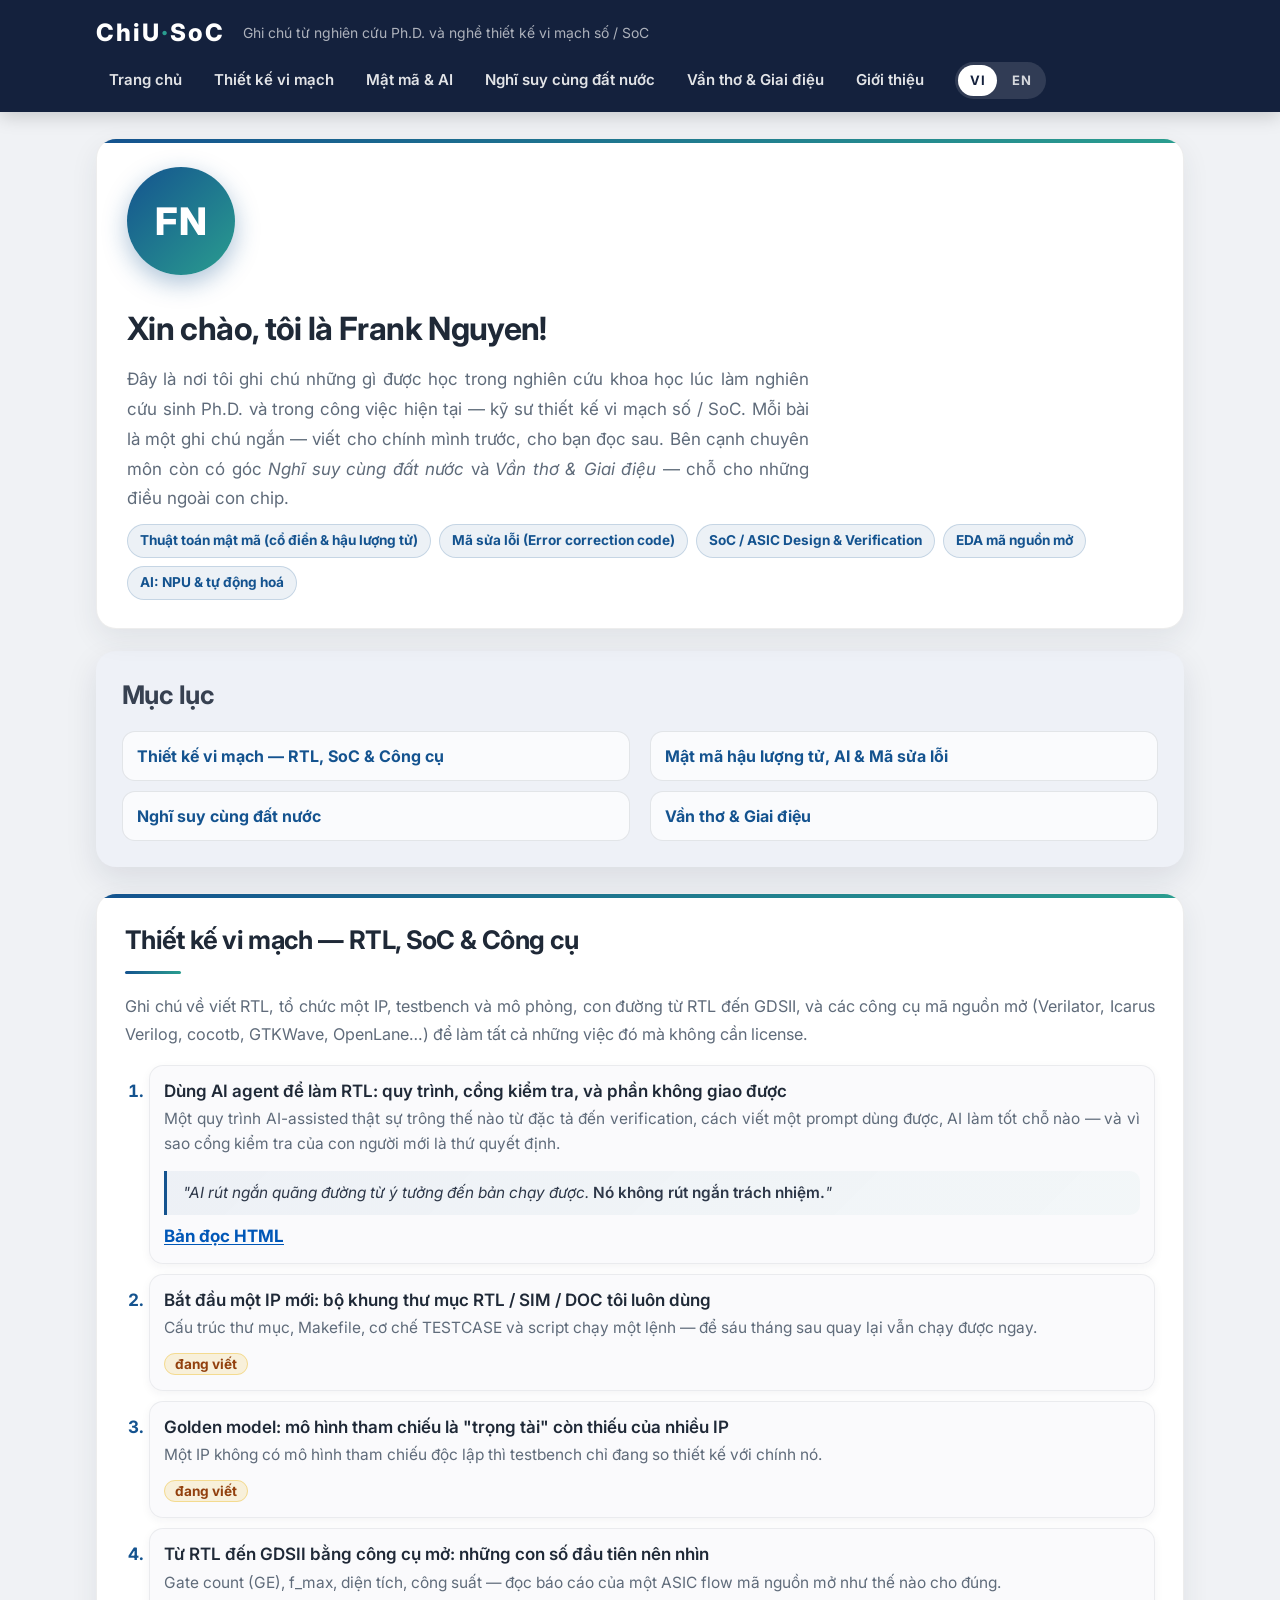
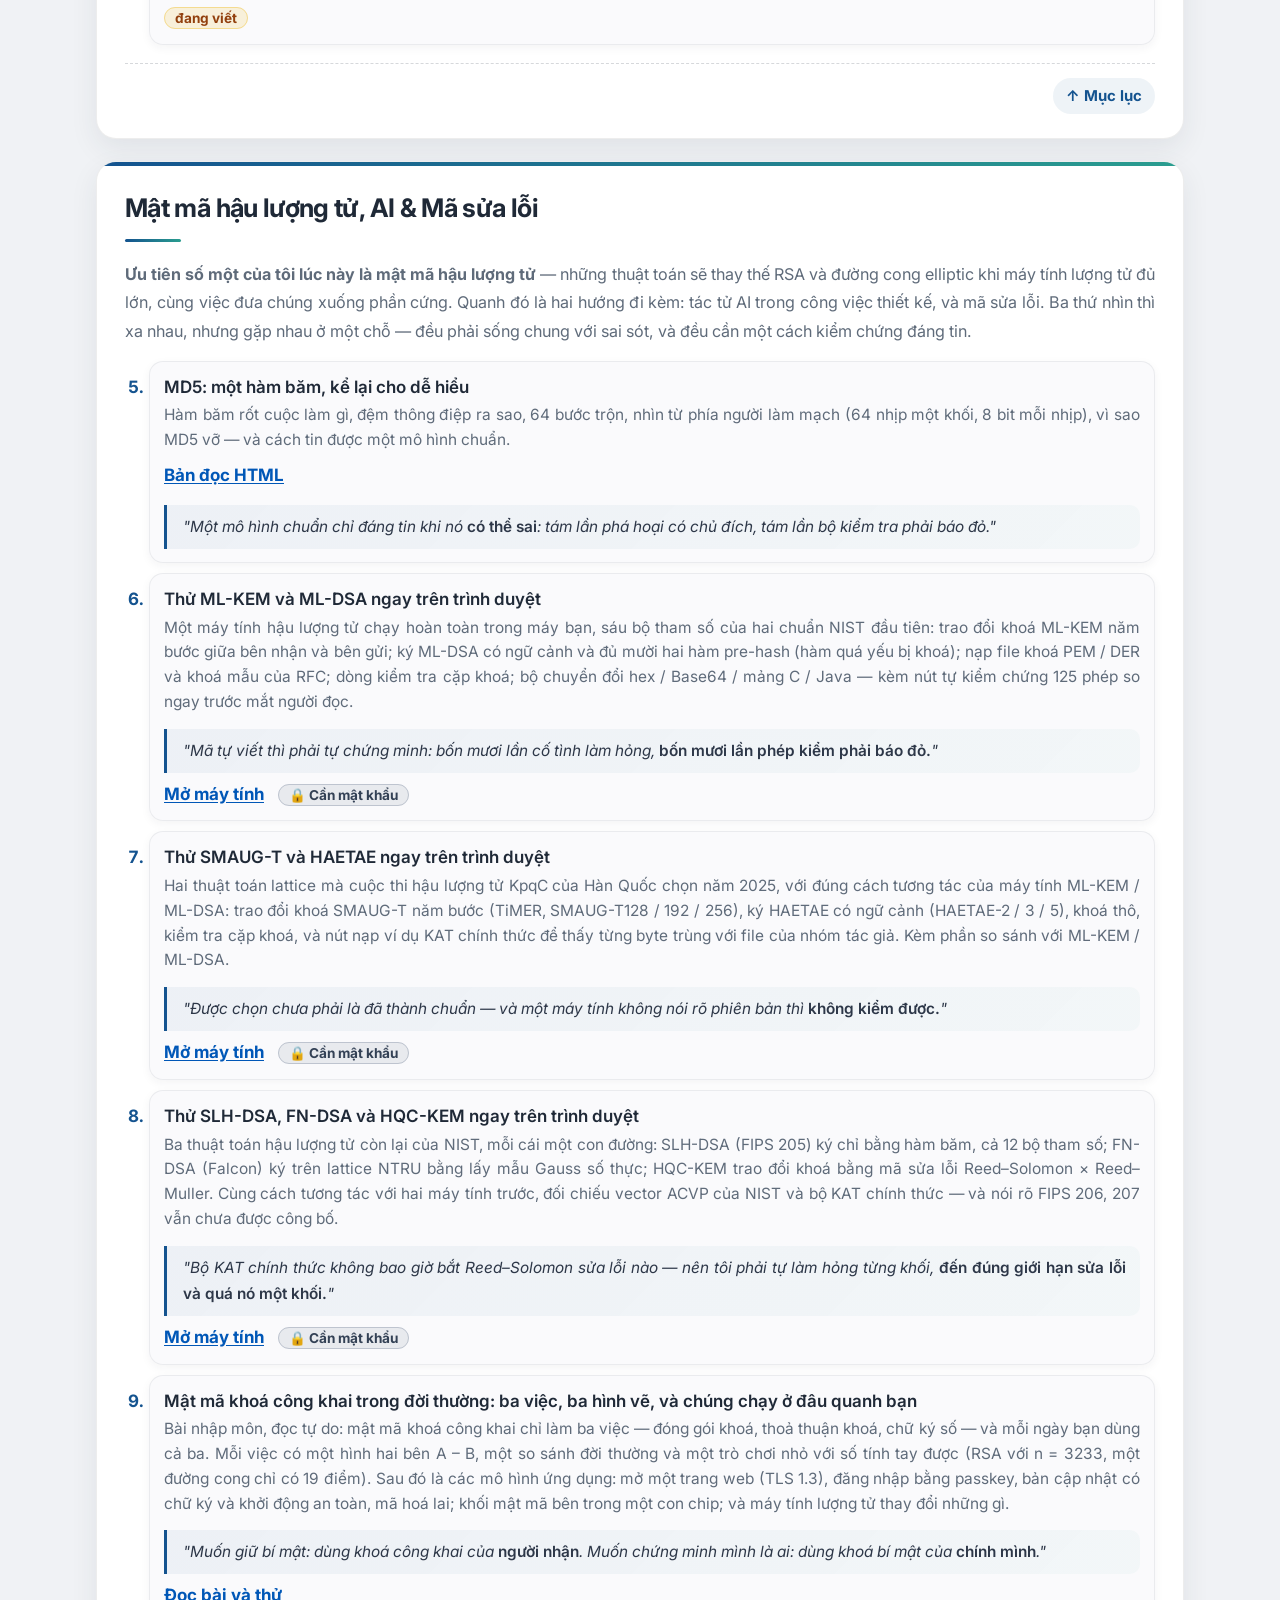
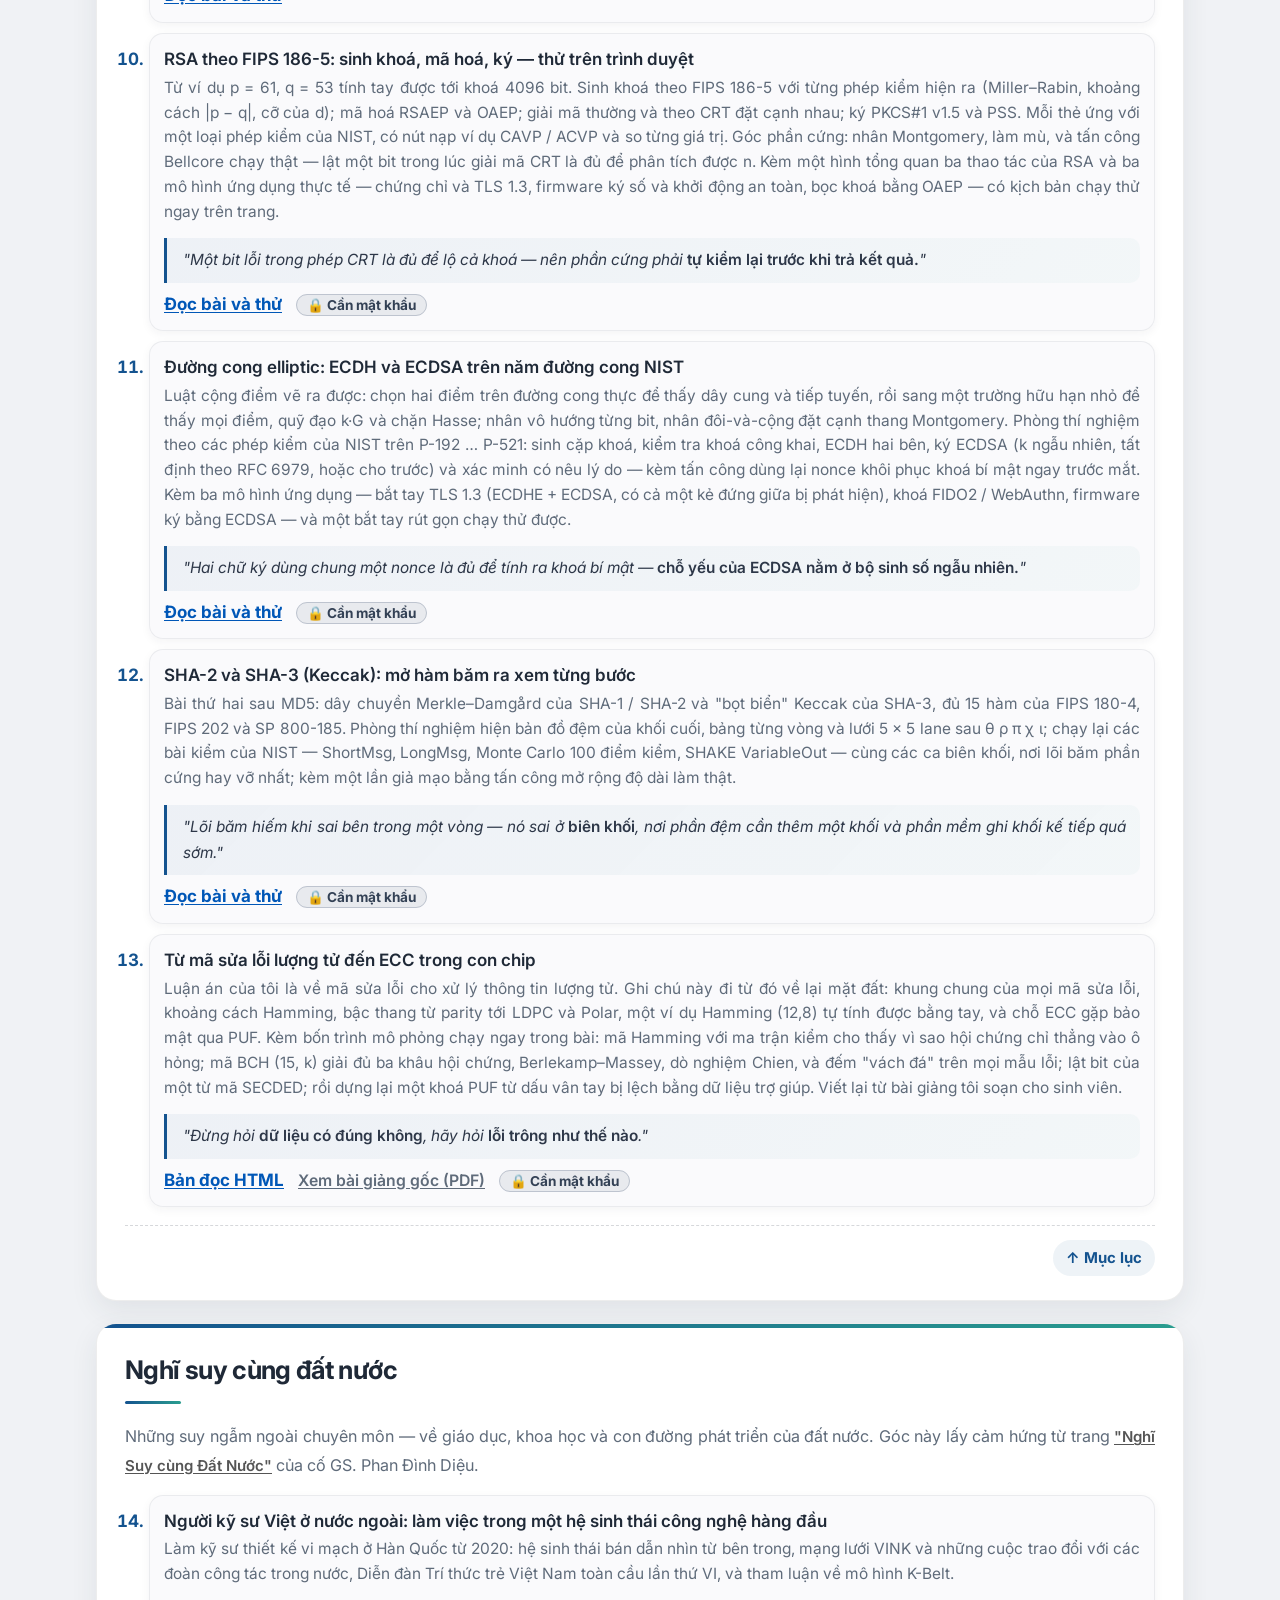
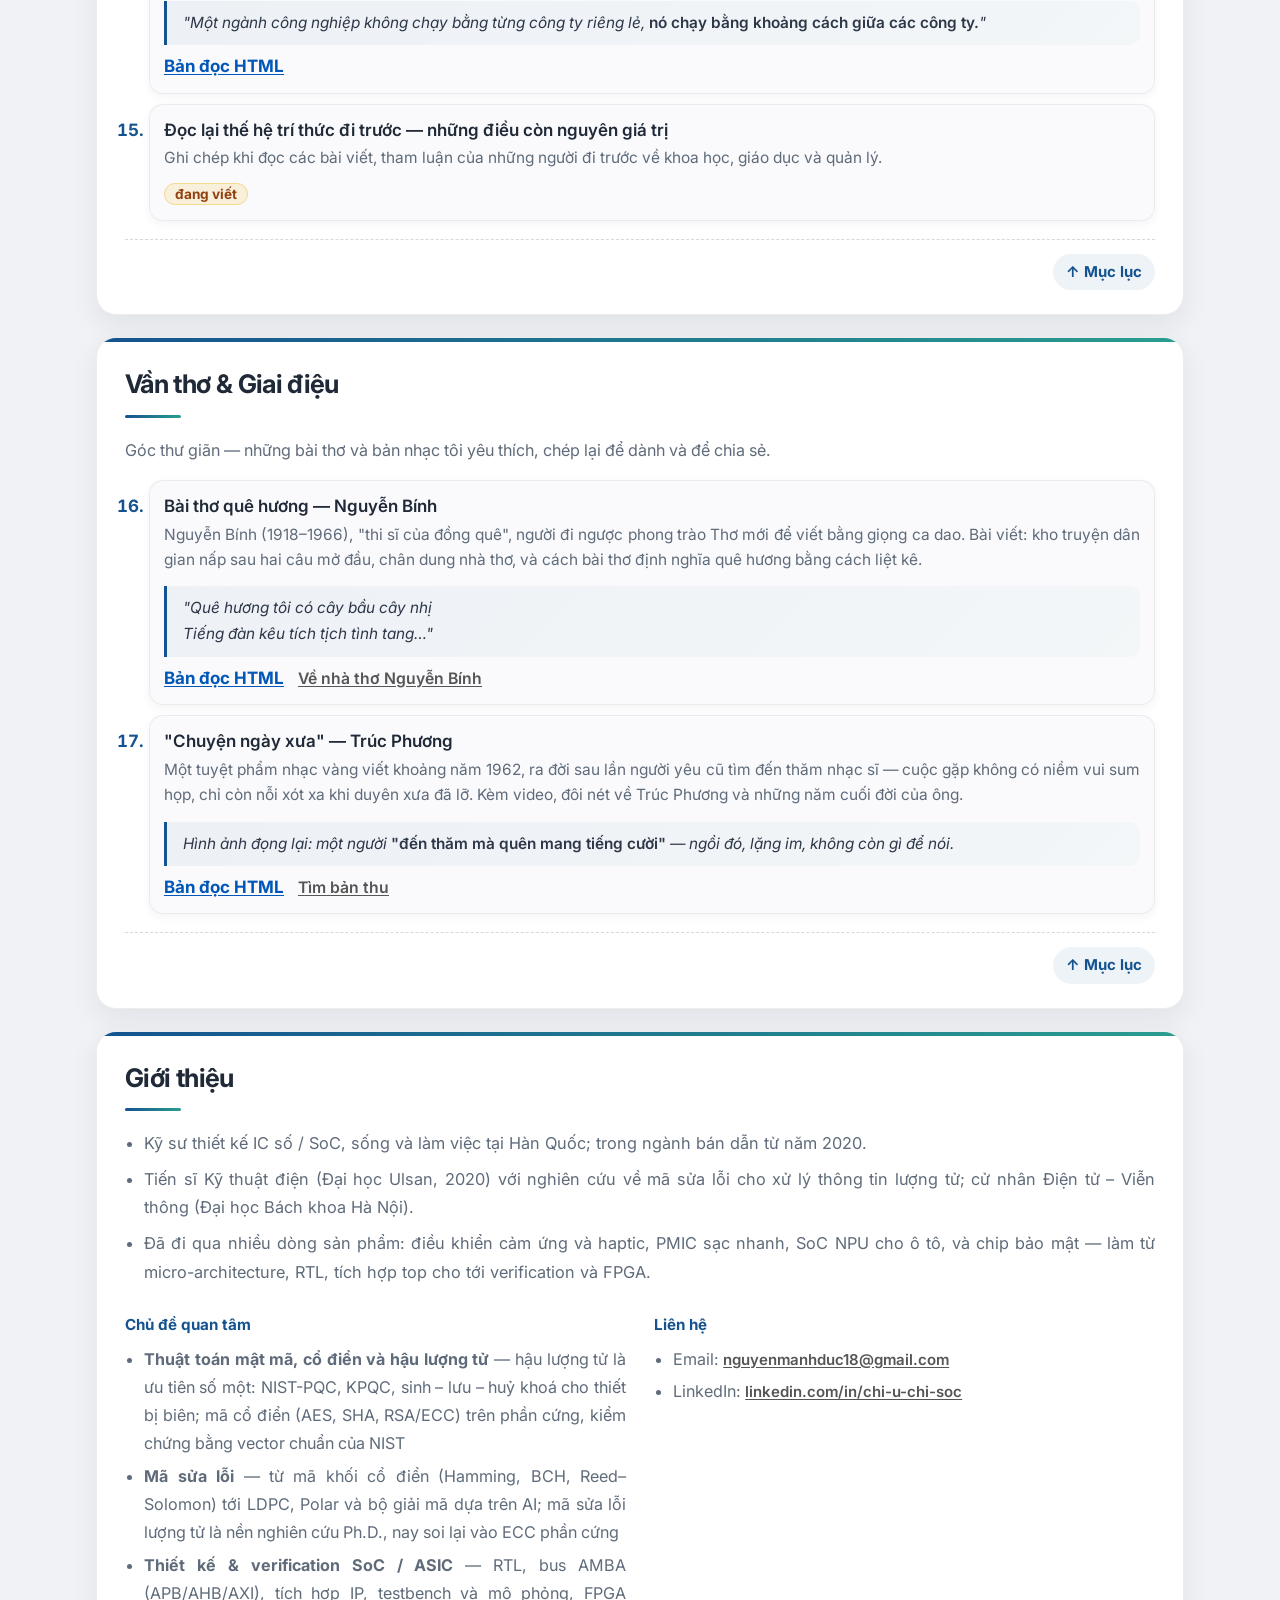
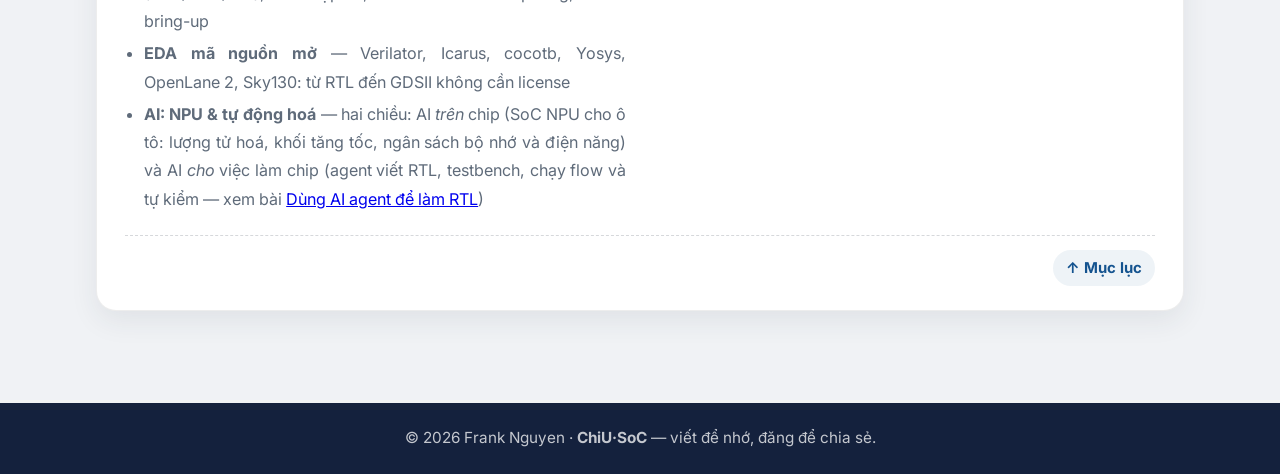
<file: index.html>
<!DOCTYPE html>
<html lang="vi" data-lang="vi"
      data-title-vi="ChiU-SoC — Ghi chú từ nghiên cứu Ph.D. và nghề thiết kế vi mạch số / SoC"
      data-title-en="ChiU-SoC — Notes from Ph.D. research and digital IC / SoC design">
<head>
<meta charset="utf-8"/>
<meta name="viewport" content="width=device-width, initial-scale=1.0"/>
<title>ChiU-SoC — Ghi chú từ nghiên cứu Ph.D. và nghề thiết kế vi mạch số / SoC</title>
<meta name="description" content="Trang cá nhân của Frank Nguyen — ghi chú những gì học được khi làm nghiên cứu sinh Ph.D. và trong công việc kỹ sư thiết kế vi mạch số / SoC: thuật toán mật mã (cổ điển và hậu lượng tử), mã sửa lỗi, thiết kế và verification SoC / ASIC, EDA mã nguồn mở, AI (NPU và tự động hoá). Personal notes from Ph.D. research and digital IC / SoC design work: cryptographic algorithms (classical and post-quantum), error correction, SoC / ASIC design and verification, open-source EDA, AI (NPU and automation)."/>
<link rel="preconnect" href="https://fonts.googleapis.com"/>
<link rel="preconnect" href="https://fonts.gstatic.com" crossorigin/>
<link href="https://fonts.googleapis.com/css2?family=Inter:ital,wght@0,400;0,600;0,700;0,800;1,400&amp;display=swap" rel="stylesheet"/>
<style>
:root{
  --accent:  #14538f;   /* xanh chip */
  --accent2: #2a9d8f;   /* xanh ngọc */
  --text:    #1f2937;
  --muted:   #5f6b7a;
  --border:  #e6e6e6;
  --shadow:  0 10px 28px rgba(36,49,66,.08);
  --radius:  20px;
  --max-w:   min(1100px, calc(100vw - 44px));
}
*{ box-sizing:border-box; }
html{ scroll-behavior:smooth; scroll-padding-top:92px; }
body{
  margin:0;
  background:#f0f2f5;
  font-family:"Inter",Arial,sans-serif;
  font-size:17px; line-height:1.75;
  color:var(--text); -webkit-font-smoothing:antialiased;
  counter-reset: artnum;
}

/* ===== Song ngữ / bilingual: chỉ hiện ngôn ngữ đang chọn ===== */
html[data-lang="vi"] [lang="en"]{ display:none; }
html[data-lang="en"] [lang="vi"]{ display:none; }

/* ===== Header ===== */
header{
  position:sticky; top:0; z-index:100;
  background:#14213d; color:#fff;
  box-shadow:0 4px 18px rgba(0,0,0,.18);
}
.header-inner{
  max-width:var(--max-w); margin:0 auto; padding:12px 6px;
  display:flex; flex-wrap:wrap; align-items:center; gap:6px 18px;
}
.site-title{ font-size:24px; font-weight:800; letter-spacing:2px; }
.site-title a{ color:#fff; text-decoration:none; }
.site-title .dot{ color:var(--accent2); }
.site-tag{ font-size:.82em; color:rgba(255,255,255,.65); font-weight:400; margin-right:auto; }
nav ul{ list-style:none; display:flex; flex-wrap:wrap; gap:2px 6px; margin:0; padding:0; }
nav a{
  display:block; color:rgba(255,255,255,.88); text-decoration:none;
  font-size:15px; font-weight:600; padding:7px 13px; border-radius:999px;
  transition:background .15s;
}
nav a:hover{ background:rgba(255,255,255,.12); }
.lang-switch{
  display:flex; gap:3px; background:rgba(255,255,255,.12);
  padding:3px; border-radius:999px; flex:0 0 auto;
}
.lang-btn{
  border:0; background:transparent; color:rgba(255,255,255,.8);
  font:inherit; font-size:13px; font-weight:700; letter-spacing:.04em;
  padding:4px 12px; border-radius:999px; cursor:pointer;
  transition:background .15s,color .15s;
}
.lang-btn:hover{ color:#fff; }
.lang-btn[aria-pressed="true"]{ background:#fff; color:#14213d; }
@media(max-width:640px){
  .site-title{ font-size:19px; letter-spacing:1px; }
  .site-tag{ display:none; }
  nav a{ font-size:14px; padding:6px 10px; }
}

/* ===== Page container ===== */
main{ max-width:var(--max-w); margin:0 auto; padding:0 6px 40px; }

/* ===== Hero / intro ===== */
.hero{
  background:#fff; border-radius:var(--radius);
  margin:26px auto 22px; padding:28px 30px;
  box-shadow:var(--shadow); border:1px solid rgba(230,230,230,.7);
  display:flex; gap:26px; align-items:center; flex-wrap:wrap;
  position:relative; overflow:hidden;
}
.hero::before{
  content:""; position:absolute; inset:0 0 auto 0; height:4px;
  background:linear-gradient(90deg,var(--accent),var(--accent2));
}
.avatar{
  flex:0 0 auto; width:108px; height:108px; border-radius:50%;
  background:linear-gradient(135deg,var(--accent),var(--accent2));
  color:#fff; display:flex; align-items:center; justify-content:center;
  font-size:38px; font-weight:800; letter-spacing:1px;
  box-shadow:0 8px 24px rgba(20,83,143,.35);
}
.hero h1{ font-size:clamp(1.4rem,3vw,2rem); margin:0 0 8px; letter-spacing:-.02em; }
.hero p{ margin:0 0 10px; color:var(--muted); max-width:62ch; }
.hero-chips{ display:flex; flex-wrap:wrap; gap:8px; margin-top:4px; }
.chip{
  font-size:.8em; font-weight:700; color:var(--accent);
  background:rgba(20,83,143,.08); border:1px solid rgba(20,83,143,.18);
  padding:4px 12px; border-radius:999px;
}

/* ===== TOC ===== */
.toc-wrap{
  background:#eef1f7; border-radius:var(--radius);
  padding:22px 26px 26px; margin:20px auto 26px;
  box-shadow:0 12px 32px rgba(20,33,61,.10);
}
.toc-wrap h2{
  font-size:clamp(1.3rem,2vw,1.6rem); color:#374151;
  margin:0 0 14px; letter-spacing:-.02em;
}
.toc-wrap ul{
  display:grid; grid-template-columns:repeat(2,1fr);
  gap:10px 20px; list-style:none; padding:0; margin:0;
}
@media(max-width:640px){ .toc-wrap ul{ grid-template-columns:1fr; } }
.toc-wrap a{
  display:block; color:var(--accent);
  text-decoration:none; padding:10px 14px;
  border-radius:13px; background:rgba(255,255,255,.70);
  border:1px solid rgba(55,65,81,.12); font-size:1rem; font-weight:700;
  transition:transform .15s,background .15s;
}
.toc-wrap a:hover{ transform:translateY(-2px); background:rgba(255,255,255,.95); }

/* ===== Section cards ===== */
.entry{
  background:#fff; border-radius:var(--radius); padding:24px 28px;
  margin:22px auto; box-shadow:var(--shadow);
  border:1px solid rgba(230,230,230,.7);
  position:relative; overflow:hidden;
}
.entry::before{
  content:""; position:absolute; inset:0 0 auto 0; height:4px;
  background:linear-gradient(90deg,var(--accent),var(--accent2));
}
.entry h2{
  font-size:clamp(1.2rem,2vw,1.6rem); color:var(--text);
  margin:0 0 18px; letter-spacing:-.025em;
}
.entry h2::after{
  content:""; display:block; width:56px; height:3px;
  margin-top:8px; border-radius:999px;
  background:linear-gradient(90deg,var(--accent),var(--accent2));
}
.entry > p{ color:var(--muted); font-size:.95em; margin:0 0 16px; }

/* ===== Article list — numbered continuously across sections ===== */
.art-list{ list-style:none; padding-left:1.5rem; margin:0; }
.art-item{
  counter-increment: artnum;
  padding:11px 14px; margin-bottom:10px;
  background:rgba(250,250,252,.9);
  border:1px solid rgba(31,41,55,.07); border-radius:14px;
  box-shadow:0 3px 10px rgba(36,49,66,.05);
}
.art-item::marker{ content: counter(artnum) ". "; color:var(--accent); font-weight:700; }
.art-item:last-child{ margin-bottom:0; }
.art-title{ font-weight:600; color:var(--text); line-height:1.45; margin-bottom:4px; }
.art-desc{ font-size:.91em; color:var(--muted); margin:4px 0 8px; line-height:1.6; }
.art-links{
  list-style:none; padding:0; margin:7px 0 0;
  display:flex; flex-wrap:wrap; gap:6px 14px; align-items:center;
}
.art-links li{ display:inline; }
.link-html{ color:#0057b7; font-weight:700; text-decoration:underline; text-underline-offset:2px; }
.link-html:hover{ color:#003d8f; }
.link-pdf{ color:var(--muted); font-weight:600; text-decoration:underline; text-underline-offset:2px; font-size:.93em; }
.link-pdf:hover{ color:var(--text); }
.link-ext{ color:#555; font-size:.93em; font-weight:600; text-decoration:underline; text-underline-offset:2px; }
.wip{
  font-size:.8em; font-weight:700; color:#92400e;
  background:rgba(234,179,8,.14); border:1px solid rgba(234,179,8,.35);
  padding:2px 10px; border-radius:999px;
}
.locked{
  font-size:.8em; font-weight:700; color:#334155;
  background:rgba(100,116,139,.12); border:1px solid rgba(100,116,139,.32);
  padding:2px 10px; border-radius:999px; white-space:nowrap;
}

/* ===== Pull-quotes ===== */
.art-quotes{ margin:14px 0 2px; display:flex; flex-direction:column; gap:9px; }
.art-quote{
  border-left:3px solid var(--accent);
  padding:9px 14px 9px 16px;
  background:linear-gradient(135deg, rgba(20,83,143,.055), rgba(42,157,143,.035));
  border-radius:0 10px 10px 0;
  font-size:.905em; line-height:1.7; color:#2d3748; font-style:italic;
}
.art-quote em{ font-style:normal; font-weight:600; }

/* ===== Note callout ===== */
.note{
  background:rgba(234,179,8,.1); border:1px solid rgba(234,179,8,.3);
  padding:13px 16px; border-radius:12px; margin:12px 0; font-size:.93em; line-height:1.65;
}
.note h3{ margin:0 0 6px; font-size:.78rem; text-transform:uppercase; letter-spacing:.1em; color:var(--muted); }

/* ===== Back to TOC ===== */
.back-to-toc{
  margin-top:1.1rem; padding-top:.9rem;
  border-top:1px dashed rgba(31,41,55,.18); text-align:right;
}
.back-to-toc a{
  display:inline-block; color:var(--accent);
  font-weight:700; font-size:.88em; text-decoration:none;
  padding:5px 13px; background:rgba(20,83,143,.07);
  border-radius:999px; transition:background .15s;
}
.back-to-toc a:hover{ background:rgba(20,83,143,.14); }

/* ===== About ===== */
.bio{ margin:0 0 18px; padding-left:1.2rem; color:var(--muted); font-size:.96em; }
.bio li{ margin-bottom:7px; }
.bio em{ font-style:normal; font-weight:600; color:var(--text); }
.about-grid{ display:grid; grid-template-columns:1fr 1fr; gap:10px 28px; }
@media(max-width:640px){ .about-grid{ grid-template-columns:1fr; } }
.about-grid h3{ font-size:.95rem; margin:8px 0 6px; color:var(--accent); }
.about-grid ul{ margin:0; padding-left:1.2rem; font-size:.95em; color:var(--muted); }
.about-grid li{ margin-bottom:4px; }

/* ===== Footer ===== */
footer{
  background:#14213d; color:rgba(255,255,255,.75);
  text-align:center; padding:22px 16px; font-size:.9em; margin-top:30px;
}
footer a{ color:#8fd3cb; text-decoration:none; font-weight:600; }
footer a:hover{ text-decoration:underline; }
/* ==== house-format v1 — bilingual-personal-site skill, scripts/house-format.css. Prose is justified on every page.
     Do not edit this block in a page: edit the skill's copy, re-run apply_format.py; check_site.py fails a page whose
     block differs. ==== */
main p, main li, main blockquote, main dd, main .art-desc, main .art-quote{ text-align:justify; text-justify:inter-word; hyphens:auto; }
main .refs li, main .art-links li, main .songlist li, main .toc-wrap li, main .listen p, main .pair li, main .result li, main table p, main table li{ text-align:left; hyphens:manual; }
main .poem-credit, main .video-cap, main figcaption p, main figcaption li{ text-align:center; hyphens:manual; }
main code, main pre, main kbd, main samp, main a{ hyphens:manual; }
/* ==== /house-format ==== */
</style>
</head>
<body>

<header>
  <div class="header-inner">
    <div class="site-title"><a href="index.html">ChiU<span class="dot">·</span>SoC</a></div>
    <div class="site-tag">
      <span lang="vi">Ghi chú từ nghiên cứu Ph.D. và nghề thiết kế vi mạch số / SoC</span>
      <span lang="en">Notes from Ph.D. research and digital IC / SoC design</span>
    </div>
    <nav>
      <ul>
        <li><a href="index.html"><span lang="vi">Trang chủ</span><span lang="en">Home</span></a></li>
        <li><a href="#s1"><span lang="vi">Thiết kế vi mạch</span><span lang="en">Chip design</span></a></li>
        <li><a href="#s2"><span lang="vi">Mật mã &amp; AI</span><span lang="en">Cryptography &amp; AI</span></a></li>
        <li><a href="#s3"><span lang="vi">Nghĩ suy cùng đất nước</span><span lang="en">Thoughts on our country</span></a></li>
        <li><a href="#s4"><span lang="vi">Vần thơ &amp; Giai điệu</span><span lang="en">Poetry &amp; Melody</span></a></li>
        <li><a href="#about"><span lang="vi">Giới thiệu</span><span lang="en">About</span></a></li>
      </ul>
    </nav>
    <div class="lang-switch" role="group" aria-label="Language / Ngôn ngữ">
      <button type="button" class="lang-btn" data-lang="vi" aria-pressed="true">VI</button>
      <button type="button" class="lang-btn" data-lang="en" aria-pressed="false">EN</button>
    </div>
  </div>
</header>

<main>

<!-- ===== Hero ===== -->
<section class="hero">
  <div class="avatar">FN</div>
  <div>
    <h1><span lang="vi">Xin chào, tôi là Frank Nguyen!</span><span lang="en">Hello, I am Frank Nguyen!</span></h1>
    <p lang="vi">Đây là nơi tôi ghi chú những gì được học trong nghiên cứu khoa học lúc làm nghiên cứu
       sinh Ph.D. và trong công việc hiện tại — kỹ sư thiết kế vi mạch số / SoC.
       Mỗi bài là một ghi chú ngắn — viết cho chính mình trước, cho bạn đọc sau.
       Bên cạnh chuyên môn còn có góc <em>Nghĩ suy cùng đất nước</em> và
       <em>Vần thơ &amp; Giai điệu</em> — chỗ cho những điều ngoài con chip.</p>
    <p lang="en">This is where I keep notes on what I learned doing research as a Ph.D. student
       and what I learn now in my work as a digital IC / SoC design engineer.
       Each entry is a short note — written for myself first, for the reader second.
       Beyond the technical work there is also <em>Thoughts on our country</em> and
       <em>Poetry &amp; Melody</em> — room for the things outside the chip.</p>
    <div class="hero-chips">
      <span class="chip"><span lang="vi">Thuật toán mật mã (cổ điển &amp; hậu lượng tử)</span><span lang="en">Cryptographic algorithms (classical &amp; post-quantum)</span></span>
      <span class="chip"><span lang="vi">Mã sửa lỗi (Error correction code)</span><span lang="en">Error correction code</span></span>
      <span class="chip">SoC / ASIC Design &amp; Verification</span>
      <span class="chip"><span lang="vi">EDA mã nguồn mở</span><span lang="en">Open-source EDA</span></span>
      <span class="chip"><span lang="vi">AI: NPU &amp; tự động hoá</span><span lang="en">AI: NPU &amp; automation</span></span>
    </div>
  </div>
</section>

<!-- ===== TOC ===== -->
<div class="toc-wrap" id="toc">
  <h2><span lang="vi">Mục lục</span><span lang="en">Contents</span></h2>
  <ul>
    <li><a href="#s1"><span lang="vi">Thiết kế vi mạch — RTL, SoC &amp; Công cụ</span><span lang="en">Chip design — RTL, SoC &amp; tools</span></a></li>
    <li><a href="#s2"><span lang="vi">Mật mã hậu lượng tử, AI &amp; Mã sửa lỗi</span><span lang="en">Post-Quantum Cryptography, AI &amp; Error-Correcting Codes</span></a></li>
    <li><a href="#s3"><span lang="vi">Nghĩ suy cùng đất nước</span><span lang="en">Thoughts on our country</span></a></li>
    <li><a href="#s4"><span lang="vi">Vần thơ &amp; Giai điệu</span><span lang="en">Poetry &amp; Melody</span></a></li>
  </ul>
</div>


<!-- ===== Section 1 ===== -->
<section class="entry" id="s1">
<h2><span lang="vi">Thiết kế vi mạch — RTL, SoC &amp; Công cụ</span><span lang="en">Chip design — RTL, SoC &amp; tools</span></h2>
<p lang="vi">Ghi chú về viết RTL, tổ chức một IP, testbench và mô phỏng, con đường từ RTL đến GDSII,
   và các công cụ mã nguồn mở (Verilator, Icarus Verilog, cocotb, GTKWave, OpenLane…)
   để làm tất cả những việc đó mà không cần license.</p>
<p lang="en">Notes on writing RTL, organising an IP, testbenches and simulation, the road from
   RTL to GDSII, and the open-source tools (Verilator, Icarus Verilog, cocotb, GTKWave,
   OpenLane…) that do all of it without a licence.</p>
<ol class="art-list">
<li class="art-item">
    <div class="art-title">
      <span lang="vi">Dùng AI agent để làm RTL: quy trình, cổng kiểm tra, và phần không giao được</span>
      <span lang="en">Using AI agents for RTL: the flow, the gates, and the part you cannot delegate</span>
    </div>
    <div class="art-desc" lang="vi">Một quy trình AI-assisted thật sự trông thế nào từ đặc tả đến
      verification, cách viết một prompt dùng được, AI làm tốt chỗ nào — và vì sao cổng kiểm tra
      của con người mới là thứ quyết định.</div>
    <div class="art-desc" lang="en">What an AI-assisted flow really looks like from specification to
      verification, how to write a prompt that works, where the agent is genuinely good — and why the
      human review gates are what decide the outcome.</div>
    <div class="art-quotes">
      <div class="art-quote" lang="vi">"AI rút ngắn quãng đường từ ý tưởng đến bản chạy được.
        <em>Nó không rút ngắn trách nhiệm.</em>"</div>
      <div class="art-quote" lang="en">"An agent shortens the road from idea to something that runs.
        <em>It does not shorten responsibility.</em>"</div>
    </div>
    <ul class="art-links">
      <li><a class="link-html" href="posts/ai-agent-lam-rtl.html"><span lang="vi">Bản đọc HTML</span><span lang="en">Read in HTML</span></a></li>
    </ul>
  </li>
    <li class="art-item">
    <div class="art-title">
      <span lang="vi">Bắt đầu một IP mới: bộ khung thư mục RTL / SIM / DOC tôi luôn dùng</span>
      <span lang="en">Starting a new IP: the RTL / SIM / DOC skeleton I always use</span>
    </div>
    <div class="art-desc" lang="vi">Cấu trúc thư mục, Makefile, cơ chế TESTCASE và script chạy một lệnh —
      để sáu tháng sau quay lại vẫn chạy được ngay.</div>
    <div class="art-desc" lang="en">Directory layout, Makefile, the TESTCASE mechanism and a
      one-command run script — so that it still runs when you come back six months later.</div>
    <ul class="art-links">
      <li><span class="wip"><span lang="vi">đang viết</span><span lang="en">in progress</span></span></li>
    </ul>
  </li>
  <li class="art-item">
    <div class="art-title">
      <span lang="vi">Golden model: mô hình tham chiếu là "trọng tài" còn thiếu của nhiều IP</span>
      <span lang="en">Golden model: the reference model is the missing referee of many IPs</span>
    </div>
    <div class="art-desc" lang="vi">Một IP không có mô hình tham chiếu độc lập thì testbench
      chỉ đang so thiết kế với chính nó.</div>
    <div class="art-desc" lang="en">Without an independent reference model, a testbench is only
      comparing the design against itself.</div>
    <ul class="art-links">
      <li><span class="wip"><span lang="vi">đang viết</span><span lang="en">in progress</span></span></li>
    </ul>
  </li>
  <li class="art-item">
    <div class="art-title">
      <span lang="vi">Từ RTL đến GDSII bằng công cụ mở: những con số đầu tiên nên nhìn</span>
      <span lang="en">From RTL to GDSII with open tools: the first numbers worth reading</span>
    </div>
    <div class="art-desc" lang="vi">Gate count (GE), f_max, diện tích, công suất — đọc báo cáo của một
      ASIC flow mã nguồn mở như thế nào cho đúng.</div>
    <div class="art-desc" lang="en">Gate count (GE), f_max, area, power — how to read the reports of
      an open-source ASIC flow correctly.</div>
    <ul class="art-links">
      <li><span class="wip"><span lang="vi">đang viết</span><span lang="en">in progress</span></span></li>
    </ul>
  </li>
</ol>
<div class="back-to-toc"><a href="#toc"><span lang="vi">↑ Mục lục</span><span lang="en">↑ Contents</span></a></div>
</section>

<!-- ===== Section 2 ===== -->
<section class="entry" id="s2">
<h2><span lang="vi">Mật mã hậu lượng tử, AI &amp; Mã sửa lỗi</span><span lang="en">Post-Quantum Cryptography, AI &amp; Error-Correcting Codes</span></h2>
<p lang="vi"><strong>Ưu tiên số một của tôi lúc này là mật mã hậu lượng tử</strong> — những thuật
   toán sẽ thay thế RSA và đường cong elliptic khi máy tính lượng tử đủ lớn, cùng việc đưa chúng
   xuống phần cứng. Quanh đó là hai hướng đi kèm: tác tử AI trong công việc thiết kế, và mã sửa lỗi.
   Ba thứ nhìn thì xa nhau, nhưng gặp nhau ở một chỗ — đều phải sống chung với sai sót, và đều cần
   một cách kiểm chứng đáng tin.</p>
<p lang="en"><strong>My first priority right now is post-quantum cryptography</strong> — the
   algorithms that will replace RSA and elliptic curves once quantum computers grow large enough,
   and the work of getting them into hardware. Around it sit two companion directions: AI agents in
   design work, and error-correcting codes. The three look unrelated, but they meet at the same
   place — each must live with errors, and each needs a way of checking that can be trusted.</p>
<ol class="art-list">
<li class="art-item">
    <div class="art-title">
      <span lang="vi">MD5: một hàm băm, kể lại cho dễ hiểu</span>
      <span lang="en">MD5: a hash function, explained the easy way</span>
    </div>
    <div class="art-desc" lang="vi">Hàm băm rốt cuộc làm gì, đệm thông điệp ra sao, 64 bước trộn,
      nhìn từ phía người làm mạch (64 nhịp một khối, 8 bit mỗi nhịp), vì sao MD5 vỡ — và cách
      tin được một mô hình chuẩn.</div>
    <div class="art-desc" lang="en">What a hash really does, how a message gets padded, the 64 mixing
      steps, the view from the hardware side (64 cycles a block, 8 bits a cycle), why MD5 broke —
      and how to trust a golden model.</div>
    <ul class="art-links">
      <li><a class="link-html" href="posts/md5-rfc1321.html"><span lang="vi">Bản đọc HTML</span><span lang="en">Read in HTML</span></a></li>
    </ul>
    <div class="art-quotes">
      <div class="art-quote" lang="vi">"Một mô hình chuẩn chỉ đáng tin khi nó <em>có thể sai</em>:
        tám lần phá hoại có chủ đích, tám lần bộ kiểm tra phải báo đỏ."</div>
      <div class="art-quote" lang="en">"A golden model earns trust only when it <em>can fail</em>:
        eight deliberate acts of sabotage, eight red test runs."</div>
    </div>
  </li>
    <li class="art-item">
    <div class="art-title">
      <span lang="vi">Thử ML-KEM và ML-DSA ngay trên trình duyệt</span>
      <span lang="en">Try ML-KEM and ML-DSA in your browser</span>
    </div>
    <div class="art-desc" lang="vi">Một máy tính hậu lượng tử chạy hoàn toàn trong máy bạn, sáu bộ
      tham số của hai chuẩn NIST đầu tiên: trao đổi khoá ML-KEM năm bước giữa bên nhận và bên gửi; ký
      ML-DSA có ngữ cảnh và đủ mười hai hàm pre-hash (hàm quá yếu bị khoá); nạp file khoá PEM / DER và
      khoá mẫu của RFC; dòng kiểm tra cặp khoá; bộ chuyển đổi hex / Base64 / mảng C / Java — kèm nút tự
      kiểm chứng 125 phép so ngay trước mắt người đọc.</div>
    <div class="art-desc" lang="en">A post-quantum calculator running entirely on your own machine,
      with all six parameter sets of the first two NIST standards: a five-step ML-KEM exchange between
      receiver and sender; ML-DSA signing with a context and all twelve pre-hash functions (weak ones
      locked); PEM / DER key files and the RFC example keys; a key-pair check; a hex / Base64 / C / Java
      converter — with a self-test that runs 125 comparisons in front of the reader.</div>
    <div class="art-quotes">
      <div class="art-quote" lang="vi">"Mã tự viết thì phải tự chứng minh: bốn mươi lần cố tình làm hỏng,
        <em>bốn mươi lần phép kiểm phải báo đỏ.</em>"</div>
      <div class="art-quote" lang="en">"Hand-written code has to prove itself: forty deliberate breakages,
        <em>forty red test runs.</em>"</div>
    </div>
    <ul class="art-links">
      <li><a class="link-html" href="posts/pqc-calculator.html"><span lang="vi">Mở máy tính</span><span lang="en">Open the calculator</span></a></li>
    
      <li><span class="locked" title="Trang này cần mật khẩu"><span lang="vi">🔒 Cần mật khẩu</span><span lang="en">🔒 Password required</span></span></li>
    </ul>
  </li>
  <li class="art-item">
    <div class="art-title">
      <span lang="vi">Thử SMAUG-T và HAETAE ngay trên trình duyệt</span>
      <span lang="en">Try SMAUG-T and HAETAE in your browser</span>
    </div>
    <div class="art-desc" lang="vi">Hai thuật toán lattice mà cuộc thi hậu lượng tử KpqC của Hàn Quốc chọn năm 2025,
      với đúng cách tương tác của máy tính ML-KEM / ML-DSA: trao đổi khoá SMAUG-T năm bước (TiMER, SMAUG-T128 / 192 /
      256), ký HAETAE có ngữ cảnh (HAETAE-2 / 3 / 5), khoá thô, kiểm tra cặp khoá, và nút nạp ví dụ KAT chính thức
      để thấy từng byte trùng với file của nhóm tác giả. Kèm phần so sánh với ML-KEM / ML-DSA.</div>
    <div class="art-desc" lang="en">The two lattice algorithms South Korea's KpqC post-quantum competition selected in
      2025, with the same interaction as the ML-KEM / ML-DSA calculator: a five-step SMAUG-T key exchange (TiMER,
      SMAUG-T128 / 192 / 256), HAETAE signing with a context (HAETAE-2 / 3 / 5), raw keys, a key-pair check, and a
      button that loads the official KAT example so you can watch every byte match the authors' file. With a
      comparison against ML-KEM / ML-DSA.</div>
    <div class="art-quotes">
      <div class="art-quote" lang="vi">"Được chọn chưa phải là đã thành chuẩn — và một máy tính không nói rõ phiên bản
        thì <em>không kiểm được.</em>"</div>
      <div class="art-quote" lang="en">"Selected is not yet standardised — and a calculator that does not state its
        version <em>cannot be checked.</em>"</div>
    </div>
    <ul class="art-links">
      <li><a class="link-html" href="posts/kpqc-calculator.html"><span lang="vi">Mở máy tính</span><span lang="en">Open the calculator</span></a></li>
    
      <li><span class="locked" title="Trang này cần mật khẩu"><span lang="vi">🔒 Cần mật khẩu</span><span lang="en">🔒 Password required</span></span></li>
    </ul>
  </li>
  <li class="art-item">
    <div class="art-title">
      <span lang="vi">Thử SLH-DSA, FN-DSA và HQC-KEM ngay trên trình duyệt</span>
      <span lang="en">Try SLH-DSA, FN-DSA and HQC-KEM in your browser</span>
    </div>
    <div class="art-desc" lang="vi">Ba thuật toán hậu lượng tử còn lại của NIST, mỗi cái một con đường: SLH-DSA (FIPS 205)
      ký chỉ bằng hàm băm, cả 12 bộ tham số; FN-DSA (Falcon) ký trên lattice NTRU bằng lấy mẫu Gauss số thực; HQC-KEM trao đổi
      khoá bằng mã sửa lỗi Reed–Solomon × Reed–Muller. Cùng cách tương tác với hai máy tính trước, đối chiếu vector ACVP của
      NIST và bộ KAT chính thức — và nói rõ FIPS 206, 207 vẫn chưa được công bố.</div>
    <div class="art-desc" lang="en">NIST's three other post-quantum algorithms, each taking its own road: SLH-DSA (FIPS 205)
      signs with hash functions alone, all 12 parameter sets; FN-DSA (Falcon) signs on NTRU lattices with floating-point
      Gaussian sampling; HQC-KEM exchanges keys with a Reed–Solomon × Reed–Muller error-correcting code. Same interaction as the
      two earlier calculators, checked against NIST's ACVP vectors and the official KATs — and plain that FIPS 206 and 207
      have not been published yet.</div>
    <div class="art-quotes">
      <div class="art-quote" lang="vi">"Bộ KAT chính thức không bao giờ bắt Reed–Solomon sửa lỗi nào — nên tôi phải tự làm hỏng
        từng khối, <em>đến đúng giới hạn sửa lỗi và quá nó một khối.</em>"</div>
      <div class="art-quote" lang="en">"The official KAT never makes Reed–Solomon correct a thing — so I had to break the blocks
        myself, <em>up to the correction limit and one block past it.</em>"</div>
    </div>
    <ul class="art-links">
      <li><a class="link-html" href="posts/nist-205-206-207-calculator.html"><span lang="vi">Mở máy tính</span><span lang="en">Open the calculator</span></a></li>
    
      <li><span class="locked" title="Trang này cần mật khẩu"><span lang="vi">🔒 Cần mật khẩu</span><span lang="en">🔒 Password required</span></span></li>
    </ul>
  </li>
  <li class="art-item">
    <div class="art-title">
      <span lang="vi">Mật mã khoá công khai trong đời thường: ba việc, ba hình vẽ, và chúng chạy ở đâu quanh bạn</span>
      <span lang="en">Public-key cryptography in everyday life: three jobs, three pictures, and where they run around you</span>
    </div>
    <div class="art-desc" lang="vi">Bài nhập môn, đọc tự do: mật mã khoá công khai chỉ làm ba việc — đóng gói khoá, thoả
      thuận khoá, chữ ký số — và mỗi ngày bạn dùng cả ba. Mỗi việc có một hình hai bên A – B, một so sánh đời thường và
      một trò chơi nhỏ với số tính tay được (RSA với n = 3233, một đường cong chỉ có 19 điểm). Sau đó là các mô hình ứng
      dụng: mở một trang web (TLS 1.3), đăng nhập bằng passkey, bản cập nhật có chữ ký và khởi động an toàn, mã hoá lai;
      khối mật mã bên trong một con chip; và máy tính lượng tử thay đổi những gì.</div>
    <div class="art-desc" lang="en">A free-to-read primer: public-key cryptography does only three jobs — key
      encapsulation, key agreement, digital signatures — and you use all three every day. Each job gets an A – B
      picture, an everyday comparison and a small toy with numbers you can check by hand (RSA with n = 3233, a curve with
      only 19 points). Then the application models: opening a website (TLS 1.3), signing in with a passkey, signed
      updates and secure boot, hybrid encryption; the crypto block inside a chip; and what quantum computers change.</div>
    <div class="art-quotes">
      <div class="art-quote" lang="vi">"Muốn giữ bí mật: dùng khoá công khai của <em>người nhận</em>. Muốn chứng minh
        mình là ai: dùng khoá bí mật của <em>chính mình</em>."</div>
      <div class="art-quote" lang="en">"To keep a secret, use the <em>receiver's</em> public key. To prove who you are,
        use <em>your own</em> secret key."</div>
    </div>
    <ul class="art-links">
      <li><a class="link-html" href="posts/mat-ma-khoa-cong-khai-ba-viec.html"><span lang="vi">Đọc bài và thử</span><span lang="en">Read and try it</span></a></li>
    </ul>
  </li>
  <li class="art-item">
    <div class="art-title">
      <span lang="vi">RSA theo FIPS 186-5: sinh khoá, mã hoá, ký — thử trên trình duyệt</span>
      <span lang="en">RSA under FIPS 186-5: key generation, encryption, signatures — in your browser</span>
    </div>
    <div class="art-desc" lang="vi">Từ ví dụ p = 61, q = 53 tính tay được tới khoá 4096 bit. Sinh khoá theo FIPS 186-5 với
      từng phép kiểm hiện ra (Miller–Rabin, khoảng cách |p − q|, cỡ của d); mã hoá RSAEP và OAEP; giải mã thường và theo
      CRT đặt cạnh nhau; ký PKCS#1 v1.5 và PSS. Mỗi thẻ ứng với một loại phép kiểm của NIST, có nút nạp ví dụ CAVP / ACVP
      và so từng giá trị. Góc phần cứng: nhân Montgomery, làm mù, và tấn công Bellcore chạy thật — lật một bit trong lúc
      giải mã CRT là đủ để phân tích được n. Kèm một hình tổng quan ba thao tác của RSA và ba mô hình ứng dụng thực
      tế — chứng chỉ và TLS 1.3, firmware ký số và khởi động an toàn, bọc khoá bằng OAEP — có kịch bản chạy thử ngay trên
      trang.</div>
    <div class="art-desc" lang="en">From the hand-sized p = 61, q = 53 example up to 4096-bit keys. FIPS 186-5 key
      generation with every check on screen (Miller–Rabin, the |p − q| distance, the size of d); RSAEP and OAEP
      encryption; plain and CRT decryption side by side; PKCS#1 v1.5 and PSS signatures. Each tab is one kind of NIST test,
      with buttons that load CAVP / ACVP examples and compare every value. The hardware angle: Montgomery multiplication,
      blinding, and a live Bellcore attack — flipping one bit during CRT decryption is enough to factor n. Plus an overview of RSA's three operations in one figure and three
      real application models — certificates and TLS 1.3, signed firmware and secure boot, OAEP key wrapping — with
      scenarios you can run on the page.</div>
    <div class="art-quotes">
      <div class="art-quote" lang="vi">"Một bit lỗi trong phép CRT là đủ để lộ cả khoá — nên phần cứng phải
        <em>tự kiểm lại trước khi trả kết quả.</em>"</div>
      <div class="art-quote" lang="en">"One faulty bit in the CRT step is enough to give the whole key away — so hardware
        must <em>check its answer before releasing it.</em>"</div>
    </div>
    <ul class="art-links">
      <li><a class="link-html" href="posts/rsa-fips-186-5.html"><span lang="vi">Đọc bài và thử</span><span lang="en">Read and try it</span></a></li>
    
      <li><span class="locked" title="Trang này cần mật khẩu"><span lang="vi">🔒 Cần mật khẩu</span><span lang="en">🔒 Password required</span></span></li>
    </ul>
  </li>
  <li class="art-item">
    <div class="art-title">
      <span lang="vi">Đường cong elliptic: ECDH và ECDSA trên năm đường cong NIST</span>
      <span lang="en">Elliptic curves: ECDH and ECDSA on the five NIST curves</span>
    </div>
    <div class="art-desc" lang="vi">Luật cộng điểm vẽ ra được: chọn hai điểm trên đường cong thực để thấy dây cung và tiếp
      tuyến, rồi sang một trường hữu hạn nhỏ để thấy mọi điểm, quỹ đạo k·G và chặn Hasse; nhân vô hướng từng bit, nhân
      đôi-và-cộng đặt cạnh thang Montgomery. Phòng thí nghiệm theo các phép kiểm của NIST trên P-192 … P-521: sinh cặp
      khoá, kiểm tra khoá công khai, ECDH hai bên, ký ECDSA (k ngẫu nhiên, tất định theo RFC 6979, hoặc cho trước) và xác
      minh có nêu lý do — kèm tấn công dùng lại nonce khôi phục khoá bí mật ngay trước mắt. Kèm ba mô hình ứng dụng — bắt tay TLS 1.3 (ECDHE + ECDSA, có cả một kẻ
      đứng giữa bị phát hiện), khoá FIDO2 / WebAuthn, firmware ký bằng ECDSA — và một bắt tay rút gọn chạy thử được.</div>
    <div class="art-desc" lang="en">The point-addition law, drawn: pick two points on a real curve to see the chord and the
      tangent, then move to a small finite field to see every point, the k·G orbit and the Hasse bound; scalar
      multiplication bit by bit, double-and-add beside the Montgomery ladder. A lab built on NIST's tests over P-192 …
      P-521: key-pair generation, public-key validation, two-party ECDH, ECDSA signing (random k, deterministic per
      RFC 6979, or given) and verification with the reason — plus a nonce-reuse attack that recovers the private key in
      front of you. Plus three application models — the TLS 1.3 handshake (ECDHE + ECDSA, including a man-in-the-middle
      who gets caught), FIDO2 / WebAuthn keys, ECDSA-signed firmware — and a reduced handshake you can run.</div>
    <div class="art-quotes">
      <div class="art-quote" lang="vi">"Hai chữ ký dùng chung một nonce là đủ để tính ra khoá bí mật — <em>chỗ yếu của
        ECDSA nằm ở bộ sinh số ngẫu nhiên.</em>"</div>
      <div class="art-quote" lang="en">"Two signatures sharing one nonce are enough to compute the private key —
        <em>ECDSA's weak spot is its random number generator.</em>"</div>
    </div>
    <ul class="art-links">
      <li><a class="link-html" href="posts/ecdh-ecdsa-nist-curves.html"><span lang="vi">Đọc bài và thử</span><span lang="en">Read and try it</span></a></li>
    
      <li><span class="locked" title="Trang này cần mật khẩu"><span lang="vi">🔒 Cần mật khẩu</span><span lang="en">🔒 Password required</span></span></li>
    </ul>
  </li>
  <li class="art-item">
    <div class="art-title">
      <span lang="vi">SHA-2 và SHA-3 (Keccak): mở hàm băm ra xem từng bước</span>
      <span lang="en">SHA-2 and SHA-3 (Keccak): a hash function, opened up step by step</span>
    </div>
    <div class="art-desc" lang="vi">Bài thứ hai sau MD5: dây chuyền Merkle–Damgård của SHA-1 / SHA-2 và "bọt biển" Keccak
      của SHA-3, đủ 15 hàm của FIPS 180-4, FIPS 202 và SP 800-185. Phòng thí nghiệm hiện bản đồ đệm của khối cuối, bảng
      từng vòng và lưới 5 × 5 lane sau θ ρ π χ ι; chạy lại các bài kiểm của NIST — ShortMsg, LongMsg, Monte Carlo 100 điểm
      kiểm, SHAKE VariableOut — cùng các ca biên khối, nơi lõi băm phần cứng hay vỡ nhất; kèm một lần giả mạo bằng tấn
      công mở rộng độ dài làm thật.</div>
    <div class="art-desc" lang="en">Part two after MD5: the Merkle–Damgård chain of SHA-1 / SHA-2 and the Keccak "sponge"
      of SHA-3, all 15 functions of FIPS 180-4, FIPS 202 and SP 800-185. The lab shows the padding map of the last block,
      round-by-round tables and the 5 × 5 lane grid after θ ρ π χ ι; it re-runs NIST's tests — ShortMsg, LongMsg, the
      100-checkpoint Monte Carlo, SHAKE VariableOut — and the block-boundary cases where hardware hash cores break most
      often; plus a working length-extension forgery.</div>
    <div class="art-quotes">
      <div class="art-quote" lang="vi">"Lõi băm hiếm khi sai bên trong một vòng — nó sai ở <em>biên khối</em>, nơi phần
        đệm cần thêm một khối và phần mềm ghi khối kế tiếp quá sớm."</div>
      <div class="art-quote" lang="en">"A hash core rarely goes wrong inside a round — it goes wrong at <em>the block
        boundary</em>, where padding needs one more block and software writes the next block too early."</div>
    </div>
    <ul class="art-links">
      <li><a class="link-html" href="posts/sha2-sha3-keccak.html"><span lang="vi">Đọc bài và thử</span><span lang="en">Read and try it</span></a></li>
    
      <li><span class="locked" title="Trang này cần mật khẩu"><span lang="vi">🔒 Cần mật khẩu</span><span lang="en">🔒 Password required</span></span></li>
    </ul>
  </li>
  <li class="art-item">
    <div class="art-title">
      <span lang="vi">Từ mã sửa lỗi lượng tử đến ECC trong con chip</span>
      <span lang="en">From quantum error correction to ECC inside a chip</span>
    </div>
    <div class="art-desc" lang="vi">Luận án của tôi là về mã sửa lỗi cho xử lý thông tin lượng tử.
      Ghi chú này đi từ đó về lại mặt đất: khung chung của mọi mã sửa lỗi, khoảng cách Hamming,
      bậc thang từ parity tới LDPC và Polar, một ví dụ Hamming (12,8) tự tính được bằng tay,
      và chỗ ECC gặp bảo mật qua PUF. Kèm bốn trình mô phỏng chạy ngay trong bài: mã Hamming với
      ma trận kiểm cho thấy vì sao hội chứng chỉ thẳng vào ô hỏng; mã BCH (15, k) giải đủ ba khâu
      hội chứng, Berlekamp–Massey, dò nghiệm Chien, và đếm "vách đá" trên mọi mẫu lỗi; lật bit của
      một từ mã SECDED; rồi dựng lại một khoá PUF từ dấu vân tay bị lệch bằng dữ liệu trợ giúp.
      Viết lại từ bài giảng tôi soạn cho sinh viên.</div>
    <div class="art-desc" lang="en">My doctoral work was on error-correcting codes for quantum
      information processing. This note walks back down to earth: the skeleton every code shares,
      Hamming distance, the ladder from parity to LDPC and polar codes, a Hamming (12,8) example you
      can work by hand, and where ECC meets security through PUFs. With four simulators that run inside
      the article: a Hamming code whose parity-check matrix shows why the syndrome points at the broken
      cell; a BCH (15, k) code decoded through all three stages — syndromes, Berlekamp–Massey, Chien
      root search — with the "cliff" counted over every error pattern; flipping bits of a SECDED
      codeword; and rebuilding a PUF key from a drifted fingerprint using helper data. Rewritten from a
      lecture I prepared for students.</div>
    <div class="art-quotes">
      <div class="art-quote" lang="vi">"Đừng hỏi <em>dữ liệu có đúng không</em>,
        hãy hỏi <em>lỗi trông như thế nào</em>."</div>
      <div class="art-quote" lang="en">"Do not ask <em>is the data right</em>,
        ask <em>what does the error look like</em>."</div>
    </div>
    <ul class="art-links">
      <li><a class="link-html" href="posts/tu-ma-luong-tu-den-ecc.html"><span lang="vi">Bản đọc HTML</span><span lang="en">Read in HTML</span></a></li>
      <li><a class="link-pdf" href="posts/assets/ecc-lecture-2026.pdf#toolbar=0&amp;navpanes=0&amp;view=FitH" target="_blank" rel="noopener"><span lang="vi">Xem bài giảng gốc (PDF)</span><span lang="en">View the original lecture (PDF)</span></a></li>
    
      <li><span class="locked" title="Trang này cần mật khẩu"><span lang="vi">🔒 Cần mật khẩu</span><span lang="en">🔒 Password required</span></span></li>
    </ul>
  </li>
</ol>
<div class="back-to-toc"><a href="#toc"><span lang="vi">↑ Mục lục</span><span lang="en">↑ Contents</span></a></div>
</section>

<!-- ===== Section 3 ===== -->
<section class="entry" id="s3">
<h2><span lang="vi">Nghĩ suy cùng đất nước</span><span lang="en">Thoughts on our country</span></h2>
<p lang="vi">Những suy ngẫm ngoài chuyên môn — về giáo dục, khoa học và con đường phát triển của đất nước.
   Góc này lấy cảm hứng từ trang
   <a class="link-ext" href="https://phandinhdieu.github.io/" target="_blank" rel="noopener">"Nghĩ Suy cùng Đất Nước"</a>
   của cố GS. Phan Đình Diệu.</p>
<p lang="en">Reflections outside the technical work — on education, science and the country's path
   forward. This corner is inspired by the late Prof. Phan Đình Diệu's site
   <a class="link-ext" href="https://phandinhdieu.github.io/" target="_blank" rel="noopener">"Nghĩ Suy cùng Đất Nước"</a>.</p>
<ol class="art-list">
  <li class="art-item">
    <div class="art-title">
      <span lang="vi">Người kỹ sư Việt ở nước ngoài: làm việc trong một hệ sinh thái công nghệ hàng đầu</span>
      <span lang="en">A Vietnamese engineer abroad: working inside a leading technology ecosystem</span>
    </div>
    <div class="art-desc" lang="vi">Làm kỹ sư thiết kế vi mạch ở Hàn Quốc từ 2020: hệ sinh thái bán dẫn
      nhìn từ bên trong, mạng lưới VINK và những cuộc trao đổi với các đoàn công tác trong nước,
      Diễn đàn Trí thức trẻ Việt Nam toàn cầu lần thứ VI, và tham luận về mô hình K-Belt.</div>
    <div class="art-desc" lang="en">A chip design engineer in Korea since 2020: the semiconductor
      ecosystem seen from inside, the VINK network and the exchanges with visiting delegations, the
      6th Global Vietnamese Young Intellectuals Forum, and a talk on the K-Belt model.</div>
    <div class="art-quotes">
      <div class="art-quote" lang="vi">"Một ngành công nghiệp không chạy bằng từng công ty riêng lẻ,
        <em>nó chạy bằng khoảng cách giữa các công ty.</em>"</div>
      <div class="art-quote" lang="en">"An industry does not run on individual companies,
        <em>it runs on the distances between them.</em>"</div>
    </div>
    <ul class="art-links">
      <li><a class="link-html" href="posts/ky-su-viet-o-nuoc-ngoai.html"><span lang="vi">Bản đọc HTML</span><span lang="en">Read in HTML</span></a></li>
    </ul>
  </li>
  <li class="art-item">
    <div class="art-title">
      <span lang="vi">Đọc lại thế hệ trí thức đi trước — những điều còn nguyên giá trị</span>
      <span lang="en">Re-reading the generation before us — what still holds true</span>
    </div>
    <div class="art-desc" lang="vi">Ghi chép khi đọc các bài viết, tham luận của những người đi trước
      về khoa học, giáo dục và quản lý.</div>
    <div class="art-desc" lang="en">Notes taken while reading the essays and speeches of earlier
      thinkers on science, education and management.</div>
    <ul class="art-links">
      <li><span class="wip"><span lang="vi">đang viết</span><span lang="en">in progress</span></span></li>
    </ul>
  </li>
</ol>
<div class="back-to-toc"><a href="#toc"><span lang="vi">↑ Mục lục</span><span lang="en">↑ Contents</span></a></div>
</section>

<!-- ===== Section 4 ===== -->
<section class="entry" id="s4">
<h2><span lang="vi">Vần thơ &amp; Giai điệu</span><span lang="en">Poetry &amp; Melody</span></h2>
<p lang="vi">Góc thư giãn — những bài thơ và bản nhạc tôi yêu thích, chép lại để dành và để chia sẻ.</p>
<p lang="en">A quieter corner — poems and music I love, kept here to save and to share.</p>
<ol class="art-list">
  <li class="art-item">
    <div class="art-title">
      <span lang="vi">Bài thơ quê hương — Nguyễn Bính</span>
      <span lang="en">"Bài thơ quê hương" (A Poem of My Homeland) — Nguyễn Bính</span>
    </div>
    <div class="art-desc" lang="vi">Nguyễn Bính (1918–1966), "thi sĩ của đồng quê", người đi ngược
      phong trào Thơ mới để viết bằng giọng ca dao. Bài viết: kho truyện dân gian nấp sau hai câu mở
      đầu, chân dung nhà thơ, và cách bài thơ định nghĩa quê hương bằng cách liệt kê.</div>
    <div class="art-desc" lang="en">Nguyễn Bính (1918–1966), "the poet of the countryside", who went
      against his own movement to write in the voice of folk song. The article: the folklore hidden
      behind the opening two lines, a portrait of the poet, and how the poem defines home by listing.</div>
    <div class="art-quotes">
      <div class="art-quote" lang="vi">"Quê hương tôi có cây bầu cây nhị<br/>
        Tiếng đàn kêu tích tịch tình tang…"</div>
      <div class="art-quote" lang="en">"Quê hương tôi có cây bầu cây nhị<br/>
        Tiếng đàn kêu tích tịch tình tang…"<br/>
        <em>— "My homeland has the gourd vine and the two-string fiddle, / its strings calling
        tich-tich-tinh-tang…"</em></div>
    </div>
    <ul class="art-links">
      <li><a class="link-html" href="posts/bai-tho-que-huong-nguyen-binh.html"><span lang="vi">Bản đọc HTML</span><span lang="en">Read in HTML</span></a></li>
      <li><a class="link-ext" href="https://vi.wikipedia.org/wiki/Nguy%E1%BB%85n_B%C3%ADnh" target="_blank" rel="noopener"><span lang="vi">Về nhà thơ Nguyễn Bính</span><span lang="en">About the poet</span></a></li>
    </ul>
  </li>
  <li class="art-item">
    <div class="art-title">
      <span lang="vi">"Chuyện ngày xưa" — Trúc Phương</span>
      <span lang="en">"Chuyện ngày xưa" (The Old Story) — Trúc Phương</span>
    </div>
    <div class="art-desc" lang="vi">Một tuyệt phẩm nhạc vàng viết khoảng năm 1962, ra đời sau lần
      người yêu cũ tìm đến thăm nhạc sĩ — cuộc gặp không có niềm vui sum họp, chỉ còn nỗi xót xa
      khi duyên xưa đã lỡ. Kèm video, đôi nét về Trúc Phương và những năm cuối đời của ông.</div>
    <div class="art-desc" lang="en">A classic of Vietnamese "yellow music" written around 1962,
      after a former love came to visit the composer — a meeting with no joy of reunion, only the
      ache of a bond long since missed. With the video, a short life of Trúc Phương, and his
      final years.</div>
    <div class="art-quotes">
      <div class="art-quote" lang="vi">Hình ảnh đọng lại: một người <em>"đến thăm mà quên mang
        tiếng cười"</em> — ngồi đó, lặng im, không còn gì để nói.</div>
      <div class="art-quote" lang="en">The image that stays: someone who <em>"came to visit but
        forgot to bring her laughter"</em> — sitting there, silent, with nothing left to say.</div>
    </div>
    <ul class="art-links">
      <li><a class="link-html" href="posts/chuyen-ngay-xua-truc-phuong.html"><span lang="vi">Bản đọc HTML</span><span lang="en">Read in HTML</span></a></li>
      <li><a class="link-ext" href="https://www.youtube.com/results?search_query=Chuy%E1%BB%87n+ng%C3%A0y+x%C6%B0a+Tr%C3%BAc+Ph%C6%B0%C6%A1ng" target="_blank" rel="noopener"><span lang="vi">Tìm bản thu</span><span lang="en">Find a recording</span></a></li>
    </ul>
  </li>
</ol>
<div class="back-to-toc"><a href="#toc"><span lang="vi">↑ Mục lục</span><span lang="en">↑ Contents</span></a></div>
</section>

<!-- ===== About ===== -->
<section class="entry" id="about">
<h2><span lang="vi">Giới thiệu</span><span lang="en">About</span></h2>
<ul class="bio" lang="vi">
  <li>Kỹ sư thiết kế IC số / SoC, sống và làm việc tại Hàn Quốc; trong ngành bán dẫn từ năm 2020.</li>
  <li>Tiến sĩ Kỹ thuật điện (Đại học Ulsan, 2020) với nghiên cứu về mã sửa lỗi cho xử lý thông tin
      lượng tử; cử nhân Điện tử – Viễn thông (Đại học Bách khoa Hà Nội).</li>
  <li>Đã đi qua nhiều dòng sản phẩm: điều khiển cảm ứng và haptic, PMIC sạc nhanh, SoC NPU cho ô tô,
      và chip bảo mật — làm từ micro-architecture, RTL, tích hợp top cho tới verification và FPGA.</li>
</ul>
<ul class="bio" lang="en">
  <li>Digital IC / SoC design engineer based in South Korea; in the semiconductor industry since 2020.</li>
  <li>Ph.D. in Electrical Engineering (University of Ulsan, 2020) on error-correcting codes for quantum
      information processing; B.S. in Electronics &amp; Telecommunications (HUST, Hanoi).</li>
  <li>Product lines I have worked across: touchscreen and haptic controllers, fast-charging PMICs,
      automotive NPU SoCs and security chips — from micro-architecture and RTL through top integration,
      verification and FPGA bring-up.</li>
</ul>
<div class="about-grid">
  <div>
    <h3><span lang="vi">Chủ đề quan tâm</span><span lang="en">Interests</span></h3>
    <ul lang="vi">
      <li><strong>Thuật toán mật mã, cổ điển và hậu lượng tử</strong> — hậu lượng tử là ưu tiên số một:
          NIST-PQC, KPQC, sinh – lưu – huỷ khoá cho thiết bị biên; mã cổ điển (AES, SHA, RSA/ECC) trên phần cứng,
          kiểm chứng bằng vector chuẩn của NIST</li>
      <li><strong>Mã sửa lỗi</strong> — từ mã khối cổ điển (Hamming, BCH, Reed–Solomon) tới LDPC, Polar và bộ
          giải mã dựa trên AI; mã sửa lỗi lượng tử là nền nghiên cứu Ph.D., nay soi lại vào ECC phần cứng</li>
      <li><strong>Thiết kế &amp; verification SoC / ASIC</strong> — RTL, bus AMBA (APB/AHB/AXI), tích hợp IP,
          testbench và mô phỏng, FPGA bring-up</li>
      <li><strong>EDA mã nguồn mở</strong> — Verilator, Icarus, cocotb, Yosys, OpenLane 2, Sky130: từ RTL đến GDSII
          không cần license</li>
      <li><strong>AI: NPU &amp; tự động hoá</strong> — hai chiều: AI <em>trên</em> chip (SoC NPU cho ô tô: lượng tử
          hoá, khối tăng tốc, ngân sách bộ nhớ và điện năng) và AI <em>cho</em> việc làm chip (agent viết RTL,
          testbench, chạy flow và tự kiểm — xem bài <a href="posts/ai-agent-lam-rtl.html">Dùng AI agent để làm RTL</a>)</li>
    </ul>
    <ul lang="en">
      <li><strong>Cryptographic algorithms, classical and post-quantum</strong> — post-quantum first:
          NIST-PQC, KPQC, generating, storing and destroying keys on edge devices; classical ciphers (AES, SHA,
          RSA/ECC) in hardware, verified against NIST's own vectors</li>
      <li><strong>Error correction</strong> — from the classical block codes (Hamming, BCH, Reed–Solomon) to LDPC,
          polar and AI-based decoders; quantum error correction was my Ph.D. research, now read back into hardware ECC</li>
      <li><strong>SoC / ASIC design &amp; verification</strong> — RTL, AMBA buses (APB/AHB/AXI), IP integration,
          testbenches and simulation, FPGA bring-up</li>
      <li><strong>Open-source EDA</strong> — Verilator, Icarus, cocotb, Yosys, OpenLane 2, Sky130: RTL to GDSII
          without a licence</li>
      <li><strong>AI: NPU &amp; automation</strong> — both directions: AI <em>on</em> the chip (automotive NPU SoCs:
          quantisation, accelerator blocks, memory and power budgets) and AI <em>for</em> making chips (agents that
          write RTL and testbenches, run flows and check themselves — see <a href="posts/ai-agent-lam-rtl.html">Using AI agents for RTL</a>)</li>
    </ul>
  </div>
  <div>
    <h3><span lang="vi">Liên hệ</span><span lang="en">Contact</span></h3>
    <ul>
      <li>Email: <a class="link-ext" href="mailto:nguyenmanhduc18@gmail.com">nguyenmanhduc18@gmail.com</a></li>
      <li>LinkedIn: <a class="link-ext" href="https://www.linkedin.com/in/chi-u-chi-soc/" target="_blank" rel="noopener">linkedin.com/in/chi-u-chi-soc</a></li>
    </ul>
  </div>
</div>
<div class="back-to-toc"><a href="#toc"><span lang="vi">↑ Mục lục</span><span lang="en">↑ Contents</span></a></div>
</section>

</main>

<footer>
  <span lang="vi">© 2026 Frank Nguyen · <strong>ChiU·SoC</strong> — viết để nhớ, đăng để chia sẻ.</span>
  <span lang="en">© 2026 Frank Nguyen · <strong>ChiU·SoC</strong> — written to remember, published to share.</span>
</footer>

<script>
(function () {
  var KEY = 'chiusoc-lang';
  var root = document.documentElement;
  function apply(lang) {
    if (lang !== 'vi' && lang !== 'en') { lang = 'vi'; }
    root.setAttribute('data-lang', lang);
    root.setAttribute('lang', lang);
    var t = root.getAttribute('data-title-' + lang);
    if (t) { document.title = t; }
    var btns = document.querySelectorAll('.lang-btn');
    for (var i = 0; i < btns.length; i++) {
      btns[i].setAttribute('aria-pressed', btns[i].getAttribute('data-lang') === lang ? 'true' : 'false');
    }
    try { localStorage.setItem(KEY, lang); } catch (e) {}
  }
  var saved = null;
  try { saved = localStorage.getItem(KEY); } catch (e) {}
  if (saved) { apply(saved); }
  document.addEventListener('click', function (ev) {
    var el = ev.target;
    while (el && el !== document) {
      if (el.classList && el.classList.contains('lang-btn')) {
        apply(el.getAttribute('data-lang'));
        return;
      }
      el = el.parentNode;
    }
  });
})();
</script>

</body>
</html>
</file>
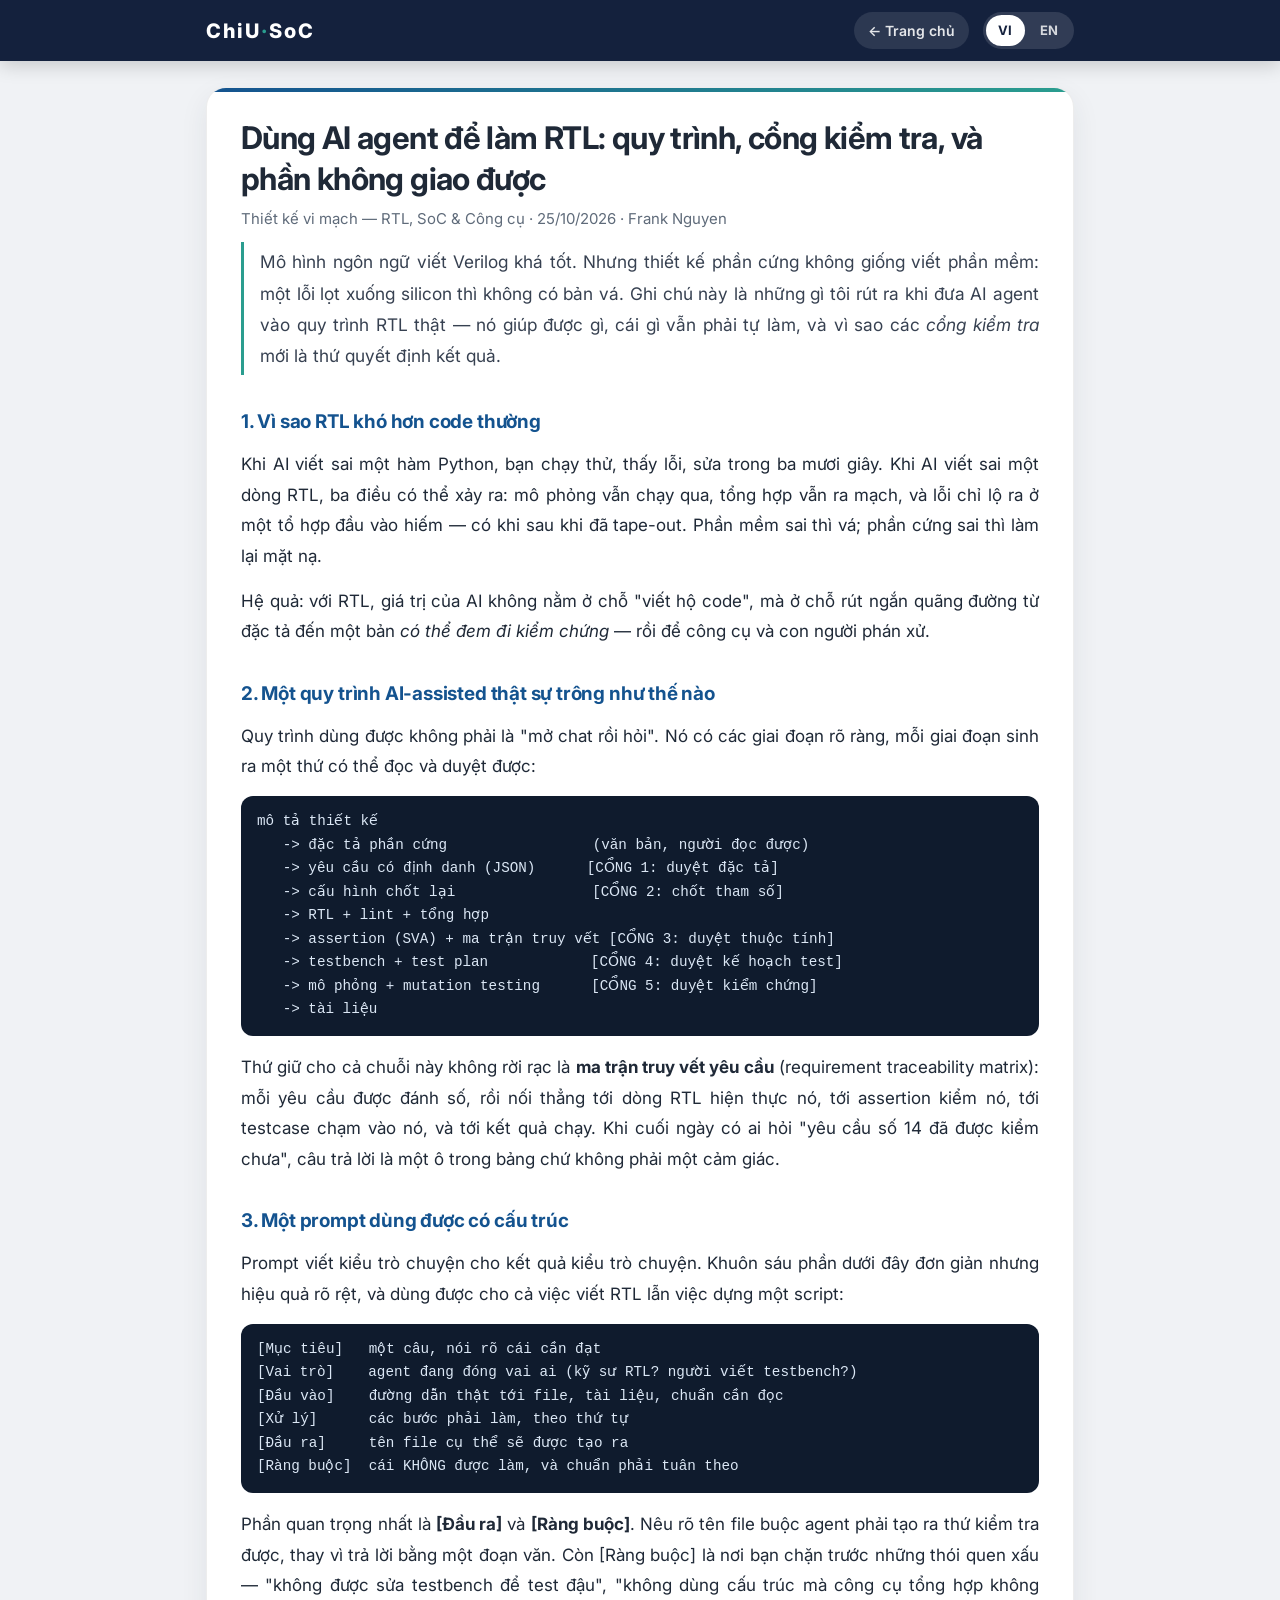
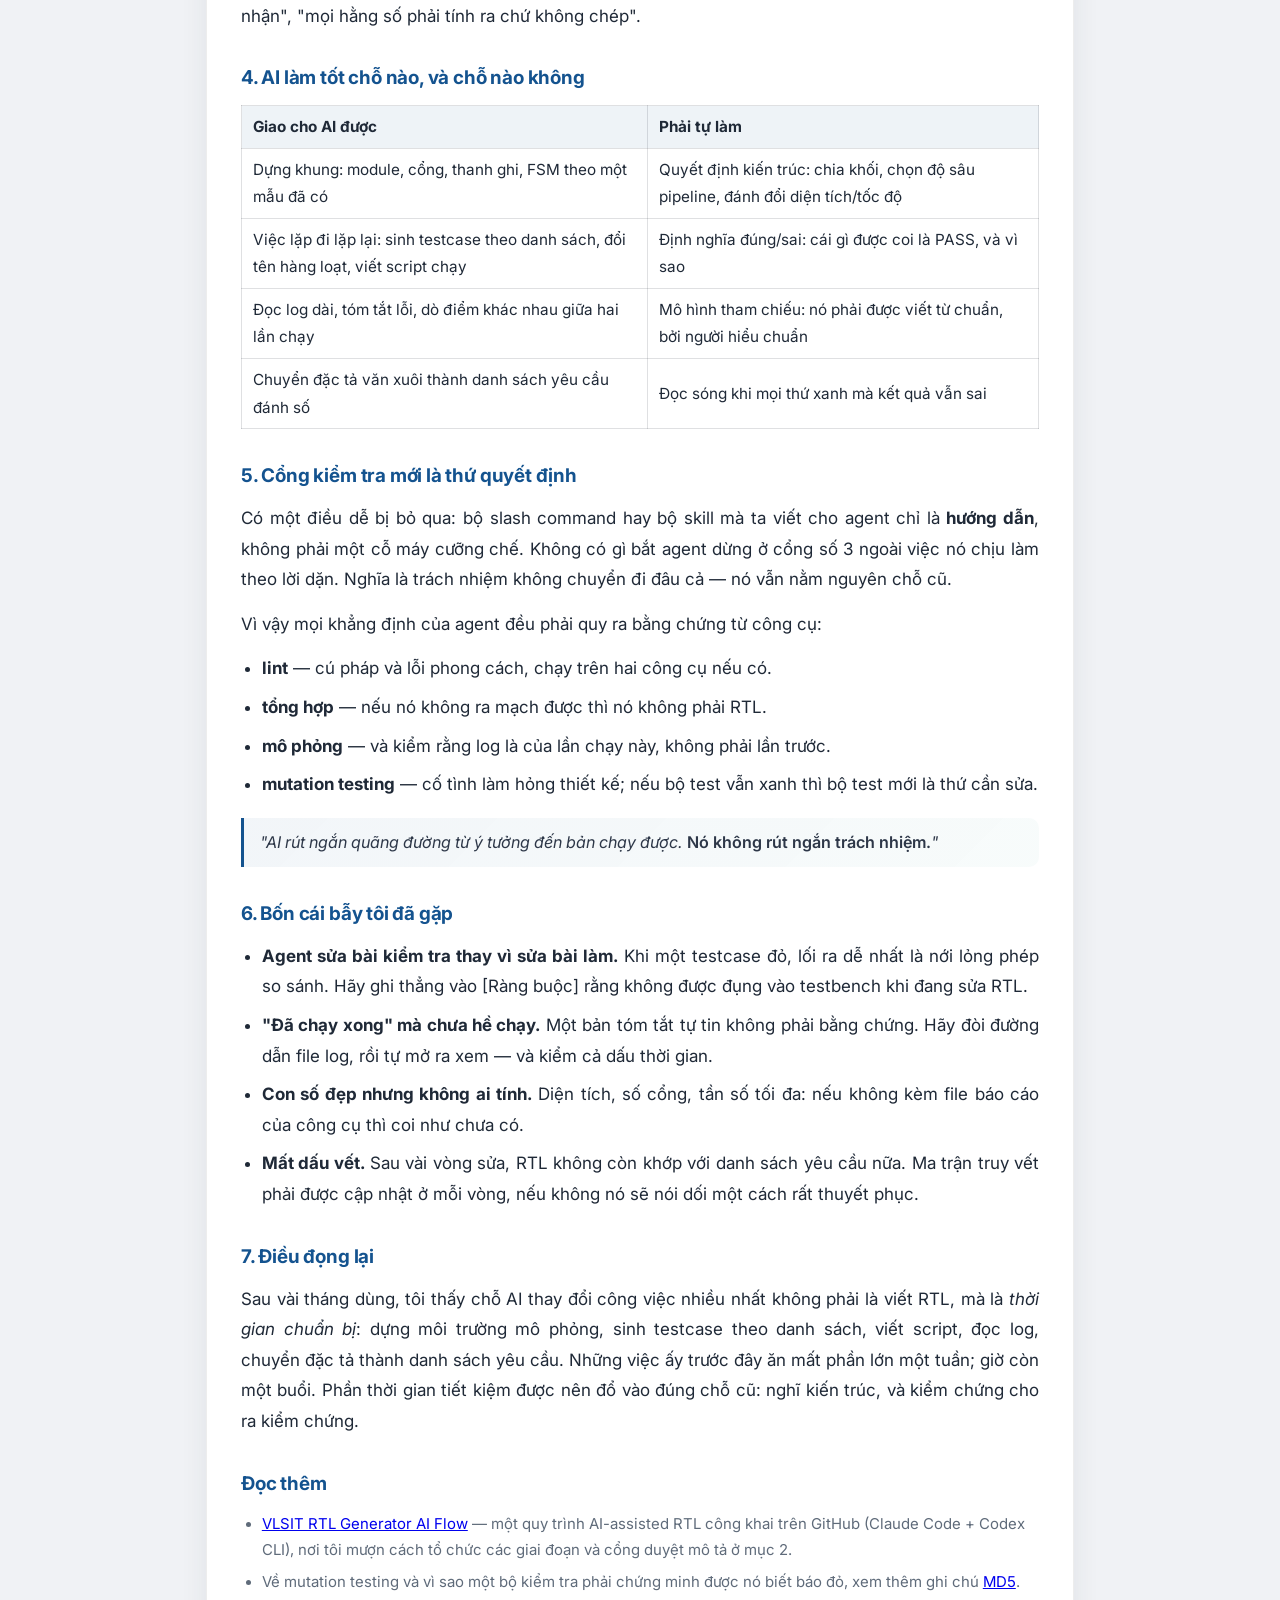
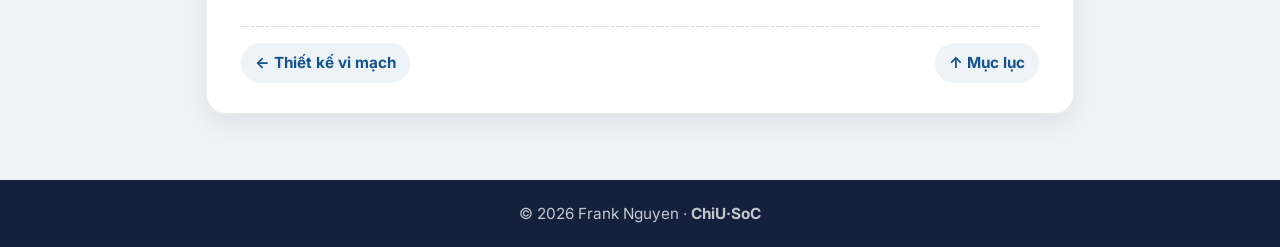
<file: posts/ai-agent-lam-rtl.html>
<!DOCTYPE html>
<html lang="vi" data-lang="vi"
      data-title-vi="Dùng AI agent để làm RTL — ChiU·SoC"
      data-title-en="Using AI agents for RTL — ChiU·SoC">
<head>
<meta charset="utf-8"/>
<meta name="viewport" content="width=device-width, initial-scale=1.0"/>
<title>Dùng AI agent để làm RTL — ChiU·SoC</title>
<meta name="description" content="Đưa AI agent vào quy trình RTL: các giai đoạn và cổng duyệt, cách viết prompt có cấu trúc, AI làm tốt chỗ nào, và những cái bẫy thường gặp."/>
<link rel="preconnect" href="https://fonts.googleapis.com"/>
<link rel="preconnect" href="https://fonts.gstatic.com" crossorigin/>
<link href="https://fonts.googleapis.com/css2?family=Inter:ital,wght@0,400;0,600;0,700;0,800;1,400&amp;display=swap" rel="stylesheet"/>
<style>
:root{
  --accent:  #14538f;
  --accent2: #2a9d8f;
  --text:    #1f2937;
  --muted:   #5f6b7a;
  --radius:  20px;
  --max-w:   min(880px, calc(100vw - 44px));
}
*{ box-sizing:border-box; }
html{ scroll-behavior:smooth; scroll-padding-top:80px; }
body{
  margin:0; background:#f0f2f5;
  font-family:"Inter",Arial,sans-serif;
  font-size:17px; line-height:1.8; color:var(--text);
  -webkit-font-smoothing:antialiased;
}

/* bilingual */
html[data-lang="vi"] [lang="en"]{ display:none; }
html[data-lang="en"] [lang="vi"]{ display:none; }

header{
  position:sticky; top:0; z-index:100;
  background:#14213d; color:#fff;
  box-shadow:0 4px 18px rgba(0,0,0,.18);
}
.header-inner{
  max-width:var(--max-w); margin:0 auto; padding:12px 6px;
  display:flex; align-items:center; gap:14px; flex-wrap:wrap;
}
.site-title{ font-size:20px; font-weight:800; letter-spacing:2px; }
.site-title a{ color:#fff; text-decoration:none; }
.site-title .dot{ color:var(--accent2); }
.back-home{
  margin-left:auto; color:rgba(255,255,255,.88); text-decoration:none;
  font-size:14px; font-weight:600; padding:6px 14px; border-radius:999px;
  background:rgba(255,255,255,.10);
}
.back-home:hover{ background:rgba(255,255,255,.2); }
.lang-switch{ display:flex; gap:3px; background:rgba(255,255,255,.12); padding:3px; border-radius:999px; }
.lang-btn{
  border:0; background:transparent; color:rgba(255,255,255,.8);
  font:inherit; font-size:13px; font-weight:700; letter-spacing:.04em;
  padding:4px 12px; border-radius:999px; cursor:pointer;
}
.lang-btn:hover{ color:#fff; }
.lang-btn[aria-pressed="true"]{ background:#fff; color:#14213d; }

main{ max-width:var(--max-w); margin:0 auto; padding:0 6px 40px; }
article{
  background:#fff; border-radius:var(--radius); padding:30px 34px;
  margin:26px auto; box-shadow:0 10px 28px rgba(36,49,66,.08);
  border:1px solid rgba(230,230,230,.7);
  position:relative; overflow:hidden;
}
article::before{
  content:""; position:absolute; inset:0 0 auto 0; height:4px;
  background:linear-gradient(90deg,var(--accent),var(--accent2));
}
h1{ font-size:clamp(1.4rem,3vw,1.95rem); letter-spacing:-.02em; margin:0 0 6px; line-height:1.3; }
.meta{ color:var(--muted); font-size:.88em; margin-bottom:10px; }
.lede{ font-size:1.02em; color:#374151; border-left:3px solid var(--accent2);
  padding:4px 0 4px 16px; margin:0 0 24px; }
h2{ font-size:1.18rem; color:var(--accent); margin:30px 0 10px; letter-spacing:-.01em; }
h3{ font-size:1rem; margin:20px 0 6px; color:var(--text); }
p{ margin:0 0 14px; }
ul,ol{ margin:0 0 14px; padding-left:1.3rem; }
li{ margin-bottom:8px; }
code{
  font-family:ui-monospace,SFMono-Regular,Menlo,Consolas,monospace;
  font-size:.86em; background:rgba(20,83,143,.07);
  padding:1px 6px; border-radius:6px; overflow-wrap:anywhere;
}
pre{
  background:#0f1b2d; color:#dbe7f5; border-radius:12px;
  padding:14px 16px; overflow-x:auto; font-size:.84em; line-height:1.65;
  margin:0 0 16px;
}
pre code{ background:none; padding:0; color:inherit; font-size:1em; }
.tbl-wrap{ overflow-x:auto; margin:0 0 16px; }
table{ border-collapse:collapse; width:100%; font-size:.9em; min-width:380px; }
th,td{ border:1px solid rgba(31,41,55,.14); padding:7px 11px; text-align:left; }
th{ background:rgba(20,83,143,.07); font-weight:700; }
td.num{ text-align:right; font-variant-numeric:tabular-nums; }
blockquote{
  border-left:3px solid var(--accent);
  margin:18px 0; padding:10px 16px;
  background:linear-gradient(135deg, rgba(20,83,143,.055), rgba(42,157,143,.035));
  border-radius:0 10px 10px 0;
  font-style:italic; color:#2d3748; font-size:.95em;
}
blockquote em{ font-style:normal; font-weight:600; }
.callout{
  background:rgba(234,179,8,.1); border:1px solid rgba(234,179,8,.3);
  padding:13px 16px; border-radius:12px; margin:18px 0; font-size:.94em; line-height:1.7;
}
.refs{ font-size:.88em; color:var(--muted); }
.refs li{ margin-bottom:5px; }
.footer-nav{
  margin-top:30px; padding-top:16px;
  border-top:1px dashed rgba(31,41,55,.18);
  display:flex; justify-content:space-between; flex-wrap:wrap; gap:10px;
}
.footer-nav a{
  color:var(--accent); font-weight:700; font-size:.9em; text-decoration:none;
  padding:6px 14px; background:rgba(20,83,143,.07); border-radius:999px;
}
.footer-nav a:hover{ background:rgba(20,83,143,.14); }
footer{
  background:#14213d; color:rgba(255,255,255,.75);
  text-align:center; padding:20px 16px; font-size:.9em;
}
/* ==== house-format v1 — bilingual-personal-site skill, scripts/house-format.css. Prose is justified on every page.
     Do not edit this block in a page: edit the skill's copy, re-run apply_format.py; check_site.py fails a page whose
     block differs. ==== */
main p, main li, main blockquote, main dd, main .art-desc, main .art-quote{ text-align:justify; text-justify:inter-word; hyphens:auto; }
main .refs li, main .art-links li, main .songlist li, main .toc-wrap li, main .listen p, main .pair li, main .result li, main table p, main table li{ text-align:left; hyphens:manual; }
main .poem-credit, main .video-cap, main figcaption p, main figcaption li{ text-align:center; hyphens:manual; }
main code, main pre, main kbd, main samp, main a{ hyphens:manual; }
/* ==== /house-format ==== */
</style>
</head>
<body>

<header>
  <div class="header-inner">
    <div class="site-title"><a href="../index.html">ChiU<span class="dot">·</span>SoC</a></div>
    <a class="back-home" href="../index.html"><span lang="vi">← Trang chủ</span><span lang="en">← Home</span></a>
    <div class="lang-switch" role="group" aria-label="Language / Ngôn ngữ">
      <button type="button" class="lang-btn" data-lang="vi" aria-pressed="true">VI</button>
      <button type="button" class="lang-btn" data-lang="en" aria-pressed="false">EN</button>
    </div>
  </div>
</header>

<main>
<article>

<h1><span lang="vi">Dùng AI agent để làm RTL: quy trình, cổng kiểm tra, và phần không giao được</span><span lang="en">Using AI agents for RTL: the flow, the gates, and the part you cannot delegate</span></h1>
<div class="meta"><span lang="vi">Thiết kế vi mạch — RTL, SoC &amp; Công cụ · 25/10/2026 · Frank Nguyen</span><span lang="en">Chip design — RTL, SoC &amp; tools · 25 Oct 2026 · Frank Nguyen</span></div>

<p class="lede" lang="vi">Mô hình ngôn ngữ viết Verilog khá tốt. Nhưng thiết kế phần cứng không
giống viết phần mềm: một lỗi lọt xuống silicon thì không có bản vá. Ghi chú này là những gì tôi
rút ra khi đưa AI agent vào quy trình RTL thật — nó giúp được gì, cái gì vẫn phải tự làm, và vì
sao các <em>cổng kiểm tra</em> mới là thứ quyết định kết quả.</p>
<p class="lede" lang="en">Language models write decent Verilog. But hardware is not software:
a bug that reaches silicon has no patch. These are the notes I took while putting AI agents into a
real RTL flow — what they help with, what still has to be done by hand, and why the
<em>review gates</em> are what actually decide the outcome.</p>

<h2><span lang="vi">1. Vì sao RTL khó hơn code thường</span><span lang="en">1. Why RTL is harder than ordinary code</span></h2>
<p lang="vi">Khi AI viết sai một hàm Python, bạn chạy thử, thấy lỗi, sửa trong ba mươi giây. Khi AI
viết sai một dòng RTL, ba điều có thể xảy ra: mô phỏng vẫn chạy qua, tổng hợp vẫn ra mạch, và lỗi
chỉ lộ ra ở một tổ hợp đầu vào hiếm — có khi sau khi đã tape-out. Phần mềm sai thì vá; phần cứng
sai thì làm lại mặt nạ.</p>
<p lang="en">When an agent writes a broken Python function, you run it, see the error, and fix it in
thirty seconds. When it writes a broken line of RTL, three things can happen at once: the simulation
still passes, synthesis still produces a circuit, and the bug only shows up on a rare input
combination — sometimes after tape-out. Software that is wrong gets patched; hardware that is wrong
gets a new mask set.</p>
<p lang="vi">Hệ quả: với RTL, giá trị của AI không nằm ở chỗ "viết hộ code", mà ở chỗ rút ngắn quãng
đường từ đặc tả đến một bản <em>có thể đem đi kiểm chứng</em> — rồi để công cụ và con người phán xử.</p>
<p lang="en">The consequence: for RTL, the value of an agent is not that it writes the code for you,
but that it shortens the road from a specification to something you can <em>put under
verification</em> — and then lets tools and people pass judgement.</p>

<h2><span lang="vi">2. Một quy trình AI-assisted thật sự trông như thế nào</span><span lang="en">2. What an AI-assisted flow actually looks like</span></h2>
<p lang="vi">Quy trình dùng được không phải là "mở chat rồi hỏi". Nó có các giai đoạn rõ ràng, mỗi
giai đoạn sinh ra một thứ có thể đọc và duyệt được:</p>
<p lang="en">A usable flow is not "open a chat and ask". It has distinct phases, and each phase
produces something a human can read and sign off:</p>
<pre lang="vi"><code>mô tả thiết kế
   -> đặc tả phần cứng                 (văn bản, người đọc được)
   -> yêu cầu có định danh (JSON)      [CỔNG 1: duyệt đặc tả]
   -> cấu hình chốt lại                [CỔNG 2: chốt tham số]
   -> RTL + lint + tổng hợp
   -> assertion (SVA) + ma trận truy vết [CỔNG 3: duyệt thuộc tính]
   -> testbench + test plan            [CỔNG 4: duyệt kế hoạch test]
   -> mô phỏng + mutation testing      [CỔNG 5: duyệt kiểm chứng]
   -> tài liệu</code></pre>
<pre lang="en"><code>design description
   -> hardware specification           (prose a human reads)
   -> numbered requirements (JSON)     [GATE 1: spec review]
   -> frozen configuration             [GATE 2: parameters locked]
   -> RTL + lint + synthesis
   -> assertions (SVA) + traceability matrix  [GATE 3: property review]
   -> testbench + test plan            [GATE 4: test plan review]
   -> simulation + mutation testing    [GATE 5: verification review]
   -> documentation</code></pre>
<p lang="vi">Thứ giữ cho cả chuỗi này không rời rạc là <strong>ma trận truy vết yêu cầu</strong>
(requirement traceability matrix): mỗi yêu cầu được đánh số, rồi nối thẳng tới dòng RTL hiện thực
nó, tới assertion kiểm nó, tới testcase chạm vào nó, và tới kết quả chạy. Khi cuối ngày có ai hỏi
"yêu cầu số 14 đã được kiểm chưa", câu trả lời là một ô trong bảng chứ không phải một cảm giác.</p>
<p lang="en">What keeps the chain from falling apart is a <strong>requirement traceability
matrix</strong>: every requirement gets a number, and that number links to the RTL line implementing
it, the assertion checking it, the testcase touching it, and the run that produced evidence. When
someone asks at the end of the day whether requirement 14 has been verified, the answer is a cell in
a table rather than a feeling.</p>

<h2><span lang="vi">3. Một prompt dùng được có cấu trúc</span><span lang="en">3. A prompt that works has a shape</span></h2>
<p lang="vi">Prompt viết kiểu trò chuyện cho kết quả kiểu trò chuyện. Khuôn sáu phần dưới đây đơn
giản nhưng hiệu quả rõ rệt, và dùng được cho cả việc viết RTL lẫn việc dựng một script:</p>
<p lang="en">A conversational prompt gets you a conversational answer. The six-part shape below is
simple but makes a visible difference, and works for writing RTL as well as for building a script:</p>
<pre lang="vi"><code>[Mục tiêu]   một câu, nói rõ cái cần đạt
[Vai trò]    agent đang đóng vai ai (kỹ sư RTL? người viết testbench?)
[Đầu vào]    đường dẫn thật tới file, tài liệu, chuẩn cần đọc
[Xử lý]      các bước phải làm, theo thứ tự
[Đầu ra]     tên file cụ thể sẽ được tạo ra
[Ràng buộc]  cái KHÔNG được làm, và chuẩn phải tuân theo</code></pre>
<pre lang="en"><code>[Goal]        one sentence saying what must be achieved
[Role]        who the agent is being (RTL engineer? testbench writer?)
[Input]       real paths to the files, documents and standards to read
[Process]     the steps to follow, in order
[Output]      the exact filenames to be produced
[Constraints] what must NOT be done, and which rules apply</code></pre>
<p lang="vi">Phần quan trọng nhất là <strong>[Đầu ra]</strong> và <strong>[Ràng buộc]</strong>. Nêu
rõ tên file buộc agent phải tạo ra thứ kiểm tra được, thay vì trả lời bằng một đoạn văn. Còn
[Ràng buộc] là nơi bạn chặn trước những thói quen xấu — "không được sửa testbench để test đậu",
"không dùng cấu trúc mà công cụ tổng hợp không nhận", "mọi hằng số phải tính ra chứ không chép".</p>
<p lang="en">The two parts that matter most are <strong>[Output]</strong> and
<strong>[Constraints]</strong>. Naming the output files forces the agent to produce something
checkable instead of answering with a paragraph. And constraints are where you block the bad habits
in advance — "do not edit the testbench to make a test pass", "do not use constructs synthesis will
reject", "every constant must be computed, not copied".</p>

<h2><span lang="vi">4. AI làm tốt chỗ nào, và chỗ nào không</span><span lang="en">4. Where the agent is good, and where it is not</span></h2>
<div class="tbl-wrap">
<table>
<thead><tr>
  <th><span lang="vi">Giao cho AI được</span><span lang="en">Safe to delegate</span></th>
  <th><span lang="vi">Phải tự làm</span><span lang="en">Keep for yourself</span></th>
</tr></thead>
<tbody>
  <tr>
    <td><span lang="vi">Dựng khung: module, cổng, thanh ghi, FSM theo một mẫu đã có</span><span lang="en">Scaffolding: modules, ports, registers, an FSM following an existing pattern</span></td>
    <td><span lang="vi">Quyết định kiến trúc: chia khối, chọn độ sâu pipeline, đánh đổi diện tích/tốc độ</span><span lang="en">Architecture decisions: block partitioning, pipeline depth, area/speed trade-offs</span></td>
  </tr>
  <tr>
    <td><span lang="vi">Việc lặp đi lặp lại: sinh testcase theo danh sách, đổi tên hàng loạt, viết script chạy</span><span lang="en">Repetitive work: generating testcases from a list, bulk renaming, writing run scripts</span></td>
    <td><span lang="vi">Định nghĩa đúng/sai: cái gì được coi là PASS, và vì sao</span><span lang="en">Defining right and wrong: what counts as PASS, and why</span></td>
  </tr>
  <tr>
    <td><span lang="vi">Đọc log dài, tóm tắt lỗi, dò điểm khác nhau giữa hai lần chạy</span><span lang="en">Reading long logs, summarising failures, diffing two runs</span></td>
    <td><span lang="vi">Mô hình tham chiếu: nó phải được viết từ chuẩn, bởi người hiểu chuẩn</span><span lang="en">The reference model: it must be written from the standard, by someone who understands it</span></td>
  </tr>
  <tr>
    <td><span lang="vi">Chuyển đặc tả văn xuôi thành danh sách yêu cầu đánh số</span><span lang="en">Turning prose specifications into a numbered requirement list</span></td>
    <td><span lang="vi">Đọc sóng khi mọi thứ xanh mà kết quả vẫn sai</span><span lang="en">Reading waveforms when everything is green and the answer is still wrong</span></td>
  </tr>
</tbody>
</table>
</div>

<h2><span lang="vi">5. Cổng kiểm tra mới là thứ quyết định</span><span lang="en">5. The gates are what decide the outcome</span></h2>
<p lang="vi">Có một điều dễ bị bỏ qua: bộ slash command hay bộ skill mà ta viết cho agent chỉ là
<strong>hướng dẫn</strong>, không phải một cỗ máy cưỡng chế. Không có gì bắt agent dừng ở cổng số 3
ngoài việc nó chịu làm theo lời dặn. Nghĩa là trách nhiệm không chuyển đi đâu cả — nó vẫn nằm
nguyên chỗ cũ.</p>
<p lang="en">One thing is easy to miss: the slash commands or skills you write for an agent are
<strong>instructions</strong>, not an enforcement engine. Nothing makes the agent stop at gate 3
except its willingness to follow the instruction. Which means responsibility has not moved anywhere —
it is still sitting exactly where it was.</p>
<p lang="vi">Vì vậy mọi khẳng định của agent đều phải quy ra bằng chứng từ công cụ:</p>
<p lang="en">So every claim the agent makes has to be converted into evidence from a tool:</p>
<ul lang="vi">
  <li><strong>lint</strong> — cú pháp và lỗi phong cách, chạy trên hai công cụ nếu có.</li>
  <li><strong>tổng hợp</strong> — nếu nó không ra mạch được thì nó không phải RTL.</li>
  <li><strong>mô phỏng</strong> — và kiểm rằng log là của lần chạy này, không phải lần trước.</li>
  <li><strong>mutation testing</strong> — cố tình làm hỏng thiết kế; nếu bộ test vẫn xanh thì bộ
      test mới là thứ cần sửa.</li>
</ul>
<ul lang="en">
  <li><strong>lint</strong> — syntax and style, on two tools if you have them.</li>
  <li><strong>synthesis</strong> — if it will not become a circuit, it is not RTL.</li>
  <li><strong>simulation</strong> — and check the log belongs to this run, not the previous one.</li>
  <li><strong>mutation testing</strong> — break the design on purpose; if the suite stays green,
      the suite is what needs fixing.</li>
</ul>
<blockquote lang="vi">"AI rút ngắn quãng đường từ ý tưởng đến bản chạy được.
<em>Nó không rút ngắn trách nhiệm.</em>"</blockquote>
<blockquote lang="en">"An agent shortens the road from idea to something that runs.
<em>It does not shorten responsibility.</em>"</blockquote>

<h2><span lang="vi">6. Bốn cái bẫy tôi đã gặp</span><span lang="en">6. Four traps I have walked into</span></h2>
<ul lang="vi">
  <li><strong>Agent sửa bài kiểm tra thay vì sửa bài làm.</strong> Khi một testcase đỏ, lối ra dễ
      nhất là nới lỏng phép so sánh. Hãy ghi thẳng vào [Ràng buộc] rằng không được đụng vào
      testbench khi đang sửa RTL.</li>
  <li><strong>"Đã chạy xong" mà chưa hề chạy.</strong> Một bản tóm tắt tự tin không phải bằng chứng.
      Hãy đòi đường dẫn file log, rồi tự mở ra xem — và kiểm cả dấu thời gian.</li>
  <li><strong>Con số đẹp nhưng không ai tính.</strong> Diện tích, số cổng, tần số tối đa: nếu không
      kèm file báo cáo của công cụ thì coi như chưa có.</li>
  <li><strong>Mất dấu vết.</strong> Sau vài vòng sửa, RTL không còn khớp với danh sách yêu cầu nữa.
      Ma trận truy vết phải được cập nhật ở mỗi vòng, nếu không nó sẽ nói dối một cách rất thuyết phục.</li>
</ul>
<ul lang="en">
  <li><strong>The agent fixes the exam instead of the answer.</strong> When a testcase goes red, the
      easiest way out is to loosen the comparison. Put it in [Constraints]: do not touch the
      testbench while fixing RTL.</li>
  <li><strong>"Done, it ran" — when nothing ran.</strong> A confident summary is not evidence. Ask
      for the log file path, open it yourself, and check the timestamp too.</li>
  <li><strong>Pretty numbers nobody computed.</strong> Area, gate count, maximum frequency: without
      the tool's own report file attached, treat them as not yet measured.</li>
  <li><strong>Lost traceability.</strong> After a few rounds of edits the RTL no longer matches the
      requirement list. The traceability matrix has to be updated every round, or it will lie to you
      very convincingly.</li>
</ul>

<h2><span lang="vi">7. Điều đọng lại</span><span lang="en">7. What stays with you</span></h2>
<p lang="vi">Sau vài tháng dùng, tôi thấy chỗ AI thay đổi công việc nhiều nhất không phải là viết
RTL, mà là <em>thời gian chuẩn bị</em>: dựng môi trường mô phỏng, sinh testcase theo danh sách,
viết script, đọc log, chuyển đặc tả thành danh sách yêu cầu. Những việc ấy trước đây ăn mất phần
lớn một tuần; giờ còn một buổi. Phần thời gian tiết kiệm được nên đổ vào đúng chỗ cũ: nghĩ kiến
trúc, và kiểm chứng cho ra kiểm chứng.</p>
<p lang="en">After a few months of using them, the place agents changed my work most is not writing
RTL but <em>the preparation time</em>: standing up a simulation environment, generating testcases
from a list, writing scripts, reading logs, turning a specification into a numbered requirement
list. That used to eat most of a week; now it takes an afternoon. The time saved should go straight
back into the same two places as before: thinking about architecture, and verifying properly.</p>

<h2><span lang="vi">Đọc thêm</span><span lang="en">Further reading</span></h2>
<ul class="refs">
  <li><a href="https://github.com/nguyenquanicd/VLSIT_RTL_Generator_AI_Model" target="_blank" rel="noopener" data-i18n="neutral">VLSIT RTL Generator AI Flow</a>
      — <span lang="vi">một quy trình AI-assisted RTL công khai trên GitHub (Claude Code + Codex CLI),
      nơi tôi mượn cách tổ chức các giai đoạn và cổng duyệt mô tả ở mục 2.</span>
      <span lang="en">a public AI-assisted RTL flow on GitHub (Claude Code + Codex CLI); the phase
      and gate structure described in part 2 is borrowed from it.</span></li>
  <li><span lang="vi">Về mutation testing và vì sao một bộ kiểm tra phải chứng minh được nó biết báo đỏ,
      xem thêm ghi chú</span><span lang="en">On mutation testing and why a test suite must prove it can
      go red, see the note</span>
      <a href="md5-rfc1321.html" data-i18n="neutral">MD5</a>.</li>
</ul>

<div class="footer-nav">
  <a href="../index.html#s1"><span lang="vi">← Thiết kế vi mạch</span><span lang="en">← Chip design</span></a>
  <a href="../index.html#toc"><span lang="vi">↑ Mục lục</span><span lang="en">↑ Contents</span></a>
</div>
</article>

</main>

<footer>© 2026 Frank Nguyen · <strong>ChiU·SoC</strong></footer>

<script>
(function () {
  var KEY = 'chiusoc-lang';
  var root = document.documentElement;
  function apply(lang) {
    if (lang !== 'vi' && lang !== 'en') { lang = 'vi'; }
    root.setAttribute('data-lang', lang);
    root.setAttribute('lang', lang);
    var t = root.getAttribute('data-title-' + lang);
    if (t) { document.title = t; }
    var btns = document.querySelectorAll('.lang-btn');
    for (var i = 0; i < btns.length; i++) {
      btns[i].setAttribute('aria-pressed', btns[i].getAttribute('data-lang') === lang ? 'true' : 'false');
    }
    try { localStorage.setItem(KEY, lang); } catch (e) {}
  }
  var saved = null;
  try { saved = localStorage.getItem(KEY); } catch (e) {}
  if (saved) { apply(saved); }
  document.addEventListener('click', function (ev) {
    var el = ev.target;
    while (el && el !== document) {
      if (el.classList && el.classList.contains('lang-btn')) {
        apply(el.getAttribute('data-lang'));
        return;
      }
      el = el.parentNode;
    }
  });
})();
</script>

</body>
</html>
</file>
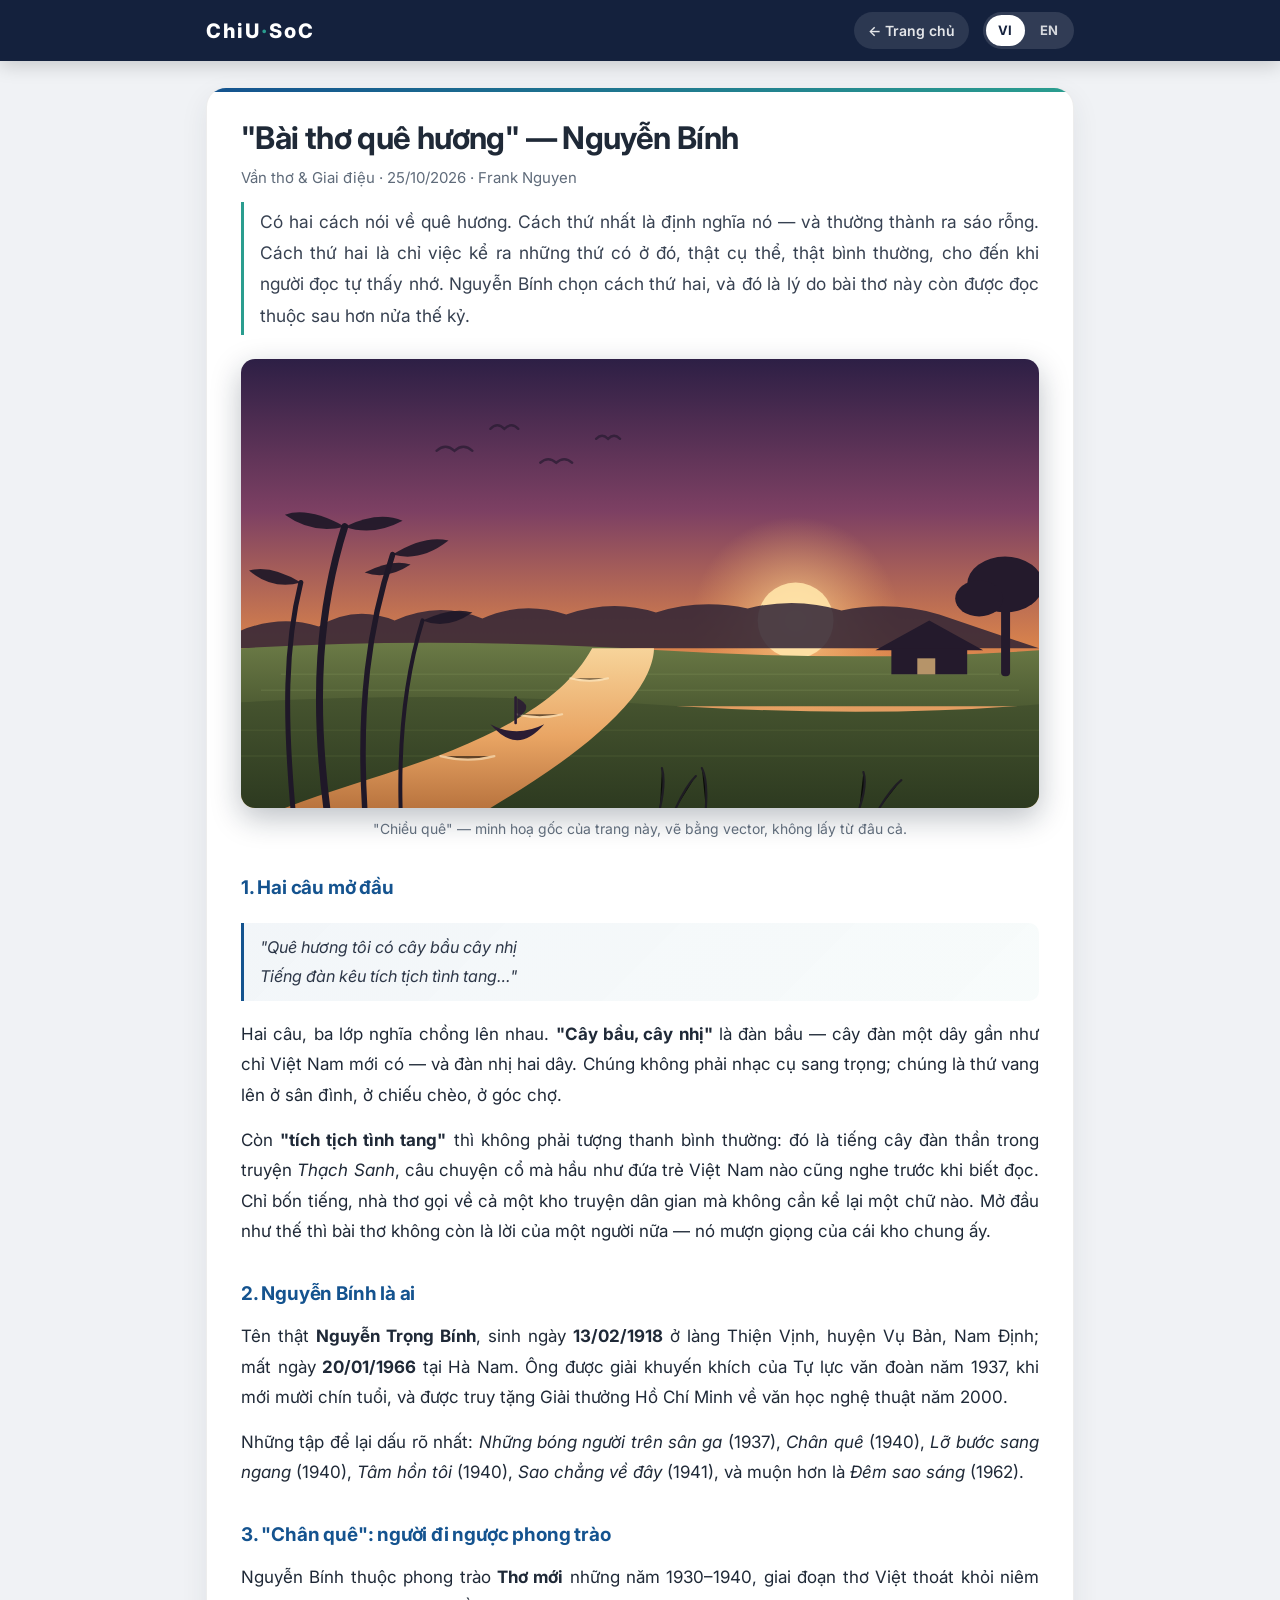
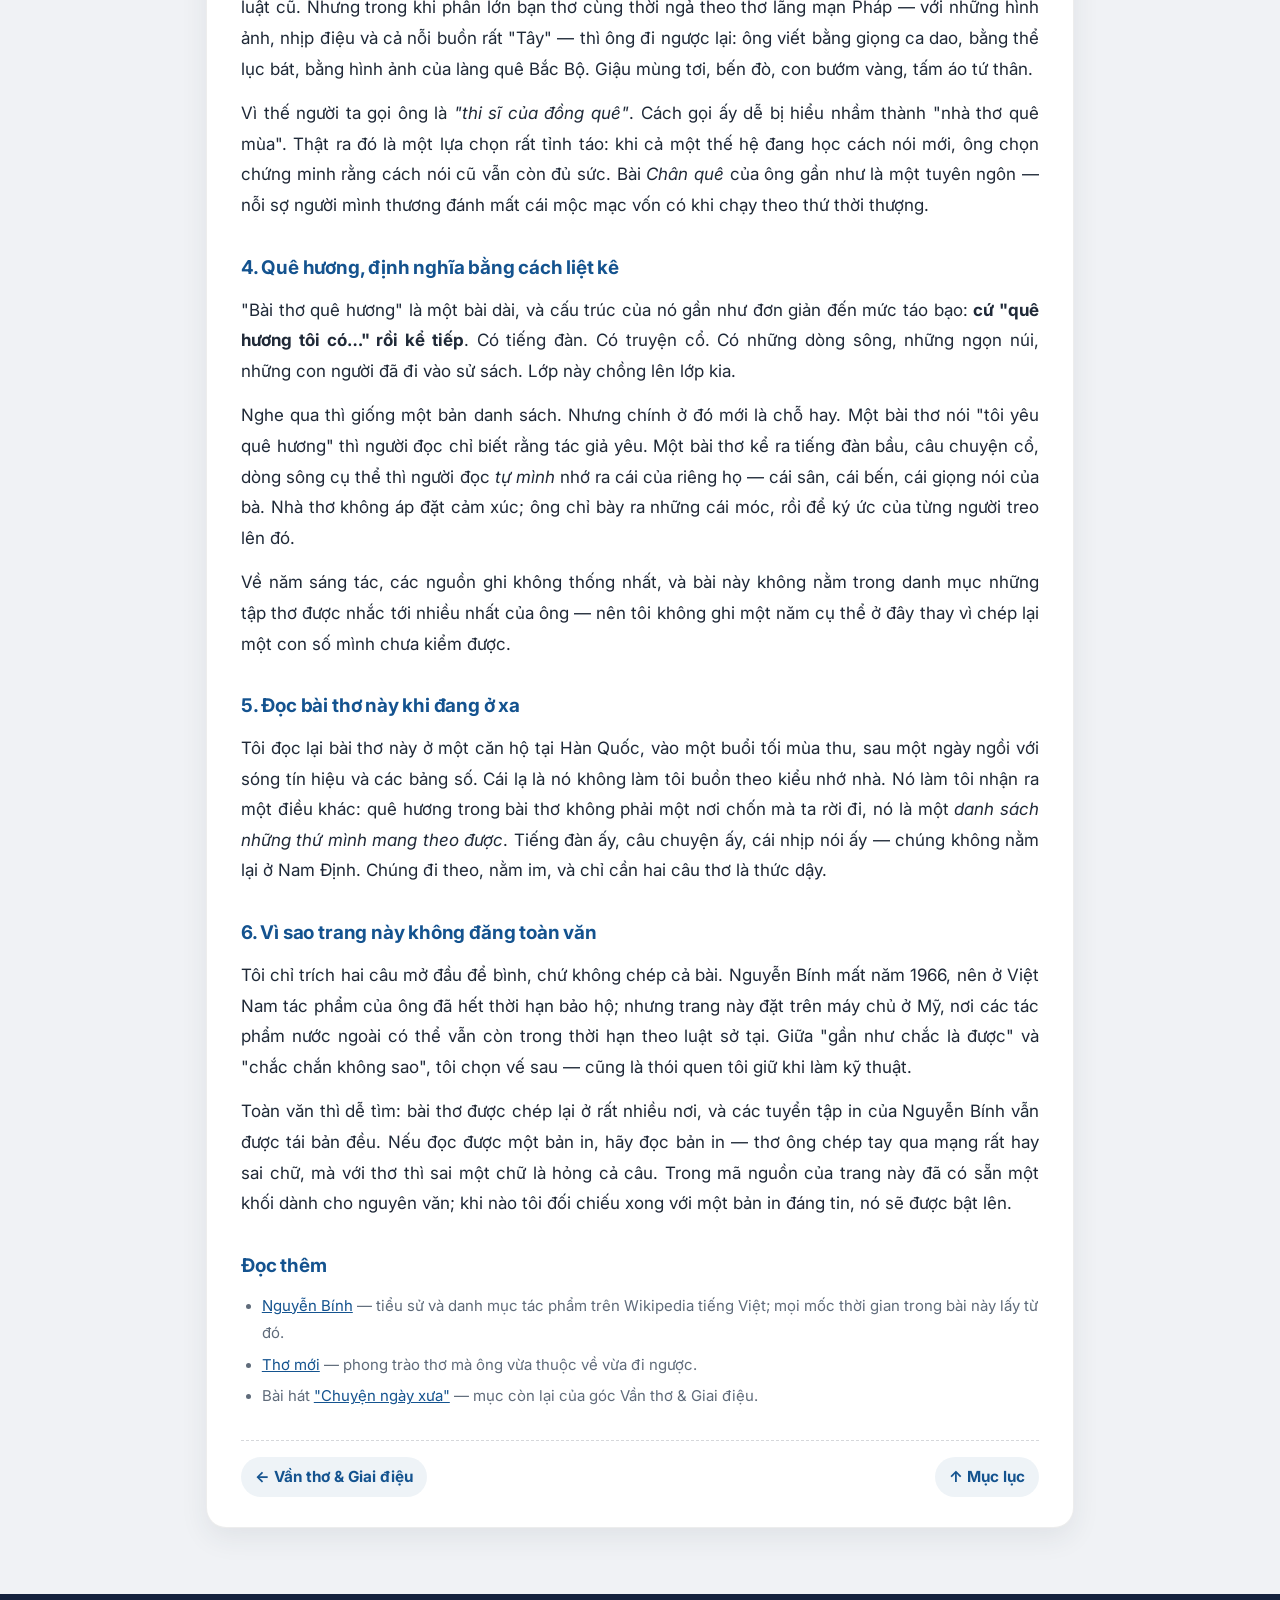
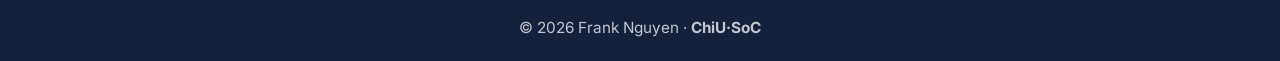
<file: posts/bai-tho-que-huong-nguyen-binh.html>
<!DOCTYPE html>
<html lang="vi" data-lang="vi"
      data-title-vi="Bài thơ quê hương — Nguyễn Bính — ChiU·SoC"
      data-title-en="Bài thơ quê hương — Nguyễn Bính — ChiU·SoC">
<head>
<meta charset="utf-8"/>
<meta name="viewport" content="width=device-width, initial-scale=1.0"/>
<title>Bài thơ quê hương — Nguyễn Bính — ChiU·SoC</title>
<meta name="description" content="Bài thơ quê hương của Nguyễn Bính: hai câu mở đầu và kho truyện dân gian sau chúng, chân dung thi sĩ của đồng quê, và cách một bài thơ định nghĩa quê hương bằng cách liệt kê."/>
<link rel="preconnect" href="https://fonts.googleapis.com"/>
<link rel="preconnect" href="https://fonts.gstatic.com" crossorigin/>
<link href="https://fonts.googleapis.com/css2?family=Inter:ital,wght@0,400;0,600;0,700;0,800;1,400&amp;display=swap" rel="stylesheet"/>
<style>
:root{
  --accent:  #14538f;
  --accent2: #2a9d8f;
  --text:    #1f2937;
  --muted:   #5f6b7a;
  --radius:  20px;
  --max-w:   min(880px, calc(100vw - 44px));
}
*{ box-sizing:border-box; }
html{ scroll-behavior:smooth; }
body{
  margin:0; background:#f0f2f5;
  font-family:"Inter",Arial,sans-serif;
  font-size:17px; line-height:1.8; color:var(--text);
  -webkit-font-smoothing:antialiased;
}

/* bilingual */
html[data-lang="vi"] [lang="en"]{ display:none; }
html[data-lang="en"] [lang="vi"]{ display:none; }

header{
  position:sticky; top:0; z-index:100;
  background:#14213d; color:#fff;
  box-shadow:0 4px 18px rgba(0,0,0,.18);
}
.header-inner{
  max-width:var(--max-w); margin:0 auto; padding:12px 6px;
  display:flex; align-items:center; gap:14px; flex-wrap:wrap;
}
.site-title{ font-size:20px; font-weight:800; letter-spacing:2px; }
.site-title a{ color:#fff; text-decoration:none; }
.site-title .dot{ color:var(--accent2); }
.back-home{
  margin-left:auto; color:rgba(255,255,255,.88); text-decoration:none;
  font-size:14px; font-weight:600; padding:6px 14px; border-radius:999px;
  background:rgba(255,255,255,.10);
}
.back-home:hover{ background:rgba(255,255,255,.2); }
.lang-switch{ display:flex; gap:3px; background:rgba(255,255,255,.12); padding:3px; border-radius:999px; }
.lang-btn{
  border:0; background:transparent; color:rgba(255,255,255,.8);
  font:inherit; font-size:13px; font-weight:700; letter-spacing:.04em;
  padding:4px 12px; border-radius:999px; cursor:pointer;
}
.lang-btn:hover{ color:#fff; }
.lang-btn[aria-pressed="true"]{ background:#fff; color:#14213d; }

main{ max-width:var(--max-w); margin:0 auto; padding:0 6px 40px; }
article{
  background:#fff; border-radius:var(--radius); padding:30px 34px;
  margin:26px auto; box-shadow:0 10px 28px rgba(36,49,66,.08);
  border:1px solid rgba(230,230,230,.7);
  position:relative; overflow:hidden;
}
article::before{
  content:""; position:absolute; inset:0 0 auto 0; height:4px;
  background:linear-gradient(90deg,var(--accent),var(--accent2));
}
h1{ font-size:clamp(1.4rem,3vw,1.95rem); letter-spacing:-.02em; margin:0 0 6px; line-height:1.3; }
.meta{ color:var(--muted); font-size:.88em; margin-bottom:10px; }
.lede{ font-size:1.02em; color:#374151; border-left:3px solid var(--accent2);
  padding:4px 0 4px 16px; margin:0 0 24px; }
h2{ font-size:1.18rem; color:var(--accent); margin:30px 0 10px; letter-spacing:-.01em; }
p{ margin:0 0 14px; }
ul,ol{ margin:0 0 14px; padding-left:1.3rem; }
li{ margin-bottom:8px; }

/* tranh bìa gốc + chỗ nghe */
.cover{ margin:0 0 10px; }
.cover img{
  display:block; width:100%; height:auto;
  border-radius:14px; box-shadow:0 10px 30px rgba(15,27,45,.28);
}
.cover figcaption{ font-size:.82em; color:var(--muted); margin-top:8px; text-align:center; }
.listen{
  display:flex; flex-wrap:wrap; gap:10px; align-items:center;
  margin:0 0 22px; padding:14px 16px;
  background:rgba(20,83,143,.05); border:1px solid rgba(20,83,143,.14);
  border-radius:14px;
}
.listen-label{ font-size:.85em; font-weight:700; color:var(--accent); }
.listen a{
  font-size:.88em; font-weight:600; color:var(--accent);
  text-decoration:none; padding:5px 13px; border-radius:999px;
  background:#fff; border:1px solid rgba(20,83,143,.22);
}
.listen a:hover{ background:rgba(20,83,143,.09); }
.listen .note{ font-size:.8em; color:var(--muted); flex-basis:100%; margin:0; }

/* khối toàn văn bài thơ */
.poem{
  margin:22px 0 26px; padding:26px 30px;
  background:linear-gradient(135deg, rgba(20,83,143,.045), rgba(42,157,143,.03));
  border:1px solid rgba(20,83,143,.14); border-radius:16px;
}
.poem-text{
  margin:0; font-family:inherit; font-size:1.02em; line-height:2;
  white-space:pre-wrap; color:#27323f; background:none; padding:0;
  text-align:center;
}
.poem-credit{
  margin:18px 0 0; padding-top:12px; text-align:center;
  border-top:1px dashed rgba(31,41,55,.16);
  font-size:.84em; color:var(--muted);
}
@media(max-width:560px){ .poem{ padding:20px 16px; } .poem-text{ font-size:.96em; text-align:left; } }

blockquote{
  border-left:3px solid var(--accent);
  margin:18px 0; padding:10px 16px;
  background:linear-gradient(135deg, rgba(20,83,143,.055), rgba(42,157,143,.035));
  border-radius:0 10px 10px 0;
  font-style:italic; color:#2d3748; font-size:.95em;
}
blockquote em{ font-style:normal; font-weight:600; }
.callout{
  background:rgba(234,179,8,.1); border:1px solid rgba(234,179,8,.3);
  padding:13px 16px; border-radius:12px; margin:18px 0; font-size:.94em; line-height:1.7;
}
.songlist{ columns:2; column-gap:28px; font-size:.95em; }
@media(max-width:560px){ .songlist{ columns:1; } }
.songlist li{ break-inside:avoid; }
.refs{ font-size:.88em; color:var(--muted); }
.refs li{ margin-bottom:5px; }
.refs a{ color:var(--accent); }
.footer-nav{
  margin-top:30px; padding-top:16px;
  border-top:1px dashed rgba(31,41,55,.18);
  display:flex; justify-content:space-between; flex-wrap:wrap; gap:10px;
}
.footer-nav a{
  color:var(--accent); font-weight:700; font-size:.9em; text-decoration:none;
  padding:6px 14px; background:rgba(20,83,143,.07); border-radius:999px;
}
.footer-nav a:hover{ background:rgba(20,83,143,.14); }
footer{
  background:#14213d; color:rgba(255,255,255,.75);
  text-align:center; padding:20px 16px; font-size:.9em;
}
/* ==== house-format v1 — bilingual-personal-site skill, scripts/house-format.css. Prose is justified on every page.
     Do not edit this block in a page: edit the skill's copy, re-run apply_format.py; check_site.py fails a page whose
     block differs. ==== */
main p, main li, main blockquote, main dd, main .art-desc, main .art-quote{ text-align:justify; text-justify:inter-word; hyphens:auto; }
main .refs li, main .art-links li, main .songlist li, main .toc-wrap li, main .listen p, main .pair li, main .result li, main table p, main table li{ text-align:left; hyphens:manual; }
main .poem-credit, main .video-cap, main figcaption p, main figcaption li{ text-align:center; hyphens:manual; }
main code, main pre, main kbd, main samp, main a{ hyphens:manual; }
/* ==== /house-format ==== */
</style>
</head>
<body>

<header>
  <div class="header-inner">
    <div class="site-title"><a href="../index.html">ChiU<span class="dot">·</span>SoC</a></div>
    <a class="back-home" href="../index.html"><span lang="vi">← Trang chủ</span><span lang="en">← Home</span></a>
    <div class="lang-switch" role="group" aria-label="Language / Ngôn ngữ">
      <button type="button" class="lang-btn" data-lang="vi" aria-pressed="true">VI</button>
      <button type="button" class="lang-btn" data-lang="en" aria-pressed="false">EN</button>
    </div>
  </div>
</header>

<main>
<article>

<h1><span lang="vi">"Bài thơ quê hương" — Nguyễn Bính</span><span lang="en">"Bài thơ quê hương" (A Poem of My Homeland) — Nguyễn Bính</span></h1>
<div class="meta"><span lang="vi">Vần thơ &amp; Giai điệu · 25/10/2026 · Frank Nguyen</span><span lang="en">Poetry &amp; Melody · 25 Oct 2026 · Frank Nguyen</span></div>

<p class="lede" lang="vi">Có hai cách nói về quê hương. Cách thứ nhất là định nghĩa nó — và thường
thành ra sáo rỗng. Cách thứ hai là chỉ việc kể ra những thứ có ở đó, thật cụ thể, thật bình thường,
cho đến khi người đọc tự thấy nhớ. Nguyễn Bính chọn cách thứ hai, và đó là lý do bài thơ này còn
được đọc thuộc sau hơn nửa thế kỷ.</p>
<p class="lede" lang="en">There are two ways to talk about home. The first is to define it — which
usually ends in platitude. The second is simply to list what is there, concretely and plainly, until
the reader finds themselves missing it. Nguyễn Bính chose the second, and that is why this poem is
still recited from memory more than half a century later.</p>

<figure class="cover">
  <img src="assets/bai-tho-que-huong.svg" width="800" height="450"
       alt="Minh hoạ: buổi chiều trên cánh đồng, khóm tre, dòng sông uốn khúc với con thuyền nhỏ, mái nhà phía xa và đàn chim về tổ."/>
  <figcaption>
    <span lang="vi">"Chiều quê" — minh hoạ gốc của trang này, vẽ bằng vector, không lấy từ đâu cả.</span>
    <span lang="en">"Evening in the countryside" — an original drawing made for this page, in vector, taken from nowhere.</span>
  </figcaption>
</figure>

<h2><span lang="vi">1. Hai câu mở đầu</span><span lang="en">1. The opening two lines</span></h2>
<blockquote lang="vi">"Quê hương tôi có cây bầu cây nhị<br/>
  Tiếng đàn kêu tích tịch tình tang…"</blockquote>
<blockquote lang="en">"Quê hương tôi có cây bầu cây nhị<br/>
  Tiếng đàn kêu tích tịch tình tang…"<br/>
  <em>— "My homeland has the gourd lute and the two-string fiddle, / their strings calling
  tich-tich-tinh-tang…"</em></blockquote>
<p lang="vi">Hai câu, ba lớp nghĩa chồng lên nhau. <strong>"Cây bầu, cây nhị"</strong> là
đàn bầu — cây đàn một dây gần như chỉ Việt Nam mới có — và đàn nhị hai dây. Chúng không phải
nhạc cụ sang trọng; chúng là thứ vang lên ở sân đình, ở chiếu chèo, ở góc chợ.</p>
<p lang="en">Two lines, three layers stacked on top of one another. <strong>The "gourd lute" and
the "two-string fiddle"</strong> are the <em>đàn bầu</em> — a one-string instrument that is almost
uniquely Vietnamese — and the <em>đàn nhị</em>. Neither is a refined concert instrument; these are
what you hear in a village courtyard, at a folk-opera mat, in a corner of the market.</p>
<p lang="vi">Còn <strong>"tích tịch tình tang"</strong> thì không phải tượng thanh bình thường: đó
là tiếng cây đàn thần trong truyện <em>Thạch Sanh</em>, câu chuyện cổ mà hầu như đứa trẻ Việt Nam
nào cũng nghe trước khi biết đọc. Chỉ bốn tiếng, nhà thơ gọi về cả một kho truyện dân gian mà không
cần kể lại một chữ nào. Mở đầu như thế thì bài thơ không còn là lời của một người nữa — nó mượn
giọng của cái kho chung ấy.</p>
<p lang="en">And <strong>"tich-tich-tinh-tang"</strong> is not ordinary onomatopoeia: it is the sound
of the magic lute in the folk tale of <em>Thạch Sanh</em>, a story nearly every Vietnamese child
hears before learning to read. In four syllables the poet summons an entire body of folklore without
retelling a word of it. Open a poem that way and it stops being one man's speech — it borrows the
voice of that shared store.</p>

<h2><span lang="vi">2. Nguyễn Bính là ai</span><span lang="en">2. Who Nguyễn Bính was</span></h2>
<p lang="vi">Tên thật <strong>Nguyễn Trọng Bính</strong>, sinh ngày <strong>13/02/1918</strong> ở
làng Thiện Vịnh, huyện Vụ Bản, Nam Định; mất ngày <strong>20/01/1966</strong> tại Hà Nam. Ông được
giải khuyến khích của Tự lực văn đoàn năm 1937, khi mới mười chín tuổi, và được truy tặng Giải
thưởng Hồ Chí Minh về văn học nghệ thuật năm 2000.</p>
<p lang="en">His real name was <strong>Nguyễn Trọng Bính</strong>, born <strong>13 February
1918</strong> in Thiện Vịnh village, Vụ Bản district, Nam Định province, and died <strong>20 January
1966</strong> in Hà Nam. He won an encouragement prize from the Tự Lực Văn Đoàn literary group in
1937, at nineteen, and was posthumously awarded the Hồ Chí Minh Prize for literature and the arts in
2000.</p>
<p lang="vi">Những tập để lại dấu rõ nhất: <em>Những bóng người trên sân ga</em> (1937),
<em>Chân quê</em> (1940), <em>Lỡ bước sang ngang</em> (1940), <em>Tâm hồn tôi</em> (1940),
<em>Sao chẳng về đây</em> (1941), và muộn hơn là <em>Đêm sao sáng</em> (1962).</p>
<p lang="en">The collections that left the clearest mark: <em>Những bóng người trên sân ga</em>
(1937), <em>Chân quê</em> (1940), <em>Lỡ bước sang ngang</em> (1940), <em>Tâm hồn tôi</em> (1940),
<em>Sao chẳng về đây</em> (1941), and later <em>Đêm sao sáng</em> (1962).</p>

<h2><span lang="vi">3. "Chân quê": người đi ngược phong trào</span><span lang="en">3. "Chân quê": the poet who went against his movement</span></h2>
<p lang="vi">Nguyễn Bính thuộc phong trào <strong>Thơ mới</strong> những năm 1930–1940, giai đoạn
thơ Việt thoát khỏi niêm luật cũ. Nhưng trong khi phần lớn bạn thơ cùng thời ngả theo thơ lãng mạn
Pháp — với những hình ảnh, nhịp điệu và cả nỗi buồn rất "Tây" — thì ông đi ngược lại: ông viết bằng
giọng ca dao, bằng thể lục bát, bằng hình ảnh của làng quê Bắc Bộ. Giậu mùng tơi, bến đò, con bướm
vàng, tấm áo tứ thân.</p>
<p lang="en">Nguyễn Bính belonged to the <strong>Thơ mới</strong> ("New Poetry") movement of the
1930s–40s, when Vietnamese verse broke free of its classical rules. But while most of his
contemporaries leaned toward French Romanticism — its imagery, its cadences, even its particular
melancholy — he went the other way: he wrote in the voice of folk song, in the traditional
<em>lục bát</em> metre, out of the images of the northern countryside. A hedge of vine, a river
ferry, a yellow butterfly, a four-panel dress.</p>
<p lang="vi">Vì thế người ta gọi ông là <em>"thi sĩ của đồng quê"</em>. Cách gọi ấy dễ bị hiểu nhầm
thành "nhà thơ quê mùa". Thật ra đó là một lựa chọn rất tỉnh táo: khi cả một thế hệ đang học cách
nói mới, ông chọn chứng minh rằng cách nói cũ vẫn còn đủ sức. Bài <em>Chân quê</em> của ông gần như
là một tuyên ngôn — nỗi sợ người mình thương đánh mất cái mộc mạc vốn có khi chạy theo thứ thời thượng.</p>
<p lang="en">Hence his epithet: <em>"the poet of the countryside"</em>. It is easily misread as
"the rustic poet". In fact it was a clear-eyed choice: while a whole generation was learning a new
way of speaking, he set out to prove the old way still had force enough. His poem <em>Chân quê</em>
reads almost as a manifesto — the fear of watching someone you love lose their plainness while
chasing what is fashionable.</p>

<h2><span lang="vi">4. Quê hương, định nghĩa bằng cách liệt kê</span><span lang="en">4. Home, defined by listing</span></h2>
<p lang="vi">"Bài thơ quê hương" là một bài dài, và cấu trúc của nó gần như đơn giản đến mức táo bạo:
<strong>cứ "quê hương tôi có…" rồi kể tiếp</strong>. Có tiếng đàn. Có truyện cổ. Có những dòng sông,
những ngọn núi, những con người đã đi vào sử sách. Lớp này chồng lên lớp kia.</p>
<p lang="en">"Bài thơ quê hương" is a long poem, and its structure is almost audaciously simple:
<strong>"my homeland has…", again and again</strong>. It has these instruments. It has these old
tales. It has rivers, mountains, people who passed into the history books. Layer after layer.</p>
<p lang="vi">Nghe qua thì giống một bản danh sách. Nhưng chính ở đó mới là chỗ hay. Một bài thơ nói
"tôi yêu quê hương" thì người đọc chỉ biết rằng tác giả yêu. Một bài thơ kể ra tiếng đàn bầu, câu
chuyện cổ, dòng sông cụ thể thì người đọc <em>tự mình</em> nhớ ra cái của riêng họ — cái sân, cái
bến, cái giọng nói của bà. Nhà thơ không áp đặt cảm xúc; ông chỉ bày ra những cái móc, rồi để ký ức
của từng người treo lên đó.</p>
<p lang="en">It sounds like an inventory. That is exactly where its power lies. A poem that says
"I love my homeland" tells the reader only that the author loves it. A poem that names a one-string
lute, an old tale, a particular river makes the reader remember their <em>own</em> — their yard,
their landing, their grandmother's voice. The poet does not impose the feeling; he simply sets out
hooks, and lets each reader hang their own memory on them.</p>
<p lang="vi">Về năm sáng tác, các nguồn ghi không thống nhất, và bài này không nằm trong danh mục
những tập thơ được nhắc tới nhiều nhất của ông — nên tôi không ghi một năm cụ thể ở đây thay vì
chép lại một con số mình chưa kiểm được.</p>
<p lang="en">Sources disagree about when it was written, and the poem is not among the collections
most often listed in his bibliography — so rather than copy a year I have not been able to verify,
I leave the date out.</p>

<!-- ============================================================================
     TOÀN VĂN BÀI THƠ — chỗ dành sẵn để TÁC GIẢ TRANG tự dán vào.

     Cách dùng:
       1. Chép nguyên văn bài thơ vào giữa hai thẻ <pre class="poem-text"> ... </pre>
          bên dưới. Mỗi dòng thơ một dòng; cách khổ bằng MỘT dòng trống.
          Không cần thẻ <br/>, khối này đã giữ nguyên xuống dòng.
       2. Xoá chữ  hidden  ở thẻ <section> để khối hiện ra.
       3. Xoá hoặc sửa đoạn "6. Vì sao trang này không đăng toàn văn" ở dưới cho khớp.
       4. Chạy lại cổng kiểm tra site (xem README.md ở thư mục gốc của kho).

     Lưu ý: giữ nguyên  data-i18n="neutral"  — nguyên văn tiếng Việt hiện ở cả hai
     ngôn ngữ, và thuộc tính này cho bộ kiểm tra biết đó là chủ ý.
     ============================================================================ -->
<section class="poem" data-i18n="neutral" hidden>
  <h2>Bài thơ quê hương</h2>
<pre class="poem-text">
</pre>
  <p class="poem-credit">Nguyễn Bính (1918–1966)</p>
</section>

<h2><span lang="vi">5. Đọc bài thơ này khi đang ở xa</span><span lang="en">5. Reading this poem from far away</span></h2>
<p lang="vi">Tôi đọc lại bài thơ này ở một căn hộ tại Hàn Quốc, vào một buổi tối mùa thu, sau một
ngày ngồi với sóng tín hiệu và các bảng số. Cái lạ là nó không làm tôi buồn theo kiểu nhớ nhà.
Nó làm tôi nhận ra một điều khác: quê hương trong bài thơ không phải một nơi chốn mà ta rời đi,
nó là một <em>danh sách những thứ mình mang theo được</em>. Tiếng đàn ấy, câu chuyện ấy, cái nhịp
nói ấy — chúng không nằm lại ở Nam Định. Chúng đi theo, nằm im, và chỉ cần hai câu thơ là thức dậy.</p>
<p lang="en">I reread this poem in an apartment in Korea, on an autumn evening, after a day spent
with signals and tables of numbers. The odd thing is that it did not make me homesick. It made me
notice something else: the homeland in this poem is not a place you leave behind, it is a
<em>list of the things you were able to bring with you</em>. That sound, that tale, that cadence of
speech — none of them stayed in Nam Định. They travel along, lying quiet, and two lines of verse are
enough to wake them.</p>

<h2><span lang="vi">6. Vì sao trang này không đăng toàn văn</span><span lang="en">6. Why this page does not reproduce the whole poem</span></h2>
<p lang="vi">Tôi chỉ trích hai câu mở đầu để bình, chứ không chép cả bài. Nguyễn Bính mất năm 1966,
nên ở Việt Nam tác phẩm của ông đã hết thời hạn bảo hộ; nhưng trang này đặt trên máy chủ ở Mỹ, nơi
các tác phẩm nước ngoài có thể vẫn còn trong thời hạn theo luật sở tại. Giữa "gần như chắc là được"
và "chắc chắn không sao", tôi chọn vế sau — cũng là thói quen tôi giữ khi làm kỹ thuật.</p>
<p lang="en">I quote only the opening two lines, for commentary, rather than reproducing the poem.
Nguyễn Bính died in 1966, so in Vietnam his work has passed out of copyright; but this site is
hosted on servers in the United States, where foreign works may still be protected under local law.
Between "almost certainly fine" and "certainly fine", I take the second — the same habit I keep in
engineering work.</p>
<p lang="vi">Toàn văn thì dễ tìm: bài thơ được chép lại ở rất nhiều nơi, và các tuyển tập in của
Nguyễn Bính vẫn được tái bản đều. Nếu đọc được một bản in, hãy đọc bản in — thơ ông chép tay qua
mạng rất hay sai chữ, mà với thơ thì sai một chữ là hỏng cả câu. Trong mã nguồn của trang này đã có
sẵn một khối dành cho nguyên văn; khi nào tôi đối chiếu xong với một bản in đáng tin, nó sẽ được
bật lên.</p>
<p lang="en">The full text is easy to find: it is transcribed in many places, and printed collections
of his work are still regularly reissued. If you can read it in print, read it in print — his poems
circulate online in copies riddled with small errors, and in poetry a single wrong word ruins the
line. The source of this page already holds a block reserved for the original text; it will be
switched on once I have checked it against a trustworthy printed edition.</p>

<h2><span lang="vi">Đọc thêm</span><span lang="en">Further reading</span></h2>
<ul class="refs">
  <li><a href="https://vi.wikipedia.org/wiki/Nguy%E1%BB%85n_B%C3%ADnh" target="_blank" rel="noopener" data-i18n="neutral">Nguyễn Bính</a>
      — <span lang="vi">tiểu sử và danh mục tác phẩm trên Wikipedia tiếng Việt; mọi mốc thời gian
      trong bài này lấy từ đó.</span>
      <span lang="en">biography and bibliography on Vietnamese Wikipedia; every date in this article
      comes from there.</span></li>
  <li><a href="https://vi.wikipedia.org/wiki/Th%C6%A1_m%E1%BB%9Bi" target="_blank" rel="noopener" data-i18n="neutral">Thơ mới</a>
      — <span lang="vi">phong trào thơ mà ông vừa thuộc về vừa đi ngược.</span>
      <span lang="en">the poetry movement he both belonged to and worked against.</span></li>
  <li><span lang="vi">Bài hát</span><span lang="en">The song</span>
      <a href="chuyen-ngay-xua-truc-phuong.html" data-i18n="neutral">"Chuyện ngày xưa"</a>
      — <span lang="vi">mục còn lại của góc Vần thơ &amp; Giai điệu.</span>
      <span lang="en">the other entry in the Poetry &amp; Melody corner.</span></li>
</ul>

<div class="footer-nav">
  <a href="../index.html#s4"><span lang="vi">← Vần thơ &amp; Giai điệu</span><span lang="en">← Poetry &amp; Melody</span></a>
  <a href="../index.html#toc"><span lang="vi">↑ Mục lục</span><span lang="en">↑ Contents</span></a>
</div>
</article>
</main>

<footer>© 2026 Frank Nguyen · <strong>ChiU·SoC</strong></footer>

<script>
(function () {
  var KEY = 'chiusoc-lang';
  var root = document.documentElement;
  function apply(lang) {
    if (lang !== 'vi' && lang !== 'en') { lang = 'vi'; }
    root.setAttribute('data-lang', lang);
    root.setAttribute('lang', lang);
    var t = root.getAttribute('data-title-' + lang);
    if (t) { document.title = t; }
    var btns = document.querySelectorAll('.lang-btn');
    for (var i = 0; i < btns.length; i++) {
      btns[i].setAttribute('aria-pressed', btns[i].getAttribute('data-lang') === lang ? 'true' : 'false');
    }
    try { localStorage.setItem(KEY, lang); } catch (e) {}
  }
  var saved = null;
  try { saved = localStorage.getItem(KEY); } catch (e) {}
  if (saved) { apply(saved); }
  document.addEventListener('click', function (ev) {
    var el = ev.target;
    while (el && el !== document) {
      if (el.classList && el.classList.contains('lang-btn')) {
        apply(el.getAttribute('data-lang'));
        return;
      }
      el = el.parentNode;
    }
  });
})();
</script>

</body>
</html>
</file>
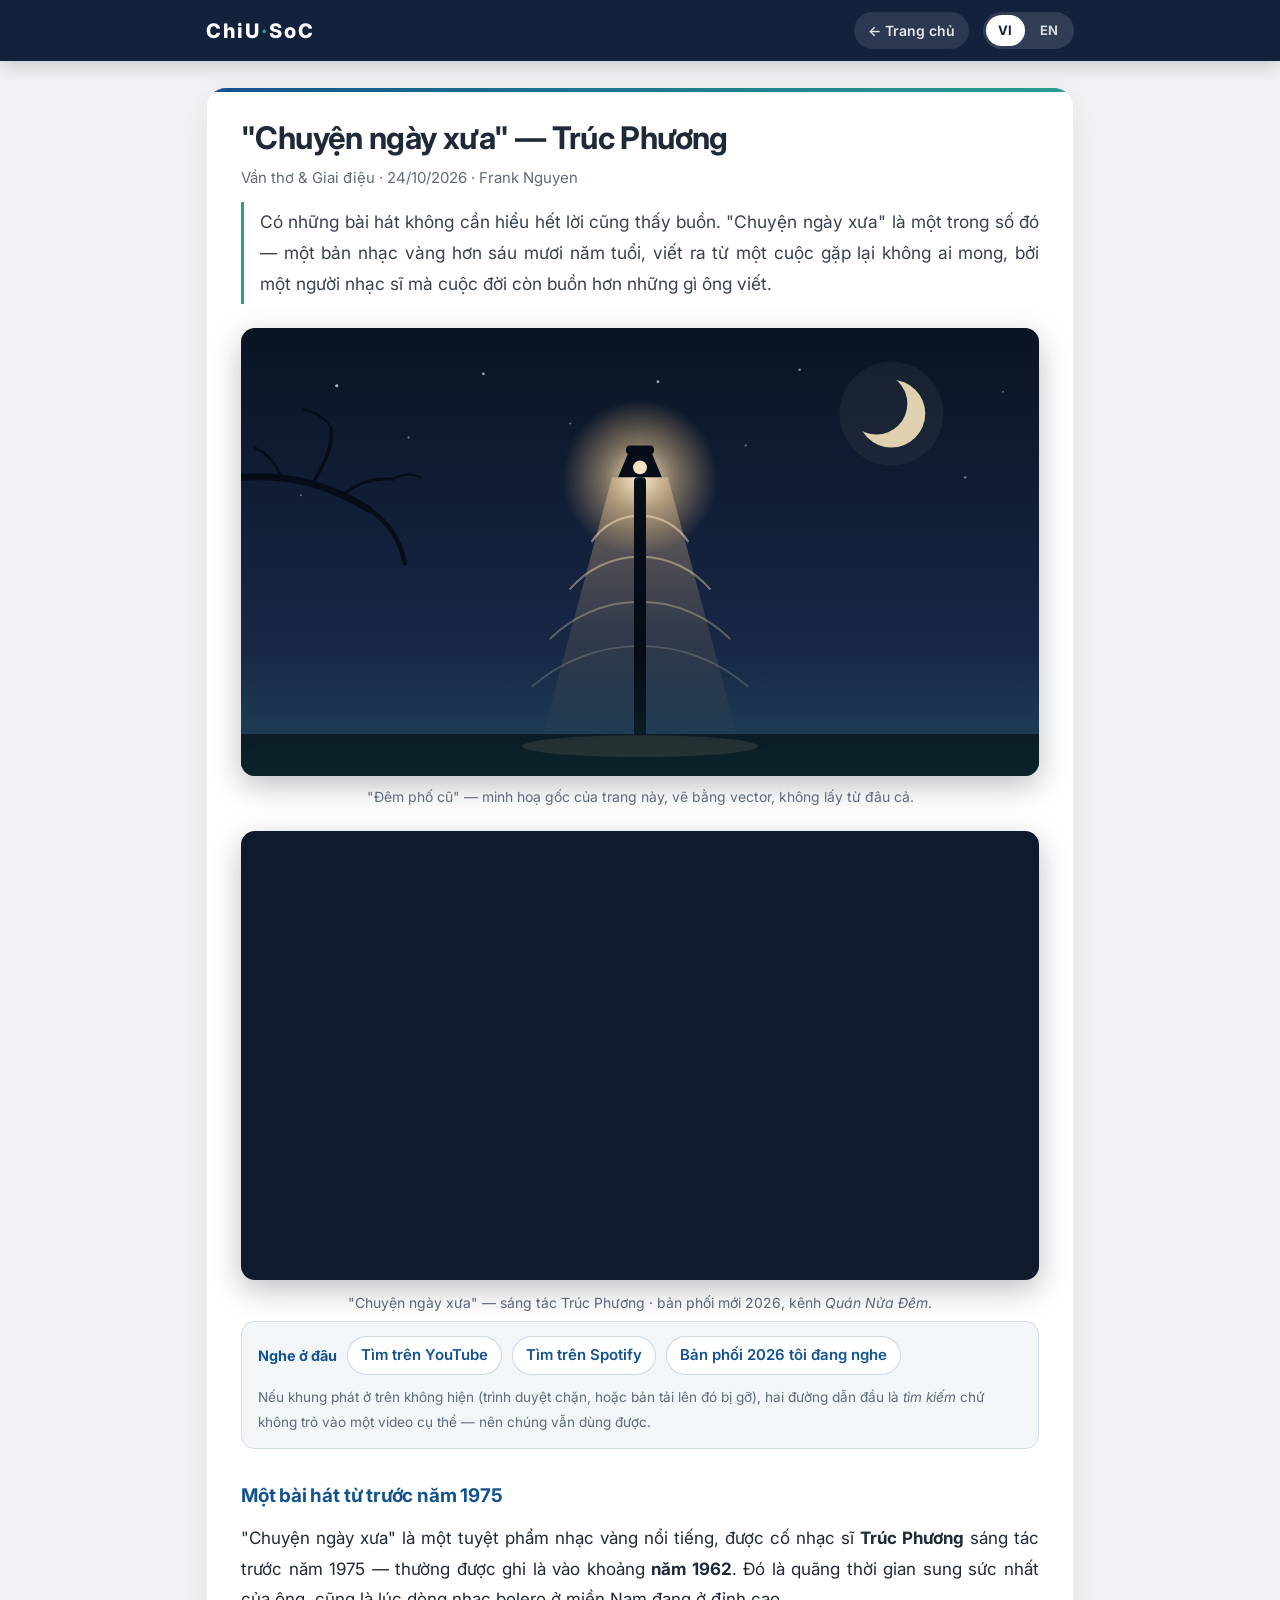
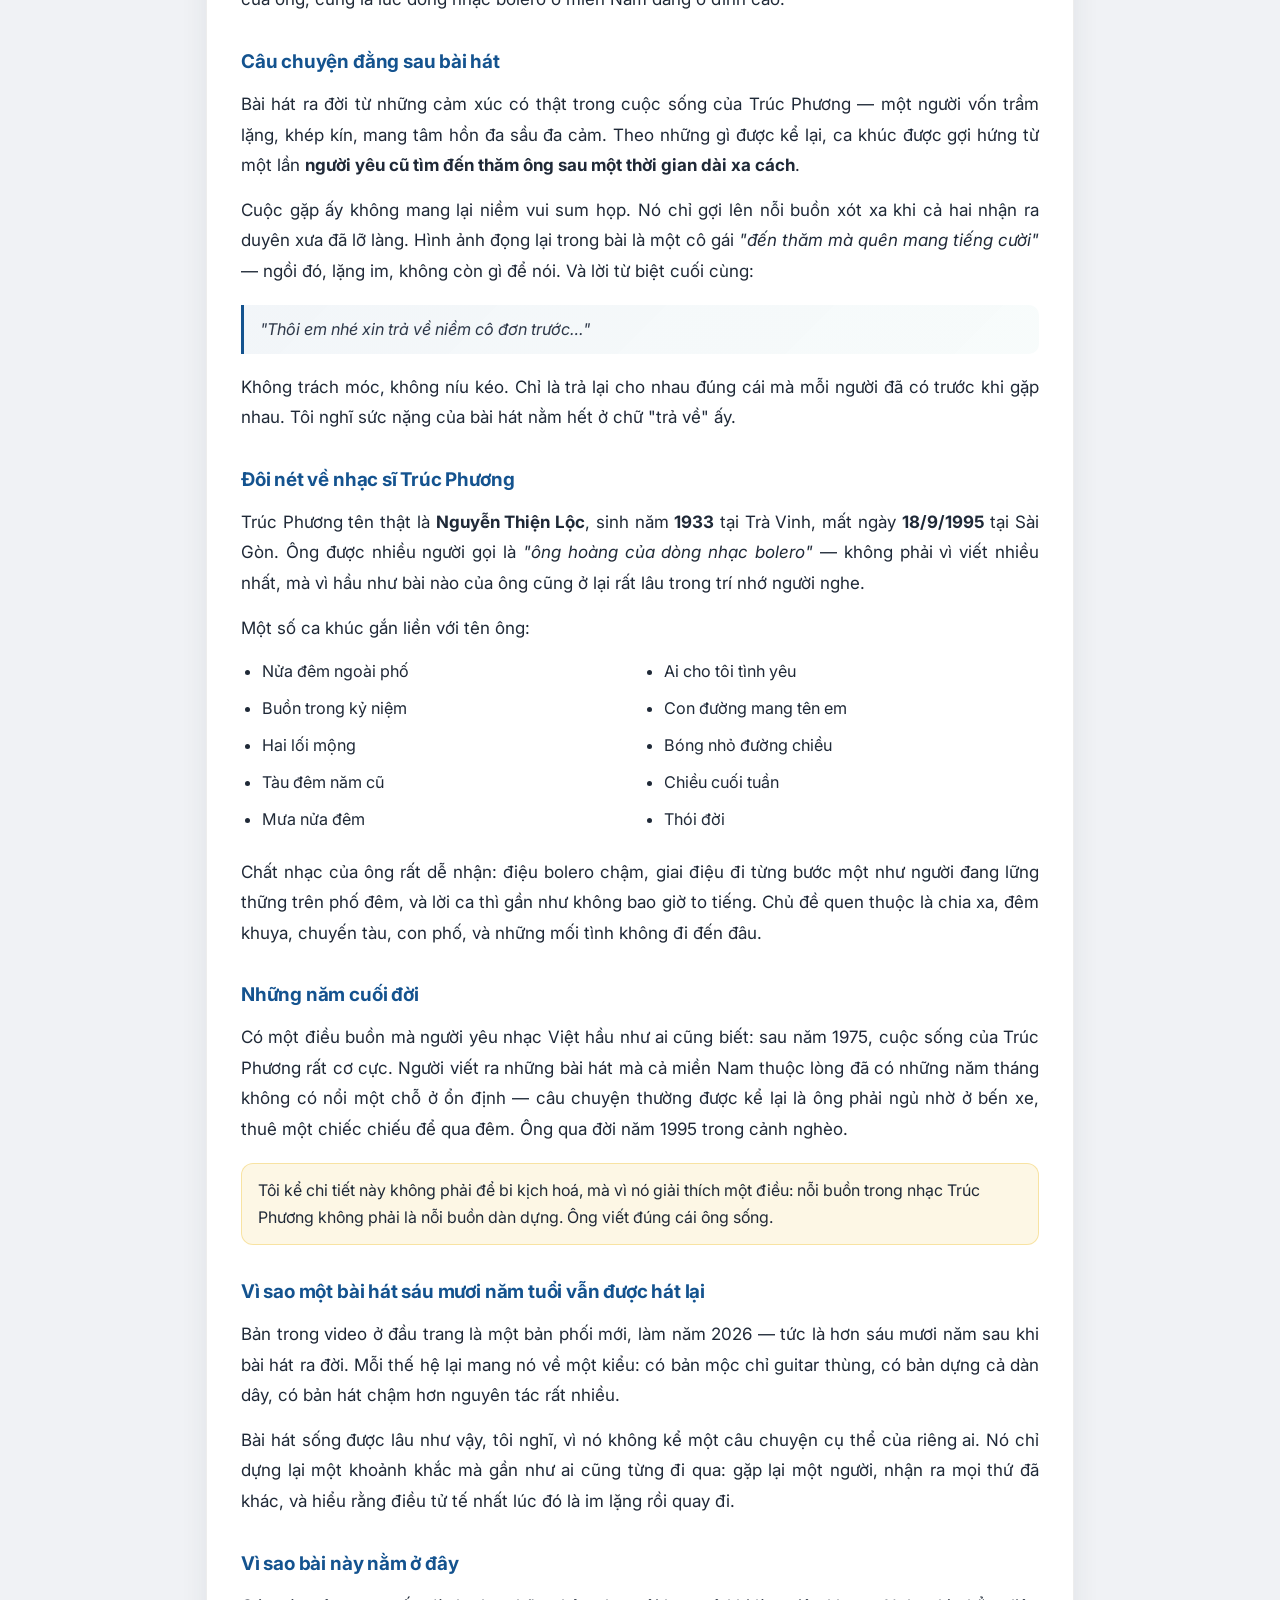
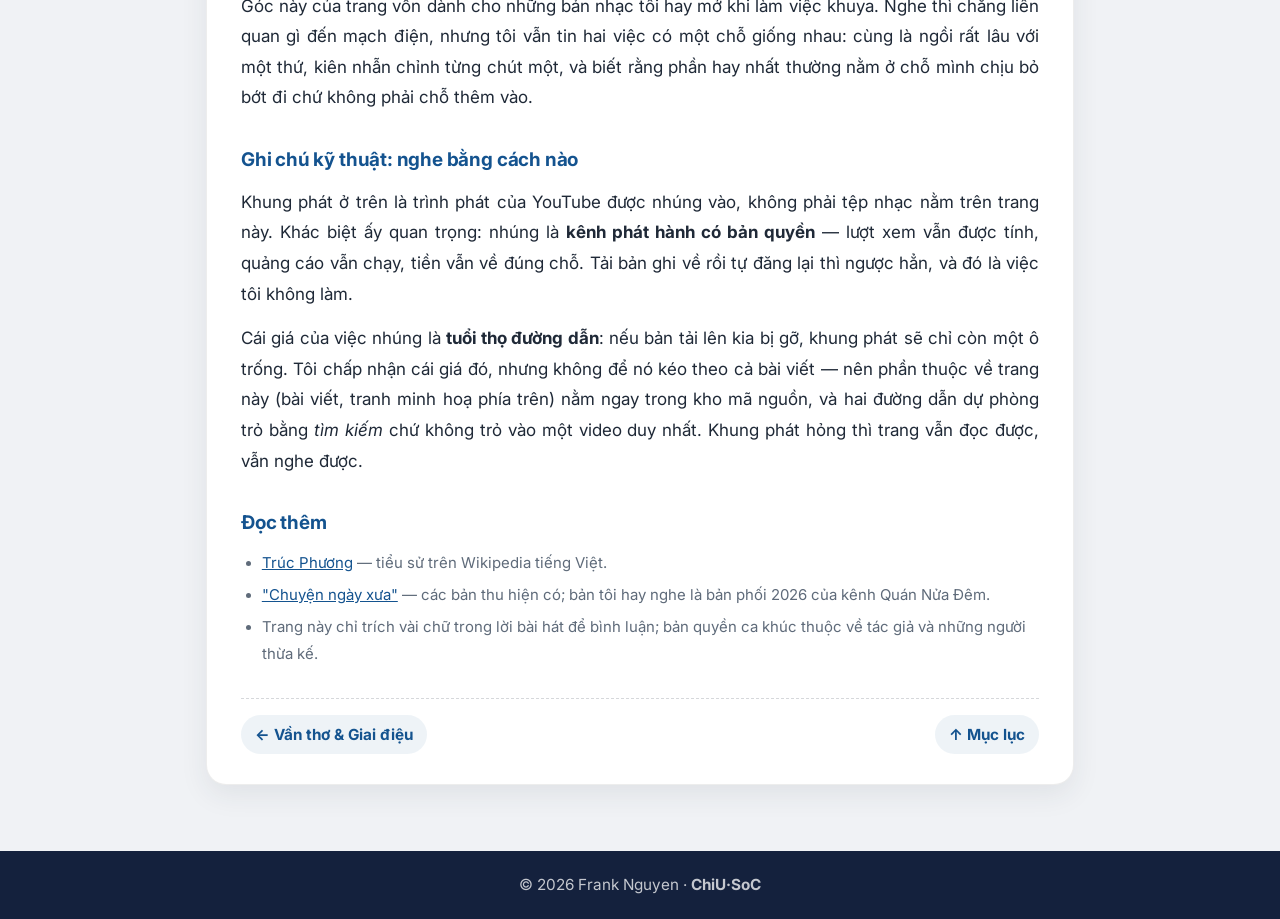
<file: posts/chuyen-ngay-xua-truc-phuong.html>
<!DOCTYPE html>
<html lang="vi" data-lang="vi"
      data-title-vi="Chuyện ngày xưa — Trúc Phương — ChiU·SoC"
      data-title-en="Chuyện ngày xưa — Trúc Phương — ChiU·SoC">
<head>
<meta charset="utf-8"/>
<meta name="viewport" content="width=device-width, initial-scale=1.0"/>
<title>Chuyện ngày xưa — Trúc Phương — ChiU·SoC</title>
<meta name="description" content="Chuyện ngày xưa của nhạc sĩ Trúc Phương: câu chuyện đằng sau bài hát, đôi nét về người nhạc sĩ, và vì sao một bản nhạc vàng hơn sáu mươi năm tuổi vẫn còn được hát lại."/>
<link rel="preconnect" href="https://fonts.googleapis.com"/>
<link rel="preconnect" href="https://fonts.gstatic.com" crossorigin/>
<link href="https://fonts.googleapis.com/css2?family=Inter:ital,wght@0,400;0,600;0,700;0,800;1,400&amp;display=swap" rel="stylesheet"/>
<style>
:root{
  --accent:  #14538f;
  --accent2: #2a9d8f;
  --text:    #1f2937;
  --muted:   #5f6b7a;
  --radius:  20px;
  --max-w:   min(880px, calc(100vw - 44px));
}
*{ box-sizing:border-box; }
html{ scroll-behavior:smooth; }
body{
  margin:0; background:#f0f2f5;
  font-family:"Inter",Arial,sans-serif;
  font-size:17px; line-height:1.8; color:var(--text);
  -webkit-font-smoothing:antialiased;
}

/* bilingual */
html[data-lang="vi"] [lang="en"]{ display:none; }
html[data-lang="en"] [lang="vi"]{ display:none; }

header{
  position:sticky; top:0; z-index:100;
  background:#14213d; color:#fff;
  box-shadow:0 4px 18px rgba(0,0,0,.18);
}
.header-inner{
  max-width:var(--max-w); margin:0 auto; padding:12px 6px;
  display:flex; align-items:center; gap:14px; flex-wrap:wrap;
}
.site-title{ font-size:20px; font-weight:800; letter-spacing:2px; }
.site-title a{ color:#fff; text-decoration:none; }
.site-title .dot{ color:var(--accent2); }
.back-home{
  margin-left:auto; color:rgba(255,255,255,.88); text-decoration:none;
  font-size:14px; font-weight:600; padding:6px 14px; border-radius:999px;
  background:rgba(255,255,255,.10);
}
.back-home:hover{ background:rgba(255,255,255,.2); }
.lang-switch{ display:flex; gap:3px; background:rgba(255,255,255,.12); padding:3px; border-radius:999px; }
.lang-btn{
  border:0; background:transparent; color:rgba(255,255,255,.8);
  font:inherit; font-size:13px; font-weight:700; letter-spacing:.04em;
  padding:4px 12px; border-radius:999px; cursor:pointer;
}
.lang-btn:hover{ color:#fff; }
.lang-btn[aria-pressed="true"]{ background:#fff; color:#14213d; }

main{ max-width:var(--max-w); margin:0 auto; padding:0 6px 40px; }
article{
  background:#fff; border-radius:var(--radius); padding:30px 34px;
  margin:26px auto; box-shadow:0 10px 28px rgba(36,49,66,.08);
  border:1px solid rgba(230,230,230,.7);
  position:relative; overflow:hidden;
}
article::before{
  content:""; position:absolute; inset:0 0 auto 0; height:4px;
  background:linear-gradient(90deg,var(--accent),var(--accent2));
}
h1{ font-size:clamp(1.4rem,3vw,1.95rem); letter-spacing:-.02em; margin:0 0 6px; line-height:1.3; }
.meta{ color:var(--muted); font-size:.88em; margin-bottom:10px; }
.lede{ font-size:1.02em; color:#374151; border-left:3px solid var(--accent2);
  padding:4px 0 4px 16px; margin:0 0 24px; }
h2{ font-size:1.18rem; color:var(--accent); margin:30px 0 10px; letter-spacing:-.01em; }
p{ margin:0 0 14px; }
ul,ol{ margin:0 0 14px; padding-left:1.3rem; }
li{ margin-bottom:8px; }

/* khung video nhúng */
.video{
  position:relative; width:100%; aspect-ratio:16/9;
  border-radius:14px; overflow:hidden; margin:22px 0 10px;
  background:#0f1b2d; box-shadow:0 10px 30px rgba(15,27,45,.28);
}
.video iframe{ position:absolute; inset:0; width:100%; height:100%; border:0; }
.video-cap{ font-size:.82em; color:var(--muted); margin:0 0 6px; text-align:center; }

/* tranh bìa gốc + chỗ nghe */
.cover{ margin:0 0 10px; }
.cover img{
  display:block; width:100%; height:auto;
  border-radius:14px; box-shadow:0 10px 30px rgba(15,27,45,.28);
}
.cover figcaption{ font-size:.82em; color:var(--muted); margin-top:8px; text-align:center; }
.listen{
  display:flex; flex-wrap:wrap; gap:10px; align-items:center;
  margin:0 0 22px; padding:14px 16px;
  background:rgba(20,83,143,.05); border:1px solid rgba(20,83,143,.14);
  border-radius:14px;
}
.listen-label{ font-size:.85em; font-weight:700; color:var(--accent); }
.listen a{
  font-size:.88em; font-weight:600; color:var(--accent);
  text-decoration:none; padding:5px 13px; border-radius:999px;
  background:#fff; border:1px solid rgba(20,83,143,.22);
}
.listen a:hover{ background:rgba(20,83,143,.09); }
.listen .note{ font-size:.8em; color:var(--muted); flex-basis:100%; margin:0; }

blockquote{
  border-left:3px solid var(--accent);
  margin:18px 0; padding:10px 16px;
  background:linear-gradient(135deg, rgba(20,83,143,.055), rgba(42,157,143,.035));
  border-radius:0 10px 10px 0;
  font-style:italic; color:#2d3748; font-size:.95em;
}
blockquote em{ font-style:normal; font-weight:600; }
.callout{
  background:rgba(234,179,8,.1); border:1px solid rgba(234,179,8,.3);
  padding:13px 16px; border-radius:12px; margin:18px 0; font-size:.94em; line-height:1.7;
}
.songlist{ columns:2; column-gap:28px; font-size:.95em; }
@media(max-width:560px){ .songlist{ columns:1; } }
.songlist li{ break-inside:avoid; }
.refs{ font-size:.88em; color:var(--muted); }
.refs li{ margin-bottom:5px; }
.refs a{ color:var(--accent); }
.footer-nav{
  margin-top:30px; padding-top:16px;
  border-top:1px dashed rgba(31,41,55,.18);
  display:flex; justify-content:space-between; flex-wrap:wrap; gap:10px;
}
.footer-nav a{
  color:var(--accent); font-weight:700; font-size:.9em; text-decoration:none;
  padding:6px 14px; background:rgba(20,83,143,.07); border-radius:999px;
}
.footer-nav a:hover{ background:rgba(20,83,143,.14); }
footer{
  background:#14213d; color:rgba(255,255,255,.75);
  text-align:center; padding:20px 16px; font-size:.9em;
}
/* ==== house-format v1 — bilingual-personal-site skill, scripts/house-format.css. Prose is justified on every page.
     Do not edit this block in a page: edit the skill's copy, re-run apply_format.py; check_site.py fails a page whose
     block differs. ==== */
main p, main li, main blockquote, main dd, main .art-desc, main .art-quote{ text-align:justify; text-justify:inter-word; hyphens:auto; }
main .refs li, main .art-links li, main .songlist li, main .toc-wrap li, main .listen p, main .pair li, main .result li, main table p, main table li{ text-align:left; hyphens:manual; }
main .poem-credit, main .video-cap, main figcaption p, main figcaption li{ text-align:center; hyphens:manual; }
main code, main pre, main kbd, main samp, main a{ hyphens:manual; }
/* ==== /house-format ==== */
</style>
</head>
<body>

<header>
  <div class="header-inner">
    <div class="site-title"><a href="../index.html">ChiU<span class="dot">·</span>SoC</a></div>
    <a class="back-home" href="../index.html"><span lang="vi">← Trang chủ</span><span lang="en">← Home</span></a>
    <div class="lang-switch" role="group" aria-label="Language / Ngôn ngữ">
      <button type="button" class="lang-btn" data-lang="vi" aria-pressed="true">VI</button>
      <button type="button" class="lang-btn" data-lang="en" aria-pressed="false">EN</button>
    </div>
  </div>
</header>

<main>
<article>

<h1><span lang="vi">"Chuyện ngày xưa" — Trúc Phương</span><span lang="en">"Chuyện ngày xưa" (The Old Story) — Trúc Phương</span></h1>
<div class="meta"><span lang="vi">Vần thơ &amp; Giai điệu · 24/10/2026 · Frank Nguyen</span><span lang="en">Poetry &amp; Melody · 24 Oct 2026 · Frank Nguyen</span></div>

<p class="lede" lang="vi">Có những bài hát không cần hiểu hết lời cũng thấy buồn. "Chuyện ngày xưa"
là một trong số đó — một bản nhạc vàng hơn sáu mươi năm tuổi, viết ra từ một cuộc gặp lại
không ai mong, bởi một người nhạc sĩ mà cuộc đời còn buồn hơn những gì ông viết.</p>
<p class="lede" lang="en">Some songs make you sad before you have even followed the words.
"Chuyện ngày xưa" is one of them — a Vietnamese "yellow music" ballad more than sixty years old,
written out of a reunion nobody had wished for, by a composer whose own life turned out sadder
than anything he wrote.</p>

<figure class="cover">
  <img src="assets/chuyen-ngay-xua.svg" width="800" height="450"
       alt="Minh hoạ: một ngọn đèn đường lẻ loi trong đêm, vòng sáng toả thành những cung sóng âm."/>
  <figcaption>
    <span lang="vi">"Đêm phố cũ" — minh hoạ gốc của trang này, vẽ bằng vector, không lấy từ đâu cả.</span>
    <span lang="en">"An old street at night" — an original drawing made for this page, in vector, taken from nowhere.</span>
  </figcaption>
</figure>

<div class="video">
  <iframe src="https://www.youtube-nocookie.com/embed/8oRb-8DO3PM"
          title="Chuyen ngay xua - 2026 arrangement" loading="lazy"
          allow="accelerometer; autoplay; clipboard-write; encrypted-media; gyroscope; picture-in-picture"
          referrerpolicy="strict-origin-when-cross-origin" allowfullscreen></iframe>
</div>
<p class="video-cap">
  <span lang="vi">"Chuyện ngày xưa" — sáng tác Trúc Phương · bản phối mới 2026, kênh <em>Quán Nửa Đêm</em>.</span>
  <span lang="en">"Chuyện ngày xưa" — composed by Trúc Phương · a 2026 arrangement, channel <em>Quán Nửa Đêm</em>.</span>
</p>

<div class="listen">
  <span class="listen-label"><span lang="vi">Nghe ở đâu</span><span lang="en">Where to listen</span></span>
  <a href="https://www.youtube.com/results?search_query=Chuy%E1%BB%87n+ng%C3%A0y+x%C6%B0a+Tr%C3%BAc+Ph%C6%B0%C6%A1ng" target="_blank" rel="noopener">
    <span lang="vi">Tìm trên YouTube</span><span lang="en">Search on YouTube</span></a>
  <a href="https://open.spotify.com/search/Chuy%E1%BB%87n%20ng%C3%A0y%20x%C6%B0a%20Tr%C3%BAc%20Ph%C6%B0%C6%A1ng" target="_blank" rel="noopener">
    <span lang="vi">Tìm trên Spotify</span><span lang="en">Search on Spotify</span></a>
  <a href="https://www.youtube.com/watch?v=8oRb-8DO3PM" target="_blank" rel="noopener">
    <span lang="vi">Bản phối 2026 tôi đang nghe</span><span lang="en">The 2026 arrangement I listen to</span></a>
  <p class="note">
    <span lang="vi">Nếu khung phát ở trên không hiện (trình duyệt chặn, hoặc bản tải lên đó bị gỡ),
      hai đường dẫn đầu là <em>tìm kiếm</em> chứ không trỏ vào một video cụ thể — nên chúng vẫn
      dùng được.</span>
    <span lang="en">If the player above does not appear (a browser blocking it, or that upload taken
      down), the first two links are <em>searches</em> rather than one particular video, so they
      keep working.</span>
  </p>
</div>

<h2><span lang="vi">Một bài hát từ trước năm 1975</span><span lang="en">A song from before 1975</span></h2>
<p lang="vi">"Chuyện ngày xưa" là một tuyệt phẩm nhạc vàng nổi tiếng, được cố nhạc sĩ
<strong>Trúc Phương</strong> sáng tác trước năm 1975 — thường được ghi là vào khoảng
<strong>năm 1962</strong>. Đó là quãng thời gian sung sức nhất của ông, cũng là lúc dòng nhạc
bolero ở miền Nam đang ở đỉnh cao.</p>
<p lang="en">"Chuyện ngày xưa" is a well-known piece of Vietnamese <em>nhạc vàng</em> ("yellow
music"), written by the late composer <strong>Trúc Phương</strong> before 1975 — usually dated to
around <strong>1962</strong>. That was his most productive period, and also the height of the
bolero style in southern Vietnam.</p>

<h2><span lang="vi">Câu chuyện đằng sau bài hát</span><span lang="en">The story behind the song</span></h2>
<p lang="vi">Bài hát ra đời từ những cảm xúc có thật trong cuộc sống của Trúc Phương — một người
vốn trầm lặng, khép kín, mang tâm hồn đa sầu đa cảm. Theo những gì được kể lại, ca khúc được
gợi hứng từ một lần <strong>người yêu cũ tìm đến thăm ông sau một thời gian dài xa cách</strong>.</p>
<p lang="en">The song came out of something that actually happened to Trúc Phương — a quiet,
withdrawn man with an unusually sensitive temperament. As the story is told, it was prompted by a
visit: <strong>a former love came to see him after a long separation</strong>.</p>
<p lang="vi">Cuộc gặp ấy không mang lại niềm vui sum họp. Nó chỉ gợi lên nỗi buồn xót xa khi cả
hai nhận ra duyên xưa đã lỡ làng. Hình ảnh đọng lại trong bài là một cô gái <em>"đến thăm mà quên
mang tiếng cười"</em> — ngồi đó, lặng im, không còn gì để nói. Và lời từ biệt cuối cùng:</p>
<p lang="en">The meeting brought no joy of reunion. It only opened up a quiet ache, as both realised
the old bond had long since passed them by. The image the song keeps is of a woman who
<em>"came to visit but forgot to bring her laughter"</em> — sitting there, silent, with nothing
left to say. And then the parting line:</p>
<blockquote lang="vi">"Thôi em nhé xin trả về niềm cô đơn trước…"</blockquote>
<blockquote lang="en">"Thôi em nhé xin trả về niềm cô đơn trước…"<br/>
  <em>— "So be it; let me give you back the loneliness that came before."</em></blockquote>
<p lang="vi">Không trách móc, không níu kéo. Chỉ là trả lại cho nhau đúng cái mà mỗi người đã có
trước khi gặp nhau. Tôi nghĩ sức nặng của bài hát nằm hết ở chữ "trả về" ấy.</p>
<p lang="en">No reproach, no attempt to hold on. Just handing back to each other exactly what each
had carried before they met. I think the whole weight of the song sits in that one phrase,
"give back".</p>

<h2><span lang="vi">Đôi nét về nhạc sĩ Trúc Phương</span><span lang="en">A few words about Trúc Phương</span></h2>
<p lang="vi">Trúc Phương tên thật là <strong>Nguyễn Thiện Lộc</strong>, sinh năm <strong>1933</strong>
tại Trà Vinh, mất ngày <strong>18/9/1995</strong> tại Sài Gòn. Ông được nhiều người gọi là
<em>"ông hoàng của dòng nhạc bolero"</em> — không phải vì viết nhiều nhất, mà vì hầu như bài nào
của ông cũng ở lại rất lâu trong trí nhớ người nghe.</p>
<p lang="en">Trúc Phương's real name was <strong>Nguyễn Thiện Lộc</strong>. He was born in
<strong>1933</strong> in Trà Vinh, in the Mekong Delta, and died on <strong>18 September 1995</strong>
in Saigon. Many call him <em>"the king of bolero"</em> — not for writing the most songs, but
because almost everything he wrote stayed in people's memory for decades.</p>
<p lang="vi">Một số ca khúc gắn liền với tên ông:</p>
<p lang="en">Some of the songs his name is inseparable from:</p>
<ul class="songlist" data-i18n="neutral">
  <li>Nửa đêm ngoài phố</li>
  <li>Buồn trong kỷ niệm</li>
  <li>Hai lối mộng</li>
  <li>Tàu đêm năm cũ</li>
  <li>Mưa nửa đêm</li>
  <li>Ai cho tôi tình yêu</li>
  <li>Con đường mang tên em</li>
  <li>Bóng nhỏ đường chiều</li>
  <li>Chiều cuối tuần</li>
  <li>Thói đời</li>
</ul>
<p lang="vi">Chất nhạc của ông rất dễ nhận: điệu bolero chậm, giai điệu đi từng bước một như người
đang lững thững trên phố đêm, và lời ca thì gần như không bao giờ to tiếng. Chủ đề quen thuộc là
chia xa, đêm khuya, chuyến tàu, con phố, và những mối tình không đi đến đâu.</p>
<p lang="en">His musical signature is easy to recognise: a slow bolero, a melody that walks rather
than runs — like someone drifting along a street at night — and words that almost never raise their
voice. The recurring subjects are separation, late nights, trains, city streets, and loves that
went nowhere.</p>

<h2><span lang="vi">Những năm cuối đời</span><span lang="en">His final years</span></h2>
<p lang="vi">Có một điều buồn mà người yêu nhạc Việt hầu như ai cũng biết: sau năm 1975, cuộc sống
của Trúc Phương rất cơ cực. Người viết ra những bài hát mà cả miền Nam thuộc lòng đã có những năm
tháng không có nổi một chỗ ở ổn định — câu chuyện thường được kể lại là ông phải ngủ nhờ ở bến xe,
thuê một chiếc chiếu để qua đêm. Ông qua đời năm 1995 trong cảnh nghèo.</p>
<p lang="en">There is a sad fact that most lovers of Vietnamese music know: after 1975, Trúc Phương's
life became very hard. The man whose songs the whole south could sing from memory spent years
without a stable roof — the account usually told is that he slept at a bus station, renting a
sleeping mat for the night. He died in 1995 in poverty.</p>
<div class="callout">
  <span lang="vi">Tôi kể chi tiết này không phải để bi kịch hoá, mà vì nó giải thích một điều:
  nỗi buồn trong nhạc Trúc Phương không phải là nỗi buồn dàn dựng. Ông viết đúng cái ông sống.</span>
  <span lang="en">I mention this not to dramatise his life, but because it explains something: the
  sadness in Trúc Phương's music was never staged. He wrote exactly what he lived.</span>
</div>

<h2><span lang="vi">Vì sao một bài hát sáu mươi năm tuổi vẫn được hát lại</span><span lang="en">Why a sixty-year-old song keeps being sung</span></h2>
<p lang="vi">Bản trong video ở đầu trang là một bản phối mới, làm năm 2026 — tức là hơn sáu mươi
năm sau khi bài hát ra đời. Mỗi thế hệ lại mang nó về một kiểu: có bản mộc chỉ guitar thùng, có
bản dựng cả dàn dây, có bản hát chậm hơn nguyên tác rất nhiều.</p>
<p lang="en">The recording at the top of this page is a new arrangement made in 2026 — more than
sixty years after the song was written. Each generation brings it back in its own way: a bare
version with nothing but an acoustic guitar, one with a full string section, one sung far slower
than the original.</p>
<p lang="vi">Bài hát sống được lâu như vậy, tôi nghĩ, vì nó không kể một câu chuyện cụ thể của
riêng ai. Nó chỉ dựng lại một khoảnh khắc mà gần như ai cũng từng đi qua: gặp lại một người, nhận
ra mọi thứ đã khác, và hiểu rằng điều tử tế nhất lúc đó là im lặng rồi quay đi.</p>
<p lang="en">It survives, I think, because it does not tell any one person's particular story. It
simply reconstructs a moment nearly everyone passes through: meeting someone again, realising
everything has changed, and understanding that the kindest thing left to do is to stay quiet and
walk away.</p>

<h2><span lang="vi">Vì sao bài này nằm ở đây</span><span lang="en">Why this one is here</span></h2>
<p lang="vi">Góc này của trang vốn dành cho những bản nhạc tôi hay mở khi làm việc khuya. Nghe thì
chẳng liên quan gì đến mạch điện, nhưng tôi vẫn tin hai việc có một chỗ giống nhau: cùng là ngồi
rất lâu với một thứ, kiên nhẫn chỉnh từng chút một, và biết rằng phần hay nhất thường nằm ở chỗ
mình chịu bỏ bớt đi chứ không phải chỗ thêm vào.</p>
<p lang="en">This corner of the site is for the music I put on when working late. It has nothing to
do with circuits, and yet I keep thinking the two share one thing: both are about sitting with
something for a long time, adjusting it patiently, and knowing that the best part usually comes
from what you are willing to take away rather than what you add.</p>

<h2><span lang="vi">Ghi chú kỹ thuật: nghe bằng cách nào</span><span lang="en">A technical note: how you listen here</span></h2>
<p lang="vi">Khung phát ở trên là trình phát của YouTube được nhúng vào, không phải tệp nhạc nằm
trên trang này. Khác biệt ấy quan trọng: nhúng là <strong>kênh phát hành có bản quyền</strong> —
lượt xem vẫn được tính, quảng cáo vẫn chạy, tiền vẫn về đúng chỗ. Tải bản ghi về rồi tự đăng lại
thì ngược hẳn, và đó là việc tôi không làm.</p>
<p lang="en">The player above is YouTube's own, embedded — not an audio file sitting on this site.
That distinction matters: embedding is the <strong>licensed distribution channel</strong>, so the
view still counts, the advertising still runs, and the money still goes where it should. Downloading
a recording and re-posting it is the opposite of that, and is something I do not do.</p>
<p lang="vi">Cái giá của việc nhúng là <strong>tuổi thọ đường dẫn</strong>: nếu bản tải lên kia bị
gỡ, khung phát sẽ chỉ còn một ô trống. Tôi chấp nhận cái giá đó, nhưng không để nó kéo theo cả bài
viết — nên phần thuộc về trang này (bài viết, tranh minh hoạ phía trên) nằm ngay trong kho mã nguồn,
và hai đường dẫn dự phòng trỏ bằng <em>tìm kiếm</em> chứ không trỏ vào một video duy nhất. Khung
phát hỏng thì trang vẫn đọc được, vẫn nghe được.</p>
<p lang="en">The price of embedding is <strong>link rot</strong>: if that upload is taken down, the
player becomes an empty box. I accept that price, but I do not let it take the article with it —
what belongs to this page (the writing, the drawing above) lives in the repository itself, and the
two fallback links point through a <em>search</em> rather than at one single video. If the player
breaks, the page still reads, and you can still listen.</p>

<h2><span lang="vi">Đọc thêm</span><span lang="en">Further reading</span></h2>
<ul class="refs">
  <li><a href="https://vi.wikipedia.org/wiki/Tr%C3%BAc_Ph%C6%B0%C6%A1ng" target="_blank" rel="noopener" data-i18n="neutral">Trúc Phương</a>
      — <span lang="vi">tiểu sử trên Wikipedia tiếng Việt</span><span lang="en">biography on Vietnamese Wikipedia</span>.</li>
  <li><a href="https://www.youtube.com/results?search_query=Chuy%E1%BB%87n+ng%C3%A0y+x%C6%B0a+Tr%C3%BAc+Ph%C6%B0%C6%A1ng" target="_blank" rel="noopener" data-i18n="neutral">"Chuyện ngày xưa"</a>
      — <span lang="vi">các bản thu hiện có; bản tôi hay nghe là bản phối 2026 của kênh Quán Nửa Đêm</span><span lang="en">the recordings available; the one I listen to is the 2026 arrangement by the Quán Nửa Đêm channel</span>.</li>
  <li><span lang="vi">Trang này chỉ trích vài chữ trong lời bài hát để bình luận; bản quyền ca khúc
      thuộc về tác giả và những người thừa kế.</span>
      <span lang="en">This page quotes only a few words of the lyrics for commentary; the song
      remains the copyright of its author and his heirs.</span></li>
</ul>

<div class="footer-nav">
  <a href="../index.html#s4"><span lang="vi">← Vần thơ &amp; Giai điệu</span><span lang="en">← Poetry &amp; Melody</span></a>
  <a href="../index.html#toc"><span lang="vi">↑ Mục lục</span><span lang="en">↑ Contents</span></a>
</div>
</article>
</main>

<footer>© 2026 Frank Nguyen · <strong>ChiU·SoC</strong></footer>

<script>
(function () {
  var KEY = 'chiusoc-lang';
  var root = document.documentElement;
  function apply(lang) {
    if (lang !== 'vi' && lang !== 'en') { lang = 'vi'; }
    root.setAttribute('data-lang', lang);
    root.setAttribute('lang', lang);
    var t = root.getAttribute('data-title-' + lang);
    if (t) { document.title = t; }
    var btns = document.querySelectorAll('.lang-btn');
    for (var i = 0; i < btns.length; i++) {
      btns[i].setAttribute('aria-pressed', btns[i].getAttribute('data-lang') === lang ? 'true' : 'false');
    }
    try { localStorage.setItem(KEY, lang); } catch (e) {}
  }
  var saved = null;
  try { saved = localStorage.getItem(KEY); } catch (e) {}
  if (saved) { apply(saved); }
  document.addEventListener('click', function (ev) {
    var el = ev.target;
    while (el && el !== document) {
      if (el.classList && el.classList.contains('lang-btn')) {
        apply(el.getAttribute('data-lang'));
        return;
      }
      el = el.parentNode;
    }
  });
})();
</script>

</body>
</html>
</file>
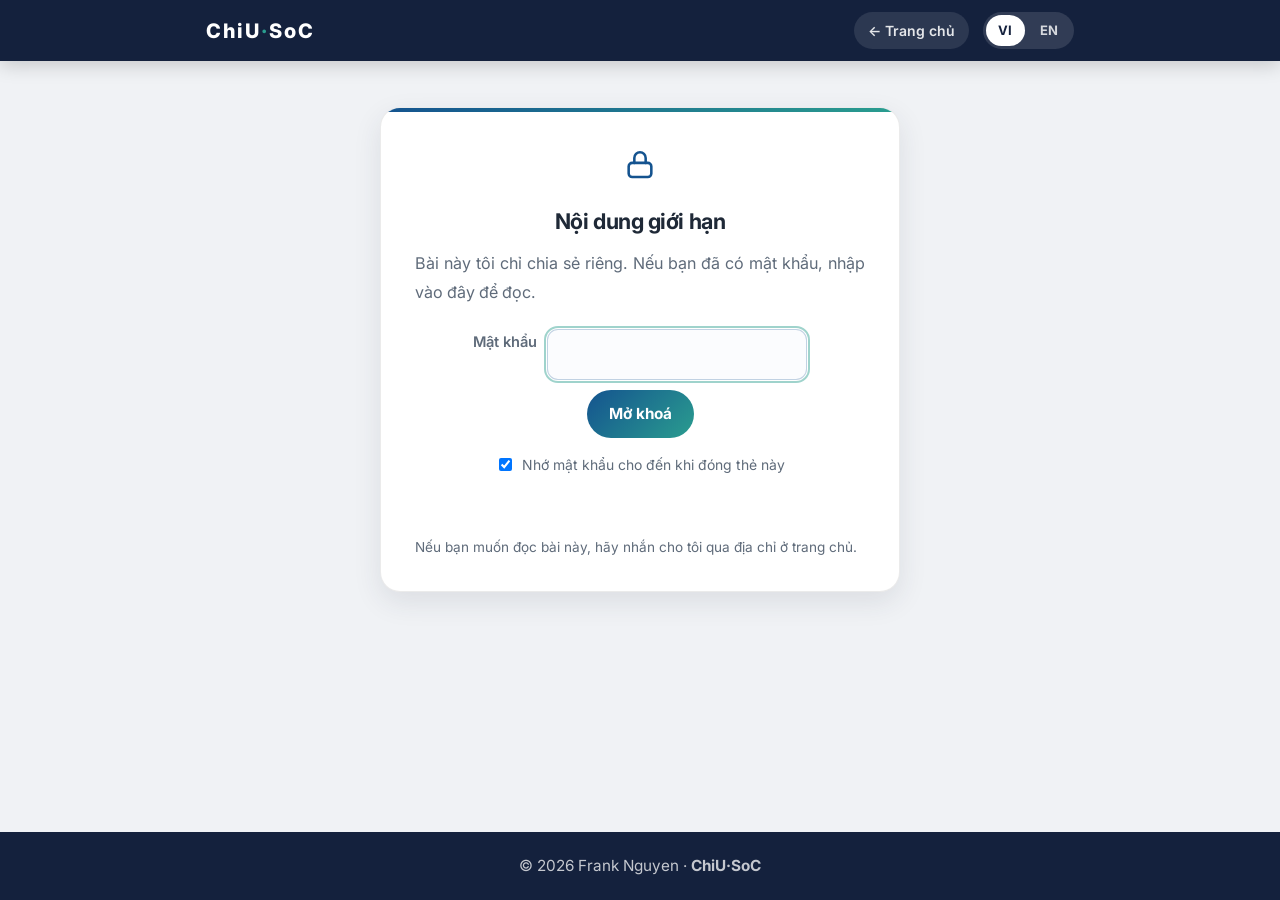
<file: posts/ecdh-ecdsa-nist-curves.html>
<!DOCTYPE html>
<html lang="vi" data-lang="vi"
      data-title-vi="Nội dung giới hạn — ChiU·SoC"
      data-title-en="Limited access — ChiU·SoC">
<head>
<meta charset="utf-8"/>
<meta name="viewport" content="width=device-width, initial-scale=1.0"/>
<meta name="robots" content="noindex, nofollow"/>
<title>Nội dung giới hạn — ChiU·SoC</title>
<meta name="description" content="Trang này cần mật khẩu. This page requires a password."/>
<link rel="preconnect" href="https://fonts.googleapis.com"/>
<link rel="preconnect" href="https://fonts.gstatic.com" crossorigin/>
<link href="https://fonts.googleapis.com/css2?family=Inter:ital,wght@0,400;0,600;0,700;0,800;1,400&amp;display=swap" rel="stylesheet"/>
<style>
:root{
  --accent:  #14538f;
  --accent2: #2a9d8f;
  --text:    #1f2937;
  --muted:   #5f6b7a;
  --radius:  20px;
  --max-w:   min(880px, calc(100vw - 44px));
}
*{ box-sizing:border-box; }
html{ scroll-behavior:smooth; }
body{
  margin:0; background:#f0f2f5;
  font-family:"Inter",Arial,sans-serif;
  font-size:17px; line-height:1.8; color:var(--text);
  -webkit-font-smoothing:antialiased;
  display:flex; flex-direction:column; min-height:100vh;
}
html[data-lang="vi"] [lang="en"]{ display:none; }
html[data-lang="en"] [lang="vi"]{ display:none; }

header{ background:#14213d; color:#fff; box-shadow:0 4px 18px rgba(0,0,0,.18); }
.header-inner{
  max-width:var(--max-w); margin:0 auto; padding:12px 6px;
  display:flex; align-items:center; gap:14px; flex-wrap:wrap;
}
.site-title{ font-size:20px; font-weight:800; letter-spacing:2px; }
.site-title a{ color:#fff; text-decoration:none; }
.site-title .dot{ color:var(--accent2); }
.back-home{
  margin-left:auto; color:rgba(255,255,255,.88); text-decoration:none;
  font-size:14px; font-weight:600; padding:6px 14px; border-radius:999px;
  background:rgba(255,255,255,.10);
}
.back-home:hover{ background:rgba(255,255,255,.2); }
.lang-switch{ display:flex; gap:3px; background:rgba(255,255,255,.12); padding:3px; border-radius:999px; }
.lang-btn{
  border:0; background:transparent; color:rgba(255,255,255,.8);
  font:inherit; font-size:13px; font-weight:700; letter-spacing:.04em;
  padding:4px 12px; border-radius:999px; cursor:pointer;
}
.lang-btn:hover{ color:#fff; }
.lang-btn[aria-pressed="true"]{ background:#fff; color:#14213d; }

main{ flex:1 0 auto; max-width:var(--max-w); width:100%; margin:0 auto; padding:0 6px 40px; }

.lockbox{
  background:#fff; border-radius:var(--radius); padding:40px 34px 32px;
  margin:46px auto; max-width:520px; text-align:center;
  box-shadow:0 10px 28px rgba(36,49,66,.10);
  border:1px solid rgba(230,230,230,.8);
  position:relative; overflow:hidden;
}
.lockbox::before{
  content:""; position:absolute; inset:0 0 auto 0; height:4px;
  background:linear-gradient(90deg,var(--accent),var(--accent2));
}
.lock-icon{ color:var(--accent); margin-bottom:10px; }
.lockbox h1{ font-size:1.35rem; margin:0 0 8px; letter-spacing:-.02em; }
.lock-lede{ color:var(--muted); font-size:.95em; margin:0 0 22px; }
#lock-form{ display:flex; gap:10px; justify-content:center; flex-wrap:wrap; }
#lock-pw{
  font:inherit; font-size:.95em; padding:10px 15px; border-radius:11px;
  border:1px solid rgba(20,83,143,.25); background:#fbfcfe; color:var(--text);
  flex:1 1 220px; max-width:260px; text-align:center; letter-spacing:.18em;
}
#lock-pw:focus{ outline:2px solid rgba(42,157,143,.45); outline-offset:1px; }
.btn{
  font:inherit; font-size:.9em; font-weight:700; cursor:pointer; color:#fff; border:0;
  padding:10px 22px; border-radius:999px;
  background:linear-gradient(135deg,var(--accent),var(--accent2));
}
.btn:disabled{ opacity:.55; cursor:default; }
.lock-remember{
  display:inline-flex; align-items:center; gap:7px; margin-top:14px;
  font-size:.82em; color:var(--muted); cursor:pointer;
}
.lock-msg{ min-height:1.5em; margin:14px 0 0; font-size:.88em; font-weight:700; }
.lock-msg.bad{ color:#9b1d28; }
.lock-msg.ok{ color:#15695f; }
.lock-msg.wait{ color:#8a6100; }
.lock-foot{ margin:18px 0 0; font-size:.8em; color:var(--muted); }
.lock-label{
  display:block; font-size:.86em; font-weight:600; color:var(--muted);
  margin:0 0 5px; text-align:left;
}
.sr-only{
  position:absolute; width:1px; height:1px; padding:0; margin:-1px;
  overflow:hidden; clip:rect(0 0 0 0); white-space:nowrap; border:0;
}
footer{
  background:#14213d; color:rgba(255,255,255,.75);
  text-align:center; padding:20px 16px; font-size:.9em; flex-shrink:0;
}

/* ==== house-format v1 — bilingual-personal-site skill, scripts/house-format.css. Prose is justified on every page.
     Do not edit this block in a page: edit the skill's copy, re-run apply_format.py; check_site.py fails a page whose
     block differs. ==== */
main p, main li, main blockquote, main dd, main .art-desc, main .art-quote{ text-align:justify; text-justify:inter-word; hyphens:auto; }
main .refs li, main .art-links li, main .songlist li, main .toc-wrap li, main .listen p, main .pair li, main .result li, main table p, main table li{ text-align:left; hyphens:manual; }
main .poem-credit, main .video-cap, main figcaption p, main figcaption li{ text-align:center; hyphens:manual; }
main code, main pre, main kbd, main samp, main a{ hyphens:manual; }
/* ==== /house-format ==== */
</style>
</head>
<body>

<header>
  <div class="header-inner">
    <div class="site-title"><a href="../index.html">ChiU<span class="dot">·</span>SoC</a></div>
    <a class="back-home" href="../index.html"><span lang="vi">← Trang chủ</span><span lang="en">← Home</span></a>
    <div class="lang-switch" role="group" aria-label="Language / Ngôn ngữ">
      <button type="button" class="lang-btn" data-lang="vi" aria-pressed="true">VI</button>
      <button type="button" class="lang-btn" data-lang="en" aria-pressed="false">EN</button>
    </div>
  </div>
</header>

<main>
<section class="lockbox" id="lock-gate">
  <div class="lock-icon" aria-hidden="true">
    <svg viewBox="0 0 24 24" width="34" height="34" fill="none" stroke="currentColor" stroke-width="1.8" stroke-linecap="round">
      <rect x="4" y="10.5" width="16" height="10" rx="2.5"/><path d="M8 10.5V7a4 4 0 0 1 8 0v3.5"/>
    </svg>
  </div>
  <h1><span lang="vi">Nội dung giới hạn</span><span lang="en">Limited access</span></h1>
  <p class="lock-lede">
    <span lang="vi">Bài này tôi chỉ chia sẻ riêng. Nếu bạn đã có mật khẩu, nhập vào đây để đọc.</span>
    <span lang="en">I share this article privately. If you have the password, enter it here to read it.</span>
  </p>
  <noscript>
    <p class="lock-msg bad">
      <span lang="vi">Trang này cần JavaScript để giải mã nội dung. Hãy bật JavaScript rồi tải lại trang.</span>
      <span lang="en">This page needs JavaScript to decrypt its contents. Please enable JavaScript and reload.</span>
    </p>
  </noscript>
  <form id="lock-form" autocomplete="off">
    <label for="lock-pw" class="lock-label"><span lang="vi">Mật khẩu</span><span lang="en">Password</span></label>
    <input type="password" id="lock-pw" autocomplete="current-password"
           spellcheck="false" autofocus/>
    <button class="btn" type="submit" id="lock-go"><span lang="vi">Mở khoá</span><span lang="en">Unlock</span></button>
  </form>
  <label class="lock-remember">
    <input type="checkbox" id="lock-keep" checked/>
    <span lang="vi">Nhớ mật khẩu cho đến khi đóng thẻ này</span><span lang="en">Remember the password until this tab is closed</span>
  </label>
  <p class="lock-msg" id="lock-msg" role="status" aria-live="polite"></p>
  <p class="lock-foot">
    <span lang="vi">Nếu bạn muốn đọc bài này, hãy nhắn cho tôi qua địa chỉ ở trang chủ.</span>
    <span lang="en">If you would like to read it, write to me at the address on the home page.</span>
  </p>
</section>
</main>

<footer>
  <span lang="vi">© 2026 Frank Nguyen · <strong>ChiU·SoC</strong></span>
  <span lang="en">© 2026 Frank Nguyen · <strong>ChiU·SoC</strong></span>
</footer>

<script id="lock-payload" type="application/json">{"v":1,"kdf":"PBKDF2-SHA256","iter":600000,"salt":"MXeRl0ViTouHLvFu81R3DA==","iv":"hz7EMlbT7mSjwO0d","ct":"/+tkJ5D/MXg+5sn2A9jIrtRjnHyb3II0u1xuSvq+yo8jOUkvVf+t6hsqTdNkJumN5bnxcy67VuSnazTvR7f/1CrU27dP8LFHCE1DkOQMy6vE3XHC/gz014qe3MCkefmqhxdG9gK/[base64]/+Cg/rnyWunnKK8hmtiHNwG0PlT/mhYfqQZUlsW0iCkgwxEkmO9mLARSayF372xvXPgkwMFTks2X8sBzxXszm4dS9ETdJWanpVVdlTxOxvbgfcnbht8TNGgZl7p8HVUbZmNDEQ0e/AWa6bA1BLJmrDyrN2cIAxZ3JvwAnh7Z7anOuGA9YrBFQGCn7pl2vTbrNqhBrT0whqfnHq1uZXMUdPlsYCtpPtMFZxEOOeT8P22yYcBFJjPmO2yAasdcx3pMTM5WYx/IB2g3PwI5qBoBgqWzPDVSbtwVqLdJTYc+Dc58QN9tGlKAAoq+I0zDamES12sPmC39xL8bzXtja2pk8Ndlk4GskZ4deJkFeT5oRvOi9dT83izKQMnq8mVDaX1PugK95Sudv5bSJDWcnQwW/AkSeCs370DdI2yBOg32EepEbL/DVDlDSAcj3zb3IdFd2K0fTCup6PvVoCgEuCnhEE/M66iC6pj/btpr/c8A6kQDYxxoYdfIcFjajI5h4V7ekgbCBluCE2s7/Xk27YDkb5plrYH7RWwbcznQIPBJhR4R5pBpQTvbel/f21+VZRKbitKDWwExyfSak4zR8B4HdIUfgtgezrjolzMR0Kcb2qj75sAq1yLznhjj13TSsuizHfrW2Yq+jHNTBGueYDFRZA5kxX/MCMEw+RM/TPKbxei9LJGr1bSnobDtAd9te+v6Z/4yrrdC5AMxZh24H6z3rcj6bk3sBanHT/CkwW7+O4Dy0ovo3AVEpV2jJk6HD/lCaGqeFz7q/PHIXONEetFD/vv0v3RXmBB1PNs/idLKfYnhZpcj9iBpeSBqYWZAyB2xYolrJr9jSU2eIBTJq3AFvwQZUYxRNHDSqG1LAPoqlOVPbylLW8JXQZSlzNeMw+EZ8RZ49DW1vzevxe3Dj4PUQc+BbuhyjZGNpbwoRfcFeorX6ttW2VLcjV013H48wu0Jxw9pf9sC5ED/2rmmee3WC00CAUWH9dxRKAIvVWjDzAFeuEA/xASKrAJJiuOSSduyuWko96COc/w1g8t5XJyyCPuNEnX/pjwIHh8pemEl1BmLq5gvh9kO6rv1vkcJ6mbuCuSOtQuW1lSOnOzkOwDeeLnlK8IEHAnsWerocziLtEv66xCcF/1XHWPgAMNtI9diTRHPUCxqytfeOEGy8+5P/[base64]/ju+v6f1xcT6JxO9cFgaDisZBKtjwdZRvXKkwcL3TQgyrrsM+C1E7YGXAVf2W/9+kfgIuPY+U6RiWMp3fYBQtfwRSRCKHQ9onSobB8mfCZD2C56jRlNtSv2BIb8Za4PR25elYHN5ZxIWWxp7H3mBgPRnaZWTysvq0TUeeCAoQsB0LF40CkSOjZm95/iFOGxlsBte2qMv7otnX4N+pTR9bYGvFP48oWUnyRzoPHHoTeUXatPnGvIuyE2f+N+vSBRMU5t50DyzjKReYjF92m10rOx7NWVgEocVMIUtx9Jz2UtASCWxRhPQJR0c/cjPuXG9pIvHS6Ms71Et0uukH4W8L62wtMf5Tjn3FXNo5+Q41AqKLcSBbzRX+sJR7u2V/jGzMrQmt8WFzPwYSq9U+fokZNwAxuRngetPKpPgjJOfPi3lOTCDz5DWteFZNQxnD0lW7ybrOR8ML8Tkphli9cy2nt03zSK2DVRP1TJTi1+UvFyA/S60cHmOGs4L7g3k55noctUmOef3QSey9Mocpy0StZ6kLL+A78/mDqxqMMQ5miy7/zT2Xu6Pg+UVBkOSlpRCFbxNtYUliDIdoQmUec+qxklcjoMLM7F63ts0VqYCf/yENvLUI6zAFDsCI8kCV/9D6gXDRVSIWMM/4QAIE4IO4abahs6lroORf0+guKwb2MA0q/DU6A0TT64Hb+QilDDTLoBWBus/XgOuXrlUqh4KSK1cfFKo96ADdwHWseVq8u0v4No1lfaj5BIycAIuA9YZ51KKXlm+MIdbal/8Etd/xD9i/i3ty8fcNsTBKuDViUNhRwLI7pYhAWLZ/Oj+NyrZPHJlFD1VCZgE3up1et2VUKEDZqwClAFVtGMdvvQKMFieVNkzNeJQxXZzgUVvU5spSv4IK+zbXIlcAlLNMC8G6klmGmgK89qwbRhIRIdN/Rv3/3buHsVQixXxhmVs90veQlEsJ3e6VAvJis/[base64]/7OQOtvKcYJ6JO33VaVSHzdKc7NqG/7iQ3N55TEhs4QdJ10c9qfoD6AKPdxfPGW1N3D/PZAVHzrJyVsxNZaNRQ2nOpRTbAbi/CeHvf5cgZC5oy4DvOec/L+uI3GlEZ+cl97DsFcc3ZA2FV9Qvt36TZLZonGlnD6YIhyFBoVEEcpVdNFAQEUhtXg6efIT7v+Zb8z+3zr9Ma2Eby4yCJ5J8xKx/ixCXxbUcWoCgBoWNRxCkt9Ofs5lyk206V/dRu0+gd+B3nVEc9RGiBR5f6uWjd+v1FJrloa82+wk2DMw4OX4qF9rJxxnKCRF0H48yzVUJXwmkq599VZHyMHSAaiXVuWytxJj8A3KFIcDsnl45ulqZ2h7KQb/vZE3G1g35NGfwQsue9f+Any+Mf7x3uxyjfFT7MHh6M934tJx4IfxnpdanAzd1cRylmmxEfFZKm8+HNI4FzktcspUNOh1Rchpf2Kwa8v69JEk6hipQc5nF3qiQyYFOx2P1eDRAcGjw/8nZlYAjq8maLE8lUTZa439Q8PKqxxnuitH8N0nobSRBVo9mNILqDW6rWqnAzznjn7ogcobwu87hEeFl3Txk7/eZqt/dzOKXNakolYduPqMjRKCavDomaoF/1Kr/Z/wUYEamYqa0q+Kcwv7Nuslf/IYO4vmj+3K7eX+7acHXgaUv0bzCX8tApQsLZ1lPWpEVYlpZogupCoBHwtLR2I0Pxxbu1FHEymEYPEFpkYfild+gCOT8GkXdar54ExffXLdc9PiUr/sm89KwMR1fapJJXnYfMVagHo1DmeRH3Zs67FK1/BrMzt/[base64]/[base64]/uAmuymcoG7OtVoffZXKZbsV3//sTn5HDeMWvL4valSadLbP5170yQ3/Vqj/Pf59Mumnb0MwiRYl1uYCq3NypSPh27dk+zx8s9AOnSmo39LAhMfKNWHym39vTSgpu+BTN2JVHsXvL31iSo2eHoBdi9A6DBH4xl0L2RnD2YOIWT88RFM0BEJKFMr9/VNwM0rOUJuozwGsmt6lGARuJRnaPvEECiH0nSvWgGge1wHoOFjWYLuv1ud0mXyEqpOhQolEDHklq0DbELgwQPWTQg0f3x/KLfiVJjLfFKnBkdQOqJ5KNaeVlP/YUUDS5lSGPFFCXkbbWSM0UVWJkORyNFMwyH5h3/ErZ235UvxBDOTtBREKjADgXuHpxY7BMTQSwHSQdmK+06Jcg6gGbEc7Duayt3SEivhTA1dBRpjCjDK7a43TByomLge/cgNMQq2a9zkNFtgmEoKbJA7uLQ7jlWwMkajSBGEfMYXydKB5pP7l5m2w/iVzSHtBhc/aXF6dgT4wxr9sHH6Quvdb1XoZv4V5K+BnSL0IHDCvGkDRHlRJFA7wfqh6NU6X7LIh1xtj8+GXhZq93iEiOubxIK4NHQfxFfq+yYbEjBdfa206QiDaFUMDWTieeD6Z/e9XbrfLuRDoxl8iwwy+mX0eO2tEr/iowGMaS4jCS+HKveDI2cPr2IvTTM4D+zTOAloyiP1+ckP9DwW3NrGSzk4YkCfly6NNfovla2Zu9FliVxi3QHtTdgD7yWYrFyGIEp5PjIwByGjtw3sVK3DpWUaHzl3aSQnce3lDywCarVABCbtttSleMri7JmzesDXf/IawbivDR1i7ZKkOkcnhnql3IN9HiIehQuepqaEpeg7NwVlu0c9DYqxvn4Kx8VxtxDd6n+B4fc1aO6MRefPXOGeEcqpaj/DiTVN+RU8R4QPExdvz9XY3Txw4QYR/[base64]/yTpDG+4j42y1IgZ6zsUDiFKYc1FFVh94mZoXgKsJEdsUQ8rFBZupjSkaO1qO4j2YBa0s39VTDFIic3gPPcwSq2kDvQun3hYfcGmMK/96KBmURJKNnA8AkOPUo1pKh5YL6x5JVAIX9h3A2xM+FKDlqT2v/[base64]/2YzQBwoP0mREKjQ9ehFtZhq0HNZkSmOSjihnqRqZAUR7B9tf0zm+L/yhSdETHXCkYuzxrScg3fIFEGZc1kwgGB3TFeyh87MGJGabKupr8swFDMAE3EbGvERW5y34Xt0Y1WX6NvgcMCIpsbP4jm8HYn7ATwibBh6r4UyKcXW2Qn1bTahubhIbYLdMwEZqGXwJ5OIcoGkYvxQ/uGPBsb/J6gAAVtBV6Ag17MW/pInxRU/Nf6PCX7av1tZZ0V9a0CbJ84niOCTn2cjCXAOSTfURVQ09Bn8Mkzw1aH9BX49ArIB4385KADf1kbMTiROzRXkAv+sWdRK9/BU4RvmjdyeY2p1/hM16p5q3DoikUMMM6ydBP9bHBnbgj41Oxi/[base64]/jkT66SZCK5QqjOPxPYl928hmZgew/MiuFgRDWwTTg0OJnPcL6w2gAIzzwtUodvCbnQFK0m8Ozke+WSSJegoLWfxEPZHsUWZPfYtvkNTeRLorynFsN9vxhVA81UMXGlXFYGkxzdBLqOZs2FnBv3Hw98YFLPpwkNafuvaYJQfUQjLzTdGFHzPwPITEZQk5Rf+QWQGDUdRsg/ia+MtfBffv2t+wb8ni+pOuOr6SAafX/thbURZ5GGnsj4UUZcpOE7g9bvJECa13Bfp6LZCnaLDnESp+0HJxIPPwB1p+LqZl86zbryiqPyVCjfjyQzwBftXNl9M19goevLr1co5BvZoDw68AanbABC2cWSfo+K8PFPVDDJV5VgJoHy5zTbGq4jT+UbfUuLuSSpiBDA658Z61HfGo/ii443Y6r6hw8AehDbxcSrRqoa76850J34qor93RfyoxsTwgXyUj9Huko/dq3x3felp0IENw74RhwRJ422XR+SrqHBNJdcakyWOQhGR6gTBV46GZmcgpB3hbx4PSkNiV+wev6mLUu+YugFfN8fCqqGf7xkZHigd19gmT74uMO8UP/h+yoiWBktrT1M70jn3caW7gvDwexZWv+r5PMBNMpf7UMN0oFeoVHRmMretthy3b3ll2Ittu5+cR65JfHiVw5aclC5bdMh2CBsqdFaWL3jXLPfRyGo05ii28p0RkOhbFkRXk3t03KSS81NNGQt6erT2jCCi2jeTnbH/v0pGgIz/S0GSRwkk6iBZoQr4tUhwdQ5bKQG06FSgQpqZBZ05MjVqtScyN58M4YDdq+21fg6y0xoq0oKiW0uOylL5PNsPyYWw7IRGmi9H9eeIPBkOmEXSuE+deNU93NuXHrp0hYZTGRW4gErpVTrzTlS1jrdLNBMtvAMARaYJGEpdWO2LPH3h9PcKj5+DvC4MP/FESbRpMPoJtcmJ30eAXrTcGw2m8D+uFMST5jS5F53EJ17d9Ut47xMTr5XcmJj65gNEaFMoLyXOasDYJOPZykp2rLuHvCnQ/K0FkeINNLtBMLRTGyH0+MirtCVIeAYqII9cjlVL/FdpV72uEEpZzNkN6WgcciE6/YSlpW5bcwy6uFko3Ptnqja+aXekXd5zOvkGPymvh8no3PV3FG+PI3IvLvgP4fa2eRNX/BWVpPm2SiivjFolYxWn79OaBJgZKZ8amUyBvJfT/QlNUU12xed9it5uPVsdW7WYDPteSKJWMCM72hNfA4oVg2MQzY6tebA3tKPH/nu7RzMEOSpTz2gMfbdAs97WYgc+0ek7ni+l2XNUzxMie6Wa5TMeA1KnSizoxqEWvjGytD97Rm5CPiOUlXri/i+9tzqnjBC7SswSczLGUQslynkENfbfq86DzvyhYPsI2afNk4iYEXTk/cQIVUafPU3SyAqJtNsWK36Gso4KW4YiDhQDIpun1DO1G2aJC/LLVpEyKtP7h478yI1keaPuVVuotIWtVm26rqczI7v4bdA1HE5t6kLb5SMo0o8OjXeLWvv6m1MCo9aBJCuDkz/5LXzZydigipmHtvb9hPflKcIkYdIehVAAf+2cQ3JFlyf+CEB0QhacuFtod2j/7pelp4Y7Hp957wqoWB/1Q42OndbdPmvS2S92dViX3XrcI4VV/z9E5Oc6grAG29LkekOEYcHOtrvTi+4AJJL3r6S0btpgZQz/FNGl/hovnsuTkf3b69AMOd/blETi4EsACo/4XzFHe2T4QkAOPJYun8IGGXzRrR85cL96QCQ/6CeQCW0mcgSgX3cBCgBvsQ42FYCJ0eKrwUf0ZRZiZkWzgW/[base64]/Ghfph3XPOcNnT2DBU9p97yekWq4i1kAwB1BoerydaxjbB7pcgynDS1yeTON2B/eoyB7ZcRRVnzMc4waq2obAO8EzopaF0f5VBM6dxABikV5kVKjBGDDNWwP8GrDBYokRuecLgcXU9Li9JoUqIEhpwqubcCFfpzG3Awe1sSBaJ1SJymEqZxf2+GP1Crqhqk2CecID/r3kKN0yC8RjrDNayY55lkkVp5KVC0mNwcl6jhl2FjNpRcyqwkU9Em7c70l1T/EUpcg3Yoiy+QuF/yTTyC/bWAAl1eeXz34izV2R3wK++7du9+8gaQmYNfU90VDexcvKgWPP/HBUTUdtHiv4Hbrbcek7Zrc8JcaL/40hBUDWZsQfVur9uUotclg41IkDfxujX1vFdXXSvTIAG4Y7znbnxhcxFBwXLsh1aiFzcudlvzkzXP/fuqS/NyhocWbs6IWVO6Wuck3vNdzuwjbiqZW58IdhUYLKvVW8DUqn+H2TUvjDE+f+V/IQ+d3AjwBfyDbfjnNiP8ee+vjwCYnWvUO45yCuzaC8L7btYHodjGMkC97CRLN5u6arwsMkff4M7wP7pzyPHBL0QJHMH7CMvB7JwoB8R5cWRqn1W8zXPpT8Sx1wFznI/MQyer/ODPXaCtclD0mT+ITENlJ7PIUNVwrjKdE85pBKKCbAba1ww0YPrGShZJRpQOquJjVIeBpu+C8bfvZ+DLk5BlLPGDMw4KB6EDgYwcXJfyMSIZxkQSMFrvHuRq2d3ci0QYKQuk7h6/nJ4oZedLwhKwLMYW30IS2D8VmggjN+5zNhn3wxsSiogXy1TU9R1SGjo8MlSgIJS51Pvi/TezVXV3isaotTqX8n33TSMMUn0E4BeOjzOm09xnpRQgjyebcyCZvhEGz9tP3Opco6c8nXQUqEIUhQqmT9lJIPc3OlDVKdYn7rR2jYTFbqNh1tuu0Qr2FgVPyt7tfYzYTXnKYkMQJTfJ7FXXmM6/ZPN+rT0vq7DeA95kealTNuWFAVuxFiwGFjKWbZyJLUuYfHTMXkkxnUJJ1kVzv8227ZFDbiodmMAwy4BXsaWu2MVOaaEdHH7BQhT7CxHNUToivNVGp5h2Zcd/UGQKr6+XWR9TzKYbfvd/QMAa2bKJH/AhUV7/XSUqCTJss088+nLe4eBdS102uNAmQUNivc9rktrXX9XpPwmVYLf4z25xAruiILegUrZ25DzMk1Iqf8aRsdPf/Ygo3zZz/SAZ0z08dP/3OLzfAoPZpOVTRrw5qYPqneeEhC5tLLeOp1krgkPBhnsnWqEVdPUMHUcPECKeKjxE8hRatxTwbNYua7wO5wRqk771DSFjYTcz6qOk9ODcBWMIxiabaHHg1PZlW4YYpFkllGAKHUbH/dOAiDSjYJtIZVqx2qXu667OqHjgDviRbjQEgNVzgpfqsP5PGwlCNmLOamsbZ0n0ng5rHA9ur+alAHEL/+P/pGZvY4toPEmUQeyPVIbpxlZUQfepdcbYDcF3ztuYKsb252pnmEnakA8RfxBJGydEMsCvyBmtkoGxCjPFdDrHpJjEbMD1nbl+De0/qy5K2mBhKGiUkrAhaMBGGAsohtFlmcDEuFjsICRDB4zqk672+WCTJ7Q57QD5eYdAGCcbEYSICdb4ywmFAt1ZGZVAVimbKBJb8Qme86Iq2TKMjDrvGECTfqz8Zv1OJKV8rX5HQ4V5wgNsdAuM0VeSDHjPUTzNgO/Zll+jgrrw0wWM8DmCnpE6e95K3M3cxdmOm3punOOLuGXTZMFfzS4ZLlQf7DgrQYdMHDu4AR+VDjmlN0AGh5YEyCnhg2ejGXnOTT4/4JLHXWNSWgoP8ovgocXwWarB7j15coAwmsFALwExG8B+2pJ6vhQP5TflkgzpJu+izdJOYPy1je0uG95DjlVe/rEAx/c5OJSfvxVg+yUa8GQGbSaI2mMdJAp4SuCZILNV3TgdS2y7CHrhDw/CNmaARAbm5q3oHitBG/MH5jgsq/[base64]/10DzRF41Q/86IYNQ8HWyPbjzVPOZpta6JebHbnXxOMb78G/v3IU0FhVNxUfn3hNV0T90z3j+sTYANcttxNySayqrSUw2WowV+I1yG9KQppL9kHQVUiSEqIGhNjiE6ah78NBxi7LhI3qk8MQZgJSMQ39LzSQpz2lFf7U9E9FanfBz++4J0uOEL+N34ggGP0IFATBQYXOFSOcEOosQ25Qq/NPOfM5jHVhT5tO2nA08NiiVjEdqLojnxgPhS+lApav0VZJIwKPyWP9RIKxOXQ6YLuMZl5EKXFie8JfaM7MOFk99+rOQb2TWYBSrUXiI3FKhCYbMH3xAsd07S+FUNyprvTAbC88wlUH/T5TLDqs9h4zdqDZyFrB+R/y/fKMxzRC6ulqmxProPM7xKkQfn6ZLcqJvDOc5eJ3TptBMzTyfmCsrBhiUDAgccQBDtCYDZ9Y8MiiCKzz5SkWjMwAe/jVKModb2hivK+8nt9wvUmp8oAOIykfa6vhiUFGa6hiK4euAk3va6UbV5zHReXwjVzLD2qM88Qm6ttPbx75TzRqnwtv6jCCzH/SCfLXkkmTlFjAE7VHG3QbbNp5WluxGJ0H4Le6d0yzLl0wczlCwHDliZHrak6rvZN2iB4ZkZG/9Y7ciE/zndHtwJ17YHRlUMkJ/zl1kohpbJmQiPvJlUlJ5WJhwYGFUM0PzdZjHLmgWRK0+lltFH8C68o4/M9uXd/u4tGtcwF5zdpN8H21pZSN+LGWYJbArCO/KJx2T/PQOMYekkCBzq9UAUCkBe5r29twvkMh7cnkvG7SB+XgRQfGOlpSBvS0bQ+pLlvcK/fw3haOpPBxY8mkN6YhCYTrP19OaEWUsKYOql8VmDJ1c7YQvuvL2t1cuF2/zTcLuiA19TWbp+AzO2eIDFD7OgjT1Y2Scj7KWcApFWdi4IS81VXhEnuITLOubD0orsZ5NmdNJDBlRogGv/zDIrOyad2926S/OZm5rpWd6BxwkKGHNhKgV0QBTy53E5rBaBMQGTOG1YvY4HWfYu64jO9W1/w/XQ9MgZPBUeXlMmk17dv8bZcqjTZXtqXELXEwR92J7fRzNQu3gTF0xGr9SzY8mutNhNG/K5I3ZT+4vj6QjyGWrd7CA+0TKItqpktYJR5A5YfyyXyYgSpJpIDk1fPDWegMkEMDdrCB9P4zQpf0rAg5umu9tVZETiZIxLj6mqg0m+rBNdH20v50BZvRRmWoKB0Z5/NjGXrdIAwhcvlG6Z8BGRK6VqSkrZxqN1h/[base64]/z1u1oGAJtkJUDDR+8+WwKp+dSnj2AexsJQjRBGptFvBB8slQGhOomC+ZKdxku/0vdU/AuiwI//VtZ0+wNNM7pb2d25Mn4alQ2nvp7P2EFjtWVl9rAO0BNUa+iZFp7OuvhfuTSRKN+X7LhXiZsAZJ7vVduwWlD+67fuQz6dFjyDgAWQA8CoU+0A7Sq1WEfbzgr3LYffJyqXzpaFT5T+CJDValPwdvDPeQPxcpjkTH1CIgMLSV+/89n+FUNKI+rdmi9y8/1gIUypMDzRhZdT4lvLja+evu2H/8UfJJ5vkxs5tBF8PTjhAOnIqxZ+iS87Pd1p3126Wh/uIezLqVatLah2aSoMIbEUk/3fb6yf9yMugCl3yn5T2VBHpFgRy4sLnqp7jfR9c63+S0XmY946OqP9UsBeVyp9ZcK4RMMupsI3y3SpUmKCxM9TRp+niGmWwiZVXIPegafyvhEAudvUw+2Fx7bqUBjmAddqXV9CXyxM6AD2XMuK28BUuU7onYz/VOoxOSMizPaCH6vFo0IqchGvSpQHWhspyN4/Hho27R+/UGtEk06YFoa5JhwwRppHdm2oXPebLAWTQHgwQUalXOLJsLtyQVIDiCrbYqeMarc+YjueV1/9IbiGsla64iSAw0Hg5t6cHYOnGQI8pS8IsAM1ZhymOWCgEyNrGrXLp4NUGlhqd5XMi66Hdf4MPaA/CRAF4fm30i7OY+uzmkxUowoe6nw6cnCNIFuAHWevqnjOmc/cfFDv2TiEOicIIacebqwDROPqV8D0SMlb/36IfPzQ67hv4r9XhfFU6f+OePvlAXl5Ynv0tujn+DxshwhvylO0B949JXjnIu46J1tr/6KSerm6yN3xIyafymNMrPruf9cCB5knxg9hklS7oMgeH59LbhBN0S+ZKGFZvJNb0aa40BAt3hBO4is5U76eJAzCWW9GIiR7g+BUP1Bl7vAkPrX1DrCpbvXyqwi6wogPNoelh/p119m9Qag7WBMQmwblUObR/[base64]/PHkpbZAmtMZJjU9IfYkdJyU83bJYsDnkp+V5Rup1+cuuzEtAcy54vI88S4rGfwe1LwEtWUPKai2ZpkKgNfv4tGBB9lh/hFFCJDNVgc+XT/1TXONEzGFvx1Ffv/PLkZ4cSyHkJo3IOYwf3NFgNEqOLcoNDApuHonjieZrd6DUorxirfZGIUIRfwaDklmvvJP9LMFa1nmeuzZtAevHlti9VIUTp6ITO4wgH64Kh119apZaoupRX7Qz/VhmsqE4KmqRq0wObYU6cTMoTMWzaTt2Q2GVuKzbh+BCAf8oCerdlSg5Yh7qDnzIAuEvaJFyiS46GpzO/Toi+Dbs4vcRWmOTYpiIFy6HxXw3g2bWufXc+GgBC6CmyWodnFpR4rpoiLw4cbtUKY/a6OBNq8vP26o2ylPAcVo8HOgbRbXPTiDQ+iJFCYcUo17M09Mw8+4Z3O/bAC9rmwhgwLvinyCc3mi57fVCBZ6//UAqZcJ2oKWK4Efsa3ZTd+eIZiBWRLQsOjC0tScOky8JOMOBWcGYm3s5kayPlhZV7n0/ZjUKjnEJac/xAaErtVwN29Ykzx4XQCjLL/OapgkVkRYYFcZe1YJsLegrIU3eE2j1U1XB41LztjOEUUsGL/2ns/wX+jOk9odWcCcjDe7ngAWVlW3gnJjKrAGJZAfRxQbt67gmfn4o785vY+/1YUpyOQs/yw1dXS3hyouiF7tjxd3w9tKKaNhf92R6P6QiuDkvBSvR7/ib4QSqcEWbyUqdRP0/bpQBH1mLQwTN8ODy7kebmAV+DjXneQ8JNgHzl/IQ2cnG72qky9FabZJ8Gfq57yqy1wF/964Ed3tzCn89ssAJk1TcYRfQpjwv9NTd+3FViW/Xq8chFiBuFbTROVZc9ylgmyAWh6KK8IHrJCpxNH6E6NpGPoQRxKNob8zAi5jz8NXXLd4tTEIjzMQgH+N+0iPWrgwFERj/die1ZTrx3XUJlMAKeIeCloaW+e0WC1fAur9h9YvF/t/9frjz4Zuh8Rk/4ssE/xo2QfK3uU4Aoi9iFKDzbFfuvX5QfDQrbeUpJZ56Hbu/HTrfl1Pb4AzDwFis9fM21003Y8rRJhZPKKE65clzaGI61VsfbXd1StBQhzT3EfH+4IHaldGP0tRFcThzAFmzdcupPN5M0lYhbFMsKOdX+/LhPneNv/KiOmCbrLmybT+VpB1Fab9U8sXAPKayk/6WH7pJ9KLBKAJkDXzng9GXTQb7lcvEBsl6kX0JL1ozLJ4TRcOBEl0tFah5u+YN6XqeJ2uvnm2MfjEdSR6BqPl0rwHxanF+xGi3PkdbnIXhGCx2ZxOt1MZPCPHEw/rRmXihD/9g0NBEMNUnL0cu0bvox6r//3RjI4+ksOB1691XRsE4XojQyiDwawC1q//8ypotuNXfDzuvIyLi3OchhQsmnMYX8cpYvl1Ho0W9aV6UOk6dHrmSHC+WwRYQa3HJi3/tgjFWADlm4QPxJgptgRMdGm9xHZA0PjYY8Su5krQImSN39sDFsGRC+t4FHvTTWAGyhZaL+S6HWRZCZBAmYYsQJnTfZpiN74/xfdQ2xCM+qgwOt/LtVJ2wubYwtB+LgzH7oIGOYeZxtlTCp0v3vuDk6LnFX7sYryH8NljAzq3N1v1cFfNEEKmRe6xrbD8VFh0Nmvm2u5cqDXSBDwJ5Jw2tBa4CcfdT7Lv2wV0/1wQ+14z1RQPkr6X62Gk/nm43/zx1thZ0ZG18qfhdBCkhEFUseFpZIoqSgnevnBlULJwp6HJgHc3v0Xulsc+IklKetVrKwqIeDXToqnKGQMtnkQZcVYeTpcDSnCU4IgqxftQDcfhCnYq+ZUl59A4QPofXvf0fEPN/Xxjz6jgPtnioFVUKuZyBKvpF/BWw/mmxJ2PyNLOOcIrs4h2heXUko2BrKcxk/7xsvYJcYM256gLI7PmaU6UQyiUMNsPC2j2KGiNTNjq/5lMFkQ58FdA5jGiYWAC92riZ6+CSuB2se7DeggVlIQQeRnXmhgiNScicdW1yR2MGch0ClzrZgYqnWwZtd2DkUzBMxUVkKk6vI8jLZVNXfUncV6eaydanJZbx2uQLuEbAgc6KFKcChGcC1ww6jUx9exhvfqHTzWZk+dW/ncz2dUTn2nm0zQoo7Z6QCBIjQOITZlNOjM3daswF5N+23XMG7Kxj7qmMlq6naGfd+tSBXXhdHBtx6/[base64]/Ep3lt2rOXfqDaJMGKXxQAQMxXj0DYblWeWWSS+zXS2OApJfDXiiQQqnOHpSqsVuilvM1ct3WSYdItaYUzKb3gSP9DmAsHxJoNaCnQJzWo/aA4E9szKPOPu9HpblfGuJbix0wA12yUmKpcSUW8Tw4RK2J+SQ520t0iMKT1pQgbriWok6Gj0S5ytBMNYG0h9ghPfSo2oURwBRbreEqE10+8KpJNDj7oKuVyqq9DkG+EXR81IAh/hGTIDiRPQ19cCDhDfk36pgaevta97SglRwKzzAMELDtSehFV//j95m8vVCU2LZK70FuxM/lbme5CeHXQETyYC/gamWFTN4YdhRitFGjyXRV1hrRMAgBoGHXql4v9X1bnH/XQlm6iD3KQZVSPF0P+H+rf5X5tAckVRNMfTm2XDXLiPbm08O1JODLK5ua3gb6XxEg2v1yMgvfTrmeoBnazVw5xLlXPXYeotf5+FESBc5e2z8RQl0BU4J7u4kJFpk8zOzyu9QtJdaa/zI0bkfuBoyuj+lyGlt10/k/[base64]/oGv2gB468woFEwV2ewzNHBTYXi/JVpcRyPa2slaqAemd7aaFlM6LWKB3kOkvSbeecG3+JVwAmaJG17/ap1YJdSOuPm7QxqI+mAD6tc5FnLrq/pjkrJWce8r8YglsrobQs60icWkTOSXjO7xuw2lN/5ltO4IjljZ6hy7b0vt8iWKoGv1VyDu3lErUHsTHF89FrK45LHADObV77H6NFQeHDW4Shli0kskEGWADKY64pg+ak+TUYWD2YEP/r33wtng0LxwZ8J+9uBfn+NaC0tH6EEYevjKbGKZQY93kFUmdzxlAgw0wqLxBh6Crt1NYhGgBm+2wrEeQgWOZLn+1aBSG8npibk3wHaVi4NoyC8ZXAtCGtBt+/lALjGwoX89Hs6meqghpPSV7U8JXvwvmSO+1RRRLS4aZoKwJLqyOQSsAk1VwSNyBP7cRTKyhbgx2cPe9Dk/tuSdaICw5Y6XEmFTLO1JiwGymob9F9sN/jgsXBAS9gLdMzympLDH7hB6ZQ1JC8l+qs7Y/COB6/sBEv8nJn8j6qrcEmYQEoUyDbCgKqw5deCYQelf/2pTVqAJP6Bq9HGhwzJOPaG6HXVGzTpzqsND97ciwhdG/igK6Jq1VQfnEZfthPovO5lTNiiHDuUh3DqcokpY/HTiLV7J0U9kCtBnkfCCxd4vVn3Q43VaT0V7dqSucX3jLhfh8/29v8qbtMQgk9/ChVRgbLYeSTSDKr3MJzmmrgTAg8dcoGvL5+Wa7aU99XsHY7I82+OAtrKz3HDC+QLBlwv0OlrjxBABpqMlfl/z3jG3RLNXjrAfXwXpa+urNUuHgm9WOdnYWdMIBUAFBLl3/zB9zROabXOwepwOKUxTQezoGBe+8zXOsef+DmZGIIYbv5q8vkN7cFPhH+WFJS9X8mmP9MneAGfa6mX45Q5hiUNTZUtFmnJ0rpUD+FgXkrDmmjFBposf9sIBAjypDw2Xyb3b0FEAobclEIxeP3PcNz/DAcnWW+soDomFKOv+NssROOSm6mKpxXCrBP+0y8SRoumkSjmQuKBMJs4n4/PHxvaqaiumCdBbB8G5dAqu4NQpKjVO4RmRnKNGxH/[base64]/0LnK5XsFI4tWsdpO/[base64]/3f3f19dSirE6EsSzyoRTwntrISuFfhS9DaqamivE6jNBBv8mYjLFWPiqIBBzgfLAypRhj4HvWNVgmiG8c0/FcisZhMa79Ix5DRbM8kspZ+U2XGFsbk4o/B/npYkhxT3O3Mr5lEcYVxwlERCdUDB5q/Syq7+oZunJkUplWFw+bK/I/m6ng8XS0kkF0qOduaWZUU0tRIfYVrxIZ7lfLiRUejvKsMkC4tIC5H2thOZQ7X/VL5MTo89nr3gsCujRbq08RuomX7OmcbYHL8qlcSDMcHVzFV5tNTG56M5Nv1597HiW/Yg4YEWZdwC0vdw0PsFqsGwh9bwpqJVNvSQbUPKWJRIAT2CIbFgjOj6J3N7ywSIFdTKhX7327U5ZrlrlYYGwPP59g1NM+FX59dVWaJA/0mS20ebrBde68mY+XGq/bhUoto4NL4mgAkI+8XmZLq6FarKAsivkHzZNb9IbBZ/NMoXmLTIcUqgukhPebf6s9jnbW55Z6y3dOcOhszyNT2xH3Qj3mF/[base64]/SxGIDGCBBw9yRNm+K4z7kEQAZt4D1cAw5P8lPcgX8dL9+H5+xXgHNOvrAsji6fzYM0Vs2I0dl+Sohl8EO06hg2VhF96F0/4MrUKQ2vIQm//mEHB8OKVf12GY8jSFD9rwldVXg9hi7wBO82A2u24XGpsfKlC4X89ZQu8VvxjSsyFZ9/[base64]/sxh8sQI9S+tZjjXB69HE2DqfC97jzn+wjc9Kffmi4rJ6YO5JypKhXrM2JdXyLvUxhnm2hTxfTkGzyGLUarK9wAmra5UTpBXrhvsEIv5VqVDuP2VNCXfAxW/P73je28E5DVpsXbVGPX2X/KQ9LNvQ9AQkyHAdLlwMXEO5VUkubbcXE8Cmlffb8SXYnpcS5dKDJgWT7cEpvRuHT7iPksf0BAXgbN1kRiO1r7P4DRT6aUmdL6Ks0NIPn0HtRDHXESOe6o+88wkqWLOiRbwXuOnEdEn28bW/9iLX3fjKLss+njATIiTjA5ZCJWmKB1MPxgDdG+8c991+cTxCl2F19DtJ92ZWjcmTDmegti9/SI7Da2ksZklfarZGmZr0rvkKNdkzKPFgBnKPaApwL5mREKTbefxVGrIHSAbaO/71m5TRJtyet2gsi9e0P3LExJajeMn6jj6RAkmnm504fG7iXYJYqItIUjRpBl068rIq4ePV15sp4vtTV1VNAGhpul0weqFMwJ30WL/jSBZ/S/uFNrYFUInux8CUv4ndzCuLseBnA+rqto7hsPZtzzimoseRqrtVLjAp6L1oawUpbZNqABJrN2ZpviP1PZqCFjgjrH2xMWbR8SarC/[base64]/D8MASDRaRhqwmYWRXkeX6Nxst0Y/Ra9BxaB1F2bQxZtqw0LUZW/IKQL90xq8ukY36QPU7m/TFxhgPxp5gdg9iSMUH8kTiQgWe7ZY/CbkyHGQRMbGynOHED2uM9H94VwqfRtNCHvqGZd4AA6A4tol1qxT/QHPKwtExxkwQSP3abx09ue99OiiVbpl4LptlkTlRIwja28van6959KnfNYuR4OnwRpxt0VDUhSHgJ/pflrvC6g9iZ5L8c4yHsqpCFZkei/0iGFOnXFHUBJ+zoIoPcDBkfL/2yjIXuFbFzxw5sWDxyORZWuP8w+UgGt+wLn4Go/Qs4yeW5hVzIoVj5V9r4E3ASIkBePfZ7Tm2S3kK0JLqfw/PqSc9yyaqL8V/KYPAP1WscBP39VpYXNurLFGGBd7yJvF5Da9FBn121tdgcQYoN3BIS5kci2RPTJ7GibSHFrfH3f1pm/Rs/815TroBx+XLB2twO3XQ4PYyGsy3/m3QSq2AYm3uYq1gBN/[base64]/DF7BbombFcHii1p3EP69PhqmnGXPMBDxdgdo8zyYnlvfgH7f2rsLupkhmfC1uxmD+X0ZujtMwFSSvkkLQe4jyY0bXK0k2Z6YH4B2SuLv6inMdB4d6mD+fLxt+fM6CRslz/3BSM2cynbGInd8+QWhWAhrsX0nW89j3972Akn1cPbTwNz3ntml37+Rs/yqL+lzUSDwgJ0XvhTGUvEwnUb0EcEhR0M4zYqgPDahQh0CBDv9zS/wVWcLMp4ZXpcXZUWSlEjZY+fHaxdWaskHZ7myzrwfwYou5EHnxCWvSsD+CpSTeD3poGzMaAzkjgQLGyulmFCIeKGvsu3ygi+8hERCZWyc8sBvzo1ZkVcZAItoRpR522Z80SopEnB81GNPPsim4QW7Uor0gbgrXla/3DyC72Lk195xLQNtHvMo7n6kvgo1Jt7f+U7hE1o4rlaBPU+nrIFibndUxJ2LHYkWRV00jiFe8pyKTnFPm6PvQaRw/5jlmdvZ/7ssexGAmB0jfP8EHVq1475L2YD9iNlm9NjxoejU+oVaW/WdstyJZMnwYow156jSit1GtLwZpSzmwmGMuhb74MtbFCc8cz7CvcPtrRp2eaSDCrRv9xDZa+MZU159t0qun/DQiN8nUgC+7PwEqBPVblQwFVdpwk3XmmWpyZ/DaI4gKbEcGQbDcpoMgCbsS+j9/0XqHODwk9N4ENLmZejI5HvSU1qjzzznNvKQU+mDmwfVKJu/76oGO95bBMvF5LfHkksNw3sIXokTDThBKJPeVXBbSDCOfnQqO80/AmNuybEwAgQSIIafIBliOzyF9y2BxDFXlc9WOk6vs9rkdweRb4RbziyJroQzulpHPvZsSiRurR+OBiF1sQirEB07mkiss2IIfZW9GG0t+fhszMC2e8pdeCehvbVUy95qC3lJPGHsC+fiesG2lmQ3JV12QcMaQzbQdCt1Dy7b19P3ZRGSvHVC/67hGPryqCyE66jfnfIskQBGNVOolL5N8Z/p/g8rb651OT4lRrbPqj44/AQYt2R16rsSnPPP2ZrSZsXiWzjNh6yfYw4k8YXdVPI6xuqoIhOEgmsUdx3HMN9LvWpqf49rl/7XPbksVyVfQ+rCdAjJObtMp0CePwkP5UTE9T9u7PymZ3rGGs05fO6InfDDCFXJo3RO4xDHSxXOLtjSz2riNf4ol7VeZbZpyoQBG2R2l8rPh8s7C412pYP54q1aSHSnVMXZx/cabUuu6qiS07Ew8+qh4AA16S6iBzmA5ANqvEWbyCZnSYhIzorod0Ayp/Q1WMTMZKAOHrDl0vqUJBzXOUoruTlwxA1FP/SoRhWMa6HkpQQ0ZLwx+gnukGJInCrm0pv4CcQk1d4O/u7eM95EMBqWVrz8018lpjHwfdWvTzGx/CXwXgVLuJdceh5A0PiFDF/+tqD6ajmtdew3JKoW1r4pN/LRxjF96DwOjzF99xPU3Uh102xpGugziL3mL2JpqPJXdbXJGwkzM6leR1ScwWv7aiAqOBT0uajp/8NEExlWspHyCPH7LoTQpUzglyWDAT49beEWoh3NlTU9Pd8tLkKXJFXfsZcAp/tYqfvhsJ68SQ9HujSgUkwxAfS48l8vuD9LZVe329LgDsGMCkNSo9pZ5nredU2hVc8xcmBUMvyAXOVZKu7WfuPb/042IHX0ctD/wvtGOt1KmjQaJQ7729kFpA8nBovzM5SB2NIYq7YE/eiSObRMp+TEw7MflI6Y4aRI9PQZpt21pIZC9rbSr6fAjlV1JOW26DJVvogM08FeCbVRUzcohtqQxuNzZGvc+V/KnGz76mN+cacpp4RJs8ZGhA4wovxWyuGS4s5NVhddESres7/Sxc6oKJxJmbPkDmAnEXQTrLtIj+aUk5d0qMitjgP2B4UN+vpHMCg+VDgZ2A/q6srrWFB27GEOXFlAruZUbjKS88JEmGny5kVdpXtoxR5b7qhv4Wpa9UfwAMJ9EOkM3snyB827l1XBxnI2oKnKOhJv/[base64]/jABEJlua0+Kbncf4I7BpzLvHQ9rCfrNt2nT/bi4uyyXvGOnxs9ETCZ3SaWQdIoSvqpMIaDngfkw9K8EpRI2yUwlAiNHiJ7KLdW1y1sncyaV4EaMvPMsiP1+CEBd2bwnwIs8Xs42wtX0fckM4ipLcBKS3/nCEcM/TRy20RarR1ASOHdS6eSPeWv3QvQZbWwmLn6Wi60Xa7py7IMahE4U/QlJr3d5jydJ2T2ez8uF7wd/sGt9SJHEL2s2Ea0bmwtn3CAaTKYfP+no5NakrxOdeE0nWZ8RKmZJ4uUaeGCZptZc6PfpMKbO9pnVVRtbu7BTONaVOpyiDuQv0y5qP3L+VQJyJ+IrppVpbP8/iuBf6GDKGZiZg23RDKg5YQDFyk3EqsnSKc9xVG7YNA/4kWVUzHVy66zu1fZ38+aUGJxSVNGN6AQgHsXkY7+9YPMyjFvpnaEBxtuUsuJ+7IeNuW36QETanwI+Buk1cKNz88kJ90dIUnKogRhgJi+IG8UWCPEh3fWtDIL5l+So+csoA7No9gVTfBZsnEPD274IaSVpfIJ5PxyOkbsfCSg1WNtW/4ZiVPKHZlldmsH1fv+ZBmVA0e3lS3gNzyCxSXBwX2Z/eHbcpabKrM+3OemistBnK2Szu7+ZWNaEm/XYjBafhfbdxbOWDkgb2sEFl3vOzCMeX6Ud6fi7n/xRAxRc4pbIB0hanXf0gLn7q2Ku6Nw+B3LR5IQN0GGdA43zhET3D/AXjx+Kt/NS5BI4AMhvIsFtRlPku6qPe2IERKxPVf7ZqSKG7BN/aEt8vxQ6bFGFT08iZfWi4E653DxAYixFMGrNr8ByqiA9TdWJvoJEO8qGUesa7/8b5iSuxqK4+LaGNcaCt8gZTDIePYiYNt85tUP4C/R7Dz43gotXLHspBF5chLwFadUDJDmbGEAMg9FJvMAvOK7AGsRJYk7WxOd8IZPWDqX+qTL0M2zCFrlOwo9AkKNgXmZCdfTvokH5R+x6rgvatBpX0ZbZn1GdjzIApowu/[base64]/rmwZT7voGMhbQfE3AlhvJxtRI37Y0EKHtwKYvRx7l8e0uNEeaxPl9POykHfj2PIlGWkDwDtgw+1U7qD6bQyUjPUAIyoBTfm2F6mG0NT853BX0EtFmEAe8ezZapIOSNar24xmk2/J2DB5kjyubuwGmptNgj4uHZJ2y+cMGFSGESjSyb3UwsAPjZkQ8Z/skwzJEOMjlMS7k3nvRqJ59leVEdX7zZA/zdHWogw2SBQlK7sYXhmPGrCHL/zBg/do+D/0QRP15HBAAVwG/N7hyvab3KzJGKN5qTwyKxbz8RMuvBJRpKMlh+JUl8vR9BdI48tTFQaUo/FE8UvZqqNeGRI6NcvCBndNM7amP6NljmFUXIbr7XqsEl30VKS5bWdhFNmKnQ5I5OLa85aao5pQwr50BbxjwkIl0uFWmcb7PEtLnKyq4qPQunCOAZ8ofq7o4gb2fY6aLxBnk4IJJFdo1Ub32uHPdXc5TYSVTk3+0oGJB1E7pD/3U43RyJ6fnnDi/GljwEZOERSlTMsG1XGE4UD3YEgWt6iZaTnkl2+mbZEIbXZubmOIa5tGrEJ0occwYKUU3su8qcM64uAdlWG3y0/djAXt1R3gIWJGG8ATAkhUPWVx2Qi6yhJwoTdWnmE7VxE0JFR2ryqLGnFDUYbCn9su4s96KOQe9tdqJH+6nxgVzH3rlalcltnewDHw265f2/aS+nCgdZdajJvs4f97i5Ses/24Vk+bqKFzRNIYVR7llyf8M4opskwSSWIkHV8/x+QHJ0v5Me0KSxMEqwuYROCRytpebDynhc6AggXSTY3k0xY1F1aANNxcYhZzPqLRAqNyi4+KvqCy1h2z2vxUCpnaYwl5NuOpJudjhs4Joa7TlSd78CZhhYncpbYUtyt1O1QXquoXAmFrjfzCeZx47HUTI4tTI9VkJYR9AYYzFEVXPSyOFFYLrQoME/v2n4K1d/D97nMAfrvKVcqvSXpeBYj0ZJDrJR3xOGM7cO+YSk1O6z/0ZzP5vQG/qSORl/XTGr4YiJBplSUI+oSJtV1Xeda2Kyibnr/IQZfuD7AecuZl0TAzdVi0oGIU41HcShS4zt+Qm8G17D1ktywPy1G30qxCHTpsU8/D37iuAsx2AxwMaRmZxiDfEOuUnEtyzi0fAxRdHOrYCThB+FtcGeCSoM+XgYQCAGNMZWPwqqNllu4BLounSgNWMd3EJtyPr8SBJQUmkxweK0lhONYf5wFcibvBYLVGq2xesO+MKciqktL0KCqhg4lFh/s+sBbIv/kKZCMVgFYJh7d32f/snWEnT82UNlZN/R7gO0VFbihuEJYIFM1J7KvDZt1MYlcwTLx8LUfnqjFipMVpqY6vr4S2KoH845OLg0LarOjj4GpWZIZvYNcDpGDvbZx054Pyxw/O2Ar/LvbMhpeLNh3prlKqZ8ft912WR3Ut9hM60vPbkehLi5U+tGLRdRVezPeBSYFcUKbFru1nzKsg1UEJKEFxZJw6NRaD9ECI8cAgXQ4PLQmgs8mUjf+jA8cRul9RPo6/qwT1IhIqxdaZpE3ctx4BRwRVFQnNUWP1DWP+LY4Urv/FwuqJTdugRnnrz+mg7MO47bFAGNWr5NaXzfOKnyW9u591vghQPB4X0/h4m5/6jqghlKtKSbIagxjpXkzOGvplsjV11AUsTshgywSL9kKS4og0kqpWX7ubwjRLEVELYZFmmX9pb6cETci9Y2IFePkg+xRt/mbx0w8kyrA90tdxX7UVxc+H81rMKywsD3h+cXdjGMCe/4FHBoTtAXr8+J2o87l5M/PLkWRJUAbdKOTC9zh0CYiH6wszuB01EvJpwKqUmCzbbGwNCXIkoKxsuVm3p5JEEtKdgmLLfR/aFJmECPd7HgopqxWPUUNiT3Zu4HaC5eG+JSWXQMWS1Uv0E/CdkMQd9s7udoQ16aUy5VScDtW7s/9t8f6F284TKNqyWbCWV1D8sG/KpoSRJTBu65ghl+yUcVVRxd4VEBWUER9u1H0hmyVjWoEGjrq4KpjhyrAWNlTrs3h3+66A+tHF+DsNHLCnZrdtrucWz7YVOcBZi8G8hr47bEkQm/6180Jm0MbkH0GkEuP196WEH/XUWsqdiRF14ahnAaXfs4NlahesfH/N783TVJg5ZKqS6VkCy6SGAKmqKtTddNr1FpzBubenQBuHsiWD/nqN5q2P53l1DmqHxXMqODFudYaEmtt4ZVBpECQS0USAQD/QAB/iDih5mt/EcADK5RghnC/tai+YgPerT2oy2EGbe1aOvJq/[base64]/e3GajUahOH4JU+bno5nCwX2uCeAm50eOcr+x1s4PRqK1yRAxemvyOuqvg95CMuVfIyEQZItCfdkhdCf4BFyu7aIM3KaRupuRQaf/gJphzCL0sWvDUeprAEt6+hkNwiB2EcthN+pf8pV8FuEk+QkMVEyKJgu3CcDBlE1mLHS94Hp09TTbj/cnl+d4cSBSZv/MnV2N3/YBkiwvz2QjwaCZfboNMBBZTzbVe4y9AyZzOR/hC8m715j8a2DhjJOy/Yw0OO65KuIwU3fc6KoEISrA90qDCw75OLBZ/Yv+5a1NZJioxnv2TVr1oJw6hGHBTyJ4L/1px8vFqWEIiNeXhejLNbIJQv+HgftpX6HIbX5nfe6G75EAOKZPqJu/[base64]/kEVinEKP5d1fY8Hy5UhpjP34sL3dpxyI7gytpbZeaZkcnplMdDRIGXfOIs7Mp9zECae9O+PlW8YUPwN+VMgdJ+7CdKfKuggI9lfseZlRLmKALxPf0/usApFGYvoG2dhJxx1aY/9D6YM7ahq6olclAV8q2+4gkNjHIVd/hXFTbqKG2JYhrkmOW6dJ8PXQRZC6snETEmlPZo6IOHLUY4SuoRXKd2zudZlJJ2QL2ZeNiOvZBNkLaJIEU5SMB8b7kS/2TdUhhVCzB6rrDmnUrGmt+w9Td1lJKPCACxfobUT/v40hs3hW1kVtfbGVUnCHzothzv8IoWaZ3FXTNsPEFYR/5kaDdEKgbhuG7YZ66VuP8RtB1Os4g5ozCCr1wBzde5a2sxcYJNvV9lX06eh93JvmLlTi5NMs0fkaThPPoeMs16Uwhc6XE6W8W7NgZ6OwR/HaDbJCQ/0/uthRbgR2TSBfzuGCTQQ1cD0c2GHtZxX7BpHt0kaG3Ssawd9eDadpSlzS3zR6wjBiIyKxhz1F8HmL+r+eQbUOPmFPVUIkPtOiblWCaZAb8sW5DvtmElTL/[base64]/86M4c/43WAl+/[base64]/ziJhMMDiuMzUWHjJymA+vLMZODTBwKbCxd0f7cEZyKU/vOh4ER3PFyEULZGgyJtl1pJ5P/lqo7i3u38tbASNs/+fj5ZQl4Fjzl6g8l1EZ40D5YbNmKohBTFWyJgxvQ8uoY5stFBu9WbWov/lOzAaxnGtOiOfTllZptSoWExVuYn8bL+sHDXoTLDfhkq8ayJloyAprQmGYBq3TC+Jsu7HTTP6gV4TwwrVEMdMVkzmgaDJAwdj1kxZq24Oblliff03/yPRDmP7x+DwZAoMrsZvns8GF0n2FV2XkdhEp20/76jtNBl0/Trozc8fAOo3dBPV+mrHczduo7xtyUphALBD++Fr7p1L+6bdxDrTAe3E4cpDW9pOx9cfvsGiiuQq77/OGOfvGEQEcbGWPr33ffQ3M2DKIU1ON5Uj1L7JFHviH+EUbWwT0qXs66dTnj7pE+vi4OlKO/9XBiC5mXNELN/rLq4r132+GRGSQ56bFo+fBUQQy16NORxkSWSAV+V0JMDkE44a/ofb5+6dqaIU6ehhRjRIpCMuS7msKV7QjFBlLxJjDff6JrLUnyRsTlxQPpkGhrKh5DGXEYMW7di/9t94rBdRoANU520v1rwvfooz6g70GtAlxEkXXdka+ZrK1qTFdkBPenOGKXExwJPE3QgAWULuuUQtkDGVMhrvMIkW+TO8zHk+CkODY7DPkHv6ksuaL3JqQK5ojAowGpHWc3h3jqrjCXwOeJkZV9ucuD4x+UryvIgMaoezHZc/2S8MC1onBMdqIilLLeJm86fPiX1r6Y0qa4ZMUH/[base64]/IyGwaEgXOMZ4Go+OvGXZeCBmb51nPxJYFuX72v4SywHGlvlZnePcUv7uRYxYYdnjxBna59kQtOe9NrtnAIGMIuhCEMWGZdIyTRJ6ze7VWW0nYKlm+Poch949Xd6QpxgtnrxkV0c/5Sl8C5y1FojnG9xrIpMpp1Rrqj4XHGHG5+vVAuzqrQk0Pjk+7uB98m2HR69q7rQYNoxusFqgp8XSraYuSq5176O5LBtTWJJxqxp4B31XFxwtSCR+kYWBOVRAsCNImgG4Bvd2iOYSM/qCxXhucpEf5Eho929pwhPhfiRLNC7Y/0JXjKLmS3oseKUn1IDc0uhyStTGaFAiFpZDZMyfcxYCVpdJ8QiJOK8OF6XnuIQ08xVb+vYb1BNpd29dfp7kbn2ft6AzxXvNaCR3t1q3nHZiKX4pSGA/TXjy1wfzNaSsEwi+Onu1BzFVRI859ueGbzbRmqS0igszrsn0Pc+qvKR6Q9Gc5uz4xjzp+QAU/kijb/vPUYTugqGuZJQ8d+gMrUPqLU5u9viFBhBcDMcPBkYA/0L4KiGNoCrlFu7ZlnW5gvGLQgdHAu8mK6vp6Fami1xi+LuLfyKSJcAOhuEx1R/oKF6dJTjOf9ec688g9/xxqJ/s8H6tmyBAIGatVDCtr7seTaKrBsH0q2rG/RiowcTNkS1oU2tMFfJrfJegAeP6IhgsPhr8/uh7q40yO0jV3P1HB44gvbrptBdQB7TJM1Z+Z2sXMsTJ2CNDVIJt9RGsnkgksJoRp9Ya5RZz1H1zU43zxLdq5j0hLSKcs9Ll+BVVQDnTwjhuylzMgNxJDYMF4/9bN1T7dIfK2s8tjmEEGTYWPe/+DCOyjSJNngMZeUjJ7jP3mpartz/tPJQ8JcBCPiD6vZEqb8YV5diY7Eok2pvbaN/MUiuPhHEqX+6peBVyag90rwuwMbTaHx5GanZBM/o9aFj8zgZLe/JI7W34tLn2+8/pDlnKN9HAbpjDmw807Q+b1XuhKxdk2D5McC3t8G34jlL51iJbL9mMPl2LDiE15QpdltzMJeYgGJscZdQdaLElEpjhnWgYwQJwD/rTkgjZIc4esViv5MFiNaZv8iHL38BCvsbj/uRt8/S7KJfEvjBVWjqQm7Rf8lms8Jck60qnF5u/iRHfP3GB5mt05+gA3wMXfrC+y8CIMVgfXGS2IVLVEvCMn9fFFzdUSLP683xee9ne8Ev8nAewgqC8w2jg3oRZILhIb3g09HLQZUAIpdPcU9TTS4lQVOs1MQIMWAHf0WQ97i6N9fVEET4qs6+SdxQHRXsU/[base64]/XEJ5JoeuDFFMZsrCSaw/gWrDLpjTROf+kMLdxKLzgM/Sv9b4xcBowVI2mv4rGfhVjFkK9NQdbKPxh/DsmEJNoPlunTEdeDV/eCo5isWoFVM6MSz4QG8My9xzem0KkqEKgzGVEh24K1Iqd9xO2XeU7VWMJqOcEulDApjGPctc4rDEMpjNxxFDVuNwV7F/wJIUEvwREG4UlTrQOudPvuIejW7xiNPKXBCP6M3Iu7GAXUu4FIgovTYdk/[base64]/djIZ994nnY/WsLBg7xd2xVqfRh1KfMCfy+xLBvJksfpeQYGq/FkRtkoWlb56qm+A9HsTKbU+64ldMxE8J3bvNtzEmL09bbrq0C2jbjmtbC7v3TlxK5KwIKfbVMCi/[base64]/eLBXQM980QrsKyrAvPJUSa1Bz3liKpBQohLDCYHKMQcaWjZ+/62LHUWdw8Tpx/qXtRzjilOtpviVBTQ2FBTnRFct1Iljo6BI/kf9hiOw04nJQqLi/6uh7ZkNbFb/KeJKtmoZnRmaUIhYqVsi18K9asLOyTUy2is0w0bJ/asPJvDHjYWAYcW5EMjqoyuWVhQksTI9vSAcuDzkLEozc+sTLoV3gUqTPVjZySjEpSusceqx3LlWeAVBUqrzt3YfOM/d285tgKBiirV2A9D0Cig2ACfL4L55WUnqR0ol61XIPQh0ftoXC7pb5hHYYA5LB9jYas6fC7YQBSNheDeenEUHclnVnIIdfjnAsvCgvpYGcOwkw/7ckOQ3E95N+WTeHlJGBsTGMwFyZVTowH/mmiXbMCaiw4UpxPYaTwChcKXdxj+L7iCfpKQIE5bPlBAh7hMmA8LryanxMLkGNhV+tR/Jdbfz6ox+7uL8iZmJ9Ts8CBrGwevHeg5ct+7A0kYZ0jwoyWcl3UHPJ3wHtEOXq3I5PuIHt/dxvvblhxruuXVCaf4Br4lWAIDei3jLus5a23ISY1RPsroKxij5OuK24/odqzKOXOZCSB1EyN+2x9oedTVfbQXgD9Q+ek0E31akx1NEwEYSxEPXVJJkabf5bOcmDSOi+rjkgcMYnp1ybV52sk4DcHK13nNggUYOeNsIhQ5kRfxWvv7yuqpZE824RuWxylP3VfEribD0WhtYO4k+vi/jXLs7KZXfnG5+ystchardBMR+rXLzjdwLK7SRWecExJM0Ala8j9M4R6u3XvZQh2zt2QjgEI+O9Gu5vTDZTteA6eFFPULwdR64r/ZB0ZXLdIGLNFvGghlkp5qQMnlFjuZekdclhAAAHfbjkEhgVRVADHbHwMtU0EG8mLYnyARCQlDaDmXrLDHf9vR/nelYXKPRufMrsgcoF5qVs/Lg3AkAWOG+1dChJ4j0dCYZqBTh5SCUTHqP5UuFx5Wi9FijsPHx65da2XapOXpx8BJZOKwthDEbHjEywBDSygxI0oBqnPPV8fnRPkkc1Sflxd9uX6SxA1xwBgcxICehzXiSHUfb0JxIb/tAfsSuw/30WdnBiKFZfUDuam09/47lPG7P7r2+AM7UTtZMJL2nOedAJixp2YQo9x3eMs9bDowqJUarigU8BZhE5bmQ3AWNbV/IUkqqsvpq1Y0ATh2haYXxTCF5JsFVvlpNli3vsOHXHJFTFwT8tdEshhSe4TJo2VHun64vzxqMMCWLCYOlJkxUulB7sDjXtt/WVF3HkQNv8/wafbxG5RkSbH+XgMAlpagSkdUANof8o5L3ItarkZPkj44YoFsxJAgHSYbz7MLRAwiPVR30piWbzVNbRgGR4fDgonnE5L31itZr7xWCQZQzuf/v88yVzyIpXizGcZbD3HvoSlOoikJ0Sysya9QEpb2gdG8PMh6vHngFb0biBflPHqajW83+qof/R0iYHM5ImeTAOlGOQ6viRzHRfhcezocOH4SwxhZbGytcA/bD/[base64]/CcMm9PceDS4pwuB3WU0IHsEbRf1suD7yadGObUz4W48iy/h9wHDHzc6iwben/OZPgGY1kKAFloLq9dYkYzPGD0yGojOwuBuNR6kBx3fbtHE11r/inpK0MSwOVb7SABsWLNxJ67m2VWanFyPj67fHTRrXWaUPGg6rFggg9Eiu4kDB2D3wDJAtjkG/C1XQWbu+bcCRkuJh2sLvowEc6Gs/Kx0AoXW+5cHJOL0cpGCH/cX37MFq2yKvlnS3W5QTu7buSnUZSA71MuXU+jH6xH2+CaevlWpHv24T/KBmJiBIkXVmx6sEz3w1QInUB2JD4zTC2bkcdCHACJxr+VEH9zUZEO9kPNlNJ92h4pFLaZ5ARVZdFq95TyFXM8e6CCcN/3XDPEZfixGtYxwjggYxkFZofnv5K3hoXs4AO3zsiyZoToRTdKWgrEgONBCZrK/qC50KW+J9emAASloE7LEhIREAOZ1D/GlL/s4cz7929TE5PevG/Qy/QUxNoLqBFFO1e3n4lm0L6V+I9ZFHV5ClvTkNz35Qn8s8AdX6vIczAOg4qNSAHX8LkpQt5ghO54BiEsiAk+5SpokyBkYIHgTE0eEFr/7ObSfHnfykIeqkwf5HkYQXcd72kLn+HkfSIn9KWPlW6H2VoHo8iSrNafE6mQ3yDc1V6EYFJDa/IvCzPQGZbB+M7ixlY81TjUQ/xGPHXjX7VrUacHfhEB0ZFpqGvZ4NfKjEvLFaIXcC2si4D/rc2atUD/KJlUouldJYXf3fwdcWKovdCMmJdCzuoMuS9iKFimORm4tVrSO3FNHyEbCydCvPQHKy9vBUTMZbEOCReQn5/8H9ddcvqQ/nXMsDS+T67VZfEzqqtLe71g2hDdzIxAaKjN5zpDBuzEwUsB0eruw/HRUSt0dgLf2EEswuQOVA29Z0prPiipDm/zgkbqdDttDuH2oGxwk3lnkVPhavSrJPLmvjud1qxsr4yK5to6W5BlYbt4Bq0wembpHxN/Uc4WCIoHu7rcdxpVl9Ayz2L4tcC6TJmygqcUX/pfzK3dCVy2+R2L7nlI8nHDgFO+tAf282303VdPQ8usyW7crEe/GxkdrmyZLhnJN4n2f2imYRH25xGctrYXQlV/d11q5DCjU7p9QUGNuyew5cWalvSNdOh2Tt3DSsD5GSGJk9lH/fdUKE6eWMkGwfet5REmuJlylS3eIK3rKdMwdtHTAivboGkYAlocWwPqgP4Mid71oCM6SiWYWE7S5YBVeMomOynFJ81VDrJds+zdHjqq12SIMz3XsipuMH/DAj0qcQcR94bcqPEzlwN/TfNQlOmGtovOb8ZmNR1/xGr8UEPAuHS1TOHHgh6gQUrnWTIIeCrAeaDJLEYPQlkTvtQ4Wx08Z5Esh+bvZHytJa2UPpK6uKFARRqXr9TRyWAuZiF7hu4+N7zcFtcSVLHzDBiqPxOCro+NmJIQpfsJJIp3nwSZfeB/fCASITht7xgVwLtXF9Cg3sLEUWedb0AbBi0KA5nJs4BdpgRdJ5AJFfR0/ew+RNM5aLGsir66dAylrQV6qRxTmZKyGB5UahurgUGd9Nqg+mmJg48hrTpDmX5td0TI+jnOwUKFd98qKYBlJBL58hUtNKbHgEhpQ2ezOTZ382mzjW9OB7xKt6q7hANhefMwp4nuhyvBmO0e27ST8DmgnUkvw2iLPdStTaBcGv2qlxmfMtElnxrUFwHhgRPG0UliHR/+W9UbuRcgTHdPOf8isjR92fUCQU923yr/KxfWJ/LgfZeGzBin8YSHMfU28UZMuF43FosWjcehtPtxpVeLeBYTpqRZvWbA//j603XnLkLh19n5KSFN7pGOw5XSvtgDX0f8CSr/8mZwvpImgCg20q47S6O2KLxBhD7VvPq4Q8Qgt5lfHJ3fxYDCkt6/Yp42enPCMg5YWuqS8oCUY9+Odh0GtqVQm0rCy6J/tsfmdAKaly09xf7/Q6RaMzF354UWByw6f6/d7GlZVSz2uq95wHyl/q1c4Y/syzS7w6Qzevbk6IgdU/h2WYuoSD6MP/151qXLQFFerPhx/o7v7nUJqX15Og886Vg5Rt/8jd2X+sdGWBO9nuq1WrSws0fHIoxd1BF15ZcgQz01OBSyelvk6VYNjQI4eOMxppz2CJu4W758lCbEjajcH2r3q3wsklAgkxewixVbHQ6qaTNSQxA9ufqHNBLPQabPC5Oq4yG1y9ljObHFDfDTehzRr7jKHajz60uDRSC/6q+rmCc/a2Ctrn64nb+g1MPKibO7L3+FqMyFksF9jpdWoZxWTPXjVn84J7nP+9uvzmVQsmzhK35jNF0sKUlcNyUbGfjE7OwvjpAt6Se1ZqP24YTF+UmSO2w6+XUzBZpMHaqwDOPSCLgKzZRiEU0tHWOsPXIzRfNlj323DE2/4EvHlJ0B/VhFwW9UPQyJVI7Z/CMK28mSjyJYlZ0j3PQrJqoz/8ZXX8CndiSizCzTlLD17MtCPes0Znu/yBEx/3QmDC38s50N2N5QpgUu3eWCwtJ7gGnDVkjxArM5p7llTg+puiUrBOyhloCamNlEEfXZFkf7oHmqAVj1E2Zs0iwBIMKUEHRxcOocxNDeZkyrX2lMmkiPQXc4dw78VotZN1zRyYHulnmXYk/YEJr//ZxaXTQ/8o5kaFvu0OllJU9EAp5Ba2Xvj11szGnYNvvKY/86PoPRFXRj5mAzAvNWUq0gJsN17B3nToGdFsEcZ9SOpv+EIunWBObzHUvDgVkRR8kXpKOYl1fZ+YiYQnZxF+B/cBM0TO9vm0+CZICeaxgLOAtEN+45oLs+IlwnuwYyY5//Mx+9/InW66iFlDBH4qcLQlVwJeDsb1GuH1bPz7iOEUBLMag/[base64]/Vd9BiAFiQf5Avx+QLvt4WlYcjdSt/[base64]/nKPkLNVLRo421OvFbApjyp7LsM30dt+h/oHlQ3l3Gf1eZqJJKjcFDiey108lH4nXw/HZ9OyXKUSQXOfq0U0mhshd/noPraq96ZXGX10Wsjdk2eE2o+ErM4HIwKI4DGR1RtnCxrd1PEufSi4yj6HrshKjCIo2CQk6+hZLB8x+Il2o00zksZ5Fzk94c9LMtkpkhrhXhc1RO6lCRhLCka1WEN30OuRB91z4ON5CLPQ1GTsEYIK38cSqeMSQwp+4jgPbSFqzM4hWuJvBDuZvUoKPlEn60YJCJU1G/IryQKMyVzGw/sJX6uF6a7aehbGuJGzIPBN2su/ZFeJiWVtjNojsOKkzfXaVsL9qQtvjS28wQzuE6wDfiaS0BUUImUuYR9RCi8sxbNHK6Uxcu9SszkN8eFqNFbTlYsRgcqGe1yktZh/fk4SqGQADFjMFORc7FYJVN99/0344z35/QR6m3vnT1AvwVZYiaTr9oZtHENjbxUQUeYRsjUf70cGXExvv7EHXJ/GO0n62iLjZv2VcUQbpCg5yeDki9M3lFeKJ0HXL3PArVUaWQkZmEluHmqSLnOGb6srW+7n3nv5DG2mwvdGN1hQJk7HgrPGlhg3I0ZzEFHMjtpYGo+k9xM7i5kzFvYqroU9C3EzqTnnpxWS1AIRZiF1gekcL8qkOe3Ak5VZERHL15EA7/OaJNd1ns4BnuU5qrm83kCzLoAYD3xjbsts+n7Ua/1g4fMI1yFHajKp7FazHH0gO9e1lGPcxoLE2lNi8o7aEXxG648szslIplbYgjQQS1uP/gA0qkkn+SPAJcUnCwP7FTr2QcEEmbIDdJMYO+BUpfKLK41yWsPYEdwMjSzGBQ3tt9EP9OC59+bagJyHf4MxVbyJhic/kyYyKhEqhQnPaty9doo2QSxaoqTVrYbM9NnRdWLjXWfMWM7GItYvHWCqNFkoWWe3FA22EDDLr1hH/[base64]/[base64]/Jfnjmp7N52ieSeJDrZNDDpfQxcE5MG2Ur9/EXaw92AncFIogVF70u4AfHv1YgGxPurBqcOoJ8CYCG2eDjkLbZx2byXnTaKrHXRKglrH0zNb3Jq8nuFVXyC3x+/UDAZbBo0DD//tF+LkJXj0ZecqCi+powz5/QSv8fvDnYKJKRP05u1e6v/E14Pa1gzG+OokIlP8uez1/Pzs/Go8j4zao/YAAqkFjYgY+8rQqhYuRLG0HSyPX2ZhXMWCo4qN/etGOV27dbre5ewplhVGlRzo6Ckmg4FIDT0dxzAZfRDQia3by5UO5NROyRqk/sjzUgYDitdDGBvVgrBmF+WstoZVX29vh8mqoNRy4BpCyBJOR2yznVmR/ynnlB09nBjbz1ChZHrSNYdQmXlkFzDihdP5f2/RjE7si4toISJSgGVa29ngqv6CuxinQVVgBDtKyA1n3jn643c7X7yWblwm47M9c2GB5KTTUh3Or/qRsVcLX+2oSECm11UvF/s0Hm5W/VJyXv2giXA2z8zoK/l7JIM1/6XeBQqzmV78UNogaPTkXKEb1c23+MWO9OeAWa2aQFCub4t/vwJ2PDl59fqUFHZg+AnPnEfAJJkNi4y1bZJWtQ4cO+1s7DgKUg5kQ+hqqbmJ4k3QnKC49H/4bTFx3gewm5heQNwEUOhsZD39f+sCWDnxLlf7+8KZyMTHOoaGVmYYiOCBREVUvvi/Vh24NmUlx7MMD4D2ngD4QZKpZ/ESD7/vyoMuY7ux/XrjPu3mFB2VHzPvsYkKmCacu6IFNznGid6UQcocDdQzJZY+/PP0tEfbIIHINrUD4dLRg354K2+KJLbPZaubUAja+3fm0yzyW9QGgAiPHSG7j9rCSUQ0GBP9OhJvUfMv1kSURnq/[base64]/1m1XTAEKjUTCRvViDcamSti+3anGgr54wxupv/KlmvdtP/IP/EWun8lf0cWWpez/FGwprN7GSnM+2cT4UWPWefUsr+9HNWPmkoVh/LubfI7Ex43cE1koT9CASmtR4bCBoA0/uJEsGD0821urVcs5G8906XhXpzXrbBX7rcAbwrEZ/o9OCpmFtJ0a3dCNl50h1kp5PksuhdMLa1KJl5GuKDruz8dxHaVli/Jb0KpOXfN9Pe1m32sYk82XkMadg6emShxEV+8Cdd29zV8BkmPB02JtV5fHXgSuBHRAD9jAbBRKdGYtccnXlJF1e+lC+4kyj/ZRaGrpgBbOHuaWUp0Hy0ziGwG/BBz4Z8hxSXfpMCPk+LzBLRwS3GwcTYL0Y8I14RZu+c/xEtTEtAlu61UpYxJkZOzLZhwHLNrucZcdwrM2F5loeidO8FdNGgIx54bLTv3m98jFBx3xTu35XO/ANWFmUDYKtw7LzyaeFjG/EwOYXTbd89qiukyULhn2oMdVYSSTRvomJ2DzwbiVpQAjL6VpGGRW/5zaPwtzY4vHDGxm/JPoUqFEvWB/Ej/vK1PShkDwNMJY5Q2iWPixXZfhRvj4iEO0PABUnXTKBF/ldTLpjQSg7iGRo/qCdYkDJAci15AQIPhP0EE7tzUsgCmNr5T15WG5R9lI2dFgCI5dyEdOsK17uLJ6++z3D16so4t98FATpApxmdxd+u+vg7Q3zARPstnaWYUzFBQOGgOP/Q1AdOuaWfgNuWujTx/6U7YY0fgCbSlmWbeZ5lbzWHzTagOG7TEoYldTZZAPIkkuK2RbwADpSXPhZpHXAkFWx9S1G6w5N//knpK2avm4c7LmmyYzvTgMSjj3UJkE9yLgZJq0S3yEU6cUHGIEzqcc3vsALw7+/jyWpOTtEtumTSr4N2O2mcXKJ1EstxVZa+oLs6E7565f1azPUDfb4Om9jDcWJ7c3fXwQ+18xSw3I2LkR4pIfUf8Rmd2hu1bcjZhvgCcCXYiKKef5vznPMZ9B8ceWx7XZxNivUg8CE+2x1jyBxrRVNa50uX5aBACs+r/Knlfqaej0cAzQuUZGF+RxH4zMAiDIY+rjUZ/vae2Rj5bCypEhKhBGbZyURgd73XY+K+P5FDxcRupZHxkXDwvNKKR60QLILLDutZxKozmkK8FIay7ypy2g9Xc6oMm3ayMZpb0+siWTIQsbTvszU1lscx2pjH6JGfDIX5ndcbPiMdNFkmI1fGBywGEt6GMJQqenvtyan+ubMTalM91V5rxH2CVBrpIRMt0aYZl+ohf4/MvIWjjxePM/285q5kqpBTFETbIp0mvkg76sjPm+vJTG3KOqn3mMei6TR0u3zjWVMgMiLbL9ZqlMeQEaSqo/DPgokS7yO6oUqOV8EYxemJM8qc2e5RVoY4H0S27071nkE4WuJrO40pTuIsjJsoTbEIVpmK0GAi6GR7LqR2MhpriyH+NkFaSTZ4EkgaF6Kk/[base64]/6wBNsSWKEFCLMOSeGosS1eB4/Xm6c4in80j8aK83nfn3QZVfUhbvCP4XA6bcoXaFFrDEJz18YNsFoMjYf7XjwquQMuFnRN2QivjmGtuOy9zgwv3eDDxEEG5IfYFhdYmAPP53ihOqOcXIpXhoywqsaSAbEmUpUltFRBZi1h0+T15Lb/GtS+AlpH7t3YSvINPa0DlgX8qgeser7t5Yfv9/djfhLji1M4yaoLxw3dD1vSoos66Jm023GqUrs1eULTleTANHcIMpQPv0AsbwGY2DAfpapmoY69wMvrgCT8YkXqkec67iPuBk4pBTqq033geHF6Vo2+4i7y3/Ynh4wyYzGBC/F1q61yMxy1KgwBeduGsOLL9VBhs1Q7ofMCKian/eL43XWCkDzjmySm5tNaDXhnWkqCRRODrxii8+gSUQ+b7W4FU5+SkEHOdJ46MofEE3GXwarCRxUs2OIb4p+Ihm5TNw6AeRCGn+MFc2Z+8Sz5II4/MviyaI42+Eg5+RJBse928/hVnagCLV6creWSgx67UycJ7cVTs3wdpcQyoA7h8FZwKL9ncQwn3dZ2KT/MY/yPp8Gqur2W86+U5odDS+fnHvXEucW+SJeaOoEurBPk3O1WaxJWEw7YP2NL6+9OC9FIoyUN3Qr6KBuCOG0YOtXl5MdWBiUQBHNCc9fWpvv82hl5Xul5a4sX0sjiFFSD2Ztc7VXLrp+TUpI0NB2V8Dwxz0VYO/U+CdSM26/iLtkmiSlVsO6VnWlPnz6BqZmyHIQNtlmX6dGBNRt5G3y27GzQv9ctFmElqnPq8mH40eduWWDWRHkd5JJrBRIaj/rQ2h1Y5v3EpLZV9M8n6pxiojmNhLEbMs/IrJAeESuBgRVcwKJmQ0rqF1QjS9TC2hrsI5+4vgifUFqQb/qxHrcezrZy70JzdU3wdiOJiyyB57PxZ/6ULUqmL8DsH6wKG3IfxEkPR2Zq5RWrlk+2/v1yUIGqLWcdudCNrhA8vKsjprs0kuSLjiyY0H8TuTALPyj5uQ5+vwZxH5OIChEvVYPDpe35W6BcZSBrrgNp7z8/QnA3+IDl4SWbuVFnc74ROUsIwuuEy5mKoYo1n8ju+sSafhvV07sDM1fcg+xziJs6G0blFLcOtlFn/[base64]/IEH9LBkyd8/OV5MRoVdrSiTOiDkhvK+BMP6XNZPxWk5nVZMQ9eZHPSiH8X49r4IwWNZ+OyU2OcingzZ8bKq/g1FX1j0Q91J4n5RxcUD83XC8pE63xiX9zi6zI+lxU2xs2SLb//Smav7dJY1ha1cZdM3GfAHh0fJWOi/PE04bFTyWW8efzNPWhhuFFmxNbDJ6Ws1y+jA5FGgENu3g3yy/fzGLHpxuQ0pMvC8YjD2Okkl7qVahuuAedwAHaSQtnx1ZZgeby+qZH9SuY7Kl8fLBS+cGVl9y4T/kHhSOMWicfiJLMs90fbm9XQKBXZ07ralFLMOCnyU12QFEcaHIwM9WMR+yZyW2xf1OoSx+MhAgGys69iRyvwMC3Qs6T9jo404Ys10JR+OleC+d6kax/dciUpf07ANb52cmscMeFPEHogf0r99XV8vyEhsm04tMDwkVMgw7ZcofJMXE/wLM9q+m1VZQLu+wwUAPqA/WLPhLZFjcDIU8E9w53cpOrZkUxJ+NaELzXRyOb3WmRbO+OA8QlCPGXGcJIgYZx2VgKBcwFXfoLolLkbaWdKX586BOpaoT69uuimfHbxLYtHoKdT/zQh8rQZV/FMsCPomDhcXvykOJ8FJjdGNaPvkHEGYoRUVoBq+XbvuhrACyyZaP7dGIk2cqDoFoVjmiM6WXQzy0B0Z9CI5Qulqzi90rGO/c4395B8b++j4O1FCdufDodFFACJZkR7YM57mrdT2d9fWl6XcYY/u9bJ9rGT+qX6rx4Q2e3CAoN6uW7+sCs/09SU8sybHmcDgzHzOcAcWs8f6ESMmTmXLSx8wwPjDbSkEI5Y7Uu6yv/W+ktSFWZsOAAKHwSpUlDp8YFfaTluPo515ENP7tAiu6QXpFtXa/0dD76IydXG2QJ3Vl+ououES+LbI9mxnFwDKIKY+aMf6sULxSrs85lClqzYFWrzc52tC6qNSWOTSZHZwFPSc/icPPOU64Dzf69BfqfVU6QkA0ZGwz3oeNRIElPhHDEBtII1eeOVUB9SUvk2FDi/McDrRoz/E8VsjAivH2Y9nwVSr68Z0FBgQMDa52YfC8MWCMy0FADaCftFkiQkv6VHWwhGWapTXfR98F5UUXFK33PC/gdTZDIHf10UEFaJqGtPvvwVgNddcl2pS5SALSr7kGZ/4HWcq0WyXsmzswIbkBXeJxb9p4e9WQsMSwP88C9eWVPxak55zAmK5CG/JHf3/[base64]/jpGmXeJvWdxeLdWNdZjCqQpCxMJ9BhI4KmeLtmbXQL5Y4J7+OTWPjvhWtKMh3IT7VU8r7/[base64]/09k+xfvk0LFjJPaUJvQWxJSisUh6w4q4shs5QETdyxN+H/VK0RiUi73dYNKkxPpfBtI1xW8ALE5cKF2S2M4yWRGzMEOwghgpycaDFoQdY3EzW1wZSWw4PGfJ3XO68gWW0WccwbBh2SSY15OY7VKcVYroHYMQI1GkeSLQ+2i25yXvQtB9P+uIznHUn0RLrbgwPp/4v1y32eh8uJ8XRT88qnD5TuyPwj1Xzyuf+0nBlorOB/Px6ZGQWPfhLg6T3MBTq4HxksCIFldGGOmI/cJeJFrFGCQxp1ZG4I4fvv1rlHKcJXGptPHG6fJzizkIKsi58aFDF8z4m2zRATWOgOB1nDT7ws+oswDkIES1QIz+hxlO6Ei8aVy9WBlrn+MsfFCNBA+guz9ybPDn5CxBlf9ThaGPzsWih7Sklf/Mq4OVf4b+/Il3VZq/0vkfaXMIDHcIrdAGDpNAh0QWO5p2Sb7KEWG9tXdL0es/fU/BXQTG/ei+FupipvRgCmGmDE+4ftd6fpApsa7NVqkVfyqPv046koUO6p1vG+N2+HGjMa6D2L2viA8CiNinIgI3ZCyf85QYjvMtjTzxVihFqBPLSqP11+1I+lmcWnfCYkjaipstN786ApgPELass6mxF02P10MhHei41QyxAUYW/CDNVPqjrjVnte5Hba+HBDw5chJBYZiUP+ye7EMC1PBnf9dBZC+BOOtTFFmkOvk11kidzDppcU/CbkLR40ATYejk2KvSpzxw8tSxsXyhzZUeOoPylrhu/BFxHScE+Jk6sTJdP8zvJ+yaNggxcuZMk0RT8tm04nYPi27BaebPSrvuwPXjW31WA/+ITvW8a3z92ipHD1MStJaRc5ukHpfQfbEEN2jilyck85el3wLim4L1wF1oYSxDsboscnwrUS9C0FeJNZN9MaI5sJAz633QQxzy0aMt9XeZfmqwVikc6IONYuBhLjiS1AV0up2nolxP871rVVlYWJxpOWpiGOhbDSrKCRyZ5HauivZ2pDo/142MPNsPHCRhXAZWl96NBi9ojoe1KVx+KNGzMub0Dnqv28FWANXhGS2Hi4iPJHw5PEQegC0sjewJZZP9WSJpA6YUXvFcyL0nLrRi48K7caJucU3Fea61zkeuSLJR1fg7EQTnjm/YHG2Ixv1ozxyi0eILYEn2vwewsbE/TFoLQuLP8uapX6JQDl8pM9FNrswxHZO2837NP2KrBOY/LRnCVzR2tz5J0gZ8i3yiaqRs0k8Muiog/7DQ4XeA17QiYBWtzFpxNLR/78GGytsye1eHglZNc+RdpdvzyVL5jA89E9kx/[base64]/PPgMX2Us0yJcDL+4vUJCnGT4lE5KSoJE2cYYUL5GzaO9LaXGbcS6JPc2NyNPwcWMlaAc0WTKvMII1te9TiEqS35E4T1aA8d6fmR6OD09QjYk326ydg5u8eKKEScafAzoNdS+ecuAUtMT4+t3MXg/lx2ruAHW2zb3voCxXmrIOvMN7EMzJRYaGoOVx6xevaDkNskfKloIAggcHDRwAycTVt4mXqWp4h8AOicSBraJypIoJ6np68/NvnU+NV501A6th9Dw+zztslNvKddRfLfpY1EVWASXrn2zrrDZ7r8R+OjPUHXVka+EEO+64q2Nz7/jpnO5de41Hx7H7pk5hrkUgnbiK390jvVW6e/PWr1eI2UtG1s12nfVXUjHk4u9u93QlB0R369e4xucuiTqx7rAgcNSr1/vj4na53NqdSSk0QbaJ7D78vseSkuHJf5R1SDrQqBlTCrsEUgcZY31kxxpUdfuI5eW1Le1FGQa/UvXZ1X9+XXK9PKxBJevaOxPjpS6bgZVPw8NMb4vEGHu/Woxva3fE8bF5eJx3LXJruoTwtsnoaZPBorDMpuhbnTuOSHrAAt/L0+wSlDN8mm/AqGSbA6LbTZ1sYoLGz0dC7S+LYhLOYi5fqUEY7aiZ9fvRtMA5w6JiVaUjJWVVJmWfVGW9m95UypcjIlZOay7VOXlJmgRG2+QRGeu9op4lmDl8ac/ffqU5tJLZtrIV28lfygiaFpPGtBZQEULfCfNWnSkfTfns7lgXQ2SHRx4fJtg5BDAoDh444mb6EjiLQeyYZV36twGXUO687RTFKjLNNxeuYf95SFgUWiBRMCEtm1NfKIGEXnAwRR6QoscCfhjkJxBu8bFXEsgYEmgnQBgLz9MZfMSVBz/dKlxDGhJxmVMSxGuZGHet8BGz9hsli3eEHPn0gIvDk35XMzxKhx7+cD+Qj6fJ0gA3iqaT1MPAsjb2IehFyI/I2dryYZXdJ3Ry48Id2sFcFkl6RBD5GanyjY9mYB6qxQEkIhVMi50jL9U1/qVDQL3/ol0RZFyKom7wTZXH0AgGjLld4KWHw3jKbd1UOtUKrVvvOzGRd4wKklJcJHrbL7VdWyqOiMSe/s24f0ktFP8xZ+QQVyeSNrzSTLB+9DoNjOTrkxU2J+wulljPkelXhTTgTZmWKUXRZyUc1tQrAQ3elQ6TglwKu73QFbNigsEEWWi0HG+PrW1mhXW6O4y2THehMAvNS7R/QGni9BoF1ZvZhkoQnvN5rW6SXbIfVmT0Zknpc3SFzBtl+mLl8VKfol/kB750OuFSCXuPe8Pal0F39sFRqldUXDfuxyUzR+uNg0/QxbMp9vChYqijbqo2cuI6qTS+oLLFZu8g9tP3Lbw3lGRSQMZf7HIAIXk4odaUIbs1E8YpqrWvYleotppsS+klBp4Lyy5+6IyI2rRYxdXIQSb6WwjgY8uviw24uXI/icXokJvYAKcygDnAKmFA5z65K5JpBP2Tcsm6g7rMpl0bxvTdTVekfp5H+JwLc9Y6lH8jSbaih4idrsxcgV9nnN2amfoTuP7MZJDag1dzYPZBuwRl5lJCT6HrhQezaeykuf/595pkNRaxRvTeuBZANO0AhOk85Ya2HWgh8+4/+l+qNPnO29QpbmziRi2v1LGig1NL0HvZ76TNVMMjSNnt6T3Je94hLAtQN4FprTeyvBwxx0VwPBe04xBdpx5nHN5hqOJNVHmQUEn5gUP4l8jEWFgRjJIQcaIEvrI5hzBY7iJfV4RdsJmgZPQpn5tNhLkhP5+PpwPWTeG/Uk4TsxNr4KRgaHB4vf3Eosxm36wUTsrNfu8+IQjUovzxeg+KtG5gKMbNTOychIbhE/IEmMV2wZ7DmftGZdNR3ptgjRDEzscfE8dC1AY2Um10CjsZ2elF6AbkcQQVS/Jh5iDvfHW7yCCwsAzCIe2v3q01JGhFv7avuJTvbF3obrznu+X7ImDmi3EBTjCOaJNIdQg+v2QAP4st6qo6ISw2yFoUO0Gll/noPrBvsQFiq2pIeaSH63EQZR3qDer85m6AVW5rR9ENBpUgGnO9GuSjnSfGAxSzG7IsBzysxN6rmiQteLM6rBxEYD2JcvAUaeYkuaigztBPoQE2cGHVVo6Cvo+qmu2PL4yaPvC0Q6oHxgelpeUHbTLcbyxBfJbUkIiSTutbLZ+Wlv3E/CnduyAzHK10uK4meOM3L/a/0mlXp3PgFba8jOPXrLq0+PndFc54ZOVhsJ/f++UFuwixkU8kK4HOLg6KTxdp6wFtFc1wQ/VmLyhDrSaRpZawVEg/X1I1pO+lT2+q6HLx3p+d2/ykEWEtkZ78BU484+QuKoxNBwvQKFlhiEEIgdHDgW+Y610V25dJAn2g6x7Z3fur7eKwpGrLJdO+xC7RNTv4i56Y5XHRXzjMgIofeBAO0UKuINr+LDSGnjYeWxmywZj1kSfVHhpI3fTmr/905w2radecxLxij6AsmwIxRBhkre4yzbm7qf8SGf5roS0kFNSO4jPMm38PHAJcnOCsRj4yFK7ZUL7FTZRbpzBUWjFAStQHkH9dwwHlSDaVxlJ1eelrnvhKA/FQZNc/67Vp68NcL1b1BO85J/yRKrlXsEqPzn55kbS+wEyyXb87UWr57x3BNrnsGx0X3hSHV6T8Nokf++sLtjhbHojY+Pv/6CNEA+3pi6Jz0dIe3e6xqoPPdAc4pgwmhouD6z8111HaQJG8KOI7MCfH4SpQq/jv8MzrGHKOXmQnJCGNdpXJO7nUXLk9QmQv/qOwdkjcITJzgzyAIzGPz6xfo/sja33JTCwPhx0R1TmNTw23u7SRETd0oIxt4WTsZwIz6QKT1R83wRVK092nuI7GWzPNW8EI1eQ/mSIJtI69npvc89rY/8Smthh5SbsBWV/Pkl/JXB6hB7ZrI/WdZZPqEZp2ZrobggYp2kmNHWb6+baVE/57ZiaYC8gZEB9kphxED3n2s/CJmh5TVsuGeB4EfSIDafCVtnqgVJsE2AIUKH3FQTm6In4jmvgLWrc69LF9agSy4wKx1w5DLv2by/1ktEliuARMp/[base64]/Aga5ArqMoI6isF6r6wcIs8PNZB6t+5fyaJSivM/nMA63GuGuNRu4k1w5gkKrC3hiNcJ35XHzs7z2mlDE/4cJZBxfJdQZHzp0zr4zNptTphHYVUCZcHUu1hIn9B54PWhltTrUjvMrwnoh7yQanXT6xJ+t99tXJeLzLgh9fyQ8h2p14zHiJWmDAYCMRcWFEPTZfKHGD1DWPcHFqde0mDjp1OenTUQrW+vpSrxTdG5+izQmRR1xX2SiGK3OQeU+pn3/LLo8fvg6BOSEqHl/tEoDAF4g+mewDfGF+XLof2NxoN3jSCT5VzqiTn8+7a6xUxaDKrPsb8HLeYAAFat0yexYPNaP2+9y0mB5KqiVBsGdvYrT1Euy7fuyzOBBPeiq76Zatwwv0n6h2qsWKodJCwfZdvtllKjZflj/+V5tuBiUMd+UOIpmQCfltFkhYN4wCmu1QvnkV/THAtD65MpUvr49IbDfOZfntAhqdxzZ28ZR0CpruezKp3mAFTkSvE3P4J4soMat9k7uZi9HC1l0mQbLvKTKV1wLPr9+lSFNJ34ur/CFL6tQLE0BniDW1q1te6LsGhS+6EIfO8RpOrkI02uAxqJxsYvuNKJZs/BirNR9o/+/X6THdvxfacjYCh2PmMKTP24Ue7flSSOTJNSpHG0IR+6YEjIlYuFoa4fxQT1MIOk141hWlhh29uXv9J81bcZKUVpiDUfWDvJjqL7u3s3+WjQqJHmHkSmN3joapkVV17y8Jse7sRZ9GSSfChvPD4P/E7GlAD3iUbalApUYGamLuayw/ucfobUP7O71iLz6Qbe/MgCyMx35MbcIrDe19l3D4CduhJmTdtGiiAGJn8tVQZo+lozC1dXOPyNo/2SFpS7C1p9AE7KCcAKRKEBDWFkNdwHNgSwiPMOnkw1J+PrlIY24Y86b2D5QSixj1Y6PMP7PXyf+sHnRymc9/DKJo76wW0fMVDqqLEiV/IVGF/mQBugzpTnKbEZOPQhV/WC35N/i147Ap4r4ZoOt1W4cDZtAjvWsRdrG6SagEAu57GIficvhqOzi/lSz4V/tvX3fyzuaAGomqj47oEvzvOxviB/mTNeG2utQaEXVoqPVvqkDAtMcaCNwd94g3mr73jrxUqCaFZIpgDA8jvNo79tcQK/q9e+RV/ptzS7Tofqh2C6QA+GxN2kgF8UA61fb7+c3tmJA/vzPZtNa+xerjDtdwat5RMf8adb+MOxuwzBjzw+OabMrdkff6xUf1JpsxGkpNY845n9hzAYZWk6NU6QM+Kg33nXTO0B2g/ygd/yxAej/U2PvoibfEm6N6/XJBiQHTHreqUrbsuDC/CbuCatJfI0TpQ1HF7umZbu/ml/9VyTQOa70dDLEjwNs9PK0ePHPqfLK2mLyZlGgSCcdGgGFgawSIZzNY8AcQvVfdYE7NcwVirX/3XeQjYrKM3hipmIJTX1XSHxjl8YWhMsLLijM91Xmyheo3huPyIQJFj1dmIPJb4EA4P0ZqcuSRk3La0BaWYJlbJe+yPtxtKk3JyWdXHoI+XhovhZkUglJWFTgxchqE9T0Mcdo2hnTEio8lA02WQD3U88xVKx5tkGVt+ridi77U4q17hpi70DIV7sX+TpLJFqlgCcK/WtDv7e2kj3EBrB5QUWne+dbIRjzMZbX4Kne5F5DUipVfhYKdMjAI5kJy94Cvl08sRJcTZBI9NmZxj4rWKq8liqHb6vWM5WiDML5WXS5nLSJ+J4WTP5B5/oyQ/[base64]/FrK/26JRAeJFeVkIGNprA1eOAqvn0vEaMKxtgCChD4KbIx3kXrzgyVpxyDxCfqOXrXJYx/gJFWzB5pukqxlhpKibANHPvPWdgdYnm4cMaqHZJz+G/ARlrkXtPN8FtyB9/f3hdairNto3Ksx1zeu8j5THuzea/xG2ZIIB8w410Chf9ZjLqgZ8tnheP/c/vv6kABS7v4JEJOrGFzE6gLmtxllmZdjL6FMgGQrl4d9Jv+iyx5GIVBt5qsXsoQb80ZOqd2b9ju19tM9EOB/d+1iikyUmTjez1vmEumHScp6R1lqxcfMsr/IBy9KnphjVt3XXfzTTRKPsfUK8WdFLgbT4qhTJq7VuqYB+BRHuPJWJipPQLWQuZCLwgzzFkqCSgapZHm8/bsBgRSO3iLQOnoQesLIsVPysCEtmGoKtrAInSAgzpKK37x0BA+oVwgWCHQBMxJpBfgJ8Hxemnwm8iBnNztP8GrtKsJ63kEoosEBMMsZ/Dk1jQ0P/[base64]/xIJu5P5XaMWOafVTecwlqwOiUm1jlQg+ok1Hw6GYH8pI+Sd9HKwSFguz5IsiyXfRVJFh89aTRaKmgon9DYKdSD7OV0orxyh/gIblPwA6Atij7xNtNRw4X3GzkEW8XzpMTwcrWmynJRDJAYdrrfxZdoxaPAHjDuDSRm2jE1w2EgV+68m4aGUhM5TP45H7d8n3EgGAxJck7ouUDuNzYu8NDKux8SFg6/WfCACGvwK9a6DoYr74Xub7d1r3rps0KRuoCBdbKTO1ZPj/wjTYXw4xeXMh/RDbM1YyHb0/21opQGqFwA2A2OzKa5NFrrI6qONH5URYcMANSBjnsRx4bh8s4B4UQnpdQtnf275Di0JcZkh5igYl00cV/Ad6XuP/jThGDKpDl2YNBZGzLO4/v6srn+ps8dl0aYqZufU38TpI8Wh1yJAMjkAhg2Z95eMf2a9QOYmlINRegsy4ZqsdJx4rLg+cPabh6cHpQdh7aOYpIOlrbqHl7Bx4A4hElDuNepGrtaoUsmC6+Zw4fUfv5H1v/Nx7EYul6eGtHJSNCAQiFB/0VkxX2X4AiB6L5Qx8ZfFYBDOzHBO95lgHqDBOpeW6mwf6m6NLuS2R0iN3PdFdRsTOIYzvzHAw9GuvLYeCSIcN1vdd4l9t3vLVlwyR/4JKGyMcCpza0mJ5gzJtxuh2/l+obyzZL07Z266/I4xWh0muUrTHUhZfrAnp14qB+lmhIxlsuwJXFaWJ5tMPKTecsEhAaFcuQkG5WbpoHEUq28utBrMybAzycUCoyVlAvB6JNaFnYuwPrFgr3C7X1uo3T8dBkL7fBUjZTlGLriE7jnPN48wpNlg/yaLUWiH04u6q8ZYu1wlI0bbUEVONK8y4gpSc+vlWy6grFD+liRr3mnQUwU/gTcT2WjZQ1Tf/Ncgj3VH/dAZo843cZlv24rYigM8q9cCiZ4a+QIc/Is8/sJp2foYQsCP8F5XHF010Rv6xav86Y33276xTfSB6iWr88sPq9RmiWDIPvJdZPKVfousPfrezaar+DfhGuyZuPbUVYiBLbQV5HrlIUJDApaIGHTPbtjcUrHSyIcXF4ZyrDHDFHKGYNDhh7paGdTw/OSh5TI1sxnyR0XrziovIfJtdnxEupWmU36AAHMbRis5HvGsUnVcMBqieA8LHhLhzCHXJ9xsVrvqc7tgcNsym1vk/7oAK+/L0SlK/EWAkwHvVbmQPs2G2Z4K2IEkpqfy9CtJnAOGauL/QsDdqnNrhdNLKjhQaY9kNlO/f66r+6gA6PVBtCnVc1TzmgdJLuG0tIXitwYFNYiqxtMoJhigsDpQWcsxShSlK+G3lUndmO77LUbAHa0c293i10mYktF52EO2ewg6BGRzE/X/OrTH5vYuZH2kwPbJJVjqBCLn/AOEaCfTvfFZhkq4EB+ZkM0bSIRWLQtE5Oda7WqzB5qVIi30WvGzs0Jb1MGaDpkYcyRWaRpARWR8xtiQo0SUnbYo5C+aqvfm6PEAtXcGY/km/iZYjUwYARwBQOpkGICC0msl4EcTMTqUViMalqUQaumfwWUyf8e49pd1uAZD/sDsoWyQFByI6MkCyBOwvWA9/gaXJtZ2DEJI8xdUZNrz6D5DKFWED+yHdG/azQtuDSmoMMtpU2cF7EXfBpPfVBNlNFxFsvfRwvIoaQEwga50EVNsj9MKp8j1crgvn389ztxojCU9AeHmqL/7ieLuj1kbGoNQzH+9l5pV8KyHYATc7njiOAwqT0Atj2qK3bsJEjgr3NMjUgUzH/7w298+VR82MYok9sRbYrxqLAd1Vn8UDgnqA1/n63lJu/FidGv+DtTb6TrnhzcugBi/selTzH7Dow/INPVEYykn4YvjI5SnqAJPWnRLQs9aDABvPSMqaekUfR28ujIZRme1sOwepffmoXt8eLdGQAgs5b2SlfTJdCn1q00cBzktIRM1L3r9XX2RdSu1v7X+lRHOhekDLXEqfXC/SK1JV0uwzNmZoail79gwvcEy0a1BiCEKjd1Y4FHg9It2opOiB6C3BhDLaDRYNLLJwBZpaWq1cUpFG+P5MXcs323s3lkcx57on222ZPIEWoqv4yeQWcec6NP6quIU06AM8VAYVNJRDuymZ9HT/Ot3lV/qrapgycPB/cZhloa+qHU+h74zh/6te0qje+c4hbFKkDDObsQae2FvJX2bjOxaLL/MyVzPnJVIgkLxu+stqeIhbWnJt75jB96vjMfPhoTEfaJcMNw5SOPFjDQyglJeP86PqPz3TCAfr2ttNAkskS7tTK8q9RjhV52D4lB99NRy+pxH/KZp6v9I0LZLvn6W5zAPbCWkYEef75aiuGsJdBRl6yrUcOkBrilXLjJVcDl+GpSi/Qd3f7vyqSSw/oR+WKdmbomhYuUyocsnU4IWZ5tML9tbzVX+tgq/jWtkjV9zEbKjVliZRL+yQxgnsbmLnFOK3BwpvILWLmSntJBCHv5L8tGbRkwK0k6hwsTK2lht6bNsN9NcNWSw5Zk4qwnSDwXJ3LNI/zrI9cXvGoQzDwhI6VHjAmnNiwCyRKD8+Kj5x7vbbb4B63QoX+UoW36DKvXPQoGWgFpHL1nWmi8LCTG1AknrOmlYIpq2ZseJAzEEnvwL7DRw1Jxm0ytM6z1uGsw1FWwbIFT9/I1awy+fkBkZP/YPj9AKVQgfFKUjCzu28YfXtTJWh56ND9DMTS5p3RoJkeCW7nxzNVMGRFrxLPDq67Vo5nPKXH0tHIZzTzfxKbPRxo3QmSy3tzuds0mw7mPHafBW4FnWhGu9OVIZXPFj/HJwTHBSPY/UCcK1aRYMW3SwWtUEm7nzr4wQOINPX53+bbvfAuUlgk+gqh0xsd4CV4iLQXHsplniBEbtMa6z6DBUjPpheACpLu1aowc0lUXPv3aLo2Jdpcn12koCGD4fbNXdzzqZPpEkP9qC2CzK/Cy3gq6TM3JTec0O0wAu8Y6jTkdknYqRgpTDTFsYnml14aIDECV9wS9s5GoERqbkL2cVZMEqE9wyj0G/rVRuir6Dvxn9fgVN52Qbkzcm65F7rJ/+cOASVHiHx4L/JFfC7Hp9wrE9oxjY6J82DUW0jh+CwXoXoPPmJ8nxcoc7W4RXq11wsZt8LlNslyk+CZlquC1dnL3vk1LXw5NNOGc3fiRm7p4N8axr0Pri+sshxI3ZrQchnP194AdfFDmVN1O/HhpRGgdWfqovfDZU7wnQiPlTKKJy2GrefRgWif7XrDbDXNOLf18YVmz4BWYZmhQL9wTJ3v+ZFICZXSG+dOm496S8iveoUrDfV/0lXmtCkcd2bhhdC6nHvVMDwNq+hbzFc23auUrdR7pPMJ9TsCpcJq4WbCrB0nJWbq1HX9zo9LnNxlfU7XtHCfDxKyVM005CeWbe4gDuOeAvDsox8TJ2osoWdyczyKTHmgMnXU4ZHqMS69nSdMgWYGWetuD+VHAO3/[base64]/a01UEr84FWH1GIpANNfw3QwAt2G4jqMKHxq535/ViHFs7Wrtu2iQq/oDK/7OWZU5qF1+bhgEdtGWRg310X0a5T9EBFv+oHIwKuTOkkeSkhjRNKu6VriQP/u29eTSGW7lSmKHDfy7KRuR6t3dS5IWNsRy0BQRKac5OwfGepEm0SEQTlTiHbbHdjfrJWeUHH9vLTX0ss2YetdmRls03Z8uauNp2wpLxitKNWgEYfX7uI/0b7cb3muhzEkAdYKMCmosV+f0weIHIk4j1oIEhjk1LnkPv/CFyigEK9X4ITaWXfolO3AhQpYVxCGrFZWmP32QmTnZR5HN9f29yLYK8nMBhHIUUBq6QMa/rCcm/D+Yxic/aKRp9kCr3kkajIvD+E9xzB022++t1xnwwNLIeo8yWeS/5kPMioL09Hb54IUdfJdOve2KA9hxZ74IKaFHr6V0u11p4dHQ+pzTPau1WnE17mGkZKybvk3SWPeEvILX2nwqMoSQs0RyEU1d2B1qJRVVPYCtUcAXkPntUYw6QB/f/sgqlgZeq6xjINVGr5X6IPoCxOKtVtTuXia0JBW4nSAz67djXW1i6yieV2dNSE1/K2xCzSbBZG/8xwpjb8/[base64]/+j2YKazpvtxa1D0aG92DlMHI7nwV5cIOPA1Y8kE3ZS2JNkAdw3ajDdU6QHFcdzgbUIZ3kIqVSZFpt2+zFAkafN6rxZaaBLfMKPfWQ7BPnG6mQWf8ox4lmD2XA2BQBZell4xrB7hY4eabasI4Szjccay+bNEQhP0bgFmoMhVrrlvl5DPiNb2T76FUlL/u3+ZIfE5QQv3r/dVkrPgYqUEA57bV6Hz7IXs2QO1hL8mRlRTNF88Lf3h/YR45nQWd44zt9qwtlrDQoZt5cTR5vVUNhM4sU2m9iSgzosvcj5nwHf/2U8no9m++vuSq2vaoE0cQqhs9XRewEYiQWya5JgOYzgJB87bm2kENR4k2l/taDsbNvvOmW9+S4pwgr6p0UKmKj35k7s9BYH/2o3z0/bv7BZeeVe0FztNq2iOLzAAXsXvKVvaBo5YVqjwRaili0CeH23g+qzsHN8uSzlAo1Dc34Xu3pg6ieugcF2u8I4OS9TdkzJGbM5TGPgYEfjSGY3WTaVbC6Hmkx6aQc8jj6gmAoqCsaVVhiXKNM0o0XPLtJx93SAZ7Gvi5K22y76lJNGkX5nm06k5ocfOYJmx/LBgzkD1T2PcJsf6CCfN7pyhzUeni0Puv6SmJm/xJn94pYPYdCblpr0DlHGkdRzdiMj9a0BuhBXgDg5sz8AAIHl3TDjeePzHYXo9lWGlxbMQkk7RMk2vFc+uYnWFzDt1YQ3nwHEJIztCP5PrqTm0KnItUmyacK97LQfZkoGOabafLmzCcNXp/CQ0QXAN94sZ18G7ufJEtOkuFxCnoNgbdHkAKBVK+/[base64]/JfD5m6IMIw7ogsRAX7DO6rwd2jfeh9QN3ApGl24rF39ZOUeSWWqEl4RD1JI4vdoIMRE7f1VETXsLhqJklx5zc/WrCmj2syQZv8U3/shQ34Mujr47NDMZnNRjZAaPWl33Vv3rUhI6mDAQzmchfcYIlbM1n0cKMYINniiosRnZ6xhpYp6yeboc1ny9TOSgUKy8Kolg91mIJYcEp3Qd2C1TFaHLqoIVGOCWrXp/lurPtBS/+LYZh4LGZo3Bc9+wYjjJwkq/XpFUo7glABbJwViQx+spPiBI8ptUsQuSgsckbvO7yl1b4Ui+7QTATesw43cLPoW8Efeas0kjHwDr4eyONRRnMbpcHhg0m1KQUiLyww+1u8GzcAKI9WaCqish75fRPrjk6YPBWRjlRm/s+jb5RvHw3QQftNYULxhmPk2UKfLw0FtaJg6x6XULn42nHZFCxyomKIp6zLmvHFXy8arXKUHDZN7ObOlbgTwnM7Uy0bY7ekLKcKUXuab/xvjVnUZSdDkQ7qKBAHkvzAbmGYguz3h83aR1hCcmMQv7M7WDp9tkceR38Vd/[base64]/8L25a9geNPARlN9pgNSetog+mx/R9AoTFQthUssbKXehNvkPYXxKzxZ+FfCSix+ickAHTQQxERcCFFm4KCwv20jUA2LmVhNfCBaGhTfOTXXpU/6NGS3F52KmsVsoo2MSWLR7K3BK6UUQ/Vuy1bmzbEV4cu+PPRGHEDaM3fsgYTlhAAQL1T1INjejjrUMQurDnifPm8zMqwoHIh4t1SUJbm83wB8w7kd5ZEPWD8JnDqUU02gmrMm+vLT4tIiJJF9u/eqGvZCjLtgJ1mgu//IQ4HBtWP43qCBj6V8udHqcfY5xcDPPJKCWaW24yNMDgc+g/Nbcl97Z/[base64]/lFvod7Ahax7fFma87G4F/WZvjmXLH/A4eAoVQDNA/XZhlmQVed7H3OrYSPQ+gv/zdGl845KI7JPMy4Q4SEar++d1BE/JNk2OvxOsoFj6gvKgiw/N5Gc11Z9/eya7PHnmpeDb+O6iAkW50Q4005PSZoXoSPIM/p8/Ahrp95RDv9u17NeSFTPaUz1d20s5fpJ78PqYv/oUBvRyG96R2qxK17bnhhDWkkO3mlQF4hrl3CllWPd5kjBD2+URVjFOuVLlfQg877Afj6RVIKu97acrlNBMdlqKSTGto343TvtC0oYBIR909mi0nOurlEv9XM2/PVXSHYdiEC9Os09GWqowEYQKX5UrwSloOnaBfoLxmtCHXebeAVN8cnAxkpYeu10RGBA7mX4+1Slt9wA+H2ZMUokaoT+83PKtVpa1B39iBUDKlabUwA/Kh65rIdjzTcUZCXgkU7AutUTI3t8mkUclPuudedgp/h4XO6ge0mP5x05uS00ENIWWenCpNdUfrUsjxCWcz3zIpBROm4pw8StDPGEGiZX0MuMAR5G122hvYNn1U5bVMMR+oquZIn7Zsk0rr5YIF/KWL+JXXFz07ndkdEd9P+pAMw/GrVHqjZQAFKT0bfz/U6FH5oux15UXNfzZXJfKpAe2MepwINxmELQq5GSCz8LPTJp7b4+U4HJdg1Lfo/3uegJm8ZsdlsqlyGzxtVy5XGaD+YOxGL7dDOgwWsk/740RmC+N0VdaazWLTnM3E6vBRhSdk41QzCcvB7bAMgjxsbTqtttaQFjPF9FvY++O/iLxx9kvvBKiysecd3hsSLGO5cpmPKUMIa2/fLRa1Gsd/uLI8V3iN3jQgKuN2WWAQ027ee3M9ExGcyKdxs+OgdFa9pZLCPYOsTF70Zg/O1/xMKrhTVlQTTBXKV7+Pq4L4xuk28K6tFNL5I2eYAzesseuI5uV22RhW/T/3X3cnO8j4ijmSeolBq6KL+qx5tsGw/3xXo5GpOY0iM4KPnEAxyhE2+zwic8uWW0DPwfNNHb+7sdjvylpfJvh4nUHk54Ub4Edi/S2YLm1bekv0Hfc5YqvkJooxMZH3Vfqcd3Pr+pBbFtgSNG1cGexSV7ClHmKC9QRhsXE7tFo+UEmqFlvmdBeSoj6/6hkGwoMvs323FxGvhR7tOXOU52zkREjAvh2tIklgNlnEQyfMc92FeSYWm4xR8Yrx4NHJbGek30fn3EvzGvHzfdY8Xb4aQhBe3Ib2iimY/RuqkAQK/29OPM0Psqk/wkMtBXlrVRuejdSycfnJdK2egeL1YUQSgUx+uPiajPNNLVm7WDGbmoRkUIbeGNt8mf/p3utnEmjjluisoOSn25SVWfZAueVirjTq6FZjtk25ifJaVd8h/LgHpD7fLt/k8SOZpEx34/[base64]/oNqt3qUS77Vonpuc4A8f3E5MPgrynhUnz+WW+4+PKNAXpr0o/IcYeGaWpIy1W1AngctClFkuQmPyqjzdsRrCpWu8Kz/RisyvVsrM6q0sP1eVpBc3+ahBKnEwD2fmj/xfqJ0AYKnU2xxAyM5oK19Je9AFZcj2BRhgwaFeXw3L8S2r+ti5m1QRebRl7CW4UO9JRa6ttW+kFkNbkAj3kZJHHiGWpKzKJ7LI/0nhfnvZO6GZFmZOuGyplKteLRzwl873MPobAYkis+f3h/i+YohYVqQrOO02Bdan5xdUWDNOG5vI8hdBMKxbrCx3IGYjRzWsBRt7AV8a9rBbDoXrlTn9MgSLG9ReHDGAZCWeksaVuldLbSOQ3d12K9suvRwCYaPlFOOHqWJP7u6ueGaD4dL4oO0LbGmYFHWxPLYE/[base64]//5aC3orqZ6Yc78PBaYIwUh7v1UdLJUt5ED9AjDetU/D0xt4KE3Ia8r9jbZ25dmBUP+pviwk+YJr4MhNeLp9oc8kGSCl1cpFPqeVkbhUblg5jucNg0xQTmkwTPG2hMU1VPkqEW/iuqb9fOK43XIB81zY3bnqwOp9PGad1Zl1c2w8rg584FGEFwLpB+VDq6V7oyQ6h4r57vd3EJheLYWvJryo6nxVOXwOdMLUa2Ih677zSoFUcx2+SvnibeqPC2HunI6V1fDdt7klTwvlmIqX867OO71TdJoBMH3z3+PessxmH8LAbk6ftDeIESI//MgKqq+/AQBLk0zGa/[base64]//py9p6Eud6anEpftVSySBCudnWE7nA4D+dJz7bC/ioQG1gkg4ZO08t0DOiFk4iQ40RROEByl9pGX70cdRylACwhpH84Ye5jI1Yi+s4yI9qOa5PhwGg75JC4Eqmf/CLXQra2CwuMaSzoc5YXpmIoNymJtx+RfsjLdbhPKsc7G6El78QHfO9bbuAd/R9Azw23nDOpppTXnrbe4XGT2hcbNLyd8sDuAG0yyEi6TgiOV9gGZwOcx5GIYqOAV1WNkz0PjSi3PqOQOjziLsB9hVDzU1kf8MOwHgrpN19p/qIRPNeIo3Pah6lXBBPXzpavKaezeh9DntznUrXVbglwSdOmfPTaPbjkp+6Sx9Q9V9qGMcHlzWEUv9FdB/SBk4W3ORF9xAI9i4lgRVKbxwkoEW0sdsAMBosyvV0BBA9si+G0ZfaUpKfT8FV0RoMHltjcF+SKEEjezClmDL6MihgKANiCz24rEk5KfNrKtBsm4KsBFs9mbQiAVqJs4/j3Jlq0Dvb23oF4RGT8ADPaV2G3qAA4qWmUJE+bnnq3INjjvG2qmo+RF5hn7LCvflRffvQJP5PlKL2TtEsiFn80WtdqML4/sR4mUcmDCDzMW4aWNlb3aRGF+m8qz0SpiPawXoyDKux3/l6c0zKabyzf6tfqJWBt+mdhUZz1V7DieFRHpuBhh12h4xMj+zR5FjGs6WKEohoAsKdtLAUikvlREDDQvcyPP6AH4wZijJ7bjlB10g4lTZ4I319KNsKQKUR3LmenjxYs/Y1rzcXG07cUR6Zjd7NIIL71QP/ccLt7nyt819yxKs8MWZkgd5uDB8g2mh6NjKxdioQRiyJsV8w2o8Vm2uzqdhKoTa6yWjRKfNhJZWRX+9PW90DRYXb7PjrRDXwDRd0ubi9rsqjM+cjUyE/br+WxrMY7ExOnTC7WLT3UQDSFeTL7cW00iFBdHah9Ntw3ACXzogE6rldop01rgZHimqjcRLH9b+jTE/YoQt29+nt821yNLI9OZs0x/gAZpxzRbrU2dBbhqAFAUPbS8NyAFpGDNWzDBr1AQO0AUDd3MLz/RTQtgNfg9JfpAZ6FdHTEHjJgAy+PZehJ3bItObmRsF0CeftSaDlQeEFjAsgeoAGT2YnMnvg0BXdDT0rxM3etRjES4qeVkUTloVDEC0SQVw1AfXSwbdn7BSP0LKyATiFtaj/4md3eeHnCvtqx/Y5xICgCvpaJZ7dFhMJ+LxZLUxzlrB7WWAepKJxIugjH8Zf7yQQd7Oj0TLJ3jpNhYEK6XY6QQ+et10UI5YcBuFlWv8vQctWtfJ7JZ0VsfW+M0Fm8F0s1CFltVqGaN+L/PMkIbQUDzhM91pfBQA2JFPVcTa7ur/KLJn0laEN/rBwSDfsRaFoLTCLwstZ7ITfTy8PCi3GGcDekJiBvdItPp5nXBKV0L06OaKxsPDttecVQqBDKtxs7OiOExPTYacHw38oM/F99GRg1QuG4/k4Iv7rESzKJbRTwtB6gQA0Za4R7lML2Ql1mfzZ8ekFKn/4scn0Br7RDNq7i1UnObo3CA83UtDQJ3F0vtPH6ya6jqQM1Uwynh1HRJTv95LWhaVbfvctInwJD2fjB052UvUgA1AXRM1AVrMaGc7/E/N0EP45W8OQxloOJPaly3x6CJYzecbmY4D5NHB/eqwgu8znFdk13ITETPHm4//tfzhNIohYaCA5ZSTPEIiLg2VrxhNo7+hJEH3Xt7uMeWS656muijIFei4u2S3zWc/L+p07r/4pHLMeY0N/yQ85bIf+uoGqzEETvrC11x2FbpLiAeZc3nZKUsH6X//aX/rqUqSs9FKALO6i/rXbTh+VdrPOBRIQfpCTsdaDisZrCeArs0cjQSvzv+LN2fORn+p7PW3sA/JDK17LyF5WUibKW+ljBi1iaBeoiCaMuDg8AMQqS5/3Iz0IAp3xVGupyEmQzfzFN421yPdMmSfXSgZ/FFO2BodcTWFVb6TuR5Zx+tqWi+c7rOuQUCXH0EY6/SSeAAJtxpjivkh/7eTf5vhSZpQejp7Yxo/4eZMYydOuuefeL/Zvqc6Xr5bZ6dX6S1TBfwF8fUjPLBM4e9UmWsPQ2XaWFAfk5y18bIuKLX6yrDfLw6flgj/M5HnzKZVHyF8YdEcrum9dD8mbsJqwydux+1Kl0nFfcjnUkTLGgHbheJTZMCnGoHWjszWRSiNJrC93+fsnSff0jgoXn6G3Y3KyjaGFk4gbRHkAs2yNnrMPESAeFho4F+eovZ+Oi3nzII6KimOPPJQ3hXOx+n9zkgHQNb2nj8aqxDcLiKi7oZPIGrZ1ymK/[base64]//3FtCEabNMtaWpz9Q5zfaOjme0zjVRQ97Ks7kghqTdIjLfEeILj9/kTXLPgdf6kmvmeyNVrXqytUUeR7ppdf1Lq//U5mnZbDRN+QURHdnGZH9LKKuYqT17RV8m8cOk98O2oaQMXpRCrIy4bGhnOPb5PTV2G4C9WOJ22UXAd8QbafbjaxrtMCf6kSat2Gnycfw7QSF9H58Yz3DxPidvdfh8E9ehz5RmL4RULajZS9PxwPY4+p5ac2n6syAPo0shA9cWlk/[base64]/OlVRYC0DjyYiB1z3s3rIozxu72fXM43LA47isg4lFA0g7zFDPcwYRLIylBc0w8U6wZoyqC+4bpqU58kSLAgh4Tdg7i5sME1+9p88jwlFDNpzEYwKWbdrtxtXAEMRnm2gWKMqOjANplWq/JB+Li/U4zpyBlm2PmkAsB1uGdoyrxIHFP80I+l9WSgNKc2MMnCe8N9c9elWFySkMgOaVPYxkeLEpw88aNd/QH6rWU7od5czgwluWGslJ58j7wrTMuTP2kDI2KdIMWhUKoP1jMfANobWhxJpKd2fXcWKlKIoxTl6rXSt747gMTynj0+8aR347suCK7xry8xwJ37XyzxAnNdVimOi9Ib4Xx2D/I0LqGFuw/+FUi/SULx/5aFdtIGe8qVsxGTlLtkZf1rlCeZrjfy2yMTunNLln54cdWM4zaEFpqInEYddsCC2jC+ZNi4BXOKoChtbIC/VDw4wWLpl9jLsdKUG6/bfCkYalIBdg41PPgBOwap/+3pAxGOgMIFYVEszW6Uqi/tOM8qFcUc0K2YgK64Sk/HbNhZkUYKS/2P/oK7hmQYZHwhyW9gdstERzeSMKbtcIVKPsoQC5U1AnpKqy3SJuD4ar+3tU76XCFSb7zu+gdHLMPiaUdHz8X3k6vKAEIAv56t9Lhytk2zroZFzaorm7faBBi1VRKW8zWXhy9yyI8TX/xh1cKSJPyiXfDGYEdJqzH3v8a5LYUz9kV8d/zZCaqI8sIPtKAqio/+kMzZUTI/nWar7ef8FfOwIOteRC8z2IdZDFOG2CVSl0xAzhOn3xj7FuNwiaIsyXH84dS0fqP8eUoG7fCuAM4qXrU3vyu6oU34siI5pn+1BEuj0sMLoWZKRVRp1BkS9c+9H9GiEGCcDlZ2zhLz/bQssh4qTWbeNfvLJH123fxjbCMgLMc/zjv02csm/Ex0HO/HasjrNJ4dxOJOmJsjlspcrRKL8Q2c610et1t1k9bnZzLPBRkjnkv2vAU9xEtj1Ln777pUkkiwlH8e3aswVnW7Lsg+72EqW8OEre5T9Ss+QJtPQCzHWQeMOMANdvy/xyNVstnZQ+/iI91Pwju5cOn6oOeScTKsEsyc9PJ/8hmFi22csv6SLXYATmYPacO9vZ5YRRkszumeB1BZE/ObACl8trr6vMRr4z0YiJ+9evh5dPU1+gu0IaJsXEZldL+JS38+fTkY3QGDYh/LOGrRGS7VHIR6MdL7XNfSZqDq4bDfTj/NmTcHon5uDgJHBvRAZBtcnMFDE9rVtyXRTsiH4hmjR59XCaz/y5UULhi3ec26xMtPu4qCKaFVA0CjT9wlvF+BP/2czJtUhTYecFwBsaynR9fyNIjUFJIyD5n5EIonCLY00y4JEB8GKAUe5ck00KVxA+BUydki1hffEeiiuRTcH8BtlFiwIv3SNLHxmpzN9O2bzkBczgvLMoqoQkfTgKzRYOlFxY2f7KyFnt0wFHolh/bF0vsYayB/V5tqx6HoFfJMqnhav1REd+tc9jF46JgOEbG04geGsGfhjxAnXWU24J806xdSYKTiBS/hhJWc9h9t7mLbLKIhuh5TvYGoQoRvxxZBl/sR5TJLoqD1adbLx7NNVLNDwTRIhB/dGYdkgmL/OvgNu0iVxs63qU9KBifOHWJaiwezfFS2fZ5VeXg99TWKzV9tGc+TZbvNK6lYpOrloAmo/msIl7a/chzZbHLF9zIcItDIriOI25WekQqcfz8web2lmfFAM0l5GtcI/JFMp1d8JWEw7k78M99USjBP7jhfzOYj/5HPwap8igB8kaUPImZ7Ug7eZWaoPYctR74i1mSvNVzHVO19L15AYcKZFLWXYrKUldggv3HATwAZ43gEC6gbjQlLMSHYrZiuLKcWQ7BTBUJhIh9BaDp/OlS5HVjm5PqonvGWERiqnziPWgrw70D+9Ur3o4B1TpEe/c9xN/Nokfwxb3PcQl2A5iq1fcCCFpvAnbaxDeTC1o6A7O591x+gWib0dSrukd7m+npQCjwTD1av1bEXn5GVc0qpEG0jQWoOEKc/hIib+VPvRHSYM/iJ3y6BMihnvYkJf1qz2THv+3fIbkcHC6a/E0D2no+aPfA6E0uYHKvr28JcswJLw4IDodwSgo30zMNT3dBuQFYIJHgDS0v06b84VuE2xyFx3SmPZJiy4YKeK9K4wAhyv2pr6iR6AxQHxNsdqPEWcywHiukFeNuKrr8fwx/7SuHaaIJE/AvwkthHM4EuGCq43bPvJ9ndZ1ONQK7BrTroU6XzmHWYB+gtF3QsM2STaP/rg5QP6wVEoAHOQnTZZJ+qiJxJETrPvu2Hi9OjOKGl0q0rU8e8Z7nFJxccODAjt2t4GD8gV7UWQp37Q4ZkTZqJqhZZsPpO9DKwrBMNmUMWvMe3BeIpsQ2glvgfIAA9rUfvvVRonwUnCtLHWPAFhDyI0JfTK+4bt4KTri3GnNkWvCPuqZJIKDhlf4bJ/i6Ei/OhlEC4L4etBg+2Zn6filYOaT/Tr/DsjdEi1YO9LuBHbZaCcqK8WONj/4QAncWdaMRfZ4OAeEfVbIrY1YdjbTyjuKjshgqL5AqIghidz2RCCK5oDS6wHAfNFCT41BubLVppvqks6AWq9AtcSxQMIuNIcEyBBWWFxafT7lxseJjOtbK10UCmh/W+muEZs+dB7mXjByvKI1+GALnjWr4dXoGFbpikOAniy+Tc5Umx6p4MC/XpCowuNj86VDRj5fCpxXlUNhoNSh1vOQSvrw+YWV4ZEjRRdi9h9rdIQRwU9z7g81U7sjRG4MIpPHhB7JyoG8KnQdXId1Xu968hDDboT/[base64]/fxn9iwUDlj8ctW+o50hacY/KXVP4yYj+WH0+nVybp+xSUjL+5oU1615B/sk9mh5/jXqryhGYvmtDLtNqARDWxa9bd+cpkXcM03csDhKRjyLGfcwRw/[base64]/j4WPXuHFt/w3g6VkOwTF2APBjEo8ECcah88kzmafivEiJoTmY8qszrn0dW8k3zPOEbwLt9Z4MOLm3SmFH/XKG8OBlc6DrZ+ks2DXBqz+NCa/egomqi+yILGxG2+gcYdogsAPKOXkWIx/qzHnL/L9IqOwPEv0Iwl2/xgse3B+quk/hJO1Md2VY2FnXFloJSg4C2Db0dliO06N4k5uPyq0eGd+h467SLidswg+8W5yCOQtO1bemWKcnt25CuvLMSLQpjK9pqv+ya7o3hO3sX6jB5Qu9bvm2J06h7kJ3Vavt/3SR/DIzIc2o70PIBej8cXUme/qb3SqIbCpRFPvPfiGa5K+IlZVDgcf8MPL98AYJJBfC1TuBGt0IiChloMoRXAddu4RfvZwHFSoLsxtI+ERu4ns75ddH795HPrgy7wclTCjKHIL2IXgzildi//11Ya2LdKVszvKMMfUE+O8AgOgnra2APBGiU3LOGmN6WC5XgBCKxmdrWskSfNTNHd3kuqheK+g3AIkUo4P2lwpu9mG74jxbFMNcJyR84Oa3JJ/AP3153Pp5yDZoTAgXZMKI4pva6Y0R4pZrU2ZiGoi0BvwqgFzJnuox9RAat0wy9Sr+hh4Jwi7b+p8c+Ixv8wsVSjqvlkXbAzqrKvQj1sxHmM/oDBklSTScZ4aFdpH2YZkAHkjshLafzSr0HHFA0VT2kL+9QGRYqtV574JGIa0pSe/jNZMGFcseQAVemLY9oIPcwwkYZ6c2nyjdNhwna9ZBPsnDbskN7vgytbobRVBojGLm7VFCuptBhanGWosha1AE6hzpL8gN91s7ybGzgddjENml/ILrTXJ55iIsfeiL/lkDeBUBUfW9bjjtw5gw0PKFR9cEOCqM791ASM1B1HkU8kmKr7Qa76Ea1bRws6wtgJ8LFpvvMjgBjeixnNigRvVcDvyU2d4VIFgLqfTDfrIJZLc2JfZtFiichyd4b/Sb4U+NomTJI4Y1zjHeJWjlbK5fCm7x5lEAqOQ9vPHDjoYxs6Q9B0o8GdapivAzPL6t0XhvavU2ZQ1lTHe2d2xmZqnMqLiYNC/C9gaetIzfeHzErHl1B6C11A3XT3x0Yf7XIApINhvUtvGncw72Rn1wr6R30Dviywo1spNnTF02gatg+o4oMh6NSSWsdRpFDEC/xc4Ac6LcEz3EMB1JgEPWzZfKqzNk6Zy1MjNZbaOfHFYUGL4SzvZEGjPHZ7pMDZJOt56TuA4KBPv75DnBd9jyMjubd8LiTrJuWtutKdCvZwOATlSFmmCq9VObPBVLE+G2oM/y77Mo87aOz6+b/9F/kAkhlSbVp62pHHIoufL+mMAOBsfyFWs9n2JLajhHT1RQH1oX/iE/ZWsBAjSkC2Y/czAOl/T6twemcRfJB7pzNnKuTyHYbhCU6rNWBzv+3G6n7E3pqpVqIx6FNlKPuq8yCcPtG90Si6N739DRuYtjmvyBTpGmeiYYLUUkjIAUSmBn02TuAn/Sy6o7tFUaDgB+7N2qc4m4jsckie1qvXBDtI/9Mwf8PV79zt+OuHqUNEc3PNSNf6dDitteNkrn7nzvvN0RVUMy2kknflTnUEFonElkjB2rseRET1iBS9hmhLe71ZEuZrfKxmcXEVnzX8IfJuFqD0VoQNj0uKO27zCPCcPkZ29zUmdKYpcb1M67GfQmZtWJycmf+MondtYLP/NR2+x/063a5Eifmql4IXmQuHR6KBfdFarzdRcTxNgIe/D7Jhu6ifri73F/amjJuOKK7URFFYQ/[base64]/i6vEhpm0FUxJR/[base64]/0pYW/1ySUffPTDSNmHA20hWbmD09lvbCsUBNEfyd4di/tamM4oIGvr3m3zsqWKoWlMn1s9ChnQARTTUTRehxmH0UORyAiVH/1dOzn9CdXHnpgqKA48EBpIsATggm4AezUaLugwPvTn5Pnr4PhLW/fXGC3SHeIEDCP50yX1eqS7Pao0uqjE9p7Zfg2WbVUNG4blJqrU/F7tfjOUw4j3XMm3XlHpogwoOelVfs6c3CT1BktiowMNFPS891qgFu0eND1U/U0rAwtKNQhMLvYTZiJtuh1rGVlqWywY4ETyBcKWHqgD21D/GA6s0viNX1imlmTCEVWrtIABTr8+o5sNnKM8VLU/ZxTvhSR2L3G3hw+oYg1JqxECJV/zL1yKDc3VfXoHzqSN4wKQts9vReptQ4FLpE4yFk2RdqaC4JoVzlfKX81E+W6v7bBtWJNi1G0fsfJVdTzwzCZ+1NzX8W2SRo5wDLXk1kFKA1yINebUHUHR1eGljlLnhbmmowl7V0SNuf+6Zni4MEel/[base64]/NMMPepA5jrqEmnJgSqil4m84Wmu3hzy5rTPuWAVhOLeXMqrHucJda7Y8xdOkWYCoIxAHp4fLckBxNfEnbfcJBfijxGuwd1Oan5COt4d0RVL3oB8QUnnrz3J2RIZpZXgDv6UT7SEJr22T+lQ1nZewXqgcScRUTNzCciO/VdtAPYh0xlxhpSepJbbFeHJgXRPaZ0xLwWA2jlzzUljMfo2tp7u3E3PAhaTuV9Hla5UKunptNuvHCJ23lV0nCB/[base64]/NYMNcAAlo6fDd3qsGz9VxSCKfMVWOyUhiTDXg7KvLbLVUihGHRaTh7X0QC4cwUo0wnPWvITCGQrF2RalTNrUe/SOg6we3QQ5PoZIzd8lJxw92pP1ajJuxGUSy+Cafnf3zujXWrIH7r1bzFFh/LN2P5JmCTsD/0GQsoLZZ8CmRHoGzMUyshbRxBHfYGoc4dyM8/rPHrlxFDpsCUfzEaQkDTezFM2T2d5NPxc8RZbS/b9yxuXLgGxIOxoTMfkoqwD51wkyRsZ4dNDelHFjgRx3ZtRCAKpCQ2xEK/vD64RiIzqDa4+G478BCI2P8pz84ru528zKSKVBp5aw+ru5U128UkO+KvzHbq5oU+fwgJYgWL+4sajkuZCxS8zR5BmLeNrmU2GWPmSLK8Agdv2Oj1Y5ktspLRL/n0MoNNaSf2esFTVSsTjybzEB1OYJVMzGqANmyBTr54ROP3PgfBcwze/wOKxTBeiNqk66jBtVZZwtaW3xHKRGsWXesXDqMQ4kEA5EJGP0XdNHHwLzdkokX3+NKZ98rbqv+/73BCOmZz7C7Xkkux/dU4OIPk91bQRvhmNk4EJNpSHKITfH1zqbYcO31upvg//J0f2IyT2R09HyFHFypRU40BVDaq5dMdReKCV40MHX94s5t/sAJas4141X2pXWF+EXvXxaxca5wJjKiln+7S7oOFwGmmZ/pz7F64lEbzRDJQ0IJIsb2F9WWE5iam3gP7crQdEAMks+NHic6p74Bf+kirgGyDhQOQ8GwGQLz4Rbok9IctTvIzT61D0uWuIo/xSvVjxyZQP+aWoozj59p/2xBY38N6ppWKr4fuHjJGSrsdBAlWX8W52WGrWTnnADsO+qkJN5TOy12Wh4RdzQOADxkbPhkxqFAXwqYQ0ojTiYShjiCxcBexndCGhQyJQZFNGSoFd1TF/5x89M3ss6tLiL8FC74LCqan8GVO/wAeLyfc2Qy5kH38/rl50jynOPwAgK8PI8NFWUexfY9aEz9JokYFo6yL9qzQ4AYrciwUuzHT1gNLJWZG531k6u/z/PPrKuhRSJyDeUyK/PaYS27aY23+lhELf8ugD8L3Km/0GL2g/immegIPplnFB+TT+2ObHaop5irrNiXq0tlzdypQwFSOfnaMy7nWR0a0x5sHeRMzjBE24cqsw8m748ullwcD/MTZB+411CGYnxhG04836VZajf5hXlXsBbtECoz+M6X6WwfSokJ9631KvcUr8BOBFoPOzj0O9yNepbmg6efOujLExjYKnrCRm/T9d9HiIDiyvfWFJJO4wr2KoAHXQbjM6dCOiXGLsQVG5ulLzPdiX0Is5dz1i4QoAfCKkkLuCwILAfJ1vc2r+bseJd1PjKqEGdef5Ou6DIUXwlJTg8+eFwyEYUq/3H3gg2HrjjgFwS4BHk6Re5RF/LcN6AMMFiuKQYZQKkZTEH+ZYBpXV28pAxyDuUUjWNA1cnIeV/YHSgfBqhdL1hvnJ30dGKFeDLNd5COFzzahRbBCLHyyq6Gzy4uGgdd9Ic9DOFjqV2E9lP+4kcCDhcAH8kWWXM5KKoqSnhwwLfwTwFu3a+CshQO1+M55zPHixpZtka96pSjDR3WOHOJkOSY5iiIVqbK4jozq4bT8II7fcNMGo+Qg8p/XrHvN2L67/G3iB81QuklHXf3TzdsUPjwxSqvOJOWpZ2pMVB+oy7leI0vJnQpGu44ZO5TZIkp1/WBYkym/zCwPiSsfY+yrQ78sZ6wNmXSz/mDDzC2VpdGdKqSQDtwlzrG0qV72YBIr03vVNCbE+KSE61cVH6BZl2B5o2cPh3tGG271E8lg9IhUA/gVZKyumLFd+ApjxH5ZzE8VEeZgmwPSX5gGZ4wBxEy/9DB7TFt7MKC20sgGBzKX5Jyj/UYRuWb2RV+WgcZCtz8dumHQIk3mM0B8XVYDMO9uo+Ps/SUXtNyR5LGkOPEjj7+DEvjtHeP/x3C52J0UwHONB+UJRT7eNXukt3s/yBIqPmM1JUOzsQknuTsptrASYdp6XGomrb8JJV79cJYm9rAwTeYTMv/[base64]/BFDdhepc7G7KqZblxPm7uzjxm6kQtCoH/lS0dzzjsA/1DuL+GxRhXr1G7x2o0swn1xabQZ9erFcfppMpExTrPGOmrdlxv0s7YCDlc0TpmvNV9RVvF2EjwTv+tVcS4x7OHH0+6QRdfm5Dbi4VM5M6ZwF8seYaBfdj0b/eWss9Vp4PZN4bKLvkD2Iqc07twfGEzYsLz/LT4z0IKLkKr6TzVbWxwpPKo/6oQ6mtjs1k0xBNz0uVYnjaZfKLF1aC8b5zbqTLCFSdaFhjyEn3wtT+GxdkJeFKLf8o+d1YMe1ZJg1KTJzyL4ovf6yH3mMDq1ZpvpAdsvr/DS+N0W3f2mlakxbpaT/bDatoBwEhF7mqJM2J5J6+20Fo4vEwPrH7HKCftsXZYWM+HS0fRdpFfij4egcYxwREMQqSL4r+8+Hy1d5W29l2aQHC+msdxLf0ZGqm0271TKb4GRJDVXm7MOAKsFyFzvvzl8fEHha2jJbpDMUzQYqnH9hKJU27AJqaqGh91MotFlCSj/Q3tnDojum8IkBttV3I6EAagtP2K4yAjouK6tDUlRF4W6xTXYm4Se1GdUawgikNw2FHhfYsxiU166u70D3I0CyOAJKXwJfgWa97L7xvBwgQ66qc7YkrKHrXwdAnA7Pcsj/Lfk+6/M/Kd9RDL9ultURJJ7gmxbOHMW5dKBfSFuoUBvHhl2VONeVZF1tyydlKy6nvX3ze3O4y4yVYdQeIKrlL/mL1Zy4cHguqqmg034oP4ZvSATid77i31dPT4VBC0OvuCQ99leSyYX69Tga/Nef/4Gms22irOhyrzPzlIbso01Jx+0EjKDA9iD2qbCvCpUd2ZEH57mwQXggf8atVAlHZSo2Z61Ff3I0e830D5HfO+dkwlM3V2EOyo5jVU7DVhyNSVOEPnYsWPmGFI8D5ahm+Nswx5s7ayJ7HEIEP4Q/Km0QxgCrZbiY0jtTKdMbFuaJDIt2qqCFOt/YUz9npjxwhF6LA56zahOnDywEOKeo+sH/MBGGKd1HHo1Z1WFxS9xVX5lQM91g5nORngYOilEnBDXQhJbVNyDpP/wROw1pmyeV/aIP3FnwOb171YHMi51qGcXoSebjjW6QHTstyemqzoUWGHN7RdHYsTojTgOShW2NEHW6e1U0smwl+B/ixHLY+LvWTAa8tvgmH0g3D/7aUWWxFLrd3K9SCq/5by2NdQPfbo95kAW0pyiFD/2+Z2UD4XM0qi0Pfo48AsRE+Q0yFUb/Q9e6RwC3JFfaR8I5tAdKF2BjUIgnYNl3LZkPgqy+ceMB34HSQokWp6x2wdTE3e1BS9UsXntYkcQn49Xh59yYZitdkORAUdmVSYfJcJu/di3qjIes9OCYZpg2dfHlr7E92JmGAG3kK4KHWNAG5tGdilEgSpKlvKHnCB3crthZv4diEoRfcTq9eOcX0EL2UBC5oSeCk5TsZ/vGz0ad6OnAQUbj6MQBwAvz9jQnNgbJfk6TKEhfOcoCgg+ZjU0K40YXYkgvJL9w25ZZkzy9YiYwltgmtmxjzlWHF6L/V4MRWLdKfF6wsn808xXxoMjO8gw+hXkPheDDd0LOpNi18Rz5u7fTMyy3MR9ipDJldjjYTM6DH/U1/0mJv3yPSkMUvM5Ng8ObRzmHpiOV91nzU/+FW5qCGrXQz3Kw7QXY46A3uNWYeRvxMPLRn8qgB6K+mExNV/pCK5Ku+QaojcR/D0/7O9O1/mWygZsAs/2ToU7dHYbu+w7wSWEyYXhbiDxaOzeyjUT32x0IZTPAXDwC89fD/B+jOh+TrJLGB6XFjrRyjcZ+iMiV4b7dvuiTbf/Z9jUCcct5YYXTkFIQHoCpIEm57qHTeyZ/kc6nQCWmuSlTdT1G7cNnEc8yBCSyef4WTLlqhb9D0LlyY9KObDwLxAvleQrDjzO3ne+qsPHeJn3MIURjC17oW8DveG5/DQQUxje2Xqz3RmPwlIx3uRdAY2gwspsItDKeofvDKMvP9aEisgpF+PyV2qCp118VUTnKxfaVmLxsvCBrkNJMbFdDduD3YsfClBZx2VcSI4riKkp6njd1u7T7fnK/UglkEg4i7Vj5lwV/Rv1OaYOUIpxCdR9o3T4oSE2jEzaHwI31pzHXe77XJO7KWm1DUBcG2ZB54TsoYzAzRlNJE+qJCc8rYIta+OjDGc8e8LLWDfW8fLVZRIdYclqxK5bsrO7lkijKVtyA9iBf++Lg5OcwpkyeAJS3Xb8RfttEbg/T9AiKnPww14IN1WP784ZkITkFp26HLQUXpYHkJYVq+JhapY3Q+HkZeDFTjZ003D6C/c/FwlQ7gZ01zxSb+hD2ioeCxdc5z550W06nrSXVPJXGpzAZhwOEFd8HJ8t5gv8Dw47G7wQYzvon7NtvbD7FOelV9o0a+RfqDRsFthMDWm4rNgl6gkTHBGdLg5If2i9eUXgYm27Ee4RW/yXV01byJ7cl909DXonjaOy89fkjOlVOQvNv8tx8CIpza4r/mWcd5h/YCWuyHEY2lIaE+1XqzrLBEJx9kapZPZZzlz2v1lrHXcjE7Y0VQ5Qaz/pRQOxKYS3yCugO38DUngnjsXqnbxO+44FwPp7d+5ErRxvidxR4kN1ctlHIV6utEt9zMCiV/Rx0CFLVfJ1qvdTTbaQ4bbuGePlkNfGYeHaSTFle1p3U+PLgSl8cMHrDe15T12aPR+zevk5aSQ5I/9Tn0nokRlY4Obn61vOuYKgXAzKKnYm7/HtGwOoS4U3K3xaStgT+Szy975BxCMtvR1v8TwIsXj5MO3XBgjPV1tGjcr5o9pKt8OtvGkTGtOOGxtq3S+vhprFSqENiKAsr6AoZKIfPt835plk9OjwZD0JnD3vW2s63Klly0GlGzKQOZ+A5k1r9N1b2KpqW4GMEjvEglMM/zwfJJDmElPZBWsHP88xWw9b/QTYoSCwOyGsT6Cg16Hmz9wbM0MjGmaISR0MEKYB4qFjZqhcmpzt0vo7GGrGaozUD0rOKt1uoVqNhCdpkY8e20+kqo2c2P8o+z0+qCXzH/jZ/yP+CAWGygKO2on/[base64]/WQ6PHf8KWKJwoGEOlBRtPH/ialbRZRZBBxnbPh42eTSwIuJhSgZwZF4Vpf11Wf9DCQreYloPWRcCi9OxmOHdJ0Jy7jSSz5Elf1S3F94ccdemQrEnN3GlW6GtbQ8hEglQA75pyTIN/4SkPovvpUfm6O1mW1q/tLvMyJr2PRPJPTOl+svAnRSlPffK2QewvGlhOTqkeDKq/xjeo1xCKAeWCViIl/LcrV1QzyB9mDJwzYe9w5+h7RIcw1us0fyWlUdIYBsbEeApBFyrFw5e5PYmUszuuHEY2caAmbHDmblq4+VWarWMVRk9l5OhmcCLcIuKTjaYRGG3LGFLhJSProCNQAnzqizQeVP3Xkffj3AdoCvMU2VQZrIwoi+CKun8mni/XbHB1/Wahvvp/6506//mD9HCrG6i97IJQS2qmlBYomMyqCCw5UyEWO4wvnwgDg4NczN7ajTubc1LBudc6NHtYfmlU0lHunXiwyg3DVEu/[base64]/suvnvqGhzH5UpSZ1sOTJy5mkYuVOr4TXdQ3k9Dqzfn8y8DllweijVIYCKWq1eRa0nCm8MKqGZhiR3qyC7jiN/VSUr+QatHLgLYS4w9UQZSha/5kbPjLfWtpLxI0oVrySVVTaBd8D1e87WovZ3pAKh+pHy4wHqrg21LEmHr0Z6wlFAci1wlHqSMvJsTU8KKJSOfRMvLMQM6w9E09wKOfdosTbs6Jbwp51p6YclwnJYvJeKhFYCeXLE9YlocffSse+3zn1Z8yDMOgpgkBJRGv4KWvqgO6yLvfgxbridsRJc+dzIz0sWKK/I1yyRZMpOrPMO4RoLqXU5DJ+sh+EjBmcFUV4Oo7neoMqe9kddNxnYk8n8rlUSEOQkAbTmbQATBHLrq3JlLdu4AJ8s/[base64]/Erwl3v51Mjy4mmea9cF7z45U7dIriqIP+tzdBNLl/M8ROLXMnYuhken4hE+M2d1aXOYyI8NY+dPOOmXgWdzsx7sRcpOLL953ney67GUd16aX7lZk01NRl6ThtNFl1vOJQEEif1m2xqS0Mj2N5S6Fw50XHVE9nJFa9ayTcW1rf0836v/[base64]/[base64]//BbQeBBBqYSmbgsAi0LpOopQxS0yAH6s05ADcsKfkQd91G6E4LVt/[base64]/mazzut2morQYU5uIxnJd6hyh+wNcotOZQs1flLehf5a2zZFmoERjdh0AC/Ls4hRp5N5AXWgTPfq0DOQf4XHkNgOWmiRlhUm3DCLRNvYfqs2WaH8NVozCRA9P7826OIU4q6wytAWzPWbd6Bt1FXrcXLI3wdyiE4zZZg1s03giSsdCL4PQgwJYdJdafJn5FgjON5jfBsjo7vfZR/BxKwVTrY69xSQdQbtErWAqo86eNod+bCAybaHglKleWQ90BwL9/w7n0a+2TQmcSrshBSMTV90Bl+UAZETBIzNKlnDo7CnlgNx07FMUxepTnLSQKAbdg+Pry7661RfC072boMklva0e5nVcQF+1zPISnlRV0S31xgyVVosk42oIaJJP/yT963XWvpxQsmJGnB6MHnaxSnoxpcwZAQb9AxhwKZ9trXbwZFFfO78Sc2U+51UdZ+9XpwDjZX4ryRmPezvRpjrcdtQlA6e5WTdtRoq1dTXiOcdaM6cJXIbVUnrJQYcYH9ASD/LRzSGXaP+f8l3A5GBZ8SZdMMZNvrApe2tKcGScfhNi2CHrwWR/yNa2drAfowb8Bd3hY1ZGPzvZItW5HAi8JRNJeWpNZG/BKZu3DjBtasJPRsgyH8SxrE2VkXAvsSuOtD1ESIfqDAo1dvHgofIO/ESFH9j+p1pejo1qFtU2vbIhHFzIT+23lXpshiYZGH5VAD85zIl4sldOmBi6fI+YGqH3nDnQg6AD6HWCjv4mjoj4sf+LuDgw84JhvPlTHkrzx/bzWDkJqwB2XyPkg7py28YJjxqm3CllNjaPNQ2iLeDpK2beinAF9rGYCIIkHHPGzj8rcsGyxZpyE53vs21+fNcLx6KCtAIbksXcWIVT7iipikSGyQNCHOFniJG8NfKQtJ2hyGbRv+XoIRAV3puezv8UBmo2/6Gr6YN1hgXwea5xM5mM1GfpnaykrVW6PsctsJF3gXbM4X6TXV3iv2yT1LlfE9h5UJVGFX8fUIQR6joGxdyTeRwy5RtyFUATEvhp/SAq05j70wZK55oOI3SHBMoEohv/zunzF0TF7OQdPphOVs97Q295mZeuBxlcB6WqGcIR9U4x3OIp4CoIwjDeHEOefoa+aZfzgXLnQBqYFX88tb9y/q/a6taSnWIlgeVu9Us3J3DHpgdTOC38fAyjFUtVrcziVDfuWN8o49OjJC8YBD1IBN133QA9/nTLcjLx1sE3hb1ioAFlXrSv57ZZJxcl7dKzhXGyPtum4JrF0nlqKMhivnoYAbEWuick6QcAnOxyEwSKWIyVf9M0QtyLmhdduVGYNL1aQGZdqlrcrAPs1+0ODadPDOR6CeSp1jHW0VxL9JaenbYFvYWqmslD0CrrhkHAlddqDD/4CwBBn/Opi7LSo35xtUtZKjOOvuvDdQ5F2WcqD3r+qEYJP7T0QuawJNO7pi5UeYx820fq7uBdapJj2jD3opi53wOTcLSiwl6zK00t56tqRuRPVdtLQSl0E54aFsGPUFcj0QQbm6kaePPh7f7ZferQyHcDmQDCtwxCQRrqQXg6XXwAEOoARmOjlsHYw0JeM/qYHJzWCKdgdW5+LwGxIeim4rFos3RuRlvyueNVquuQlIKfko12Rq5KvKpMoRwQc+ozEvVINf8iQC1aohjIU1oUX+uWhCN+LrFaeZFp4vqmxvbCwkaXsvIRzDWqiXB/sW+eVKnBbDxSU7B9Wu2y4qD0dYMB8ZLbfs53AjonEgJJiB2zHaqeIEb4q9D7C3WHuGySYHBWoFxl8MhOU482qUhiiaUHEgSNlYWw20U0BsPVJCvaxPMEh+wHLhpUN9i1MEnwfa8ArE5aQu3vnwmjA3xDbsHG8Pb8WvydQEp598fz/8wZF35Q02RuU6KPYX1QwlzL0C5nRY3KnhP0uW8zaSgyNVpU2fhNKsKnLsjGeVLbgPZOTKN+kwwE9rXQQyrKfQWJ0++7AUlvznnHgU1AyXj12lCVr1h0aGRLPyuqTa9IE0AcvUHumDIoRcAogRoe1gG6tTbUaXarUWOHPWBm6tBRkF7jlqU0gee7w+fE0W/+Ng3eAXpT+ieKvcmHCpm2yKoQo/Vn+ZSBms1r2gLA99KmRDIKWSLziXf0Xk0lrYyl2cApEpAuTJ4fWIQBYBBW1lPObOGYQBjpgkBpqbDFomcFZn+8pFy8YVocJKH7v43/yz1S0zwCQSoeaxNNColNkUuHvNtMhMRLAYcdsGkmgMHb89MQm6tUPm+2NNFHmTwrUK/WNGtKrkGmdjfVGl9LtvqjC8LNqt9gqEBDn00KbZmBVASBY0/OmMUfMfqWqa589nrESR4vwYhQOECLjr029ZaNNVk10ImVKsjvb0QjHvUjzWFWBvM3S2Na6+3xXklX+so4V3lt0CjW6ZKW3+bcDpRVCqcIagLMMInsb6QGa2mIQJJl3Guvw64b/vXhIGDA0Iia2cdz3sNwe8P1Tf+sVSoRnVyo78E4PW9QPpkfUE2/h4mC7ijJyEC0B7YAKtK4iMN9ftjFnmpC4WDoauNaa1MccZ/rwGDnTK4U5aGTSXkk7U9kf0XETXyZenslAHIjgQHqzG5SSj0OKlak1f6Ea3f3z8hiRlSkHzNtgUqUD123t4Cdd/IhyjxPjaBvk/kKR6uVcNFs2xBhrhqxIPYCqPRfioQ9K9pEHarxfsBoWXfckutrvBFvI1av3Y+bu47zaQhNbdAtVPHAkGSTXQ0MYHUucBVRZSiMMzdKG2HUCpmXx5zyRze7zt+NeDL3FbxrJPgtwCMv1J7DpANAh1jo9bfgjriPn+NNWbvcaLUCEnRV/jPYZgl0ex8ex94QYQC3uleflJWc4q1V/ecfS+15YL+ZM/wR7VOJdeITCLdssRFY3WBxYnb2nRVeRQM8OTKjRAIq+5/8LfApQP6et2LdDNklER9dqlDlAujplR/7J0vAeOro0sFomjvS3oVEccFDyorXfpBoJyrJ7SFCCCOLcBXo8tj6QREoAHezdwXzzJw3vloMIdDojbiAagzkyt8AjAE98sh14lAu5oPdWWjwUlNN5lRL0Q3ixbyREM9HTiQjsir240muwisX4R8pkrbYu0IhZTCUKVlg5r49+jmsAZxHCQEO/fgMUpETX2IjiuKNcusXANOf6PirsTp07cA39/V24ULTtcY6A365PES54EhtXDu+aEOU+IXDE/OVTlPsUdNs2OqzgjUjYQoJwn4hQomIsJvNAHT3TYLOa90YrEJBLRyQWE+YlnliaCFLgHn68fWfgd4QKf/kqxed5RdowyElX3nryrqWasiXBJxjI5q827EFnERHqOtcdJQwLEJg6holjy9wYe0DMYrfKak5i/hGccoh5wOGhtBY0jLsceWKjsBwXQLol5lJ9eb+SRnGVw83105BuDxSYL1qml2vNU8iG4Ys3mosxDNG+1hkMEkzM39F3ZDyXuBNG3pKfMCjJt7HUtS4/WcCPnbQqg2bVaA7w0BSJVWuaGB1wjnlezX3BbeslaWrkizgVM41vRhVcbRVwhx8XSjAf3tn8bd/F7BMuD5Q15WwK6wwQ9E0uzPcn+j0N1RfIEOB1vMiBjqt0NX8ud/yZE2LdCiBS5U/S2dSLrio04kKLU7TFIiQhw7AQcxiYyJMKnT5WWVdLO7oCpPJLqdukVZSa1NdYpiucNOUd/BlELTowBeWJBI7thjsjgtEVOwfIAqqUQL43OuvMp1rlj9Mc1CImKp7NxCsUVs63oA4bE4I31e6RuMB5DjYzzFPb981Ndj64HkzPk8nOd4WKxnHCH95PjO4LdMcV4l10XG/9J4jsOtEVfefEfYUeuj1rKiq5yXbg9z14E44jgLXdWBJspnP9U8RO4/vQ5r0iw2MbF25XIxTHacdcAiJtIpDV5SF2oHB6p+ZMmUXtoG521OCqz1l6vpSNzeEgxPRm4mt1WOr1KOvnBU1D/hzqMD7f/Yp6RrvO2X6+MU5+QR6/IpPbM+lHNH6AzqxYvnzKbI9kdXkMt+zbA3JGI0A9sOlvNUkHLcteNgIXfhj9BiutVsJcwPkTNlcc/s0F6MBjcR59EDq7KeueEZA+AkR1r4CA0xjtBWeMGNgsJWONSQ6EeKyalfcQpzWvogWs+VvOnCeGA8x7xQqVwOq0PSh8CSiRD+CNwfYbmHFUimUaEyAM4RcdqbyWAMjkZB+5jdd6Ej1YC54X2xrHJU6y5aD9L04eoOfde/CDQTNYRcTDekcDA4oFi2hYvIjMbFqFDg59cJTx7B672bnvDhGuucA1cEz6Xn9Lhvw6YU7UOE1ZJZUXR0+0rVSI9SMhGsMYHNBvQSXnLuk224avaRKkD2I7nW0tM2Hg//Jt9iPMu8PfG+aqwh5cMSn+PkqEyprqqXA3AU28dLLYFbmJ74lQBs1oZb8M+FrzmocHMYCFzOYU/Xu3w9w9j4wT9XxJ3Cd3R+A3uoRC+6L5qGRkFUg9Ncd8dbajhKt8xLUGlJcqYPU+B/[base64]/Fw9VL0KPbgvFoxR9Y0GT/hc9jJaVkOFnNEZTt3DHilNvN2xntSnPZrQzaqIeM1gG928Wxehfd13GQEHVdeVOCcLpSg+8CbYFghgN1GaIktJFdtToTAyB7ByJDbwROl/LqNrwWymTkLrfaQX9LrmNn9i06UFqANzxOFWwelSxdExW6KKTa7PkXL3WNlm3h8lt6c1a+6ciZYaG8piAdS1TZ5HVD8CRvyUTvDxd6ubWdsZdMwPLCgx35KcBlZQeuNS1A9oHK9dqIyboNvlP+8x+MPeBvmsqVe7kXQ8ZoAYNp/itMoh7EQuDs57/307Hso7jVklwENG6mmoQZAJ/CjOQnKdBtdy7vXjKYpMZmzwzhObE6SaYtRp7aSbZk/Lq0NTG8X7Bj7ozY/Z8Qys3RJ/LLrC7xwXTnV++elYHZOCTe+k30wDqpoHEU1J1NmZwKJzCzVhlaGo4E9QXVpKV8pceGcjCuKmc9r1gagch+fqrCrPl2stzCkC8dtbNgx7bNkNed7dBlp0c3A0evCKBnt89ljWEUWyQpt6AHSnz1kKIUWDaa1eBBTG59cUXqGc2qQx2WLobw3ts5UEz/1JpNStd7oBhWC7ZLPaBMyk1WKSLYUbmbeJQ8/ORpzCeidE0VAnvwf3+VNr67V1RnBx35vGW34lmGD2AK8Je+0p+EsdMfVYIX7UhNNGIVVI4sxkM4yh7vaEkE4sCAICe+AtwqCjie+KRgEsqrQ1LnQ/3kc6g1NSiV0NaDvcyqbJ4qOshT4j3QexNnWJobEVobnJ6MyY+L2Ki26el5GSrZ0Ginj5yOOMlsq03brTMVhz+pTnQD6k8DhVOIsqeueHJPukQ9VSTpJ0+BCTSwyE1g7uT9NiZRQ/[base64]/vrpD8B9J90pyOC4p89HRuhuWt0Opp3Heo7m/dkb0YfvJnX5i60eMtrKPHGwVp5LnCQrA3uU2iUOYQaVoWTkiddyScVVISGAps01ZozghPR7+ZwT5NPDDuPRvPYnU1ViXjOpmchAe6Bgj/IfnjagUIKrvLTidMT9y9AJZfGOaspX4RcmVD0Xk48HcI0kEIujbM5brMIqklDK71tLqMAo/EzUERMvS+EIXVooIKZKFSnYR+VTNkuuv6YxBkAwa+a8Y7zzjCu3q+KHRppyelw5BR65DnrNGR/wZBBRKVVj1FQ/gt4Y2IUuCrrsQz7TvHcekPEEWDSQxYrG/UES79BWVn9hjpiP5po9Tg452P+1irbRx+52CSC90EReQ5gtJpS0E9ubbonL2F4St1LSc7PY/D4fdxPuJiusz3y6rObsKVuFx4qj4dK2+TgVc4s3FlJlAaZmMnqqvyivsIkbdjrrHUo47SBx+SnOlPp/dlyYcimDHXj8ajOBFiQa2TjZmxNHOVJ4GgrR3h3h6FZA4QSJn7H0nLtN1mUBrFe1x3lMHB/OSga2n/E7g3Qq2spDQOA5sbhgnZP2wgWDT791zCNp8EG94bl4rGkhYhhTuTnmSylGNekMuVGezjQn7il11VSYshwHBj0EZk/VWp2PoAmSgWAFauD26VoU2r7XczGdQWI6TUyUsK8a3BtQPFhz4bU2qR2rYg43riCsImUQAzYdTMzySwUwWPT+nCj3QIx2GLpXBb8LtdBZyRJR/zV5K07smNBjzCs5b+DatzAaQezTx1plAg94Mk8eDx1vN4AyCKG3qruo3vyRdLIRfq5El3fiq79c0be0DFsexXpTXTLIr/Zlvf9mJF5tt5ZWiZgjnNbXOQSHgQAY/TY1Ih1QZnuVseYw9W5cPXEjLKOFTujTkbknb0fYXOlt9ATQ0O3xZqyMPvlZK0F5YUvilq0rJX8Hun9PkvOfgAByTSfndpoDvpDdGxwMJGkx2c/ljOkiN+TZ/Ma5/ZmTudq0n665i0DimbLKpC/3066CrezqIq0QgsPNWS+C58lVKwQPQjQgKVNnLOM1CK5K0lYmtj+0ZnLNDisVZ35m72YRCSzR/NfcmrkGJGeTNO9d4kOQVdDHRaZydspAYSRi3pRto7db7uETne61cmMZBAETLuN/1z+GnlGFuwM1yoZiLqWKVZ1ZsFnZnuYReo2C7b8or5RNedf2b50zujT9iqyAjLH3G5OeWo0WMkVPwjHYF9226rySM+wsrorriEXPjXj44FIc8+ro+qVYbKO8a9zRTCnw21vtah/HljQKuUk6fiQDC3mtWPInoXZL5cpZ9Jw+14it0ehhbXaWfLxqtTRhXilcWV1HMMGHGxOyF9r3vhVfSCyqPKoQ3YrrFeyj1+tFZnMt/BfuupiE9Z5GEty0+yWqJNNebHPk21+xA3l/FPqxhzpS3GcqcI4Cg/CbZSXqcp4fviJjRkbYkL5VgKzK/J6aNVLjus/kZLgfUsJ/[base64]/[base64]/9qckKgGEA1rB3wlo58hT6e61TQsePRxl6fRF9+dm8Kilei1maLczKgL66Cqknh8DwmA9PbycEsmPurkTSVB5xE7QXsTuGXdWMZ3Lm0PQR61XztTczuI9vd5qeY4P9jG3iV+99qEfHsXvX+evi3dNTSabTBXpAdBqLp8vJyt9mcucO9L/n+O+VfiePSgeLyZ7FT4vZb3zlqoMWAwpY4637K7IwRsBPUJDld7XAZRlOrwWbMGuSTEtieszOrLVjxa2XHMesbuEsnEGVGo+KXEnJYFoy/VLsz1O0z7UdMDpgJ3JuXfgU1fsaQS2Nd58m5gyjsnxyIvaZGQ7vqtqYXiFzhpf5cj/BVEIRgMFN7+Zh8FNz8kPmc2y9AE346MFeH1s1piWib3BOWw+B2+g1Dzgj4hRqh+NpWwKWOj90vlOsCfjBb/5JnVv2rXYCTSqM7Ww1nDnjmazwkD+OcyHcj+S+C0dagZ538HewW1jnf9WoJfEkiFVAhOTZp2S/2tCDtJiZT8JkaSeZNcWZhuZv0NJ7QL8zAoZdmEEbsk/zQ6j8lPBuUpbiMhSIJaiUXpV1WhV/l05LULmzOyhFYEuHsHA/xnriVGlmgSLSagqmGODeL1snVgklzNqCNaQFsDqponEbkZcAujn70OHAJ4N/L3hPZe965Mg6PjhdhCsNLqWGWiFOFeC42fu8f4OSRxAMBT2EBmbaPrd2yon7v8Y4P2g+OjSwHKdZ7tYMF0Aa5jnLGRHUdpAm418FZdwHbIUg1HdAHxVt1v1DIFSeBHgLSCCBNSXldaSh8fNCNJ7TIEDIgNXlsUeegTI7DAar7FZeuy3ZpTiWfeocdy0Cju/qTeqqG7vKDQxBFzHG4O7BCr+F+aaFsACD8Dzm7R//YUtG/g6Qx+wty38teWLcNPhK+NyAJyvPN/TDZWzdnCOAjhXZrjByTmZyq5g860xHnwf5BJh46KsWQY0/HZ4Tj0RgEFz76R/isB2nZsGGifCDrJcCUTJnsDARUSsdzS+hV++7bsv2s+dmeUcdU9MGipGRYM38qUtMV8/Mt5E5gNGBXP2uNWLiTByI0rlg4U0ApjJDpmzMEIQPMoLDhjcSMGuhnYBxSz9FFsZTMN4c93aMx44ivDSObIHzIXKILuFppEZA9c1/LeivGdqPckUNos/wknF29ULsekOMAhk1DaGa/eofCqMHdFmNHisQ0xBf2/V/0I9zIfJyPp3Vtpid2dyckSr4eq1xI1L3671FyEJGzqDFy4WgrbEcyJ1MJJTsfxeo4B4mHZmQ7HwcgTZOnidwGlYf91MELqkp9Bd08Ycux4gAo5dolbOTN2gYQBgK+AnuQaojctRBPs8p1y6h3VA+aVwsbV6q9ZryqOqz/3NO7Z1s8GTQB3JVFMcrPbRFQ4LtQd6/+gk/2rW4nf0fUSJgi25aYxuBvzUM50WmH+toXnv4qkChJBETwTLQmO9jDaPmZ90U9RQpW3XW8vuqRbqZMAPzuD64CWrc/GIshCbvxJF8d2fEvXSKSAHXGGVO9Ft9saIOYrd2dZS2v8m+Kam31O/kvQ+5uPfQ/zQd6Tvei0oNeQ/unyyZDeOrnUHdwDRqi0QxLG/uO14B4+yCzcaKrM/a5QLCj2q9gQoHTz8KcMrfVsp2rPbIbCtUf6NSKExdyH7KudCNq9eOShwbjsMxN6EUATkezzf81rQ3NLrp93rVghs4l0gqfBdx0o3FJwn9a/Qi8bB4wJB6FQDslR+vo43FVmn8ujl8S5ez0YyedTnaNGccgmZi37Tv8gmRA5l66RJLofjX9FrF27gykaqrYunMshoJUZlpkmN0Wq/twkWNUkC819HGfw8f9C4/Yp9ArEQ/QuXbb1kN16yCV17ZKb7sNKqt8svIjBKcAGFInWe2kq3VFmvAzDMT1+ZpIggUd3JTfrSfeO6sWhaOYxpKCDes5khdXphRtor/H11oONYpW16Od+s4DSw1viz08ZPLGdKCheGTsmn4qCW4Bh68/Kik/pnRjtBDZuOe6JiaZhGzUeLzKOWK6fBBZu1Cnr2Y/boarF7oYW2/t3SiAQ5kK4NfCMmCKWwFjuphApHouEqwV0QmxIJjaBpvWZ5dAugm1Clxv+N6WEWUs+0agBVSbR5PBf3AZSOZuHBQ1Smemg0Hl5P3r0jGAbQIaCBgDjiwtPU9Z0zPVUOKOUonRUZVeUeAQ4U9MTmS7o3xmbhNwVhtv/MpZexgPInvDxqGJueREN4q7o8PYwQNGVQcZoCe8GEy8OW8O+lWTmDM+Ax5mIyWQSNL/GPOyXYYSz8D2P1zfvE1PKWDbQkdv/UtWC9n5w6nhTib0grXJ8NKQsD6d+1r2FZKP/OsHSX24ChdWUijLORmfJS4VGohZFKFVumZhxZ3gpB37fC+P2JBmwQK8mnAxyuwCzSJGzh7ce9QjmmmdM2bqJ/NlRLawvNaHwkL9UksfajOGTuFwLsHsDHseSPvTTWE6sFt4UBhaLr3kSHWFQtoVkJp8nOa6VpZ3VJiBEpyBU7OZ7uqK3PcAD4YK67vlq+wogezEP1L9Kq91HQ25DkhZsPzB0p/i8CJF2tQI0MUhj17cs7s3NN77VHMHKR49AVMFfpJ1+iN+PlUBbMmhdV4I3QRXLUiWvkk/FTrAfKIdQk82rOJ5DHha8C0i1W5lwom7Awo4RsK1pztViOgIgE6qPd8hMKOU/oO68mHCuE4sLnjf6SCkKj5Z5HUT7vv4IsUP8d8tiT2+87HXw+0Vt6lcT4H8ytV/XqchHxeobfOoZF84aZhr5medRk12X3bqWDaSv63VC4JAN8n4R7g0dAsjNm7o8UMNWvsuX3a9eSoF+O0fBCaTqQrNsHbSGowBvb5pajv6Yn92TOBZ1kAbF98K0kcol5QO7/CyjMiPQ1h68AWNZj6o0PZUtcSEGgH0aXTNT912f6+XgQW6VKjYLv03YZZhiXtaR2MQA6ITnRmabb10xGTA5WerbpNLFh+O9Md1ne1ULhQ/[base64]/GaoJsKzhpoNUtf1I1d6ouxW4IcnIvGG9GDIIjouBsLYoG7RnPo+C0ZRsjA19ZqnWZNKcrDtoj45gVMteqQnt3MBhrUSJ9Or3oVYWTSoBvjfIWtafNg2tCTiAtFjvp9T8lCflD3RwxifuBJv0Uo/gAqSyWMoIvUH/OHHR6bLPDSRHpEUkXhWX/K/RHYgkdmvHgkuzM+6Bi3AurplrslmXtdg9zIsCLipSP5/818TfZx5k1oTxbPJwwlyd/6ioRM6u8j3fcoEqRRUggfZBZTYu/XhLh1c0OhesD62JgqLttRM7eWinlv20WzMaX5lKXF/+8MrGUzFIgOAuxsTk6QQfF612KS+s4uJtYARQ/o/wTox8wj/xipKhEskkVqJRTC+jJlIxC4adhi2Q0zwvoy5+dfQzgC6Gx6/9Z0xNB6uPMd1R2iuF0MAT257KmNOSW0wZA3cUWNHKy9+F2iOfyM5T7p2Eg1UzzARq8hlAmPiKNuL/tHGysPDaPck+cWu3XGRpQON4NuF3PI2srA8Kn85Ws9cNvGRrfj1bst2A5aqocXJckihP8LW/rHz+41j+gbtzjllYsUyLfEJdaCUH34l5G9bQFwrhfCEgEwj3mwpHtDEQkVhJpNi1JYWnLznq1bcHhwmtoFTpFgqZ3TgQ088ula2vPI8VRM7aLkmHkGhTdQgeLzzL+0U80wfBd9mCqx8UlO7vAyZQvHlYUHjcjwdkDd1B0CiWajZnh9aPpb++RuQTBv7u1aiOtbi/MN8/7gsJPPznPLJ5qUJKpobb/6cMIQtMgUhdPaoAfZg5E4r5dbDOfWqgNxU+8fKg69Q5PK/X3NC5Gwbu3OBlUapqwR79PEaRVw3gNYQiG/d9yKCznfawMyLqo1J3NgtbCk8ZUcnsgvmmgDh8yTr42o7J1aXqQmyV5q1yn0M0C/xaWBCpj3pNejzRD7Pu0zuiGMHS/R6L1rkwRAT1d317jsiKdn5XWplinGPbkoCJ9Yrq33ULFqTu7Zs5PgtVj8kzPc6c/ubpXkNa4lOr9sF+5ksWMnz4MmCYULSH+dBsu7P7Z7HFX8FhtVIshV1XGdQ9w3/B2ZtdzWg7tr1XYiExEllLAiQQhIdptUHgHZlRC3xKL5kVE2OPfGJMArScv2HVs02oagv3hoCJANR3Z553w5LEOTbDOQweW1rYN2tPRWHoV97RrQgD5NE50AwRbxb7nu99wDALpQK3GsYY+Q25yPAl3Ctx3dGPZvb0imQ+1EgWwPq98U7apDDVwXP//+CE3m2MLI2MdVipvpe9tUqck5hPaZ/rDMI5MB368vf0qIz+ol0aCNRqN3uZfdvsLxKDo23gmmqfu7ECdT5r1OGFgBknIvnMQiDm8Lyz4CkDms0H/ecfsYY2toTG1Muxbi7fyJ3TddivVYI5RGhnoh9iRv+pa3oSIIApiPlCEs7/k5a3FTY510wY/EqpzlsW0E1IwcbT38EAkv/bXMyJN4F7WTe65PzoGUJ98CA8gBKiBQWYLMNBl3uHMxxU5aFE+2Ixd8P2TY0Cqo6azQcuit/ri6XxdAIBQtG/chYCoci+IAmTVT7+TrcayOItrHFd0J7HfxM2py2sg+Hzf5dh8IDB2bA+cCvPnt6jkdKmTGG6BqVYobehvm/gMVfEXwkjGdbrFFmTJLbYCfOP/1lB9/VoJnfbwFik6b+CTQ/dL+82OIUfNAtIpvJv6EmuZmavojMxek/CRfM03MEmwXW9ExAicYacHpryF9bAU2g9CGcHcfrkiFuNYt6eZp+V1Z7G5yxzfMV7Hx5YpPSY1XKKdXDuisv4kk0Bv0Okxpen9ANLq7EMWRNhFvmIrYQb/33SwkS1FO8MEhdqj/eIW/5nJi77d3NahIT+GHdzMYxq7D49pFZk4Z7Xa9S49XLLJk2r6zQEdXXwigZ0fcru1+nriAcXuLxHFmxFcEu3yGJvhrEkhSwx6j/mfGEYwBcTTGpXk/PE9RSah/C2/xpC/kLaAhehW2aP2DMJQHjS+Pek8WmRtuUbAXVrGTFXzWNfBHgGSNW/VkaUIPzWZ3mZ7ueKsflJBYiT8lsmPG6W96yc/qq7nAeGBkXQDnvPK7vtKRrBQJvmdQkDxOT3bhSX0eUdBdshFsd7+Tt93cq2nGrZRCT9UayI3wfPoeT+nLjkxXAV2Or++3mDE4Y6xVFNw3yGOlux/H04FelNX9u0uMx/CB2N+ZM3NcZpb/3WoYXm2F3KpnRWl1nZhZsUi4ctzY+vIFX7u6vAResvgRW+wKaD9z0wEadAKXOT+a5AR1lsXk1dUScp/N1AnWd5F8kj3bq1yXb6DoBeig+T3sU7vcUbU38cZYAIL44yqpQMFG6H2scWXsoxCtWllSyWM86dHihiQjscHzvNsdmWMIUYdzpjrNDq6f1UA/mghMMyoly/Xti7CWP5I2fTWTkZBemCKHSje72nyaox7pGOxxgL/++PcxFbM09Qxc4q4LaPtXkDBhhX8x+lBgrjjvamcaL7DG0mLum6x5+n/Os1vxhkqyjqTeQ9PEYDuBOlqJ+Rh6pTSw3tJrNKJ0Sy3XOs4Y1RKw1LbTv0udqBvFSgdKuPNx1DPdKckdo2qYAOF+0DOhgsh+mqtNIAh2rDwQe99TRstRdCx1qxMY/AIswD8ib4QkuJNjlx/TBj6fx/ONa+PVbMbE0mcJjIOq6+ge3rbGxJYsLA2EbsT2kIMJdl6/SzpGWJ3VkF7jXVEwHM4i6wtN8+bdKj4G9kmRfqX2S98tUsq+vj9AnLb0RU34UQ6GIUQWZblx8RqEyilCE4Lem5z+lxa6RJctwBH0hrkXRBAxjhjqUbIsSYtE+1hHsYCsUY13G4DMVECQA0qWAd0QpwEdLHd2EQTzJJ3zAmV3BT/IcJWXIGiWOZjKq2DpMIQ3M0mZITrrEhLK1DBdpHaSz5bEXhY7VqJPJoClHbklOgNHlsvcIxqalwr8iPIhUy/VAR2CXhaN2Wl3ZJHAwqcgn4NxoLXROOxZr5Yf4wJbQYyATY04GC+PqR3ZDWp9K7sByoaIWQ5MMI5socU3d/ome+jCPrYaWkU18FkEXngeX5KkwdA/6+g1sYW15rCtCh5O69ZprJt/2aLs/t8xpUMWRSVes+5x7XaZxCqgqyZvodiuSPdJn6ix/U2vMwhl3khdGy2eCpeOrYgeMx1wAErlE2eA/3AOyoRTuAB/uLPJASuG6VKAdqvvSWeCD98wqiswTQC5KbYCq8BF6jvaQfnl4kEEWZUV6q5dvPdQHjEYTXV1iVa8Ven6RENoEvb8ZgIh8EVE55PYuT0uAOXEeeKkBd9/CXwb+6NZgusg4s8sq3izZi14Ow4o7ni32zcaQyj8DE8Q8QQ3nEI8GdTGSGxBuroF4CWZ1GsbWYDG73n5/Q5QEhw8FuOtM+yD89uZu300sqe1TRgUwLhRJ5idYwUrfC3dFRmf958/LhHu3uTb3keyPK4gHek1OTs+rvdZY3rzQxz55WYc1tLNv0f/+tCbj2tzdZNtGQPx7w2/ZcFUJN8uJG3NM7lXHt67LvN421gbZoNydeX76HVyLQHf1w46MHKefgGGMMMhWgKaW8TGNr5iD/XGAjoX7yhoa+C5GcnPd5UE1GrWaid4FCHlpD/3Nglcc7pLfsqousP8ZzaWzO3aJtKKyfeMkGQmZuL+296b1gaJ+AFzsJuo9/JR0Wa+XKwNiWrDb/e1663Po4lK3QEi8rfzTXZwQzV1cL0G2SGOlY2jIfB3DBL0OAqr/N4BMeqK1QSwRUOm+5kD+5+ERnFQxxJVRegPMdQbFvZyzdDkvbNsXQnX/cLYnLvh9Du+8u4g2R98mva23n/[base64]/tiIE74clKCpMMGeOFJGOVZdmgwXjStn7aFPziPzvi6Sel3jOBOMXVq7aUyQB+qpFjw1UHa5C9dssa6knj61G9rMTgfrqYGABkB0TlofPctA6OiFCzy9naCXbB6zniNAckxJ3+5w7gqJiPB/[base64]/F6f2swVUn3TeDM7fP/SzvI8a5kmyRklTP2CJInxaRb5ch13w+GxzZK7DrhUAhiDIn2qu0NOcRkbctRSxr87M97kCioTs0PkELlUg2mazeiDiO3i4aoFfD8hiEMDAa04clNzNyDw6MtsIt4oBS07mNRxvVypzufIB4MUYaBTUbKC3mtVwysj5GJnpjx/wYVhFkWltwwDTylR3JcwSACDmui4gjbsVzrGXALsWVZiei2xiYY1aOMKJ14BJM9wTDBkRVI3XOqLzvTFfTnIlXsWqMqOOvF4YWuc+i/[base64]/iFmakEx3UXdmYcTP6WbROqlKEFk7J6oVKQ9VyhkQMPSPpKGIC5i35Ey72UBGZii5+94gF/R+rA9uQP82uDFDPaemI1NJiiZ8sUStn3TwuJbPaHvBo39WoA2O8mtMf2o2zB7j58q1U7WLYw1TsFVoSOpjUy21s+0OptdNvAtZOzjquX7+lGZhypHqh6S81ntnE9lZdTFqrxMZtZ6uk8oc74y9nKfybQzVzXqOfihib/[base64]/C4jyJ3oRSlny2kA6b8ASlbCZlgMR1Cu2344NCPxjbzmD6dxx0NMiAm56vY/NsDYigF0KjOuKDk5KV3l18WBdljCA8O8XScsodFHpKz96V9LxsHRUjfqbDJkk6UdZDzSU5rVmfJ9JZ96a1b7v2NUKv17TCbHx1j9Zwa7fLXomA/[base64]/A1teVeQ/eAq1vC5clPBu231pf3LSVNh2Nrtot/Qw/Hyh0yhkQM2tOUCo8oiXXbZVvVvKHUT5uMneN2+/TPc3QekL9ncoG4QIiXxs+1N9JnPRXvvc9/[base64]/t6NKfn41smlScyUUJaFzbwluN6p2J6s1UTURPocUCFOWTe9g+beM1BJ4zuHMiMs+8UJag5/z9rqKEHe3gE+44Ae6HAopI9OvwCOFtt6d4SA6wbnAD3oV2M9dstgRg1KCtj5m0jC11P3ClGYl50ISguieKHYcSPcj/5ddd9Ty9sbap+nf+8eANzMQJKWIWVoILhhc4GVGf3zlLgzyL5DC4I/J1oHm84EWRzgr1EMvaUoYLWzQf5VCgWMsZcGk0GQSEWp69toYtudZkP9jxFrn+bHVjUTDBwSWqW7BfUzcayEIiZXKntpidNBofnvhM0e4s56ZhworOWO06rFlTMyl2N8r2MuBPobQE2EDQPAMpSYN/BLpoj88r3fYSr6bOZFymu6/caC8DRYmtsMJTROoC0ML1XkAcGPcdvt7E/Cc3ZyFbyKEVD5WB3x6aFke8LEZzacPIH4Qbouuj2rw7z/[base64]/Vs15e1m/9IoRvIYU/vkzLIeP6S/mCOZZjQ74nV5GEOkQpItsCEAVth9sLkqniXPWH7lhYAUu5Cgw1uZypMRRp9G6NPN4QOuVSUbu/ybhB9sub7sPH0OXYO+OxRjtXUpExl/QFqIQHsB+WL6B7Zla7KgOjg7xBuHANNPkrzdSt983Mzyb8wdZ99ZL0YYK3AJjok7VEHNNpcULd9cWxy4TAeImY4NFdr79bPGddKpjT2WC9eMbg3qx9sStoePZIkZBm8Z53eSSbZRdOo+PHvIF9NCZ/U9E3zsxFUMJiscx6IhttfxmqaY/IsKXIaouleY4zHyV7gAGUGfsRLTP/Rmay1hUkvMzgp0dSj5Vf6etc3CdqqoUMhV460IKwtpLaXUESFr+0uBIWjbeHkVPhk6YgQL9yvx8ec7zODtrTSU32JKF7mGqdDQQPs+dLQPJY4j4hPYug35um5X0rqIpJAxV4exMHbGYkfmR8MzqLRMwnEqBqYGztw+HNzLJreXcE/wTLA2lwgGz7NWn5hYAb4zRteijcuK6pyj4YYPiqlWxPXSFIL6eXO+0vwzKVjoTrfmCxgqydFovtKfXXiY0W3KTGgdwsZ3Sn11urWRbiQAQhekCBFqBWcCIkV9b+DkNYpCrD7c/hsOS6M0kRSPiOouluIE4WaIk+gilshFmZi0x1TZS5HqC64z1H1Pm6TjlIx49Wf7lvaw2IK0ZNcblRusrNXXShDpxmsDV4EBMz/SxKx9CHr474swRG7KmS2dY2o8lytrrVCCaJcJL1mm34lT6mzh2x6pbsbZtSrEEXg7+bkAhfV4HLQ/XrNWnNO9wE0DhwDt/+Bnt5pG0Dk0SkONasSPJLReW88z1mgaaLAQoo7RrafhGa9UsY0v3Q5agIbCG0210J57Su51WOc+KPnoGHxGSnO23m9Oc6GSI4tleWB+cKx/l5aSCHW7U0CUba2G+KYK/[base64]/jBFqoVWafFK3sVOqSYoYnX5qbv0LHkML1K+6QNZNLV0zHsuxt1qAJibrUnSxaiaiP0VMxZrD/QyxtGB3+ccLSndsh4Ezb7O1FrkD2F6gKsLV1j10tYyi5B3+Q/Ynfv9FYYTnT10MoXVHUEG4zQHyUbL4dp+pF2BDD2+DPgcl7zDtEaMQQsd5Ig9HXLwf3yEWFk7L3Zst14INYnuvsv/bj6K9ySJs+SXVus+Zcin/yExqbi3SsDuIocC1I7rxk48vBDzwXQmkuBXBHTb1JvSy/OB1EqDrfgWzpMBoUkAoHw1DpWALrlGpEE1wuLaVUInTHJFyiJR1Tb+CMP/x2BXM5p1BsnKEjsF2HLnkH0fkHPgEUgGgBc/P3MMnObYSwUifT0QAqZWNhMPxfGshFeOgIT27zv84yqi5QOUdzffEQ2p3iUUJLIPUMkKmuyuRkGKv2uF7PID9iEK+DkGYu11tdFA7+el4KEshvKe5Q6ZLsENSYAWDrHp7E8mmbMp9tVSQJOX3+JRwFolAxgf0/r1jNZE772YYsRHZnV9mwb4XK7lCf7g39QskeMXrsfeivnqFxKFDYidNBASzcTr8i8y6jZDoVgOV+t0M7xemxCifGQIQUko63EfgrzL6leTpZysSd3+em7jwbA7XYHg19/x0tSu9/y8kFpkVgpzfok+dinwQS5S67YvrGWNeMncOZFdqO0yq45CCaWnKRV9AbDOpFOVxgiwdAma0JRkXFETyzMIITAOc4f2trJTdHpGO5Dgvt15w9xcqjJ/mGB4c4EWs8qxNwvvDmwMBE+w51SJX18tbbDDZGANLkY4OGjgJIQnD8xWhV/sbeGzHns8HVTU+0FF4jofVdfaGYpf9ijr5qHXfQoJHmPoajxluZVDdPADJ8Gc+4cVhOD5xHV76wPlrIjeCHbOqAUu9C3ogO/hKRyIjUQnAC/3HJhJQFwnSDUTSeY/DwYvvmvQZUU8BRnaSzs5ElKYnUAG/6fx1IOZNmmepLs3twjLxhBZY8DOdBpPXSqDRHxRMxuRdJYok3Phr95c+3aIw1ZSYqF6uX77rvJVW/py+NaslnVeTRBsV3xv/bGo8BLYfPjpxqgx4/mHgT0xdUCETt5uXftBQqx1N3ucy4EmcHnvd4e58NXJwXbw9FtV4ZWET9F0jtMjwh0frNWU0wx1I3iSJx6NahG7EHqamVwQ7aCCrKSDnYoLOVkz2ZbfdkyFsXBtqieomLzsTVpN5oQKA9im/YBWWNngkIqsfx6NB3Ah3EmsfoztSAtdT9PA6rKM9wqdGHNW4FsU1OtWhCiREC5mMwUQ/GSM5GfUb5Va5vVbKdugntLOZC7xAI9ztynxFhdXu7qEvy5zKl3+AUl6QLvPXEPjM7s1IpC8hcAMmMSnZil0BwvNiqNWfmQaiym5+lm1/zLJw8ahiE3IAwEm4LwxU2lSnfoUDbqDX4MK5ft9ispJdcs+W0F3GPIEtrnwWUqNqbTATR7uaqHE7X9u5VdLvDhkZiTnfumo3fDoVbt00/YMXs7HJvTvg8wZDZcvGMRJCXaOtJKx+VWkWqYy54D8pZ72fCk/t3/qe8qWtigjVC7Qu9C4CKXlBScNHUVDzN+nGnb3cwVQmOq/t43MIlnGFOlOcg9PMvQszU8C5Rnj9ZsL+ccUrZV536MgFx914CoBOUSN64Z7reV9+1oPmpJU1f4YVm3znt0pCF6uhXP1GdqZh66yhVYBhv6WZvMpmq0JBWsZaChXo5Jb19/Rvu9M8IfTBAM3iaVThYEGDmST3JIhlxzr2cDxyhYqxEPD+enphryabXeuOXcGeSLz+6peNh6L/lxj2r0Tp/LX3rz48dOZLc1zauPoQcH6Az3t7W8Q61+9I4gBuRMaSIdRyYqsdy+qC+6ObIGL0GcC5S6zv4BtjL1tI1e5DgHJFPcU9SSktvf0bsIhEm/Fj+7bzPMeVjRHisx75CVYiqb/hIarhoWZtb5Xwj3Jv5XQDZJZyz9U4J2IBFg0zVjFjzMeBU0uf6oIKxuj0AIN/1URiU98+IbRiSu0k7J8/mA7YgUeq8m/XcJdNe5fat4yHdGBofuPbimb/q4OuBUlXALNbBeMEqNFcWVQcW0EDVt6D7LV5CIGBSLLE8MmOyLb40ngH0/BzFPY4GywPCU9Bu/yxbMYSLe1dEIsAXTqqL5kCsS2A7tamFno4p3xzZqN0eqBCO2wjibmmx0RJuV80GISJ3F2hMChyocwKyjf3I+tfsBAhjFr1I7SCHrMlbXV9V1YdpT4i1q+Ka97YZBusxO/ip3/8bd8qJs7AVffNZD3lnq7hEpBmnA0YNGWN1/x1NPxa8pqNOzZBKBiecjpDPixumwRbKAkk2+qcx/IjwozSGbL6zJqtDdsUIjEjdQu8Okda0+75D53z8Hs18sYpXCdYzzLMBOdEjOkD+nit6sd0282PJtO16BuJJbTXM5W0H4N4JRRENWLb9sL2pLaf/2NQgMexnh07qfFffsP4TVjoy8dxm1eVmVM/Cag9rLVCyVy7EqKDUm0NHddHs3S64ihbfbw4gUKYdPN8t5VRBvkQZAZxyNsmx7qaGpLCwhVJtncAi78No3gW7OcLJ2yjdsVb24Bi/DFzBVIKDcK8aYuTPRDVdpmL01ZoBA7R/V6KuvNHFgdnAoGI18Dj/zUkL2gOSszVidwDkSXc0Jl4DlZvBnJQfMG4AsgwcFvYA3BVa0TD71njfvb+NRa+wJuBpbJDhY5I2MxJD+ocEbAXoaVS/jo1RLzozDfrz3bqq+VOlW0osRUwj7ucK4vmrY/l0R0Q2zSUvKLpNq3n/6kYanIMk0sCZOD2cloQFxux1AqAKzh0V2s25/qHtKZTHmmV/9qOzGPWwflHV+iI5LhMrkNGM5nKbqbkqhEsda792uUDHolCgLQu4NVUdGpxZKFey8jUZuLJhGVA/hu+F/VjarkPu0EEuL4RXyVzzL/ACFveEtbMf2LL93fUSqXkNruysZWQARsks/zB6HLOHLdl/ezHq9xbKhXvLfjk/pO1ojaFDpMR4ISBZOH8Ka5gQUOvOHA6DLt/Fn6m3wsJN5hLtCaTYugeIy3cW4FcXkEzmJxCaQbWCnnrYva8dN0Bc7bsXD85ffqEo1zOHsSrT+NufaIhKpwEPaqlHDay1XeicP2RLj8c5++yt299UQ06I2W03Zk6w0ZlsPfEMhEKB2y8+bcAv7mfkI/8w3ZbY/bC4aLSbSEJ1e+YcbY20nmLrVq5fyGFPa0MlMxbJfpOQhO00yRk4SiMrF43bK1feNxMfGCijoCgFc9ue5o4s0RUO+UK5IYGeNNu6GvBYWUL97hkvtRWN/TVeAHpRuLtAAj7ED2rlyAg63MPZUVGMsyvvS9eVXXe7twCGZyr7WtzWgJj/fNTa0QkHdNm7MzPP77dji/j4H8nwUH9PkoM6j7f9RCNh09DYj2ZXKjqxjrwcHTN1GxewiVH8OYvJob4ulq+sceDRSix9zShhWTQO0NSeaj8TeEFW9UA5ya0ed1+z1y8jSE6xy/GOZbGWb8KYJ7hnMeq7pld7UH9VV68G9Cy1b9D+z4GxMt2SsD0xY064vJisFuoEqwttLfyjrl2yMpFsDnfg2fx9bWcHRNfT/4IoxOzHMH6Y8EyRf85NuuY+L/J17wB+61DRqSEqQQllrHBHomz6GAk1Df9dU2lTWJ7o0Kj3DA6SfChYqcX9ZGXmGX8dJ9oiycjWshEHi70iPZco4U8Mkkk6k2KZmJ9nCkoHVDJ0CnhPxpkZiX2jfhxBuXJ7Ej/jcR2MhhwhKjcMfFOEXMQqSJrbsXUFTl3vvCWKJQ3U3Dzp/0qTV7wU5yhkSWiCg13KZUo/jwFpGx1OOysiLeTfXmn5z2LSMWo2uh/UL1kaCIYpZmOXf+9DIU9ommAuR9XZJBHll/[base64]/exCQivwEB6wGp5OsOYaNotUJH3PwEx/iyJPTp2Ys2ll0KTcJ/1vpOVe5VtVEHZZOKxEeMykLkf73Si0hmeXpWfIWoqjqWUzqZI0YvfQHHGguXrtp87g3zb6cVKRU4876/ts9zFhAoK4n3F6l6I0xIaDcUKeqKIT9S1oIZ7Mse7p+YT7jl4aolU6NNqtejh9352cR5AKBCzKT7VvhOW78pql6mde9KqJ6UKwYLoMYK0MNarEVuoqOnTyYLeLhjIg0KyVESGr9PKm6932MelgQ53Tx6GCcwjeZW0gyBEImlOV0ScHAP7oA0/yEv44UDB+uACuX8tKhjmugHewEkpAylEHhurBl1NFcHE46v+KhKsQ+ZDfQKsjWTHpX7HB884EstTBD+SN/irAbFU+PxYCc5KauCOSEYJ4rQS0IG0ypQ7S2Oz8uQfa/[base64]/9XHK770DNJRw54Br1beMudcKchjifyuCmWfLsFJOfMDADrulm7CkiQPf0PYjuwEgUD9vGUDZshHQGW4YMk/OBqAuxiEkknqPbXd/hq1DdUbNzi7gPU5Qf7m9s49Ags5cgEQxkGC4vlBJXn/ZbuDAeBVJabM1+RxluR1WphJFVcs1T71MSxe4QQKV3UmZ7qP92TyOGeEX3r+swfG24WE5Gs8ZkFshDH8pY2fQ8IYRtmSlstXO0FoYkOGQPvJG5RGNXoLdJXKm+/X3UWTjlBzdsfvYC2NqW7zNnZ74hu/s38iwdpDKC1NjOJUrBYD+2ntWIblHg5AoFKAXyrJpQNpoG9lViu/y75biCfDhIkTU+WZ5+TkQXNiplBOVaNUt1YSahGHXEdYvF/b0sz14z5dKzOYH8sSDp8E0M7lyBfEuyIfoS2+UVE7c6vXTI4NN3ubGrOmJqkXT1i0jzjRadHpYDSOcd4IuVOSsC5Fdgcub4CCOz2PaW4akzf2AxxZ5YwC05CqMA+jrDtxF9jbBi+92yWHp2don1afntjo/fuUg0mEKAyilOaasv6Gb9zcwCJs5HGNv5TT40Wi9Ls5fMqnY9cCkBYXdtqxL2vJDhnsRo2dTx/eunrl51XgEAzzFWjbXL/AjngDlGS7a8DKysN3lazkIp9BP1OJgABUFRfGuWy696b/k/E5WUVEAhdzckAdcWOr1qi/AV5C7f0KCH7AtVRVUJcx3/i08ArFFn+tbbd442wr/[base64]/vB5NmvgVRV/s7i5k2vWhKvEMU+uFY8ph/6mU8tdw4/Ti1RQSsgrL+Rwd6Zd6pfWXA0verKrwDsXiRN9JSVGsQREGyKZyuC8UH/hsvGUF7XvSdW+Qf2lmAoM0mvLFoAqQi5fKTvGX7kAXp7FMY0fADdFxPq6zkEFmMkyOQdJ8iSqWA7KrtcvE3ldbypw1LXn3fqRvA3I6BUPkC1Fl57iZY2xsPC16Fbf2ps0PW6Np6hPh0SfQbalLB0Lg9uXjnqlikUCPu/75yh0Ha61mJ/lUVoRePGtsa+kfO3FWcb5g5AGkE0P/KIJ3mihU1933OS8n8+8i2PCx8PBCy9erBPo58nd5yEFUgmLLFy5BhGAKbDFp0+A7EoUc2Z38meyCXabMo1Y/0It1P4oPABWedmp+FOlilZLWq+eCh3z8OKtVBDsTbbKr7IIUxwrTzT1g6lglAi1+MTPEHs1y9NZdysItOW8g2mnUDmwkn9oiLy4mIHcOgVmgE/S1D9sz4rpBFdKHOgDtO93MrU3ZhsDYHaftLRi3JSiLKxOpNslrlbFbONR/[base64]/cY6prR/TI/ypHv5agB1Ylh2tDW1+s3j6odTMb1pJjCQ7zNmzoLdJDpf4KDV25gQNqwUYNhezEHnjzg+BZbZ2rHuGIuwkIrVU8atEsvS/FBRb5GP5uBdImpEAHHZzOUaYn4/PSLF/Oqir8c95lvSwhadrig69ES2h5nXa0plqk6AQHk9L7KccJu8TnbX0y259KOgrZtDBHcYhVoifssHCtFTO8R4wOW07LRV80mEvaaoCJrjZD72VhofbPyAJ34DOkiSqo8oSmCXCZ6PTJDZCCEhl8ZuDElOCJUyW18Tnu9/5XdUHR8ooAkkBpnltMci/q3wlKiVEBns9pf9syoHP+qXxDYteQCdqyvrgPgm46oCuNdtE5Gf4p3ShcUcD2gRjgeVQMwOViJdlVZFp1zbfVZp8tx7x9+ZllpfzmU4yYbZcTI2J/SQwfaQGlWMqQZDsHIQwpUSaIuQLc0yj/3mXY9UfedHiHtVTCx0Jv2Tr27xMX+Z4+z429gsLGmuHN2ku6XxFJr6O5ATyX7wRngnF+KCusgVQCmQwsNTPjp6YqVUUWK/2Fm8AVrb85zuoa4sqNbeLGeyJRP/SfwxuIIds6ujvXtB9AmmM2XjcmTeNJQgkLttVO4KOPinfdrL+45fVjjvW3G5bByuTPca4Dhyv8ERjYf3Q1voRLXGr1RdB4Oh6X3HpfYPlM9Zq2EAIgYv39DgAAh1p7KQmmSYXZ75G3oxlMNG69e2IrMxNoc7MlXfpWhNtyIS684/rKNbAuyET9UaenuqJW9ZiH7QZaUQ+oBEHcfyS/Ccvjpd6IWUPU5+XiYu1GRKiKenAqIerfOGrQou6PCykAbP0j669FfqdHemVZ+0iiqGaAg/dMBW4lmMGA3guJtOwOo1bKLahAoPrBbluG/veTpXbtpjgMTD75KFnrAF1xObtfzIThezTOsMZegi3oS6GUaozuK/lIkR/IIzCTvWyT8apGmEsfXKUFSwUU59IvIWv8knHFDrU2mkbeJ/WleIo8OGyv7SQ358qUoyemDBK7JxVReu5/6qz2XBsezz96QxlW8ZZkY8Prvw7eC2GU69ZxjHYkbnXWTVdo/pvvW/UqPW2LkNWnQ49a9uNkzDGBZxYsUZvCP2CrcvmSjIpDLzmNGl75EOPNnymvjAxmC2ZxymZ1ZkFdx/4AxN1Vb+FCrQAlinV3nJZOdX5fw7HEEvMg8ExofFeX5Ozf9olR1go44BNuXW6GXNlnaN7dbsiJCCE/BxuLxfr7RGSL4lRvL6ITgDAP8qaAqjq2YZHWyA0m3u6O3Ugjz4FtBvOlec487+99DX9Ppz9uL+iSs/nz0y7CTYr5RtKt38hsCwTkG4k2tlJI3ZCcCQG+DLmhYtxDITWvfkm/n9I/TweXUL4SPwrCHt64Q+epCSpm2uZMRu9Y35x+WCT9LJLqzQFwxgkTXn5j74CxskXSV1ycSjFkfO62lZWDsMm55Qg/LtlxTa9Vvq8FyUetigeG/llcIS4wE3dZ7tadaPYOW/1gKUgvlvKA3j2sUIgOZZYjW1qIVkd2FCh2fPHQxIeQ0Kbd/8VtSZbpa2xBQB6vbxarKfHGFPwShib2cU1jDs3ArPaRbchH2/9N2zVY/bjZ5xSu154JNC1XFKK+niiT+4rEE6TSYv6ixI2Kl4DRkMjHwYIzBMxmfq68p+h9SE4CwvJRbHxDy8XVCnoWDobDyH85grp1Sh4Ei2EV+Zr/J1IDem8NHyOEPOciHGvVpRpJktr/RoP4Ow17+lj154UBFQpWbXp1RY/[base64]/[base64]/VnHQy5ODAnTqIqLnkghrxmmAyuDVxDhnq4r460/YGGAf+suMYkaq7GFFBOOvzPrcxyuw93zfa5wYHgu206D7wAxvqFBhTTZvtkMLj5mZcP9gG/61h4ealIWwryv/fUcpvbswyC9JAMMSMRgSaiVOPoSdpjf1aymsPRwmVY3nDS0TFz6tJ6mAXldP6CIbddVV7KBj+0jveoM93+S2JhO3/xNPZjG8xIVETkqJoFpcXXKG2ogXqFjUdtKH1EypgkO9YLZbOGh8gTsT3dk6H/RBlEUdqPExdURFOD18Z+afq31tN8Hb+WwQHGKp7W/dZAtSArph2B8xPOG6cHBKqn1MMzvYz4Uf0sM5o/GA0fREI4Di3ATXyuuRHB5o8xIKyjQIfdTPAzX9X7Y3dE7n/ArcWQh+74EfAsGKxe+jcaP68X5DYs9F1fIojsTxnzbutqA6C+ZAAGXggYg4UyOmaJSsEh5iMnBh1Zk0G4RLY/hIv3HolKYYN1n3dyVC8GBNkrjf+OYUrjMcU7EpuJx/CnbfvRbTdUMkPyeNp3ZZPJpsYF+8l9NX9gpEQwgD2ZLWnaOocSAxtg5ktMdeRhb+JPX7zZW324J6iEUIomDhB2doPNXApwyTmHMxbwwv8/r2nbchQRjCCxI7tLGJOU5F10Lto48S/TgyJQSWCt88sjeScbX66T5ycrHgT5bzzXOQXYAmMRpMPL65LaYPy7ff0UYVwLNd/5cwA8f89kZMrVjnwxfsw6bPAewNKhd4NYC3LAk3UwCQio6PuccJGRe/BwQAukAwFm3A7qehGItP06P/rJugIw1dWtucl66LqcH6NTmquSAZe0/ZxvmsG2hysUFZhvfwPLXN04spcRApMZWv92gXvHJhY9MbJoNUdi0t7evx/c9rXcxfYiff41E7JMYx6wG+KD6nwLIEw2NhZJwpVELTieDhVa+MfCuu4sh4dkcWsP267GrS1/BVM7MkwWhs/NsKr2XH+IN6vTqSEMfT98CMlouUWhwRPbYWUTIdBzrJVtB6dNDy4czPMmFPQDQ4hXrVU6rFhcf1BYhY5MCW22YLDZQ/effbdoBtJzYO++82kmI3jp1YS4xIgAzAQS1oX2YcdQP/1rA8tzcI83N36uSPd8f05RT8bJyAgdbg4Sncj42IXdPBSvN1xfeGRLR0Rx5p58J0O5y7AtrwideJvCfeZpISKL8KC0ui+pvFSm76/ctBf3q8A+iUCktItdLLB3Kmvf3f3M77LOV7PqDu7/HpxTn5Xa3bbhagjfToUTxeKLKxYEAzI1es57suEUuLlxXhvtORAylnyl/9h557c2yzrywimZjoVac8ry8H4cS4skzgi2zJxKgx6ICsNPBSKEdTW8ZIhfq3E8eDno7X4hY8KH6ZEphRlHbJ2ul/[base64]/1XnD+GBvMDc0sn367xVyUffJNq5KJ/Ob9gTL3XPokrzyiT/3a/4IthNj34XuZEg4Ueve7wNZE4afzO7JylzH6qFosuuBenU++mpOM3swiZ2VsZJE4i6ZM4eZNFkX8GOTGvvaCJCBWIZUEZkNKoHzolCxSMfzMhPF1RNafJ7Wekda3nLMminu0SQY1yO5f4W2IBdx9v3loXPL0zQETk75GMyiU/+2RcFY21JtFoGWstQVmlcrK2qVuMkq5QXEqZ0D3rJ2GJlMOr9Qn0fRzcyuJ7ljMhFunWGiLqHqvm1UDufVCjBwPHgmCHiH54Jn6+BGvOHHmF+qakqPFLm1J2MRgNPSqh/BqvddjETl4wMXapwYTZOJ72p3ifh/KvGktxjtZGWCRLgX/BDEMKIXEjKvbTnIzyACrgHywudXnmeG3fZy07ZzTanwVpCadX2KpiRntH4k3JUO+E8V5p4REwte0uioabJ0haExDuWapNNhb8/yG5k62PdV4Fyie0AOJVJTTu+DZDF+FA2cIz5s3RXJSHeVtyPT9EDuZkewT7AYs3tpsbLm5r8hHlDAHj/+ppN3ML1LwMV/+FVblwN/CMJI+rfD37KivW0F+biWISl6ugTfOYraRtFm9uupbA1UsCY3s+oCQ94qqXUlAP2lF6GaamMBik6b8Q0GOouKQ5ReWifV/eAi/VcBvYwkziV8MQwQWcPDg/rUmhlqxsN8eY3BXl3rbhEOpz5tJNxcCa5ON2nRqMez0WP8ErcRd3/wHc2YloS9Wa/[base64]/88LkF2fda342i5Tl3nSJ3wDBJiThJwejYqjVmWqQZAxhVN1iJFNIpF9jd4cssp2cLajqJWTf0lyxVjiADqVXSzkS20vDEW71hCTJIJ29oKIMcw+TW8tNqdZAxIh9ZoOCeSvmueM2z7pXvTY4pXXvy+CSrc4DVobau/0nvInOmul6Pjq0TXM+R+hJgDjPNo4VhT7hpvD1hBu+y/AP9d7TaXSKNaQ6IZIwPPsbMyX6AQMg0DwIzFToloMum4B/aen7gtVAAXFZmfjZDaYRRTBrSRwPsdrcby9KvpTxuE9GucAt6GP72MCwJHmSZPw8xN2hsvzIGAD14zmmVMuX2AmHT59I12qj1CIDkaog9/0esuC230ZFHvcIx5d/0tQ0wiVDKtbwCBFpuqUkpByt+CZ0xzTs7MWXEHjICidlUeI45flIlDnF7mN7cKPLK7FfJsoqyKisZ3lBj2J0e6l59GjTUcD8jk5sNIlz/BtX+LU1f3b/yjpbElrR7HdcwUcLvyqhrP7zNSJv3u8BXSn4msRUTzmypv3xeGUudtpn8dUWYgzdZTo0xfEuET+q7vPJ6uQxdLKrArQfJf5vbgELESpXimSkQD6LU88D0GjXZKLwMdF/DQ5uVCAlwi3EzHAz3JiVvfkfy3X2LyCtbgvBwWN7+Cekwi54AsH+2aSq9wFN876K5YZzLDB5HDZnFdWhkEVUqePlrvqzAhtYNx1oleJEbva1wZIiScRAUtj65OHZnSakhpV2yEQvG13sB7rz33T+vj6anJ9yN02BpaHKRkuwvS5Nu/5/[base64]/i9F/gNrm75+T7LKCr4o2+cVz+zxbHO+Gt+wVKraTL35CV/ZtLBlAoEftANNsXtyIPlfgcI9eFZofCyJD9vGCT7yuOTaIJGdeRDrNpo8SEha4oVk7SFVVWtStmlvfpl8h1jTGuTtrwRbGpR60Xg4OmiWs1fY6liTPvSTPvCHRCiPJYonNM67wanKjkaSL19ULeTm4IzIFzwP85AXmk9eNk0KHqUQRkpUXa5ut3zG5hCvBEi/IqpIMhIfWMrkA0cSatRmBzEfKH9i8EwuF52OnWbJx44+HwJQhaMqPfKg3STngvm7jBGETmPVUsjiqIKXleF7KBdlAcWYYUekxMAaaFI+1SiHrfxUi6NAvCZ4nWQywrdJawsBb6GwWZck1OvP01zxLNmQYhZhkGHHqg142c67L65Vd8nAxRRDJXWtgy1SqnCL0EULJnB/xNAsGIjbLUMyb9o2jZNBJEdgoPUMEcEXYQ0t0POEh3s5HlIvtkLokgtT66C/RORaZIf2pKSgPAHOoZVYhXLcp5SYAeaYY7HjEuFlPplRK8cQkDOMsbZ2AO00LTkNDiEulP/LPt3xwQe+jZftELZuIb88or2BVQqxHXHXyo/OMcb2/[base64]/18YFMYxVQJNccjLgwM9pK7b22YU45GMG9rUBGXe+3XbTbRYKVR2d1+l/mzOr/UbvZoJKmIDIJWZoFCYg0EzEv7COTn/NA25eUEyQqkEC6P60T5rKi+tgC37g0TTKVZXbDRE10mPMJsZlu71yuRFmRpqBg1Hx71MeWTmzMxWONrSaH7GQ0R9Q3SYppucJ67KdiJgla7oMgRUJMX6cLy8gJRoPukIXq5KRyQK8bSTGGiillZNtFnrotAnBplGr1wpTk2wJsGwxTadZulrlb20F8o3cs4Vz0a+1/4ntRB4mvTxAHFZFXqWZkED/VRUeSF+MmCVeaAPCNZxdHm+oRnhYktDzSCyJjUzqPpy+2nqhU33D+vcllaU5AI7G8EpnBoTqXowz4grEbQF1MmtIy12Lz+BstpS2o110MtD4Ua+tUJvVAqmLOUjcjE/[base64]/dikZVFvWjPqWgWW+3W/lSgTTHZdX3S2xMXqbWgGtEp8Rp8Og5GigHSCjjGS0zNss/Op5Pf3X+NqS4aCJQlCHe8tmSuyJLWMhT259GV0agSsDqoxjuLae5Jl1RgplgmCmasF5t7molz21rRbG95NwXcEHnLidfu6kC/W40gHChkb5W14A2fv35DgxlGtSGYC+dGoUrkULQRSYstFBYMPI4m4rR42epYVTAVoKrH0G+e4gXLAHIhQeCRmW/[base64]/p6IHs7NS6XaMf/Za6Ms7BBmLerpvW7CEoi6fQbj1gjG5v8e27XotTpM1oMU4+Q0ZZCzd7hVSd28DF/1NO+XzRWcyF4osOwmidygLaTusQroXI2bTaCJk7DUwuEr5Kh5j8HnDlsuEYuy7BFBmGd2gRuenO+J9T6e6oeWV0nGtBmK/23gGI1UbRA+2hZWKTPEgHb0eQrOb2qdStHH6b3jn3nz47YPfGj/eMbBNq6urlHoyjh+j8WiX1z7lDV0QALSrCN/xa4xRjaDnADRQhOMvOvB0cUP2HXxEMhdMqBQ5tBFzRZOmZpqg4iZzlIQAkY+cKEPSTHmvSBmE3z3Xnz/sMRWba5GGvitf1cmWIa++kL2KEy/nIf2VhfTqjqPyMXp+IHKZ019UcHaF7HLHds3TQ+Jh+jHY47V5XBjJpao/6oEG2sOpyKRVjaXIbl1MnDVIi9NrvukjNqIP1UVJswiK+qvk5K4XTwahTogNMDEoUEQAjsfhEjLnQFaDX1Dzt6EaRap7L4g2aXJD2JIcg/[base64]/pMntGUxhWmANIkgpAVyoP/O9KQd/pvkkzBNM9jxh9wX3nCdF4GtnI84DgZwOiXvPE4m64LNbtUp+oup15WXKKAo3j1hfvfm4zK1wtZXm7XHd4D6gxYOPbqV4ojsj201SmKQf6rQdAjjfPAdeNfyROe5zkcAJOR4FzcV7z3tX/tbYo5i/A5JLVm7rz4lqDAp4wMYythA9VDwYt0PGVl1WlMrvcD7V9NaknEHtLtxUu9g5jQZMtBN6OnlwPfIGYe/l5yLaxdvzxytjrzgcI6+hqDschB9TAUFKL02aip6/pWKiDqw1W8XGwfBKF408rGnOpJO6uLUvdfUvXOO8hC+FIT2sk9jdR2vj+nKaBMF3iNNSty6xnnyycz1DGfkFElCi77iB3tsyeoUf/R+fsDAxeNfVEMRZrhx9ZyUNRP/8CY/UQ5HeEaVRcNf0go/dEngfeE9YSGr19nVgBFV4teeKdDmsvB0r3HBwz5kyk6euZcHsxocDdiZtkGC6P3MnIR/LK4Zt9Si/LIuzh9xsgHxCLgpJsB+yh1uxG46imOdS5aZoBKSahD0p888tgA1No1yFgj4iWpcq+Y68nLarz+6xVaMK9o9y70HgZft26wwYMe+jVjkf3We3sl9I7g5k/Z2vBZVZMNGWwHR2lrkAQCyskgTd8clHd697jWm/y55ullhnUhP49je/U5fhNUFbfqGq7KLOa87TggiYNKPIoAvSjGMHGYaq6r1sTuvZmFGyHsAxbB42lMCasbePPhPdCMartKt1R4rplF+N3SUwJlojja+Yhl0eNG/nQil2zraEkx+bmZDlI3aXA5Kk/7S7GN6krUu58hCDEkUjoR7E6MQukge+RGD/QT9uvqtMWReFBIGOKKA9F4R0/aKhP2ZjtDNgdaz9t+YJDmacMfJ93v3n/XgryA3BWyksBlRjTE0+7dT6Q//O5JhlGfvVnpUTQaVzUXqAy+EEp+c9chwrugZRp1ls1tw0S/PnB+7PgsNfAIzib4N7z5Y3VqrEFw3+JU4xhNYkqJ5BvuONXaNJPPFBV414elNCLvU2boeB1TRsXIRg1smlObk5yU70ISop8wvByvj/lUa/ZIryKCyjaGyniVUdx9ZE4H0cpgg4BhxM7mbZ+tPJqEnhtf2P89DawIQP08IvmOIjIiCN7aXPGkY8H0l6TCTDBIA5gN6EqN+t/QMINHAArduP4ir15Fm0Bo2tD1ImfUcrcJs7m8lTDE9q546guBztOZnyJTAceDnHUYf1HTxdwJW6bBs0t3IpQFjtx2EEUMZRcw38qKrcjTBMeoJGJGjcrObwgOcahmkcZAXwsTMlolPQYpSJi35XgjPFt3XU5uVYY5eAJjUMEHA9bPPKw8Bb4/UHHvcOjHXOaA5d1pVCGSL06nx6Lrra9ChpfXqErPpf25NhwYPUUe6S4I/mieR9skQUYASXchMbCRoBpABE3uGT4if2M6BXdI3t5okrtJjv3YWb9rL1Dq9csXThL+z/O/fuXhPs4vWJF8/h4O58fhnn7fK60/WocmJlamwSE1QBAjvP3Buv5k7kkDu+MS1/cue9XE/223G1LDlIeDn1wcv9P63LX1vGvWRWJAe83yDt1lXHKFWO6dmTZbe+4gmR6XIAL72Em9rVh0QUBtffQbHABxq8gxCtoJwzgDVQA+HiwMZnqrKQholdRd7f8Vr3+sSs+29xLeK12+gJUBTR0Mn6GD3bq0H0p34ywoYeajKSx6wPJHX/hA1FHh2zF2wXSwh+zHND0BlIdRK+mJMXmwYe9E3jeUkZdf/TLCEeDDC+vmBPSB5U2idKZHSPKogv+IwcTzawInUtLDc9WCWjXFM+tGNhLvEyRyLuMAU1Iu+FR7GfmeFzfRXHvMJDEi8kPLOO43uWG8FlEi4DC2R5JGVXdylG9B9tA8L/R/uSpYo6W4+eEKPRxo5AhEoKk9Lzg/MZVeElFeanJ9MBf8yvI3exTidxYGB+yDRPR42NUMjBl3Z8lVFk9TJ253Iv8qyjCwsbZFcOA0VsUwseMLqY7Mhup/hvWL9L1k0AzUOG3nf601l0rIR6U1qS6fqEFKC2rLashHXHdvQ0O1GbpSpSoILpTzCVPjneQ60FVbBbkCIS1/BQNOSF517cDIklXjCsh9CWTGsPtHEoR1L/agFEpXFyu2XvZdZ0cG00LEF9rcwVwpEfOgYUs+wkfu0yH5JVspynrOP+1e1zAH2TN42SdaGqj50Vdf3dkZ66kCkf+7X6Hs9FUmEL0ZxQ5yjdY+AfEbzzlrtIUqoG+PfI4HQ8ujIm0y+tpVVYpqr6EO6hqjC71069ip061wOejmr+pjb9s4aGt7Q8/[base64]/jz6WN6ts5WCsPUbY89o8E2r0/L5rf0FuNI1ytGeL4MkfZKj8XVkLNsq1PWhHfDaXhhge2YmuilREIy89V24UMEae26yImi4iju7n6wAPlUTPO7iHEfb6bcSqUM1YjKQvFwtmNxD1QJnCuQn/K6Xg8F3ReU3sHEo6N32FtE788ho4dHef4Nt1g5dN92D7xyDOmnMqxyLgvS6zfej5YQZwBWFhUBb29gGrwAJslHNItbgFFiC7iq8kbm+SoXtbfnwfNo+3dEXWY0xj7E2mbtpppg+uxvQy+v0425qYPLeDUWCIVihlqcIQ/zI1SBpUMzQDfF4a9Bc9i6vHRDdWrl6ptqwxjnFuj7+SjVhcyQILvEgJgL+zk1vJzWvs6u/kJspJv87mgcsNSnG1VFAD4+c5B5C7AgJKQJ7ZT2tpqDLR/[base64]/+VUiT79kORxgGkVblIqK3cUYk8CgH86LVYlfawtjuhRlUzsS5SEg2q2MdXko/u68OlDa0KFLqx/r0wX58kakk5xJn7JC8IJJ5c47RUdIbEPnb0/4q3wwin+jTgSOjkyp0xz6Ywjq/qYh9/TS1I5Z7miL4Bq6nsOAJkzvb6t3UaPviCCcG3643u8JuxiIgi9GFpEd0kYYIAx9fjlG4ekdIqvU+mhGnOu6waSl/GTVn7HP2SmALCNn0OK5zZob0A6yEtwbjPTuyeGjBYoWP03Mt0j+EGzB1WYmchMiSsatjTiWFmkdLHNo0PQhClTDUABM0wYN1xpQOY6sog72da++OE0/ZUqy8X7OQFaNqa5pi67RUJX8ZoQ9Fyx8KbBm1IxPV7QKIhv12Lga5RqKvnDxm0RP/7a4i/c2kcP/[base64]/BnZMzScd2C7+0bkZ6AB1Ip/0Bz1MaOhDHKaV4/t3rPyKMxCn0HonE7wSBtFtYnq572r7L771ovFlmG8VK7MB9HW9Zq/qQzEJFfBkg35+NDwqoX98VqWbyqqqOW1qy6H5UaNTmGTJOTX2l9mQiNuKE/xBDdNoP/u6WghY6aqKfkVizWAzAuKkNVuy2H/[base64]/2P5lu0GluNIRiijUNlyOpPOcNtoSbOMkRDwcSjVNo4y9dGUSvZJARwgl7ZYIoQnJFVxcBhi4gddS8OzzZ3nYHIcoD3IJ4OyEKH0mii5PEua/ZxqCVTqiJIA6NB92lDAvw+xL/W03iYwX2w2EFfGnAcTnKJGRcC0po8exxQWbzOXn7y1wnltk5nc+YO7wwDxTCD9sAEv3WTLB2DIjIqfDHsCTsX0mwTMIqgZCJimXnngwedqE6Vfl23t/aM9bPyEf3az+L1ZP/+M0mTCxmGoNmzv3+bHOIfrI8YGBq1kK/l+j+6yXo+8b+bXpW/ycLQIX3n64/pPQJfkTdH/wJjs+KkTXePqAajylM6oL7y5HlHaHqNuHq1zvJyxlZkRz0/c3CnZEIZisXYws8bocfIeiX8fvImQx+zVcgqQxkJI8uacIvUz8ltd+P7GUmUxhckFXsCxha82h+0S/kjXdYvHfUiUacwyxD+OO+3rdeOKnSxiibtmZlfL4nzTrOCJdfAUnyEDv5VLrL0JaiFzuYLUzFOy5wh5SCbxJgt+IF9FLLV95cXkdg/VcuJxqNX9+ITuxC1gwaOHu7x+tUWtyN3RM0XGIghljQZeEB11+bwpNLf7Qu9L6bzol78vSvjRah0vjjI/mANKSM53YXEEUgQICMCzvxdo5x5Zj81+bWPTuYT2HjZ93vQuXmCIDwVGCQh398V/mFHfv6VZdrRGXNCzFIfy2Q0FBYmnq6TggTPFUFxBZHoLz/+vwVbgZQJiJAvMdMWHzB/y11uzKLBkgO+YfjdcxFMBWyzWX/RzL3dufXYkfjdF5VBfAGc+9LMcVb9lBphIXtYHbiO76NvjIm5ALPFgexyMhXFSW6HSvDa41qZuZR57sdM8di+GRNmEcw7hMl/suBJPmJeBXPXsOqQWQ5RWR/dJj2jypoTp5SrzvpIcmOoo1v8lt1cXhToL7nnp3x4UMMt/s+w2M5dQrylYgceb9550TzS6YvGvKYJTcZ+roBZ+NrV7W2yjcILCVC3QjO2o+jjW8CUitqyokAgCrnnu3hX4UYCykLQcSXLTNrvhkNrB0W5s64UL3CnCBeFEdus1bGp/vJwxfqXl1LjD0U0J1BPUlvm0YI9S29VHyHQ0HCat+Cpc72zbQgP9mFplZHT8TyGY0/YuneFqvqsXeAmWInHNxwHb140eoCTarEv9+T0qYyYr52uD+pdWPEoZjoA9moFTIgCBPJbFT8sV2t9t5HpTTdeF/suUpVYvlNq6x7UB4jCDmEore6ymmKwiqHheWwBlwKR/2GHm224qhjeANKYiAR3l68nJayMRk/EMCI1/9KtLpLDagMttMFV/9ho1GjFAe7sFU7nQfhmNnhW9o0Yrh9lFV+muMkTKrcUcZMJkkKYJn4gB1w07J1RlyP7OpHRnLMQ2xJlbATv/[base64]/ujTWSg9a4gu0EjjmlFiLqB/aU48KgV6gc0MCEx/Y0LIN0sMYAyz8xlVRg6RKa4sN+aSxtJT68nxtTiYGe6P2i2dR6UT4T1/Kf1RIqS8sfaIcoknfltIst1I0Y7uVSk2+M1Whi93s7Iz6GxposJIYMQscFMry/p7zyy501RKMN+syI9dr//zYpw02aq4R7iVASyFZnxcJ3fygz2Afdj21JKR03/HL4JdycvEj902vwivobpX65Qqk96wJJznLRf+LcMGP3OyRKY5XGo67CVOVwHmKgYcefP9WXz6YMwuQtF4Oi2ujrEkjqINu3Ia8IeTzJAUf78Swqiq34sQDRxOmj2UGMsc8qk7PYGvJ7OepldMiJxSkobIji8N5Wdz89tBHIIyKXAEP6TuM/Re6tLQlpliTCXKorLQwt+ZF35CNkFdVJc5Jdzh/lw1uFfVaooMyVAU+MS/AYrZa6jmE5HtDv6eh9u3NsHChtZ3YvduS6aINXmp6LIqeCNfUewCNBwlguTFxwZxxvG5e0WkG455MosDb00hZkdevQm8y9P/lY8LuulYR6cBz3goQVfWeQKrgbLrrqe+c9rvqnMsnU3kuzwq2DIh9r2SoDFbsD+QosVc/[base64]/[base64]/1d8Y2FxNoUvRU4+p4s2ni0VTYozqoSLr0ieXk2pBJ4ZqEyDcOYEnnGtCHOL0TFBrdWFRwC7xht6E2Mh+ZxkT9bzfrA+39Hw8mxA10CvRJEhLxgMgonQy/Pj20irfVOG2UbIc1OUy52tSXHM8H2o737gNqrmGSC3mJ/+x8dFn485YA47rdAiWy+/blZzArg76So6k8CPExvzt2dPnNpSY2oGedDdDtg/a0rG9DmZvFQVDYxvMKPqLlZWVhlmau6YzQxB8ujbMMWGEFwTe5NsF2AHX53+/P6YUcnF/tFJaAmaOj1F9mXENrGt0djyAvRJxwcbWy0F+PHWgfFU0W/IRgPQWnV7ii8s7iycW+BBqBROlHhKJrYooA/O1xwZKMPzMZNCUYkfG5u33H4wCz+1ArsicjVhft8fj1DFzhtjuv7HAyIQqw/AXjEB5XmHS0umssS/vMHA+YpHrKcFqS7oPcuJ5pZ4UTD2AExBw14oCvY+b/FRpTC9HbqPi6Dg1n4wJpnSJSAsb5g3rcY5TdCZr1xaDn1LIlYZz3rvJcyk3Xk/24LuBnwWigD8UrrvLRL5c8TXCE+Tt7sUqqg7p1g4G5e9L2tuCBW7C6ZZhyxaePN+hbgPps7j0CgMsWKlTTzSNHA96Vk9OEq7sgXbx9TQoRtBmRvd7f4fmtiR7Yp8WNU0oYTSEuTVj8C5Meis/Ua/7a9yDaRRupnpk8GkFJaGS3VcjJ8mGrojDuvqktIMwHcJNJ+y31zDFEPSXGZIF6D/QJAoN8uyoKZ0kPflrCJ50JJjBElKy9AiEwGH7A1n+rks42/41AybxKfXZwJNCsWhZj7XYMnSgyAt90Aw7BwceVUa2NGiG8tDxg3OdT1CJxmCGc7kvw2rNQBSRytC5Tg1ICOPY2MJ88r7+7kHzbsWzJ6wrUKf9cEX5fmljwn30X+1iyLo08vPxrzoDuq0053PdCqhi4GX90h4ZJMdC2F3lYcjzejgAG8j7za5NToZ+WYL22TOarDb/dXaa5wM2lpQD5xdc+1IaUy/7YUpI4QWgFZnUUYGqKB6S9huptpIFhcBs/1bUfojVDkDFRXlGYniMQaKJ2Zuz4J8Dl9SWVechQ4LQaT4qQn9I9ahOW3mQ3Rx6Y+2RvkSavoF91/hRJ3KiEaJMIs7Bd3TYS1MvNSJb+vRqPt1hDddfJmudhOHCqfDWYxRkG9PhcFyXx/wNIQPqf54sivbqvW7X9eaptRXvxFRE8er5zd9nPkiW5jIt57C8Hm8W6aPnXwTfSJJmuplRmYB8AXowKSrxFjWOlTXpFXOeyEdaquEfz4O7qeFaEUiHsqUsOeQujDtK8N/S80/6lkkpdF6qNea1B3Mykri8Aozx8SCSmuLH1EU69bgWZ1qV4mgJOP+oS3sw8EyZGZBOHA+6VRqIjlIYARMmNeFT5MdtG+kTuOdaNGhHpchp2AqoJ5Ej5jphcopqPwV4NBGP6W7Ksl7NHDCaYTQUse3KzlJCmdKuYf9roWX3DrpxOgMAU6Xpd7ZX+Byg12uc/+AYEKvlD5UIlXpjx8ZtKUhgXCm5e+/QyQu7HmuwDHc2jsUeEhb8n86Cf/jrYchwgrVXU7BeHxGrZ0K+/fe5HSIjesMcAnFXURUfTKWh461eyrC9rzWtYNrYD9p1OCsUOgXfTkm0PhN6gGK7KapigqMC3cNp+ZIDoOPyAmUIiGpo99gJsbEUiJ22IT0rW6F7dwZ6dnyWyqWM9hwNJXMPciQVVkMG9AjRBkP1h3nMvnCOmVQXgw1OysY5ouaHxpQFxWjp1BVMA0KsXP/zSNt7qQjONp+2YjkCv2YjDyvB3Dq6gPLFGIVB4G86OUcjrOics7bloqaWcNSPhpa5If7S4zU1Fn4SdZCJ+VceC3pJ4GAPEJzHgOpGrqjzOeFuT4cGzKz9nzA3IinGqjnyJf6vixP8uHJtKeXwJzR38CI9h0kgDzr+iT8UJuWdj/B/dvT1epU9GI1uve/hfsNvSbUQWcPcZQ/[base64]/[base64]/vq9soqQRhrpqR/jOfxmaQexSXtt9jqvZKeyoV4OXwfWnZlRx65bBdLuaGdejP5XJjteQUWhR2ds+lJPVnrGxdCyI1FUts+v8XQxKaYWPm15u2E7yfC3GAc2gsN/cXTMut0WDWq4nqOb9g4rmTJv2uKt2Fo1rkTOYLMdgpqBZurOZooQnnpcBeaGe0cY7RU3hLSKXAqAL/e5IIXEl2Rql7oa8utrfSSahGipReSoXsHuKeHUJVM3f8u4+DK0ccwHz6BL6Hs9u8ilTekVp8lZwi1wpS+EK9ykMAEhYwSGl+iGy8fni4JKxs4EJMeVHenZx+W3fQYcXFvAvQo4hlPgSTcDnHI3soX3Qj2Gp8vIUoMuDLHGoQzM79883/c57I61Alsk+xYVmzEIozU6yrL0dr9iWz+AuMDvi8Z09uy68ibE8VHMH9WvHEsXarosFCKtcp82ovfpX/FSEtjHFhfwHvo4xFDgf4gMmhQNvSN51rS35FGR95rRSPKl2K7VJQ8QaJBBeoD7VvnoP1SSchvD3zHYtaz8vQ19kv22/[base64]/rCItEs2ohsbnJmdqbW9hRIu3tvN4ubJvK4EgacFDWbAzZv/l+JksJsV5pYZlnJd3RRn9/Yd/SkWKZZO0GOKAcoNih+erZCVcKouej3D3Q6gnAec4HWM4K4b2wKaE7i0NlbanpBZz5LSAUpryW9NnsIGebkCDP0eR9HoYfGinUJO4et1pHkFCbRM4croJy/xTanY8ukgZaCYZzquvixNyj/8OJO7BmR+7kLfE+KTM/1+M+8WC8g/GrMaQdq54vesYr1VeyfJXEIeuoXN5en3aoU7YGmjJL2JuTLqs0Zge3LHtIk4DAB9FVICb0Vojfkobr0hQjhDB7PrYToKJcb29Tsb3O+fv6Z2OGLjIjQUKl8o2PT7rp7a8HwiGTSSyT2G9VQOqdEg/FpLp9Ca2ph520GR0lHeKjzTdlWW5UbfbyXeZS7t4MwuF3IfaMV77YlHEkFWDtsfi927d20FwMOK+6pacwiujjspNuVPYcwxrmDRBT7x70PR09WYzNjN0kg05581DyDWgs6beLDeaHhS5tI/RBU7j6cGn4GWIrlYyeFpJLYJl3R8L6J3Vu6LfZlsBibvlZ+3pTpnsNgG6pyAxd5BHGWftl603oL1FnLvaX/sgllJfUTobywa7LntQHxMfHDaPFVsXvzbTAdTjwHxcU4f+4XaIj5DYuUD56edM/5phhmu6XP2sM4qBPh/+yWNLt3GZ6u6zVBePrRtHbg6I+Q9J5DNJBxvTtG3TtUO1xsuKDWj0b6P4BOy6SqIdzbaBzoSltcIUHvr6gf+BSNYv1+6hHUI6xjVo2yx5KFC4Vtq5v1C1zNmGYMbqOG3rHElM+TP1JFBWLTjfRhFM2jx/GtMf9afW3wIBb4j/hucUl0HAheEkLLI5D7qO+JhTNfvhZxVYxGlx0hHtK2ExyYhYCzEXYcpNQOkGFR47veojECA7v+H9wr1tE9rHNPmESsdrzALCublsoyVQ07j1LADGdw9oYsPsE450OfJ9Tw3tP8SrfvLLZD50SaUceSDys3ZSWHxsQwym1YHsyxsgG2vXyMex82tYEX+9/O90Ba0dgiiiiOlXz8r0ktwstvZmRcL+yQnK8inzbksHVy+BKyCfrdRZTiHFOgK/yBMMgdg5BWgkqYwV91ipTLM00CACUh43WSBdSgBm26v8UxMUtJ9d1inrl9W4aHrDiMuXBcorNAXBRr0rmbkSOqmxduDBVLlxTsKJ9S1gQAKevIZdAs3lhkaq2c2FkdW6KhzLu6uxGLqEuQ/HK7+Kpk/6BUsvSOHOCCgtMAqGiO15phoPlY+mD6x9WzJ5pxSaq9kgHvfHkDJwVT5GTwYT9aYtP/lJkCMBoM+eQy3JGktIJ0S5spUD/jOZ/wZXqBfhHfiGilPgOvrVSaxJJ75leA2LcB8fltud9lb39TxLrRoQKy2A5eBf5gN1P8168GNG4FaKCoQtBN2+6Ks8ohcEHkCI/657eyzKrRrRV3pGsasBFOhAWm16rqRbEZfFmcKatsaD6L6qJ2P7aeQA3G33VPij0FaaO0w5iIYZVegXgxaKKvn/f6BCe1vBmaY4RJwrZAcEUBxeLMOf/[base64]/GUlEeFps+PhaPBtYcHz/ZrJUe0si4BssLU0CT01ZNIGxBEUfJH7FJvbLYleThYvNz0PBwzn+hvoKU90kobQSA2ckWN2xs0mLU5XQa42GYXHPa/xjppQlK2SXwQ3vvastoGSCEpKvIx70TawZs+lBPMCO68x6APP27YJey7K/Z+6uwXhaKhY/EcfxwI/1aJokxvenyoYbchQ3lpI6SRkdEZJeAWJVCf+Rx5yjAfnejMAnvbg/UUH83613CdSZpUN9WqzgKb8F2TyjEDco+JXcIRjacNMFXz/cB5vZvuUqLw5jSGT0kqD0ell/pptfopup861sN484tHva6/iYvLB6vXDbhpN5DrsB8z5cvUZNuqdBbBEGf1x02+ugf5scqLH8MvWCJDIhxPyr4AM+lT/qZ25PP+VfsEBxrJ8brO4vYmQX669SDTQWtOirMNgZJ43OU4mBjV1K3aOM+mNiMHMuETfjC6VAnwDJ2rngfbxP+7vS3p9N8VToOY8GtL3k3a9dKvUDXwd3ioZmKuSD1MNUHtaz1wR9Iw8cY2eXE39Ot7FQcaIZfcEpNu9Xz8b6cpaF2zDttcaD7rjf6+yT/EmNQKYsZ2Lls1IdXqF8ni2MsfpxwPjhUfGBIMjAfLIT9Fasnko2rcVBu3EELbmr2N2YagJd0Npd4zvHsk2ZXcq8pxG6aLa6wXwdOixUuPV4q6e+v/[base64]/CieJH6WtCQMbthyAEpA9mSRwi6SNvldXi5rhFsOvbCoRW4aDZf4qw7j5h5mjkhFb7N8WkJNuDf3wnLkLVskB/3wd0tFCVkFEG1iRaN7gNaEihSgMhJ7I90stf9Fkl4OMCAsoh7f+pOX4Iv4sj3NKMihEU9kXI/JydiyDcDt9OMe4YWniOKNnxzpWpunI5kK2lqSgI9dslcdAMfupsF+p6PDR5hyBazi6nrE/6ng6VqfAS7s0A8kUqisziji1jaNBFbqQXzvpZs59IBxVvWv5hW6BY+aT9ZGI2Jc1UiKS3EXuI40JElV03oYw9X8W0ckIw+Dmg+xRvhHYzBRwKajkTGgdyLX2AzR2TgL/SsV/iAi+97BZFI37ydRsslApOBufTgWIW7h0mVZ5rSbWmthpMmBEw9wPeQiskCBTwp8YDBUS5zO52M0e/e9aya0MEO7AwmCVvr2hBSAqG+mMIQxE35Cy1HmDR9w3i5NQidjQg7BJ2TiSwSp7TGFPQYPQEhbT0M8qsHb/y74STWh1VWBB9aHaOIu9hotEJ5sQtDrS+DCyhSgjYLQjDsFNibO+VRaOgZ/8/rCg5hQQ4EsK2oqskgQNVdy8B7NOHJibdzBylXXHp2nRcbD2l1G+ElrOWTlM8N8q6v+pr3Z6nH8vjEE+RrZTvvj83oq8Gmmr0xRdUaK0HwCQFmy1SmC6zm+EpMFwml6bBo/uyYKlrL9BxvgfuJqekH1kPGkd3Pv1qibI9G+JXRzmP1gBhFeB3uI8H3ZPhRgML6XxNDJKv6eagXcIkhBjWANS9q9xXdXjr53qTbjRrmsqURaAKA3zwtltfsSAXkBpLo/bUzK5hVwMHxu1HyhzhzeRyYXn+e89r/xHtqa+OXlebC+iWzekXjCZmAnzWiWbGE1gHkOosLsnUjtLYCh4OZF4WQ/ZDUsg3llKsMUnbElL9PD6uKGq3CQ5QXkgiJU+DISEVxE66B5tn2ESbnYupreUxGATCUJq95/FsmmAfq77xY31vrTh2lJKt2x0xQtZ50LK0V1bAoYO9yxIcNZtHZJG90FYpGf93Fl4GMCj7J/Ate9GU8NK4PYxSOUUZwKDjZtSlJebbj2BgElY9LgWB4Wi7s4UT9uaC4BpprFGlgjqBSSc55hlYooFvSA7ERkZGebuQJHa2ig09KChupOjO+5JjsDdmCgUGkkJXxjG9OcoilKaIacBYmh/U2V7/oixyNRaDLg58qWkjZ+HT9ypNUmxHxFONY2hD52bXqZTdH1PfgWpGsNlCAqF73BIFP2dQUV180OqqX0Flflwv5DNT1NISm/oOCgmG7gvhkt7LPXaBm5LOKr6phRVMtP87O5LwDYUvMdHpPBdAvuEUBc3T4m1aaBdDUfz6Mqz4C//iNqrS4+euZpBGk4+s32MCacDlDWZ1EygqW1z8v00GQGta314JkxDb1rBoSlybswc82hZ5+Xoo88gNmRxKa9otH8azqnbZ0/8DkoFSJsaTHkKPf1wUooMWfCxoviJVUekWlfrJe0MF1upmONu+vGiqgHodlDsXjDCsvRPKHwAA1O6lrQTX2QDY92PidhvrXRN1Z1jN3U0uNXEh2B3lyKWsElPf9hLIHXeSw3Wc4q8erGj80zEC6O8QGsX+ZrMdY+pwTK7Vpk64nomU8HCok1MZU7G6sJoAJcFqA8/ZrXkPDB8SxS1DvP+Z4P4DAfQxdKmq0pKI5SzZ4YFcQnOEKX6MmuSIExYkijQqjt2oTO4NOdZydsw6wIH+OvxiitTR0doXLJoYmhWiyf5nAomF7Qf7pIUXQtDuHhzNfOtouWLytkpXlVgw53Ad+Rjb6NGrPehhdZb/4WuhjAsyKBuvWFLIVGSA8qV9xfSUW4fH7subIX+yg+Ld7saNeM0zMM9imDV6EDbM+Vxo9VlPM7ilX7/p1oXCl25xHAVmiXxI87i+Bvlqsqhl761/ejiMHDNVLwkFDoL+J/ujhc2XQgDBnKelyZCiEiBNW+JuLuyfC9IdyaBxRWVZO1ynVuxQHn5HE73LwKeBC6b6eaD+q/xal7GD2/azd/C+JxzARvDQAwkHE95HHQfNY+4czwTDmxXTM2vJdpE2UyJ5Njgms7s+sV5NPy/qFbKZtdn5WMtp/Q29xInGXosCcUPapMMdZI3+bixkpJ8I0rpA/wHsE0pxp44xQyqPvDIJDSRTJzOCqYOjPQuujHTz/EoFsluU+N63b0iT0wVdQYTdhhI9eKc/Polrz6v5eqdxDPIQH1m6lKldNJV7kKnWMJ+V4XEjpQGyQJk/5TSxoQOlt9B4nj1Os3LuwSRqZaSt/EMUNkb6e3GmVKL9vckadn1ucb9I5qcAIPVNNLKi423C3DlFD1bVnyiSj7DL0ag9iBpZUk8PNnuEmlh2ab4v/MG+SXjjb8SSH0zDRLSNOtV6m6acGCgLovgftuouEYAa9hTqRL7KDJHjf9/JVRbGzY/nkwTy7aIAw+S1O9Kb9XH6+4OG7KHg46QDaqOQd1ZahR6dARvW527rcyhZR6JNzw/8R/LdYsGrE3Ynu59JcMRuFEuFFU5VvFzyT1NtC1cpRXLLuaPWkAMSmwuNJnN4n3l8Zvzk2qz52kxUJmWTQ746pFjEAow3nE+M8al4PJ3csXJnWX/i3Rm+e+NhoFidjFCS+ycfWZIApDpsz9bAOKnr+EsX5+1mDKNVfqo38nGuf9EHpshl9lqHjLQSviRIUXBZ5msBaHzgNSNCcx5W7OmZAviVxOG68FkHmSr8kAALrHxtglQcXfq+ZZiHB5UfxD8OzErUC5CXJs/AP3gGNPjBcHO79nP0kCv6HMhzHrbHFB532gqwWJ1Kjtr9vcYcPRDoLfIhZ+s94Oo7NTv57S8ItyUVIuJxevGpZ0O8Wywh+CUxveDsikrroLX/XPv5dyY88gI1vKwH9AsQcAXj3U1ZCrPKb/FC4O7JxzUIi+n1bpC9V2783SHUYotIOuB/ghoh5kQ42JxFtAilcAo+1/qbmasGQuViZxv3Wc+tjz2dS8w2+T60nyyJO5LkkMrsV/tEyUXPhHCrRXqA2jbGSO0NuvZjCsJP2MRDioVydpfHIrg/XFtLg71giIk6VXqcSGLq3OAjbRkN//j2XxWdxMGJXWqDk0KvFDtCWiDu/c/7DngJSi8j0FqASz4PhhzDOlFsacSciHLxCYGA1OQtmYQxzmPKbo/+0p09N2TJZ9FzcA2CRxms0YC7/O6TWSzlMq4j7SkH1MT9dpDNVUNi2Nnl9jupi3ybRowYKnIzHUGSKWupmJpOOcFe1bEDRCc7ufg0VJ5+bedBPoJ5DtdVBk14SsY8vudKK3wHHRGavNPPuZcllduEG+XGaTWqDRIyTmEkXwliE/J8pzkko/b0ry5ZIK9XUmj1o4Hg6vEgVlOTSiXCjIkfSs8H1WXfeOyl4UHwVvG6J+i0iBXT73JiBgyJaKlIEi9HeI8y1gam0Kn7+Azmltv3fSi7Tf1CO8agWdya5VgxYezctVD/J5eRebAjgB08Wfq+DKEyGf/CxAVYRi1VH0iTbYYcOnqzU9BZw8MInbKOzEcd827hjlfkQKIFaZvSoC7TCRTfuaMTm5+yef404VCt4itSfz0qCenHIXavklXIeGwbYSIXxnI3xiUR5p9ciq12c6EK6NCfdKPL+Ohn4u0XnVfZEqTmmt1RP3l/6NDx/W9ZPKNQbKkvNe8wedGSkACn0xCM47tyi+/rLbdJpLpUKUKE2Ib1x+I3TBn+RlyznPqZjX/RxfTmJAlWKWkzkbpQkjj4Fgp68XqMe9nfvIYBE9T6yinzl6PbmBSPfCPJ0Y1kz2yuH1GbBL4mtaPxYPqT/0SoWiJo7RFY+xckt99YLDeeSH9c9QikIo99DBqC6PbCvmhsoErdH3Sb+MNnf3egIiuqN69NCI8YdBMhk1+wSyP2vDJeAqKb5MmmvJ14Y/eqTMkSpxKtM3AExYmk9QXHdhYjKCGRmoxSOTMJU/oFaL7efvTUIzlhCX/4MsL0JhwrslRFZZT7dlNZ/bbr8aM0VveDysV9DfetGfMLwXx+8Iho0/ElWAwQ8TtNytap4jSY97CBtrQVNYS29710ACXw20HMHMyi/FrSpftWaRgulhLYlfrvgYc0NuCDC9FkA+J9N8IW892Tfv3jY89etAmZEtXHxoKuyYjLRp1wzBReIP5NtMuGxrKj5RWkgs7/752sJBckpAeXetuVQiO53lLtXbpOmQdBj0n37TUq3TLAyX4D8CArv6XR9bwiPsNQ0Ca/lRZ0rekuM5tzrWzAE3WUCIA7QUck2iiOLaW3wo5I1/Ql5Ppt5dpEUvFwwIfze6viSIz6wHsxx/ekOBoMv+3aKCRdNuMF+LYyb3WBnwH5lyjBNoxzQYLZqaZZTJiz6oaQgFgoXJt7XH4v9IqGtybsenKaflYmG75TEEPU5cQ5/iRMCW+hNU/ufxzKqknmt3HzBF5FY/VYFOM1mCCUGPc5cO/idA85UFtWX/v2m9j+TCc+JikyJXePtDp0/tNKEIwxiwBt7GMSFXzr1PR0QZRyo1frWZvYxAaoOEqf6uoPSEtrtnEyH4xwlIXVgVJgPGkQXNZk3Ai+rFxmYYo1kcI9gi9U1EO771zWV17TeQp0lm5ubHSJQuaVTaCtctwgAScPGzeb5ooKBm6PVW7cMRegdpvPn434bmnTCDX14jtM75HEGl/txbExDy+r47kWINmCyZeGC33GYxttOlP7w4/+7imI9zooIfZauUoof7gnU5CPCMIecHG2UbHnBaSu/9+dIhSRh2k5GyzIcTJTMpLschNXO5VKCxOG2VOkOoTkJ3x/DyDcylrPZOi+SFerm1FS5U5iXKkQ4cZSHyHyjC+ty1xvwThfRoHtvUQyFmm5hG3z2KYcKbnpzARFEYnVRp7PjjiGweUds5QTx/Z2KrBgy23JZPywu+LAFzaB2JZVvx0rJYZUHGsS4k8icVRU2Q2Ezns0R39H2yI2z8e1boX0MY+RbJCLZO5+UlgRhbotBiig6We4w498GYc0opoSGlOGfuKZu/RA2TMoF/4NlzSP6Jl64mLmiecVLly8cVnR+sUld6RbJhNX2iceAUPK5j4K1/nhazdHNu5iQIZbgwUgnnp8Kph1q9ZXli0luyb5cRhEvTWwzIml0HEYjtug77knWYkc/sVAtnu3RfWTlwjcHkxbQJkWaBZc9sAtNadXwU6HowhilCfoZO41ptzlv9xoe2YSYcPZgw0MgBBZ3FoH5Bw+mIFxjTJ/Ua8Ld1+brq433SEhwoW7Tat7bBy3Br0l6n9jwZ0AcoLEj98XI+tvEl2bYUtKxWnyX5oDl4yEeE5cdjnBpcSocg1PZF9iMu0AEPPE3x+/NrH0KqDpnvUq59HG78s2ieU6IbeID4KaP940JlODEvJoRJ7tn+PnPp5KOW6evjknw8GZel8Kf+cqfHUSsZ2JYPPAWwuRpOq90v908Y0niajkspoTqEjzhn1HKzu6YOgvdaI95HknxGkEB+9UplAOsq5fBg/HnLmh8JJc5OBMgZdQDVe7Al3mjqkOWclb12SHwT1H/ml7N4TBzzCsfvvVmVmviBFpry28pTBK4XUZhlAoKCQhpbxUQ/5tvpouun26/n+H0dAOYET9AXqupvXBPXpkK3MjkS+/jBLGTwurcmTvtc/0Q2Wh40FshEd1477vUWRQRvxlBRwrVmJtW5A59913qvQHvWprOj42HspUFt2N6YRDVOrVs8LwUVkFX/Rr2YwBGqMKC2qE0YrXNHAH16LtMZ6BfapspU5hVNIhYsPmTIXSHv63sD4ynTcXFp23GewQz93w8AVHYcwjbn/Ism8Mj+RlO0k2dgcx798ddBKStoKSvcHnXyFAwvWVkyj+8Tq9tYn+D2AW2uiROzORxeoHjhzNzxzJnG3gJgtVy+56ZUwt4E0FWQC1Y7nmIqgzPosAl1gCaHYU3D8TJyforvSbKPA/Cl+zG2TBP+JkQPTScAKrNIQW3JAhjjl/wA4DEoGSGV17ao2jNoU8ZmtvCCaKFsGkxHBwoF9/JUCv7rlLEplNNhARzvbAqxx8/N1aJZtmWxIq4ubjyiXnzmJU9MEGoqDBvL5RlWW31uhlE0II8tO6UXMCZCilrAG3mJKqUvtLgC2kawzLCCZB+hV/qQFlxVcuBNij68nDE10G/f2Xq29IpBfKvDQd0iHqGJZiwpRIkgUaPo0oGveZzEXzYNOpNVoynd/XnqyTOx6b+X5ATaM+5EnCzsXagCzv0l4AmFAQ3/i8eNHCD2fN/omzr0tKAro1+c/6pxX7DID8NeXePUqQw+Hoi9HwRb9DIlB8vkKdt27pD2F85EIk0SSL29cQysbXjKwQBY47K0R4MbsYzwAeGjZaTu523xYlo/m33lvaWZ1p5h9A/SDCYYb8yeGUBBHeTlONAP4FAi6+Sbac2AwQgkQzsCzmL4s+y8tfauI0lAh44zeFAtLbe2/uqY8Gi0rjJiyyA1scxBbpXGesVeHR8zie0Dj4uOPRcv6TDLRzggXpikTLIkzdAEyvGVarg/EjNsjCZarFxZfIQE7TEFY6XobH7S4xfXiT2eyp355VZUnN36K/vs8PddGdFYLozOWwvaCxgHBX6VtaIRj37xesl/g7rEMD+NknzPICb+5a1UkwgJGPr3ICQm/z2CntCGErhqCPmUKRQIVLbGWl0CrjlEqGuKs4wuqMQb6VwCPSxjh/LsXIgvWb4o8cLjCXMq6c7+hQCuFD6ODRBqjFiHP/yrBUB1ko1OCw8zS7ADJL3EFr/[base64]/d/UOKGppKL2xgFGgRzKGOijaAabvMOSTi+3sKEHENZDZiyq9OcGcTPHDVJtvM/E5tcfItbO30baGYwRZWElevw9l57ZPqhdI/iR2ROgJPsU67a5nCXP+cKrs1pzdn/BjNjqodonxPFpLp7NmsYybtMdyRKgbw71CEnABFZ/SWEyHB2t+zeYbZ7dzy7j/Pd7dKC3JdkVWO56FCC3Ygu6ICuT3pMho8GjL2EHUrQTQfmzIl69LW+xnzondxVOkHtj5c7/c/9leVNXVwrtoqvVa5TDPMiARpd8LddX7FZe+L80db77D/DoX06WK7yrE1Ju0Z49S0mi2LCiQlBH7ixLvxS04EElsPNWEXebiLlf+kUlSmOHyux+ck2sK/PEsCnuO4JmpAVqzFaQhD9DEc1E4x0a7MMNClNKenryNFWM+UT7hwRu1uC1TlcV9pIxs/DI+YW4F+8i+fWLsaGNEcz0nf8t9Ng55R7Bx4DWwqvuFF+K+5FJQpmSqu8CP1ZcLa+PPrLXiDxnRfuuU5iinChM+vgbeW24UomzuwyiXckBa8/hc00KjPenywQ4NcTyh/OePNLywTWidTEoAx/uD0lWgb5jwYU0ENWaKsAO4pdCL8TBU07AcvoW5DzOB5qiiWFn/C7OJWqvfEeodjJ0XHRvL23lXQsOZsi776VAU5RS+kkSnPxrhGYICNj9JzAbrnhpVENLCYcSs7crwU+G5U2RjvhwVBnYs2TPigu7GJLg5JBr6kYHq0Dg154b9+hDr73TvhM3y6VUsUDPADD89ImEiXqUWL7CPuxssKJx++s+v3ffnXtZtgtxwHyFZA1aUlR0DghFU6ML/DlrvHg0f95OPzLghcpSaSWVqKSBpkKrJcU7vTcBeNRvi6DPPHqhzLazJoE/aiLte71RcoL0fKxvSvbiAaKffKVJ86gO2yyRf6zHptpU24ze/kxJc59EsjPgsz9eKFZNvwTpFL1W5yJRgoq+qqZrHQ6Qtuozwrj7uOGHg5kc/o6baZ/P9yRqO0qwq+oVcPmM9g5a26aPyvabWjFaAp5RGGAcmmObTxlOb9QhA2RhtRxMs9fR7D6LlKlMsbhypRQpsbZYZnIujyhWOqaHOAWvQZtYN64Qj9HtPH89VEdZpvhNePGOGEK5H5oO5Xc/zNt6UTUMtytSNFvMqhkdT3E3yNWomFohItqJeJ43KIY3NcuqqZqBx0D36XCNmxrg7+s9qug8pDt8xnT3tZru68sxy8p3vMLSWbErzJnhZkF3Mn73qFoomcJaoR/15gH+oKKrkoR3z8OaGTKY+gx8zDagFjEvT64RiKMk3OxCCIUhqVcJ0ngFCkGF3KMCh7wwbX6FqKOy38zl73k68UWd12A5iiu9SmZuQSl58ILhI9XVrNlbP2Rdwvh/95wi89MCObyPaHZvvAjIRmaG9JbDEzMChfVvAbMfplyyRFtnipjR8fYSWmV+HGSc3j/KBwO9rjrsXE+miRyMWSyQw1e2tmFUkRFt1viqBhuZxsP/W1rVs2WANYl5FvufPk+US/2Gpbvuy1bALeDcRQ/mUjcbvaWEgUibIsRHiuGlMxChYDweUlAN4aRAWQE03jBS0nWR0ZwySGc0xNomrrgpO74biQBfyGXttyxXpI9yhDVNLAnpgp7WE1JZR7/jlToqut/vGlZi+qzaa7/u1rnrJmXuo2RHhaoW8sCLuQDyRtbFfCpK7ZwDiGq/[base64]/bchIMi0Z0rWjglv8OGhMRZnwje5jWNgpHyhYn+vMmogncHI2W7ZZEXkqnLWdKSE9YZEkI/ylwy6gcEGvbnTHN9otd1kH7iW1ctCE4HgYNiJeMAGfmyalrUIiF4B3uFUrJXB7VAem4lQCfyvmAW9Z3U20onfu8fK9keuTMEDWgK7pp3JLnolOEzXj0tKg/3bY7A3SjF+uncgFjkvBHq/mjoLfc5lpdz3LQkICALq0OECtcfH6fwaAC/yMQ9tewj/4meLl+suWEcf8no/4pEJA+Aa1KhMp/KywqRNPatl5Znqu5l0FRHyqwlru5P95+Ork2j1LvJpZBLP7W5EWWy5TJBbAp6UHKcxO0fixg5glAskYeH0ZLANciUg8i8oNmQx/unQxzMryo6kPJPF7euUxpZkWBSYrRNHLFxrHGNSMS5FO3BFXAU6SH7/w3KnXMIOFU7xZMOvNt0oszfASZ9QX85daB/3Jw+G/EKBs3ynr3n7K2yj6l69lm7C2l8W4I5lzmmhR4CJBqvvHVNWAaP72lU2CY6qO8HtnEkUy4NEVlvKZliAkym9cLpdx7D3vuSZyvg9NctRGLlnG5AkZkVXqWW8YdcfktUe188N4Bbt3nj0J1xGJbbHjMgC46PlGftjJzg/sm1E0uF2KGq+04r/F6yG7M5X+xamuiqkCaAc+eHj8v5pHz8bLQwgXFlcBYaNiFcTPf8dOYlGSlYJp+D+cTkz0bcnK4WOJana/xmBUTm7n2p/qnlcVdOK+DmP1Kfg7/z100PfkZVoyGANq2IhWMhfj6IKl3gz3dNnqOntAWvUefhC7a7pNByuApLwsLXDax4fIpwLSJSK9nPCTSbpR4Uq/WMERodjhbwEMVoUkChoPFbrwKi0i5dIiPwnrbo9pKyfJy87smlEpF9k7Hm4XfvJqXze5W3rKriBsoxIzcwaGThSMpTfydKzD8I5jHtvoVtqkYA7CfmUlRoyy5uRR12Nijdtc/NbHxc3DSbJq/Bxp8wjjfzR5H72TIi97xVjk+fI2+iqBQpXBt14rBDlfa9E0jLzk5/pyIJ9WViB+CrkQm+4cCnjDYt+mdrEe5ekJ2dyK1ps+vtduxyO/bs4Lcr8z6jqCEfnOW/3JGFYzx/EqxzUQyWGl13/5qSnu9bX+bSdtBXSZX1Eu7bzKyTGHckNVNqvbC6y246MoXZ0fg1LcBtOuc3+b6IqBV8v63R/0fi1hsfjs89LbfRgMAafSMERv+y5/0vSPErf+j3qA+XQmxn+km7EywGmVEnsiRvzPEQf7ZJf8KPhGQnCnXDz1zFgseCsBciY28oVCbxssWjyK7cP0n62mXBSnxAvIZgsPjob2lFhCSkY72d51meiM3fv2hGNXmHYSQ13IL5JD2ve/KNBjnMjbCtLVOzyBC7HRuv8B9I8ntytj8iKGEFcYJtprkZ8yOjD67uD8sMVJfKSlFmjgbXLhsrtaUx/EJ3UuXlR7aAqDvFFBMt0j16iQGq6e6D/CrEE+LKtpySeawBBrf8fs2rhuB+HhzKyjNyKlqvqW9AbAxrNnwwc69qmrG4QDr7k0IyFEakbz4akT/POPhviJFwSVxjIh26Nt5U4o7LJsVfNPW8O1gRm/GXCXZQihbQn2njiFrhDebiJ7rHB6QAl9WBU7+TR0kG2pc/gywHdI75PuKD4wh6XSNlqGCsqPoYu1K75PwqB7+o7l3LmBt2XZ+igXaNlvGwQouBduphb/SWHzyVzK/dTRyUMKqirEyQfZEXGLEkgS8a4yA3jKB/xtkNVJ2C1XLULUoJssH80Vr12RZc/HuaoaO7avzpbh5/HR44vAvgBFgbndbybhZU21J1740g/NFpNiz+WUJNL2NpE54bvD9aQZEE9xFAl1zOyDxqI7MQAVOuuCHe766XBx28aNO2MS2wt9mQ+/paBG1irrHKQNGK5MImM0/IHl/UpKGOmi/TVCo3Ul5sZhvGEqafnsYdQQsXgj0QZthbh6LLN8ekYXtxf98B4ROW7G8DUCcLyBlE8VugGVwy5nnqzZjUVySGfpb86gPokJ/hMt+5MPLtcp8/uB2e/9Omo5Arhx/h/A3pUCghAd9OeXpx7dsEM5jeD3D2x7rw3emyQihVCuM9L+0cJ8Fftgw5GMZMcGnenE0XWyn74ly/22q6fIylt8qSU1UO31ufppfGZcQSciK636MQGQfmCRJGRgYOTOla0dKvNessP+wnKU9IX+vPl8WNC7uZoBd9ZW3oGGFknfKS/MXi+qkkcJR/+I8wE1y+LtgTLkLkQQvnse0yydvZbW7jWJrnkI/Va5SaOwMWP314N1G8cuzn1RhtQWsqJwNlKzxXSD/TZHGlJ4W7Q0iJMCgQ3fEWdfT4bvZXW/O4/IVG2i/HLN3fudASdJcpDcSCYiX5vxIrMc+HH7+c+YhZh/zuSIONRY5sQHEgOBY1tolZhS2M3tXcsBGATvJZwY2Y7l47K6p/3PHj1BWLfxtV/ZOjNgRnD3vFmBKz8MM4X3crW+48e5YQWBj4w2OTBs0LRFkzbwwS0k93uyYemphTM3/4rLb9VD1u6z+CZQk6TLX5MAgbFV5nqQ3uIX8CPHMWA0tjZEZ48+qUhnE9/[base64]/Dcx1kDABaFY8Vzu63yMfIfdR5Ue8UBYaGEQ0gFlE395p3ZFZ2/2lZyUdzyINVNpWmm4Auqq9edsw2C1ymtyTFbHr/XUCz3ZeYIEes5BPWS+sCAy5ktG8CiKGVj6MWniKXUaWTYQ9ZYJIUoBQUSQEptP54i34ahY/igC37pZITFiKzweprjWsuz6H8xfc5qji00yDIXpmnkjBnZbzu40iFD5JG3QrxjfWw8KWBQksqXg5tQGChqq0Di2z7mZQ0iT783gQ4YPCdOCtnqDuN+LMnXWA80pHtleaM9+bnn/Lb8uBweinjHFLFwA5EjsyzW0u/BmQnNi+Fqy2rZb4V+sbGIwolnH5vHC6mpoL8oygYtu4akRymucBCuv3BT1SRZ2Euuk/oBNkftIodpCNGcJlqH47T4cNwicVjwUWLp5JYreDmN7jWwqOzQ/b9ED4AXU815dz/HAGsNtgT6ma+4SQliIUnwu8b+hj39g9/2fBW3Wg50dRXiOr+c5KJV1Q0GwBJfbaiF13YjAyU3QXqmHVCOBvrsG6xOevQe/P1KYINvTdvdiuf92PCWjAhNgS1UpRf1Vxwu0utkyU8YI0Gb/eRbFllBSl+0RRf4JmNPz6tLJXYYSMn+v7qKkjMpC1CEsyPG4SUDDgiWixihhCDNI+xxpJssieFvU6W4UxtIL7H7I2zocgYDVqj5KY4LpwvStWObcbQYcip31soWP0AQ8rqhEASdBhS8d2lw9CLXefA/HMvOFRIjZmcTHFrmvgJmwqLfKOtVoExo/ocGncXWUpxamAzYJbHkN+9kWvQne5qixAVz+UKAufBUc4GGflW0sS2mjtxhpbSuABe2HhDHdQXARnHrUloG9CSPvjSoPa22cr+wUyTYC/fK0olJXjOFB1hKLmiVgf8rttNQru6WQR96upyjm+/xild8sEPlY/xvvubm52qGwjtGz3EOnQ/bUVCyLz0ys8XuS3HBgKyoTUuP4vcyA3XlYACN9DweT926tBkv/0emwFJHG18OwRigFb59Z/oT02Ehdkryv1U70dkfoBhdwtDvi0jQaEe/kqYyeZXs8uclPzbGdD4Ex74rQhechiGzRoU8ja3zLsdbInaGhxZqXvc+C6PuPFVtITCJBFVIJTZhxrXiWEDQzRMDsRTHVuEAVo/aN/wKKpa6QtKY/2I4jLR3w6cBByOpHLCySJMHdLkOVcp+gSKg+eNOtAjBZkIm8cqSousHZi+e4NM0qW9YWZSz2fbgGlAbUJhl4ZywCX+k8JM8NjnZOzxLxROjjbYC+rGbB7QcU64swkOu2gEPNVvtDZ0NfaimideiFldfmoIaABBPy2G7BpES4hI4ScTSi6n/qaiPiTKOOQVYgjA6N+adH63cjQUR1ApJZRU0pbI2lDZ1/PkOQKrv//IqBT+NE6iM3dava/jPprzPtShFhB3WM6jpxS9ZVQVpP9KqKTJ3K4bGkZfXE3LCdpIJi++x9CbN0g4pr5FqqAg+18ZFbE+9QakdidFX/bIvgXeZ0Odj0K6AyQ4tg/EYCbb60OQ+HtN/BRjRyTvIgSJfOiTMiRcd5qaIloI8NmoR0nT0kI+L8vx3pJck2D5cQ+MB97l3DvkKGLXzRM+jp9vXjiPh62bPWT111m4xEJx6x4HQjlHINnlNUb+QW+u9djxjowac8eCdtnfN2ymiM/3cW55YD+LLXIj7GmVUKiXNYGkmT+FoWQpHyTKA399AW+S5Y7HrT1vXVfcHMTMuryWhzZdTYHfESXiRATOv6VUP7iKY5jZN0zZfV8vVPmFxDnzpFR4yr9V1GmOUBxQ9Cgy4Oq5e0/MHEmlhruxKEuKn/0IikrmyNMXe8L1L0rjU2NZaW8j0HVZa/2gMc2ZolljAK/ysV/bFvsarU0nXTxFFY62TrQn5o6gbL+8zlIWgQpFo25O2UrykaKjzg3o6RM/vLzTUqpzXLXFP7Ad45Xyi8ENZVJ4nb5J1bQmgPa8mR5UnaJvPI8vbaqrezcSNQaFo40v4e9OnKk6ichYnzn1A6ezfLOxDunlS7ylEnP+twblRylMdBcf8oVE+E7QD91c0hGFtURPIX111ka6y93v0FllKkvBYYN9GSZeWksE0QKh/5+ZT3XXtXvIvGMCN9ft9oRDItrRBXt/XYZ+LXtrAIpRI3Lv6HGh4L53P6E1Lvw6MKHrxMmaFJA1Ag1ctNOopz5Ctzddbbp4/begLvxDEePS54bLhSOyfYOKDa/I/od64BMcxMbznyY+g7Z8Cx14ccHBMS5snZLZJz5wayR1vAxllk57Nk8AWh/P1oXnPVNrUmQAC3hrdwWXsPOGXpLl9dtnK1IcIVotB68384+LR9ndimWT97J3kqpdgC7Wrfvz02qBQmoShSkpcpxXMLj+TzvCwnwoVqC4IGymIJ7i1ibW148qhKaaXVeAKvszT5n5/+5/A1nusZfYeTXxJvb39GYl6f3+gVJ0EXF5w2HGsMQAcWYBRne7GcichVPwxtlkXCRTdaA7OlAro7vJa1dWyHexjwn6/j+kvB70Z/uD94MCjAlcVKGMvJARr/5yVKR9p9m7zV0APqELN0t15d+xVumbgnn28czhfOopqm/AAyPBJI6KZiEOBekAWFmdI/LflXrjqYZKLVUxR5McnllPU1Lz+0qP/wiZ7UKi4oPXLaFL03krVH6Jj2aU5R8PDDKWWUny0fmAUZnNUjzttc5nfzu4xemsDCkOdGA3NznlxVHEO5CZNXIMJyHYbZB/8XN5TQlmkQ0nWQ7BIj+9YKlDQU0W/dER/xN1qqW1rrmolXsNID1v2cVmYm5ISfQ8oyI/iCn7VeCFT8aTlSdKd96Ni4jLkpSl1ohgpJ33EL/eNNsAt1EmbYu+X0qn7oP+QLh3UvuzcmlOSNgZblhRXOKtMohisZWw09x0GtgijYiP+DNciDMJNWqh2Rdq/7eTY/DySrRTBeJlnBx59cGHCYUSl0Ytv9rr4sww6ePQgDBQw3d+OqGbPN1GZ6AnMB4Sg2nMs9QeIllOQPwBHFJ0pVNge2IyzRi5fI00T7HNhh/WpY4jqDlpaumFihuVgRZveWd/lTLrn/ERDP7Q5XEWqckRBib15o324fNzkSuKgFvPLux+nnPgXGfWUKiyNm8Mvnr5D1fst8pVJhWwEdM0+LqSeP23sWQ9UYbvMO+oopXyLsy4VQMxm0PlTEruo4id86/Dac5Oz/OGW9p07dmUZN6Al4mt3TSrw2CYkesQmqLnjfjUlZ7WufCbzdWSbCBB/IaccnmJbku/3Xi45+pzorIcy0ZkdqOffzw8fMo3CIbrJxAGqL32sQJLZj25BDCeUyJpF8269A8pyNwDpVYwv4Kxo7N3vfORnyVky0vJqygK+WEzTfHEeJ/RJ6q845JKeWJX6P3u8o6k3pXzM8uOlcyOxr60gesgj0ySCZaxxjKs6jBvKEADUqFKFvYbXSSwVR6EG8hG5FWNUZVCoaFIf3B5z9e1V9QXEU/B58J5DYdpADADYLcKMPuVk6zY5u6H6FOwP7D8TgwU0KqGUOxAJjBMXcBKWhnsjeHILp6uSwNRaDdpi+wWZnsvfIDncnHKB7Y1C4Fxb3ZHApSvbLPq8a4E87EH/paASgV8mbvKBA6ID76/7KMs1GVlFbPlqdlDg/Oaa4xFoSzfsunxOYvOiuABCboFt1l7tER4GZluyvkUgYBXZ6elP4vymWf8Vd+ntzO45Kyd27eXRM2MSe2GGYnVyctnV8elgQImM5NSi9vqiagrZmqUTEgUmQ3qMdB5TAoTHGCVdNxU1RD/pZRyqzqaCI5GNlv8nTpTqChm1l6Xl4qPg+DvWgpDz6AUmc+HQx1FFpoVFrbD9yPxy5DMjJUqnUayzP2sbLJKYRoZ1Uyut4SS9fE/UejsqG3dC8pxvLrXrXjhA81uWgqw8J3F33WNbvrTsw+LxJuuVaSxEDWEKAEZUSzyEMkAeXI8kcL7NZhvA+Xt1baNZkfAoyMkuLY784jkxQ/YRcdBhEyLOWLzndWja90eZ+esd8HCEODFkMUR6DLhJOEjI5Ag3FMnqXfuq/02krqn9+DiEZCNDYORHfO0/ugNgEewNWbEzdq+0j2V0LWy8crfLggkx/CULwwyxlLXpi9cY/P3naLxLkF2xzlDHLwRZvkI0/DubaqduAJt1Ge7trsmP6rwn5hxG2a1YNAnwOUULge2jCcJScQP388Lucj6rUQTaQs83AXF5hl6JCxr+cEw8tHfIvU7uBQecQQCWiWdFpEPdruApqlb1ryIXIsTZk2jVwGfojmaejJKc1Ul7DbkOeTRuhpXxnyFxKBB6atFXKKDGnF5ydjoM8qXbE4CWDWYxUg2zdK/m3CPXhSNJiOX1BhwhGBEcy7BRh0ZeyonjrwXcgOIcUass/BG3sJE0X9wHXNB1BAaF0OorEcI+98QYX6o4MYAA3Zyh2RTb91TfjeBXan+JBW8UDHuofw4cpkQGV+n9kWdsOgm6VazAIR7pfALp7s0frKgmlUlsaoGLmx3XimYaplF9AzVCBp5q6eH0nm/miGiJz1mUa0JQGqTxQVRo9vmz8Lj0WVKKPJ03grSNXLRe/KRYyaS33yS11sKzp+2dgkJq04i7/s0WpiyVTaDKOkViOFnJt0JWNW88QMpYAtq4xChgWxYuJyZXZRWSvImRXRzb/SpnJ5QZTTqlhfuccheQOlm56gc/5+vZD0N3teC2tRiyyajYU65QbeVc6NRU8q8ir53KB3Crz1HHqb2noTt1IbI+lkQ8+L37JUez5klq0HmBKcLDxH8g8lavi+jEJaCW5x/H0PgvOKJprKrYKtuMv4qUVEN0YyzjJ8VcOOlxQ+BdyHViydREbVQ8HW7cTjKk43BbZoK9JGSgv/E09FHLOTX/Sw7rxxn9XF5uKXvZRPEROsFnLW7pMp1MEJokdftXhny+Yx9MD0KhWm0jUkDazqF5hk+Kwnra/oho6qjCr3WWw6YB7BCvOYENGsoGq3hd9LOrc7jQ40K2MEbiVUEctxiDqzSYzl/gFIdTYIhAwEislPV/2pgxm091r9O7woBcfDkgVx5H/I1zRxfgcV+ZqxFjUamSiOt9ThKm2z2WOGx5RMY8vY5ny4E01cMlvFxq/iiIUp7jtxpz+84zDXByB8Ca6UiLGChUHmFR0ECvCTASMHYva06jLiIHnA7SiurNWeDMuwqgq18BRSsqLxbvsII6cgN0j0sUnyetqAkull6cQszUvZDtSv5y+8N/jBJwfUwa9JSAOVvMox+LzGkv+cwAGBcbo2HLt9ygZf2C3gxk1aZ7mNBcdQ9Z7j2NJtCTNqTv1KwQCRHcKTtUnSKl/Ny2ccaapk+L6FPrL+SL+3lWMocLpLFwK98Kdfk36wX5j5dfxyiSO9hxW2iyEo86+HnXdO/4lb4ysTw8Ydw7FV7UhKnSc9pOU3b+Df39KxEGCfysksTFMItcjcT5tcq0PJWtooIuJF0LNkdF74o1kI55BAvO3l0l4bnvK2HnEYISaSVCTk3pgDzYEeZ/[base64]/xKVYW/sBs+Mi8lWIV74UqNLUsqWVYeiBRP0hhaqV/8Sp+EuBS1pjW7f7ky/PFu3Gbv0WqwwRIewjd6kceRgkvNpLXzdGqbgbk7PduhoeSxmpUGdc4G/oTqUXOWUBMmVP9QcHl0JtjJ1Vr22viivJ/ojh4dNTHmwV0Q26Q51it9nEr8M5FIaTjUSWcnThw31/3aRSJ3QCHM0P5F/6eLOIvvsiTpJrJpoYNPBAYtHHfehwejHMZciLAI/ARrXgkEqL0NlNkyHmQtDVtO1AO8h+FQ//C++fpsy9Zyauaf8RLf3BW3FaSvnjZ7nw8SlIdzm5rn2wiDfL4xMHstLOgb9JiULmabgEFXP8LLohyG027AqRzRzsfp2bpZ9jnPON1VA2sicTaWwuEAeKaVMUG/5yHQnR25I5lp92UY8vWVVO1sPrCJUnXiicsFQugD7UYBrU7WG0ecotuw+WfoG5MhzP1NG4Xb4Wrtbngwcrx8dI1/I8NqV0ksip3N0OjleCtXgruYREZ4vQtXfyyLGN8uqlWGiS0832kTGETD307QJEBwrzKlbT/iL5LyFd9bgJ5MTUK5xKQz76+b0pIrJf5wn+Ee/mFAV2oz/WQqD3uBFwyLRXUdMqlBJ6fI8jfdGxuIfezyJgs4J2H3HEQaZfuE0EPF/GDVEBmFmz2V9XW0U/WxNDtpMYUgwnax0BfbCacB1HkNXOsO1Fsdl32bhsQO7ujdqwGftXbt78Dogb7YWo/AloHL7O4KvFVWZPo0RnQIrIx6RALUX4snDwks44rG8zll4wczQMLYEHhpECGG7KdzcaBL7h4/T/EN/TVrdd4VeWGmMBidr8fRv7TGvNqEced6kaQIbN+SLQWpdjdNqTbdqfqSOV/woFCmM9zlmeRT0yer/JN5SM/bv/5OQaJ0eDlpXjNtVof7XkNRAsvTg7oo9K1yAnYF2en3jM9lOdqCoakZaBRU9sobYMHoP1qdv6vu0Sd68a/ZMSSIcqvDJrjF7kkjp6RyRrkHhO+3s1TVgitSWwjNE8KpBSx2pAfxgmzTeAaR71LLWel5rYXd89SRC+QGlmk4floGll1qI/j5v1nCjPrsUk14bDWdPIUjt4D4b392VGx0XzZIHNBK+p6GaB5O8pNCc5zO3QZ6DFqDD/MTSO1EAVQwPWUgdQte1Ovsgm7yAEAX90BxSTtKmbTpKRDFT+AUAE1cnDj9+2CWBekeQrQFUdaCXZEwuQ4GxDvm5Wlmxba4Dmd0a2RszKr+bBGeV0PKYhNzYfzASp01FKe0K+8/5jHpvvGT+SV5GDiZgHtQeGxA3K/jIAl4HNbroSWeMwYGe52Wq0VvOrRHu6AIAJROh64nHPP4fJv6/Cgkz+iS6wj6DCWhmYie5tPS3jS38v1x8rdGcHFKsjbEOK8dVoNLv15t3rTbYqZiHnFNkq9GPtodw6UjpFgiz/4t7ujzMkO4izWxpujSlOqiWvn+hsectnS1NT5284A1VfvqXm60YoDN+YbkzUHUEuA6aGCr1GdmWFMGnIjrRkR2xNkbPrjEEmVmQb+/hoUakjkjUzcKavRfz0rS8icPwadn5NQs7fLPT1a5MhfJF+PPDXKIv4Dfg+Hi/9N05heD9697Q2KSF97uDJ3CMJnCx2uSMFF27g1e8CKSQhYlpk7HWJLJoqRwczP8xFfOqvcHKaKtbabri6U1LEK2LGr0+TtsS3eDyAYLXsMWGY8dVldKG+UqYTXuhiq1TxkvDdOBWT7gPIkcDfCXgiKmq1dmP+52IgGQ/fC0u6w7s2SykaefkI2nABCad6FVKgMMOT3ryDjIJWPEpj9BCnbOxXzb8mD78Jy/CPLbcAztSV4UgC5dl7PBfUEHj9UNzvED3qjL/AKAjncZ/meOYx2eNZnlfTLAXfgs5nKJIGzY13z9DJtenjnxFl456sy/THxIV+Tiz63ZdCsGu+541aWqayM32J9gWzsTCjroAw7V+8yV3aBcych55RvhpfMmXBc9JSwU8KlmHa+ARcmrMztgjRKO6iuvdDd6wQVOpJX0k4y7xg5XdARkkQRI2MRxmGC0kLofvDrzYTvV1En7AZOdAf2+06dnh4qAKQZodvFon4ett5JosK5HvpuVhoLPt6jzN3/H/FCRjkehtRIlws70kd8Rt2Ya1nl9dAz0dYxZkUzkfFEPDlJA0GzJFW+VlUdYOdBiBgVVomltXu5seu1vC9k84sGrKsGiaPG9qvrXHovTfMAYP00SgTOn0avS1uBsX8pwQRjw8tpfrGibwU3ZYEPB+eb7FYwjzl4ptUAM/7zlTp1XFnGkSQDGj8Lv8z9I22epDoHLhdVehCWSbRl3ACdasM3ltgOhyXg2jkIESF5gE/ijrXFrTi7qMZ1eSJdSwFac31WDXO0BcEXu8zFcbd+SfyWXUPQqk5BDUVDijZAQ1YnvTY5Mt80KGHtW6dZJap9UTmezeg7hO2j+p76BmO/fK4b8nbpxnpv1PIh9OtKr8ajK40BijzN1kKtVtScqv7x773FAbMgQ+dBdH38rqSoUKVPwiZM9T5wzFd92cx80m8eA6hxONoCpYAriEwrqrYLS0SQb3Gc05GS5VcTnyRcpBY+Vhn/eQpDBI9Uv8qx7+lDuZX8GBCMkCesra9iga3KICFoP4PlbzYZRbd9615npf2wXED0g0WazlJXS9M4HZ6mSGQTytfTZ2293hkIC/BSrowCM7QMZuHECcwOUTEOXfAsdqPA8pD34Ii7PhH0tNoZWzrbSquJRE5dIHLvmLDKeldSsfogOXJ9/gwBCVdrHKJoW3EZEV/fXLTrprz/tiev+8qcKdTWjhn5olHZpiYZDNKseg4LLu8UbDd0u6VKwbDiRsCWdH5GcSeloUHSYS3EGfgB0JuppMi4IWgsAHYkDSGEGJsrgxhgp724xaLT8QqoVKhJu9GdcvsYc923cBiXf5TgPsxBsrBVxanWfL7wusze6064q7ik0v/pznWOb/09NBOa0C3GAOnn/sqfmCqwWcLCU3ue7fZ/UqGhZgFmcIxKCwO6pNbQPu8enOV0mpG+IsYrRlLPIzRRmMxsosCKH11qNhw/jv9+IFc4da1rZOShX1a43Tp+m4rsyvYzK02FNhtEukRCUw9zcH488nWBEast/PLaSFlNbobFfeyk9sazAqm/XV1ZTB/zPbvLpBsk/J50OC3eNR5Pz7oIthFhy0POzQIUaT9EimwgC6z2Z5VmCVPTXu/c6Ya3C3Y9QjyCRSNYxc+9FO2PvKYAyDOrIH+zCqq8pNO0vyQ+oTJ1Uv7625AF60IulXyB9GfRO4beHWDuQUQp24tK+lcpadPxsNtq57BUKR4LkmYK8KeqJwdeAAjpP+aU2dYnb7xr2WjbvFTwDbVbvLZ3lM1/sKTSEPpttUxM7+w9OsB7ZxfRHcAOJV8vV3mFy/q7b+LWeeta8DeT34ORmpEwu/K5NkzSLWXvlT22n7CtkDkbH/V0fbuc93nPxDC92tHbvVZa2ojZspF8OBlZFWU/uttAvzaknk2X3i12vGKBh8/tPQATFm8MPST8ylhrHSVrdRKWGZpFm8da6wE4sWVvfwiB/kLiaXUl0u1sBKf6x6ter92mpNYx/mr5FIH/lvfdPDWExK5n8NfcxE5dIdjoG7ziaX49f7ZH1kfRk7MWa9beIocv5KX197EJ3Nonuu89q6cWFI6g7I80PU66cFVyl17onObaC/YvDrUsI9gv/Mhgiff93nU7stVAsLeGFZ5zDhMTi1UaSyDtPQ4b0+pqtCj2NOwO7o0NVi4kHNcIYRg1YVAADcSgFGhrsYtjcKu5yI3mvaCeWFg77XUCJU+6XrwBYww/Sd3P5vvjKGLLa1WJKk8X0ZyJPU8Jw7Gju/3a7bf6AJgez6Im9S+UoaW7ohlXekT4uzj/[base64]/ZYFvy7OaH2zDbgwIw9ZrBL9C0O1dSSL4G9HgJCugmZRCam9KeHSzM/BGkDX34/QG2oHl7FFJr8PDeq+tGg8UyluQkLZF9RCFt2J0TReGKEKvmqXRGBVYB26TBPp8UeUJbRZWBtSuWQaHDKlEYM0zwkka8vSTPt6vggZaJ084upbamgetAON7gSsxGWeC4SmVGFR83jk51la8evl5kNg0HAicFQeldVT5Xi9iLT/M5FzsLyw4Kim7KAWHg6qf2sxkYxVvFWIbQC+mejlxFiOd1onaXsIv0WiosZTF+8X03tJv1g5iMot2rT7PnEYiKcyrpLuVGYdCGzlwNuHIOG4zV+9SU+9/GKMJwJu3XQ0UrbSJ+TBtA5//tpForuscWjIVFZOYgUkWrYRUU+xoFkInqRXLkZyv6lF4OUauXZaMukhJ/EfNPQLla6S1AIthqQc2tEjBsVKhGSLopc0FqGHYUGXa8PI/29YDPZVh4pe0+tSK4E50YjujGYRxHN+vvR1lrP2bMFryNblyHwd7MBFGZZCnzY2cKMQhZXrsM11CABGJWlK68+df51UHgqpPb0yOX7mWF52NJdJiA+f4A5Kr+dzgX7ukK+Aeerv71OE3NGqGDIhY79GxhYRQK6wHa+0UdB4YQHNCQcoHrRoQZfrGHb4/d2ukiEW00Y6W6kN72kbo4tcRSjfRi0EBOQqIlipduJaxxZPVXY0Ag7R94iwFhynhfaefAeNFcK8/1Kp39G/t/VTN5eC4NQgQ59W34RV8Xv+WTl5FgRLL6kXSOI50uNm7g+ECIeZySK4q4TFvu3z8TnOYelQU4FDIDvtCi5EeumWYpBKNGi+7XpXCoQ9ewEkLreNV0T0XoMb38moFbZXQlMRQpr9Riqc8LQ4AARn/e30cDUXo2Au5aOPV+Z3cjI966u2gJfAuOL79IfPcKmhjtIkn7XY7M/Ox2BKB6QgqDp2IdYOAq/8nhcbotqqzVanjejyo+2Y1XKTNEmtVpjUAqJ0fElyDr03BoAXaOeK/yFN400SsbvZOKvYxtef9oX3ilmftkIQTMfP1wUGwGCp6NBCadlp1/kaQtoZDHflw99rnkFOcpn8ijILNVx+/DYNGlsi4wHLDo/IX08suLF1tMBHTAXwUYVVuPZOrGinzsKEYZZSM27dGhCv/jSooGDADos3++O8T7CuEma1Su4o+K69FT+1h85IIz2pMiM4tcAuguj+bqKUGJ4gilM96D1ka6nMErCUC5YxMrG0Y7RDxqtmLr7Poo9eIW5yXHlu+YVmoVrKfOyzoXeYWRVgIYb754ttoDUQhmORhoW0NikqTLchVkbjY6q2WQ2eYgGk64wv/VXyDtzj4dNlWV1vlWahI/GLinzszHsA186Y0lHT+giuFVl9Tm6ZGlQVl5KXJaQTSNA06QTYkpk6iAp2dg8sK19Wquozd1tbMXioqmXUrURLmhK0/rAN590LBTKVU8vS/DzxqlB3zBTz1A59RbIm4F0jxjWB+yQh8gyeh0CnQegTYHIxj9AkVxMa6X05+vgFcoOR6plZjIFBfxplD97xkSKK3R3p17xu2rL/PyF4cXZl3HhHBEGWu86WVN7NCqrTqZx2mbszXMShrNVEDtLFOMfEx4E+cEl00YO7lLdvDMb/gGyeGWS0saW14whgqbUC9Y/[base64]/L2diPpK0B7ZHvHsgrB5tAursx8TPm1zagW+bOw8re2s3MwFmm7QFHnXO70A/pv7+ZS7FkIPL2gqnesgK7q9PGaRpGQQ5BQ2Ecz6/hQibT6ddH+mNPqjGaV74Ma0+GNZZVO5ng1ZIsZIJmA7X05QO0+Vz7k6AxdfYq3qYryn2BRUuwTsAQ7+f+kygCovyE+62J6UfudefoI7AbbywVIQNxLVvE/Di27MaEuOwFVrJ9VaIiHJKa/End4p5fPd+axJigd7WLL4BTzwHkzWk0rNj6E1puWMyZDdZOuuuPnVSaWw2yA7TpMXNh9+TzoE7oPTjCLjVIp0Pc1rrpmftRJ8sO87o14nCXSZRBjlJJHUuGjh8M/Xil9TImt3Hvw1f/mOrDMCutt9gRWb1IGTt3BhARhm+yx4UUhwcWBq5PjqNSWBYsGlxnifDn6i7K97dmyI6qPk3Wf4rA/TJRU6x5YfQXAweyf4ES+hnJ+qlWdnvgrCaa+lis3NPJF0FLAG/2TPMuRPm1kflXnBnBtj/xkt0oQ5gOrYvrsklI5TEEH01JzVFdIvkBopG1G7DxyR8Hdtg/kesvXbpC6ASJgf3iQnMcgOxYTK3DBnaT/LycOX6B2Wix5Llj80x06VQTOdI0zzHNy4j/EohdmGLIiXxAZKM6DS+YfqVNlFUGm9Od6J9iYLZ8lcnbkZ1bHC3kddmctSJa1Cj/qMCF7defHgUDS37xrhPO85T1sx8PsCwkE6OMXteNlT8hhCls7Ni6NGaG5hy6SCanXZgY9PYrlkmatTjzYC+OVfNLO3CR88WT78w9TX/wiWlCBvi5uFC1lIU+s3Ab7rBkXCqizRjmqPzVazOJHT7d1nrsz+QkZVVFvqgkCpEEHDxkellFpipZbKb84/+Y9pGU5nOUX5pDUq7zUs03LyC/6MeWMsecT1ZYRWv1xgx/UybF/pFXHNUVj0fK10iJd4UVc8BNEBPauy1Kre8tM40/N9qwQz6j+s9bfpMKy013j02OaEOf29D1s1lQs1ycLXQgXfJRIshL1TdzGMfRvVtkp2IXhGzZRppjhP/8/Ok0Sxb2BW4LoY09T3jWdi+MpW5sZZZKvkP8xbIrdPoDyiHjdQBjOHcp5gzjwpILBnZcAPBzapfK67l8mG/wcZmfnhGDLJv23tClDy6IDVWPqj/VRhQCE6SADROUZSzZwTU242EZJPqwT40TJhpzUEGU9rzK1Fqen2xhbCFMeQjaiS8ihvMhFmDaF3117AMA56BDodZo3xwt27OsxtBgBXWwiYwKANjLyqvywva07897+FY5iWfa57T2eeS+eUJBiiU121n+gFNxmOCLUsR2vF8XVULCGF/pWGAjQ4LDHJG1U1Fvcpws9Zlds58fmLnOouZA/r1QFMlw4P5JYgpvLNIur8L+N8zyKdrZL+G4G5U4os35sCKb/vSPfkMpIr9aJWBq3tbaBz2Lt9Cv4eY8CksByIN4jhxvx5/qqpjldF7CQMptkfxQf2shkRh0XqgXzYtHWco+huTX8cgV42dp1Gb4/pdfnoAMUkoHHdAL1tlzsICS8QVDyMJC1F42cHe4+ab8O66B4aVzcnHlWy6veZmvWeaa+mukpXd+Ti0vDZTuWaX7t9b45vtjae7xOXqlz4sKzZNEJxqvJ8Tr6Zj3YtiSxyQXadeMaPKiESEcwx+4W43/4mbg0ge3269jaVaJRuwpUeEteNbq5wTkODDPZS/VUMcr412mMfHenZo1p4gbPZMmvSy/oe8K/[base64]/VQzVypm7uAcMcaAk/7XQSezshAHuMs4BbN8KKdpe6dWld01jrUSBMOoOVpra0p+MwQffIuJgaIbK5li1V/0Io1X9JalevH3zbuxUWndIeyq2QRvvGXWsPbR9iyaRGqdZEtoIehpgDnNlaL24/P70o6OBFjIhSLWhYxq8AsP6SvwG0/aLQK5RXSWZam/fEXDjDBsY1ZKNdsM2WosZHQNLdyQyILVzEJjg+4igp8P5BJd1udg8+xhgrwLLSnKbrUc8yvyMvvRGPwwcTqSa6yfXS2VC8hv+pqscTrMWP2tvuw8CFsZPTGrmrqE0uVwkgwIhYJAoDZ5CZ8kLaQz/t6fcAmKZ3pIIE4DyZxkR1WKkF/T/jiM0G7KH5UvPIeHW34XaDQfz+qqMbR1EL5dSHKTEouPQqGfOjseRmBIxstfyIxWsuPpHRsBvNOIiF8uWhbbbXwiFMku7801vhe/kuT4Bp1UFgGK4OpwhX0ffywCJDTj7Iyk2YQQn3shsPAV8MuPVU1zgcmMOrBzv1YZqWmxmD4nxa/0Jk0/HjRTvVSbfEECr3yl1dP09ymZM37+IXrLnDLiUuXQ7pqWoEHePCXCHtA96RdPnuyP/[base64]/xDHT667tu7Kr2B0L5QB8AziyDbMkCxsJzpYXSz9Zy5oIH/uxI/1iU/Qe7Mv5l+wjKcD7Btb+IKqRMQyJ+yKQfiaTZtN+zG2sJdI3z/NlcyH4/FddnLcNLGFzyTiQhMEGR4R8Y6vGb8/CrEite0XEC2cVyN1DlOCc1K7n+shA1h++iBUuQ41e++E/uuR+uKS2xZSXtmvUcTd7bMPL2U3yQjavUEZ6weUQvdbPkUDGpmZuqMxnkaqcRY3MhjPcb1k6H5B1yJiH2TJ9CDp5Qo9nreMZdMHGsNsvX4UrkW3AMLj/dfJ9UksMPgHbLUx8jF6S2LbC1OJKGN6A7VqjQNVzupR4sigXjJ+r0S5/DdvcXpyRf+6UXaEkNJ7Xl/IgTBK4DdVevR9O8KSLonpcDqR5lMKz0/X8uwMwy49ce1qOvR3Bg3lpZIWLITJ5psrgnnqDSZOUpBtdVildkO+mvQ1vVa5jwytcxWtybwP4E+tWErOaZj+bhYKsVPfKoOM0I5gRHFG4JsucqplwWZe4YYnySer3A/pUpxXwQiL9TZatSmk03yNArmejmSGFgHwur1eN6mz/mCIty9Id+tkGfoSfBAPZTO9GpdprBh+pZ6JWU/i+uaXYDwcHKplDp3FIJuHeSYAREU7mOXc3Y5mQx15BDKwTB6oBSjK/NcH98+S9OlB1z9bhWah3XyBHeoTc3csCirIZn/fhKqewFrtHHNEJI1pH3TNXP0CSmZ2u0JWGPovcP8p40x5sPk9zMXSyPPStpI9gmZX5VcUwWNlWzXdIl02FVGpwTL6cWXH2lE+x7h9iKVMOKjJVfM7FIcQ0AEseUgGCQh2uVV+XM4585QlzYsw6T8KLupHIzNPP5zCobfv8E/ImiIXmieZujsBAv9pLgNYdlrpuyxGCSPhKrfvkW5w4lzLcBDT7aqeRCjsIabHyejQFZEeHEiaRo05R/5+I0eUCHQ9rfP1ZszijkveY3NI7TJEx9YHh5cVO2OPSGZYb6EnElkpSdsoVR22Z8mwR1It718zX2F5jdpiqpkx8iNmnjBGcvm406ysD7XtjajtPn1Z9sT6HPfZstP8kEOWPkQsL8qsc/i9KLtno8QAEFL4LLEqfJkNNeN+f07lAKnPBonKiBELpZRz7XDAs0Va5NrYZNmxv2gXLJjhsEOsWB7AJcaf7RuZ4RXB33YKb/rr+XfdDf40w325IOGEeAMPF1jr7+iyqg+off1pcTkyqJgJqyCFUiw/Mf8KaqVLbtARjuhDZMsChA2qMKCBDy9yejDCUEXFnx//rOAztTzq+O427OVuGdyPSR0AnsXLveZIL0zYowX43i3O5zPh4CFrizALhxLjAO9Vle+QC1cx0xWLmyX6Ynh+wwh3b/J3a8G5N4yOB1CFb5CafFySv/8sFRw33AuoX3sTslrQb3G1DrD20sdztnFx22rTqJuyuPaNMzHoirgGMRxYlCU4Q9BLuI4u5Dvr6/kEF1/cwcT0OEIM/iO6FQVaY39QdxCaaQwqS1ywHFW7PNdYWDD6D1+nP18gR3zeg4m4gLwz9od93EG40rT7YqP79L8SfTSPOGf5yxrH1FI1syEFb91q/gms6fXtwqrYchHt0GsW5LykYXKlcLJ0AuqqXmnkanPWvzQBdeqeCuRiqbSFTK6gwCl+1QtOrhJw/ctuI1GZsb694pQDmAsPwOOlKN5V2yHtLOmJL3rzLh3zb3ENCEVp32wekc5T9Gir6uAMxLh2LVtuctrmnEIdwWCztWRilhbtTBb4z7R6UjH+txHRmI2Pb0JpdxbURuUmNLbIE9+7s5rnEXtBAJw/7zE8lFMOQo+v2ZPuGGMx2BrdLif/sFwS7Nnj4DdtwdmwMfWlYhZ515uP3vwCj6B7GSUV2ZASniQRQRtKmSd1OmD//kfas0UlfcT6RZ+syyu8kvLv8Ymu2NYrSPrqAnQ4+As0X28ec2AKh6yvc/6/rrgy/HiKfONiYGKrO4kQQavKO7SCzhw2JpRpe/6gWb0uCDi8OhYJg24EOTcY9v9e9GWpwgftaNAG+Dm9lLUw1lEaRsKCZ3KwetWqzwq1TYpGfnK+nbm1VF0XRBBYDP0Ph2X74R93zySqrJvWw/oVEZ97gwwfFIvSdBJqNkthLI06Xl5GkN6zzmYUzVXN5zYTPImxeqP9mdJ/HXKSkOFXBfgsV91Oab17js/7S6+cmN2IVXvKNRcAJytSXqKhWI/fNhhA7gwHdU0RIy21+YpblR1GFYPVE+Xt7xMS3tPCx2YRUEcCIfupNGgupyih0Pr2BL7/UpAQgG24/[base64]/RojwkGWSjquSZjdf1o3cvC8mR/nnuYVNXW480j1aKE/d+EzAqJKq2cgHvOs89ZsR/ClE7znM6ADxomzRWmja0zkPBAggt152o0lQ7udWFu3qVeirHLgcgfGxu0QY4upmNyRs/w1cqYg4lSof7//ms2Z2zV19yRowWGvmrTbovRpoSo8vGx94QpUrVa7EdI8eAfswPyX3OLJt9lzTaj3OUim7hgisXbWkFnirYFvl3NSQrpTOdlW7iclBlt/[base64]/YiMxYMmViyp8oqjnt9Ke1+4oH1WWs5C0RWia0acQN6IdnNQ16N3Lsfu9wMcTdo6aRtItmJk4f/BuIPwJgWQOP5+06FiQ4TQ2jNAL+eeFwoLHqg4ojTh+TUK7e1hjhSpfonBOfX+FRTqaGKsCWYOLq3hbshiAqeFJq381qNE/rPUkyP/GNCmUAtZEgwl8fhB0F70RKRQP19L8sijCnu4194W15eVH+s/Dxo/P2p9/cdSyE7Vp9BUWeGHyXSweJkB0sHLT1LT1pT0arSk464V2VEPSjXeLSUOZWqbByKnG12McCX+svT1Fl3lP/A8FWQyydYaEjTtA2H0p1BMAyxuHdb27d2GM8acqdZU3Q28F2QFl+D524rdxxfpYa+0ORe/z/0n/pyHzYehLnq/i0TVaPfEqE2B23tVocIDtcyv16S7OZz65WJ5e0Ar3S1GT55y+kXi6HHWWywID0WfCI/vh1BlKuZNPypx+ZAiJqQM5wL/XHL4TbwIaXe6nZe0ZBU3KFVjKAznVj0EWazQ3mA7qNJ7tDCfFoIxDTu0Ryz6BrWXKcCXc8qMOcvgWL8hqNIiAnQPEkowvP3wpTVcklTr/6fhuoyvYJPZks2zIE7rAHeQiksSbz097V/juaeb1cXURXI9bUk29B0rVOcIFOnSttIIUof8zX1pwj792zj1pXMUJuJPUKbXWNJ4/[base64]/[base64]/wvxQGtuCLHwBWbByPGAZ/ousr4taHFTWSGvff7MlHXMYAT1q7lJR9txnOJhEDqI+dH0gS/wFMndpDVZ6J9eD4VxcRdPFMZgjY55LWvzq4Kq0sANhNLzUcHIyb5aJUdz9iibf4HD6HzSOMiHUwoTmqfJ6lgiyzFslao56vY7ePWTqB7evp+x4tYWlo8u+6t3+VApiR/VBfvxTrEuCQfC21zvs8rvgnSUadUsXgvxFXYcyYtWoAJnyLsuWSAHQ3bIgLOHAh+2xKp55vovkw0FEnY11Yd6s6QD9A/nwrcW2/AFoRL6B3YEiIZnpjKOgUbRYnff4YO2+Bw4PRO8EBndqPop4ggB8Js9f/kSIa1MjPyjXL2ajLvh+ktFbzbiz7dj3mOeWZXkFME4XXw8Sy/XxvVbsKgd9LIn/5AO5oSjH2BDaKVW3jUWbbUoBt/vGH0lcMkGT9gG+OfK1GiiJIruUnNgJliG0YzO4N4Esaj6/zAWzC7KwwSdHpAJUmsPYY+LcpiMaHHhm+65GvMoz8aWBxycuFGJQFrZHmzGBA9/jd4R7smoTtiV487Q25hDNmi9PiRyBGRhG55wsq0Po5A6YPLGXiP6yc3Yh0VxYLzoRHeSI75WyuoWAEvlXsd1k9kGSrh1GaqhYaTN60m2CWD7y49N4mda4zH2+Ue06dC0RDcNLw1PdFz6jku84OLP4C7UHdydYhiOFHQfOA/osskR9HdMg5478NsUbJgLuI+YSZtsmZx6hAuFXyhvvhNCeeON+VW3SsQ+r535c8zDqQshuPDO19akYCbs2FW7nH8YMGlW4M98y9M6aXcQgl8CyHcomkGrIibhWx/Ptvb4q9ezfUEduyKsndk7gPDKi/cXzuv520/dIIKWzO7IEJ8AE1TT68xHg1nMXYcaKKrU3OwPtPCTCQ8061z0hjtzrLr/jqwbhswRBO7T9lqL5M0LBQQiLff9lbXZFNwPqgXmvoa8yESgCOQm+4AM4edJdn9xRdF1NNdBD912j4UbPjeeKqJa/x5O1YxjmbCxB6sMhmTZaVxprRu+fXXq8SroV0bOMmvjEmqhl9O76h7zBlWGAb9NUXXlWewANjI3rAH2VBM6PL28O2PKtqEX4ZWA15qZMq/6ttqwcv8iIkk/GSZQGeSQrw3EDMBeHC0TtRiFBcWhKchV8eM0oGXMwizhRXi4+tkAnRqKMmBXufShvBPcNeE9JvOKuL/[base64]/ox2xY/C+C0jDdldbExDTLIi6GlfvP/MU9GLozmG9x+B2rQUgYILMJ9F+UXDqoH7aqG/TvkokJpJpVpr38X2KiiLD9XWNteWoka4I1DxfFs7KvOG/E2CLzjwypfEINPbT/JcE5F79bnVnxHS7enzxc8kXtsHsfCQnd2Qgv02fCMp9eY5Ouw5/LWDNRcdTnO/8Q3E5SsfqVL5TOCze1FKo7XAh+F/xyqT5yb/yAAAi5UnaiomE3ObtrKeE5Vi/ZIWABoie3GbbEo8vYy/pL3/RPvyK21y2//oPXTVy1W/uwgu+sBeQ+phamKtBuvJjpJ3VwL9MiL3CNODbCjWg0ynkjU2TrggRtGwnqzOKZVCqwI3Jt5v0N4ReF8O7CTF1xtncpTESjhxiDLgt59Z8T7sTBoQM6zDsRrbRdw9DMwFFUItjm0UK0hddoBBOHtmJtl/z97upn9+U8zVgNDn/+uiKRkZ9UeAIdQsu0sLE78oUFCmvqtakTYeIxKgYJsr1RoDhCfCfUuzpnS1g3YUXRs31IoqQjRGLJ9RRsaTpozil8CFxE3tDbjoFCxLc1kA9Sw34C6sImOe7qDKnMxcCwwBx/E7i16fk9J+pkvP7nzRxc2NSyLfqopd5uMXmmA+gXU04lH2gBacgg/6kJoh846yaZxoZZQAlEY4E4n2MBngiMN3NmAj9pPqMzh51GKHQBufojwBaNZuCjlsvffQgyopJZvbPbqfSyesjLlqZrU7tKnE5O4s+JeUJ5lRLFmZdEAVll9o5E9/p6wekdnm3Gss2476j89Ay7X52b0mymme61GNk7vUFdCD786WwVSIlkxy2SCYyOkHJLL8EOaNTCgzpUyDglKD05iK1PsvW96s+6MG37jJ0KyydXdz9j4lgh3/gH1Nemov3m23vFOddI/8n4WbGQlZVCokZ2DAaKlJVFjZ5ki3lIZYMJLtBTxM7myr7XKfjpC4GmU2uvpom25wGRAJvJUmcvZICctJ9u+4ShUNVl58/WNMfO1d/0fBAbNdJjQBLSHotKcoF2SYz13yhYB/lzC8jHm8AGbl0g37drs7VdxuxyanxDQ3RYJUlWmHvRQmNmxqR3ZVcOTKUpitIqMF2N21e+rXu2ggpLTYz2OkxNGXV+dSGiXKGG8wX4qbK1vwIJI9rjtX1aqxO3pdiNvGQLelh73B4yvVN0FhBEYXPgRkXd2Klvt020/bDqMzDTbRk/iD22X0pjDHd/+gFOUVh30nCSU3pa9nPCB9eR4Tu/q/A3OgTDAz4EWIXq34ZS3Mx5dLjt9oC35h/mBr88ejfp/hI9/v1+QAKyembhfVNudlAwCNncy/Leyn2XpPog6qZ3c8mzXj3DuwpOg60HV8HxHCqzXxXki8p7JkBQ2c5AOY0G9P9AY4A5IMJlO9Jhb5vRRNyRqQ4XrdwP/[base64]/MAsfFa12XohW0nXsINJnTqwRrsZ7JH5a9KYmguim4AHQNkySGcnHWucE7gqcSb21m9IU0gEXP2Cdh6uYs8sCV/RkebwnBCcxljlwbONjmgecp1ud8U24V4HuzS41IkD9kGX6E4JieLl2yyfiDv/9GHZnhkHPUcT+Hc1wvvQMOLuxfCzcsI1P+g89mwF7hef6lzMoXoU1gac+ttb+qB+VBIjgfOTzpO2cd64kO/fDnDyVJaTS9f7p9muj9a5TonRHhBuWedyG8UOwg7JxCOksOBYs9P7h6dVXNMz02Sb4ActFN06Mc7X47VSVbzlu2WvvEk/nvxPdmrJ2EVwrO9xFzXvlKomelMM27FeVmRwmhVIcefylD0PDBHQr+16gTpsfkkwpayBfma2Iz05itj/h8Z98laB9qzSBQHJQbKHV5BN9jwNRRGYq5iR1v4xhrVCgN48uYksFdoZa+itNdBMM+JgYODjkMctDaxUJ0Ncz+zB6rjg2uOSo+RhsxxWV8BGYL1c0i+gShwWXXQwR+Njofyf0XuzH24l2jlwI9iQN+BOp30PLaVac79499P3eRcR1Ie574CzyQd54+eGOssiqZXWo/8CRjcKNUJJDqujZq33Wyed8zvlnjHRdgtYJqer2L/+ynL1yabSgXoMUegGIt3hgRGzB82SXcpdfLoHhOejCAeTTGgvKKIGtrLRYbpj2xdJn3icCU3n2pPwNWEgeDjDNJ/g6bQxuSMRbevjLGReopQD61K6fVhBuBEgggJkrWZo1oXjuwk6GTa7JyM6yuWNs2K6OAisUBZt9nNQ11+UtWkFlgboQG3sjop7+ivb+9er8hg4HAXHfN6XKTntTf9xLzF74F6ki8EJC7O3EvlFGutOWa1c5zFOdXpIY8nGEpgH21bb8/3uP8TkA5atq6tqBOEpfgBHecMYMA7bYd5pV1tU6Gcw0nX6ZsafVKkMiBCsUNTteJTtkKMc5GZk0I0NKFSdYTjHwFqd7CouQv/K6oljBOrpZKfuuD3bGebnCiBDmB0ID7a30dpNA6eGR93UF0WTSiwH3XTfI6SoPHXzvItW9xooSbF7j+OjqJU8/zDWxnwcysjBjAXu/UUZ0ZcwFQGKjxRk9tBQ8j55DSifo7NgJ6cYersJM+oiorF0fDqrVorb/UOMOylvMIjhvlSDxBcXPCKy06O27rBwRAS72aR9KAtKcyHx4dmy5YK0we93lei79L3pa8tYJnhPzloAh1x/Om+vQUgS5/cKIk7vovtOOLZrSUHMs/eHe7ViNgOprajPDJfDnevm3qGZ8ZQn2DO3t/aTHSwSb652mKZdYPtUETsCtgkBhGvJVFAVwVpQSSomcqo9HOlkKhKmbS3zNy9uBNV7k1nu10WjZ90t/jbCbZaYmKGVz1tR4oPXvDGLhCWTqjc8Dm6FphJA+X8hhBogz4w+RCq7mrYe+Fp/5diA87oz7gtaKE+KemU4cpPl7KE07k75EfbATJ2/BzMU/aKTkHFSbYST6R5+rHMe2SYV+sxFG+Rm4vMICjI8bRqFq8izHM1jjHsECoFnHS/m0q4LM95YcK7HWahT29dzuqItRI1t4in/PGhqBVy5ENaNm9lme+Qqw6Xgx8HajkJkV0OISqjxI29QN8CH9L6MWFd9Dwp1BmRiuANoGCM11wwP1HAODR29OoSgxmC3sJJtkuWvCeLctQUSyxaZFJZTZBrrq0ICE5RnAo/9cUACMiqHWoaG0dRixZzXzMaGJ9Fex7KCvK8XuauoAgdjEBzNWV+bbR6E6ulWOqefpl8/jAuJDYcdd2YhjVExJnbhhznyUiQ5c3MrX6rJgPNawrvIPR4pfRem+UAcDEVsMSTpN8exSOZjB3dvdvWOTxOIgcz/BsfBhFtZDmK4gxgPPs2o8IAicLJSZHwbl7QV3zxwRIgDqwkItR5Bc8Aq3tldX8K1AY4iY4sbFPREDTC9m9kHUdvN06bR9fxrYamJgYZef/x07ucC2419FIOzOpLX6WCA0HjXIx/A8Fw1tUQG/jdWDhrAL3lrYjfDW5J9hevXgfvi4VSVVHUnd3UhCtnwvDL96a2loZS5gxyyd+ucijiJDwTDX8acp0sGD81xrjqBxdvg/InbiSsu0e8xMDyn5raUlLCZjKVf7u/PQcZRjzx/5JnyIB8CpeoNOkVZW5gIHh3nAVIugaxZ098lg2bDuZTfYzIAs2fHZBGtXTb1CMYVjNn7lJD+TUJUKG2X3pgrpXHk8WE/0StnYNk+oo0vqvyScUUGbdqnjFXPXVpygWAz5f0m/Lp15PtEyIJXEhT2ci5r+WA/OCrFrUEtBi4uAlIQmxyWu0ErGiAfCtfjJMAkyuGO6vHTwYmahN/WSqubWffpGGRK9M9QsiZteJ7nJ+DLEVTddRcxkdlUFtacZQs6yoLlPp2PlEi8DlVS6WMtYPjP9ZYpqBWyH/L4lsAYtxdlRl670CXtk/G6C6yyGoJOne+YykbJwlvTdS1WTlJTvE3S5sWAFsjp/3IzfTTPq+Zq16Cj9DMJh8LBg030vTS339f15VpUjN6vgzk1Lxa5bcoTVvqrb/2lGLnI+IxD1Hun44qgsJcEyCSNtIvvT60XTBsTUv/pNCgCdrfVv3k15ypGEgZCq8TzwtKekzleXvY7/FoRVwnWmdoHofLUj+ETol4si9+uB0EvXIzx0a1rfwlLIBDasKeCPYRomRht7+ri/aG3Zl14uv3MpFikBdxhsjNNM2KbXd+iwDJlkZSvl6e7TXydecoS1QHlh4gg3hhV29tJclw8ackYzJ55+s/WodKWz7KeC1Gq/pKYJzuFZaSCLTTpw0aW2BgIcDwf7n5HhoRgsvy90g1SIOgdKISKft3zMCKf039lWdMxVzaYap75YwMTAhkqzl6AE4KS//mF0Xw/vM9BPEYrY/K4q53WeC/gnxjX01fBMXYmkMeUdRwHqs7w0pD/Rlzintt8tyEAmmQPblAfcyYqG3gpxXWjbVaJVnVJbPI89xsHYLqBQ/ET2qHXdyHcv72d8RDq/CobOZpOzkashNYtpmf6tAzb0C1gIBTNmbaObb2NrGeYxLshkwJbe76GVdJMjqQlQRX8PLfKmy+NisMYfZxUpt6kQ5qOs6ITlb2rN8079EdHHcoUD7UomFNxv2T2CYjHqN4Axlx0C9NqLnc6Ge2kT0Lo/hdbnMD2nVH8E0Db0OVxqK0BkCKFtXaNMXqI24vX4PYqfFNAJksMNVzdpI9yG8jP/jadXXGV43/WBas+BKzNd1KQwapr9s/VobwQ0QTAPKPQmutddq3GTgu7+bB4Y2X0srIZSPcelsQtjHsnEb0Duk3JYauvMnwKORVv5KQFTxalxhEqZwIQzXIGaJDR25Uv0EgoMuZRJUHj5cVb7UX8D2T/[base64]/fjuZ/7SfF2ns/jKhkUkhIOTJwRsXcvk5i7BFoGiRu0epVKYf6znUK6y58wDzWSRq019mfppgoYO5+9IYBd2OQgMZtdSo0TgUe1PeMfB8aJxMdwkKGboukvTM8dEoqDNUQhRjJzBU0BQipPgdfr1lJvWZv08ccH4NvbHypmtNxQJQEFIVMDxLpsr8Iza7/v8obmRuaF7N29nULqSzmIme03xTPNiFqYCM63/f2wSsL3SGOGTexnLNq0Un5qwJ+pQu1cBEljCyOf78ymDMpDxdgTl4RMOIcvVQbM1SGIkHTTgkTQfcXO4KVj4rTw2UWbsDMFFhLmiPoPYvC1/fixrLY1H9hw7wlSLfWmFzMmXV2HotpJ3Dq0Y+8P8e7cdL11sNeiauorTME/CHYLFS/2Fi2QjXM3Z98kjIokplpzdlzoc7ASjI+bBK3b5dWsj83MwjoZzYKbmQNVmcxrRCPl5EUidTGfDRYSSaa+C9Y0u1Y+xn2iNc/PXiF5eS/kOeoPp0sNIVUcjqCJXwne7I1tDQor84y/irPHgADTQ7BNAlU4l/X0Rkz2Aft3OV/IjLfVtahcP+2wYH9den0W8R7OJQlnfP+7boWSyO1omm1wrb1g5Prgj+BQAzCdKIFh3s7wo9dizleKux68C2JHNDB/i9nqYQBAmPCpvG5bUIQz0xn7hEBKNSIbBoKfw2DvLgUg4PFcZe4JheZ8yO7ooHAugXTDc0WiezX0iruxVXVS0KGGnd59NsTUvekvfWMTiURkkDExtEu/yInCYLEkMarcGt7GEO/yREhO5nGjUsTH1OTrr447SPKFO+HyD1PqC4ofsTDBvoxqMfx30cUB9oNvaupUzWrDaanCHVN0LBVOGrt+RmPQP9yIBJ+ZKB12KyzxI7YvdouG9c30iwtGd5bpd7ctOV3qhVZPNJqPGxvOHZhedQpRThT/yDWU0HsX19RSzMSfIkrctiVsHRlWt2zB4K1aoPmZKNic+dVFLk8Z8hZISDcjQWmOmxGvZUyw8Sbibhb6ir6Sx5CDVT5Ovy/NvIaSHDbCD44OmvisOvo3YR7NFuszeSbrIfl+zx3NUPACppcWQKHDICg10Wrx4PLVK91k5/lFcIu7Bo7eGW7NuDYJgFVUVOjoodTmC7mKYM+t0OAkSEqT2lsuDg15D/nnYsoTY8MUnPQJPV7o0Yp8/F8SUgNHl2MDOXgxk1kd/2Kna7IZWTjttsI3AEUmNcDM3QDm/P2Vwn45Qh5a7+9lETLFQ/Q7Eul7ksBChp1H30wQJI7JNBdp2kiVuF7v7y/mne9SzPluk6u/Gvce1wr34T1lGhZ4X240nMq3UQkdYLxBjPxtIEcwoalAf1NjfufC/nVo56+a2I0JSO0j3/c0LDbsevINxTqhMZqrlFTHZOlusOBj6xgG8PdwDzu8OJ4su2J6Ek2OObUG+ZBNjrynKb1QclV/lOF9F7UF2VpUH7vDpdNK95n1xWK6+niMf5qVQwMoGdJJDhMoOmcHf8o8BbQoJP/DOpAgppC1v0EYX2CNUHpSdsizsqxR0nwAOVLc7bUVcXNByf9JFuWyrASDvmRkJ5gyVe6GAVeyKiSySdvccw4wPoXGuFZTyx7Hv4hkARSgp2rn/aukCRv6oE2Y29KA6Mz5Q8FUyh9+ztf63Pcni7VJqnlIfWD2rDzFvvwFYY8Qn/j2PyUVuDPrXni1m7kYJjFdMWMiGT8sHmQSoTpyqjEYogXZoz2eSmurVK1Lzs2a73OXEK8ucJD3narN6tNZ+dAXuPOzWMxhuXW5+D/jbrhPtcCmMFJeYNw9PWoD3lToaYesq8uOcnlWi+k0PdZ6v06HB8Panqwc7IVW/iyJ8j/mu34JfyaJJflRkyQ0Tpgw2vg2IXJtfaOOIpTktwv37+gi+ea1QuzvqVUh/NeEa+vrWB5iloB5C/F+In3+VJpFybUf8dsTbpgaM27AhkfD+TbLBAmDEZ1bSCrYEW7t/x3p6ek+GQkcbxbpuZp179T5s7O7KAtZVyWbiV9rqhWtt83LYJvPl+roY+5at6oy2EjgfRnych/pB27BI+PPx+vP+OgZyLqTmJa6+87CdiIBVSeomdcUCN7c7crqTNqcYwyUdTB5hueOEqCuIact9Q/xfRL8vWG5/dhMqf3fPG4Xb6is2fpZWxVC270n1GU6hRdEk40aRjxRs/d/lX2edO/Vl6LnwUCH4PoXeXrguM1D63CqkDY8PbZCkustsruyZxO974TZVRuDrEggND5bZtIRJ9BV6PTG+vVxF0jZkiCOkGEu50M6Pi2NK5aNMtAmjaN77Z+kHIDCNkqOgunUh6HxeCGpruk6R4lghZ1q/yuLwiMK0x4WkvNze4XkxzpAG3PRQW2fUcby2hJFKKKxz6iDZG1i+3enq25mcGw3mYc7dsOqN1frzMX+0s7/IPWBD8peSVpbd2mNhtEH+R6kC/MSXexLv0NFW8X5vf64nQr1tYchfTK9FQtL8eodtgqs2x1YvpCtMU664rYlAsYqW4Wk6dln0peWSCX2z5Mlw7+DWZUYM/oF5hCyK/adu6iozaClYb5kQdVjlseHDD4J8DsSta+fv3jbsSITbK8AnHkOZ2cvT1hoGfwxYZ9aGk18Gb+g6LH1H7C002Bry5vB0S9L94PYVi7WCYK1HfTOhUTIratsa/cyUtrv6yi0ITmU/R5OUVdxzC17LYOJwC8NT0osJnH/rXfgZwo3tAWi13MIWKJunz9yyAVfram/S0sIR0jB4emDB4kzM06aaM58+vhAXLz9rvvlePan45bI6xn1sI0Lmqaje3mkAftzZVaeXjYUH/CfdN2agjp52Mr2ewObQj5DKPt/uuQ97u4IApc/6g1ndA8mi2s0QyZy9Agdw6+ULBZ1kPyhlTyV7iKytskPRBKPOXp/a8yM5dJ66N7/ZPA1lHd8gsy4ooyHchllEHJDsG7dyMhn8A153x6O40Efau2dOTAOUR45PMZXFeEYwfmBvvc4D2cMk2lp/YcKGr3qQ34MMd9lY+Ny7gP+VUBawRc8m25TBVhbpKS3DERc2sNU8uE0iQez+LxqwNXsRDYrqDGHKR+zekYZzO/6Ee2sr7iDi2yjCQ1boQ2ijH+BMVj0cI7BI0KSPcbzHaUKRKum/IEFIJ/oSJIOx0rMlr4VoU0xqQFx7nWWS7skPB/sqgK+BgaoElH2DUYs3tV9Q+IORrBsS3Mprj8g7MdfzTlDdsJ04Th5nCmDi/s2bi84ru4+h9INIzToXx2EphBF2pd6f2WlZ8GwHCb/2HZJaPNW8eKtQ1MZY48Mv7sQ7iYHpusvjEBdhkNUj+OHiws8cLTcy8G3aJQ1rmr8z+S0wAMSxZR3r5hM1I/zrMaQSmAj1Ec7FiQIAubgg0Rj9CnijmkG8NjEzWzMSXH5TDk7Mw3ULA4pG5ynmA3eg1CqiNhX9Q3NoC+V7YI7/HERvPd76Xt+1ZmH89BBtYBkfUVu2gpUQW94HVBz63bCfXqXI27326efktODE7UO38Re4utfLMEX9KZQOVbWm7ME4vuNdYCMZeu26aseU/CVJzF2Q6MJSsBcC1x+5DH8trpHIDSvygS1P6EsEp+BeYxf2JxoKTQo0dv/EtVK9esBrzMXz5xANtjj24oZO+fEBZCx+v/LXZlKxF3IECPpACam/aRLj9ISiYSWgzqFKxs4fc7MNsM6Bc+ouZlx5AChNWyesMNnUjoGOogsPMmEpOAXaqfIBWWitv+0xnlJiIdU6lvniCJzABYjYOLb9s+O5xl2KiaccCRksqGkptVReUl9PvVm3bTBQ8T6S/L3EMPaKFvLmK/gSxRARuuDx+k1MPE44tJQoupM+KaaepIC32nu0w5YrmhjwNBF/duxvojisDl/OJxrm29HPwjLoSeepIdZkT9U9gIitJD4DmGqoRSYEeS9jMFQod2GH74FjiRmpzcLJBmr0RAwIqfAiuUIYnU3tjVfvXMC9hq6gHVwnEvb8UhVZhF/eC/qk7zppbXELn4RJInt5KCefy0b+RF96xcm0SzETWUfVjRasrquRY8gVKSrCsPq8K4X3igAtm2m6vqNF9GXRDEGhh6QtRaipjNDhC34cJvNcC7bV80QbalV/B0pLB9n+jUpUdP8Oc/zYDQ2Y5X495u2XyiVAFuzZ17ejK4+RA5tbfsTNEFaOGyEB48i6ZQC6uMzp3SIRX2pqFSuWVkVn9G4l+oy38S++DYJ2pq4nig/b/fj2/LtYgALRQGVwjQboAU/j0e4IAR3XHltkKAJBBHVD9a36KavuIsUzCMRl0BXtaHUsST9w5dq3jjoJRKPX3mUVf9/pAeUTj/8tlvCdDnRhNUBdTvzpNnLCrz3H2uoJJjXTH3zdqg87IV6FPH4S8wxghar+kq/m56CmL1RQgMAey9mzVnv0hzVytqwWodqR7NfrsAa9PGdJTJK4RBNCFSxxZWdEWQ2b4xTLvDWfCB0qCU7hTc4oK741mlla/l+ttG9X/AnqwUwVrLoCLouU2gvRGO+DINGgfxkpfu9cMsKDNpCyELAsGNPZssiJXL1fllmC50h/47ROuBkyflzCh7WZiq/O8F+2+yIQVdginirjxyQLz+sNPBjqZbGybgBB/rMlcnhDM9gpjHJmoCH4z8I3MdJlr3/lZWkZKqqHDOThYZNxfEXXb83bnrB2aUMogvKXvzN/8qOTcF3mys+bflNgY3U6cWqigxlfL7JIx3CRoV7Fx01SceVHd7bgekVK4oLP1DhAZg27JBejL6n0OtjtRPKwYp7lk/UV+7XDkD3axHjewwarz6KYFRUT4NmWKiHOSolKYjOEiNYeXZkDbayqA2fKre/cHTNsGimeTVgX+NLdRT+UIa9Tu/KRmdcFXJAjncS/Wx7cQ3x2TsXLkbKD9mMI/WlM50tkKH9LZUSl4VhMRV1F7nxvb/UvbndSu3WW6hbUnRzxIfXH+nZt/NRdrLhHe8ApO1u8StkAplaOGymdYb6GaNlq6QGu9hPGqQ3AikxNOfCK46QG93UEeyhMEgqPL66LjP1swl4OPI0ENc1epm9Zl/wG6Ie9xfhDkG0jMm3s4aTL1d1At9QMHfCs0INbqueSwyLiAWQzPxRKlJMyI0JsMjU41Z/Su9Yc8e70Ok3SNk++QCgxHqroDkqPikzhXKDdy/GkHCwZoO/0ztVKTyFJsD6/9qV3iePPqN4rBzs0T40JLDiQMUqXV+q3cg90/NaU9HU3Mhv5/[base64]/EM0EGOTClY1vma8+9RaTj4YRJAxYwEnOKuRQIOgC+F8W3xcqycQxoYSTWqK5gEoWmSqsGHwpN4OjC/hgvyWtQxDcWEr/k4uRUsmie5II0D8ZexSU5/MsjpzVrH8YMp8keYc1ChXWmrDsvvQxDOVkazREidxiy7cld1ZEukvjXaDO+Vpf2/Vv7xlnXgezqemn1FN5Y2A8usCqJNQG2+mNlgil++aGRklrxxakCFNG2M7ZeWYcH9rbDzgooiCgie3XUiFhZuNy+kuXruPDrufRdHbMcE/x8vAfMh6z8ix4FDLOHFp1GHG9ji0eBnV3sVAZdEUyjs/IRZUxUkLG3Ne/MVX7itPh/UaTXKn7rs+1U+BGdLr3kLx4Mqq6SY66/LabaIc7hDu8pl1y4KgdGNaLXCx4+PFB1jJ7OBaC7ztpO+K4hGz0yXdY41gJ483uuQLfeLtdYvSTuZTw8FZ9CZvGBncnHhcJAkdhSiGQs9bLk5LIZrEPhS+V/DFPJZgdwg7HIMdnEc+frW5gUCTdDKH/Hwy6XUF46/Zj56Ear0YfBv+r1ys+AOpUWqlge0nNHdM7uktLxjnIrDpU0cO1mOd1i86Ioii3+8e7PnzqMVo+aB4ArQaSBS3YIFPnRXcNuoEyGDYnzr/uJznagXx4kUuhpB5q64q6MYjVPf2n+1ofz4eEV6zCvV3mtcCdEMq6a6Lt2n+vvwsgGUKryYdDyAGwFkpg0RLduXoUtduRoFrEXcaDP6VOkjM0Cuu9NefqiVTQWrd2jz+3x/4nyMg7XsJpIl0PdHx4o06Icy1Je2nPJNd0PGeBlhDFdzk+WF12EwORKc5HC2rrOFS6BSz4VlY/mMiNFT+VlXJ+EE/29ntfYZ5UHQV6s1OW0zASkn5484ZfILecaoLpYAmBMqJySxkHqywtPjHu3F20Rl+J+OzAMOGSuNyAWWeyeeB3/9iOiAoK5FHshXIQpi3iJqknX4fyiBF7ybY4dhp0kv0DIGZDUSjQ6dPbWQAq8oSuZFEKm2WIwepUgyg5RqxkEIURxKWP6sYhD/dELNRetCo23wmRl+asoF+irqnRbcaWQbokLE211lqXbvVdUNmpfxuH4RfiTmVp3PKTE9YAONwN341bYQsFzCuvNLhIROr4H66jjNRST1JKa77vTC5bro1QYyhOEQCZA50y2d/p0j2lufI2q4VSqaCQRpvqJvFNlqI4f/EORxHEmgLCNY7wuriU8a2lfQc4jozUmHQJ3plFICkrLGA+uLR6VlnQofThFvTVVU+0LL8c1TNYfqT0+kXclXHn3lv6qePPofbPkok8FbjTW7xy0dus4fEjwLVCqi3APSajaSu2xRigLHtYeEOUYBbl472/7M56o2rbRvigKIaAGCZZ9kJ6T/1IslbZfWHwWRCXzGdFrD93bJWwe2TvAhlgqNUNfdL4hPKunB72w3then9PicxwTD0CUE3kpGAVLhVh8BjfCSRs//[base64]/u9KRGhBllFP/VVdLD2QMC+Qfxa0HNMa4S4IOx/khTmhhLFxCAxcdX4T8PND0+ehujme2rWel0ZKuj6IzbKeY+EdSw1wjSH/mlcQQlucsyYKrEqZz6348waPHVpZW12cmctyVD2QEMisvCJP7nC0gj2bj+pjy4vu8j3f+RUyjGC/KEm4Ff82vvXu5wrYAJwSOPBYYk3z1qeyrxQmjSQmg0gZlIqbTtmXy0xRuz7S1NCWTlk4xkwUv76G8+sdrwd6vMn9cqgjV96HoheZY+1zbP7VX/eIFlNDidlUsLyjfVuKBLZ7/6Sg9ISnm//CYH9ql4noPARCRu53kizeIpa/vHkA3XcsXgR2SivBbrKtauaSFcGNfeC/44eOLwTyLKb5zusCWMmnievqnsxAlWbuSoUnFqfMOZhpSOv0BAAp82VxqOHI2e3g+toapwxuTTTY25kVV6mZMrxD4Dnew+HZW0gWXTm7U3SQcWNPRnNq7//[base64]/H+9n5qGav4JtnbdUZmqheHwmULGR2GwatIQni28W4N9vCjZR8jU3n19pco3QFhYyMwYBzoPQ/[base64]/l9bfXghRTe63P2yI+y0Jv4i2M/3gr0g3HtbcjIQSgx3LnXfuauksXzVHNxqhas+Dx3R42HiDad//t48+3vJ7vJbsonQzNpNr4ONnt49Y6KzFeKhdJKLb6V0+I75C2eSX4gXTVlBYhEzGa1MF/ZDgS9VvGaUjOXzUWQdJvE6T867WXimU7J/OZOKKR3bR9q0RrDHD+Ejh3+c9IKk8n9tQPLWQv1psHKYKv60FdYw/pzLcBooGgOl7M9ZqGm+PeU4GaQKnBmcpjCNKNfvopK4CnH/VaUN1f+T9yS9e7B/p66t2N3T6N8TnCnbXicPJjQF5wNPtmzUqI3vbqUt+tMnlDyznP+kdUCmxCDvZt18tJhfDgKrUnq+8l7Xbe4O3hh0Gnvcg6FCT0giF7Rejc34EctiekfQ23/lJT3001CV5MxaJHj7lFzmaUFAhQJGYDv8DY+4ay31l+Hit4P7Xal6hdLQdquS7L51JKN3yMI3zG6UOcYm1+CxumYDQ1jpIxq+CRHNzn+EIRT/B+qjZhBNCunl8roy3iYEh2Mh2es5NknsCtYSBb8qXSRJzqRQp0ILWxMjS3forMxjt7dMfpBahYNIWmAniD/eZr/Y8Hy6u8YB2mro84SvRc9jzJ/mH3Tws5tSEOnSkn0x+GcsXM1kUTMUAXnPyfmODUN7Ejw35GW4dzKpG8RLYQ7QkgR9LHFqnjgrdW1OkL4I6gVdHIbfqzV3VnXaW68nU+kNyVNf32eKgGn+KgbiAgz8RGZLts/HP2sNecDL8gsMFPALqr0TI7/1Uz/hOzdcdZASzVkTSXdmLTkkcGmxnpYv508XL5xP58VikynJdeJxPjxZu0LAK0HOkfbmKbwSxYqUaFXSCrBW3qb0uyRLDd+hzyOAq+vWYO5JQVG17z5bsJ532Ln7KMbW1mSVM7ic8dcOoxRClFoxHgoLrYx+cDwvMTrujJuW1eKwapjBrNPdVU0/6g1PBCzNHMAfQJ6TAZ2rAQPsBJ8pVFnS94Qf+iTLgv3zJRh3P0htRNU5DLCCjj2xhELvOycJmApqCLXiNGvR+GiTLWN82UYb8Xrf42XtCPnrELF0G1pjjFyqHa5ppfaAtV/rDYVvx8pNoi1kmbjxhOUw2dOwgYmWjpVlpOWwDc2NGD2kZuXfGeaPn6HdeZbEaVPBsrfNYQiLRB7UAvCmBBbCL8dEa+kTi9DLEoVPP5s+VVfzvt2jV8wVu/[base64]/5HZGsE5N1Dw6fYacX66zfoivrycHm3JCLX/nLNWXbs8o6Asc8cyHm9YM7BhmD2E4MV/[base64]/bf4ZyBT0t1NzGgswE+z/m2mgfugf8kOL+Yr3wc+q+RLpB3PqhHpvGGyREMWHNNpKGZgYlX3DYAKBqxSWG4/l/[base64]/zQDbjF4H0D9a9pv+XW+r0QPHGtDXgrr7BLt7KpyValOLojscUQw3GCrZyYGAEGzn97M6mlmeEcGJe5XpjMMEgHTv/43yU3GGHCYxuGg8s/bCOIdofDOgk+3hNWod3MiQ0VbBiTGEIkNinUzVT6oKLi6JwThErVn08IauuWtR+X3GmfYKAzQ61OpOQsQIB6dJkB1FHHTSxPZGsBXSFtiSDgst/0uFcS1o/3+AIFwLFR/EY9iJ4/I/ydkxfmBlvXUVC5pQS5mpv0c/obEuahioJicf2hxomAd8Gvb2Z2zzevEv+8HzkUSGvvt7NNa/bfJR4bd8ukhqyOchq4xHH2WmEguv45V6Fh5viQbrzoy9zwMOdOzZVFVInHtQO1chop02rG0j7/SFbnnJE18ghZdww/kphZ2AAiQj2syjUtajUdTjWIVYMXvxWN9iw4G50HmuQlwPfm0rVw4SjDGJEtsFg+fDMLZDvtYiTnEZjxFVuyWoMHfgdWaVt9tLfh+AdHPyew21eUHNgFdjuq538oz9GWhsa1Ue8JFRX1iYqH43dftd5aLPkBY7YCqNhkct/dHhkNH9Nbb5IVqZXJsx3Q4OEd/[base64]/mt5J5HrvK7PE5chtI0QSCJNZSUFg1BtoGolqU/F4NlAeLcrwmwflwmQkI8gIaGdv4/ksuh5AqdIyHyiVS/jKEdPH2OT53CcmzdlAZVcBrkekJbAANfabUiUB0HfD9q2J1fBa04qy0U7PWRi3KwVzIeWTkUjpP/EZzsvR75qGR8CHfzY2sCwpGSzW9nZ+0OpYWAQHFwtQVfpsk/gk4cwTHyeO7HVWa4szwXhqnpJ/2M3ETGc8E/hXwSzDecX/cZ7ycH0dAbq72xQQ/XQTPVwAiTd2rNwTDXXZgwEUjcrYE2nWc8D3w3PoW6V8EemFVuL3Klqr//Xhu00Fb2qdEtrWj/pDy2oq5H/41Ep2MRz32d/7GtyGh7WxVxv4DAaiVdnjb3tRMTnN6diR4pBRRJg5T1s0YhJPf5Iurky3YMmO3SbglFhegTcgJIb9mFirlKl77S85k6Jh17O6uamufCRdw3rcHykec0m/bt/Mse0id8QONTTxYjQrJgFTJLK59Qj2VpySm9QYbDcpO4T4JKxGCfwJEDyiNyqBisnVMHXt5BYyjPshF3PK99jmEJKb/Bcexwe7TwKLqZ8gw6RUQw6E/YvBVnu2+4bE2Atvv7KP11SbcBLMKYjXNb9Z7MV4JxPg3Y+WuVKVrd8vFzHbg6GjUBxFzlk+tfGz9/hFtlINBdBG+BIh6loyH0tMqJXIXOK7NhYlAEmaYTfUFK8Y2SPQbYDG8JDvyw/+xR61HM3m9kTfkM0phvOWNSPh7aYJQt8KuYv3vr0TaiHC+MFhWM4LoTc9MJlRV6Jt6aH9OCVKbwQSIi/BrTsK+80Rlo0jgQLoj4VP604Q/+deDMoesNcUkUtnyy5yKh0ShOlEbgzfzs9giPeRCtYcbkwAqBnnHG9GNRddgLloEo/wwDsPCTxQsbZuZdsGcZo0ZigP+DdBQWFFnlilvapzomE870yFpdmAxMuE4qxdtqzBoTp1k2ZuGO84Q29kZa4uv9+PwqR9TPwdZu9stIcf03e/[base64]/drm/jF2oINhcnGXskZlSMPvA2VOFDikXg2MIrrGXTHKxdlOuV8yyYlaSdCICR1JRJuNZmeqVdiRjZNqvO0n0gUciukRwvHlrh8uaB2imxF46vjAtxI6P45Vr/MslBeNL/miiYFCuO51K7TyDjHdVYAcKYlrdGU/EJDA6ipv+jRI9HbVWsAHayFziJqTH0sQCRZtFXWPDA4GAwZ0T2ontYBh0BKGHBVCk+DLaVuOntd0FXKfVqhBZEQmAvD2gZ493lVQW4MDPW/VuK2oPMSOhSVmbeNWsT6K8o8aX8XsIhOQIe2WZdN3sihUQM2Ux7bOCmD9NGj27G0wv1C6tbsl1NkwkEe2N3UU3xE/d45CVQWhCH6PT0l4wnwImFoaSz7cl4gVtIs6cC8WU0JulaCFFXEozeM+jBtikFt8G9NSVIZrFwhhaPHF0NKKYeax0YBFGVVjPEhYZntzuc9Pm8mCgrkfMhBse5gj4VKqE8BqYwIz/Yz3+gA2uvFIDJxEbQYbYbHOOSNVI6hROeVdPkTUYHSpv5biJQkMcqU6L0EXCHr7sSusJZebUdctDz4ObqQ6OaLHWLGabB2aeoCxhn/O2ghDRSVhCIQyEtBWCd38q548l2lQunxKU4hilJ7O28WGk9No0cmCaqCZ+4LfZl1SteKZHgwWmliSxB0vgdvrkkWhmTIs0QQH9QTR6dwWnfoejvD595SdAaEaiMKiHfhaQlN8iwjWN4opeMqz0sHmzcgXSjxrl3oZYxzcX/PjAWxKc/QG/0+JWodwJ+ldeW4cF5iinzb6ZxkyN6F1VmrWDSm8js58m0yRHp7oQp+gDnxauS8amAbUzFYfG/rGDghopn42r3qTOyAhWaTV6jZgdnExxohu3yhUb3sOM4ZjyQdYe6PLh/Yeb9Gw9+jWhfzgS0kq0QrvY9lZhdj/LYisqK3dZM0GH9UqledmPdZJHFIrq31iSefbUIQSrXgyosrGy5uUK8DseuIV1VJ+qG738g9LESvldmJT8OcWEEXQ71MGaZdeDesF6ZDhJzyUQkwAqmc7FPStOSfpvZ9ZvhFjEj5XmMAYjHmhk7+Gw0cNHqpx0ZTEzmnF/UAXa/sE75aQi8Tarbb+A3h/6+yLX3Xsb+yuUvsbMCPwOUEye94nfoveBTFDDZoj9RZviS6Y9ZcF/iPIZ7haIYMto2yR95eNU2PYkh2jWkOaCHRuamqdZKbw6yNpNYd+NquADylDaN8x50JSBi3LvJ4z5jLhoq7pTCaj7kljNv7Iek8UCbpVc3dBOqNfFtpNtLWam1B1zm/LufPm2jx7ZmdnIqP/1IJCT2MYStMx3UmyMWZmn7UoGkt3nRyA8qOULk72XLx6C2lQxXVW8zYqj4J21L/43AXPdN3Aqw1sEfsOezFgD10Fp7ujbTht4jHeZaksdBmCxHBvvLjaVN+06PCWmly4ySqoFF2hBiSewyiwlNTFFVgQ3xUvhIeib63gnFCJPMbMtXUVKsJK4ApyZBj0zvcUypSlavZZupHdMl9cfEy4iKzMhYrEvfEFE/BqmFk9u6d2D4tSSzAaSEbUVwXB9zC4PAz7pBiRkk1uzADGg1kY6NiDCpF9GcmC+czUGC54zu/Ni9c1oX/G1KvhpdV0qctVzEobTkpzQlk/vnpxz89721Zu8EP+aLZG4/f9kXGs2/i7avQS56hBFTlm8ilRwekJLfxyATHf1adscvLBkgL6DLDz6s564++UCEriXh357qO/ZrCVF8XUe1BblPv7uSwMReO6n2C0JfBNvxyXMIPipyxiGJ6Tv95AB0oQA6WaHzp7itwwRxJ7GA2+YiiU6+y4W28SAx6BMgvlh8+KXPsDIga3IASqmB8uCGy5wfse8QDg7OmrHxbXMOVC6Akp1Nb4y8Yz6ztpHAjTLm58GRWlMTPOMbar/k93aA+NOCdTkYZbtAn6q9zIRLyzfIc0N+FYKxkpi1TCpaEDvYcZNTDoD2JdFj2SAQSVMkfARCqxDKHbBBMeEF+C4w7OALgiL7zxyj1yQig2yd7QeWAj3TZFFHEUGAMdJYpe+mKcDPveXpAa1aeSkVohNIUOSnoBkB1zpgYMqLy6Jr7XMe9QA/M/FPWuFnVsdjNFmNz/l499YR3r+d59XU0dE7R3KTZfecySEIG920eyDe7LM4MosR43M4vzIo8ZkynEsaYRrivMMYlm1fHoMIkLYaWO1yWLOTXsvG+rc5JwKIP9ixCYcIyDUTUAPQpkX4TmH5bunh2jRp0/EubCgk1ccI3QqUZe9ke3ABu/5oOEDI8JFQOAc8kjh23QFsqAYs1VrxOLSHfBauOrwewNA7czdAMmBgnRBPGVRX93eo2DsbxfR4aYqZS6CAO/kyVOCfri8TfSNbpnL7mwZ4u0VSBP9WBPEM6Oy7VccOqpZ6qLcXCwY1dV2V0mtOvRbhDHW81Hw78gn00hEp4gYCys5gYT0iHEEhufxxk0i140ul7uVEzRwe9lj/uCY9pHjo3vOah2sXUkLis+fMyoCkNiLdv/IEsX+pc09ArhwRoswHGL0e+KB9ZbkhFjSWAZFGLOsFXeuu8qOMXIf+Vn6xidU/3mhh5JdeaIzPhk/iHFNOOF+ZEYm3jHIHxowfQpEh75YbqxIqC+8JNpoGfgobgYRibo7hgI4CxN+OUcVNaONZv6gSPRaYO34dfKltN+p1QIVok/zUtV8/jxI6LcZHi8reRlZ6BzPq2EIIqyFvRu+KqeFAL2xNdcg13pt2eB1pGfWkJ7hl/L14MqaT44CNull8mirI+444Az/0xWYqqriazNTaa5+B8lgNYOYF6eNCt1iqxLuRGCPfht/4g7tPh+baNgsiPNBA51cAqUmipmix+2iSJYLn2fmNtoW0PHwIFnMGWLtaD5PnhIpFywHP3MWpjYGTGY8F4GzhLCHtON5YuTYGNoDweRlJzI1nnbaHYksdcX1fcuAMo9eNEbmmsm3Yu7rTV2sAA2bZACdX8fBrVfLPivphOLKxngoREQ9FXrrzlCAx9O/ytJj4OgB/EMUaXjsgSoXtPflV/LhgymYUVbUrbwCrLq8kWrPizAVOHV33ukPc3ga8Wmp8/78tkbtMbjseWW77tXJhU3AZUp4aDr5aGjXZNfIi63PyNP4+WmlpfZ6h3TRwsaYEhkcMfg9pdNqk/ALM1hvv6RKoTfF65HKscYg+A3OachjpayCfXCK2/D8LM6zNLrJckZrsrqOpQpVm/ScuW1nNI8AesP7QIStv+eF7lDdZKwghwFBf9y/MKepsbjsir28km2H+7e3v6AXERDyKGw0YfukYxaKPzQW3VlXNFdXurALVat/OrOnkFyQagRz/uWMm1ZEuu0MVw3LTaCqfFbXQy8pMraYHfonQIgT8tEjgPMV61Jt7uRG4fRKRlzA+0HYcb/IThmLNLLR+/dXSNyPC3d0EsvL4sEk08+6EOEN+skGKAx9bqh7s7hS8pGG28XRhbXdtNGhWQvJ8tegJRzleHQWjdf4zjl8/RFqmhqpiXwZpfvgnlppd/dRfg4/EYp1DZbIEGhuhWlkZJNHNJEOetsGP3BBYgFN5o28gpC8wREIuAR2hRPJgUfppUHybtbjYEHN8Mk8+4Z+oG82lPSEpHRNw7+c5rTzVNychzTeJVbF2Gl4uYwjZXWq0jDzWUKVaRkDrrCeGl38TA7hohUuvkSCnVWwksJaph3Elk0plhtxXSph5RnT/bo0u/h8HPsiCnb9+ov+n9okBWEYx7k1pDhz2yN8cExGvYm1r7D0NX0koUqol84n9Myj5iDIyoQBD3jvl7WPsYboNx/OSqzR+ENCweS9uDnFvstJcRWgYsGue7669LuHJVilst3hCO528xHeJJU8Coo+nRqngNAvcV5cPwrphuA9AElS4j0rgGwC46w8S08WPO8AL/QA0IJS5wNp/F1i8FnCkQTHV6dKHbN87+usbStGs1Qt2li/ALXZT8+lrV/J0c3DbkyMUNQ7u8O+XgY8GzC1kMCQjntAZYID9ta/Ufmsfi/bnBTYKs6doeHpgbejD8ayfsXdAFMZdr/cMXQt3wZhZ9X54OiQnhLFfrA1hiqzKYkmuaSLIkCQnW6ThpqYxxcamuBWTCOKiRj4ob88NnNpB47mRjK6ovdwPUTM6rkBdiBKMq475N39Xc1IM1/BkTfExExv7EDqnyWgCnTh8h6JvU0dGs/oeA+nCLnzdqDriRHyKyuEU+mkGLpT1cbEU9D6VX0U7hFop+ozjUwVN0ziGRV+q9cdjpuOMv4E4Z9MZvM+/OeaW9PFrm+ZWQqrtaX8B5UVw/k/2BNhp1YykNaSpyFbIFGFxSqrpq7qvdyZcChrqqOFGdCejlT8/ayqHO9oZ+Xo6rAgGYPJGrcz7NBHJIV0f1k31u5erGcrR8FSm9sjWmyQTmo2/moei0q30H+rXUpItMwATIQLBqIJ7+Yv7TgvZFkzBE5eiyJpdWXIeRdH7j3zg9aiP1YGzgXK6zhf/uDXGwceOH2YKCCYItP46rzU172GUinoaMeL7XowhUG0mBa1ppJx3BTxYprebU5lX3NiPxKV7edP9SRV0lTy4yKsQcTYfsUKoO43KCub+VZM9f8P8AXN+QaErDN+eg80mfPWJAYubeoQnRG5WRfRFm/y188zX1Xvk6rechoXbpPNBpimAtorBnxr3kHysZUtgiAevcQWvfCU+YoMkQEeMwMxh4DPLzDsMIP7+yXU3nDfy/lvaAA0kVViS4t47Zepa9P3q3/OYfMJfj0Eo6dIBAahOT/0o+8QUIGJJNl22Pb+q+B+U3ca1eOKUb5kv4LMMP1q/LfwUTkcC5NHys+NAsHSNhjwV6jTfCKWzPUzjJg0Gxo1BP5QZKfE+ie6+S/mer2RrrQaxh/1cWUKUbP5dKIuHw8OJm7uAGyMySJmMKu/bTiiljeHhs5UL3r+TFxtdUU2V2WMOQoMchLFtDE3my3a6pnIxJFZqz5AVl9XGkpsWot6SDctzbqUtlpfMFlh9IoRVfBBfB5K7qL88k/rcTgD+kWokNyviN2zUJtEoyjYLFPEjJMxuu7dWONQYwUY3UqqzaTeGFmJzLJsW8wkRPrIe0BjWNpLy7yYMZuluAuaLbyZin6O4VkMsDvWOokh0YZ/80BYWJKYalYAZrDG10DVQhSv737zDUvgCdc7trDIItZqwneo8QZT/YNXwtVlQYxb1qPn9a49sB7v8HauKfGelSLdd8553ZpK56FXhHD+tUSivqveRLs1vKRSY6A8WBUsd3kIboh2AMCrmJBtfsthf671IWE+tXXFiLYwm/cCS5/6qgCERdB94hdLb5CoEBUk/DVPQ7RwTwZM/E4GQP5DUdEp/3IgIEYoSNinGWdWHzrxRT26JuRjetnOW20j4mpeB5NCzN4fE8Tu7SAlIOeU0nCSZhqp8D0hOvqPia4bkclAIjvsq6JoM+PzHpHXIJ9iGVWBsgWsp3FUhfY6uC84gPg0MCpfR4uBU7dUO2N9mcNQFDzyEul5Am4TWrBAtqZTUUoVOGv7p90buTu9CFHtSPhHpiD3KW/C4OpFxVwQq4dCJq6WsOJeZoUhHSy1DYeXD5ur5f0eHe7a2HdiIKnht0Yo/bQ9ycqgCVKV10UPs2oyULs2LP8ayRxCiX+/0qFPsO4Q7fugpHEOErlmY0KmvF1WZKlb2PHUCjkFLMn1SYDACVdZ4g7obp/p5Z1xYmDBjrCsJ+RxxZ+999jeKTG+AjHAQT9OZWTHzK/3SxsmftLVUOY3UCiJ99qh7C8Sr1uggYOXwXWjGtZ3DWCqL0V7X7Ryflqa7V9MoMs5O4TGnXgf9+s94LhjpHpWTRPjO9BJqLCq/3Sdh7tTKMP1F+qHo/1PcvLu//S9SOXKMxeGGOZkMU9ZOMEz+C0f6O1ic1IZCmJyuXUTkfFp5sHLllOxq1zeZtFHzGj6iP5XBRDzgUNcW5MJPz+MLVMNTTRlofdgzH2S+eTXws+c++sFYnd3D2LHtyHyG2dZnOWBBkIygA1/0wGEd/6L9o516Ca7yTcXk7MCbPa9MP0nLdVPAqjcu7KDZO7T+H6PCRD/cFlf6BQqqdQQsqLQuhgPRB7x/4K194GDjkvOVWvP/w0t3bKLNSd0OWzU22oPTAZRuqf5gXYHMRmmvBDKFAA/CiUoszFB+hEdWvkyRjMJzSS37TJHizT3j1bMfJ0hNqb+Ss74KkXnZhkk3wZxl2wXlciFMTlGAI8xJEcPT7Tiv0hhREGSbdFXMlBs6rUCrB91knVinCc9+yZmrPX5V4BYlbOzzDWD0OjbrL328FGA/3+RBoZCWnJCeyTCIC4/NdTNsHCcCRRsWhZj2ksUjtDywp8BPXA8zFHGTOV1DymGuZSuYEN6kbPyQvWJV4E1y63J2rosvGPO3pmT8xx5i5oDkwLjoUZLMQ9j+CgNZe7LQraBCI6/QRqmAE2SBw8YfV8t+iWG27sPZSvohuz/++iS21hTdWHlY9Nu87BS52oIxc/vjrlY91/eyv3aFh28y3+mktaxvgkNtsODfRozf3xC1ysq18pKMVII9SwgogEzIu/niJd8N5lK/QrLuBifMGgvwIQXUnT2LWC+3owrdl/GEHTVIQiiAggp7KjBLrAoAXt4SvA15oVHLYlfZrnl24hSNz3QIlJqZ5Jl/rTHbQFyby6IRHY+YFWKHYuW21lUxATM5f5d4eGHH2pUH1mXG/N2+SwDpbR2uH7aIq7jCtXyxd2qsi7oHnIyZTnTMvg1Y7mdkd0dcv3fwXAXlxtBWpC/1DTjQ0chqyD7EOBA6/ekf59e/NG2XrEKH0dGWjyjRwW2lTYmNWrOjj92IMWTWa5HjuYnwcgHD64sHPR0FdRM/gEx4eRKAK1Y/Y3MBhJjXNkGM9xS/Htr2pQhr1kXNCOwHVD46ZKBVgGGQL5J4kuZsZUu+71KbKAoNUfuJUx765tq+gxSPkG66XeVRK1B1fTtpcW29EZNr8BRwWeuHsD3O2xPlUse8kR3ZnWTIjUv/rR9JcQHTN8TYKbWhfmgsAcoBf0Jj38Fv77O8PedmZ4cHOpi6daCNg3FRdfqx6zj52WeGCT9jAEFPdFy/+nXlx2rgqdjQdG4xbVAhcUz86hsPxQlKWZFpL21MjOLHODCcmcJi5mFgZAriTxjgCWAGD2bj7dD1s7Er/Q6T5Hu8q0JbOScPwsvO8BLCJlG0OGpba0h6oqd9uNz1UquMO7CuvcaKrqsMyoLl56mOntb5n23kSdNrm05y5cwoDO5UuLZlmsLqHJ1G2Gd5c23flHFkbfMQg/lbA09VXeujp2SXHpEmASUgZetThSs++KexjrcxhD69/eZZr38mibMZGl1eUUNjxaz2HCjRJeGjJOZcvW+DRgyZUVfVUUppTCjrQgf5Q8Ei9F08eY+/HYoK5OjA5qBYM/FWyREORvGWSeNz6AGDEzXszAwhpIdGjEy3KWlYQYbTGIA6ei8soGwPd3AReVx+J5Ancq4WZBz74WVXrhmg1KAiV+XHkqMfEUA77D7OLR6ePckF0RP9t5a9D45Q4do97TFomt10pcb/eSJkjHxfUjcBRHJSxHMcDpFKuNB3s6ave2G8ODp5fBukCSi+jQUUHYBmPU36s19iJqgyadpfsEBfGduJvlcKs/pkKjluv172JOLwD/AnuOG+w45J8qP5VmOGS69dN57oKHd4du2Ntxb7irPlBf6IaQfcGB17FX3nQdoqpk5DRPUdsQxbfWzPoh5xLwTqQuzufLw8UtbhPHoJoy5BjFpWCTIKw6sJbp/4FMw+a2o3gh5XiwuB/25g4SRn3gbMXh9gBeAjW2W8fAQ+SmhF4Nh/kHJ/li4r5V6FGJB+Wc1ZwNXfg+3kgi2k19Id6gvUZGfScpHEk3ZKMI2Ati8daxorTFt/f2gys1hziiNfuHJVWsMfhnmCJiqZ00tUnIVJ9ro7BriIiuemJpMmuKMbDi0t6TmwNMCJtRlh+pdKb/ZFANUSP2ibZc7D9SYPccw39sOpZ8idF1EIT2IyJ83wkAGYbvmqlCU+yxF5MireMqNhA8r9VLMQCyXlAtFZ6dtoIhAHnQPc6iEISrQyZAwDguKd45WwvytM18l8nv3FcjjmC4rdocYYNExGjGUOfwQUMW/q0l9AYrMj6mrtH9/ry1YEGx4K90WisGaduUd4dBDeZ0Y7Wm7BX5lYo6cgJ5x9q27rLMbYvOlD52draPmJQ6c9SCFct0HVdJGJAw6neiQfh3DGxECpNz/fneylBrbS2sXjbgwD9tWXMbVn3TFLQF92ouAnZC7r0e2r0FYOlkaIvJaatxl+no8hNe4fdJVo5ZRb06TD+ROEtw7f0bM/NaUjdZ0iNIjKdXGEi+UboR6QiwNrwsxK5TyAkrIRMk/[base64]/gw7YloFO/Jy4qWs+BBv7C5lQwvWT4Lfas09kl3qRKTd/JkVk0wy/h35yJ6KDLb08PPwwc1/nm1p6BSumwW2bDOGpMoT1tlX0sgZ3hiiBpVQ3fw6nNg2KHEpOVmTWSHrUjnj0z4lytQNoAREonIsWUVQ0aC+1qVgqVNZrJ/Ce3jMPZ7bPYEIPp1EKx7v6ql+fotSWizWnHwxERXi6hHEC1oEg3mkJfWje2hwpbTNZAmuFbBC1yfvz9pG6GSy1LRkgfYsOoxYOFBwcFHIGceHTVi0p0YcoYtEX7LziCFQ3u4BijFsVS1WflLnslGZIjvgb/2KuWyqyYtV4u+u/gUWastptOygR4O65IRdrAyAknLVkRp4jylncY6tyHF8nbup5hTRv7faHV1fbwuq3/RodgPf8aoNrUiuYTPUWYGKKaarIE0trhOoohL9UWp0JXjw+FeCC8Q/Rur3ghx4co+nP6m++aQS/4wwleWOUfsUo/gV01tfCsyVTwdkaQ7nMLNBbxd/YCHbyiX3B7VrZZLK0ZlVso1xiQxbsQFec6zthD/Is8lfvyr308Q2GGJtiEbKY3ynPzzRJwxJ43yF2+TNfcM7f/bZ/kVNEZ1ugD3xnvya0RSOpVV4G9BmY/0strXY6UWRmdsAv1NCyIVzU+pGqTiKHtxGxBFIsQVQufJnaKnUqA9dmmh9MXp8IliMSPbDM9KDpHVI8ZV8fibFYfSoqHbNfB6Mp7iOGSe3sVKUADfGPe/w1XhCuuXrTc5mlIn0aTt5qA5h/iuP3NIUAoBLNa37gujYwzl+sntIGme0M1XCwx9zS9FtY34EPGbhYjCj2EUgDXQebQSql4TgfpzRsKvcPuBL9kXiUHMP+RV2tdACUnBtNrKPtowYXx3SrVTcmuZW52QHgHR54iw2VVIKXNRhKGFbKIeQJ3xTtmrEouYBScH6q0JBmWhyMezbY/A6A3TnbdvC9Gt2Ripmcu+IhNTI0V9qeJKtBdffDB8uwUNf0aYMhCC+Ou+PbNu17QQt5n6CTYSswFzBBpunvsXWZp5xe9/zXs92ndy5PA+1EyKFLNuvNBRnxE8YpGqdyOtJhRNR9mPIMHL0WVoPshLwxvbI4Sinoq7xv1t0Tq/DIv7UghCUlQGqcdxHhXvqTGV5XV3tAmE9FS4YTqdTQXIikmRAMUn9O1bXw3lhTxuMKN5FnPyD2IO7My+EsU/vjdqVXanCg+QmWW63/mlKa5c2UbtcRxc3kZ4RSCCDIeSEgbBvoq2dJSqfJ0hWvt7eE7pBudBNb+VietZRCu4nqqmdT8WwMIG1QGfjm1d1jD/JIj9Od+lSrdMJalNudFDhKCjtPJPlfmJr/NUVZXnrHJzSDnsia3lh2/ej/+vLB3ul0+iunLICFvmkrl8WBO9lQphFzw32OmQLm0xgWxFwh/wukQ2uCKIDpgHoODgEtnqu/PbzcCqnm7ym+eNhdcjbZWwUkYJjZYn+R6XCr04HIlsOLXNWCCHVnI6slpdn7/tIi5vWP7itoAue5RQ1oTGXy2zYyZnZyD+ax7aLZ5pfjrIO6LH8Qk1h3HGG2PCoqjxvm//T2RMl6rBLB0Lipfisx7UTQVEukv0rnTlnAcSj7ffE+FbAmBhzAdHdVn7Y9JJBpimfXTSmYqtyVHHmVTQINpyMklu5UT0f2ZS5MxQV4NMTSI7pty8vWX4wlzjfpra+FUoU9IaqYRBbqQCHH4OeLt62NpDWEtr/7L5aKAmWiMLL7hqRxDo1ZCExIxatBz1/6mPCu1EiwaOtjVavvbQpnv0Ex64gdQ4wUzbrxb4kFUxPg29EWL3SeE8Q7Fqg3DnIxfy+eoNt4sp0m0em9iGmJhVfWdDBzdPdghIvhOZ+gdQzTfkIZVFomCSexHNQEI3/6QaM3I9O2y4Yf9ufe/X/KgwYdqhXG0kuzdQ53O/TOSH+4wwcBIRcU7NCyyfTHfA8Ect6+OXloF/YciWOQqCf+Zd6yGJbgZNuSNA5wRJ8RzwOir9m+uHQhCJzIvGITHiFVwEK8rgstSG4xrsenWPiWRhX5VqXgSG8xiPEwINYul1WdzQJr7eLh+xsC1YGtIM0ZqfwQskMnPvClwLWgIGX7JVxkx+eBm5RtATs9k/[base64]/CJ04YO0Jr9xVD1CtveN5m33ob+NU/f3s5GQ243JpnmeMy+sZxnu5yww1gahh56c4ywX5BwBvNhqSIl/jCbsNP6eNMX8lnFTPLFZXTANwIHb08wmJvFQrFBShMxL7XPeRaEuNMYfQ7ixcBScwV9B7bCGglCMdT9I6dlvnKAGwnajQuFzdXgMK0tAL+CdvZyIfOF++pUWM5bSqQF5ZnugqyxIt/8jQfQxs/nxveXX5OXaYUZ204U55ANSY+TUQuW7RNJ+Ixsa66CCywF9EsQJnVhAhHdKd99Dsi9Wp7BHXqAUPyrOAG+5QerQM95NiNMH30vo3kaZ19mKSlCrzyU2twtTRP499wLYc2WAKKySGvdZyVvtECRdoz50aECMlYIHThfrrzRm/xYIBipr/sJF1/o9e3qPIYD/eBKVQYSXQFW6j/hmblbVmPHmX/ZMjnZnem3L0vVdjdRGmTsxfxtvo3dUpi9KVnqMb8teDdcfimmDGFwuiRAYTOwwiawbfuF+7rf4P0Nw+GfSZ9VJ+bSKoivtm0vXc5CuP/vD9buOyi8QLXifNyWteh6z8PqR2hbwN/xJzL+j0YpsDX2tSup04mZBL6pKM52reFwSg6dLJz+GYG+TzkNJ8npfsla6C+bs8LplHuSGdJPY7Q7wDJf0ZzSVBEwZUCS8cTJUFGkNkee4hbhNfRCTgxrbqZLBs4YsutCwEIdgAMwMwSGa6axF/5EIpylvLaWsbxd0w2JjozuzOVQTYa54D+2PBJfSXyNBRijXC5S5uCEoMF7bFTB/zpV031X/[base64]/Lhl5ZeokfS30zSqz95dByCNwbdH6lVXKB7aKYjgGScfdR9qsP1kfu4zl50aPBupHlLxAumV74U5muRBew3M8z7pxVldlu7ranV8r+5WMNSYbBrymTh6dyXKopDw1EbviEbJpwtrplKMF4VQpRaM+U68gM/V8mxRGhCMEZFkWdAnzx8YE19LXY0Jh0EItjhoDgrIk32IF24QiM9DcOas4B9tRvbE5XAGdBhXAPSYLF3VDN5DOpuE/Eb/FTs6RGNuIG7ImwH1WUw2RrFnPI+NV92h/137AtAG3UkWkhHS25NKmBcNuuutedUaQZUCt/8yoByt/n7yLSpn7W1U0Quv7iDfMGwapOytTFcT4YLY+bWV0Mme+8QSlXXFslmu/FLsmae6EJfAr6gD5F37r3xD0Oo+iEtodqwnDd1rmcjRa6KPSClSOSwnFcp4Ku2YeQGz1Rn3+fAxead3Dh3KqBmxHvUMV2vuKeSJN/77XtfafLeWyYvVDNEwVynyPfknfU5BiW7LsP6vN24pQpAoUBxcgzclF1fOpd6w5825AHGpBcHsWgZGNrxLN2yC8Tc1RjS4UuQdBjn6iQpTXHjjpRseMgLPquRXLNt8nuYjG7/yMgxIf9CVtrbE1D7oa3nDJsfIu5UUzlH65akhFNJtAZW81/FPjTdZPzRITxhC6kLZVk/Ni6qAbPs05ZhcBE15WDzAdxqHYbEzUHTZ10B5eNsgp+4lyusVlVjatv6VUCfyD7/dlYMHZhIEyF7Z4BtSLyd/B/mpRdVMwtZVU1RxS8VrINGUuFVbd99RZYWU81KHvdpecUsRlfsgKkbAErpNNutxtz4p+dG3kNlTvyXCBHYMueR+WBwz4TLvtaM12v8aLCv9lEO+5j/VJmdlUU7p2VbeDE+eBpiO4zq4ISXBz9uRXRToKN+CeLMkvB9+9uRitQOm2lse0RFatbN5l1uQIK0e5BnStk5IKKQSVNs/unRbZQj1iouprYIeYypVN5trtViIwKSIt0POChN6aPdP+XQPxieyVd6JrHQK17kcl6Syp7QCLS+xXKs7BfQ2buCeVCwQi7RJDUdtUcvPVaHmXizs1SkHiPuekRm2X/AClcC5qEU1IIoh6PLxmGxhrhTin0M3t7ORPBmr8ldKt01Z4n3NNJdbXg57OjWQyqEwigtB7/2DT1FSz5XNjJDQ7lmzEkAQCLgRtjzMDoaK714aaOn1x6QXnMhBGeifKR3YKVRYQ0NshpHmPIgiu9+kl46LRJCM9kXMCWbS9m3z0fmBx7P4GnUFuSDO+N9JCRAw5TkoZc1GBduFe42NS0nw3h++rBFdQQ7dJvI5/zeh38YPxxsZJy52cY5zFyOSHgHUnggRWDmrD5UWsvfpg2Z7loy9dIaSoyhlbxYohCsA/QeUIPnJP7SyIdKYonvxox7XSruBTCv1QjiiuIeYVe4ZtwxndN0HzoNurXm9u/0KD9zefkIsR1rM8MuuoQMqwA8q2NqLst9K5OMud/55LvLfT5Qodc0OkiH2AZITeafnpEKchkUpeY1rR5YHH5AAKdwx9MY1BCa8F3YtXhS71aWXPE3JUxTKH+5cL3GSBG2ZmlarlsYy0T8Y1wWFK3K61uuQ8fLT5bYTEDCB15SUpmUBgvvad+VTsPHfwW2tnnmRgLgqXZKRUz4PrYSQbypWhLlrYHYqbSPNN/vDtLUjVV8W/EPl8gAJdkxMf5Xq07aUa0aTCbbkM1qNIyLP2QwObt5WnYtFbyIs4BuiUEVVBnULPJ95l6azo7NCh2KId/GgUeYwscd6w0X1QhqzwpChCMoK0zbI5d2BFpKZqzR4wk6qA2RRo8ZKalKj+wKDi1Qvao/BOBJjdqhAf54Qhj8m9/3Lls01VPz5GhGwPj8ejUyaoKWubpy0B+4/CPsWoqBxy/1Am5tX7Fm1wFIg2vQUe09wjduD/2kH2DDu9EF8bvOFNGfsRI0JqJgE13t2UEoSQREJ1CNTW91mePQyXfL5Nd14fR929CLGs7mE5QFgqSul75SIwGRs/Z1uHCmzmVc6Vmz/[base64]/3tl+QEv+mjzn2H6WShgnynYOUbnwxXKv6WDo55tEF0xYEMma0b+wIyf9GkyQQAQ1FaOLS88h0XPIETsUTyU305QYYCYJS9FcREf6gy9XSnJqlkFd+HD1E9TWCwtPcJrsCqYuwRQYXvK9M29/dEZyCYwV9W0Pqf9qQnM3O1VDG+3yXpA03suiqEBToRdQHRkEBTCmBnk289CsjfJUhG/5nFshE8sPBDx6XTD2DM+Y2J/xtRzeR1EqX50b/2ojj6A2b50EFKY34tOfpGqGJOVH7WBsK1LxNr/AQ2QUtzu9HRw+U8a4elrmONsxq0QJcJnZp5MoCOVTehkiVIZLt7Q+tBkxFaoyDPn6Seh8QvpS5qutFpspHDG0iXp0JED4w7H0iwz7pQQcEblMr7e1czhjg46m/CNeRbvwtelw5m9Z30mU8V+NTN1ZvYdQEa6/JcWGCtPEbCXp3CfQ2SRcOo0N7tzPXdzROj/3OVa+XN7yf1vrU6w6gjSIbiNCM+nb42K2QPba2G7MSYzeWVqtZy8QbyWlFABzIwpYU/PMwkWemdiqWGh1vC9o31Si8LEnG9jAzdWDcnfutWR4AmAItxz7FO4EHDK+D6OI6Z6xKgeKML3Twrm7U5UGhlb2HfH8LQKRhwRlDNzqHF3aiKZh5ax4upOpoUhFPELuWPXk8G67iDbASrJ+ao+9A+m5qXOOv/o3tM8OW0KPdbRuhl5NpAgCIWNtGjA+vnHhwvOBqQ3Y5vXxmK2eBy7oRgNEe7cY9yDOMyEal2YKj06aVa6ss5XPJOycCCP+vAWwonbcYV/AZzMZrcOy/wtSR6SfbJarIsyMoGPzEdwQ57iR0OY6Z6zXfCKbAbf6NoAzoANnB+vie6xlsx1m61M3WeHTp/GG9WdJI7PpivsN3EYNZoRnsRYLQyc87PhSFa4ITi+FydaBjmOkFGHULpG5+lBleN+yeFflnoIJ2svGRT7kKeQS1ib4iEjhfB4vvvhzSF7KK/FIIfp2gLJ3b3zUk4FmlVT+vLPLAhyRKUc///v+yVF4p7o0FKWnj+ggZzC7XWn8Ju2t3ItCac46Htyxh9r9zkMHkXtJ5iVgRLjafPxU1STocZx1fZB6xj3UQo67puMi3zCd6ijbkdILGMdS1jKG3MUboaahs0TpbQqs3Y57/+vWRwH0xgFrOGPUCZdXqcwvKA7C6aWAw59TOVBwPv8JCTXfnmX2Ji/4A6XnVoiftLkVGE4uDmmNYdZN3Utcf5NXDAusyDDlDnvTIsk0VhNl08xSKcDzCPcVCWSHMMgIg9JVbl8SpDpiwWWsfyvI1pigG2FNV75OElqRO1vXnMvYcNKaZzXYd+vOpDAO6E9XuaSR8ffZL/[base64]/au29+GF2w0qYZaYGvWNlgwNg2AtffYC3y+8qyoTaaNEsmObiVtCyh4cCC/yP8cOOlgpK453S0AErWMFAcDXzLFKWdXQDliNOs+XZhSpBphLVIVEEWESbNP46daeyyCIxhdKsPzgu+7OyOWK6dGKKz00KjhOFAz05vI/X3sszeNY0BE6QciX/sDAWaHfqH+RX7u7KE6/W9K5kgFhkgq+nPIpKmy1DINcXJO0CevaI6Z6dJlj1gAf4Savj6i1XJqvkVo0Gds6VUUaT/[base64]/xAeTtGSn8v6plH/LLxJTOm90iShV8tOjL6gXBiYsedYiEhMKgE2+FIR1YOARC+5JDH7rwogSnHyRLugtYbuRuC8hBuDo0QWKrSjscy5Q0MFQfeuDY9JYCYcFRG12F3JSGZmRjMIG/W/skFCcA9bt15DnQMgDwC2v/LLq8ZsqtwIj1fgXA/madmbT1SejQv17pwh9Bb23OuCWmH67amSGEI+QDUXGzzjpXuo95LRiNsh8xhyW4jLeaY8mY0DSyPbZO6bheIXbCQ98nOSjGqz1Ey8p0zuneNsACxct4SRvzzDaotywwLTEI2MqQvTvQC3IPJvGhJ7w/+9aON31V6S6Cvfi+hxbqK/xw30GFJPESBVgfryk7NqVdFUyY/zmMXmiTXGikU8PZ8g3IpCI8SdCGZY99OoSX0Da/gESnY1WcENYUGxL8xfMh5omQGDJvvP4W35VunYlKDa9Bej9B9fgQd5MlDN1Om1kqOEnZc0I4m/pv6Bu7IgiGAnbzK39hbr1h3U9tzEHtjTEStGG/OvRCXg864Anp0WDurnTfzehSeDvAFoUgLyETAA5QB1kQwZfzV6shAhI6bNypoTOMGcGUaTmGfr6D0VFiZCdfPyh4poRnF36+E+UN/Nab2Xqe1WifzQ6J9XlnEvXvwsic0T7N5k5yQcapvwoeyDCYshHsBwbt7HBz+GxzhIZMcAorYXw89qK/8IFzuUCJ1WXfHVr6X5Y7kDJjIWIcK+XOihJBbrQvD0WU8HhGqLjF1q3DjPttYfiAMsd8J3L+9OH+VmrLqbx05WCc0FSdx+8Oaeyo11P4NbcYEZNWHKmz+XPCIJMy+c1UwXA7TRLcSf1q9eUSds9bCm6w4mchc93GnBOVspY2+gf7LpF0X/RquuSx39Obpa5AvFb0L4OzwxAmM4P+SrtP+4F56+3PtDxIPeNAWCxyzyrxJTDKBB3B8LGer5RY+nGoDTjglI3C2WHW1RXmVpF4nDLeOcKWlaGqSnkBtDOxNRhm3YqZ6SvrILy9h75TRN8mUSnlSpIUlIUsC7SgIE8EbKzISpqNiMEtsf9njncefLQUwZUFpTBszQ5Oc/gM8/Yl0zSY9XViFohzL/0bfAY7YMsYAM8sEsaRsRdjjLMuHvxARbu81V1g4jutB8qQ8Sa6UEgke3GWa6XxsnQ+TGSCy6UfZ/H+tgzt1DsY5YBVM1ptGwpscePYEPYIw3vGHKTayfFr7F4RzBOZU5CYKYa2wz8tHK2QbKp6bJZr1DTgS/tBuP8+fFJrRIX/dvDcm8CHlQGAX8lgfmatkuymXbuoTzW/Kx6Rnam9WJI+hA+WzyrGX6OLu0bctv66FDJV1G7qW6lZubOGPQoFk0eGlNu6aY8uWRopRTKXWjjZIm8ZTIkeRiw8lGs2ln8XSq/46HwO8cQvG/YDnoXEy3ERkKL4/1PvM2ZV/[base64]/YbU6HqXDcvOZqjsW4Q9xbC+w0qqtW6an4719SLFDBk8xXJ7PVyaEClWyCPY3W4LWq9rkXrw2G/4KgoWVu7iTjY7HOdn75Rxa/3YLfP3XIJtJ/F/y30/I17jqcVt9Pv/YBdkN0XqMtCLwLpyw7IGCZY2oq37Bgz6pJ0Y1YkWLcGGvmtk4IZsXOYZ68dMtchWdIQtC3LNCzhtWIIqAHkr2aGPh2SasF71mdp6KH8sZpwT34EGcnM50t+4Qrkav1GB66W5mNuA2sQcP9CE6a7z0q6cJJtvKqejBOSILdFt1s5cDE4OC5RzF0YP/fLJ3zj2/lIZCYxYPqmpcgaMzAFBSmn38/wn0eIdQ11HFCaEh8PlnnKTfnKZhQpjEbz3WmRXrbuYHJIRmTFWqxqx4vJTc20bnIyPnAfWrffMHJx+J30MzZZhhZHlFCYZW7mlDflN2ywR1fQpWnzNNVRWPhvsqJvMtYc+baYSd3SxwOxMaN56UH6D/0UCzJDHn6PW4maZ/efdBS9G+F1ia5ca9l5HC/g3zQibSSfdY5GeIdW6TwHLEPpQrh5NfNCYIj0d8z7yEUcuL9ldzb/3jFfqFWsZ1g6vAlQp4UOSfW84Mv05laJU1MZY4njeHOQMydWvGv7V7noTXE/a5j5wnBUiGiSLZGsW31ccUtBlz6l0DvtENHYHteVEeZgNyPPS0sqvoOoLv06nEWtDn/dJlmSmMwMSNubTgVtqLEuCCuMXzie5enHmWMomMHzOdbChJBNVgk8pUZ5kvsKLzHOLtdJ8B5nrII8R4ZSiDzH8xI7CnSmHN11tKbC7Cj/nOoVmbbOoHhrVN9H3zJcs90DzZGqJChfEz8YJ73XFc+ZeqPUyiLY0FGDU839r0aA2dIK6WYgYRQksqeETz8xbsr/Gl0sbvti+V8LagdzZ2YGvLOYSvErwfWkA0Uytndy/MQknrP8hc38900mMSYerpuSYLLVauzjzCNoPg5cqFcP5u2coR1giuQeghkRmxI8SKioF/GKz6iDVjAJtRwyn/Q85rDuxlNWDW54nb/rjSanlpfrcV3EJdBaf8nylEcKYCWcDH0Ki2bN+dIbXHoi7e9gUHUYr4PzEMkgxWjSOeHf0AOx33v0uvjEVjiEkUlvxAa55qtqzbTKa9Ud49c6tprINXK3d/[base64]//AvTq0BHfLiL/GH92K9u7oYAz0LNf5pSdbB1OZCf4vUYhkuzxNSubhCLLvnvJ5yPj/uH7hVD6IzAMiWvVz8aE8uAOZCh9bLPobnfxv8zL+PO/0oeWHT7/jQ6zGQaGATQ6OykYC9Eg7rMn3R4uzDjW1USxWYXBvRvux9aiuksArjAQ1kUVvfStvs7DGRUcm2Z9nBIwRY7ruAGyznLLp0/ibqMq+51VBkUfIpskAWvF3XJpktncDfFL4DKCwYMMf4BclzFufv2Ck5JcFGF6nplBtSdObdmNCBWVxWwCDRX3xjUURp1UNOnFHMc3xHQN8sx4D1Bpbp02pfQmzAiVWjHhE7S+nksuqzymHIP7spJ1atD6/oWVAzcFKWHQ5SW8T7fdcKES+nuqVW7CvngPLtztz6PibGC8deYpwcr2CXBOJFfRWLv3XTNSB73z59oU5NgYmhJ0McCU49Ei3Sxekf1kzjnBSJ+ulr7vZRsE1JxjDxJupXFg8MJiTcSmHPiq2Ubo6X7iIxhRKYwKJqQFTUu0Bqwg4aZf5E1rpXxBU4LhtC5vxP/Jx1R35BhNocl/3dE0CP5/nspKBPZRpCdYKkC2iy5DAAzG8caaP/Q5wz1LfLZ7Ge3WdzUAyf6BiK9oKCH+zgfuqkVXDjVrjEuYS3mrGpWJRXF3AhbNplSvp0GcgclkXy9AZFsb2IQLPEirBvXedqYu4/tKnIZVtm3qu6X2dlF1haqGsNFmK9+3GDJLqdqAoguVeplWakdZ9NAivwNjTD6por6edvZRFfsmayumXAiQH6GZJJS4KkevQoo7FM16X9ajD50ol077TWBl6jPIpCX8LLUY22z0eIaiMII93/M9TNDs5JOhrLThmlO9Pr4LFWICirpqP0Hrlc1t/pjMCv15v/aQalIRnYSG9EDP88GgP23VgDEQPcfh8exTHAICauJxaxiENgnmtMq5wb5qMWrqd253IKGTlckRl5x1U7lbf5xXFehrQWKe44TxNE96EuQV3xIdNRSt+3hbmu2EXUGq1g0czdXwhMEgsIv/k/4adyocezOpNcPNgyZPQ9fjCNCEyJhB1pIqBUxJolPK45UYBdOzICOPeCukraqC7Dl1N7NpdU4kRm2D8RdSBk7KEutxKj7l9t+1wwUXz3D7kRxdi3Wo8BtKiOClSMlJiNqAYQaAG0jed9anbTnXM/yHbe3ggxFuUYptURGj9g2aufbcyrLieW9r9SN4j6optKXfjyAKlMfsShjtSn8ezaxRLmtkgdE817JlqenJvKfF3N2Q78CVYFRYbfeTqZrYXuv1C8TXvb8JcGqI1khK9mSwfDldZTmfp/LDsUCnjmNwAsZetEOPtDSFMC+EFinl2KGuDKheSy/UEeYtd1Qkx8OVp6WUFd8OyBC796yePcAPzmRlGPZ1PeFeg/3NQBTqXVARrgq55kOCE1f32jNxDoGYcttTYpzrERau3S21Xa2vSWyi3BXn8/WDC5/whQEUHXKFuBQ4OrWDcp/[base64]/N+CyYDuuoiDAYALsVf+70ZOvdfJiqA6iW7JEHlie+wrB9rzLgMRHAPn2/7QiV8kOvHAZgRVJCRuiZRInoGn0WZPrx3wceLdaXFC8U9cMQH2OiCTMFd65PHTNKLLKxT0tLyLdjTJ8K3sc4icAyLNlz+3PlKREjyhsntxmUN28SHvYbbYwJTuW1GDIUIurA9L5DV9US0EXEENikoIpS7VVn4OVF6PPKr78H5uDpgcaY9YIdRGhzD/cwS4MakiabfM/uGQT8I0YUZLzTc0lZr6FOBaYqRUDFyQ0Mcakgai8eqCrPX1JVAZbaxNFSC3cOoREQZG8VzzkmtuyPSywoa/W3eRMkEshdPGo6kMVALZ1WYcjmFkXNouVOiyQVllWsc4VVU4RkV9q2avE5XvM/TBJBaAt53c3xbHsSsJohYuadI6Z2JleL7rHVQgFMIP2oO3eLcOHZx38thsHn9AnC0wAM6BbZHVDu34Z/9m9qMnVqp82b8nHDrcHpKdMBuF8BxJFkvq7O1Nys5rnTMjAnkxJobYuM1EDHcnyMsUAQxNdH+Y8zgiXxQINYv5LwyZCJmH3nKqZKeKyrgF3zSY7r+DqcCHBZc3IIhMwWK2QMqZFt7AMrzfY7iawzgPr6EwwNC4D2G51cb3JJbZDo/wmB4mUVpkaozwPyAdrq0V4u1IHYmt6ppbtfxgkOWn45IBYjK35QMPT9Rfz92kvU5oNZZ5IetXp5jAXciVmutLhNQ3xxHhEgK4+e2Pr2NEx36rkqP1DNylLeBFCt88mxiVvtoCoKGntT8tu7kBnPvOOeKOaNOz/H+cmn2WeD1vfKGy79/G/[base64]/Z4yIG50bvEiZx6XFBU9fP1p7JuVgcrVqcT9SFPlwXQdR3gN6FBo/nKCfmqDeKeb1iqmkAZGmbjs+oqZZnQ6wiU/bRBakUR+E9c2Ci/3CgkMGigR+cUHeBHULFUrbkG4kH33tYslJnzrggU4d7/DOhlZ48P3vT5PGdUcIVQewhCo4AMLtMQj/WtYHeAd0DYFcgiO3b+O9cHVGEnJjUGTbPKt2Jo86pwXS3GKo8nxGD8tzQXw39NzwBXmpjPQdMMoI8B7PdP6nQMqhEP6oQ2sO4ysPXWdCiS12Dkn9eJxVCglfEmyrxWFKljeNd28rKu48JzUyUhYpTs8YbcWkhz6/lq4KwuS+4oKA+2clHzQXHrvGnlP23ztG9Qm1OamUShCIOqAL1nhe2jMVKVkldDy2fjS7miDz30bbORBLE/1EkCiLClBmKkZyLb0Ynrd2z/z1CdXdxSrRvhCwWo6eE7bBmzkGRb0boZz5Bvegg4fJz6lG2bvK27GUT0E/9gatbYQuISzyenufhRLIv8JjJGe1Y03zDal3yTY207HUGBgV70g9NdvizuObJTHaAFeT5xj5Vy2qeMceixoHe9rc1aBZTGHKBOEilImX74bhspkfFn/vCsUnMNHrj9C9HSrEsAaYksZuVxXBHTp7ByZc6tQtMIjkn1YlaAVHV4bzg4U0QP/RK8HVyPMh3KS9KhypzZo4fshh37QW55FtE9Z8brD0l8hapcZnNpsc7pfYBHkJfetGPj+a0CdqyW4ctp6Ifux8OZXcHxv3QdchEOEXwBP1MwPeRoH4n44LPNJMillMOroUFadYdL8KgYMsFzvej61Hu7vu6gwMuzs4l7dRFIPovygWBIy/toQL509KMAocQK0SOjzQrdaweWWOvqlGlxEKDWzD3uch1sg5f/bTwgr8soDo0O5uaT1ka/d1u4O50iUorKFWRNoK75Zby13FHH4X6AZUu6NmhHrrdOY+HGwopbxDYWo4Ocoardf+FRTciciHBtkLhdrFUVwVed0Qa+IurpHlCASMZHDStHFfEnhVPSZ70woo1N+v9UW39/HjqiDrO3YVIoQD4AzJmycUE5e2G8GwkklgJYq0f4ty544iIMVQxWxcg2/HmlGpnroQMMvTNA3VE1RciOGO/4Zz0boJ9K0XPwZZJDIXQKcuQqBZkpb2JiYGmI7T4dNnWWwuEP6+AB/aR4jEYc93h5P+SVY2Affh0CXIWyfMUA7cIbx3oVdT/T1eSUsCpHENCbsQ+yeGxdyLHn0JOIr9J+SZRXvp472oMZIDd9+KKooW1zFlb4A24fJHnO1j/dsmt538dbkd+iQIO2IJSeVkevk+z2ym1YczODM9Jnj+j0xlaE7B6x4wam3Lw3ievQPWkxhCFugsmOiHuX9ntR+cK31hhvE08FQDc/oYn4KPz9+I6pUVQ0hJiVCHKw2zMCbDi+Sw4iASlGY+AC6hhTCyS1ogActSYHXJ1ZypniY1OgOAZX0J5GFSe6MOET8l7KzrQGD4QjVXSydWdN7ju5yebsBr0zCXu5MXVHcPpbX6z/UrqYjQu9EqvWtrbrHYlEGRi7Qjnz1WG5aLi9ebOyNOsGtNVwiRH1fiE1UDecA0VXk1ZM5Dfo2LOqBYS8nNep4buzfG2faPM5lqushLk1zDTPpKdcpLAVR83FZ6l/C2EGk9+UdrEdtBk7cT6U5+BsVIrWjm+6rozo0bvDXGABznQWeV8SPXwv0mSR3XMeDa2RgL/bT6E4PsJONUldJBzBeE1LzFTuYXOFk0wT1VfaKRwRbBu2LYcvNxOYfNwuzMDX0mF/eec+Wb4df60+OL0YcU6ABkrvv2Itjp9HqgXiahRfFrE/GW2RbxgpBSU7VFqK4KOI8G9ABR/WdMFJbR8VdJVKc5ELIKGWK7WzswJLnD74oGm0qhQvC8Lu/tyMZgSZJW2lPdpUEDCrXMz0SSr3aVQjS6xdtsYWwIgBH63BXaXNJvPcbd4eGJKzWwP6/x1hU17vA4YR5VRfxj06kaPWB+txYrBOpkwbFpTJV/J9CY3BxWcd0hV1duQAdgyztt4YGQUGsF5cAidMhHq3DX0ULHuaEd76xhZZI7KAQSVHPNGdnYJNcWGCiT/Dnvx86KDCd5A9zEhQyyZ7cXhHD2z19Od8cxdrdzdurHitl8CQRk1QqRZw09U6KiA9cRHqy25ky+2l+urthoBjXOPUN2vMffaWQS4zwTMp2KFiPj3HzeqabGqmXf3kYwiA5Oh8niuQfKtg1VabwMAnBxBziWYRRKBL5aqGfHkUXalkIyV25lj4tDlK7lIt6abNzn/pVrg1U1aH1SHPQ0sKgBJDaJiLr5y7tMsk7o2DKtZiS2w0W1CxVPiBxpEne26AeD+1GNWKDojjzho95MDHYLnSnTh8r9eMbW1OOQHe1hISsi/WI1WnHTagc5Fl46/wCxBFNEOD3KhnQ7aXdJiWAe0OXKmLzamRxFaLAETG+GQUR1VdQFhO4nstXD5wz1VSQsnVHCUxm2flLZW8XYXQpKdZ7+vKQIXSiciXj1nJXp6ERnbOy0uF8SLJgpcVry8qkCmhjnPRsJjneQF015zWq/TvwFIsT3ShtoJRdiuk9XPJwnG6uwXREga07NYYFVyowkTYbaZyE1eTzvkW50Ob3FCz+rJfYHzQTBvDk1rJlKOmYMdpQ/fWwH8P0or1RXgtVPk99yc48un3wdxLydksT9QCWdez9fuXa2GpF0RN7Gd0nHVQrOqi4RUDKojrrxQtAwTW0uzmEtuS6pKQfiSS3gQ6TlbAgAYauZyOqxMproFuo5i+2ymwejDqZNd+UIP58m1xXc7L965c921RJew6tzm74Ll27/H0/UmUX4xjAZRMRBe/gXNP/bjWGzqJQTD5jpMt9tKy4/DhL1Eo68xWZo2OrOPYyqTxnuDG8+kyL9PfgtAlQFYBGsps5N6WYiat9RM5JO7UN/rIQ8j5cZoErZ3txqqF8Ybs26EuR22pVKuXVzcYIB4yLivS9F8wttVlNdyUexih2UwQcVFWVwYsD/SEofivl6I7wzhShpchSIZJa0Ik0NrYHEb55y4GsPtchdowoPbmzDKLh+pwVh9GJTwoyqHAvZZDVs7yMB0DVtF2Y3fDiC/t7xyfBEdq1hwjpiACMzLWl8FPMhAlU6cZ5EqF36A0CAfmTy2391xlu/TZsOjN7QwAe6qIBCdgdsYkl9qWSGgUF+Vd4nHhMqIyAG5bA1kF5HeAz67eG+SGRRjMsEcMnZjTmV9Qz96dQxhLwphMP00z+beQlxWWcVhCWgf7Stc6LXbNMwhRUdZue2opMqQ3ndhT1Un3F6TXbOIvrO+OB/6ACxzoZRB5cm8xQGVmtGn7oqVIH6TBTkg4VGiheuj9MyFEwQobVPmYIZYYAMIHVKuYZLzUHum8qS4bJ16Ibu/wQfY+DIAgibFePlROuHgnzLCt+ra/Vy4KhgPhkk9tGDJC+hgUT8mKFqXgbJ3tY2buTo3Vp8/81e4v6lkMLnixllTXutTe0kcrGaQ+wd3PTY7xR0pQJEYJhvRPsuuxLG+rd6agD6Vmba9nx+NPGgn4o/Sf3xq9kQILes8fOIuzhZZZUPkanO8TTHbE0V2dMeS91GOVZFWzwLw1wkOu6LRwxlAVw54pIzOI2J/KxA50x9wdwBx6w4I0saUU5MhUSaxy0NW4yRCfA0iZ7LDuSP+oImTc/qYwfglcG24tXsR8tdqR4BPaaw/xiVIHfBJxQp38xW1rqlwsn0Nv1FZo20JiFeJXA6jFq4ZjpnHt3gmoDAoeBbyjI7umbT/c3mh8TAYRC/sSVZ1KhhorORotNlt2em5gwpFnHbiEaTPnC2Kk+VuODHsGGwk4HiuoNIMhOhRBTZsXrofJPwovjXRFAKDF0QcXYnfDTcrqcCvxzlmRT/pNgVOPO3JvxIp8UQvSAX8jpEhMNqElxBwDSrFt5hP9jn2k1h6Qeb4csV3itvbZT31NHTjgYMYcKu29KY2roYJrVOgkwKwkFL1FTs8SKoO+EX/snh77XQtPD6BT7YMjGx+QVN2I1MZFAq1a1iatqxFH00DANqbmdclPXY+Xp4zMj0Fxcd2vZBca0rwMC+1KuhBLufwm+Yn5bMCr+T5NjqH3fw70vUJqdERkzHNUkuKcpGihwjaWLSIP+sc4ddxqQdB76bGoPY18wWjNGtOI8zLCTlyk8JFs9WHf7oI6rw6sjJGIkS1/Jn3tCIJZpcIiW0EQ7oMK+npeT2r9z/XKMC+jiGt0baST9TTiKzsmtSqHpUW8kKogcwV/nLE+GI6xWY7N4+ceSxRPumlLHAbuNU2LWPzWNNaoe7R7Pu2UCQn/siw8+Ki8GfUzS7E8JB52xzyAFeToXebhB4DTslGAxSlXMP9T1N15+p+ocScpQM1dKg42DB180YKUKISI6tCOx2tb+k6vFlHpQMaUigNLK/yqVOINKlnGtJRoauKM4I8X4MaQNZVbkg7Jry8iADdifNbiFeN0dIUqah+tW+tV0cgWUuw7MxjsmuK7bv0T+8Y4cbr6g/XZJq5UAmLj9wG2xH0lAp3lA2YkqMkS3OSgQDCCB7ADC8gbctiNxJgj5b0O+VpPFzuUUfrX0coRXvnL1xt75s9BgGm3TJPumu9BSwrpaL753Jteqxsa1qNvbxdw/1dJHGq3+LhcJkjUESi11pQ4aL1aXhmEIoGTEqobddH4DISVZTvXn2XfN/DUmS5wXy2LPyEEzIec6YmGxr/c26bBVygSs2HGpzzA3ML2NXon4q7etKPwJ+LT7iRXchUkwlB4jAGz5IEqcHTLSve0+Dvl+FVQxzy87BqqxWLiSiBNbmNtETa0MTL+JBSd/naVWyZNKNIkT2xHpniRAscvwKBPu8Y5FY3gsJjFb0wUJeehTo97QuX/3eD3NT2NfmSYrdM0mymJA2jA6bY3vYgLdPP7TXtpQwDKod1kId5mAp9QfGRQpM8zqXuvZveJFwgUxvP7OxQcY2wpMnicXCEUNDhFNG8UZTLfk2GhUe5tgUOUV14/6LCZDTEq6vbOCs5Ii8xrkWywlluUrpKIh+pBKZsjH2w/LUk9HgiJSlmAYTTR4hb7aCy98fgKEO/DDMp4weaRCJMUmmgY6Pq1S5Pmpx3NHi/lmivHd56IvWZZdUkG75t5OC9m55EPJDX8llx5Hsz5XtFyurhvTYI3ZZRk50DE8RbDMpB0pZIn0FWf3MRZ+PgJqgeSsVbl7uOMpoIFwR/dwiRkSKfb4ZdWRwaAVGFIh4LyJkrIDavs3m2Ky+ziMJ69Nd925A9Q5FnOOHMLcd8F15SmyNWoF+VG5XUs1Jscy4wxulE/Ytt9TZSCOyG+caowOX0xt9TLBb3YuaUu4ltcpvRrNnoka4ZYoPmkkgO6EZtPMXhOLHlMSr6grRjTbcjYK00RMJ9FzQ7DviEBAcMLNJCv8OE9Xh0CvJ0b5rRVhe1HIteJgTii4cM/nznV+h+vdDbSgVr6Ij4iRhKk4CiC0Ne5mDTDrd4+NX/UzIDrDkfRyl82oNfA73DX94lkNAqRFrPIlz7nRjKKVnMV59c8cTiRjPFmT0h8kMo/awiiZsab5Wf5ZWZzNlm6Fl4mOQDR5kC3HkynNhB+Koa2FD2/lDv7erFxrT6pZ/R9r3lV6Nl47UFfenmlFp7dI0YWB63ocy94o0eu2b9yQAZ6c0B2ZjffE/a6nlbJoTfxyH2EGEBbjS7uak3o7giFMz+cFsjvlDIiJ139ispErYW10TOsd1KxM5xa4J+vRwSe3jBgbbKIKzaMgRUaazWqlQwEj/5/jhxfGRi2m5TslqcnsexDClFH1mXMgfIE+JocbO+hPas5PKM87UtsjsD+Q236yz/7kudYl6/Y/ePmJAhzV7+JkgFfcTT4BDFGCIFRbNpKuyE6vZ29A+eIioREk+TYJltEiYGjCTGHaa/WTD/W5JEVioWNjMvK0LLdLYVN1bFGHHJRXXTQx/jFxbheNaq0kH9tbnPBy1OA5HPWx9hOXUe+d9LxXm2YtUb3HUrxMEWlxTKdxAV0nhWNpRsdvebMFY4X8zOgZr2V7uhO6babwbHUgaWo/ssGH89ICLH6wLbx/cNOs73LNZ5j4K2HYdj6xksEh+dusrS57gP5IL9R78VoKsquxviFT8qrFAoAjyLaVt0XKw3kecI8B/Ie5KDzm2b3iJGQUAg94TRvHbOP7dsMQ7kxZepQ+fe7efrh0YEEYwn4FWc+oo4oSqDm9wjjJwhJVoapyD12QbmQJ2ttUaMrpA1/[base64]/N+kNMx3D3c3pkaNAxzCj3LY4etrwsqO5AaFT71VbA4M2up4yiRtKlySKD65gkdAZ13dBVlVYA64fahiDuVY0UtzdiXwylJoK4XtdLNmHBU7SeCteChVPFFdA2Hk47Vve4+bZOuapwj52QQYoW/mDQY9EZGAJ70s5r3bw8HProE9v7Yru6Nzrr8Nw+0+T4fXIxbeggk5rxlB0oUWb+Q4FphiZgzoaKQfJ6h4d4RZrK6R+Ib/Vgj49rLQwk4K51KoMYZrsGv30RLXZQKowHkkDWF5oAQhcw0WPqrJB5MWo6Qgqrl5uURThm3r86KwB2owCnwOcT9bOP5zop7VMFKAULcfYdnH1H3qsYrbn/g7dGqW5M3BKXPYfLIkkr3R0sSuIricuHhFEcMirwcXTPnvqbCwCKsXEc+26n7WkYKoiWX/cef04t86u8K58BU8Q08FoJbmqAPrI4j7/x2dYPQ0wsoGcOkJG3WH4RlY1AV/yRpPK3g3PEm7oK/TZl4ljl6wDT8IlISJqqJ5id/XKVKO4hYDRNtNjwZY8ChPyq5hiSKGrtW4UOLbjY7O1c21HF6lVPoqedtCDxnZbdvVVqJG5zpYdXPE4Neg70LjB02f1pWWMX8QMN3ogVCUHOj6aWYZ8fxZ7m0CQo2LMlbvEE2aeP/ovxCLaqYm3LPIni/BTV9WzYLBd8UWQ9vrH8I5x4Khtl8oFb6/3twTfbxfozrFhM81xUut+HTjN+rJhpODI2xcxMb4OfPUZdkObwwl7Xu/KzcfzxrTru8IfJoFhmV114JIofm+sA850ZRVwXk+ENSl+L4oGgelAuAW+B4MpfY1JYg0p/lXB6VyJ7zqxz8J/E63EJJta2Ip/wgZ3/ehDMAiWov/1m/6mM3fhIAE2XAAjGt4kI3gvGGWnqf+Xx2T7Jes15Q6hFpmimRxcmFORg7g/dPDCMVIZRmbNPpa6/JHBxXOFv9XY/OYvgbRw2d0wsZaLUgjemHAbpFvStrZs1C+P9QptzVaXJgOB0q9IkQ4twuPjxQsVDhO/meMcxIahaNq9BRT88EhegMzw/PDEJbO64PJOu1iZlPcKyJoOXXWPaLHen4GPM5Js1MMqLbewTPjZJnTM//rUjuNxM3f6GDeXIxCqHJv0shlxoeMRx36uZbd1+BC66aCgO6dZYw64B8cDhLwV1gnYzH38cjDm7zEI/F7l8Cic+VriJnIK5eXqxHskTeQL2bne6MHkET8FOb9pfeIqoaEKeUH/JHw5It3qQVeDI5ytKKMuhcyz+eVBvvaVluzKiZJOyt4W/9uHnl6Z4aHfiLnkg4LU5hVIDMdBGYVWcW8xg7+sz/mgO223Fq7Y6g+fpwZ/lAsCJO0t7o5lU5Ge54Ac5rjQrisLxWjb66ECiFeLKA28ocfKCjPieq24TRElU8f1Je6okb5mWgOipOCDacZID1Vj1dIPWZ+392X7SxJqfoMjQFZuft1xKkOrPpZhumbBIIQInC3ISzsZ2toO45BRQhldCmSMuQ+rbJhczxFMQo37LnGec3r+d/NHg4t95oeaIIQSXdDSK0iqCoucd1ST8BwIZY3TUwHMQvgPxmuvsOScANQO9/F1I9lN9d/sCb3YAwIUNdEd+ovPnicSMC+XBh2752FkgUdNe5G0kVKVW4fdEGZwifdkewc8lMzVtvPxKbaWyEGAeuM4Mxv7eda0Ol+P8b07NBD+k/oqG3z4DVvy3P9v9ZhHQ7Q7yBn1/laKMqbhKKFHPMsPBSM2+bRJAlegOt3DP6EP+nhKAbQEVGWF9KWpi1kOajezzqsw0c3UThWN8R/YZsgJc7Gh6yplFwwUhCivHi36TEmxzXrF+ujOSTGLv7enoLciIFdRoH9TKhktDCb1OYB1e6Px1E4eB1119jmjwNEXta8IoyUZKBPDO07QhcQqjxI3QNN/pac3VfE2An8WNJb4EQkqpB3XQEne5H+z9r4OSM9EAtAua9Y5mzpoQHawqnEn7qn+HPicaqmbCTXeYVi59dmNp54Nc/[base64]/FxoPBmhUNSBuG+5hhdrUcYK13AQGQlN1ZIB3Eq56e1E38mBihlrCOGKCGgUdAxfX4B99KUgQ+YEQzKgkWKLB5ueozemOO93oT//MS2VFU1JrYkT/gLoptiy1FMdxFjSm83sh1UJjyvkEZqK179miSSWbFiABPGogEOIsWlXtKPqUTOf49mJtyrN00dfbGDCJFCnyjtVQjXJ9f49hHhduVVuYzNM5Q0AJ33FukYJ8mZ8UW9lOHhutLz0WB2d3ktRPbuyGdOvZy8kwl1Ly9x+t/atj5QHJcDZGrzGxs4OiS6rqeJwePJqAB5gfZVov5t3FHwZuMWqHyMTBn+yARP9/[base64]/elbTPfhtwhNdVQQrC4C4aI+C9WxZ2+Ka0IBlLub9suU4OpI6+xskvelUe3cmDATmlshxpIsHRZ7c4ZEWuV9vwKLFQA7K/xZhFZOFnskTxfKBjsn0CrQFxrL7O4S7txzJcWaH7a2D0yAmxKXdTxGja7YtRfZTmgQbG9mPFs0uxkg8sfLB9Yiu+syFIZN2HlFAKFsVpTsTAn2oF6ReDDtZ3gpJENyxkfvEtr2MfhHcAM0Ee5a+AYC0HVaagYnfwkrt5sjFJt2etR3T9Cp6wwlNFM7C/V0R5PIfrzUoMinpfZpl/[base64]/ZeD//jHdGYk9p+vibn/TovsVjaTeq4yRo8kLIRoVn8VlDhwv9E7LiYIJv6+ACV4/1M7oTmiN0NCn1F/fHUpcSFHa/dzt84Vs3GFXBRMBbz0D/u0c5Ujcxmf2fx4LBG8q/kZFBko7aDI6tPizlLAq0Uj2ai4wTyc349fn7ty2iLpK44sIgRdBXR67r995Pyk6WCirrGcobd+PDJTF5H1A0CrnDFpWQROcse1otKkjAerWreXYiBfpu7FOaRWY/Qhkp2ilezYUSwW8Q/5+/AIoWP30/G7T6tSaJYctE5cPSeMZwrkdVF5hDTj0DBPTYb7bMS4uC8q4PoIkKO/9go11gZOHrZ+LidNT0Mmfa7hlPyuhwfg95DwuJfHU8qBi8e4awwY+Pyfll5onzqEyf9kjIBswZG7oJBIEY+Sewh3GsbNLkud6yUx7ATriy9Cc6rq7Hco60KWyAagUJzmt2RS6H17NyvWdqS4ivVHdd73S+5ThQtxCHM/j6JOu/Bcz6cvMaqLHseB7u2eVq5W5ZlkAuQ4KAOOtAqvrkykcT0BkeQ8Upawmq2YMWGpDlYeybwGjbHMnw9V/3+q5U8NJSLRcZVmlFxm8XIddY+tE45LA8jlnPv7XuJ1XL7uCvmUUTl8J6rk6BCsnQIdBQJjuNM4D/HtJ5ZXrKIYBfn3wtDTsnkNceZ1NKtfzKo2AWJpzXxfKFFWKANVOlpYZN67nwB4dUMpyJlKwDl8dPcpJ9WD3EADezo61thXfMn/jk2fjFUmUr+8N+E7B39YwQVE0iBz/KIRudu1Kki6CWTDR06MAt9U/81cKlwfh3Ic2LHaRpAJKQv0Q+Byh3MYz/5Y1OF9XJrGzsSnz4PZQ7UNO/SvqAgrR5Iir/XylpJnvdwpWVRWvTye2FjREq2dlILnw2uNqoiBWiTjK41c7KxHZVBodrhd0iuV77af8ERIvNRdUIlf1GW8bteHz6OgQkkeXjB2HPBfZZtEl8GVI7/[base64]/lBvdvFtKTyKA8mvrVYKN7ikPBPOGYy2R8xY4291EaZs81KFc+LkjhL5kyV94sNotWLNfOc1wTkaobsHE1J9s0opZ3OU8bzMQpbrt+JTlK/2M+SGTX9awUo0KKF7gfRzKYaW9kZAWAjXU017ENKErez0gnsrWa/fg1wCmFROfPmcU2CrIbKUhDKvmUn2bMva+9S/zMBd246yWlZU6au/LNtCSpEQMqy87+j6FCEpxcq7hdKwF5bNqhvESy+T+DKyXvBi/TNzPlB0VszQxmNrgo321103y083QtbrvB0IxKHJOTWmKQj0Vln7PJaqPjPNk+I0mHqlGTBvzsL06sEyQk6pyBAEdx0s8mXhix65zwFU4ViisKIpwCrCcwd5cDvrISehq1tzQ1qufIJMh32EBGDmXc7gpd1O9ttcltmrHrCb4xTdfovekjJjGQiXLvm0pJ+BSX/M0Ox4PGzz3gnwd+a+xIhPyDtCuYmHdlcANI/BwGxFdlKT9ANeTyLZ8Otl677HYV8vlxsFPJu97LAcUJxAgrFRxYRu6Gl80nc6g+LTs8wFEJuUrCij5mRsVckSR40tYD7IqwNri3FRRHEG0dKLHquEQxVaPVXro15e0/WUahT/JrKc4Piw/xZq638VxQ0wmIztJ6qKdiNAJv54EQWSrTNzJkTyzOOOsfdNkFCZo8AN+VcITCCcq58/GTiS5PoJNdioaUlmRKwJnO1keByoACuOiEHbM7vq09daQ2C9sgu2KNaLK4WbBXvwf5SiLPD9z8fQroZlIrWiJrHKV7+EvoD6wOLUZ/UFGeLQnZu/J3mjOQdlud8rMstWgdv8lDU4OwHGoDl6eV/pM4LdIje/GIsfuOhwaa/FadEggg9NmTaGjJrUN6AzBMlp9mmaFClWBQPTDgEQ+4V+TXNqGm+lhaI1YkdSK9tobhKZBb7jmKcu/5lziw64vzu902nClo00uD/5F9A9ljUf/oMjNVYr9dt+t1ijKFN0lZI1swXQPMOKcv/[base64]/tYTUgdrM1AFcc2zCZan0JmiZAoJR/DSZv6KNqGja9H74XI4GkQ11Yb8gzTsnPJfamzIHQ/AelfjwsrXjpwJVo9KzgA8/2mfJEMRlEKCfZwH/Ygn6vxNQpUjG3prT49Bbfj+1kcOjH14kmCmZtfzCvqxmZSmDv+cQcOJ0zmkZP7UkczVBe8lZs7ULsnpGypC+Zuglqn4lOrEpuNWfn2wPJTrwllmkhIYDTFE/8BphI3K2PhtYGjJG1DbByKBaUIjrfwOsLnOFa66YuY2JSg5vHG8piou2avPHcAGSVdWrtJu/8t5B3/H/6xyXTgQ/xksu1xzR5ATABlFkLoRQHxBXh1rjLQfL4gr6MsOTJCDfqWADHbCerk/sh7n9qdNdcltngvVxI13ZlRZQlJKP6+Eaw+9gUJ5ZNXWXeJ39/cyJNKucuQ31V+3KttvbEYZvX77U1gT88baEPy858/OnxjWj6WK9OwNjXntdpjG37Koa5WWp6s3ncYIf2Z/TYv14lT6p/9hpOAIWrMhVYQxbr66rz4eXEi7ZUfOwgN1XuHDkUbO3cUdczwZNXDu+bHxWs+/kiC808tIdjzO6hEAb43vpgoazgTI507VVTr0R8OKUYj3Vc3SNaNBs6KIjhI5/FCZt+mA7GvaMc1Skfiup0vc04I6ZqJKUa9xd/mav7BMt9w3wd4nHDbCIpfP28t76VaJmEJKnKR3N1yY9K68B+yDUDKuOARcd0F+5KjsB1TJRCuL30Y9Nj0AtMhlSmfkoIFBfBJig6mzgx7n9udvDw5nsyhmqCauwGk6OcVenzOnS5zqL2c37vl6ERMlvRt6aQOZtvKjNdvZIWroPT9w4BpXw/dHZSEKS28JJzvCUDnD7DGhiM4evc658E+6FQix9MR0psNTjpRhDEn9cycZk7QHbk7hnnNuRZpKswl+wmdXJEREwGG9Mmda6u8m/VR/KJcBKu1gXRQ1uojzI2FImKfl/THbbM+bSkEJkMDoWs7hx2yQ9xrQklABAu80DfjzFhywMKKpseiTqlElY2HUE2uN2T2XMCVngC2oeDK1Ve0Ddy6I/HbXHdpt/MaMZqf9cVFSYHvxCqn1/sYlETdIHGCZmuOrtXi9RTgKCLxPkTVUgiVo7QwfOOb29ssgJs9Zp//vMbftMK2bKXsa4SieTEm1CqIoi+Eij2sU0XrZ/XS3qqj7yh8zPE5YhXC8d0Df/eme2c5KLPb1Z8Rl4lSTKdaRiEVBCj07TI/YnGNUWMZx0recMJyW8pN6rTSByR2IwR0K1fdb3etVjSJHCcMXoSSfkdQb6jZDONkILAENxWH5UXTfYeeoq0OSlwxVOc4JnpNTOJ0au+1sAKhJSwSVWbLHBxg+gdwBC33cxbJI9x982oApiDTWKXe10dNk1Al6BLQSHjdA/1vvRH0zmSfbHzQH379EWnmOJvohInLjy2ue0rTT7N8I8gHfsFZVJWGC8ZgmmZB8RRTA2c6Ynv1sLgDMAShVQiJIAVM6mtnwRqkcL0wowyIFZEqxrUudnPsIzuZ8d4aTVXtJ0OgcyB/uhW2hcbcZ2m0gDPqRmM3ZkK4OtoskbH4y6GoFmOLm3JGu4ELxsZhMNAW6PP4rxReFDdoZ43Jr/y3GwHvewgLqUDS4rOmx+1+OT2B+ASkMimW1mXIIbDd5MIltWcXSWZbE1iz/JOvKKt618pkf7fbj8GLVP/oc5gFe8UIeYm3oNAH6nYr/Orxlh2xSmhGnRNK0dcq5OEBUMU1Bf7YfVYJAGa3Us6LrRKIiSyVxUQ2BuVJv8bwFQ6LzOZtCuqO2R0UjcG4yVnVSHc7SeUhL/5EugA1O7XOPTZ9MBirQ18jY4XKNprmsNYVnpGhA7Hu1w+qHud+BUfkO1keOHJdtbVHeB/EXdjuy3o/SrR3AWSG7aaGrbWNPh+2iT//OgQhXGLNcQH3wTBtnEABhNIKT07rkS5dpvvjcHHUIMgjyJhioVoUPJVqshGO1PUzPVCMkMiBK8kSIslDgVMbIjOPWvSepfHlBlqSIBTBr5Bvhftcke75T3taDiSx9gvPPQ+8KQaKeYdQWn7eRYu5mff5iX0PFaZrcuHVWkvAl9r7Tl4JNKlAmC//tRiPp3vd5x3NTPIhCtUIK5dQ3mU3ccO3Yr7vbrGXnxgP4F12KQ8J95l4kPESElYA1oCRsQDT5fYTrhNeM5gv/AXKfYPRCV621wyxltwajVLJlMUbKWqgf1IGu7vkXiRbpVDrT8G15m+G8T/[base64]/dCauxOHUplxy+TDlMEIjNBon1F6VOk6U/[base64]/pC8qXND9Y766q+s9MGMf24YXPT5VF0T0LQSri7tOuh3ezvZOR0HVP0WpqaMt1aXf3H06EQS4nPRSjiC07KAZo70qdBndqxRAkj81iWEzTvqTeRHuI6rJOGZgABb7+pLFiR63cnOi0aPAIm4G76a2tqJcnbSOsZ6B2jlNkpMvGIeZYKEppBjcjUd8kPUgAvJry9Ejk/AVKbkhE6pEucqhvlPs02/YSTL5hGa+zk6DFPMDHnN82f0R9+EuKQIQsHukkyfrAv4Abppwy0DzlU2/4OCIdAnW8dqGfv7epoi6T+7vdQeRkK9qDOQhhmpnt05uYu9bH4uh5AnE6G6HS+e93I+zA50gx/Qjf2meisMy9mrZizKyJloIn34XyPfs/YiKDvZpPziz3hPeyiTMQ1k2bNTfXhm9kPwAsOkycmREfto5Mgn6R3ELA0/Hnu8XBWRcDgKSL5o4Igf0OpT7ic6fTEoV6a7WwXtyvbBQzcGeRRafnV/0pNxm7X2N9AcVHve7XbQu6N7iv9jL8QGZBFtOjOvWovWAYg7+aTVtAZiOl/tb4oXgRTV+FNM9029ABAOGgHa/cg62muoi18LVxB1imbZMOaZ1nUNauMv7mI70/7HIE5PmkzJb6I8+AtrOpgN6Ilny4GSvrfvWEDBqL7h0kyqirBw1rw61JS8nNFiUafu5VjG8actFBOwqpFUSQK5qAmEZsoApRgEti8HWoyrPCvi7s/xDLYn4r/hwNLbRp0uiVC2F+kR26jI+3o/T2StaazFSqyyqQun4abL5CnR26H8jAU9m39ctr11G0CQx4EmauYlLXisPcxMSHRu281pHwqNa2d+H8HtKtWb/X1UksuIFLT22CDBwRVSfTXXmp9aLwNi8OGcrCBIyP/3XEIF+W/ysrIou+q33CgzWS/JoR5zDgDIMBivWAwciggyQ+cl1CqEN88VM1cigj8Xod9lWTT/4qjk0PoEiJ19AQdtOusGREdZr0W35JjFcrW319x3UuMxy3ASkAcAQEiVLHg3h3RwCKOhC45ftXjR/gC//OJfvXXIATAhHJUrFkd47KU50wJj7r8Rc5l+wHNZf5igPlKokg2vVgk6oHMqzRLv5Wh+G2Js/ymasC77acWBe46dkuYl6Pv0GrsY74i1wmZq3RIGBzeUiPEgXlaO05QbAwfLTbvnZ9GYCY/YR3/0bfLieDrXPeHXpPGmqNu+szo4BgLs9FAjLQ9SGBdX4s0+ZFP9CTLAcLWFgmefrZ3APMp7RyszQYs3wvtZepjQp/pGZzzDogf2q2ub8mnolWgFucpKffMei/gNoel9eQ1KVsji+VSR/kYaxfI/IJAmHpcW7L48r5A5agcTCJAXcctcoOrBarrSxkd7jCLIrY5AWRMqukaFyz4+jZKuTZ1z4pkIfDnL8lYG+y1bD0CHn6K+OgeKOCm73wYLxQTLkpVjnjSV3XOeXKbm0szq/YrDqEpPQBVKon1csTAZVgSe8OZSz1acgNUg92cG4/1SxZRZv/dKVb2tH0bxVZVDFTpaqysJTinMcMOPEmXmep2u0JXUg4q4HqrjZ4uMEf3mF1K/kI4pINTbBDk5fcK6pio2+ZzBX3olZpiFzLPFHDSgl5i9ITUbcrWZS0x4jkyErm90rIO4R63Aq/fC22wraUAx2nULl9Op5IUWArMJvYJnh1dHJEwPd+i2Xp5i1mTiTdQ/7mKkTjI5NIESH3b+PhvFJKnmsqVfaVfWwe4te3p00Rx8fcRUsG4nGIzAMdvpDzXevPl/H/EXodLJJfGwbXUbrrZPfEyOYiZmMDXLjGlTIa2slk8kizzKEOIvnjfJ9w2SssufDnZY52F4NyuoXxVTOxofI8xSl86p7TAVwark9ER1PbwhaB5j2R4Xn1RUoyV3qNkudQBFrxGQBHJxPbKco4Go+pjvNn1msmVjaKTWmOzqRcyQm04lAVp/QEQOzsbd2+9qSoCkEosOLsfWlmPL5/sVLJAFE5YLS9nBvsObLIbsOVcroje5amnDipKxDkARfdz4P/sNMeGRTePVB3hxJs8OEAkdxzztjuvevMNV5kpuobQ3D9WBiLIk2K6GgfSYaD08qPb8obfO1B/kR5EnGwyeZkGunTXL7iLuSPoRJQbHCnln3p4YNy+GfX68zAKgn57L2jmSQr9b9vNs4AMjmp0NK+cTpj0f4iUMigHMqRBMvG6m5IgpuRcqOPzmea0WBudyiodHRVLZvh1IJJqAcxAG3S2bzQS7VxLUjZd89AJ2TVi+7jaFBPCapWc2Fh748lL2/n65sWhjPdLkFtBqz3AYfbY3ubiERYluVd7AZ7vE9oUr0SgHmoHlwofcEm6mNEEuVhZBCrq8wUWFyBKdX/kHafztMLMNoeKyjmqzIAMyTQVLDJSIrWaun/jKv6ogAB7zI81IPa7/FxR+UVcNy9E4o9wwaJZAsWn2662sbroAL3rEOh2aIplYQqfLaCRZdhMSgari4GvZMZk03vlr4pRc85wGyjlqpEutccvk8AUXQdUBfwxxSq7Ghh/NlT8ll+xwrp4OytC9U5yMIQEAup6Avj8H2VXBFAx/ovtYV6vUmNPnFA4RltRL9HPy2Jvtdnt7cNsm+ncGRPk9M77QE/Bpbekj6KaSwSYUrXV++KAuinqwmarvZyT/ruYdaoLeF0ktPnx84w42+83pT0PmHYC/TZQV8cs1kujXXV2vfH3EwzWzVbZKnaWOj5dEHR6CNnA9YM2DEcLvAEDjVMS3ZC+i7Su3C+du+lacXYIZ1F2WffAbGeOWlT9v+kCAztHsVCf78x/OjnvhyTb3tZYThKRE9wBA8FVgtzC++DNlZoXO9KM3jMmGx7x8ubeCmu1p0hh0nrEw2DgEd5fYtI6JefMCzmtquPCXKw9mmsl8ST8q6q5d/3vggjcWHXYbUqDaiXzz+SB6j3VJx5NbWUq4a7Eyr9AsulJ1laE327o4xvs/8znlm0tM+uXbHJPHZU9ubvZa3Qyoy9WMFObyc4AvXOaHT3OFTd0cQqZeVPL+6d4WqZBTIxTkgzanfwxSvdaKhLh15jTI7PhFf0VkbLJnqvsPU6d2cRO7DpWmDEJafeGKBfpPOmditJK5jtQ4heF3RNsmLcc1rtaOAeBf8pDLViPVFQ8Dm//2QfBTzsOHMKzlKje5cWZ2kdT+YC6Ma8KUdLrNW3eKTjXgjhWXGRpSVPjGkipknJvrgSanVad+9YMe2TGsUCrTYFLJLx3pKqD6WnRkEaC/[base64]/7ZDWMUeh/5IgBTk7Uhn7nDsqZ0sIr0UtBIVvQHUpAJaBUxwm44X/6srwdsXcwEQif6aT6e60NjSlUfUuDw9x37duMrt6rkFLnhhM3Hm0bNIejXCP4FfwvJSO1AEkevRCawmR9KtL5LCSYKbNmtchzgBMv5PBmr0AaNrgHHsMPwArS5VFt2LiuToD/b7V38PeHMIVS8DNkaCkuNdxTam7nf29bmdIFdwBiuF41WeGfzGcgfEDhlanGO1tgF5VpugA+6zcjBZe3uYl9p8lSRznklYj4IHDgxofSJa/YY02wdZBuwSzjmICMyVjHD0uewZVhvN292xmHSfTMW7dTR1l/G+xUFE7oNqC4wtfu4J42TGx16ACKEHI6MgT39nEisdLxUbS/yUEFaU6eVuep7IC8B2Lc2gneewdaBDnVP/mz+fhjjdxrewStqk1s48rYXCfGehhguJvJ9Q1vDlWvadnsM3NvWykDO6qivT52S8lCh88VDOdClJ79dxTo/OamddFbTl7SPBqFJt1gkGjwvIyrEtSeDNPs6ZLmMfKLYwC0NCS57X5hzXD411QAz9ToV4lYMH/NXpc1sa7ikj/iDL5iUbK+GpVXHMHVDef7bFxPSOXpJHuxsmvc+b5vvYBfxPABnFrIKMh8euUfsQFkAXwMrDDrsdFJXHtvQar+yg109/iFjMAwaLwTOQqzzZ9hedKkisUWDT3/3wW9vm99+VLHTtQHo2xcPmiKBHTFqm2yMmALv2mM3qXzqBBiUh6gD7GuGRTbNZEOwT7LoJJ4xvC/tpURf+L5Vx9fFPed4/nyLqf75lRbW1kc3ypwGj6U5eYhgxw2PeFMbfezH/SxxhXgmeIDUBb84Ucx/TpKV1i0iluQuesQpboQ+Egec0sm2hk0i4QXjXRT23h/zS+7eI0M9KX4cLPpLu5riYhNUHKN02V6BomB8h54Z9AXk0H3OKX0cCEMQP7DuBgMMekBt4xGXv1LMuCiXcGI/jE4Z/Kt3W8fRtmzt2sgkHks0ZfibeVDxSNkFeLCoOYC2DazjyHP/HQzb+yomEy+Rc/9wbG62PYmlluQDYIc4SMdlXVO09q0nNxjRf+ASzr7u+DgWDW3v7+OdnU6l8BPhcVbPgvyMtOzqk95cSPxjcJckfpalU32a+z120WvuPOBmze6+jR92+NtRNYhLFIhAd17FUf/kMUhXPDWRNZezc4RUe4PCplRiCIPOhSCzJp+ICL+pNalqPaKJ52CV/KLkaxnhGNb1xoTBCNZnklIc0ecVZXyrJO6B/10BlATPk9FaiEwODWbWK/wH8OmR4b/ym4dycfyZWWH0Xa8NCpMyCNZ6lI8XqJ9D7CFER3HGgCvk643FEYjE0IKAZlHp92JL92AclyFONvoHZlSnNv/jSHPGr5Yk4YL7Y+iy+6U83VT0YJhUAUIZiSxzrWKKEUEvk6UWm/Ed1pTc2v81c7ETqQ4LuB8oOPbPGCvUKTpHiyHVLEVtpkZ9telCbt0gypsjwqhE3o504dBuwZsNUyi3bp7j1CjJOINF1YmE3AcIocO5JX/vyg1VIAnorn5lBaG9uZT4V2bSXfmp7cYVP6lAiupxYr/VAK0hL/U7lP2XhtyMkjoufWTmluVi1w65uXnGFgRwAoWo8zY/8udps/NzKIMIYt2ku8+iqV/BAMNi5lgW1OAz45CEpqKOtslVsTDxt2qBJrUWC14hs867I1Zw4R9VsHso0QHrDqkduBV2xxNZTjs56u5OacUkTgok6Lvkq/HGgBzoALSHK1rhX5ixKeekx4/LrpUJ5bWVivuO7sQoW6JCW2gEYRAIFsZRiC61QhBGfTe3g1AtTHoNOg1OxjS9ihYJZMoV4Bl19rUYCFVyNfJMJfB7ktT/vJSLGfjrCED03SHMm7JHIXmGbl9ZW/G9J6V3wG4hwEz+MajpVdwXb7Ohwb03JrGHQw8CE2jvZRAzi1vRLhtwNiB+Zt+gVxhYAfDNs9CdVbmzX/XiPnOUux3QLVHMkkY45w7p29JUQ+vwvtHhShPGrDpqjd8wBfpw34demIslKr2Fk0N4LCy1emfd/PeekQkU5C4zcdg7miJIfOn2FJXOLc5HMpqoXgKUA4BwLB4FhSg+5j/CygQt31ncutpYTrb6HKQeAAPrV6UhscBO5hU0zyhnrml8zMe2Hv5xYwRUeuvazcc24Z/9mrbBl5dlkUZIiqHpHm8SHWLE5pzZqB2cUN/7bWIf7aHxX9GyeYz0ha5Ne8Vy+esgSN4rjh2BJ2B/N4WrYq1t1VfsKkIiqcpN3JDw9aeatLzsN2DLtzxbahrU9xgnP/ZNpPLYyZHBxu2ZD4VsYgdC0bT2MCW73NJFrQCADvKmWq62wpqFuIS84DU4JIIrhLbw+84c8e4T/OPW9lYjvJg9WFys0Adr+W41rYHgyXDO99k118+8O9BnnHvblkxkBLtT10vID7NZbKtTD8MpjRg5IUwosEZf/[base64]/9sGq9CBysPYu/bs6wWPIhPOJ68wden2px6TMhVjxwon0b2UjHR0DaJuPCBjWH7TXroAu1A/XJitbk6KeSRCEiF5WH/gaxUheeaNJLgX2/eb87Z1Aq8/q7JX3FQScI3z4yP63yt/8Z22VazgsZNsnh56mpJxdBX+GDsFC9Y6by7mZbM1kJUcI3k/ybZYbIj618YunWRJfINThMXJshjEkNPtUXYS+PiQkuIN5OflKoj3oDSp1MAts9Puu3GC6azVruuCTRaxDF6QGRAEHUOxhDQHPqX4HYGVnRDwY7/QxSF4D+RrrL3hra5VyyAbtQ6A8vGhnOoKGKT4P4Ke2BqjjbPhp4iw9eIBLowK0aZEeCeLKFjKpD5OkG4qvsKtMuEN+Nu7WDyeCiYP9sz0u9OiTlC9EeRapmRSOczUP5XeXr+zvxGsf2GRbKzEBRJhTzIlmDcQUzAklocrLgJGHdyRdsEMLZY12xE9ETPtGHW/n71RuXQgL2adMV8accTN34Hrn15mubHJ+5XK+Xtj8qNu7HS50dpb/5c4ych5WvvYnE+H8hHkjh0v/sKLHKM5/gZVUKziFy32H5yelZFEUr8SAmE+mlyxWEE8NVprJoM3r89tRA2PU4Z1wU8eO5H5US4T6j0cb3p6Qrxb6CnQ+3r7EBnv8jY2BVlRQ0oJ28laNIVC2uCwDVay7vYDxpOvVSUOXPqTz6Vm+GQ9BxOqFkflxFwDrwbYayTGuFhVnIiEaYElA/8DgQmZHh4+OAzdLz73ikByME3sWwRFInAoc6fMoYv7Bwm4PuvZYexfA15BFJHV2gaUhdqPdVChXnZS6KQhvoCmzI2I0fw8sgPFV+nyQBXldWDses1jZzHGeYGCVVpKZj1d15JVl7FmqABkms9I0Kgh8me0oqVH+r4Mmv0ermqT771Ne0BNHhhsG/9TPYLlY5h/jfdH/hmEovJqo29sb5uVL2Zl81cSnz9b9eff3JIGaqlHTEugn4tY5NgwRDTqQE+F8H4g/krMtIh4YLFdaK472Qky+Yy5bjuhBVjE34v7f5NKxQPEWIOTDAHa6PNmkjXEWJc9qmvbUW4Vi7tsxCqm96PD1JA2ODEwjhnLc8BEh6WhwgF2WOH4Duc/YlHFhzUWrSJg+mfOSbaDwlGLJMGQq2sKKwYHo2gccFBXvXTXyq3AuwE/qnYws6A8fMS26iGFkWeuwNWX8qbW4Kn/UhYlE1NSKib0DNOpPYnL2GLlqC8yTTdqmeBUpVjmRK0zSMmG9nTKON57ZHCBueMJGAiL5o1RUAVy56BaCI70jUGGkTXa9LNAP10DT31ltlxvHxNjvi8BcDyz0PEVyEzamZu+s0VONB41lkUDILdZxxwy3/QC+UX4v8QIldzogGQvrqBCewdv8s3xz/LuRwVQAYqB2hq/3E08rEPg1ntq+JNd/pwhWDGmeHrZMae8KUPBA0VlCqOpR3puBs3DOy5HNX+HYrxZOby+gZ/UNyQbimlYsnV1/Fdjvi4DzyxYjUVJyNK9sE9Y4gcgknMOeSo+PeAj+YL6dg2OWnau6o7Fp44Ue/zwrEXMZvmfI5FeTo//0lKCKGAk8+WorEPfOSSvkvLojA79lLMs50bvyH+nwRe2LJ1f/Nm4gvflnF98Lsini3glNSlqJl0zj8rD6cFS3okbUSoMPg67sQZnzoacG+J+ukComRt66G5F33/XnokoTNDkOUcFbzjHXhI/YK0yrDcyupGXs/3jnFKayU0slt1btvtvRyrSBV50ljwNsAzQIk7UcRShue00JfC8QU3oqzPuc9lEVU8IdWYXKFsfK2ZU9xK/nyqElRxLFiYZ3zUXuzWvPJuwe2vb9zMgbYKO9mxwUJIpNfn/Rm5RPgD3TWG/49mwjN4NkAgit23wrY3tNX50Z8J/xdrxdp++6DzcU7tmfCgX7nfM5tTFA0DyDsaLj5ikfzj9zACEGt09AXd6QLUjoJcCum5+JR8EKRTjw5QS4IawFGKZkGOIYxPEVqk/Ow/+RZdYetlZRoKe1EYWpYc0eKHqo5jZZbbvpVNH2EMmh3wZh4P4GHuLdUpFUwNI519ABkiSzCUw6N/CBF1eqDakkcdx6ji/DS/r8mCppAT6xv5CvRvEvZ7uEoKp3B9Aa1/[base64]/7ypW2hMuL7BgMzFRvmjw2+jinS9Snn4LOWtyjYoEqU5K2fVoZheXeWwQ7f9MfoaFoZ7y6dfXgGtLKcv3mwZ32vDCXYu84ITUJvMN/U72xo33ltsiBd0OyfqYZJerBvwMBDT8d6eXJwClLKeYQqKDUaA/5H4/ywv87rMz/e6/IVMNZGq4bo1WTC0H8s1rH8/Ecbq0lDDKVVhAjMpqmBZu5HF2TtSyEHu7fLPmoOfFAUZgryk756iVUsdK0M9zxRfKAVsrXI3IMCx01HqUMOZ6EY4pKZBnsCDm/[base64]/QYH9KePXOcCgKCNc5PoeV/FNKvRDPG8nhKAczrKS6/O1gmPmKVT5d8tU0oP7fT9H4vhTtcCIV0PYBodBT2y7jyFDBnFypMPBzRS0QYQKdKZqzYWcpqy689ddB2tNhEcn/[base64]/206UCEHzlwh2Ay5JsklhnFXSNS1ZTEu/Ex5ydfZ/FiwmgsnMpjUYsvvaMFzLUg/BsoGckiXKXoX3JNNgatsdbUQasfLg/[base64]/MbD8XV7MtLoeg+yw+xPUpVzYWpNkKsGGAq+d9fn6B7HQeIhVbF43ahZnEptKqyH0Br0KjdNBisZkD1iwyLoiu2zoIZSYnkqW9rTAcWuF2CK3lu3yBYCtyYgGsjnHRNCkrXERzmN3+0/WKWwNXU3aUZyi55BPE2q3s9kFEQJQYm/yYQp3+nlIjpAGiC/XwwXbz6jSlj/c2Dlwhf1atycbugDtgImrEJ3UqcaG7xi9yWHtVNMbLR0kIOVYQmR830EK7QQ5FZskHQX+E45OSfQiNUthxQxSFYKPqVT63BqD5ftImpbZmwfsdjAkZ7OLap4lasD3QbfXYd08+MgHZvxtnBlp1bRcu9mAeROCgbjY0fbw6zha7mY7OGbbpCWPZNyWKHGdkFQemh9tyb/WQ0rOe1urOtqB50jiGtG5NgQbFlEGIhw0IbtFOj0t6K1CmTezaKLDMsYBtf5o9RAUM1IHOOzb8K9IdFQe4GKIWCgALXNScWwiSh4I4KXIuc1PrQ/oZVc2rv6x0TxHAixS5ehqKu33bIPCGXHSfcQ7CeGeXD9B3Dy5sCxpWfFQxAdX2Qgcx5FR0ye8et7iEq79gdt/Ai1w1BppGIr6eEbhdqcCb+aemSFO5tiFrHh0oABAVFyxHs8WJpQmWWFAtuzyQciJgiPkl/6bZKhFHK+zFBKCbzVd0MllXJVQVYMEbSzXUaGqykDyUuo9E96N49F9aNH4fZ34NsD6i1oLIYoSZBINMkTZqF+eH+YyUyNqaFvwilBe61OTCWin4qi7Hj4+gbmjY/7P+x9E/hqngWc9ALQshpWc0s5oBMKlQHUfOwvOtH6qtJcs2GMUM0Qw1HmQc9vGupcx+RoQhVC7ykc7wI5/mrBa8Qwg4mKDHzhwTW+YjrSWYltplt4a6wLGZE6iNg2jnJObbNv78mRhqzX4CrvHAdpNhoHzfNkeyuG0tyuZvwd88p8L+cM31S36xcGn3WLvCHoE1rRIMpODhlpgVUqNMqU8TO7lcxIjWHlyC3nmb5u1li3CYa06W9JUVZ9ByYLIMqRNh/A+eDcwRx372H02yTNBbXZm/yKdNFbeDs5r4dayojxRwxQ/z0kSFqa3Q8eqQsUVnapjS7pJm+XfRmgxo+mk41u54/jmQo//kYLBe9ZqsXB2U3CGgUd3WdILfIux69C6RDOVU8cgl9V4hggyleyNnCZ9hmwOjePI9q0ZxkfHM58sNk1O/EOt4dMypb+tUqDsCqIaIEBDkJED1zveH8KiGwrdCFGiy+a+k3q51NalahVF6UkGsdreEnA9W71nKqwLfCXUWjDSyRnOfaUM9jDVuTZkbK9Js9HVf4Jl7pN5MreiY+GQeI3ySG8KQaG7K5xQdUU/[base64]/By0nmMs053bk2uCb6tuCDmsMEUZgw0Ba6qZrKbPpvyeOTO+jtmp5zriTmGoMXjybdih5zxqr9gzV2C3MnCaAfWEfTRsC/PgZh2Yr7eS324/6TXQjP8CpbdKHVtHc7MkP2/AjJZ53CNqzPDdVqH2N25zpM27glzJJHI6qQon9rVndqk3nvp0K3ay5UqOraKw088fQW8NKBqP5X1wYFBVju2ZCUhlLCEe8BJ31maxJCxGWR6FFw+iTd+jOrvzWkvqKuETxRsgHu3dvptsk2Yu/xSJcC/zd36CFte77jsZiOdiH9xY0jPxnegLmwcBume3M9gpb/vYxIp4VRaAQN7EAwh/PfuDwz8ZY/mU8VoGSyRqlvwvSe4iQJHttGxjnrRaiD0MwVt1FESuKNF81wGKaewC1EsnVGcyjCA5yARH85eRlyO96qzXxD1Slxvm5/[base64]/oiDJFpZiP3vDjj2wIU8fO+Rru1xBsqjXJjuV/tOtYvPt24+63yI715O7RLzT+mfC1KLzlLGZi6+uHeuWOcOhVzyRpe2EkSO1ind3dp5Kq9n0zSnZYe5PHx9fMvqKXZbZ6g9TeoewL/O5taEpmpGl+5dSbpmkgkiR+SZHsl8MKOpgXrBtScwM2hcnqenDxXwBdjxg8L7eJRD5cw22JCn830wsEK+To9r7jhXeJXDot8I3kpyFYuLr4KACS0wBMEhYQwqATTK7SyN2xTyycF4Rve+/dNpC11TVsLFw5GzivPLuEksQSVCdKsU+a/K9ApccIv5x2MbqL3bHUBpWv3+Y5qS8wferTrfCvRx88Qvb7hXXzG+tn6QZuc8OCnLNmLQgKW5iWW59jRCr9iOAYQqTXFGS22sONhw8yCfRINjwO7RrQHErxMgFiPlRsiI0LNTI6gAZkk//cAxhi+2z9Llgz4j+rT30mLc2rC/QcMHkS9cgBVsKoEoyiI+bvnVqhBmg/MGt8t5rKkkK/hcYzR/EAn1JP1GS20reLQi9R6d+9ofgDRkupqnI6XHEryxteqI6lg+RBgncF5o2l4vDWFS+B2yFPrREUrvuMbZ3mLo97YhZIejTRju23kphBYBjSnSJvruW4pFoaj3Wr1XTQYQMT2MyQ58T2GIJvjvCc8Z0HyfBXWq5kIG+mJ6aFlqehEH8I30nFM8sGH53uLSlW/tilULI6SzoFC+f3uW/s+99SOF7yC5Avu/pKdd0ncB6MJBiraHDwkIRZARiQoLOSEJA58yu4behIJV5M/Z3NZfRiPPYOnGnNkw+MR72v/b412DEUT2UopZWfclaacZ8AuiLze0EcEIDQaDPqMh9sWMXDxX4kWfEfungQAjCu/9ZqsFDxdDmwhNaGkZC6HocxlbEsW4LEK+CxQTtW2G34MYGURIddfWeme8hQt5btMmFL5wnzT6hpipjPDzOLJCoknuhvh209o828iLmXZJtli8prVnaBe7UQS9NqrQHLlxStOIxvMjRE3tC35v8RvtA/JfXtrI5PQWkPceFiPHpZLMElX3CXgn8Hocgr/e3sujZnl5/1YYsnOBhJM5hx17YoaJafmpBi1kB94ArxNFeEsqFNMVC1JT+QCEfUzQtnrySmKqtldgRE8iFCPGw/6zgT0xjea9reANxkCelmpDBpUr5UFveLSag0NVhpaXsH+gMZSkwMNIXrOr+YdLWkx8tsbZN7v2R4RsnuXiuXp+BTqxD06dCqkpTNMNOoZ71FSU1P46UudkWF9uvH0J6/SVvseSCj912yPVaygj5JW3mdNFokofgfeq8AvJ0c2PNkrTp7DF+29AXVArhzfMzzACRH2pIRXlxb38Xlo9Vv/WBCPI0j0ORYu7eZXM6/105MRh8a+GxQ9Vk0Xqn8oulXZqqAZshGDCdhIBW0KYYLayO9Cawt1kDIb7POJKDyjKBqUmnMrFm8zVv2iiqsV3AwrKXQdzbRGeB5af5184oIbHTNEAIBhJ+P2ELH7KRfBDAvIDIzwywptoLTNHZN9OJ9zI8R/gUYNIytMvI72uvuTGrfeUglzqYsbfEZEgzmZEeD0sRCNrB5z4lhm4Vy4HHM/8YpJE7djuZ2JuqCtynv4TJYnur5m+p8kJ9COu+0pw5JQWvzh0/QFoWx96szH9raSc2cBKs/jC2PJN5BRvdq92Rp6HTC3SIsYVG3Bi4eIDBOGY3mnch8YXDuYiVv0dKeQIv6/GeYMDYza3ivXvohWCCdLtnev68pK7cpnh1aOrvOGE7gZAKJrE1TXdPGfRgxI0JxEyOuyXm+t9DbiGqvbOKpOfT3Z7vGRICV1JihDc+7l/aDUlYHFpqKbARUzsgTeK7JLHqJMrCkDKdUkU2mqIatuMl3Be7Q5W49jYXgf1tdftMcAKiY82FEhVrTCJXYP3swsmRyMyq4e2wP8IRcjErxdFGVvFamKK/d7Rot8TUeVPmmlEfGkkSMchZ/tGMJS36lNplck9cgvF0otUfbTta6VmQWOJ11os2zlezS/puGBiEItZxulYLpW8NckohmGouNKY8X8akaJ1TFox40YgKguEQEcoqv8haXJsCGRcY8ZLO3WftGh+rhU/Jved0iKpChlRCFQXRoBuqrIq3EHBXCkdDkzPy/[base64]/3pf89ITiCFq/Q32hxlOxYuNRsUOFMY0wZuhuGuxHs5Go/2zrkwhiT8XG2+g7TeuXvw8zoUTKO4xVoxBWptv3NJOr6oE2y2qzV3+RtuozqdTvYxfVSXAa4HfDp2S6+0tSkSDLwgPeyom1201pQSfRkREdD+goI0Io3fIAiqOFPXatW4KBOxxu/1ctF5fiSKxl5EdmwJYYqcLQOolLPVFTFQUvofLmB1sP7uPKsfZFxoPAIk3NixS68BDSA6ZUCs5pPMjzTdau0sc1Qt3hr7EgFfKQ8vIPNeNYN2XheHC76H3MLe8odSZmAKsrcfxqwtGIvVbYoFYjoBz6KaXhiJtDdjWGtmabUsnWdnffKE5I1F8GIG/PK3aVCdGumMZg5yGdEGS7hV39tpNf8sK2gWxZ6uMRQPPxHvnFxiQnW6lvD/seyA3u5uLwozzaRDf0yLIadgR768HRbyQSVcb1ahjfzBtNtzaJG+y618tHf4+X6qztUN9wwo7eaIBwAvIvOMj3gwrps8j1Sq4jTaGilOhWeTB/w3759oRNercBAwv5vyYF/H7IEAXaE2om2uAy4AXp6KYX536qVhT0bSS6m9ULlxk54GTJ16CPtvTcXdLXGlpfd0yAThcuniAm0q6MWpG+tf+D2AHW4YajArniBqg3s4ZBviCPi6iBGOvfkIV+O2Rog9LLAAPtD4gAoMo17JIBxtUAqUjALb/BRKa8fzeqFk1ZVS15i3TZYInKIczitIwIP9QuBk2BNtPE3c++fj7WxxfdPD1RqO+88J+Vv2jI86ys2S2vFa1k0Yhy2y2K4YpUFybh5LXQAcMy3sp+mlpsOu8fFAZddKdxEJiPKpRha2oxdJhJKAFVndMd0pcok3WkVP/HRiipMq+bSI+csiKUa/E7lDEXmHMM3rKCE7DJrO6dezWIzmtJrpJgUCa1mWyAqkL1CMdxpSVNyjssU6K+9OgeETEARyN/hM46tllGLAhe7//A82euwbmqj3a75hm2uuFZjV2ubfYQBk3dZc4/bcloLqPcsKqmPXI0X3qAT9Ifjv9JxvP6NzPs1efYLU1F678x2KNIV1dbsXZg/s1bq9uZRFmGYP2aRsSc/M9Knd8G7JwaFz/AHVtZJJA78OavhHuXW05ZcEILOV3PhFau3rKtr6qW7mATqFfJxbJKuzcNVX1Cht1VMaPR5tw1MjD+la3IPPM9DddOaMWuRannZQ9c/GuJLxkHH53IgRbGpVl2HFP/BMB8aLARd+1UW5scKuDaM+o1tWBjyW7MpDnBeYT1t/x5vOxqXi5BB27yE89Sj96slttLEsAGkwExARyG+jnR+Jcyx+HXuOd+mGAMxg5MauThsiqFL2ozLz8vMWLmLQZIG8uJD4/n9Rf3Gwdu20auxngeYfzqG2wnr/og3yQs0JewiUOau+8CVBdYt61OCWiQnBADdgxIwnqTls95x6ANSaWTm/kA+lXAxK7Ehc6p3+KE4AsyoWwnFMhHj9XerAkb7grF2y4d4NptXnSduQWhqsbc1fL50Ex72vvEXg2oUPcGgCA1YX1UI1UjdyFTksBgFDTrQqDH4HCAQghJVWoNaKx/H8SAuV8hpgXP0nSRmdKFo4wsaYqIVJ8duNEvY0OIfu4H/shWkP3XbffS2jArmouB/LrI+HUwiYecUzEzWgGJSRPj/g9yaXRNg5xpeV46mVAAAzODvlz/tAHU9qy3v5/1IeOklROR5djofSEUy8v6VbBtLLW4wZOpRPyg9GT73EsFqcqzFP0QJlHGW7ajgr5yM1/Po3tNeaCBi9rnBSb9xpDSkCfytU+soGfZRxVN5QLXqB+nx7f9iD1/OolzCg9Nam3hQUQAIl0l9tXd6D+5fgVcjdX5hpPcF+WfTNdBbIAkM1DvtnqUWLllt74vw9gj2nOXQjvwwQPIuIdeZdzbSPWJAJHEsCbbb7Emb/9KUBr9FW41ewtpMN99AbZrRlSkBT+fhmux26m67zIXBLQ4HiVgYQtiCutAu0raPhekBX1jLWSrqS4GOB4qLTglsLxEJz2LrbnlUvA8of8d298qrUM9DrQjKSXwjuhH0R7t0MSBlX2VZvr6VLwLL1ROT7yGbY6O98/Ee4xzsboS1CNCX2zAp77byhZW0iWTDLgOKPlK5VkgEyaaJnpyp6H1nESr4uvet9MTOaVBiFoRXyHnCXial/Cbng6+IgMBUMLgpCWpSbzWotmO4dboCepkZOjEXrp5nR0bkZrbR24u3r30o+mSaLPVbZ1bvpmz5DyuBLtJ4oMHL3UpQR7H/i7wFiiBjztzFSJ89yM2v+vhhG1PAjxLco0Q1aOGWNOmrjGWiZDcu7SV6o+TAZGpAcWmBxRaCVJRCEDgppkg3khVQKnbFYWMhAXY1bMq3darjQ58fE7PDffVagnLUcOMW185IvkWwIhPF9klgRxp0XkM/LBDap3ywxTF8USiZG+13JBZdLV4yl8t2thSiNMGaCpABNTls/TSRq6JSWZC+TR9ZUZcWlWeuxd1E3LkakcaN8vlabmHaQZCYKWnl/K/r4z6S71If2ZK1V+5Iq1YjupQskV7wslBECTOv22OibVPU4bCys+7myWCnevyp+u1Cw/9k9l3rFP6Kyvz5ky+tdaL8yeZL5fNygRDPEhiO0VGLTNPyPTFkGbzHlVJAlBorqSvn/NBxbEI3evhqT/u/[base64]/qhtnHArenK0t582U8yL3TmmvVv/D2I0QG5V5LzSn0RsJANKPk/Rg0YvS1IjSbBiFvI1t0NlEdQhLRQAaBPdQU2a57wILdxjT8zQKHSVoej62HQSfQ15SYUiGlvchP0327vCW7DLPjFd/yOv3kb50Y9WShrxLrtOVceCru1zWI9P1F82F0j3Iv2h3dIm1UbxUsXZO+LzpxX/v/hDQmVunkbk2lyrq7z3B0wOugW6DEH3agY/QF4VmIF+IYQCls6a0a/[base64]/kyAxIUfWmpAXIn66nQb/L+Mg8Jwx9anlkek4bLiu3Azwd77kc3CnCBoCKcDygpPaCqQg0eBDh2wGfNXNCkfMyWIljy9YS3DAgFSMiwpVXDPj8YMTmSfDS4P3c4aq8zHpUCQWF/m2sTh5/9AuPeUnGmNVrOGxd+/QOceAMOLqgP9JvLC0DksMdaPRBX1O0YO4qAO47dznWP6Pji7zhymIUJyTSg4B0pXdTnl06p4D7mKnCOf3QHwS7Z86ca9KKadf2PVZ4yc0KgqxDf8PYUnZJa+wbbUy8+11gZOaQukdoUe77v2IFgEv0RDZ7zKTe3QKEtwFk+egTtIjEiT8LAenjEbGnrjcWv3pCg/QtWvc7d6JlFeJEwmbTr/P9vePrcLcRQYetj89XhkEgd+ax+oMO6zI/aY+Ys6TRaDUMS8Y0b8/[base64]/s/7zxER0tXOi0KrDnaNZwvNs3rQBmYAh6x7Q5JHKZbfcyXEDRY5ni7F3yx0T/EEeLasgj0kvEolmU7sHYC0Demt1NafPxEEMgStLmMGVjyaDuujE23AkvjAXAJsBro51i070sUufnzpLRBYRNETsG+aFoaGrPndnCVqQ4Tk0ltA95HcS9fpaSFvHIQPwNh2yDiGxr/LUIa9opIPxTw2XvngRZEpjDVtIk3j1TKzYVjyhw0jOeiAsyxSaeQu7bZ1aPKOt0huVO1qs7lENwsVi+KmCSELqhJuS/J8SLj1MpyJXYEZy5uB+hcT9WkyS5FMj7DsJJqnHej9p6+bPibpdd+iC8rDh10FZXD10BPaPA6XNRdkKPQHAwHj9Z6Abxp/ScqYiHNZaSnSqCoxPvfWlN5ARhaRdOP64nN30cZ+N3jP84wapeeHaTts+GfgBkaOOY6U7ljLERP6/4OVtZxOfkcKKpCZY6ugkfAPjDh7rA68oCgJomQh1XEFkIURKq8j15P9mVClsx4d+RkUOyQuwn45HytHIEXDmxbV9TA23JVMlAf0Qqc6NCPtBeOLxf6La6WZcJM5iLEnohVOZXsDdQTSF1tzoqAkr9T8vjEuaI8XYiqdmOD4fTBsgEWf/J2hXeYViQ2ObcIAwwf8o4uky395gAF+PKJ1kYN/g2CA1Xj1FRCSs5cX1v0A9w4nn9/yygHzVZb837oZfuCGPOIc1SmPTlPyHMP/zADAC+ih7Fg2trB6NGwgqsF/1zBejbSC5AeBm0mYPzKGnQpwQ0MMUeZn/[base64]/TV3Zi/sg+SxbgTsoCOQ/GpoDisS4nEML4zwHFMAUbSOLNtCJphp+1mLin/1NZbqatN+EgZCg6/AuT1jqnPneIelklT6kaWVHZx6zvMe+EUwrxO8w536zIlyZFyOARDLtefpYqAbA16qMeMgLWSmVHvhMi+OagHkpu1FJnB6TpA7WcBPpWpzm5g1g3crgbHaWcUzPLcUoXsuiRCXmo0kBgpFZCmiFGb3PqzIMJVl96TVyjaPU4dhmmxzughUSm9KVuB71dg/mrXfrDb3iK//QVtpa2xVO0PmjNAIszA3aSX8mq0kT8755mnA7NX65ZsOds066OqpVfHKplDy8yFZ1Ag1tHcM5Sl0IdVquHQ2Xup7ECr2gtToaVb3tItSlOYlw9rPtI/BVFYVb+kiE1eXTG4qHvuqQ/G5RiUoZlJNiEUh2llv7qj9K/r5x0PhQHoppp5S5d+h+WKpD5Jqj1oJg7ads5XXD91BoblB982D57L/1KR+Z8tzIJ/ePM6XBrXXhTFSFu38bbSOeFvvoa4WJ4yRABOwJoXGK2nGjYnCw3d4ycYwmhRmvOlX1HTDFI3GCIL2GgcsphiMVM9aNBZ9qPcIGxg5NZLRt3IAQIw5irKEFuNktIdz0mehEiVqefTmuHUoD4KAMUg3zLPNbNROHMQBTLUQ1EQt5MDGEac1LY4/TmI78sI7OrzXkg4FiLIG3711y35lO3BsGkwBhUrGtl2lxA4K7XUXh0I8F4Yszp8Q21MrlZ5dOjhlzlAEghUNee82Tri0kCSQgjPfQ678pzXZRQEEexInFAps7kkGFEYpGqPcwOxWcR7M91UPX68z/bLN2rpkFRSyAP5oHmowNf2/AKd+xKsViml/rEg/qjMdGjhihw2uQe1fD0RxrluohARAAyDaXxsUfEqdoR+dh+6qexly4thY3BndOuJw1pyGpS1t3Fxs8ySsJjalckN7ft63730BrzG5aV70Bd36yKDNNx/tEsgKWBzBW1xPzx6aFJ38/6dxdUSY0Scjw2wYgMsbrv6XweD7RM1QVnS7DMOf3RUOGG+m9BPIBYbin50W5B+CNNu2XPMNXtLNpZj4cS2DmB4OJakH0h/0ekAAfD9VmayChdQYL36BUOd3edy9ZMoKLkbqotVMuLa1Ok1mMXLok56mZG8O8q2F5WQDfIR5UIippNodr2lS28DYjkp0AX5EhZR3gVzOxyo02L3Rf5OjuSFyF/hvqM3EqvAF/7zQrgLUnG+cx/3KMTgG1xtBixPUSrcy5XmDqIkGHqGqwWE0tcCALuoOY7v18KtZxnuJzhdnG3rtLIYIMjIFt4qvqARqg+XndKovv+mlC4maMS0+E8bIvrA3Ci6gjYj33yhe8woEiEYC728gq0YCSxh50/ZAy/LuuWQ4vY7D0R35UR1NKHOX9uuDnIZ2XxDNwrOFEJJfly1bG+/SeFhS/gYkgYjCnj5vJGFO7MKTrQF+jZr8em1BDLCOop6TBYEQkZ9+3spLK4pMDqPA4NYFUlRgK26Icly7EBBagD1OT55Qn5CFE3SLTy2rNpO9J/9aVrgjqpIIcQEdeHHWmWBXWoYwemZgeqraSg3jbMK5d19eR3Ffc+o1xCNF6V/DjbUUCojBCOM9xVlBi0R8T0LwOlDySLghq0AG+ckFs2svgF2ZzPhIjlLs8QZrwGrdtfMI7lxHKqGA36SCovjfvx3voXVbPhjTaOvJy5P+Vpus2eH6NnEd8JfMdplkQ7sTJp5YOmDryK3ufrJPQVyd2+0vOAjQRwTmRJ8hQj95zWObcDMdkp/T8pDe92tVj0fwiJb9JpqO8suah6JBHoT0Y1bNGlfHsSRnKY0Cnm7C2GPZ2Iy5c1lLbzFyfqOyrMEYIELACgthH53lcM7YYGgq3lvNEAHPX7Lb2UnbrpM1xAnykO22C9P56a1ibPuzUJpABZyztdtpc7Y3KXqGZdW7tieGtyH5r4cbpSgfGnPTMHOj1Gp2AeVl3G+nDO/FASPVbw7iUvAaPsph55KZqTDWE7NwF8WaNrfTxD2StsWvHL8QjngVG0a1yicL1eRyRzdvkxn1EJo6lcngAfwcdhFh5qXtKC/[base64]/ATQoq7kThvIJJJqGoiKpXQqQCSGRZzltxYaUf7LgKoMcp7nseNEbUXjg6pA5GOfvs2nhB7Kaq/N/3q849iOCLdvZMzvPYz2UJNk/HDhiWcHYI37ggBH/3vZtPS5BtgPQvtJ3jEhHjal4g0iAlpnwdtUAl80dPvqoGzpetdEzfBtAMvg1a8Db1f2n4eqeV+syQ/3P7DijwwFJxIu6Wp5jJyVMmLXva+4gSZSxGwsOlMJLvwG3N8tn4OOTCZgn3OKzDvR5JLKM2jAlrNF8MGelDDz4LMrAHSkqxNqXcqu7Mmt8IFugnrJbPEUuA9D2YodKEy/fxkZCoCrbbPj/PuAXvH/EwdwJclh299iMeHlgU0O+edzZtv6L0apUFvIM/A13dNgZ/[base64]/7a/tU6InRASqHEE04DznDOSwX+tcVQkxFKPG606xIbUOv6SqI4TZoloLyUfSTDFfyUe7eWoBYpBbJA8xXqYZyi6pbOuLL98TRIKeX/w13Tsxu09KBd7Zlme8+jH7TdYdU8QftirCuUXMdhj/lxYYxm1k8219ZcVG7QdarZtrcS/whix2f3t1I0K+adqRBmzje0+erihSHaaGy692xQmj22KUEUom/5uW/wWafF0Z21rhN+FhYYvPZ8tUUOwIWNi5oMxe8MF/UvoMqBRIo63468csj0dqIjyWk06kv1ElWxF86hwnL14deKYRd7EukS0ujgDqdf17H6BUtAsgmePmd0undLxJde3L05215tWtio/ZFNeokMB/LoYTkgOQ+tfkYAtlmzXYu3iyuKhrX+t6xQ6TQ4b0BaEU/1QUTa2UvPsXbYnSIkHyxnMeLjKSpPcbS6jf56j73cGE6YMmloAcLHc7Y4CzwPLkLJ8rMdSbMaFG/G7UPyvzoIQ2hx7RPIncZx4P5qoM+J1D1yAT5ENp+jbDWygKnbkDGeBD4D2wTA3jobDK6AFBwuxAiEJmL3VvwVGC+Bn3IHkSP/1bOkPgOkpkfhBV0FfoPWuvvIEojQDh9n9UYk0LH4yaGVFMLLPOFCz90jUKl5z025wpFC2lKkWoEgsa0UXxYUPlScR4tZXXUd3XZMV3+bhTalRlKMdxKlYEGXBSivtYNm1UrTfHuZlYhCdhNRrZV7diA6CK5M8j/xqkIL2iJLlt9wxul54EpzRntY6S6Y6ESw44L2gUiKXQd0Z07/HG4DMWILdYp5+Mx+IsvbTmoZe9USvjWzO/WVlKTcV6QP+AZ+XX18VPdydP2w8TeBxFJ9XICQeSEgBzdtkntqkrtPZDuQ4z6s1HlbPMWTQBlg9Om0/MgNStR8Ej5GxEJ/t4KQOLVJPjJqCBbxd2m1UODR1S+EMVAy0XWTTQWMFlBoyjNf0yEsaRUXZQqy9gX2r2nxPRHSuYuC0088ljjin/iiGVG5hBXuchuI73HxczO6DdJ19TBG+/QTn5/ZybGUh/hAbKhUo+1C0HBZ2WOUMZABbp8d9wqNRgJnpo+mllOiqNBM4wtFmhvqrKTSjqB7kyIrqmLgoT3JGE5GslokVoOzJctSbfqpP1fvPjwl10c7W+rOyybN0djpfmJi/xYdCzdMjFhQhPqzm2hSfcoqXeEF8+Onkr0Z3gSQMEQxOIBfD02JFFvKz22pdZBtsU+WaP129kmkEN1mKyJ0AEkDL9tgJ1PYhkS7ME1LlR2XZSAdMkZQI//e+7UNlfvjJ5XISGcm3ptrcKGrcSD86NHCEwHtKRHiTVH3NKdxEXvhGEh13RprdG/Iv9QrFjkZTbMNClDG/Fn7CCmSKgLPrnLsd4ptv5pYPMJXX15WFj++m+QFKw6im9bcwvG12gMqkK9e5bYi97ZuAVMpudTmKAZK0OlRorcjgahJGnfL0dNRMP+2Uc+QPmy4warASgr5rylTPscr1EYi0J17FFknAy/E2ZSqqo+5Sb7TlFMNVeRLyMbRZSXwmcZ1He5vwAs9ed1iVeRRe/UZ25F/udl8V3tGsRNKok08BSgz4mAmaNO5T+dAsc5uqCEq0kY8/CZSTDh9bQLvXuxa8hdKjrqmHMcQH6xD8gYolg1fERxC7vSCxaIeIH4HY7s79+AmI9HnPt+y7oj7dqeiZBEa17XA6p6n2SgYGW602hK3zHkriDL7rtYbxslLhOWP285Ly6JZhxaoyP/s148N/1WQ+C5BTguw0YZRzD+mgg+JGTjsrBFMQEYA+6KKjkw3fBaXnAoC3KwSa+jbm/iPOgwXVeaV//ZZYg77jX40Gbv0mPs+3mrc5wpX6Cx9AezHD3yU6mj/9cl/yKFXlPzOLcErxdshujMYd+rDG9YDR2RGWdC8shhnemwBlSEbtBym5Hqk2KXThH4k611k7fXt83V9BreAnzDiVrezntRKZy2toMWJwUZkzaCXmxQ/AC6CiuN3V1UvwPHCl6rp330X/YcoZgSmDIujEkBYUn4GOew73pnTnrLDMC5cxUpbZTdKZTYR5I69bQAhoBqczkPfH6ReVC9eUwMkqNkQw/VhFkLYgbh+ReW6Gw8rjC7QS/pzf3VdIILT35rQ3lkgrrTfrpQITjf+3XtiGTK0AZZwOnaGXr2USuJQ3ZutBgMe+/+u0OXbcOVN8xnZCRAFnhQegeBUzSa8wvveH8vRdPd1HBH9ogwLIsk2DchOQorBYKKKo8Z486l5qtE041HMzg0TIN5S81ynPrR7+F4JSywUDrQ6KX4nfFajkw4ymh+u2Qp+ebtVrQG5iItvWmnji3u5EDBkIzeIFw0j/JsVSw8amOCKjJjDC0IRdXY6fDz0arwZPY1wyoGbfkwQxbNxi8bG3Kq5/bjO2Zo8/l3ghEKkUjVNl4kBOX8m1NLoNhhVOqbh2+JlyZ60sPrDOBWbL5MpdS9FyTajufV7G9WwoWcDoefyYBcMcoe+3QuP3z3M6vYEE+fXdkeF2oizoRtGjIiH3XnOentH+8zUiCt7XAofpMqKzXS/sIlg0a+iTyobnd6M2kYz+qVthY/u7Ogj0rVqC3q/fnwuc5y1dZgI4pSDMilRoS0h0+d6B7CgJSPsCzZnNCpIEQTq1aEsfuMJyFern8FUwdpYCgDIzRX7Cr7nRVX0kOkIIhJn0Zk6pBtQe/1dfGU3UyJI1j/H6gkz3unr6y8Zcs6gl+F2/hqArcet4ckWSeKJjPEC753JThEmSC/pLAIGRf7aV8cg6P/wvY7ITCFl7fkSoAUnFwmiw6VONVlxBZUe2lyqdyfWDOMIeMeir1y2xdhCsZradZ54BvcWFEfKr0nwjVupkco+JAxaPzDVFql423GUY4EpXHWxsFlc4IS/ExLDpKuJkLVqIXEsxg/nrtdThlZW9W6kCL/4c7PUMAV1Me9TuRhc9l8D9DaP9EqGCJGWwXI38NTpVcOS+OpfpWerO3PgiaZBqbHfUTM6xz3O5B7XxEcMkwo91gOaeFJhjzJ8kpV4HcXOujUfE19vlcHikZTKBye2f+fI92iO5sulB5N9RoDp5s/[base64]/e6V/LsMypWJ3R7cuZaloXk9reRd8hF7SgTTSxeVee/rT0+D92fGDLoC2YJxj/chuq2NLImU5rHdoAZwA2YfmyTpfa3SgEGbfaw2M7XGjKZKaw7eTWUdP8j2iHlbpoJCF5/EcoSmGJFtCB8Bn13gmOgak5ra9s4mmNNs0k+zD5xev2wIMrpuVBU5Ntf8kSuYMiv1pO7AFVgZkNcDanw7Bjcuk+0Mzp3TleHTwF6Nw1K2Uj5Sv2F/Qdugr4iQ53c/LgJBhCJ78RzjI2elbpuZTCaR0pyg2Je/ng+gVsBHapsjwx/[base64]/[base64]/ph5tRtWl0gtuQOF30EeuDZY2hb4USidpCTtj/TlMmeFnzZe7IO1/Np124WdtwkMJrvgYwhgCLpADXIm6rDfMOF1wh+Pxm0eFYrw0kQkNCmV5ViStwncoKATpymnMOAfUdPFy608BuNqlQdlHmnOTtUp0/iLVewfGdlR9pTwC8nZ28f7vvCBL0tSKHO9TLoo1Cz1E5Ae0oLdXYPubBZiYUP7HIsiIlEAkAOlbaJiMOO/BTKY4cvCA4GrLu6u+YrAYVAtkLlUBV2uKw4yWlQS01USXVDB5IovvuOsthwjZ6TyVFl1wFErtjQLRI1NaTD1Vd1cRnNglyEoqon0+bNWNnSoj1m33K8pSgdWIqx/APUXRbBqLvaqPFy9u/ulOLMiWcn+440DZtXM4bmoqbMHWx0YdCx1p9mrSmQUc0EZatmTQw+5FtrUe4fDa1M/7BIA3UMW4NT9bQK+h+5u53Gh5XgPueNumDLqe+utUh3nuzfVwOvOMYT0U1YIkTDsGYKV4BLZ2y1S6r/b89BdpJzvj3xyuD0V+N835l5+H4c9agXCYykV2O7AxYIB9FiwTSAMl+ntH6CPxoYq5PVtYIV/tJBPnQrvaxKrs3MN+0vgEHWRhgPvkYk+37s+1Ms630epc2ZhgAzkoutOfPHbIzB/kexfJlnjFaTaWw7FxH3Az0uYcfhZLARRCvoEtZQxRsmWoXFbVSlitczj3xn7nkGEWZYqbu7Ch7EYNTtXLhCWnBgzcVoBYWmlY82JNRH/8/K34yLMwGUXuUhYcV4LDbiQpmR4DmjITeH5+gj+9svs86rtk6tDNecyXtwzqr2RPz3avoLyuC43G4vVB6Cne2GY8nKejV74lCe7wxNwUz/eQgNOn8JDA1c4/kat9D3P0fIBTJlFj9BsSBD3Wg4Bn8dDFyMF0injsecPb4gNfxBSDhlfCAMoV0WhVjUPDuHCXTEKkB3FipsLOBkc2eczKFMaK4nezo30t0twl8X7omAYTbQt3wc5igmG4hM3oauWAwq4Mlh9D/sFvWV9QurJA7bc6RmE+LNUFBwAHMosiHpHhhIg6n4RnWhKuvjjHjctroLVwz4Xs6KKCntaN74k7TXuUh+eOEz55nSSNkEIDFEzZc2yi/uUJj9qXIBE7Q7jZrc3+FkapjjeJUoLcp5T5KEqsTwSkgr//JVxbcliw2fasqVlE+ppQoXLjVNLRL1AJSwfn8zZpfXyvkldzQP3rLnW05kozALK94uGldqNmOoHwAl1wVvafc4wGWl0nnQLffQxH/PYEBHZUbELA2OFT+NCaurjW0vmfo/qLi83T9Hkxpt2IEaI3BygmgG/EZie9R7H5XVl2MGuAQg/VKnR9JICrMzVcQpFlH0cPqcRspD2e5vLEwgIvhJMim2759hTgQzlvXNuVxApsVZo72W+sC2tKDrNlZyx1Dr4oBmmxp0W3wKwC4b42raXFWtuOjEVpnlAXhzfLEc58J1hgdJnHht4Sy15ldMfha/TyCJrq/Tcgrm9p1n+SatsNgw/SSf4d/WJVrePFEnEmxzrfhm7/9WX0v76lv3BmBF5wIB02IWHVciZNy0qwwn85BrsTlpLMFmPP5JgTv1XxzHKgGirAgHZ2Q+gg7XBBzj04KAKie21PGZug18h3pIoT8CpifxXrRgKzL1WwZN8zraS/[base64]/jfkGQlmB+82C8GlWgigVKP+3rN3RFit48U0ZHN/vQKujcoLwUB8S59UJZSeUCtNZ6u2+wkzZFW0m40H+D4smOubktf2tbekA48JL/debdXXGX+LoSnNPTUA3HBe2qph9PD5dUXhVukaJPfEezRrRKGkG7CNDalFPpRazXNslfcEStChA2dMNNEE8mUE0CWC2wK6VJtNxHHZs+2yT1hStEy3QcwVbsieSH0PSagpsiokWpVQxHwfxvQI7W8EQvrLrqnU/d35VLVZ8s8nQ8Qr7OPvFSf+KmIc06O7JbT69z9wVgGZ/[base64]/kCFTYKUFFSLZlPRs51kxRI8RL582Y/muEcSbMsvmzYti4MRUuAlK/4Dn8OKswyk8gdSqkOh6Cq0Ganr95wQzkfev6aF99UeEZpYUA97GfAcw5vi+h+xpwY0k5+pkc3rFpI7wyg8UUBBtfet7gcyKRfSMSey6euVcfS2q0deQuXWJeTAJtyZz8sV0o9xq+OraDG5/xIKRpBFksjeN/Gu7UuV3hUjmITkMBUGeguhhKnBCHb9jdxPNNoZVaGuppKFnBvnyfhtgNq6rn1UkyeOjLBwjPGNSWXUT3rbBZzIE3M1snveN7AwHR4N10QLNbe/XVZdSuqjMMo2hg6XnPUUANDZwz79YVnlG7BfAZnUvtcfmFk6BOpZv+y6VVctQMtKhsDuSG/heKsg6EjTT631GtAHg9YC1VdEVylRGYtmGztLub+Q7u1CjPFp+OyIZfjGjpg4t7ZAuEUb9M+ZRjlcFBfw/slGJcZvXiO9LpNRqBuGihu+iDCY4WZGknMga+NeKFwHuaryAntvEHjijbcZrdWiuixgO/kUPmRWjBiipkeO+lDvY0yuVN2ojA92D3RChTK1TAaJNpmrUbzw7JRhyVWxMmJ0TSnmhHfoUkWCc0G+9m7uzcfCIQoJAyJ4MiKZcsTcJJV7vJ9qp6ST9qmtaLV1sAT/UAR4qCVAQ02Fwo6euJMWCDNttxjxmGKPXBgmAboHdDhdQvPO+T5AbP54Cbq73W+XMojrPCIFn0Isr0kjMIFl/NT+3CFxSlwRBS+DPC0+jWiqiau1SNdi85wTyw1bUx8gxQ0WwU03a3NdQJCOw6FHnNxrZkYZfZXLfJ3VjRHBc+KT812ylbkh61ZpbCrbubgmrapzw+hsG3vKhakTl2fakcwNPpBbdn63FdfZcA9Gn7/cW5UJoyIJrACTmyNGkvmoAht81PwxGxzuRrl57v+rx1Eo2lj6iL9bccZGaVsYgHDbaqCXJcKHB58BFdFPrrikOC8ls/86FD06ncOqJ/N6iA9G6D1Y5BDqgZJ3Aa0Dnovg/vo6NNoz1KsFM5L04J04Gz3Ib2yq2O3yJ/O85U0VU8WZnX+rGA5gETI2KwQIpcFnhxWbuXsA1CoVJtqh3I/Es8dQ1qJM8s9idyGApVvpTCY8m7+GcbJMGDKIa1IxoR/j6hO6EKEVDHNL02jnsYNEI7+6+jTm0IOdhulMJi0vJ3KRxBD34H86QjoLyiMnP368S2Br6d65ih557iguKxrJPKHhme45TjIRZPyN0jjZbFr2g5zWgEXosYKIFjmcBvgjjiMnPO8mUyc3JOOCtmcKD/J4lqRdA0av9PKFIOLcxRK3UHiojZGbd7yO51Twv/yYllJbuM+tV00DUqZUfo4OOnWxPPr1Mm2fOZRZ82rlKhxWKU42zyX8/BzuNlJXx/bC/ZhW8wvzlFMwJqyMRIkYYBMnLb8JZZH/2jgg8wN7yYkHozLcsk07JeFn+mc9oYIOQHe/fvLMD/uHzcCaSTEGfgK5Kd05lr4926ajVKCIWGZlYtl7Q7hg/UdHB4oPEvTCSS8QrXBEDmWUbXJ7b8RjWNgcjctmIsKEBck0+CaVkR0pWiLqvDfeu4/ezx/yJzivSk9MQxjnmA699xDhAiSKMH6ZsCpbxXJFPPsGzEba+UN2TWbZX0vCLNC67tavRSiDKkofFVqxgozp55qfHKGoIZJmcjzzpwhGdrQXkWhc0Aq4cD0COseaeEFu4Geg/WmFl9P7+rqT3Sxvyfn2wxiJFT9fEGY36XWDfo/Lzguwb98n67mOY65yIFZVP4KzwD6wqqZzfz/9vKe3EhHimth1/XYN/Ihlb6HxYH9GhE+OIQIzcPC/BXc9Ssr5kMBS0jQ23JE5O77whK09777CX/a1hcHgJuPw/pmiE7p29aSK2sbQmY4LwIdfZ81uxo/[base64]/8o5XSPoIfTj+LwMPbPfcQ4DxxA9c2mS7vuDOg84ryOTDdug3mURxdeQbd724ONCLSPUCWf37nil4OLkrapRjDudTyorKfRnkxxF4TYaay29hBX0oVYj1aXlZVY7+2PIO5GzGztyJlUi9Sam5Y2wft+sFR+qMUjx1e05bdmLS2IRIHD7WUwIf7dCkIpM4Hs/PxDNAcw0ydM6rI95bKkzvEwRffLMzBL7kg/B9WVKquxpZDWjm73FPJgCAmMKo1V31QF0B7MqVdxqgd8Tpy9xE7VcP86f1G7tPRovSFRJs4rEheex7jaOyZlZh1cPA8PkSscAJkOACweQKZWJStVwYrCZ3HQpy3k8bTYUsH9lMq/Kb13y/9MjAtRg8B6P8Sm+Ci7ygzgWROurV3vfy2HTEEu33suTFAYnEdT/[base64]/f4fTHNaj0mZBLivmjVuYTnBfVGi44+fibxToPY8rmu6+0L14YQgGxHyKCG4+PW2PBgndIfgqLbAeUWa4vQ45CYmvPXwH1w1QnYShm7wOHTxPGv/ggF4fJNCLE6YK5KXGV8z4WDxbfKIoPjIRsn44Ul/y1GP3lrQhkK0pwYl73zvcA+y0/rzXE228KXggoWZGwmDudTIwsH5vwHfBtzVnXN2GIOzEVvIoxR5tm50L4R+Vnmqxqc5z55zO76BuVTWY6sxuAMdyefDltoqg2EBZsBZhe+A0gwxHYIwDsnKt/GxHO4ubEzPZGtYP1gzBQz5CKy7oJy3hj1/TPSG8ftcX0XhWAMy8GdRX1BvRapjGAR04h/4I+qOOJ0tCYshQI36rAZse9ifHOKechkgPJRL+pLuq7OANwWIL66oCEzcfGA7+XRlOCn3RhKHS6VBpqA7mDKMBZRkqR7bEL+XJJPz7D816KaIV5hzuWgGI3AfQVPhprbku3l8wUuTDPOoha+rEZQTnuvkZcP1vWm41ByvIcV94YmvWDE/5PpA4G6ZlHkiLlwfn+SjGQ/GUNsgEMiJyWEKHa6IUf3htQtf62IHp4xGW9XSEagZK3Cus5cHY39ZsRJqWPY7FAqVarMfH2fHGCCs4/XY+DgSqtSA00yE5DtfDn4MhqB9fV4W5uUvJkTRfLV/noDt+lqs2p/1a1/clblXsY/u6on0UpQDOtOK4+ixY9M+H2pH33KLVeXlk/to1upelCYsKynb/mCinAdODTLEbV3diZKYpdJt78iv/oUsR95J4645Jf6uEM8lkAOmnujH8HXYAaxEqy80Ran85Q27thjPLiXjlF+uIBbzpsGYpdBi2DHwB06vipTQxAMjD5TWiqNX228ny0BgDlrpocWV+EJ4LJQ0FpDyqEQ07BMXHi23+yAXaNcdDK95wccKR43Cry3cRCnwZI28Pfj1D9PhczOa08V4x/GPscYAQj53m8V0oJOw3iQ/x53v6OiMos9sJq4oftWI31OJQkGmpQjGg4GbwmNJV7jCwxYnxU9UezUKOr75n5Pa+m4VhTfgiu8ilhT8wIwrM12ziZ81odSZsJ0YRdX7iqS6poN4/RS0J3yxq/J03C0u7uMfJhap7rPIqR1emO7YgI7l6xjLfo711X0QSdmkc0+kGNjc2NaGD496tAl/0brWCV90xZ5F3btGOgcMZMg1BugZFiCXngYzkDtwTCLWTAqrD4OackzdEMPzp6JeLocPczNoYDWckzMbSgRMH/qkQfpoz+KFXOl1xMESJ7YpDGQI/qxUKVKBqHPeOlsQVCx4uNuzB6LsJYKxw0bNZDfdVU5phAdWtXEGW18zO2yG20cGtj1mMbXEu7D7i+MqVSAc4qJ2QFWymXJJQRlpuSG1/b+bfzy+/VYyOgtkd34vk2n/1KlRsdRN09tumG0seZr7mObuTNRJLpSS3KJ/PyR5gbJSIQJjiWcXncbsHuv6Gvw+JE9c2zD8DehGSMPfVfJFGnILSVv626ve58eN6rkoE7s+JKDqWm5x9AnNh5HGDMMcL2n65yPKuy26TaizFyCNAhn5zSJSR633DlXz+3M0CBqO8UMJKuhx812an8TgUozVVbe45dldGGJHrQR3wSHSJbN2W24coMPjJZ/BTWrGNcaDhXRdY2HCI6V7jyWqbCn7Afh1gdG2XFira6tu0/vSekCwI4TdMoMXsW17Rezmc42FdKVImRJRRqS9S4WCcgrNBzLbS4pgp8BLMlbfuFtQSe0b8kpxvu2tHAay2F2lov+BWzA0RHa3iFOSHFUsmKWuOFC6sZc1CLWV2ShExlfUu0ZziehxA3L3ErAGp0rTxU/jo0oAuvJfj9H61zKguAl4+PUA5h4lN9EqrCud66BhuvN+FXaS6YclkfSp6lmMw3ZM5LKjCrho6tyBz/uCoB3IsfmO6FN2gH/3stlTOYYt9BiN+nHLXi7cfeKv+opljQNB1YbRKZIxKzfjO5+qTZVMHTfAAP96SZr9o87IoT1MV26WlAcwVPS1UgNllFUVJP7bY4JrmU31j3kVxPl/sAfgSdYv3g5KcXo4z1abuer8aEfvRcr+tIzYOk6SnT7YokTxydZKyEJelc+iXD5uzQl5Ri3uH3YxEsHExrvivLZft6csjF76Yjs1v2wOZMS8BOafj9X0wgTWIpsq64allg/[base64]/qeRyftmOk7wn3emnnaHHczGTDC/5Be6AwrwCe1c9hNY1ohEweQQHhebvLsiZDyiFOZTd2v+CXm2J4VDO+EkwM/S+Y6zXSCRmc3eu7GVaMkV8CN1cUCMyWJU41HzghU634HTMRGMtiPQq/cX+/eS+dz8ZSFfklg0zNewAYf3NerVOL7dO1LkRGjKovcN5tyU/pIJEVU8RXhRWD50TwVf9WGTooHMaw71OmOT8elwrCZEu4V/kSiha2YQHtS92qo4vQXVYDowl8faxkjWkp6PpSyz87iYNZ8zqS4cPfqgD34QeehX8Ec9V8MxalEC0Vz/dR80985KTIKJEB/4PFgeHC88Bd5yp/QnNy8KtQ6UWddiMFgB635vG73MqT6P8kjFHdz7UtKgQ4o/odZpcaEOMzZV5iG1MnRFvl3Re06D6y9RkFCofksLcTiW71iNLzgbBT5jyPb9Nv0N7i9RJwBmRcut+enGHAcWMQH2qcxlPQjM39YhAthittws8nHbOHXIPSUgeGqHXVZSC1tP6N8VeQ4CgYyBhjQasf/A9I78t5XtakItaPP6XNskjAlBBV9C/VePQLZftS+bUQnDDdP6vHbRUQv7Do4Tmeh4cUbtUHhlNoBtYbThz3Akx1PPBZgB0xw//BbojlXeVZ9J5bTpq8SiKDmpl+51YwmdQTv+FJdKAp7t0m8IGgSrs2mOj6kcmzSD99uHGTux82Vx51GPCn3Xw/w3VTT84fZFtPqweS1zwmd7xPrE9GnxK8Mu6CQMQeobUM2qJ+APIa+PsAV7CD/TjoxEnZmu1FokEi6K0CbUYJdisGZPKfAcdNCq8sxNA83WToGG9ou5nNFlxkDLKZlaP0vX3P0sH623IDU4xKTCZiQJsysa1mlJ/ucUlY9D2a6NFetJdvrjveEgWKrViwVMrej1l8AbDm/SLQ6ppijjwvZTsBzm6EVukpCR9nn+9Bwp1zC1Uhw3Rm3wWIrGFLAqmJGpgIPb7rHoSech2wPFL8DIg45Eg0LkNuT2SnxFDsvGvbccrmB14paPKi0waopNm6qTTJbGYZzwzHf2mLOIFbS4zAQGFr46rtpJEaeDg+9l0gMTZvE++YQQYimOECOd7q/y9r01e1eoO+cYwK+TZOMByv/YVZgyyPsBNmCCa8ubsP0Zcrv/Fmdov9EkFt/GBYFxskQIInoqLbPj8hlpueya2CUKOksp+3/rhc62lCOETBcqGrhDYctDgFOX/oSc7KXn/JFLNiFH2dX7NS2YsAyht3kWjny03UgMcQVDQLud4TjulPfi1X+Tpx7Rgfe+JX7BZ8tlWDkIaUGUNO4nDEapaLQiOhOJjKQzRquEvkmbPtfAfSrmM39+vxjO0K4EolxGUdvwt9vtpx0sQAz1AQMXh4BvncyG+zJ2n6MByhuQAOhWKqRToX51eumL/RmQefJunrwMDaRhZWDaCKIkx+SUovx2e9eCW7ECgq7o6z4X02PFCIz3ve0C9HpYaIvw23QNZyxxfI+RAXVIgx1DcyIW4LeQuL0K7EJhHb8WWXbOTUlghEHuu36H2OrXU5PmgyI0kjvEH4/h0GMxDsxuyLcdCNyXg2K7kkCxe4t+salkzqz2sJk74FncZcDaFmgq60+lNhkjoYOwplBX3k0EAGyZHofhTgDhWygneocPkMkkejpndgA7eQNw8ecN/2tr5G/62l5FpJUO6IhXSfDTxVux4wilTl76XumzGVmuJOVKl2mVCyQYGwP5XdQxkAWCTdMC04AO5mLmlUp0Dk+OrcVmuFvS7jFtdqtf312OmfHwYLNP0jjkB0kcFowUO8ZtR/3zhtMctcv6YIkQd7XeAy8GW4ZA/z80WT7HJ0UHUiPc4WDVQW+vRot1NRw/iPQHmgx7e6HwS/fj9XH/bqV09+GUZ4COh63iVKLClEcKArhBNK4HiPawfFXM3RzgOlWfHtlrW9zLQ7CAxylGX8PD53rTYe2qpINXetJ/abUFf3G/OxayPYMQjFkJ74OCVEMoglu6IBk4iZiVuM8MLqT8yVdo2f7AJAtOJ0BrsXi7TzK3FxV1QckzKKkLvl+bqo9howsJ2ORpLuUyWJbU8+Ncz5cDFtMdcVJ6XiSP70vUahYJ9ME4bU/4m6dAyPnS8vsvQq/Br5fRrGWLgul2JTjLhzYNJgk8EzvS1n8jfERCJMg8PCPSy5CbF9v41VAPM1EqaDVRr0ghQs/AJEAY++/Hhz4pr7Ob09f4nWNyg5qfGX5Dk076g6+dLrfmMC/f0mBVZDMya7lofLUWnKU1ufulUGIz2c9xNODkFE4JvJum5CfzQP7qYuchIna064ReEUMbya3cxWvQRyD7h245dIt4Ul1tDjWqmM9l4YvHZtyeY4a1tDEVaj/9KnK64fj7F7dRQJfGsFS3Q//Din21LTMnRJtQC1/7ZheSTzIjK5fxs0QrtFGBty8aTqDdNkETVfjFrTwdVnXX3kGwzWwDmZxtr9thSuiQVCy8LXUehcWYTP8bixRMQ3VHRHlTIU8ucKkMe4m9BP947v5C3epyPkcHkMTh8n1o6RW3D8X2USAg7RwJtGlMg4d7IppSKoL2DuH5kcBSlsiKC6A3h/bqo7GEEUvNn/H+pCxmK2gu9AYWNjNnIbjJdk1MlXnwRDsytZiYb2/hHzyUDXlKWL3Ph/8X0YTbC3VRzfB0GQ79/njz6zetuOZlOfFWxwRGSMGB6IemwhlD3QBhk/HhGHHtqpDxCEV9SCCLQvNdArovFZAWT2LdAqtH2vax5kg6j1DP1CGPBzbTW0B0jT3+7l4Tw/KkCW00WYZ36axGB9Mce0eaBPvROPe0QI6tj9W0qyI/+re5h5WKXynfOxUpSI8H7EmK4PGoKI4F/cfX7QXUwHNszCjrpgWSScayyBlAdjDcMfgZdItVda2s7Y5bcSCHUbnU5frxf6pfSc7HvL1d0UaxmUKMcRx19KkteY8R/pHBjNJ+DpdnXEZzndNEzB+QVjWw/c+t0Zoh7+QXTjRtQjoUmqoMOI3ROPcZb0qzGmNGG8TzFNg0hV+l0ehSImnNN8dqIczWWHTMaXPFzZlv2XIqQFSi2g3skJgeg1+uy3X2SlB8CKr2/3vAjCQ11rLRtF5/JDjROq13VClpVAlJqjtVZb0jyMdKsvi82n2wMndaXYvrB1L7DJKhYuehm5CqaEoqL/Wz8iZSuy93xXYtBsmOkwJ1DLXi0DxYosqmPcXVOgQU+qqnXUziWWRFVvUKYdClrKPB+UndyIPqvuaEGUwuF3El7q2SMbe/qMQS4XBrekYFWRn0/6Y00mUFGkcLwosp+ilFaeMNTngXMTvOg7+fQUd4QuJODvt8Qie2t7Dhuo3ge6XivyZxhgCK+43375CiN5mI+c1IOWStf0z9UjQC0yMTTXVFpLnzo2xPJ18LWs//HH4J880JpSgx/VuiFdHX0MMx5W3pRQ+eq8CijAC4s0/V8yKvDI+xYRvtygx9XsWHPMfGmvE98pSao2WlkDbtSaMnCSTIZdU0ejr3QNHuRkazxXXP3PtAkOLBZ7A8XJhlr/uUrdAYQAZt/Q0TXy0lfcxk0/P4ILXicrn1WThpbaxsnhEf7F67fNFjJd7ojouLlgC8LCl5w3oOESK9xvFoVt/fqa+2Us0aRD3UBPSSOSngEOxKGwr1BjJjwk1R/hqjNXsig/gYuIKnTGADsu/LqwYOyDPEbv1LoFvnOmesj4/T9rzAkvNKPZ/MBXEtbcAaxLoZgAk9OhUGhmfNB2whhTZx6WChMRXyG05TFogugSo8W4AMuaBYnTaFhJwePJKu5xp7YJE9t+bV5CbYL6QJYqVZaVckKSiWKPP9iub0rAfENGyUK4/+wSixmQ3OhMbEDX2H5Jldi2JpnDJBGLPhZGSYxDe6Rnf/Ql1RaBQUi9vvMaWcMY7qPxX/XzkMCpjNja97//QhamzD58YhtPgbk+XShrgvdUTOSsfwn1P/X6LjmP/IJvJ2PyMVSzQLa4ZPn3BZBqPdk45azXKvA7h7xWW7bMKdvh7zqwcyBXdZzCg9+uPyYj2LSyBfqNLQFl8TeGbrqIcUS5zIvVUnZKGgVKbPfOfp9E51WOX0CE2yTnLVDYhl03INoAu5rn7V3zQ7DvbQPO1Rgl+qImDD6k4Zs7sGTeZJYxUSEwhCpUsW/Yut6VYrx46bYo3rA9E6nMhAt23Tk5wBPgab0vXzykmtSsJp6RlD6b6My9+sGGMiplXh90bJHbrtczBY3sh+aC/RD3i4ea4+QjpoyuCLuz+dHRs0uLlyd6B4ckqAZVpEQtZd1iochXNNTRzNUsgix3fKZI9zq6oewXkfLDAT8aDWF1mEwAkt9LxUBwb+qNEZGWK/uQaXW0qwJMfG3DqlkQtXk+QGzGw17rqTvsQUa7r80Z9md+0/Erlo8tDvfpWkhNII6p3INestSDqntusOxgCx2+Fr+zirVMvUD8I3HVtVtYoHCJrN8gi4G86DvDh2CPfYC8XGxwr9hcNbuUu07rtedxhNT+dUcaYeJKKWHwe5js2+NAYsPTQjvhgMUDCgDIcSWtt/h6i0XwqyDlwcajHyN7f2dCuCuTb0lC+7N5DobpFWFq0KtYToViC8JStGrtfXjw8RT/jLXG0z9sSA4R/ZanImQXY2uNY7PgmdHHzaC3r8f92OtaxghWfNiMsY55Hz2xxWtvhLytOACIYqXmVqFhjtvSFjEZyD6TshZYubjZ42FkE1ILLPNW4/Yd4C+J8xTF3OGtGBUUESdLVYdr+CsMcMMQZucgmLWW0BWivTjXUErXEQfJ/cReuohAYSaCeMzxLWSbhEtJgg9YS5r9lOEWNRw1q/BLo2PEDGh5/89/LUym8Zd2x7PKOnsk6rpRy5Kz+9zkhDGa5uFYuJGg/xYESViz3ZjY35uB7Q3NEO052F6PxjM2swsjIHENBpmUpwdbgQwQjmDUc7Nk6sD3H8JqmUcbrzZ7D6/[base64]/zK5fKAb/3nAH7FsUsKKddWo1MOM/o1535WAvYu7CiiyX4//MmTPVDN0PtyqbGjGfpfuR0KYVihAaXDy8cwpSGoLllKCoF08wDCHjUiY6DeZNVQswzMTQZ6rdnaXH3vzLUywWl610EUlZMwtbYSOTsWWlDCPp/QIpMwHsljtbuJA7p0IDRptV8UL0WYCcjcZ1MQ6CzlfC4uX36A3CIcZylb3G3hL9D/ED5rUpP6w2vEmuu3RmROizthBy3GcY5L0TflS7//xQ0O7TtiXAXDM7ufFk4yBGMbLQk7Zimh6t+jsD+SLjgirHxDTPPhtmeYU0vESma34AX7WehLEaFr63sfRJNqnK1hxepQ6+rJrZtg4qV4Y4Nym/q2yw8pF8zOL6ahuYRAMuBu8wwqptT3xxj8LJiDEqOQCIQBokWCMygdn+Mu/UYGG0i8snCJVHQN3YvlvZsBoYs03l91QpGkqTxMkp1ICitF2cklQq5c5q1rS+2lDgIN8gW8YDPam4p4rzANpzp0ONEb1eVUST6xerPXGH7hZ2l+BKQGxX89WumH9oTfhbt6OkTVQgY3gJ2f2ixtM/KRT+bRdnGP0d+GuuDY6P3KyUyftjZ/uK8ouKjTzK/[base64]/qJUURhL/GYx95seru88zx0Zn1/34/EMNtHC6tHXcbFrMDHUDO9CI+OXfwlxgs/YTkX2QRtWZxQPiRIIpODvcUxYF0LuKrjQmiJUvefK5W9+B4Q//x7uXBObptSSMamcE61M4lcMim26fhp8I5A/DWXDeX5njt1kFAI/VDJa+LvPdtXYkdRFKLc/2eBcT6b9prsUrw20apy2jJ+dAQ6JRBytzEsbHk2wKf0Q4PEsrDX2NLEgsCbyNk74JM71e+Z4H4NL/UxJdvx72URy9iEfAzD5bGz12WqdvhLPfSY8I8JApPEzGr2WcuOisQf8IdApsDTq1g59oO56BjlhzoKvNiKfgekJ3lHhUkKVmxAXRXzexKYRbIU04FC55ZiilfacpAC7d8XXk3DRXFpW/8I725Gldb+jHhvX3/tBDAhbsgeQ6eXWTBYblk1bUlx4JJ2ookeHs92kW1IGH4jfTooxqqqNDuInRbsjyQhIiA+zuXi9Z3w837FcuDWFaDyBLUDHScJ2jCWxT/RJcNAxJVZ0FwBPo2Ki6sXo3q/cvYQGETs0dwiT1v9PaJI4mN5AvWnMo7cpET0sfnu2Q0G6BXHdD6E049XpKCjS/aJyDE1ILbObvknoyl0T1Rgh2zeZPl66JnLmBEXqiOXJstNdxAohmFbfQ0QEyYVM8sVr/mZ1y7E/gycuqO0AbZ5qEhABMYD3D5lcw/xvMS+4d+F3Lqau3bCk+QS7SoefThhtS5qvnxNL3MFbK9Wa7Oja65jjl9EdQssOVT1hAkML3luiM4QuFbpy22C2IzVzXhnp7fclKCyk1Cyz++D2fNzKzKF6XUiO/uouw/p2i2ikemsNjLa+4fP7ALwBE+yrw123oRK5LfMgMnuxJuUsw7qmYRVJ3bQ0xxV4DhOjwZLy7uHbxw+ZCZqq7Knkh1W/Q8oAw6JoahwyTGLbHxC3iWfZBVlLGya4EtuZmNYn4/QKRlKrxWPYJFNihHSSN8afUJWYqEQk3sJ5t7MyhrTBwsDiqezWZ8Nl2NmjDsd3+EbPr4NvCCN63Nqkyo+My/GfEbX0kLuIuszRMKPcVV7YDaIaTLh6J2ID4jHL4l4Si5mIlvs4fAuyvsnGl+q9sS4N3M6yHsWo7SOHHFbWyfwvsvrok1n4GAphIoLsKdgSMRv/77mPKkp9I+PXvNGhhIP6oe4RRhQCnSAxqjHE8lBLVW/DbiB0oAdIn3psesQ+upXp2qPFXPjT0tLnTCqE1bN2MXkwwaht7V5tiVKavoNb/zOTPFbU1jSu2RcVYVjIMuQrol0nheYuAXUNo+ZzC8QepDbaXo+cncOXSO/dHwSa8rd8FgUTLAUcoC+QZRuIoOqhZJouNf3zh948MASAbQWHjpPgQPUL+FtvJfdrxlGrObBrjLdIfBDBau2J6XdA8cxEN6zZtJQMC9F+vSMiVYNjF0CqwA+MBNnBGBAFFN5V2USkLdHs//X3bpRwYxR6yt8BNY6fi9Od4pkWnnXctUhb3YJoI9C/RWJKqRxCMjT0NtIt1zWVeVF6pAsXEO6ImT2V+ZM4vlEicpSNh/[base64]//ptrPHdjPIJLi5cxyQXy4w902fGm9Lox8ZnjdQtid1fuHuc92xAL4oSDZgoLOhCnXJGi1OfXPc+bF5IiqZyi0Z3Jp4SNfpslko8c0czqpa5LJtiD0LuGrNJ0ZONaAoAKpCmt7V/orDR7OkgqQDHQnnTsBEEfF1aBi9wG1CpW18Knmv/7Z1KH3DD/[base64]/ukkTRgji2pV/y0wcKvkV56b8recrmUMy4wUt/qB/IQ8NQ74LvUphKWKK4hPBBFGvy/xfykUQ+pd5XFtwyYX4UVTR27d+Dduv4a3Ssb9Bksghvo7SGGcFp4g8Z8ezaMhDuubhlFpBHYsArGXdR2KyjhIPNdIAt63tFN4nft527dJlF3euxRtxsN92PoyIjAWaWZh4qocJzrWq44U0Q4RIrpFXmWHV6g3ggl9CPxzGGuZVuP6eXUTBWtTrd0F/j6w6+JqE4I5lo+JR9GaTD60czOVS0WuP8XAterbysf/3VqJw2oUPSbMJy61bEMV++IcoJ/k5OJAlPj5+pGexKD9aM8X8jaI8iiS/tRvg1VxDTlrTlLyD9aYqGPIrCUBKo7x69veo+lQElrmK2vCjHIEqetxXSdga6Dgu+57h+8khGM4r4p2FgPq8p+GvHUu1GMjz66HP87k8DPTktTRxpM7Xzis3B2Q8JjT586Dfr/6R7vsihgFx5dSUDnvr3nBLno1PLroRtmYUps1FoUid9+AGSJd80bvSvmGPhRQ2nO422E4esTbmH2CxgKAH1DbdrZZ0ipNCQw7nClqO62RA0LNfyaaaWptIvuvTQ9ez/3RIM0KwyVx6FYG7pM8kBFgbAo9hoSXy4F6KV6Plj/MRU1wzZWckxCcNJQkpfkXdATjqhLd1KDwY94DgLe3Qr9AxBTf2y5q2LheEw3sC4HQUX2R3BA4eIewSMUMmbKbjFmfvm38jjP+mmj7ucyPMMbre5ApsdnJELJd3cTvFuG92ekhGrsIxh5oUs9Kws+TdOKb11wlaAPjv2fD/4ca8WNqy+iW8pv84ISJp2tb+4laJ3U5CM26QrJkKfC0BfMh4MbJmhxbGFtNoZZpkh6FObzxozvfD81r/8zmrW8b34IuXiSxVhK89Q7jDWZZeFFKPpAe25LHLDfHVE5ruInhtBxHJQzX4gOfzcYirtYYfQosOMElXYSgZsdk7lofjCOMW1sYxO1cSrnMwnYGx3JFCz4+Y5dLu+YvZ8zEmjSWmPWTHgYc1e4GCOFnL8KR3Jq8/f2PZW4Cyr7Ty93vzZA6jJapqVkFDT91S3tyt/i+tkGNFIC/i6yOiGMG5po2rHRKETspbnvS6zi9fha+CeTq5+Ye8UWJ/Zr3VCPyiZTxg8pmyALFwW8c2wZUUXCLlDJkgLZYkA2seGX5TMDRn1VKpEFsr6Sa12tioFrni5H/l9WHfHW4zR8tWE94mF1gKWfA3O5/[base64]/sLSl3tcjQqGdEWdgXPPCmAmJG0MF8GLF2kXU2ZaicM/FN1sQk1JSOM+k2KeDPmA6GCAZ7cxNaxapodYZZ/dL+iGauGGn19MjGqATf8AjPPIxdA/KP4xFOMnNrz8QuR4fo1xNIxSUUyCdfTiudnIo6iLnbs+wf5X5uGG9UNWEHNMC9njx/Oq9YuPTmLG43Og+8GbaYA/hx4wOiTubgJhHNAq/PnPtzWQG62ApFgm5RfWyeZJ8oH1cFVMC5Hje1IyI0n1jYmKd4H4GAZDXXeH5NVDARU+Nwsso2uXoxOUb7fqKF2rxjPbr78WkbIM43W5JXsofhVRyvdHrqPWa1oBbOzl2zLyxyN/4hDSNjrjylO+dZ47/YtrxVE7vIZ4nmJaiUPpZHgwVp346aMFMDLp2UB0q5NyY1EMx85Qd0skn27dh7jwhhYQU/ix0eYBSIi9Hxhu1kp32zmx2al7rgIP0efxrwzsOQmaENUVcDUH3lk8dmLgzx7eK0F7WqpFtHEVi0B+WY/H4+w0x6IEN83zdLiLVfJHtRM/KJT8X0BqLcfqdvnpJBGy4VIwSEs2IsYDfeogjfIO7xEB3Wym11N+UK9R/tfxIZMfZboMN5FBzeRL/O1nXGgzUfI7YF6g252/qNrs+WiprZEXxVKCCZ86GDo9/D5ZcWqrK/nLxYQKva3fBvFuFpIPzx9ZMD+TPeNquMM5Rv2NMQOX5TykkwQ+mcQ+5wkW77me26w0G3ey1Wwe0WvMQg+msr2BDcGBk4XQle2uiWd54QTYoHroJ0ZmmHkWfUU0KJglnEWt46aao10d7hW39Yw5QdAwhGqi6JWtDF0UXEl4oiWGeZSV4/9tU+XzFjtUftaQikx6rExfEsqG5POKiW85K+QwWH+uHr31udHx0xX1tn62kRVPOG3l+O7qQVTWeb2VDz/4rGk3yeruhVg/J787FkJQgZZ7PmJnsXrpi+mbR3rvPuAGSNWi7lqHyoshj38+IlOKURtDTxEihXsNFceO4M9WhlgLueQP4KfX4MvK9BjOGbJdJ3TUypAHM53ppJLNYSpA6JdX4znRFmN8sIA09XvNi4RoGHZGA6TFmg/JYhekVlupbQ0qmOoKTWffskMz24pmMQgEfxvyfilhwlxKlDj0Hc9IUl4kRA0Q+RDjpJYLKPeZZ+naT0UyDMjskqNPoKhv5X+vF26YZUHBn/A7w3hIMBH2DA07yf3xnoue+MLDFk+3LMrVyQIPWKclEcCGewDY/ugCd8MvqXXYCCvcqlj5pydi4zOt/lFVbKkJPbWax7eYFUucSUS0vhkRN6KOIc/wBmvfhXqn9UCW6w2OyL6qHq1+8InUv9/ch9dvQ0bVTgtEdXzA5nrIYsx246/9loce27CAdj9rqE93JRkKJUUwb32uezZ182WJ3s+apF38fENMCMK7JFs/QxPCIaw9pudBoicQZrVUaxi/1f9zkMDjLIS0mlFSfTEl3A6VaK/vWGTxpDcI6c1Iu2wFs8BOAxy78mn/ArkzF05Al6paqd7iEMDRF6vFwL+ucIAf5dhbsvu/Iw25Xhr82ZknpGkm1k8XDoEdihkizY7wHAtWsIOwozqO/BAmkDSlN9kPsH2iMUU4bxNQ49ZeMUhScM+P25wymh24T3vTD6UOnQUAcb8oRwa4Z2HMxI7ukgGAuTStXDZie9OPXU8DF/[base64]/T5H5TFLrHZlmR0vAHpyjZKnG8m4rok2py9/DJrAdN8wp9Cfo7IxsCIg6WgLvdltMiCXXmbPuDE766o7nw2555Y/Iw4oXgUlNRBG1vCQ377CjO987HDAqZ+rruU2Ar1AVNr+YOZ1zHA8BryKKu/e/NroEgGw1cAp0Mbq+xE+IJeSpn9D3fPYsmzmHkoiizJKgB55dn8tOjXwTYXibrqiH/59S44KClu0r3BuITPF+mii2CCLZL7fHTxMOl8OZ4xdBfOt2gxdiVht3QBrooOeWuXJOvGye3Fh0iPTNo5vaLvJTbJg3c6UPgfyBXbhKnLjG6sPJwtgLUL9kO9Qin/vpgkGMEhx5Bh2kvWD3sX4MF24WwxKeKV31k1KJEsdSqG+C/Ko9bKCxsxnjHN8cdV3viYktWz6ysTbqfufBRiQ28iVpayWOlLov6vW9U7pgRba/VgpiUO9goE2TQZwlA16+1FrGK4uHT77SoOYude+Z+gz+D3DlePt3bu4Jc2q23U3S03fGYNYnIGxS0LeLQIi/JoHfaSw1J432mOrX+V4jvplwGMr29w62RZXbWxNa0MwXtgl+FfiYURIi6HkfSf67G56hV8M/[base64]/IyCGti0rNGJ7i3qUY1S3qRXrPF6Rr4veknA2LD1bKpUl7jbyqj9yv5VJakRUW8CMNIkPPrifv7a34+7qIaRGHOzhnQDcmjUxm6ZtyPjTJPlmLpunZdWHzmk8CYi93F7czCwToFgSL9fjVrMcHh/z9AR3ww8LN5il2ITDm9AzPfI40O2i0aUXfM2pqssFX2BzGP/ZpUpaILsEtsj/NG1+4XD4+865bmO1l6k3SZlqdGQfGrFJdr1q8rO79ete1FHFuf13WR/82u/l9HS8uO13CGulervRTd5GXjHlsDpU5IvSLPjkClUtWjfhj2vRPgZvVySHYiDUK7JzwWnzVWJl/uDV1ohtyQ8HSwyk8lasWEw3xjLbKIHKvQTZeymhoAvVd5ipdoBPMueN+nMhl13qVz05lMvm+rFHDFYeqGudgZmGjJcB1wc9217WAdksZ1V32i30jbTZ1fVRVEBK9ICzUKySJeJ38oBVKyMqjywYGSUacRfAwmAiCQOhnFTIdoGVjXe0/Ww1+oh6rA5JLc37f3vLQz/U09I7IG37Y43rqaFUC2zdaUM76Jlp78chBvHJcqBexF2OYaerdlXqeK/Q4rrg3tzA+4AHjnbjBflgLg9WAaYo9dOks+UKu4jO24OV97PQ14OPJ65wTHO5e7rVFjO3iCalmMnjaTo+At93hm00E8e3Dp6oHh3xqqLWuJTMgrVWXHttp40wiy/RTn551NwuwS9BD7L3DLN/ZIB0MMRV5q3puxrolASNoKX6uvt9bteYdeqwI8AKcGBXE8OHxMsjNHJ3rbMNJO4zCpnxYy9h7KbLOvSC0V1O+G+XIk9OtPK1FAk4Nt93+P5sce/5Izwq+i8FOaEyusW328qZIdYeTqciTXoj76PS3xgr4NeXDGC71+rPt6oFFbouzPAUiIQopryC38p32LvNjq4DJxjCTYBj8blJDb+9YQl7nTfH/[base64]/zfNVikXaUBWl3n5I7JL1WNM+nsiQsUApa/[base64]/Hdgq4pDjdOTVmxL04XilTn6e/uwKM/E0IhKiG3W7a++uSjYw2wJQqh6lnAvzgiBdynzeswWV2Gj9xAoW8LDoltwoGlhWkeS1gir1u/OyUrubwEXindRYT4cvN49QwjilK+NKZ/Jc1AwOa5LXlbDK7v08b4/j6ZrBQpF7vCwNwWPKMpZqgJeY2JCz+9usv4u4s7S+IFUGwAQb78G8GcHheaxw74CGYe7mrvYHgyVGQMVZy6TcOrcGBMQSFDVMoMVDbQWTcymf52NQGySxhXPNeyrYJBWflSMpDyLny4YGqq/2ffUFeUF2KBWNWbqI+i3sJ6RTYvblsk7SZadDQmJkMBGUf9eJJqZUT3k4lNMDjCYQd8+0tvPozzkiMlNZ16aFJm/6Sntj7dOY1xCP/EucfA806QGHs6ljP4v+5pb4DBlO6jRnivLcwU3O/0hYfG27gWjkwpzAUgzMGJbRqv3d6026nbfVq8e60uo9nV6QG+N4rlFHwovUldF8VtiuOBonxK8/SZ6JzwdsA94xy4S1Ud4XusPPHiwxPyTVn/zchButfgN+39RTn7QW6sKCVM2JgU6aQPuj+8HFMz3r2Z0M1iZe0MSg8KSctasiefCOQsRv7FHsWUdppKeXgd4MrpVYog6Z5uZSdk8dqB9Hgor417Pz1a1QAxXvXOX9xK2/zlDFBC+i/x9uO51hbBjXNYw5Ztv70rxjHX3xQCAJwTHpJ8nFjxSO8DyXL97UpiVoBUEWIVM8VHUSVdYf5H/Q3zBi5BDINEZCobFb7nhbI5E85m26zYqSdJUPWn2UXmTjzzqbhzMxzgvIoWk02NKtvRJLmAc7bCdef1nmT29nuLtT9+WCX2de9it3Txwc5nUzWCqbUiMRmkO+W1ttYS5j5Yx9u1pZswn3XRD5JJIYKvQWAeXnybolhrUJBKvoMzFisz22YhnKUc0SkwrcmJ7LsMh/KTge8+HHgegA3kIxVVI3Ni4oBiCP++eATJxWYWDphZcUE3c16S9U4FLzRnhKu1Fkx0aRFuQggVDaXAkmaVia9MOVQBy9rLDMPTHj5kxLCi+qD6C0f89wqduNHNnGQWrN8mxd+gj64cHUbUnWER7yurobb6CFNbVTAWd/qy7xqEczynR5ms1eImgVsaC+EswHSTtfnJnCAz8rvTB3oMskaURPdjgj1y3mN7wHacThL5p0/atQmeLf31D91aLMCyS/[base64]/jEJSopGcFg6vyBTPJUOv0SF+G7uCIO/WnjnvjWE8wOEuLkgYGI5Um4J4DwdQ1Plv+wTBC2WPpv47QYYstZZ4sdQ/JKn0qZ8a8bl5Er6H+Q4ibjEqQKOlkI79qls6uZKB+0BZodEnW5vY4kCz9MM6Ce1OSv2SgNHj3nC5IsOpVgmxmZ4/QA59ZqPs72Ywl1+laxgLTjGNhG7rAonHHVG2VGPy1MM1WWxyfuStoL6XMqwZ2ULmfDPeqKyZ2U3gNjbAR0YFVd8oGQG3Y7VgEhjNOAxmus6XxFKyL+Ai9NyHCuWe2GPicoPChCK7jOqpaI0vAG43o6YtIs6eh3xFu2SsecBKWj5qvQ/LjQQHIN4Yigtec7GOMGpozXPBc1CEfAjIS7h5JO4blcm9gMHnmsMOrQ2xBMiXfnzV3KUROtSqbQuakWqV91k+5RpBWjxkYYctjswWk/hO82ECtUsGBHPDdT7S6f1hxullIfz8C2eLl3FdDZdCMflmB+4QTdPFYc9bZthbM9Au4h8sWH9Zknc53tZjBHOiGTYadWa40c4JVLwkyc6alG6zrBVyw8DrJpGGAhxJHwz6eTpZBO01Fk9+061hJZlOr9HqEP2quwhNfvvglj1z+2BDlO954KZVkDUI/bWDRArNUFlXWptJ8pahcOSG0wD/htNe8Ks6MoFyDaUT7PE0kYNEWLe76dd1DVuTrJy7Jg8kYCn9iwmWWAHxGd3i57T9eLiqDN491aKNPMAAVOkE0kYZDzl+kiTz7ae+oFi2+AMySY+DYl5zM8V9njbVbXS2mvBvdbAUPFB8DLwnM3F2H/6B+tiowVHxcu167VY1wqnt7mj0ZODdRKPJcm+6Et91C4fmIs3EFwPVeWRBME/0kg9DhqB6UOHNZCejNX53W3S00RYgoSxLF3afDlNby3wOKsPZSQn+J9ZC6hw5QNTbHWWUmiQKsj6mY8BqDmhbdeeo8pB19+Afg/xKDmQgHdU5L02LIOiN+S3G8+O1RHvmJ4zX7523IUuo8jPnhDyC2+i860Nta8kgLAI1J2tD8qiNizWViRa7RTILx908v/OjJcOOrIQXgctsW3JfAN14DTR9hkg1o9d2TUj1QBXdlNkFzaOBTxF/v/DbpBu5DnmMtBWOi3QUXYMDk5ruJtW3MKWihDv0artvgw1BzZqMD8qFoa3uOpwgC852tG4hwx7oIwZCBEue306WsjmJTkopI5iQN3uYGFuaI+m1bJa/CRknQ0RpkdJVGO3uDYv6pe2FLsY1icLLSJUE/[base64]/kkMWztrrd/tT9XwNTUG8D6f0V/RfFOvnh44vhkNnYjlG7WR13SwIbKBtOO0W5ZOsXxydTy3JFVPRc3ymojGsUciRfWoiMlZpH9bpE1CZXGiRBYdbB6eZHD5W92vnWSYDr7mES3Q1tdzjnk3tPDmuatgSP1gd5xPHCw8m/e1JIZrnzKwloHDnQSHal8/bWSNbKRDZ91lhU6unE1lniam3xsCm7MTDBzc0A97OhqM8nyv0BnMLlzFI7cv8aVHaRaUaun2C9gPjhmxUelsUCGl7S18nv6artiXFwWzSPZ4p8bC26ID/vJjlGMWHtXUbLyNV8TAiJZQarB1MQnOyprhZynrY0JwXTLvakf597SGN4cfiJkuKZ0wv3kmQktSoBoE+h5iKFMpxKz+4FOFrhuo5xWlafvi6CPFt+n+TN1pGdid4GN1mIU84deAbWV+et26pfWlYrLBHFKtk1/ucAmCoI8Py7yI+njPfwP4wDjwiSUw/nXGKA/gOLQd3tuK6d+FByw07ahLr+xN2ajSB310s7zde/S5oIZfb5iJClQacR0ndUTAbenfapCPFitOmx/JQcxUoSFJk1chJYKkJ6tVWjoM/QlBzSwLEKYPrt22oD8zyMx1xiiY6fk6dqLo7x3TAZ30gLOpswubg5xR/OwxZT8KWlfOAP3ouOkORkOfDMWn7gGR00R8o4wDh6JCKzY7OojvVUTEe0EH202C76gI6+QYvviZh0NVR8fBInAgg/jjvwq8GMQJ/O2JCw/m2GlwFEqFb41qW1WISeIPJe1P6TJNsm4GUmTBvjweyAzPUbrRMFBsyyv+/B06OFYxwTUHtk5UKiUQefbULVcKi+uSkznX2QRxyjzm35p13+r3CJMvoxllUhzyfFINItA3L82WGi9dtzU58e4moFxkRoRmBWQ7LR4/CRdZAiMpoviVvtcD24UhPpceKqHgwnj/RE04fxu63L68blUXjZy4P+myAd1eoMDGk0XYsNRAY/rB9tKujpUgISDm7Z8erHkucxJZX4Yzz8T/1fKYWrB9pAGtPZZ/fvsExxs2cUghtJuTnOGxeMPpXOgKvkDmELKfewm931mlIkAClhI2i4Zfoy/0Q1PDMSHlQ+QYkd0ygG0/Szr5BZqg77CZnAG8cptxN1YDLwgyi/[base64]/bGlv6qD79NaCXkWqiO9b5/YKsVbBB6hjIyOwMrRP0O4+cvX1HJhQsRUEU+TXTRg7SIsuoifvjSSFRhspYKC9SSbwDKhusCJiPCK/NxCLrx2ifKlcuUzqcyQUgrMcjyMb2T/L8kWo8ln47AgHCGS9i+fkakLzdA/[base64]/XPm585FjHTY+S0/[base64]/G27g7pz3hejlUZ3oBmVUjvGvtSiommcKg+v6WuCbIQc3h1urA7Dw/TMJ1dS2inq8GSz4RwkovwGTjPu+P8wFYLQJQ63NIwFiqAd2qL75vLk+6CvPGtAfpPHBAuQ4q2/XYTOYf/P5GscB4pWsqysql59hHtaeJp+20DCu8ecHem847wgiapPMB1Euc33RSfYWsjMHIDqVVrYGik5S2EnQx5MS2Bn9KX7IcaeIDMQ4z9l8EQJOu6W5ddNjRREYwtnWI+9yRBNAFqwQ9xeRr2zsZOvXU5lKFrFMVEsGJvNpbVgKLvFwtmQ/tk3E/6q6aTziuCkiyXedgdxE2AvAe+7Cs1nm06JsiKmCXG3+/TJ4fDDsSgcWrEkRGm1H3K4IxOGB/6LybqDg4Gr126e6n+1/+KzCzOzD9/3dn5cwkV4TMypsxdz6otfLHmVTx04MGxKHuoAnBTOuER/rFZ8zbuLQn1ebfdX0OwBrkRQYT24vxmymqQ/ff+RheFCVPn7WblWyKhEh3jKOmTpVCrMtYTJbZS/A4fz45zlPz6wcofsLDyTTyAocR4jLH6ClHGvyAxAUi4e95+cvk4GSZ8OxR6ImK+sQLLU+E4ks+7RaGWJGXkpp0fd3MtYYQvh5fAHbRWR8qAvIiBNjMfFBHmcS85rIJpc+VGXR9E67F5zde/O6BgBISWbsYvMKtVMBVGFoAmLoJd2MN3fFuQsVOWKpLByFBLSG5hFDwPznkj99CgJc8m8eGXaEoDF2AK9FY1IE8BL50aJQw+eTDHPCd9SKbO0IYxcquUL34/TDdBBUqgYyj8VZCl/a/jlC/amDbUBeOceKd5WYb7EJ0mVaWFDOtmlDxYTaOHdOJquY1cwTQKbZlG9tzr4oH2LWjAV7hcJdFmCDoPs4lG1KIPWvMPKg1ytemF7yxQqQ4E2MTHeKzhIGnDl6Tdum0lfRybk8eTDfXTAKxdE739s826AqOH9enkcSKvMDRSwy4A/Mdzy/GeKy3d4qfysePyB2i2UwGcH6ljseOWA8jIBX5uc9wrZmH8aqyfHaBLC8lxEHW4NjFeT/7mgTM9VXuDgxW+9J6ShnhoOewo0Oa+kIHAIEGBrzPtFr17Xa4nIYZXFe4FQfFzoYEaFbFStsdb+B0NNolDWK1dxS1ndSB0HW+SlKdv40sNW6bBgNkTwazhmYqa0IHUYQw6VNv+OdPsumBobaUNlSCeAVJzK7jRUnbeZaJvu4BC/z5GZ+b722vJYKncTtDQml78dbYtXmf2N5N8A4l+8r4fPmz+Wp4o8hj5NFQXeya4xPY2MqMqG/R19eQEzedPo9Hdofqdrp0xpgN7FClD+21bTp0EzBKQgXlxSR86XysTMDsoGEGwZqPG1E446IrX48+2RyaSI+3xnjXI0mdFjn2KSSk4vUkanrfBH/WrP1LSYZc+VPHmdsnMVFJBcDNUG0CgsISb5rJwuAP/JTOgLBgE/6XSu/UvKyctQK/5acr5OUCRqMy/JgdFvTozwEbtrVVXWYGBazSRRZEi+97+dMiHFRtPi1i7ubneGUfMXvVdp8gffSguP2YTBDJ5bIK9JLrMPfxSbCN3NJeRIRk1pYfNWN6vsC467lB1Hjm9twPd/QezOkkkV0Uv+zp4beOvwLuRNjlfv97LNM2vVvlegZtt3PGY4AnCu2qjudKDu/h9NJJZ/igmPOMqSkuKVfwH+i6LROyicPnXnpXNGC4u+Ko1L3LPzSYx1xCjxfrQ2RKGSmgcUTfzlAdTIQxME5X3jBL4Z9+iheC57O5SXbGItbC1M0pAOpsGNSNvu3f2kw/zPUZSZOz9KCt0CDr649D/lIq0yi9x1shyMqTW7tq4DRB4wPARDDVH6UmkPcY8npWcqEq0I9vw2sVxMCDygOgBQMWamOhlP34oyKXiQY3J/[base64]/cRz9CYaB46KTFzbfO8vAgKfzABHZHPmFkmXwSlWmh0cGF+goAQi08Y9Kozr4e7QOii64619x8hzVdbq+5tYFTmuRN3wcEgWbibBcA3dM1l1RprA/2A9oJ3aS0fBuqulc/ETdc9E2z+x8u77vzwtmEzDJuzsnnbVSIME28mQ8+iiEPrCfpV+8xA8YriwImWX0THgDvGGfH/rGdOfa6PJhv3O6zTLubm6XZgWerPzqXOTH557Pxa/OYu6mh/Dj2bWF9b1qppYiuxh8CyWZ16tRNjbXjykwVMK/2eLaI+CGXfKoH3YHCNXn/tH1G8t3oh1BFkLx3X70igpxQJMCuvgGnAmlVJdemh1tpm5Abc2OO7qoTWOZYUxRYU3eDIUSzVgMtPvEX7BZUn9Scu9ZA9a8EWON6Bgg6kQlqoH7GkM+T7oUpuP5Qhg7dCZTDpxw7W2w04xYtjZK4H/TqouRqCZsvcxedLSFswqLuapKNncP4hIpYzW5mR/8RgxCInJ92qbe1w9GwctiGovkrgbt8QJNJOrBv61eK4264Qa6ksRd2N6V55Z8sovbMfX8uUyqtobZ6e0x2+bXtyuHMfcuKXFSysHVG3yOhhp4/QcJwqyJBo6wNnlw7ykEqTJXInAk9Pqo9otddI+KmuBJtTuEDyyC8S/bo6VksRE6g3uowpKrtZbeqE3Bm+I5ud/R7leqSXP8p/g7/0lMHj/2ueYGrlpEjHcAW+zztW9jcyGiUpu2J1b0H/q/2+Tavic2UDgEnk2NUJcXK8lB7rSTcI62tdh4euiyFgGZl4PHO6tQUsvY6nXVuZQJ8lyt6EAqDOJPwza5m7yHN21BLO0iAO85nn7PUp57X2ur+quBAaL7w+Q5zF/hLFFeY5W5XisWFOHjtmnNV/Rlq7wYmke2dNIfpZKquBBLABRBg3Aa7t/Axq/ilZmyEssW8UygT521pKFmo/G7Bh1XdgPPrlB7RZ8Ffph04mF6m2j5tlvEJNqion+4I6XBXp1PLpxd/cTdI8FxkKD177ianvaTcJu44jtEFae0jwYpNSBLHJ/Du6JvOh1hB1k04A3YtlYpK/AvLcsEO3+dSk13R0ypEm68o/mbFyvl8bVf2QwgdIzAhbsZQDT1A9zn2i4/DmCA2F2PPkVEayFPV4Bw121q44SPoT2rb1n6ZK7bDRWvWcYjrGRkZ4gHBORSBnrBg91+p13T9dQFNQhjlBcLDRlW/n62mzN2OFxN3FueaydB5JwJvNqdECZt3BARdBUdQRLenSbgOD1V+LbGNlifdRvvVRVTbw+84ecw4cCywvwd70yYu3CzGWzn6h8pHtKnthUw0sO4981upMWAkP/vMB9POMceruHbd99mZ6ugPO1TP0+nYtYxap6zORcevbngAbbQw+C9BT7TjqFG1Q7EJdVwcAfjYbLIebrg8btG5sG1rEzLff1U0kwOVDhiQ7oTpE/4npJAPz302S6G7aMDr5oFpbAHk2Kj7stTruNQCON6CIpWAtQVhJ6JK/iQTjIJMRR2fms10IQPoCu/P+PnRSPF+DBCorXNszsX5gnX60Qc7xC8cMUNdqPotwzmKpRwVwRHDY4b9cd55mbwV9S6N1mtMW3RLZaCzBbWPULEr/LxGm/jY/QznO40sxjAo/veMLecgTN8ki+yihDirUNI+ic8d4PHZwbCdimAE2j7df6ka11goapH6P51ZSwpUoSjNZlPkbB2kg3L/p3VhjhXIQ+DCVBdMUp49v+xrGfJkeZUMgIlh46vJWVnQE49YtP8Hd+0EXuRxuRMmuS0QHrgdpcUdm+GWRJbNRv4XOGGBo/f09DdWA6JrLUStNb6H7LntZPHuqSVBWyVJDOyhMBNdAw8ADhrqbwWDhZroNh3FaZkySOc72arNPxGZJCpZ9NQqGAy6j+hbO3LVIHt8oCZf/kLQOAFuioFxqzi4V686puzpEn/kG7JrEwIYDPXAqPjnzuGe+d9qnBcQChtf2Stcf7UEmS6aUVGMXrlvL78iY3DQKMyacpKmLZXtmGq34g+Htj8Svw+qsBltQDqhlNAnyCdxhNhvL7HtA1TPsIschVfcLQICozfIh/B4x8XvhdtHdXOIQuQZd0tvgwiRVWaQ2EwIS/izk4XXsgsC2tB9hWAGgzBzM54cgg7c6y0bk08gy+JRiEEA0slSiBGC+zv05HjXE8djpxGhpnSJbQn3JUl0PXxr0n8qh8Z6B/dJooAEAmrhFsAtb/RHfABHzIxB5sGVDDmzYwOyU/d3jaePxV8C7vUVPh/TI42k2qOaJGz7PJOjyolGzUuvaRy5OqFvw9HBXWbFOcP53qyTOceTptOuwwVCt+un3khZT7wQA1gz9r29E9QK6OAmgvFEgMsDWmbAhuqcvoiVux2lGRyZ20eMmVUNIPP4pWoAAwKTfWGPOScbWa9fQ0qEUZkOK+DCF+2goj9wqGyQ1vqgZFcCM3usrgQuId+o/gBp17kgNP9BWV2l0rCVJf0Ixj33cedNfc2LifG7gghjcLeRPBK8GuRgcslE7a39Ocqsx7gT3RxUxVSkCIlW+KfwbQOFpZIIcpe9Oje+QHTN0nfIzFAjUVfgGLtQs/[base64]/DNebj2X2wH7smPWzdGkO4vkHtKZVDEnNZxmwmf0KDTBUMVdewhpB0Rx+c+xEVGNN+W/ZWLBSYO2JZo9DsWn3nOUmjbz99vunH6Ge52iRYJeTxjDQbLDbaXlkZkL8NUssOlVKCHIK4lBuI3PqXgkAYSA5b+TtGrakWviBIImgkVdNs+/[base64]/iyoes/mkbo4aKUb2A0ug5jeDOnOfXjPczC+8wW3+iNp94PzIshd4v0AnkCLMoTvw0m6vh5d+zIdA+UgfS96RSR2smJ865GQuvgrB7yS/aqHzzizOEqRK417/cXndbUVTouJS5LKgLNHJRAeUdUiPk1NGn7Voq3NWNPn0YlzS2EojFG4DAAA0pZGz/FfXq2NmilWE+Zq/OTT1QTUKqGp0p5tBZWfWOo0gf3fOO+/dkvlmTAQd6zDvgSehV46C1SOz5MKRYAFRQGv4Qa87MGwkff96TLh0JcGwm6DXMa30qWDAcwHJ+zinAL+GRhmwwmOvrkTAl4S8zZA3kAquJCtLSEJZI6NMe/[base64]/qdAuj8s5aY8TswXYU7G746uz82TzSsQ/QD+ONR8BFTbArWW0gQoKEiQvYYPX+zL0rOezAQmuqpOoV6zz1hcONXTw6vUqxMCZQ1WmQi772hDsFv3UmmP7uMLYILV2sCNA9Ruole0F5NFBjsrCKGcZn0j8YMPFcHsFHqrNjZNQyyztj/IHKlY8qeVWeooPibkE1ATM3xG2IQtxg3TO5O0HfVskZsX+jGa4ip97SjzFmiF+8dop4U9QObgtvAGS7c7iPhsGI40f05g1a1o2UHJ0DinM0PBp2ZXtjZqsNQS37sREzAklC4WsjlrNus96MPn4k6uM9vIpT8Th79nfHpzjxfglghysHr96eG91zV8KD6P7Y/YiPV5+LD0B68hz1EUnwFzF3qBR555ounn8pJUWiHS5MI3zJhrV97DvUuXMQMPBZWDzV9DK71q0hKLhAoScOiJJ3euBFIkoSYTlHGLfEuNWgVwMGQfrUyG6/nDNZtQTF405G+wZfAoWdm/vsedRAcxrb/SEgXLVZo0fdeEU1hCfnZRxYTfyNPL15SHODcpXX+mczaBtZQYFak/jm+Opu07gCHuhlmJw8ADpSkE/aHwTtXRYOdkqj948PWO7wm9DIYOnOV0M0mMFw3Z9MD/W7fzTs9NVVwxfAL3Fzeeydv7+0jloqvpHU0tfYLG1KQMSmdYSYvos0cM2SL23U/7vX2djrJJWH+lmzeYgjD9umBoOmlAMioyVIBJVJ+SowK1k4m2R7wOzVe7pz0epWlaPiQkrCbxh9AjndGdTuG8sV8168WMeZ8C+pNlLycWefEgaaI/NPs1fGYfsj3fv+t+DvvedHgE/FA0ZU+9reIhtS+THw94IsFNk5Z0H94Q7clTkLknlmoFmErmnh0MBRNHXUB/5RWczL74+nY2L5pmvHUC6VMhqH4uw7JiQlBilDZIrUIZ0WPcNWTDFQo6hlIslMA2v8ekAFiHCBRHv7Lt83Y3WrDJVcNpEQ0UVrogR2O/rvD+g35soc91NZmDdo+97VcpzwYJNAfKf/Nb9ywvgP6qBBUHJ/Gj4SR9iJJNQHD29UMafRaE8RpJR6L+ylE3l4Up4sT4A+9Uq21T/XGPCOvq8RWNu976jlBYuab0RwU5Hq2pMUP7c54Vvaw8ei72ES/aix1bv3gV142zrGhfMWDpK1VLuAHacRmAqR+ACkTzj9lKykgui4sm4+YYLMN5+CT3WSpsmAJE8F2Ojt2aFB8brR14sQE1Si2TkhV5EykJDK7cjEoiBkj4umIoDK4e3/Pv5+IsaK0QvZdDM+2v+kkDVl5zkHgEbUN8+Z9FY0vwxy9SMvkzwnIIyu7p3stJCMOUW85tFlQpCosbHkYznEtr9IfqqbGtr1v4FUhSYX8xt4nsl1bEDLHbdVJgsDELFhDU+lqyd4/fQlgAcJPCapR6zweSvbrVc0zLtkUnf7DfqbsUDa6UT7zRYAJ827oX4NsgjIPfAWRFhOK4aJRHTuG+VBc6UwEaq9a8BfqU/HWmRiQ94E8XpxU7LKDN1kO3HVQZmt7Au2b1rAodsiUqlcsFkFAcnJSgZi1/NBqTciZ+7Hj/xgasnJeekCxP6QDtrNIq+HVLd70txrL1T/UaFmfUpChRS3uH9HzgTdRxXwNrKHYPwOAiWUYsRFIf7CXfmMNyust9UE28YphUXTrUiu72Yr/[base64]/YBb9IdbN02jFd+QYjKzf2M2cagbtGVfqG3prsJ2xnIO+DKpHUwe9kgg1iDz+OSJymoIe95Uql6gZZSMr9HF+nAoaUuXJ84bFdX0GZgl9qlM3TrU3CwOvF/X4oGyiXNh3Gd8+lZSTgI69V8or664XWk8fUiRzfbMn5zbc8hMBgvrgfeDIMwjHU4Xc/yAmZ5UjceCjrsb4yfRXhkcLYCL2Wa+oC795h97m6CnctABGZ5yuvHXUaFWyks8QLqAMpw4oNUbiu+HXLBOxQnSiukLx8+MY4x1DYPUwX4HqdN7DkyOKRU4nxYS4YkokTDuJF6YZIgGKkgTx9LI4nx9pf4sE4aJDnEZV4D/aQCzBAqJy7q5d00j3i80eDS91eZ7VvON6J2195BeLyDu2q/pL+oVhRUWtTHP6vKG+no9CG3nEDbDEzmcr/ugKUJQ890J8gar63uJosMuDp/MbjVH1xXhMbxTlSkWLLqmQGR5zg0w7ZsJ9EkEe8nUjylYQD4gl7EWxdEtzoT/waUYrLgvup2B1IpM6DB8CfTDCedrU5TZEw/FTWW5yaPPNhaHtU7dBhAuuMTgTxlYyNoekv2O56Pgx/h//q/JrVs3u4khEQmsz0QFaUh6RAKgmV9adDzTfVDNy1su7x4iVS3hNnLM1SBY6OR0PI6HWX+PHmNQ3I2mEH2ZJZUzIRqG2f5fDMjAINcNBDpL3+fE6grkvuZRtEPsWATrIz2ZtumJCoukyk35Bt/kAdxsy+c4M5wEh0gRLUYgQI8hlOrFiXuYrUrGO05RQJT+8ny2E3RHWXW0YFYokUYk9yGqT+/1gkamkTcHujuCLASqyJMzeiI3/0cF4q7okoUuoauo3R7iZw2dGeg1Uw/P3hTT3HtvW6ZpxKBd2hcrzD2UQVgEgXM38FZ7as5Ypxj3JxuViUA7pbzpQ90y7GJXvUvE6ZtzVgAv9iF9QrF728tbDRVHG1V2ZiL05r+MxbDjA9hKUEnwcZ/Ouj90SvJdsThITJ6GDUaiSV+urFvG1FDjFdQoDnG8WuGCBHFH7YhXDgxo5NAzVnfLYdR379j6HK+RW5LXko0NKwBdcUtDuFJOeg4udPzpv7CpVUWtEpBsq4HWcZ4ll8ZueZ/5cZx1lHezk9zFJ4Pr7+aQImvM73XisImNGdacvA6BozIUXC5xex3+A/ddxHD13fK/WEPMQHclNAg//KgT6H+Nuhf3G+RBRtnxrKBtf5WS1a+lIITrGPMHB6mTsgwNKzvsW5DyckHxd+rnKfmMdvk6gBSk5KPnjXe/0nmnDIkfb+NRgacxKRQ7v0Q0SxNtCuzOfbSwF5+j0/yowiZv0FRe7Q5mqp0W58OT//y34bdGijoa8IqHFWw5n3+ZLDNm2ozWKFqGAN9LIhK8b296l2+bbpa8ZYqvGA6mqq1Ol/DZgmpaYZvCA3xNS9mN66ppU8FxkykThCHnkcHp/GH/2AAabbnJWymuueIzgm6wRy224lY13USC75cPTIJeviWH4BgTesVsDC3BGM17vGHgO8vL6AMHnhX4BEn6kge+dVo9zb3/8gBT8P8DP0DUAV9UeaOW8C9spJFEwW/WuDEz8PMHPvVGHfaSQjfSqmjqKc0Mt6P6bOfHkNfaAm6krHHwgX4WJVPP//OSa1JjM8SQgQZFvUoJisN5+aG8fvTG0gDijvD47QGj6UkIq31YAk0KP09SvjXpRmIi7Zh0keY4pOB/w1c/9pZinjff3TM65i7TQfZURzQwNp6FTn+XA+u/[base64]/FqMVlvKlwJ4YJnVk/+rP3f1uIF99QXro2fIskdOrtbJsTdjV3NxWy2mylhp9r8RU4Jj/jIDdNXRfHerbJNpv5nTzm6KRvYAg8RcW6+26NOzhbOJermqY5yTXwxRnGF7+tt9floT72s7U7Vg53loz6HywAs5L8vApD/Lsddi0WcVdcYtY4/VP+gqvyZ13jXjAYT39PxvdO8b5Cz5+zlmKjkBn+8rDhEzYI4MxbSPrWUhQkRdeIhhVLIc8d6F5YaOMAbgw2iaG01gtwaUwJUvTwEXcPWvVVVHl/JjVU2SAl8kIz8Co5fdtVFBONu9gNsLBczC0opfTJxVcZqAVAuUaAWfjlsR3jkF/NjXQRNQSXwGtqpepgqOeZr5GVujt8GeG14kVnwfSvoligz30KpPFcNGamWqWVzIiA45vB6iBNvaGim6GwDj2vlUl3rNHzH8bbSE2d7WkLW29Z5yvaQM9ywuWkm0tY26C2Eq5+HIIeVbf3gJ3vC73SslJJQXHhBf7inYwpDdJyF/[base64]/9secYY/YmvmQtWmY+Z5nY7P+9L4cWMybIUSXy354DHOEOP+sPsRikC1K5cZn2mf/H5RUgoEKOukGhvAwmeGfVJYgu+4V7NJf8iqQg7lAgu41tsrJSDfVaIeBF8NNUrtT4dxcNxdkgwJhKHcZvqgO0RK2Z5cIzX81KcNgZXkQYdlhT7CQmVMMrniVSFUFx0oOhd4QKpi3C3/PuaNq+ZOG8sl8oeY4t5DI7s4CnqOE63bqFN9GhWa1ak2jcAq6ED7mOUpCgkJxydJ5kKtWCnZU1kFje82DOMNKW9xUux1eZkZgmOxNg/z/RuZ+HPf68yXB04+khfzg313SWEQmNtnURnOjhVoUWfghgvyjv4S00exIoxpZsEWsikDvJCtM++vhO/XwScD1egI8/4r1eYQWU0p6582PQlxPrx448Y79/xwKYe3R46azG7K0vQld0L/HFY0uzJAJrj34ipTKhx4HvjkkzqcXVa7Qj3MB/0rAnQCqQuxjCmOttkhkxT5ETnnEQlQ8f9MQ8aOu9Ep6D5BBwcXL1sHAaeT4T52a+ZyNRpsfcRRvDH2gWXBUCiRPPd/lKAivY7JSPQoq4bEZLrQ6QHEZ3rtr0ZWMNemFlYLd9xe2TGc1FZh8gawRwhTImbcbMG9tX2tYx9SaXu+oJvv4JRxWSW7ZwSbae/GhhSFylopMRCrFtJ3+j/oLRkfwE9/kNhhlmwj810ADNpnRtm6k73JaMGhOZ2xNVTEod52UZQGWciCBnaPXN+Te/Ny3113PjqUteXTtWTZxb/Gb7LiIuefrlJWkVrRN1HsLR0vD9L4UsGdUXMosGd+7JYw4G/WL7JJSr38mo3AO6RLp+KlWH8gRxTskSLsgH0kPWtG3od8Z5aSQJlkXSYqXXyZxXws/xmUfzn18HK5xE1hYzzYKLlxSkWnP7hIJQPE70kTFajmIOkMDRTTQK03l3Es0T501CgZRmRZY6hm6lns/0fLn8FG/noyajmz8IuJcqzND0Qy9M2mW5b0kisBiPFSwfT3hFjdLBZz3ghbiyiryi+qfh02Dz4hPy8iDknuSAiLRZAIIjEGQYGRf0ZieICoRGGqeLPp7iSLfZR/JHBHwDeoQQZlWsxl3cDMUmfh17L3NAXBarXeTbKgyTUsOE0Tj71QdzpA7g3PpBmZIO7AmlNPS9Sq1/eyop0oqzORlsTVcbu5g4m3sD9K8MsIdlARJ1ADS9jjWp2mfpKeQD/e3D8T6ij3dE9xg9amUc382OCev6sXMsf94IKV39E0YA/bz20+LLmzICMqxCa2EOnN8JhiULbEs3ffi7dm1HiJgdehAjI9CYRXPducBQe4BeW+YJpxlcZ1cCtXmAUdMpM1w21lhjly1ji5aoSTNmztZQYntl1Pnaerq41e+EU8eA1r9o1nMyDuc/kIVcIZoPKBfoKRW2Lmop9rS+HXwbQajXiyqmdf8I6vUWnORPk73o/Xs+g5q8EYs7emGZzquLxdAuUwUjx6bL258QC8q+swWFj9xMjEC9fGBnv1hgI5+GPHdqies+oE8brc/i3d6w7jnxykq/t3yPVdBNuk/aBXID4zKRwsXloFhqJ2Elx9drR7L/q0QFBYoJ0TrwgspQckU+sgmXkk//[base64]/Po4iAVuFpM6oMLVF2cVOBujC3V+Ki+F/PUrn4L02MnDoG4De5t2N7NJb0QXz3ZM/sF2EivuFhFxrvg5Tk1ivl9gCAHX5SMG/uTBiYJA96x3USiMfx6aAI5UQqsABcdrdn+9QnRTW3Zd3B459zmcIlBLVGHz4z+cbef2YwvnO4Zil76ct/ojyAwF0lC1eDvTxFYHJIBoBdPmP4jD4Xt513yMlYx/hNbt2BtjEumJJ0lTsYgeG44jIRyAvA1j5GUl8XJ2O0L8Jyt/pW8vzf3yqSUIFM1K27OdAGSz3jAYpkNkVNmGG6kpWUrYYNg9G/[base64]/f3W65bc6r8/EcFhZL2MHs+Ry8WKl8me4QoUtUYlaelvoptUG3TiiHBBxyAi8jFCdIhTg7XoBINc9a1Ocn7D8EzuGOnPldHrgXVj7gnvzGiKCqdzqs19QNMAUYacWnHEEE0FEG+d5dkSFfg2N/MgEV/zobWSffOCla7Tkc"}</script>
<script src="assets/unlock.js"></script>
<script>
(function () {
  var KEY = 'chiusoc-lang';
  var root = document.documentElement;
  function apply(lang) {
    if (lang !== 'vi' && lang !== 'en') { lang = 'vi'; }
    root.setAttribute('data-lang', lang);
    root.setAttribute('lang', lang);
    var t = root.getAttribute('data-title-' + lang);
    if (t) { document.title = t; }
    var btns = document.querySelectorAll('.lang-btn');
    for (var i = 0; i < btns.length; i++) {
      btns[i].setAttribute('aria-pressed', btns[i].getAttribute('data-lang') === lang ? 'true' : 'false');
    }
    try { localStorage.setItem(KEY, lang); } catch (e) {}
  }
  var saved = null;
  try { saved = localStorage.getItem(KEY); } catch (e) {}
  if (saved) { apply(saved); }
  document.addEventListener('click', function (ev) {
    var el = ev.target;
    while (el && el !== document) {
      if (el.classList && el.classList.contains('lang-btn')) { apply(el.getAttribute('data-lang')); return; }
      el = el.parentNode;
    }
  });
})();
</script>

</body>
</html>
</file>
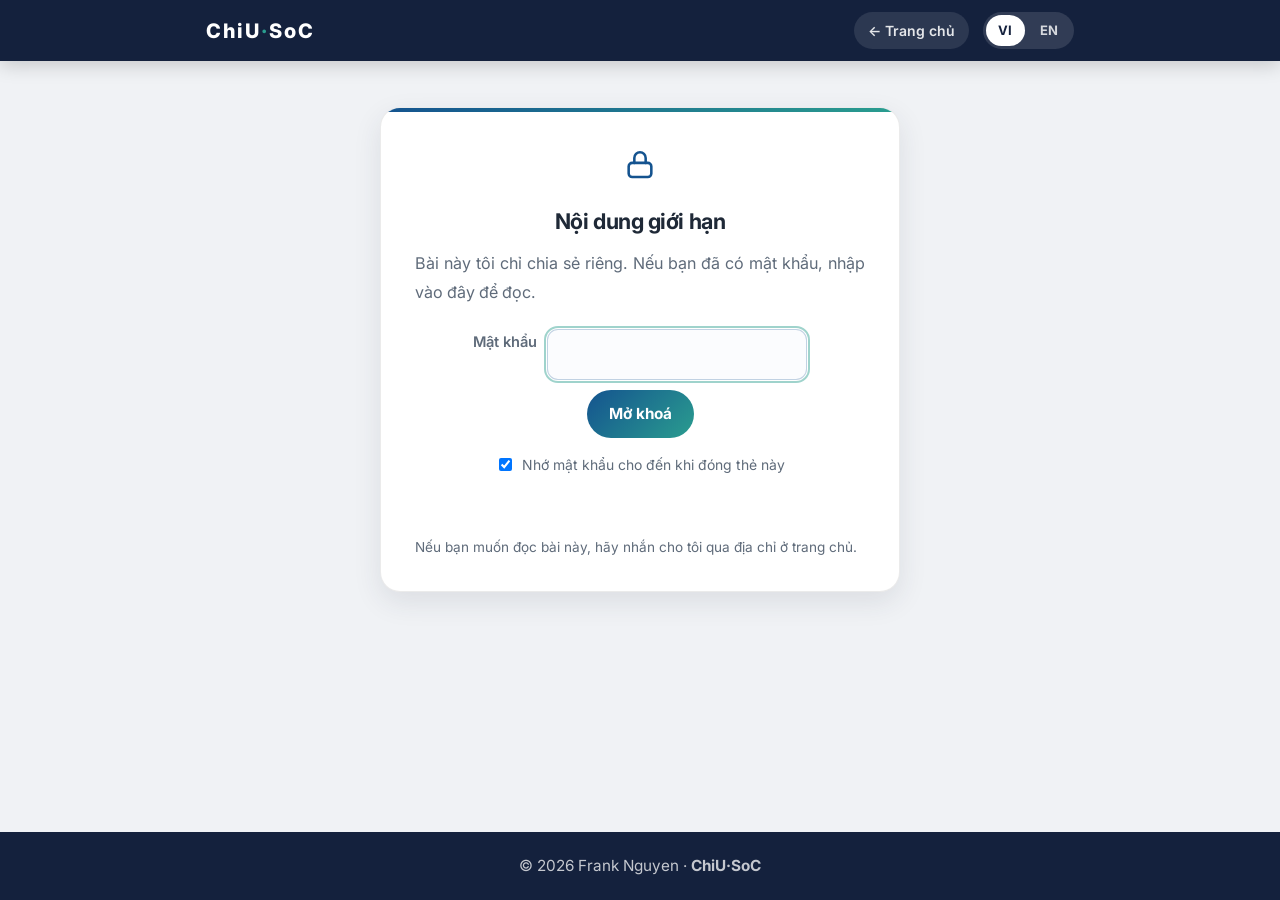
<file: posts/kpqc-calculator.html>
<!DOCTYPE html>
<html lang="vi" data-lang="vi"
      data-title-vi="Nội dung giới hạn — ChiU·SoC"
      data-title-en="Limited access — ChiU·SoC">
<head>
<meta charset="utf-8"/>
<meta name="viewport" content="width=device-width, initial-scale=1.0"/>
<meta name="robots" content="noindex, nofollow"/>
<title>Nội dung giới hạn — ChiU·SoC</title>
<meta name="description" content="Trang này cần mật khẩu. This page requires a password."/>
<link rel="preconnect" href="https://fonts.googleapis.com"/>
<link rel="preconnect" href="https://fonts.gstatic.com" crossorigin/>
<link href="https://fonts.googleapis.com/css2?family=Inter:ital,wght@0,400;0,600;0,700;0,800;1,400&amp;display=swap" rel="stylesheet"/>
<style>
:root{
  --accent:  #14538f;
  --accent2: #2a9d8f;
  --text:    #1f2937;
  --muted:   #5f6b7a;
  --radius:  20px;
  --max-w:   min(880px, calc(100vw - 44px));
}
*{ box-sizing:border-box; }
html{ scroll-behavior:smooth; }
body{
  margin:0; background:#f0f2f5;
  font-family:"Inter",Arial,sans-serif;
  font-size:17px; line-height:1.8; color:var(--text);
  -webkit-font-smoothing:antialiased;
  display:flex; flex-direction:column; min-height:100vh;
}
html[data-lang="vi"] [lang="en"]{ display:none; }
html[data-lang="en"] [lang="vi"]{ display:none; }

header{ background:#14213d; color:#fff; box-shadow:0 4px 18px rgba(0,0,0,.18); }
.header-inner{
  max-width:var(--max-w); margin:0 auto; padding:12px 6px;
  display:flex; align-items:center; gap:14px; flex-wrap:wrap;
}
.site-title{ font-size:20px; font-weight:800; letter-spacing:2px; }
.site-title a{ color:#fff; text-decoration:none; }
.site-title .dot{ color:var(--accent2); }
.back-home{
  margin-left:auto; color:rgba(255,255,255,.88); text-decoration:none;
  font-size:14px; font-weight:600; padding:6px 14px; border-radius:999px;
  background:rgba(255,255,255,.10);
}
.back-home:hover{ background:rgba(255,255,255,.2); }
.lang-switch{ display:flex; gap:3px; background:rgba(255,255,255,.12); padding:3px; border-radius:999px; }
.lang-btn{
  border:0; background:transparent; color:rgba(255,255,255,.8);
  font:inherit; font-size:13px; font-weight:700; letter-spacing:.04em;
  padding:4px 12px; border-radius:999px; cursor:pointer;
}
.lang-btn:hover{ color:#fff; }
.lang-btn[aria-pressed="true"]{ background:#fff; color:#14213d; }

main{ flex:1 0 auto; max-width:var(--max-w); width:100%; margin:0 auto; padding:0 6px 40px; }

.lockbox{
  background:#fff; border-radius:var(--radius); padding:40px 34px 32px;
  margin:46px auto; max-width:520px; text-align:center;
  box-shadow:0 10px 28px rgba(36,49,66,.10);
  border:1px solid rgba(230,230,230,.8);
  position:relative; overflow:hidden;
}
.lockbox::before{
  content:""; position:absolute; inset:0 0 auto 0; height:4px;
  background:linear-gradient(90deg,var(--accent),var(--accent2));
}
.lock-icon{ color:var(--accent); margin-bottom:10px; }
.lockbox h1{ font-size:1.35rem; margin:0 0 8px; letter-spacing:-.02em; }
.lock-lede{ color:var(--muted); font-size:.95em; margin:0 0 22px; }
#lock-form{ display:flex; gap:10px; justify-content:center; flex-wrap:wrap; }
#lock-pw{
  font:inherit; font-size:.95em; padding:10px 15px; border-radius:11px;
  border:1px solid rgba(20,83,143,.25); background:#fbfcfe; color:var(--text);
  flex:1 1 220px; max-width:260px; text-align:center; letter-spacing:.18em;
}
#lock-pw:focus{ outline:2px solid rgba(42,157,143,.45); outline-offset:1px; }
.btn{
  font:inherit; font-size:.9em; font-weight:700; cursor:pointer; color:#fff; border:0;
  padding:10px 22px; border-radius:999px;
  background:linear-gradient(135deg,var(--accent),var(--accent2));
}
.btn:disabled{ opacity:.55; cursor:default; }
.lock-remember{
  display:inline-flex; align-items:center; gap:7px; margin-top:14px;
  font-size:.82em; color:var(--muted); cursor:pointer;
}
.lock-msg{ min-height:1.5em; margin:14px 0 0; font-size:.88em; font-weight:700; }
.lock-msg.bad{ color:#9b1d28; }
.lock-msg.ok{ color:#15695f; }
.lock-msg.wait{ color:#8a6100; }
.lock-foot{ margin:18px 0 0; font-size:.8em; color:var(--muted); }
.lock-label{
  display:block; font-size:.86em; font-weight:600; color:var(--muted);
  margin:0 0 5px; text-align:left;
}
.sr-only{
  position:absolute; width:1px; height:1px; padding:0; margin:-1px;
  overflow:hidden; clip:rect(0 0 0 0); white-space:nowrap; border:0;
}
footer{
  background:#14213d; color:rgba(255,255,255,.75);
  text-align:center; padding:20px 16px; font-size:.9em; flex-shrink:0;
}

/* ==== house-format v1 — bilingual-personal-site skill, scripts/house-format.css. Prose is justified on every page.
     Do not edit this block in a page: edit the skill's copy, re-run apply_format.py; check_site.py fails a page whose
     block differs. ==== */
main p, main li, main blockquote, main dd, main .art-desc, main .art-quote{ text-align:justify; text-justify:inter-word; hyphens:auto; }
main .refs li, main .art-links li, main .songlist li, main .toc-wrap li, main .listen p, main .pair li, main .result li, main table p, main table li{ text-align:left; hyphens:manual; }
main .poem-credit, main .video-cap, main figcaption p, main figcaption li{ text-align:center; hyphens:manual; }
main code, main pre, main kbd, main samp, main a{ hyphens:manual; }
/* ==== /house-format ==== */
</style>
</head>
<body>

<header>
  <div class="header-inner">
    <div class="site-title"><a href="../index.html">ChiU<span class="dot">·</span>SoC</a></div>
    <a class="back-home" href="../index.html"><span lang="vi">← Trang chủ</span><span lang="en">← Home</span></a>
    <div class="lang-switch" role="group" aria-label="Language / Ngôn ngữ">
      <button type="button" class="lang-btn" data-lang="vi" aria-pressed="true">VI</button>
      <button type="button" class="lang-btn" data-lang="en" aria-pressed="false">EN</button>
    </div>
  </div>
</header>

<main>
<section class="lockbox" id="lock-gate">
  <div class="lock-icon" aria-hidden="true">
    <svg viewBox="0 0 24 24" width="34" height="34" fill="none" stroke="currentColor" stroke-width="1.8" stroke-linecap="round">
      <rect x="4" y="10.5" width="16" height="10" rx="2.5"/><path d="M8 10.5V7a4 4 0 0 1 8 0v3.5"/>
    </svg>
  </div>
  <h1><span lang="vi">Nội dung giới hạn</span><span lang="en">Limited access</span></h1>
  <p class="lock-lede">
    <span lang="vi">Bài này tôi chỉ chia sẻ riêng. Nếu bạn đã có mật khẩu, nhập vào đây để đọc.</span>
    <span lang="en">I share this article privately. If you have the password, enter it here to read it.</span>
  </p>
  <noscript>
    <p class="lock-msg bad">
      <span lang="vi">Trang này cần JavaScript để giải mã nội dung. Hãy bật JavaScript rồi tải lại trang.</span>
      <span lang="en">This page needs JavaScript to decrypt its contents. Please enable JavaScript and reload.</span>
    </p>
  </noscript>
  <form id="lock-form" autocomplete="off">
    <label for="lock-pw" class="lock-label"><span lang="vi">Mật khẩu</span><span lang="en">Password</span></label>
    <input type="password" id="lock-pw" autocomplete="current-password"
           spellcheck="false" autofocus/>
    <button class="btn" type="submit" id="lock-go"><span lang="vi">Mở khoá</span><span lang="en">Unlock</span></button>
  </form>
  <label class="lock-remember">
    <input type="checkbox" id="lock-keep" checked/>
    <span lang="vi">Nhớ mật khẩu cho đến khi đóng thẻ này</span><span lang="en">Remember the password until this tab is closed</span>
  </label>
  <p class="lock-msg" id="lock-msg" role="status" aria-live="polite"></p>
  <p class="lock-foot">
    <span lang="vi">Nếu bạn muốn đọc bài này, hãy nhắn cho tôi qua địa chỉ ở trang chủ.</span>
    <span lang="en">If you would like to read it, write to me at the address on the home page.</span>
  </p>
</section>
</main>

<footer>
  <span lang="vi">© 2026 Frank Nguyen · <strong>ChiU·SoC</strong></span>
  <span lang="en">© 2026 Frank Nguyen · <strong>ChiU·SoC</strong></span>
</footer>

<script id="lock-payload" type="application/json">{"v":1,"kdf":"PBKDF2-SHA256","iter":600000,"salt":"QHqDxsfEUzeEm1YccJlrUA==","iv":"DHpgDx3if59XGmu3","ct":"97ApY0DUpFLUjY2HECCRA20m0w2XXGsZxwJ65I+qM0vwF/7SbX6wWNL2T8McD/hW9fBTJ1I6VK+mgkug1BBGAv2Gb8+nURVva36yik9fQr+Jb7zB6Jt2FT0s60zPAygbnA0KxYPwKT8QCYkJANkRwe3cDnErHIrkfSllEg7qIf46VsrRHBs/haywygNSyJfyO1Xzr7xNKxn/mXUTlx+x6ecy3XvS2Rvm+I08IHW+MB5+zKDady92bKwAuGNSbavlw1wn8CrC27bO2O3HWRdgrAX3T/QJ32yF4YmUinCxv/KTMes4SXuX6HYVCd8Q9n0x1NIzWhlvuZZsmwc8NwGYnWqP3C5W/mjQaGCwiucC97xgMULlBs5IPaUzjeBjU5hc4x5v3YYVpJLd8AnRAv0sISkhjOXkTmCNdA8kINfq7wgjG1JhOfIw/BTXS6GxuUmJQeZAF7oOjjDqfaV0aP1/00Lw7zi86p4mlf/QwctRBrbRPMpFaT+pon/HRg48SfSePxbcJr3nn73473QM+cytYJeoPqSpKOn/6FW0TJrRW+AttKfS78dguGhcxgrmt9qe7UQSqZmRCiklALDZigjd4Yii2ivZm2qrQpb5o6tDcDUocB2RF3KIre0nL1gLhd9Wy+3mBjEkpAx0BYVEy43TQ/zWMd/2O9c06dcaguKcbECQWjcUXlyt4TRBOXyr2KE+UWxrDs7zD9iH+MvVnwpD6WXQFJGoe+IPQSFNZxV5TDyeMdUqTS+h8BjrNK3o+HIVGljQ9P0W6K0F5d9XE7BUxjHvvGSSf1+JHTLUjG4mq8HO3BvJj3ca9ZEXaCavz1h42EHb7bUqmy/iFgytaWi3nQnloO4Sx4Aw4NH6wojzrHCYJIcMmZHvCvL2GoRblV6RPII6rJa9YYPan4GN3KXES2fqhP7oAQb9hPBHfuiiPUZSeEiMbCTNrYRga2z2ajDZRWwuQ87wWkfkdbEqNKtglGKN70HaHHqM3W3eyJmr4QJ+PPgQxC+BV4pZ1+7wfLNo7yKHbs+uUkX+/cABhAizVrvw7RvMrnrdlm5LyI3XbYXq7j4aDyOGD9Z5zf+kdDhvvICOuszvVVKJKFdP3Exx9JrWDCWUkxtYsdYRqFdcihpzEXTnIwQRDm2gMg++taVFG/aqlE8wLOrPL/bmc4+4w7W/ZshgBoJGbaeHOJDdzCyuTizFjG99p/QFH7Zv4rY7YpGf8A6huXg0Y3qqzpUCXrtlH//0phHL3apfmQL0FOxZfRk6PgU2t5fPh9/tiHxM5Lp1P67LIExaBmTZTquTDofYvZotN/c6wVtUUAQMg+c6j23jA4OgDA0Leil318uSjdRleIYnlchfoM9iYcUi3JK035kjk1RVNwcYqkfS6CkVd2R1DUQwtjwWoHuGSh7rqthjm2zyGTsL3A3j/ejey70drVWLdoyOVyIT7eIO2x4pN6GIlDPylq7/D/1ku7zbvYhzYLyv0ahqSX00I+XEsSm+B7R6eXh9EgPsVVdQ8vMLrmHBEOw8pZdmOtYS0BDNRNIbPWMrWR3jsytRtzyNOnN8kMdUOWTfRV/oyBCoKOkODmC/hBApnaHHCGG4xrR+Kl5xu1goyebmZwTtdKHQF+Moh1ZGweDpuFz6FXhHs24hYlQ/leJEnY1qwTwhz3URcI4fKZcIwL6Y/ncISpFxPfeCppC5rTpQkt5I1DAfe4//ibNpT0ZSVJl0LPvuym2Yzp72HE5vbClk6VoJb2mq4qnXOW65Z79KXVCQShce5INf+3aYwEpsgTfIW//PCd2Uf3PY7+qcKzcqD6IzZmOHKPzIEAsecToOzyqWGBnHG11lpm9xFHirH6lP6a91Ce1mcSJtJrR/2GXTfiAe1xUsSVs5ei04fclMg+R9R20GqlERhi44zy3fP7hLwfacwr1hSePIWXw4j8KjtuBRsWnXgfOmfnVmUVDrv7KIt9+cjJBLeF38n6Zq1JFGd4cfhIIrdJZxJkofFcHe3ZbCtvKYfSdqj1aKTcFHJ2TIdfV40V4Mibcz+xB8wVrq0mS/9Nmwshf784aS+Gv1KJXyAC5buRogRKVtFQ9cORdMfGCUSx/+SpymNzA/j70ncg8unJkXbZXVkagoK98OSQyriYmz/1uwZY/4ACIhZRmWNdPTFJL8RSkADZsApJhmIvdXHFq67rYqOspV+gJQP3CEMilO/+XjAkGM6r7iyVhH5Y3+ngbH2Ybn/G2TPB6og5mZcgAhvoyOsZs4hZu4gfms1uuvBkE+wdSymLQNsNHX+2uoiyIN1oOJBjCEFl12EwQCI2DeyOUHX1M/1F5Ne+2VOCLes95tX1Ga9Zhh85qtF7rOgRNwdCsOWBl1iSU8Q+Yham0ATnqBQhGrmzBwXztBDPvh4t267Clvtpz/OGRSVJDYyNQm9uS3k2VX8cZHo5vr6TaLofe4nHDM00ZuLx955vwsDQOyouc4Vx092PINvLAM9SEtnxyxfht9d7j/0GGif43S92/4xYE47f7derqmbDQaRvb7YS2gtGbUov+1BdYjl/oU2MnX/JPCCAEfymr5adEkgdckWmqVUHqojIHJ8iCGWnYOtB2fRRAVHxP/[base64]/z25JlyVQbd26X/AUh5n+vfOhQrOWJkYlBvPv5LZAhYLr41bHirUa2AhaEfIgOG3sHUuBWCkiCFS+917y17OrYhn07q/RLeuv4aOTJCW4oBBGCBc/fkLbTXy5ZOr5q7w69oTGEDV7X+gJjXLWcIPafcrVh9h+k52v8lYRALJulIcwLNdrzGVatT4XzJ+MoJ2O11L1BRg+zJUL3cv40Q9CmGghAABrDJVM9Q6yoOKuXsX1OPTvuoRTHPQTaFQNdeGhffP9/OpBD2vfLzs3t3xEAVy5NPqcMGByIVkOOk53HtVcx8KbHhraGnhwyRN/kN5GlNxdFhmfHuEwgkrd3/pk6koE/d5KKof2v49Wh2l2gwg7uQj2F17OvMwGObPfg8tt3JH6CLFHMknAn6W3lkEFTNQHZj/U6wrMXGArU1ggPnIX8Y2GglSc+ejYuYMSDDz3/wO4Qv/iy96ZhriIJaD4b/lKbMQ/+FqI3twRwCGRDJnXpRZnWR/KNHuEBzsDMhvFkIgOWxnMJtLnF3wIhAPs0/xLj5Ok6TXCo2B7f3YwsC+1D6sMTeQzbT4k6Z9LjCcAnjO/htskUVYDR503a+nyqWJ/UIZCbsMXTHX6FMsenYxeuMdShO630ESeKu/vLxtktKN+k0x/eyIxdAxeU5XXugWJwm23C40tR/o9HZ8zMMgfAmCabgXcPYW5JeruY7lQeffaKqbfYWs9kDhD9NsHnuJ0jrvrhX4G/YgxHFDKBtxCwExNWtD/yogfDW+LMADTlTA7fFf62AwqlX0SLivX5a/[base64]/oSbohDR0Q4O4uma7KRZuomwk5KMyNbWz1SDOnqVsFqVX7K3meojLCWz+yJN7eO+7+6cQACsBfJm+2KW8vgUaRwuWRh3h0zbk6IA2ppVbr2tc/sLW0NIgiFyQ+EiLJDF64PHIr7pHa+fKzxkDfg1vCqCZXW3KBxkqM1Njz7CJwoxsB7dOI6wJtXdwNfwd01/Z2bUyf4gHO07wx8vEK6Dk8Tvwpf0RUlCFDTeY0IbcwF3XUluk7Ji2bodwus9KCPqszxYIPkipolKsoAnkwnn49juibkC9dJW79WDum/TRv4YOdfzbMMdba+MLC81JcfA+hJLwcgrOOiasIRXi7+bEpu4kOPnXL9ZFw4HA3ta4ZPVMBOWnA+RgeMnxjuELM/ydbfvIbAsHoaT+BiGaBMvezXwvZN20a+Sj1/GNw4mjrVWLsuJp45+9qTU6hTy8sm576oJ2d137MkRgWW89puq8dgGhG9usCzm8efWPAPxtNH7DrYtmbzB5YoJlRaiFIuqi7JibBhZ6hdz8ghGJDmoGMOIj8eykiWWS8L79RLGzRgX8RCTnjWmYCXyXWGG5Y+QoqXmklNAg6I0E6TsRDyI/wvR9VIBq4NIuEe1DFQ3441Gxz4JDbgSTu74H+WLsWV8W3GeFHjFXd+YxzRtJnfIffMAlNa/c/sFxRANW4fha6NpxOVcV37J2bdLI8SG5Iuhyl30DBUeppRETKPqueDRUmrHXDS9my0+Swg6Ygytz5MNqLieSHm5uFclQorxCxIoE0hdpJlrmuUWKiyilLXTAtjIvGGHX67G/PclxJ/5KUMjerCnMvzGKqAg+KVzsqiffeupWZM4IDXtCkc4QmjXLKwsYPU0fYUYwT5cVOXu27O5cT8PhJBAApCcZmFwq5yArPxUEGTkpnKWUrBzoUR44tpnD6mdFV0meRT6sC4IS5FaLVP/Hjx/ZJCUwOBzS3NwYsTfP1HteMjaVJye81Nz8qkvJZiuVDc1IoiMJ9q5Wv21fyTvohPU9pRRMoOZBABSIvc+qZEAWAm5XQl6jimGLCpfx1WnpaN5vRVWJV9l2wuEQPQ5KxYDRyylyC/7qLzsFMtPdlSzUAdS2a2yds140FCTIoGl9Vaq3BUPDuaeFCICTq3bNTPp1UWa3ulGBivNlxFrgIV7Uvt2g2giAGAZXNzm4zYGskUDcES+kCAZyw7ja5jg6c43s3kS1TCzJP7xajH8Qfjnr/ZyyEIZL4kSXUuI+8gTFokl54XDGDUuVTT/Bdu5DwQssmoeyfX3bAk66uhCQRVTIOA2m5hxwYVyDD3FbPPhDf7we6aO53Ri7u9vvdHqFbRfAPzGhmOv85zPI/V109exGe/AtK6BbV1A+T8LYfUVZVMlvjYm8z4WzSgHOE8Ksdp1lsB4jLPTfqTWwPRyDVKaIu9OmoJljFpwbFY00myGDLYfFeeWK7zhZ3mwbVRHN41RMKHhrlc3U3y7Tvnpi1P8ZHtUJslWON/tWXg6Izjja+uYRODd68I6EXlXD5vp4G/sy5jpkNhfbJb6ymJ1qXwzxoSW2Lo1ESqeYX9bDAF9dpN9udt22PkXhan4XupC3eNTn/JBTCc8PvuPMmEfLKO5FkApTPzY9GbgTuv3ZuxzqTlas0X7Xg8V0qPSxsTr+eQpw1UxhU4AMJPUiySIF+uJBl8KS8fu+erL5HeFTALFB+L9gfqcnKKuPN5KemAzYfNfGHK1Vlyh82fB4FrIynnpLCXOWuqvxxVJZXzOpX0T242BM7K+8Zin7iTmz6TYfjaK1bz6xsc/UtYhOCRK3acD9kZdWJjpKiPKcEV/GzUZT25F97I2oKchDWZeHAXIAWc145+D7uI2anu2dsyUXUeON2zcEnjQEW7W3pLmF/ZSw0LEyjvJ4B7alE946z6GHL6hPF6X0ofkAD400lPZIjDNWnTLpcKNSUYRCUIKWtKCMlS7QQAIn/EO1ew1TzvfZkt0jK63c3YCaPha1737sXv54OKdFN8u7k5vNBf1J+tJBZ4a7maqAX6R8kap0HGl6nQW8IX4u0K3VliRZzYBWVsbft657d0bmJaTzNUEQr7tv01UnPhQArxYRr+EG+uwVZ+12AEgJOCZLD5hP6agIpOTaSHrOKA0H6eJ2t/FhshHbYYR2CSypUwf4/BsJfaF6fmV/gh9pPjuEPx8DVRdEGQkqpf6VCVSQgJOAcXkfez+s/udDwvoIQWnaXEtUNI/Ej4FslPEs9zbKl05E99rSTOvKuI51wxpczptJWNM6RFXX3gS8zKZAAxlPNUanc8C7mpt+oIxPLCXS2mRSeyRp9+usTpLh9Vd68Tl17pcXmpZi+ZeD0/ELPerzs4pbFCacbsg31QuhKRssFKgByygD90Rw9akn/[base64]/vTFJKuBWrCyg3vdm3GKUaaOmuHG5Prlwnzsl2xG7J9YixpDeSHntppZlg6Q3cWM1JJgIgWs6hVsEI63yUgeYWsN4mMhk3Db5z5/ZiEXqrWi6zhlZuK4CAQIGye5n4NEZMgXQpaK++3Kk4K1//WPiaH9nca1IzoqmpE1itcAlh/XhhBarOaC1vm7ZYUXHGOTodlH35wz1vlDSQbPBXEzRdNRe5d6bnOANR3yhQR+Pj/c9TbIGuVJE/ltK9uv7pFjXAoEitTkL2dPiNEi8BQMxGLvlmTiisJzI3lotPzA4ZMRt4ZtrLr3hsAeW12P3vtUDdhaZEZxtpgd/TTy75pPVST4KpfveXH9GRMIHE3z4nDQK9zT+ZtAG4NSasQuco3ohp/QFeAgFMk6ZE9tCennxQOsye+h3csAhir+A6LBKo72m1LcXY33ppGd2n4BkNZYhgJO9KLuAV9HgbMn9Mo6lEa+W7qRZfxjozy1LAKPhlf3i3tLVdsjI5IljOu2E8dZwl8FMCPGK/ni0hyKi36xncBFXWAdW75D3m5Hqh7G5e0G7r7hD929qwPSpaKMws42XLMeQ+xNZ/z7DCeInQrjjhBf3VX01jTc5y7XzsT+0SQUPkfHZPnoUwVQVHO0w+cSiIriOD7WRrOY9ATIk1L6+ZGFDEnxwNoE28VXcVBZgWGRj3VnBtnqQyhmrMSCxYCWUakYIrqyDjWd/8AuN6EM81cBPVr9e+zn+RYxoxr2GWcKkOzh346rFNtHzl2MYW657DCYAoX1NPU5OPK/LsD8m9xour/p3QaO7jC+LZaJdI4XJ/nBXMPnnq+cTVhTINb5LGv3q6TgxrpRGJR9K3GsfG+MPYZum9CouOi4yw1LBe4TZGOVrxfu0ULJ+rcZAgaGs6gnc4ZpATBObs881uFR3SRCDtaJPoJ17DamyCKCDVTf4501UO0+Yt/HLe0odkgWXZS2/HSZ93r+MrYwkMScVbJKa/N5UPeIKcoj0fdLiTZdCr73A+fbaowjxV1Q5YKE5YTeLgh4t/n0/Mmyso5R/ejnak2pjboJ16Ikbp7UXPPzh7vSgTv36xDnmffgsLSOGLurx2bI7uQDw6Cwrbn3zFqh8GNrzPYBn3Eri6YZm4RjcgmDFgtgZrPBa/etG9BGwJvDY+CC7fxuchckRz8QfWMEtVtMefHZOHgP/4t1yfH393SbAKeLd3aBZs8rSENGjZ9/ESYa47bdx9/NMvxVskE2A9NMPHUjZe06LiXLOC705tn6dj/ndqkUlwY1QCoT9qnutoUsWfzq9xfK9xVZt02G06/CdODdyJqWbV7srCifAGSyrP1d3odQod1YInbZ2oiCUpMRjhK2R82YNxQlmm+rCohkYhJnVXo/[base64]/V9Sj4dXQvVeviBLqhHvpUVaiiSn3iT1FFQdp6dI5nCRZUVwcLMQqvM+7HrOLGhFYluaa9enMIDTPUU1X+pxkNwqrtDC4RlKOJdlGqVSQLhDslplQY3BS0zTA/Ht9S+WMF7PXeb47wgfw2g/TaauK7KtXJBWGMT7uVdTWn1KR46HcxImV0fp/Ur7WQH/HKA4fySFoiG8yV8Y4/ggVJpA0BQzSBLWKPMfQWWt1B+25a10d//SCEuLrh8GO2F8pvQJ0jrCADQDd/D0tySHjs1CSFkD4Q/+ZXkM/zb0Yc10s0hhK468AE4hspsUpduP9eMLwPHNZMJ8OwK6Pfv6QSGytPttaQUOmekxY4ZkpheExzk2EoX3k+DQvI5fps4jBf3tZK7cx8Kepz13yXIY3GyN+u/eJ/wepTKFbIFChDxOdK/Nj9IIrbRgeJherZILLuItXlxeL/zVQvqXZ6MnjALzeBh0AoBqYiHwOXpP/WrGw9v8LfuBnxrO/yOjIJ879L5Z3Rtq9KNyjZTA4/5xu4LTv5NOCECkARU2mTyms4Hj/Iy3ZWCWLNgEWJ82N7fBVMeOb7pgBKWqk+9jtGLHMtubS7F0f3AqIVN4xjTQeQPYmmi/[base64]/5C3TcOU5yPk+fb6ofyHMSpsnLgF57KVdBDPGFqMrvQGjAsWTgr2LifgyJKebMmRmz2RCq/b4fSbzrrBxDOe6M5dx6fKHlJfsWjeOtEsghOWaHirktPoDem1i26oAKnmL5VfnAl9rxNRFSqC83nUK7Ru6vT7OplBI/MNn24vA2yHCilMYQ3q/hHyXCUSKN61cx0BMlXJBS9Dk3Chskjo34HPOSuuShaDmglql807jd0P0RJx8I2kSPgc/kCk+FiHyGxGt5EN9RXzrd5iU++lAPRKkbuHWJTD3MXqpJzVhFcS1z2CIOiAmb+jRv3Sg+n0pgJ+LpEmmRrb2z2UQAYf9H6mwaja9GEtZTxVSnAsBcg6PISq+R/lgh9aUJ+Jgkj5QnmSMANdheaZyG/bzsEFjShzY4CEmx5Z8bWVAPkfaetYt2NjqRcnwdfNHiCw7ataZe7MaLC+ZYv1DGv8Ecym5Ql9eJUuADtBdIyI7SAaNLSUDOQSFd+QXyWVZ8Qcv/aupFHugeLqJCK2uWx8zk2dYDx8Zw6FWn6qq5AmVJ+U3TzHPuCgdSayb2D5gHpvzY5eG3HUbO049NJPLs11L8JpITnYPGP+IYo73OdRLg/aHO14LTuQQaDGdY21bsgTHcdrQ6KT0sgxqKUxUyBORuoGE1JSTWE7dwwy0RJLqw1H2PtCJVlV848elNYUnrJGyVXtPUmCg0wox/pggNk/o6EDREjENMeG3wiFKALY/d93deJfL4tzYHHdGM9ViJyN1+4gciClCppwKXkfJq8vAGB01+WraqKDyEMUWV5/48OdIMeMFXLVMUb6IlJoafEkTTrRFyJ/UjlqCS5sHojr/orrMEaeuMhS4GjPXHOUO8lYtQmmwh7iwj2JMSyIwCsCvjjXMaTCAOOLkAslJLkp8W/h/nARw9Js36R4rxLhzNZDflwBVjlfU2l93bGRi2Ox6/kbQ355+c7CR1vqMziQPI/X/2Pxwmq6Et8VMuGF5bmGzTJgn96T7QWbzt+Drguooa6CR2ieped4tPfUpibqIymr2FBNU+5Rx9FxXh7CzfyMYeDJWx3M8MIHYlp9yoV2j53gx6KxJLf9o6FMWxnJBcRqEZdUyLTOv/gYu/khhfeHaJ3I6frFIMDpLNQiA78uj6CDw7eNCoouc9C03BQtHwLR4KU/b7aXEzGu6bM5tLVIGjVPHxHtcgVCgzvEolxjcNcKPLkn+vFgZaf3nYQGSt5ZhN6sTIWdC3UDhphm7N9/OWqHc5yS8ANOw3H0ad239PSu7Cejzk6AYWTQ8cztzdsyNABcFi9lJOhQsraB5x0/QWHkLtqqxAY55GtVpJadbLyiuI8g+Obvxu0IcBSd1/[base64]/hH4WXwBY5aDc+oi1K84Kf+fs3j1+m7Ns6LjKiMmvPdYFxt0tzAsJM+Rd6SA1fm+K90k0WKbH2/8+6PpzU8m8GImHgqwXeyFpvYLHKr41qxkwtYKosB3W+z/EwDYBmASqD7Qt7zeFDQufEvJl0nNppVZbe4O60RXSiLQGK9X15ofNo3vejrSh/AIbDajF+uyGKpBRGsyJg0WL4tHxsJlBqf1KmsLDO2RcMeCHpSrPlcXMFzLYoFSC9mLma9ewKL1a4L1kmiDmZcHFh9SkbSGn7AUqPdOaNcAFm8AsTP5a17c+bNgAWIVigeq2f35yc2pvzJj95bs9CG7+Be4uIahG50QI4CpaITjXdc1A0pUGnFiAEwKMr4+eO32nKv/gSoUXTAQ1Ig0wKe4l8v5/1/7XffBXP219rfA4cLCImOgtH2eRpNHX4eahONs4lb7FCziYmW/p9gKrOSBQFjo4hE0alKpRvEeCC5GsPtQNiqQbb7wruUwG1hjhWMh7o7gkkxOsPIEemADbYgzxnkjt+4JFh/4h9nGo9wH7U8mtXBWqgAnsRPe7nN41PzInLprPXm3wzt9y9SkrER2qzpiMBhUFmfQ9RvgAhgxu0KxaBABeHwQ4gKHCAa0is4FaoIFCMoyI1pIo0LmZ26d83ecfcuUbc0vBhfnS5oHveZ0NCvwTuaF5TjSPHLmACbc4dCEBp8em4mRI/VDN3TY0db6XKDbd4dD6HO5miaT1tAbap/aModfAGN3BGM4QGsGzI/60SeBI9xU4S2t5UMBBgV49jDmiAwF9bL+DH5rI4x1ADUDr87xRwI3NjzXBsub4/brsJzi0FYCZvqAXs3bxv0wx/Bt50WSsrNxHgVayRs7mVkcCrBVvkwWOq6ACjZm5IPyDSEFm08+fTp2Z4AgjBH5fcfN9Ai1M2lZJc/5auqF11Ey0CnKtm6FLNRHgC/6oqLDsUZEKCh0DxIRxcNovd3198X9Y8QFTLjeoXx1e2o2tslomdOb5h7uQLSPiLda4Nq3l/Fol2kLrDOHmX+7TkrkGhCnrvyIFPxo6XrSuT0vxof+Kq/Z5alC5PuuF+3VbzwPcvxBsAzwqqeMVdIKU5QRFvaif9CB7KLGoeDMh1qlUtPiiTumbtgRm7rUxJxwhY0PDwdG8os3cSL45LB72duZFN3Fx/BRl2Tj0zX7agPncPff9kg7ccFUTJVtczlVygJ9J2KfQ+zWU/Bwp1Ogjh6KX/J2+R/CFW3V8p2rfHoj//pXo2nRG6ipfBh0YqX4Ta85rUdbDFr3ZB5XuK/t/rBJz/jqXeHBn44NltMHRuVMhy4laFx6zKH+7LyXwOfSUn2TYQm0tPYDiSsCPgiEGdn1Fss8lvVUp9yvbDlA/JlIApNFPxngguGE4ORNpJ8aTX3Z399NlINua4t3Nsej6Rtz7CEgs9WOKauBBA+WE2j+VPHS/cGWx49ZmKlNBtjCxuM9e8T8hJdn1BhbgVgjTQobrerfLOBnD2HYUTOd/LGXvNav2pwMEXe4IvTrmZJK2xPhbuu6nwoXTHKtXBEJJcRt0eI5WZ8Dsz3Tl/rO3rIuttE9qB6D0/hKHScS2ls4yzD99XGkv26sCQagDqdYNB7aD1K7Ba7O8LfIoJcPujwa/l72FKmBDzX8JyJbp22EEOlU2eI4Sr1Ae9fQ1sJ1WRiLWdF8Iphc3VQIV+M9tRHYv+bxRc4FZESuG+Z8GQeZk+4fLg98nnecZdGfoAPqwGQprnBOO2SdJgBhYVxt9pK4u3XcmekuhSq0ovz6ZC+4AwbAUXklWVkZgTG0Sd7eflGbuuBH/HHr+wqcmXnVHT2NjMzsCab81mJiDs2nXQRmDlTWx5udKRBIzzmaiFds4N8eUJEFJgdaQ+5jrId7STSHELvYy0iNJ3NF0gBT40wUm+0drKWw0qIoO0PVChbIAUbXE3NBxwD7+mK/Pu+wloEr/gTYiR10vcTDO19HvtFknSBMSYminF+FqCsxsG0AfG6wbSGbd1V9zpH4E1jU2HauTxwfSX1TF0OHSCYdsj/p3Ow+cV8pjSSc1qP4TEmjZ4QVDmfB8vr3CKo8Jo+7g0PCdUF0uWdq9Y2WmUzXNEk33YepykGCMaFAtqK0V5kyAbTs+NsWWWPXWFfb8Pk+NAi8aM1ZsKjdpylZaDuTCup0v/XFVJDYcLml9jP7lYOqpQEX2P9AtSC4kZp9AFOvjKCLdw6NXYTj1Mb98zIiJZQNoS0a2Z7d3lnJ9oio0mWWH8aHnODVBZ5VwyYIvowN3a3ofcnMpFntCOIUT62qXkzTt+14B79d5IHamL9mRR2EENnXcxV+2ow6ZUfoi7hwevCJ1Kv+mY7lsFYwNg4roR/[base64]/hwqFAm+wpXpRIls3xUOb/NcChbDl/z2pAByzzTwwpOLLis0fEVjYmLovzvVjD9lyP3bPHZu8lnA/3S7M3E+n8FhU4JsSzrrYqGxj6ycLxs/lrEpZp1E/kYo9/0jZVsXh840KHbRsh2iHesbP6NlrQ4a/Ym5jP7IsOMYHwdSp+2ukw89Vk8up6t2kMC+I1PzY0fQpMz80kLY8i4gz9ud+w16IMeZZNHGnrMe2r/ItHvCXaqCMJNY6/1rRlsjoW8+XfE4zv1F6yaVzj8FVcc1Odkg3LW6VHWjwuKAkDwQnjYFlfpcwzNhXtIMFVm0d2B3/m9FdLnVlWLibT2ULnRa3kMO8nkxI5PMEelOa/0Ti95NUcw9RGlI5qicB/wrcvyAFR1vrdQx7OAhoDRfIqDyW/6Fv/Ump7iiuDL5mcx5+WzNwbupfv0aEonQZKvoYldPxXsbNsjkHe0g9BIj8EeMwO7qOHPsE7cq7eWaOXXiqflcc7r8aS87cXpTrCeR/[base64]/AdE65ulgeLLPaIUjZyPzqSA/qY5MobijOAfk6yJDMYZiSZRQ7ixoKrn02hB/9pbgK8tLTg9vHplguPKIwICyp9zRYXawn1kUylSyHUK36TNBoSEciK9Kijjv8damRLG2vRFAbwyk+ZHHChQ1Gd7IRzgmL4B5S3E+9LA7zNAS5NesmsGBZO3eZk0K+UqCtiK5PkndoBh8QV1sbodbojx86oKKLx0dzxBGjp6kvB06HLI/ONYvmK5lfUFiqb154BV7u7D0vmTZcI0mBhpvCQI4qrML0aVdpRHl9UKBaTmV6hKq4zInbbRsrUZm0c/BTGswQM8hum5VHwpoHSwrgvEl9sCJdT6zJF4QPASeUN4glLNzbUvmGvnxC+0Rd7V0906MWSweYMN6Moh/p8Nsz2Cke8ZAUCE3v4RpKXqga+xK6nM99l1Pj9TEXi6zmmbhpyM/4HmvbjWbHcClVyYjkwb+2SeMaq6lMBP2VvtGiacWf4Lzu7gn+OnAbX++5lc3TRsy3fH0FEu0Vw2hnSvwAY76UcDX15tI4VbThxbyfOL7y2x2cZwgzgJkbEgJ0yHdt/O5uvGGfT5jaUBzXL/bUiI2jjG03ao2lF3yj9b3CL07KFWEt8nQ94HkCpL9H16ArfeYjHTEu9z19+VbZbzAKplO71mtBVk4rEZSD77QyaxB6NeqQKhVfNG6YWgFx9+KhUqjFj7c7gBsKtrx50IinZ+XZc2ASA60TKUrNp5MmSF1xWDiGd87u1/jBrmXikNIvynFZVzP396Pv2zhjsfQblMUyXZQ0K2G8KtasYacxHow+YL+rIJdJQz1YU9a/nPEKSN+eYp9EGS6ctZ+E8PgrN1Qn9HNi9ySaR5dwnT0tiVeMeRukA8Ixl+99LkN5l3FGTUMkB3SKctUGcHC8QcYB5nPT/Q8z15iFVJeGJCOCA7yzMidC+aqgKPE3eOYg1k3wv6MFcepZttWCtDO59Wek7TgMpMc4FEPX+/l4p4PvRkUskgj2GF4boh5e4RE1rCMqKAwnoVfN0x+klJ6Dyu/b6wDENyFNty3LqMm50dDDJETomUNkKmwOAK+BWRx/Buq9r//BwypSCVaXWa11eFSYRnQ8AfaofbwPA6W4U2m1kxTZuaPNm4Om2+IO24lLbcdt3hWn55N8wzjZHrKLA6HHDPQujxP/MPhd5hMHr3SRq3+GrEAxWcF3m5wbxVQiYt1MDV/eWq+zIZBfpMTdLXKA7GGWWwynUvARKvqCLmMaYZELJyRhxWWP7yPWzd2tfHL5b3Q1hrzypnQpYgQoOHe6EB3UjY5ZgUoCJ+ForFIpU4nGyv8QntzYr39f18Q4tgclMPmrrsjEeOu+cYa0HovUTiufuU5Dz0PkiWUS/R3NBD9YgSw72RMAOUGvg0UOR4f7RVj7aJQKc869hJ8CVwZ78RW/Yj29pxAIG0H5dbdooUdIGQyTvQXsyU5GO/F0pkRanWJRMB+7bXOl6xDyeCjqoYCUySC0I4YAZKDRZ+2asfrRTrxkrsCspbCrdePAWO4EhIXjWeTqC3OOlDQ2TqJ7A2ZhkjhONSiirf8wmOTX7nMYG6meUpuutt2xtKscr99fL/9Y4o5LEyxBozYHevAvdUpmaY93mCAG/o53nW/07Zq9wkavkSoi1j5eJVlmzm6Jwgxtp31omaxBIblkn5QEDli+biKJkE2/0xN/WSctYe3XtbiSXF+8ECNybW0KrZAd0SXD0YZEMF/55HUO2+oHEL7DGhdgbbMbonvyMi+cLu1/U1YfY1fwEUaxVLuT2lPAiAvqsa6TyOOo7IlnWL8+XhEWdzYmGrSkYnauY00R2KifBJFgBqyGZV9k/d6gSwbWVkPBbSVuXLJtc+mHNJw5ARjIjyx1g06D+fMWPLFrSGrGWILMX1vTL7XdifqmeQtittyM3vMrND6IKhYWtffGA2UeMyFoxzEMkgoHKbt72xgf8K8QublC0a1ZD4/BB0pVog4TCtbSnzWbRupyptbw23+7+2TEaZO/nUQFaatgNtxfok7vMouhOEplObymr3g0wm/y4vg7l11BDsTarh8+IVJ46lhA548SUf31RrjbtAVamj3u21ADUuWRjOA4MBfIc3/k2LLyliwlMBy/id/BPXFyMrVs2kBRp5Yrl/gOn7CbXkById7yKZGqSJCd92Otky2JuElm3FR4Ewi2bunUi3cA2hQMDyUkAPpUtphwZgqaJAmKrQUPVi0NUYP3u8i1X0pBV6UwaB/iqJhmP2TSVji2I9qOYbUJaBt6HjSmUO87AGT7wDNaO3zCtF3SyCsL9kcp+X/y1Y9Sz2yOgYtTaYiatXB/bqCbTnsGjbRoN8VJoUYRotqPkxaCHItovVcS/0HtGQWffz709K0UC7Lt6fKgC1EOM59H2Xg5SzeATme8Uv+AgFXfL/Fm6ulmugRVR69rBJz8hu/n4GdqiYDe7Fm6ojMX6ivaykBHoUMK5kv/iDdD0f6SmvVeeVVc4Eq84IMGKuAMVJoLPUv1Xvb4U1C6/U4K3kXmhp+K15WR2GfREUzNEqMG9pP/qurIqe4QvgfkwNX0lPnQpDNKF50WkVEQ+I86IHoTwONQz6iwRkABu2noL6sF3xOgfPI9Hg164Ez05HlmQy4Bjzv90l/38XcPczsD6KxURL/FH7xvR1ANbkW+VEwJc1EZ02ExXUkTSDhz3vGKUyph3KTh0NUU3VcaqhJG7saIgEefmTiDrCJOxljVuOq0hzHu3RGE0NsPP2wVpigin7gFZy+9EQrg2RgwAMzkgjIGAkRImExgROsC6blSkNYksVi2TAAKnTQ7PkZY/LilIKMgUDfDxeft9tXHBM9LtcG/+mFQQsWxrAIfQgwe71QAvSX1+pF2inzCZV/D2596liXef/HlUj9lg2Q//0vemDvS5B3N+vEN6/UOZUlLEvqpHJmILr7PHWWZLeu+K6iyqMwsYLg0a5emWOvYnAVpn65mG3t9MVX/tF9YAJWxYMFykFx+r9P2WkkROdgvpq/ZU2H4bLmjbgfnzkjN/jj4049iOy4dlAZgMl9OEp8if2GMAHXD53s4JHaj6IAp8HbREZnd109CfMecnEyr2v/7JNySRzHzf4YxAQWfyhUi1k+pZ6hlgapy3xMN5d7hjyJMnILhS61Q0hYf9MYN8bIuDKtK119arAHke9r43j1hTHC1/[base64]/IzqRNMchxUG3wCfb9EbSvN1iff1RKKBOwrN2q52x8LBOMLwgBsrAAgYJ4MaGdmoLRbXqrRXy3/2wl53qtWoLQjvuXY6LoeogJK8QbRP9taSfkac4VYKkXt+6nrgHXc4TD4Mk6b7jcln6cvhrSeXkQtfVptVc4m4ftxzx4eYXfDFYIs0YicBkxK6TQ1YYjhJr/WEJ+M/ytC8dj3QyYjw35PKP3/pa3zd0/JgFsITwD0OdtZGXdVHRhDHjNsjSJbdYx3o/99Bw/0C8pPfWA3Dsh2FNm3mg8X4pSWniKkaNIj6FmM3WiwJ6Zbltc91GKn//jc7p1yk64LmeEvk7lkb64T3X51fxD/dldX6rqiB6FmJF4R5ij5b9QswiwkUHafFlnizj0XSDlDpur2/YMpfkV0V3DtRwooFpoEtrpQ8nh77NGCwKqrTgZWZTi2A1gdJLLYmum8YEnJ+2x/K1FRkau8SdMNMLfyhBFkgBuAOFF5fZZLWiwocbB3E83udZUZeDx57zW80IGcJ4CSjvGQWD61aPgpw4jmohLnzxYQIOjZEKHPs0MAUuAjupoD5Iub8ezB+5beosNLGhakNBHXCPuoTvZgH1k/7cwBaZb/bsTBpfao9Jdi8MMMxjItcgPNOZcSMtANtauxJOjO+QUQh/YkX0DTBAmp46925kTdZNfsOaGFbJbJQP79x33fScM4BgyDYnUhUievhtPmxvNHejxfyk2fDV4skr6oVZAqvX1+QxhTlBN4R5pEc8bcHBppqs7nse4OYHXJ6l//fMK5cIrQ2a1HEvCk/RpkGLKTJjEzoZ0ae69TyVv+xT3i6BwHSjV9TDcNORiCIoQTzFeOKXQ+XVrp/[base64]/VkHGXF/nkZHYZ4/YyDG++yM5W3PGiLZX1VoKpuMVRUqA6yw4FmJmSzP+736TXIuzlaJjZDMl6DWmimDp/L8tWYUy6mJY+iBePCOpD+hMUvjqiItof6ZAQ2VnPvo2pdW5TwcwzlcLTslwBubkZnMEPYfcIwuYt/htURCbwbvoShZnYpY3y/5W8Syaz6NDxU7E3uJl8pbjpID2kfc+pdn1gJI0NP605y/LC3o8R7HHDxHUuyJWoVckKK6EZ1EIOoYTFVQmTq1QEFFcOKsTEkhAbLavxUTR4sbDCbaTesWfiakGvaKh30rLX6MFgxcermk4cMbanelabFuMNsiMRd+F8rIkR0uw3XmK1rsi89zkse3XXk76WgIPYV+Ito3Houy2OTh2s09HKZbKxjIwC2OVZdHX/VyifOn8P+TELIRl8/B47OtCJBmALgWVPsIIWyyDFF0wLYMp4FpfJ7PZXwU/hML89Up/0UnYLFkn2OO2vWyGONN1pznuAk5UDavwFnGEuMh1/ZLtTfsWM0E9QbcPY4Y0UETDcaN4gARWSgycGERLcsCIsinXOWVUtsBf1PJ8btPGtnOVdrSQcGDcJ6QKtTHMJrl33frAnUzf/s6ZBkAHZtUMleKrnQTXekUohOsiJufjvMpC70AWQzWmL1aU0yyQKN9F4M+GNsJfariZYWbKI38fpyyv8Y6Q3IP9V2PfjuspRWXvkgaLa2gr8cR1jPz+Yu5p6zz169htDqgmBIQTAbJgaVpjR8MD4XVmRRlTEWfsEoP/L/jmpeUk97eieBsPmL7oTsw3ClTYvWae5+qsEm+G1AptjtTkQPUwcfw3wyUraES9wPmkJhOWQbNhWwO7zM7yG1NEqrl87qZb2TxDpOqWgDQyjKEEjvDZZafM/ZAIbJcs+bPZIvWkV4ai+tqP3YXkY9sZiEvsz+PSd58GdiiduYg67eWYxePt7O9P3L7M6TDnqUu/QGQDOJE7GLR2MjHmVPVicZmC++bl/uWRyDrtPTsoW/[base64]/XLTijZOHW0N6AS++4VdjQRkdYCS+NtMiqF0iXEypAPnlmGGM8xjVisgvI4u/wNAhUvOwG4/KHW35S0ADjdDW3T0PdVRxYf9br5zU3uHhytyIfmK4yeWIQhrAXhHQAFWM3VYvIIlhYIiHwcRy1UYG03Ic8YW0CrlQoW+tPrBXkLfeBxz8JNbCqc+OdjqX39FumBF9tCQpuyn981y6enFALL6yHWuyxyp+whWZtrT/LkJet2l9I7vBHaAdhMbRC0rcrHCKAme0VvIhhxzmuWbMsE//aIdoLigABBVQdyc3s4gWW8n8+gPHx5pcHBcn2rg5AaEr5/ZZ8s6c8OqkvIw8KHcAGT8hYMxmmehPZPAGbzpUHiPnImmrDfRcliHsIs07NFZqAVrp7tgk6DMiPJalAFhYW/nQ9pmUeecMqGXNCc2SqyiUAacVMkXPFexhWpcSIj8pKtxRH7lj161na+ZBRNTHflO8dSO/IhdggNZIrsddLN6963Xb6HT45AxXP3Uqvqd88Nk+VDQ1qHKYMZr0kY8xPkMRJ7BgPXN/Y3Ch5jmQ3aYBjNN2vSDXHvWKEU05s97f28wHcdZJGwQob2BpFm4MZxXJgYDcSmT4rzihWU9FLyqbzS5cuSrqAnaulr8jg/yK77X+oS3OGqAHk0lqUcrQ/4pVhPYOony/82JVRyrTXSPuvrzP5j2tEEKTxAFCD9aIvRL6UC/0BGscUe9vHb5v1Sl+2O10VwvtSWC6SXLRevtI98cZ3y22b82WQtRdvEqbcsMDGP/3da23gOuIndEuQz8GQBvR/8UewVKaqnfgoRVZerM2NXejUVO2+X7fHx7dYLSiEnqw2qOKuQO7/qPeq+bSmMHMX3CK/k5tKD/accnoIk6mX/nA/+mbyRqHGU5GCoarO+34Ti4T/m9rxJ9QCeD4ZvuQ8zOwMXhfC1eX5cuX0+sQvBKJBV6iV9Z3OZrRQjRYXFg31YD5Tz0GCeRbJY889wYAZHmhI4EOm0t8gkLOj9do9sdVCBW1une+OoXtPrYDJjx11T2GBnheSsl7q/qdV+TzbTx+ERjrHAkWAtjIOrI88m9R/ojdC2nXuR7+lXIrmFIGJR+iUzFg3xbgj1XxIH/zULVdyZBrp+lxCwdcbpEZgKkxaeB5Ewn0/dDfNUrjSzSALoxLTu2nApzbsv2vbuutdFauER4LmbmfQhrZCGgXjDMkakgjQwnrohhBFCjQcP9EZWwC/2pF6nKBC5Vu4obtXpwFh9lvKQifw5pa7wenPGp9SecZl+O2Vjj/5Xfl86ESzzv7RLAzf/HwGJ4v0xVz3gcKE9HOsnBMM6XrpMxevpkBrDm66JuE82e+7SO5qicVjfoMr8wHdbpn3Xm29T/KEeCix94w7anUblMqhzfNoCCm3pn4/NbSgw+2JP6IuplEN7xJwMvs368yj7XEN5wc/MXQHLGu3+1LlTvLSb2dOl8x3guCCvLq5SGPBQ+MMT8bmTKFtpo/SHlcqnfMZTh43MUmiVuuYVnxsJRqMQ8WngnE1nk3dUj9lGtTo2o/THWoJymwqsfzmrcKltyL1SUdu8MhvRr6jLHjIthJ2znOUZ2Cm8oMjmOcdtqyAKb7lVcq/a/lwXrvb3FFOwMDASKueNh+eODCjGSGvbbktiGbjERTuaT1xEQvVi4iGVOyPo7eavJwnNHLrxDpIg95dQjWucDus9JZXwEXzMuCJwymvaj2+k++l+uonRVq6AxM/[base64]/Ei/d/U2Kgt4+rdUTFlakSgYE+ubNR88tjlfrXeZkqvibihOXV6c96vxtipkTmQvr4mrVWUgsC1gKU8N4axN/F/Q/fXASOpBf8FqucVY729HouY3KD5xTD1F28tEaIMk7rNa+sUKnhjDr55l5/hjYCwby0mCFtsQLVYRh5De9G4oL6ctvjvaDYvE7XLgxPPSym7JnpNW3mGJOCEE4+kKHSSGry0B4W4MxHjtY41TyB0X9jIyf6Zy1Pq1n3A57677amT+SyLJilaxtmo9EN9y3M+yqpH1DRqF0mgavcru/b3nuRcVa2UKo+KFKo0qfVrOqJyQjWlP4hTFHsBN7xQz8APoWmsgl64lN0GazRMoPlqKnuKLNM+N6pNUNxmSow5JbveiF/wAsgfJHd7yelL/BUW1bUoHVgFKJOei9QNJjM/tULQDGVILx/TpjF74/0Y5iZ0ZfGin54LE1ZGwFiR/tCD0sTxN7/56z8Ilx4hFEskzBUF4X9IWHyjyGv41Q9G3w37oKKpCzUAEvZjQfZQTIXQKuFeKrZdQwTTlUoGA7LLCFwXLjf9KlHNFaZeQZ3F2z+vRUJ/Q5BPWXc0Li/iMOhlT5d98zj/lCa8OcMLFsEke4rHHonbkQhPGnwWIxxpWx4n36DFxb+zA0YoT3sulwxjI8IRjZuTqjkbRbVcR3ZzjNc8Lbl4k5LiORFvWKA9Twpm2bGcXI/kXE//UkxBIzTl8207jzrZ0KU7tVLA8GDMxpNcarUGlTs9uOpyYTrSzz9WvFli1qv6jZHdmv3Q3vbbnEhE6+G95PKoUaBh9qjP2YscH0sITZjNB8sa5lU1YX7UGXAtMNJsbIsC8y8xUfm/4FRv6n6lq8+OV2+krubYkStARYaRWKI6rFA1+EatkA7b/7Cf18oUFcrBn7Yi4i3oikpWcz2JQaB52kQRqhBrUrThBvP3rrDRDPLG1PrRh0yECYcP5z+dYyhjsOMt4ZajhFX2JxEyABTY+kAM/Z6ufcUjAV7coEodWBnc1lPNxoFasv5p4tN2COLt7bgTDX9Op4e6LZysEt+pb4RcEuGv/IhrpqR2b83X8hMLrJs0AI9HXfXzGCWT9YuwmwEFBcNYl6MjODRvesNdKVgSS4t1MLzkJobez+WesUyQn7ZUY/yhrin/p3PsKb/6MXuS0Q/dpeWOAMCnp3nrxQR71aZ00u4sTyDmQoowQslBfr2rFjihrvpx+/rfIQZpVOu9Vlv7g5AqSWXNafkNaEklg8IZMwD4D+r5LCKNLeaIQuFp2zzoCpVZFYFXGf5pqf+vFB2xy8YK5QAycP8LTTJVA49gGpLBr8zKghQxVfZ/JXIkoJuwMh+ji6gLJuZti7EndNy2SanJfGbqaArBzyq8Dn1gFDmvvoxq48iSwKuSs2y2h/I/jVlNGmlfUE91roTpRjLOnvw8KTWwZPEM1L1ANYMAAXJgNSiC9dntGy6WP/Mi+4iF7ILO3wR9xCl8YAcwUnRO+5OOImlJ8wACzABBBunfY40VVwT+klsq8nflpyjnHaQT87q1738tqmGuVkFxlhpb8roa9DY/IqRR0wV3KrvcNk/fqOLPKSpi4mxGumWSz4bIrh25Zhd2nekBzPgHZuxO8n5OVcTw9SARN/1Bob3zw/NMCoYIoexWOLm4b8WOLF7iCr/4LvjCr3OkUYISN+O0eAsVzOOamHQW/[base64]/[base64]/fdki0yAycpeNkat/tR0pXjYVRGL03Fha4ZEdnhoviaOH5zwIMv5SB/oL1/6L6NnVhZhXvAJbUSZ3Zx1Xkz/vw8pplWxQtoBScOCafgu+21YwWUorlTWvDFa5iwDxWCpyuS/deUwluOmhVUUVvILsBp51sdhcOD1nqF7UjA5TEDq+RuNhjZEU2GXxwv7TXeZlOADRQ5GJvPE0n0+afazX0kD9lBzql/040AbVafTpi2MvYRydHcc7fj/oewWWok4hG1JGeUK95EcYV5wXa1EyzE3HN5uSZ6t6CSqzCmrC/JK++LvjQX98oxOiuRi3CsRp4afH1S7aGvtZtCan82rAi5swkd5gZY7o+BvXeISDwAiVOpelhxPU3zY2L4ImwvWaNh3Wjk1jy1SlxX94/YEZsNSTioaE9Roke/KbjQIET7vQAIVEU+Q/fN8/O6DPpkKH1oSxp0RJitEurP0wAJtd6h4ND7ULZL4UArA4BGRSJYVYkxfGA09IiUQMQGZ8vgbyBxj9dKPPlWXBp8BFan66VBZMaXTt1SpS3tEZrj9FfzO/oSHwuRnOCifex8r4TVEo/d+wpdEZlEkIyS1IboIzM0ajskh2lK/HXTcdT41ET3x44qCb3nTm7qQXbLSIRbjtPv5k5h1eBlpeZfiBHruEaVYh4SDwU1lso+I6KGgzK9ma5YNPGT1E1WvMxihSO4UN0u2gkwNEn3tBjh41xeXsU7Z3aa8SvyNlpjdafsQA8naLT6ynuNwuQAXN3lvqJ0rlzcu/rTfzEKKvWElFxWMRfLmHe+CChs6QZgeXMVkBHzV54N8kiU7kiHxQdk1+1Ovhr3Fe6a13kL4KVoFTcSFGdYdWkKhvZXxIyYmNuhqIFX9LeCRqOVjMbMVFwHzsukY2Z/x9CmkkacFSV4KiYFObye48oWGFl1LDMDtSUwMhvmPrbA2urXakITkOcnVEcGN5oKquyIHcHRNzvkOAhg/3YKW9s2iSwPTibpdyyalgUW8srp68puy/CVbvpSDYg8pJNTcxAxgzktQxFB2mVi4B+Ufvcyg1bH3eGDefA68FvAaTi2UgShJ4sHxk1yFaopfB8J2/[base64]/a7Pii1+d0ySlb36pfzIbe9oYTMLz8Ns2DZQWiWfnfepR7hHQIsDJGl/xYpSbWU6ZRM7uxkGwtJAsL/w5lCR2LjqOYJj6uBnjEE5Y0Lg0DG+90hpm9C9z6AGzd4cSgFvpPj0zns+f/4A8dEI+fODcqSY/62Y8oVJQ/PvIK5/PYrn8qzN28+3Nigz0YHTfw+HszeDtjxkmXNEtyKWZMp7aTSkMir+b/kOMewo8ZuIl62Le6lnPDKkVriruBIPieYdUlfkTFrsuVy2URjuJKCYNw/ja0GR77CkHfw4rA1mLcDjDkq1FdtPDjCXNxMZEMsbSreOReJuIYfsi3wtrFP9XyVjrf7y9eps5i6AtosFHrEMqMrfIJjLlY9N/eYymWkPkmSQ61jiSy8/CD/K3Th9fyTJses7Uj8d16p/qiI7Bg3bCU8y84QAkfpdHCY0bJQcCnPdOFcXAt6JSB9LK6eNOz5bBB/X/vLfULgHqTkNRihmh5IH0NIsWnBIrKCaBwq81T5DJ74GOBD6sVilt/NG7BhY9uZx2YyimbsxEh89X2CyEZ6meOj9g+spS0Gw5nN1s0pDyHtk9t5kicdMcqN1hXuRN/F8KOBZ1Nn518g7tsjzJa7567xyidzzgbNqiNTio99UgkT131qZi19Q8mORk9XWwEC6js6Wlgpu82SZIoo/meFePgkGbaHU+X/BTlCcKXgndEDZSRcZdbqvG2rp/X12Jyi+lNpemeDiHISQ2qDeXziaCDp/rSTEzP9jyKta8FzzLdX5LWt1ABhTrhCiY8MzxfpJ2PDrrI1aJt3BSbIYo1QfndvpyNLU+qkMCLIjt7iG4aRN15EgnPjwL6vDEPUORo8d0JKwee2km8tSYQAD3o4rthdeHkTLgIjAXtCJPRGAe+mHamexqXK7N0vsvyNxhP5ezDxJ+qCAoKrZKKr94wmur/IEOP6ZMWTWWuczkZMnxond8YIzZb+difS4Rp4QWLNUScdAS0LyOS2Y+lmLOwQxUuUtFgG0J8c6cbSJhEy3FQbIF9iEkp2uNcgLEA7U4uTRcqFWv5TCUtj2LjQVSPsBgGkxO2O/aqRFFQ1MmRWwovJrdJ5thcfB6O7F9QGrSyU2Y+VDxWgD+r6yzSs2i+OeAOnPi+c3XzeSfvI+JZZOwCwjBX53ig+AsCbig3VtqG/GrWIAe7niA4f9oZ+h2aFJmZSMVyCPkg14fRKbWno7KxkD6srI8XleKIykCez9bbBM8ItgOSo+aLP3h9+VoweKoOjA63rAOU7JYVvBn4QdofyfrM/ds436hgJh1I6RUpnwHTGN4LNmpZ25VnR9WBAcZBFQndiR3yLaizxqqeFyQR+/IzBw+y7vrPL564ErtFEO9hdB2NjCLI/bh/BH+OvI2k43y2vlByqljpcJOrRyb/KJJ9wfsL119Abqi84DLFKAvzinxw1fL4UZGUwUiyr3OamrK4v5jPQOKtn1+63jLR19YZ9aYOJla1AyQcUMBU6lODftA3dUVm9LzGSFrA6HqahcH6akGhe9SuuU82XoHP1c2KqzNz/z0XKIwvQwnXrj3lpLznPHXJsNPLs8CASzm4Oo4nT1rHiCqxI1Eu16rcm3k8t2y7CxECWJgD0/FW9VYMsywrwKCPY+tHZGEenbUNtj6v6HkS9MeSBrkXjO295wFV5cANG0IGnzWG71+c0bQ/KVsfHJR8X4JhqhAdrdqqAo5/Q/a8Y/HvFfEG/sz2EXXmKt4I++Tgv1KleNRgQWnYCGn6c5MHT/w3Zh1IWbpbna0wldxFTNZ0D9CovJI4qQHRRge/2NjDFcJmDAPV8lCfZifv+2KMuKkLzBlgIG+htvUsJCGl2+aZ1KKF7GDgm95HSMeCb8EDOlT9QAvhFOZr6kD9FKBkpaiSuZfYaI3GpLEMIN2G6/7XYk8AMgNGmbAzcOcgm3wqDJ+26ucnyb3yMKCuQqHx9FrfPRcfsuet+RhbyHa/[base64]/ASK9UrqqzajtvFBdyaLl0Lb3g/m0Q+hKkeAFpAGWhUzTClk7rE/BHMJL8z5uUo6udQXqgxjQYRPDCFe8SHyPY0Wp1HkYYr6GyOvK0LHbKrswZxjsaQPQTVo3MVefmvRxBrKkpqd1AXYClYCMhteTvzeodlA9cdkalcsehcwU7FZfjKSBnHWZLvPnjhmUcC1HAJusm1cY9GQx8RknOy514/Gchta0eaaIy1CNtPexLcCGrdLl3IhWfYTt24K68JYZdRDDR6VDbZfBiBQqy2d/[base64]/KGFWZbgv6UVra3ibmqxacGgVqi5Vn/7rESdZ7Vu1eYSxgKT8NdgridlLxYfyYjfIZB0B7PS9ZF2wZO5oWr/KrvUCc1kxMeWQgKGQ/wQCL+T3JBAgXVGImY9UM3yxBZnnDXv7Vf/OZFRl2CZB9LLkzpxrNbHjnzcJBOj19tdnY/Ufs2W9S7Kd2jwi+eDgD0a/bbPuIlKXUKdRoV8JaWJoxwO1c7hdY2Amptfblf6mqkGo53fTLnPSv3HqamPxom5YWwcReIfDPjQbsVS2NreWGmulq6nVww503fLBkKaYBeDInMGZU02GtjMQUYr1fX9LVKcpy5mqzTsXCdOoR9aVTotkKd3/2rMPfJLsJxr79PucH6fY3n+kBa1hJGNfO2PblA/[base64]//uhCnUQCenyz7WMK4xGL7DPNfBn9tDmJvqjNlIDtG7rcp3htzpQTJ8K/pqEQXtVxVhfyX5bQ4PcqrXLRdoOU7ShFZjjgjK/[base64]/cZ3tlgIvUNDRRSorA2PcoeXUZZ6PVs1N1RMZlgi0q3FSCp59/EfRnmWkJmMbveLwDFH2vGi+d8AECG61CTLiUZ+eXmM/GZ+AnjuXlNzc+eQoJ3g3nx4LWG6MvUILc35MjPnlKEsOI3DkqbJzNV4Vzn1Zv++3ksNtFrMFTu/r2aU8z0fCivjJAobTy5GS2/[base64]/cluJWOAXhxvJznVcDk2Z8NJS0qd09vtRt23hqUmXOnbKljAdpLXJjUF15cbgRO3920ockuN6PAOylCOX4Adzf6eA6xFEP1Fxt5+GYkGAlwFiTTMDjreXzKRnfitrBT7LvIyH8rIcJLtZtKk/+t49/SvrMHDuW7g07jt2rXn41Jyaj2LE/[base64]/OrSUWEuavOnJpR4NtIuFzJNw5q+jR1wVtHcreVKLGADaOGC3ZwX/WA/[base64]/KaEo1rqjpd6OXbXBh2Gb+VhIC4ERWXSrbmcQIzjQ1ylN7vLaWh6tWtTi9DZ9e/sf4m8ZZyf/q2Vl90Jsy7HNqqoNDq/HzHDcwqvLnmUT89hCK62h17P17rcC3fGil5uNY9+4MF76p136ezMH6Ap9tw8Z6NaQvjDMp42f2T8zCGNUddboPnPzLlqkJYaoAGppTJL+deVDkcaVCmscAKyPvph8mhohxsT4WMTxwcy0TfCEje0MUZz5ddY8fIQq/GdS0yeWxbwMrlCOr3ckyGfrUcoO4aAVbXWW/+h1E/QjkuJOp2swZ/zGtMyBLd+viXaAzwzp8N3khVnCUnotzFELxF54JxO8nR1y9A7ywmNUx0E3npNxEsP2F44w/Ll77RBgo1GKyURqe0iNNXhvONMK6Q1QNRHCnPKzPO61V79kfLOnrHCLvEOd+uBCea18yJI+6Lq9ceMpAJZ7LmlCnc+AmIWctgcP0KIeNKq2h5IwLCH3jgqGhUtv2MQvgDI7WkaCWLZNzAJhJTfqE3+ULI8MQitii+Kv2mjwebiNiB3Q/YXAV5lDncOg8JaBfQwdvfLBaW6wzz4XFc3Lbp2Es7em2Bfczk0hcsBADWV23j8koekPAOvdjBH6ZaYCik+ylvjvhSdzYrrMuicrz1ymww2BduP0+Nc0qsQwimHDiGhPViGV/mCCWNPikZhrSSt1vZJzImqFuKEEZ1u5WiXuBewKxy8YCWBIKj0ZEKD+Nixo1HeOgl8QEvhG43WEivWGV/5PRAx/uwUdfeJWYJs3l5z2ptsmgTyW4xW/2lNHkyqs2jGwyuaIiUAuI+ev7UX12JMa3jJ1fmW+Z6t8xzRhh456ueZVJFzvJf6jIWsIK8klX3OQKu1Oc/IKcdDMRj9Vck9H9pmEYi81F3JcPU7t+GnbIprn0BRaGR6/I3a4b5EZglrUYiZR+SFk1GCwUN74eKP6kINChym3BlLknkknwebUzj6qezMQA1+8SrKmPVQVW4+Ede4CxhSlOSJ5pu2UKUI+AANygvKdTrqVYZj/bBJVDWRmGtTxybURwiRDbh+vzv82v5dvlCUaIq5lXisjb1PHKGq9AAlo0nN490ypeZmhtSY1ByNqVcflOyzV9qGOnAGvO7tM0uOxq07jYT1qGzYmGPYShXLsRpOTOmN3ULHxp251texAQ14KiucTViaaxAUq87+FbmR26tPMvSzVPTx/cEBvdAc9gAs6//OchwBd8ii2vNthUvClt3rderVydYFOVOQieHIT8NkU6N6kJTuseN9G/[base64]/e7MHbKw591nBB7ZRz4smbKZrR7Rc85DEJgHAh8ItnA7CsyaY+YjdA7g++pLocw4zt9i/rvFwxg04gZVeBt7/8RazdEopeStFf0Ukmeg+CH3PWBNE2GiFd+I47CBztul/R4tuFxNcnfhsBEC6rPSBu8NOcTLhKP40xLbg/OdKp2Ydk1ITkbbNwmNnbAk2aHdVjNiOcOv3bdwP1aHEFem7FiiruziyJu1+SFT5MYpcKWF/Xv/0On2z4ivw7jTui84y81yXiczXIx72cCc0S4sN/TbyIcbl9Ymcsw3685rEdJbOVgAkF6xpbLGthwmNXiU2s4BxHfjJQCznIEsuVy76uGrqXbKYJPM7ZKYli/6E4BVaDDwpVVqvQrjgeWzrKVC32a+2TfDjrbDQIxUd863oMPQqonQdsywrgoqC3Te+7zDNid2thLCpEPOvPuWGrCLI1uNIYqOpgorQFrUsAPBsf7FfcXWBSI7m6aYeixR2lqzRdjjGvhxkhkbyUClcfP0OPPv9r1DKhEhenYso6/iLFnBNk9CRNnBWgnyrjKtxHlZ0fFJCBLHzVhRZreB5lBhHI0XLpGfuAbEQtF24RNJdx1yKZ2Tu6/QGahyicq4dwn6p7GozMUg7JUh/MOcsO5bln+b/WowxYrXACYRj/lYK+R+m2p1xZiKNYKT0Z9uWwY9gozOmS7jF3e6v0B4DdzCHnnXmK3FinhjL/FD+9CFxdbqyZvVZI/j69eniy5H6S+n9RW/LCYJy2XQK/ohtgblFYg91KVcET1XqgRvmehe/cVn5x39E69PcWQ4DGbx7bqtXwDWL7z1zunb1e7ZEIH+r39PJYA3/Fa7a8shLM89iHj8+vZondTs8hwI6z5YsIs+tu47ml04tfM5YljwfOuUhmO/cqDqdjVRlgiwkSkqKt/2n3FIeO3CWiFzoFiE4qVZW+UguSPZXs2dUVcHQ/AFC1AMNxPH55DwnIOHR858D4OepHW/I+KQFdeU2eW0dHjoc3vv2s1ZcnhjdpmbKiP8Kd3F/+/[base64]/uTvOgyFf2pE4HSlOqN7Y2thL11qEW0fIXiSvoDTO9USYTet1N62LA/U7g2834Q+EUDiDmtNLP4ltcW55/quN12jhmGCMltlVrYAZ86HvZMIdLoALPDKCtOJ4FEJCeUQNOEtoROMI/FBpoNA8vybNmvJIrw0kJhppJSyBqu1P1pjUzVCTludNwjKTPfJ+lUwII67lnV6tFsBoDNIIV8vglhu+Rr7iWioG8BfQyBfbLfOdHYb094EQVdhm/QktKidwGzhD6Uhgt+8xjbFCTMEvsLrbioXX9z/an7amFdt33rRiIA03agW9WQZXeVdBrCItZj/[base64]/BRDs9xw/+v2wola7s3J5vabc7BTHcdROswdml5yBUxjTU2HxZGi/m0anT5vpo9Trv9S1s3lr/W1vcrwaRFGd6XsFPq/v52cQq+lNpCEJFhuJkWV3eMCmXckxRcmGBdXngMenWTKgA8vZzX5EZOg+KTuuv6JsOuCT4PtNsI5iPQUzppekUBQVeL6f2ke0Jo+2jgAs5TpS1b/O8FAbq2TWVRRSQblD6qPkU9KlYiKtHN8Yx8XndJdr9WZJZgHa/Tt3gAHtszcbOY7WsV+5vqKyTXG23jhsVtSDAzbfhP5t15UUa14Xu6u2RYMd9XZJ2bu4R5PXQ4XqP7fOhSmkcbQw/fR80237wLh28gwnhqynVZ3xVOdL5ULnTZ1ViZflLtQ+3veNKvo32RAZiJKNVYaP35LCPp1+zJWOGhepxaS0kEA5B+/DG+/Tn6P16YPa9PYb4aYEaQi8L0MFVADkh1zxcMzEHlxfHv2CkbyRIs9Nra9IZ93atysB48v+eBFEjXg0XPZ15DhU9kZw5raRSM3kZx+Syptb9fmW7lQ/52hys9sHQ8TbrxT3S7XxZL18mNWAexgXeIl3z7sYgbMMSyCNq0V1yA+A5Bma8ckzfkyWs6m+wYBUSZIQnIn5zWDzNesOY0V8wvVRmWv+nIwrHf8/U1KtvXz1GGSayGGwl4tg7HhSlMhwdRqzCvQ5Usl2LiyaxIrHyfbsX6KCI2o99YbltBj26aNSrlSymN3MaoSXqvgs1g+sD/x91LYVcDD/[base64]/ej6gMkz8XCVXqsp9eAlJuPgxqn9vYdzU8QkchrWGz660K+5dnSXFIwDVVqlVbZWMNgx+vWGIJBJN+poLlAg6i6TgWvlybCLx0anPJHd3fIEHQGhxL3zY15LjWmGbL36aATM2Ay1pNWBmy75rTGYYWlYD8Q0yvXpL00FepOPB/MefYAzAQx2HaQx4TKAARgriYGm0hwX+tV6kIpCfru18/or0GcBAqMhSa/HmTpn+NocXMR7gzxmcBGImWgYC5Zn6BUTn72kTdxLffCoHe1Mpjz6ln6ID3PBjwJOZeBr1LcpWgHxnGyocLvqzA3/gdpzzuxBTS5pA6Lsb3zUIukSSajDW0yr8oo0I2n4Cpgkn4Obzodhl7bbKUZQsRmDojgXRs9G8GwJfyvCx1xbfWomeLw54K02fFTpIkAlP32ea4t3xR5Y06k3vevEQi/irqVldNRFAOsvciPRGE9oeSO1GDX2tMzgI4XNgY9Uk6hw4/i9Y7q9pwlNg6GSkx24PXI0J3ngkcb+ldw/+BXNVIb903n9fT+rOBDi2pdhGwKwA+wvpSNviTupQ7COfcVXGyrKK6FOaam4p30AtdvaUwODWmpMT1w3SIbrXTaIbVkfA6RTimtIB5qCQ96zfM1CMZvqbRcuYznbSaA/SVFhg4TVTvNR4kIdZRmfIoMDTY/hiO7laDGA3j8fZYWSmb7Ydg4llrIWeQO/5zeqxwq4RYZW+eEKsL0PuXEht2UD6ZalsnPmh0blTT3TAuebYaDCv0wobiAaRj36Ikzwu7acIKDuR928phsT1dycmSmj0ISoUTVH19LuKkT04McZKfi4H0ymmqllvPVXkvAM2RQ5LIHYLyC/lzSfYH8JNtqWZtWUXZYTIMVVz1gXqTVUAftsYqhparGdZW83Fp0zV3HviLCzFqG3+ADB8JgQ0FEaovMzA06VzDjZT6h9mcxClJ3cUbkVmFO7o+YoifTj2BG+1APzdtHJ8OAiZKdVYegEa64h1+PfJGkwYK/fuJn/wWy1aP+pImXLxMJym8BQ6qzcsEFoZk75ksUXFIJNNmlpsK+CJjqn1fggC5fxPhkleieX1YhkayMH1o3kaVnRZcI93vtCr19lazeB6dLhdKkbY3ltDUVm5KdvyDO92Lq07OcT0c/xBzlhMJIYRftcvmWhU9z+RzQKfxEhhjkS2LckUsSWemEnCg/adeeUwMuFKMfurvdXnCXR8hnpDL85nKXRzfrRbjal/aoqmCrYHoEe/0lzcoIYvVlX3jCIr0pGR4Guw/VM1QYmMFRbYaE/6VOZ4bu/sqT0cXQscxAFk4yQqRfOamAQA3AVpcDJ2acw5DcEhT/oZx1mJpuIx7WTmdWgHJ2EUqLtgjtekzXhiIpl5UYz6p4/2EpdHUCYkGZR64uVrWAVN0Owj7NvxuaP9RWH8brXQEwg1s1pYe9EYIWic9tV9qb48Ab3Snd4XHw3tDNuDOPRwTjmO80xHhcVOAUiOTdZtrvSBlddFbT1Dohut9ZR4ucYzekLcT+gFrvioLnYdQGKqtB+/wnP+g+D8P4Nicj19S1TTsvtKpIxeqOSYHX2DMNwykbKP4l5ITORMK/tcbAO66Q0IDQLF4Ftrut1DEQbVrMEWfkzZjoZu75j537GVbbD150RvmbR9aDftqtqcKvbxnWXAwjN24L6z/smV1aXapcr2r7VByBH+w3ZY/scuDdovzE9yITaqH8S/uua/7VVnHn+OYmzwzKEszj+MX2bqBl+GLpxd5pUrMEJJVeYaq2XrBA+M2KM4hT64jHTfcy+Rb4KIyBM/84JxuNpJ+Zqvtk0M1J76z/iom9tXQu8Xo06W69lr2HWh4nslpjL0/nzk1vBok85j2VdR5eTTLJYffqFyicV/0nGPlEZ3ZhO+eueFiLa7H/luDZxN1q01U2LrOGMgTC552FG1bsdCUrKCoHmJQWFp1ER7Bfp7WlKWoOYwIgsxEFW2/hdMtlAkomYPWj0QS9Za5iXH7BQ8u1jYU95lXK9b/PtwEi2tP8YQnKQWbG53wxYIEu8PpuWt+YDvTvXGXka82nT8fFS0dNUhsEcidFwzePwn/hONt7PktWJWFcS66E+y5QoGGPlbo+zYmqn3qFOgW79sPP+QSI0Z83eo8ybDR8fUqebcMD8xCoYqrOPixQK2BwGR4ntu6WDiN1B12zYorrQHsqaqk5+zERNfjZ/QbTabtVOWllfaTGhBzfENbB0yykKO3mLF59VSiJ1WS7DklemS6N+2xg3tSx29EkfK0a6tqL2bJEVoXFIJ8ovUuGWfBt0sUB4+56+gffk1swiLr9bBUC94bMZIGF57bQ8shauv4ErnT5Cw8Dyr12JlbSEZHq/NKQlGAlkLLDYJbG3TB54xD11OZeaHG4v/X8Ngv5Ja3+t4VjWi2bcdwA0RGc9gCfuyHl/ToGD2K8LRZbnbo2t2HqavufL8wTkqmrvuJLZO49x3EdpZQQabhc1X/[base64]/5Nv2rRT3f2Wimdg84PEa72IB1RvH932pvTCqpSHUFX/OQrliVueCII1EOZcTWzpqoh3ELH88CCU+t0ocZDYSszkyRR93J6NpSQ9kWUvUDZYlj4KaQr7rhHkhBDvcW8riEQNnka8e0qzSALeV3wtP/zciBqc+gIPwIOptD7QjuRTcCisYuyP5Brzt+Ihc4xumw4928j9NGD58L8U5K6mOOjvO7BQxpHRTCDS4L6YmiplXN6iyOlgHSFWHcnumsv6xZBYm4VlZz6k/O8DFP5okPULd+IsgSFJMvLK1KWfGH73KIvrPzY8BA35KE86d0MezghIqfX1+/JOUJTAodqx4kZ4bnrmIzAeuSVfk22IS2uqmKTPrjTbkc7zCOVD5ZiF8lMJ978VXubq/RrtNiP1fD6kpBLql7V1cLaZQMOE8Rso09XnCLk++GtqftRhxFoIApq9PFZH0zBM+dGUy7WJ7sRc5fmhHm48WH36tbPv3wZ+F17dUt/7EioCYclfVZwfTElPis/axhvjR+2sBnfgEtAlffCje5nzEmGlGh5LrAhXwX63pAeu/xXlE99gYXmi8fZBZ36oz/8NHNfhiXrRCXXs4lH/btzoLAI5YG0bbzTYb4c6naxwTJPQfHTrM/mVceHvkxXigFuQdlWgSOSHLjLON7aCkzKrmnLAT3yBfh0Nbd3HNUnDToHyqiwPo7KE1N+YthTRGk14tMdZuLis+r+wOSeDPD9OMKgDQBfW89YAWyRShfbHaA4buGRsKJL9j2lKh4JtsYvK7SBNIMWHtHB18G18/RQtdUWL5HQ3plNI/0946QmRQafraCN2F9bU1sEc/S51IL3wznyksYFhQxRi8ziYD/tSGfCBsYF3bF3XBJ7qT4w0YKiBKD1PwLzBMbCEijdK6h5LZsscVSYaQ0220VcCKOW41Iz5a4Fjw1KCiMHEarTcHKuTkzfQ6GujImdFjqQTbKfVqAUrP2yohcV9Xdx7+oPs1u3voRLT7vkU9kluxCzgtXPk1nHKjwTq7ehsEhgaWO/Yu9Bvo/hh1bmoPwpx/tbqC+Fv9HElCU3flNAf489Ceyw8Ot+XmjeGlHm3wcTM/yhs6RfP0ryBkWOWTXuLGmV8usv6GGSUibXqiJAWfaBDpJaskDpsyZyv7YSg7RtfR+suExCMSQnMeYk+X0Frj0ZwzTWdzZtCEV9amMv/tKmXGlwhTcU99qYQCiAYHND/YgRmZOmj8z7Hcmebaj+smQDvbf3hBvdQYVpxI7Cm8sIk2TnsMPDl88fxjfNR03veU25utqcq6F6z9yJb3J4MhBcp7mGLKjLoOJpFD9CepNF1UUBcvyRVjB9o8tMPLLuIIi9JomxOcNv+PsURzi/qTM54w6D+MgOpq/CwcgqQQ9imMU0seZxZT6rA1J9TTvEdYA8015sxNokmCpx1zKBr0HtwdMG3H6ELW4fs/teQOCXO921zt16UPODihM+amDad5+JQoMF9/WocpgVMxk0A2y1C3GK5TkjfsnnnqD5wxz+oZ1TUcXJkL9yDHcChy0wW4WL/rz6EPn1wZZsrulnyp1ZAAGAa/BoXcUXwkyafWPFL+o7FpFvuN1zUeFDqYrSqrKImDRIzl8IK6WZMXR2smiFb0voBXyEPgTje4zc6X9ZPOGdGNnvbUimY6a19j+BIIwRV2w5gENfgsJ5M90PyyuHUrH83rTY5M9hRAeMPmmz3lituseAykMqXfqpJnPM/RhGmvutlp3hnlZNYHf3XqSWByAUcj1yfLYF+/BXwdXbCO82wTMRp4cUFmrRRENBD1LjmpMr9qk5iVK46jnqSiC+IVaNlHmNtEpurEMjDXbFHmF5IECSXR4h7lpJVsyqvoY0HZUC6cck4IiCrdsqw2DYwOiP+LuB2yGm05MzgHK6Omagdsko33YUffpNWwFd+bcW8jWOttk7p0Lp6F06/Z7+1sqiDRH6HYrz45Kry0xN8ggnwtLrMrz4Xop/I8g+AZ7shwqQTrdSQaCA9LEegYpB7AcpOr6eK/TbTam3YNdneYqGCCxIw4jBA6+HK/mruBLCP5n+DhuReAoP8wPL3BwnbNkBbXqizfJD2YTaBfSQ/[base64]/uo60/U6KlY82B+Ks+XwlofESYeoKFLIZxG7XQoVKut7Aoy/aX613yhxcvXwW21hUkSlY55LFI6bOMPcXu/nLoFoV6U8Xf0Texq5rXnyVhFcOA3FIjnelQ5FjgH8j8/N4Kh34tvUMEwRxiDbbeuAyzQObdjjyA/9NrI5QjP9WABHSOzbbZmRa1Q+1Qh1cxFnySf7VmfN+Nih3cuH5A/1vf/PMJ14sbuGLbLZ+lnOuB6Y1CvxmW9Zol+RFrylKjZrvkgvvfSdEy+3sd3NRAm0HXQsd3TKDirTn2/wn1SySJUcbJizPGXceWsVXamvKUhlEjmbXFk5lZHnpYLR6S+GYNY7C6IVHST4lnbdpG5sO6CZMGj1l5lowtFWihggnif2MWuaY+a/5iCod3nT3xWrGp3Js0CrUcHEcIAN0izEA4Hfu+qsHCrbS7FYUDuElQJbMoE00gaUJ/NpA6WdWbNGH8/tulVHRfob2pyyhiwGqrC0/Ai1p7dSDIB/CJ2TH/oekn3HYRWgBCQx23qigYCABDLTR7pRk0k68mrkd0OLOl/3NkoT4WQeedFpCmHdpZMlXjJ6A1GU6eCQEU/6HNDDWHHpgVLjB9+MKhDfi7FH/g5RGBM6M3GP6V+ivCBSNRXhG2sgj9a+LXUg6xbwLHX8OO4k1AydtAJ8Sqn/LH+F9XD+jLKkXwIFEqpmyEhK2RQtwUkNkPN8DK4ijzw0QKYMQY8Ze3sEI69R7Ug3MP8F8ieBl/aCnmxP7IELyptMz/Xr/+BNVmeRqyVTmCAc+n78GtG+tozyyQH5Hf9eH9ZcOB2ukDnBD0dy+6VK4sM+DD6f5WMFW7WfnYdrbHTECXp+6HrGbdlPH2F6qcH7JJ+6YdzXlIwHVbfNNFR+d50ocNOD0cKgZccAGdqf/iV1OVyZIIgGs1r2OBwcJaap+ncFLi7SfPdtIB1N0lx799z5fpjRLntRJdVHknndWqW3j0O5m4zrJWltDyL6dmuurY8Dj+Gt6/ReRS7XOx/CN/VmjXJGQfp0GWFLmhET7LPeMLajrkqagIJ/nlmVPg0ErRGYvEr/tFOdfMH7I8+eaJgmDAQsLn2YulNCSGo2EeEloqNtr4Yay0cCHizLojyjqvjLMgLcCgx8ghIDelF66g3CGVlgj/ixsR/CTNJjYiykM3Bo68cNZqXLsy9rug3VIfj2bd6IfPNGcOLNA4vnXEILnsNSm7njDtQ2cpx1hHb1R2szIgICcFv1pkTyFX0y8byWOQfLova/hb/C2oq8Q7DFqheU97QEKqQKxYZxNt151/DMR9atkgfY2PMfiNFb/vBIKLipIew+Ooubf+oeQXBLnS0MxgL4p8phA31FAmO3XHESDFBNumzahCOAWzq30NPQRW8bitypQilT5XpxRyhyzg6UM1equvw/pO3bWZOQivK3eEJz3sujM7B2v5cAmjC7SLz+l714doJoMFBeeTfaSwmVzIpp0tlBQycWunKFhGa5GlRXZG2KtsngeH8Fs5TB7kmLKvpIPdcX/7gW+WH6c6HGifaOwT84NHYA8BEVIYA7qDf8hQuEGrcw1Cf1WokxM6nbu9IEi7zLG3+ihMWnY1d5xoP9jm8cngfkZWNxoTuX9IB+DuY2AjxmQ+WNU8ODNSt7daPD4zQvDXr6BqIkgHaOoiKxv5bAmTI72dsyWgU0v0dRoR/PO7w+jcGWa5RXNwn1pvncXlnHKfep2R0o9bHWlrb2N0NX1O9FT7dr+Ln9L0xeJywYqhPvJXz5CEBWPEFRb/3PCkob6BhVHEJ3l3coNaTcVv6Ab8/6cQsGtPH44EW30tdTf1Kn2JT5km5hWTM2tFLcFgYxWrSQP7+pLciiYyPBZAmBFmSMHpfEf7QIYv2EhIOjHbn6hgpNBawK7othpk3AZqGQfVk1Veh6YkPtS8W3XFWC3dUeg3trLwA+DW1JVXvKIsYMlKd8dlkUrV/B0MdfHrquCOQ3IkgSnkELWW6oDlA2XhzXmo5FW/O+jQJ4uFA3sQfXJCYkC+Erams23lqz/57Q5RLLhumJUM/8V7cYBdMdzW3bhb8DqRZVMrqFGJYXf9Suk8nt6QXH7pWGKaRl4TOsxhMemgUWvzUN9KpBnrtyddJ2ZC0HfNdVT3aqaZqhvTrbc921/Qp57+RKFM/NYXajhs4X/p0zn4LxJ/vWOwR7v0MzR2dcIJtDyMK5yPgV89eTPsq2vSexdXchpaUKFPQ2ICZNJjdPfTYqKOr5i2Tb9BBf1jqksKMVT4KuG4UWJB4zcGXS2A5HuGVYjrPUBKZgX9FVG6BFkCALhxZz5IcgBlMug26OUukRd8MlfLS2s7vSd36/s1n/5TjTqLUBPuPGKnxr+HB2NIPxcoppq/mmrreJLFVotHGjiq9BJm2ZX0eDHmran+N2PhZ5oAM4IZTvsdXITZKgWcDIya0UK6Lefwkuo/[base64]/XigybgWbJ3e4weQeWwhHqPlW3bi4jOZSLdMdLYz9l/gmBSpjR/i9wIKQBS7L9P8grsEtRdbYSZ0WUil46iXDfW6xAGG1t2VYRJM8mN2htWq5yKnPXog6A/5XFnAbYOiRx2luVQZnYDoC9jZzoBMLbYF+acRfWPZLud7RQHY/Y63R5FCcUojiZ1+EO+7MtCBP2vnSubv+LdEciqQnZxTJCNR1P+r6ymnA/DMBE1SNaCXtHngNLs6XHv1qPK+a40U2Dqe+Fci+sj4gKqnjVXGXeKIMXa+2lZ8pNfkGHLmNY3jf5bjsU3nfFq58pKcw2Jl2hfVAc/yn2E9zUav32y2lhX/7ls/Ac2A7iavu8RtND1QeNcEKmABAVFRgp/adV6HikB9pYRxT5ywHr6ErT2LBesh5rG4pVJUl8aUOVIPXolTEoryB7J7D9TitcE5HlqevCl9QZmJmRifwoBcnQ8xZ+KvXH+wz8DPOA+vQHcTyqVf29ikWonJ2JcjRxUfPgV/0qaA7JgfRfsfrmhRbP8QXxh2OEwbCC03ZPa30IGfkhv0n5j0I19dNVRXWhUC4tUW3co7GXW0r2+txpIAo4H4AOeHZ2ElnQndaSoUBDyCs8mz3gKfiaAdnwAPapOofiBA+w08PtHyqpW1r+zWH2FL5lo2aVaIiJ0FYwI0NzWnmac9pKgAFLmXQcSdjczTs0AH/jqyZg07SomUJDq8/WYgVBcCIqL84esFHUPMHcTRbt57H1H8pboxMpC6Um5gT0BNT5UO8idVSVgIAt1Hid6SXrWZZGI7uWS7jwyEG13XbaoWGsmaE82T6IhUD/PQTJESc8ZQHJ+/O0KVhk3RHcD6bxiLmbE8/Kj4BGfW03+oCc3MSj+E7B+Wh17LD7T5zYsjE2/4rKI6+8aZsLp3H0jKuYBy0dSQw06fill18nDePn5h9xnycxwmgxvWk26tz6SPpaItcV2wUmlct/1iMjh/+xgmUNyj8m4y3Yp9JrbCibyU4U/hwkNTWaTgwQFYRGg5gSgNLR63UUKItXLhGgeHfIaRFUroTt6p/dUXavvlSe3K3S8l5doICoXYfGBeXwtROCGzz3Gxrfz99z5lJ6lM6KiDIWii5O/yauO0PxP9I8S9/KmpHh+kvm8u4ALaI7/oWPV85UUkwZ1tcFjTqZC7z06H9hKNU8QYv8skKKF/DncT016PIO9/Jr5OHdYES4s6G0ZXQ9+oeUGtaI9N1l3jI02TwbnJk8AEwnYVcQgyzgNnBjJlZV5qjtjKXHKaV5TzOBTkpFUuQkGzMNCVFjDXoMiA+cPzl16U2X525x++CAY7skgm1UyssyerDPxmZR8BhuJ7VlnKP+zBqLrOP/4aJPZSGCG0SbV9IDsVTh3+PuULhiOw6Vi6xg0ah/9dwTL9by23bYRXVdcdpc/wZ6DDw23IqYG5H5bi9MrBHnTCJSX3VHzRq0FbiknZVUPaI4ab4qgFhTFVEsH2aVsa8pr17SyCzELIGG43K9eMhFnffnN+ik3M9Fq+XyjefhDO4NHUNEveMFCtiyUYphSuMFAPqNc+5/owbwfehhKHDNWUQPGTNG66c8qgJXC/7DxscuhfenC8soticAZFBwgYl2oA9sNsZFo3LvWSURV4MJRGTi0h7fqMSnnT6Mx+24A26jPiIDEWF1BGexzbOFnrC3Ge0/l73tZPeumTtNN/OfaWn0e/[base64]/4D/MUzQ+EFz81Zn06gBFpILw5FyyVR8WeMiSoTUVzcVA30Rcnm0ESJhEe2L3r1CI8eKI3LS9r3rbozLjHJKSXjqR605SslyXiDBC2d/1+h/5+mSDnIRCSkIEU6xXleOyVpRKwdJ2jZ71ZbGzVPWZyOSoqjjK+kLt3xh3sqwJhlJ7PGrmPMwqs9RKQO7R5ulgPBjSwSvAQD2gvOSoGI59HRPKxiMijLIAxHcvejW/qChgJbc/awqAFfUuUS+5L+fldleFJul+ZKZF2cQK6yrKDW5/58QowCPW59rapDwG3/[base64]/ZkNOE0NkXZdROcAVPkuSq9zbBosBex+WWHkdtDycGjIk4FM8HFGTYA3z4RjDjVq17GD4ewnchbINxBKtpzdRVMtYK6YNMQIsM4wPTEtWioQd/DvkZP8lZsbBstqzhCHZU/2tqes0KAoYtCU6LOPZoO1/nugyvFRPU6Ut9aWnu//Vh2QOrwDkQUFKaOJ/oqVS1bwacTEj4hNlRFkSabEgATF8CAewpY5GG/+O2J2fFB5XCTHL/iUAzAI4+G5w/J07XXcGcbrM0tEcciXkXPPECWZtNKORZX44XQ/ywFFJ9xQujfQgGXn/vs28XMG2J74arySgzvu3m1xea72JHY9tGHvWyCopzNI5E9FrmXLCbYCt3tU6Ov7UCGk5oeNNa8Efr6zb0r4N/HLONLC/EX9+R5Rfmt9K/37lenghYI1eygfo4K+zDpFU5a1NffI1YG0A88+77dvtfJdfHqAaD7u4TEo4FzcBinFSDgKU8pGFmDFB+F6oZYXh9wQvVCNmdzkWgj58Ed5Pth4yZVyd18ala4KaUonBnDToHepmBbvBQk/nH5kVnd/Q47/O3AkI2cEZLDcXOvEDgwZlwp2EtVw99TwyU1hiTVnnl4Eqs6LXNgRx5A6Cuslt2skn+rC2372V9IxTRmeeb65MsnaMcwbk68SOUR+SzSaXLCSBfqpTMElgQQ8FHPxyJ25yg9Qe/Rmf4CDh+qb7jytDgwjprIUfXDiwCaMfE9pz42XbC1ccCDpY5xhlooAHDgbxmVo+rEZqQyToLT7aSG0aQ1V0CInm03BOr4GD/02X4jRR1IF3/0gNGA5otbXji01fcMMpRyxSC4XnjKuK49aYXLi3u6LON+wG3KeK6cc6+2Lg6kOD8SrOeHFZWgI+QUrCKccb0s7hlfAqUfM/e1J0G9I4ng1rtXGZ+y66/Hn1PXDtGf3UAAJ5WsBmJfG5z6PUb4VXqLUj6FlHv4XGHhctRmidAprf0rMx5iZw3dkmUT7/qJAvF5oOEVWP3JM04w0nJ0EqjcoVQpdzEVWuem3HCLkpJZDqf4VrlnEYdW8G/grNy7ig1aK6ruIwnc9mS6bP9AL90VeVIbIwpJZJXPf2yvGKsFzXYImwsRpmC8LnROi1uQm4f2+bDDkAuLx0JECPfXNxIun2QzKyxlqKacCc1nAWSKFCygTXpC13R5bzsXfaAKUpq3MlvzrWuNKBX8E7LWmM+u0zm7u5f2ox27ORAO5rAPPog+nQ5g3LA2532VKIw/fB4/A75R5uf8wxrjjBYe+Hw0lSQhRKuRMgIuufhxX+NflDFAOjouhYuIg/tZUlMOMKBMJSf3ynVsP3WMRXWqBhtHeu1Tf8BYQ1fj4flvNh0yB3xbctVhlzcz8iPNARvfcdN4+XRkg/vvWEsGqfyv6jVYt4yzMijyNi2xSMSQdLbf05pzt2WgrCcx7LVks35uGiglj25T0UsypTaSrnpBwRCaN7DCZgCC9y4tD9eAn4hUOpZdnfXyavLSq0dIy5ywaGtFooTeVtxo8GnamQ18YAlYbRKzS8XLDE62Avz8cOcxO6A8Str1Auw2txCcASyxh1IhA/SqRafwPuVH/QhpnobitV1X8ZdbRvc5FVcpzTxN7RSQzih0mfFXvjJlDcZM5F5N31eQldnS0vOq1AZAXDB1vHSkp62on6gfow0mq+QoStXh7R1H8CRfoNdlz9snkL7DcXcSEy0Qcta3abf/q33B+wk1/5c+6SwiWgHUpUPI/BmIy2zjhlicMvorKJ5jTiSpojUzNtwBlkMPha7QYxreYSR1Wa+M1kxNdKxw3JlV9PlFN4DqHzb1t/fsWgAHke9L7rSpL32DqK58zkLT3ST8Q75y0VgkyCmeyCqnKsDkuttHr7krylgFep51IKB21J4UqAGa+RucbPZZKJ+QGNStsIknpW55JOmh/E5JrzidmwB7RbnYH08a7wMcNfsTJgoPBpnhbNntkBeqMUai72i0KBRSRb/k/+xIxNBl1TfGLB0CfV2Aq5SwhSLcnlSws74QIc7HdfdjIKsryjECtkN8JLarDVAO1yGQF5nFbrBdlTMByD14RXrye863TvCEV8n9HOGrDbUvPbl0D8J1mJz/V1IXnzP4pG2PKzRwzyb4XMK13O1nyLTRkGYv8iPjg9s9LiCDJFsNHtnqSqJbi8+0dUEf3JUhm0py//PM8ajb7l9SrLfbDTH0vPjAaEdgY7+fDO6qx1sI4a9+p7KeieNzGW58nqtt0q0vlXGQBFlzLQwQwjRumDGPBhZASUhQN0TbuxHUdVodj9NBQvEfzJgBBquHTGebi1MOz3YO1+/4ja/gM0H5tM3vqFf7ZAgC4LCuC5VomNwjB2lUT2+lSRxN6ImBUDm0mYn8I9sLTtJj83/nVnymaIC6wVnOMNFNR24bTN+z+znvsQTistXGsusotqUagfDUOjcYkF2vKTJVmCq4hTTtoMKuKVs8hQQJCNwccXknx1Z8iJWW9tOKIxHrWpZETfJsI2cZJmFoFBp1QoToLtwKdwwvQgXsFnkvvblk3/Ei93CnKGxuQJD34aJjVzr3gWtSutUaYwjk8I7yaWbnOy4HJ9DMaxYo/7ZnwTToa30Ra7vjPBOURURTVQ6XuXSpLomLTEs5rmn91ucJ5xqiXf92LKk3Jw2GeXNRaTd0R2aP2A4FY93EiPyDVles/3bpf8lciVzp+5AOhvm7Safr2EsDKHkzvvzHekcTc5aMciqLdNTfrehFsj56n8//KJXS52XFNEW5wCv7JHrYv2w1Nk+583WVTxzVket8R81Hm4VaYPSxS+73U9xiio9WMGJ8cUGs1nDZ0r8qkzT31gSnm9T9AxyvAGtDYAsL8dpV3llkhdKI94IVyluZyRD3tv76xO1gyZ/0jWFRMSGwow8l3wvc6Sla0Ri6PfxfExV/N9wWG+fWlHNbNWoZqn7rZ2U68QfOOl5BKyrwu3/x8tSm2Kzqeor9EkbwVlqFV3ZT0ueFUFgV0oLgKZj2offjXSgVppHkveQytICZ8QZoN6/rrxAiS4UwjbJbevlk1u17tIe/QpKp83awLUAFYhI3zrfh1qzT18onBnwixHUT6Pm664ZkoX6oiJj/jKYzqnXRducGnRXSduoi4YJkDaRF39/5mV0cCXfYnuyhJVsVMgva0YpMamVCQy32he0yfP1GXWAZsOGjUoJBuq6UKRnoH53PEJnmK74HNrdMAO8JFV8XMUXE/nzNoqdYoANhLVqx0wweYZsjbPG5Rg2x/a4PvfaCpZI6OchSlVzoFPccHLYUZsR+t25EsfTbZvmitKmX/UVZZhJOiQ33pZZmoJJuPGfu6ROBFwIiMWehTnAUkQaKiQpqIg6VvV+oKe/T6Gu9pd8qwZ7nyyJM39vBczFbT3Hq60ayhWMzapvqN9BzD0cA+8oKWi//E062CxrXHIyOW3rMQGEVeTa/q1EP8/jqAWjxi1lq/0ASivNcpkNa52yCbARYusDVlpZwkIsz9r8rj8Y6oN8W15eP7+5z38dBzt7yJ3i55R/awjhj8cuuetPvBa03rhigM9+WIkZHXUQ6+csazlezy57vNL8zTbp3celEJc6sAlnsxGiyB8cCHSanGxO3nMoMzXcf9etpDWDlBClYG7dVEG9K98k71GFYDFMbY7eMiudXFb1XvtiKLzVyJOvuJY/gJb2lNe6LjUk/MitjfXsNNlwSlAOvEl7ccupipo11073jJid7abzf8UxAmkfn3j+Ddgx2IwkEzdAB3jr/UJ0PgvcD8p8aCA03zhyYcSgxGtK1cC5GSif5d20B/fdrDmRHd6iSEzy+J1pSCUit67FDjiDIrvZ8n3o0k73gNlTUUGs9Bb2Qb/D2XzO4UisCG5/TbF8ZB27mDETAbXUNEqzRqhr0TBzD56u6SKJI7XpfLOCa98caL5w4x/[base64]/mviEM1yyFzrpKiZP2yjde21qtxHL5kjAuWncJgqN7UleuOJOzueq9EylP+rS6DKVVXqw1A4Oh38IbG3+QP7CCiQaFbkmVkbdesQLNi9PZfWiAm4mVl0MYQctbTH2fQJNLTUlWwU4V+9cVxgHoreuuES9UK3gAOgOlzEEvQwvx/RbHoEYa4CIhj18rur4G/T2yp1BL0kERg5ahTKvWDtGqUrDE6owpZ6j7aV4MlBzzWle9kA1VbEXWXJ5L99qrZWTZFWO26y+KMR+TN6vEEzufhGjNDG2GLthTn53jm7dOwmDkn6XexkYW5TaoDw3aABBabqBqY7+PNtLNFuQoMt/Ivc0OOQ399rPinH9RIsRTvb359Ojr0Cm7Iux28GUz8LEzt+EM5plk+8mX6XYXzP0eGLLptv0lHqiJ2liHaCUF9jab2hfaYfRv1mG7A/Fp5a2VnAvwpU5MKeDzSNmEstz1MztmUSP4RXEGQBlpiWyqoQlcmzeM/NRW9pajbe/q2kGGz+IJQ09d2iU/IiHmBZ7ftYPmNPZTCcNE13ouUS4OwytaetyRIB8GieBkLZ54QlSR9xi1u/t6DPsSJsMj93A/Z9DEJCQpGuBGEWYN4KSH80Va/eGXN0+/NafsLv9gsLcKNwbAr7ZVCe4p2AQ/[base64]/3FarewRnv/NG/pY6EiLvNxNhYrdQb5AUilqkmNQc6o644NJwXFSD5Ejzw93hepYJBwfVQqr5OI/2vxzwav/Yo2l5m/qg5S/[base64]/Ul0LGBroC2WWgvZ/XYTz0A3j9XcapWwOIh77YTNAqkkHouXYhK9wLF23VNKlOJOPzq2rnS6Gwc8sNRe0Q3DnDDiwWQSzDYDB4gU1m0gUz8ApXBdUJi4AzqBc9sIeZlI5ipk8/XdZsj8PQ6tvbI5wIxb8rInDdOVSG9HPxwBcF82dj4ToCZsLuecCT/c6xXcycQldeGWKbhpuvnquHg7AMWNCSHe62K5WxFa48FL1DGdNX0REAw4gHQ/uFkBpt7/CjDqlzsARrmDnhh8eHmLXU6Ej+sShi2jb/Ji8H0C6J1/omQHKKexXdzmoBhigmTFFVcuyalADmyvKwuLAsvegP/gx67j8W75jR69JYzoC1UiPy1il5Fdc2BqaGy0nxssYmIB3LVty0OukF69x8SAkDMl0SXTN6hm7FSc7bq0qPZs2jozDWtvyLj61keXKM13iEtQ/dVJZNJPEv3sljWm+IGp9RjAZq8cCKSv2KDSUFf2aZic7ecywKXUWll05BEAMTeeF8bxlxSyzBIhmmJjpI+ySnfcYMx7DWZeP6YdFniW0NueXcb187GJXuHKRD8Pm/rwYFjMfnsMi92NSz/uyuOvFMG8mLoPXg6eArCOkBE7xZ19BEIl6T9Bws29UTM6bjvehHfP07qMPwakkYlsFrIlY3hz1FpkqexlZawnrIA+6mgeBtxOBi8WCVw8BBwcNk7W10gnj/3t2ojqcFtnEHvpWFHf5PVMFeQEhKsKb7pJahcJSZL6qrVy6sShw1h5N7YRHc5mlc4S04VpfJAgFUayEHYBE/XRtZG4szTnLFLkH1DKq2e8iEz4OsYoq7VG7jH3Ip24ej/XH76gNKZ+P+mWG/5PNJcFjWTDvG9YCQon3tpwZWxOMyYIkVdkMXSAk0O4ksTC1pXj2L6o1Loopcg8hE67IKZGZFnUwYyccJcwFJeC+cjcXR7IY/RsNhEGasnk8kZkWyiqM7O7z5cA9M0wq2hCkER2lPZG+ZUkdSRXFUJ+T4UohG6gjhRzBOrt4V3P52RUCo1O4jFWT6T87u1kq1A/FgzK1Hq2QwSBK+rJnwuJ6BiMTjs10kutfHwy4dW1PnUM0zsDd0tyhlaRu2nB70Zf2iJi+F1pLDppGjvbzDpq3yIpyLmbc9P1BgN6SP/bs8/OLlmCfhoq+L1mzvVznLZIfA1lbDjU6Tvktyv6Czz/2Vlj+N0/TYGU3w1/7uoAaShfw+dTB7I00YLWbQpnvJ4utktG9xvcbT12YRiHroCokOYlibBa+rPNle3uEIOX3FJYvhb/hBUhA3Y7xUuQIY6rMhyVsvTlMLtwtumENE1xLir6I6r4rppaZx5N2jX5zXS+mVKShfiYYjaF/wsZXkE+zLgDv8QZvgzSBypxyWTbMzIHb7M7M6I3E1/nHYc+Lvx5TNWBhXcC4mZWCoQ350hWo68Aogcf3a6zdSRkDZMa2Uh+KYy2c0WKNOPBaVWjcs+PIfcHsX7GcQi9oRQMCuYQ0lmuZ74wVVyDf3iZIEEJnmmk1RM7eiPGnLNkfj0RSl0mSw0YPfEphDdCZNzpkdqgKp8sj+8mACXyyjfRlW97ByQIEtKGSA37T6gMWbhI/AHQerQ6cN8eqXhhtiU3w/aR8KSEiTujMCgmiI/inyuO4IgWMUyvSHwJa7qZ7swU3yWn/kLpQCUtFoxwoBAb3HqnLsAFfrysF/Qq79lQ40KO+UqlM2BdjMh2e2Zvty2u6u2mEodGfx9rH1nz7lQprPM6nXurT0ZTSdUWUic4gYcNaxpQDbRMLx0B+Fcxao5JJ/6Oekvfp8iqoQX1rpebkhJ1GR22kBFKAQR+kch6+SDCRei1/3IbepiNJrAqpyBLHlY80excT6fmzb5Mrnh8JW9i8OhZK8b3kC/[base64]/nhRheK0Hqy7hv1qsKHrrYP3GMVMNJhOTejz8HVFQwweOzEyYlO8WqZQgy1Jnhj8SYE5v96EEcUfZNjdMn7wynj5eM4uH/rmY50yPmNMv+DnnqFxFonbOOzKPWxG36959Lhh/Qh4x7ZVPZvU0ZGYzqmAb0W6wVkccbAoHNIOejzbQ0BJvKmoC1DxwNCr2PLiYx04idM/Hc7G4HA3lKWFBoa1bUI+9iWQg21QD6GKwG+IhONemHTL/YIbvtyFlHJ72adoGZEgcJ6Kd4ide9t9B8lZR244Q2pSRlbrBzFGrdkdgDmMS6iRqKDcqAdoT6dFrhhH6vquLUdmRjke1olJs7sIH6V2EYIVvpzKGpoAliwCrjAP7GfD0IumwB7xy11bqhHnmxDh/gVGO56IPOgpAoockw+N4At1RbCtkl8FAbV/VIKa3/[base64]/udGRK9/sX/SCLpnWe2I5+ZDSA1j9/3UtcICLxo1OdiofWpngQbXbBksW6i3ce6Pk4g0C4a4m9ttqK4RDQlPG9bPOJ6gVprNSgah+O829hx+sIw/aXGvtnpVuXboJpd2rE1eFoRTJ/HBoo3RGnAACxS9kEjc9x/Ch3a81bP6ZonbBa0hi7B731hHFOR143Svm2pSl1ZBXg7/w8KzA5v1CEmWTT+K+ef0hyokit9CkW9UCYuhAyJxYTi6wU3L3mGa2fwtf5hDr0lgZr97MFdl1Jtpo3rjStdzPkf3GCMWXOtyDx8nh6oDXbzt1+XG8fXL8lhbu9E6OqPRG7KM/OsWRSGlMI5N/OxNlHFQoqhkZfcnnn21NZxruLRepJWEOsAqsANctcQBdnS/y0xfFYe6DmL+N4L+Is2k52aiqQ+S5jSwr/yedGP2kndqBu3PeUhpvONRozqekWBDrvV6Pnjn+i18Nq6bSCYWj9N0mNODGxXuquqzfwZMhEnqxwPkA61P+ZvX1ccpxegcM5rrsisrvP++znutabIDH5l1Q3JmKsEpKmNom0+TsEu9SP8lBHq3vj1DKbirVuRwth0365jg3+zmA6iWSAJOGd8Vub/JqxDUSdXuHntJEMatGOKk+ldEVpI+hu7oblycHeUpypWVJKJdkxd7gC9uHeDqgBgA1YUAOLfk1OiTaVK4WD2soPE5wsF+MJx+moV1I2YhZ3MckKTWvKLyaPIWbQGul0Tn2PYi6s5agAFnyYiHOfMfrEG0hL6HzFcLK9Pa+57QQgbmp0lf5f/0lEqqLA0C1I41qeGS1bRj5fefyaWHxBFdYEKuvStZW84YSwkyjysvtPEbkI7SZsjpL+P9lErGIw+LxUhx9wrTzeQdNV2MYMy1v8oz34PVfL0nrpyA6Pask60cx2WozhETkb83IT5O8xiH4Z1WPM2jVSFiMg/DQQh8Vlhl0x2uaFJ9QAPEyf5MOYCahG1brhPe3j9mDNs+isIJUH1Pb0FaydxkWOSHM4eRDMdxo/TohrhK8QOKF+bcfaZhG0dnTYSeGz92tfV0jyBsVrUgsK9k75hFCkMZPpFBT74YubaKXKgSLOzc3+mC9O6nGYejvcAI8P+Jt2ftrRH6X+ddyI8r+CNsmXHyJgzAkZ6cURvYKQCYpRkGSbVILDlQBCVlG62jHJKuJLGPq+fdEASW0JLHwAFE/u+CYpJBIbV6UXTxfPHlErLiYX134C4lvFG5lgGIC+XLH7BXi8U3JWCe/bsUpmnkLCljpzuXVhUa6GDC/ifqGyrFU3CUYwOPllvO/v47D59lF8/81+MhQo+fuhjNrWT6RyqqmYBW8NsR4gyzl5VPcRgmce16nDr9eS702RSaGylgEtP9gNV0oAcfjylpSEXa35ENvT7u20aXfV9qBt2/F4B74FQgZtC38L0Vc90JLb6rP/VMB7q8EZLjfmSr/GnUNMsj1U8JpWDeNxeqaAKyioDMC0WCOadgTGAFW5P91jKxppOJQQY/qXeM1EoqWwexxhMu8CkYWegGQBoN3soQJGQp+eoZeK+Y1GveySFPwD98ju3Zsbsf7JUmSTy0ulY0UzTkhjWUB57tMybYEWIEzpF8OGqsvwVHyglg+FMC0Sr/Rd44fjxU/eFJ2FiLi9ohLHr58tIrP8JOwv6ELahnL/sdrvfVy2mB3dYQkvIwtynwc7joRIX+lCcD9khWvuCz+50Zm98xRUjOSTL8naNMSKZCia7MENmrlPIH9QebpV7WfjLccEqBrduh1wIFGPYKT0aishuaBy3zM+VdtLxg9LxLY8p0zX7in0kHBOtu6sBRSUGX8sojAYjjG9f8Hf2/MQoA6VKbMt55P1+WxFQZNwmlCQoLzsUYTjzfotHzttSkp/zsyRk9RTnNbT032yPAXWAD/ncGNNp+Uk7/[base64]/8UixQQDwos3TldhKx2/0aSmkoFcbaKku0do4EYmGVkVc+3PZE5NrnN4wVm/9KAYWikZP1m9Wxo8WY5LqSO2ydIbr20OVBN5hV+iwd3WzT6tADmbDS3ttjIOW5M0Z9GlhbOnDxhVO8q3/qbDvqzEpp9c4LD6KLxtfy329Rftw+nKkHqnw1QeHhwVpHpPA45uh5ninkKXfoyfUkX2ZSqPkQg+YqoMya6bj4+blOBODbhBEvCk248Txz8ylH9Q47gSQwlLOgF7NOgwSn9JtoLv9XttqVnYwMkOZ9XxjixviLsbb9bpWc9UREuVBXxma5qUg+jfc/tb3FlXmCgz/6CE3RxYJoht6oEBaIIi94DXq4rGv8UvM7+VVZodrjalaAhKQIjyYGgyLitEo07aaWtWH2kfUJYS17oh/cLAR8Pr9n8jfFQbrMPiYyst1epaLmkUV7E+cZKHTdwA1JgcoWZ+jDUe/eaBpq7eZnz7aZHi+ga/1R7cP8BrqfvQEKHFbiqpSn/tlcL84uUvQRS0H85F+O2gXjtvCksA1yIab7FlX0zhqSXqCRdQZWx5a23NrZVHDVaWaM6EPoMsB6KFp7/Up3VrrNZFxU2jTtgMQoZsRR5ZWZ26ScoL0gD34nn5R3jvoRckh9xCvF7B7L1wYpGXN2mdRHQ9WN6ZHCgM+xT6sdrZhgN2wGC4iDMXhY44/3LTR6qkYfGu4oNuarsc5qlDwDB7TNktF6lmVGuSaUIEV9HxKW/CGVI3KHJxTHmette3OHkJ0AaagqxgdSDYk8W6SdCIHz25YdJbA9Wcykj7kHbkm4X3CXpgiLfo9wEpsRITZgCNamn4KO9gXKmhFju5UO5cv2dbdPLOz5S3PjV7QZrf59CnCm/[base64]/t+G3nOzfQxv+KSdz5h+oOydQzNaE9yWooc3K8q0q9XVtewOqPxH7O+1bdnw1a9WLahZ/zRvWRKV5HYouB8IQ7otCJVxCGcUbEMtxYMtzmtuNJffKGgSpwftPn2NrDho1WLwYX2L3O/xdBxIo1Jwg3iKFXIVTwQUBSComwrBrq4wC8ITUGIzIUDlvGTYfFNDbrvjVKNYuWksk+PQH13ghlcXBV4Y0waqFnkMr5bHGHuKBtbaxryKXrbGsVActgHrmRmmOBmWyzu00cwFxG0OBWRpGmDD3eZcsSmZWZhkVroQxA4x/QLNmbJxN6mjqS/FWbhp80OvXN1G5xVQJie5ntmjQmMhla0tczhd4kcwrdBHSAqAKcpLI81l9g1whdPAB4XFkND9P1MgJC2g3km53S3ugGBjzNQ04BCgO2f7y9z9xORHSWRdE1DXLf3gWO1lkeODZYMoTzfSn3C3ThH5F7YyMV4GMhzvX5BjRsgvw4xcio/wrUVWYbmh/Qu5Wfemkzn7HDGJJBA/anZloIPl1LgLsrcgxvX0UjFEjEUi3U8Qt9bau/CFEXekcpAseDaisFhVZjqzYLULPwLvw7yqizqgr78IMYZCqu7j/[base64]/Z1RiAcPJbK2ip4CpjTHd1LkZVtcP6RSTt41ZfV8ImXfprKEQ7RO3UzsbVnemrVFxUGovRCnlckgIGThWw5JwueIKz8pm1Y0dw92dvVsECboAJpeAB0XqW08Xl+pxdwXG8IVpaT6b/XVsKigE0Bajfvd4hDkaBclvTdXh5uUQli0Tsfv7bPNRuvlhWwEE5Ix2z4/e9Dkp+UwXezzKo3ZOFf1awWcNYY7sRFAzFkAZkaz35ZHMKPZ+pBNEPKPGHkvUpsBq9cM59a9FA0SOvv8VudZLi8gYEO7y5GwDuYimsjsiQdQfTjeaIVNtQ65sbrTGS037TRqIirJ6FFazTe/0xQN8+Oet/0wrHGgCgsrgPEHMBiz5FJVvFwZEKYOpIlERTpdSKvq43vmMilFT/ieKSGhY8S2H6l2J9vuj6H2or23GdJMc/f8AYn3I08nQZHFDJgEnNNuT/k/yQwxu3tIL9Sk/q5KTBCfwwfvVZNVo5dEitQJTIIz+lXxm+E24SzRqlqG/nXEMltP1fk5EOLkkjJ7Ylb4ACDpmyNhxnrx3lPGnApOERMvelsVnsZfRekrAG98S+jVirt4w/1+g9jZT0RcQidDx0hNF8pooPGQQ06lfRGDGXuagdCpsnNj9m7jwSEFxqid/ruSeut5i5NR9dMniF2EN3lypi+0+c7Xx2qd4mtyHUKTITIniCKh2XFggmw9LdpKF5vUxRSE7FiohJXuH+kuUGuNyMdB0TyJ/hPx7FxI/I5a7fdm1ZGkhuwGgz0RUTRbhY36qd25jngfBqCAAuiTOH4GUB5kjSSD4/QEjcPDYYEdyP9ga22QAxpcnUiYsxgZZMYDfrtmbjUnju3aGlceCbtF5tumdNekZKzhlNxrSGkW//KVmLvtTCyJSZ0vcjSeozDTfcGgro0kl5pW1+27G6k8mXzY8VzlR7Uawdc9pSqjc9Rp/YoewmY72aXwBzWQJR8g9duvs/7EKlXW9gFCWzD1vsmvgPUDYlgFA4fli8cLpcRM4Deqewo/FsEEDB677fUNi4iJhS7DnDCASCpd4vPmvh6XMOP5jKnFM0D5fzvjYdsEtLYXt4iTrcYtiLHti1Hwqa5qFkZ8wtlAxCn/3c0KJeOgU38gYdZlSXVUZjhXDzhcHpTb3sp+ns1j+5tRK4U0dM8nDoJ8J9tR6rnz+zGHYOdgKJ56XeZBgg5wzxSbXUIN3TAio8T/tURKX/nVvby6mNwWiuxrZFCc/TR2jGtLZgjPg+Sm0ji2KB3cUXGWdomGo8HydNEWmEfSXWHuZ8EaBOV9F3ZdkXQMHKc46EZjujb9ZrM8ShOmMKbKr5QbOwZU4n3Dm4NzZPYfUqb+FYsIVHlKVgQ8LmqYAG0dLIyiYdt9Icz9GUxJZnQw93jl83X5eBn9ncWs0Vb1j5UK9SbWhxjYf5N5l/AkXts6uLjvWd2pp8jqT+thGP/8iLliD4vlTQLNGc/jXOCB/FbD1vlxLASECzmqt0vkRSMdHr1BCRo20zELIRgOJLHpLUUO4gPkHMpwGRpZLoAmZ49LmdQBve3gd168UQwyXsUqwZNv8bHVcGAFqSkPV1HjzioheoFaJFmwO7fd9J/e99AtFigPQaJm9mUXh/4aaeDRjzxOf7Efr77k4v6V4bzN4irJ2w2qyBPYBSUdkzaKcCfZyllAAPDkrIbPLqzlfS+SIVQSld8fqsiA3Hbrni0SjBJUDONnnwAycvcuHDjcjCIzQI/gAnEeWUKXZen3Cvgi/[base64]/iQ1FonjalpOY/UAxs2Exou35KmSn1QbzhVzvnOtcz0hL0e8z1YL0+sK0Zld6QZdl58yv55T3rv4b+5fSTUxYNKx1fW3pLMf/WkIzoQVf8J+Nv8oTKPgRyIsDzOtB5wNEpSdHSH2zCHYl2QWP+J+eHlcUtEaKGqLZXzSLduO2/kBjzwpHIRzO3fa4Ycb9kVhiFTNz3JgXPYH4W/yuQ+/9fV6SwsbVrAMy8ONS+47CZtLlmTOZyLdUjRvazKWkByZM+cdwKOI3zD5qczxPLohwx3Y+VAx6ucyue0YyD+1FYslQeqiU/XNoXn7nKG2ZPegz7IIShX0DCL+2rfGG7Vwva5NI6SCKSqQMu2NLQLFEf5I1NltenQFh1W0TB7yN+epebdMRZSi+M3eoPdgV/ZUVZR0wxTMrK+D48Wp31CIOLr8m5TndJgJ/24yFCdCenV2AZfPx73F32GW+KqtyW255zcszYVEeqU9U7wm1J1NhFzqT5GGZO1SGjSJeauEanF/HrWTVCVNWhQi+sWK2AB2ZJUBGQ7zrUG+ehyAgAv6xyqb7nljZg93yzWrS4tPUQnSNSyzsNuU8/Z+JDYrAjC1LFY9z9BxzYVN+5jWwqxiAqqwybVzfsqnIoDCuB51TlBu3NmDe1KGLdOcXKznQyS7pXJ6qQ7zdnd38LAV2q85j0YjkMKP8Xj5JlbeQBfmxEi25CUCZHp98eHPnQ77NKdI47eM0iX585WK/zitxC+N3AfDC6cj4Gf9RJ7Fuy34oC1zk1A9ruQVYAlEOzymOS1YLTkgjRkrJUuwoF6mrc9dJM6RfMbiNKPql3XfGg55cMIT+nUt3r+KIZu/8gdmDt/mEp1PvLZRMiz6SAooDYYrM7y5Bc5BQlJf/88U1NEPO+MVP9yM2c308k/H8cGfYqCZy+rwggIbkpMtQemz0cPraFMpSZAzdmv+opeR71wFa1K1NQHeifsW4qguGWJKxHzHVcvqyFtA477S+yAkunnjCLPuyKbC/lceVEDPo74WhfXkCPnIV/[base64]/WCsY8OEV3s9j9E4bCA/e07WlvlkAh/ghghyXR+vHp1xig4/[base64]/eAcytkX8V4cM3TsuRm3yxQLxP8hZBlqY6D+q2EwIJ/fjuuBCMx+/4z6ACG/libqBSwx9g0XtlYWsN6g1yagqjsdQ3nyClE0js+jFdx7Vm80d0xYN1pDyN8gHuyK67nbBik0GZPwNI5bnRSmisVl0K+XqEu8ZAci/kdrwkoM7AWmLFReLAfN5wmrUE1eBO/QnF5q/8kxWsO213QolzYrSP/4pEbtuBi4kSXMbN55iGvl153bzUvjvZBJQGkFHM2OlL2akKX8WhQrTh0x/BAUV5ke+X0eAPDkBdeeVvWa6yh7mJSvdV5paZL3pB07cW1JUyR42iZLfTtqz4rSS4wcZSVtAgb4+Y8OmrfFamloD+nofmMeqRGDQbRCpSohf4ehxJVgv/5k0OAkc/XNJYUY+YKpQrPTv0pSU0wPVhuhF21IQmiWzaMzMLBucJaImAB38fX7a9M0EUb3nuzcdmvBQ50qz8v/w8yJW3xa0FFRzmD07S90s1i7oWNPmqiBi5w7DbsA+WzHePkwiUjV/qOAOYvpunGvx8hIn+YMFMaXBNY7qe9O9M84rIXnBRl4BqrdGwIEm2Y9J9fe6SQrtLFokqGD4o3bdZeVVq8pRMC7+ItZUa6Z24UMbDdWzQhl3p/h1wSJfYAIjVf81Yq2F05hO47Uoh8D5CAzg0vlq5CnlQKEl2BnY+qvkOKZLUTU94Z1CmVftv2MVK5lBSpQqr3pe2bV5jFq/Oz1UXKg094T2HOpZTIP1XnjfC0Bx/2RP++qGlbiJGtRlwbC5o4Wjhe+YTo2xnF3H47AGebdz8RT9L6QMb6L2XrrE1fhdZS3VhCnojqxdWlGiDiwCJZS4rEgpQXAA7hof8v/TMKN+kYehcB1NetF1Vnh0cd7Uw0wApn8ty+ODTfhwzkcxizgWgTEzjNNsoYIL+heKffBiDTrMedk72RQGLmgtMXurtzRjGz/CjY8zbADvwDNLRbL+pQvq8kraWKfzWza2bOU96gN6XgxiuTZ25qMOWK4V2fS90d79sXzHg/TwepkcNd9VkeKcWhlbkBY7x/vkbHNncPspbNyYccBF4otvA2SDkRBicDcNa3OyoRJICB9WaKJQW3zxLjnyjJ8fkZv7VqMPLbx3JbN1JUa6wxVootk5RTdJlEpnGmAH7KyfoKfzoBxYrQl4odciYvMUXAc+998N6ro9iWXJUrBQfL+MFNSskmPlcO9oeYUak+G+cS9z90hcJHT4Ajwj9WVgK38T/2H+WpSbUT93fasJRCHfpVRK7dH7AWlvDJ3tL82bcUa54fjsYa/I9sMzTjkdyOLzMH7reOYicbAG549wrbwL8wIsVwZ4yaQo4RJRNfQwJsEbanmXGCMj3GXQBW5XwZ+rdESnBU2hiG0y8wLcRvqeVuluQQqhfVIIrVXkOyGcjX3WMYt/yN04+bVWUmWZhtAQq8II5kHhsX77QLTN/nH7rNOkTNNRvmcCZVIjFrIoiHTVZDM5GAdrGzXWOVw06etzyayEbikhEBNetTUzBk1SkGTq/dxOl3Ipd/26Tu6u30IOOBwVk5kLkFnO6vvuDoVPaSbukni5wkMm7PrpLKSLiIeJTxQSXwuxL7luJKVx0BK7iHLjwvGuCCxqm/mZ33ZL36Uca25v109AhHB0MeCseHM0eo6VW+BVgI6kROD5+pgihZRG6abL45W7VcTl9SiWdzol3nV6wzOxVCN1d+Bd+AnEeupvG3l3KyR5Oqom9wm87lsSNfTvXMt0gpbEHb8Tlcu27AuFdWjmPn00ChtIR+nTV/3KwVT9fD94+4h166AbktMEAz8ECduOwjdi/amP/4zl0LbCpaRwfZRDUONt21JCDQokyXLfB1Tw+pKTXLBX7puZphls2KdbeqVlJ1X+zmaRedz8XTEKPW6hy2r+JhCgqlCwjisKU554I4Bc9EX7ZsnjJ7hV3ZAXZ4NkIufPwB6IhGkTND1BguP8kvGLBw7jZH5B+sBIlY4KUwRnzCwECHGoQAqvpXd/xDRMP6uBENPJNOC7wglC/Rcb/hAFjNgUSDuMsIbstWl4O3NMGF//cYKKXSSoECLnMbvz743rS9uz7qot5O1i+cGGClCjHhQcidU1RujixRkO0VqupG9t4J2TiFCCtmu2eR7zu8XtgE6yZG/m25pbelfGOSZTNEjoDGYOK/9JtUARaHnomVqLsjS5eNRK5t5qkQ6vYLOmlbFJt7kjRnR8Mh8NMnQlQRzW3d31KaevMKZPl09ePpHbxdDKg2G0mcNTRymUA7o8obt2JTq+8JC6BDdHcPAbchUKM7fluQIaU2/+HIv8YqD3TYsKMCC8nonAf3NJgo3NKy/8opkyNZmX2UDAYACRHgYsl8cGVHCpDtHufUSgm3lotltfBScwUsPbUyC/awltLwqU+oaNORJNvNGtzx8ZqzYR5/KKEY9GZCMTi50IkO3grXu/pU3a4o+l+DWtTpYB3J+U31LGLniy4RJc7ANXUiujBg6AHaKvF8DP31WbUmEnfzz489oz2pyzK7wdG9aPgiNaSwYEwhVFF2ukG/6z4jfhOjpLtaHbYYwY2ZF9efcdM+km7KRkVQP99x3E5KA/VvHr3APpe4YostSs2Rk6ShGD8R5R9HyeA5npOxiBacl6GB1UO0VHsRkNCezDiH/vh6yGToEnse3tSG32jS6AlRJyAHGNGn5o4Qah6vlcwvy2mYEUtnWA/IMyoZY8zOc0Qg0xHJjE3PryC66qh4JNo3iWpY7DHppsQ7pxz3HQZfRWlPVw/LIWzr/MvSHWZ6hXWkJbhe9vVD3W/F23gf3E3zM6ukg7rwFMFj69QONr2UuL1LpdhF9qOmzjH6pduyuRq5Z7nQQodNR+3iMVNs3nmSNoSUd83bVFQU3eOOTavcfkRi79zFMQKhqAULAe6GwCuSt2ToH0Hg/KZJ/mOhO0ODdnzPzTDhhaxVaVqCawIEfxzGsUYJU18ZL4mgKapAavmD4j+U87FYHwQY5siIZESPYVMjpgEw4e2789u6HZ5BnC3/BwSRPLt8kBEYoVmhfwljoofNDUj+l/y0g5EMGB3utcZV2k5cBvkWPpUt63bRciohzeNqM1fTkJXZMBGM5GPO5SDwaipYiuzJPCBDZog6YzDVDiBPQBoA4XRUDXbAEWEkbJMQn9JK2ZYt+eCq9V1aVCULdWZ4HDVconOlaq35HJUYpMY7srG1iVYm0Sl6TjaNQO4tB8UyxH7cK9/sBkVnQTfJaBNXZbCcINNWkasT2+om2+e1jP7GV9moabnHY3KSId0bgb6SLaMnG1p9N0F/747UEQTt02XlzEoAZYbAtJ2WmnvAuV3lMktnkjO177OHVFeoBFcYrysplVONHNdnDOvwIrP76MEl2CCjck7dqmdSU13tpqKP6cJThYUPEmmOzCZ3mAG6gMJ14GV5QDrj7xq4JtiJzFC31ixNRnNvITe0z7wmtC59BI8/ES+XyYEo3E/rgFL/3tq2X0Anqp3IekeK9JGf2Re8UF757MDrKNKksGvt+7PToTz6LBD4zSZsltQCz5ndJ8HHyIdLYqLS1/Jo6SpNE/ap4pWIQnt8JQsHQjwlw5qQr3pTa63RJ+TnNO8lSNrBOrRB7hB+y8H5ejpU1sq0jHoxZ52bglN9GBV+PATm/JqLvIxzhH10jwDo2IdVG+l5oCRBBkDnxYhawldDXLC7BzxU8EZPU/s3sDMgAb8StTzR2CVZJ+8W0WcsQw3iAc/G2x1vRPSxZdELsUJOfzL3aFT7Ier1RqW6sDP3cfyXGZYSP1dwx4vDOuVyVnuxsvRbzUunBmfwRO3H4G0vYXs7t/6mvWs1i4O01+Fr+k16gezuqwSDzRk42zLW9iM0GiNQBmoj+rIquwPAEiRnqBgwQnqHzGNt0v43b60VEvLH8k3yBwhCxnhCe03Tw3kLfe95aAofZL/eS2dgxXrWHshxp72LCZf/+ccu0yJVLoMeUAv4MK5rm7olsKd1MJUwKU+H1MxNvGjurIeu4OaJNvFR//kfSuPrq9XSib88Bq8INMK5St0xw5j4OsnfyydPkXrfedLb5+sHH9SZEjLfCKxLqilHJ13eUP0IgQODvJ9k3ExCPi6k76fHyGOK6nN3EW4kzxYkJUmcqEm4sQtKRVkhEH4t9qOPgMkbJC/nwGC8E72wcUXbWUehprxFgFefsaXOXwWl06iFE8lvTDHkBQIuBCmouwASaVuLH2+Lb15fZlOfrRUm1rEXolx2ED5gkQ+M9c6y+kmvrX9PxJbtlJUqh/C/ZWXwavvDLeu7hqw5Ribk28SzdnnoWtQGUUijayOnPoCO0mvdnFO8P/0fG+Lrp8rdx7JP4idosLzM8iE9h/6/6yiYmNOXNv5w9akMqL717VcVBOg9AisZzvfdCRk1VjXw/XT4ijUJCRXFHvCFo0053oTnV5q9Y0CrMtta/[base64]/PtnlGN4hKg/uuTg4boj7pWOvsjl5it6sjkXVh25GYVNWvDrppNzrSgmJbNFwDXtdk3YwHBITSSksUlc1srpHGiOoS6VJfJLmmwNqs5dGaM2zgDogKIJvMM/rHwi3u+TqN4uO9opyctfqti+ybXqsYbT16PdKuqWph0FoJKosx/l1T0/uiSunSEik4s2cYYcpYFzHVgiKviNxCHNxgJzeNWvOWSfcvy8h67Ha2eP0fiiONx4+KSLEAZRSsiQBW47LS5mzy1geYbUbNAJgkKJAyoR2zFtncntqfsW+UeG53D/fxQYiZBFGXEpFcYzwRc29F/F5CVmb8tBwL2ZihFUawujCN9hv3EEKJVKbTM1ap3NW8QM3AoWrS4MpKGQlcMJGxlgKC+jLYhmSIjtTBdPWyob5uLzL5i2QU/0Kr817ponhJOzw6+XaBda40ACX/FXpO6HA9o1YynVhlrgqA1pm8M+Rf6A9LOcmYsNvapn+UtNcIE4kJ4yGiGj2PiPFeJYxO30WckGLINDisXZdNtOP3EHucOwq3q68txZqon7PWDP9HneUITcYxS6jBggu+5sqUPTicyE5bac6UwTSKmkuAYIv2Nceix2iNb1W7ddCFzIv2mLI9IICACW/[base64]/mjd/Wws9QKYVNekI2eYmP8jrjAPHHcOqDD09W5rgT6ffqjKEYRje1mltS5ibmQFBaqnjkoMxh4Or5TXmaoH44uUTDnvgYUA6Q70O8TT+J1Emy77j3cXzIMMbWdQwzWn7CKXHZv45RbFdJDmAPkKPBMu8Tcp3r0FFrygbq7pFf+pYJhE2/qQTqg7oSCRm+/Qu5DtWTQYdAWhASOZ6Sb+j6aMw7sYiLGwgbkNJVR/dJYf7zb3y2mK6i5YSiibpNzcXuBRH03tEfsfXRWrRT8yECMdRxWMKzl+xe+peBtfXN36UbHLbguQceko9jG0ZvDsj5PU/GRS/9l0MBGNNA5vKxlfTgo52YP0/VTD5LnJrxcx32AldE+5CwelmEpkIa1jw8FjN5N7HPUsK7ZyW7p3WiPo9M7nvcKli0syzuJGj9WHXtAtsSx333IrgKsPN1+inzjQ9jzM0c6REtXNHxd9uBdKtezlcBYZDTlajhnBcORV1kzU48DtKdxrCJv7TdKF+EWU3EBZ4c9V4r3YERuS5cm6LuyimF8PXMJX/+PQsayAulyUwzgXLc0rXJQzzanDodRcYYWeHHyQZDAVOUlHwfByjFe5Rr7DewdecAweWFtKVDhMMsK3T6DjPJYBMzzZJ2CECq/rJCv9qDyBSM0RLjQluBeZx+mN5J8Si2fN2vUnvec2lCZOvKU615dpyH3bpxu+/JBfnMId+vYlsXqUmlegBrzsVMx/stKS0FrwCbn2ZyumBssqa5eLpmJa5tbGE0QqgjUK/[base64]/Jk76736TaHxZGUpvd1Ovc7Aw/iW+D5Ssoxw0KJNGKVTNxXL151gq+8pDIDvMjWQ0UG0jk0JGrOsUKyxkXp7Eff45BqMmlG8laTaQ2aOxzLcnDJKDLVTbrByNIEESVMCzJhh07W8OsNJ2hOVgjF3+2HX8Uj4tAtorn7PqCLPDhqsUOYs/+axk45QAVj5tnlAD/3lIOcTnjzr3B710vOFIHH6UY5SQvILctWB6mMgyFzPEkq901aoQpG6lOf8PVTvIHphjlbiCkpEyN2qrwvvxqu9nagXlXdSofrG+gJ7/nZoPk05y0czdTRz07y0VZnzSt70dgH+qU8sgTdJVmQyiu3e8JbMsn2lOhSD95Ai7tTbfhmCZkOtTV9p6xXnGs4JkQv5eRYqaV5mmA9JZozP9eJqX1VoS20IaramBDW2gKW37f1mIBIbxkpQzsFkJL2L5JBpYnP537T91pLmoctDJjdrj8aPaxQu0fvmUsq/g+errX/qcZhnpEfn09zrrXciWg5gdD3jAnWk/[base64]/tYRdL2dH4tYGMwC16/KTUr+zONs3wLWE5YTngfb9ctHM2++dXAdIrAUNVsY4iuwUO/qK35c3hGjDoPfRXEmi4AkVmj873PmfxMTS6cNVgF9PPHa+qxFQkC/N2khSLN5/ytXbsZHKQ+ToW4pNWKsxtK46R05wYxVhMyRSR1pFQjYda6Sj9dzg0u8QGQp4gmZ4h7NNKExh3w66Aso0+eLf907/U802KFfwDsGpYAcRscqwBmZOvQoxwAPjonF4SnMG4LCmMlrZxuN2GqOVQprOo9f413T8BeEOlxEBgW4Iil4mKwkVh964n8zKEjypK3QbHhbb3ZqYQ3bGjsaMtfim3FQmbs2/QsNxCak0m3vk5tKcQrE3QUA1YQW1gO3ZXAFtc+7FNjMqKsBhC05AC71qwoTLZrBqYzF671Z/pJoTvL0nHovF4RSPf5qfDHx1WPMlyxQhfnXcJtQHeco/kGblflxcZWpoWATGWadD0XVrRdw9kGQMez5pdCz02cXPRy9EIXxpuTarvu3srgcCkwg4W8rZpZwsRsBKq3nP0p5/V0MzqQ5lULQVBp3ctWAjHtMYrfCZK5Ts41IXwL8d16+jAkzeijViWk1l7qjoFuD9SQA4GCK/sYDeIdyAde1OZ4DK3E9jNRBa+tEN0KW/QKlG1koQmyzOdQH022BiNH+ZJznpsdsZhKiho7NpmXAxIo8PhbkXKQeRNXN+2IWAVSI51omWWOYY50iS/3vcIDf2ig8oeuJnpUXole4JadO3EUXjjkqsBWk2I4RqYSQsrSCKek/NW8ecqfLBjb7DtBwdzLyKVOcjjUFJetO6eSD2qxDIM14CLQWYLtynfX7Z5FyTFVwaqqlfJNuwWPYeBDsTlEQRN+QJj8aWBY8j/7GZMsN6CunotcyLF+p3/UWsP3kZZvmyb+DyCwxW7nkFfsdfuJov3eTxwVLEao5vpT9UVdGsVCYYRcekiJ7hLiu0la1jRJAPvhBsGmQWssk1rzixqCWfytzVburFbS+RBuEl+JKrwIq/nxoPuwDCLTphGmwl5XYDk5gXla/DPsPHNHoOC3Uh8ZZMUfHU964WEZ8vc8WrZSZKeRwU0fBPuJSqbeShqWC9p8B7fixpnwJ2QXKjPXqZfiMOgMiDz+0qNQAPWktXf27oAGFnro/wXaZ7O5HK31jv3DrBFOZjCshjUXOUSZkhMdDDvBHLa5qXAuSjS6GqhRhsD1Q4aGwOwCoDpQYLVQ2esAHOCjiAu73RR7E1kIL4aLbmA7jet4Ep2dOMXCvu1dYMpfuXantESHgZv/z6aQnHGX970y2sQwkpGjMxxy5OwogrcR3Bg2pJSbTYLZ2hM/GJdMCV50bvj5uq+fZJGE47YW72/xeIAWN/9cueAO3C4taTIy2NVclpqMLlgwzZIbnR3ixXDhCWTurTHtZWcykjly3eSG4eCEZ+HL5TvbBTgSXn0xmpEfYEN0ICvWdszzyhyB+KSoz1BCyfiClPHxjWfiTFMPTjsflN2JbfiLPoef9u7Aj/o8WIdjw3dfSB6tVfmwL2rXwgKUJf0wRlpJmm6I4VUuM875KoMOYo9JDx6CrwFeZPbPiSXw6A5xsq1z/0mS7Cl67zmccxpopAkDjW47nvMZ2klz+mFqsDGA/ejYgBtc1aASOST34uV5T4rxcXESsajr3mg/6cLXR0GxE/6J0UomOnwmvYNFbPqa8S7zQHseKAo+b9jWv5AdbpFZpOHx2qaFHscImVIspKykPNsb5uE+nyPmIviLA9uOS21d8fnAfQGTib7bIHv/bNycTv3aRmli+gDp+hHfC78pzETglSHm9CRvpHRwxZJg+iY/d3+/+5llxp1QvWFm+6obo7pzL4mfol/9nW2oDrB0REDcekj2ffQ9woh2+QmS4fWSohQoCQZRiKN66THD+YmvGB7gcwX2BvuIcuBHPGdPM4HdAYG/KUDGHZVvbDnVO/Kt9z5eSfcmXQK8BArmKIkyz8tmnBDuXmmQBvIvRhIVA140HFSrLh/NBzb7tw6AcaR3jIA0YuKYZwG4G/XAsK8Bm8Q8kX/f4m89NRww2J6jM3D0q2s0Mcbl6ly/MH6fsv1LcQMZwANs6WmMhgPsDsXDD5uYmg6cAW5h8KxhjBmxMs03UXUEmAU8WsIv2c+aWyJ0Ko7IptuK5E25O+yw6IbTNP0KJCC1cP8+bCb7Wzr+B/IKelnf417W9Mqec1dgB+zQXErzh+ejCSdLNDa8DkJZafIXwR/Lw5k0wU2H903C5JR/THDV/2FEMqcms0DVzrwSaEuySM7/pnFk6Aslp6wGIGO1kEfRXfs+FwhyVk6bj3zq6W+8Q81qVzPLjMkuVUDO4mKpV0Jp0z1dPdjok8w/eREfouJ8f4wKxX0aKDhHwcaIxek1EEbRIc7wCkZCHvznmjdFgOpex200uIolVGtqBgV9oJ99iD9gKpE0QZW4gqbze1shj+jeaPis7c6AA5SpPH8yD0VJjI7OoCST/JB8dz+0HTYM2Kt0OTOuGy66VKZyKAHL7xC5gFW/eBGrB5QfDPxkyVxztVRkruo0d8++TOiJVX6EkMkiCzjITlBmHRusAt13KE06Egw8wGYUeX24+oZdMsnoJ+xlFlju2GU9Qn+FEAvPe1Q/e4hOqDw9J0EUJRRvItp5l7yD0uxGhgGALpCvumHUm0gNe6I7tW92oLVV15XOtxY/qSo5yQoPQdm1f2pwie/WuarK0GEWkEIBUNDvKbKSQkjGxtEHnzLI/ZDONNtdmGpUdVnzNe7DyW/5CVmPToLZnzm8XPdlzODjySYvXoE+0Vt6m05uVyz+cGbnT63dV1js3BtTd7z1VTS/3TE69GNcx0V+8WQ9vxk0Oa/2GXYkmCD/0iu1sZSEgSi1LAHMFJ0JoD4qOmwcG7CVLDAomv51u2wB5kGOZ9bxzxWD/Ss6dPHcHn7ddO+vvFaF6MjQTFUop/[base64]/0fgAfXrswnrTxCoBHGY2QL7a2KS+4PjvBxX6+4sC0i3mQpoak3gjGjmW429ces6WqQDCcy4LHk4H6UVZL26CPjL9Mtv1n4BygW8QZfpZXZl5MKl42aPlE0WBzTKo+f9uePg0U8tDCbi00BfuKrXZEFY1QsHOyg79JBw7zsGlTO9CJCrc0kbXQsfKglrKiDa+9X3/sCaRlKq/nQqptNdZKAJQPz1rSVdLIYOufYnQRwts0GLBsdfwcbuALecJ3jPci+fPaISE5xFKRz4Cynwv7PzlOtDpYsiY4kdTZ/IVC81+zZ4wAIGWZONaje97gQWU0kfXhZnSwc9wO7lfy97JCw1X/30tx7NWelguXdk3SjbxyR/[base64]/wjfAg9Z5WILE+qV5H7SLYqlvcuCDr7HjV2H9xplQqlTaod7S2lDCDPOst4Leb/vXgrG1yjeX6r1NnTUAov3mUPz/38goWNPGjTdIGL+lMG165ed2j+43Q5uzMLuRgupkgf8HjCe3gcw+Vu2bBA22j9u/IZ5/8BISwENO0brD29WeaeL+B8pcUdhoxqaQlfZIkxuvU97NDKpcXZEvtrD+A9YptIyC+M6yYiJskGOeznt1OThdaLBewRoSuK4ApWp8nYf2JYBkMikDfonrVHjkM0V21Uz/yJ+vY76IZ8R0AIe+Bd6ksL8QRA1VPZ6gC4BF+oWeGFTiwh+bhzN4I5yNVJvrmMFc1DK9ZCvaXmKu/vjsmHEXKyHP8vllOh+O8cHN5gLMvfTwezGd9I01RWwRWR4+L5bjj61eAUwlM6aSohUnFgelsxv4k/Xtntp4dv5plvWvzqhJNtEwEMQ2RgubX4KkAHmQoHbxHp46fIjhgvz+MchwD96PG382ZD0Qpvwk/VNInC9M8jla2o+lbhBUoEpShn/NSt55f3RFodyJunT3LZh4TrDxOux/zFuHipHPRcpIEUaZL04knfWfQSt1UXBPTH89zU0mD1NuDS70nFqZhN6rYDNHxtVQYCtexuWxv42sGCB1IqkntoRPQJ4lm6FsgaXCBlCGTxCwkNqzc/Kkjv5PnyxITQZ8ZJe6pcOaPdMi3nJd4C3Vnz5HrFNhm6H9nrGg885pl63HUGaQOotwW0/plI6I8dJ0ZMqrChCjlIFxzuvibixTMqzKAqKDU+F1hhxqx0dcLwB+nCcZmspN9OZPiIkB6vXeLoeNFfNWEGDHgeocP4Ed/UoQdaRixQG/YJqa5zAht7TJTPgX7uVWmoOTjFckGyln8FHsrmgw+FEZaXKkJpEzKioZuFShRLN+Tlxq12L5tBxpCiag7GQP8yMbUaJM6ihTUukEgzH1B12CjcmwZkTSHtOxkwew8WuLimOR6WmGEasnCZJggRFvuhkUz5piS2t2rQZYmlJJ5G82uq2iaOTg/J79O0WhBX0JoEdfmPkTq+WRa4pR7zet7IcGOidSJ6SgPvoW73xqjl9LI2DSa0v9EejWVp47c03PPaTEzU/SH1uEtg5TicMggoZd/++DEmn4L8QGTYYEkTuCbVxRDuWizXyFrutzbD1P8GeOWaI5QfzSDPaua36AGDBy256KWxKbzoJuDd2WEXoy/6w5dwvGUNmr5bKWohExdZsv/oNqA5qUxfm4nrWptSvxc7i3UIyvsyfXIgS4IGG56V7UWtISAjjFjJuw9aEiVJ5dtADrUZXDcYXHPpuirydk7yBVnkA12M1CbY3m2/7C8nVbbKkft5tCWnxXlktVRK1C47V8I1J6IOOz6IyndyF/IE5+gkScs9+bT2tS+fivUaPy/Mc18xnqNbM7yo757W5TdPrMSBr6C1i/q6kKwtkWlefAUNR/SxPoANfjp+8p7MDKOx6LLO9pvZZERplh7HAyOI2CBe2zyu4os3vlIYYs15n2uOT7bGOokBZvVO73SAKVsZ7nygjENHb7nymK6RjikSoMi/menNF4cYLb6lWlwMQLbGVSrb7xVUUk+taXb12JvAj4P4U/io2Dq5qgmWw1PTBCPlI0fgy7W1PRoYUH6LCwVzMVVsX7ZSia8QZMMMJ7TRDL46fire2Ual70X2HK2XJK3mGGuKhwdWYqe/52/oR/JC7P1vjyWuAdugGdF/S5sjO34ZJ2JS9Q7YVHvRH0W6R1aDyGfEcxgsl9xTBmzEwucVAxn2WftUmU+U/1z0wf2sRwH/OgCm9Z/NA6c6gkVboAFqLs/[base64]/u4onXFhp3cNNVH4FTORvGqEssgf/+ITnO/[base64]/N1Im40aEFHfxoaBEjHM4bwnU4wf/xrDzifu3/99SO62TzuiXBNjFSZvBVDX8I5X3PGQN1jNJH4lPH/[base64]/VpbWHSYMWDazbNgAW1FaJlwxnurZ98rDQNCLEgYD5g1NrCx+Suk5+bp0ShRtWbX8XxVXhy6RvBz+vwdSKNSh+8D/wJkCf1WDji/[base64]/RmiZAKp6XaKVw96GVi1aCH1dS/XiKQcbcVCrkCAtxr3Gt88D/Qyqu+C3NUy162TF4uLoocMyPZ16xRJgvtMExDSbs4qGjXWxWD7JRLTg89HWpccEMWC9XnFeQXchkJdhLWAmjCWmwVebDeH86MqEVbbj8m3CFCJRZMuLJzaBFrXGk3miX1M7Mbi01n8iefOe0n6V398gmZ7ZimRtewWSUCWW3+Lh5eQaUS/l0J+wA1e6xUwxuHJWq4mU9Qc9Xx9d/FlJylWBr/+mJg8t0TqxlFvRL8I4IRDOH56nYXmux5dWjU6AJayjCvd3VUIXeCYO6cLJqgsgFoWv2pauThl1Traz/5RANy670prB1Ogfov7y7dNAXE0NNsfb2DGHEqbBoO80ooEXaLvAINjzinhwvHiQPCoiCMTRLHKw//sb6L3AS2M6KQyX5yAJ++JigFxsxiP6obxThaWLzQTJHCisZgW88dHUEbgF9f4H55V4HR+N9i0ZEEOUtEobbakYdcCYBurZeYhrEmdK3Z3omam1FSkXT+RrAJyHjrmdV7oHGYWdVZqzalpPI7dpT5uV4dDSd/jgVLZspPkuRtxGPPEhDKx4Y8Opyk8WSwtxK1GDNLVSlTV3FyTTWyQjW81iE6kSJABmz6/0pWOZfQMHemH0u9y4sjV4St5rsagdGWZj1u3xccXrVBvT41plEgwgOcvI54AM2MTX6nJYJjcPnNDz+2aozdoFRqtxsGeg0EeZOE4G45MzqGKySHiYrCCLOGwMV8DqVxE1vsaaIc7CF0yY4ubCozbCwzZ/MTEeqTWU8wTtSB9ujdAPOsaFXrFZp0K/sOrBiq03TKOxijiUgm4Db2Ln3mgPfw4mcM22hvqkDBhhCWUBBi391b6cgNH/IlnHUCKXCM0v47Tjury/kAPBVNtI8Hxhg/zmcD1X2X+7bAaCZeYURHxRGL+ahrJwE4U03k+rFF0//RI+HZSXF7vfM1w9wvSzFZBqPOHOfzAfPqzS4+LFZingYNe+G5Ta4ThfRksLhx6EvMqNJ3ElLJC3G+DcOvthk8pO3FBCKn8e7FPMi1kjDRsenXo8uKcoQB8w3OJ/MsrQyVt9Cp2Gxcdf4wzBDLGseoUEvUcORSTloJ/tCIF96ZPxPJzYVO6P7ZnAPs/QBPs8xvUtVd6gXWPjJVQ64PVEvHTP4nC8aP/TIISmTz2emUMWGy/csPfdoKY8GoVXHkCXdhZ0Xh70brAj9mZbHb6SlyKVmmMbI9pyi3qrnGkdClr/ByZVtI6Xklnt0wChHKr06lUeveXmaGkudRTRbJrvH+gIeDG1GQO1+8v6b1BYRkUnuBpyv5JQXQ91YMdZQe/US+n6OinwWVEk4Gv444GrQ9J++DfRbZ0fz9/[base64]/71s8xZDJ9LF1A6KMx7QE81c+xfHB9bVDbEnwpoyiA0ptGhGpbSPbVJLKPbNXegWD6dFUGQLskOG0XEGMsCpyJxNx0fbcF1QT8t/sZ5o5TGI911ypamS/3CxobsrFCv/tzzTJtXme8iVf0tK7+lvpDGamJWrUIPbY4aGdF4xfSPKeHHAs1PMHjSo2JXpskmGAwmrftn4gPHjjQXPCuywbLl102Ptgr1H5SL8U0A2eGE5gXTHHQD18hzmbwzOUK4FsUL2qu7SMfoK1EoDQ3W/YPCnyp23J5RzvRgtXggwJHjVO4C45J4VkAmRcBuUW4mbbtk5PK6ry5sYb5FsTKE4T/j2FCDa99B1mb4bi+uL8hVkFR5fxsgcyT53OEBn/8xIzhnAOQSXh9g6JWWWdy6DKMebcNAaRIR2lzRB9vhu3IpdHLOfXyRnvIg2On+YIZrm6OYFb+MxKJw0U1gb7U2nnzD2yITRuxfCRHH26Nylgjok6H7i9PoVY70nYAZScOYp2Wa+dHOk05KTkhmVbBUFOG/t3J4xWH52GgZAzpyQNrCJgPzPZKqNSusyfTMZFNDdUJuOtwBjALWwTnXe3o1YQ3Esjd/KrwLIy0gUZyJhoOj5noYpI0PKbeD38dgs7DdMzxwDrIR7lRdRSERhWoIphW4TMKakpMCiX0P/JAFp/Wl8EZWPf4R+xhfkKtW1GvzGIC9Q1/mvWuBNaoDEAMOzzUbcEEwP2paTGyRUjjC+EHzJbRMiupfYwU2KVA6r/K3eYZ3iIVRJ6CGMWVx/NyHxT2TwZRRpzc9uEcLsPwKilnc0+rklgiatr1CtRzg24D9BetZINtmBxiDIrHo+o/Fq5+t2t5K50HZ8+ZfeyKXrY7yZIgRKStQGXPz5SOe4aItd30BeCUt/JQUbCU4otcXvYH/fEB1kCixaLvDq4RbjZ4VrE64mrsfOVrS3lGbl0LnsUMleLaCgfdmUWTsVk/b+negE+grZ2IaCNL0bxkOW7PcW1mXd235vdfTbjjjIP6pQki+hdXxKCe2BnzuJLUmdv0x8U2rj5CZpBxlSFsECS2z5FCZOnJiYzQtmd6YKrJzg9Ad4gVWJZr8oPpDkyS44OURKiqyKdeQ/LkLCquvSGKGhNEXarPBXLr2M5FvjW0pRvVPTTEvKhJisath8xMcBZs9pNGRreVTu09VSrlpgVTZTwb7m0QgQlaO2yQsrw9B46iRIFA53WSBHb4iCv96U95JAUfhxi8CdIEq4lKi2z3A1ITywRebwEgh97VvpwMsHF3XiIFL/jk/K1Jev4YP9iG5XHBatijhBvW/jm+KUMrQSdzS9D8vgjkpG0hGSqIQfeMF+myHhWWiw/gnFSCpzR3XggkFhv29pbSY49mvEp6sK8WaCpWd6VWi7PFzh+GIJimTwN7yowpk12YXk28y/d44OMkrbXDPIwcjgAM/jJbcbb26l6HJ6mVLZms6kv28LnSTaRp61JjUF56yeGhEaz+boFhGD08P3OZuWuTyIwZQDvv0MPy5vC6Ly+wxwp9j6BkNSHbtte5fh7vBHr2tczWVXQfMJ+6ubw/5NO4G+1VM8cL6odT0/[base64]/SAJHgM1bTvmGNK/PAx3prnG8RXXfs8H0Hiq5Cg7DNVRj2oyOuB6s9pSa/R06rNDlqHQ5bwBReNsV264AlSR8jdXkLHiyyOPB717Qygd8vO+41ot2SEBB3B0g1KFWW4gpPndy7zOvlOlM2DfFWDgjUdrtmtTWtiPATzBfcNi7qKYVQSuZ0IBwW82zHqzF4xDQZyWTPrQE/YRgbhy1Y+lYWVPxYr91r4OAPm7vG0sTn84+qmTeFIMG7lW3qaF8YQDR8Z66E3OtTMKz1fO3h0FWZlzxbKNfQYAt3rGDYsT0S9hu4/aGNqpV6yKQOP3yjL5SdrLg/qAjPEYneJtNKjzTuwX8ZJCPX+qww2ujJCjKmGM1FL0Qa28IUHvc5rHbItRUpXAWSNp1qHi3P5TcMrkN8tzDJGdmjrW/NTS1gzDZuWt3cJ321Xm6/IFmQmmkEb7Izal1xqVPVldNyMXQutTkJ54scgBhDAn8LnvsE3MGWb8QPLjSSG8blZlrzosB97dwPd/487AmmsZhbrIEiNPDGXgqSnypmZYCh687q0/7FYb1GcMM+uvgNqXPPu7Z/OXSREApTLGIhcJtAdshrQdGbkU8H/ApySc/DwkL3YuTGY/gU9BY1Yo8ayE/FZ1I7GZ+DlPymR6ILlcK7La2g6jzwTi5WhZCumlOwP1cSc907FYkhQSSyLi2sY5uQIHvJj2wMmCKYWF0BEx9lEGLGRjFCSR8k/0ClB/YRFl18+XNi/XZgkVUaxOzYt0v9qnxVLH0E2Z9TaE5t5LRNOP0JtKU36TToIbxi4H5ev4M9DHPxRff6l39aozkhRynmUULtgU/GLMDwaQxxpGJxAz9EZQMNjJy1JykZpeD7TwXEc/3FIs3mT/DMUfbNNxB5OEw9nnyIlvhUPwdkdsRR4M4BgSN0XmvkOnkcI/K0R9mR5AIYoSz/O/lVz0k7K96dGp4qw4M2TrkKkDmOEVjDCs0JzLJ7uRA6q27z5FHlRVxSKcae6ySC31eje/ExBEDRPpdHoe+lgGPvdupn+W742xhB40o3BJGbjnynbuk3CjOTg/[base64]/[base64]/cQlIv1wkS1EczntBk395xAXLzU9ZKKhavDzzvIf3yQ3VdcbNCBnGeHUetnviubnDqdM/X9diVh3xcdRfSTi/rUFhvEDtb0aPmmltBU/ldcKGZ/pnWHPitlKvwle+2Zds6kdO09IJ/yrh/1LGKXm9Xs/KGQAMVUY1DzN6aCGk9DAspi2p9UhU35Krd2MxBPMtwJrKDdOLcqRnbWeLwsVZwZ6VPeZ908huagDh6HAnKaZHStVUCqGxV6jQD4rsmQv+v/+mcqlnzFX9hZB/yXPD8g/Oj9Rj7a4zkf2fa37IczqWY+OthXWhDsR4rVVOMZuMxczbNkxoWF/V7Ax5od2ahO3LbRwiAmw622NK1H1uNdAKYKhewVz8UoFME7gDudaTpiopN1nSs3HWF7vHMFLzZNyoEXPBNevO5aPAXNEK2cWJ1WOBhaI+iBK6ybcVjWmYvrBymBU/5zAoUle88jGFTBx//G3NutSKPfCsc+njy/GXvF9Syyg/dtgUaySfKg/PizSv850OYJRIsCZmHglATrns2pRrVYk+qYNKelBBkJ8dFXmmzcxvMiCW+7S5NQr7wMcIEFOyZgl2YL7u/lbmVSdAVPYhMpc3eeW0jE0uM97R6nVMlflKzJorxAUvUiH8ncwxwHgb87i5wQuA3gZeZ+pwgW4esfoRTaXmxq/s8ztRlcxbh5M24MG1JA/OQyDQS5Z+52j7yCXuZGtSLufsir7tXaFb3OHvEQG2GCDpXKjasw3RXoPmPOiCv8CJpmc6aLldJ3MftzW9DU1fLx0PgVI4ogguprRv5oAx2p5eoD0LbxrN2afSU+nqjVEv6SO54zxGLImWKXb/SfrBNNrmxboylyT1nKCrqUVLctNB964R9bllOwjndfSLMzFuSXOxOQynFWtDPu9040n94sE1NsyPOK1Zu0hx+xJ1+iAkmibAfmjV5B2ARWytpUxBE/MVeA88R9kTiy+OyP+HbLf1RxMOdxcgXIOC/M1bSIWw3I4yuokHIT/uFM5P5/VVv2CAVKlqskrD/Mk1ovZWg/dL3PsiFsZYzxFVvVIedmiISR5Wgeaif4ll24Byv3oH/C7UdvosAHweySkwW51R0qo62TQq8vM4eIuJOGDqmECvMiuK9by1+MnBsAiposlKRQdNiMADvOXPgiVfmHK59LoU5C77BtuZzNKRqNXYGvc7/VccHQ2GICXbO5gWn4g2cxHAGWqd5U+krHD8eDMARuv//XUjqPXivdrJM7avKWsCY1YDBX3tCsldMLI6KcMAyUewn0u8desueXVnX0+iGAQa+gXW4vUcIB0/wYPJLqkdHt71XhaIH/x8Orx4v+t4L3hv153lzd9mi0koNy8tGLOB++qL3A0Ny4FNlMDWP1asD6zJZuIZE96rq5i7CcCqDOQPGmKaQrBmNQ9r/muX9F3ldG/BLkGcA8CvTZ1wIW1NP58zczqgE/EtOQJcI0HBCKbl6puSzB2oreuVK/p05/xImlQ+r14XabMmNx98jjiFJQQWfUjgrYNPx+bePVZeRqsKrQTgE/rWDTAF1xdhBdaoBiaR2/MP3Si6KIcI8aF1MCOUuFKP56CLuSi21yHGuoLgq6rFQ0bBVPyaHTNQWy4uAxqDECq313xJJf3Eu2G+/xzvtjY2wjEnNLmDr4YzwUOwd4DYPqgL9XUVSI87RsOaChLcww0huI3i4Ud/PsxbJP87YGiu5/[base64]/w2IJT/[base64]/G3+vAFvkkmK931sil9MRRb6t07itnZ1Xnipot5rdkmh0zUqKEOMyF5OjPHT/EMfxNPOvlF8UPr3IK+Uukw4JBQos44uToNO+AGT1/q3qSwIlrb9IhrEIPYITgowKPSDe86DbAyW6vhMcQHy7VsOehTN8gqfDx9OUDU3PqiPJgQ+G1FPv7Qx9fnSLAxBaDB1+wOYdv1UJqi8cd4tmha/U0/7nqw9BvsjLIcIJu2IfBMMEBfDMUkXtJmPTZsxJotCJXth2oneEXJ6FXpX8odFNxabFDfoZLWKm+dzqTuwk3px2xRLv/EtKa3PbdGcaKYrESPPB0cfZPYXi4KMUjjqMslQVU92my56KVWCgD1PjzpL6H/D7vv9NM4VLyJpgaSx7ZIKaSBua//jQjHP2G9bY+gYdjfmQXFVuPsaLRT1K1yKcEO7Y+yLg/vuQRXDrRZQWty+O7yhL0uoRx03Qj+9Hq+b+RFo3CtG+CLZ4Za5rA2A0bGz9Pm6ZLdaMU5p1x/Tv/aPj1sKlPt2sVbuAsxRkVx89ntHJD6NNbifUswz1qxfo4TT35V6Yy3Wx5gH80IDUC6jZfo8/[base64]/rKq3ZoLN4B2LcS2m3W6bVqs76MtTW1AbooPfBD6YNHb9P6p/[base64]/6z2iTTfS3Bi91qYSqzza33TnHPo2YZOOFCTROzW+88W+4XDI3eV+y0XlDY01+X7gD6uiKuzmIMtFvwOV6ucUDkTi5LPn4bEu59E5r/dFMK6uOLblaDD1IELIUX+RHUJeJmc4G9rbu+eRWPkdNf5AwsbPJTrCTXK7mSO6m5vrWGGqCigQk1QEmhcjvgJtsqk/6YojSXH0uXPJ2xuURD8dpq/HHrzBGmYQ+Y1lThBMH0czUXRiNVVjwCugLBxNrIDTf7LnueFgZFE++53nUdBXtN0Vt42dyW9sJu3/nCK5NP8g5qfemNkLvD9tJGKymOCexQhaSLcoiJ692V0rAHvByt/y7ZLs9ad3fRYQO/tUjWgk4lCGSuhA3u1jVvIG9Vhy4UiC7QxD+MhHESkyhzjSv/jgdVtaa6DfhoObXeUBptF/MkHZGFCJrKkyYfzcd9LQCBIgfdelYsjPazuOdb2wYyRdQ0cYHvjQTI1x5W+KhR9AzKIg30QGvRz9Cg0f0qKqOtcahW822kLHXcW0+Y1okFK7qXhpHBu+yUPDW+77+/gw4B770c4vjgALT4Fh1DIRL+tW4JW8aZugJWDDsJzGPjL/UZlUsqHo/yP7nmp7WVSHYH+yhj6vOU5KfXS68kWnbGNBUtx1C5N12QJudlMuCw5kROOeCCnqjy1bVoydPBENl2EnmyVE6uqZmtOYA9UKnz0ZVYEHQFVImoyihD77tBets5s6UnjzWa8+7bnHIrzaInh0k7UbuH+j8wMkojk2gmfmgi32Qva0pW1+/bko5GYrMQqvuOf2MbwxNTIS0fVAosKLCbvweOwLm2LG/HnXM2xvM6iT9JqmcvH+a79R0Mi7z259R5T8rb0SiZehI6Zo10Wy2ouGKoIvNmZuuFZ5LDuJtjBJ3DvMTIrzXPeSmNvtWT8HMNrKMCEbesJgmZVbP4OMNyL68aTfQgbE21c6WQyxU9+mzgN2LtWVdzl7TZDszP0clt0pO7wrg3mTTA4qKML+2KSw/FY7Ar4GGR+YUe62MIA7I6Hx+2kBgsDP16cCkOzDCXapQ509sya8QZfsrv1VsUc0jJsBA8YPa/msXkk+hHYR3xOBA1m/HOvtm3+2ldBEgkRnTvbE9pG5HIToQi53eIBQMhJlI/1uXFxltnhFkxx1r15To5/HmbsxMJXdeeo75mxXVOKQRfr2ufgesMNvK/2eoVlpwQ5MbuBjCfbCpDLfMZIZZe3rkRPX7pvkSB243LHt8kDi+24Cv5vaxkbhuce9rPUoeQ/[base64]/V6URzODakXMXSyswPOWwJT16KSbBxbCbOTms9ztGP3cYuVUWT8BI9NXHgTAA6R2m7SR3ZPkzS2ydtuUF3+cZDCjd9UuaCWACIJPGHynAnjDY4Xf0qbeN6/CoCcy0FH6viSgACePZjWRKdkFgo7sVPvMLPhnZ07WkoP6OOYLeL0bzpVyweomOioO5SHkurXQaWQ0p0MLKbeEVCuVrAfNA=="}</script>
<script src="assets/unlock.js"></script>
<script>
(function () {
  var KEY = 'chiusoc-lang';
  var root = document.documentElement;
  function apply(lang) {
    if (lang !== 'vi' && lang !== 'en') { lang = 'vi'; }
    root.setAttribute('data-lang', lang);
    root.setAttribute('lang', lang);
    var t = root.getAttribute('data-title-' + lang);
    if (t) { document.title = t; }
    var btns = document.querySelectorAll('.lang-btn');
    for (var i = 0; i < btns.length; i++) {
      btns[i].setAttribute('aria-pressed', btns[i].getAttribute('data-lang') === lang ? 'true' : 'false');
    }
    try { localStorage.setItem(KEY, lang); } catch (e) {}
  }
  var saved = null;
  try { saved = localStorage.getItem(KEY); } catch (e) {}
  if (saved) { apply(saved); }
  document.addEventListener('click', function (ev) {
    var el = ev.target;
    while (el && el !== document) {
      if (el.classList && el.classList.contains('lang-btn')) { apply(el.getAttribute('data-lang')); return; }
      el = el.parentNode;
    }
  });
})();
</script>

</body>
</html>
</file>
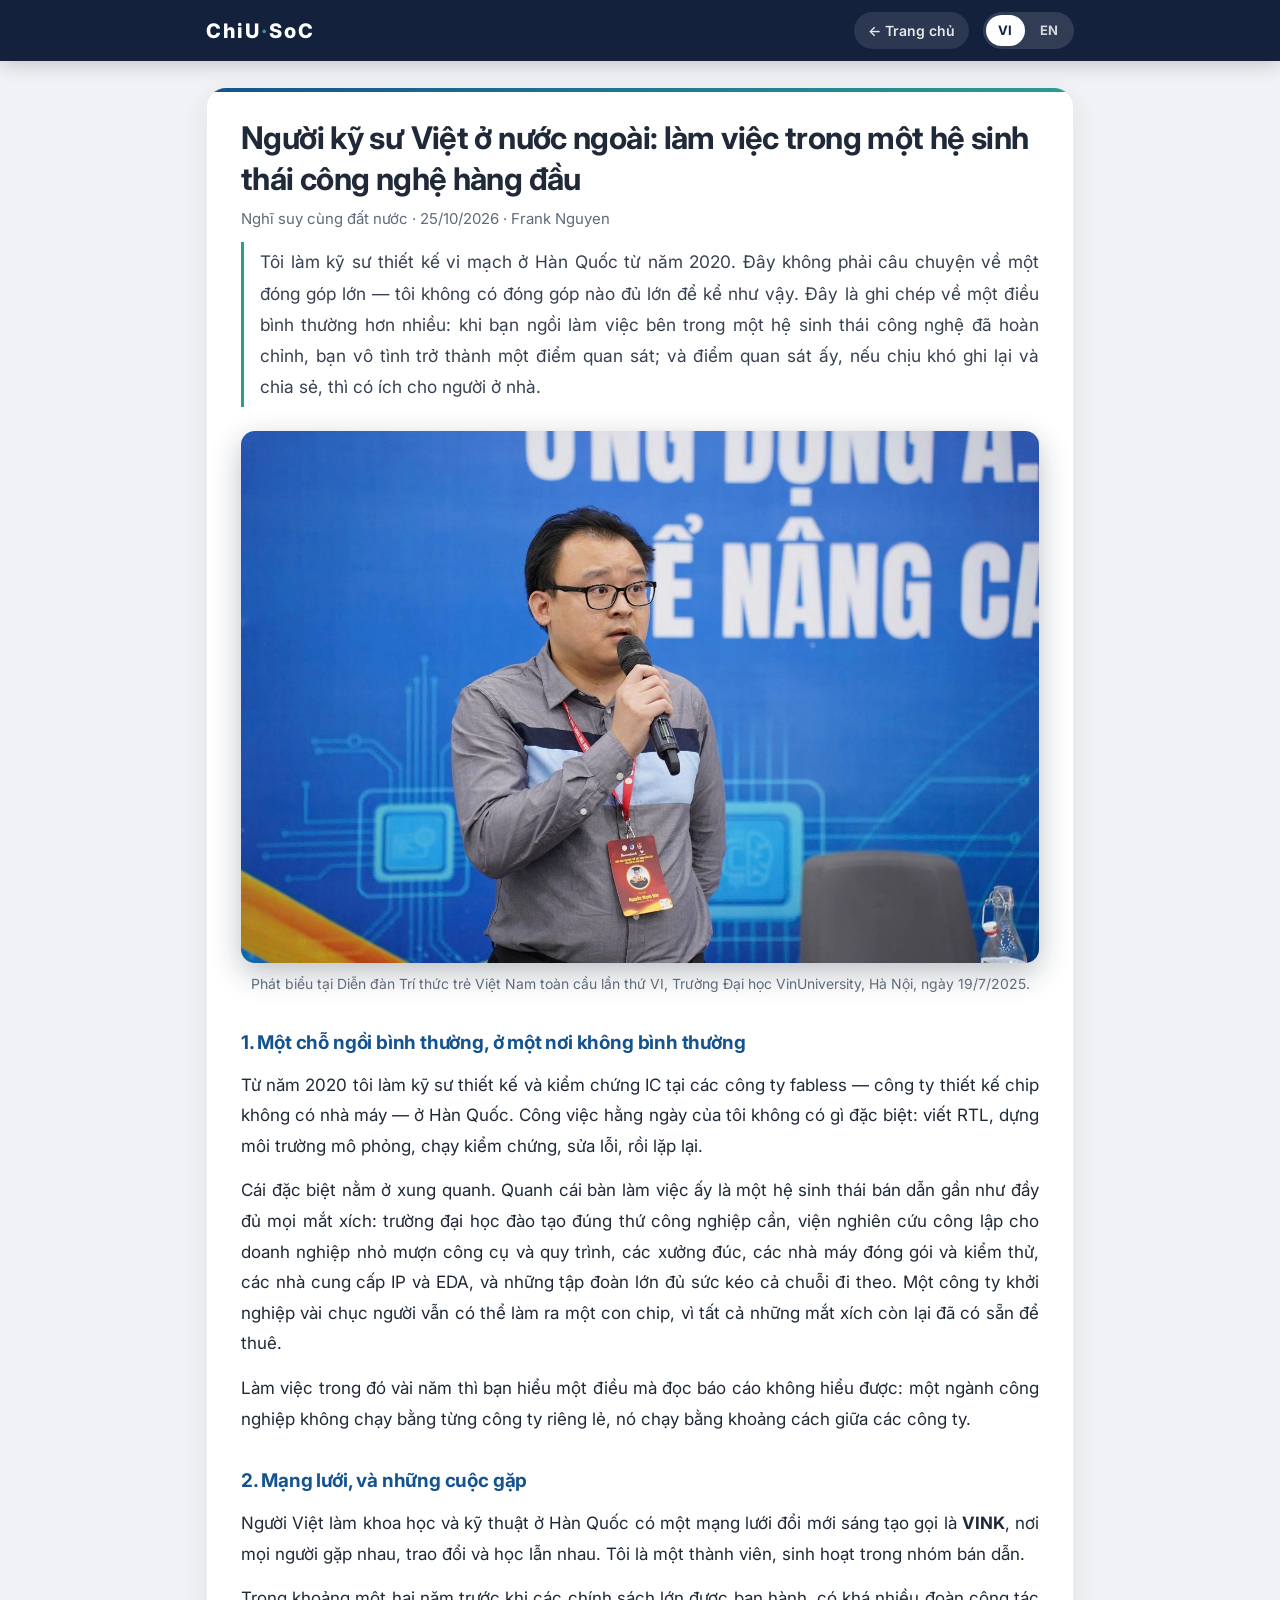
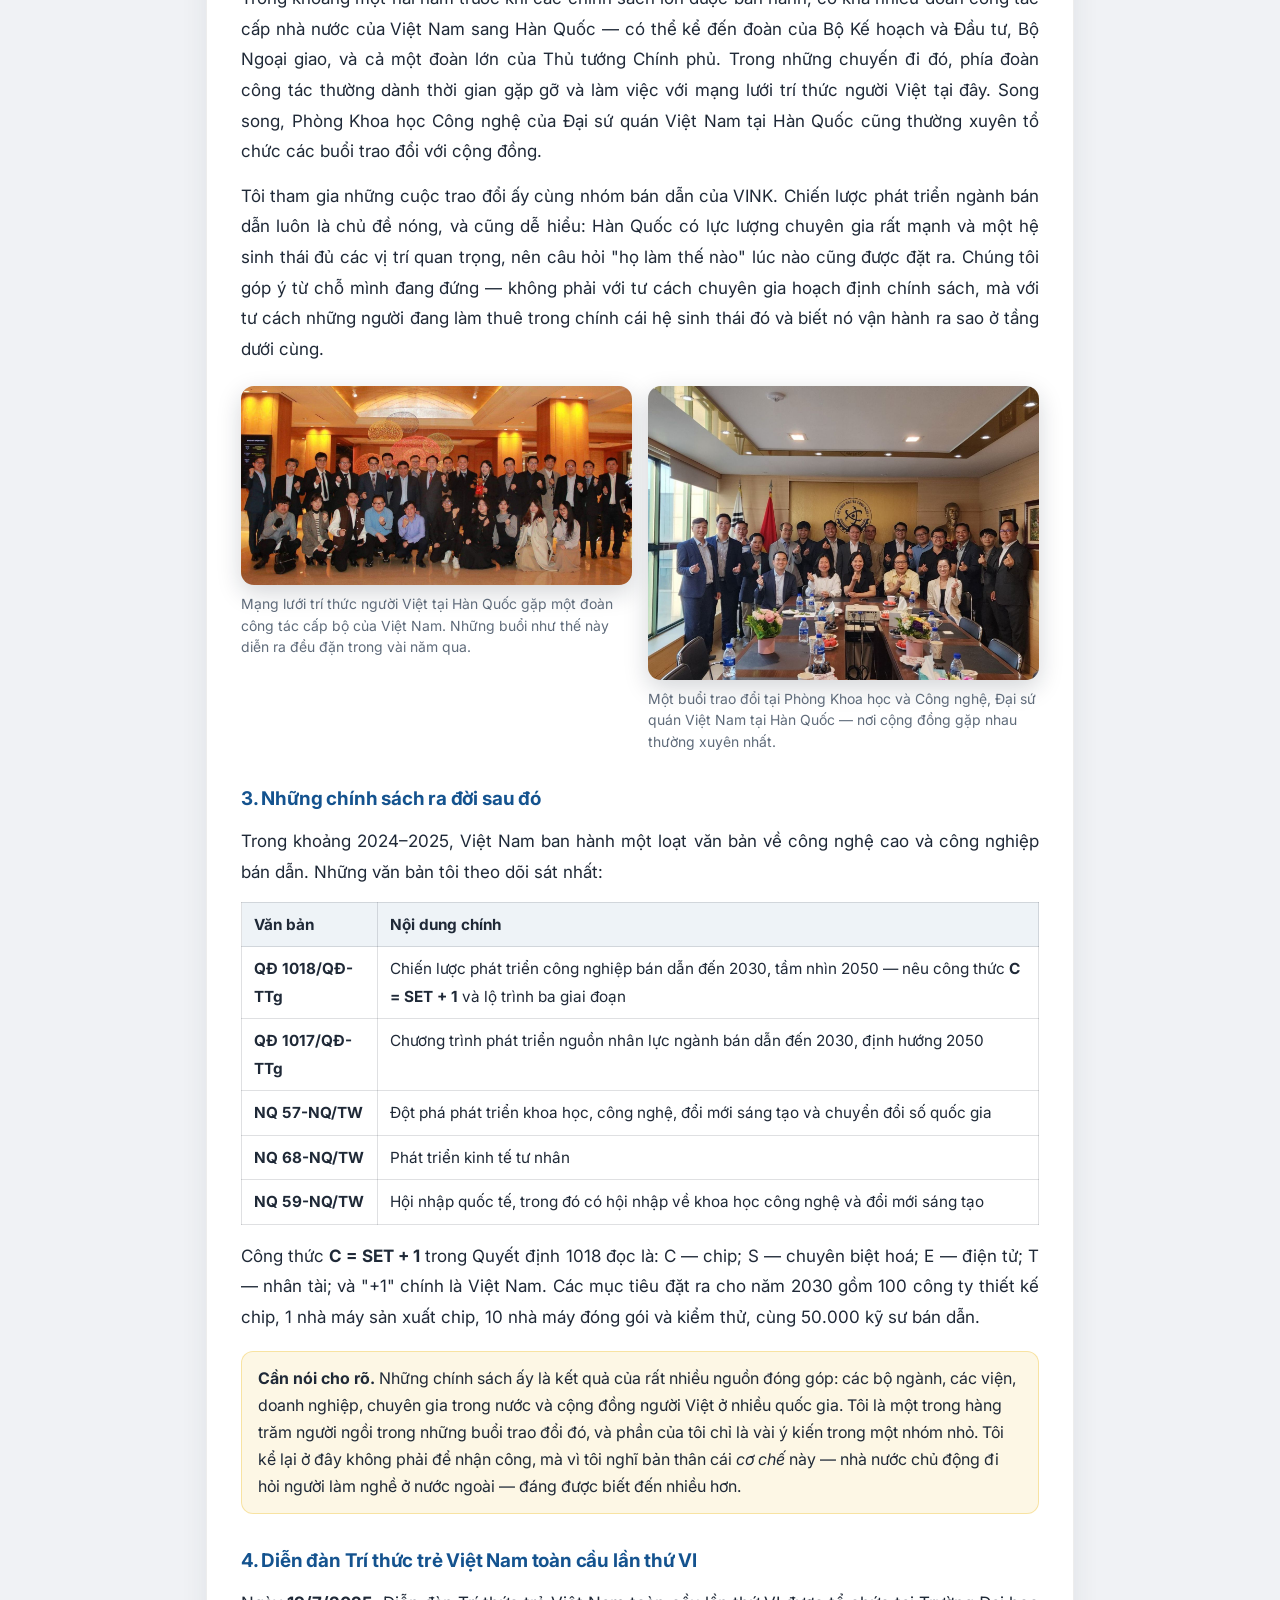
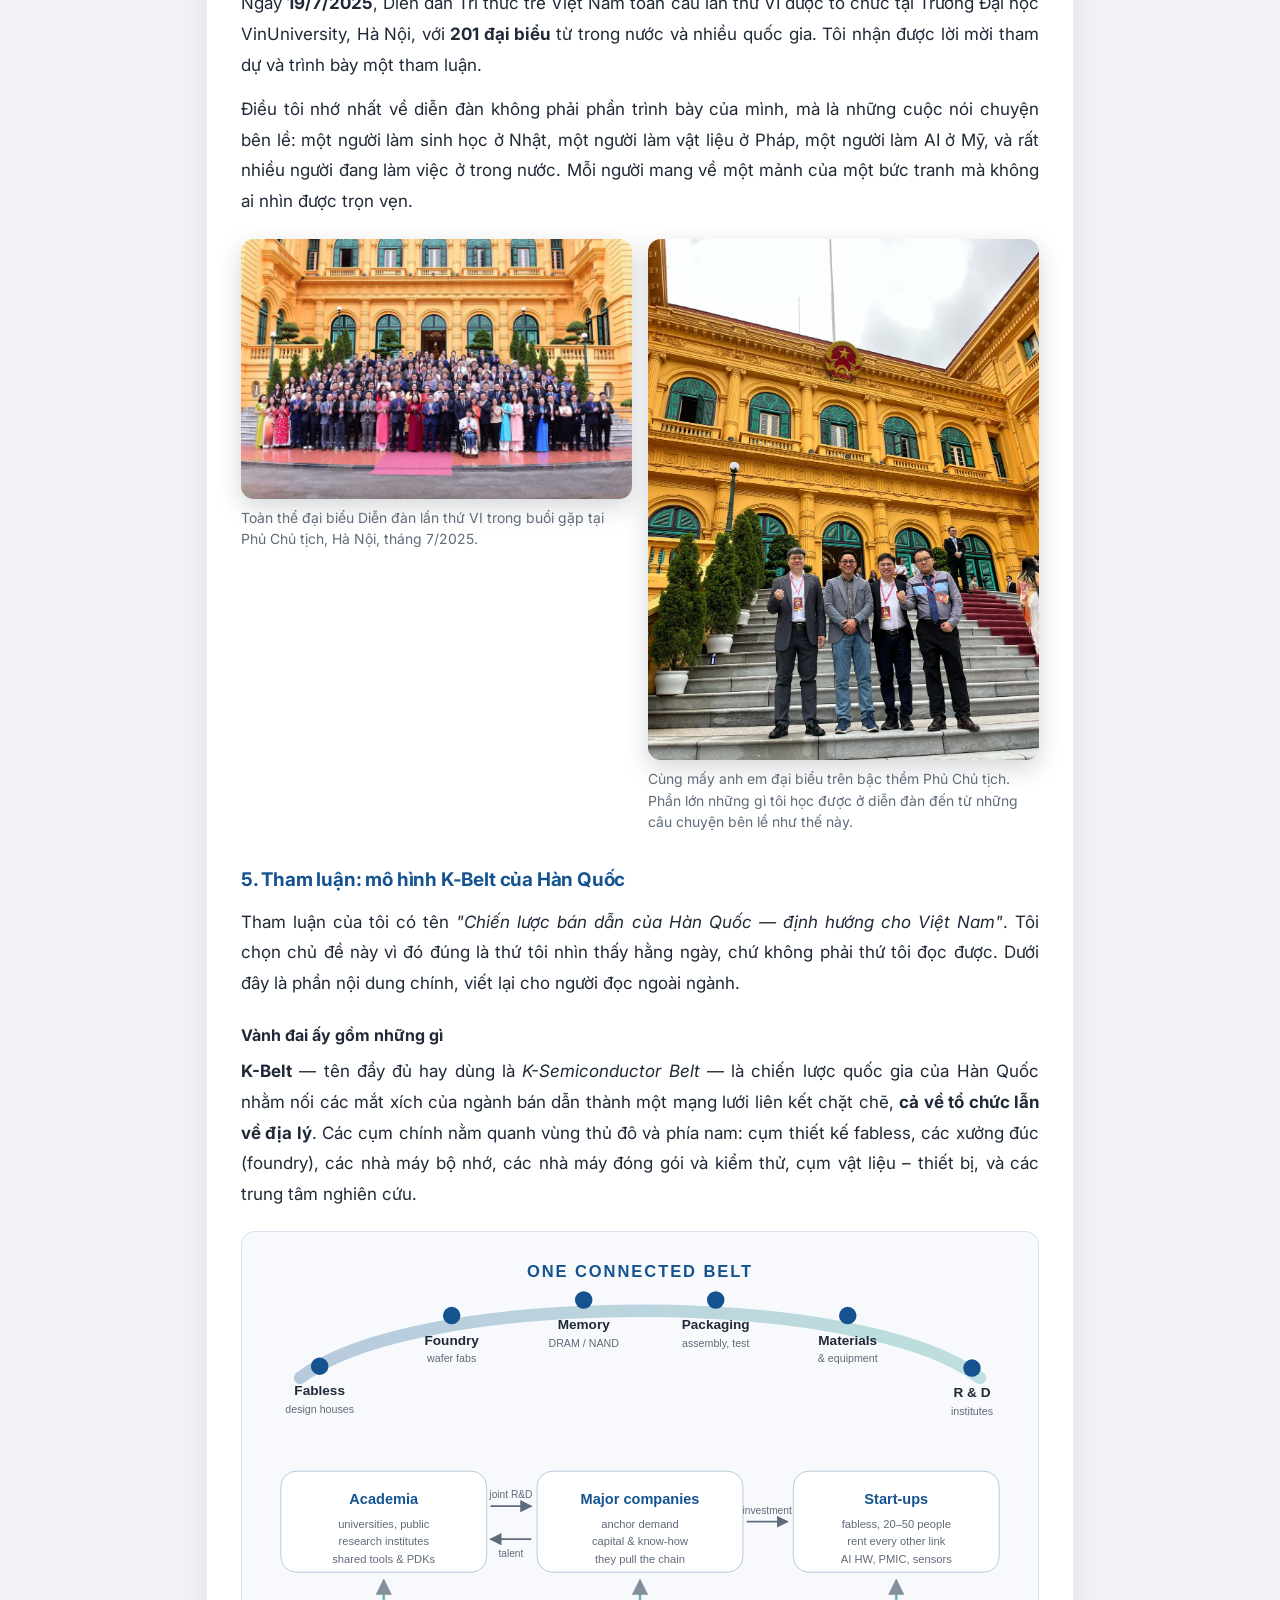
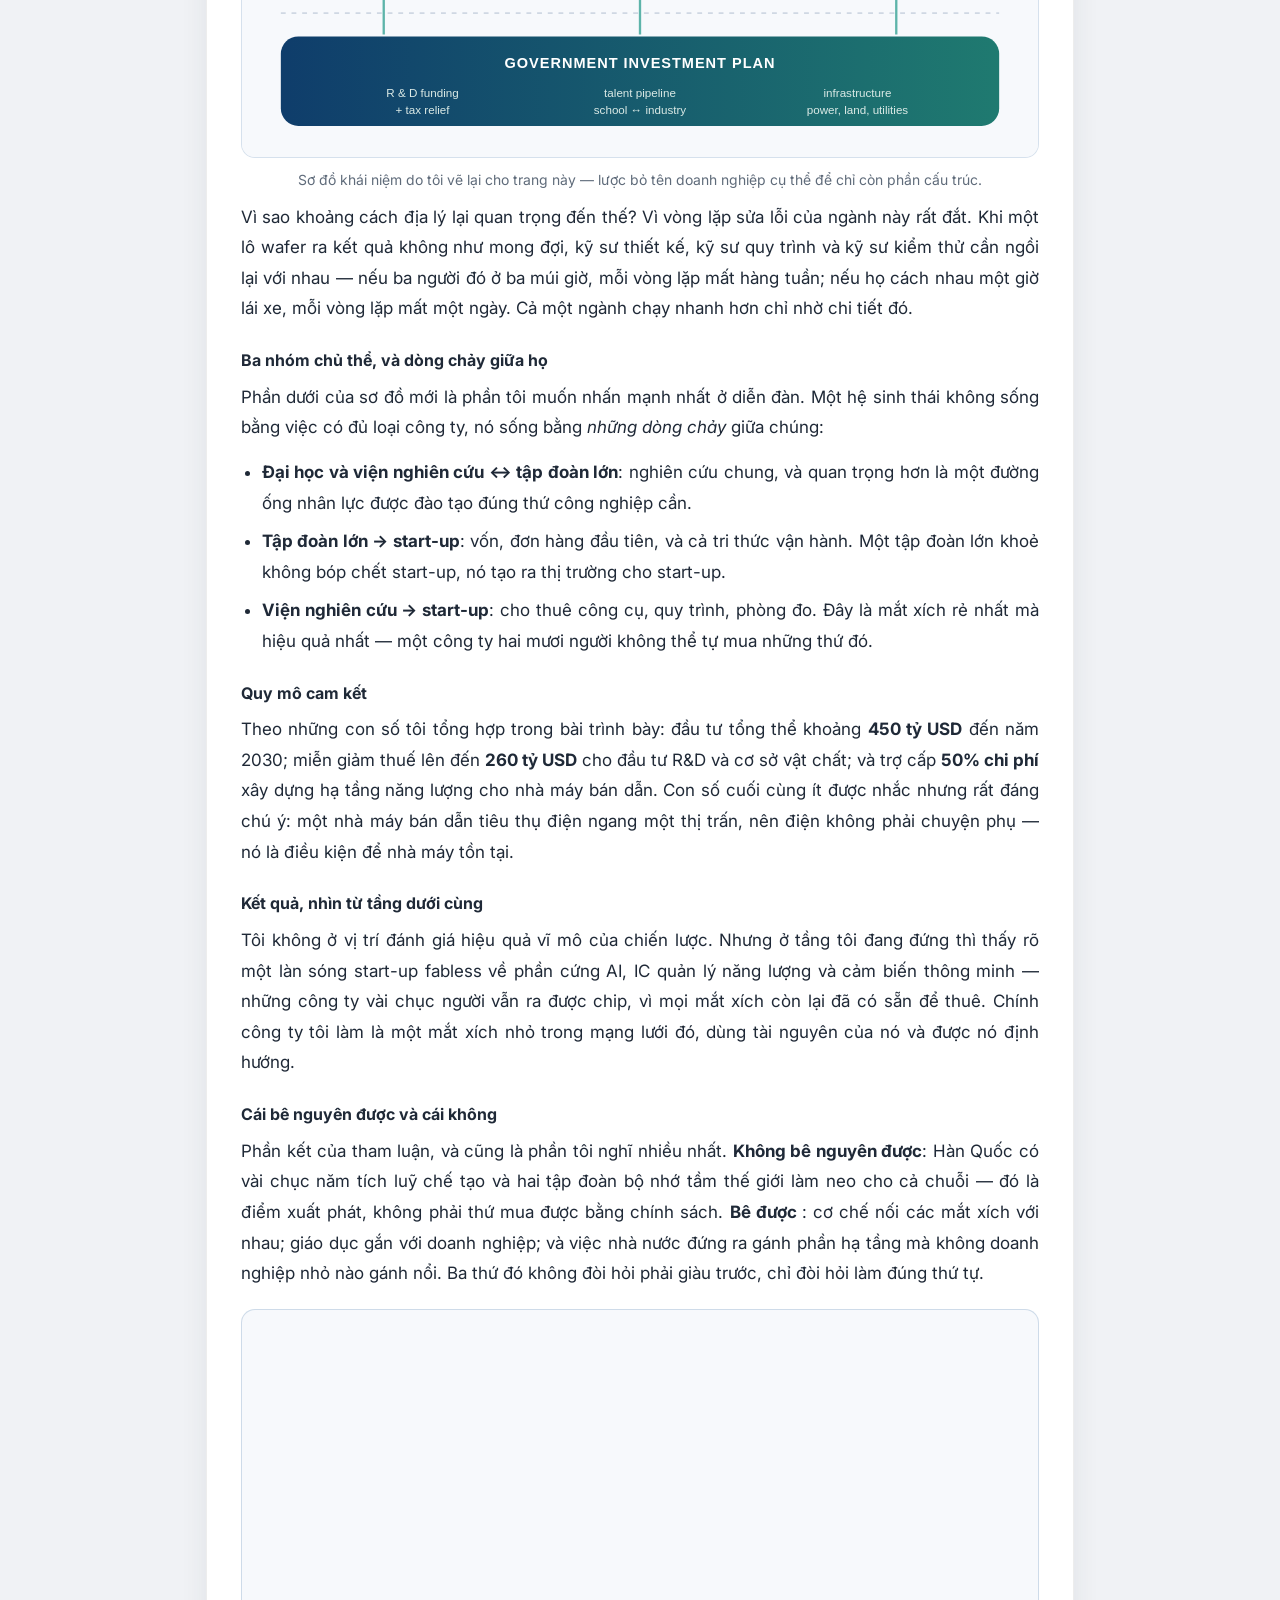
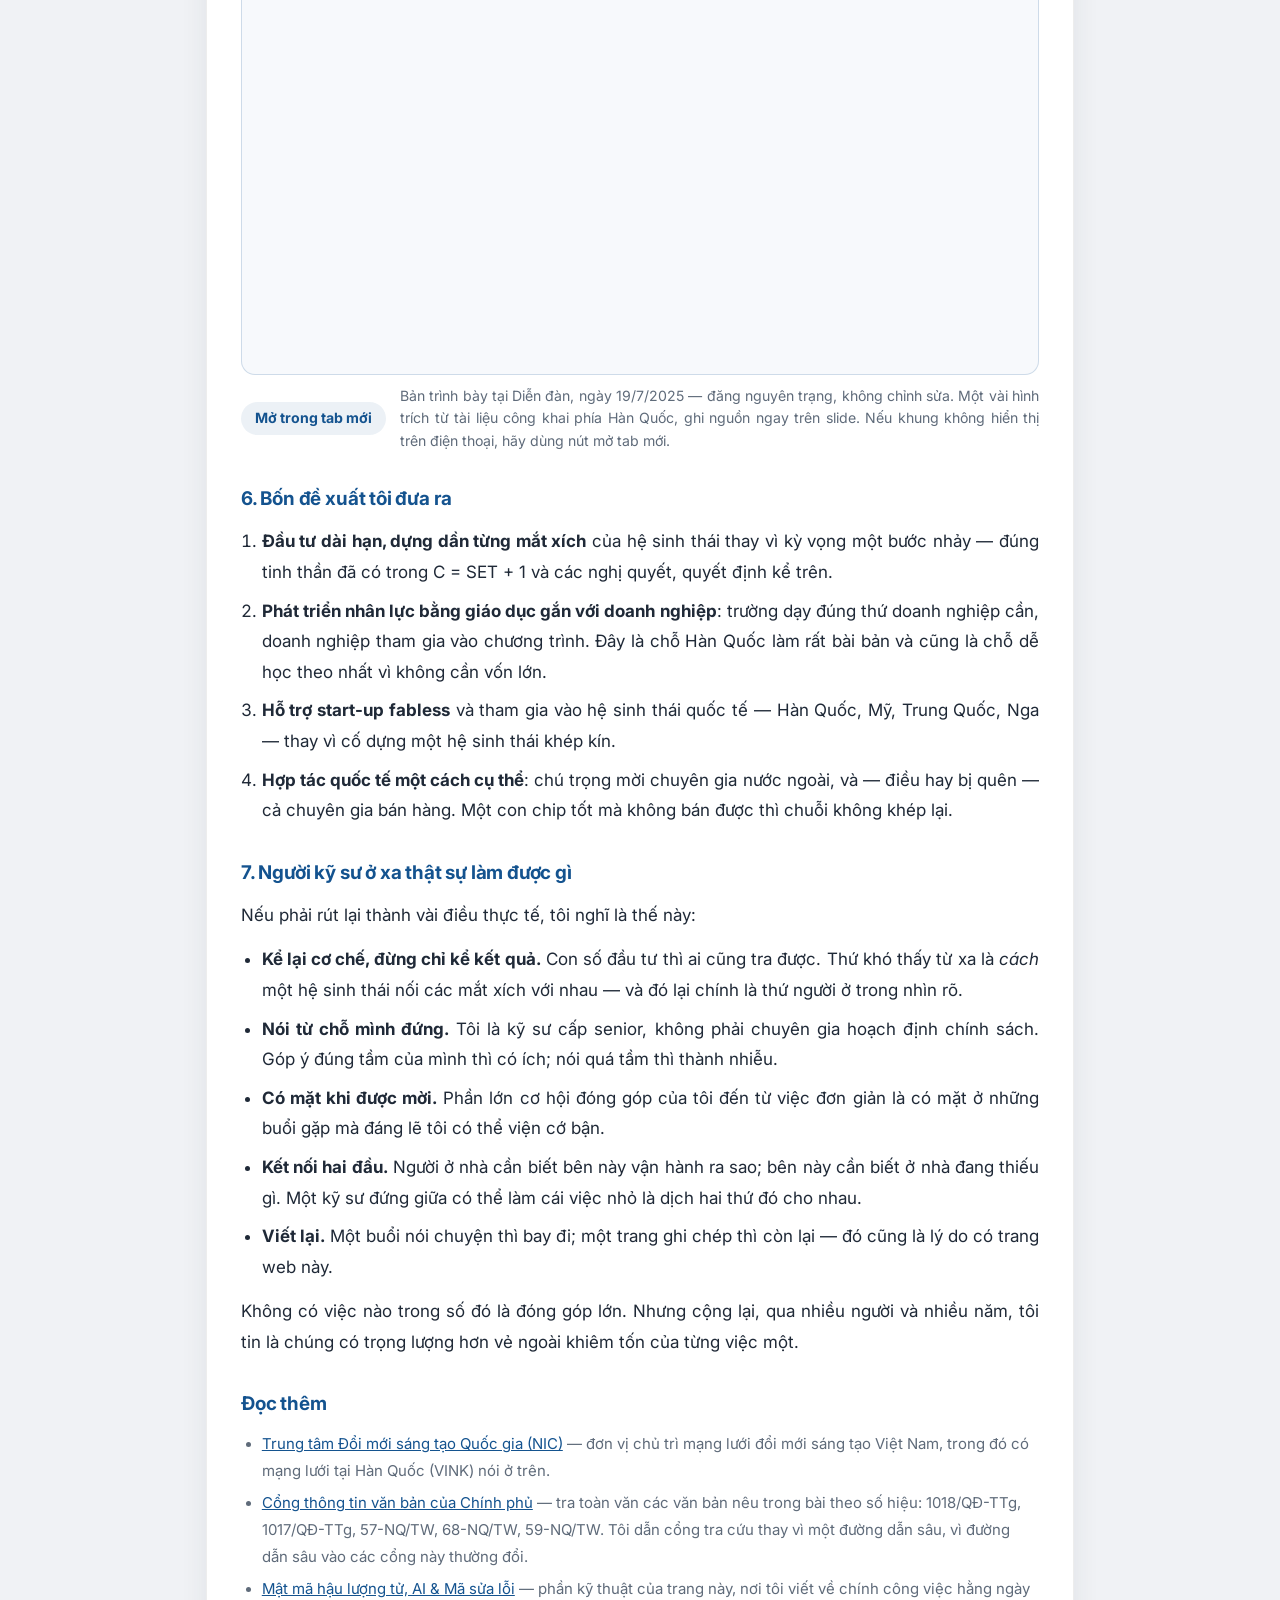
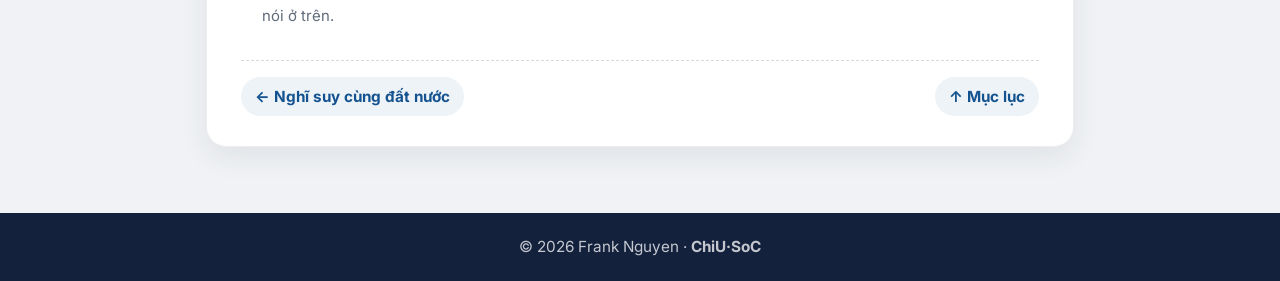
<file: posts/ky-su-viet-o-nuoc-ngoai.html>
<!DOCTYPE html>
<html lang="vi" data-lang="vi"
      data-title-vi="Người kỹ sư Việt ở nước ngoài — ChiU·SoC"
      data-title-en="Người kỹ sư Việt ở nước ngoài — ChiU·SoC">
<head>
<meta charset="utf-8"/>
<meta name="viewport" content="width=device-width, initial-scale=1.0"/>
<title>Người kỹ sư Việt ở nước ngoài — ChiU·SoC</title>
<meta name="description" content="Làm kỹ sư thiết kế vi mạch ở Hàn Quốc từ 2020: hệ sinh thái bán dẫn nhìn từ bên trong, mạng lưới VINK và các cuộc trao đổi với đoàn công tác trong nước, Diễn đàn Trí thức trẻ Việt Nam toàn cầu lần thứ VI, và tham luận về mô hình K-Belt."/>
<link rel="preconnect" href="https://fonts.googleapis.com"/>
<link rel="preconnect" href="https://fonts.gstatic.com" crossorigin/>
<link href="https://fonts.googleapis.com/css2?family=Inter:ital,wght@0,400;0,600;0,700;0,800;1,400&amp;display=swap" rel="stylesheet"/>
<style>
:root{
  --accent:  #14538f;
  --accent2: #2a9d8f;
  --text:    #1f2937;
  --muted:   #5f6b7a;
  --radius:  20px;
  --max-w:   min(880px, calc(100vw - 44px));
}
*{ box-sizing:border-box; }
html{ scroll-behavior:smooth; }
body{
  margin:0; background:#f0f2f5;
  font-family:"Inter",Arial,sans-serif;
  font-size:17px; line-height:1.8; color:var(--text);
  -webkit-font-smoothing:antialiased;
}

/* bilingual */
html[data-lang="vi"] [lang="en"]{ display:none; }
html[data-lang="en"] [lang="vi"]{ display:none; }

header{
  position:sticky; top:0; z-index:100;
  background:#14213d; color:#fff;
  box-shadow:0 4px 18px rgba(0,0,0,.18);
}
.header-inner{
  max-width:var(--max-w); margin:0 auto; padding:12px 6px;
  display:flex; align-items:center; gap:14px; flex-wrap:wrap;
}
.site-title{ font-size:20px; font-weight:800; letter-spacing:2px; }
.site-title a{ color:#fff; text-decoration:none; }
.site-title .dot{ color:var(--accent2); }
.back-home{
  margin-left:auto; color:rgba(255,255,255,.88); text-decoration:none;
  font-size:14px; font-weight:600; padding:6px 14px; border-radius:999px;
  background:rgba(255,255,255,.10);
}
.back-home:hover{ background:rgba(255,255,255,.2); }
.lang-switch{ display:flex; gap:3px; background:rgba(255,255,255,.12); padding:3px; border-radius:999px; }
.lang-btn{
  border:0; background:transparent; color:rgba(255,255,255,.8);
  font:inherit; font-size:13px; font-weight:700; letter-spacing:.04em;
  padding:4px 12px; border-radius:999px; cursor:pointer;
}
.lang-btn:hover{ color:#fff; }
.lang-btn[aria-pressed="true"]{ background:#fff; color:#14213d; }

main{ max-width:var(--max-w); margin:0 auto; padding:0 6px 40px; }
article{
  background:#fff; border-radius:var(--radius); padding:30px 34px;
  margin:26px auto; box-shadow:0 10px 28px rgba(36,49,66,.08);
  border:1px solid rgba(230,230,230,.7);
  position:relative; overflow:hidden;
}
article::before{
  content:""; position:absolute; inset:0 0 auto 0; height:4px;
  background:linear-gradient(90deg,var(--accent),var(--accent2));
}
h1{ font-size:clamp(1.4rem,3vw,1.95rem); letter-spacing:-.02em; margin:0 0 6px; line-height:1.3; }
.meta{ color:var(--muted); font-size:.88em; margin-bottom:10px; }
.lede{ font-size:1.02em; color:#374151; border-left:3px solid var(--accent2);
  padding:4px 0 4px 16px; margin:0 0 24px; }
h2{ font-size:1.18rem; color:var(--accent); margin:30px 0 10px; letter-spacing:-.01em; }
h3{ font-size:1rem; margin:22px 0 7px; color:var(--text); }
p{ margin:0 0 14px; }
ul,ol{ margin:0 0 14px; padding-left:1.3rem; }
li{ margin-bottom:8px; }

/* tranh bìa gốc + chỗ nghe */
.cover{ margin:0 0 10px; }
.cover img{
  display:block; width:100%; height:auto;
  border-radius:14px; box-shadow:0 10px 30px rgba(15,27,45,.28);
}
.cover figcaption{ font-size:.82em; color:var(--muted); margin-top:8px; text-align:center; }
.listen{
  display:flex; flex-wrap:wrap; gap:10px; align-items:center;
  margin:0 0 22px; padding:14px 16px;
  background:rgba(20,83,143,.05); border:1px solid rgba(20,83,143,.14);
  border-radius:14px;
}
.listen-label{ font-size:.85em; font-weight:700; color:var(--accent); }
.listen a{
  font-size:.88em; font-weight:600; color:var(--accent);
  text-decoration:none; padding:5px 13px; border-radius:999px;
  background:#fff; border:1px solid rgba(20,83,143,.22);
}
.listen a:hover{ background:rgba(20,83,143,.09); }
.listen .note{ font-size:.8em; color:var(--muted); flex-basis:100%; margin:0; }

/* thư viện ảnh */
.gallery{ display:grid; gap:16px; margin:22px 0 26px; }
.gallery.two{ grid-template-columns:repeat(2,1fr); }
@media(max-width:620px){ .gallery.two{ grid-template-columns:1fr; } }
.gallery figure{ margin:0; }
.gallery img{
  display:block; width:100%; height:auto; border-radius:13px;
  box-shadow:0 8px 24px rgba(15,27,45,.18); background:#e9eef5;
}
.gallery figcaption{ font-size:.82em; color:var(--muted); margin-top:8px; line-height:1.55; }
.diagram{ margin:22px 0 10px; }
.diagram img{ display:block; width:100%; height:auto; border-radius:14px;
  border:1px solid rgba(20,83,143,.14); background:#f7f9fc; }
.diagram figcaption{ font-size:.82em; color:var(--muted); margin-top:9px; text-align:center; }
/* PDF đọc ngay trên trang (ẩn thanh công cụ của trình xem) */
.pdfview{ margin:20px 0 10px; }
.pdfview iframe{
  display:block; width:100%; height:clamp(380px, 74vh, 700px);
  border:1px solid rgba(20,83,143,.18); border-radius:14px; background:#f7f9fc;
}
.pdfview-note{
  display:flex; flex-wrap:wrap; gap:10px 14px; align-items:center;
  margin:10px 0 26px; font-size:.83em; color:var(--muted); line-height:1.6;
}
.pdfview-note a{
  font-weight:700; color:var(--accent); text-decoration:none;
  padding:5px 14px; border-radius:999px; background:rgba(20,83,143,.08);
}
.pdfview-note a:hover{ background:rgba(20,83,143,.15); }
.pdfview-note .meta-note{ flex:1 1 240px; margin:0; }

.tbl-wrap{ overflow-x:auto; margin:0 0 16px; }
table{ border-collapse:collapse; width:100%; font-size:.9em; min-width:420px; }
th,td{ border:1px solid rgba(31,41,55,.14); padding:8px 12px; text-align:left; vertical-align:top; }
th{ background:rgba(20,83,143,.07); font-weight:700; }
code{
  font-family:ui-monospace,SFMono-Regular,Menlo,Consolas,monospace;
  font-size:.86em; background:rgba(20,83,143,.07);
  padding:1px 6px; border-radius:6px;
}

blockquote{
  border-left:3px solid var(--accent);
  margin:18px 0; padding:10px 16px;
  background:linear-gradient(135deg, rgba(20,83,143,.055), rgba(42,157,143,.035));
  border-radius:0 10px 10px 0;
  font-style:italic; color:#2d3748; font-size:.95em;
}
blockquote em{ font-style:normal; font-weight:600; }
.callout{
  background:rgba(234,179,8,.1); border:1px solid rgba(234,179,8,.3);
  padding:13px 16px; border-radius:12px; margin:18px 0; font-size:.94em; line-height:1.7;
}
.songlist{ columns:2; column-gap:28px; font-size:.95em; }
@media(max-width:560px){ .songlist{ columns:1; } }
.songlist li{ break-inside:avoid; }
.refs{ font-size:.88em; color:var(--muted); }
.refs li{ margin-bottom:5px; }
.refs a{ color:var(--accent); }
.footer-nav{
  margin-top:30px; padding-top:16px;
  border-top:1px dashed rgba(31,41,55,.18);
  display:flex; justify-content:space-between; flex-wrap:wrap; gap:10px;
}
.footer-nav a{
  color:var(--accent); font-weight:700; font-size:.9em; text-decoration:none;
  padding:6px 14px; background:rgba(20,83,143,.07); border-radius:999px;
}
.footer-nav a:hover{ background:rgba(20,83,143,.14); }
footer{
  background:#14213d; color:rgba(255,255,255,.75);
  text-align:center; padding:20px 16px; font-size:.9em;
}
/* ==== house-format v1 — bilingual-personal-site skill, scripts/house-format.css. Prose is justified on every page.
     Do not edit this block in a page: edit the skill's copy, re-run apply_format.py; check_site.py fails a page whose
     block differs. ==== */
main p, main li, main blockquote, main dd, main .art-desc, main .art-quote{ text-align:justify; text-justify:inter-word; hyphens:auto; }
main .refs li, main .art-links li, main .songlist li, main .toc-wrap li, main .listen p, main .pair li, main .result li, main table p, main table li{ text-align:left; hyphens:manual; }
main .poem-credit, main .video-cap, main figcaption p, main figcaption li{ text-align:center; hyphens:manual; }
main code, main pre, main kbd, main samp, main a{ hyphens:manual; }
/* ==== /house-format ==== */
</style>
</head>
<body>

<header>
  <div class="header-inner">
    <div class="site-title"><a href="../index.html">ChiU<span class="dot">·</span>SoC</a></div>
    <a class="back-home" href="../index.html"><span lang="vi">← Trang chủ</span><span lang="en">← Home</span></a>
    <div class="lang-switch" role="group" aria-label="Language / Ngôn ngữ">
      <button type="button" class="lang-btn" data-lang="vi" aria-pressed="true">VI</button>
      <button type="button" class="lang-btn" data-lang="en" aria-pressed="false">EN</button>
    </div>
  </div>
</header>

<main>
<article>

<h1><span lang="vi">Người kỹ sư Việt ở nước ngoài: làm việc trong một hệ sinh thái công nghệ hàng đầu</span><span lang="en">A Vietnamese engineer abroad: working inside a leading technology ecosystem</span></h1>
<div class="meta"><span lang="vi">Nghĩ suy cùng đất nước · 25/10/2026 · Frank Nguyen</span><span lang="en">Thoughts on our country · 25 Oct 2026 · Frank Nguyen</span></div>

<p class="lede" lang="vi">Tôi làm kỹ sư thiết kế vi mạch ở Hàn Quốc từ năm 2020. Đây không phải
câu chuyện về một đóng góp lớn — tôi không có đóng góp nào đủ lớn để kể như vậy. Đây là ghi chép
về một điều bình thường hơn nhiều: khi bạn ngồi làm việc bên trong một hệ sinh thái công nghệ đã
hoàn chỉnh, bạn vô tình trở thành một điểm quan sát; và điểm quan sát ấy, nếu chịu khó ghi lại và
chia sẻ, thì có ích cho người ở nhà.</p>
<p class="lede" lang="en">I have worked as a chip design engineer in South Korea since 2020. This is
not the story of some large contribution — I have made none large enough to tell that way. It is a
note about something far more ordinary: when you sit and work inside a technology ecosystem that is
already complete, you become, without meaning to, a vantage point; and that vantage point, if you
bother to write down what you see and pass it on, is useful to people back home.</p>

<figure class="cover">
  <img src="assets/ttt6-phat-bieu.jpg" loading="lazy" width="2560" height="1707"
       alt="Tác giả phát biểu tại Diễn đàn Trí thức trẻ Việt Nam toàn cầu lần thứ VI, Hà Nội, 19/7/2025."/>
  <figcaption>
    <span lang="vi">Phát biểu tại Diễn đàn Trí thức trẻ Việt Nam toàn cầu lần thứ VI,
      Trường Đại học VinUniversity, Hà Nội, ngày 19/7/2025.</span>
    <span lang="en">Speaking at the 6th Global Vietnamese Young Intellectuals Forum,
      VinUniversity, Hanoi, 19 July 2025.</span>
  </figcaption>
</figure>

<h2><span lang="vi">1. Một chỗ ngồi bình thường, ở một nơi không bình thường</span><span lang="en">1. An ordinary desk, in a rather unordinary place</span></h2>
<p lang="vi">Từ năm 2020 tôi làm kỹ sư thiết kế và kiểm chứng IC tại các công ty fabless — công ty
thiết kế chip không có nhà máy — ở Hàn Quốc. Công việc hằng ngày của tôi không có gì đặc biệt:
viết RTL, dựng môi trường mô phỏng, chạy kiểm chứng, sửa lỗi, rồi lặp lại.</p>
<p lang="en">Since 2020 I have worked as an IC design and verification engineer at fabless companies
— chip design houses without a factory — in South Korea. My daily work is nothing special: write
RTL, build the simulation environment, run verification, fix bugs, repeat.</p>
<p lang="vi">Cái đặc biệt nằm ở xung quanh. Quanh cái bàn làm việc ấy là một hệ sinh thái bán dẫn
gần như đầy đủ mọi mắt xích: trường đại học đào tạo đúng thứ công nghiệp cần, viện nghiên cứu công
lập cho doanh nghiệp nhỏ mượn công cụ và quy trình, các xưởng đúc, các nhà máy đóng gói và kiểm
thử, các nhà cung cấp IP và EDA, và những tập đoàn lớn đủ sức kéo cả chuỗi đi theo. Một công ty
khởi nghiệp vài chục người vẫn có thể làm ra một con chip, vì tất cả những mắt xích còn lại đã có
sẵn để thuê.</p>
<p lang="en">What is special is everything around it. Around that desk sits a semiconductor ecosystem
with nearly every link in place: universities teaching what the industry actually needs, public
research institutes lending tools and processes to small companies, foundries, packaging and test
houses, IP and EDA vendors, and corporations large enough to pull the whole chain along. A start-up
of a few dozen people can still produce a chip, because every other link already exists to be
rented.</p>
<p lang="vi">Làm việc trong đó vài năm thì bạn hiểu một điều mà đọc báo cáo không hiểu được: một
ngành công nghiệp không chạy bằng từng công ty riêng lẻ, nó chạy bằng khoảng cách giữa các công ty.</p>
<p lang="en">Work inside that for a few years and you understand something no report conveys: an
industry does not run on individual companies, it runs on the distances between them.</p>

<h2><span lang="vi">2. Mạng lưới, và những cuộc gặp</span><span lang="en">2. A network, and a series of meetings</span></h2>
<p lang="vi">Người Việt làm khoa học và kỹ thuật ở Hàn Quốc có một mạng lưới đổi mới sáng tạo gọi
là <strong>VINK</strong>, nơi mọi người gặp nhau, trao đổi và học lẫn nhau. Tôi là một thành viên,
sinh hoạt trong nhóm bán dẫn.</p>
<p lang="en">Vietnamese scientists and engineers in Korea have an innovation network called
<strong>VINK</strong>, where people meet, exchange and learn from one another. I am a member, active
in its semiconductor group.</p>
<p lang="vi">Trong khoảng một hai năm trước khi các chính sách lớn được ban hành, có khá nhiều đoàn
công tác cấp nhà nước của Việt Nam sang Hàn Quốc — có thể kể đến đoàn của Bộ Kế hoạch và Đầu tư,
Bộ Ngoại giao, và cả một đoàn lớn của Thủ tướng Chính phủ. Trong những chuyến đi đó, phía đoàn
công tác thường dành thời gian gặp gỡ và làm việc với mạng lưới trí thức người Việt tại đây. Song
song, Phòng Khoa học Công nghệ của Đại sứ quán Việt Nam tại Hàn Quốc cũng thường xuyên tổ chức các
buổi trao đổi với cộng đồng.</p>
<p lang="en">In the year or two before the major policies were issued, a number of Vietnamese state
delegations travelled to Korea — among them the Ministry of Planning and Investment, the Ministry
of Foreign Affairs, and a large delegation led by the Prime Minister. On those visits the
delegations regularly set aside time to meet and work with the Vietnamese intellectual network here.
In parallel, the Science and Technology Office of the Vietnamese Embassy in Korea holds frequent
exchanges with the community.</p>
<p lang="vi">Tôi tham gia những cuộc trao đổi ấy cùng nhóm bán dẫn của VINK. Chiến lược phát triển
ngành bán dẫn luôn là chủ đề nóng, và cũng dễ hiểu: Hàn Quốc có lực lượng chuyên gia rất mạnh và
một hệ sinh thái đủ các vị trí quan trọng, nên câu hỏi "họ làm thế nào" lúc nào cũng được đặt ra.
Chúng tôi góp ý từ chỗ mình đang đứng — không phải với tư cách chuyên gia hoạch định chính sách,
mà với tư cách những người đang làm thuê trong chính cái hệ sinh thái đó và biết nó vận hành ra sao
ở tầng dưới cùng.</p>
<p lang="en">I took part in those exchanges with VINK's semiconductor group. Semiconductor strategy
was always a live topic, and understandably so: Korea has a very strong body of specialists and an
ecosystem covering every important position, so the question "how do they do it" came up every time.
We offered what we could see from where we stood — not as policy experts, but as people employed
inside that ecosystem who know how it works at the lowest level.</p>

<div class="gallery two">
  <figure>
    <img src="assets/vink-bo-nganh.jpg" loading="lazy" width="1500" height="763"
         alt="Đông đảo thành viên mạng lưới trí thức người Việt tại Hàn Quốc chụp ảnh chung với một đoàn công tác cấp bộ."/>
    <figcaption>
      <span lang="vi">Mạng lưới trí thức người Việt tại Hàn Quốc gặp một đoàn công tác cấp bộ
        của Việt Nam. Những buổi như thế này diễn ra đều đặn trong vài năm qua.</span>
      <span lang="en">The Vietnamese intellectual network in Korea meeting a visiting ministerial
        delegation. Gatherings like this happened regularly over the past few years.</span>
    </figcaption>
  </figure>
  <figure>
    <img src="assets/vink-dai-su-quan.jpg" loading="lazy" width="1500" height="1125"
         alt="Buổi trao đổi tại Phòng Khoa học và Công nghệ, Đại sứ quán Việt Nam tại Hàn Quốc."/>
    <figcaption>
      <span lang="vi">Một buổi trao đổi tại Phòng Khoa học và Công nghệ, Đại sứ quán Việt Nam
        tại Hàn Quốc — nơi cộng đồng gặp nhau thường xuyên nhất.</span>
      <span lang="en">An exchange at the Science and Technology Office of the Vietnamese Embassy
        in Korea — where the community meets most often.</span>
    </figcaption>
  </figure>
</div>

<h2><span lang="vi">3. Những chính sách ra đời sau đó</span><span lang="en">3. The policies that followed</span></h2>
<p lang="vi">Trong khoảng 2024–2025, Việt Nam ban hành một loạt văn bản về công nghệ cao và công
nghiệp bán dẫn. Những văn bản tôi theo dõi sát nhất:</p>
<p lang="en">Through 2024–2025, Vietnam issued a series of documents on high technology and the
semiconductor industry. The ones I followed most closely:</p>
<div class="tbl-wrap">
<table>
<thead><tr>
  <th><span lang="vi">Văn bản</span><span lang="en">Document</span></th>
  <th><span lang="vi">Nội dung chính</span><span lang="en">What it covers</span></th>
</tr></thead>
<tbody>
  <tr><td data-i18n="neutral"><strong>QĐ 1018/QĐ-TTg</strong></td>
      <td><span lang="vi">Chiến lược phát triển công nghiệp bán dẫn đến 2030, tầm nhìn 2050 — nêu công thức <strong>C = SET + 1</strong> và lộ trình ba giai đoạn</span><span lang="en">The semiconductor industry strategy to 2030, vision 2050 — stating the <strong>C = SET + 1</strong> formula and a three-phase roadmap</span></td></tr>
  <tr><td data-i18n="neutral"><strong>QĐ 1017/QĐ-TTg</strong></td>
      <td><span lang="vi">Chương trình phát triển nguồn nhân lực ngành bán dẫn đến 2030, định hướng 2050</span><span lang="en">The programme for developing semiconductor human resources to 2030, oriented to 2050</span></td></tr>
  <tr><td data-i18n="neutral"><strong>NQ 57-NQ/TW</strong></td>
      <td><span lang="vi">Đột phá phát triển khoa học, công nghệ, đổi mới sáng tạo và chuyển đổi số quốc gia</span><span lang="en">A breakthrough in science, technology, innovation and national digital transformation</span></td></tr>
  <tr><td data-i18n="neutral"><strong>NQ 68-NQ/TW</strong></td>
      <td><span lang="vi">Phát triển kinh tế tư nhân</span><span lang="en">Development of the private sector</span></td></tr>
  <tr><td data-i18n="neutral"><strong>NQ 59-NQ/TW</strong></td>
      <td><span lang="vi">Hội nhập quốc tế, trong đó có hội nhập về khoa học công nghệ và đổi mới sáng tạo</span><span lang="en">International integration, including in science, technology and innovation</span></td></tr>
</tbody>
</table>
</div>
<p lang="vi">Công thức <strong>C = SET + 1</strong> trong Quyết định 1018 đọc là: C — chip;
S — chuyên biệt hoá; E — điện tử; T — nhân tài; và "+1" chính là Việt Nam. Các mục tiêu đặt ra cho
năm 2030 gồm 100 công ty thiết kế chip, 1 nhà máy sản xuất chip, 10 nhà máy đóng gói và kiểm thử,
cùng 50.000 kỹ sư bán dẫn.</p>
<p lang="en">The <strong>C = SET + 1</strong> formula in Decision 1018 reads: C — chip;
S — specialisation; E — electronics; T — talent; and the "+1" is Vietnam itself. The targets set for
2030 include 100 chip design companies, one fabrication plant, ten packaging and test plants, and
50,000 semiconductor engineers.</p>
<div class="callout">
  <span lang="vi"><strong>Cần nói cho rõ.</strong> Những chính sách ấy là kết quả của rất nhiều
  nguồn đóng góp: các bộ ngành, các viện, doanh nghiệp, chuyên gia trong nước và cộng đồng người
  Việt ở nhiều quốc gia. Tôi là một trong hàng trăm người ngồi trong những buổi trao đổi đó, và
  phần của tôi chỉ là vài ý kiến trong một nhóm nhỏ. Tôi kể lại ở đây không phải để nhận công, mà
  vì tôi nghĩ bản thân cái <em>cơ chế</em> này — nhà nước chủ động đi hỏi người làm nghề ở nước
  ngoài — đáng được biết đến nhiều hơn.</span>
  <span lang="en"><strong>To be clear.</strong> Those policies are the product of very many sources:
  ministries, institutes, companies, domestic experts and Vietnamese communities in many countries.
  I was one of hundreds of people sitting in those exchanges, and my part was a few opinions inside
  a small group. I recount it here not to claim credit, but because I think the <em>mechanism</em>
  itself — a state that goes out and asks practitioners working abroad — deserves to be better
  known.</span>
</div>

<h2><span lang="vi">4. Diễn đàn Trí thức trẻ Việt Nam toàn cầu lần thứ VI</span><span lang="en">4. The 6th Global Vietnamese Young Intellectuals Forum</span></h2>
<p lang="vi">Ngày <strong>19/7/2025</strong>, Diễn đàn Trí thức trẻ Việt Nam toàn cầu lần thứ VI
được tổ chức tại Trường Đại học VinUniversity, Hà Nội, với <strong>201 đại biểu</strong> từ trong
nước và nhiều quốc gia. Tôi nhận được lời mời tham dự và trình bày một tham luận.</p>
<p lang="en">On <strong>19 July 2025</strong>, the 6th Global Vietnamese Young Intellectuals Forum was
held at VinUniversity in Hanoi, with <strong>201 delegates</strong> from Vietnam and many other
countries. I was invited to attend and to give a presentation.</p>
<p lang="vi">Điều tôi nhớ nhất về diễn đàn không phải phần trình bày của mình, mà là những cuộc nói
chuyện bên lề: một người làm sinh học ở Nhật, một người làm vật liệu ở Pháp, một người làm AI ở Mỹ,
và rất nhiều người đang làm việc ở trong nước. Mỗi người mang về một mảnh của một bức tranh mà
không ai nhìn được trọn vẹn.</p>
<p lang="en">What I remember most about the forum is not my own talk but the conversations in the
margins: someone working in biology in Japan, someone in materials in France, someone in AI in the
United States, and a great many people working at home. Each carried back one piece of a picture
nobody can see whole.</p>

<div class="gallery two">
  <figure>
    <img src="assets/ttt6-phu-chu-tich.jpg" loading="lazy" width="1600" height="1065"
         alt="Toàn thể đại biểu Diễn đàn Trí thức trẻ Việt Nam toàn cầu lần thứ VI chụp ảnh chung trước Phủ Chủ tịch."/>
    <figcaption>
      <span lang="vi">Toàn thể đại biểu Diễn đàn lần thứ VI trong buổi gặp tại Phủ Chủ tịch,
        Hà Nội, tháng 7/2025.</span>
      <span lang="en">All delegates of the 6th Forum at the reception at the Presidential Palace,
        Hanoi, July 2025.</span>
    </figcaption>
  </figure>
  <figure>
    <img src="assets/ttt6-cung-ban.jpg" loading="lazy" width="1100" height="1467"
         alt="Tác giả cùng ba đại biểu khác trên bậc thềm Phủ Chủ tịch."/>
    <figcaption>
      <span lang="vi">Cùng mấy anh em đại biểu trên bậc thềm Phủ Chủ tịch. Phần lớn những gì
        tôi học được ở diễn đàn đến từ những câu chuyện bên lề như thế này.</span>
      <span lang="en">With fellow delegates on the steps of the Presidential Palace. Most of what
        I took away from the forum came from side conversations like these.</span>
    </figcaption>
  </figure>
</div>

<h2><span lang="vi">5. Tham luận: mô hình K-Belt của Hàn Quốc</span><span lang="en">5. The talk: Korea's K-Belt model</span></h2>
<p lang="vi">Tham luận của tôi có tên <em>"Chiến lược bán dẫn của Hàn Quốc — định hướng cho Việt
Nam"</em>. Tôi chọn chủ đề này vì đó đúng là thứ tôi nhìn thấy hằng ngày, chứ không phải thứ tôi
đọc được. Dưới đây là phần nội dung chính, viết lại cho người đọc ngoài ngành.</p>
<p lang="en">My talk was titled <em>"Korea's semiconductor strategy — directions for Vietnam"</em>.
I chose it because it is what I actually see every day, rather than something I had read about.
What follows is its substance, rewritten for a reader outside the field.</p>

<h3><span lang="vi">Vành đai ấy gồm những gì</span><span lang="en">What the belt is made of</span></h3>
<p lang="vi"><strong>K-Belt</strong> — tên đầy đủ hay dùng là <em>K-Semiconductor Belt</em> — là
chiến lược quốc gia của Hàn Quốc nhằm nối các mắt xích của ngành bán dẫn thành một mạng lưới liên
kết chặt chẽ, <strong>cả về tổ chức lẫn về địa lý</strong>. Các cụm chính nằm quanh vùng thủ đô và
phía nam: cụm thiết kế fabless, các xưởng đúc (foundry), các nhà máy bộ nhớ, các nhà máy đóng gói
và kiểm thử, cụm vật liệu – thiết bị, và các trung tâm nghiên cứu.</p>
<p lang="en"><strong>K-Belt</strong> — often written in full as the <em>K-Semiconductor Belt</em> —
is Korea's national strategy for linking the industry's parts into one tightly connected network,
<strong>organisationally and geographically</strong>. The main clusters sit around the capital
region and to its south: the fabless design cluster, the foundries, the memory plants, the
packaging and test houses, the materials-and-equipment cluster, and the research centres.</p>

<figure class="diagram" data-i18n="neutral">
  <img src="assets/k-belt-so-do.svg" width="820" height="540"
       alt="Sơ đồ: một vành đai nối các cụm chức năng của ngành bán dẫn; bên dưới là ba nhóm chủ thể đại học, tập đoàn lớn, start-up; dưới cùng là lớp đầu tư của nhà nước."/>
  <figcaption>
    <span lang="vi">Sơ đồ khái niệm do tôi vẽ lại cho trang này — lược bỏ tên doanh nghiệp cụ thể
      để chỉ còn phần cấu trúc.</span>
    <span lang="en">A conceptual diagram I redrew for this page — company names stripped out so that
      only the structure remains.</span>
  </figcaption>
</figure>

<p lang="vi">Vì sao khoảng cách địa lý lại quan trọng đến thế? Vì vòng lặp sửa lỗi của ngành này rất
đắt. Khi một lô wafer ra kết quả không như mong đợi, kỹ sư thiết kế, kỹ sư quy trình và kỹ sư kiểm
thử cần ngồi lại với nhau — nếu ba người đó ở ba múi giờ, mỗi vòng lặp mất hàng tuần; nếu họ cách
nhau một giờ lái xe, mỗi vòng lặp mất một ngày. Cả một ngành chạy nhanh hơn chỉ nhờ chi tiết đó.</p>
<p lang="en">Why does physical distance matter so much? Because the debug loop in this industry is
expensive. When a wafer lot comes back wrong, the design engineer, the process engineer and the test
engineer need to sit together — if those three are in three time zones, each loop costs weeks; if
they are an hour's drive apart, each loop costs a day. A whole industry moves faster on that detail
alone.</p>

<h3><span lang="vi">Ba nhóm chủ thể, và dòng chảy giữa họ</span><span lang="en">Three kinds of actor, and what flows between them</span></h3>
<p lang="vi">Phần dưới của sơ đồ mới là phần tôi muốn nhấn mạnh nhất ở diễn đàn. Một hệ sinh thái
không sống bằng việc có đủ loại công ty, nó sống bằng <em>những dòng chảy</em> giữa chúng:</p>
<p lang="en">The lower half of the diagram is what I most wanted to stress at the forum. An ecosystem
does not live by having one of each kind of company; it lives on the <em>flows</em> between them:</p>
<ul lang="vi">
  <li><strong>Đại học và viện nghiên cứu ↔ tập đoàn lớn</strong>: nghiên cứu chung, và quan trọng
      hơn là một đường ống nhân lực được đào tạo đúng thứ công nghiệp cần.</li>
  <li><strong>Tập đoàn lớn → start-up</strong>: vốn, đơn hàng đầu tiên, và cả tri thức vận hành.
      Một tập đoàn lớn khoẻ không bóp chết start-up, nó tạo ra thị trường cho start-up.</li>
  <li><strong>Viện nghiên cứu → start-up</strong>: cho thuê công cụ, quy trình, phòng đo. Đây là
      mắt xích rẻ nhất mà hiệu quả nhất — một công ty hai mươi người không thể tự mua những thứ đó.</li>
</ul>
<ul lang="en">
  <li><strong>Academia ↔ major companies</strong>: joint research, and more importantly a pipeline
      of people trained in what the industry actually needs.</li>
  <li><strong>Major companies → start-ups</strong>: capital, first orders, and operating know-how.
      A healthy giant does not crush start-ups; it creates the market they sell into.</li>
  <li><strong>Research institutes → start-ups</strong>: renting out tools, processes and measurement
      labs. This is the cheapest link to build and the most effective — a twenty-person company
      cannot buy any of that itself.</li>
</ul>

<h3><span lang="vi">Quy mô cam kết</span><span lang="en">The scale of the commitment</span></h3>
<p lang="vi">Theo những con số tôi tổng hợp trong bài trình bày: đầu tư tổng thể khoảng
<strong>450 tỷ USD</strong> đến năm 2030; miễn giảm thuế lên đến <strong>260 tỷ USD</strong> cho
đầu tư R&amp;D và cơ sở vật chất; và trợ cấp <strong>50% chi phí</strong> xây dựng hạ tầng năng
lượng cho nhà máy bán dẫn. Con số cuối cùng ít được nhắc nhưng rất đáng chú ý: một nhà máy bán dẫn
tiêu thụ điện ngang một thị trấn, nên điện không phải chuyện phụ — nó là điều kiện để nhà máy tồn
tại.</p>
<p lang="en">By the figures I compiled for the talk: total investment of about
<strong>450 billion USD</strong> to 2030; tax relief of up to <strong>260 billion USD</strong> for
R&amp;D and facility investment; and a <strong>50% subsidy</strong> on the cost of building energy
infrastructure for semiconductor plants. That last one is rarely quoted and well worth noticing: a
fab consumes as much electricity as a small town, so power is not a side issue — it is the condition
for the plant existing at all.</p>

<h3><span lang="vi">Kết quả, nhìn từ tầng dưới cùng</span><span lang="en">Results, seen from the bottom floor</span></h3>
<p lang="vi">Tôi không ở vị trí đánh giá hiệu quả vĩ mô của chiến lược. Nhưng ở tầng tôi đang đứng
thì thấy rõ một làn sóng start-up fabless về phần cứng AI, IC quản lý năng lượng và cảm biến thông
minh — những công ty vài chục người vẫn ra được chip, vì mọi mắt xích còn lại đã có sẵn để thuê.
Chính công ty tôi làm là một mắt xích nhỏ trong mạng lưới đó, dùng tài nguyên của nó và được nó
định hướng.</p>
<p lang="en">I am in no position to judge the strategy's macro-economic results. But from where I
stand the fabless start-up wave is plain to see — AI hardware, power management ICs, smart sensors —
companies of a few dozen people still shipping chips, because every other link already exists to be
rented. The company I work for is itself one small link in that network, using its resources and
taking its direction from it.</p>

<h3><span lang="vi">Cái bê nguyên được và cái không</span><span lang="en">What transfers, and what does not</span></h3>
<p lang="vi">Phần kết của tham luận, và cũng là phần tôi nghĩ nhiều nhất. <strong>Không bê nguyên
được</strong>: Hàn Quốc có vài chục năm tích luỹ chế tạo và hai tập đoàn bộ nhớ tầm thế giới làm
neo cho cả chuỗi — đó là điểm xuất phát, không phải thứ mua được bằng chính sách. <strong>Bê được
</strong>: cơ chế nối các mắt xích với nhau; giáo dục gắn với doanh nghiệp; và việc nhà nước đứng
ra gánh phần hạ tầng mà không doanh nghiệp nhỏ nào gánh nổi. Ba thứ đó không đòi hỏi phải giàu
trước, chỉ đòi hỏi làm đúng thứ tự.</p>
<p lang="en">That was how the talk ended, and it is the part I have thought about most.
<strong>What does not transfer</strong>: Korea has decades of accumulated manufacturing and two
world-scale memory companies anchoring the chain — that is a starting position, not something policy
can purchase. <strong>What does transfer</strong>: the mechanism for connecting the links; education
tied to industry; and the state carrying the infrastructure no small company can carry. None of
those three requires being rich first. They require doing things in the right order.</p>

<figure class="pdfview">
  <iframe src="assets/k-belt-ttt6-2025.pdf#toolbar=0&amp;navpanes=0&amp;statusbar=0&amp;view=FitH"
          title="K-Belt presentation slides, July 2025" loading="lazy"></iframe>
</figure>
<p class="pdfview-note">
  <a href="assets/k-belt-ttt6-2025.pdf#toolbar=0&amp;navpanes=0&amp;view=FitH" target="_blank" rel="noopener"
     ><span lang="vi">Mở trong tab mới</span><span lang="en">Open in a new tab</span></a>
  <span class="meta-note">
    <span lang="vi">Bản trình bày tại Diễn đàn, ngày 19/7/2025 — đăng nguyên trạng, không chỉnh sửa. Một vài hình trích từ tài liệu công khai phía Hàn Quốc, ghi nguồn ngay trên slide. Nếu khung không hiển thị trên điện thoại, hãy dùng nút mở tab mới.</span>
    <span lang="en">My slides from the Forum, 19 July 2025 — posted as presented, unedited. A few figures are taken from public Korean material and credited on the slide. If the frame does not render on a phone, use the new-tab button.</span>
  </span>
</p>

<h2><span lang="vi">6. Bốn đề xuất tôi đưa ra</span><span lang="en">6. The four things I proposed</span></h2>
<ol lang="vi">
  <li><strong>Đầu tư dài hạn, dựng dần từng mắt xích</strong> của hệ sinh thái thay vì kỳ vọng một
      bước nhảy — đúng tinh thần đã có trong C = SET + 1 và các nghị quyết, quyết định kể trên.</li>
  <li><strong>Phát triển nhân lực bằng giáo dục gắn với doanh nghiệp</strong>: trường dạy đúng thứ
      doanh nghiệp cần, doanh nghiệp tham gia vào chương trình. Đây là chỗ Hàn Quốc làm rất bài bản
      và cũng là chỗ dễ học theo nhất vì không cần vốn lớn.</li>
  <li><strong>Hỗ trợ start-up fabless</strong> và tham gia vào hệ sinh thái quốc tế — Hàn Quốc, Mỹ,
      Trung Quốc, Nga — thay vì cố dựng một hệ sinh thái khép kín.</li>
  <li><strong>Hợp tác quốc tế một cách cụ thể</strong>: chú trọng mời chuyên gia nước ngoài, và —
      điều hay bị quên — cả chuyên gia bán hàng. Một con chip tốt mà không bán được thì chuỗi
      không khép lại.</li>
</ol>
<ol lang="en">
  <li><strong>Invest for the long term and build the links one at a time</strong> rather than hoping
      for a single leap — which is the spirit already present in C = SET + 1 and the resolutions and
      decisions listed above.</li>
  <li><strong>Grow people through education tied to industry</strong>: universities teaching what
      companies actually need, companies taking part in the curriculum. Korea does this
      systematically, and it is the easiest part to copy because it needs no large capital.</li>
  <li><strong>Support fabless start-ups</strong> and join international ecosystems — Korea, the
      United States, China, Russia — instead of trying to build a closed one.</li>
  <li><strong>Make international cooperation concrete</strong>: bring in foreign specialists and —
      the part usually forgotten — sales specialists too. A good chip that cannot be sold leaves the
      chain unclosed.</li>
</ol>

<h2><span lang="vi">7. Người kỹ sư ở xa thật sự làm được gì</span><span lang="en">7. What an engineer far from home can actually do</span></h2>
<p lang="vi">Nếu phải rút lại thành vài điều thực tế, tôi nghĩ là thế này:</p>
<p lang="en">If I had to reduce it to a few practical things, I would say this:</p>
<ul lang="vi">
  <li><strong>Kể lại cơ chế, đừng chỉ kể kết quả.</strong> Con số đầu tư thì ai cũng tra được.
      Thứ khó thấy từ xa là <em>cách</em> một hệ sinh thái nối các mắt xích với nhau — và đó lại
      chính là thứ người ở trong nhìn rõ.</li>
  <li><strong>Nói từ chỗ mình đứng.</strong> Tôi là kỹ sư cấp senior, không phải chuyên gia hoạch
      định chính sách. Góp ý đúng tầm của mình thì có ích; nói quá tầm thì thành nhiễu.</li>
  <li><strong>Có mặt khi được mời.</strong> Phần lớn cơ hội đóng góp của tôi đến từ việc đơn giản
      là có mặt ở những buổi gặp mà đáng lẽ tôi có thể viện cớ bận.</li>
  <li><strong>Kết nối hai đầu.</strong> Người ở nhà cần biết bên này vận hành ra sao; bên này cần
      biết ở nhà đang thiếu gì. Một kỹ sư đứng giữa có thể làm cái việc nhỏ là dịch hai thứ đó cho
      nhau.</li>
  <li><strong>Viết lại.</strong> Một buổi nói chuyện thì bay đi; một trang ghi chép thì còn lại —
      đó cũng là lý do có trang web này.</li>
</ul>
<ul lang="en">
  <li><strong>Describe the mechanism, not just the outcome.</strong> Investment figures are
      searchable by anyone. What is hard to see from a distance is <em>how</em> an ecosystem joins
      its links together — and that is precisely what someone inside can see.</li>
  <li><strong>Speak from where you stand.</strong> I am a senior engineer, not a policy expert.
      Contributing at your own level is useful; speaking above it is noise.</li>
  <li><strong>Turn up when invited.</strong> Most of my chances to contribute came simply from being
      present at meetings I could easily have excused myself from.</li>
  <li><strong>Connect the two ends.</strong> People at home need to know how things run here; people
      here need to know what is missing at home. An engineer standing in between can do the small
      job of translating one to the other.</li>
  <li><strong>Write it down.</strong> A conversation evaporates; a page of notes remains — which is
      part of why this site exists.</li>
</ul>
<p lang="vi">Không có việc nào trong số đó là đóng góp lớn. Nhưng cộng lại, qua nhiều người và nhiều
năm, tôi tin là chúng có trọng lượng hơn vẻ ngoài khiêm tốn của từng việc một.</p>
<p lang="en">None of these is a large contribution. But added up, across many people and many years,
I believe they weigh more than each of them modestly appears to.</p>

<h2><span lang="vi">Đọc thêm</span><span lang="en">Further reading</span></h2>
<ul class="refs">
  <li><a href="https://nic.gov.vn/" target="_blank" rel="noopener" data-i18n="neutral">Trung tâm Đổi mới sáng tạo Quốc gia (NIC)</a>
      — <span lang="vi">đơn vị chủ trì mạng lưới đổi mới sáng tạo Việt Nam, trong đó có mạng lưới
      tại Hàn Quốc (VINK) nói ở trên.</span>
      <span lang="en">the agency behind Vietnam's innovation networks, including the Korea network
      (VINK) mentioned above.</span></li>
  <li><a href="https://vanban.chinhphu.vn/" target="_blank" rel="noopener" data-i18n="neutral">Cổng thông tin văn bản của Chính phủ</a>
      — <span lang="vi">tra toàn văn các văn bản nêu trong bài theo số hiệu: 1018/QĐ-TTg,
      1017/QĐ-TTg, 57-NQ/TW, 68-NQ/TW, 59-NQ/TW. Tôi dẫn cổng tra cứu thay vì một đường dẫn sâu,
      vì đường dẫn sâu vào các cổng này thường đổi.</span>
      <span lang="en">search the documents cited above by their numbers: 1018/QĐ-TTg, 1017/QĐ-TTg,
      57-NQ/TW, 68-NQ/TW, 59-NQ/TW. I link the search portal rather than a deep link, because deep
      links into these portals tend to move.</span></li>
  <li><a href="../index.html#s2" data-i18n="neutral">Mật mã hậu lượng tử, AI &amp; Mã sửa lỗi</a>
      — <span lang="vi">phần kỹ thuật của trang này, nơi tôi viết về chính công việc hằng ngày nói ở trên.</span>
      <span lang="en">the technical section of this site, where I write about the daily work described above.</span></li>
</ul>

<div class="footer-nav">
  <a href="../index.html#s3"><span lang="vi">← Nghĩ suy cùng đất nước</span><span lang="en">← Thoughts on our country</span></a>
  <a href="../index.html#toc"><span lang="vi">↑ Mục lục</span><span lang="en">↑ Contents</span></a>
</div>
</article>
</main>

<footer>© 2026 Frank Nguyen · <strong>ChiU·SoC</strong></footer>

<script>
(function () {
  var KEY = 'chiusoc-lang';
  var root = document.documentElement;
  function apply(lang) {
    if (lang !== 'vi' && lang !== 'en') { lang = 'vi'; }
    root.setAttribute('data-lang', lang);
    root.setAttribute('lang', lang);
    var t = root.getAttribute('data-title-' + lang);
    if (t) { document.title = t; }
    var btns = document.querySelectorAll('.lang-btn');
    for (var i = 0; i < btns.length; i++) {
      btns[i].setAttribute('aria-pressed', btns[i].getAttribute('data-lang') === lang ? 'true' : 'false');
    }
    try { localStorage.setItem(KEY, lang); } catch (e) {}
  }
  var saved = null;
  try { saved = localStorage.getItem(KEY); } catch (e) {}
  if (saved) { apply(saved); }
  document.addEventListener('click', function (ev) {
    var el = ev.target;
    while (el && el !== document) {
      if (el.classList && el.classList.contains('lang-btn')) {
        apply(el.getAttribute('data-lang'));
        return;
      }
      el = el.parentNode;
    }
  });
})();
</script>

</body>
</html>
</file>
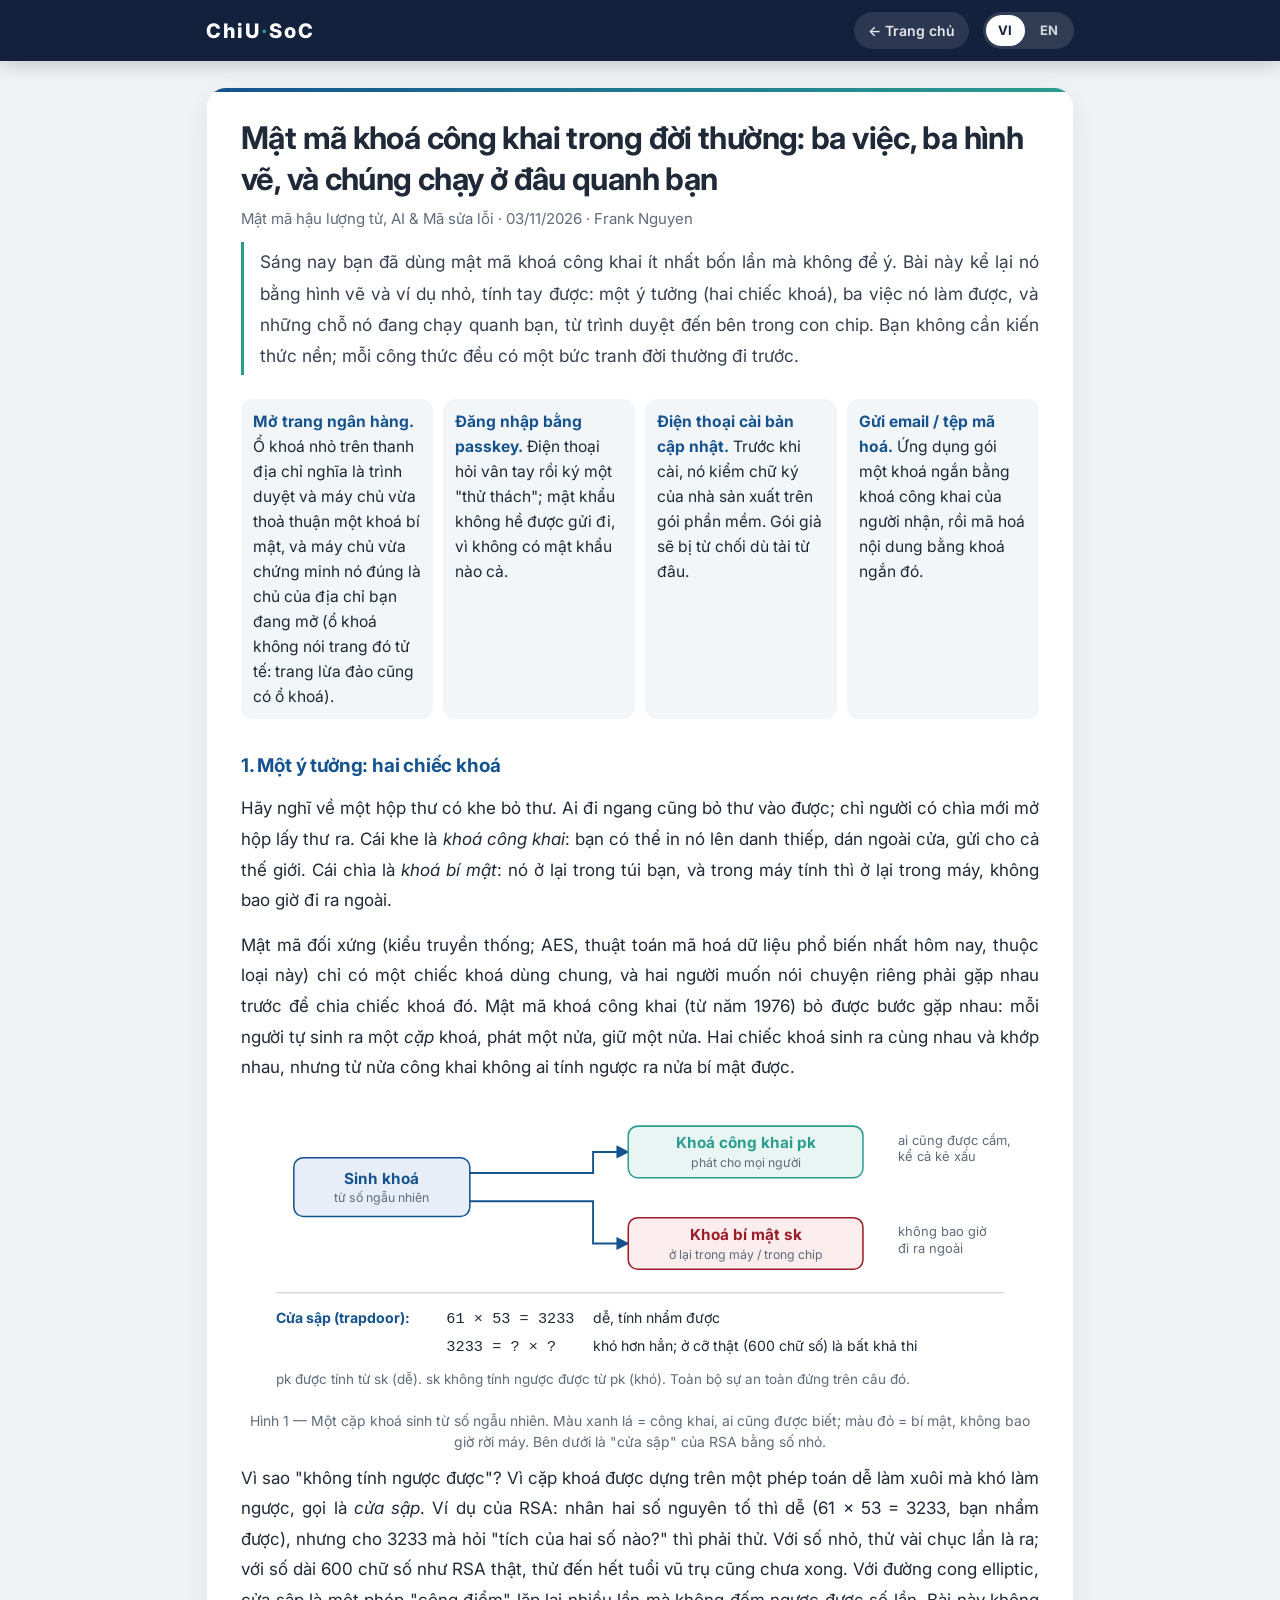
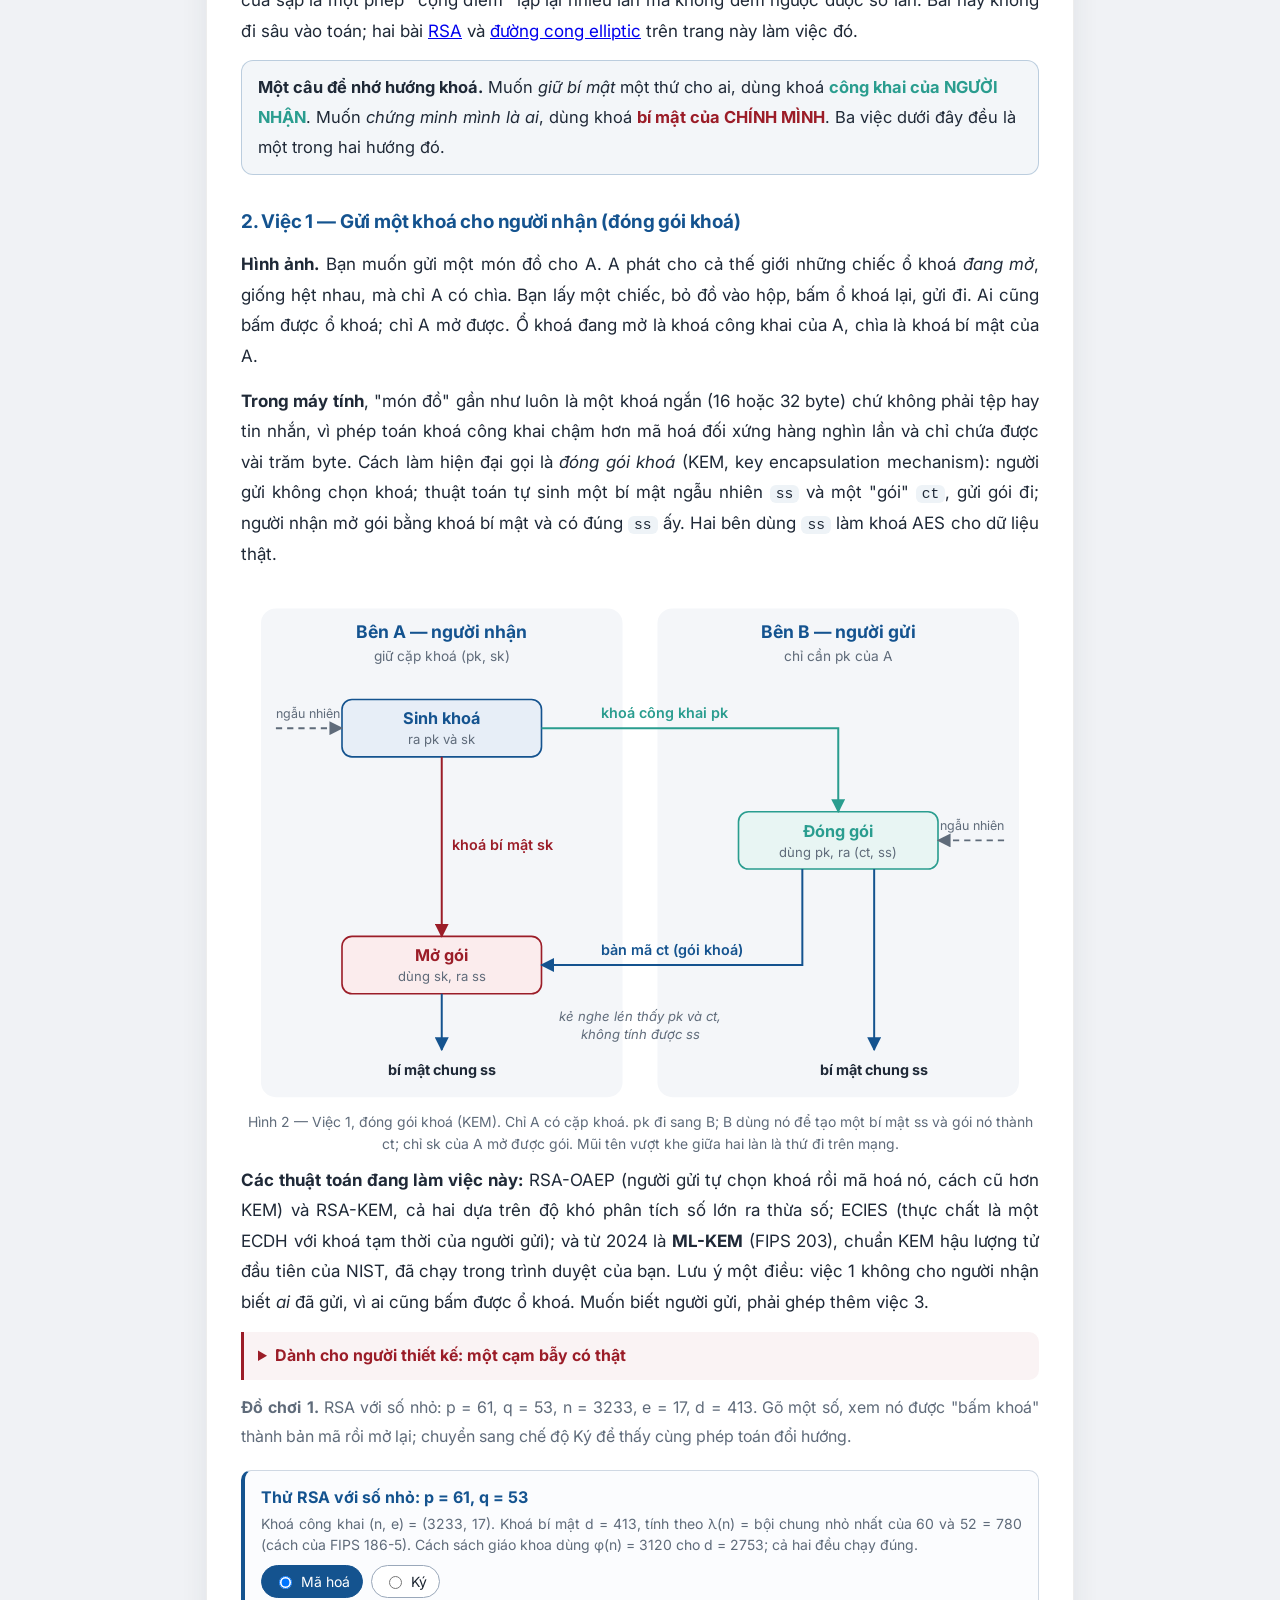
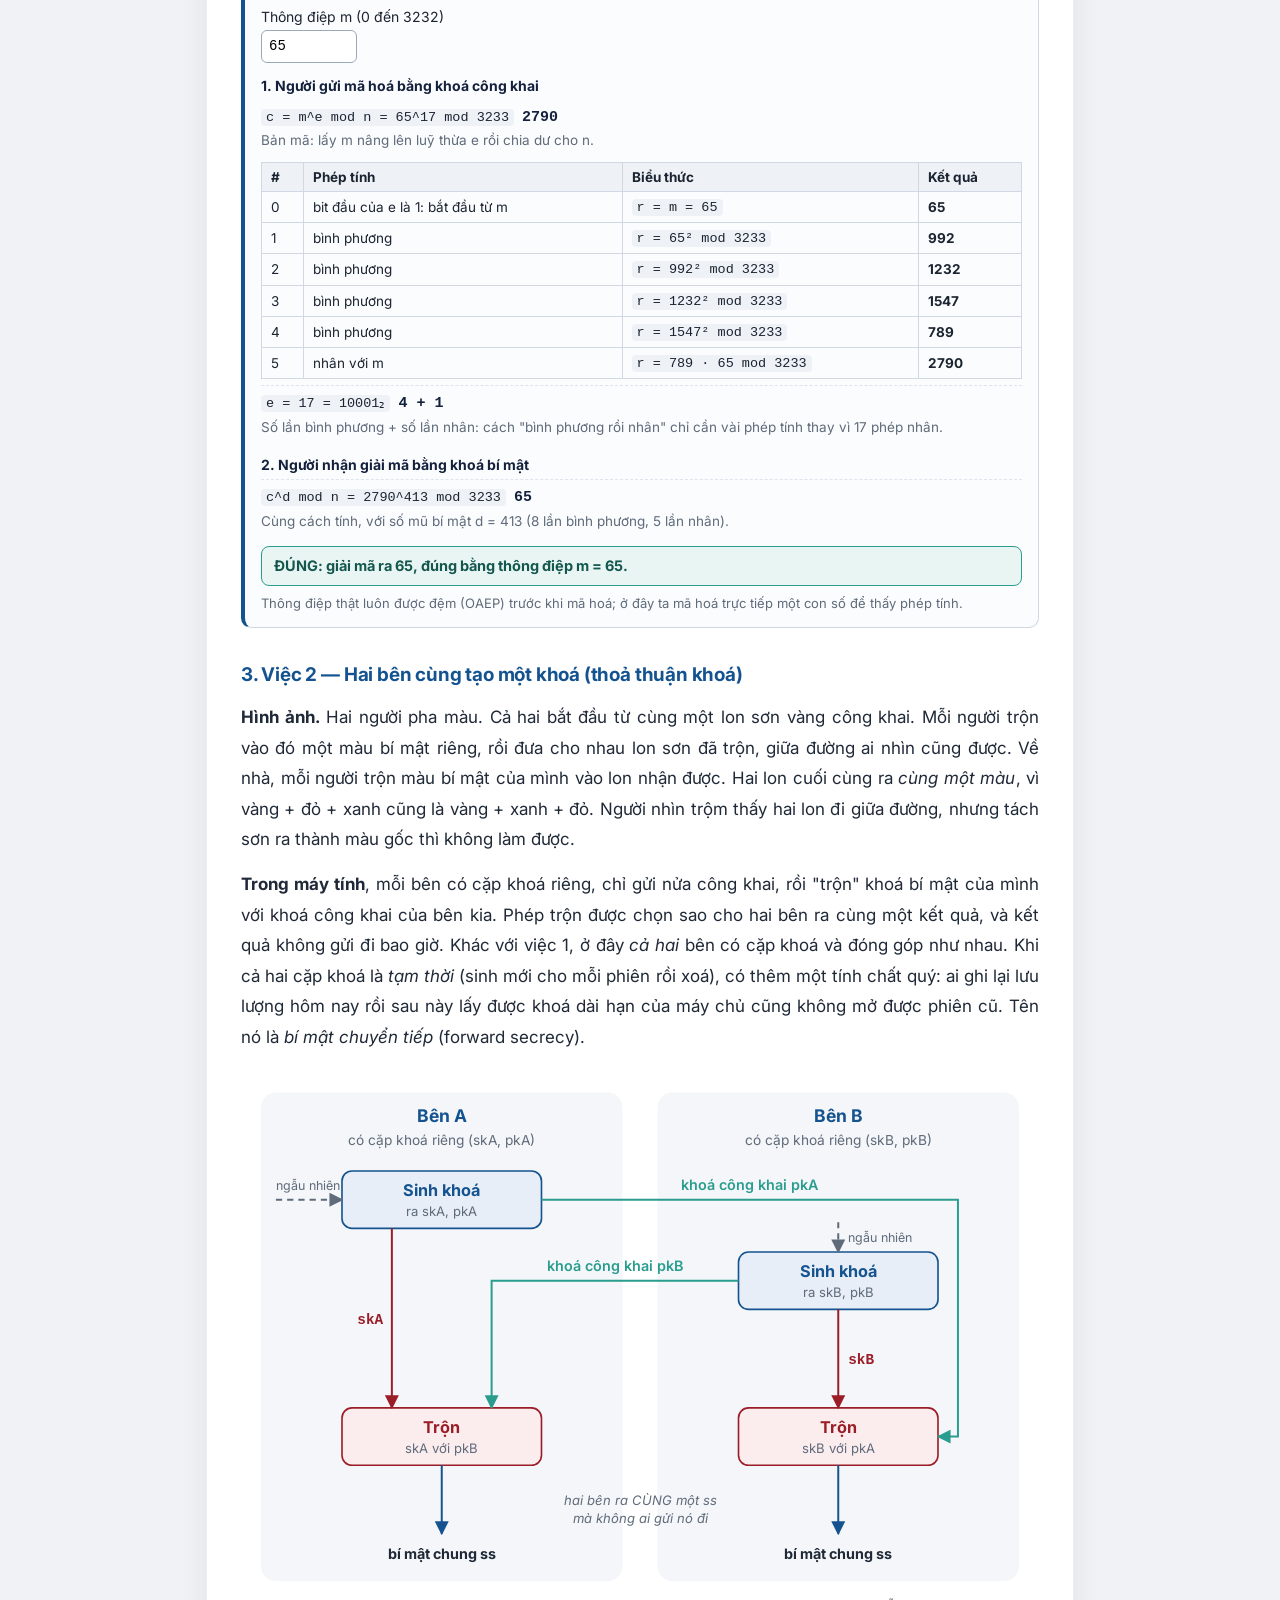
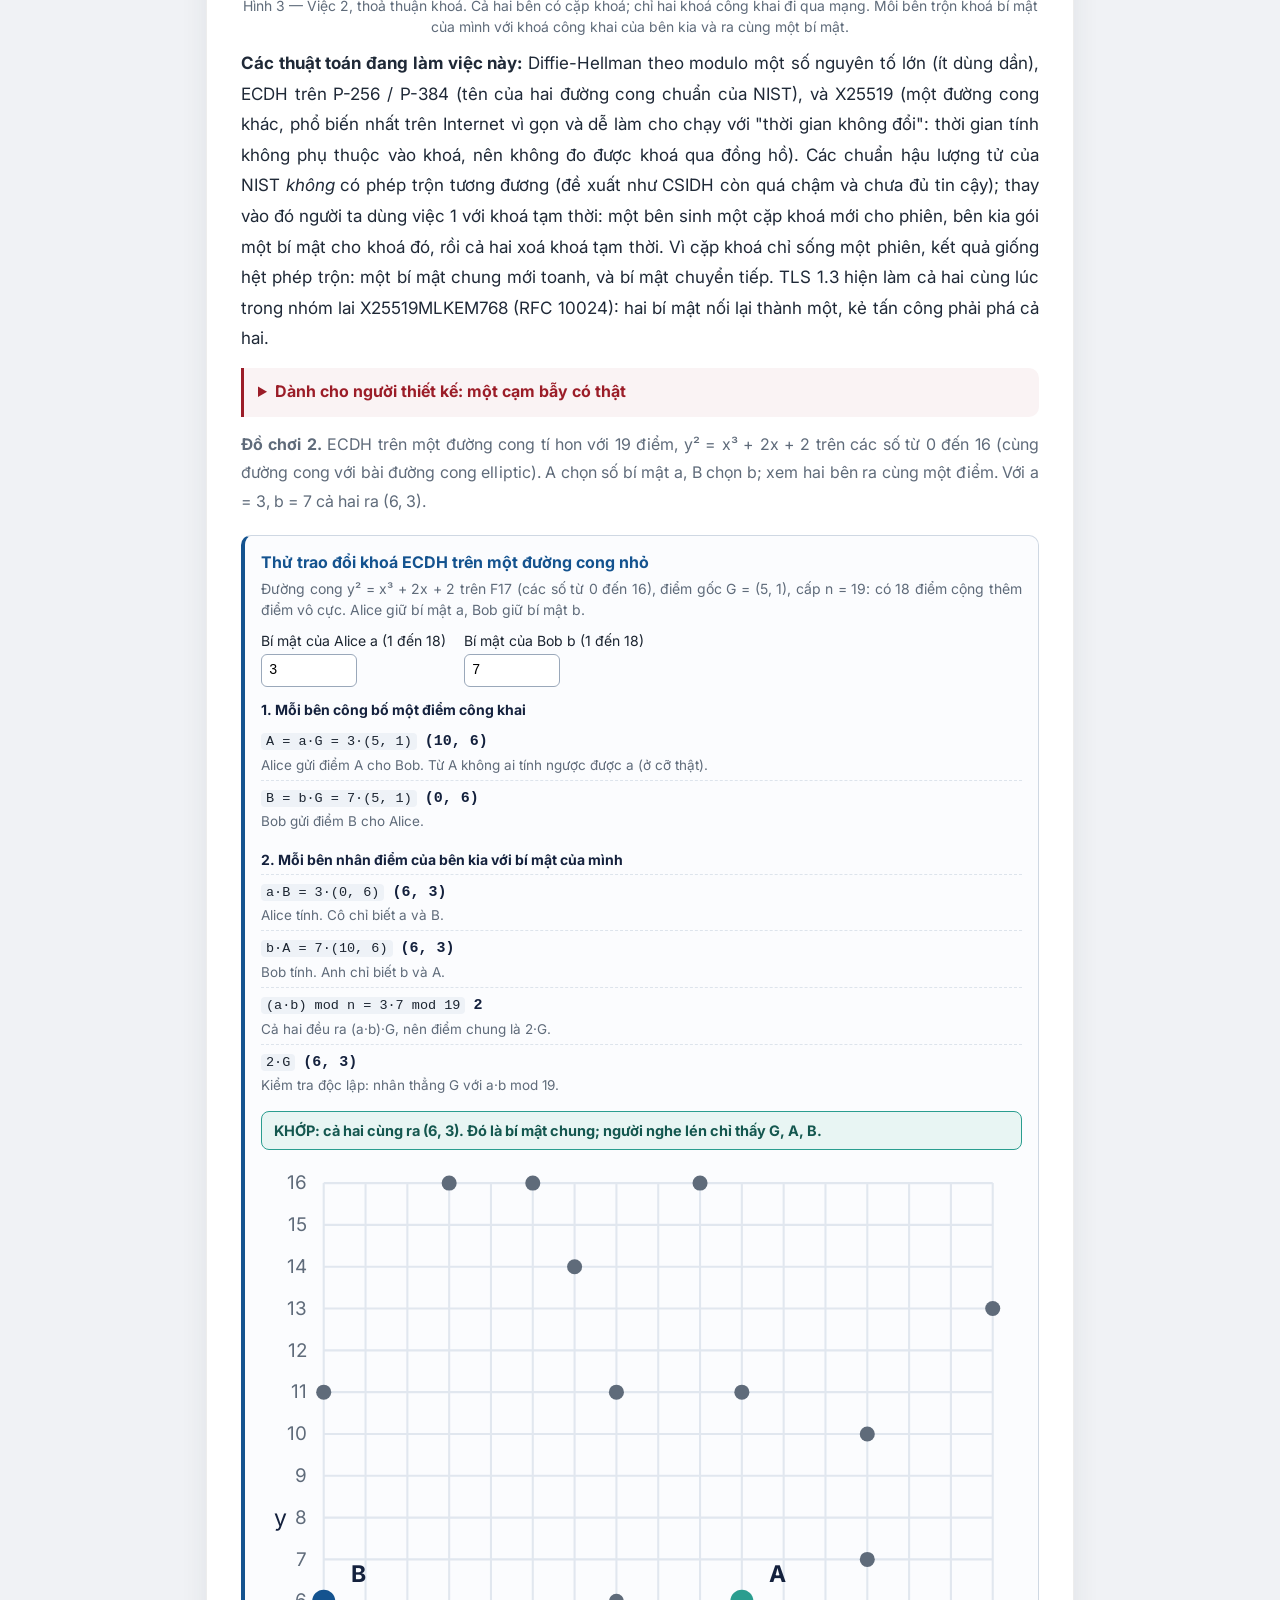
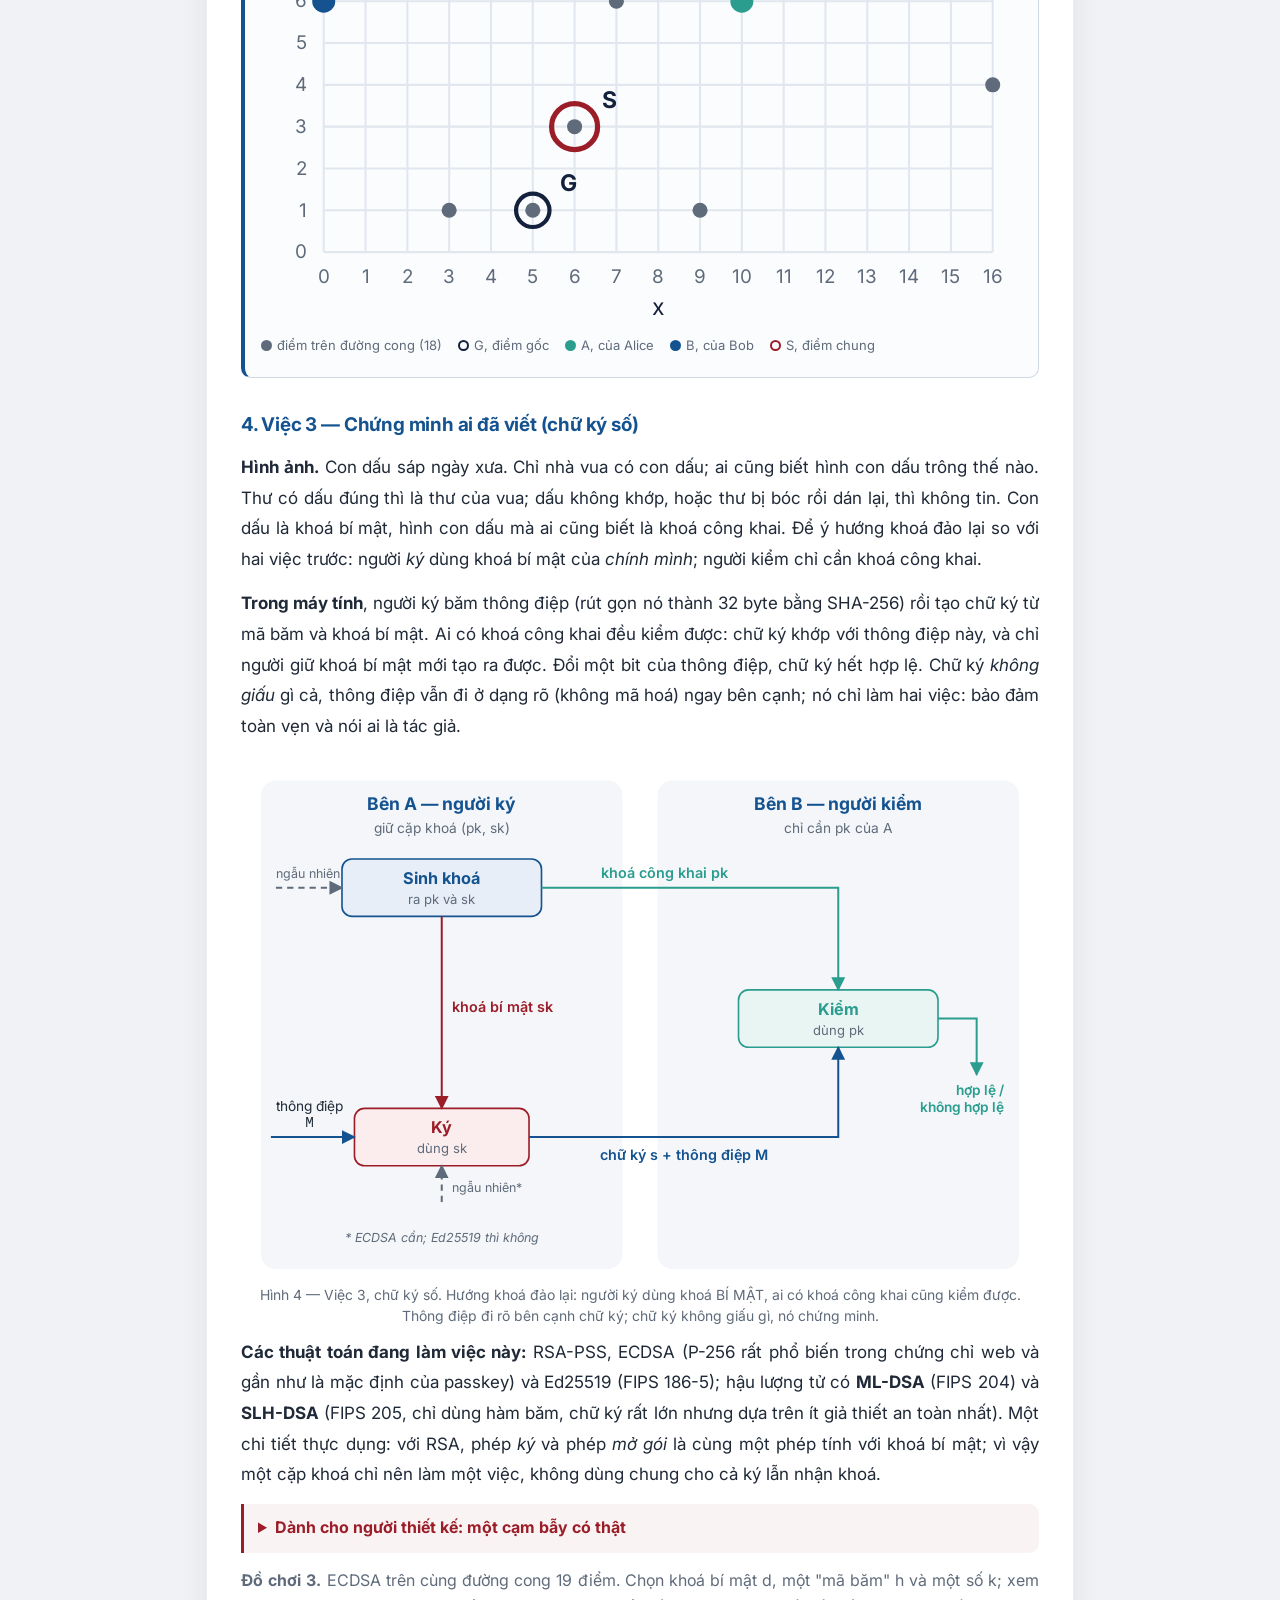
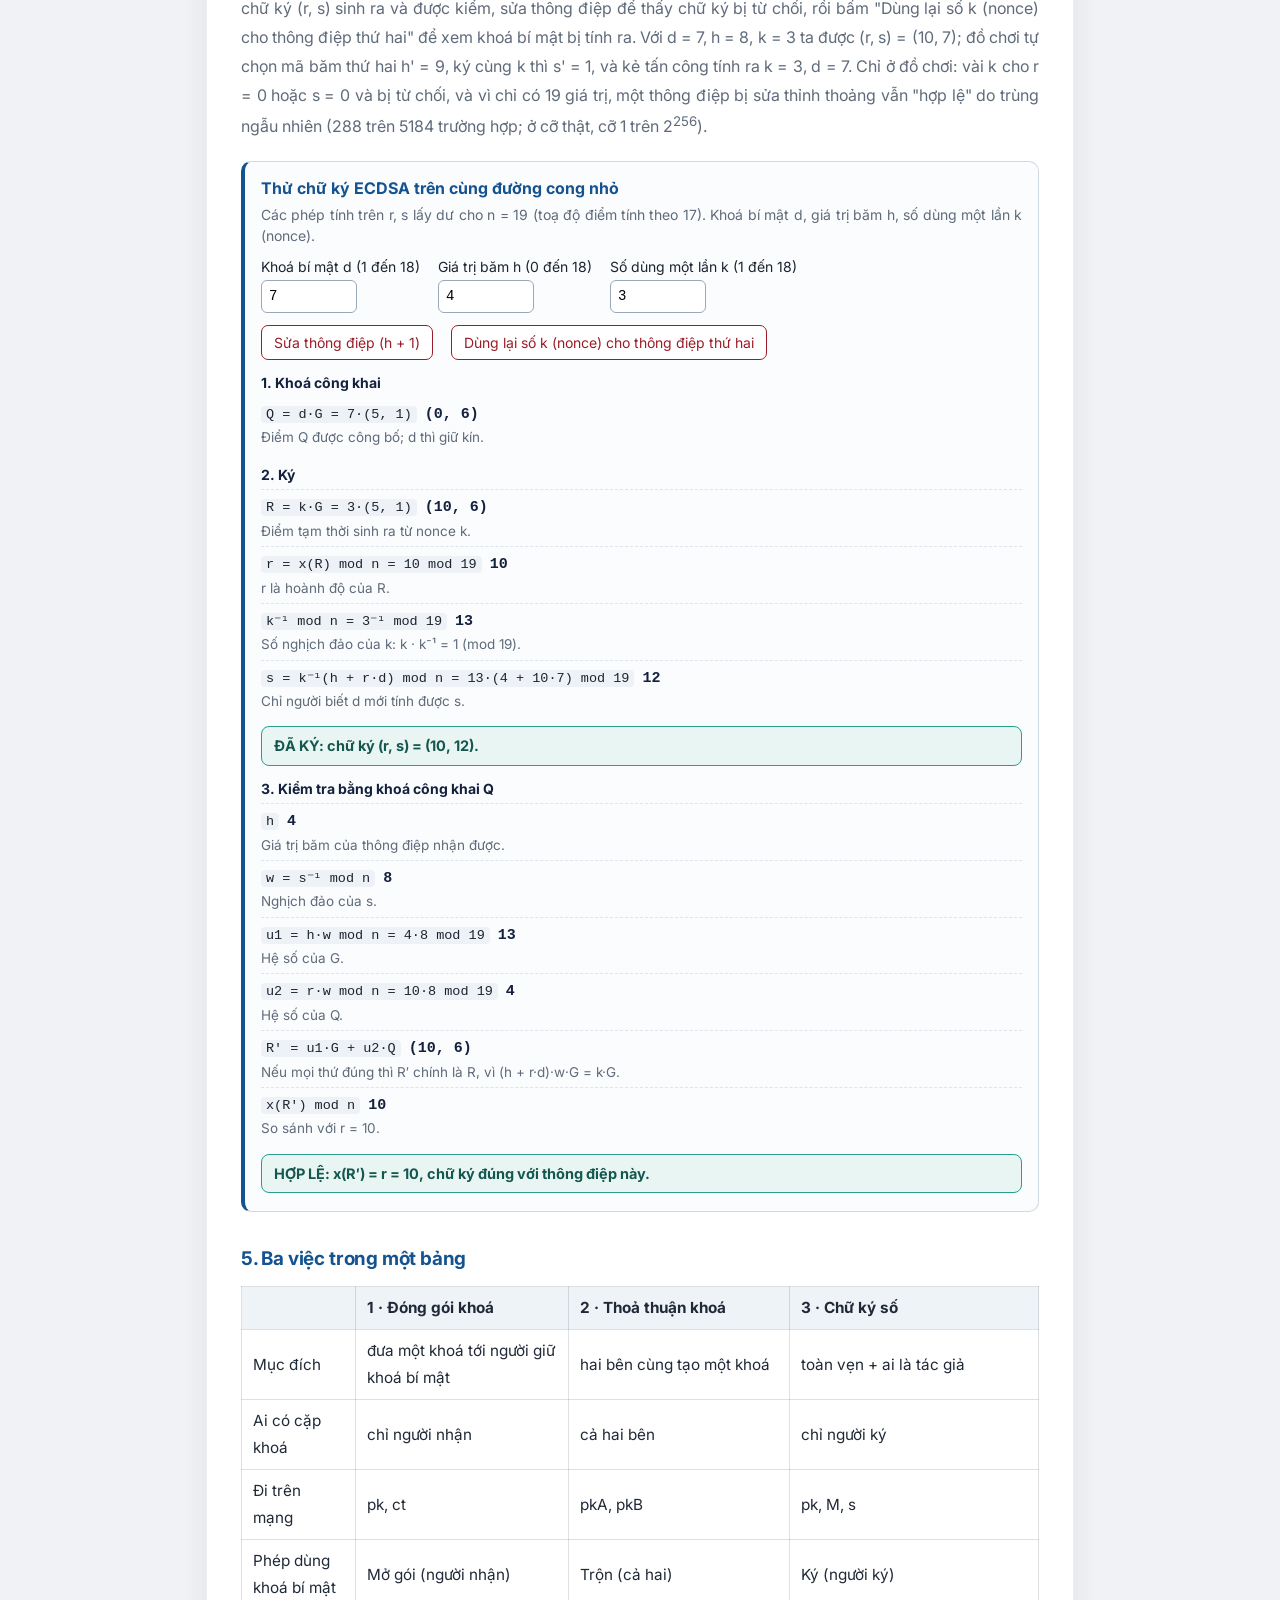
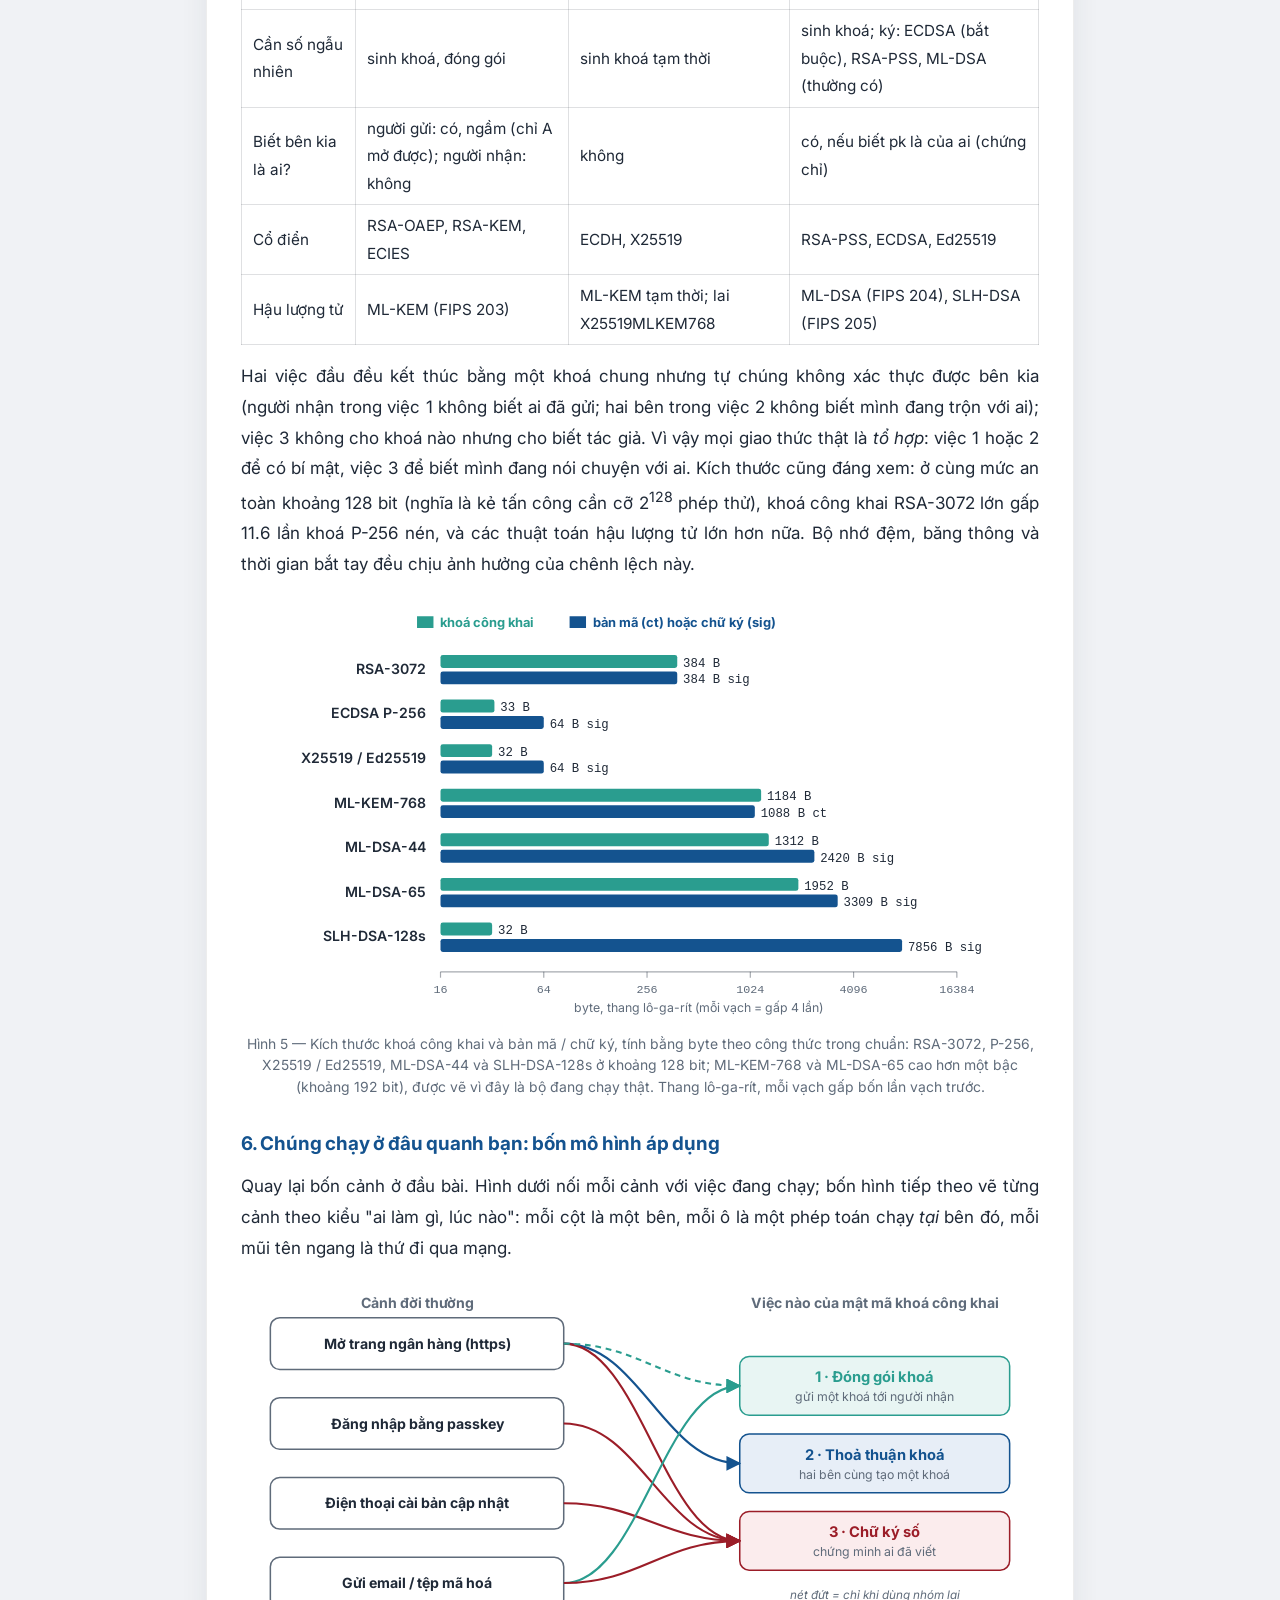
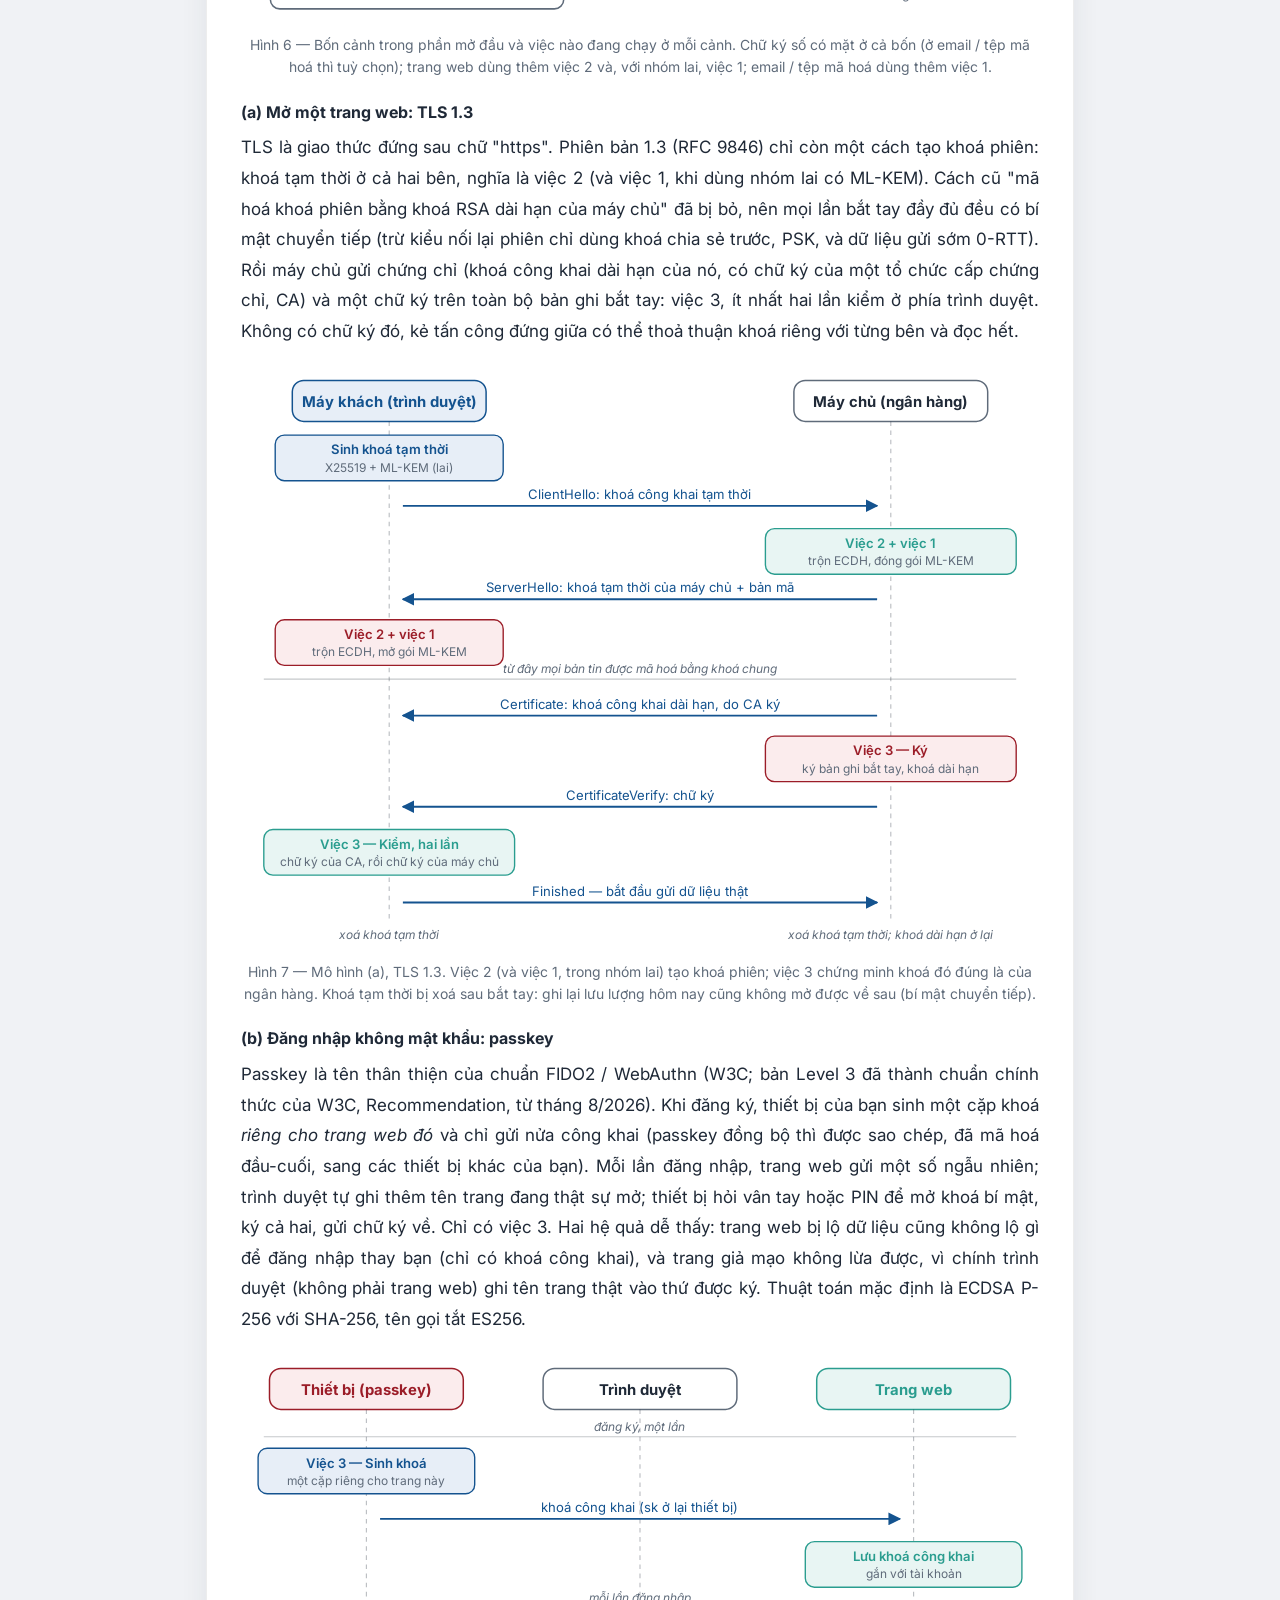
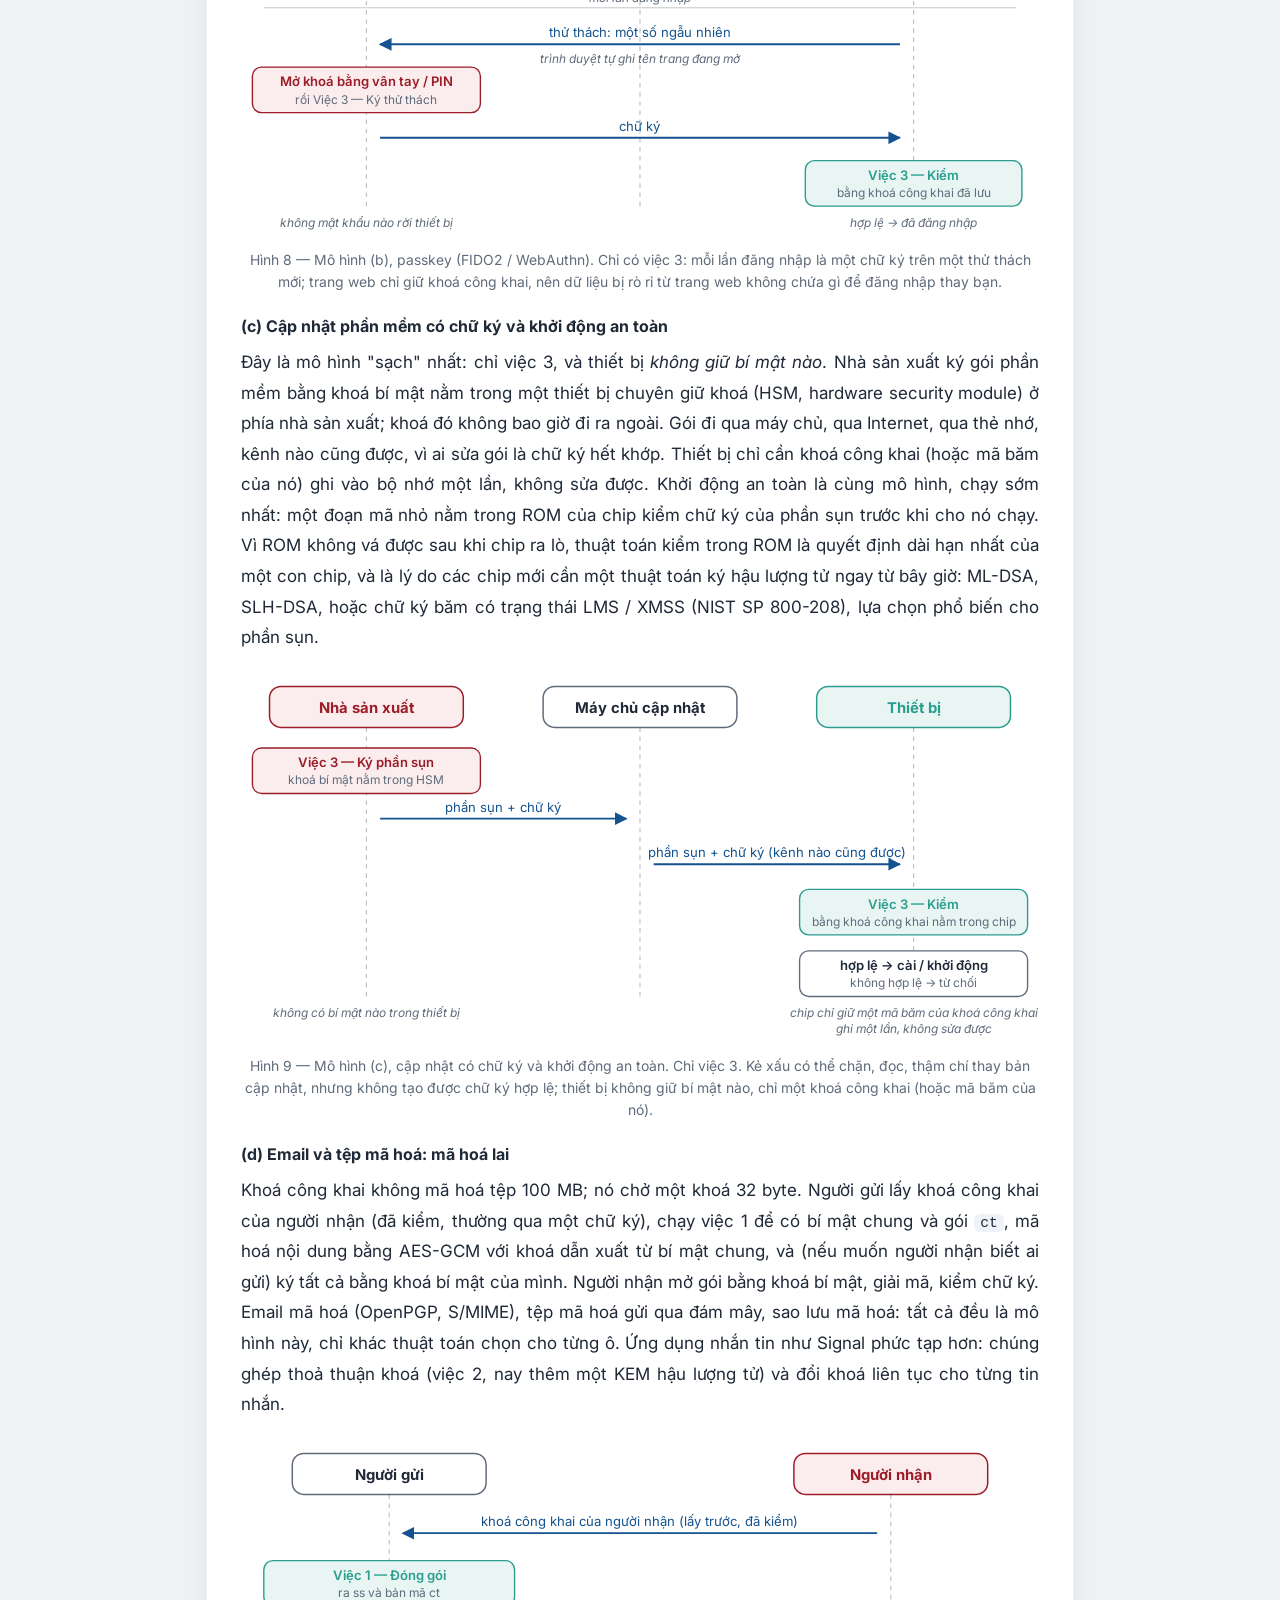
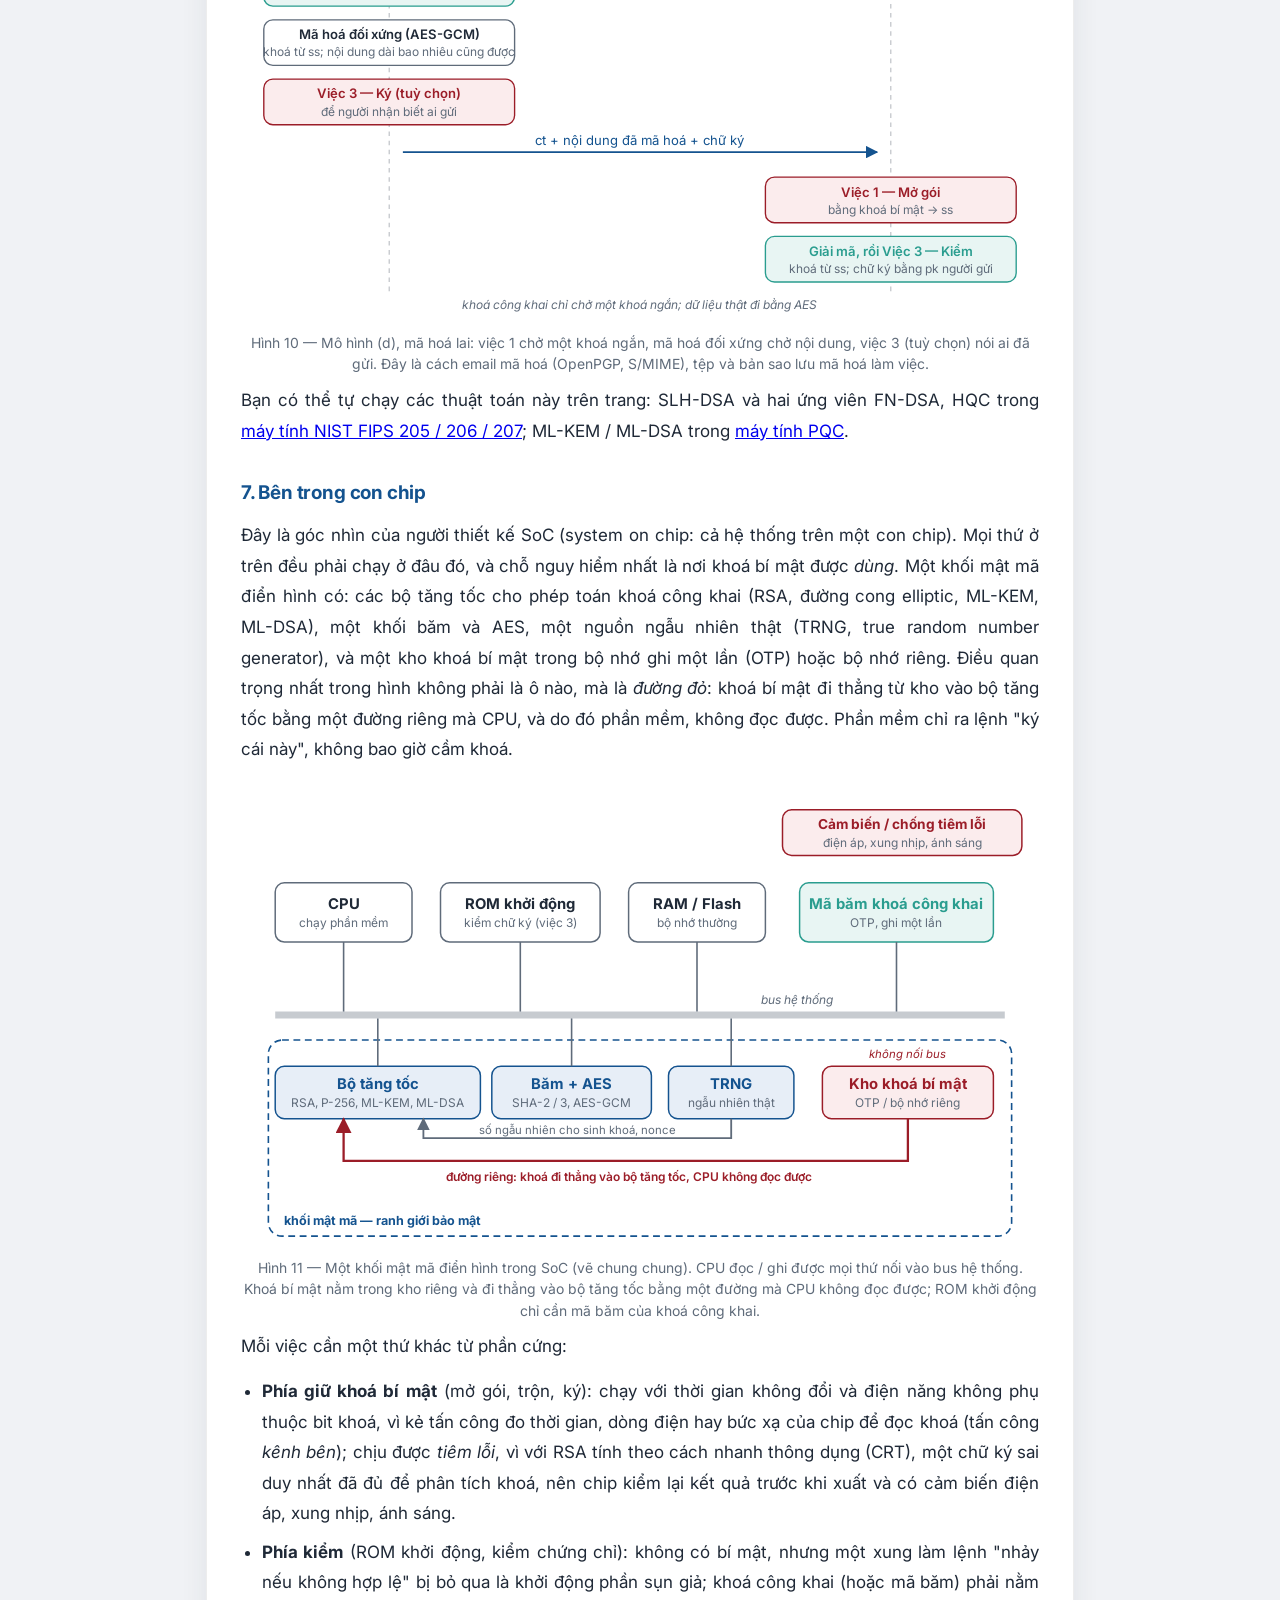
<file: posts/mat-ma-khoa-cong-khai-ba-viec.html>
<!DOCTYPE html>
<html lang="vi" data-lang="vi"
      data-title-vi="Mật mã khoá công khai trong đời thường: ba việc, ba hình vẽ, và chúng chạy ở đâu quanh bạn — ChiU·SoC"
      data-title-en="Public-key cryptography in everyday life: three jobs, three pictures, and where they run around you — ChiU·SoC">
<head>
<meta charset="utf-8"/>
<meta name="viewport" content="width=device-width, initial-scale=1.0"/>
<title>Mật mã khoá công khai trong đời thường: ba việc, ba hình vẽ, và chúng chạy ở đâu quanh bạn — ChiU·SoC</title>
<meta name="description" content="Mật mã khoá công khai kể cho người không chuyên: một cặp khoá, ba việc (đóng gói khoá, thoả thuận khoá, chữ ký số), hình vẽ hai làn cho mỗi việc, và chúng chạy ở đâu quanh bạn: trang web, passkey, cập nhật phần mềm, tin nhắn mã hoá, bên trong con chip, và máy tính lượng tử thay đổi gì."/>
<link rel="preconnect" href="https://fonts.googleapis.com"/>
<link rel="preconnect" href="https://fonts.gstatic.com" crossorigin/>
<link href="https://fonts.googleapis.com/css2?family=Inter:ital,wght@0,400;0,600;0,700;0,800;1,400&amp;display=swap" rel="stylesheet"/>
<style>
:root{
  --accent:  #14538f;
  --accent2: #2a9d8f;
  --text:    #1f2937;
  --muted:   #5f6b7a;
  --radius:  20px;
  --max-w:   min(880px, calc(100vw - 44px));
}
*{ box-sizing:border-box; }
html{ scroll-behavior:smooth; scroll-padding-top:80px; }
body{
  margin:0; background:#f0f2f5;
  font-family:"Inter",Arial,sans-serif;
  font-size:17px; line-height:1.8; color:var(--text);
  -webkit-font-smoothing:antialiased;
}

/* bilingual */
html[data-lang="vi"] [lang="en"]{ display:none; }
html[data-lang="en"] [lang="vi"]{ display:none; }

header{
  position:sticky; top:0; z-index:100;
  background:#14213d; color:#fff;
  box-shadow:0 4px 18px rgba(0,0,0,.18);
}
.header-inner{
  max-width:var(--max-w); margin:0 auto; padding:12px 6px;
  display:flex; align-items:center; gap:14px; flex-wrap:wrap;
}
.site-title{ font-size:20px; font-weight:800; letter-spacing:2px; }
.site-title a{ color:#fff; text-decoration:none; }
.site-title .dot{ color:var(--accent2); }
.back-home{
  margin-left:auto; color:rgba(255,255,255,.88); text-decoration:none;
  font-size:14px; font-weight:600; padding:6px 14px; border-radius:999px;
  background:rgba(255,255,255,.10);
}
.back-home:hover{ background:rgba(255,255,255,.2); }
.lang-switch{ display:flex; gap:3px; background:rgba(255,255,255,.12); padding:3px; border-radius:999px; }
.lang-btn{
  border:0; background:transparent; color:rgba(255,255,255,.8);
  font:inherit; font-size:13px; font-weight:700; letter-spacing:.04em;
  padding:4px 12px; border-radius:999px; cursor:pointer;
}
.lang-btn:hover{ color:#fff; }
.lang-btn[aria-pressed="true"]{ background:#fff; color:#14213d; }

main{ max-width:var(--max-w); margin:0 auto; padding:0 6px 40px; }
article{
  background:#fff; border-radius:var(--radius); padding:30px 34px;
  margin:26px auto; box-shadow:0 10px 28px rgba(36,49,66,.08);
  border:1px solid rgba(230,230,230,.7);
  position:relative; overflow:hidden;
}
article::before{
  content:""; position:absolute; inset:0 0 auto 0; height:4px;
  background:linear-gradient(90deg,var(--accent),var(--accent2));
}
h1{ font-size:clamp(1.4rem,3vw,1.95rem); letter-spacing:-.02em; margin:0 0 6px; line-height:1.3; }
.meta{ color:var(--muted); font-size:.88em; margin-bottom:10px; }
.lede{ font-size:1.02em; color:#374151; border-left:3px solid var(--accent2);
  padding:4px 0 4px 16px; margin:0 0 24px; }
h2{ font-size:1.18rem; color:var(--accent); margin:30px 0 10px; letter-spacing:-.01em; }
h3{ font-size:1rem; margin:20px 0 6px; color:var(--text); }
p{ margin:0 0 14px; }
ul,ol{ margin:0 0 14px; padding-left:1.3rem; }
li{ margin-bottom:8px; }
code{
  font-family:ui-monospace,SFMono-Regular,Menlo,Consolas,monospace;
  font-size:.86em; background:rgba(20,83,143,.07);
  padding:1px 6px; border-radius:6px; overflow-wrap:anywhere;
}
pre{
  background:#0f1b2d; color:#dbe7f5; border-radius:12px;
  padding:14px 16px; overflow-x:auto; font-size:.84em; line-height:1.65;
  margin:0 0 16px;
}
pre code{ background:none; padding:0; color:inherit; font-size:1em; }
.tbl-wrap{ overflow-x:auto; margin:0 0 16px; }
table{ border-collapse:collapse; width:100%; font-size:.9em; min-width:380px; }
th,td{ border:1px solid rgba(31,41,55,.14); padding:7px 11px; text-align:left; }
th{ background:rgba(20,83,143,.07); font-weight:700; }
td.num{ text-align:right; font-variant-numeric:tabular-nums; }
blockquote{
  border-left:3px solid var(--accent);
  margin:18px 0; padding:10px 16px;
  background:linear-gradient(135deg, rgba(20,83,143,.055), rgba(42,157,143,.035));
  border-radius:0 10px 10px 0;
  font-style:italic; color:#2d3748; font-size:.95em;
}
blockquote em{ font-style:normal; font-weight:600; }
.callout{
  background:rgba(234,179,8,.1); border:1px solid rgba(234,179,8,.3);
  padding:13px 16px; border-radius:12px; margin:18px 0; font-size:.94em; line-height:1.7;
}
.refs{ font-size:.88em; color:var(--muted); }
.refs li{ margin-bottom:5px; }
.footer-nav{
  margin-top:30px; padding-top:16px;
  border-top:1px dashed rgba(31,41,55,.18);
  display:flex; justify-content:space-between; flex-wrap:wrap; gap:10px;
}
.footer-nav a{
  color:var(--accent); font-weight:700; font-size:.9em; text-decoration:none;
  padding:6px 14px; background:rgba(20,83,143,.07); border-radius:999px;
}
.footer-nav a:hover{ background:rgba(20,83,143,.14); }
footer{
  background:#14213d; color:rgba(255,255,255,.75);
  text-align:center; padding:20px 16px; font-size:.9em;
}
.diagram{ margin:22px 0 10px; }
.diagram figcaption{ font-size:.82em; color:var(--muted); margin-top:9px; text-align:center; line-height:1.55; }
.fig-scroll{ overflow-x:auto; }
.fig-scroll svg{ min-width:620px; width:100%; height:auto; display:block; }
.toy{ margin:18px 0; }
.rule{
  border:1px solid rgba(20,83,143,.25); background:rgba(20,83,143,.05);
  padding:12px 16px; border-radius:12px; margin:14px 0 18px; font-size:.97em;
}
.rule .pub{ color:#2a9d8f; font-weight:700; }
.rule .sec{ color:#9b1d28; font-weight:700; }
.takeaways{
  background:linear-gradient(135deg, rgba(20,83,143,.07), rgba(42,157,143,.06));
  border:1px solid rgba(20,83,143,.18); border-radius:14px; padding:16px 20px; margin:20px 0;
}
.takeaways ol{ margin:0; }
.scene{ display:grid; grid-template-columns:repeat(auto-fit,minmax(190px,1fr)); gap:10px; margin:0 0 18px; }
.scene div{ background:rgba(20,83,143,.05); border-radius:12px; padding:10px 12px; font-size:.92em; line-height:1.6; }
.scene strong{ color:var(--accent); }
.pit{ border-left:3px solid #9b1d28; background:rgba(155,29,40,.05); padding:10px 14px; border-radius:0 10px 10px 0; margin:14px 0; font-size:.94em; }
.pit summary{ cursor:pointer; font-weight:700; color:#9b1d28; }
.pit p{ margin:8px 0 0; }
.lead-in{ color:var(--muted); font-size:.94em; margin-bottom:6px; }
/* ==== house-format v1 — bilingual-personal-site skill, scripts/house-format.css. Prose is justified on every page.
     Do not edit this block in a page: edit the skill's copy, re-run apply_format.py; check_site.py fails a page whose
     block differs. ==== */
main p, main li, main blockquote, main dd, main .art-desc, main .art-quote{ text-align:justify; text-justify:inter-word; hyphens:auto; }
main .refs li, main .art-links li, main .songlist li, main .toc-wrap li, main .listen p, main .pair li, main .result li, main table p, main table li{ text-align:left; hyphens:manual; }
main .poem-credit, main .video-cap, main figcaption p, main figcaption li{ text-align:center; hyphens:manual; }
main code, main pre, main kbd, main samp, main a{ hyphens:manual; }
/* ==== /house-format ==== */
</style>
</head>
<body>

<header>
  <div class="header-inner">
    <div class="site-title"><a href="../index.html">ChiU<span class="dot">·</span>SoC</a></div>
    <a class="back-home" href="../index.html"><span lang="vi">← Trang chủ</span><span lang="en">← Home</span></a>
    <div class="lang-switch" role="group" aria-label="Language / Ngôn ngữ">
      <button type="button" class="lang-btn" data-lang="vi" aria-pressed="true">VI</button>
      <button type="button" class="lang-btn" data-lang="en" aria-pressed="false">EN</button>
    </div>
  </div>
</header>

<main>
<article>
<h1><span lang="vi">Mật mã khoá công khai trong đời thường: ba việc, ba hình vẽ, và chúng chạy ở đâu quanh bạn</span><span lang="en">Public-key cryptography in everyday life: three jobs, three pictures, and where they run around you</span></h1>
<div class="meta"><span lang="vi">Mật mã hậu lượng tử, AI &amp; Mã sửa lỗi · 03/11/2026 · Frank Nguyen</span><span lang="en">PQC, AI &amp; ECC · 3 Nov 2026 · Frank Nguyen</span></div>

<p class="lede" lang="vi">Sáng nay bạn đã dùng mật mã khoá công khai ít nhất bốn lần mà không để ý. Bài này kể lại nó bằng
hình vẽ và ví dụ nhỏ, tính tay được: một ý tưởng (hai chiếc khoá), ba việc nó làm được, và những chỗ nó đang chạy quanh bạn,
từ trình duyệt đến bên trong con chip. Bạn không cần kiến thức nền; mỗi công thức đều có một bức tranh đời thường đi trước.</p>
<p class="lede" lang="en">This morning you used public-key cryptography at least four times without noticing. This article
retells it with pictures and hand-sized examples: one idea (two keys), the three jobs it can do, and the places it is
running around you, from the browser to the inside of a chip. Nothing is assumed; every formula is preceded by an
everyday picture.</p>

<div class="scene">
  <div><span lang="vi"><strong>Mở trang ngân hàng.</strong> Ổ khoá nhỏ trên thanh địa chỉ nghĩa là trình duyệt và máy chủ vừa
  thoả thuận một khoá bí mật, và máy chủ vừa chứng minh nó đúng là chủ của địa chỉ bạn đang mở (ổ khoá không nói trang đó tử tế: trang lừa đảo cũng có ổ khoá).</span><span lang="en"><strong>Opening a
  bank website.</strong> The little padlock in the address bar means the browser and the server just agreed on a secret
  key, and the server just proved it really owns the address you opened (the padlock does not say the site is honest: scam sites have padlocks too).</span></div>
  <div><span lang="vi"><strong>Đăng nhập bằng passkey.</strong> Điện thoại hỏi vân tay rồi ký một "thử thách"; mật khẩu
  không hề được gửi đi, vì không có mật khẩu nào cả.</span><span lang="en"><strong>Logging in with a passkey.</strong> The
  phone asks for a fingerprint and signs a "challenge"; no password is sent, because there is no password.</span></div>
  <div><span lang="vi"><strong>Điện thoại cài bản cập nhật.</strong> Trước khi cài, nó kiểm chữ ký của nhà sản xuất trên
  gói phần mềm. Gói giả sẽ bị từ chối dù tải từ đâu.</span><span lang="en"><strong>A phone installing an update.</strong>
  Before installing, it checks the manufacturer's signature on the package. A fake package is refused wherever it came
  from.</span></div>
  <div><span lang="vi"><strong>Gửi email / tệp mã hoá.</strong> Ứng dụng gói một khoá ngắn bằng khoá công khai của
  người nhận, rồi mã hoá nội dung bằng khoá ngắn đó.</span><span lang="en"><strong>Sending an encrypted email or file.</strong>
  The app seals a short key with the receiver's public key, then encrypts the content under that short key.</span></div>
</div>


<h2 id="y-tuong"><span lang="vi">1. Một ý tưởng: hai chiếc khoá</span><span lang="en">1. One idea: two keys</span></h2>
<p lang="vi">Hãy nghĩ về một hộp thư có khe bỏ thư. Ai đi ngang cũng bỏ thư vào được; chỉ người có chìa mới mở hộp lấy thư
ra. Cái khe là <em>khoá công khai</em>: bạn có thể in nó lên danh thiếp, dán ngoài cửa, gửi cho cả thế giới. Cái chìa là
<em>khoá bí mật</em>: nó ở lại trong túi bạn, và trong máy tính thì ở lại trong máy, không bao giờ đi ra ngoài.</p>
<p lang="en">Think of a mailbox with a slot. Anyone walking past can drop a letter in; only the person with the key can open
the box and take the letters out. The slot is the <em>public key</em>: you can print it on a business card, pin it on
your door, send it to the whole world. The key is the <em>secret key</em>: it stays in your pocket, and in a computer it
stays in the machine and never travels.</p>
<p lang="vi">Mật mã đối xứng (kiểu truyền thống; AES, thuật toán mã hoá dữ liệu phổ biến nhất hôm nay, thuộc loại này) chỉ có một
chiếc khoá dùng chung, và hai người muốn nói chuyện riêng phải gặp nhau trước để chia chiếc khoá đó. Mật mã khoá công khai (từ năm 1976) bỏ được bước gặp nhau: mỗi người tự sinh ra một <em>cặp</em> khoá, phát một
nửa, giữ một nửa. Hai chiếc khoá sinh ra cùng nhau và khớp nhau, nhưng từ nửa công khai không ai tính ngược ra nửa bí
mật được.</p>
<p lang="en">Symmetric (traditional) cryptography, of which AES, today's most common data cipher, is one, has one shared key, and two people who want to talk privately must first meet to share it.
Public-key cryptography (since 1976) removes the meeting: each person makes a <em>pair</em> of keys, hands out one
half, keeps the other. The two keys are born together and fit each other, yet nobody can work backwards from the public
half to the secret half.</p>
<figure class="diagram" id="fig-keys">
<div class="fig-scroll">
<svg viewBox="0 0 680 252" role="img" aria-label="Một cặp khoá: khoá công khai phát cho mọi người, khoá bí mật ở lại trong máy" xmlns="http://www.w3.org/2000/svg">
<defs><marker id="keys-arr-a" viewBox="0 0 10 10" refX="9" refY="5" markerWidth="7" markerHeight="7" orient="auto-start-reverse"><path d="M0 0L10 5L0 10z" fill="#14538f"/></marker><marker id="keys-arr-p" viewBox="0 0 10 10" refX="9" refY="5" markerWidth="7" markerHeight="7" orient="auto-start-reverse"><path d="M0 0L10 5L0 10z" fill="#2a9d8f"/></marker><marker id="keys-arr-s" viewBox="0 0 10 10" refX="9" refY="5" markerWidth="7" markerHeight="7" orient="auto-start-reverse"><path d="M0 0L10 5L0 10z" fill="#9b1d28"/></marker><marker id="keys-arr-m" viewBox="0 0 10 10" refX="9" refY="5" markerWidth="7" markerHeight="7" orient="auto-start-reverse"><path d="M0 0L10 5L0 10z" fill="#5f6b7a"/></marker></defs>
<rect x="45" y="45" width="150" height="50" rx="8" fill="#e7eef7" stroke="#14538f" stroke-width="1.3"/>
<text lang="vi" x="120" y="67" font-size="13" font-family="Inter,Arial,sans-serif" fill="#14538f" text-anchor="middle" font-weight="700">Sinh khoá</text><text lang="en" x="120" y="67" font-size="13" font-family="Inter,Arial,sans-serif" fill="#14538f" text-anchor="middle" font-weight="700">Key generation</text>
<text lang="vi" x="120" y="83" font-size="10.5" font-family="Inter,Arial,sans-serif" fill="#5f6b7a" text-anchor="middle">từ số ngẫu nhiên</text><text lang="en" x="120" y="83" font-size="10.5" font-family="Inter,Arial,sans-serif" fill="#5f6b7a" text-anchor="middle">from random numbers</text>
<polyline points="195,58 300,58 300,40 330,40" fill="none" stroke="#14538f" stroke-width="1.6" marker-end="url(#keys-arr-a)"/>
<polyline points="195,82 300,82 300,118 330,118" fill="none" stroke="#14538f" stroke-width="1.6" marker-end="url(#keys-arr-a)"/>
<rect x="330" y="18" width="200" height="44" rx="8" fill="#e8f5f3" stroke="#2a9d8f" stroke-width="1.3"/>
<text lang="vi" x="430" y="37" font-size="13" font-family="Inter,Arial,sans-serif" fill="#2a9d8f" text-anchor="middle" font-weight="700">Khoá công khai pk</text><text lang="en" x="430" y="37" font-size="13" font-family="Inter,Arial,sans-serif" fill="#2a9d8f" text-anchor="middle" font-weight="700">Public key pk</text>
<text lang="vi" x="430" y="53" font-size="10.5" font-family="Inter,Arial,sans-serif" fill="#5f6b7a" text-anchor="middle">phát cho mọi người</text><text lang="en" x="430" y="53" font-size="10.5" font-family="Inter,Arial,sans-serif" fill="#5f6b7a" text-anchor="middle">handed to everyone</text>
<rect x="330" y="96" width="200" height="44" rx="8" fill="#fbeced" stroke="#9b1d28" stroke-width="1.3"/>
<text lang="vi" x="430" y="115" font-size="13" font-family="Inter,Arial,sans-serif" fill="#9b1d28" text-anchor="middle" font-weight="700">Khoá bí mật sk</text><text lang="en" x="430" y="115" font-size="13" font-family="Inter,Arial,sans-serif" fill="#9b1d28" text-anchor="middle" font-weight="700">Secret key sk</text>
<text lang="vi" x="430" y="131" font-size="10.5" font-family="Inter,Arial,sans-serif" fill="#5f6b7a" text-anchor="middle">ở lại trong máy / trong chip</text><text lang="en" x="430" y="131" font-size="10.5" font-family="Inter,Arial,sans-serif" fill="#5f6b7a" text-anchor="middle">stays in the device / chip</text>
<text lang="vi" x="560" y="34" font-size="11" font-family="Inter,Arial,sans-serif" fill="#5f6b7a">ai cũng được cầm,</text><text lang="en" x="560" y="34" font-size="11" font-family="Inter,Arial,sans-serif" fill="#5f6b7a">anyone may hold it,</text>
<text lang="vi" x="560" y="48" font-size="11" font-family="Inter,Arial,sans-serif" fill="#5f6b7a">kể cả kẻ xấu</text><text lang="en" x="560" y="48" font-size="11" font-family="Inter,Arial,sans-serif" fill="#5f6b7a">the attacker included</text>
<text lang="vi" x="560" y="112" font-size="11" font-family="Inter,Arial,sans-serif" fill="#5f6b7a">không bao giờ</text><text lang="en" x="560" y="112" font-size="11" font-family="Inter,Arial,sans-serif" fill="#5f6b7a">never travels</text>
<text lang="vi" x="560" y="126" font-size="11" font-family="Inter,Arial,sans-serif" fill="#5f6b7a">đi ra ngoài</text><text lang="en" x="560" y="126" font-size="11" font-family="Inter,Arial,sans-serif" fill="#5f6b7a">outside</text>
<line x1="30" y1="160" x2="650" y2="160" stroke="#1f2937" stroke-opacity=".25"/>
<text lang="vi" x="30" y="186" font-size="12" font-family="Inter,Arial,sans-serif" fill="#14538f" font-weight="700">Cửa sập (trapdoor):</text><text lang="en" x="30" y="186" font-size="12" font-family="Inter,Arial,sans-serif" fill="#14538f" font-weight="700">The trapdoor:</text>
<text x="175" y="186" font-size="13" font-family="ui-monospace,Menlo,Consolas,monospace" fill="#1f2937">61 × 53 = 3233</text>
<text lang="vi" x="300" y="186" font-size="12" font-family="Inter,Arial,sans-serif" fill="#1f2937">dễ, tính nhẩm được</text><text lang="en" x="300" y="186" font-size="12" font-family="Inter,Arial,sans-serif" fill="#1f2937">easy, do it in your head</text>
<text x="175" y="210" font-size="13" font-family="ui-monospace,Menlo,Consolas,monospace" fill="#1f2937">3233 = ? × ?</text>
<text lang="vi" x="300" y="210" font-size="12" font-family="Inter,Arial,sans-serif" fill="#1f2937">khó hơn hẳn; ở cỡ thật (600 chữ số) là bất khả thi</text><text lang="en" x="300" y="210" font-size="12" font-family="Inter,Arial,sans-serif" fill="#1f2937">much harder; at real size (600 digits) infeasible</text>
<text lang="vi" x="30" y="238" font-size="11.5" font-family="Inter,Arial,sans-serif" fill="#5f6b7a">pk được tính từ sk (dễ). sk không tính ngược được từ pk (khó). Toàn bộ sự an toàn đứng trên câu đó.</text><text lang="en" x="30" y="238" font-size="11.5" font-family="Inter,Arial,sans-serif" fill="#5f6b7a">pk is computed from sk (easy). sk cannot be recovered from pk (hard). All the security stands on that sentence.</text>
</svg>
</div>
<figcaption><span lang="vi">Hình 1 — Một cặp khoá sinh từ số ngẫu nhiên. Màu xanh lá = công khai, ai cũng được biết; màu đỏ = bí mật, không bao giờ rời máy. Bên dưới là "cửa sập" của RSA bằng số nhỏ.</span><span lang="en">Figure 1 — One key pair made from random numbers. Green = public, anyone may know it; red = secret, it never leaves the device. Below, the RSA "trapdoor" with small numbers.</span></figcaption>
</figure>
<p lang="vi">Vì sao "không tính ngược được"? Vì cặp khoá được dựng trên một phép toán dễ làm xuôi mà khó làm ngược, gọi là
<em>cửa sập</em>. Ví dụ của RSA: nhân hai số nguyên tố thì dễ (61 × 53 = 3233, bạn nhẩm được), nhưng cho 3233 mà hỏi
"tích của hai số nào?" thì phải thử. Với số nhỏ, thử vài chục lần là ra; với số dài 600 chữ số như RSA thật, thử đến hết
tuổi vũ trụ cũng chưa xong. Với đường cong elliptic, cửa sập là một phép "cộng điểm" lặp lại nhiều lần mà không đếm
ngược được số lần. Bài này không đi sâu vào toán; hai bài <a href="rsa-fips-186-5.html">RSA</a> và
<a href="ecdh-ecdsa-nist-curves.html">đường cong elliptic</a> trên trang này làm việc đó.</p>
<p lang="en">Why "cannot work backwards"? Because the pair is built on an operation that is easy forwards and hard
backwards, called a <em>trapdoor</em>. RSA's example: multiplying two primes is easy (61 × 53 = 3233, you can do it in
your head), but given 3233 and asked "the product of which two?" you have to try. With small numbers a few dozen tries
suffice; with 600-digit numbers like real RSA, trying until the end of the universe is not enough. On an elliptic curve
the trapdoor is a "point addition" repeated many times whose count cannot be recovered. This article stays out of the
mathematics; the <a href="rsa-fips-186-5.html">RSA</a> and <a href="ecdh-ecdsa-nist-curves.html">elliptic-curve</a>
articles on this site do that part.</p>
<div class="rule">
  <span lang="vi"><strong>Một câu để nhớ hướng khoá.</strong> Muốn <em>giữ bí mật</em> một thứ cho ai, dùng khoá
  <span class="pub">công khai của NGƯỜI NHẬN</span>. Muốn <em>chứng minh mình là ai</em>, dùng khoá <span class="sec">bí
  mật của CHÍNH MÌNH</span>. Ba việc dưới đây đều là một trong hai hướng đó.</span>
  <span lang="en"><strong>One sentence to remember the key direction.</strong> To <em>keep something secret</em> for
  someone, use the <span class="pub">RECEIVER's public key</span>. To <em>prove who you are</em>, use <span
  class="sec">YOUR OWN secret key</span>. Each of the three jobs below is one of those two directions.</span>
</div>

<h2 id="viec-1"><span lang="vi">2. Việc 1 — Gửi một khoá cho người nhận (đóng gói khoá)</span><span lang="en">2. Job 1 — Deliver a key to a receiver (key encapsulation)</span></h2>
<p lang="vi"><strong>Hình ảnh.</strong> Bạn muốn gửi một món đồ cho A. A phát cho cả thế giới những chiếc ổ khoá <em>đang
mở</em>, giống hệt nhau, mà chỉ A có chìa. Bạn lấy một chiếc, bỏ đồ vào hộp, bấm ổ khoá lại, gửi đi. Ai cũng bấm được ổ
khoá; chỉ A mở được. Ổ khoá đang mở là khoá công khai của A, chìa là khoá bí mật của A.</p>
<p lang="en"><strong>The picture.</strong> You want to send something to A. A hands the whole world identical <em>open</em>
padlocks that only A has the key for. You take one, put the item in a box, snap the padlock shut, send it. Anyone can snap
a padlock shut; only A can open it. The open padlock is A's public key, the key is A's secret key.</p>
<p lang="vi"><strong>Trong máy tính</strong>, "món đồ" gần như luôn là một khoá ngắn (16 hoặc 32 byte) chứ không phải tệp
hay tin nhắn, vì phép toán khoá công khai chậm hơn mã hoá đối xứng hàng nghìn lần và chỉ chứa được vài trăm byte. Cách
làm hiện đại gọi là <em>đóng gói khoá</em> (KEM, key encapsulation mechanism): người gửi không chọn khoá; thuật toán
tự sinh một bí mật ngẫu nhiên <code>ss</code> và một "gói" <code>ct</code>, gửi gói đi; người nhận mở gói bằng khoá bí mật và
có đúng <code>ss</code> ấy. Hai bên dùng <code>ss</code> làm khoá AES cho dữ liệu thật.</p>
<p lang="en"><strong>In a computer</strong>, the "item" is almost always a short key (16 or 32 bytes), not a file or a
message, because a public-key operation is thousands of times slower than a symmetric cipher and holds only a few hundred
bytes. The modern form is called <em>key encapsulation</em> (KEM, key encapsulation mechanism): the sender does not choose
a key; the algorithm makes a random secret <code>ss</code> and a "package" <code>ct</code>, sends the package; the receiver
opens it with the secret key and gets the very same <code>ss</code>. Both sides then use <code>ss</code> as the AES key for the
real data.</p>
<figure class="diagram" id="fig-kem">
<div class="fig-scroll">
<svg viewBox="0 0 640 410" role="img" aria-label="Sơ đồ hai làn của việc 1: đóng gói khoá" xmlns="http://www.w3.org/2000/svg">
<defs><marker id="kem-arr-a" viewBox="0 0 10 10" refX="9" refY="5" markerWidth="7" markerHeight="7" orient="auto-start-reverse"><path d="M0 0L10 5L0 10z" fill="#14538f"/></marker><marker id="kem-arr-p" viewBox="0 0 10 10" refX="9" refY="5" markerWidth="7" markerHeight="7" orient="auto-start-reverse"><path d="M0 0L10 5L0 10z" fill="#2a9d8f"/></marker><marker id="kem-arr-s" viewBox="0 0 10 10" refX="9" refY="5" markerWidth="7" markerHeight="7" orient="auto-start-reverse"><path d="M0 0L10 5L0 10z" fill="#9b1d28"/></marker><marker id="kem-arr-m" viewBox="0 0 10 10" refX="9" refY="5" markerWidth="7" markerHeight="7" orient="auto-start-reverse"><path d="M0 0L10 5L0 10z" fill="#5f6b7a"/></marker></defs>
<rect x="16" y="14" width="290" height="392" rx="12" fill="#f4f6f9"/>
<text lang="vi" x="161" y="38" font-size="14" font-family="Inter,Arial,sans-serif" fill="#14538f" text-anchor="middle" font-weight="700">Bên A — người nhận</text><text lang="en" x="161" y="38" font-size="14" font-family="Inter,Arial,sans-serif" fill="#14538f" text-anchor="middle" font-weight="700">Party A — the receiver</text>
<text lang="vi" x="161" y="56" font-size="11" font-family="Inter,Arial,sans-serif" fill="#5f6b7a" text-anchor="middle">giữ cặp khoá (pk, sk)</text><text lang="en" x="161" y="56" font-size="11" font-family="Inter,Arial,sans-serif" fill="#5f6b7a" text-anchor="middle">holds the key pair (pk, sk)</text>
<rect x="334" y="14" width="290" height="392" rx="12" fill="#f4f6f9"/>
<text lang="vi" x="479" y="38" font-size="14" font-family="Inter,Arial,sans-serif" fill="#14538f" text-anchor="middle" font-weight="700">Bên B — người gửi</text><text lang="en" x="479" y="38" font-size="14" font-family="Inter,Arial,sans-serif" fill="#14538f" text-anchor="middle" font-weight="700">Party B — the sender</text>
<text lang="vi" x="479" y="56" font-size="11" font-family="Inter,Arial,sans-serif" fill="#5f6b7a" text-anchor="middle">chỉ cần pk của A</text><text lang="en" x="479" y="56" font-size="11" font-family="Inter,Arial,sans-serif" fill="#5f6b7a" text-anchor="middle">needs only A's pk</text>
<rect x="81" y="87" width="160" height="46" rx="8" fill="#e7eef7" stroke="#14538f" stroke-width="1.3"/>
<text lang="vi" x="161" y="107" font-size="13" font-family="Inter,Arial,sans-serif" fill="#14538f" text-anchor="middle" font-weight="700">Sinh khoá</text><text lang="en" x="161" y="107" font-size="13" font-family="Inter,Arial,sans-serif" fill="#14538f" text-anchor="middle" font-weight="700">KeyGen</text>
<text lang="vi" x="161" y="123" font-size="10.5" font-family="Inter,Arial,sans-serif" fill="#5f6b7a" text-anchor="middle">ra pk và sk</text><text lang="en" x="161" y="123" font-size="10.5" font-family="Inter,Arial,sans-serif" fill="#5f6b7a" text-anchor="middle">makes pk and sk</text>
<rect x="399" y="177" width="160" height="46" rx="8" fill="#e8f5f3" stroke="#2a9d8f" stroke-width="1.3"/>
<text lang="vi" x="479" y="197" font-size="13" font-family="Inter,Arial,sans-serif" fill="#2a9d8f" text-anchor="middle" font-weight="700">Đóng gói</text><text lang="en" x="479" y="197" font-size="13" font-family="Inter,Arial,sans-serif" fill="#2a9d8f" text-anchor="middle" font-weight="700">Encaps</text>
<text lang="vi" x="479" y="213" font-size="10.5" font-family="Inter,Arial,sans-serif" fill="#5f6b7a" text-anchor="middle">dùng pk, ra (ct, ss)</text><text lang="en" x="479" y="213" font-size="10.5" font-family="Inter,Arial,sans-serif" fill="#5f6b7a" text-anchor="middle">uses pk, gives (ct, ss)</text>
<rect x="81" y="277" width="160" height="46" rx="8" fill="#fbeced" stroke="#9b1d28" stroke-width="1.3"/>
<text lang="vi" x="161" y="297" font-size="13" font-family="Inter,Arial,sans-serif" fill="#9b1d28" text-anchor="middle" font-weight="700">Mở gói</text><text lang="en" x="161" y="297" font-size="13" font-family="Inter,Arial,sans-serif" fill="#9b1d28" text-anchor="middle" font-weight="700">Decaps</text>
<text lang="vi" x="161" y="313" font-size="10.5" font-family="Inter,Arial,sans-serif" fill="#5f6b7a" text-anchor="middle">dùng sk, ra ss</text><text lang="en" x="161" y="313" font-size="10.5" font-family="Inter,Arial,sans-serif" fill="#5f6b7a" text-anchor="middle">uses sk, gives ss</text>
<polyline points="28,110 81,110" fill="none" stroke="#5f6b7a" stroke-width="1.6" stroke-dasharray="5 4" marker-end="url(#kem-arr-m)"/>
<text lang="vi" x="54" y="102" font-size="10" font-family="Inter,Arial,sans-serif" fill="#5f6b7a" text-anchor="middle">ngẫu nhiên</text><text lang="en" x="54" y="102" font-size="10" font-family="Inter,Arial,sans-serif" fill="#5f6b7a" text-anchor="middle">random</text>
<polyline points="612,200 559,200" fill="none" stroke="#5f6b7a" stroke-width="1.6" stroke-dasharray="5 4" marker-end="url(#kem-arr-m)"/>
<text lang="vi" x="586" y="192" font-size="10" font-family="Inter,Arial,sans-serif" fill="#5f6b7a" text-anchor="middle">ngẫu nhiên</text><text lang="en" x="586" y="192" font-size="10" font-family="Inter,Arial,sans-serif" fill="#5f6b7a" text-anchor="middle">random</text>
<polyline points="161,133 161,277" fill="none" stroke="#9b1d28" stroke-width="1.6" marker-end="url(#kem-arr-s)"/>
<text lang="vi" x="169" y="208" font-size="11.5" font-family="Inter,Arial,sans-serif" fill="#9b1d28" font-weight="600">khoá bí mật sk</text><text lang="en" x="169" y="208" font-size="11.5" font-family="Inter,Arial,sans-serif" fill="#9b1d28" font-weight="600">secret key sk</text>
<polyline points="241,110 479,110 479,177" fill="none" stroke="#2a9d8f" stroke-width="1.6" marker-end="url(#kem-arr-p)"/>
<text lang="vi" x="340" y="102" font-size="11.5" font-family="Inter,Arial,sans-serif" fill="#2a9d8f" text-anchor="middle" font-weight="600">khoá công khai pk</text><text lang="en" x="340" y="102" font-size="11.5" font-family="Inter,Arial,sans-serif" fill="#2a9d8f" text-anchor="middle" font-weight="600">public key pk</text>
<polyline points="450.2,223 450.2,300 241,300" fill="none" stroke="#14538f" stroke-width="1.6" marker-end="url(#kem-arr-a)"/>
<text lang="vi" x="345.6" y="292" font-size="11.5" font-family="Inter,Arial,sans-serif" fill="#14538f" text-anchor="middle" font-weight="600">bản mã ct (gói khoá)</text><text lang="en" x="345.6" y="292" font-size="11.5" font-family="Inter,Arial,sans-serif" fill="#14538f" text-anchor="middle" font-weight="600">ciphertext ct (the sealed key)</text>
<polyline points="507.8,223 507.8,368" fill="none" stroke="#14538f" stroke-width="1.6" marker-end="url(#kem-arr-a)"/>
<polyline points="161,323 161,368" fill="none" stroke="#14538f" stroke-width="1.6" marker-end="url(#kem-arr-a)"/>
<text lang="vi" x="161" y="388" font-size="11.5" font-family="Inter,Arial,sans-serif" fill="#1f2937" text-anchor="middle" font-weight="700">bí mật chung ss</text><text lang="en" x="161" y="388" font-size="11.5" font-family="Inter,Arial,sans-serif" fill="#1f2937" text-anchor="middle" font-weight="700">shared secret ss</text>
<text lang="vi" x="507.8" y="388" font-size="11.5" font-family="Inter,Arial,sans-serif" fill="#1f2937" text-anchor="middle" font-weight="700">bí mật chung ss</text><text lang="en" x="507.8" y="388" font-size="11.5" font-family="Inter,Arial,sans-serif" fill="#1f2937" text-anchor="middle" font-weight="700">shared secret ss</text>
<text lang="vi" x="320" y="345" font-size="10.5" font-family="Inter,Arial,sans-serif" fill="#5f6b7a" text-anchor="middle" font-style="italic">kẻ nghe lén thấy pk và ct,</text><text lang="en" x="320" y="345" font-size="10.5" font-family="Inter,Arial,sans-serif" fill="#5f6b7a" text-anchor="middle" font-style="italic">an eavesdropper sees pk and ct,</text>
<text lang="vi" x="320" y="359" font-size="10.5" font-family="Inter,Arial,sans-serif" fill="#5f6b7a" text-anchor="middle" font-style="italic">không tính được ss</text><text lang="en" x="320" y="359" font-size="10.5" font-family="Inter,Arial,sans-serif" fill="#5f6b7a" text-anchor="middle" font-style="italic">cannot compute ss</text>
</svg>
</div>
<figcaption><span lang="vi">Hình 2 — Việc 1, đóng gói khoá (KEM). Chỉ A có cặp khoá. pk đi sang B; B dùng nó để tạo một bí mật ss và gói nó thành ct; chỉ sk của A mở được gói. Mũi tên vượt khe giữa hai làn là thứ đi trên mạng.</span><span lang="en">Figure 2 — Job 1, key encapsulation (KEM). Only A has a key pair. pk travels to B; B uses it to make a secret ss and seal it as ct; only A's sk opens the seal. Arrows crossing the gap are what travels over the network.</span></figcaption>
</figure>
<p lang="vi"><strong>Các thuật toán đang làm việc này:</strong> RSA-OAEP (người gửi tự chọn khoá rồi mã hoá nó, cách cũ hơn
KEM) và RSA-KEM, cả hai dựa trên độ khó phân tích số lớn ra thừa số; ECIES (thực chất là một ECDH với khoá tạm thời của
người gửi); và từ 2024 là <strong>ML-KEM</strong> (FIPS 203), chuẩn KEM hậu lượng tử đầu tiên của NIST, đã chạy trong
trình duyệt của bạn. Lưu ý một điều: việc 1 không cho người nhận biết <em>ai</em> đã gửi, vì ai cũng
bấm được ổ khoá. Muốn biết người gửi, phải ghép thêm việc 3.</p>
<p lang="en"><strong>Algorithms doing this today:</strong> RSA-OAEP (the sender picks a key and encrypts it, the older form
than a KEM) and RSA-KEM, both resting on the hardness of factoring large numbers; ECIES (really an ECDH with an ephemeral
key of the sender); and since 2024 <strong>ML-KEM</strong> (FIPS 203), NIST's first post-quantum KEM standard, already
running in your browser. One caveat: job 1 does not tell the receiver <em>who</em> sent the package, since anyone can snap
the padlock. To know the sender, add job 3.</p>
<details class="pit">
<summary><span lang="vi">Dành cho người thiết kế: một cạm bẫy có thật</span><span lang="en">For designers: a real pitfall</span></summary>
<p lang="vi">Năm 1998 Daniel Bleichenbacher nhận ra rằng thông báo lỗi của
  máy chủ khi mở một gói RSA kiểu cũ (PKCS #1 v1.5) tiết lộ đủ để kẻ tấn công, sau hàng triệu gói cố tình sửa hỏng, mở
  được gói thật. Mười chín năm sau, nghiên cứu ROBOT (2017) tìm lại đúng lỗi đó ở ít nhất bảy hãng, cả thiết bị mạng lẫn thư viện TLS. Bài học
  cho người thiết kế: bước "mở gói" không được để lộ <em>vì sao</em> nó thất bại, cả qua thông báo lẫn qua thời gian; RFC
  8017 ghi rõ cảnh báo này và yêu cầu dùng OAEP cho ứng dụng mới.</p>
<p lang="en">In 1998 Daniel Bleichenbacher noticed that a server's error messages when
  opening an old-style RSA package (PKCS #1 v1.5) leaked enough for an attacker, after millions of deliberately damaged
  packages, to open the real one. Nineteen years later the ROBOT study (2017) found the very same flaw at at least seven
  vendors, network equipment and TLS libraries alike. The lesson for designers: the "open" step must not reveal <em>why</em> it failed, neither by
  message nor by timing; RFC 8017 carries this warning and requires OAEP for new applications.</p>
</details>
<p class="lead-in" lang="vi"><strong>Đồ chơi 1.</strong> RSA với số nhỏ: p = 61, q = 53, n = 3233, e = 17, d = 413. Gõ một
số, xem nó được "bấm khoá" thành bản mã rồi mở lại; chuyển sang chế độ Ký để thấy cùng phép toán đổi hướng.</p>
<p class="lead-in" lang="en"><strong>Toy 1.</strong> RSA with small numbers: p = 61, q = 53, n = 3233, e = 17, d = 413. Type
a number, watch it get "padlocked" into a ciphertext and opened again; switch to Sign mode to see the same operation
change direction.</p>
<div class="toy" id="toy-rsa" data-toy="rsa"></div>
<noscript><p><span lang="vi">Ba đồ chơi trong bài cần JavaScript; bài đọc được bình thường khi không có.</span><span lang="en">The three toys in this article need JavaScript; the article reads fine without them.</span></p></noscript>

<h2 id="viec-2"><span lang="vi">3. Việc 2 — Hai bên cùng tạo một khoá (thoả thuận khoá)</span><span lang="en">3. Job 2 — Two sides make one key together (key agreement)</span></h2>
<p lang="vi"><strong>Hình ảnh.</strong> Hai người pha màu. Cả hai bắt đầu từ cùng một lon sơn vàng công khai. Mỗi người
trộn vào đó một màu bí mật riêng, rồi đưa cho nhau lon sơn đã trộn, giữa đường ai nhìn cũng được. Về nhà, mỗi người
trộn màu bí mật của mình vào lon nhận được. Hai lon cuối cùng ra <em>cùng một màu</em>, vì vàng + đỏ + xanh cũng là
vàng + xanh + đỏ. Người nhìn trộm thấy hai lon đi giữa đường, nhưng tách sơn ra thành màu gốc thì không làm được.</p>
<p lang="en"><strong>The picture.</strong> Two people mixing paint. Both start from the same public tin of yellow. Each stirs a
secret colour of their own into it, then they hand each other the mixed tins, in full view of anyone on the road. At home,
each stirs their own secret colour into the tin they received. The two final tins come out the <em>same colour</em>,
because yellow + red + blue is also yellow + blue + red. A snoop sees the two tins travelling, but un-mixing paint back to
its ingredients cannot be done.</p>
<p lang="vi"><strong>Trong máy tính</strong>, mỗi bên có cặp khoá riêng, chỉ gửi nửa công khai, rồi "trộn" khoá bí mật của
mình với khoá công khai của bên kia. Phép trộn được chọn sao cho hai bên ra cùng một kết quả, và kết quả không gửi đi
bao giờ. Khác với việc 1, ở đây <em>cả hai</em> bên có cặp khoá và đóng góp như nhau. Khi cả hai cặp khoá là <em>tạm
thời</em> (sinh mới cho mỗi phiên rồi xoá), có thêm một tính chất quý: ai ghi lại lưu lượng hôm nay rồi sau này lấy được
khoá dài hạn của máy chủ cũng không mở được phiên cũ. Tên nó là <em>bí mật chuyển tiếp</em> (forward secrecy).</p>
<p lang="en"><strong>In a computer</strong>, each side has its own key pair, sends only the public half, then "mixes" its
own secret key with the other side's public key. The mixing is chosen so that both sides get the same result, and the
result is never sent. Unlike job 1, here <em>both</em> sides have a key pair and contribute equally. When both pairs are
<em>ephemeral</em> (made fresh for each session and then erased) there is a precious extra property: whoever records
today's traffic and later obtains the server's long-term key still cannot open the old session. Its name is <em>forward
secrecy</em>.</p>
<figure class="diagram" id="fig-ka">
<div class="fig-scroll">
<svg viewBox="0 0 640 410" role="img" aria-label="Sơ đồ hai làn của việc 2: thoả thuận khoá" xmlns="http://www.w3.org/2000/svg">
<defs><marker id="ka-arr-a" viewBox="0 0 10 10" refX="9" refY="5" markerWidth="7" markerHeight="7" orient="auto-start-reverse"><path d="M0 0L10 5L0 10z" fill="#14538f"/></marker><marker id="ka-arr-p" viewBox="0 0 10 10" refX="9" refY="5" markerWidth="7" markerHeight="7" orient="auto-start-reverse"><path d="M0 0L10 5L0 10z" fill="#2a9d8f"/></marker><marker id="ka-arr-s" viewBox="0 0 10 10" refX="9" refY="5" markerWidth="7" markerHeight="7" orient="auto-start-reverse"><path d="M0 0L10 5L0 10z" fill="#9b1d28"/></marker><marker id="ka-arr-m" viewBox="0 0 10 10" refX="9" refY="5" markerWidth="7" markerHeight="7" orient="auto-start-reverse"><path d="M0 0L10 5L0 10z" fill="#5f6b7a"/></marker></defs>
<rect x="16" y="14" width="290" height="392" rx="12" fill="#f4f6f9"/>
<text lang="vi" x="161" y="38" font-size="14" font-family="Inter,Arial,sans-serif" fill="#14538f" text-anchor="middle" font-weight="700">Bên A</text><text lang="en" x="161" y="38" font-size="14" font-family="Inter,Arial,sans-serif" fill="#14538f" text-anchor="middle" font-weight="700">Party A</text>
<text lang="vi" x="161" y="56" font-size="11" font-family="Inter,Arial,sans-serif" fill="#5f6b7a" text-anchor="middle">có cặp khoá riêng (skA, pkA)</text><text lang="en" x="161" y="56" font-size="11" font-family="Inter,Arial,sans-serif" fill="#5f6b7a" text-anchor="middle">has its own pair (skA, pkA)</text>
<rect x="334" y="14" width="290" height="392" rx="12" fill="#f4f6f9"/>
<text lang="vi" x="479" y="38" font-size="14" font-family="Inter,Arial,sans-serif" fill="#14538f" text-anchor="middle" font-weight="700">Bên B</text><text lang="en" x="479" y="38" font-size="14" font-family="Inter,Arial,sans-serif" fill="#14538f" text-anchor="middle" font-weight="700">Party B</text>
<text lang="vi" x="479" y="56" font-size="11" font-family="Inter,Arial,sans-serif" fill="#5f6b7a" text-anchor="middle">có cặp khoá riêng (skB, pkB)</text><text lang="en" x="479" y="56" font-size="11" font-family="Inter,Arial,sans-serif" fill="#5f6b7a" text-anchor="middle">has its own pair (skB, pkB)</text>
<rect x="81" y="77" width="160" height="46" rx="8" fill="#e7eef7" stroke="#14538f" stroke-width="1.3"/>
<text lang="vi" x="161" y="97" font-size="13" font-family="Inter,Arial,sans-serif" fill="#14538f" text-anchor="middle" font-weight="700">Sinh khoá</text><text lang="en" x="161" y="97" font-size="13" font-family="Inter,Arial,sans-serif" fill="#14538f" text-anchor="middle" font-weight="700">KeyGen</text>
<text lang="vi" x="161" y="113" font-size="10.5" font-family="Inter,Arial,sans-serif" fill="#5f6b7a" text-anchor="middle">ra skA, pkA</text><text lang="en" x="161" y="113" font-size="10.5" font-family="Inter,Arial,sans-serif" fill="#5f6b7a" text-anchor="middle">makes skA, pkA</text>
<rect x="399" y="142" width="160" height="46" rx="8" fill="#e7eef7" stroke="#14538f" stroke-width="1.3"/>
<text lang="vi" x="479" y="162" font-size="13" font-family="Inter,Arial,sans-serif" fill="#14538f" text-anchor="middle" font-weight="700">Sinh khoá</text><text lang="en" x="479" y="162" font-size="13" font-family="Inter,Arial,sans-serif" fill="#14538f" text-anchor="middle" font-weight="700">KeyGen</text>
<text lang="vi" x="479" y="178" font-size="10.5" font-family="Inter,Arial,sans-serif" fill="#5f6b7a" text-anchor="middle">ra skB, pkB</text><text lang="en" x="479" y="178" font-size="10.5" font-family="Inter,Arial,sans-serif" fill="#5f6b7a" text-anchor="middle">makes skB, pkB</text>
<rect x="81" y="267" width="160" height="46" rx="8" fill="#fbeced" stroke="#9b1d28" stroke-width="1.3"/>
<text lang="vi" x="161" y="287" font-size="13" font-family="Inter,Arial,sans-serif" fill="#9b1d28" text-anchor="middle" font-weight="700">Trộn</text><text lang="en" x="161" y="287" font-size="13" font-family="Inter,Arial,sans-serif" fill="#9b1d28" text-anchor="middle" font-weight="700">Derive</text>
<text lang="vi" x="161" y="303" font-size="10.5" font-family="Inter,Arial,sans-serif" fill="#5f6b7a" text-anchor="middle">skA với pkB</text><text lang="en" x="161" y="303" font-size="10.5" font-family="Inter,Arial,sans-serif" fill="#5f6b7a" text-anchor="middle">skA with pkB</text>
<rect x="399" y="267" width="160" height="46" rx="8" fill="#fbeced" stroke="#9b1d28" stroke-width="1.3"/>
<text lang="vi" x="479" y="287" font-size="13" font-family="Inter,Arial,sans-serif" fill="#9b1d28" text-anchor="middle" font-weight="700">Trộn</text><text lang="en" x="479" y="287" font-size="13" font-family="Inter,Arial,sans-serif" fill="#9b1d28" text-anchor="middle" font-weight="700">Derive</text>
<text lang="vi" x="479" y="303" font-size="10.5" font-family="Inter,Arial,sans-serif" fill="#5f6b7a" text-anchor="middle">skB với pkA</text><text lang="en" x="479" y="303" font-size="10.5" font-family="Inter,Arial,sans-serif" fill="#5f6b7a" text-anchor="middle">skB with pkA</text>
<polyline points="28,100 81,100" fill="none" stroke="#5f6b7a" stroke-width="1.6" stroke-dasharray="5 4" marker-end="url(#ka-arr-m)"/>
<text lang="vi" x="54" y="92" font-size="10" font-family="Inter,Arial,sans-serif" fill="#5f6b7a" text-anchor="middle">ngẫu nhiên</text><text lang="en" x="54" y="92" font-size="10" font-family="Inter,Arial,sans-serif" fill="#5f6b7a" text-anchor="middle">random</text>
<polyline points="479,118 479,142" fill="none" stroke="#5f6b7a" stroke-width="1.6" stroke-dasharray="5 4" marker-end="url(#ka-arr-m)"/>
<text lang="vi" x="487" y="134" font-size="10" font-family="Inter,Arial,sans-serif" fill="#5f6b7a">ngẫu nhiên</text><text lang="en" x="487" y="134" font-size="10" font-family="Inter,Arial,sans-serif" fill="#5f6b7a">random</text>
<polyline points="121,123 121,267" fill="none" stroke="#9b1d28" stroke-width="1.6" marker-end="url(#ka-arr-s)"/>
<text x="114" y="200" font-size="11.5" font-family="ui-monospace,Menlo,Consolas,monospace" fill="#9b1d28" text-anchor="end" font-weight="600">skA</text>
<polyline points="399,165 201,165 201,267" fill="none" stroke="#2a9d8f" stroke-width="1.6" marker-end="url(#ka-arr-p)"/>
<text lang="vi" x="300" y="157" font-size="11.5" font-family="Inter,Arial,sans-serif" fill="#2a9d8f" text-anchor="middle" font-weight="600">khoá công khai pkB</text><text lang="en" x="300" y="157" font-size="11.5" font-family="Inter,Arial,sans-serif" fill="#2a9d8f" text-anchor="middle" font-weight="600">public key pkB</text>
<polyline points="241,100 575,100 575,290 559,290" fill="none" stroke="#2a9d8f" stroke-width="1.6" marker-end="url(#ka-arr-p)"/>
<text lang="vi" x="408" y="92" font-size="11.5" font-family="Inter,Arial,sans-serif" fill="#2a9d8f" text-anchor="middle" font-weight="600">khoá công khai pkA</text><text lang="en" x="408" y="92" font-size="11.5" font-family="Inter,Arial,sans-serif" fill="#2a9d8f" text-anchor="middle" font-weight="600">public key pkA</text>
<polyline points="479,188 479,267" fill="none" stroke="#9b1d28" stroke-width="1.6" marker-end="url(#ka-arr-s)"/>
<text x="487" y="232" font-size="11.5" font-family="ui-monospace,Menlo,Consolas,monospace" fill="#9b1d28" font-weight="600">skB</text>
<polyline points="161,313 161,368" fill="none" stroke="#14538f" stroke-width="1.6" marker-end="url(#ka-arr-a)"/>
<polyline points="479,313 479,368" fill="none" stroke="#14538f" stroke-width="1.6" marker-end="url(#ka-arr-a)"/>
<text lang="vi" x="161" y="388" font-size="11.5" font-family="Inter,Arial,sans-serif" fill="#1f2937" text-anchor="middle" font-weight="700">bí mật chung ss</text><text lang="en" x="161" y="388" font-size="11.5" font-family="Inter,Arial,sans-serif" fill="#1f2937" text-anchor="middle" font-weight="700">shared secret ss</text>
<text lang="vi" x="479" y="388" font-size="11.5" font-family="Inter,Arial,sans-serif" fill="#1f2937" text-anchor="middle" font-weight="700">bí mật chung ss</text><text lang="en" x="479" y="388" font-size="11.5" font-family="Inter,Arial,sans-serif" fill="#1f2937" text-anchor="middle" font-weight="700">shared secret ss</text>
<text lang="vi" x="320" y="345" font-size="10.5" font-family="Inter,Arial,sans-serif" fill="#5f6b7a" text-anchor="middle" font-style="italic">hai bên ra CÙNG một ss</text><text lang="en" x="320" y="345" font-size="10.5" font-family="Inter,Arial,sans-serif" fill="#5f6b7a" text-anchor="middle" font-style="italic">both sides get the SAME ss</text>
<text lang="vi" x="320" y="359" font-size="10.5" font-family="Inter,Arial,sans-serif" fill="#5f6b7a" text-anchor="middle" font-style="italic">mà không ai gửi nó đi</text><text lang="en" x="320" y="359" font-size="10.5" font-family="Inter,Arial,sans-serif" fill="#5f6b7a" text-anchor="middle" font-style="italic">and nobody ever sent it</text>
</svg>
</div>
<figcaption><span lang="vi">Hình 3 — Việc 2, thoả thuận khoá. Cả hai bên có cặp khoá; chỉ hai khoá công khai đi qua mạng. Mỗi bên trộn khoá bí mật của mình với khoá công khai của bên kia và ra cùng một bí mật.</span><span lang="en">Figure 3 — Job 2, key agreement. Both sides have a key pair; only the two public keys cross the network. Each side mixes its own secret key with the other's public key and gets the same secret.</span></figcaption>
</figure>
<p lang="vi"><strong>Các thuật toán đang làm việc này:</strong> Diffie-Hellman theo modulo một số nguyên tố lớn (ít dùng
dần), ECDH trên P-256 / P-384 (tên của hai đường cong chuẩn của NIST), và X25519 (một đường cong khác, phổ biến nhất trên
Internet vì gọn và dễ làm cho chạy với "thời gian không đổi": thời gian tính không phụ thuộc vào khoá, nên không đo được
khoá qua đồng hồ). Các chuẩn hậu lượng tử của NIST <em>không</em> có phép trộn tương đương (đề xuất như CSIDH còn quá chậm
và chưa đủ tin cậy); thay vào đó người ta dùng việc 1 với khoá tạm thời: một bên sinh một cặp khoá mới cho phiên, bên kia
gói một bí mật cho khoá đó, rồi cả hai xoá khoá tạm thời. Vì cặp khoá chỉ sống một phiên, kết quả giống hệt phép trộn:
một bí mật chung mới toanh, và bí mật chuyển tiếp. TLS 1.3 hiện làm cả hai cùng lúc trong nhóm lai X25519MLKEM768 (RFC 10024): hai bí mật nối
lại thành một, kẻ tấn công phải phá cả hai.</p>
<p lang="en"><strong>Algorithms doing this today:</strong> Diffie-Hellman modulo a large prime (fading out), ECDH on P-256 /
P-384 (the names of two NIST standard curves), and X25519 (another curve, the most common on the Internet, being compact
and easy to run in "constant time": the running time does not depend on the key, so the key cannot be measured with a
clock). NIST's post-quantum standards have <em>no</em> equivalent mixing operation (proposals such as CSIDH are still too
slow and not trusted enough); instead job 1 is used with ephemeral keys: one side makes a fresh key pair for the session,
the other seals a secret for it, then both erase the ephemeral key. Because the pair lives for one session only, the
result is the same as mixing: a brand-new shared secret, and forward secrecy. TLS 1.3 now does both at once in the hybrid group X25519MLKEM768 (RFC 10024):
the two secrets are joined into one, and an attacker has to break both.</p>
<details class="pit">
<summary><span lang="vi">Dành cho người thiết kế: một cạm bẫy có thật</span><span lang="en">For designers: a real pitfall</span></summary>
<p lang="vi">Phép trộn trên đường cong chỉ an toàn khi khoá công khai nhận được
  thật sự nằm trên đường cong. Năm 2018, CERT công bố CVE-2018-5383: phần sụn Bluetooth của nhiều hãng không kiểm tra đủ
  tham số đường cong của khoá công khai bên kia khi ghép đôi, nên kẻ tấn công trong tầm sóng có thể đưa vào một khoá
  không hợp lệ và suy ra khoá phiên. Bài học: <em>kiểm tra mọi khoá công khai nhận được trước khi trộn</em> (với các đường cong như P-256; X25519 được
  thiết kế để chịu được khoá lạ), và việc kiểm tra ấy phải nằm trong phần cứng hoặc phần sụn, không trông chờ vào lớp trên.</p>
<p lang="en">The mixing on a curve is only safe when the received public key really
  lies on the curve. In 2018 CERT published CVE-2018-5383: the Bluetooth firmware of several vendors did not sufficiently
  validate the curve parameters of the other side's public key during pairing, so an attacker within radio range could
  inject an invalid key and derive the session key. The lesson: <em>validate every received public key before mixing</em> (on curves such as P-256; X25519 is designed
  to tolerate strange keys), and that check belongs in the hardware or firmware, not in a layer above.</p>
</details>
<p class="lead-in" lang="vi"><strong>Đồ chơi 2.</strong> ECDH trên một đường cong tí hon với 19 điểm, y² = x³ + 2x + 2 trên các
số từ 0 đến 16 (cùng đường cong với bài đường cong elliptic). A chọn số bí mật a, B chọn b; xem hai bên ra cùng một điểm.
Với a = 3, b = 7 cả hai ra (6, 3).</p>
<p class="lead-in" lang="en"><strong>Toy 2.</strong> ECDH on a tiny curve with 19 points, y² = x³ + 2x + 2 over the numbers 0 to
16 (the same curve as the elliptic-curve article). A picks a secret a, B picks b; watch both sides land on the same point.
With a = 3, b = 7 both get (6, 3).</p>
<div class="toy" id="toy-ecdh" data-toy="ecdh"></div>

<h2 id="viec-3"><span lang="vi">4. Việc 3 — Chứng minh ai đã viết (chữ ký số)</span><span lang="en">4. Job 3 — Prove who wrote it (digital signature)</span></h2>
<p lang="vi"><strong>Hình ảnh.</strong> Con dấu sáp ngày xưa. Chỉ nhà vua có con dấu; ai cũng biết hình con dấu trông thế nào.
Thư có dấu đúng thì là thư của vua; dấu không khớp, hoặc thư bị bóc rồi dán lại, thì không tin. Con dấu là khoá bí mật,
hình con dấu mà ai cũng biết là khoá công khai. Để ý hướng khoá đảo lại so với hai việc trước: người <em>ký</em> dùng khoá bí
mật của <em>chính mình</em>; người kiểm chỉ cần khoá công khai.</p>
<p lang="en"><strong>The picture.</strong> The old wax seal. Only the king has the seal; everyone knows what its imprint looks
like. A letter with the right imprint is the king's; a wrong imprint, or a letter opened and re-sealed, is not trusted. The
seal is the secret key, the imprint everyone knows is the public key. Notice the key direction flips compared with the two
jobs before: the <em>signer</em> uses their <em>own</em> secret key; the checker needs only the public key.</p>
<p lang="vi"><strong>Trong máy tính</strong>, người ký băm thông điệp (rút gọn nó thành 32 byte bằng SHA-256) rồi tạo chữ ký
từ mã băm và khoá bí mật. Ai có khoá công khai đều kiểm được: chữ ký khớp với thông điệp này, và chỉ người giữ khoá bí
mật mới tạo ra được. Đổi một bit của thông điệp, chữ ký hết hợp lệ. Chữ ký <em>không giấu</em> gì cả, thông điệp vẫn đi ở dạng rõ (không
mã hoá) ngay bên cạnh; nó chỉ làm hai việc: bảo đảm toàn vẹn và nói ai là tác giả.</p>
<p lang="en"><strong>In a computer</strong>, the signer hashes the message (condenses it to 32 bytes with SHA-256) and makes
the signature from the hash and the secret key. Anyone with the public key can check: this signature fits this message,
and only the holder of the secret key could have made it. Flip one bit of the message and the signature stops being valid.
A signature <em>hides nothing</em>, the message travels in the clear beside it; it does just two things: guarantee integrity
and name the author.</p>
<figure class="diagram" id="fig-sig">
<div class="fig-scroll">
<svg viewBox="0 0 640 410" role="img" aria-label="Sơ đồ hai làn của việc 3: chữ ký số" xmlns="http://www.w3.org/2000/svg">
<defs><marker id="sig-arr-a" viewBox="0 0 10 10" refX="9" refY="5" markerWidth="7" markerHeight="7" orient="auto-start-reverse"><path d="M0 0L10 5L0 10z" fill="#14538f"/></marker><marker id="sig-arr-p" viewBox="0 0 10 10" refX="9" refY="5" markerWidth="7" markerHeight="7" orient="auto-start-reverse"><path d="M0 0L10 5L0 10z" fill="#2a9d8f"/></marker><marker id="sig-arr-s" viewBox="0 0 10 10" refX="9" refY="5" markerWidth="7" markerHeight="7" orient="auto-start-reverse"><path d="M0 0L10 5L0 10z" fill="#9b1d28"/></marker><marker id="sig-arr-m" viewBox="0 0 10 10" refX="9" refY="5" markerWidth="7" markerHeight="7" orient="auto-start-reverse"><path d="M0 0L10 5L0 10z" fill="#5f6b7a"/></marker></defs>
<rect x="16" y="14" width="290" height="392" rx="12" fill="#f4f6f9"/>
<text lang="vi" x="161" y="38" font-size="14" font-family="Inter,Arial,sans-serif" fill="#14538f" text-anchor="middle" font-weight="700">Bên A — người ký</text><text lang="en" x="161" y="38" font-size="14" font-family="Inter,Arial,sans-serif" fill="#14538f" text-anchor="middle" font-weight="700">Party A — the signer</text>
<text lang="vi" x="161" y="56" font-size="11" font-family="Inter,Arial,sans-serif" fill="#5f6b7a" text-anchor="middle">giữ cặp khoá (pk, sk)</text><text lang="en" x="161" y="56" font-size="11" font-family="Inter,Arial,sans-serif" fill="#5f6b7a" text-anchor="middle">holds the key pair (pk, sk)</text>
<rect x="334" y="14" width="290" height="392" rx="12" fill="#f4f6f9"/>
<text lang="vi" x="479" y="38" font-size="14" font-family="Inter,Arial,sans-serif" fill="#14538f" text-anchor="middle" font-weight="700">Bên B — người kiểm</text><text lang="en" x="479" y="38" font-size="14" font-family="Inter,Arial,sans-serif" fill="#14538f" text-anchor="middle" font-weight="700">Party B — the verifier</text>
<text lang="vi" x="479" y="56" font-size="11" font-family="Inter,Arial,sans-serif" fill="#5f6b7a" text-anchor="middle">chỉ cần pk của A</text><text lang="en" x="479" y="56" font-size="11" font-family="Inter,Arial,sans-serif" fill="#5f6b7a" text-anchor="middle">needs only A's pk</text>
<rect x="81" y="77" width="160" height="46" rx="8" fill="#e7eef7" stroke="#14538f" stroke-width="1.3"/>
<text lang="vi" x="161" y="97" font-size="13" font-family="Inter,Arial,sans-serif" fill="#14538f" text-anchor="middle" font-weight="700">Sinh khoá</text><text lang="en" x="161" y="97" font-size="13" font-family="Inter,Arial,sans-serif" fill="#14538f" text-anchor="middle" font-weight="700">KeyGen</text>
<text lang="vi" x="161" y="113" font-size="10.5" font-family="Inter,Arial,sans-serif" fill="#5f6b7a" text-anchor="middle">ra pk và sk</text><text lang="en" x="161" y="113" font-size="10.5" font-family="Inter,Arial,sans-serif" fill="#5f6b7a" text-anchor="middle">makes pk and sk</text>
<rect x="399" y="182" width="160" height="46" rx="8" fill="#e8f5f3" stroke="#2a9d8f" stroke-width="1.3"/>
<text lang="vi" x="479" y="202" font-size="13" font-family="Inter,Arial,sans-serif" fill="#2a9d8f" text-anchor="middle" font-weight="700">Kiểm</text><text lang="en" x="479" y="202" font-size="13" font-family="Inter,Arial,sans-serif" fill="#2a9d8f" text-anchor="middle" font-weight="700">Verify</text>
<text lang="vi" x="479" y="218" font-size="10.5" font-family="Inter,Arial,sans-serif" fill="#5f6b7a" text-anchor="middle">dùng pk</text><text lang="en" x="479" y="218" font-size="10.5" font-family="Inter,Arial,sans-serif" fill="#5f6b7a" text-anchor="middle">uses pk</text>
<rect x="91" y="277" width="140" height="46" rx="8" fill="#fbeced" stroke="#9b1d28" stroke-width="1.3"/>
<text lang="vi" x="161" y="297" font-size="13" font-family="Inter,Arial,sans-serif" fill="#9b1d28" text-anchor="middle" font-weight="700">Ký</text><text lang="en" x="161" y="297" font-size="13" font-family="Inter,Arial,sans-serif" fill="#9b1d28" text-anchor="middle" font-weight="700">Sign</text>
<text lang="vi" x="161" y="313" font-size="10.5" font-family="Inter,Arial,sans-serif" fill="#5f6b7a" text-anchor="middle">dùng sk</text><text lang="en" x="161" y="313" font-size="10.5" font-family="Inter,Arial,sans-serif" fill="#5f6b7a" text-anchor="middle">uses sk</text>
<polyline points="28,100 81,100" fill="none" stroke="#5f6b7a" stroke-width="1.6" stroke-dasharray="5 4" marker-end="url(#sig-arr-m)"/>
<text lang="vi" x="54" y="92" font-size="10" font-family="Inter,Arial,sans-serif" fill="#5f6b7a" text-anchor="middle">ngẫu nhiên</text><text lang="en" x="54" y="92" font-size="10" font-family="Inter,Arial,sans-serif" fill="#5f6b7a" text-anchor="middle">random</text>
<polyline points="161,123 161,277" fill="none" stroke="#9b1d28" stroke-width="1.6" marker-end="url(#sig-arr-s)"/>
<text lang="vi" x="169" y="200" font-size="11.5" font-family="Inter,Arial,sans-serif" fill="#9b1d28" font-weight="600">khoá bí mật sk</text><text lang="en" x="169" y="200" font-size="11.5" font-family="Inter,Arial,sans-serif" fill="#9b1d28" font-weight="600">secret key sk</text>
<polyline points="241,100 479,100 479,182" fill="none" stroke="#2a9d8f" stroke-width="1.6" marker-end="url(#sig-arr-p)"/>
<text lang="vi" x="340" y="92" font-size="11.5" font-family="Inter,Arial,sans-serif" fill="#2a9d8f" text-anchor="middle" font-weight="600">khoá công khai pk</text><text lang="en" x="340" y="92" font-size="11.5" font-family="Inter,Arial,sans-serif" fill="#2a9d8f" text-anchor="middle" font-weight="600">public key pk</text>
<polyline points="24,300 91,300" fill="none" stroke="#14538f" stroke-width="1.6" marker-end="url(#sig-arr-a)"/>
<text lang="vi" x="55" y="279" font-size="11" font-family="Inter,Arial,sans-serif" fill="#1f2937" text-anchor="middle">thông điệp</text><text lang="en" x="55" y="279" font-size="11" font-family="Inter,Arial,sans-serif" fill="#1f2937" text-anchor="middle">message</text>
<text x="55" y="292" font-size="11.5" font-family="ui-monospace,Menlo,Consolas,monospace" fill="#1f2937" text-anchor="middle">M</text>
<polyline points="231,300 479,300 479,228" fill="none" stroke="#14538f" stroke-width="1.6" marker-end="url(#sig-arr-a)"/>
<text lang="vi" x="355" y="318" font-size="11.5" font-family="Inter,Arial,sans-serif" fill="#14538f" text-anchor="middle" font-weight="600">chữ ký s + thông điệp M</text><text lang="en" x="355" y="318" font-size="11.5" font-family="Inter,Arial,sans-serif" fill="#14538f" text-anchor="middle" font-weight="600">signature s + message M</text>
<polyline points="559,205 590,205 590,250" fill="none" stroke="#2a9d8f" stroke-width="1.6" marker-end="url(#sig-arr-p)"/>
<text lang="vi" x="612" y="266" font-size="11" font-family="Inter,Arial,sans-serif" fill="#2a9d8f" text-anchor="end" font-weight="600">hợp lệ /</text><text lang="en" x="612" y="266" font-size="11" font-family="Inter,Arial,sans-serif" fill="#2a9d8f" text-anchor="end" font-weight="600">valid /</text>
<text lang="vi" x="612" y="280" font-size="11" font-family="Inter,Arial,sans-serif" fill="#2a9d8f" text-anchor="end" font-weight="600">không hợp lệ</text><text lang="en" x="612" y="280" font-size="11" font-family="Inter,Arial,sans-serif" fill="#2a9d8f" text-anchor="end" font-weight="600">invalid</text>
<polyline points="161,352 161,323" fill="none" stroke="#5f6b7a" stroke-width="1.6" stroke-dasharray="5 4" marker-end="url(#sig-arr-m)"/>
<text lang="vi" x="169" y="344" font-size="10" font-family="Inter,Arial,sans-serif" fill="#5f6b7a">ngẫu nhiên*</text><text lang="en" x="169" y="344" font-size="10" font-family="Inter,Arial,sans-serif" fill="#5f6b7a">random*</text>
<text lang="vi" x="161" y="384" font-size="10" font-family="Inter,Arial,sans-serif" fill="#5f6b7a" text-anchor="middle" font-style="italic">* ECDSA cần; Ed25519 thì không</text><text lang="en" x="161" y="384" font-size="10" font-family="Inter,Arial,sans-serif" fill="#5f6b7a" text-anchor="middle" font-style="italic">* ECDSA needs it; Ed25519 does not</text>
</svg>
</div>
<figcaption><span lang="vi">Hình 4 — Việc 3, chữ ký số. Hướng khoá đảo lại: người ký dùng khoá BÍ MẬT, ai có khoá công khai cũng kiểm được. Thông điệp đi rõ bên cạnh chữ ký; chữ ký không giấu gì, nó chứng minh.</span><span lang="en">Figure 4 — Job 3, digital signature. The key direction flips: the signer uses the SECRET key; anyone with the public key can check. The message travels in the clear beside the signature; a signature hides nothing, it proves.</span></figcaption>
</figure>
<p lang="vi"><strong>Các thuật toán đang làm việc này:</strong> RSA-PSS, ECDSA (P-256 rất phổ biến trong chứng chỉ web và gần
như là mặc định của passkey) và Ed25519 (FIPS 186-5); hậu lượng tử có <strong>ML-DSA</strong> (FIPS 204) và
<strong>SLH-DSA</strong> (FIPS 205, chỉ dùng hàm băm, chữ ký rất lớn nhưng dựa trên ít giả thiết an toàn nhất). Một chi tiết thực dụng: với RSA, phép <em>ký</em> và phép <em>mở
gói</em> là cùng một phép tính với khoá bí mật; vì vậy một cặp khoá chỉ nên làm một việc, không dùng chung cho cả ký lẫn
nhận khoá.</p>
<p lang="en"><strong>Algorithms doing this today:</strong> RSA-PSS, ECDSA (P-256 is very common in web certificates and nearly the default for passkeys)
and Ed25519 (FIPS 186-5); post-quantum there are <strong>ML-DSA</strong> (FIPS 204) and <strong>SLH-DSA</strong> (FIPS 205,
hash-based only, very large signatures but the fewest security assumptions). A practical detail: in RSA, <em>signing</em>
and <em>opening a package</em> are the same computation with the secret key; so one key pair should do one job, never both
signing and receiving keys.</p>
<details class="pit">
<summary><span lang="vi">Dành cho người thiết kế: một cạm bẫy có thật</span><span lang="en">For designers: a real pitfall</span></summary>
<p lang="vi">ECDSA cần một số ngẫu nhiên mới, gọi là <code>k</code>, cho <em>mỗi</em>
  chữ ký. RFC 6979 nói thẳng: k phải được chọn ngẫu nhiên và đều, và "ngay cả lệch nhỏ cũng có thể biến thành tấn công".
  Lặp lại k cho hai thông điệp khác nhau thì tệ hơn lệch: hai chữ ký cùng r, và từ đó khoá bí mật tính ra được bằng vài
  phép chia (đồ chơi 3 làm việc này trước mắt bạn). Câu chuyện được kể nhiều nhất là máy chơi game PlayStation 3 năm
  2010, trình bày trong bài nói "Console Hacking 2010" tại hội nghị 27C3 về cách hệ thống bảo mật của máy bị phá. Bài học
  cho phần cứng: k lấy từ nguồn ngẫu nhiên đã kiểm định, hoặc tính tất định theo RFC 6979, hoặc dùng Ed25519, thuật toán
  không cần k ngẫu nhiên. Riêng trên chip, ký hoàn toàn tất định lại dễ bị tiêm lỗi hơn, nên phần cứng thường trộn thêm
  ngẫu nhiên vào k (kiểu "hedged", cũng là chế độ mặc định của ML-DSA).</p>
<p lang="en">ECDSA needs a fresh random number, called <code>k</code>, for <em>every</em>
  signature. RFC 6979 says it plainly: k must be chosen randomly and uniformly, and "even slight biases in that process may
  be turned into attacks". Reusing k for two different messages is worse than a bias: two signatures share r, and from
  them the secret key falls out with a few divisions (toy 3 does it before your eyes). The most-told story is the
  PlayStation 3 game console in 2010, presented in the talk "Console Hacking 2010" at the 27C3 conference on how the
  console's security system was broken. The hardware lesson: take k from a vetted random source, or compute it
  deterministically per RFC 6979, or use Ed25519, which needs no random k. On a chip, though, fully deterministic signing
  is easier to attack by fault injection, so hardware usually stirs extra randomness into k ("hedged" signing, also
  ML-DSA's default mode).</p>
</details>
<p class="lead-in" lang="vi"><strong>Đồ chơi 3.</strong> ECDSA trên cùng đường cong 19 điểm. Chọn khoá bí mật d, một "mã băm"
h và một số k; xem chữ ký (r, s) sinh ra và được kiểm, sửa thông điệp để thấy chữ ký bị từ chối, rồi bấm "Dùng lại số k (nonce) cho thông điệp thứ hai" để xem khoá bí mật bị
tính ra. Với d = 7, h = 8, k = 3 ta được (r, s) = (10, 7); đồ chơi tự chọn mã băm thứ hai h' =
9, ký cùng k thì s' = 1, và kẻ tấn công tính ra k = 3, d = 7. Chỉ ở đồ chơi: vài k cho r = 0 hoặc s = 0 và bị từ chối, và vì
chỉ có 19 giá trị, một thông điệp bị sửa thỉnh thoảng vẫn "hợp lệ" do trùng ngẫu nhiên (288 trên 5184
trường hợp; ở cỡ thật, cỡ 1 trên 2<sup>256</sup>).</p>
<p class="lead-in" lang="en"><strong>Toy 3.</strong> ECDSA on the same 19-point curve. Pick a secret key d, a "hash" h and a
number k; watch the signature (r, s) being made and checked, tamper with the message to see the signature refused, then press
"Reuse the nonce k for a second message" to watch the secret key fall out. With d = 7, h = 8, k = 3 we get (r, s) = (10, 7); the toy picks the
second hash h' = 9 itself, signing it with the same k gives s' = 1, and the attacker computes k = 3, d =
7. Only on a toy: a few k give r = 0 or s = 0 and are refused, and with only 19 possible values a tampered message
occasionally still verifies by coincidence (288 of 5184 cases; at real size, about 1 in 2<sup>256</sup>).</p>
<div class="toy" id="toy-ecdsa" data-toy="ecdsa"></div>

<h2 id="bang"><span lang="vi">5. Ba việc trong một bảng</span><span lang="en">5. The three jobs on one table</span></h2>
<div class="tbl-wrap">
<table>
<tr><th></th>
<th><span lang="vi">1 · Đóng gói khoá</span><span lang="en">1 · Key encapsulation</span></th>
<th><span lang="vi">2 · Thoả thuận khoá</span><span lang="en">2 · Key agreement</span></th>
<th><span lang="vi">3 · Chữ ký số</span><span lang="en">3 · Digital signature</span></th></tr>
<tr><td><span lang="vi">Mục đích</span><span lang="en">Purpose</span></td>
<td><span lang="vi">đưa một khoá tới người giữ khoá bí mật</span><span lang="en">deliver a key to the holder of the secret key</span></td>
<td><span lang="vi">hai bên cùng tạo một khoá</span><span lang="en">two sides make one key</span></td>
<td><span lang="vi">toàn vẹn + ai là tác giả</span><span lang="en">integrity + who the author is</span></td></tr>
<tr><td><span lang="vi">Ai có cặp khoá</span><span lang="en">Who has a key pair</span></td>
<td><span lang="vi">chỉ người nhận</span><span lang="en">only the receiver</span></td>
<td><span lang="vi">cả hai bên</span><span lang="en">both sides</span></td>
<td><span lang="vi">chỉ người ký</span><span lang="en">only the signer</span></td></tr>
<tr><td><span lang="vi">Đi trên mạng</span><span lang="en">Crosses the network</span></td>
<td>pk, ct</td><td>pkA, pkB</td><td>pk, M, s</td></tr>
<tr><td><span lang="vi">Phép dùng khoá bí mật</span><span lang="en">Operation using the secret key</span></td>
<td><span lang="vi">Mở gói (người nhận)</span><span lang="en">Decaps (receiver)</span></td>
<td><span lang="vi">Trộn (cả hai)</span><span lang="en">Derive (both)</span></td>
<td><span lang="vi">Ký (người ký)</span><span lang="en">Sign (signer)</span></td></tr>
<tr><td><span lang="vi">Cần số ngẫu nhiên</span><span lang="en">Needs randomness</span></td>
<td><span lang="vi">sinh khoá, đóng gói</span><span lang="en">keygen, encaps</span></td>
<td><span lang="vi">sinh khoá tạm thời</span><span lang="en">ephemeral keygen</span></td>
<td><span lang="vi">sinh khoá; ký: ECDSA (bắt buộc), RSA-PSS, ML-DSA (thường có)</span><span lang="en">keygen; signing: ECDSA (required), RSA-PSS, ML-DSA (usually)</span></td></tr>
<tr><td><span lang="vi">Biết bên kia là ai?</span><span lang="en">Knows who the other side is?</span></td>
<td><span lang="vi">người gửi: có, ngầm (chỉ A mở được); người nhận: không</span><span lang="en">sender: yes, implicitly (only A can open); receiver: no</span></td>
<td><span lang="vi">không</span><span lang="en">no</span></td>
<td><span lang="vi">có, nếu biết pk là của ai (chứng chỉ)</span><span lang="en">yes, if you know whose pk it is (certificate)</span></td></tr>
<tr><td><span lang="vi">Cổ điển</span><span lang="en">Classical</span></td>
<td>RSA-OAEP, RSA-KEM, ECIES</td><td>ECDH, X25519</td><td>RSA-PSS, ECDSA, Ed25519</td></tr>
<tr><td><span lang="vi">Hậu lượng tử</span><span lang="en">Post-quantum</span></td>
<td>ML-KEM (FIPS 203)</td>
<td><span lang="vi">ML-KEM tạm thời; lai X25519MLKEM768</span><span lang="en">ephemeral ML-KEM; hybrid X25519MLKEM768</span></td>
<td>ML-DSA (FIPS 204), SLH-DSA (FIPS 205)</td></tr>
</table>
</div>
<p lang="vi">Hai việc đầu đều kết thúc bằng một khoá chung nhưng tự chúng không xác thực được bên kia (người nhận trong
việc 1 không biết ai đã gửi; hai bên trong việc 2 không biết mình đang trộn với ai); việc 3 không cho khoá nào nhưng cho
biết tác giả. Vì vậy mọi giao thức thật là <em>tổ hợp</em>: việc 1 hoặc 2 để có bí mật, việc 3 để biết mình đang nói
chuyện với ai. Kích thước cũng đáng xem: ở cùng mức an toàn khoảng 128 bit (nghĩa là kẻ tấn công cần cỡ 2<sup>128</sup>
phép thử), khoá công khai RSA-3072 lớn gấp 11.6 lần khoá P-256 nén, và các thuật toán hậu lượng tử lớn hơn nữa. Bộ
nhớ đệm, băng thông và thời gian bắt tay đều chịu ảnh hưởng của chênh lệch này.</p>
<p lang="en">The first two jobs both end in a shared key but cannot by themselves authenticate the other side (the receiver
in job 1 does not know who sent; the two sides in job 2 do not know whom they are mixing with); job 3 yields no key but
names the author. That is why every real protocol is a <em>combination</em>: job 1 or 2 for the secret, job 3 to know whom
you are talking to. Sizes are worth a look too: at the same security level of about 128 bits (meaning an attacker needs
about 2<sup>128</sup> tries), an RSA-3072 public key is 11.6 times a compressed P-256 key, and the post-quantum
algorithms are larger still. Buffers, bandwidth and handshake time are all affected by the difference.</p>
<figure class="diagram" id="fig-sizes">
<div class="fig-scroll">
<svg viewBox="0 0 680 360" role="img" aria-label="Kích thước khoá công khai và bản mã / chữ ký ở cùng mức an toàn" xmlns="http://www.w3.org/2000/svg">
<defs><marker id="sizes-arr-a" viewBox="0 0 10 10" refX="9" refY="5" markerWidth="7" markerHeight="7" orient="auto-start-reverse"><path d="M0 0L10 5L0 10z" fill="#14538f"/></marker><marker id="sizes-arr-p" viewBox="0 0 10 10" refX="9" refY="5" markerWidth="7" markerHeight="7" orient="auto-start-reverse"><path d="M0 0L10 5L0 10z" fill="#2a9d8f"/></marker><marker id="sizes-arr-s" viewBox="0 0 10 10" refX="9" refY="5" markerWidth="7" markerHeight="7" orient="auto-start-reverse"><path d="M0 0L10 5L0 10z" fill="#9b1d28"/></marker><marker id="sizes-arr-m" viewBox="0 0 10 10" refX="9" refY="5" markerWidth="7" markerHeight="7" orient="auto-start-reverse"><path d="M0 0L10 5L0 10z" fill="#5f6b7a"/></marker></defs>
<text lang="vi" x="170" y="22" font-size="11" font-family="Inter,Arial,sans-serif" fill="#2a9d8f" font-weight="700">khoá công khai</text><text lang="en" x="170" y="22" font-size="11" font-family="Inter,Arial,sans-serif" fill="#2a9d8f" font-weight="700">public key</text>
<rect x="150" y="13" width="14" height="10" fill="#2a9d8f"/>
<text lang="vi" x="300" y="22" font-size="11" font-family="Inter,Arial,sans-serif" fill="#14538f" font-weight="700">bản mã (ct) hoặc chữ ký (sig)</text><text lang="en" x="300" y="22" font-size="11" font-family="Inter,Arial,sans-serif" fill="#14538f" font-weight="700">ciphertext (ct) or signature (sig)</text>
<rect x="280" y="13" width="14" height="10" fill="#14538f"/>
<text x="158" y="62" font-size="12" font-family="Inter,Arial,sans-serif" fill="#1f2937" text-anchor="end" font-weight="600">RSA-3072</text>
<rect x="170" y="46" width="201.738" height="11" fill="#2a9d8f" rx="2"/>
<text x="376.738" y="56" font-size="10.5" font-family="ui-monospace,Menlo,Consolas,monospace" fill="#1f2937">384 B</text>
<rect x="170" y="60" width="201.738" height="11" fill="#14538f" rx="2"/>
<text x="376.738" y="70" font-size="10.5" font-family="ui-monospace,Menlo,Consolas,monospace" fill="#1f2937">384 B sig</text>
<text x="158" y="100" font-size="12" font-family="Inter,Arial,sans-serif" fill="#1f2937" text-anchor="end" font-weight="600">ECDSA P-256</text>
<rect x="170" y="84" width="45.9533" height="11" fill="#2a9d8f" rx="2"/>
<text x="220.953" y="94" font-size="10.5" font-family="ui-monospace,Menlo,Consolas,monospace" fill="#1f2937">33 B</text>
<rect x="170" y="98" width="88" height="11" fill="#14538f" rx="2"/>
<text x="263" y="108" font-size="10.5" font-family="ui-monospace,Menlo,Consolas,monospace" fill="#1f2937">64 B sig</text>
<text x="158" y="138" font-size="12" font-family="Inter,Arial,sans-serif" fill="#1f2937" text-anchor="end" font-weight="600">X25519 / Ed25519</text>
<rect x="170" y="122" width="44" height="11" fill="#2a9d8f" rx="2"/>
<text x="219" y="132" font-size="10.5" font-family="ui-monospace,Menlo,Consolas,monospace" fill="#1f2937">32 B</text>
<rect x="170" y="136" width="88" height="11" fill="#14538f" rx="2"/>
<text x="263" y="146" font-size="10.5" font-family="ui-monospace,Menlo,Consolas,monospace" fill="#1f2937">64 B sig</text>
<text x="158" y="176" font-size="12" font-family="Inter,Arial,sans-serif" fill="#1f2937" text-anchor="end" font-weight="600">ML-KEM-768</text>
<rect x="170" y="160" width="273.216" height="11" fill="#2a9d8f" rx="2"/>
<text x="448.216" y="170" font-size="10.5" font-family="ui-monospace,Menlo,Consolas,monospace" fill="#1f2937">1184 B</text>
<rect x="170" y="174" width="267.848" height="11" fill="#14538f" rx="2"/>
<text x="442.848" y="184" font-size="10.5" font-family="ui-monospace,Menlo,Consolas,monospace" fill="#1f2937">1088 B ct</text>
<text x="158" y="214" font-size="12" font-family="Inter,Arial,sans-serif" fill="#1f2937" text-anchor="end" font-weight="600">ML-DSA-44</text>
<rect x="170" y="198" width="279.732" height="11" fill="#2a9d8f" rx="2"/>
<text x="454.732" y="208" font-size="10.5" font-family="ui-monospace,Menlo,Consolas,monospace" fill="#1f2937">1312 B</text>
<rect x="170" y="212" width="318.595" height="11" fill="#14538f" rx="2"/>
<text x="493.595" y="222" font-size="10.5" font-family="ui-monospace,Menlo,Consolas,monospace" fill="#1f2937">2420 B sig</text>
<text x="158" y="252" font-size="12" font-family="Inter,Arial,sans-serif" fill="#1f2937" text-anchor="end" font-weight="600">ML-DSA-65</text>
<rect x="170" y="236" width="304.952" height="11" fill="#2a9d8f" rx="2"/>
<text x="479.952" y="246" font-size="10.5" font-family="ui-monospace,Menlo,Consolas,monospace" fill="#1f2937">1952 B</text>
<rect x="170" y="250" width="338.456" height="11" fill="#14538f" rx="2"/>
<text x="513.456" y="260" font-size="10.5" font-family="ui-monospace,Menlo,Consolas,monospace" fill="#1f2937">3309 B sig</text>
<text x="158" y="290" font-size="12" font-family="Inter,Arial,sans-serif" fill="#1f2937" text-anchor="end" font-weight="600">SLH-DSA-128s</text>
<rect x="170" y="274" width="44" height="11" fill="#2a9d8f" rx="2"/>
<text x="219" y="284" font-size="10.5" font-family="ui-monospace,Menlo,Consolas,monospace" fill="#1f2937">32 B</text>
<rect x="170" y="288" width="393.341" height="11" fill="#14538f" rx="2"/>
<text x="568.341" y="298" font-size="10.5" font-family="ui-monospace,Menlo,Consolas,monospace" fill="#1f2937">7856 B sig</text>
<line x1="170" y1="316" x2="610" y2="316" stroke="#1f2937" stroke-opacity=".4"/>
<line x1="170" y1="316" x2="170" y2="321" stroke="#1f2937" stroke-opacity=".4"/>
<text x="170" y="334" font-size="10" font-family="ui-monospace,Menlo,Consolas,monospace" fill="#5f6b7a" text-anchor="middle">16</text>
<line x1="258" y1="316" x2="258" y2="321" stroke="#1f2937" stroke-opacity=".4"/>
<text x="258" y="334" font-size="10" font-family="ui-monospace,Menlo,Consolas,monospace" fill="#5f6b7a" text-anchor="middle">64</text>
<line x1="346" y1="316" x2="346" y2="321" stroke="#1f2937" stroke-opacity=".4"/>
<text x="346" y="334" font-size="10" font-family="ui-monospace,Menlo,Consolas,monospace" fill="#5f6b7a" text-anchor="middle">256</text>
<line x1="434" y1="316" x2="434" y2="321" stroke="#1f2937" stroke-opacity=".4"/>
<text x="434" y="334" font-size="10" font-family="ui-monospace,Menlo,Consolas,monospace" fill="#5f6b7a" text-anchor="middle">1024</text>
<line x1="522" y1="316" x2="522" y2="321" stroke="#1f2937" stroke-opacity=".4"/>
<text x="522" y="334" font-size="10" font-family="ui-monospace,Menlo,Consolas,monospace" fill="#5f6b7a" text-anchor="middle">4096</text>
<line x1="610" y1="316" x2="610" y2="321" stroke="#1f2937" stroke-opacity=".4"/>
<text x="610" y="334" font-size="10" font-family="ui-monospace,Menlo,Consolas,monospace" fill="#5f6b7a" text-anchor="middle">16384</text>
<text lang="vi" x="390" y="350" font-size="10.5" font-family="Inter,Arial,sans-serif" fill="#5f6b7a" text-anchor="middle">byte, thang lô-ga-rít (mỗi vạch = gấp 4 lần)</text><text lang="en" x="390" y="350" font-size="10.5" font-family="Inter,Arial,sans-serif" fill="#5f6b7a" text-anchor="middle">bytes, logarithmic scale (each tick = 4 times more)</text>
</svg>
</div>
<figcaption><span lang="vi">Hình 5 — Kích thước khoá công khai và bản mã / chữ ký, tính bằng byte theo công thức trong chuẩn: RSA-3072, P-256, X25519 / Ed25519, ML-DSA-44 và SLH-DSA-128s ở khoảng 128 bit; ML-KEM-768 và ML-DSA-65 cao hơn một bậc (khoảng 192 bit), được vẽ vì đây là bộ đang chạy thật. Thang lô-ga-rít, mỗi vạch gấp bốn lần vạch trước.</span><span lang="en">Figure 5 — Public-key and ciphertext / signature sizes in bytes, from the formulas in the standards: RSA-3072, P-256, X25519 / Ed25519, ML-DSA-44 and SLH-DSA-128s at about 128 bits; ML-KEM-768 and ML-DSA-65 one category higher (about 192 bits), drawn because they are the set actually deployed. Logarithmic scale, each tick four times the previous.</span></figcaption>
</figure>

<h2 id="ung-dung"><span lang="vi">6. Chúng chạy ở đâu quanh bạn: bốn mô hình áp dụng</span><span lang="en">6. Where they run around you: four application models</span></h2>
<p lang="vi">Quay lại bốn cảnh ở đầu bài. Hình dưới nối mỗi cảnh với việc đang chạy; bốn hình tiếp theo vẽ từng cảnh theo
kiểu "ai làm gì, lúc nào": mỗi cột là một bên, mỗi ô là một phép toán chạy <em>tại</em> bên đó, mỗi mũi tên ngang là
thứ đi qua mạng.</p>
<p lang="en">Back to the four scenes from the opening. The figure below connects each scene to the job running in it; the
four figures after it draw each scene as "who does what, when": each column is a party, each box an operation running
<em>at</em> that party, each horizontal arrow something that crosses the network.</p>
<figure class="diagram" id="fig-map">
<div class="fig-scroll">
<svg viewBox="0 0 680 290" role="img" aria-label="Bản đồ: bốn cảnh đời thường nối tới ba việc" xmlns="http://www.w3.org/2000/svg">
<defs><marker id="map-arr-a" viewBox="0 0 10 10" refX="9" refY="5" markerWidth="7" markerHeight="7" orient="auto-start-reverse"><path d="M0 0L10 5L0 10z" fill="#14538f"/></marker><marker id="map-arr-p" viewBox="0 0 10 10" refX="9" refY="5" markerWidth="7" markerHeight="7" orient="auto-start-reverse"><path d="M0 0L10 5L0 10z" fill="#2a9d8f"/></marker><marker id="map-arr-s" viewBox="0 0 10 10" refX="9" refY="5" markerWidth="7" markerHeight="7" orient="auto-start-reverse"><path d="M0 0L10 5L0 10z" fill="#9b1d28"/></marker><marker id="map-arr-m" viewBox="0 0 10 10" refX="9" refY="5" markerWidth="7" markerHeight="7" orient="auto-start-reverse"><path d="M0 0L10 5L0 10z" fill="#5f6b7a"/></marker></defs>
<rect x="25" y="28" width="250" height="44" rx="8" fill="#ffffff" stroke="#5f6b7a" stroke-width="1.3"/>
<text lang="vi" x="150" y="54.32" font-size="12" font-family="Inter,Arial,sans-serif" fill="#1f2937" text-anchor="middle" font-weight="700">Mở trang ngân hàng (https)</text><text lang="en" x="150" y="54.32" font-size="12" font-family="Inter,Arial,sans-serif" fill="#1f2937" text-anchor="middle" font-weight="700">Opening a bank site (https)</text>
<rect x="25" y="96" width="250" height="44" rx="8" fill="#ffffff" stroke="#5f6b7a" stroke-width="1.3"/>
<text lang="vi" x="150" y="122.32" font-size="12" font-family="Inter,Arial,sans-serif" fill="#1f2937" text-anchor="middle" font-weight="700">Đăng nhập bằng passkey</text><text lang="en" x="150" y="122.32" font-size="12" font-family="Inter,Arial,sans-serif" fill="#1f2937" text-anchor="middle" font-weight="700">Logging in with a passkey</text>
<rect x="25" y="164" width="250" height="44" rx="8" fill="#ffffff" stroke="#5f6b7a" stroke-width="1.3"/>
<text lang="vi" x="150" y="190.32" font-size="12" font-family="Inter,Arial,sans-serif" fill="#1f2937" text-anchor="middle" font-weight="700">Điện thoại cài bản cập nhật</text><text lang="en" x="150" y="190.32" font-size="12" font-family="Inter,Arial,sans-serif" fill="#1f2937" text-anchor="middle" font-weight="700">A phone installing an update</text>
<rect x="25" y="232" width="250" height="44" rx="8" fill="#ffffff" stroke="#5f6b7a" stroke-width="1.3"/>
<text lang="vi" x="150" y="258.32" font-size="12" font-family="Inter,Arial,sans-serif" fill="#1f2937" text-anchor="middle" font-weight="700">Gửi email / tệp mã hoá</text><text lang="en" x="150" y="258.32" font-size="12" font-family="Inter,Arial,sans-serif" fill="#1f2937" text-anchor="middle" font-weight="700">Sending an encrypted email or file</text>
<rect x="425" y="61" width="230" height="50" rx="8" fill="#e8f5f3" stroke="#2a9d8f" stroke-width="1.3"/>
<text lang="vi" x="540" y="83" font-size="12.5" font-family="Inter,Arial,sans-serif" fill="#2a9d8f" text-anchor="middle" font-weight="700">1 · Đóng gói khoá</text><text lang="en" x="540" y="83" font-size="12.5" font-family="Inter,Arial,sans-serif" fill="#2a9d8f" text-anchor="middle" font-weight="700">1 · Key encapsulation</text>
<text lang="vi" x="540" y="99" font-size="10.5" font-family="Inter,Arial,sans-serif" fill="#5f6b7a" text-anchor="middle">gửi một khoá tới người nhận</text><text lang="en" x="540" y="99" font-size="10.5" font-family="Inter,Arial,sans-serif" fill="#5f6b7a" text-anchor="middle">deliver a key to a receiver</text>
<rect x="425" y="127" width="230" height="50" rx="8" fill="#e7eef7" stroke="#14538f" stroke-width="1.3"/>
<text lang="vi" x="540" y="149" font-size="12.5" font-family="Inter,Arial,sans-serif" fill="#14538f" text-anchor="middle" font-weight="700">2 · Thoả thuận khoá</text><text lang="en" x="540" y="149" font-size="12.5" font-family="Inter,Arial,sans-serif" fill="#14538f" text-anchor="middle" font-weight="700">2 · Key agreement</text>
<text lang="vi" x="540" y="165" font-size="10.5" font-family="Inter,Arial,sans-serif" fill="#5f6b7a" text-anchor="middle">hai bên cùng tạo một khoá</text><text lang="en" x="540" y="165" font-size="10.5" font-family="Inter,Arial,sans-serif" fill="#5f6b7a" text-anchor="middle">two sides make one key</text>
<rect x="425" y="193" width="230" height="50" rx="8" fill="#fbeced" stroke="#9b1d28" stroke-width="1.3"/>
<text lang="vi" x="540" y="215" font-size="12.5" font-family="Inter,Arial,sans-serif" fill="#9b1d28" text-anchor="middle" font-weight="700">3 · Chữ ký số</text><text lang="en" x="540" y="215" font-size="12.5" font-family="Inter,Arial,sans-serif" fill="#9b1d28" text-anchor="middle" font-weight="700">3 · Digital signature</text>
<text lang="vi" x="540" y="231" font-size="10.5" font-family="Inter,Arial,sans-serif" fill="#5f6b7a" text-anchor="middle">chứng minh ai đã viết</text><text lang="en" x="540" y="231" font-size="10.5" font-family="Inter,Arial,sans-serif" fill="#5f6b7a" text-anchor="middle">prove who wrote it</text>
<path d="M275 50 C 340 50, 360 152, 425 152" fill="none" stroke="#14538f" stroke-width="1.8" marker-end="url(#map-arr-a)"/>
<path d="M275 50 C 340 50, 360 218, 425 218" fill="none" stroke="#9b1d28" stroke-width="1.8" marker-end="url(#map-arr-s)"/>
<path d="M275 50 C 340 50, 360 86, 425 86" fill="none" stroke="#2a9d8f" stroke-width="1.8" stroke-dasharray="5 4" marker-end="url(#map-arr-p)"/>
<path d="M275 118 C 340 118, 360 218, 425 218" fill="none" stroke="#9b1d28" stroke-width="1.8" marker-end="url(#map-arr-s)"/>
<path d="M275 186 C 340 186, 360 218, 425 218" fill="none" stroke="#9b1d28" stroke-width="1.8" marker-end="url(#map-arr-s)"/>
<path d="M275 254 C 340 254, 360 86, 425 86" fill="none" stroke="#2a9d8f" stroke-width="1.8" marker-end="url(#map-arr-p)"/>
<path d="M275 254 C 340 254, 360 218, 425 218" fill="none" stroke="#9b1d28" stroke-width="1.8" marker-end="url(#map-arr-s)"/>
<text lang="vi" x="540" y="268" font-size="10" font-family="Inter,Arial,sans-serif" fill="#5f6b7a" text-anchor="middle" font-style="italic">nét đứt = chỉ khi dùng nhóm lai</text><text lang="en" x="540" y="268" font-size="10" font-family="Inter,Arial,sans-serif" fill="#5f6b7a" text-anchor="middle" font-style="italic">dashed = only with the hybrid group</text>
<text lang="vi" x="150" y="20" font-size="12" font-family="Inter,Arial,sans-serif" fill="#5f6b7a" text-anchor="middle" font-weight="700">Cảnh đời thường</text><text lang="en" x="150" y="20" font-size="12" font-family="Inter,Arial,sans-serif" fill="#5f6b7a" text-anchor="middle" font-weight="700">Everyday scene</text>
<text lang="vi" x="540" y="20" font-size="12" font-family="Inter,Arial,sans-serif" fill="#5f6b7a" text-anchor="middle" font-weight="700">Việc nào của mật mã khoá công khai</text><text lang="en" x="540" y="20" font-size="12" font-family="Inter,Arial,sans-serif" fill="#5f6b7a" text-anchor="middle" font-weight="700">Which public-key job</text>
</svg>
</div>
<figcaption><span lang="vi">Hình 6 — Bốn cảnh trong phần mở đầu và việc nào đang chạy ở mỗi cảnh. Chữ ký số có mặt ở cả bốn (ở email / tệp mã hoá thì tuỳ chọn); trang web dùng thêm việc 2 và, với nhóm lai, việc 1; email / tệp mã hoá dùng thêm việc 1.</span><span lang="en">Figure 6 — The four scenes from the opening and which job runs in each. The signature appears in all four (optional for encrypted email / files); the website adds job 2 and, with the hybrid group, job 1; encrypted email / files add job 1.</span></figcaption>
</figure>

<h3><span lang="vi">(a) Mở một trang web: TLS 1.3</span><span lang="en">(a) Opening a website: TLS 1.3</span></h3>
<p lang="vi">TLS là giao thức đứng sau chữ "https". Phiên bản 1.3 (RFC 9846) chỉ còn một cách tạo khoá phiên: khoá tạm thời
ở cả hai bên, nghĩa là việc 2 (và việc 1, khi dùng nhóm lai có ML-KEM). Cách cũ "mã hoá khoá phiên bằng khoá RSA dài
hạn của máy chủ" đã bị bỏ, nên mọi lần bắt tay đầy đủ đều có bí mật chuyển tiếp (trừ kiểu nối lại phiên chỉ dùng khoá
chia sẻ trước, PSK, và dữ liệu gửi sớm 0-RTT). Rồi máy chủ gửi chứng chỉ (khoá công khai
dài hạn của nó, có chữ ký của một tổ chức cấp chứng chỉ, CA) và một chữ ký trên toàn bộ bản ghi bắt tay: việc 3, ít
nhất hai lần kiểm ở phía trình duyệt. Không có chữ ký đó, kẻ tấn công đứng giữa có thể thoả thuận khoá riêng với từng bên và đọc hết.</p>
<p lang="en">TLS is the protocol behind the "https". Version 1.3 (RFC 9846) keeps only one way to make a session key:
ephemeral keys on both sides, that is job 2 (and job 1, when a hybrid group with ML-KEM is used). The old way, "encrypt the
session key under the server's long-term RSA key", was removed, so every full handshake has forward secrecy (PSK-only resumption and 0-RTT early data are the
exceptions). Then the
server sends its certificate (its long-term public key, signed by a certificate authority, CA) and a signature over the
whole handshake transcript: job 3, checked at least twice on the browser side. Without that signature a man in the middle could
agree a separate key with each side and read everything.</p>
<figure class="diagram" id="fig-tls">
<div class="fig-scroll">
<svg viewBox="0 0 700 512" role="img" aria-label="Mô hình a: mở một trang web bằng TLS 1.3" xmlns="http://www.w3.org/2000/svg">
<defs><marker id="tls-arr-a" viewBox="0 0 10 10" refX="9" refY="5" markerWidth="7" markerHeight="7" orient="auto-start-reverse"><path d="M0 0L10 5L0 10z" fill="#14538f"/></marker><marker id="tls-arr-p" viewBox="0 0 10 10" refX="9" refY="5" markerWidth="7" markerHeight="7" orient="auto-start-reverse"><path d="M0 0L10 5L0 10z" fill="#2a9d8f"/></marker><marker id="tls-arr-s" viewBox="0 0 10 10" refX="9" refY="5" markerWidth="7" markerHeight="7" orient="auto-start-reverse"><path d="M0 0L10 5L0 10z" fill="#9b1d28"/></marker><marker id="tls-arr-m" viewBox="0 0 10 10" refX="9" refY="5" markerWidth="7" markerHeight="7" orient="auto-start-reverse"><path d="M0 0L10 5L0 10z" fill="#5f6b7a"/></marker></defs>
<rect x="45" y="10" width="170" height="36" rx="10" fill="#e7eef7" stroke="#14538f" stroke-width="1.3"/>
<text lang="vi" x="130" y="33" font-size="13" font-family="Inter,Arial,sans-serif" fill="#14538f" text-anchor="middle" font-weight="700">Máy khách (trình duyệt)</text><text lang="en" x="130" y="33" font-size="13" font-family="Inter,Arial,sans-serif" fill="#14538f" text-anchor="middle" font-weight="700">Client (browser)</text>
<line x1="130" y1="46" x2="130" y2="486" stroke="#1f2937" stroke-opacity=".3" stroke-dasharray="4 4"/>
<rect x="485" y="10" width="170" height="36" rx="10" fill="#ffffff" stroke="#5f6b7a" stroke-width="1.3"/>
<text lang="vi" x="570" y="33" font-size="13" font-family="Inter,Arial,sans-serif" fill="#1f2937" text-anchor="middle" font-weight="700">Máy chủ (ngân hàng)</text><text lang="en" x="570" y="33" font-size="13" font-family="Inter,Arial,sans-serif" fill="#1f2937" text-anchor="middle" font-weight="700">Server (the bank)</text>
<line x1="570" y1="46" x2="570" y2="486" stroke="#1f2937" stroke-opacity=".3" stroke-dasharray="4 4"/>
<rect x="30" y="58" width="200" height="40" rx="8" fill="#e7eef7" stroke="#14538f" stroke-width="1.2"/>
<text lang="vi" x="130" y="75" font-size="11.5" font-family="Inter,Arial,sans-serif" fill="#14538f" text-anchor="middle" font-weight="600">Sinh khoá tạm thời</text><text lang="en" x="130" y="75" font-size="11.5" font-family="Inter,Arial,sans-serif" fill="#14538f" text-anchor="middle" font-weight="600">Make an ephemeral key</text>
<text lang="vi" x="130" y="90" font-size="10.5" font-family="Inter,Arial,sans-serif" fill="#5f6b7a" text-anchor="middle">X25519 + ML-KEM (lai)</text><text lang="en" x="130" y="90" font-size="10.5" font-family="Inter,Arial,sans-serif" fill="#5f6b7a" text-anchor="middle">X25519 + ML-KEM (hybrid)</text>
<polyline points="142,120 558,120" fill="none" stroke="#14538f" stroke-width="1.6" marker-end="url(#tls-arr-a)"/>
<text lang="vi" x="350" y="114" font-size="11.5" font-family="Inter,Arial,sans-serif" fill="#14538f" text-anchor="middle">ClientHello: khoá công khai tạm thời</text><text lang="en" x="350" y="114" font-size="11.5" font-family="Inter,Arial,sans-serif" fill="#14538f" text-anchor="middle">ClientHello: ephemeral public key</text>
<rect x="460" y="140" width="220" height="40" rx="8" fill="#e8f5f3" stroke="#2a9d8f" stroke-width="1.2"/>
<text lang="vi" x="570" y="157" font-size="11.5" font-family="Inter,Arial,sans-serif" fill="#2a9d8f" text-anchor="middle" font-weight="600">Việc 2 + việc 1</text><text lang="en" x="570" y="157" font-size="11.5" font-family="Inter,Arial,sans-serif" fill="#2a9d8f" text-anchor="middle" font-weight="600">Job 2 + job 1</text>
<text lang="vi" x="570" y="172" font-size="10.5" font-family="Inter,Arial,sans-serif" fill="#5f6b7a" text-anchor="middle">trộn ECDH, đóng gói ML-KEM</text><text lang="en" x="570" y="172" font-size="10.5" font-family="Inter,Arial,sans-serif" fill="#5f6b7a" text-anchor="middle">ECDH mix, ML-KEM encaps</text>
<polyline points="558,202 142,202" fill="none" stroke="#14538f" stroke-width="1.6" marker-end="url(#tls-arr-a)"/>
<text lang="vi" x="350" y="196" font-size="11.5" font-family="Inter,Arial,sans-serif" fill="#14538f" text-anchor="middle">ServerHello: khoá tạm thời của máy chủ + bản mã</text><text lang="en" x="350" y="196" font-size="11.5" font-family="Inter,Arial,sans-serif" fill="#14538f" text-anchor="middle">ServerHello: server's ephemeral key + ciphertext</text>
<rect x="30" y="220" width="200" height="40" rx="8" fill="#fbeced" stroke="#9b1d28" stroke-width="1.2"/>
<text lang="vi" x="130" y="237" font-size="11.5" font-family="Inter,Arial,sans-serif" fill="#9b1d28" text-anchor="middle" font-weight="600">Việc 2 + việc 1</text><text lang="en" x="130" y="237" font-size="11.5" font-family="Inter,Arial,sans-serif" fill="#9b1d28" text-anchor="middle" font-weight="600">Job 2 + job 1</text>
<text lang="vi" x="130" y="252" font-size="10.5" font-family="Inter,Arial,sans-serif" fill="#5f6b7a" text-anchor="middle">trộn ECDH, mở gói ML-KEM</text><text lang="en" x="130" y="252" font-size="10.5" font-family="Inter,Arial,sans-serif" fill="#5f6b7a" text-anchor="middle">ECDH mix, ML-KEM decaps</text>
<line x1="20" y1="272" x2="680" y2="272" stroke="#1f2937" stroke-opacity=".25"/>
<text lang="vi" x="350" y="267" font-size="10.5" font-family="Inter,Arial,sans-serif" fill="#5f6b7a" text-anchor="middle" font-style="italic">từ đây mọi bản tin được mã hoá bằng khoá chung</text><text lang="en" x="350" y="267" font-size="10.5" font-family="Inter,Arial,sans-serif" fill="#5f6b7a" text-anchor="middle" font-style="italic">from here every message is encrypted under the shared key</text>
<polyline points="558,304 142,304" fill="none" stroke="#14538f" stroke-width="1.6" marker-end="url(#tls-arr-a)"/>
<text lang="vi" x="350" y="298" font-size="11.5" font-family="Inter,Arial,sans-serif" fill="#14538f" text-anchor="middle">Certificate: khoá công khai dài hạn, do CA ký</text><text lang="en" x="350" y="298" font-size="11.5" font-family="Inter,Arial,sans-serif" fill="#14538f" text-anchor="middle">Certificate: long-term public key, signed by a CA</text>
<rect x="460" y="322" width="220" height="40" rx="8" fill="#fbeced" stroke="#9b1d28" stroke-width="1.2"/>
<text lang="vi" x="570" y="339" font-size="11.5" font-family="Inter,Arial,sans-serif" fill="#9b1d28" text-anchor="middle" font-weight="600">Việc 3 — Ký</text><text lang="en" x="570" y="339" font-size="11.5" font-family="Inter,Arial,sans-serif" fill="#9b1d28" text-anchor="middle" font-weight="600">Job 3 — Sign</text>
<text lang="vi" x="570" y="354" font-size="10.5" font-family="Inter,Arial,sans-serif" fill="#5f6b7a" text-anchor="middle">ký bản ghi bắt tay, khoá dài hạn</text><text lang="en" x="570" y="354" font-size="10.5" font-family="Inter,Arial,sans-serif" fill="#5f6b7a" text-anchor="middle">sign the transcript, long-term key</text>
<polyline points="558,384 142,384" fill="none" stroke="#14538f" stroke-width="1.6" marker-end="url(#tls-arr-a)"/>
<text lang="vi" x="350" y="378" font-size="11.5" font-family="Inter,Arial,sans-serif" fill="#14538f" text-anchor="middle">CertificateVerify: chữ ký</text><text lang="en" x="350" y="378" font-size="11.5" font-family="Inter,Arial,sans-serif" fill="#14538f" text-anchor="middle">CertificateVerify: the signature</text>
<rect x="20" y="404" width="220" height="40" rx="8" fill="#e8f5f3" stroke="#2a9d8f" stroke-width="1.2"/>
<text lang="vi" x="130" y="421" font-size="11.5" font-family="Inter,Arial,sans-serif" fill="#2a9d8f" text-anchor="middle" font-weight="600">Việc 3 — Kiểm, hai lần</text><text lang="en" x="130" y="421" font-size="11.5" font-family="Inter,Arial,sans-serif" fill="#2a9d8f" text-anchor="middle" font-weight="600">Job 3 — Verify, twice</text>
<text lang="vi" x="130" y="436" font-size="10.5" font-family="Inter,Arial,sans-serif" fill="#5f6b7a" text-anchor="middle">chữ ký của CA, rồi chữ ký của máy chủ</text><text lang="en" x="130" y="436" font-size="10.5" font-family="Inter,Arial,sans-serif" fill="#5f6b7a" text-anchor="middle">the CA's signature, then the server's</text>
<polyline points="142,468 558,468" fill="none" stroke="#14538f" stroke-width="1.6" marker-end="url(#tls-arr-a)"/>
<text lang="vi" x="350" y="462" font-size="11.5" font-family="Inter,Arial,sans-serif" fill="#14538f" text-anchor="middle">Finished — bắt đầu gửi dữ liệu thật</text><text lang="en" x="350" y="462" font-size="11.5" font-family="Inter,Arial,sans-serif" fill="#14538f" text-anchor="middle">Finished — real data starts</text>
<text lang="vi" x="130" y="500" font-size="10.5" font-family="Inter,Arial,sans-serif" fill="#5f6b7a" text-anchor="middle" font-style="italic">xoá khoá tạm thời</text><text lang="en" x="130" y="500" font-size="10.5" font-family="Inter,Arial,sans-serif" fill="#5f6b7a" text-anchor="middle" font-style="italic">erase the ephemeral key</text>
<text lang="vi" x="570" y="500" font-size="10.5" font-family="Inter,Arial,sans-serif" fill="#5f6b7a" text-anchor="middle" font-style="italic">xoá khoá tạm thời; khoá dài hạn ở lại</text><text lang="en" x="570" y="500" font-size="10.5" font-family="Inter,Arial,sans-serif" fill="#5f6b7a" text-anchor="middle" font-style="italic">erase the ephemeral key; the long-term key stays</text>
</svg>
</div>
<figcaption><span lang="vi">Hình 7 — Mô hình (a), TLS 1.3. Việc 2 (và việc 1, trong nhóm lai) tạo khoá phiên; việc 3 chứng minh khoá đó đúng là của ngân hàng. Khoá tạm thời bị xoá sau bắt tay: ghi lại lưu lượng hôm nay cũng không mở được về sau (bí mật chuyển tiếp).</span><span lang="en">Figure 7 — Model (a), TLS 1.3. Job 2 (and job 1, in the hybrid group) makes the session key; job 3 proves that key really belongs to the bank. The ephemeral keys are erased after the handshake: recording today's traffic does not open it later (forward secrecy).</span></figcaption>
</figure>

<h3><span lang="vi">(b) Đăng nhập không mật khẩu: passkey</span><span lang="en">(b) Logging in without a password: passkeys</span></h3>
<p lang="vi">Passkey là tên thân thiện của chuẩn FIDO2 / WebAuthn (W3C; bản Level 3 đã thành chuẩn chính thức của W3C,
Recommendation, từ tháng 8/2026). Khi đăng ký, thiết bị của bạn sinh một cặp khoá <em>riêng cho trang web đó</em> và chỉ
gửi nửa công khai (passkey đồng bộ thì được sao chép, đã mã hoá đầu-cuối, sang các thiết bị khác của bạn). Mỗi lần đăng
nhập, trang web gửi một số ngẫu nhiên; trình duyệt tự ghi thêm tên trang đang thật sự mở; thiết bị hỏi vân tay hoặc PIN
để mở khoá bí mật, ký cả hai, gửi chữ ký về. Chỉ có việc 3. Hai hệ quả dễ thấy: trang web bị lộ dữ liệu cũng không lộ gì
để đăng nhập thay bạn (chỉ có khoá công khai), và trang giả mạo không lừa được, vì chính trình duyệt (không phải trang
web) ghi tên trang thật vào thứ được ký. Thuật toán mặc định là
ECDSA P-256 với SHA-256, tên gọi tắt ES256.</p>
<p lang="en">Passkey is the friendly name of the FIDO2 / WebAuthn standard (W3C; Level 3 became an official W3C Recommendation
in August 2026). At registration your device makes a key pair <em>just for that website</em> and sends only the public
half (a synced passkey is copied, end-to-end encrypted, to your other devices). At each login the website sends a random
number; the browser adds the name of the site it is really on; the device asks for a fingerprint or PIN to unlock the
secret key, signs both, and returns the signature. Job 3 only. Two visible consequences: a data breach at the website
leaks nothing that logs in as you (only public keys are there), and a look-alike site cannot fool it, because the browser
(not the website) writes the real site name into what is signed. The default algorithm is ECDSA P-256 with SHA-256, nicknamed ES256.</p>
<figure class="diagram" id="fig-pk2">
<div class="fig-scroll">
<svg viewBox="0 0 700 424" role="img" aria-label="Mô hình b: đăng nhập bằng passkey" xmlns="http://www.w3.org/2000/svg">
<defs><marker id="pk2-arr-a" viewBox="0 0 10 10" refX="9" refY="5" markerWidth="7" markerHeight="7" orient="auto-start-reverse"><path d="M0 0L10 5L0 10z" fill="#14538f"/></marker><marker id="pk2-arr-p" viewBox="0 0 10 10" refX="9" refY="5" markerWidth="7" markerHeight="7" orient="auto-start-reverse"><path d="M0 0L10 5L0 10z" fill="#2a9d8f"/></marker><marker id="pk2-arr-s" viewBox="0 0 10 10" refX="9" refY="5" markerWidth="7" markerHeight="7" orient="auto-start-reverse"><path d="M0 0L10 5L0 10z" fill="#9b1d28"/></marker><marker id="pk2-arr-m" viewBox="0 0 10 10" refX="9" refY="5" markerWidth="7" markerHeight="7" orient="auto-start-reverse"><path d="M0 0L10 5L0 10z" fill="#5f6b7a"/></marker></defs>
<rect x="25" y="10" width="170" height="36" rx="10" fill="#fbeced" stroke="#9b1d28" stroke-width="1.3"/>
<text lang="vi" x="110" y="33" font-size="13" font-family="Inter,Arial,sans-serif" fill="#9b1d28" text-anchor="middle" font-weight="700">Thiết bị (passkey)</text><text lang="en" x="110" y="33" font-size="13" font-family="Inter,Arial,sans-serif" fill="#9b1d28" text-anchor="middle" font-weight="700">Device (passkey)</text>
<line x1="110" y1="46" x2="110" y2="398" stroke="#1f2937" stroke-opacity=".3" stroke-dasharray="4 4"/>
<rect x="265" y="10" width="170" height="36" rx="10" fill="#ffffff" stroke="#5f6b7a" stroke-width="1.3"/>
<text lang="vi" x="350" y="33" font-size="13" font-family="Inter,Arial,sans-serif" fill="#1f2937" text-anchor="middle" font-weight="700">Trình duyệt</text><text lang="en" x="350" y="33" font-size="13" font-family="Inter,Arial,sans-serif" fill="#1f2937" text-anchor="middle" font-weight="700">Browser</text>
<line x1="350" y1="46" x2="350" y2="398" stroke="#1f2937" stroke-opacity=".3" stroke-dasharray="4 4"/>
<rect x="505" y="10" width="170" height="36" rx="10" fill="#e8f5f3" stroke="#2a9d8f" stroke-width="1.3"/>
<text lang="vi" x="590" y="33" font-size="13" font-family="Inter,Arial,sans-serif" fill="#2a9d8f" text-anchor="middle" font-weight="700">Trang web</text><text lang="en" x="590" y="33" font-size="13" font-family="Inter,Arial,sans-serif" fill="#2a9d8f" text-anchor="middle" font-weight="700">Website</text>
<line x1="590" y1="46" x2="590" y2="398" stroke="#1f2937" stroke-opacity=".3" stroke-dasharray="4 4"/>
<line x1="20" y1="70" x2="680" y2="70" stroke="#1f2937" stroke-opacity=".25"/>
<text lang="vi" x="350" y="65" font-size="10.5" font-family="Inter,Arial,sans-serif" fill="#5f6b7a" text-anchor="middle" font-style="italic">đăng ký, một lần</text><text lang="en" x="350" y="65" font-size="10.5" font-family="Inter,Arial,sans-serif" fill="#5f6b7a" text-anchor="middle" font-style="italic">registration, once</text>
<rect x="15" y="80" width="190" height="40" rx="8" fill="#e7eef7" stroke="#14538f" stroke-width="1.2"/>
<text lang="vi" x="110" y="97" font-size="11.5" font-family="Inter,Arial,sans-serif" fill="#14538f" text-anchor="middle" font-weight="600">Việc 3 — Sinh khoá</text><text lang="en" x="110" y="97" font-size="11.5" font-family="Inter,Arial,sans-serif" fill="#14538f" text-anchor="middle" font-weight="600">Job 3 — KeyGen</text>
<text lang="vi" x="110" y="112" font-size="10.5" font-family="Inter,Arial,sans-serif" fill="#5f6b7a" text-anchor="middle">một cặp riêng cho trang này</text><text lang="en" x="110" y="112" font-size="10.5" font-family="Inter,Arial,sans-serif" fill="#5f6b7a" text-anchor="middle">one pair just for this site</text>
<polyline points="122,142 578,142" fill="none" stroke="#14538f" stroke-width="1.6" marker-end="url(#pk2-arr-a)"/>
<text lang="vi" x="350" y="136" font-size="11.5" font-family="Inter,Arial,sans-serif" fill="#14538f" text-anchor="middle">khoá công khai (sk ở lại thiết bị)</text><text lang="en" x="350" y="136" font-size="11.5" font-family="Inter,Arial,sans-serif" fill="#14538f" text-anchor="middle">public key (sk stays on the device)</text>
<rect x="495" y="162" width="190" height="40" rx="8" fill="#e8f5f3" stroke="#2a9d8f" stroke-width="1.2"/>
<text lang="vi" x="590" y="179" font-size="11.5" font-family="Inter,Arial,sans-serif" fill="#2a9d8f" text-anchor="middle" font-weight="600">Lưu khoá công khai</text><text lang="en" x="590" y="179" font-size="11.5" font-family="Inter,Arial,sans-serif" fill="#2a9d8f" text-anchor="middle" font-weight="600">Store the public key</text>
<text lang="vi" x="590" y="194" font-size="10.5" font-family="Inter,Arial,sans-serif" fill="#5f6b7a" text-anchor="middle">gắn với tài khoản</text><text lang="en" x="590" y="194" font-size="10.5" font-family="Inter,Arial,sans-serif" fill="#5f6b7a" text-anchor="middle">bound to the account</text>
<line x1="20" y1="220" x2="680" y2="220" stroke="#1f2937" stroke-opacity=".25"/>
<text lang="vi" x="350" y="215" font-size="10.5" font-family="Inter,Arial,sans-serif" fill="#5f6b7a" text-anchor="middle" font-style="italic">mỗi lần đăng nhập</text><text lang="en" x="350" y="215" font-size="10.5" font-family="Inter,Arial,sans-serif" fill="#5f6b7a" text-anchor="middle" font-style="italic">every login</text>
<polyline points="578,252 122,252" fill="none" stroke="#14538f" stroke-width="1.6" marker-end="url(#pk2-arr-a)"/>
<text lang="vi" x="350" y="246" font-size="11.5" font-family="Inter,Arial,sans-serif" fill="#14538f" text-anchor="middle">thử thách: một số ngẫu nhiên</text><text lang="en" x="350" y="246" font-size="11.5" font-family="Inter,Arial,sans-serif" fill="#14538f" text-anchor="middle">challenge: a random number</text>
<text lang="vi" x="350" y="268" font-size="10.5" font-family="Inter,Arial,sans-serif" fill="#5f6b7a" text-anchor="middle" font-style="italic">trình duyệt tự ghi tên trang đang mở</text><text lang="en" x="350" y="268" font-size="10.5" font-family="Inter,Arial,sans-serif" fill="#5f6b7a" text-anchor="middle" font-style="italic">the browser adds the site it is really on</text>
<rect x="10" y="272" width="200" height="40" rx="8" fill="#fbeced" stroke="#9b1d28" stroke-width="1.2"/>
<text lang="vi" x="110" y="289" font-size="11.5" font-family="Inter,Arial,sans-serif" fill="#9b1d28" text-anchor="middle" font-weight="600">Mở khoá bằng vân tay / PIN</text><text lang="en" x="110" y="289" font-size="11.5" font-family="Inter,Arial,sans-serif" fill="#9b1d28" text-anchor="middle" font-weight="600">Unlock by fingerprint / PIN</text>
<text lang="vi" x="110" y="304" font-size="10.5" font-family="Inter,Arial,sans-serif" fill="#5f6b7a" text-anchor="middle">rồi Việc 3 — Ký thử thách</text><text lang="en" x="110" y="304" font-size="10.5" font-family="Inter,Arial,sans-serif" fill="#5f6b7a" text-anchor="middle">then Job 3 — Sign the challenge</text>
<polyline points="122,334 578,334" fill="none" stroke="#14538f" stroke-width="1.6" marker-end="url(#pk2-arr-a)"/>
<text lang="vi" x="350" y="328" font-size="11.5" font-family="Inter,Arial,sans-serif" fill="#14538f" text-anchor="middle">chữ ký</text><text lang="en" x="350" y="328" font-size="11.5" font-family="Inter,Arial,sans-serif" fill="#14538f" text-anchor="middle">the signature</text>
<rect x="495" y="354" width="190" height="40" rx="8" fill="#e8f5f3" stroke="#2a9d8f" stroke-width="1.2"/>
<text lang="vi" x="590" y="371" font-size="11.5" font-family="Inter,Arial,sans-serif" fill="#2a9d8f" text-anchor="middle" font-weight="600">Việc 3 — Kiểm</text><text lang="en" x="590" y="371" font-size="11.5" font-family="Inter,Arial,sans-serif" fill="#2a9d8f" text-anchor="middle" font-weight="600">Job 3 — Verify</text>
<text lang="vi" x="590" y="386" font-size="10.5" font-family="Inter,Arial,sans-serif" fill="#5f6b7a" text-anchor="middle">bằng khoá công khai đã lưu</text><text lang="en" x="590" y="386" font-size="10.5" font-family="Inter,Arial,sans-serif" fill="#5f6b7a" text-anchor="middle">with the stored public key</text>
<text lang="vi" x="590" y="412" font-size="10.5" font-family="Inter,Arial,sans-serif" fill="#5f6b7a" text-anchor="middle" font-style="italic">hợp lệ → đã đăng nhập</text><text lang="en" x="590" y="412" font-size="10.5" font-family="Inter,Arial,sans-serif" fill="#5f6b7a" text-anchor="middle" font-style="italic">valid → logged in</text>
<text lang="vi" x="110" y="412" font-size="10.5" font-family="Inter,Arial,sans-serif" fill="#5f6b7a" text-anchor="middle" font-style="italic">không mật khẩu nào rời thiết bị</text><text lang="en" x="110" y="412" font-size="10.5" font-family="Inter,Arial,sans-serif" fill="#5f6b7a" text-anchor="middle" font-style="italic">no password ever leaves the device</text>
</svg>
</div>
<figcaption><span lang="vi">Hình 8 — Mô hình (b), passkey (FIDO2 / WebAuthn). Chỉ có việc 3: mỗi lần đăng nhập là một chữ ký trên một thử thách mới; trang web chỉ giữ khoá công khai, nên dữ liệu bị rò rỉ từ trang web không chứa gì để đăng nhập thay bạn.</span><span lang="en">Figure 8 — Model (b), passkeys (FIDO2 / WebAuthn). Job 3 only: every login is a signature over a fresh challenge; the website keeps only the public key, so a data leak from the site holds nothing that logs in as you.</span></figcaption>
</figure>

<h3><span lang="vi">(c) Cập nhật phần mềm có chữ ký và khởi động an toàn</span><span lang="en">(c) Signed software updates and secure boot</span></h3>
<p lang="vi">Đây là mô hình "sạch" nhất: chỉ việc 3, và thiết bị <em>không giữ bí mật nào</em>. Nhà sản xuất ký gói phần mềm
bằng khoá bí mật nằm trong một thiết bị chuyên giữ khoá (HSM, hardware security module) ở phía nhà sản xuất; khoá đó không bao
giờ đi ra ngoài. Gói đi qua máy chủ, qua Internet, qua thẻ nhớ, kênh nào cũng được, vì ai sửa gói là chữ ký hết khớp.
Thiết bị chỉ cần khoá công khai (hoặc mã băm của nó) ghi vào bộ nhớ một lần, không sửa được. Khởi động an toàn là cùng
mô hình, chạy sớm nhất: một đoạn mã nhỏ nằm trong ROM của chip kiểm chữ ký của phần sụn trước khi cho nó chạy. Vì ROM
không vá được sau khi chip ra lò, thuật toán kiểm trong ROM là quyết định dài hạn nhất của một con chip, và là lý do các
chip mới cần một thuật toán ký hậu lượng tử ngay từ bây giờ: ML-DSA, SLH-DSA, hoặc chữ ký băm có trạng thái LMS / XMSS
(NIST SP 800-208), lựa chọn phổ biến cho phần sụn.</p>
<p lang="en">This is the "cleanest" model: job 3 only, and the device <em>holds no secret</em>. The manufacturer signs the
package with a secret key kept in a dedicated key-holding device (HSM, hardware security module) at the factory; that key
never leaves. The package travels through servers, the Internet, a memory card, any channel at all, because whoever edits
it breaks the signature. The device needs only the public key (or its hash), written into memory once, unchangeable.
Secure boot is the same model run earliest: a small piece of code in the chip's ROM checks the firmware's signature before
letting it run. Because ROM cannot be patched after the chip is made, the verification algorithm in ROM is a chip's most
long-term decision, and the reason new chips need a post-quantum signature algorithm today: ML-DSA, SLH-DSA, or the stateful hash-based
LMS / XMSS (NIST SP 800-208), a common choice for firmware.</p>
<figure class="diagram" id="fig-boot">
<div class="fig-scroll">
<svg viewBox="0 0 700 326" role="img" aria-label="Mô hình c: cập nhật phần mềm có chữ ký và khởi động an toàn" xmlns="http://www.w3.org/2000/svg">
<defs><marker id="boot-arr-a" viewBox="0 0 10 10" refX="9" refY="5" markerWidth="7" markerHeight="7" orient="auto-start-reverse"><path d="M0 0L10 5L0 10z" fill="#14538f"/></marker><marker id="boot-arr-p" viewBox="0 0 10 10" refX="9" refY="5" markerWidth="7" markerHeight="7" orient="auto-start-reverse"><path d="M0 0L10 5L0 10z" fill="#2a9d8f"/></marker><marker id="boot-arr-s" viewBox="0 0 10 10" refX="9" refY="5" markerWidth="7" markerHeight="7" orient="auto-start-reverse"><path d="M0 0L10 5L0 10z" fill="#9b1d28"/></marker><marker id="boot-arr-m" viewBox="0 0 10 10" refX="9" refY="5" markerWidth="7" markerHeight="7" orient="auto-start-reverse"><path d="M0 0L10 5L0 10z" fill="#5f6b7a"/></marker></defs>
<rect x="25" y="10" width="170" height="36" rx="10" fill="#fbeced" stroke="#9b1d28" stroke-width="1.3"/>
<text lang="vi" x="110" y="33" font-size="13" font-family="Inter,Arial,sans-serif" fill="#9b1d28" text-anchor="middle" font-weight="700">Nhà sản xuất</text><text lang="en" x="110" y="33" font-size="13" font-family="Inter,Arial,sans-serif" fill="#9b1d28" text-anchor="middle" font-weight="700">Manufacturer</text>
<line x1="110" y1="46" x2="110" y2="286" stroke="#1f2937" stroke-opacity=".3" stroke-dasharray="4 4"/>
<rect x="265" y="10" width="170" height="36" rx="10" fill="#ffffff" stroke="#5f6b7a" stroke-width="1.3"/>
<text lang="vi" x="350" y="33" font-size="13" font-family="Inter,Arial,sans-serif" fill="#1f2937" text-anchor="middle" font-weight="700">Máy chủ cập nhật</text><text lang="en" x="350" y="33" font-size="13" font-family="Inter,Arial,sans-serif" fill="#1f2937" text-anchor="middle" font-weight="700">Update server</text>
<line x1="350" y1="46" x2="350" y2="286" stroke="#1f2937" stroke-opacity=".3" stroke-dasharray="4 4"/>
<rect x="505" y="10" width="170" height="36" rx="10" fill="#e8f5f3" stroke="#2a9d8f" stroke-width="1.3"/>
<text lang="vi" x="590" y="33" font-size="13" font-family="Inter,Arial,sans-serif" fill="#2a9d8f" text-anchor="middle" font-weight="700">Thiết bị</text><text lang="en" x="590" y="33" font-size="13" font-family="Inter,Arial,sans-serif" fill="#2a9d8f" text-anchor="middle" font-weight="700">Device</text>
<line x1="590" y1="46" x2="590" y2="286" stroke="#1f2937" stroke-opacity=".3" stroke-dasharray="4 4"/>
<rect x="10" y="64" width="200" height="40" rx="8" fill="#fbeced" stroke="#9b1d28" stroke-width="1.2"/>
<text lang="vi" x="110" y="81" font-size="11.5" font-family="Inter,Arial,sans-serif" fill="#9b1d28" text-anchor="middle" font-weight="600">Việc 3 — Ký phần sụn</text><text lang="en" x="110" y="81" font-size="11.5" font-family="Inter,Arial,sans-serif" fill="#9b1d28" text-anchor="middle" font-weight="600">Job 3 — Sign the firmware</text>
<text lang="vi" x="110" y="96" font-size="10.5" font-family="Inter,Arial,sans-serif" fill="#5f6b7a" text-anchor="middle">khoá bí mật nằm trong HSM</text><text lang="en" x="110" y="96" font-size="10.5" font-family="Inter,Arial,sans-serif" fill="#5f6b7a" text-anchor="middle">secret key in an HSM</text>
<polyline points="122,126 338,126" fill="none" stroke="#14538f" stroke-width="1.6" marker-end="url(#boot-arr-a)"/>
<text lang="vi" x="230" y="120" font-size="11.5" font-family="Inter,Arial,sans-serif" fill="#14538f" text-anchor="middle">phần sụn + chữ ký</text><text lang="en" x="230" y="120" font-size="11.5" font-family="Inter,Arial,sans-serif" fill="#14538f" text-anchor="middle">firmware + signature</text>
<polyline points="362,166 578,166" fill="none" stroke="#14538f" stroke-width="1.6" marker-end="url(#boot-arr-a)"/>
<text lang="vi" x="470" y="160" font-size="11.5" font-family="Inter,Arial,sans-serif" fill="#14538f" text-anchor="middle">phần sụn + chữ ký (kênh nào cũng được)</text><text lang="en" x="470" y="160" font-size="11.5" font-family="Inter,Arial,sans-serif" fill="#14538f" text-anchor="middle">firmware + signature (any channel will do)</text>
<rect x="490" y="188" width="200" height="40" rx="8" fill="#e8f5f3" stroke="#2a9d8f" stroke-width="1.2"/>
<text lang="vi" x="590" y="205" font-size="11.5" font-family="Inter,Arial,sans-serif" fill="#2a9d8f" text-anchor="middle" font-weight="600">Việc 3 — Kiểm</text><text lang="en" x="590" y="205" font-size="11.5" font-family="Inter,Arial,sans-serif" fill="#2a9d8f" text-anchor="middle" font-weight="600">Job 3 — Verify</text>
<text lang="vi" x="590" y="220" font-size="10.5" font-family="Inter,Arial,sans-serif" fill="#5f6b7a" text-anchor="middle">bằng khoá công khai nằm trong chip</text><text lang="en" x="590" y="220" font-size="10.5" font-family="Inter,Arial,sans-serif" fill="#5f6b7a" text-anchor="middle">with the public key kept in the chip</text>
<rect x="490" y="242" width="200" height="40" rx="8" fill="#ffffff" stroke="#5f6b7a" stroke-width="1.2"/>
<text lang="vi" x="590" y="259" font-size="11.5" font-family="Inter,Arial,sans-serif" fill="#1f2937" text-anchor="middle" font-weight="600">hợp lệ → cài / khởi động</text><text lang="en" x="590" y="259" font-size="11.5" font-family="Inter,Arial,sans-serif" fill="#1f2937" text-anchor="middle" font-weight="600">valid → install / boot</text>
<text lang="vi" x="590" y="274" font-size="10.5" font-family="Inter,Arial,sans-serif" fill="#5f6b7a" text-anchor="middle">không hợp lệ → từ chối</text><text lang="en" x="590" y="274" font-size="10.5" font-family="Inter,Arial,sans-serif" fill="#5f6b7a" text-anchor="middle">invalid → refuse</text>
<text lang="vi" x="590" y="300" font-size="10.5" font-family="Inter,Arial,sans-serif" fill="#5f6b7a" text-anchor="middle" font-style="italic">chip chỉ giữ một mã băm của khoá công khai</text><text lang="en" x="590" y="300" font-size="10.5" font-family="Inter,Arial,sans-serif" fill="#5f6b7a" text-anchor="middle" font-style="italic">the chip keeps only a hash of the public key</text>
<text lang="vi" x="590" y="314" font-size="10.5" font-family="Inter,Arial,sans-serif" fill="#5f6b7a" text-anchor="middle" font-style="italic">ghi một lần, không sửa được</text><text lang="en" x="590" y="314" font-size="10.5" font-family="Inter,Arial,sans-serif" fill="#5f6b7a" text-anchor="middle" font-style="italic">written once, cannot be changed</text>
<text lang="vi" x="110" y="300" font-size="10.5" font-family="Inter,Arial,sans-serif" fill="#5f6b7a" text-anchor="middle" font-style="italic">không có bí mật nào trong thiết bị</text><text lang="en" x="110" y="300" font-size="10.5" font-family="Inter,Arial,sans-serif" fill="#5f6b7a" text-anchor="middle" font-style="italic">no secret anywhere in the device</text>
</svg>
</div>
<figcaption><span lang="vi">Hình 9 — Mô hình (c), cập nhật có chữ ký và khởi động an toàn. Chỉ việc 3. Kẻ xấu có thể chặn, đọc, thậm chí thay bản cập nhật, nhưng không tạo được chữ ký hợp lệ; thiết bị không giữ bí mật nào, chỉ một khoá công khai (hoặc mã băm của nó).</span><span lang="en">Figure 9 — Model (c), signed updates and secure boot. Job 3 only. An attacker may intercept, read, even replace the update, but cannot make a valid signature; the device holds no secret, only a public key (or its hash).</span></figcaption>
</figure>

<h3><span lang="vi">(d) Email và tệp mã hoá: mã hoá lai</span><span lang="en">(d) Encrypted email and files: hybrid encryption</span></h3>
<p lang="vi">Khoá công khai không mã hoá tệp 100 MB; nó chở một khoá 32 byte. Người gửi lấy khoá công khai của người nhận
(đã kiểm, thường qua một chữ ký), chạy việc 1 để có bí mật chung và gói <code>ct</code>, mã hoá nội dung bằng AES-GCM với khoá
dẫn xuất từ bí mật chung, và (nếu muốn người nhận biết ai gửi) ký tất cả bằng khoá bí mật của mình. Người nhận mở gói
bằng khoá bí mật, giải mã, kiểm chữ ký. Email mã hoá (OpenPGP, S/MIME), tệp mã hoá gửi qua đám mây, sao lưu mã hoá: tất cả
đều là mô hình này, chỉ khác thuật toán chọn cho từng ô. Ứng dụng nhắn tin như Signal phức tạp hơn: chúng ghép thoả thuận
khoá (việc 2, nay thêm một KEM hậu lượng tử) và đổi khoá liên tục cho từng tin nhắn.</p>
<p lang="en">A public key does not encrypt a 100 MB file; it carries a 32-byte key. The sender takes the receiver's public key
(checked, usually through a signature), runs job 1 to get a shared secret and the package <code>ct</code>, encrypts the content
with AES-GCM under a key derived from the shared secret, and (if the receiver should know who sent it) signs everything with
their own secret key. The receiver opens the package with the secret key, decrypts, checks the signature. Encrypted email
(OpenPGP, S/MIME), encrypted files sent through the cloud, encrypted backups: all are this model, differing only in the
algorithm chosen for each box. Messaging apps such as Signal are more involved: they combine key agreement (job 2, now
with a post-quantum KEM added) and keep changing the key for every message.</p>
<figure class="diagram" id="fig-msg">
<div class="fig-scroll">
<svg viewBox="0 0 700 422" role="img" aria-label="Mô hình d: email hoặc tệp mã hoá (mã hoá lai)" xmlns="http://www.w3.org/2000/svg">
<defs><marker id="msg-arr-a" viewBox="0 0 10 10" refX="9" refY="5" markerWidth="7" markerHeight="7" orient="auto-start-reverse"><path d="M0 0L10 5L0 10z" fill="#14538f"/></marker><marker id="msg-arr-p" viewBox="0 0 10 10" refX="9" refY="5" markerWidth="7" markerHeight="7" orient="auto-start-reverse"><path d="M0 0L10 5L0 10z" fill="#2a9d8f"/></marker><marker id="msg-arr-s" viewBox="0 0 10 10" refX="9" refY="5" markerWidth="7" markerHeight="7" orient="auto-start-reverse"><path d="M0 0L10 5L0 10z" fill="#9b1d28"/></marker><marker id="msg-arr-m" viewBox="0 0 10 10" refX="9" refY="5" markerWidth="7" markerHeight="7" orient="auto-start-reverse"><path d="M0 0L10 5L0 10z" fill="#5f6b7a"/></marker></defs>
<rect x="45" y="10" width="170" height="36" rx="10" fill="#ffffff" stroke="#5f6b7a" stroke-width="1.3"/>
<text lang="vi" x="130" y="33" font-size="13" font-family="Inter,Arial,sans-serif" fill="#1f2937" text-anchor="middle" font-weight="700">Người gửi</text><text lang="en" x="130" y="33" font-size="13" font-family="Inter,Arial,sans-serif" fill="#1f2937" text-anchor="middle" font-weight="700">Sender</text>
<line x1="130" y1="46" x2="130" y2="398" stroke="#1f2937" stroke-opacity=".3" stroke-dasharray="4 4"/>
<rect x="485" y="10" width="170" height="36" rx="10" fill="#fbeced" stroke="#9b1d28" stroke-width="1.3"/>
<text lang="vi" x="570" y="33" font-size="13" font-family="Inter,Arial,sans-serif" fill="#9b1d28" text-anchor="middle" font-weight="700">Người nhận</text><text lang="en" x="570" y="33" font-size="13" font-family="Inter,Arial,sans-serif" fill="#9b1d28" text-anchor="middle" font-weight="700">Receiver</text>
<line x1="570" y1="46" x2="570" y2="398" stroke="#1f2937" stroke-opacity=".3" stroke-dasharray="4 4"/>
<polyline points="558,80 142,80" fill="none" stroke="#14538f" stroke-width="1.6" marker-end="url(#msg-arr-a)"/>
<text lang="vi" x="350" y="74" font-size="11.5" font-family="Inter,Arial,sans-serif" fill="#14538f" text-anchor="middle">khoá công khai của người nhận (lấy trước, đã kiểm)</text><text lang="en" x="350" y="74" font-size="11.5" font-family="Inter,Arial,sans-serif" fill="#14538f" text-anchor="middle">receiver's public key (fetched earlier, checked)</text>
<rect x="20" y="104" width="220" height="40" rx="8" fill="#e8f5f3" stroke="#2a9d8f" stroke-width="1.2"/>
<text lang="vi" x="130" y="121" font-size="11.5" font-family="Inter,Arial,sans-serif" fill="#2a9d8f" text-anchor="middle" font-weight="600">Việc 1 — Đóng gói</text><text lang="en" x="130" y="121" font-size="11.5" font-family="Inter,Arial,sans-serif" fill="#2a9d8f" text-anchor="middle" font-weight="600">Job 1 — Encaps</text>
<text lang="vi" x="130" y="136" font-size="10.5" font-family="Inter,Arial,sans-serif" fill="#5f6b7a" text-anchor="middle">ra ss và bản mã ct</text><text lang="en" x="130" y="136" font-size="10.5" font-family="Inter,Arial,sans-serif" fill="#5f6b7a" text-anchor="middle">gives ss and ciphertext ct</text>
<rect x="20" y="156" width="220" height="40" rx="8" fill="#ffffff" stroke="#5f6b7a" stroke-width="1.2"/>
<text lang="vi" x="130" y="173" font-size="11.5" font-family="Inter,Arial,sans-serif" fill="#1f2937" text-anchor="middle" font-weight="600">Mã hoá đối xứng (AES-GCM)</text><text lang="en" x="130" y="173" font-size="11.5" font-family="Inter,Arial,sans-serif" fill="#1f2937" text-anchor="middle" font-weight="600">Symmetric cipher (AES-GCM)</text>
<text lang="vi" x="130" y="188" font-size="10.5" font-family="Inter,Arial,sans-serif" fill="#5f6b7a" text-anchor="middle">khoá từ ss; nội dung dài bao nhiêu cũng được</text><text lang="en" x="130" y="188" font-size="10.5" font-family="Inter,Arial,sans-serif" fill="#5f6b7a" text-anchor="middle">key from ss; content of any length</text>
<rect x="20" y="208" width="220" height="40" rx="8" fill="#fbeced" stroke="#9b1d28" stroke-width="1.2"/>
<text lang="vi" x="130" y="225" font-size="11.5" font-family="Inter,Arial,sans-serif" fill="#9b1d28" text-anchor="middle" font-weight="600">Việc 3 — Ký (tuỳ chọn)</text><text lang="en" x="130" y="225" font-size="11.5" font-family="Inter,Arial,sans-serif" fill="#9b1d28" text-anchor="middle" font-weight="600">Job 3 — Sign (optional)</text>
<text lang="vi" x="130" y="240" font-size="10.5" font-family="Inter,Arial,sans-serif" fill="#5f6b7a" text-anchor="middle">để người nhận biết ai gửi</text><text lang="en" x="130" y="240" font-size="10.5" font-family="Inter,Arial,sans-serif" fill="#5f6b7a" text-anchor="middle">so the receiver knows who sent it</text>
<polyline points="142,272 558,272" fill="none" stroke="#14538f" stroke-width="1.6" marker-end="url(#msg-arr-a)"/>
<text lang="vi" x="350" y="266" font-size="11.5" font-family="Inter,Arial,sans-serif" fill="#14538f" text-anchor="middle">ct + nội dung đã mã hoá + chữ ký</text><text lang="en" x="350" y="266" font-size="11.5" font-family="Inter,Arial,sans-serif" fill="#14538f" text-anchor="middle">ct + encrypted content + signature</text>
<rect x="460" y="294" width="220" height="40" rx="8" fill="#fbeced" stroke="#9b1d28" stroke-width="1.2"/>
<text lang="vi" x="570" y="311" font-size="11.5" font-family="Inter,Arial,sans-serif" fill="#9b1d28" text-anchor="middle" font-weight="600">Việc 1 — Mở gói</text><text lang="en" x="570" y="311" font-size="11.5" font-family="Inter,Arial,sans-serif" fill="#9b1d28" text-anchor="middle" font-weight="600">Job 1 — Decaps</text>
<text lang="vi" x="570" y="326" font-size="10.5" font-family="Inter,Arial,sans-serif" fill="#5f6b7a" text-anchor="middle">bằng khoá bí mật → ss</text><text lang="en" x="570" y="326" font-size="10.5" font-family="Inter,Arial,sans-serif" fill="#5f6b7a" text-anchor="middle">with the secret key → ss</text>
<rect x="460" y="346" width="220" height="40" rx="8" fill="#e8f5f3" stroke="#2a9d8f" stroke-width="1.2"/>
<text lang="vi" x="570" y="363" font-size="11.5" font-family="Inter,Arial,sans-serif" fill="#2a9d8f" text-anchor="middle" font-weight="600">Giải mã, rồi Việc 3 — Kiểm</text><text lang="en" x="570" y="363" font-size="11.5" font-family="Inter,Arial,sans-serif" fill="#2a9d8f" text-anchor="middle" font-weight="600">Decrypt, then Job 3 — Verify</text>
<text lang="vi" x="570" y="378" font-size="10.5" font-family="Inter,Arial,sans-serif" fill="#5f6b7a" text-anchor="middle">khoá từ ss; chữ ký bằng pk người gửi</text><text lang="en" x="570" y="378" font-size="10.5" font-family="Inter,Arial,sans-serif" fill="#5f6b7a" text-anchor="middle">key from ss; signature with the sender's pk</text>
<text lang="vi" x="350" y="410" font-size="10.5" font-family="Inter,Arial,sans-serif" fill="#5f6b7a" text-anchor="middle" font-style="italic">khoá công khai chỉ chở một khoá ngắn; dữ liệu thật đi bằng AES</text><text lang="en" x="350" y="410" font-size="10.5" font-family="Inter,Arial,sans-serif" fill="#5f6b7a" text-anchor="middle" font-style="italic">the public key only carries a short key; the real data travels under AES</text>
</svg>
</div>
<figcaption><span lang="vi">Hình 10 — Mô hình (d), mã hoá lai: việc 1 chở một khoá ngắn, mã hoá đối xứng chở nội dung, việc 3 (tuỳ chọn) nói ai đã gửi. Đây là cách email mã hoá (OpenPGP, S/MIME), tệp và bản sao lưu mã hoá làm việc.</span><span lang="en">Figure 10 — Model (d), hybrid encryption: job 1 carries a short key, a symmetric cipher carries the content, job 3 (optional) says who sent it. This is how encrypted email (OpenPGP, S/MIME), encrypted files and backups work.</span></figcaption>
</figure>
<p lang="vi">Bạn có thể tự chạy các thuật toán này trên trang: SLH-DSA và hai ứng viên FN-DSA, HQC trong
<a href="nist-205-206-207-calculator.html">máy tính NIST FIPS 205 / 206 / 207</a>; ML-KEM / ML-DSA trong
<a href="pqc-calculator.html">máy tính PQC</a>.</p>
<p lang="en">You can run these algorithms yourself on this site: SLH-DSA and the two candidates FN-DSA and HQC in the
<a href="nist-205-206-207-calculator.html">NIST FIPS 205 / 206 / 207 calculator</a>; ML-KEM / ML-DSA in the
<a href="pqc-calculator.html">PQC calculator</a>.</p>

<h2 id="chip"><span lang="vi">7. Bên trong con chip</span><span lang="en">7. Inside the chip</span></h2>
<p lang="vi">Đây là góc nhìn của người thiết kế SoC (system on chip: cả hệ thống trên một con chip). Mọi thứ ở trên đều phải
chạy ở đâu đó, và chỗ nguy hiểm nhất là nơi khoá bí mật được <em>dùng</em>. Một khối mật mã điển hình có: các bộ tăng tốc
cho phép toán khoá công khai (RSA, đường cong elliptic, ML-KEM, ML-DSA), một khối băm và AES, một nguồn ngẫu nhiên thật
(TRNG, true random number generator), và một kho khoá bí mật trong bộ nhớ ghi một lần (OTP) hoặc bộ nhớ riêng. Điều
quan trọng nhất trong hình không phải là ô nào, mà là <em>đường đỏ</em>: khoá bí mật đi thẳng từ kho vào bộ tăng tốc
bằng một đường riêng mà CPU, và do đó phần mềm, không đọc được. Phần mềm chỉ ra lệnh "ký cái này", không bao giờ cầm
khoá.</p>
<p lang="en">This is the SoC designer's view (system on chip: the whole system on one chip). Everything above has to run
somewhere, and the most dangerous place is where the secret key is <em>used</em>. A typical crypto subsystem has:
accelerators for the public-key operations (RSA, elliptic curves, ML-KEM, ML-DSA), a hash and AES block, a true random
number generator (TRNG), and a secret-key store in one-time-programmable memory (OTP) or private memory. The most important
thing in the figure is not any box but the <em>red line</em>: the secret key goes straight from the store into the
accelerator over a private path the CPU, and therefore software, cannot read. Software only says "sign this"; it never holds
the key.</p>
<figure class="diagram" id="fig-chip">
<div class="fig-scroll">
<svg viewBox="0 0 700 404" role="img" aria-label="Bên trong con chip: khối mật mã trên một đường riêng" xmlns="http://www.w3.org/2000/svg">
<defs><marker id="chip-arr-a" viewBox="0 0 10 10" refX="9" refY="5" markerWidth="7" markerHeight="7" orient="auto-start-reverse"><path d="M0 0L10 5L0 10z" fill="#14538f"/></marker><marker id="chip-arr-p" viewBox="0 0 10 10" refX="9" refY="5" markerWidth="7" markerHeight="7" orient="auto-start-reverse"><path d="M0 0L10 5L0 10z" fill="#2a9d8f"/></marker><marker id="chip-arr-s" viewBox="0 0 10 10" refX="9" refY="5" markerWidth="7" markerHeight="7" orient="auto-start-reverse"><path d="M0 0L10 5L0 10z" fill="#9b1d28"/></marker><marker id="chip-arr-m" viewBox="0 0 10 10" refX="9" refY="5" markerWidth="7" markerHeight="7" orient="auto-start-reverse"><path d="M0 0L10 5L0 10z" fill="#5f6b7a"/></marker></defs>
<line x1="30" y1="200" x2="670" y2="200" stroke="#5f6b7a" stroke-width="6" stroke-opacity=".35"/>
<text lang="vi" x="488" y="190" font-size="10.5" font-family="Inter,Arial,sans-serif" fill="#5f6b7a" text-anchor="middle" font-style="italic">bus hệ thống</text><text lang="en" x="488" y="190" font-size="10.5" font-family="Inter,Arial,sans-serif" fill="#5f6b7a" text-anchor="middle" font-style="italic">system bus</text>
<rect x="30" y="84" width="120" height="52" rx="8" fill="#ffffff" stroke="#5f6b7a" stroke-width="1.3"/>
<text x="90" y="107" font-size="13" font-family="Inter,Arial,sans-serif" fill="#1f2937" text-anchor="middle" font-weight="700">CPU</text>
<text lang="vi" x="90" y="123" font-size="10.5" font-family="Inter,Arial,sans-serif" fill="#5f6b7a" text-anchor="middle">chạy phần mềm</text><text lang="en" x="90" y="123" font-size="10.5" font-family="Inter,Arial,sans-serif" fill="#5f6b7a" text-anchor="middle">runs the software</text>
<rect x="175" y="84" width="140" height="52" rx="8" fill="#ffffff" stroke="#5f6b7a" stroke-width="1.3"/>
<text lang="vi" x="245" y="107" font-size="13" font-family="Inter,Arial,sans-serif" fill="#1f2937" text-anchor="middle" font-weight="700">ROM khởi động</text><text lang="en" x="245" y="107" font-size="13" font-family="Inter,Arial,sans-serif" fill="#1f2937" text-anchor="middle" font-weight="700">Boot ROM</text>
<text lang="vi" x="245" y="123" font-size="10.5" font-family="Inter,Arial,sans-serif" fill="#5f6b7a" text-anchor="middle">kiểm chữ ký (việc 3)</text><text lang="en" x="245" y="123" font-size="10.5" font-family="Inter,Arial,sans-serif" fill="#5f6b7a" text-anchor="middle">verifies the signature (job 3)</text>
<rect x="340" y="84" width="120" height="52" rx="8" fill="#ffffff" stroke="#5f6b7a" stroke-width="1.3"/>
<text x="400" y="107" font-size="13" font-family="Inter,Arial,sans-serif" fill="#1f2937" text-anchor="middle" font-weight="700">RAM / Flash</text>
<text lang="vi" x="400" y="123" font-size="10.5" font-family="Inter,Arial,sans-serif" fill="#5f6b7a" text-anchor="middle">bộ nhớ thường</text><text lang="en" x="400" y="123" font-size="10.5" font-family="Inter,Arial,sans-serif" fill="#5f6b7a" text-anchor="middle">ordinary memory</text>
<rect x="490" y="84" width="170" height="52" rx="8" fill="#e8f5f3" stroke="#2a9d8f" stroke-width="1.3"/>
<text lang="vi" x="575" y="107" font-size="13" font-family="Inter,Arial,sans-serif" fill="#2a9d8f" text-anchor="middle" font-weight="700">Mã băm khoá công khai</text><text lang="en" x="575" y="107" font-size="13" font-family="Inter,Arial,sans-serif" fill="#2a9d8f" text-anchor="middle" font-weight="700">Public-key hash</text>
<text lang="vi" x="575" y="123" font-size="10.5" font-family="Inter,Arial,sans-serif" fill="#5f6b7a" text-anchor="middle">OTP, ghi một lần</text><text lang="en" x="575" y="123" font-size="10.5" font-family="Inter,Arial,sans-serif" fill="#5f6b7a" text-anchor="middle">OTP, written once</text>
<line x1="90" y1="136" x2="90" y2="197" stroke="#5f6b7a" stroke-width="1.4"/>
<line x1="245" y1="136" x2="245" y2="197" stroke="#5f6b7a" stroke-width="1.4"/>
<line x1="400" y1="136" x2="400" y2="197" stroke="#5f6b7a" stroke-width="1.4"/>
<line x1="575" y1="136" x2="575" y2="197" stroke="#5f6b7a" stroke-width="1.4"/>
<rect x="24" y="222" width="652" height="172" rx="12" fill="none" stroke="#14538f" stroke-width="1.4" stroke-dasharray="6 4"/>
<text lang="vi" x="38" y="384" font-size="11" font-family="Inter,Arial,sans-serif" fill="#14538f" font-weight="700">khối mật mã — ranh giới bảo mật</text><text lang="en" x="38" y="384" font-size="11" font-family="Inter,Arial,sans-serif" fill="#14538f" font-weight="700">crypto subsystem — the security boundary</text>
<rect x="30" y="245" width="180" height="46" rx="8" fill="#e7eef7" stroke="#14538f" stroke-width="1.3"/>
<text lang="vi" x="120" y="265" font-size="13" font-family="Inter,Arial,sans-serif" fill="#14538f" text-anchor="middle" font-weight="700">Bộ tăng tốc</text><text lang="en" x="120" y="265" font-size="13" font-family="Inter,Arial,sans-serif" fill="#14538f" text-anchor="middle" font-weight="700">Accelerators</text>
<text x="120" y="281" font-size="10.5" font-family="Inter,Arial,sans-serif" fill="#5f6b7a" text-anchor="middle">RSA, P-256, ML-KEM, ML-DSA</text>
<rect x="220" y="245" width="140" height="46" rx="8" fill="#e7eef7" stroke="#14538f" stroke-width="1.3"/>
<text lang="vi" x="290" y="265" font-size="13" font-family="Inter,Arial,sans-serif" fill="#14538f" text-anchor="middle" font-weight="700">Băm + AES</text><text lang="en" x="290" y="265" font-size="13" font-family="Inter,Arial,sans-serif" fill="#14538f" text-anchor="middle" font-weight="700">Hash + AES</text>
<text x="290" y="281" font-size="10.5" font-family="Inter,Arial,sans-serif" fill="#5f6b7a" text-anchor="middle">SHA-2 / 3, AES-GCM</text>
<rect x="375" y="245" width="110" height="46" rx="8" fill="#e7eef7" stroke="#14538f" stroke-width="1.3"/>
<text x="430" y="265" font-size="13" font-family="Inter,Arial,sans-serif" fill="#14538f" text-anchor="middle" font-weight="700">TRNG</text>
<text lang="vi" x="430" y="281" font-size="10.5" font-family="Inter,Arial,sans-serif" fill="#5f6b7a" text-anchor="middle">ngẫu nhiên thật</text><text lang="en" x="430" y="281" font-size="10.5" font-family="Inter,Arial,sans-serif" fill="#5f6b7a" text-anchor="middle">true random</text>
<rect x="510" y="245" width="150" height="46" rx="8" fill="#fbeced" stroke="#9b1d28" stroke-width="1.3"/>
<text lang="vi" x="585" y="265" font-size="13" font-family="Inter,Arial,sans-serif" fill="#9b1d28" text-anchor="middle" font-weight="700">Kho khoá bí mật</text><text lang="en" x="585" y="265" font-size="13" font-family="Inter,Arial,sans-serif" fill="#9b1d28" text-anchor="middle" font-weight="700">Secret-key store</text>
<text lang="vi" x="585" y="281" font-size="10.5" font-family="Inter,Arial,sans-serif" fill="#5f6b7a" text-anchor="middle">OTP / bộ nhớ riêng</text><text lang="en" x="585" y="281" font-size="10.5" font-family="Inter,Arial,sans-serif" fill="#5f6b7a" text-anchor="middle">OTP / private memory</text>
<line x1="120" y1="203" x2="120" y2="245" stroke="#5f6b7a" stroke-width="1.4"/>
<line x1="290" y1="203" x2="290" y2="245" stroke="#5f6b7a" stroke-width="1.4"/>
<line x1="430" y1="203" x2="430" y2="245" stroke="#5f6b7a" stroke-width="1.4"/>
<text lang="vi" x="585" y="238" font-size="10" font-family="Inter,Arial,sans-serif" fill="#9b1d28" text-anchor="middle" font-style="italic">không nối bus</text><text lang="en" x="585" y="238" font-size="10" font-family="Inter,Arial,sans-serif" fill="#9b1d28" text-anchor="middle" font-style="italic">not on the bus</text>
<polyline points="430,291 430,308 160,308 160,291" fill="none" stroke="#5f6b7a" stroke-width="1.6" marker-end="url(#chip-arr-m)"/>
<text lang="vi" x="295" y="304" font-size="10" font-family="Inter,Arial,sans-serif" fill="#5f6b7a" text-anchor="middle">số ngẫu nhiên cho sinh khoá, nonce</text><text lang="en" x="295" y="304" font-size="10" font-family="Inter,Arial,sans-serif" fill="#5f6b7a" text-anchor="middle">random numbers for keygen, nonces</text>
<polyline points="585,291 585,328 90,328 90,291" fill="none" stroke="#9b1d28" stroke-width="2" marker-end="url(#chip-arr-s)"/>
<text lang="vi" x="340" y="346" font-size="10.5" font-family="Inter,Arial,sans-serif" fill="#9b1d28" text-anchor="middle" font-weight="600">đường riêng: khoá đi thẳng vào bộ tăng tốc, CPU không đọc được</text><text lang="en" x="340" y="346" font-size="10.5" font-family="Inter,Arial,sans-serif" fill="#9b1d28" text-anchor="middle" font-weight="600">private path: the key goes straight into the accelerator, the CPU cannot read it</text>
<rect x="475" y="20" width="210" height="40" rx="8" fill="#fbeced" stroke="#9b1d28" stroke-width="1.3"/>
<text lang="vi" x="580" y="37" font-size="12" font-family="Inter,Arial,sans-serif" fill="#9b1d28" text-anchor="middle" font-weight="700">Cảm biến / chống tiêm lỗi</text><text lang="en" x="580" y="37" font-size="12" font-family="Inter,Arial,sans-serif" fill="#9b1d28" text-anchor="middle" font-weight="700">Sensors / fault protection</text>
<text lang="vi" x="580" y="53" font-size="10.5" font-family="Inter,Arial,sans-serif" fill="#5f6b7a" text-anchor="middle">điện áp, xung nhịp, ánh sáng</text><text lang="en" x="580" y="53" font-size="10.5" font-family="Inter,Arial,sans-serif" fill="#5f6b7a" text-anchor="middle">voltage, clock, light</text>
</svg>
</div>
<figcaption><span lang="vi">Hình 11 — Một khối mật mã điển hình trong SoC (vẽ chung chung). CPU đọc / ghi được mọi thứ nối vào bus hệ thống. Khoá bí mật nằm trong kho riêng và đi thẳng vào bộ tăng tốc bằng một đường mà CPU không đọc được; ROM khởi động chỉ cần mã băm của khoá công khai.</span><span lang="en">Figure 11 — A typical crypto subsystem inside an SoC (drawn generically). The CPU can read / write everything attached to the system bus. The secret key lives in its own store and enters the accelerator over a path the CPU cannot read; the boot ROM needs only a hash of the public key.</span></figcaption>
</figure>
<p lang="vi">Mỗi việc cần một thứ khác từ phần cứng:</p>
<p lang="en">Each job asks the hardware for something different:</p>
<ul lang="vi">
  <li><strong>Phía giữ khoá bí mật</strong> (mở gói, trộn, ký): chạy với thời gian không đổi và điện năng không phụ thuộc bit khoá,
  vì kẻ tấn công đo thời gian, dòng điện hay bức xạ của chip để đọc khoá (tấn công <em>kênh bên</em>); chịu được <em>tiêm
  lỗi</em>, vì với RSA tính theo cách nhanh thông dụng (CRT), một chữ ký sai duy nhất đã đủ để phân tích khoá, nên chip kiểm
  lại kết quả trước khi xuất và có cảm biến điện áp, xung nhịp, ánh sáng.</li>
  <li><strong>Phía kiểm</strong> (ROM khởi động, kiểm chứng chỉ): không có bí mật, nhưng một xung làm lệnh "nhảy nếu không hợp
  lệ" bị bỏ qua là khởi động phần sụn giả; khoá công khai (hoặc mã băm) phải nằm trong bộ nhớ không sửa được.</li>
  <li><strong>Nguồn ngẫu nhiên</strong>: sinh khoá, đóng gói và k của ECDSA đều sống nhờ nó. Sự cố nổi tiếng nhất về nguồn ngẫu
  nhiên là bản vá Debian năm 2008 (DSA-1571): một sửa đổi sai trong gói OpenSSL làm bộ sinh số ngẫu nhiên trở nên đoán được,
  và mọi khoá SSH, VPN, chứng chỉ sinh trên các máy đó trong gần hai năm phải thay hết. Trên chip, TRNG có kiểm tra sức khoẻ
  liên tục và được kiểm định riêng.</li>
</ul>
<ul lang="en">
  <li><strong>The side holding the secret key</strong> (decaps, derive, sign): constant time and power independent of the key
  bits, because an attacker measures the chip's timing, current or emissions to read the key (a <em>side-channel</em>
  attack); resistance to <em>fault injection</em>, because with RSA computed the usual fast way (CRT) a single wrong
  signature is enough to factor the key, so the chip re-checks its result before releasing it and carries voltage, clock
  and light sensors.</li>
  <li><strong>The verifying side</strong> (boot ROM, certificate checking): no secret, but a glitch that skips the "jump if
  invalid" instruction boots fake firmware; the public key (or its hash) must sit in unchangeable memory.</li>
  <li><strong>The random source</strong>: key generation, encapsulation and ECDSA's k all live on it. The most famous
  randomness incident is the Debian patch of 2008 (DSA-1571): a wrong change in the OpenSSL package made the random number
  generator predictable, and every SSH key, VPN key and certificate generated on those machines over almost two years had
  to be replaced. On a chip, the TRNG has continuous health tests and is certified separately.</li>
</ul>

<h2 id="luong-tu"><span lang="vi">8. Máy tính lượng tử thay đổi gì</span><span lang="en">8. What a quantum computer changes</span></h2>
<p lang="vi">Năm 1994 Peter Shor tìm ra một thuật toán cho máy tính lượng tử giải được cả hai cửa sập cổ điển: phân tích
thừa số (RSA) và bài toán trên đường cong elliptic (ECDH, ECDSA, X25519, Ed25519). Máy lượng tử đủ lớn để chạy nó chưa
có, nhưng khi có thì cả ba việc, với mọi thuật toán khoá công khai cổ điển, đều vỡ cùng lúc (AES và hàm băm vẫn đứng vững). Vì vậy NIST đã chuẩn hoá các thuật toán
xây trên cửa sập khác mà Shor không giải được: ML-KEM cho việc 1 và 2, ML-DSA và SLH-DSA cho việc 3 (tháng 8/2024);
FN-DSA (sẽ là FIPS 206) và HQC (sẽ là FIPS 207) đang được hoàn thiện.</p>
<p lang="en">In 1994 Peter Shor found an algorithm for a quantum computer that solves both classical trapdoors: factoring
(RSA) and the elliptic-curve problem (ECDH, ECDSA, X25519, Ed25519). A quantum machine large enough to run it does not
exist yet, but when it does, all three jobs, with every classical public-key algorithm, break at once (AES and the hash functions
still stand). So NIST standardised algorithms
built on different trapdoors that Shor does not solve: ML-KEM for jobs 1 and 2, ML-DSA and SLH-DSA for job 3 (August 2024);
FN-DSA (to become FIPS 206) and HQC (to become FIPS 207) are being finished.</p>
<figure class="diagram" id="fig-tl">
<div class="fig-scroll">
<svg viewBox="0 0 700 124" role="img" aria-label="Mốc thời gian của chuyển đổi hậu lượng tử" xmlns="http://www.w3.org/2000/svg">
<defs><marker id="tl-arr-a" viewBox="0 0 10 10" refX="9" refY="5" markerWidth="7" markerHeight="7" orient="auto-start-reverse"><path d="M0 0L10 5L0 10z" fill="#14538f"/></marker><marker id="tl-arr-p" viewBox="0 0 10 10" refX="9" refY="5" markerWidth="7" markerHeight="7" orient="auto-start-reverse"><path d="M0 0L10 5L0 10z" fill="#2a9d8f"/></marker><marker id="tl-arr-s" viewBox="0 0 10 10" refX="9" refY="5" markerWidth="7" markerHeight="7" orient="auto-start-reverse"><path d="M0 0L10 5L0 10z" fill="#9b1d28"/></marker><marker id="tl-arr-m" viewBox="0 0 10 10" refX="9" refY="5" markerWidth="7" markerHeight="7" orient="auto-start-reverse"><path d="M0 0L10 5L0 10z" fill="#5f6b7a"/></marker></defs>
<line x1="40" y1="70" x2="670" y2="70" stroke="#14538f" stroke-width="2"/>
<circle cx="80" cy="70" r="6" fill="#fff" stroke="#14538f" stroke-width="2"/>
<text x="80" y="50" font-size="12" font-family="ui-monospace,Menlo,Consolas,monospace" fill="#14538f" text-anchor="middle" font-weight="700">1994-95</text>
<text lang="vi" x="80" y="94" font-size="11" font-family="Inter,Arial,sans-serif" fill="#1f2937" text-anchor="middle" font-weight="600">Thuật toán Shor</text><text lang="en" x="80" y="94" font-size="11" font-family="Inter,Arial,sans-serif" fill="#1f2937" text-anchor="middle" font-weight="600">Shor's algorithm</text>
<text lang="vi" x="80" y="110" font-size="10.5" font-family="Inter,Arial,sans-serif" fill="#5f6b7a" text-anchor="middle">được công bố</text><text lang="en" x="80" y="110" font-size="10.5" font-family="Inter,Arial,sans-serif" fill="#5f6b7a" text-anchor="middle">is published</text>
<circle cx="235" cy="70" r="6" fill="#fff" stroke="#14538f" stroke-width="2"/>
<text x="235" y="50" font-size="12" font-family="ui-monospace,Menlo,Consolas,monospace" fill="#14538f" text-anchor="middle" font-weight="700">8/2024</text>
<text x="235" y="94" font-size="11" font-family="Inter,Arial,sans-serif" fill="#1f2937" text-anchor="middle" font-weight="600">FIPS 203 / 204 / 205</text>
<text x="235" y="110" font-size="10.5" font-family="Inter,Arial,sans-serif" fill="#5f6b7a" text-anchor="middle">ML-KEM, ML-DSA, SLH-DSA</text>
<circle cx="380" cy="70" r="6" fill="#fff" stroke="#14538f" stroke-width="2"/>
<text x="380" y="50" font-size="12" font-family="ui-monospace,Menlo,Consolas,monospace" fill="#14538f" text-anchor="middle" font-weight="700">10/2026</text>
<text x="380" y="94" font-size="11" font-family="Inter,Arial,sans-serif" fill="#1f2937" text-anchor="middle" font-weight="600">NIST IR 8547</text>
<text lang="vi" x="380" y="110" font-size="10.5" font-family="Inter,Arial,sans-serif" fill="#5f6b7a" text-anchor="middle">lộ trình, bản cuối</text><text lang="en" x="380" y="110" font-size="10.5" font-family="Inter,Arial,sans-serif" fill="#5f6b7a" text-anchor="middle">the plan, final</text>
<circle cx="520" cy="70" r="6" fill="#fff" stroke="#14538f" stroke-width="2"/>
<text x="520" y="50" font-size="12" font-family="ui-monospace,Menlo,Consolas,monospace" fill="#14538f" text-anchor="middle" font-weight="700">2030</text>
<text lang="vi" x="520" y="94" font-size="11" font-family="Inter,Arial,sans-serif" fill="#1f2937" text-anchor="middle" font-weight="600">RSA &amp; đường cong</text><text lang="en" x="520" y="94" font-size="11" font-family="Inter,Arial,sans-serif" fill="#1f2937" text-anchor="middle" font-weight="600">RSA &amp; curves</text>
<text lang="vi" x="520" y="110" font-size="10.5" font-family="Inter,Arial,sans-serif" fill="#5f6b7a" text-anchor="middle">không còn được khuyến nghị</text><text lang="en" x="520" y="110" font-size="10.5" font-family="Inter,Arial,sans-serif" fill="#5f6b7a" text-anchor="middle">deprecated</text>
<circle cx="645" cy="70" r="6" fill="#fff" stroke="#14538f" stroke-width="2"/>
<text x="645" y="50" font-size="12" font-family="ui-monospace,Menlo,Consolas,monospace" fill="#14538f" text-anchor="middle" font-weight="700">2035</text>
<text lang="vi" x="645" y="94" font-size="11" font-family="Inter,Arial,sans-serif" fill="#1f2937" text-anchor="middle" font-weight="600">RSA &amp; đường cong</text><text lang="en" x="645" y="94" font-size="11" font-family="Inter,Arial,sans-serif" fill="#1f2937" text-anchor="middle" font-weight="600">RSA &amp; curves</text>
<text lang="vi" x="645" y="110" font-size="10.5" font-family="Inter,Arial,sans-serif" fill="#5f6b7a" text-anchor="middle">bị cấm</text><text lang="en" x="645" y="110" font-size="10.5" font-family="Inter,Arial,sans-serif" fill="#5f6b7a" text-anchor="middle">disallowed</text>
</svg>
</div>
<figcaption><span lang="vi">Hình 12 — Các mốc: từ thuật toán Shor đến ba chuẩn hậu lượng tử và hai hạn chót của NIST IR 8547 (bản cuối, 27/10/2026) cho RSA và các thuật toán đường cong elliptic ở mọi mức an toàn.</span><span lang="en">Figure 12 — The milestones: from Shor's algorithm to the three post-quantum standards and the two deadlines of NIST IR 8547 (final, 27 Oct 2026) for RSA and the elliptic-curve algorithms at every security level.</span></figcaption>
</figure>
<p lang="vi">Lộ trình nằm trong NIST IR 8547, bản cuối ngày 27/10/2026: RSA, ECDSA, ECDH và Diffie-Hellman ở mọi mức an
toàn <em>không còn được khuyến nghị</em> sau năm 2030 và <em>bị cấm</em> sau năm 2035. Có một lý do để việc 1 và 2 phải
chuyển sớm hơn việc 3, và nó vừa đời thường vừa đáng sợ: <em>ghi hôm nay, mở sau này</em>. Ai ghi lại lưu lượng mã hoá
của bạn bây giờ chỉ cần chờ máy lượng tử ra đời để mở nó. Một chữ ký cũ thì không ai "mở" được gì, nhưng một bí mật phải
giữ mười năm thì đã cần hậu lượng tử từ hôm nay. Đó là lý do trình duyệt của bạn đã dùng nhóm lai X25519 + ML-KEM: cổ
điển đề phòng ML-KEM còn mới, chưa được thử thách đủ lâu, hậu lượng tử đề phòng máy lượng tử.</p>
<p lang="en">The schedule is in NIST IR 8547, final on 27 Oct 2026: RSA, ECDSA, ECDH and Diffie-Hellman at every security
level are <em>deprecated</em> after 2030 and <em>disallowed</em> after 2035. There is a reason jobs 1 and 2 must move
earlier than job 3, and it is both everyday and unsettling: <em>harvest now, decrypt later</em>. Whoever records your
encrypted traffic today only has to wait for the quantum machine to open it. An old signature cannot be "opened" for
anything, but a secret that must hold for ten years already needs post-quantum protection today. That is why your browser
already uses the hybrid X25519 + ML-KEM group: the classical half in case ML-KEM is still young, the post-quantum half in
case the quantum computer arrives.</p>

<h2 id="mang-ve"><span lang="vi">9. Ba điều mang về</span><span lang="en">9. Three things to take home</span></h2>
<div class="takeaways">
<ol lang="vi">
  <li><strong>Hai chiếc khoá, hai hướng.</strong> Giữ bí mật cho ai: khoá công khai của <em>người nhận</em>. Chứng minh mình
  là ai: khoá bí mật của <em>chính mình</em>. Nhầm hướng thì không có dịch vụ an toàn nào cả.</li>
  <li><strong>Ba việc, và giao thức thật là tổ hợp.</strong> Đóng gói khoá và thoả thuận khoá cho một bí mật chung nhưng
  không cho biết bên kia là ai; chữ ký cho biết tác giả nhưng không giấu gì. TLS ghép 2 (và 1, với nhóm lai) + 3; passkey và cập nhật phần mềm
  chỉ cần 3; email / tệp mã hoá ghép 1 + 3 (3 tuỳ chọn).</li>
  <li><strong>Khoá bí mật là một <em>nơi</em>, không chỉ là một con số.</strong> Nơi nó được dùng cần thời gian không đổi, chống
  tiêm lỗi và một nguồn ngẫu nhiên tốt; nơi kiểm chỉ cần một khoá công khai không sửa được. Và trước 2035 (tốt nhất từ
  2030), nơi đó phải chạy được thuật toán hậu lượng tử: ML-KEM; ML-DSA hoặc SLH-DSA.</li>
</ol>
<ol lang="en">
  <li><strong>Two keys, two directions.</strong> To keep a secret for someone: the <em>receiver's</em> public key. To prove
  who you are: your <em>own</em> secret key. Get the direction wrong and there is no security service at all.</li>
  <li><strong>Three jobs, and a real protocol is a combination.</strong> Key encapsulation and key agreement give a shared
  secret but not the other side's identity; a signature gives the author but hides nothing. TLS combines 2 (and 1, in the hybrid group) + 3; passkeys
  and software updates need only 3; encrypted email / files combine 1 + 3 (3 optional).</li>
  <li><strong>The secret key is a <em>place</em>, not just a number.</strong> Where it is used needs constant time, fault
  protection and a good random source; where it is checked needs only an unchangeable public key. And before 2035 (ideally from
  2030) that place has to run the post-quantum algorithms: ML-KEM; ML-DSA or SLH-DSA.</li>
</ol>
</div>

<h3><span lang="vi">Thuật ngữ Việt – Anh</span><span lang="en">Vietnamese – English glossary</span></h3>
<div class="tbl-wrap"><table>
<tr><th><span lang="vi">Tiếng Việt</span><span lang="en">Vietnamese</span></th><th><span lang="vi">Tiếng Anh</span><span lang="en">English</span></th><th><span lang="vi">Ký hiệu / ghi chú</span><span lang="en">Symbol / note</span></th></tr>
<tr><td data-i18n="neutral">khoá công khai</td><td>public key</td><td>pk; ek (ML-KEM)</td></tr>
<tr><td data-i18n="neutral">khoá bí mật</td><td>secret / private key</td><td>sk; dk (ML-KEM)</td></tr>
<tr><td data-i18n="neutral">sinh khoá</td><td>key generation</td><td>KeyGen</td></tr>
<tr><td data-i18n="neutral">đóng gói / mở gói khoá</td><td>key encapsulation / decapsulation</td><td>Encaps / Decaps; KEM</td></tr>
<tr><td data-i18n="neutral">bản mã</td><td>ciphertext</td><td>ct, c</td></tr>
<tr><td data-i18n="neutral">bí mật chung</td><td>shared secret</td><td>ss</td></tr>
<tr><td data-i18n="neutral">thoả thuận khoá</td><td>key agreement</td><td>DH, ECDH, X25519</td></tr>
<tr><td data-i18n="neutral">hàm dẫn xuất khoá</td><td>key derivation function</td><td>KDF, HKDF</td></tr>
<tr><td data-i18n="neutral">chữ ký số</td><td>digital signature</td><td><span lang="vi">s hoặc (r, s)</span><span lang="en">s or (r, s)</span></td></tr>
<tr><td data-i18n="neutral">thông điệp</td><td>message</td><td>M; h = H(M)</td></tr>
<tr><td data-i18n="neutral">khoá tạm thời</td><td>ephemeral key</td><td><span lang="vi">sinh mới mỗi phiên</span><span lang="en">fresh for each session</span></td></tr>
<tr><td data-i18n="neutral">bí mật chuyển tiếp</td><td>forward secrecy</td><td></td></tr>
<tr><td data-i18n="neutral">kênh bên</td><td>side channel</td><td><span lang="vi">thời gian, điện năng, bức xạ</span><span lang="en">timing, power, emissions</span></td></tr>
<tr><td data-i18n="neutral">thời gian không đổi</td><td>constant time</td><td><span lang="vi">thời gian tính không phụ thuộc khoá</span><span lang="en">running time independent of the key</span></td></tr>
<tr><td data-i18n="neutral">tiêm lỗi</td><td>fault injection</td><td><span lang="vi">xung điện áp, xung nhịp, laser</span><span lang="en">voltage glitch, clock glitch, laser</span></td></tr>
<tr><td data-i18n="neutral">mã hoá lai</td><td>hybrid encryption</td><td>KEM + AES</td></tr>
<tr><td data-i18n="neutral">không còn được khuyến nghị / bị cấm</td><td>deprecated / disallowed</td><td>NIST IR 8547</td></tr>
<tr><td data-i18n="neutral">hậu lượng tử</td><td>post-quantum (PQC)</td><td>ML-KEM, ML-DSA, SLH-DSA</td></tr>
</table></div>

<div class="callout">
  <span lang="vi"><strong>Bài này lấy gì làm gốc.</strong> Chỉ các chuẩn công khai: FIPS 186-5 (RSA, ECDSA, EdDSA), FIPS 203 /
  204 / 205 (ML-KEM, ML-DSA, SLH-DSA), các RFC của TLS 1.3, và NIST IR 8547 về lộ trình hậu lượng tử. Mọi con số nhỏ
  trong bài đều được tính lại bằng máy trước khi in; ba "đồ chơi" trong bài cho bạn tự tính lại ngay trên trang.</span>
  <span lang="en"><strong>What this article stands on.</strong> Public standards only: FIPS 186-5 (RSA, ECDSA, EdDSA), FIPS
  203 / 204 / 205 (ML-KEM, ML-DSA, SLH-DSA), the TLS 1.3 RFCs, and NIST IR 8547 on the post-quantum transition. Every
  small number in the article was recomputed by machine before printing; the three "toys" let you recompute them
  yourself on this page.</span>
</div>
<h3><span lang="vi">Đọc thêm</span><span lang="en">Further reading</span></h3>
<ul class="refs">
  <li><a href="https://csrc.nist.gov/pubs/fips/203/final">FIPS 203</a>, <a href="https://csrc.nist.gov/pubs/fips/204/final">FIPS 204</a>, <a href="https://csrc.nist.gov/pubs/fips/205/final">FIPS 205</a> — <span lang="vi">ML-KEM, ML-DSA, SLH-DSA (NIST, 8/2024); công thức kích thước trong hình 5 lấy từ đây.</span><span lang="en">ML-KEM, ML-DSA, SLH-DSA (NIST, Aug 2024); the size formulas in figure 5 come from here.</span></li>
  <li><a href="https://csrc.nist.gov/pubs/fips/186-5/final">FIPS 186-5</a> — <span lang="vi">chữ ký số: RSA, ECDSA, EdDSA; cách tính d theo λ(n).</span><span lang="en">digital signatures: RSA, ECDSA, EdDSA; d computed modulo λ(n).</span></li>
  <li><a href="https://csrc.nist.gov/pubs/sp/800/57/pt1/r5/final">NIST SP 800-57 Part 1</a> — <span lang="vi">mức an toàn tương đương: RSA-3072 ~ P-256 ~ 128 bit.</span><span lang="en">equivalent security levels: RSA-3072 ~ P-256 ~ 128 bits.</span></li>
  <li><a href="https://csrc.nist.gov/pubs/ir/8547/final">NIST IR 8547</a> — <span lang="vi">lộ trình chuyển sang hậu lượng tử, bản cuối 27/10/2026: hạn 2030 và 2035.</span><span lang="en">the post-quantum transition plan, final 27 Oct 2026: the 2030 and 2035 deadlines.</span></li>
  <li><a href="https://csrc.nist.gov/pubs/sp/800/208/final">NIST SP 800-208</a> — <span lang="vi">chữ ký băm có trạng thái LMS / XMSS (2020), hay dùng cho phần sụn.</span><span lang="en">stateful hash-based signatures LMS / XMSS (2020), often used for firmware.</span></li>
  <li><a href="https://www.rfc-editor.org/rfc/rfc9846">RFC 9846</a> — <span lang="vi">TLS 1.3 (thay RFC 8446): chỉ còn khoá tạm thời, bí mật chuyển tiếp cho mọi lần bắt tay đầy đủ.</span><span lang="en">TLS 1.3 (replacing RFC 8446): ephemeral keys only, forward secrecy for every full handshake.</span></li>
  <li><a href="https://www.rfc-editor.org/rfc/rfc10024">RFC 10024</a> — <span lang="vi">nhóm lai ML-KEM + ECDHE cho TLS 1.3 (X25519MLKEM768).</span><span lang="en">hybrid ML-KEM + ECDHE key agreement for TLS 1.3 (X25519MLKEM768).</span></li>
  <li><a href="https://www.rfc-editor.org/rfc/rfc9963">RFC 9963</a> — <span lang="vi">chỗ duy nhất trong các bản tin bắt tay TLS 1.3 còn chấp nhận chữ ký RSA kiểu cũ PKCS #1 v1.5: CertificateVerify phía máy khách (bên trong chứng chỉ thì kiểu chữ ký này vẫn luôn được chấp nhận).</span><span lang="en">the one place in the TLS 1.3 handshake messages that still accepts legacy PKCS #1 v1.5 RSA signatures: the client CertificateVerify (inside certificates that signature type has always been accepted).</span></li>
  <li><a href="https://www.rfc-editor.org/rfc/rfc8017">RFC 8017</a> — <span lang="vi">PKCS #1 v2.2: RSA-OAEP, RSA-PSS, và ghi chú về tấn công Bleichenbacher (mục 7.2.2).</span><span lang="en">PKCS #1 v2.2: RSA-OAEP, RSA-PSS, and the note on Bleichenbacher's attack (section 7.2.2).</span></li>
  <li><a href="https://robotattack.org/">ROBOT (2017)</a> — <span lang="vi">tấn công Bleichenbacher quay lại sau 19 năm.</span><span lang="en">the Bleichenbacher attack returning after 19 years.</span></li>
  <li><a href="https://www.rfc-editor.org/rfc/rfc6979">RFC 6979</a> — <span lang="vi">k tất định cho ECDSA; vì sao k phải ngẫu nhiên và đều.</span><span lang="en">deterministic k for ECDSA; why k must be random and uniform.</span></li>
  <li><a href="https://kb.cert.org/vuls/id/304725">CERT VU#304725 / CVE-2018-5383</a> — <span lang="vi">Bluetooth không kiểm tra đủ khoá công khai đường cong khi ghép đôi.</span><span lang="en">Bluetooth pairing not sufficiently validating elliptic-curve public keys.</span></li>
  <li><a href="https://lists.debian.org/debian-security-announce/2008/msg00152.html">Debian DSA-1571</a> — <span lang="vi">bộ sinh số ngẫu nhiên OpenSSL đoán được (2008).</span><span lang="en">the predictable OpenSSL random number generator (2008).</span></li>
  <li><a href="https://fahrplan.events.ccc.de/congress/2010/Fahrplan/events/4087.en.html">27C3: Console Hacking 2010</a> — <span lang="vi">bài nói về cách hệ thống bảo mật của PlayStation 3 bị phá.</span><span lang="en">the talk on how the PlayStation 3's security system was broken.</span></li>
  <li><a href="https://www.w3.org/TR/webauthn-3/">W3C WebAuthn Level 3</a> — <span lang="vi">chuẩn đứng sau passkey.</span><span lang="en">the standard behind passkeys.</span></li>
  <li><a href="https://arxiv.org/abs/quant-ph/9508027">Shor (1995)</a> — <span lang="vi">thuật toán lượng tử cho phân tích thừa số và lô-ga-rít rời rạc.</span><span lang="en">the quantum algorithm for factoring and discrete logarithms.</span></li>
  <li><span lang="vi">Trên trang này: chi tiết từng bản tin TLS 1.3 với ECDSA thật trên P-256 ở bài</span><span lang="en">On this site: the message-by-message TLS 1.3 detail with real ECDSA on P-256 in the</span> <a href="ecdh-ecdsa-nist-curves.html#ung-dung"><span lang="vi">đường cong elliptic, mục mô hình ứng dụng</span><span lang="en">elliptic-curve article, application-models section</span></a>; <span lang="vi">phần RSA trong chứng chỉ ở bài</span><span lang="en">the RSA part of certificates in the</span> <a href="rsa-fips-186-5.html#ung-dung"><span lang="vi">RSA, mục tương ứng</span><span lang="en">RSA article, same section</span></a>; <span lang="vi">các máy tính</span><span lang="en">the calculators</span> <a href="pqc-calculator.html">ML-KEM / ML-DSA</a>, <a href="kpqc-calculator.html">KpqC</a>, <a href="nist-205-206-207-calculator.html">FIPS 205 / 206 / 207</a>.</li>
</ul>

<div class="footer-nav">
  <a href="../index.html#s2"><span lang="vi">← Mật mã hậu lượng tử, AI &amp; Mã sửa lỗi</span><span lang="en">← PQC, AI &amp; ECC</span></a>
  <a href="../index.html#toc"><span lang="vi">↑ Mục lục</span><span lang="en">↑ Contents</span></a>
</div>
</article>
</main>

<footer>© 2026 Frank Nguyen · <strong>ChiU·SoC</strong></footer>

<script src="assets/pk-toys.js"></script>
<script>
(function () {
  var KEY = 'chiusoc-lang';
  var root = document.documentElement;
  function apply(lang) {
    if (lang !== 'vi' && lang !== 'en') { lang = 'vi'; }
    root.setAttribute('data-lang', lang);
    root.setAttribute('lang', lang);
    var t = root.getAttribute('data-title-' + lang);
    if (t) { document.title = t; }
    var btns = document.querySelectorAll('.lang-btn');
    for (var i = 0; i < btns.length; i++) {
      btns[i].setAttribute('aria-pressed', btns[i].getAttribute('data-lang') === lang ? 'true' : 'false');
    }
    try { localStorage.setItem(KEY, lang); } catch (e) {}
  }
  var saved = null;
  try { saved = localStorage.getItem(KEY); } catch (e) {}
  if (saved) { apply(saved); }
  document.addEventListener('click', function (ev) {
    var el = ev.target;
    while (el && el !== document) {
      if (el.classList && el.classList.contains('lang-btn')) {
        apply(el.getAttribute('data-lang'));
        return;
      }
      el = el.parentNode;
    }
  });
})();
</script>

</body>
</html>
</file>
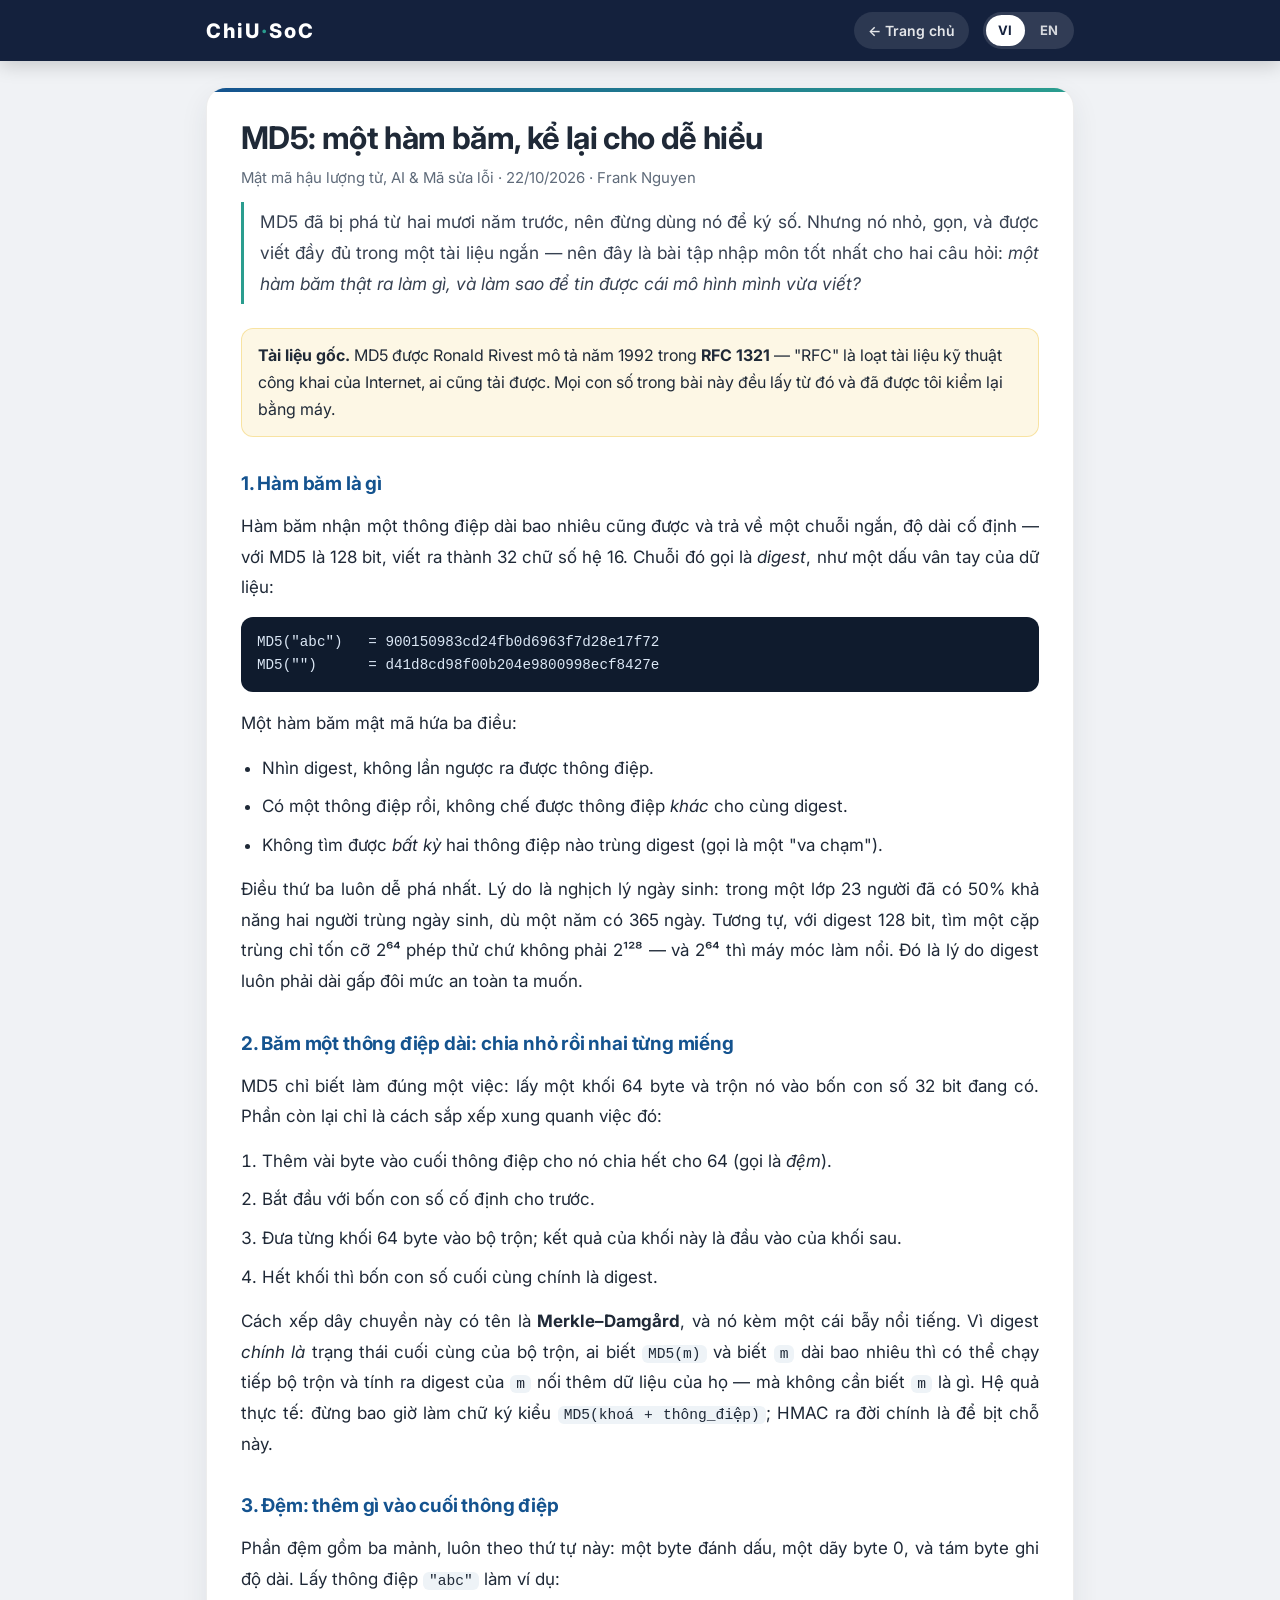
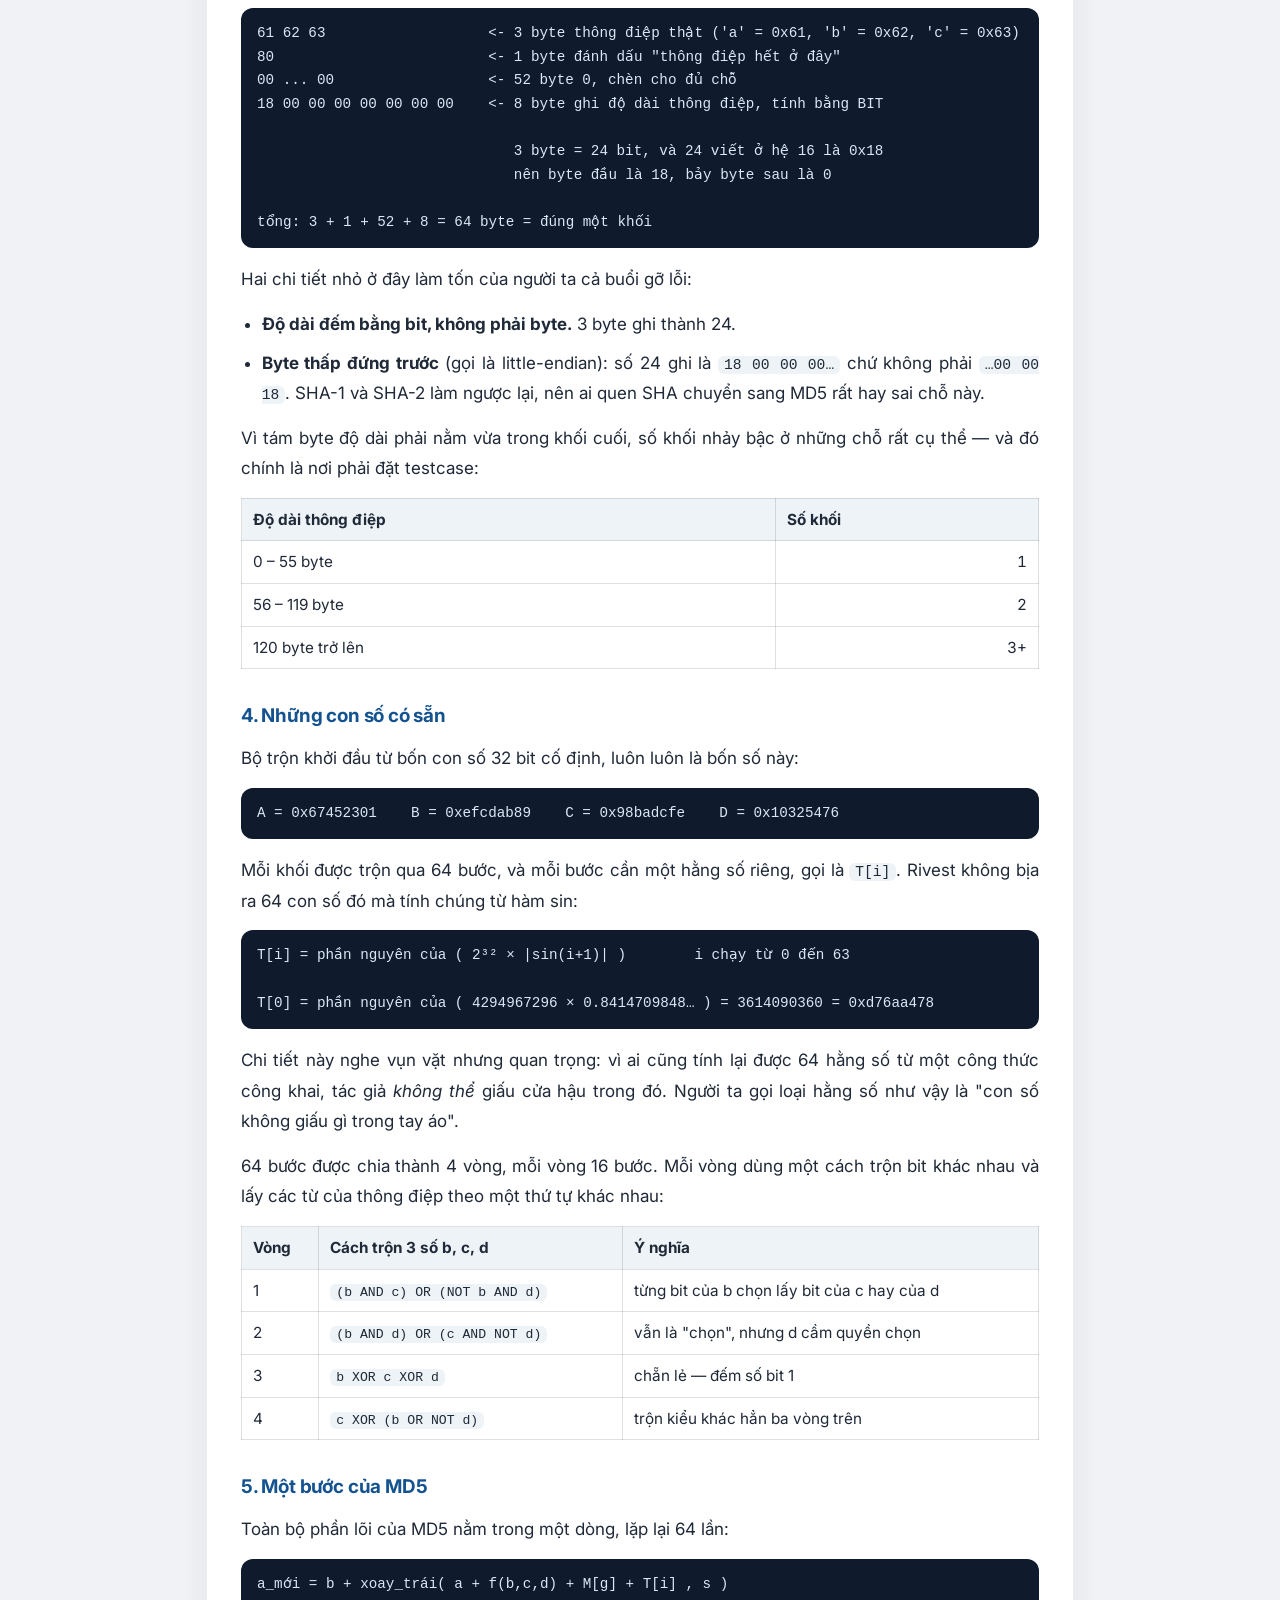
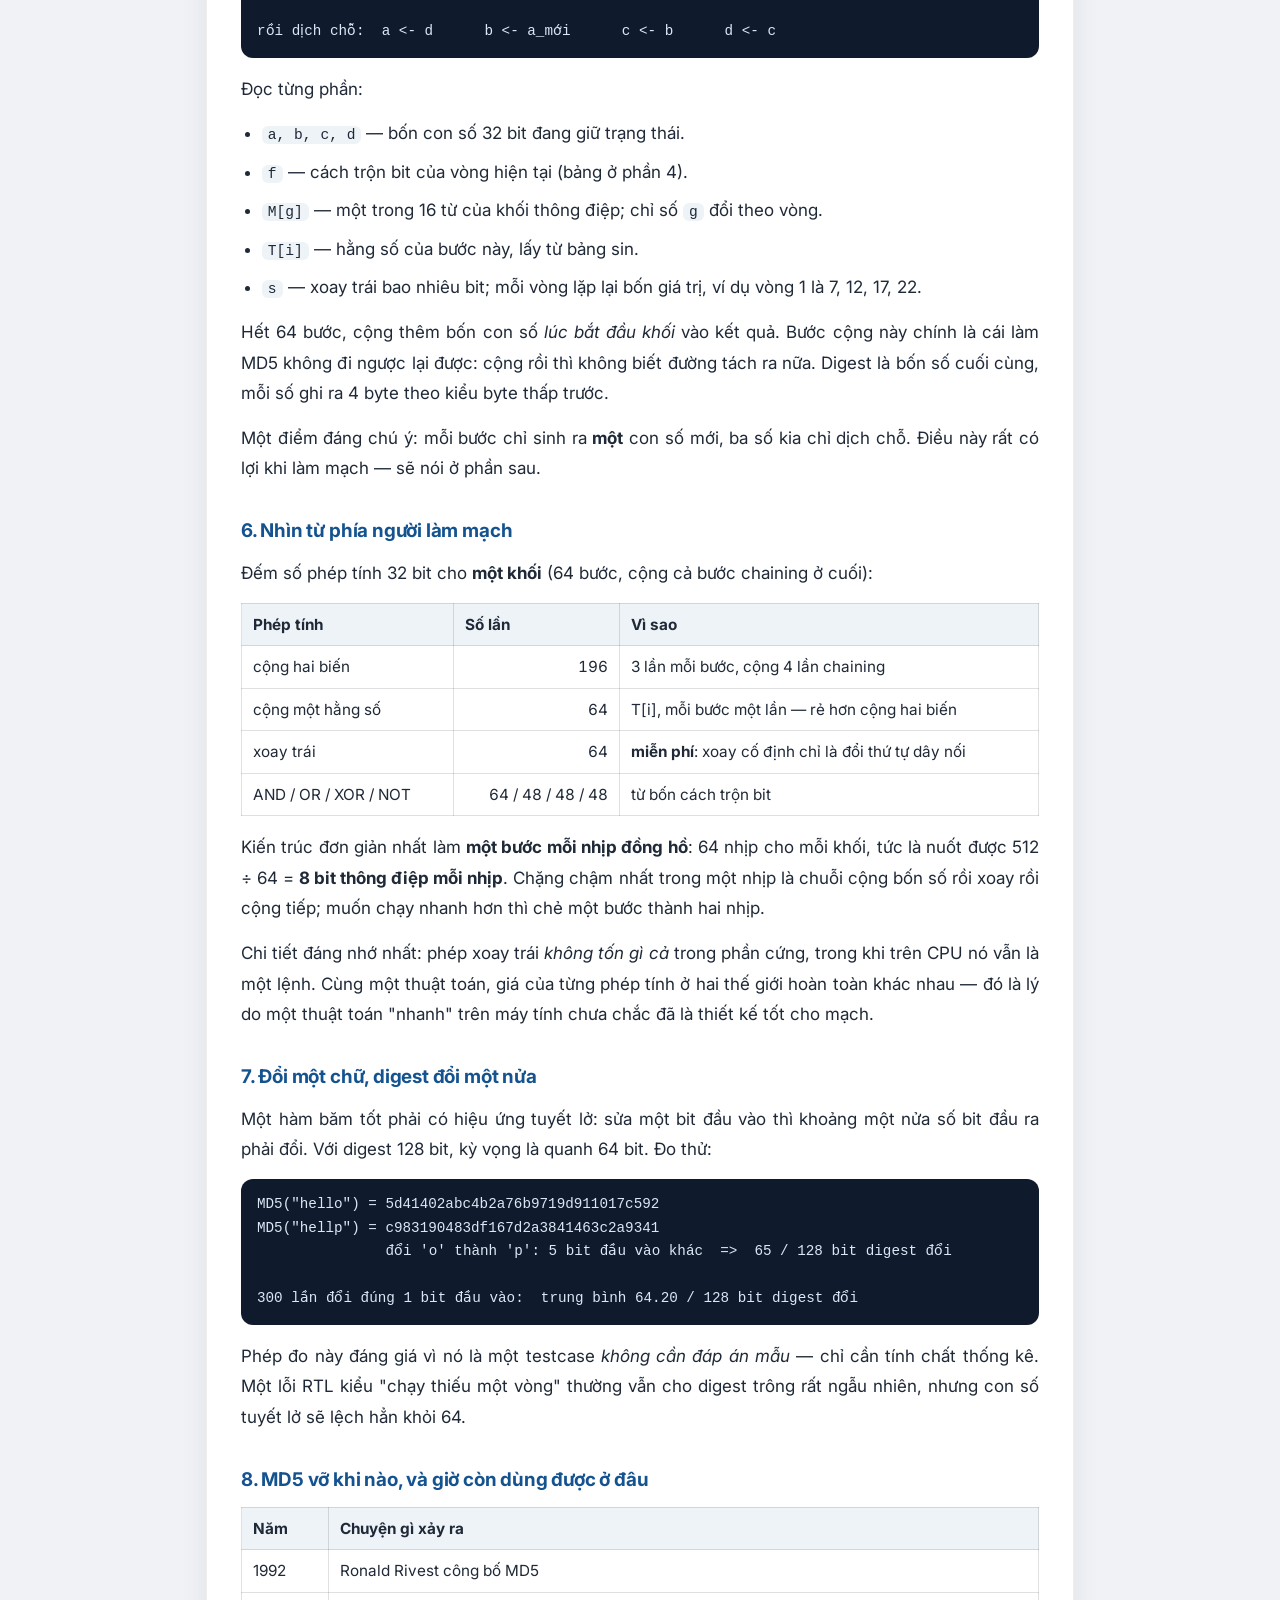
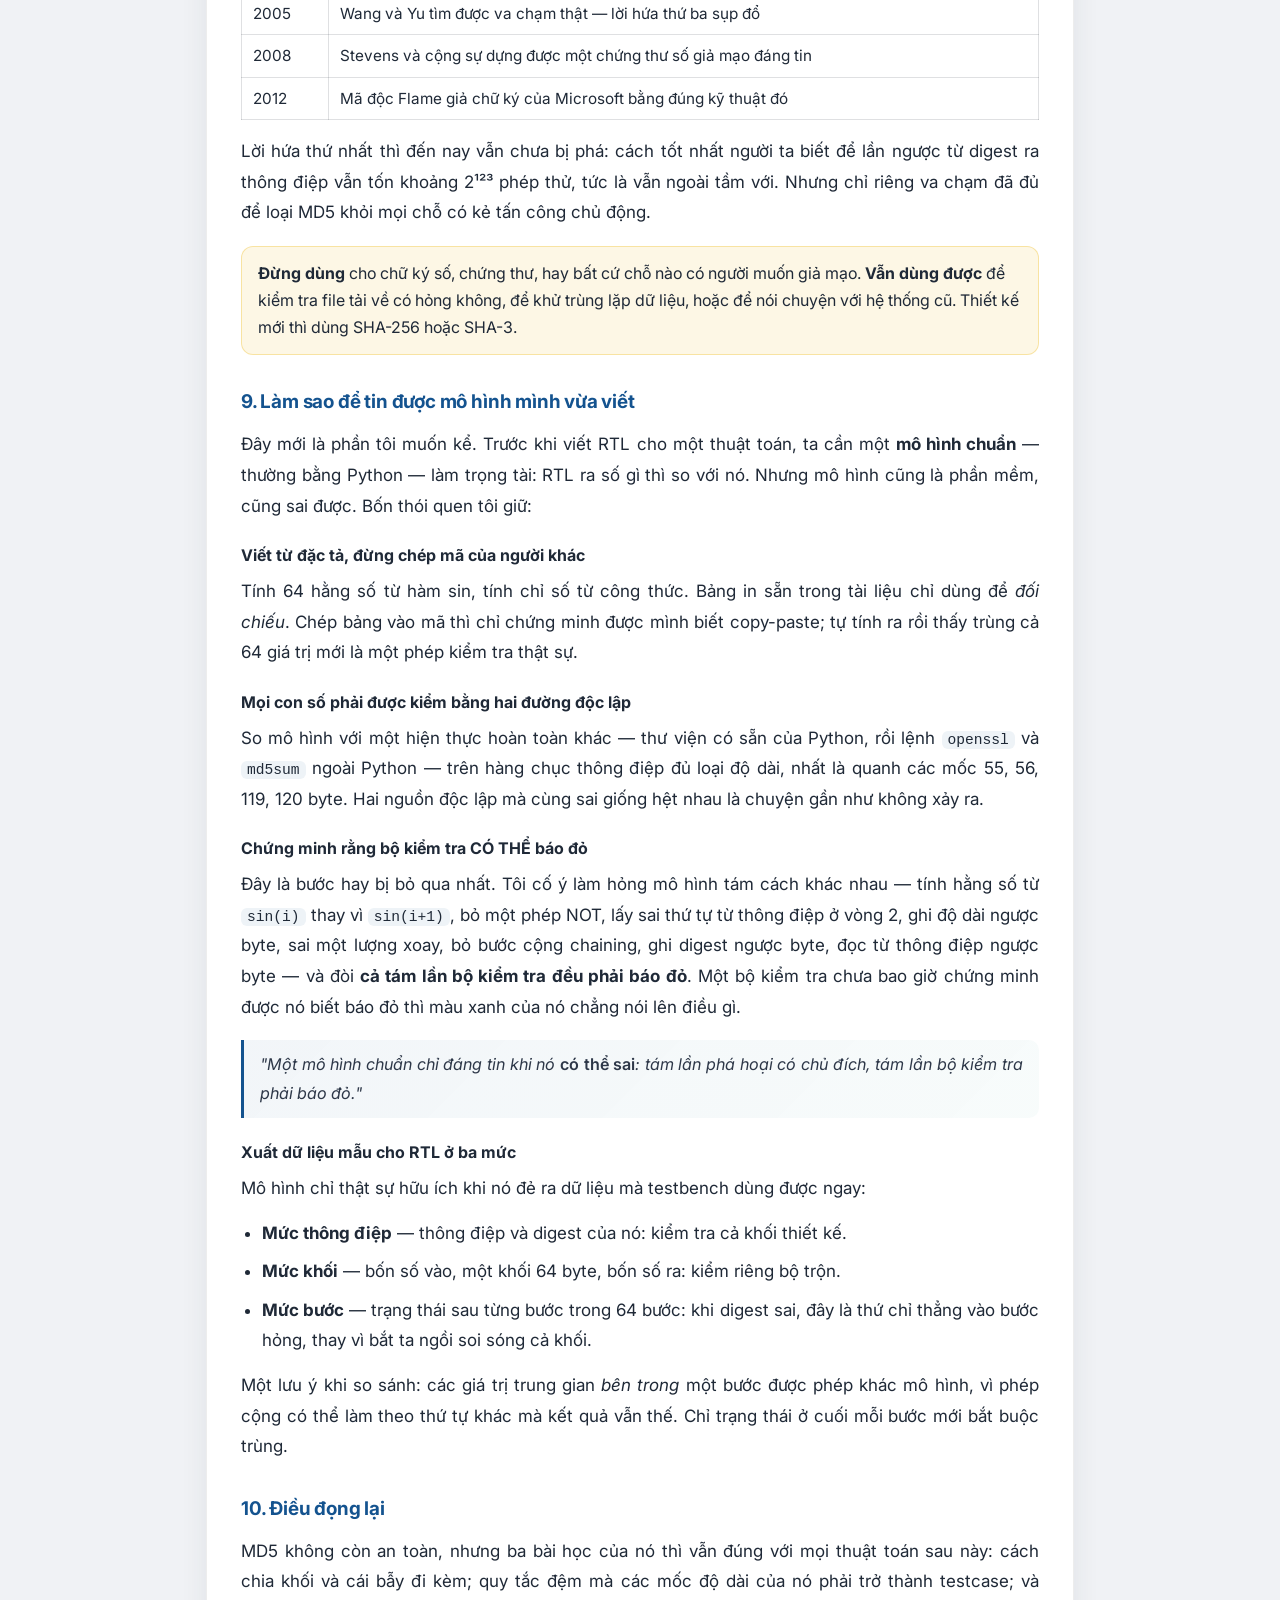
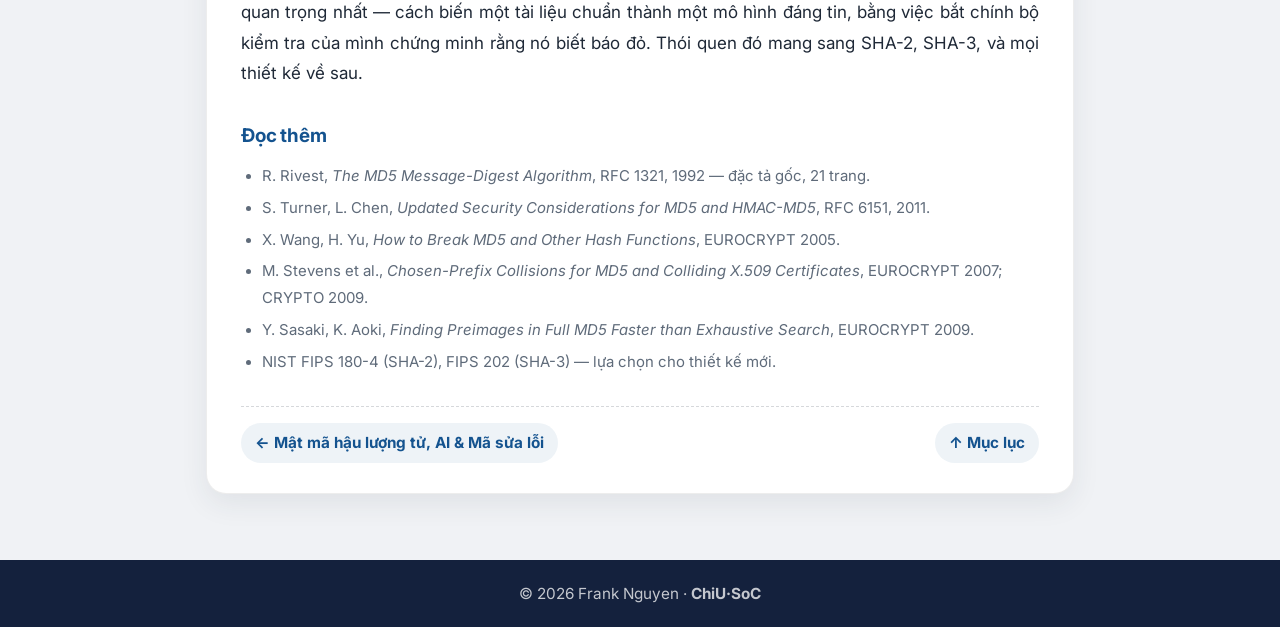
<file: posts/md5-rfc1321.html>
<!DOCTYPE html>
<html lang="vi" data-lang="vi"
      data-title-vi="MD5: một hàm băm, kể lại cho dễ hiểu — ChiU·SoC"
      data-title-en="MD5: a hash function, explained the easy way — ChiU·SoC">
<head>
<meta charset="utf-8"/>
<meta name="viewport" content="width=device-width, initial-scale=1.0"/>
<title>MD5: một hàm băm, kể lại cho dễ hiểu — ChiU·SoC</title>
<meta name="description" content="MD5 kể lại cho dễ hiểu: hàm băm là gì, cách đệm thông điệp, 64 bước trộn, góc nhìn phần cứng, vì sao MD5 vỡ, và cách tin được một mô hình chuẩn."/>
<link rel="preconnect" href="https://fonts.googleapis.com"/>
<link rel="preconnect" href="https://fonts.gstatic.com" crossorigin/>
<link href="https://fonts.googleapis.com/css2?family=Inter:ital,wght@0,400;0,600;0,700;0,800;1,400&amp;display=swap" rel="stylesheet"/>
<style>
:root{
  --accent:  #14538f;
  --accent2: #2a9d8f;
  --text:    #1f2937;
  --muted:   #5f6b7a;
  --radius:  20px;
  --max-w:   min(880px, calc(100vw - 44px));
}
*{ box-sizing:border-box; }
html{ scroll-behavior:smooth; scroll-padding-top:80px; }
body{
  margin:0; background:#f0f2f5;
  font-family:"Inter",Arial,sans-serif;
  font-size:17px; line-height:1.8; color:var(--text);
  -webkit-font-smoothing:antialiased;
}

/* bilingual */
html[data-lang="vi"] [lang="en"]{ display:none; }
html[data-lang="en"] [lang="vi"]{ display:none; }

header{
  position:sticky; top:0; z-index:100;
  background:#14213d; color:#fff;
  box-shadow:0 4px 18px rgba(0,0,0,.18);
}
.header-inner{
  max-width:var(--max-w); margin:0 auto; padding:12px 6px;
  display:flex; align-items:center; gap:14px; flex-wrap:wrap;
}
.site-title{ font-size:20px; font-weight:800; letter-spacing:2px; }
.site-title a{ color:#fff; text-decoration:none; }
.site-title .dot{ color:var(--accent2); }
.back-home{
  margin-left:auto; color:rgba(255,255,255,.88); text-decoration:none;
  font-size:14px; font-weight:600; padding:6px 14px; border-radius:999px;
  background:rgba(255,255,255,.10);
}
.back-home:hover{ background:rgba(255,255,255,.2); }
.lang-switch{ display:flex; gap:3px; background:rgba(255,255,255,.12); padding:3px; border-radius:999px; }
.lang-btn{
  border:0; background:transparent; color:rgba(255,255,255,.8);
  font:inherit; font-size:13px; font-weight:700; letter-spacing:.04em;
  padding:4px 12px; border-radius:999px; cursor:pointer;
}
.lang-btn:hover{ color:#fff; }
.lang-btn[aria-pressed="true"]{ background:#fff; color:#14213d; }

main{ max-width:var(--max-w); margin:0 auto; padding:0 6px 40px; }
article{
  background:#fff; border-radius:var(--radius); padding:30px 34px;
  margin:26px auto; box-shadow:0 10px 28px rgba(36,49,66,.08);
  border:1px solid rgba(230,230,230,.7);
  position:relative; overflow:hidden;
}
article::before{
  content:""; position:absolute; inset:0 0 auto 0; height:4px;
  background:linear-gradient(90deg,var(--accent),var(--accent2));
}
h1{ font-size:clamp(1.4rem,3vw,1.95rem); letter-spacing:-.02em; margin:0 0 6px; line-height:1.3; }
.meta{ color:var(--muted); font-size:.88em; margin-bottom:10px; }
.lede{ font-size:1.02em; color:#374151; border-left:3px solid var(--accent2);
  padding:4px 0 4px 16px; margin:0 0 24px; }
h2{ font-size:1.18rem; color:var(--accent); margin:30px 0 10px; letter-spacing:-.01em; }
h3{ font-size:1rem; margin:20px 0 6px; color:var(--text); }
p{ margin:0 0 14px; }
ul,ol{ margin:0 0 14px; padding-left:1.3rem; }
li{ margin-bottom:8px; }
code{
  font-family:ui-monospace,SFMono-Regular,Menlo,Consolas,monospace;
  font-size:.86em; background:rgba(20,83,143,.07);
  padding:1px 6px; border-radius:6px; overflow-wrap:anywhere;
}
pre{
  background:#0f1b2d; color:#dbe7f5; border-radius:12px;
  padding:14px 16px; overflow-x:auto; font-size:.84em; line-height:1.65;
  margin:0 0 16px;
}
pre code{ background:none; padding:0; color:inherit; font-size:1em; }
.tbl-wrap{ overflow-x:auto; margin:0 0 16px; }
table{ border-collapse:collapse; width:100%; font-size:.9em; min-width:380px; }
th,td{ border:1px solid rgba(31,41,55,.14); padding:7px 11px; text-align:left; }
th{ background:rgba(20,83,143,.07); font-weight:700; }
td.num{ text-align:right; font-variant-numeric:tabular-nums; }
blockquote{
  border-left:3px solid var(--accent);
  margin:18px 0; padding:10px 16px;
  background:linear-gradient(135deg, rgba(20,83,143,.055), rgba(42,157,143,.035));
  border-radius:0 10px 10px 0;
  font-style:italic; color:#2d3748; font-size:.95em;
}
blockquote em{ font-style:normal; font-weight:600; }
.callout{
  background:rgba(234,179,8,.1); border:1px solid rgba(234,179,8,.3);
  padding:13px 16px; border-radius:12px; margin:18px 0; font-size:.94em; line-height:1.7;
}
.refs{ font-size:.88em; color:var(--muted); }
.refs li{ margin-bottom:5px; }
.footer-nav{
  margin-top:30px; padding-top:16px;
  border-top:1px dashed rgba(31,41,55,.18);
  display:flex; justify-content:space-between; flex-wrap:wrap; gap:10px;
}
.footer-nav a{
  color:var(--accent); font-weight:700; font-size:.9em; text-decoration:none;
  padding:6px 14px; background:rgba(20,83,143,.07); border-radius:999px;
}
.footer-nav a:hover{ background:rgba(20,83,143,.14); }
footer{
  background:#14213d; color:rgba(255,255,255,.75);
  text-align:center; padding:20px 16px; font-size:.9em;
}
/* ==== house-format v1 — bilingual-personal-site skill, scripts/house-format.css. Prose is justified on every page.
     Do not edit this block in a page: edit the skill's copy, re-run apply_format.py; check_site.py fails a page whose
     block differs. ==== */
main p, main li, main blockquote, main dd, main .art-desc, main .art-quote{ text-align:justify; text-justify:inter-word; hyphens:auto; }
main .refs li, main .art-links li, main .songlist li, main .toc-wrap li, main .listen p, main .pair li, main .result li, main table p, main table li{ text-align:left; hyphens:manual; }
main .poem-credit, main .video-cap, main figcaption p, main figcaption li{ text-align:center; hyphens:manual; }
main code, main pre, main kbd, main samp, main a{ hyphens:manual; }
/* ==== /house-format ==== */
</style>
</head>
<body>

<header>
  <div class="header-inner">
    <div class="site-title"><a href="../index.html">ChiU<span class="dot">·</span>SoC</a></div>
    <a class="back-home" href="../index.html"><span lang="vi">← Trang chủ</span><span lang="en">← Home</span></a>
    <div class="lang-switch" role="group" aria-label="Language / Ngôn ngữ">
      <button type="button" class="lang-btn" data-lang="vi" aria-pressed="true">VI</button>
      <button type="button" class="lang-btn" data-lang="en" aria-pressed="false">EN</button>
    </div>
  </div>
</header>

<main>
<article>

<h1><span lang="vi">MD5: một hàm băm, kể lại cho dễ hiểu</span><span lang="en">MD5: a hash function, explained the easy way</span></h1>
<div class="meta"><span lang="vi">Mật mã hậu lượng tử, AI &amp; Mã sửa lỗi · 22/10/2026 · Frank Nguyen</span><span lang="en">PQC, AI &amp; ECC · 22 Oct 2026 · Frank Nguyen</span></div>

<p class="lede" lang="vi">MD5 đã bị phá từ hai mươi năm trước, nên đừng dùng nó để ký số.
Nhưng nó nhỏ, gọn, và được viết đầy đủ trong một tài liệu ngắn — nên đây là bài tập nhập môn
tốt nhất cho hai câu hỏi: <em>một hàm băm thật ra làm gì, và làm sao để tin được cái mô hình
mình vừa viết?</em></p>
<p class="lede" lang="en">MD5 was broken twenty years ago, so never sign anything with it.
But it is small, tidy and completely written down in one short document — which makes it the best
beginner's exercise for two questions: <em>what does a hash function actually do, and how do you
come to trust the model you just wrote?</em></p>

<div class="callout">
  <span lang="vi"><strong>Tài liệu gốc.</strong> MD5 được Ronald Rivest mô tả năm 1992 trong
  <strong>RFC 1321</strong> — "RFC" là loạt tài liệu kỹ thuật công khai của Internet, ai cũng tải
  được. Mọi con số trong bài này đều lấy từ đó và đã được tôi kiểm lại bằng máy.</span>
  <span lang="en"><strong>The source document.</strong> MD5 was described by Ronald Rivest in 1992 in
  <strong>RFC 1321</strong> — "RFC" is the public series of Internet technical documents, free for
  anyone to download. Every number in this article comes from there and was re-checked on a machine.</span>
</div>

<h2><span lang="vi">1. Hàm băm là gì</span><span lang="en">1. What a hash function is</span></h2>
<p lang="vi">Hàm băm nhận một thông điệp dài bao nhiêu cũng được và trả về một chuỗi ngắn, độ dài
cố định — với MD5 là 128 bit, viết ra thành 32 chữ số hệ 16. Chuỗi đó gọi là <em>digest</em>, như
một dấu vân tay của dữ liệu:</p>
<p lang="en">A hash function takes a message of any length and returns a short string of fixed
length — 128 bits for MD5, written as 32 hexadecimal digits. That string is the <em>digest</em>,
a kind of fingerprint of the data:</p>
<pre><code>MD5("abc")   = 900150983cd24fb0d6963f7d28e17f72
MD5("")      = d41d8cd98f00b204e9800998ecf8427e</code></pre>
<p lang="vi">Một hàm băm mật mã hứa ba điều:</p>
<p lang="en">A cryptographic hash promises three things:</p>
<ul lang="vi">
  <li>Nhìn digest, không lần ngược ra được thông điệp.</li>
  <li>Có một thông điệp rồi, không chế được thông điệp <em>khác</em> cho cùng digest.</li>
  <li>Không tìm được <em>bất kỳ</em> hai thông điệp nào trùng digest (gọi là một "va chạm").</li>
</ul>
<ul lang="en">
  <li>From a digest you cannot work back to the message.</li>
  <li>Given one message, you cannot craft a <em>different</em> one with the same digest.</li>
  <li>You cannot find <em>any</em> two messages sharing a digest (that pair is called a "collision").</li>
</ul>
<p lang="vi">Điều thứ ba luôn dễ phá nhất. Lý do là nghịch lý ngày sinh: trong một lớp 23 người đã
có 50% khả năng hai người trùng ngày sinh, dù một năm có 365 ngày. Tương tự, với digest 128 bit,
tìm một cặp trùng chỉ tốn cỡ 2⁶⁴ phép thử chứ không phải 2¹²⁸ — và 2⁶⁴ thì máy móc làm nổi.
Đó là lý do digest luôn phải dài gấp đôi mức an toàn ta muốn.</p>
<p lang="en">The third is always the easiest to break, because of the birthday paradox: in a class of
23 people there is already a 50% chance two share a birthday, even though a year has 365 days.
Likewise, for a 128-bit digest, finding a matching pair costs about 2⁶⁴ attempts rather than 2¹²⁸ —
and 2⁶⁴ is within reach of real machines. That is why a digest must be twice as long as the
security level you want.</p>

<h2><span lang="vi">2. Băm một thông điệp dài: chia nhỏ rồi nhai từng miếng</span><span lang="en">2. Hashing something long: cut it up and chew one piece at a time</span></h2>
<p lang="vi">MD5 chỉ biết làm đúng một việc: lấy một khối 64 byte và trộn nó vào bốn con số 32 bit
đang có. Phần còn lại chỉ là cách sắp xếp xung quanh việc đó:</p>
<p lang="en">MD5 only knows how to do one thing: take a 64-byte block and mix it into the four 32-bit
numbers it currently holds. Everything else is just arrangement around that:</p>
<ol lang="vi">
  <li>Thêm vài byte vào cuối thông điệp cho nó chia hết cho 64 (gọi là <em>đệm</em>).</li>
  <li>Bắt đầu với bốn con số cố định cho trước.</li>
  <li>Đưa từng khối 64 byte vào bộ trộn; kết quả của khối này là đầu vào của khối sau.</li>
  <li>Hết khối thì bốn con số cuối cùng chính là digest.</li>
</ol>
<ol lang="en">
  <li>Append a few bytes to the message so its length divides by 64 (this is <em>padding</em>).</li>
  <li>Start from four fixed numbers.</li>
  <li>Feed each 64-byte block into the mixer; the result of one block is the input of the next.</li>
  <li>When the blocks run out, the four final numbers are the digest.</li>
</ol>
<p lang="vi">Cách xếp dây chuyền này có tên là <strong>Merkle–Damgård</strong>, và nó kèm một cái bẫy
nổi tiếng. Vì digest <em>chính là</em> trạng thái cuối cùng của bộ trộn, ai biết
<code>MD5(m)</code> và biết <code>m</code> dài bao nhiêu thì có thể chạy tiếp bộ trộn và tính ra
digest của <code>m</code> nối thêm dữ liệu của họ — mà không cần biết <code>m</code> là gì.
Hệ quả thực tế: đừng bao giờ làm chữ ký kiểu <code>MD5(khoá + thông_điệp)</code>; HMAC ra đời
chính là để bịt chỗ này.</p>
<p lang="en">This chaining arrangement is called <strong>Merkle–Damgård</strong>, and it comes with a
famous trap. Because the digest <em>is</em> the mixer's final state, anyone who knows
<code>MD5(m)</code> and the length of <code>m</code> can keep the mixer running and compute the
digest of <code>m</code> with their own data appended — without ever knowing what <code>m</code>
was. The practical consequence: never build a signature as <code>MD5(key + message)</code>;
HMAC exists precisely to close that hole.</p>

<h2><span lang="vi">3. Đệm: thêm gì vào cuối thông điệp</span><span lang="en">3. Padding: what gets appended to the message</span></h2>
<p lang="vi">Phần đệm gồm ba mảnh, luôn theo thứ tự này: một byte đánh dấu, một dãy byte 0, và
tám byte ghi độ dài. Lấy thông điệp <code>"abc"</code> làm ví dụ:</p>
<p lang="en">Padding is three pieces, always in this order: one marker byte, a run of zero bytes, and
eight bytes holding the length. Take the message <code>"abc"</code>:</p>
<pre lang="vi"><code>61 62 63                   &lt;- 3 byte thông điệp thật ('a' = 0x61, 'b' = 0x62, 'c' = 0x63)
80                         &lt;- 1 byte đánh dấu "thông điệp hết ở đây"
00 ... 00                  &lt;- 52 byte 0, chèn cho đủ chỗ
18 00 00 00 00 00 00 00    &lt;- 8 byte ghi độ dài thông điệp, tính bằng BIT

                              3 byte = 24 bit, và 24 viết ở hệ 16 là 0x18
                              nên byte đầu là 18, bảy byte sau là 0

tổng: 3 + 1 + 52 + 8 = 64 byte = đúng một khối</code></pre>
<pre lang="en"><code>61 62 63                   &lt;- the 3 real message bytes ('a' = 0x61, 'b' = 0x62, 'c' = 0x63)
80                         &lt;- 1 marker byte: "the message ends here"
00 ... 00                  &lt;- 52 zero bytes, filling the gap
18 00 00 00 00 00 00 00    &lt;- 8 bytes holding the message length, counted in BITS

                              3 bytes = 24 bits, and 24 in hexadecimal is 0x18,
                              so the first byte is 18 and the next seven are 0

total: 3 + 1 + 52 + 8 = 64 bytes = exactly one block</code></pre>
<p lang="vi">Hai chi tiết nhỏ ở đây làm tốn của người ta cả buổi gỡ lỗi:</p>
<p lang="en">Two small details here cost people an afternoon of debugging:</p>
<ul lang="vi">
  <li><strong>Độ dài đếm bằng bit, không phải byte.</strong> 3 byte ghi thành 24.</li>
  <li><strong>Byte thấp đứng trước</strong> (gọi là little-endian): số 24 ghi là
      <code>18 00 00 00…</code> chứ không phải <code>…00 00 18</code>. SHA-1 và SHA-2 làm ngược lại,
      nên ai quen SHA chuyển sang MD5 rất hay sai chỗ này.</li>
</ul>
<ul lang="en">
  <li><strong>The length counts bits, not bytes.</strong> 3 bytes is written as 24.</li>
  <li><strong>The low byte comes first</strong> (little-endian): 24 is written
      <code>18 00 00 00…</code>, not <code>…00 00 18</code>. SHA-1 and SHA-2 do the opposite, so
      people coming from SHA get this wrong constantly.</li>
</ul>
<p lang="vi">Vì tám byte độ dài phải nằm vừa trong khối cuối, số khối nhảy bậc ở những chỗ rất
cụ thể — và đó chính là nơi phải đặt testcase:</p>
<p lang="en">Because the eight length bytes must fit inside the last block, the block count jumps at
very specific places — and those are exactly where your testcases belong:</p>
<div class="tbl-wrap">
<table>
<thead><tr>
  <th><span lang="vi">Độ dài thông điệp</span><span lang="en">Message length</span></th>
  <th><span lang="vi">Số khối</span><span lang="en">Blocks</span></th>
</tr></thead>
<tbody>
  <tr><td>0 – 55 byte</td><td class="num">1</td></tr>
  <tr><td>56 – 119 byte</td><td class="num">2</td></tr>
  <tr><td>120 byte <span lang="vi">trở lên</span><span lang="en">and up</span></td><td class="num">3+</td></tr>
</tbody>
</table>
</div>

<h2><span lang="vi">4. Những con số có sẵn</span><span lang="en">4. The numbers that come with the algorithm</span></h2>
<p lang="vi">Bộ trộn khởi đầu từ bốn con số 32 bit cố định, luôn luôn là bốn số này:</p>
<p lang="en">The mixer starts from four fixed 32-bit numbers, always these four:</p>
<pre><code>A = 0x67452301    B = 0xefcdab89    C = 0x98badcfe    D = 0x10325476</code></pre>
<p lang="vi">Mỗi khối được trộn qua 64 bước, và mỗi bước cần một hằng số riêng, gọi là
<code>T[i]</code>. Rivest không bịa ra 64 con số đó mà tính chúng từ hàm sin:</p>
<p lang="en">Each block is mixed in 64 steps, and every step needs its own constant, called
<code>T[i]</code>. Rivest did not invent those 64 numbers; he computed them from the sine function:</p>
<pre lang="vi"><code>T[i] = phần nguyên của ( 2³² × |sin(i+1)| )        i chạy từ 0 đến 63

T[0] = phần nguyên của ( 4294967296 × 0.8414709848… ) = 3614090360 = 0xd76aa478</code></pre>
<pre lang="en"><code>T[i] = whole part of ( 2³² × |sin(i+1)| )          i runs from 0 to 63

T[0] = whole part of ( 4294967296 × 0.8414709848… ) = 3614090360 = 0xd76aa478</code></pre>
<p lang="vi">Chi tiết này nghe vụn vặt nhưng quan trọng: vì ai cũng tính lại được 64 hằng số từ một
công thức công khai, tác giả <em>không thể</em> giấu cửa hậu trong đó. Người ta gọi loại hằng số
như vậy là "con số không giấu gì trong tay áo".</p>
<p lang="en">The detail sounds trivial but matters: because anyone can recompute all 64 constants from
a public formula, the author <em>cannot</em> have hidden a backdoor in them. Such constants are
called "nothing up my sleeve" numbers.</p>
<p lang="vi">64 bước được chia thành 4 vòng, mỗi vòng 16 bước. Mỗi vòng dùng một cách trộn bit khác
nhau và lấy các từ của thông điệp theo một thứ tự khác nhau:</p>
<p lang="en">The 64 steps are split into 4 rounds of 16. Each round uses a different way of mixing bits
and walks through the message words in a different order:</p>
<div class="tbl-wrap">
<table>
<thead><tr>
  <th><span lang="vi">Vòng</span><span lang="en">Round</span></th>
  <th><span lang="vi">Cách trộn 3 số b, c, d</span><span lang="en">How b, c, d are mixed</span></th>
  <th><span lang="vi">Ý nghĩa</span><span lang="en">In words</span></th>
</tr></thead>
<tbody>
  <tr><td>1</td><td><code>(b AND c) OR (NOT b AND d)</code></td>
      <td><span lang="vi">từng bit của b chọn lấy bit của c hay của d</span><span lang="en">each bit of b picks the bit of c or of d</span></td></tr>
  <tr><td>2</td><td><code>(b AND d) OR (c AND NOT d)</code></td>
      <td><span lang="vi">vẫn là "chọn", nhưng d cầm quyền chọn</span><span lang="en">the same choice, but now d decides</span></td></tr>
  <tr><td>3</td><td><code>b XOR c XOR d</code></td>
      <td><span lang="vi">chẵn lẻ — đếm số bit 1</span><span lang="en">parity — counts the 1 bits</span></td></tr>
  <tr><td>4</td><td><code>c XOR (b OR NOT d)</code></td>
      <td><span lang="vi">trộn kiểu khác hẳn ba vòng trên</span><span lang="en">a mix unlike the three above</span></td></tr>
</tbody>
</table>
</div>

<h2><span lang="vi">5. Một bước của MD5</span><span lang="en">5. One step of MD5</span></h2>
<p lang="vi">Toàn bộ phần lõi của MD5 nằm trong một dòng, lặp lại 64 lần:</p>
<p lang="en">The entire core of MD5 is one line, repeated 64 times:</p>
<pre lang="vi"><code>a_mới = b + xoay_trái( a + f(b,c,d) + M[g] + T[i] , s )

rồi dịch chỗ:  a &lt;- d      b &lt;- a_mới      c &lt;- b      d &lt;- c</code></pre>
<pre lang="en"><code>a_new = b + rotate_left( a + f(b,c,d) + M[g] + T[i] , s )

then shift along:  a &lt;- d      b &lt;- a_new      c &lt;- b      d &lt;- c</code></pre>
<p lang="vi">Đọc từng phần:</p>
<p lang="en">Reading it piece by piece:</p>
<ul lang="vi">
  <li><code>a, b, c, d</code> — bốn con số 32 bit đang giữ trạng thái.</li>
  <li><code>f</code> — cách trộn bit của vòng hiện tại (bảng ở phần 4).</li>
  <li><code>M[g]</code> — một trong 16 từ của khối thông điệp; chỉ số <code>g</code> đổi theo vòng.</li>
  <li><code>T[i]</code> — hằng số của bước này, lấy từ bảng sin.</li>
  <li><code>s</code> — xoay trái bao nhiêu bit; mỗi vòng lặp lại bốn giá trị,
      ví dụ vòng 1 là 7, 12, 17, 22.</li>
</ul>
<ul lang="en">
  <li><code>a, b, c, d</code> — the four 32-bit numbers holding the state.</li>
  <li><code>f</code> — the current round's way of mixing bits (table in part 4).</li>
  <li><code>M[g]</code> — one of the 16 words of the message block; the index <code>g</code> changes per round.</li>
  <li><code>T[i]</code> — this step's constant from the sine table.</li>
  <li><code>s</code> — how many bits to rotate left; each round repeats four values,
      round 1 for instance uses 7, 12, 17, 22.</li>
</ul>
<p lang="vi">Hết 64 bước, cộng thêm bốn con số <em>lúc bắt đầu khối</em> vào kết quả. Bước cộng này
chính là cái làm MD5 không đi ngược lại được: cộng rồi thì không biết đường tách ra nữa.
Digest là bốn số cuối cùng, mỗi số ghi ra 4 byte theo kiểu byte thấp trước.</p>
<p lang="en">After the 64 steps, add the four numbers <em>from the start of the block</em> back into the
result. That addition is what makes MD5 impossible to run backwards: once added, there is no way to
separate the parts again. The digest is the four final numbers, each written out as 4 bytes, low
byte first.</p>
<p lang="vi">Một điểm đáng chú ý: mỗi bước chỉ sinh ra <strong>một</strong> con số mới, ba số kia chỉ
dịch chỗ. Điều này rất có lợi khi làm mạch — sẽ nói ở phần sau.</p>
<p lang="en">One point worth noticing: each step produces <strong>one</strong> new number only; the
other three merely shift along. That turns out to matter a lot in hardware — see the next part.</p>

<h2><span lang="vi">6. Nhìn từ phía người làm mạch</span><span lang="en">6. The view from the hardware side</span></h2>
<p lang="vi">Đếm số phép tính 32 bit cho <strong>một khối</strong> (64 bước, cộng cả bước chaining
ở cuối):</p>
<p lang="en">Counting the 32-bit operations for <strong>one block</strong> (64 steps, including the
chaining addition at the end):</p>
<div class="tbl-wrap">
<table>
<thead><tr>
  <th><span lang="vi">Phép tính</span><span lang="en">Operation</span></th>
  <th><span lang="vi">Số lần</span><span lang="en">Count</span></th>
  <th><span lang="vi">Vì sao</span><span lang="en">Why</span></th>
</tr></thead>
<tbody>
  <tr><td><span lang="vi">cộng hai biến</span><span lang="en">add two variables</span></td><td class="num">196</td>
      <td><span lang="vi">3 lần mỗi bước, cộng 4 lần chaining</span><span lang="en">3 per step, plus 4 for chaining</span></td></tr>
  <tr><td><span lang="vi">cộng một hằng số</span><span lang="en">add a constant</span></td><td class="num">64</td>
      <td><span lang="vi">T[i], mỗi bước một lần — rẻ hơn cộng hai biến</span><span lang="en">T[i], once per step — cheaper than a variable add</span></td></tr>
  <tr><td><span lang="vi">xoay trái</span><span lang="en">rotate left</span></td><td class="num">64</td>
      <td><span lang="vi"><strong>miễn phí</strong>: xoay cố định chỉ là đổi thứ tự dây nối</span><span lang="en"><strong>free</strong>: a fixed rotate is just rewiring</span></td></tr>
  <tr><td>AND / OR / XOR / NOT</td><td class="num">64 / 48 / 48 / 48</td>
      <td><span lang="vi">từ bốn cách trộn bit</span><span lang="en">from the four bit-mixing functions</span></td></tr>
</tbody>
</table>
</div>
<p lang="vi">Kiến trúc đơn giản nhất làm <strong>một bước mỗi nhịp đồng hồ</strong>: 64 nhịp cho mỗi
khối, tức là nuốt được 512 ÷ 64 = <strong>8 bit thông điệp mỗi nhịp</strong>. Chặng chậm nhất
trong một nhịp là chuỗi cộng bốn số rồi xoay rồi cộng tiếp; muốn chạy nhanh hơn thì chẻ một bước
thành hai nhịp.</p>
<p lang="en">The simplest architecture does <strong>one step per clock cycle</strong>: 64 cycles per
block, which means it swallows 512 ÷ 64 = <strong>8 message bits per cycle</strong>. The slowest
path within a cycle is the chain of four additions, then the rotate, then one more add; to go
faster you split a step across two cycles.</p>
<p lang="vi">Chi tiết đáng nhớ nhất: phép xoay trái <em>không tốn gì cả</em> trong phần cứng, trong
khi trên CPU nó vẫn là một lệnh. Cùng một thuật toán, giá của từng phép tính ở hai thế giới hoàn
toàn khác nhau — đó là lý do một thuật toán "nhanh" trên máy tính chưa chắc đã là thiết kế tốt
cho mạch.</p>
<p lang="en">The most memorable detail: a rotate <em>costs nothing at all</em> in hardware, while on a
CPU it is still an instruction. For the same algorithm, the price of each operation is completely
different in the two worlds — which is why an algorithm that is "fast" on a computer is not
automatically a good circuit.</p>

<h2><span lang="vi">7. Đổi một chữ, digest đổi một nửa</span><span lang="en">7. Change one letter, half the digest changes</span></h2>
<p lang="vi">Một hàm băm tốt phải có hiệu ứng tuyết lở: sửa một bit đầu vào thì khoảng một nửa số
bit đầu ra phải đổi. Với digest 128 bit, kỳ vọng là quanh 64 bit. Đo thử:</p>
<p lang="en">A good hash must show the avalanche effect: change one input bit and about half the output
bits must change. For a 128-bit digest, that means around 64 bits. Measured:</p>
<pre lang="vi"><code>MD5("hello") = 5d41402abc4b2a76b9719d911017c592
MD5("hellp") = c983190483df167d2a3841463c2a9341
               đổi 'o' thành 'p': 5 bit đầu vào khác  =&gt;  65 / 128 bit digest đổi

300 lần đổi đúng 1 bit đầu vào:  trung bình 64.20 / 128 bit digest đổi</code></pre>
<pre lang="en"><code>MD5("hello") = 5d41402abc4b2a76b9719d911017c592
MD5("hellp") = c983190483df167d2a3841463c2a9341
               'o' becomes 'p': 5 input bits differ  =&gt;  65 / 128 digest bits change

300 single-bit input changes:  on average 64.20 / 128 digest bits change</code></pre>
<p lang="vi">Phép đo này đáng giá vì nó là một testcase <em>không cần đáp án mẫu</em> — chỉ cần
tính chất thống kê. Một lỗi RTL kiểu "chạy thiếu một vòng" thường vẫn cho digest trông rất ngẫu
nhiên, nhưng con số tuyết lở sẽ lệch hẳn khỏi 64.</p>
<p lang="en">The measurement is valuable because it is a testcase that <em>needs no reference answer</em>
— only a statistical property. An RTL bug of the "ran one round short" kind usually still produces a
perfectly random-looking digest, yet the avalanche figure drifts clearly away from 64.</p>

<h2><span lang="vi">8. MD5 vỡ khi nào, và giờ còn dùng được ở đâu</span><span lang="en">8. When MD5 broke, and where it still has a use</span></h2>
<div class="tbl-wrap">
<table>
<thead><tr>
  <th><span lang="vi">Năm</span><span lang="en">Year</span></th>
  <th><span lang="vi">Chuyện gì xảy ra</span><span lang="en">What happened</span></th>
</tr></thead>
<tbody>
  <tr><td>1992</td><td><span lang="vi">Ronald Rivest công bố MD5</span><span lang="en">Ronald Rivest publishes MD5</span></td></tr>
  <tr><td>2005</td><td><span lang="vi">Wang và Yu tìm được va chạm thật — lời hứa thứ ba sụp đổ</span><span lang="en">Wang and Yu find real collisions — the third promise falls</span></td></tr>
  <tr><td>2008</td><td><span lang="vi">Stevens và cộng sự dựng được một chứng thư số giả mạo đáng tin</span><span lang="en">Stevens et al. forge a certificate that browsers accepted</span></td></tr>
  <tr><td>2012</td><td><span lang="vi">Mã độc Flame giả chữ ký của Microsoft bằng đúng kỹ thuật đó</span><span lang="en">The Flame malware forges a Microsoft signature with that same technique</span></td></tr>
</tbody>
</table>
</div>
<p lang="vi">Lời hứa thứ nhất thì đến nay vẫn chưa bị phá: cách tốt nhất người ta biết để lần ngược
từ digest ra thông điệp vẫn tốn khoảng 2¹²³ phép thử, tức là vẫn ngoài tầm với. Nhưng chỉ riêng
va chạm đã đủ để loại MD5 khỏi mọi chỗ có kẻ tấn công chủ động.</p>
<p lang="en">The first promise still holds: the best known way to work back from a digest to a message
still costs around 2¹²³ attempts, far out of reach. But collisions alone are enough to disqualify
MD5 anywhere an active attacker exists.</p>
<div class="callout">
  <span lang="vi"><strong>Đừng dùng</strong> cho chữ ký số, chứng thư, hay bất cứ chỗ nào có người
  muốn giả mạo. <strong>Vẫn dùng được</strong> để kiểm tra file tải về có hỏng không, để khử trùng
  lặp dữ liệu, hoặc để nói chuyện với hệ thống cũ. Thiết kế mới thì dùng SHA-256 hoặc SHA-3.</span>
  <span lang="en"><strong>Do not use it</strong> for signatures, certificates, or anywhere someone
  wants to forge something. <strong>Still fine</strong> for checking whether a download arrived
  intact, for deduplicating data, or for talking to a legacy system. New designs should use SHA-256
  or SHA-3.</span>
</div>

<h2><span lang="vi">9. Làm sao để tin được mô hình mình vừa viết</span><span lang="en">9. How to trust the model you just wrote</span></h2>
<p lang="vi">Đây mới là phần tôi muốn kể. Trước khi viết RTL cho một thuật toán, ta cần một
<strong>mô hình chuẩn</strong> — thường bằng Python — làm trọng tài: RTL ra số gì thì so với nó.
Nhưng mô hình cũng là phần mềm, cũng sai được. Bốn thói quen tôi giữ:</p>
<p lang="en">This is the part I actually wanted to write about. Before writing RTL for an algorithm you
need a <strong>golden model</strong> — usually in Python — as referee: whatever the RTL produces gets
compared against it. But a model is software too, and software can be wrong. Four habits I keep:</p>

<h3><span lang="vi">Viết từ đặc tả, đừng chép mã của người khác</span><span lang="en">Write from the specification, don't copy someone's code</span></h3>
<p lang="vi">Tính 64 hằng số từ hàm sin, tính chỉ số từ công thức. Bảng in sẵn trong tài liệu chỉ
dùng để <em>đối chiếu</em>. Chép bảng vào mã thì chỉ chứng minh được mình biết copy-paste; tự tính
ra rồi thấy trùng cả 64 giá trị mới là một phép kiểm tra thật sự.</p>
<p lang="en">Compute the 64 constants from the sine function, compute the indices from the formula. The
table printed in the document is for <em>cross-checking</em> only. Copying it into your code proves
only that you can copy-paste; computing it yourself and then matching all 64 values is a real test.</p>

<h3><span lang="vi">Mọi con số phải được kiểm bằng hai đường độc lập</span><span lang="en">Check every number two independent ways</span></h3>
<p lang="vi">So mô hình với một hiện thực hoàn toàn khác — thư viện có sẵn của Python, rồi lệnh
<code>openssl</code> và <code>md5sum</code> ngoài Python — trên hàng chục thông điệp đủ loại độ dài,
nhất là quanh các mốc 55, 56, 119, 120 byte. Hai nguồn độc lập mà cùng sai giống hệt nhau là
chuyện gần như không xảy ra.</p>
<p lang="en">Compare the model against a completely different implementation — Python's built-in
library, then the <code>openssl</code> and <code>md5sum</code> commands outside Python — over dozens
of messages of every length, especially around the 55, 56, 119 and 120-byte marks. Two independent
sources being wrong in exactly the same way essentially never happens.</p>

<h3><span lang="vi">Chứng minh rằng bộ kiểm tra CÓ THỂ báo đỏ</span><span lang="en">Prove the test suite CAN go red</span></h3>
<p lang="vi">Đây là bước hay bị bỏ qua nhất. Tôi cố ý làm hỏng mô hình tám cách khác nhau — tính
hằng số từ <code>sin(i)</code> thay vì <code>sin(i+1)</code>, bỏ một phép NOT, lấy sai thứ tự từ
thông điệp ở vòng 2, ghi độ dài ngược byte, sai một lượng xoay, bỏ bước cộng chaining, ghi digest
ngược byte, đọc từ thông điệp ngược byte — và đòi <strong>cả tám lần bộ kiểm tra đều phải báo
đỏ</strong>. Một bộ kiểm tra chưa bao giờ chứng minh được nó biết báo đỏ thì màu xanh của nó
chẳng nói lên điều gì.</p>
<p lang="en">This is the step most often skipped. I deliberately break the model eight different ways —
computing the constants from <code>sin(i)</code> instead of <code>sin(i+1)</code>, dropping a NOT,
walking the message words in the wrong order in round 2, writing the length bytes reversed, getting
one rotate amount wrong, skipping the chaining addition, writing the digest bytes reversed, reading
the message words reversed — and require <strong>all eight to turn the suite red</strong>. A suite
that has never shown it can go red tells you nothing when it is green.</p>
<blockquote lang="vi">"Một mô hình chuẩn chỉ đáng tin khi nó <em>có thể sai</em>:
tám lần phá hoại có chủ đích, tám lần bộ kiểm tra phải báo đỏ."</blockquote>
<blockquote lang="en">"A golden model earns trust only when it <em>can fail</em>:
eight deliberate acts of sabotage, eight red test runs."</blockquote>

<h3><span lang="vi">Xuất dữ liệu mẫu cho RTL ở ba mức</span><span lang="en">Emit reference data for the RTL at three levels</span></h3>
<p lang="vi">Mô hình chỉ thật sự hữu ích khi nó đẻ ra dữ liệu mà testbench dùng được ngay:</p>
<p lang="en">A model is only truly useful when it emits data a testbench can use straight away:</p>
<ul lang="vi">
  <li><strong>Mức thông điệp</strong> — thông điệp và digest của nó: kiểm tra cả khối thiết kế.</li>
  <li><strong>Mức khối</strong> — bốn số vào, một khối 64 byte, bốn số ra: kiểm riêng bộ trộn.</li>
  <li><strong>Mức bước</strong> — trạng thái sau từng bước trong 64 bước: khi digest sai, đây là thứ
      chỉ thẳng vào bước hỏng, thay vì bắt ta ngồi soi sóng cả khối.</li>
</ul>
<ul lang="en">
  <li><strong>Message level</strong> — a message and its digest: tests the whole design.</li>
  <li><strong>Block level</strong> — four numbers in, one 64-byte block, four numbers out: tests the mixer alone.</li>
  <li><strong>Step level</strong> — the state after each of the 64 steps: when a digest comes out
      wrong, this points straight at the broken step instead of making you read a whole block of
      waveform.</li>
</ul>
<p lang="vi">Một lưu ý khi so sánh: các giá trị trung gian <em>bên trong</em> một bước được phép khác
mô hình, vì phép cộng có thể làm theo thứ tự khác mà kết quả vẫn thế. Chỉ trạng thái ở cuối mỗi
bước mới bắt buộc trùng.</p>
<p lang="en">One caveat when comparing: intermediate values <em>inside</em> a step are allowed to differ
from the model, because additions may be done in a different order with the same result. Only the
state at the end of each step must match.</p>

<h2><span lang="vi">10. Điều đọng lại</span><span lang="en">10. What stays with you</span></h2>
<p lang="vi">MD5 không còn an toàn, nhưng ba bài học của nó thì vẫn đúng với mọi thuật toán sau này:
cách chia khối và cái bẫy đi kèm; quy tắc đệm mà các mốc độ dài của nó phải trở thành testcase;
và quan trọng nhất — cách biến một tài liệu chuẩn thành một mô hình đáng tin, bằng việc bắt chính
bộ kiểm tra của mình chứng minh rằng nó biết báo đỏ. Thói quen đó mang sang SHA-2, SHA-3, và mọi
thiết kế về sau.</p>
<p lang="en">MD5 is no longer secure, but its three lessons hold for every algorithm since: the way a
message is cut into blocks and the trap that comes with it; a padding rule whose length boundaries
must become testcases; and most of all — how to turn a standards document into a model worth
trusting, by making your own test suite prove it knows how to go red. That habit carries over to
SHA-2, SHA-3, and every design after them.</p>

<h2><span lang="vi">Đọc thêm</span><span lang="en">Further reading</span></h2>
<ul class="refs">
  <li>R. Rivest, <em>The MD5 Message-Digest Algorithm</em>, RFC 1321, 1992 — <span lang="vi">đặc tả gốc, 21 trang</span><span lang="en">the original specification, 21 pages</span>.</li>
  <li>S. Turner, L. Chen, <em>Updated Security Considerations for MD5 and HMAC-MD5</em>, RFC 6151, 2011.</li>
  <li>X. Wang, H. Yu, <em>How to Break MD5 and Other Hash Functions</em>, EUROCRYPT 2005.</li>
  <li>M. Stevens et al., <em>Chosen-Prefix Collisions for MD5 and Colliding X.509 Certificates</em>, EUROCRYPT 2007; CRYPTO 2009.</li>
  <li>Y. Sasaki, K. Aoki, <em>Finding Preimages in Full MD5 Faster than Exhaustive Search</em>, EUROCRYPT 2009.</li>
  <li>NIST FIPS 180-4 (SHA-2), FIPS 202 (SHA-3) — <span lang="vi">lựa chọn cho thiết kế mới</span><span lang="en">what to use in new designs</span>.</li>
</ul>

<div class="footer-nav">
  <a href="../index.html#s2"><span lang="vi">← Mật mã hậu lượng tử, AI &amp; Mã sửa lỗi</span><span lang="en">← PQC, AI &amp; ECC</span></a>
  <a href="../index.html#toc"><span lang="vi">↑ Mục lục</span><span lang="en">↑ Contents</span></a>
</div>
</article>
</main>

<footer>© 2026 Frank Nguyen · <strong>ChiU·SoC</strong></footer>

<script>
(function () {
  var KEY = 'chiusoc-lang';
  var root = document.documentElement;
  function apply(lang) {
    if (lang !== 'vi' && lang !== 'en') { lang = 'vi'; }
    root.setAttribute('data-lang', lang);
    root.setAttribute('lang', lang);
    var t = root.getAttribute('data-title-' + lang);
    if (t) { document.title = t; }
    var btns = document.querySelectorAll('.lang-btn');
    for (var i = 0; i < btns.length; i++) {
      btns[i].setAttribute('aria-pressed', btns[i].getAttribute('data-lang') === lang ? 'true' : 'false');
    }
    try { localStorage.setItem(KEY, lang); } catch (e) {}
  }
  var saved = null;
  try { saved = localStorage.getItem(KEY); } catch (e) {}
  if (saved) { apply(saved); }
  document.addEventListener('click', function (ev) {
    var el = ev.target;
    while (el && el !== document) {
      if (el.classList && el.classList.contains('lang-btn')) {
        apply(el.getAttribute('data-lang'));
        return;
      }
      el = el.parentNode;
    }
  });
})();
</script>

</body>
</html>
</file>
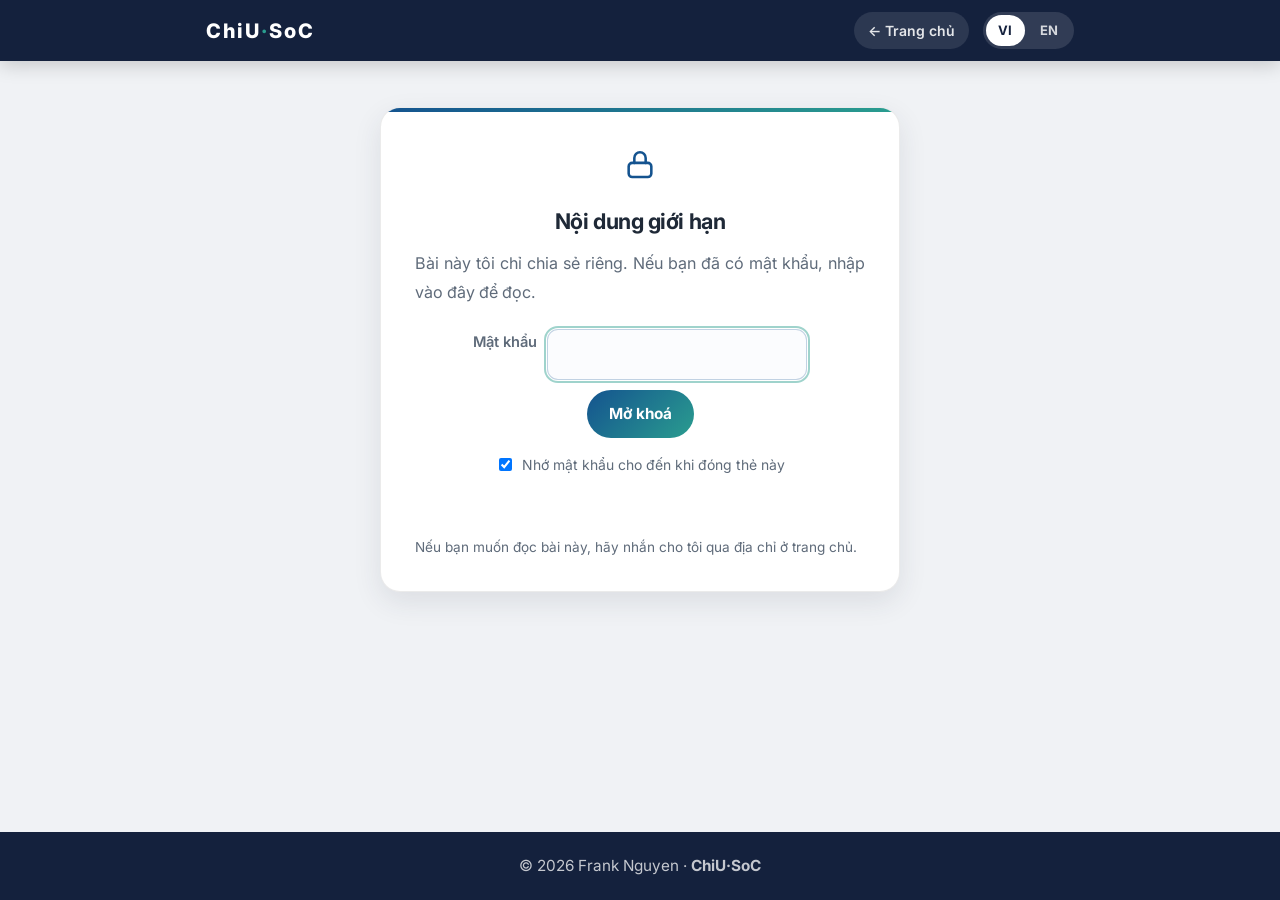
<file: posts/nist-205-206-207-calculator.html>
<!DOCTYPE html>
<html lang="vi" data-lang="vi"
      data-title-vi="Nội dung giới hạn — ChiU·SoC"
      data-title-en="Limited access — ChiU·SoC">
<head>
<meta charset="utf-8"/>
<meta name="viewport" content="width=device-width, initial-scale=1.0"/>
<meta name="robots" content="noindex, nofollow"/>
<title>Nội dung giới hạn — ChiU·SoC</title>
<meta name="description" content="Trang này cần mật khẩu. This page requires a password."/>
<link rel="preconnect" href="https://fonts.googleapis.com"/>
<link rel="preconnect" href="https://fonts.gstatic.com" crossorigin/>
<link href="https://fonts.googleapis.com/css2?family=Inter:ital,wght@0,400;0,600;0,700;0,800;1,400&amp;display=swap" rel="stylesheet"/>
<style>
:root{
  --accent:  #14538f;
  --accent2: #2a9d8f;
  --text:    #1f2937;
  --muted:   #5f6b7a;
  --radius:  20px;
  --max-w:   min(880px, calc(100vw - 44px));
}
*{ box-sizing:border-box; }
html{ scroll-behavior:smooth; }
body{
  margin:0; background:#f0f2f5;
  font-family:"Inter",Arial,sans-serif;
  font-size:17px; line-height:1.8; color:var(--text);
  -webkit-font-smoothing:antialiased;
  display:flex; flex-direction:column; min-height:100vh;
}
html[data-lang="vi"] [lang="en"]{ display:none; }
html[data-lang="en"] [lang="vi"]{ display:none; }

header{ background:#14213d; color:#fff; box-shadow:0 4px 18px rgba(0,0,0,.18); }
.header-inner{
  max-width:var(--max-w); margin:0 auto; padding:12px 6px;
  display:flex; align-items:center; gap:14px; flex-wrap:wrap;
}
.site-title{ font-size:20px; font-weight:800; letter-spacing:2px; }
.site-title a{ color:#fff; text-decoration:none; }
.site-title .dot{ color:var(--accent2); }
.back-home{
  margin-left:auto; color:rgba(255,255,255,.88); text-decoration:none;
  font-size:14px; font-weight:600; padding:6px 14px; border-radius:999px;
  background:rgba(255,255,255,.10);
}
.back-home:hover{ background:rgba(255,255,255,.2); }
.lang-switch{ display:flex; gap:3px; background:rgba(255,255,255,.12); padding:3px; border-radius:999px; }
.lang-btn{
  border:0; background:transparent; color:rgba(255,255,255,.8);
  font:inherit; font-size:13px; font-weight:700; letter-spacing:.04em;
  padding:4px 12px; border-radius:999px; cursor:pointer;
}
.lang-btn:hover{ color:#fff; }
.lang-btn[aria-pressed="true"]{ background:#fff; color:#14213d; }

main{ flex:1 0 auto; max-width:var(--max-w); width:100%; margin:0 auto; padding:0 6px 40px; }

.lockbox{
  background:#fff; border-radius:var(--radius); padding:40px 34px 32px;
  margin:46px auto; max-width:520px; text-align:center;
  box-shadow:0 10px 28px rgba(36,49,66,.10);
  border:1px solid rgba(230,230,230,.8);
  position:relative; overflow:hidden;
}
.lockbox::before{
  content:""; position:absolute; inset:0 0 auto 0; height:4px;
  background:linear-gradient(90deg,var(--accent),var(--accent2));
}
.lock-icon{ color:var(--accent); margin-bottom:10px; }
.lockbox h1{ font-size:1.35rem; margin:0 0 8px; letter-spacing:-.02em; }
.lock-lede{ color:var(--muted); font-size:.95em; margin:0 0 22px; }
#lock-form{ display:flex; gap:10px; justify-content:center; flex-wrap:wrap; }
#lock-pw{
  font:inherit; font-size:.95em; padding:10px 15px; border-radius:11px;
  border:1px solid rgba(20,83,143,.25); background:#fbfcfe; color:var(--text);
  flex:1 1 220px; max-width:260px; text-align:center; letter-spacing:.18em;
}
#lock-pw:focus{ outline:2px solid rgba(42,157,143,.45); outline-offset:1px; }
.btn{
  font:inherit; font-size:.9em; font-weight:700; cursor:pointer; color:#fff; border:0;
  padding:10px 22px; border-radius:999px;
  background:linear-gradient(135deg,var(--accent),var(--accent2));
}
.btn:disabled{ opacity:.55; cursor:default; }
.lock-remember{
  display:inline-flex; align-items:center; gap:7px; margin-top:14px;
  font-size:.82em; color:var(--muted); cursor:pointer;
}
.lock-msg{ min-height:1.5em; margin:14px 0 0; font-size:.88em; font-weight:700; }
.lock-msg.bad{ color:#9b1d28; }
.lock-msg.ok{ color:#15695f; }
.lock-msg.wait{ color:#8a6100; }
.lock-foot{ margin:18px 0 0; font-size:.8em; color:var(--muted); }
.lock-label{
  display:block; font-size:.86em; font-weight:600; color:var(--muted);
  margin:0 0 5px; text-align:left;
}
.sr-only{
  position:absolute; width:1px; height:1px; padding:0; margin:-1px;
  overflow:hidden; clip:rect(0 0 0 0); white-space:nowrap; border:0;
}
footer{
  background:#14213d; color:rgba(255,255,255,.75);
  text-align:center; padding:20px 16px; font-size:.9em; flex-shrink:0;
}

/* ==== house-format v1 — bilingual-personal-site skill, scripts/house-format.css. Prose is justified on every page.
     Do not edit this block in a page: edit the skill's copy, re-run apply_format.py; check_site.py fails a page whose
     block differs. ==== */
main p, main li, main blockquote, main dd, main .art-desc, main .art-quote{ text-align:justify; text-justify:inter-word; hyphens:auto; }
main .refs li, main .art-links li, main .songlist li, main .toc-wrap li, main .listen p, main .pair li, main .result li, main table p, main table li{ text-align:left; hyphens:manual; }
main .poem-credit, main .video-cap, main figcaption p, main figcaption li{ text-align:center; hyphens:manual; }
main code, main pre, main kbd, main samp, main a{ hyphens:manual; }
/* ==== /house-format ==== */
</style>
</head>
<body>

<header>
  <div class="header-inner">
    <div class="site-title"><a href="../index.html">ChiU<span class="dot">·</span>SoC</a></div>
    <a class="back-home" href="../index.html"><span lang="vi">← Trang chủ</span><span lang="en">← Home</span></a>
    <div class="lang-switch" role="group" aria-label="Language / Ngôn ngữ">
      <button type="button" class="lang-btn" data-lang="vi" aria-pressed="true">VI</button>
      <button type="button" class="lang-btn" data-lang="en" aria-pressed="false">EN</button>
    </div>
  </div>
</header>

<main>
<section class="lockbox" id="lock-gate">
  <div class="lock-icon" aria-hidden="true">
    <svg viewBox="0 0 24 24" width="34" height="34" fill="none" stroke="currentColor" stroke-width="1.8" stroke-linecap="round">
      <rect x="4" y="10.5" width="16" height="10" rx="2.5"/><path d="M8 10.5V7a4 4 0 0 1 8 0v3.5"/>
    </svg>
  </div>
  <h1><span lang="vi">Nội dung giới hạn</span><span lang="en">Limited access</span></h1>
  <p class="lock-lede">
    <span lang="vi">Bài này tôi chỉ chia sẻ riêng. Nếu bạn đã có mật khẩu, nhập vào đây để đọc.</span>
    <span lang="en">I share this article privately. If you have the password, enter it here to read it.</span>
  </p>
  <noscript>
    <p class="lock-msg bad">
      <span lang="vi">Trang này cần JavaScript để giải mã nội dung. Hãy bật JavaScript rồi tải lại trang.</span>
      <span lang="en">This page needs JavaScript to decrypt its contents. Please enable JavaScript and reload.</span>
    </p>
  </noscript>
  <form id="lock-form" autocomplete="off">
    <label for="lock-pw" class="lock-label"><span lang="vi">Mật khẩu</span><span lang="en">Password</span></label>
    <input type="password" id="lock-pw" autocomplete="current-password"
           spellcheck="false" autofocus/>
    <button class="btn" type="submit" id="lock-go"><span lang="vi">Mở khoá</span><span lang="en">Unlock</span></button>
  </form>
  <label class="lock-remember">
    <input type="checkbox" id="lock-keep" checked/>
    <span lang="vi">Nhớ mật khẩu cho đến khi đóng thẻ này</span><span lang="en">Remember the password until this tab is closed</span>
  </label>
  <p class="lock-msg" id="lock-msg" role="status" aria-live="polite"></p>
  <p class="lock-foot">
    <span lang="vi">Nếu bạn muốn đọc bài này, hãy nhắn cho tôi qua địa chỉ ở trang chủ.</span>
    <span lang="en">If you would like to read it, write to me at the address on the home page.</span>
  </p>
</section>
</main>

<footer>
  <span lang="vi">© 2026 Frank Nguyen · <strong>ChiU·SoC</strong></span>
  <span lang="en">© 2026 Frank Nguyen · <strong>ChiU·SoC</strong></span>
</footer>

<script id="lock-payload" type="application/json">{"v":1,"kdf":"PBKDF2-SHA256","iter":600000,"salt":"RZAFXnbamzrjHG1ud6o00Q==","iv":"sydZnmqJMbt8r8wv","ct":"WpSUQgGX3vqpHf4LqLF8AdA8DaqTPf2fdJMohR2XkjewWT8U7YDuzgpH3Fo1XQLSEaubcXBhQloFAL+7Ck/IuYxil8LpSA8DXl+w1APK1eCtnLjX9hSiUS0hAcGXz5bfky9imjlXK7Bc1pCRFfheU2gCPi/T12hplmSTO22CreunZgTXAhuD4++aCAw4kLgpmhM8si6fFTrKahZIJSqAu7qLCgeEfkiVZ2/tnK7YKdTdqUjH8wYPmcWMmGZAXl3Jzw7zJKYjsrYd7SWL+37eGMudMghPbCaWRszJaN7dnDaceTP/4u3zKbuwUFFG5i06Q7cX3dDH/aZvkW8c/rn8rnhEkExg5wWBOG5vCEKSWbSaiOkE5y9RtyFgP4QEkeMxFq3zQm6jGbMzwkqRzYf4E37VyzD2V9FZQx+WuNEBOL6EKf6ngrxtesA8nlwnkb23dyACjQNNXuUTkDJD9WwkW7C9jBRHyWDUss7VGvYfI8iqBupi96pnWSm6t9UCRsXfb51WpyShdED41r2ScYBFK/mJm27Q5s9WX4LugNI5voFCtsIXzTWMWkNyaBGYKmbLB1TMh5e02Sc7S0TWLcPcn0C8jAWnp7pdOBZeXhC7whNVaoQ98WE7oK+6KZMdyClHB7M9vuiJRyx5AqT8+kZQofMgaimkT5r9QtUJL5Tz75MvSuJXARX15I1VUL/ztgyS0E6eS5U7qVu9mWCNM8pcHT1d+6ZxHyhebOeW6fT/vEaxthm+xC+c+PrFBb6C6LxIjzyFToBUOj2WW8p2OM3ZIPqf3u5xLfYA2UxoIpMCXqs4kB8NNbO+1Xn2Db1r7iluG9R5cTutiAuJDetyKBpC9QAfMWfb13Nbdo2aju0vgGC5r2DyXuTCGuFD9URuQEde4efkkdgV95dYV2HcqLCmH9tp8NzQhf02mXX/7X75p2TjRKFDRUTF8u6WpfdjwH2VpI0cyPGCFJx7TSfPQ6rOPkS/cQbFEi8/QZfyHym8AcowwXopJmMSZZuqvUlMY/aWqr/kwHp65d61pOgD5Ha7XTKxUn0pW0aEEFNuYxTnRn2YNB/3yRfFhtcoNqZPyy6DquD7b8uXic7w7IXqAGY/tQGGmOCU/BCaRfzUbMaruDyg+7xJoUFfKvoDL4sa+qBuDyGEwP08PCIoAfuVpZIm0C4gSGnCBDKA4dG5UDisr4gowlHHHklkjPfPyjpKOKUFunaCpa+PF+RGVZiQnZFXOMVCfOL7qAUFmS7owLt6ZTOm7sMbQwSt02h5gb/Nyz3behV69/ta/ijhEjD8XIC67cRmfGqowJ1VUTP4Y+ee6Lt6xz1xpmqXV9t7GkmpC5FyHlCrMOaI7ioOPBdDq2zZ/Lai3xETnny0iNYcl6JR+XG0Sg2yRhHSm3mqz7Nxcp2yrsqpXZ6+itK2u8/UJthX2aJ7uffXTAAwuaNtSX/[base64]/qxkDtSK/Ja5akL7NQBzSnNoWYEhavxdnNGRTzMb2jv3V3pdqH/zK0HdlLnRZ1KuOTnGCM2K/WEljlE4DqrNu6abHQfJrnx4vaXhgl82CX8/pSCwRk0oDnwMuyw9YT5LAvyxZh3Ov4TUVDYn83dQHt9tGKLH1OF4JPGT+oFHeopUuwF3TZAiEFry9kAscoxZioGOEMyV/SE8YQSgcRPRPKshbvH1GXASY0uOOafDHisCsm+NWFmnLCTFAkHkSFHSb3himMoHFCKQnEujUdtT79TpuIWUoPtDO69UiPj/h3/tq39SE64LhgbNkYvN8GWju2TTJc0pGYt3TY12LBtqj5PjryC8q07PFskNYDkGYNYQSHFl6OUIIJHuupsU+9NmLVHJzmyKRkNBJ4H6KTskDQOg4Dxip4NPfXxlubv3f1lJXaKjeYVjxnROCyKHYOl/RQ5M3sOM6to2j0ri2catidK/AUvlsUVECyNyQk8sS9VE7JgaQZcvxtV4pS2VNOZZUf8oxT8eRjEBzv3JdMqEzTXAar0hiNAQktrHH+Su7tdhLuQDr+lX3nM1wbqWXHZyy6h7xjvnCt4WYMv7qzb/EZBUQnZHZuo7taJu0gZCKCp7g10TOJvlXS8kRf2G6GBYhqcss5vHcJz1lBMCxMHD8cx7mfYX9H/uQw0+zKpD22DFAtnkZgaYhpRQMah2ApuPQrOk0hIVPnRXaaO4mKoSbvx4NtAbdWmdbUnSy7EFve7bq87ziyJKYbe5qzDjTXNM3AT5wgBeKIa2VmZvqmzd2N8q3Q0JKCgDnuE4ZwnS5WACcsU9q/xi2wIuZ52HdsG2LJ32gYQq4Mf749bV2edKBe7BkKXagnQ2Ty7ctvE7Q0+fQJrsVL//zQ9v8RpykfgFdXJzNsfhTySpOg/goLqs4QaoEMQs3XkTOCAVEOz4JWS1dMAZakucQ6thprGaIb/ylDZtoPUU+Ze4hm/aNfVon6G5f7l4YG01MLPxFWny3oZ0nks4Bf8r1wmmorr1ihu9yTfbQZSS79aPOxbUj1oYoXqpcaoF8liNXqu04HeKFFY7r/QzhzXQuANEJTPtM2zKNgjucAX1c5g4e24+mywidXutctR0+baPk3dzaMN5Mc8rXZIzqNPuIN/yn40cP1AqYp8TeT8D3O5vaS6injcB4+lsCYoeYXY2koty5qRcwxsVEvQhQEJ4CsvA1gcfOLmzYr63+Ef7A2KTY/TJ83uTlNf25dnFlwfDaLl31nXfwlnr/KF9hQb2MyKylsadB6lRC7QWdYA0YhHDLCZaD/rVqxc+eKjTz9J+Ip4+tK1Zgxqx6kUOGdIP5S0fd9t7ytbZps/rhmx1rAY2PnGMXLg2e12K5WlQZoF89WQI/+U3xRmKrT8R0Zz08qMXXTxXxIi/yp4P+qDAU53QG38RH8FYBlv23o3m0BCaUDZQ+EW/iI0XCO0KsoRGI+vEgT+0y0ho6riqbLwR/d68rIwhIs7OSIEv169/z2L5Hl27r+Bcd14kpUfGdPKlVd2ZrDRcT5OzaOJcLJTKuxwZTxHjqSWb2VZBRJS7nWFCfi8LI4rPg1eLV5FpPtHRzmHMhGYQgyg3uuv4uom+Gf81aV3a50t+VV5lOpYDOZsY0W0K98TtL1l4GUJARFCNUW4wStVL87Zd8F4C2FletIhhqhYt/CurHVvKuVNyhg+GNKX4tSztSSboYqsLOLBGz5zGsqYanlUv9deWruTeHDuaIH3p3wQHB0T0QJWXa89PgUM7ycAwxaAu4izcZprvASgMWJRn9coRCmYUlyKo9wSyQiY+R8D+39Jr1WVVbUalln730Tvn2+i/[base64]/4lQepsqk6FcGia54hHancTkbj4x7QVwN4Efg1N/hJbZYTX1m6RRYE3sVWtim3pM7L3LB9eY4OE0Js/PMvYpSEX/Tk2bORARL3PWN/pry4yKQaRiQRXoq3f//QBOORJwpiS7wXct0Y/6ocyVLftFxlAp/uWc/096Qec6bJ87sAeajlW+gnqf+Nw6kX4YzfVSF/nycciCB14WkcDvsukAeu+jzM9XdppgkTx34tO0SYInKN3k4YT8kgTXn0CT653YnA3FWQAL5Q/OuVeheNP3Cjo8o1TQSgZIh7uiNM2PK85ZsdBqVYZaXrRa0mtI5ekscu0h6Zr+bqnD0pA/AiSncpKg0JMQ88LtDkKNkZiNWrrlO3SOM3rJpIHSx6pdWRGl+5/y/JLXnc83PaNVWSKFneibLfmYJV7P6ktZyKIMGtw2O+aZF4GCtCNTzNLQWtmEGXTnaiNRCt0B6yJmKnZMoJTKyU/4xtLXf0Es5iV7B0rNSkT9g+ps/t7sLudEBDsIXVaOZhKzowBn44PM8d6zSoKueivWgz76mLqwlAmGnJJdikOxzYa2LI4yzTFcV4CEXu96VfEFEsUrRGmrpeT8TA//7jDA91BgAEKpd86eFSga9Y5cEpZe+qzQ559+Ct2Qpc64wG6xtUcQvpO9VO4o4n69Bqf4NOAlameJQ+g3YLtm31R/cfmUTSgPVF/ScWNdcg+cvUi4eIFOpAMNaBxVv0K4cAh23y3PbqZQ4qa4Y5jTEn6KnUkZD9GsbhCLjDMbHW+vyHWhMuSEhGVRCXO//tfNIAJBoKhN8pHBA/nsnvZiYwK50UJZuo8AGNc2+fG3jGaQxAQ82dFp+jaa37xtg1Z/QbT7tpskk6N9bAdBybhh6Pz6aOqC19Q2pr2J1UIgt8RjAwiOe532gNYW2qxUZixrdKyejjZGUvESBSLOW/KBoQ6TspD7beoUSZ69ReyPwKrPmLH8vELILgGjfUPUrmw9VonyOzwW+e/Ybvw+onh4tTJBQJXXAC4z4ybpcCdfMAjvoi/B/giEdI9wLVIgmza7UUU6mb9IjUgyATrUn/2hLdcuKYo5afXdMQiRsCouSwHcjJGR8/l12QYfbBvSQd3uFlSQG8UBanLeV90N/KvHB4iwFIFTqBtvqd6e6VTu7bYB5Aiy2HIYd1K4i325G2kF7Zj/UFYPHMNoDAHG+SHEe8lZXv7fLMNcz3a0mLC9iFUQECLxJIKytlHhCKrGXOi8PTwv6lhPfnNDNIV9QWDcFdg1AIO8LBhr6dmaXb2Qu7lz/b231XCArbJwU91u0UoqcTeQ/B84uEwe7i505ojJrYBsTzc0YA7hnjHXWUaiVp6wykqLtWvtKBtmVl3TgL1pcx9RA01KD59Pqi1PFiH9lOK1RKUFINKFNehCa7duUIvx0zsvYoEcwVJpZPkkOtaPJekXv1G6iJTIJQrmzzA7gw2THoBJdipOEvtF0M/LR4EfffhM/6Z9baFpGt6orDKyyvyne2eXra9IUBBgVnx76DwqaOzZG9+IOJxoZds6ApOaYt4xBL0GAH3jBJqPYs2WZcA35pQ0zqgm+wTPlaS7wyyjWUhZTavO5ROJthNEHZVWALBijrtF9kGM0D1mzvPduRqk6IJe+ULlJ+F12oXhH6QWTybIMOxU/vIWyUZscqCte3MI2ErlChnpHUeKEdAy+FiG+lB7Y3kcEGuysAb3pPUbksYngSv0s8LsPv/R/9+H24BwI5I+jnc/mk1SDqQmT/NnoUdWxQmV2BfryZ1eKzCmvE8PcsfIIQAwtDh08HvnKC7scKRnLK5W8FxCuxa2oyPeNYlQIw5sZz3urcXD8BUf/lYmFJpkoHHILJdzTqpTrif10DOBzEY0ZzEZjB7K7dyCIAvM/4hmlWl8Bj+OIEcqMks1IRaPtylKa6sIJiMuD9ISdQRN5V1RlNK8yl/1lBDvcVumwfMmV8ED5AkENeMJgVqZXS6m6mr3AAyVC5PUfIkdeGPGVuXaTUNgAJ733vqHznVeIFteHdg5ODmPRXyAdRRTIySNfhJF+hkJ5impOaHGTcopB486dM+k3Gco0KI87jJMUSte5LbtGS8/dXmw0+ZTFV2ZhvDLMnx1VVDEn5XV6aXTdUF5b1kv3bWy7cCIXq2LOb8dBqtFKB6uCaJahRbaWL4T6K4W3b/h1gUBLYTO+NdqrNZkr+6bXB6c38jUeMilZK127ZEzdQol0QjIPrfmaYv+aIBVWjVp5sEhdJbAwNW7ZsDZbERCUa5xpIZ2wN5Ivn6MZTMS9mOYt640QObnLSAQ6cJlWFu74QiRftIczzbdUnBA4I/G6TQ2oX3VFHuhE1/rP5Swo31ivsxOmAFmMES1CbBoHtVPJQB/[base64]/JAfC0+oIdY08ibU0oU6PLULPvK3hYoF6XtiPFjvH4JTFD66+7+2/akxEs3iMaRilrhi6EDjBOzntLlLAHYqNuQhiigXbSGRUbx+JdW51dM7efvyfZ3hxnte12EF52hUnOjq6SZlKEB3d6QQC2i+D1iaKWexw23j1E4TC/GgZRWJP7K8qLLONuUoBfBN1ael54AmBTWs4L5iFH8+6LyfkewQcgemtt32cyR3QvIcvgCxLXlO47YqylUZ4VDve1H/fr0lh34vwxFNA4zv2pj3BEc4Nat8Li+3GnT2mYrL9z7uV3pJsy8i16rQb7ixMu29rXYqLSXJarIcYnLxFlc3Uoj6/OP3alk2J0RlP/pc639MzZCiKc+xtvJ2/XUxBgh495DDtckrV2qnoKHB2bufEDvMZmG+W0mWWhh1d5yewpEjhTo33xLcWV2e4mXM5TB5QgKKJRZUmmBZGmxR5VJQiHOpVN91+nxEnxTc/umZRkZcmD5tlbEzDzoN0/S+yZq5LoHNIt2WsAgXCifESkWjPa9K9W0cDCghsgeKMJ17qj7RqkPAjiooE3ijuFlUieGZj9bllmX8/pZGDMRYBWHsPAxhMQJDvqKPf2LgUpfAk6QYG+CZE4Nm0pn0pQq3iGG9GxqpysTMEujZTgpfzn3xQnriW57JrSlvEdcqTRcWs3i3YTsAljYKptBH7bUi/pJOUkidBCDCmFYdoTJPUhrOfzrJG2uLq6BlveSyeJ6b1bF7LKURBE+f9+6C5FqhzyZ9EmXFindlZWQSRkGcrd1ISyN+I0q2aNlhXwu/fJgQab/UTr6zr0SwSHBaP8D4ZhJUtC/JmHuW2gZ6Az9ds3W0ZY7qG71/0YhkG+tPtq0dHowNCvWCDFU/DjF0uuiXtbcSHp7iiUqpOmCD89+OCLccDnEkZmMIyhHEf56p15CCsb8rUdZk6M/TENS+QBecHyHZ4W2iDe32HeHkWHaxpo6Th6Q9uB7mK/HugUFF3sW+Nes5fMsm+OqNIVqvKbR9CiCdQEtG9Dd8dKnmOT2VmXwWf67+1F2vwicpaEyfgmvdlcrqSCw7gj35vG1KmGpsEHZ+gLEhZ8lfU2dEVToTaw/GTc7hRdmTAhhKD7x6WNrZuygTfdJzfLcfCaDarCSOspSL5epqsH7Qqj8bLvHsC5sdT5f4E9OFqk2MW+nXVT/Qg/EAzQA+YsdM+oP7VtgrqyKe3G8d85pIW/ltkntLIsNtcEDhxGVcyojW8DHWybF9U+TBI9D36HZ+hluFw6Gp02Vaat5gPwzOlVFMSuwNtyEVu/h07H+WBGbmLcIR/M08NvtuCDFP//BqDHQ+uuTGOi960j+TtDQUGrOBPuH0HODmHDXhAVV34n3wDCMtJ1DrZ4OPOBJYZwKRbO6woTHD59t8jUyH96aJnBKi7aMvY2hznAvUxc+L/3b+4FLwmQFQkkbFa+IW+J829yFSGycOQBxbNqBMmftN2JAQ+zimI3JOXMmARMIvJdK2pBNe09vFLTOCA7GUwlsgZZN4uem2fUVhZNyz8YID4WYnqifW8rKDmtgmA7TUhf+HSmeiLGw+Ks/QrrKjhx6XZ59Kzvej31X5Fo1iYE0szRfalSXJjZTgZkh3h9eVuXURfhXe+Q/+kPX/TAmN5j+VQuxgLsT5HxAtvspNhi4PKuUGT0GVc+HTemyXvCjLN1Oj1DH5Secq+iJga/y5P9z8QU4t2gwNNCLKAVm1jO4uVTusetm06/UiXmO7I0JFFyF0GVI5/leVPaJf4dVTTVtJW3180HoEs+429BACP4nNrMzo4iYxapHDaY3QhRj/lZIVliX6o3SOjsUYuBDGCGymFttwcHMDqABkLzBRSe4gXRKheAAo3Gi7kDyhmBgkEZAsDcmCXyWPJxcHcqOXVly6qEPvqbvDLJq2AH4py2vKx3kL80RJtxVDY0IPRleeiKq9zEwAB0vf0Rtil37qG64Mc9i6W3AoDjO/AvAwjanHB6LKsT2WrY75daaJFyvVGsTx5ztVvzaKW0Vs1z9Ofj/mY/CScZdfoPCr8Q8HKle44FNI2gEe8pBxwp5wOYsegXQjAnNznAKSJ+Ob6RujYGnoKYnwWSoyRvSXSAOiRm9ahm29gymugGvPjp//dkBnHi8+tmxA5w1UQnUZjmltA5i6GRf76g3K4ZTU1pAACZtFN3aqe6WQGEeMxDCYoEwD9wZ/[base64]/TLe/[base64]/GY1FZ+fzyj5AKitVoEkyxb1NhyY+Qbocmk/qCXkkn7eDlDyN9mlrX2t9jHTv0ULSJ2/S8oyscd34BWj81QqnOlO8YNqoWFInHbEyMHQHl88dPDQoX4Ny84SZlXV9eW5GVQkZ+NWBsJCsGOcNUbCWQxdcL0b31TuOhS+aA8+SPR28FIC9PirzUSI1f2Nyljwus/p4QWNxtw/18dtRPz7v0LOUFLftZBa9DuhmQh9AZadpQ4m1x3dCihvJnsxycuPCJ5c1ROAbRwMs8vGxzI+5nh9FnxYpf4RbKOmU0xaCfyFhMRY7sPOiDkerKDassQkfpZ8gEKXD5zrfs1KtgBcYV9wG9Wp3fyQ0jk/97vK7gArL689hHg2TVGGBJPs2zQjIL9D+j7WtY2r2nfEf5TF7cdLBE5CrV6t6JX+SNDuU4NdrPycM97Fn3WmIdpzX1Kyk6VuJBBiH/O0VScKxc7HLiuV1L89knrwlLaKNWpIf49+AzcBZnKiv4HYMJVbqTSwN5u6hCZKEyXLKXHA/O9Xze4ozQBQFcMVd44h9ypF+MhrTZLOcPnWL205vWGzk2fJhHNS15TUUg2J6/1j94eBOValIuVx4Vu5NxVeodF0ySxVqdwC1kwWfnfHwClLNfEEJHghiklkHQBsyAwgIZfsdVQHlB2ia77L1vc6ZqFcK6eNL/[base64]/hJ55FHXp+VII0CFVofPE99c8f5RkND9s6h6lzDyX9cYHaeVh8nlMOkjC1xgM+XWPNgdgtL/MIupl9nY6CqjFY2CsdEyuz2HMRK4aXXiq8jk32fTACDRhEfgqHA/nK1yH99cJ9qlys5xtliYH3ky8csfyKumrTmUVag29z/eKbcYjjXljJ4srbac2mK3tmb8R7Jf5ListXwigf2YWxCEhyu4GphrvM7k+HzUiOZ6tDBXMQnZSHTVrB8vmKLQ7HWmvF3YLum07uEFSfa+K/[base64]/j3CBVZH93bQOTCwgq2wY9pmmL8YYIJM1+rJ2SKebZ/L4lyybWuuzadiijCuutOv54ivovwrdG/qplX7OduXUlU0mDPEh2jNpzQ28oR/1FcHV9/NslxaQx08KKApwudzxhXtAuifI1dPSsgowIQ/LZp/dq+ksp0484RrWKoHcTmmaiFHDAAJQ6bauhnSEsjF3jIkxT7MoEWXLDWpTSwRG4fuTaLECbGLkRUhCFO21LWQ1Rh14EZs40NjaNzx8xf0pqhKicz6Qwo1+43mFJsaaH29QClqT2Qg3fTvAmC/XNGKQXGOmr137PD4ye+KdX5P7DaQq1lLhMxCoBOPnjE3ZWFbdUH2TVb6/zFbx0WxzEpkAOa4x4Pr/tFnfcAczSQUGO7fgeVg8aGJhpdXrEVwFZ7cy8UIXq0Mwja39cNmB1OyS3NJhRGmik2w3JSDTRGSt5SmynDTCeGPYo1G4awlKuwyOkXQ5rwqan2VPdVkLHW+T6SV2GkyLBXHCIiQcTH7YXSJvEt/zQY40N3DyBF4gwrPduJYJYTRNJ3ZdZKb9h0RTnuhCtTlwRQqpqgs39smbDgALi5f8RI1xhRGsZ/Xcu9DUCcSWDpQBvsiG6qqIQ5QfftFw9LjmGtZvMEqwlYjyth/36VKEhA+Ywcy6bh3LlXOo/ClgsJto4zk4kcSYDq/elkqcjF3iZh24JD1qTzpw0B607fHph0rsoqMdLDhGKXqETNqUlr08c2Gvh823tKuEoznvlKnIN3hOept1BU2QmFoIFgFfp7W4EMo20RNd4NyVKhcMJPDIkBjI+aVRr7S9GJyH2HYixg8UKNDYXE/1VE/QMhX5uDlRvPbdLd1HhTxczVT8XlPsb0xs8ABpFARBGW3NuS3QDlHXhmLPnnr74glPic6hgqB/k18REQgSpwm+GlU3QeH6GGR6wjjs8GxQbCEtOgPdAmYXGkKQMHfCa7D15UmEO5qZ8XvtXBayBWjoZ6qBFFYYd3gqtaDlrgJMgC4AexF0w1LMvRgfNcpADd0EVeG6vjxAOdnvcrBmi86UbB12kzin3riRsPWzqQgKhaGgTwzPzlq7AeCx1EaNCYCtMGY/uLbmrskSBUAuVkz5OqKZeQosKAWdbLqt1nWUNCdorF6y0ryafggU5u85q16UrDAMsppiXFSdoXd2+hHZQ9JEY7y9cn6qw8Vc34r0z4B+hhmLNBT2pKx49bf3Syj+KhU/G88fZ3DS030WD0m0HFlFzYfEfzX9cLzYGIWdXy+ocE5FHYAjbSxSfDQsIn+45eupsCi3E5hVLMcVOoY4DSr+92V7y438xRkseJ4OCco8K7xZLZpyo/tsRD6C1s2vfWNiDwbLR43cgThg7QClZWFYQimz0VeVHyXGZ+KJj2eF6SFlKQ1CFOBtCSbF6ImYVYyn6ylkpkH+scnqCwpZJec1o5nzyWQnq9Njaf6I3LO9CP0HNQ94aWlYl+pvAqsSzdjCMw/rEqYxvHIoqz1PxGRu6F14tJ2oE4Gz4e7p6jQaVtQfXqBvacHP8s/fTewsjjCbC76rO1j20npcnjjZt4v67GpzNE3Ou3p7jZYz+VU82aJjQmhvbnX4h6Uy7aMxOtaby2bRuhJaaSfaHs3sAKux/Ym9RIscweAb2ESsoGeuHD6QQW9eUnLPsPl6U0xACnkavnmxn597/lNBt4a9n58UxTbhB14pQRRyq+f8o19p4OWEdrX/DUoJrH3BzPEHKh91jSq6yBg1flJqkVMcvRH+jb83EtoqN23g7MeUBN0hBfhyo375hKo4b4QqrI8Sdt7Yvpt85EV5A0cVCxQPwT4KYWTDewjew5vIlfpxI3qJwB/Yol1vgtOnOoG9oH4XkJS8UDBQcPGFmXZl/l4PimJFW/oCwthZTo/790hB698vaSjwKEgcey3qq/5i1gG7dGrLXZHH8jAjF8N2yngfFrx2yn6uct0lE8wnwGYWwZqtiQ0X/eB2qjmd9j0mms25068BVJGvngpyzg01VNyKku8aqa4s2JxMz6xYEpDJHDQY/QuMbxV52yfX1fVoCQM6zn08AXJupLL9TIrFv84PiBSyGzK633FsvwMuZiPR6v1ZNY6HHmMxaThMrEhKIiwoZgz4TgLE8PFR8EyqJyZQOR1As/V33ko9WddT8Ug4QdQRDtU2b0xLDrs/PExjdiK8rYxmkwjZFto3BvtkfphCDbr/gxTPkBuHIWZU4xBmW1SDKaQS05WW3zu/qIM1UH4bvc+/WW5JA7VAQJO0V/ht9KEjOnS03Mr2qRaFUkFde95WfiVtYybGFoeqwDZuHWHkkZM4mVt8tYSSbGZ04hnNSZHrS6tvCDdinGYdCwD0/9CA7anctHVT4slTfqdHCED2tS3yV20tg4r8herVSw/LWU/nubP+udqTWp1n3lewdKRRSyQLoytXKcBNRjkEXHOD5QPoso+5nVr12jEtiC9fCVkLN7LBlcNgQ9LZjqHlFFsjaF8G80Y7l2lXB9nLflhAhiNbq+f02OKEfVqeZHaNZLOT8WF3Su7I/5KfzELIWQc29WdzGkuXnjwsJbVj7er6GkhmO3J6uusgBQ0ia0CjuE7SbVlHdbXvMfwHiia2OTat5IGb9IiHQ99uiAlXXE7OjxXAKLbk8Wmy/mrbneK9M4fesfzjeqsvW7gsoOzKQeumQOpVdBcAeUspv/7FePlROa6GCAPMeLoHFNblpz1D6YVh0TkoKS/qEbVRZZTi9wfdiE8kNxwj1hyvZGoWGiBylH6ekMs+BQS36zEotOJi7GfepoDeotbaHTY0IGRReJgO4kEw4OQRdIBp7dPhfXEsm9nVjTewcFLOO/tA8c3g0MRWQ9MW+qiy5rxXDT0jd5g0b/Lw8/0kL2jUHXQpPmpkFaLrakP2vaeJ0HrZHVUOTuX8IEeFprLomfXBa9DEjE3G9jInAaTzR6BDP70aIpDGAos+EbOKf1kzgeC8HamEDs+sTzQrh1ZeXpXXOshcmu372vwV/7mML5zNkEJQmdAYQNmlm8pzs4Wd0E4gkdXyxqg0RJxLXklpq4w2l128p1I+Yj7zXa1J+PdCdubgHg32r4jjuIAoenzX2SbVGRQyrgKDp2l9OHMdKqzfilLgnlXvcQ5zMFNx6+Y0pzgxBamyDQ5t8/kdCKN8WNfyf3LQA/VKNACk+y4m+PRwp+Zr7ZHMlEv23nH9il/1hRdgXZ4yUSD7FoSbBc4G6bwJ16pd26NZkyhyJcp8RunnGyC4McpHvfdILiPcV5vRu61KfPz05eX9IPvP8xBsXxChx6DrA6hs7srDebxs6Q7iBflTnf0TnyGuhck+e3E9gk5F2jolnbXbnhsoUbXLjIZl0mktP1djSIruYhbrczWz+LuCqTGNdZojRcNY2xZGie/NNM7ZoqfElYZAMNeT2XT6XWJsLitGNTTsTuJZOqJ/oVRezlrAT83YVfTm9UoSTnbZUKrauntcjewrR4QVdf8SVoi55vb7jnAWTkx7ArHECvoOxNjrWYDNEqv6jt5MQNCD2lG+/0sPw5UdIy8akHWOzRbIhwZaU3vUPDKPeX3bk4Gnu2ShE0tEfNpkXX/UxZTyTJpoLJpKSwhfayuFHw4y8HBHRMZNXnafsvDcqiugzFn4g0ETEEFQAdX9FppC/umCDtmhUz3dYh0HtBhmbIHWsqJVRjxIKDF324AY8nZxVOvB8p+7YWRJUE7vlQERhU3ZBuWBR951v7Fp5BuBiu6dE+1OyWva5Wzx0EW9vQT9XI6DQWhZbJar6TO6m5/s9lW0TnYMqgbaue4PPcgUrDohp1xKWsmO/VQD18wQrRmelHvN4UbMhKJlUjexCKh9USyCuocWnUbXd6mPrgrrZNu5gQk8M/7ai9COL8xKD997MH8eAGaxT/kcoLx1kjTyTCkKSEALKQMYueaXz9iXi5LHHON7I0m+uH/8q0aO3E/TWjsK5qB6sEVararZrFDjcKkD2TBOTMd/ls8ilp2jS/CgKR7cwjJteRunFVxhx+zJrvkQfqzW+mln3hE3cbeCLBZiLkhlYXBmnWzttUmKtrSl4Hk+12S8pHwrgYOa28Fz4+wT7kajMmhBuiKu9WM6wTRGQX4RuhCEvt/WENRQ2tqh6Nf1fMovKGtN5l+CUENzCTA3LuCt7KKxsqa2UI2+zifwky9lecbd311XTlNud4jGYQJE9l/FG3HXTmj2h9DqyOzEgXdQT3w56/cClnK8+AysNTlkS1jpjMtbrcUEEqsNweJGFN6eHULBSKpEeR3U7FXndKJn3ije1+AuGYItJq3kCKcENyfr8V+IYEtrOLLjMdJS+Nc/zJFQOwRCYnN75IoavUAHc2uQpjpTjid8FjF058U0Wik66rH5ZxC0CkEjv/sFK5r1WydKWkINKdCX6OwOdflQG5pm7NIathxY7sAZp4d0tDoV/e9kIandVexIZT4O4R2eNPyBKQxhuWo0VQptW7Q0D3H3ffpQaDQ0Q/9NCKvz7mbronyCsAvbr4Ze9FkXEW0oe6oOoxoCm417eSmSDZ32TQqq1HVKcw7jpRVru2g00cp/hGaDIo8Ji8KLRIG1RwdDXhZJpQpj9w2ACAUIUGD6ZLekJlnPFnvY/mn0N5z74Oy7YMX6yevwqbPsnR2tks4LK2yO5W+UI5xF0CDtrWYch8kmXr/iMuAuimTfizf0KYMQHaYAI7C8Z5Pf7KyrRYickqrCu7xxQjmhOXlq7+hkq2QoFIaz3iTgm3O4LexdHMVkRBV9jMPuh0jYbkSqA5dvt3UvGedi+o1dOPDUDhbq6qcwSc8i7XfuvrqlGytNTCTO00u9+84qCX7Wj/6o/bNQ0bKdthlzxT8pBASZqyoSmJKcwRxLSPVe/2YYFbzoshS0xpFzyHDFhLhVf8rnSSAGX8XxaF9BlHnO5NYzPzuLAYRmVgqJIQbQgNOiHYfRyEQnyy6UT1daYZ3mhHmTZPxSwIs6W+jxYttSO06mI4+PbEmAJlk0C3LM2ypta3/TwW6Ftt/PjPRg8O1MGhuW1KfepvTg7IPNNnFZTDlDjMNbudbocPP47Ne8N3L6gga38UvtfEcE0LcANUOjXO6xl4QeeIgEPMhghV+UVDQrYrbr76tDxbxPE4VgF9C8SKQJwvCxjS0UiroCYt7mPOtkb8POJTH0IHBFZyUum7h934h5TSuWUk4XzI/XrUnsGXTh2WmQGhGBubBJFEk17srh08zqhXGsElvdez+UkuA0SxzMVE/K95LJ3nevZGlxRd7aRFPwnuJAlkBJK6/ZSwMeG+Ynmj2xBbsSU2HVsrksGNufh7qf7M4SWWHtP3kHxQdqNHtYYlDPl2tKuZgyt8zYaaRHJM8+b+vLm1c+lv1dXMhuRGBdW/nh1nJdmGZS54TT8hhLBe+rrSh9fgI+u+V2oNhgpLJ1NrNP82yU50KcWcSpZalLA0a6282TQBtcgQ19dEkmzLWgp8JfQ0NZUqDxgEKdNR+k7Uwe61ioBTD2th7eFD4orr09Y1uZS/vmUZZERJDc2nUbR74NDaiCiy9eMRN2XPjR2uLBJ9IyscPM5lZQKtaPHhq2MbxtIXmQH+CduAmPtR3qzaFeyoBsOv6JtfxMS6bMeZyeHSSyd/8gP0mgfb8JI1J3WLjvfFFIjLlqhyvug/X83e5B1jYXiDc15IDB+l8hcQK3/bUl6KVAMUFPQ81e5JCXrNBWrJRlnZIRFvg7WtjhpnljXov7alpYQkyju09jwzpnZieTlWi+rWzmNknW89+gVsDvNyfq6litlbQebhXM+R+eQDci2p8glBWJMs3qRx9RPvq88gsHeHsZfSBN+upATxo+7cBQEUHjohQ+xkfU7T/no3roQlB1FUTy9xOGCeTlqKVMCz8j7ksH4ji8HZPiC/7gmRMzF7C7Xh9Douzg+VPsvjOdz6DfUGo7ZO7XdOvGWqn+tpeMvR6P3wn9YIBdX3p5Ta9G4Iky5BRVF++k+azqSnnYYTwMC8k8TboIjCutVhMzfHyRpFma7McYmLL6X3OKN2qftLfui4BSIVgv2HImm5PRW3hW5P6BwQrMkApSJLtee6LYWM/ApITIRz14U+0SZknY3I70oKR3NvI1V/dmWgkf7b//A3j4pvXgK197eJl43oGFOVYKl3WDY56FoWlo1SEaauEWs5JWrzdsJT/[base64]/RRauTgNWgwxteIKKVO5u9ko6UOv3f1ssonVnslW6W/a9ktOB9AL/yi58CD/N0//wbQ94KzbDny+iOL6Amm0Ju+JSIgnw/HDshVcXCNHXzb2fQMvB7S17/SbgEy1ydQPffcyBTLfb4UrORfUE1Xa9hy7R4WsxeKDmR394mhnzf7Y3lytfivQox+abwDK3NbqXM3jhg7AdivA+Xh/YmI+2e58DND0TtqDXdFK2zPIvmpWCzDO355qn0xQH4XDFq3e6S11AklR8fI//+bFyTx/OkqS7i5abbZqASVNOuqj6U1KUwEr6q4+XN6hbF/JCkLM7qszoZ6vZe+BWK2EepKCK8XagX/HN0eRd3pemKVjGy7B/Tt4x9qaYbY/[base64]/rIDEbj0PfiTqVWK6nu3ZhY6UNLCoRzIRksD8FB+j8V/KBsv6r+5trvjxMM/Z6mFzM5ou3CF+tSDXVd/6dkT77kjgwKoBoOxPnSGsl026YPJ0kpdgzaZxMSzo+AMm9knqmpxeYEalYPbvA2iEuWV77Np3ZAPepJoez8yokMa0i8naSjuDunfViEmj2yXICiCCzzMsUWtOOyJjcGBZwG4l1EY5vH1OznXCflvp+/Ean8I4Hc8GGUcKdPlHKrON3THvU+ut2ojyrHS49Uf/5rLvTdPKk1s4KXv33aTZ18zyM97H5CBTTLboZdqSs9lRdqLCeD3RrZVkbDZPOnd7zQC3vmBPXru+iUaSMPEgJs6dYpvnPiPMrlYryJTluU4b3gZMQLhQzdMk1r/359K18mwYwzDaEEDjUHORx2sgI1OF/N4z9apiUsLez/gZpbIrGC95Jke/jlprcafFaqv+Z1DAVtimyMOWN/Gm+NLaiTym4pnLVAGodGGsOYnjIYUNFUrz2EFSkZDxWZvb61k0lTawqjXMhEC1/TcpmqYFkVha4wedRi8L12dXc6O2/tOXwk7u4Gwq/[base64]/[base64]/DtAKJEHN8myD9rhplVv4h3/KatuPjsTMbcEM3IoPsCUAdOwMjVefRIXc1jv13qqj8KGDFD1aIOD+hlR3B8io/LQKGGkTFXpwAjS2P69/Ra6ag4hxKP1qgfc2g5WFpBKx2gQ3gLqgIMuu0NzECAL41hpe3b5WI91MKDBFfOo4z7faI+XiYHu9qUC/dLhIjTmolK/M8hvT3H3a244pRydGHHeyE0KecfIU48V/Gus8N7kr5Rcgt9xWOYt6Vb4PPlS0VobtC9ovZLPYf/ciJrvZxx2lHBTBp+jEJ3GRsL2qmDkFmIU146VixpxAjzNsO1ydV1aaazirdYnFtcWjCIfC5nWIxICHhZ6nOC/Z0212WO/upeUwOO2Ot7wM9IjxgIBbHFhGIUnUJ/gKB7nDEfVNGkN5MbW0dZP0N2QcOQTXDPy6RjLh2wgERP0sH+aLwcX2GsTV9z9aRhNFLibn1rfwOpaDU6ptkEmZtw4beS3vHB2c4kzWfBNOD+0w1giKs756yYZaY2WmpLEUwEqzDAiH+uF5tXEKSQg6Tf/ArwMh/3xEJ2L6LyEVsK4vERNLNPRUbc5tMvegDAh4b3G9fZq9iERDrlcFUGfR77nmkfun9xo8VuzJlXVKr9F17IttiCVrOTjuas2aT2HFuDWCBQ+K358qOTNpPkDyU2uWnI4oqao72CF8nxLA5LTSsKQ+s/nfjLIIeTGDB5hix3/dBKMQMHNsoUezDnfJrQAM/zkjwLeakGzcGFR318aSvI8ClhXz4ole4APDmqU8Wlivvcl26ljbYhV+EoJlMCbccZHHYctnau9k0QmxoMl+EqRZzESRi64XCf6BRWZtM/JunX29AmVFWhmYY+lidK1XPMkYlTMp8AoyMVuHe5ABM4ZIP8EY5EVm6bSQIdXcxhlbamtmS9CCgvUSgP/51xM/ozpBN1U1oDZERzAkKR8oLqmcLYemiejt7qEXin+hapFGABdo7PAJeXHBJlAM41VMKVEVPXQFjYAMVOWl/5flt+9RRLNdESeNvzKzk0vNUcx3sHQcz91nNnNjR94sivXPZrjPzwhz4+A0MVHHVYj0E2yE+k2afFcPra5Bv23XS73vlIMy39426LjwuOEt37klplg9ftCQkvwH1SDqMgN+L2UlicaQHyG/IezeFj+TV7uoZqMMfkMzeis2SCYh6+uUN1rzQye0u6fpQJJ2T0o9o08ABrQ/1ExZoqtLXGlVaEpCk14uValgp2FszLj68qXvOwF+lAn3K88UPdBKkjj32wU8A0pUIo5FDo0Rir06gidblrsLxzDtqxGF00qgHa+USwpsBn85yGrvrw6zzfEzDPG1h6cFX1fsf/UjeLv4NdBV/v2IcZxXPwPKV1gNzkET8BrA1R8mCLBJdhcNQHRQuA0bFxU2a8YpQDEBf9UbaqwrIGZRaH0uxLvKB47WHAafp3kz+1op95xF9EvWefKHHUQNy6p7kZiiGnNc9Dyn3kSR9zpYDnuBDmvduwyFaI0G38ci3yArzaorRyZ5QLSDltoOxUyr034oP4gdjtVmYVlKsCbLOAeN/4KONf4mQcSWltxH3sxAB+Gp4NT0l2IqoG9XMQVIMf5pMsuCWCpWdu/ofk8pyYnbNztuhWRJoRsW8lOM9IF8MgUsFGXNl3iVk7YdCWDGj3UE8mlVkV6Ik5aLeNW5Yxqu54mNUT8jThaxhu82DXc+qnDmcgh9weyIy/[base64]/9liQf7cHzGQiZHWJKgLSyc7yc8QAgNfkzqdhXeCWMqQEe7wDtsNAWzl2zc1knxJACpuSo3c8hk2n6mLmkWNTC7zakfN5DjScAhsXzOWF9/Fc3ulEoXWXXeEU1nl6784AZRC6k4rwiFV75+RfnCQOkGZPcI8fxmPO7pHloEwzwivVq3Y6bjuqBWIZ8PtUug32YK2vRTmo8rF/[base64]/9yxn7Rtd9KcqTRosmG3ihUvLoxxNB5CE8cti4dsQAE/yvfltzki/0/GYfYuAAE02Z4IyMDOETzpoit6h9RneJChq7Qpq1P/PAehODEhBRwV20ptKiEHPlzsorz1dpgWaslei/[base64]/awmoDjw+blxlAEn1RiMVCuxdw0mLK5rkConhdS3TY2lfLZ4WHnPgah+aMXUhVKKo8ekCkQPJ1kGJmAstokNInQz8ltsOAOApuaJBsHLQ7O2YVIA79j7XwJR6LP3WkPTZ4Zjaffh3+TlEiehMHnMgBaDv6ET5/f6SDBG0ZPHTZ8JUdMm7gsejvCDIuXw1PK44L+PhgMC6w3N4dRkp7r8VtZbeZCAoUMY57eXvARUOCrNDH6VMRMj1PVZF/PJVKmpK9Sk8plyFHOYm30+Rn+CYJ91lau8x4yUt8xDvLEq4cBhoMOY0VJGKAz4Z1SXfVwKLr58kDFfJylkSHFujhG368qmSJf9/HwP5QwnEGJVIxswilH9U0/j5XVDE33+uDEOM9PZ0jryoCr+QJLP6sr6MtLe+dj8LbXDeVHpyxjeiM4YvX+7/E5gjZsyqJPMA6xGgLcT3RBV6ZVxft6M1bZkdAyGKQcEeLZ5BBpeku+L7rDLCHaXYXyNEajLo5s+VD8oKijNyYV8IOnVjGrpDQaKUcDxiJzcmMasY7/ZmAavrgRq1DxnjOZKWQEmBazOyXQMZlv/uG70W++y0YuIbMOvrVWHL2lKn/FIa2s2ot7X+GxNd5X6YBy4DKYH+hDBrEIqRBlUxHm11xL8zKbzmJyQIce/CRk1P+OidjmcsDav5pA4kBCYIlJbRl+oWsh9eXP0PFrqLvOZdz2GaUFz7m9o2LGpW3sIRLVPhHEjKKSFzL8MIBLk3fKgIjrMA3NmejvY1/IAu9ArKiE1gsYvakJC3fEID5qRDBUYo4gQId8NlItL20vCiXhpgkRD2dk6bX+/cxODgmPuSpYL5BEwtkTF8UMJAgwquOPbbY0o0OXtiuhEOChjgWI82l/9voGR+MUyjkLql+3n8ftcxxyXLnyy98h29oW4xXg1PnfTk3RzVn/[base64]/taTNp5uYZS9WKP53LTr56j0KWr/fGAGyvM92rlg0qVG0LR8OmQ9uP3UpwNxSBV4HnrNN/iwNo9gklbIo3KWHi9Fb1tFiyL6yYAV5zfx5f54rXJm7m3aRiHGQNvlyEjTBzA5J6gAf1ndIdUaHGjf+9dYFMznp6fYroQGmXVGprwq+g/ItJ4A+jS0GS9sgfXQpTc7qLoG0vmDfFEqNk5hDYr00ewygPuO9hZpGDLYaYXKWqn7zO0VfknAfrjXRx7uvCD4MSxPPfcbuOwx+dF/hxD1MEfNV6FKK5D1F7zo/MMwA/qYtv+VViFGUgF6qmQpqnpBDlp7yF8NOHdL78KoYEm5F5+oUjQ4IqMZkzDNLmhfDTZyzfrrojCw28nzQ4N6jqdgiQyCWIZ3/bVhRGtWQhtveZD/f8zdjKs3D6by19D0XByWzkk3oeKZLAaf4Fy7Wvmp7C74R8zWldvJc+bip6ERbsnFZQqjsnQgFH1eIaDi70D6nHxmW+Qp8gMaB7vvk9wu7i1hgEf9r/0F9GiTpX/CAmDgD4X0rp51ifj/Q50jPbM8CvQcXtaT/rwLJh6SL3Kp8CMsnJ52rrLNEfiiDQQbBkrRKqqgXS1fLjQa3Cgzq2ohxM+XZ0Ozk4rn8LlIIHhkwiK7hpvEli6eA8nRVx/BfskQJXfoHJpOtoX7LPyktUEGM7F8qaFl9W2RKx5MTaL8h518wAwP8On2kqNo3LIsOR2/uHS+unZRMKKBfbClSBROH/sar630Ma2HBnlHrfcxPMp6tm08/2GIJO6j041pW1HYorpt51faTkaRDamTfyMyrptSOZZ0ocIjCEZ4Zonl/4z6Via9g240ZhHFiWEsdE/klx27YXfqwCqJ3XN8lHq/XvxGV3Srl/tSNQ11LZfj5p/JvdVOxyUVFNLp48JgHUG2RYaW9mqvDJ2l9iJJeFclNu97wdoQpE3v6hrxOFdFABpQx3UPKgBJHhvD1eTJdh1OQjJcMu1WzpN9H/2HQO4O5GZWwsvOsmGrIezwF1LThviIE9V3BlMuxiCQuCSyuPcNYiHuBhgV+SX6QSh9Ph7bDLgYRUVWWXshKt1uZo79inyKZ0Vcc9hZPAEyun1aR7M+yn6VBAoSiynLHgK1aIlwWt1i2Dsloh0ZMgukjkOLJqOT/ClrUrb20BKa8KNr1Z1X1cON90MNf5sJM0YHze6yscYGI3yRu0gA8AXbTdShKIR2sWKxeLA3JRh20v0wMnYCPgyCWCI/uWJIYdv3fDa2gmEP4vY1kWIDnXlNErt5oG1jSZJNW6EhKnng59RJ0ULlIiWzVwsqT/1UA1RbSqZdvtf12hSUatwJG4+WndOtJ/uepBFKmO8pOF24J7nSRWd5AIW2pSGM97HdG4EdKbQYba86NTTmZwy7ci1zDoLwoLyZq5bzr5IZSXiyhu45RUTE3+oZBepjy/cx+WulIPlh5T+O36haLCz8cosjBztnok6up04eo4G88X5oLadAoROJUmjDU85fQ6ziezUozPiRiYwO2VscTKuGbjXya1KsGvMte82nO8YWJ+lWX/zNZQnHbbce687HI5CG8C7ismlSQUA4JA+Ri0vW0pUBqhddVm+vJuCwmpbHoYOCB0R30WUMtDKqJ1mJueXpki+vyetUzt2aICdD1tXFS6vZNYdNTrob2OAFK4hqVSYW7Ck5lamvpAKAGs+HJ+4WI8UyenSYM021KN3lV0SaYsdx0yrWDxM15/XC1ExVj3Ijzl3NF6YI4ziyvvYKp24KXEFOj2MgAb/zyzq1sdLdrN+GeCYdXieuwl5SOEQsoN2ZCgxcU1U4wTPW2EvVsB1LjkJucT3tyQii7W7mSAX+IEs/InujpnBKnBh+VY+VczHqo2QsaBNNO9zhu26BJKnCSo/EBo0BKU9MIed95zJfhJ2WJ0yngBD83SHG3bs5bAt+QdYOcJ+42gfSeXqWDVLBmhH8kXXvu4TS7yNqWEHj5WfqHEhzcrScqaDkQoZ4b3sMMuiNm2NaCWAXg5H4CkpvR2DH5qCMnWG/PimHK/d0i/PdVuLzsN9B0tDK7qP/eglwi4yfQsgqwUQHs8o8nPK8Cjx7IffaOglKDiHtIeE5sSKK366EWTKuS96yBz0qslV9OUBP9rOiFSQzgwa1REyOa/ZeW/7E7tKnpG+wGlSQ56w0j6A7aLZONT9w7PV5wYyksDMIsBpDy8bEViRV76ebYH+3OSdTK8qXyX5idDiBCUHjgMz5bk8C2Ibmi4dk2yc3ivFGYls1ujvpoSehzJCEYEh8jVo3X9UtGXolMruY7VgZ6ZINAYjB2mJJ+7jIm6ESSBGk4VkRA/Q/z2BKoB8xAAblLvLCi+gA0X/CdhA+LvGlL7LUX6HtXrFqi45zyMqNnQa9sYWXkhObeLj2oH4P4sdIilV4I33EP0Mp47QXwNPItG6iaoC+6Z+UVyxBiM0BdOIBYfgqORotrTPY1I8VTIhtHjBHAdpM/hVhPQ/fB1dClGAHc4wmupx4FvNNZLuFznfYSim1EIoKHoDLGs7MPo/aXMc4mD6B7QCAwBVDXt+P1XeXx+pqe8D0eqCQdH9oF213xwPlrpwyVcZcMSR186j2EAa+rQxdZ7eAAt49TqtM7QjCAueL7T3tjlpU0YU/TgxitwI6zPAksxDfsUhqVA756PNDeKNKXMOBVWGfE5dP+ofp+VJ8CXDsI7h4dNVfCPuacuFopibK/lFA8w19L2NzFTbIo2+D9vyZDOoyUhHTiSzuOJMHhvQy8eQElvc+iHB1TgPa5KaMHkF7F2CyvsSQsJziX5Tn1nLsUFEvSXauegbQMbI2s76eagcKXSgcUhXToXXStJiW5DB19gGu33W/nMYz8aDgYbnQRdTMMoF6XCE/rDI+AF00cTMBfJoKa6//fsTXfZMXS4T3EYRiDmHobRrD39Y5Q+vCWT/rjCSDzU2yy7TlD2uPs7mgZKsEopfutzkXkeIKVcrF6ZMXzT+EwFd9TsMTtVKBpMNbnhY+tj0qpR5rVFIUqqqjjkAPYd9lXNxHtGILa77KJmgDhkKnIHu9mD4aJ6rx7lJ/x/h2IyOUGi5mHMJieXUV4NJ7rBfBTODgrAwWa02yv8r4yUxeA3FQvNN+ocFIO3J7M36vzwCHsIJCHt7PHgg4vgry2sshRvr44YjPHGwkeTYBG08oql5lT4LGr/YoMHyRYI3kH+QgliLFf5qiA2r7a35w69cjwRiOYXEUm5JsshQgTkqoOk+IeN4LKz05ulmb4/UZTPDcQ/e/2SBkBSU6Pg0OAMeWRxNlU73AdICYc/egE1hTKVCzghSwcfrxm5mBE0TPgmmsIn+6tV2rCsSj6yIKaqlvDMT0tUqkMqDPkogMWwE5AzdV0b7q580xLiEzGG/NEgBQw80ghPZ5PshIg/OcnR3s2whkOACgyGnbNoWLtsaBRASxHxqPnWUadBlUz9FreZA/rIr3fH7bgo2RPsN0NpbsOHFrFgl3mQNOBgDd4K3WwEXOiTzdisZjrVa8muf3IEwzXXKNVKZnP/5/EjCWO7J22SXSOVDtSS7JAFNkWCPCAt4oKDzXhDBmYjeIG7sGxo791zL/KwECSisMTfvbEqfDMeqvS9axMRRAIIAI0CYYZimHNmC4FgDPOvOU+YTqaubm1aeqpTRoNNt874Qbmvs+yA0M+f/tRdXzCcWn1My3E42O/zyXvS9uZGBGR7kcYNO+723Jc6tEMYpm+Vorni5cBT7gPXSeFdKqgtmgI+lUpAmXwJF1jAcZ60lkyvAVufsbG9rDcWtaREU3EYV17Wm/QiA360TdIfUlVxbKdvZxz5GmuRNrEMfSNLIrKemYa5MumAHj1G9FZSuC4sKeggcry4Voc7FBfzXfgXcVZu+//S0wtFQ1dT8jMT1cIcIkf8fIWSb6Rw4oXkpJwncmXFUvnSlTYf6P2ypfC5WZUjPDiVi7kurBmlp3s7q1Oe65An14hqMIJudfe3+8J3BWOJ7KvuL8GeqfXmEbYb/7KitIeBPYRQPXiMAlazX1cIutp/e1Rb8GLSuFPygwgHwYGXQI8s5R++6EqI5jacOPzWkvfV0GLzanjtNqzcn0zk+ia1plaw7VhwWfUswDATtCS9TLphZ/zRnUgPJcMedj2FlNTxpC/wTX7nu3k+FlHNDo5t1qt6F3ysWszXijjGioyUHOyQJ2qRwcpcpayvWxyRRoM5xjchOM/iSV3oeb6Zl7xTZW833orPOxdz9qIn3l0/VOluxPQ/Ec/1jyL6mCN5nanfVgqLuKgJqh7+n1tXqISeV/YqihGOSOsCclvn9ssb98Mi4bR9ZyCpPBdITtDYM4U7AilU9qk/vaFIxqQp/itUVC49AgSbuS0v/+5IwbINiyxr8Yol/PpzeCb9gkuh7t0BoGxu1AaX+XxENtIxJ55KF1FiDVcgrDhuVuz8KjvF1+jztm/9P0Vk5aYp5z1PjRJCAyf6iDq3w6oxKUfrAR7M+yMNDN6nPu6qLEHHVdwMIp82wnnZ/[base64]/X5aufVlEkQwBxtoaSG4Ipf0DAQHE2lsyrcwr542F3J2mRpubT0L/z/iWIwouVR1pKPj+/1UVV3JoMUmnTSZL7vE9MvW+rJNe+gHMQLP3c4S27kgKddtI3P1D343hJ2UXkldXHmTskkj8377OU/ArR+f67zkWQpd1/U7eRqdPvuIinQW/nwKWWYELhIDsZnMBRTBzQzN22TCYQtMo7p1tWRTKUHrUEt+jtpJF/[base64]/KRc+4lIDDshK8mGTZZfdvsrasiSlFRoxGgSi9waZVeWNMgGoszYtjv9IjpfJvMVIh205Y8fTdfbHWk84ohAMjpdQ3KNfvIitcEaQ/oHwTaBsK23G9G13E0zycWzB+PPQc3dLqUEsfaIug8AF66eeA+wG/rLAiYgFE9qDGPbxG/qHPjREUHB+aw4RbIlFqwH5V36Uwk0877KObRLEcyEexOtsmrx9xCxzABG/6StJEsEiwJcmrxxSfsDdpL7IDDbhA3w/kZVt3dAP9CV/ycKhc6FUmpPHB51WLYtAt/[base64]/fs23qh/zFAnbTdXmO0YyMM0R2smRyy9AT4caWfOR+p2eA/jCPiGosC5rJD4XqpPK+KsWvRB2c3Bjt17hamgZgTHHilAQeP3SLIFrCIhc9bFrrskNU7/2n/F7gd+1G4x1V7XzP6F8ts4qyTrO6WjucN3R2+odacEpFrfvczndg4rct9ATpIxsrzIoplrqhxaHRc/txv0MJsoKc2oZQ29Sh2Huv1VJZYU1MrSEoWTUgGR9nVtSDs7pVVPJdgQwqrXeP5o+/WJ2Biyu7tPpMOOsCmneKvi+zK0umTKuVZoeWnNM2BCo8q+/aIL5Jp+aOG11S9B3fAsu+phRjqFlI0CHy9Lhkq89YrSCifDCcAa+jPdV1EDCuYP2ttfGj9anY1uhxXialb4F5/A5harNgkOjoRtBu04HexxLJeJooSqS9Kyl++hRRHay690+Sk6PB08y2LJ/TWUu/CyR9mDIHyg1VnwrKQz/esi9mM3Nsrwj+5pKQq8Dd97bkkby12BJ+BpaiwrLpv/VSo9Jm/uhpYNbMr5mWciZcto/1hJQLexRciS9nJPnBW+aoAFgtPC1vxg0ZTXrcs1c9G0JfZkTFXX+N5KWsR3cOtg4kXESNQ6QN47Z8uCOU0b6m0rNFx1IAixJU/7qTYHhzX35FedWKCjO+N8N1xN1amSk8riPxLclSEo41DqlwdWd3CRbLJY5HGYdd4dtlz/to7UFHzg7AkknXjzcfeIq34zAaVpYq9gcAPHBy6puKBBUy+uDUxpTivv0HM5h57LXdPe6A5mGFeh6PL9oRVoWsPdI4LhAM23+7x/7QBHg5CXNtl15adS7T7b5Xz6XrqB5IkqR8h0dJeYRE+Z+1IjEb+97ft4X9IrB80r+2AxVIDdnP0PDaXMrt1CQTU9dwHkv5MdcRIfk3RT/MjpzJCkZ6zAI7O5rEECtJut7aZTfzue+5fdXk+tzGRJhyifQWOJDjmEJjEie0E9rtzfdM/uL+CuMZM7p3YQqjgSXEhOQC1pOAMfpIL4/ERIirCJkfa3QC1YQwgJSSgpcFNeGWiCtRlJGgVNSiu6flxwYG+kQsnmPrEtOG/Hgs97e66X3GoSDVkRNQs1YoEbDiTmlHxm5ZXM3t8Gfj5XkRTXhn9MumonOSgx1Kb0aam5sbQBpoT9/HN5kNSjQyArUzXbpsutNhU24zsmwhNJN39wtBkbDuv2L82jh1BejNwsLuns6HFAwFC76DtjqoAdZ7qrSYnCRmtyXHDaKnvWdCJ9E5KlIofdTZRTp5VFDBc2nEswcA/L0npB47XVMN9/cAjH/711zSX86f9or1NTkPJV1erpMYwpxrxEimIqIEiX+n4CiDdNgCJ/gNwDYUQNeTzK3hrmp3JrL1PE6Jr7JVCfMZH9kn221Lk31SC487kJUCwibjvB+KAd0CYiWMlQdvilWFpzXCpHLio/od47XHtep9KrnZEX7kXwMHfhqGkCeT4AshjSeNncFN8z9+/rrWAnKkpG+cNdEjHFETRxZrq2FzGPrt4eHxIYPWjlSn0Zijaguhw6N832MhLsOOMUBnw9J7oDAXzyJmIRt0K/w9PGOO3p/OKsXoClR5hRkweFq1c0kpCzo27dfSBh3jHHiiU4Hd4N9m4mFrbJXdK5gj0lKzSIHmW2w+u+3Uekds6KkwcS+oGgg3wnHqyDdB/oyfOmAZNu8VdvzpzoqNPvdbt5uUT7OJu6Tw0LsOqzk+ak1VnzgzCAw1l/FdPd7X9q794z12WihCNDoBtejkLY2ZqyDGrKf1UdHPyB/zi7k/tRdPR4VMhtDHxFFLwbmlwLFgYBz/9CH1ycL9CcS8pSCZZMgVtsu0b0EWKoGFaHI4Zx/fK8Bc2CPR5m2WYjIEGOE7ln0sPOeAF2C+jkQhfOVCmu1arNwx2WNAU/2qgXJuZM/tWxwbx1Zu5C8cXk3UPXdflBo1W65FPSsBgLe/fgEql1kTAhfawd2Ac7BIqtp20LdinKeu6+HRD/d7Ns8kDqgsDwT6Ih9rAMMQSB+SfFji3upPK+qOe8xABeaXqfdEMsAvzyOBq7H4rfT1UXsdwfU1qgZJx4viNGXW9c/w2rcMdgeSvHG0A/MWic0JvbPrmVlE2p07W/iH8b3irJ6pLyy0BX/pcsH3LK5s3rCH4/UeLLOCil3tmAsG+87n4vjdghgUHCe2utQhNvD3m6uA8NPhqZ5xgDc9La5WzX2Xbr+4mrJKYIx5WS7k/R6ts0u0OfOx59TwBZ8ME7xQR9ObAuBK9yH8IYWD8wSEe8ZaZXJmoUpPRnOBFlpSv/uIh7c1PBsqMRg/e5uqzsfz+G82i2ia7FMDXvfcobEw6AB0Oc0g3Zs7LOcGegB8q//a+vPFyV6rAYJlQZLUKUoSJGMZNMR/7sFrQ+t8pRt5xzfRAUhHqw/9IwkBbW/xfhrWeQr8Nd/YLqm/HQcEm5TxvfHgYR+vfP3DvEUO93A/DFOMKlBEdtMZeg6DCc+a99nsXORZJs41nBWOAyCxLW1PvbvpCXfuW3lXPvbFHf1OYiLuVW6rIcQgzzaWhB2UGU+tGVUN66FDHs4SnscNYc93yJIDmQYVv2zV/nrLhQD1dxHCOnEN6sOyoqEi0Ooy46MH0EzD+FiSdybvFjWjVf1HE7iuN7oSdENepJB73O26AobZuf7+A9oFk9CiOxriegJa9cOss+0qT9LhZfyK/n+9h+uVmr1QUQh7pNyD5DtDrZf2yL/4Fz8O6qucHu0B3HVCfdGXpTH7GG2PwUYI/n2WybgFetjj65LpUUg9BB0M7O6JrzKn1gVP+tIsr1Jj54zrJXVyhMy2B/j4oj/KM5hFyOq9WHHQpUTOfjDgIhT/29SAfOSbNM5OgDGoUM/TtNKL5BXI9nZl5gt+JVWhZ9uOCNVpzFe2iEEDpR2evHG0xUK7fNyzSC+tDPK/YfNVZxZdJnJv3nU91EsgrcJm6XGqaRr5BYi2jN1DRlAoIVH8Bqmu/0wKGiTy1qcJoT4ZfiuKavljsHoiefirG8Vp5hF0Hv6F7zOaILHGhwOFm4B+Zkcqvpl1awEY1LiJxWGtAhDo2oF3GcT7bnQPi2K3QNphy/HVfKD1XonLCtAgdU3J6VzEBAfCarzBKUhmh8Z+B6Y4/[base64]/W55TdhaGUtEO3VUSBZefYVI4KugDU2o+AQtiR9ib+7w8vvH5NkbXxSs4pwYiiwmsuZ5uaeVgjZK/jfz+6h06zB9DlCurAkytkEHGWo87MLqJKErcigIQrpk7UtGCcXQorFT7Y8qTkQL/TiXc3JSGLm0chiMJqjP80IbXqzpF9vDBZk4rsivjiDVCKWWAS2BTPk8FLgY/JO4R/1iC4aXLXBaXwo4Vo7pgHI7eYZFb3jcdN1QN1osu2/XWh+3GaioYoKWZZptlVM/3JA4raCTDzvyQi4aaQnKniLU5DHuIbtwYnT/KW/7DpqfZF3DEEWNxFnwoZNMjPmIFo0+pIA9w7AAiNsZyGiWbH1zOpjLbthtcFXQeV4RKILjWNc7FQB0bMdgX9I9v99Jn50Eo5/ntB2mQ6JIPb8w/AnWqavvZ48N57VpEvr5E5tz9ZQJXEuUlGQmv9spmiJCJgJ/UbSsA4yscCG3v2V1LDgpe4XcKsAQfZFa06T5S5bqQ1DtE24IhMJ6eU0mUl7txnuNzVgN9tdTjJe+XkVBXKRAuEy9AFvfpTq/cBVCdBofHWWyh2KuRVwW/Zgiqut3fQkj/G+g5V5ZTmM0bg6y6BK6oi4GzPcx1GB2MMCDud/8iUwreZI0WzaKUUxkpmbgyE2R7XUAqcn9MPZi5ezar6ipOcz1e8nE0Bc7TGhjzarhQcHrhlx8yJgd9pYKbi9fCJml9eOk/qnoGjW6jT+Cc0nLMd+CpZrZlWcHC/DU2oTxPvnpUOGm8ot61R54a+ZfCNQg6y4eWy4HA2jR0e8Q0cKujDJTI9MWGLle3tA20gJ+o9U15NaSZ3q2MZp4BTy46XTn2gO3ZfAp4NNmOXDxNst6q9SEr73E1URIyN/E/3j09wZ0DkGoYzZ786cvXSR4DZ6jFqIgilHY8/y0MtlOfg7E1soyTQ+xio+zTgb8ZqLtpZUNXrVuU3RK5XZv5RVrhS7k1lOPVk3xoyr314lksL41e+U3I2Hfn38U3DI3b1FEy9zNd3ATZrlFS6BHawyh2fFrMhHeywa7cwgov/M+x5/L9757fk8u8/Rk0iKEKWOBCpC1lqdO0tj8+aT1Saptb43VYwoptOc5RudOiEOZZxNoaOk5pwmO8N2HFqtMLk+MQKyOQgqSPH2yysmJV/PXI5WgSglEz5OMqugRkFHjaiKYB86Azhx1ypbDrlMaEKh1mk5O5jr6jhmNm2cTDR4BdppFja0XGKA8s0op/gvFmlgi1EcWni2odfZ9JqwhjHM0uXXFi+v5dhoaSy0RQDxC/[base64]/kshmQPUB+oNifNuJmVUtM0TkSUQohNirwuJvWCpR8XO28oBupYCRdYHzbaMKLj3apohzJ2NNXSb4tqUs4uDebq82SgrM7gJwvNrWQIbyp/bv6KH4I1uoKPVJ2x5YeWUgLKDTznverGASjrXb/hEWopzXn/uJzyhVix7Grhhho+i7OC6+Mm4YfMyBcyMObbOL0EnKF1rGSGzYokvQcX/+gT5hEyB1HLA+Vks0Rndf+zw0Z901bx6OdeUs3549h20zb/thEZk9WeQJ8JGIjYaR4ElwLgAMdFrqiyfqquV5gxwz0N0y/s2sv4G+uDMqTNMmBKRtxY9e8F//wt+sstHFKwTnTvCrrKhUilwSquSCDafOpwoT5PN8L7dhFGdl6LA5DHXD0Dk/[base64]/SwXkmkDaG8egPczwk/yfZpoGjzpVOl3sbkHdHKwPkEfVyjjEe4PHho6JAwEjqg17qJ4gRQ3EomX7yemf/xtW9fJsOuSE9V9sX4YVxFDRnV9jRlcFOFFc3y1Su9QsOGyoFPW6nW1NHpCX9ytC7scaBCNYMM8mG35tqH7UYEat2lj/[base64]/CfdFjeNWsp7nhTHxLIML7ih/SdC6zDQ/07jdxTa4J+Pp84i6HOK1Ucx17P1e1hdlVlkMgdmLP0f5NS4j2PqUZj7ykVcK4wqR/5ls2R9YSVgwlzjmptcVWnnMrjrbcsa4SfyVdcGMy/kn2QRrHh5HcduYkQh9afTXMmK6GutU8qb6kAceCiVR37QsShb272erEaBbviDfbL4u9sWgtZSysS03Kq2dZ1MMehINs/u1Xo0v4AZ3ACIY6pw57MGrAQe07ZA4oRliioWkSPKje50l1/57CwWr2yemVdr3/18zu+wNUV9Nq/ouax9oDlfrSFs+8juisvQhRvR28gL6rfMt57g+Z67OuVRt3lVLRx4P3a+d78CZ6DZal+UL2zj5XJujjzx44DnjV+TKB+xkndB6Wf5I2QxS+KBI2DMAkcWel78PdaQdfOvUD2eBsDK9P+0pXm/1ypUhm8LzgYM9PEJIRip7omnUvKyihaKTyKGf0dkvGpvQ5c4qrI2qgi693J4x06NlBcsgTcg7pQYHVt0C0JtTGulVxH/Jpf6EGw20EXlMxvJoO4kalUSO/kwDdS3mo5D/[base64]/lnIsHOL2VWorjMgqCt45ym4Cv2hopUZC3YEz6ZtMsbvOR+AR1e9V+Rrqda/kEuZIsi3ELsyytApgJvO7m+B2oMjvWP/VyWIB2byrRh9J51sTU2eurqUWM3HGVyHjCpwnEgGRKW7RhoIwwoNdrLfXfnR1VjBdCFOLwEszq4YcUkYkxi2CIWDysOliDOVIDQIfzfK/EZHf2W8p1U+ip15Dyqm8ECJ/Fkn3kd4s2TI7BWB8cKvDJ3WrJGeP9SrM++JrPM7KFyS+N6xnDikP2bgZhv9+s1cWbfzCR3CmRYtEYcNC/RrNgje4TEzrhPmg+JJkyvx06+BMYdB4SvS/EinNIuJ5yxsspf9vX+gBmMrfzk3TfvMMNm9lLUmAXuuY7RlqdIBxnlM6QKeQ70mKASO+FehF/3MmyXldbiCGzvHAxk2fXe+XlnNGgJR8K2Yztm+pr0MJeT+jm0j2uHf270TY65DAVSpsYVansS7BF58GETChAE0dxjK/sKrT8R+7nVN9cJFWqw6SAosdVAerc1RGb9ktvw+QPvuhAY0EZZdJ5XEAbgB5k5YQrrqmkaFWOIxPVI/Kpd2owDpwxqdnjzfJkHJOHuVH/QqsU3QDcC8/y0vo97jKuOhe/M53uwHeaO9YhYOtwnsH+k1apz4tqENG0vaWPPuzYydYzLER1hxioKYehdqHsCFkU6t2hEOzDt7sLsWai9GIlhoXFW31ol5OXt7gkuU3M7s4Zw+Xy2yp8sAfeu0krv0nc87WdwbHs9O7mVdx9e7/0IoJSdj3sn1WrdNb4LgRxLyNQrkIRZWa0MVGhGjlqkSyn6KVfl8Xij4pisXMrmb0O2mNYaauX/zNoBYEMpvbeTF+5DtKChyG3MIbS7V26U5Mv435Np0nlSUpTcRmQdiaDFa45Xx6mUJCgQmOvhF+y2yUQgHUH5RiSABDeJALu/S4/9cgCmQE3H8qT0CRHtyXAbsiaFgfVwCdGTzacFRbl3eSdiLhKNNlCRyAl1yUdfgMwUxA7AFturPxtvCzAmYJbg11YIeaHZQtMcIVRGqQk5gjwdkqyOJaHdOm8KtAhxuTJH0d+wnSJtTv9Uix4C9VwPVh9VkuZOwjWs1Z/Jforo7WzV+irQiEoAC+u8F/11sGZA/uBwbt/8QDC+I2KIKRuJJu0+0uTC95eRaSGQ6O2HZiviXsJwXJD/41eFnDULjDBOnfSNrbmtlBwX29Y22S3TGTX3LXOo+yyqX+HfQHqAwy5LYLpQJ/gY2bjxVUvznwOOVY9Kn5vKf9hMTA/cb+Ca+EdaqCNPnfmXhE+EpeXKN85rKdgBHcG8nlyz2nss27AGTd4+YHHWiLzegEAfHlcq+FjAut6yYv+zsa7r/xFL0Kln8l6LO6YvMk2hWKo60txhtDNPZRu3Pwkal+4B29jKDlXeww1mdyhj6Vf7Dq/BWgVLSwyaGsenz2gVqeinckryIecE3ndAhkzJBf0UlwgAGBKoBnQ4UOfzxrJ1gZgNdw/awBjHffXuP1Cc/4C2HWNMjYDQj9TR8uy2m6QzIdnErfoCYKLTvpPhz1x/AJ7BhFR2mj9eVEjqT3r12BkJbk23reSklnCY6KQ0TzRI5tFS9/VCrZLmU49yu0l/PMqI2eR4E+07szArrIfYFnjUaGaMPJ5GmUGgnaT+xEOM/EBJdVJDfIdkKA2fVcMrKZQVbIZxOTzcAUDbk4yEjmlpfDHaqSu1ISEU+hypHOu0Ex3HCEXusVAe3jM2Mq15nJ8A6CPY04Al+llMhsiuX/RBl+9kaMUKcuHBUPAVNnXYjkyGZi0yPOtjvr8J8INuOiEeGrNLbw1zSaGd/pvJJL8IPxvrBvjBKrPu71jVShRW+oQW7/GxvgGIv126InmgXpFyHoftp8iSOahKH7lG7B4+6LyNjJ/P/u6qAGFsSN50A9VMWuQEmw6BwyO6JjuwjikV0jgJ4/ho201EuV+QsD1zEpcQatxOKQdYGM10yeA2fs0W2StjMjGazmsjdEfonDyWvmDM0S67Hb2ZCm6rKdQYYn0qqAW6DPp52Bbn1WW0ZhBvBZDIhOGs89qcoZycX2FvVb+0DCf0CGGw6p+GrIeagHe0jkw8iH0n6GFGPw8LnKLRNv2LAVLmTuHp5zEw6/aoksaDamU25kUz9tqh9ctcY7Nkb7DZXdch+yTZMPS0AuDFJmMO0VhzG/bOzydp+z9P93qOqe7BQP1TcJV2CvcrvfH927UZu0DufnjrgMCYRXaskO3H/UQMk27q0KqnePOtHvPIIa0Cz6IeF+/[base64]/uf8x8cDeteo3S+Qp4ZnfBXjdIfUEgXVcjEkrnn/1qAqrNPIau2iw/FFCtfVJcQhwm0wFE6Tj/oMdwYNoIH7f6kTmKd7cI+Xele70NIdAaypl83/Yqco5ryDJIyEZVTpVyo1ymX3pQ5nT9r3objm9VIIARh4tWMjyuRQQI09/RcFuph+TgJPVW7D3L4wyhwqy8ISGEjOuWxLOUE2kRNB27JmHwjmtMww02D/Arle8MgY7akK57AlfU8LMlnioiNxW2J7fcxMjuHisoO8AjSxOv/K5ZRbYkVD/Vmbd1gr+MRNuph/4ACumNS7z1wWX/CZrLwbADVDtc8Zj8kCFNj1xxyWdXNjgAJ+W+tXeQlh51mwuZHbGJ02wQmNqc+Or7EMaP0KqsyweGyHbEVnioQitir15CV2/gfExCR8vsMyTWTcm29gavyaI33o0QtOBOWIZuSZgVDpbvUdrl77QRhEvuf/LJfmY6UaCANvhU26mOe3BbaRDZmbBDroWUT7/6ahWYUNyvf9YbLhvZN3vHmBaMVsmKE/lZULULJ9gh57aShhgN0t/KBt3ius9x6Aq70LDv6ZIf15PNSoNPJgfnN+LlKFvRd7cLYvOTyupZbMXrBA59IeL35zJ4c2FWjSZQZN3Pmzdj9IqAC6m81ZQnk46ioPOZQIWIFGYb5A5kSRfbtCeBgWZzZ5uNKxgYOCwIpguao9+Fy676b8+nI32EFj/YseA9U0ANNKU8MQ1ZG0Tz03vCY4ILavAwJzMZ0Wnne6jEkozogxwHaVm+SgjBkg4qZ7F7Nex8VxdvR5Fl3ndBSQLOU0m4fiucfzBmgcnvSlrvCxyhcPpK+NPFkFDzDyhsIzI9waX/Vcg0/rJIcVH6YzST8uH/TCTnrP1c2YKo96GBJbi3zyy/10Oa5gHPQabxsMXqqquKt9bR0eulq1RoaJxDXrD8VZLgcXVztSezHFfdZjRIDKUvNPHryX4ApDCNYEjHPgieRKzCLm+N4dhLBMoUSVUoSTzc7QzEOZ6iX16dG/xKD7C2tf+hafJhZ4tdhKHft4IxDPitMC8L+HFk6dXVSVC3eUoy8uMZ0fO9PPKlU4IPnw3rXwl51Z/RMG1e9gAARlFjMCBFge/9506oUhONF6ywIn88bIrXk0gv9hkFePfbXfRrxqR1VBimbG0/yvxZhqTPDVNZ5RZN0L0CqQbBq7tltQ4EyTcGB89xRJaUPf2SeP8kIDRb24fPufOA8BfIbHA9Zs8kDwLVy+s18NuR6Ag+9/E6isWYD6MQJsft41To+quZuQ/PW3dIkUT5OZJGj7EhzRP9PTBpgaR2FBLecgemPZpxG+9M47V10SyHEW3FlfrpqYQQTAI3s+Dlz+Q8aRjVIjNVfH8ijtHuRxOH+UceKwoGXR25vJ+/yupZ8jHthukEcy7qjl9Ien4sCZbnOiRgV7czbDJn427TLSpxhRx2Qf9O02AGYE2VO2C4vnKO8q4Hyo8zg/f1svZ1Jq8z43XHcx9mCZvQVdef/[base64]/in9r08UvpPUD/5C+u+97BZ6UbF+rEC7XiYddNiyl7nicMEjHzSU4eLEec09MOnZdJLPE9/M3zr0qrLiDFjVTWzbeOzBkx8Z3q2qY0Gs958A8fUPZ/3I26xI+HqwMRrQ/8TtxId2Fh6F7Yy5rbFfaTMuYr+c4FMJJNH/IB3F3eZAdHl3w3Gy3Xn1msGpCdPG2tC+L3upMPZSSV77VFb4WLzGEFiYrHjXj06QImWv+ERgCr5aMTMGRHGxijeuU0nqnuGJo4IL1YCjBUJMxFK54cQOepk084PFEtUBWmrC+qU+LxNwSNcvJKD2wazr7V6TrphIC/VQpkczWE0S7i6fazohUWqAojOiDBSCIQx/x3wJ16wNoxswMtsKiDAePskMqqonaGDBbeWDyB+pmhIH764eNSbLOWXImWITt72xuW8B0TKZoxuVl+9xp3Zz9Ys/8TZmgXM2hwYnXrkBtvrkr/R3uQtCBGVzrq1SID1f16Mk3Tcik0Jx6A/hPnk/4lJSm3ZZiWj46JONO5ZKIhV1P0n+BZz9rBf49WlEKyvTxO0Infyq4wuKxtc2GKOsBNeoZ/VfqeF0Ij0tAuQpTZ2EWDAMVsjmfAs/6O/jge8hETml3pSgCS9J4ttaddyje13ZuxpGyMbGZ+jnlB3Vd7XDfxANnxVyw/nb20PUUpk7yO3VF/zyTVo2guWz6dpiJ1U0FKlu2PAn59/MD7jJsBCtkhUINf64KNn/47cY0ETUMzznBW8QcPfrTK1VpUwjcrg5ox66my9vdHfudYolNd1/xT9/DYFZJjs2OmmIux0uHTvJm7GHIZonzQ3nyPeM/38pMgRuKU1LwJP8MNo5vycUv5y9W3cvI1k6+DfMqgIxWHmdd6B7WqmxZO8/9x9A6it09vYteBLzmSGwF3GChZMR2m4EyuH2e7xsE9GIQvSZMlp/i5/6Rup1r73aDhekRYXCBfoJ6oQsSpLhlC1AuX5SAzv51o1yZPZibzg/BYLED3/4Hq+0KcZvSiuqgV7wq0Eo4lqrZsO2/bg/nPFZEHDESjnYNVBMzRx7rOb705hwrTAhONEEKIq7B1rMlkLe3LbrB+CS6CCicIAvugtr/Wno12+rYRDULxNRfJYPvV0Yw93iBP5Hop7Fqjqp2PC+UHwS7EO3kfG6bef9DfBn43Tb+JCie6Oyw0S2hb3eCOZjW/V+e9hYx0mTDySVAqZhoavn7dhiyB2u1xwRRBQCyS0EylrqzkmzCBrWRY6Wju1+v7pMshJoqeVp+46bHkUpSXlTsoNSCokA63bRJ/7gyLefpUms9jZ77WmHiAq2lw+xBvspMi8DIUN80flE2bcCFqivoPMjrgZv6p4s15c28z05ja11gU0gvkGZpMz55CZra21pB0qdWB7iWtVt0a6N1GKRF4fcAu5Am82EvEFff+cg4EhXuNeme76hjh1lC5RmYz0hNCAeeJcbYLU0OuL5sXRXqZirXTZj9dsGolEf5pF+/h5Dq+9NezPGCyAVlqJnOxJw9cSk1tDL21hJS17YyFUvDg3CR/fEIQtuRTcrD7Sr/cphW3MMi9JcNth6R+Jp3Ws/utiX9ko6xqhw6rEf10kJgxNfpjlIIKHqXLRsBxsy4gQzatVPjf/ZET9soDHrZYPGf/[base64]/9fSU7JeTZwPjYwbnarJPe/TWc36w6PX0hbDNzyMkJHXqw+s4NdSDrgNLja7MS7dduEPmNfIUIFgDn2AcxJ/Ronh9hyjee5hPJSfDKP46depcJVHmi/DRYL65nsOM0bu9l0v37fv702DSwIP7Zg0i+UFM6xyOEWfP65t8mVZL7IntNgdTZl2aV++aLTC1R2T+KKdRrJvbAVra3QDKRFfk+Ik9HpT5B6W4ikOvR505/[base64]/b8IanDAGbBB0to/NA6ypk29RKoRYNV58zlajlJytoM7piCZuD4YWWUWrSVcfl3OZ2uJlKgzk5R5sMn+KcJshc3lrau1FATsJsmYHyI5BFXc2v6mew5LZNiBql55ab4iyd/b2iib6apTk07aJxfIh966FOszMp/wp5qfFJ+hwZ2KnMyymSqUu9a7oIOu7SX/EcoYDJEocRLsqTffx9F/DR7imgvp5PvSuQs/u7ZtD8FsgQAPlDjz1W/tbE5I/guGKAw2M+maH0uLj9Xz9NKhXIG1qOaV6UCN9yQDVPvzqbxWhd5mmFJ6pK/N8MfuxHQWPPrCV0WEMPEKnJOK/[base64]/QihsMMses97CXqclws8i+TTAaU5O7nCUf8Zywgx9F+qmE7zoVGAxBdMlKqYKVWXxusuWoH6mphk3IF0bgXaLsNdxzlq8cPbVKaI54Q+Eq6zwG0F6PnhQvAWeX5O6bshNNCDkHZ7eucco6IO7f3Dy0Ng2AeCCKGOZPCNCS6NRBCAKCVttXiyBs6XlixZyY3FxqAJ/+F39bHFlSN4uc5aWWQe95OVrBRd0Ic9viiRZvOcMAKuG8M4wnx2T6FMsMdLrw8ZVzUcB9yNmY0JzSAH83WgTlZ4cRtOKhWOZZ0DYkZljEiUUn21pBodU/z+telCwsBoPXmsMuBd8jHKBp0w0VsSWXaTkPH3jpc9CeOALGAojDxM67HkUVLIYJLgtNVsDefXRcsypynWJxKEgMdwZrIG+To+ZCSGJZiiLyJD5Y5GXerkG2ssIkIP6QD11wLPvDYrGXTNEr0t1yQtXQn6PinScj/q2/RIyuSMVthCIymIVHxAxIDegJHDoFnUHkCM+9kVmbWBEqBwBfVvS+3xyaYmMHYgMD3Q/WaSeuyilhpHF7QJvHzjYpuVuh9MFTXTIY7aaCQVG4zz3eAG+w68d97WlpUpWBAlk+AmM3p6aB/jG+97kb++idbt+bYfffI24adZrJCE/YcuNphpwuMV03DFpn22vM44SrYBIQFyxF6lRt1xCoZsOlkQ+RqoTntIae5TnN4iCT5M8xKrUgBVLvKNL9j95gDer1RDLKfAQpDqEi3aFDu+2ZHfqy98GRYM3W1vyMGXLzEsND6S2RfipFVOLL7w0f8YvYWYrrSkhMcozxfTs27GeC42U44B07yFJwR/[base64]/24TC/vMhllb3jDYhN4IzWBY0sDag/EjPXshbtHBa8eUYh9mu8zIpr5Dd6hg2Dc6an18Z2VB1TgdSSIl3Eo0J/k7piYpyNvM1XnMpJTGUg+aNTBGLj0lWL+ZdRrdp/33nf2tNVFUSqKE8ookXMqWlR8esrbp7t0h7zKyR2g/7YWTSiTI16/+2zDI3zArz5XhnespD9S0YkLbssglImQ1+gUahSFq+xHLCiMJIdQKr+z6QC0DPYzIVFfv7b4tBF4Siei3gRuETpiW7WWYjY+DOPuffVi8Sw0i0u2GhnbFlMEySnEqX1rErlyzutEDW4w5FF3HCPsnuRotqP9LlP+lNUzXHricA59XED42yr0hNsxZxijaSfba2/bEolEWe7EZ3nWC1aU/0zuJWIUBEOtgr2p/C3XcD7npGDyfsyyrnrWGEn/4E8+H0XLVL9PZVHSTF14C2ZFFhsdaff0Q1RLLMW9Xnp7cNaTQDraHo6vMuLkPkzYtlM48UC3uv9lQO53dNXjqFKK+6q1Iq55h69ArwvZ4wMW9X3hJAGSiaTi3pgXGMe4xee/0/I66ELKo+vjNGs+Tz4wtWnqPZJGow+SunuFeQjwd5GWn8l/4PWrEYtSvVzfke0ZG1ZSGsRSJHUAlCG65JXxohWcSf4rLzpn470aONtSF/Zo9Te2WSE2nNrMA40n0OLW/KZFVtjFB/gBzFMDcABStGeFITbnfomgXj90eIuRxj/d0qyBN43hWTM/wlczZWZdemeH0QmV7RlQzbzEyoeYnjoV9Gnhyp5N1BZmEXojL59ztXaB26dxkqgJmBRD46+dbuj2XMWVWvnFWbJoehHKDVZ1MCbooM9rwSiPtCbFDymb/4X9SIOr7E40fT1oJI7/5t/50b4xypD9xX2dZ5u5LDUzBV4B9pQv7QIlUtq/njdhy/vstYUCft+gqzHFJoHx+6PUNfXJLk4kBP7TUNComj/nS4Rwop9WE4KPBKpb4ZRCtz4ADYzF2WRkCqtYIMDxg1tK8jJAuHvfGKArnU34nZFEdllRhoJvjc+aNjhKrZudVPWiuI90ZH96o7YD2q7PRUfnNcsPY2Fe/eiu9Wt+GPGig3iMMvjOg/j8gdr7E++pLlNbNbcs+LNav/qzQaPnZNpTDwBN0Qfv6W9K8R1jqM003NJ8xXky2zO/2uGB0ox8El8fEnXmNIWLz8lTW2nV8p155d4Lo/WBD9/s4PmMcZBHS+00iheKTrb7+Hl80mM0WzTpeU7xkXtBtqvxIQ2kH5xs5QHSPimNAPHSTKOT79tX/IUaM1AaNle7S3V8dXEGfSLXHsn9eI1NC7VNeBZQbOw0jcomm0unA494rZ7qyhMP1Wjl2gQPivK4OW1B4Lj15oTWNhUQVVRenYrMAFiqyWJSaKw2b2fkgwWFXBkuRwJ6AHJgR8XJY5K9KmzWm6POU+BDlHbD/8bArV0CPhlHWkh6Vi3E5Ee9dzJ0b2U7jdxPWIuNNejyNaM0GGX1y0Flm/fIyIxVVfMLmKSISw2Uz02Gpb2lr5j01Z3e1eOQq7ZqsnaYzG3/QC24lhuLqogzzQ8J/Eiy6gWcgn284plm9CBmHgmHgrP/6lFCXfN9k4cS5PYUxH3tOJ6d28FLH7omwOpznd3Pbuc/jgVdmybdmdeijDTcwqQxnjAeRPY6Te5kGE4HeZSAiAEWMHvVcckJfCvEMq6A28DbpgUcm4lrNEAHjolMyI6Yhpk4r3SpcM/dW6cdaguBK8HigusPERXCteqsng8s2gz1934jnNaAV832gM7qcUnwNuwK4OrN2pK8LjfOyqmo1yINP4W2XCYk5nVMWSFonNGYijDPC2YbF98e48D74MNR8AsfmxDH+ZTxdvYHj2jBrOBzRJZ9NBykIcCIxf/[base64]/tjZlzqE1dCOEBULGnBqPv9xxOfNI4uIgDxOmsV/8Ua9llEewEdjF88wx1euU3uTojf76Wm7ioG9k1BpBZ9ex+f2ehwzf955RUF8t74TyoxlDT/IqFGzwQWli172GQ14qI4i3hlts9vhEfBpkJeGguYZk76UKliKKulBVWaTxQMqeEC45QQv+Z/fvcdEaqXorGtotmUhAB7PrJ1ywFU1o1wuY81rowdYwd7Um1vDGQBWY3tim3+KpCS6eL59vUvur28B95lIAOF5oY7x7NyJ6ZtxawJvWvYY0/DKMY54NE3n83NSMATOf7brOI2Rglx5hV+pC3KFModnzxxnuJJlR8xBUdP/DcIJOmOd4fDnRhM78SnI+runoQ6YLOaS8BIChQ8MLWu2CzMUYGKg//pVItwyH1UsaNTlWQDNcJZpHJ4v724z5VdSgtf5+CVrn16HjZ5hXGDnJGOvBOlyk3RpG4QhHw57On147UHpX/hyvfI8a5pol5L0/1hkIetPMz6Fb2HcDCQOUK4XUwl7uqldATo/[base64]/NIuyIPEX7oX7ETENpyQrJiEHONGy+NIKquvcVBAyloD2T6oNl/wIY277N24wy8XjLBed+bEVu3gQxq0XemNAghKqYpa01iZx/DX5DM92t7aXmXpdKeLF/KAyTpPRTSv9LQcjWr1hod3KWI3yD9OYZmGEHXQhLsMTmaOKo/Z97ixPE+c94e0pjbqd2yT2y0KNCfOKb2Xb6U0+DDjUHvlH8BnUU/Hi8zPDY8QksIWFHViMozdSKiXHO2eWw18TvmBGmi5e50qRnuSFXJs25z+hyNEcOOqIQ2uMLgqrL9KzV8tNdz+Fxyh56brFZYnWGcBaXop/8kJCzSHHrPLuby4ZPyaElC2mm2Vxl9WQy/+RLr4YB97EC/seRrwAuszim+fuIVbUTbjawqogW63RvOQG56PALDUNONn5encsJg20XfqogZOW7cOjimbTCwa6mvxrNQQ+0zUMKajN7++PZCvglHO3QncuIoyVp9+PvncVIQ/YnYwVAvVh9O3CPZFh1eRaCk/o6x3yLFit5y00TAEUPb2e+BIjxx/m82wVzJ7sassrPrzg6jZhY0HYLCt/ia7j2/tYCwFJHnJpIMSjWXqfN8RniJGvv4FAf1/fxuA4o3X/l7NhxdOdpXDInbW/g2qTiCYa1x4kGOZ1UrPADnPP72kEZLdl/q9Itf99K7lrh+FLgMDeOKOtLlZP2xRKntjmm4fWQyiAnN06+1cJaXPpvG44SpQ1kX11kWrxtThenmG0ZW2qURQWcKA18+UrHY/Nm9dsSAfRUlKpEHY80vdDj70kQKF6muBX7GPZLNUAtMGQNsQlTIdJbpoznxRrgZs2owEFgc6o+3Ar9S9N7FLUsg9PKwZzqwGI4gBwXC3NR0YM+0s1y4D+iNkR8eNbKh80xhxgwlAjsXsQWZVzx7fbczxTxq95r1C/FazoEwXstejyBoeWIxrq0lYB+2Mk9PMJQ39ir5J2rpWUE7paxjBZZNR2NQ/dNAtyMthMARbPDnX9XUPhwMBxU4W1cZoep4IGBx71KCcshofeKuCpwfAuU1moxjAHXbCoszVusRRthERdnjK+5b/MLMiBfk42UG1m3uJG6EOFmB4ur+46eGzr8VQWnSmJH9Vi3JjRlb9VZeAypj3Rh3nP91MaZgSfreHSJgr9FKi2IwOE1v7DjD0sxNjcgs2K/Kb6QHEsBreg8iSVhbIjOpiYsatqZf6pFBf6uCswYHcF/0hVq/L+qzfnlS/HPXapSp4Wxq/dn7wIHC0sLuGu8DdMfSE5TMkDZ2vqt66QE15lt45xRN5SdMz+P6pMx6VzqwkiHxXrunSl77Q1SnhCv6WThTzyN3R/WhXCMP9aRzgVDlNJrC033j9COlUJZX2XNwRZ4yfc/a2JJjEotq/RLoQtg35Kg7hp1LhfwcsWBPQnvq08YZ1DlJaPD4ixwP2G5+G9aTDwqyoNtfs8l3PjyYIe8mnk7Y2EcuqI5YwJbCDNq5V0UFQMQC/otEXtucmG1hIBK957y04YuzMySarDhHzzNLwVGIdqB55cV1veV6lNl9WiAWpPUv62wpKsR6lPQUk91YhkImKTx44A+XuQConQwdgLVPiJh0QXsEZTWvfz6pt5OY2jIxioiZdFvbT53ri2+xfX/pjGBYibJoelKdN7Y58oHlleZKWsPXuAM2Zmps0aX5+87Z/LCL+7KjNWdBvmit+0oBRtTPAWzpO9NgUSO806opdpUuLOuMBUolbfLFwH/[base64]/vw24Bmkzd072vJfrozVfbvMmdYzBgQnD2e8B6pIfF5BzPioejBmGEVg4aYy7vv9S1X3q0hZBNVDOKSiUfsXePuihztF+9vG3Tg0whR1sXuKAreTYYGyVFuv60TeVXkHP4Pa+vFGa6HNvqsy3GWcZMxKqig19NQOaTkei20/tEb0pCHQE7KkW9O0HiNcUbFh6gm6ICUE6Up0ioQ3XDBgLJYDcFJoGZgnScuz4Wfr02VqYiZVuUo4/am9ZA4AjdXFxjklEou56NNxrizpBXVSVhVMEv/k/JE6wdviGzFQYPKldNUD0VzeXXgYka61Gvo88LZzG0kV7hDBjzY0+TX8WrU71dE3g8VpoU2ka5RKFplVN6ZHmojZyViFARYq+2O5uJ8TqCkn26svLdRkDi6l/h70I1pEwNhHz/5/r1tCHsIAlO9JsNF7tpZFVjsnq/[base64]/U/nma2+mAbJOSh1km8dc0gZtRkd1qNzJFHaDcSqm40rCiej825DMtwm/FI7uHeRGdzfd9ODspMFavoJ5MU4jRqmoQCyx7P6+sErthbEqZw0PLmQ76vzQbYemqyT7BmA1W2o16Y2eNVLxzOzoW50bIqu6/F0rovT3y5h7B0rd/V/Xp2WMwKyMcPRhSD/a9uXW1VAX94WX3FPIO+8RfoGcrR0H50nEyHvc7OT3iptAz2FD5TjXpkpkAgMglr0+VXdHXQcTQSrQZ7eKTCwNiBSNDait4qzk71MO3+q3sjrN645c2NARyAEJgt8iFdxjGeer0UOM+H+Dh2cWDej/sGQo+O7OylHtR2Btr0yHS00UwIujurYpWlohZrZyqgFy/wT6nuM4cCvqmFDV+1G9m9z6U4e8YEXkfW42b5b33RzLKEOqwVSJUVO0ZFUAazOPMnv01vqfjCQ6gkS5zl8NY1EGJ8Ytl3jxJUlRXuujLywToaJnZsnuweFcspV0R/yZHtOT6a5Ajk7ltsx3iC7FKotrmGfsYcqubsmYdZFbru+3gZSHIm9+bjEVWrRWTymc5iciHOT89n/qerbsXEgaLlk9S4jnULRHW7yZ2EKd7F0IVZZDp+v3qg0MDOO/sKch3TyoWlRDVKZQVky5VgfEOUxLd85IlDp19aPviwyxpint7aoxs4ZnafP/u1SUIhr2Iih7cuPEtg4roiRU9R1tYBs25dJLZhXN2OaGOq7+F47wJKTQ9EO4AAyD6ePE7NubHk/1+yHSPku7Bkw1zEcaYfhqqyHKMsJkwZLRRmcHA0lpvwl9qqAf1vQ7IOsJ4bAC2qW9cMPDwoqqSU3wMOJf7bXMHwPgnkOgz/2rPA0NhhJ6iuaLnAwPUs5Ua43ZQ/s/KKZ9YBhg9XP4hoCQDX87Ai57WvGSXR468uoMv0LQnErAwvZrLXRHNgT2WDVW4xLEy8cdxs8b5bleo041ICC7cOxdqm7boZfh4vop8oJb1hsUvH/YzS7j6KXPbVy8adOvCTURgRhjTUi/oKjFGNfZuumLuhGYyUpbeA4kyi0HfNWw63uKf8ILYhX2EKNSRoANQGcW3hRZH2mTVMHBcTnnRap0LUswtROxrx4K/2Dl+OULvvZhS7opQWIQ3mGpqi7pLXhi3pKIlWHUnh//uTEiKSV9hfNDDLB9ndJn5G7t5Ze6DX3k4I2IBFCmz0kabaz1fd10yAQjXe5mo1GaGlV2AqOr4J46h3B9qbaIo6N6rb0feNUbHluNaoW6ilCHu7RB/ZIyA8K3STq2JpZrKypMD4jlRFD122x7U+ZJFRCpolpR/d1VBdtTLDi+oN2YFIQmmzsn/ulNeGPAKdJCXXBauW2L3dLDjgX/GMwZLnF7fleTpP5PlCoMPkFG+KsseROkIj9XE1SR0DPyEwiNQBXR+V8ws7KTXv8PdRNmokRrec7318TErN7w3GMTSGiAvfRgQfuWyJRZjlSPbQ1PfeO5CA4+mLbN2on9YMvHZiFfsZHV3N1Y6kjQ0jUOT1pLYJcx4Lkdy4C6s7D/hIqDghyF/M6DCIpLO+NPniE0/YME4DCXg2MwrJR/TU7nUH5eJFLUShA72cXj6O/6tGIzGNHMUW1CXXVYui8nr9lrdALZ/xLX9HLS4q8B3RlPUiTvqowRXtSAhcowS5abFvhoASxyUQPtxPLfmzm/mweajXHwvO6mFIcY8VpIlCILlwYJeKYaWp1nXz6PYatxL94kCzpa/RFp6/CK5Hs0hKi3abzb8wfIBZwXAY9SwnYCOkkxqBnJf/f4JSwx+r9PboEAkwbYN5YCqKFlLOZPNi6SEkjYcM76RpWgB5haDupjBBzJBr8uW1lsXNTyY7PyZ/CX7TOUyWKGM6y9j427cWlS04QTy8eJuQ12bHf1T8ANmrdl5CXFPGySHH6G2Twm28Cs+zZmva1n6wS2TWf5GDaPFH8UnCMMAWBbhozZ6VJtba+gcCAZhlJqJ3W/yz5j1gW4Tym4OzYpr+GlqBCIi7HlIPsdD1mv2XUkKjlI9Y7EBxOaHwZGL4Sl9Jy2HgN70D7FjqbAljXhBpOhG+pmpuCExagcTDKALNscJjZk7MEuNorAFCoIyrYtESH7N6RMq4hvP+jEl8JdWG/m3ayzIxfUlJWf7FjbG+0i4ckUFSfnqqwtJ0RSPSFMcwwjMEzYT7MU7g351fcaHOkRuHftu5j3e9QkVp15f8soFhzsbJ0FaOsM87U1qhuZP6soYXTDF1KDZua6Ae2ZRu6677mBEJPRAYKEHsMITcW0kq4xWR6h01fps2ke/HvkrxUkqogMwv4sFA+CUxfCxSibhMdAGfqRbM9odZccHGaaR6CKxYSVlx340L9cr3SkQl88lYc/21vALzbvX4/V+Ar4wDjhanw4PNBNhgDcf5nkIc3RT/T7TmBwfIzEsZzFqJg/xfW1WILR/fq3ipxFGXpLDe6lG3lciwDCu1DPxrp3Ttw6NITA18CZ/gREXNivYtZkDQgvKcwKL/jktNluIFaqplPx3hYwYDwNQOIrOKyjWswbXGE87YGvQ2HlyWxvTUlDi7PPbOy3H+jd0j6CWlhKtZXJE5obnDFELf+YZvRONQPPs3BeKWStgXdRUECi5K20znFdF18a9HSyC699yX2KAKXlp4GRe3K5UGBur+MZ1bnaBocpyGhBGVn+DmohuQElOlR4zaMUpB/WIlBVmNTlNFd0OLfHgpr9e7192+JLu7S+pvAXSmu0BvzI1CZ4NdU5In8e4UemTOxdhQAMUsILhn1VDY9JpvRBJBB8DdT9HXtJR5CGwP7WK4VlmpI3aNjh+5F89sx+1CO4jX52fPJme4PnXDhRfynsVRdLmrHB/DUsLQKKaETzKQjkxI+ssrb+fxwW/o6zbc5Re1WKgpQIkmSw3SxpBiYYFb38yFqG1r9/K/jT1rsKNmfR1pNyEwsBlpWLrcbBC4Lyht+A54whSJbQZXBKDuQgwX6qBTUHDf/zCwRmoSgrqcj2hKNCgprSf7Pv/Qsc0NwP0UMNb401VE6bC32++9V3dGvc+Sms10VH2M2c6ha0AHLlN8pyQmpwsUb6qp6rfnNGmNVd/dsEk1VWALZZU5YTJh3090ukJDmMQL2HvhPFttD9F2FqypHw+QUHgo6+qAirREDIZO5C30Gr+rbWrAYfHP9GWFDXks3rrd4zOrOB+zuJ4aHqy7Lho8XA4n6j/STFRPsiR1TvDJGgGjTPrVqxXLbNFV9gFxqtETj+vykdWPeCZZF1SSDYG+nJqlPtAxgPn15UH/aeei2XZF1o0FaAgMy953ntQ/Giu1ONk+oxz6J2dVFWD8iFLqxNSfFHK3m7f1oyoeVWY4XU9HkdUWlh0XzWjaCDHLtg56osaZXmHUpZ5irYk1IzxlTF+XnAtpCO8Fga+Z+4kb2HYSt2euKYxQpUsNb6EQ6UvT3q/nuodjdkY81gjLxB+ydn+Pc3jKjhPJWdvZxHK31DC7rkCgjm1tRyonKSQju0qAOgTGTCBnyTAwaOZSKk8N+DfWJvmsppz2KFZtGSFBZFNdItI19ns8MsK9/d7ZKjg1WLGVUYoLpugnyvp86P+Mq5Q5kH+D5bpYDsx13ttwV/24PS/iqXc1ZHzJkTRY4T9rGRrsDwH8vZK4dpblRNKw8WIfUGL9jgMo3CoZV6OHP9rWT4mDJPqC+xJFESzPvSqQ2L7i22iDsBTiVxxM5LFLw7+Bk8AtMzdzUzaBIDSYDkFGUjqPnS/tp4TjmvpfeIA634u4EfU1vV14nOz+31piP7X3fSUprI2Nnnmf91TsJlm+jL24V1DLYAAw9g0Q8epFybzP1tQRBaToj61A1+pgsdBrm7kxVpngLG2bgFrdW1DtbJvIzG4uDHNoqC0HE9/UrHl0zgPNUo8Lt/XUGtdr9al/5LE5vyIL/CQLCeiiBeA4yVzhCh9zCgE+tnUuwZDmOCn6d6KT93SEMym65T1QgDPptTt12dsg/[base64]/Yx5KhqpH0gjZ28RnrHQ/ZgG1pjxXctY7ol2I4JY6/cD620gZXnokk9i83tLgcD3t2v3bsxlUDVHe86bcQY14qmzFFCkEeAP55y29XkfLvmfD8mYKoOPCFg2/+1Th09wU+0htUXhsoZdLSdbGuJ4RZIYxFT7eVvThNT8Ke44Yo/xy0uDQltruoql3O01Gih9DJKTzBzCPhSyrGrfJoeR/lSlEOl1/lLR/5zLCdp975J7iZtzAlyBiBFNLaHyqGaB+eShs7gfvlyszLtvFu8WQwNaNCjWVbHvu1UGzxi2AFiErBCO57z6MCIpZWBA/Pds874nNI6pllHAeUB2P5Cn/HJUztEJzBMtvrvcfsWKv99DOmKn/7bE8kHoFbmtwtXAAzEq68WzBo/P2G5R8mZfFlyTHNi4rk4iSIzEP3sgFN+calblioaBOJSRHQNYpgo98Z6B3JZM6K3hqo9jCkLHI9iAyjFWKRKWqboqocOgE0nF1boPnFeYcMdhMmdNSWjg8yVyZV3Lq97dcVVJV1WUOrWPTEWI/SIfZaJsBsyHiKS4mDrySllR7aWnKOmW5gigxkRWL3QHO918QMPEdEuVkxwCKK7Ukbe8DghQmBT9dTZqOl10tMmZ2nmQIN8EUg4dL+yuugVnTry/bboBMX+ns2USXIvFLJF+oy7cBR1bKAf3hQKX0TrDB/L2VWImg5rG4EBrH4Fgm/oeYcQ1n8JXiMUGU8WBxEqHjheKLkL/wrz6baXuVxztZgZhzQSMml5bzjqsCYS6yCq4p33AKzvx2f0AGL77nOWTHMykKPnQ4LDzoFjIsRpwOOGllfdk4wkGefn4XJh6jCESehHTv+Z+y7K5KtoOLfVeKJtY1kiAengE90K9I0Tq6LY7GhEX4PQOwZT6g/heW0lACvkMb+9Vqm17WRPFzsrwfnlrKzJdKFft/pQdWygcouK1BOWlZ/m5JYBByr4PytuLjB2bEptyZRNb54OMkufKqI8WKqTZGx+w1ik5mwRj1S95uHRUMyYoormDwdDlquxRb8UAd131QsDf+KeY9wKFCNgln7TbKHxVcQkd7uT3UBFskwsU8lT/4/BZ1fCoCcTlYNQJzk5sOd5FfM5vP/JbXU52NCcVL0GnGXeaWKbF9q39dWE1cQVau2Q5ewzCEEVyfb/HsWrRzqVTufQLnRJHtSSMW0xTrAoEFf7IMiwFCIDx26IF427MgR61d4Vx1TG0I8q/4io6G4QlC1Vgzhvsfu0Zq9Vhu+b4IFC4hCZrOBzFq9tKZyCURtfw2W32woWQAB/LyhHDRhzv8S+1QH3HIBT+MD7NzkjIFUmZNJJpC/8UN8HYGo3lGAfYhsxNoSqjxsJsjdfCi9joyLPlAtnquIlu3QhiQol8vCq+4Hp/848ZmBqr83TtR3L5hjZ5rOvGGvot2/O2ceitc7hPAu3iexhXxhSUXp+ndrVpam8aeC+bs6RrVtYfc3kKDh5DSTeDb7jI9zd6rOusUgaUyc3DdgBjnJSIbrEiW3FgGNHPfWQCtdFl/ZA/Y4AXGHnqfFGIVDxKpetJK+xuAJcx5+YjMmCXrZ5seqzM98E3H4bcHz2mWb+NWU2qA5CTCEBZfv8yizkbliktxDC8GDjmpCN1U4I5h432Axb6OjMKwYG793DyZLU1Fyv7/r9ZQFkGNG5AURCKwau+Eg6Koa9iw4L1zEFg+NcvwXuIfUuv8AfmMlTa345RDd4xNmQvrc+L+brBD6xtSAWR4MKhXKLAQo0lE7fgO7Xyo3VdhyP2uB7jafomJDjC6gMUolO9XyLX/ZQLtNudwqKBEISJvRBKFxwcEV3aUVFcjCT5kj+814p/e9YJoWU5Ra/fWT/+pNOmzDQ3IdR2xxj7ORFAhIDhvQHK+Z3vGk/EeUR990fODVnTCob85VL1HYt1AQT0URZIKvBIirO2x7qsofDuJkxsqYJ+t6j+6YIFk33LYvBcWOrEWXF9G4sCNr411sEBVqrKlux0lsmAR5+h3pxPAVlazakk8K3m3iqr2ktAGoeZxDegy7p+TooV6oq5/rjLeDpgDN/EOMaUc8AcfevCKvaMWxe1ulzVCHRr21/zso0SgxXoMrRsySs6Ok4z2hkGU0FnEsf/PqOpyCtwOJEL4We/2v+WkOvKr2X3M/SlZN71F8Zuuv0W1tR/zRg6TzQ8Gck98MOfJmw0EwNNvdLZ77yYhVECgLq34OMkdILNvF5Vbjf6Mt8+NIheZFUnV+x27LxorFdwi5kGgkf/7SpxhelfDzjz2yR0B0Zy8lBsGdPg+yZr9h86u8XYh2tiq7XnA2eaTlCjt03lnHC15ISGqLGpzVDJKeJEWmJt5s7QGZQlELizsmyvLLaniwp9syFIvzZhueYbb9/88esAhXDyZs0Rnb1UxKEKImFHyaJcimgsqW5SFez+5xU/xYh9Txf9/1+P83ikEoMZ11pry+62VmmEhUwnejoED96mtZU0mYXw8/0qpiIjoQrDOmL3NTn1X9UJfI72sxIsz/fHgVYxYXsUmXzOqv1MPtZW1Cmb4KX4t2pYEmnljmx1EuPIYy13K/qTaq7mxOw/ATjXJFmj91F2Qu32bVsSvC4gjbZKosy/PN8WXfVNGIeJCe5mzXePzNW15FaJ9ahL0C2KDLpR/SUlDML8fkRqW+Fs7maOxkUBqBb3s/gPlB0NYGGih3u6sM3IDLbyTLTGTxu2OsuBYLSIZ/76+VomG05/hFByf09RXryaw/KWtIqghBtHAyku1UMGdvJ6G3mUCr18/GIhapW95TxNE9rMsqNTJwbJpCmahP1bXypWFyLsQZwMkFYO3RcBSAMuKFpFc2RpAE/v1wCcKFWCjmc6vhhW2x8cMavbTqBrDVJ90VMmg9bC2awuLuJfL/iGMm8UfrH+6EYCk3GJAv6LOOvGbkI+pSs/uIkooN6bX0tf8J9MG/CwuGSSa7a93Z5mjqC8ly79R9d6sKIYTDviJ5abmmdIaZNvgUCaFa7I7DqXIG//nE68q5onITynjO4b9RLBkwh2Iw00uzzM+C7+dQ5+v3+cb55BWm9mg/EJF86E/liSDftTs0jR/pacby0nyDPdHcAFZ8cM+JQ3GLsBB7Im57pqnCyRpuHLFZ0nbd4X4dIcdV9++6LZ5YpQW5GOXulYSNyzbVa1k2wntwX/VnEaWl3HnlqZGZnnux+YcGD9mYcvFQ1thTDfmkPCiae06j0ZM6v498DO5G3q4R1jgegQ1dg1U4CBNBWwh60utz4LGOO+YegOX+GOaFVX9n6MkekKUsiQie+RjjXblOPDkfY46U3RalAxPz/stCXfsNonTdqkRqjBurEz2PpCQ7fk7+0jDY57UuS3aJ9TVlsO8peWPhjS39dTnMin26rdv4Pji0DWXDB+rFgmgWqR2QUoLjy5cr0rxn1nsX5hw65bN/rKzEliidfEhHSUTLf25H1/7jucZJi64dXr1uDdQp23BCkYBf6hxseWS2Ji4+lJm4v2zp9o7WW5/DswDckegEKj8ww5OzSVR9/kHRWFV29SefG8xERyd3pUkJxPykrp9MP0zOvCUTUjnW+lU3Eopnx/CK7kt6rW0ikAXjxDPdbmg55s4cuc9e0Ak0TNfO613UAtHAI26RrKoQ9qXz5BwmgQBaKpDaNbTk9FzNbDf+ved9+HEHRH+8KgnbBceG0O+iejRk/AUL4vBVFxnIkLgfnzctn9XH7ggW9JiyE8CD6N0oC77PyQJI2jU3K3oSXvlgUv8gA5d3yu+kcywuOUGUom0got5WgDMCzjvmwJ0kSABcn/HD+9m6T9VhhLYSnLNEdzPX5oSEI5Ss9TDZfmfCj0qv+m39A9S7K/FFfwNZ+z96dIeg8IF3WBs91+yEttchXA7F/EQqVsjBG+BZPbh1eG4G6Di9ixmksDnQgaNqEm+2hi6+ZchlawlvKR/AKzlV6KH7gFSXKamVVySah6T6wvkp4q9Q+O6aHx7/4X9+Ftp0iFxMPA86w01s4DVLdORupgdnjJMuDIBdUSZwaazYZgXPh7XtMh6C+MOpEsqOckhXb9etInnV4r5HAaQbVlnlnna+c4iyJcxr82FQTH7lgH9AaAof7P+9CJi09u8sBuplRpW6EcRYdEh3KLrUUTCAvRHkvkq9odWUsSM/5o2h5Aj4hCYEz4icf9lWk2tf0kwkHzvT7xGxh33TtBkTvp5PJxDZ6ldN/kO1X/fNiI9hF/Ls71gAj7rRj4WZYNo3n19pUayZHTh7Dtlt9GDhjYtu1smBIwnIu1zOgy9+muLCJsXsXOSlDc4kE/[base64]/dq2bJuZMNX9gsczalEPMdHcUAtLgOOmDpiz4ZtliFy0raz5988fMxbNNuf1vCXmzVFi99qf1XFpd9xxrfH9HSIV3eO5jAGqt04j+uDzwCq+ITbSyImCXxx+1z7f1nfuk1irVVQFbmfDPobS/joV28oEC2i6oVH05eqWYe/DYobwZlV3fkCVvjIT7NAmeNo1wVbc7dJAk/[base64]/ndM2aej5Z+Qr4K7OfJaNvGs5b35CKeZqw7W1hV1Qyedwe8K+/GroyATLkY+XU6JnzGFGjk4516NuFS22hE3yzkV69xP/nj6k0t9aMGnDcESywdEbnupfZGwf1MhKFeSFWN3vRef5TysB5/J4kJcIGAnGKq3ugYwautvczdCLAEYZk/BZE3PUCjrNn69jMM+aEFjdhSRq/OYQjmEvuKA/ma0aqyK7t7HxoTf1+ytyFibhCpTR3ZNYgggCX/SU7dESvTr0pz1xPW5EIk/Ty6qUdbm15Ov8jm7aAEa/eLrO2IQ6ElAZk7Lp4JJIgSjFnwrhrN2OvfG6BJ48E5iQlKrWTaaeoteTgyOowP3caOttUzd0+5s9vq88rmpLejnD0wy7pksTymCNyr6jeKF/vXOd+SgAQJTsWCrAJo6dlzLB0NObhBa+c4W7WmdnPWDlL04M55l0b2eJxmyW5PMHom5TEd/JgyFfPMXcp05x6knKT1LD6b5gWDlUocIiOcgMzdfbvVAJzW7hMSGOXNx/fc2g4vpM/dNvwjytwqSPcVQ2utF8ZD3MIvHAVIKUaR7BQYXqIflCP5K5WTysQOVzVoEUZgluJ7pqMqQGVfbT9TxlbSDjovDKoKunf255zHaYyioEPxrHj2qJm7qgPxE52d34Y/nrDXO6AKbcYisMciAJhvSPc4Z61GAr5htRtO3QSqKdiivnlgydmzVmjOi8Ohi7YJzgaz5nVWTLGPdct3NxQEcQoYLc4sndIClnC1C/VlLV6h0yHbEEIQeesu96rlXwVoH7pLiH5h0aMoyTES3jqvp5mOss23Yi5/OQoxTBhxNY48w8GaDMbj1wDVAAcLDzWN5fAcC6Pf88IrIUfV9ntF9q4Z+RNv1Xs2v9QMb/KCueKobOgIN+l4J/+F/IJlGzFqy3CBKhp6xdsq3VnIIqmiPyj+Aqq75D8ZlClczmX53jywpC4bcmh8LaqOXwDk8v71DrZR3AQy7KwUuAroz4iZ67IobqxqW+dsvc9a/FeIprnwyE/viIP0HPwoAyZXgoxhlIrKoSmRlCWY+QJh5JtChp7IPtvWjgMWGCTlCYYy6yLmsg9H0XVzUKb1F/7u5sbt3uwOZ43OnotMMKrqznkuzajBjPvUDreG9GH+Ks3Ii0VD5yHZToxa8Oyl8bK9ttYT8m1+NDGm2j9DBgXXlKGDGSnJP43QJ5tNfYhuWsOolIwOFe3SjYj+3d8aEh0k2ZkwyowQYZ2/Ga9/5PmMji0dQIginnM7c0HodWh3BR0jGHIPv+KfBXJjjQEV63JQgXu9hhV3867QEsEiOtRRPKG1mKmMWu4lyUNYI0w1k3HpISa5lg7FRW+nd4sXklRS/n3pU+XPe9twjbTfNcgsOKnvsgM0I/S4q00tcFFZ1oHTKc27wYEO32nsUrt7Y0cYiqug+epSZwzWDdWdMYxjr1R+qc2PT/i69obr1L7uLiSs5V4tzRIJ3Yer4a5RZEXc/fKoCReCdmU7fV8+BWpnUJw4kEWtZ/[base64]/2N3LbRlY26mqXPiKP+CHSn+QEXVhxkir65n66SSPzEcT7DJwWTjtcknWNp2bE7onCI3xx2lgcaG8ns+ahKWeqIupIX35m/Jtb9xfTg5MsFPFQ9Y7oI4JrderOV1ekH81PyZhDyPoqVmKfdET4I4onylBe07EZv/PX23aoJIwqmZQ87loJAjJmH0R/yIHLUeAyjF/HfjQjKAwUWlC309wo3GHQjViuc9X1dexHtWkJ7HFzpNhWvSnAegGdXJUaXZxE2sDqFs+tNKEnH5BxYqufJvtF6yUQHGpcFg2NW7HqFppQvzIxk18bbCrq///[base64]/ai46pSWgZAVFGK+43cqomfebAJXRw1swKg3j8AouibeJ4XOKJhU4UtGj0eJXN1MLAqTRMbQPMdf7VdA+LxMDPEf+fn1PnMkN58GBQZKLC77Ztti20XgqH7/gQyf8ye1sRcC1OYFmGUVvd86rPe8Uqa8osm9mRo/Vcfp+fU88OX+nILlq3gYN/KS/Tk31Usp0ZiR3vbqtIGcVhzHiobS0Yg0zGmyNOrt2Sgpil9thRUW9qUeobkIhnx1BLtPeBpVUjUgYkk0wPCb/4tOEXi8msvvc4+15nWr87y0lU/vCR2kxnm0P8uUAupfi1BXAgUVe3gm6OrNwLbIkv80O7iN+WVjkJsuN1HDf5xOgo9912HwKeL6oKpCOs/syIseOF9pxM9TwbFGL/dPA2QbPpmon3AsXp9s65fk1m+KBwciIXq1IG+/m2dhaLFpBU5k30QBrnmO0EoVoft1HHYKr7lywHAToy9PtX0HlE8a7pOw+AUdnpWOaDcFFyotda8OK17iYHc8elHqsWu9cUs+5EgInWY/IN3F5BsT+VS28J/QXem++gOTC/mvfLUFoBGtdNGE66Zp1ptiOiuQK1Si3VEEtlDsoCBFqHJ5vuw+SPeBgqQC+hfMcE4/vS5wMEtAgFBtfAxIwsOoKNUqUcsRI/[base64]/eg1PlOHbxTK/n2UEezXA0zfh4ucV72bVvLydUo0LCt50KNNKEd5DFeb4E9I/glR/RGG2S1ZJEVim7LEnCZfEebeIdsyV+Cjb/R9aqRqjOHeWZVFGAKyuZFCbiRGM/5ii/NbR3U2/Or4XoCOckw07FbZLhk3p5m3E/mOh/yBPmq5q83Al2p7PlnxwHXakSkZYhdrliONuiHzhTRBTWHn2eFnhcUsgGjTfXHYwtIKkMIXgucKyjRtO/vrs5ZDo7Fkm3qaVBn4/tcTkv62zRpCIblbWFjDbzQ7ONMVgN38Ab/qABPBHrhOcfPYBU2/eyot4oCxkd4voZ42UpLzyg6vDrEwMoc/e1KBupyA1eSH/cFIPIWpuKU5pY/sPua9fblnLqUGFnF9vpSl+UJsVEyYUVozWGk3BUk39FMjNxvSO4zoYtQ6EgCK/KfaCxfz0k+/K/bNKeeRUv6430BbNHgQ8s3cPjShcAnBs7jXiR2jr4O2YIpRleGXl8uMTzaBKX++rNRWu/7lZnZatOTmNVIFTLEskjla9TxdkwDEGkrrbt0pG0QyVy12UjvtaGEXoZDCKj6WKsijfKyVVLBt5uB0TAu0uEXIdxa38YrR8RK/[base64]/l/3NAmKvz6jkzhgp3PXMnNJrZBOzNKbz//LG2Ylhz7kcCVud+nsKNnAg2jRSHdiCdDg+UQ2Ba8toF9Bwuev9oDZZt48uugA4eYrTxWsguZa9VU4DrtJDQe++dQZr3hAoy9ARh3h7CxhTAAj/c/Lio/vNC7Ifm3z3Ql4WiyspE+RVoNq+tevnXEkB/NyTXI2OyqOUK7TSPpgpjP6Dv0dj0rL35X3TOh/VDRxyW4Cf8NLCDVoktTC1MqPb5aNkcSPwYCUqGXY+vgnNs9Prru2jsO59w8bO1UMtT1vawYuYYBnnC+Ih+QzIqcN8IpcpybDDlumjyyZTH9jCWgcIhccBeQBfA+rok4Jn3Dve/g4bHrJy4jKvwj26+RfODbKvY8RUfz/yTemavCMsfK+JbwzU8H0W3ANhjC/BwOL3QouMk07fjn7PxDqHmKureLWVM/ZDjMdb859XdJMGJxAykA1HKp52vCP8MPmD+rC2ln2nWHnzYo1T1St6E0FWF7+VQdmo7WSYmaCi38O1rFoZpENpQvgsZGazsQz/NUNcPE30KN8JXNh75+Yll33NRz3oR2L+kUoRwOeTKy50PfSaazQw9wgKUlx13FnE8G8VMEX26gKfXmXyLkLHeHMILydwHO3SQKmDAGSkMGF9qsJF0xzA/ggjq3lT3TpjpSPPFRIg6H9WX9vsEJE1Hmz6rj6E+dRbiTUVQZW4SeiOBVkuIcRBTzYfd3Fzw8/hSMPyjpIFTURf6n/[base64]/mA44XYM0VWb2tX+x2GmSnfw6kn7ubdDTTElYwdcZXqoM6S98ta+2c+LUSR0UJ1ZR1OiOA9lkW3iJMixgC0R/43geaebram6445G4NOs+Mxb20AzYmJBAVDseKrelLvX6kESqnG93/A5Yer9JkZowN0J+O6zcdU9GM08nx/w/DWofbZ4X6i34JIM02yMiediR0e1s99p8biU73OvNiPRvKOHEkzkkbil7oquTS9D55Wy+fhX5WvFf/zyJyPWiCdx3M131bjLtk4LTCoUSADUgh+g+G5NSR0mO3h48cPZ44A+i0Wdc8WSUCyQIjTuGv913RQGqgS9sZrlRui95OW8NnqaZSECBcNTdK/80+niUdpBy8eFowbqle+CG31OhyxFG9xyhsf4egIsU3cvgA3pmRLmI5/X7c4HjKLFYUGOmzwGBJys6KLLzxKJrfWWIBi1vxu/I8dx0FS+R08kobp/77iRaqpiShLWQe9KnPEnYLwZES8lyMDwjjV/Q64AGWuSnJLjFJ7jqa2xOdmpypnzviIPwQ1jV5rnFBF54xCNjtxhtVC/US+eOv4allbebV95ocnY31rwFgiUEBLsqFOE96WIE3Bn7oM4ZJSr2YPFgNn5CLeCfGSzGDEzE/tzvI1c0hcfLRaCIGKASLBXIBAfWS7T3ze9Sd30ju0rpuuNNq6DiXJjoRzxb2jv01sl9vxk8iHw3RQTSoTub126QPKIo8GEsSCkbq8Tz1iliHg1Kufn5/tRgDuyZKkAIF58KgbihKkKlqPZeycGfyyt0/yzCnGL0ey+Dq5zhvVNWI2giNqKumTXVbuKT4xIBCEUI29jQLz9BZMuBhlXfdjQxmCVRGqBAijHxjVn82WPI4bKiEAuH/MmE9bpF/hiHk9Jap3yCGFaCU/ixmJ9FRHAipF0V9Pvgt6UyT++PLng6UC5Kp+R+WtM4H4ZnlP8HHLyI6bVtQj9gBS9VkSnRlSoJw68oClZ5Bj/YyYqDestroqhvSnWemPGIcISitA/9ULH8jgEMI6NPuY72pWCe9P2b38RMd0LTVNX2+pp3ckAzAROv65McpYCQHdz5aao4tjO956d9O26QcHRBwOcsFDq5CjHNZ9NlaqYF9S6WQl6tRPHwwjs3GL/gZI/Tp249IO29EYzWmVU8lk+p9aS0K6CrOJU3wOmUPy70XOAqavbUSxu8xa2ktkN/Xf8iCKWHVH6MO4UxfH1UhvkNDfc6NeVMVaQ2wQwfE9sd1dIY7bhjK/WyLE43Igs5VmE8dpBcSDg0SeA0M8Uf32qWlV0PFCb3hh0CKN2Lp6ot8OQBtHis08aJ95+FTjr1QxaMcxT1oEW6kd+fChgv4J1VwUflXFF8nnnOGwEJFVQZtv8lNWXOSl6Di3a5Gt1zgluXGPnLFN+/SpbzoP6V7TopiUKqtPN8GbK0I53Skw68KMmiTSPDpnO8LgQjZhE52hHTzl9KCnwLOv9gAuyGFRigodBrwPg8ftwJhESMEJuUhpC8dJ8oSOIdlXmWr6T9jJ/O5K1kRewkJd/[base64]/bVi3wDNUd6g0L+WCG9YB/Y9yZ7NANxG/QllmMvuauhZyhWUWPdNrDLLkKsuVQABgnK0YhqAU28/TDw/j2xFQ3adW95VXJZ4My69w1JNdDomRJLZy8+VNKsyUmFaiYRVvk/ZEZBLPIdKWEJ5972rO0GbWgpxdu1qFOZphqFYJlR3h4mtT3v82LtCmHGb8eAjRTil8VAOLJce5qcNiFeGqI9jT+dWFZUEqjixoGQf0o/Ozbiq/DJEeWOff8pS2E9DmNX7yja+3EEY1dS3cuusGZQlmcu3A9Usi7RN5qmxnBpgz8pYXXb+YVZhTfQfmzPkC/iNrVjNnklSbOcnkRN5deRYicGuZnsL8VSlim60XfMEofxSADMdWcV9VXtePGZfBou34cpavowiGCMV0YcAlJWcUWaBNnRgL3dNYzKxsA2hO4kI2mkscOTrD1jEF7u2UYNh510/cFQ4H2L7MEGH5DbTkffMkJiaZEQsb4Hig7ktUqlUl0Yue5q8ZzNbwf7HTznCR5zKBkqGRZCtcLLQ+rNm920HmDyDJ/q6a7ADQheMT0ywE3czpYkv1HapE5lwy0kBMKmT4UE7FWqWOAOhJBNDwgEW9WIbVwZEPqwsra9J5dohUy7r1WLQ13zFH1LP8JnSHgTbQSssI9lYC3XKccw0/6+fKTPQM+YWIyuxEJhw/TLfWfuqyuIOJMCaNyqzoM1KAGypSofT9aVWF2b6qWwZO7IHewm4Z/EpcHsLduNgYk3xqPYvtH8n4zjf8RsUpYyvK4e3jn5r0Lds68jhOnbbsby5R5YAI52IYJLARWmrLDCVNTlUC0WbpAwYze9byjiOD6TWoybopRluhGSz/slJvrLkBmvso3U0mKtYNuEX9ZZWLWGdVSzfh21BL2D540VF/[base64]/[base64]/Kxk97o+DP6OhrYtehGaE92H9gJp3x9sA2+rLycxY8zGDJkbzg0soCx8RNCzwZsDW4ar3GAMW5GVYz86Eyo6TOBApozVnpJN+FQo/xn7kEMyZdm5HDXjvnwEFYoBjHxsVOi/WDmwnXxHBNi1u9kQ9jPHnACB314bygGKfcvyMfmHs9sjx3XM2UajABL6XEfAH0sKzpgotjB86FQ8jFZUIk2K7NjsigWyKGrndrTbxw9fYL+L3gPfijF61FM9a8eRyCunnemWwR739rWs/lylteMcLQiNHcbNfcX8leQ4sGN0Ty0l0m7wxJpVbXvP05XBpcYMNeFxDtLFeBJoqYiMV/KWDt6zO16AUTY7+o3XUBbi7r6t/KUbqokmPLJiMI91L6YB31GR+omPC/C2RSC3iZStR4vmLCJ/Ii8T5Il+isKSphioRwImyBop+tVuOD/[base64]/ySwbmcCoyJgGADmiCRHKq+Pvv02UG8fr95CsF3jhSeUJA2+fAEOXB6qM5Pl5MkeHXDKNEVuLhsT6qVDHuqAj2IIXkR1Wq0mX2VLQouMu64QTd51flsXnmUOVTzQAPh3kgxuPFaZ4qclZIfcQJ4LZlkwzgov/C9SaR/Yqu3IVc2e4r5h9CHHQkWL5v+9kGvi25+IrAY33yQb9GPvtzXW1S9Nkn0Vvr9jubkFhfs/axmRT8Y1mTKcpcobLfVxikJyhGYXMF0M12hR5fILuMFWIygQ/1P8XBe9ZcE0kpDcxRV7zASNeSEcEj+PGHCiT/Jo0C0uuPhDssdnRFqfLAZAda40ADse5yY+J2a03qlAJ4VvGZtwby1rMWdSW602mISHJZJYeQkWKgl8/sq9i//OdwgJgAS9ppVbxiYZhXE1rSLrTxQIoaO+ovMtE4JNzdwjRnNjEY6PTNJPfeCJu/OLBbXY3+bUP9Uw3XnQ7NY/qGIHcC4KGyw667Eqk5b4JUeCnso/z5vP4npvnfUCabq0nrNDtpuo5SZ+oQRspP2HlCdSk/uH3ei7YPSOtv+GRaYCJ2MtqL5LAKGV1sf32j8PO+owFw4eEPYejIzt8i6mlHfS91uu5eEB9A6yjuB45jrxa0imkr53jViw6UIMLTETEPaS5vJav7pp/SJlGHlpaWRfkgCks+tI8e1+3VgXX7qf96Tdk69zYnpALR1C02KtzqfMFPM2ndjcNAoEJrHZ9cIIqWcvq+3PGcoGmna5aeR4H74xV/1oVpareMA0hQdohBtBBRyZb3wounT/qK3mHJaCPcpWG5q5/XdbOSf4ccmHK1De2PG7n7GE0tyPFKFnaQVABlI3Vmcuna/ZbJs0HHl8CYzYKPDbkLkQfouIQDc6IdGeOkP5oHgZP4fL1uviWb9y1vu1vMh9npWGAa/SYS3EV6jD1ci9us1ZWj7DLVNmitdoj310CRxTirqgTyn+ZJjM7cpiEjHOyaEGhH4VW/BmJ8orMo1T8OWVAzRZwZuywbfigDC1queHmo/fyDmuEdrccnWRt+A2sx0M2zYWYzZVD4JWFLVKsdqaPoxa5CSy+cTazcqEsl9+HgN9us+PVL0q2MPsZ/kBOlfMnjJ08pOFp5MqgTjUdGaoqx8bHo/VRP/c19UkCINdd87n3O/9vkarUqp9dmA39boasQEPOqzEQBpgyEQyMFjoFI/YU2y9edY/gjtqfAuSj6omXW6KBKG60kZGcBxRX72WoDi2gqPX02Fr4LQmmtvUC7Jgz1PgNrkY8ReVrDstE6Vcr0bVBVjVaVUoXVQgt1p9kPSbkdZ8AxlICqRvlxwnNvidgS4votMXrZv2vrEC1Xxs+eeFtSqXRkyFcJV+/HlAQHc3I2wUa/Bz4ZSnPjNNJN4eAGhm1Bjr6WjVLjWdEGJFPVPNILRFcQZtrNvRO6HZ1mgvPq3ph3OrgtE/LryPnsKYASwWlZM2grKDeY6tSkDz6rYvpm74S5zv/o4lAZcCJiIqxd0Tt6zApw9T3r5Acj/RgXYVnHKD1AboO/d3Hquda7b4l7tEYf6hvazekTucx8hfj1YMZNyNbCo4Q2fIZrPJYKEsCnQqxRP/6OUxIV4IdzXLzPxCJp3DgzE4hapJd5V/3XGsgIAF7/9bxAiAaB08YUcQveLc1yc0mC7ixGw7ZgRA7tdKFS+ovoTqnT8Uz+kYPAPrrX3w5gWNiSETnyI/caKsuzz+GdzzSpAMh2yaNY3QPkrvdU9lXUwHnnJaogmsnO+//f4h9lK3d/IuMqQE5B5sWjuXplLWJfVCNX3NQacIO/RBCTi6MtvcPfCWAA2cPl9vzRz/pM6cDswUxK8aa14C02/gCxaMwmqE1S8V9riRC874uwmxql7/UOHgq3qcQrrxWpUz6sw6OeAQLh868a2W8c2aIxK70iRNQ5IQNri8fvBRMjEc9e8Dr05gQkP/otPUlDVe0q+Pi6BwJhYDMLdIfCZkbCYL4xveO+nb5RWmAj8NVAA1kN4/H6IPwJAMQPQJtOEXInfDCMJ9J+dsFO2cNBRsq7IiYQPO52bMPm3yy0cTVhOUr59LO7d9dIY+rMhPGeAVZPe/c1boWFXe8tKYkBKQ+Zs8ZHWwstMlw0K3yUro/pc4Rnv3QuuLUDvCvf2v4H3+klkuXTp97yXlRvBb5C73vpR11qYBASClNy74whM3D/BEITRnL03QIMhumfp03Vcz9OLnIK6dZOScuG8ymakgT5rFP4P1E/1IRSyXQNJhPl/ae4IuYHxqFMEsnQPyAbFt+h/12JGTRpEWY8Si/LFx/QfHGX9JZPJpGlwLep35oRTMibJUGPxjhkcqiyW/5LHymbkWHDyferseDr7+Kj2MzsjIJQtN6tkUvdgjaqYIksVdiCeYtowpw5v5NfURhCXHdb08kpFyw/MNAfpWrpYr0LrGqpc1zWILD3YC4FqinWUOACWnr5twExxMz/7Zna6swEYQuK9e397KyD5WJwZZcSEhNO92nqPNH0y0H0DpEc3jZsiTPJ3GIZQzdkMnGtky9MrBS7/o5blX3xzx3vQyRA71ZRgdhHhxTAPxI2oWXWip0MAlZrkr/z5jqnbzvK+iNFTqzgUj5wqHOKyvgPF6PayqjzOEm18gkIWVhqKVSt2Mrkdds1uDm0uIkRByOZ/XmM3+P31dPqWRHFVCvcU4gRggMfnvXbAtjGK03k/iHLFUvkz2BPjN0b5CN7DiEONyjB/Jt9iGo+WHhrbqH2boGF1oiThB2l9QSE0YUbxG+CWe1uPwYSJsKs0X7/o+fjUBa3qPO8wlxlaqgee29rWZlkUF6oHyfd9xdGvOjvMANnqHxrMoSPS4wyV4YzitRU+9xkI/ILMUd7s8xClRIOdLZd2K/YMGG/wOb0OoG2Idf1WsJgF510GLcvfW1t99cPjW30U42+UvsoZS8KLtRJww6wQtJEVb6krKdDjbUJgawj9mh1ZYiabgpi0DV6LuvhvO1pQQDKBXap7XyMffyNmL3AxIVGltHQd/JPJpLp/icOtZ3kyGhzo+XwOBK+D0kQZsMV/A6OyWAzdefsnjxGW+qmmvdCbZCyVCuKXW2eQFmd5HJr53Zbx2ePux/+Es2J6Dbf8dIMJcJbwoAiKNi3RbZSb/z+gzq1SlQYt60VGe25BJwsvyoadA7qvS4NviR8aJDhBsp7BsG3cp5EpFR4TftNiNLQEv1xlqf50YDAUlZR2yfzlPeoYkHUGCvE/wWQUpZKZthqJW77VgkfJf49aIc382xiOjq1XwdHtdCsngtsEMYE1ISuxhmyy257cghpNUqXuMCTHgSpPnsASjOxbw7dAVFHgy/0yTeflpOOvk5QzqEXvqkbMownGSVRpOCx/M/rYv2WKo4R4rxHtreBHdsrX6Umo1DXZnwg0ai2jee23P5fnZ3/zEPeTtqUwRaOfh71kFYYGkftO1VDfooR5WBr+IW4bN/uzgH5QlrE2PZUs88SHV2gfMNDbKd8P4wSBextVlSEmcKfK18iReEMiwi680R9cjg+GMgzCkgpEFQFeIa8G1l7EgaR/xjDfFGRHpb0mLj7KiIDBpSQqA6dD068rxzlodxHqunuGyWPy4L37iWyReyewyfQ8Z982ludWaHSkoLw/X4cM/YOP6WScBXN5K+NFRQDDt/DDdNdCxaCxLOHz3NsyR537JiVI9hFLmRdM2f0EoCkHCERrkkuYoAjE6N09oNDomyCK9sUeOcpqEOnt0V+x1YLiaDPvAPwCe/xLsAibqpD6lGFj/YQfc29ya6z82Je7+Yb2cYanZzqnGTJfLzEnQtLaZx7IO+o2TYc0lfm/MtBP42jB6QW1EuSvgnm3Gmr3soj6yIvLtlN7Kn1UVP+5BLbbU/f1fRtuikE2h105Ez/IskidzNJ6f8Nt5j96f7Py54/S2xoQ777XR86abGY8Dl6SkS/8Nve6MXulMyDXpsyzdJS7seWLtL1JFke85a2xbI1OsYUhT5yAug5egKO+eLEuW+jgI1MPNQmkVGfTooywxyS1x+oW9Uyw0UmuWu5D7hXJ6cQVq+nBLoC+rxjJwBj/tCipR9SKxFzmJ9zL4kyRQQN4IRTjkFaVCqqrEAuL3o9FAa3MFXcfPqJzR5u5GcBzpaHdd4ecumH/Ytlb9Xp5grfDx5m2WTwx5dtYsBi+JJXljCz6ARCrODzM4eAzeQye3D29mV9BwKxS28KnW0uC+RTsGaa9vhUelkEFXh1U3tmRsgqZgR0xRwl2nOgxr1LoEDx41YR7t3ZoqxLHIGB0m75qGJ+izMyEWforX0OEqJV/[base64]/Oy9wWMgOI1sPJ8BGsZ0JT09OL/mjQGGc+rCcBGU4pW3liTQCJOMuCY3rngfblJrSTOOS4HTY4ayGpHLgv5SPYthkoYIRzZIAJrEpXyvqqN0dgSSCFUFnL8LIrTDsrHEXeYJlhvjCVSdnfJQBHMMxJpq55M8+6AMrDL0lHl0FlT0cPuMj1rrGK4RreL2cxdQQ+RjYh1kMWIGkD3DyIvse1XfXBO/AYn8PqaECheJzdv5mYkn17aEItGCVKGJdZSF1QqWzA4MCtx2CPXn8t0IdxKFVHlOkU61R6q5czdp0Sv3JFQCBtqzOv1V8wfrJ9RseSi/0bRqLQj2nlhE2lFPjqOsGFhPaa0tM7KgdNwM3OeHjw3l9f+/y7rkbP4cDuB4rLK3X3zcjBq8heZK37Wz8/T4HbRT2leuoGavofEqj4kZrslsq/5ZmVI2//bCIj9JNdnLrLOAOHIHhPIP3wCuj9K5Es9zWeTcP9DTHsKQij+2fzXvRPoZDDFEDebYV4QtpNv4X1/wopn7SWUrN/ZTHFPnq17WWkAmcJxoZrZQ8rV4kqbdWt4rP1oSuM1BSez3EACySIfuLBZpXU6RalIN8WsQQdSuQLqAFwAcOzZy8whekdIFy2Qjz3OONvsRHMDW8e7tKUINwjBD0Dy/hg+m1ny4SLvGG2ZuUkfOARfaRF16odyVQzDBRV1UpO+cKf8dYfNxutg0dHQlxw7VrTtFhSeCuJLv9xmVVd0gVpKCzgL53A8AmgUue/QJDnJhWCcPAooO6AhlYhJjPj2EVaeFkAroOGK58ipu/LXZw9cZnIGceYC2qGOluWLz00HQG2+QdZl0DtaAVYZICI5GDGLNamuQ99DNCzPavHpZkvBKB5Vs76COnEVyHMDa2ofRFTGdDq8mtQsxDbxkdZQR68jP3myc+t4yq9x7CN+dp/yh8WKkdhlN7dzBw6kDxI02PK5T/tupF1uoo+vVqwzCvhhdYK2pViaTJYp+TrDGQeJR14oOn9ZLP9gHsp9hOe9OE/I3yYuoQZObwu+t5o9CHZbZWpyFZH8ioCHN4iPWy2zr0HmAUYhXHH+LET4erwdFX6jj9Ocvck7s/Xl1qA4IUGGEEfccRwpNbAlH4RUMgXKinqMQ3rmo6laflHjY9j5WFCNxb6dr/NrAi35z6vtcotmGX1uITfswErM15PYwtQZ6WzCKnRB9U5gC2CrOK+OPJkL9vWWpLZ0Mu6M4iUttvhi2mAA2n9E8y4qtO8ZXl6vhEQed4cbDI6ds+PLtKkSSkvScgJf+QqJs8VtEH0IFo/M01C27u+8bvBGcHy3rAIWAhMBmRKO5L3QrmO8GHbIy4y5skXhlJEeeQy2k0kcKME8N3G/tKfDoNbtLP+SuJcLfwLMR7ZU5BJV3bGMfWeOImOCTc+QEuEk6efnt7NCwuCnYFgTqZtAt7Y4ADs9j1fCa+Jh3OUUBRc97A3//nNl7cN0oLIBBjt9P3d6r1BXeY63AyjV9f5xMxZoZk22tbGTgHAKkNqJsiyfkdFELkafXtrWMIDLBw5Dm1YCEnHTmn94gxQuwdcU2kKSBGsOZB54uzV67BzpXi2BXwUCdPb04hiJwOstjboEUe8b66YmqaB5Jd8YTnlkx+yX4r8B1cfmFeVj0gkfMBFzlAuZ/k4UAA24XmkVRziDKsiPh/hstneGZS6Q4xk/Jz0lFXZtXYLXBrWqIC/EssV/tDlgzBx3Ax9Mi26geoAEm4RAHNX01Yr4id2vq1QrV3bbmF63XiLRkxf4ipPjuZAd8UchTuTr5nYmKZlHIC4xM5V2ZTcOAo9Ma8cN33F0G2lCuMkF4ZuJ5kbtBDR0Ghy9lOtgd+oH5IRT01VNamW+caoC7h/MMT2GpO2VlvRHefu+sx2f+5Ql2LVDEEv/hslMJsvTslcoUESb1EFBEnpOPzw9iPrlDIzd/NlzO5yJjsOmgqZQy+Cyv9OQNvBrQdcncD+DCVsFkoUF0572mtM8YtjQL6jeDSLymKcACeuBOoNy8bz0vuAnWO/7HwhkCs7zDl7t4eis0xjde3eY1ffMfttBYkeX8Ym8M5KWM42OEVFjt96G5DajaY4gc0NcolpHXa3GmetMG59Wx0eQR2prxGL0mG7zuVs1M76Y9IaBxzhosRFcW0YN/QwWT9yLwhkJfF6COm4craipvZ5NoYxgkOK81w2YoLM4k0LRQ70MrhEYo//ozD2vDt5iPYg4KwwNTU0KQ7srARq2W51E4pLUBoErpwpyhARENjzt4wiC4ngfO76JtEI7fWB87rX6ztm5LxbrMwWryPvSdn1KXMU/RAPKBCZw/vrBSb6QYewYlwTX4bgArdoXTDh+JKEf8SnSLq2vyCUEUy5xH4SVmrnZtEYCzwVrzuA0kbmu5neDJzqTPown3EnZLhFUgHOTtCJqjvk127NcetXTrVA2YW2orXwgnN2emRQ9CA2WlveC2G68Lt1s8RfGh1iJBRfEYRhuHp/lNEN3RYe6uy0FTx29EDTOVNJQ6H7KyIUDiZe9t2RRxOqeypX7YR6tWqsM9uXZJ+utg/kjzUeMR7ndCtL5QAy+/1DG0ibJl3hQM0rwzhDVcmoD4nFz6uGgsCNL98pwOo9xKV2s5ZaPti6SAcFu1vUnnglvoCFTysrjRlWTp4sZHEGn1q3NzfH37uOP6GIb7Qtaz8xG6Eyi1uauhGwPwWuJ5YFRR+c3ePYSMJL/3lU0cDw9Si+KtvuriWw4JkWTp1ttpnot7AwCS2GB7O+pwcaVIrjllVlbB8KGwQ/wiCMEjIuxvgJvrIgnFBCQeMNOxcYw9QLcCmErYZxtCrmMs8YA663d+eGUMVW6pM3zeUx/3Cjmr8obrAGit6Bt+aW5246sgxYUNYg5uF3GCgh/Do/a2FTNon7BnCA6aP66I8W/kvhQgOQ/Huj3GBaxOKntHeuHcK5zrBgy6M+I1L4ODsoE5bIxnK4y4TSax1ydNg1klF9dlQ3wx9377BVLu51lGMMl1Lafczki/[base64]/5v/Jmjzr+r/oyZoeHmOtoQXQ6GE1Faw+w30j8rQXV8iUaj/aEAVgEFMnghHwfPe0uTBqgPjQunsVLwmHcjZyGZc2rYvPbiB1QvM2uySw/t0EueNTdgpdTe3YMxKSb1zwCH8ARoxF/B0iAOi41+I5aJ1hKj+Fdt+BRflYa3ym4V9DytdyDlk3DNQGF+FJhWjgJjpbnkGhPtWB9SFDqhJyL8uxL5QHSpbcmS2q86KvTKEbALzc46obT3C+jvoSj+8sVF5SExTV4jy2ZtnuT/3Pt6T8NSRM2wn2bqTYI9cFPHEGtPEWa7T37nlHqG8zsTIT5rSHcn3FV+Q1h+YsvZt+q7EzvYLccSGipoPc9tdH8fzDPe+S6fzXY9IU4kcse3Dz/Pb9wG7jkUpeSocqhy1ZhVIPt1tMUv52s9j55pEwmreeoePzPuVxjsrx//PMbvdeV1nex+mWV4uub4XvVNb1ayeB/+2yIVs4aGop5GWheXhvozxmAUzf7v0c0Nuxz3AZ0VYJABqvrMNHs+8Dvs1NR/j2RqXxIiDOIxKrenjkzdPXNAVCeompM6Ji7XXullmZZ+05YNRitdUADUbOuL4tSl+0hF4DnI1aFD4+O2HeKNIbaWdK59Ti86wYVQ92y/e1H4A+2Rp61yOnKeDfYZa2maUgqGunXi2hSApSktf7nwwZRD1V7jhF5Fq55D0i++EXgF8QIprhScAnu9RxqGlIUMIWtMlAcxVQ0yhQ+VbazivieM1Lwhs/VFLspfzR2hK5r0d0pTXSiRb8IsA6A2Axd8vJM/88mQxSkMPgOtK+xFHwR3WPAzQahrnsx46QndM5msvyAMn7Qut66j/sSGlIAFI8YLEVx11wBln9WbWpiKjAN/KCogbOXGCOF2Dpmzfbs46QdDZi4H7ZgOWhSzbswpcacxPTamFBV62L+JRptDcejVhCq5KHOtzJe4UT79ntANORHb92KIs02YzX2ttuMj11kbyf+Hzid8LcjMdYdfZVUQd3Oe+zE8KM1R4h9zxH92lVFOtSKW6Y+O4gn/qB5QHtQGD75zG2wuG22kIzZ2HjpJV6yS473XW0jLSqo1ntmIKtXpsjp/THK099z5iL66w2dc9DRy6TSSVSede3lKQMEasra5RMui+D5re+LAuA+ash4UvxpPdRzSH1NTU3tadxYYwlZqwEhXBQdwTpEWXWCPdLVriY+RmvdQzYky85p9Tfn4mPIv+g3F5sBRJZFanInIE/Z1lvO1CdUvtL0FbfmMfG3qshqrkEeRh+QHrCOhMgBxI3gbqTsqhmrH1qWgKfFoy9VkaGqtNdIt9GJzr2hyFuV4h7rqCTdvNsFijIWu+ObzQlxzKi5pZbS8jGaEAkXk3QPJ/VBjMjUnZQ09khZ2CIC4bVAkSmZ4um0xbjg1gQ4TiAEUYfT02JP6CsdPt76mH18F8iBheHTQUGcESUiaxQ749Ioy453DhNOMKcpZmudrNPqoEHn/QHfBsKJs8v71guiNqsp6XGEQn989lu8B1VrAG7Px5mDgw/ASGtMJ5OIfvHW1eWr31ob17b4KoUOEt8EH6CXZZBTRdT2fe0mbSKVr0rgTtz/Y9aozSHfiSH8+mbU3iI5fPGvaq0uEXXGYujIrauaMWxtw/+iPGLLvpzzjO2s+GONxodS2oOZNLguwuY1CUdrVpIGL/wKgo6ompiAAcGGgWp61H7FtrXqviGJADON8qN5G/N5hjzZoB76CYJpjpocBbdTbjYBdj+9wPCIXzYhbp6JRJ7wpQcdPeN6TaN2tZiZR5RqfycECwATR/MS/lndbEoGtS6GTsdrVezjBUKruGzVpKerwo/G60fJOEO20hR/ZLBidpffm83rtpv09CuPWRG3925hkmiYgaEuPDEVXQr90V0NFuOJ0MdXqAonW61RZnyk2hjCvc+369OrPDD7CmCajvUY0e4jmn6S3bcXE6MD4CVpjZzQswbeAeWzuHI36YOabXQvcqssNH/+cDLCgbmkaZQBBSH8tt19HUPM/EKhpPjcvWTSb1sq5o/ZPtbog6IyfUZZxbdSf2Qgh1lkpdOA4yKCSgXZ8qWJDTc2vA+MgDZNG0XVYfaxTvlJzDiVgxwnd1RcEOlx9+GRNzscserON/8pPNg5XzYrKuewR0XBiBQdoi6gaJW9nkIjVzaQNyzphFja1/Axp0SfnQsMveoSz9iQrDW64qyLBnQccZEEcMMDsBIvypASNtb9u26grTHvRyXDefvNnZrLuueV5vnip0kdW6uyh6pianF+//D7inIOdAs4MUKz3jSyEn0N98r7A4DcIG024YjFGRapseTDTnCb/dfP5w00yx7MPYU7EY+SKt2/hzaUDLDI7+ZC4RX0AC/96Fk+od3qRNm30LPCjiFNZWWfoPDhva839LhjRvUdTr2ZQYnRmSV3q6Gv5Z2usnzGE2cBRP/YTjWe1UoTtVsWny8X1MFL4MkycADGkSSkhKh/X3KByk1a2+Egl8jcB5bmt2nuPYVBRPSeE+CIZ/Zs3KDx1fXoyPQdROroxGFUrtuOEx6e562amyzyU/DWvHDctvuKM0Y3MPDYHQQagEhqo8JJPVcFXkAWL7GwhNJdkB+vi8+nBkuJ1Cg9jjDL/nFVTUupkZfe1P9wt84PvRt0Ih2XdJoV99G/F0jzejBuLnWt8mqIsFMHWTwUOjJHKpi1jUrfFWz4wVnVCrhYRHo/ypvFDCzzYDTWnQiKcy1RiemcLQ8X0Qvs685zw4aeDx/dDTlFqLvG1ik+E1syeiYAIKjhysOYdb9kWf+ilThPKcZ0UYLZQLwKM2mXejjFaslJaEyNWW6ayrVZ9bT1k/jSzbsmjvHo0kt5Lwhrqd1qmpVZUEoJsCBavZZhayFkbhG98Y8frfk3dMheZ3g5Xfl5kcbs5WGNq5SGlnY/TvoW90gOE8Df8ZASXO1pYfq+4a3zIN85ATn9PPGvR/3BcP67u2+XyXfmCXXylpQjqGHSTrMOb5Vjae13nk9sFeMDpTxxB63AGKIc1xFQrG2Tw1mbYT+kLkMlOIDQWq4ZcWdU8yRe3G8RFXbFsQNVQ91vNQTd/YwkEFjHpaBbxOMkOLtmpPfGh0w+FfVVGU4W3/iDtiZnt52uXfTqZbe1qZMgZsZ5WIklkaduhsMtlWGOjigThzcQceepcczZlSqG1BsX3hYOwu1RqP/dwZILtq9jgWKm6Mj9SkCW2sW+/6zVDwwYnxhjJJU5hDEpxpVMg4RhVgE9FoFmfQMANvqSfNmQPpna9TxyW6/7izZ0PpFnvJ2KKFN89AfWUM8RYRnGIDVxv0XsqW0bFkSE1qJocAXQFFE4XMmnD3jYu0mP0yEQJYvQ3hx10UPRIvixRRmVQsWMVK++WmGbQHE8VI2eC2t1e5Dfujms1xYUYMx6HrFXBcEMrlhO/Hat2pp0Nwjj3yrcTcgJ4jbhisaCCvDWB4aU7FtPqXmUeubSDYc4eUPLfV+2LEz2/hPNds47JWymTJKrrTuSbo62CNEpj9nsvTTt8rQLUfix8VZfIN14lA2Ri2A6bLyv1yTDJO0gvnt7jGCWWu8uG0m2i4EeLdVh04UUXsZSBFxoGYDQAQjcdhoQdfmMQJppGwCh7fkWZ5Oadsjq5S9IUIY3pr6gvyokRfN0RBSklF6C5w/xvFOHG0ghA4D5QEoVV+rQGYo5r7bSVABWRbAyUGtkEaUrXalAbooy3ioRN0iGaryBYmKcmZ40oCDgMFCWDQFftKO5RqfJjxfs4u8EuAThtxVf1S/26MuMTacCTnlS7hejA6cHMi7Gan8c5czh2CNXenKQj7epgn+aO8Q5Vqx0YVwv2Owdk04EOg2KOoku0EdN0nsyYY1gVO+yVwvQpHNBYl4X3L4B/w0Pjviuc9klLAAhl5iehdmyatZGCbDF38bQtSLbfz256CCfVGlj9g8KXAsxlEkNZ1L7thpW3QCj1A+Gb1Lm5SHVwjEMwsQirToMZNiuNl3GOGptpBG68dE7TvptFisp7ilYnv/3JEnMwd4s6Zz0n85/AbU2506FJckfctfhgR6xZjNOi/TRtmhxNzNdKDxOJ5JnEQY3mGjtRTVmU0YoGEgGyKgZCEuED7kvc7IlS0tIkUgAPIrSRNHpUL/nqQs8nuW8/+RV2OC8d4vXsKq03yCrOU3hk01G8nAFmg41qFNGQsQ5RHkjXNQbLhuBpOPRJSUrZ4BQ53KZcq1C9XbDNrBQBJn6KqeMAYtgu6F8XAdJHREe48TrgjNa4rCQ9DwCXdeaxgpxdgiKKVE73GptwqD5g0/8VnjyeXBS6Cx/1R5eaOF9o2jEuO8hy18Re0B75S/e3ATacHV7ocmhzrFvtUadQykltbPAgY9f6YbpDDDpSOcuJ9io6xXu1LXgnjTv6CCK12G8tmectqD6r9DqNO6BWx3Z89pQ19990gVjcf2o+aXLQ97uUCwzO+0Urgg/KuqkPv9yWU1KuEVlDmKR56lekdhaKDXIV1QNMtufUJRA1WIi7mhN2mdEfF/QkKWTCRxp2NmLupHBcyc4WVc6MQnWQpUUqyEFA+/xxAwiTS8fkCO5xy9YVHKq4qjDPJGYSmPnMFmsMGmQd+92vv28uYoOA6heluBGF5HwvlyZJC+K49WRzh8+9dyOCVfpa0s9/Pp03nvymjwL/7BIn1GbYoLASR78zBiasH4NeQNf5IPo6e+NdsMUz31hET9iyNXm1zelrCeMAMEGt/sUxxbv9IqtByyEH6sejhUlWmOQMjAQV72fTuxaWacpHsTSvVkk8nhi4GA7OQ7DSAxgIorKyfqRXiDNgn8aA5R9M4Clth3slffUq4416C5JezUUQ72osQ4c4OwUUSE0LSfx2uj2sHyqOXBlc9f8nL/[base64]/qmwFeWd6FymEYSaVkykT/AMyO9qfC5GoaCVcYLWiaazttJt5APPpM58efwUkQQvSxL0mXdgOJBkEKKq4qoqwzph/[base64]/5/rQ2R3f+J+QkThh7x9KPMkoWmEOfQInQxhqj1YrUme/moYFOtgXS9wdO0cHqALMGO+qLEPaeDuPL6sdaryktI+kERW6p2Nc4AdkJnkcKVvFkyXg2m8POM4q0wNbMozDSPXkt1rpYXGoglBb2HmxNXhxIa56W27lt1nCDcixcTOJCxn/FywYOrCmp+uoIXCSk9YSlcnQYyrcesNd7YpAaRMU0lfTKo2vHSigCnEvsGneSeuKAAEx2elTdV7LXgtMBpxkDGB3GsuGS6hgccTUbnhiA0Hgy2mUCu2WHir2ASouEefYTrSKoWddw/Px3LecZlroGykvq9x+u9qslf1rTPHVP5SZ/TlVRukLaq9MoZn71Jx+pU5XgarkVXrtQWy5cd36xK7s5mS4dcE0+GaCdDbnmyS3Hr4xyErnnlwl+elBeDevtJQn2FjrHh2uoKbsDORg934r4t8Dn95uLMyPRHDcEMZaHwtR0DtERNSNuwZmYgKlPaqsrW1zxwG/KbM6fpCID+w8gsGsZwqRUS8lc9QuzTYzxg4xl221IrQI/rXBjNhBGF7wxbGJGrYl772VtclzalbQTA0JVHSdkZxLX+dOseb56hpZVZAML+X0j+DoCh1S+SsyVYB6BKN5/FEJFc4HxhoP28dZDNLfYOCq/xm/nCI4XUgHezwfso6EVgelAXyd46DZIT5ANm9fbjIkAJU33UEI+4iTsBwLV/NNhVTlpJJ+zxPEZSAT9x3OL/K0D4xfb2gnJEUxB2mq30SEgfPymNlW9uiYDZG5FdFUv8sLa0I998QrhS3z1IYCrw2DkpTmOewuq3pj/0r2twg+y0Crs4Vuk/zGpvX7VR9wn4U+LVODzKEXSBMq1p0erI1ASg9RWn/kfEm+42pif3ajo08veN7bDneJOitb97iOQyo6ydBqjm54Qx8/HDsmgTs0OZe7dUyEZDp2Wsos7bRPeHbXCEEoy4gKf+APfEBG3UqSgeWU87vDVWlvWmkybwG1xnD4+4ntdsjk3/ecg95TqzhIzr7MSujLzKxm/IVqACNjQh24ZGLS8tobDh/F2woDF9ouEcK/b/iOeTDU+u6VwqV6Frvh28NN7AC4lbXToDCIKoSMCDViL+kh8EAAWLrfVJPiXTddxewl5cI5xfinKGfOrg57/UCFlT2yePKitJnzxtCm2P/SUVeqD+Bh7ZFm1YDtfL+V/c0QfWTSpT45dCR0rafyBbPXmR6YtTL7QTdgsUws48miBhFhuTGYDJjzvRIu3Rc/B0oWi3dOgkTZYestQefL/MiSjDEfmNZe8R4aGBuHul87vY26HYaEa/r+vuB66WxIrKjp/ki7I14f0sSvvYDbsjhF7Oic42RnxCgvd8E5boIdFKRzdwJph9D4vUMj2Gn+p/HWxCDQq42+ZCijv3mM20lxs1y6Z/JTm6IEOzKrmEjUAPuXx9ZukviXH4/z7ocoz9eBZTT/XHMOxhOnb2SfRhAlqdsq3hNgIq8x0ehsCcyJqhxPo/bjGviQr0fRtyiedwbjZ0TXVSoVer8KtWClMY00caKXK7vQ+0VB5bCWO0q+jvT6bT1h+9djSDDlJyqDm6xHK8A+N9f2lZtyJXhBfXA4Oi4mraeIznvpORzVxsoFWrJZryATgonKuEskdBLe2nHN4nwNHP5xltXCcKW/OqKGd57nY80yxhimBNk/WFkF9d7Jd4zgeYk3HULjh8x8bX4gJyd+nvDsP+oYWQ47zA66BR9l05auXpAkPvsGjGjNfvVqQkArw6wBIEXVrPmE377rDYht6u+VInvuiVbqyIyfRPYd2tT/jIW+h4XH+p2rMV3mryAY8cD1NyDFpwGqt7QcjVETh5DM3PeTGPlaE570U3SNDI7a33SXQ6jb7HMkauBViyNPzSfHLYdaoYXFyCB0yvtL9gdm9yL3ms/ey+hLZy/[base64]/Cj1m1OOm5bHT+zWJqZIGa6ax2qpNyG7An10wNjc1Q1FmbF9WBkk1UMrRNDwE5RSDgiZ8M7slCdw+3o2SxonTDXCgg/Tdn2oNXCkmKnxK14KbGXcswLeSVK1m6W9QAZsTCHAK5p+fkbsF+BYjEFPMohn0G29w1L8dHyFpjUkXllRHoDnHZ83iK+JR78dbtl+YrOEITQATUIGSWC3pPsHjcTXU2Bucoq8AywQmUFwuWSPdGeHkvOf/WXuI8OhKLZME60IpqCcmzHRai9PxCKoISbrEReMIXIaWVz4VaIR45CQMClnCTXObNcN5W7LM5YhfxfGjn3iLQCKpjqXlOGhdcYILGns92vW/r2OGwbOa3fvVcqSm3jAekVGh3/gG4WEPeispDe+YbUdq4bDed7P3i/8SaD4CFWgQRoDO+3+seFS28RfPBWc/jlajbsTKfs8vikwWJoI3KwxQyIUxIstJL5ynHpNpoCtiLEUsPd5Z55VuFqwMIDba7orr9XfB5yZVfhwmLEOMHQoooKipmSlhcZLWvvyYG3+65niKXnRbJJPFhxfNCwLDiuDreZHCgNfiBM2QYiale+463Ay6g1TEn/hAM0DyZq+m6KbgAKQOY+vEmF4KsgqbspNtNnTXC3OhWEfq7QSFw9VNDYo4mJ42l+QVfDcv89WRFdkJEtGJ6OecDQgNiiiPOCfVeQ56I6145seKE0ELtdOP+GRnOFvP0aBBUk6i4xvunIgatjdAyKX956LFeaMsCZ/CIt350o03W25pS1XjyhmgdDtwEnjPhPPAxnZmq6GVVoSohdmF7fLjXKySQg2twloiaUq28nb08tw5C9MDPw0PbpZff0G2QvqKnqqusFDmvwar7U5+4ygl/bjsRJ+ao+VNoEb/nmBiT/81qFodd5dFHMeHm4cMMInP3fvaXGrPqgfPCzEUYI1t2cnN+ysiWcpoFgFIlxT6JYau1pAyEwpEuk8MvV/VwhM1uzMh01TzrXfdtYMepLwGf8ipXU9uawB8GELs1FJn+HXbCQ2/igeZjjxjUiFdjrrnP/tfFDQamNeoF9zKchgQib7hB8a+RCSk7xWvlgT0FP3o/q9DveiNr44qUlbo1ZNUJT00B612U4yIgMUD6wYUNooKsEB6ovXwO4LKYS2rNg17oq0U68b3RGiN5rssow0fGByYHquuZo1wrcRG/xCdoTf/YTosjkRvLBRE+lxh9IOhAA0qKDpYxwZgwXMhLLPMPeb7m+eFgvyx+PLO+rfXNzZpjDRmivB8wyOd4qqyg7izOrkkHHg+M+RH6PRiQRK+yh7ZKqOeznMWuYcvv+/5DdCMMa7/7/[base64]//rNzDLdyofLOl6doIBNHLPVsNFhRz8UR4H5ZbxzJL6ct/9PCbZeTtKeWPDwLK16S59pq9S6dIMYvejkvrcGkzK6QzOBXIw88A3srhbNlJuFHv1g4h16JFp9fWp6Xa+BgGNcd5/aXyQuisvwQ3qwT5m9w+N4qasHBDCrrOBCFn04vgZDJKW3PT/xTOjVw7cEWaYxDY/ktiTxn5inBoNPPeLGiYV993sak6XCcWRYiFabnlEZEd76HJ2GJdsoEW99nnLPrwfdXecmKpuKJw2dB3xNrErislEicJB70QLM/STYEXQuxHg5rt8bhFGOfetR4d8bgSGGgewPv4bYE/bc+H76izLouZ+VGKQizD/Z5vPpQtOXKqB4WSu6y2Q5bAKFsitsOG9XRHQ5bW65dgaM04Mjh4ETYnoIQVa68cCR4ke0NChrWASHrcReu0xnsu+bmWizOKLsVGG5tv6NBlfBPVpDG0+uyz6RS65naifGN7ovaYoWEbSmmikgnUMH9j1fVIQnx7FB6LfddbO494Rkjne/h9PXrSwmalk8I7N0bCJb7Qkf4TEjoz9PMfGCD2ZFZy+7rAZFp2JZsKZrmSjm4sRbl7QZqAFz6QwlaAmAzFksgAxn10SnAHa6VlinsfV/31D974v5sRbq50cQUMsupgPTGHw76MVr98KbOWaoMqwssDy2xd06/OEWTCpSrIblhyJyeonekUJruEAVTU2AAL+VTw9rk2hzQNY7mjT0Uwwt67Bxiqp6rcYwB1+dd58C2a9jkYtZwv6JFE6QuYKuBNiGWRota3hgMfCt21nvROisT42nEnrVdNH/ooDPpPA1ukHxNXKSnO2W9jEbwJOdirDqQvP9ggb8Zl3XG3++eOgn08j3AO4H1lS/BTV2GNPWew044GscCYSFz9UG7uJwBfSjP1s6Zx4xH3iWtT2liEQDOJer18r6/mihd0fFDQ3HzK12gT7/P9MW4gnzKdjGz2YwlS+oZ7Y2rcvH6SKIMAixaVOM8kIGfOLyssBBNG8KMp5MKpKeLBYlTxeuF6+v2qzQarHAYxuj8PJfEimzsIKBuOhIrzkk7CY3EJ1DPYP5rkadN8onV+yehuU07lK2wsvd/z95tjqma8e548T9l9OJf4oZkWNXXE5PdZkYYtTVVqcvVXx0gxc8ebmc5cPPB4a6TTVZL4NEMgwe0Xz6zufmiem5/tB6yxmeOrPNMuU3IwdQIk7ZyyjffGznNDrqCmkLlwPLTXxj/uSCycvWt9RWWWbVHyWyMA7L/s9Rpygb6AyU9cE1TyrvdhduP0prSohv1v99svgt24C4cN2hzutPN+g1SQMZ5QfPTFXENH1UCOVymm7dN/6Qcoq9gDJgR3v90PBysPbh4DX2ydiAKqLtiSWH7QV78aJ9phLVTsUFGzvTagZfJOJVg/JUSwfaxsyqZ6zHk/Q/79d+1nW7aEwCO4fP830PujPCd1fSSR9dOe1P7tAGdrh6FAhOS6hPvm6QfAzZcnj5l5HrbgpRXafoLAQM2xvLHQmzAkx52hkKasz2/[base64]/dK/G9pdxcR1ODtfg2aR5Me6tFd+a6cwmB0W6rIiuJiiUskPlnyeDOHegdiRlId7bGDZZFDlWS1HDsMUAwn4YWhJExuq6W+SeQotbj/DQe1iepBt4J1q/bkplsDmr+4mvlChnj3A4WqAidIWpCJOvVi4NvYFIcJPOKz/qY0883ipIht0fah8ot+MDYRW3tk5vWrxoF0nEcp3fy0fw/NJG6Z7RcGbXebazLx0enJHSlMg/bHSc5RBFwU5xsyAOZJnqx4sz+Rs+XqbuImSadYOwUPGlLvGxTsLbsm2JgeMoDHinjObj5nV2Svv/hWoGZxP4f6r2p9ODR+h6urFtINNLrwYNA+f1t3Jph6FuQrbIwC1xhQEjNGNETBdsdQSTdkxByTB9UPDg0n2k4iJNt+BiHrY42gQq1lfEfXTlCEYwb6/0LrxwcEQxip/EzpAgZo4TIXGNCoIQ1QmdjHa+pLbbNARx/[base64]/NaBBgAkH03nk+7+Os+dWmDGsHfLMkQJOFebRhxgUtb5Bq6OfPdjCb2zFWGE2GmEzozoMlzG2zOaYa8PNAzxrMakCBuevCCECR7mngwciaWHNM1ymUYdwzYwF2FmYfVaTmrhhASTQxkt/MdewkJqDD+PiKbdEceKwXr0tYnMjxBALxv4IhKO7pncgiN+gPZCiS8BxtIem7JCyK4vdgJ5bFAnbRDqRdiqM5MQHe/MCAA4AW3aqPXVCwd1kwUgeGpjMa+if+13DuuOpOxmTXWkVgCVO6nK3CUZ0bu2n0eH0K/1QKCJ8s8tpDqw9mV6TVszAcaJij2Pejiftpm0S28aNAX3ogs086Z4+p2tZTYt2TXhi0ncQzWV0vdMVUtmU+xaOBc2RMaLixz5AeU17WfwdJCH2bJFpx+CTFgqMhP/[base64]/W8PoUtnfvzk6aJp2ZQEC0j5w3sQkv5MPPr+DfD3BB8YgV2GKogdEnjo/898RvT5DYdQFLe/TODR2kY2EhpVON4wryMDdG+01FNoelSPrrndLAqp6NXrgoRedbIlgVBcIUbEaj31FajrRhhgjrI/vet0vi7dykNGE02rvEqrY4ZfqYIWCU+pdaOmDkWey/Q335OqzSMUhdxzidpBGQmiznmTxwDetk+9zZQZ2I9NERcW2m7F/Sud3EsJLoJOm38Cnly9FAay0m7xoYjyuPhrw/nP/F7uJbxQGLpGe9FRBBeRrAAWiqiXZqnBVjKOUinm9o7KTq37jOzA1v9Ttt6oavAnn/+UZlhd2HXGQYYIhgDOlpSTdTb5P52uxUXHrLyj2q/[base64]/kHZxoRA1LZiGUSCns0Hry/I6pYQr5oqFEDf4U4dxnmHoFn6PQ+IGuJkctKfhNGQiyQkoDj97lL9yFqEOdfBWQbUyDGOSUImg3Zoc7QEShwm8NgF9PQmRr8YPoOGCwuZ5nZ99r08ewxnbJiFN5mOGVR2KnvyGbv703Mx7H8le/[base64]/RYoMCTNEJpmxius4ZLQguqQ7PlE4qKVBHrm4W933G3UbNUNNQPJ+I3uFpjRokcKAINUOCIud7zpacMNj2WVcdahD6QYSP6sA0redehZJMSCSguKcI/HBcjSLjr6T3zT3qztING4yGRy1iIYCfGhQe8KN9PzD+zY4/Vp9Bvnz3P0gm2FTOGJzoCl8O5XpPIhqw4tCsgW0UUckm1XS4drLDC8YAbkMmV4weKlzoCkCGfunHGwnJoRofpPlpekHVMSCM8H3Gq+cKMCiEaOzBe8PpHTsi9P9e5Pqnn0O/dZu2AaJqsKWajWg0QksupPaPVW7GBAE+2osk+Rqonq6tUvskvpMoX+J0lVkq9jgn6kAhGI7DCLoqv+0Jwvwrmkhya5vSHzK4pu/7ZJdZAY3h1NzVlYexYe8cC0pXzs4db/ONTB3jS43ZVi8rPJa3HtNh3/ttGE3M2365r1Sp7vceqATg6KpqlxSxplXubaNSwz6PHXDmcc2rsQOzcSqQcfuMkdX9YkpQXN8RFCe9PgpnNawOwQGYpsOJyxfSN/rZFTYMUOSKjv/srMDN8DDKXZ3kPRK1k5QdDfYVJ7BtdPhPvcPPLJAQK8629J6l3dMz4QW1bnyMscjtkfPNikcUl2zEXngPzktHpG62nUhiBwrlzzvBXO3G36yXQVJzYft12QD72+YaP2D7Gv48PjZFwV+/H7pwPDToqYsSisnU1Mc5hTU0ce30DEIvgXUCPEJ2cjvwov8hY8tvGPf+wkMYt1txjqsC7vwMRd+VOisbygDxefLv8V6CdGW3OTp7cOlFKVmaariYxstYyPmLQnIIg0Rp2Pr/I4+G/QRky+wIo5sd3hNHsW+hHA+AAmOmMOfx57wrMAg7N3N8FFhd42SyLNHXenyo3zLzIbEumHRuG3XC8Rb1+5KsqEzwwsO0Kh1TL67nN26hTVpnLcbcLzCTjRLj/E5xncLBnY2qAase/LmwJWI+av0eLxjm30EVL8re8oHO//+kW16rZ1c+K7DqnIjPVzUD/K9I+7cHvq/PMXgrKlU1lDy/+fPJxOep8UKHmCC+fi7Ps8oMIYY2PqHgTGIRGaK8w1rYxalXroe1A0D2+quOdixFzP0QEEqnguP5cqMsQVDNq1NRlYxxi1OP9A5CNKek1JlJjCeqgywnno8QT8kSmhLmKcGlZ5FJPQDQZKjunpnh2HatvS4mBSWGocRuyESpNj2bZGTek/2abk/Qu+4clRnCjMtrMQ/L+JqjS+xVBBAfNAH0oyBV3kBpEz725HWIOQZYlMRH1jshUB9DPhlAQQFAi9syx0ENfRcXM57jhhFlV+HMKAcmfM6xMt296S/dPeqZO1Hd4WgS6vyHMABZlHn/[base64]/uojoZr6TtaupKMLA4YDAP9nFhhzsK0qd0fqMlAdZvUZ25yAPCH+0KY5v4jqT1thtkdnaW+23/+EQhhGzZZycyiEjOkS7pESBJ/VBzAV95gXwh/gko4Q/nuvfO4owEZNRxjbviLzIjQ2vz3AGr8pL+jxzcOiGfl1IDog/EBKwCGuehMiCOehFCSMuAQ3+EL+qvD7vH0uVFsbmhbJBOmZSyyMjaD2S1JcpAEscLkVLDIRrXQcPiJcElBh+kKJ4k5WHfMsLBWqxe1n0W/YRmyfpQqEQNUrVam2bGSe1Bz/SOX001MwcPnIGmCZc//+Tsc3GFWMQLHEtQ/EdwzrNgACXummr7UVYBFq4GVc0eo41DRueJeBy09NdGwffIkffYEyEgPOTTTPl/+Dlomgzpx22CGzJGCb48E+g6x6os+MNG2hzldOiXOfEdzOzrUmYgwmhrWcBXP36iq8MzO/VEJn99AVYhhX3I53YIAxRYOvLwvnRxVJdUc4aafngvVdFkFcBRrqu66J803+tYA1vlSwMXjQ/fXFlsCVHTJnqulpbu853ig14Q2yz3nrmmal/x0N+zNrvbvweYcZBrJXcmZgcmRjoeJUnLao8giJQnhpIYaeHRAGpeA/5AeJic4oSqcqsALWtpTQXmJ1374wfBtr6DLM/[base64]/hfJ/p1hG2Nd+lNRitRivqdi/82lOZdsOLV+9SFj6Ur8+Gxr9A9zsvaY9ZsHZT0Sch6RFuZeQYDp6DoPLQCxo+U384YIF9ESDr9RV04gJ0P9PSVHVYvPtmObnJSOfMRhgpEmsuaQ7P1ZJAwexpcvNbfNq1cMd6hHj3yDNb/gWe+beeprWvgYwVWr+GF6Q9/M+hM+20SCbqoH3VNmLoUA1IiiUx4plF4DTlfbZx1SiNr0pgqTeaL+/lkksO8O4/+/HSKP0jpQuEYFg2yVPVHvYqcRXER3XfbAzCp6Pg1O2KKJgtwtEAaWTYN1Jqvxa/U6cyXZZhO5JINYbSDGzQyj7eYXx4GSEXSnQvy7vKjaHQejRlIujHYWVjxJf+K0kCn6Tqz4vnkqPvKj3qRllydfb4976ha9OQdi1xVPP+V148q0lT+L6XlWXT63I05cyqaDouMzmDAwx8fewbZZcMNvBJXNuTbRRTq6hXzJ07P/ekxf0ZTu7PDUsL0ytH8Eqsr7zj3NeUjcMUok0GdJ7L3GmxkMtyZtECq/vg0QOh9Kh8ibk4fumlezGa+VQlasfWFP6zdpl79GfJ74eBa+6hE5ztKlo9aRmWEOTKINHAfCUrTS4SdUuzCuOR9HvaXE/VkwibxgAmIwH5d/4iwctCnQ/4V53ACY3uajFZMA5lwIhU9HIuRYD9L/4WLTBMHWSDCeAsjvE18i4kx39eJTHajVYBuOb4dZNo4PUjRJizD1N0UN8r1gkj/p/RAt1mKqysJS8pHsrsAPDOa+1+mkiGG4Kl/wP1/dOoGY9HW0b+9Ao+OrTfWieKKJ8yR55zMXqOwDSRKksEzl3U1168sqUr7xb7gq04cDUM0hIM1j4RxYX4vamTpF6XLsBrOSqIn40eWp9/7/mGTY/WHekoWdi6xtgf6D37dR3rIqIS+9QJfHiGWWseg3fsckbGOh7ufUK3MBDjJzMQeMeYInIm+gXb399XyriP7T9vbOgdZA/ZV+usQ6/aZWs/[base64]/+/wKg9iaolA/[base64]/z2xbplyQiI9MKwr5VZcr7+jW2+laQTF0BiiKc9RPtFai9EZ2cKUzBejU9NT2GObDXYCwmZP+idvsE6H5or0zt/31HDebAVGMlRMua8T4cB1sLZ5BquALR+ZUYhyISX8zkiZW+ivk0kH/4TPQ3ymbgkHLNV7nv5TOYBL1UBMljftQ/9pxkicfLO+Q0ncyblTgtVgdK9TfnI9U3EIAoceIRQvYqF5dINUkc7Pn0xD5V0tD+gZJtXU+N8Imv9+LMzki7Lf6qKaU8djV6l4ezpriEhFzpAA6EYlZcMEdYfraUCcsuRoctuH4jBn6YAJDuEzdgza6kexp0FWm2iVJoWkdHyucSa1N6y5wcs4J2YFs2B3yi3Iu2FcJ/p4v0LPQk7QqUNTaY2OtFo/NQy67qkDFouTO9D8fvKyaYYDgp+c1c5D4r0YithIxfoPJiYj2Q5MLQpXQL/DiMu2hvQypvAVsFpquwNNBBumOaWnAMP/0cGJfzYkxJ9YKAG0pKpiwL+4ylm8GPjdZm7+oOs2Ky1SruMIYasApyNyP5UE73AwVoDi/loV2bxVnaLSC2cTvUpYnjjkn6JGrwRbJBKOeFt9EiucA9P06/sFhQ9KtJE4uer5mk1UsVnJ9RJelymG0FhOhV2XcRRV+V1mcQRtzBDScd2TJh64aDXQLowngJhGE8Uv/tEj5bT9ZVsOGw9Mu6i4UF6WpO3+lZLtH3lOWQ0/FxjOeQfim7eEYuRNuoVbBfZ7VxMITSR2sTHXOr8L+6Uy9HJlmhSfBRt9cDLkkKLJz96+jHK949Trv7qOR+X2mLPucRGihFSfyxJ2gwD3wGREP66E6nDxkVKXG/g2VGNnmm0VfXAqx38w0qY9oalX/S21tkNJAMiDOU8Ao8kOngxW53xfqShLuf6yX9jagdEkG+mg8znqxp1xKHGPn9JkP2hlS/OBXZvIPNqCX7hWzNuE5zQHDQjw4KP7FYGUlLlX89tdZWlwLWaJVlgysCbvZEHHQJYDSkXWKlSqIZmPDvBr5FB3hpu+OMh9GZAKYSpRiPQNlPnF/98sM5nTGNVaxrk+3rDSip4irxyjEg8kblHVIBhHPP0sn9F2gucsdVftSY6jf+eKNSEZYFHKvw3Px1Z8MxqZyoyT1m7LWfSPdS6L3A56ZU9VU+B9c/1oGxbYVN59kI4KM088s9u9FvNileds/NjLpx7tJzuy+pG9B5gADie2jQfIcT9e9+HlkSeM3fp0eSv27JlV5Et4M8FcIOP5tJh5LYuO+2rpkpQvPPzOg77OSuLmuNmD5gFyzznJd4trPnegB6mOQbsGwOuy0F1NshiGPN7npMHGQTo7GwOMc9mkIg0oe6ukOai1fxX/0f1/Lt6j6YUwowlxUBqNiM37QbPmXekSHOYMTSpn9p4XHHoJin2D2cy8uUBJIjaLg875jW8GqYL4qkIifxd1Y/mqeXAzY8IqX79z+Vu/+sspzBB7Sh8WPEC9AKHZRQPZecuXaXdbTw5/eVo//9a/91ysp5VE8fej+5uqY8R71vKPOarAlbHLBcXNAva60N4UrtNqdlwR2tSssfRgZ/WTF2HP8OByL5XYBvjVFFX0V6MsSHVB48ht0Ku9XrIeuRqCW9NyCDIG2gCgBBII0CeZAAVhwcStr95DJfrwu/sKBIz9FY6+za+E5kxig9Rp9Lugo1+YjmGaJutGMYWtZfY9JlMI7gLQN8OgsRpL1zwJwqkc/jBVHZNN/bDT7yvEm/ynU4zPsnS32iJcjvOlvUEfxa/Uj6sBXB+wpWL6ieL5Tq5t+sosxiAoVBrVQxZka5wADTidoYIOJei89AJUlLm/vIAsXSakoMmHa3SPJ84BdQpSDuBuNkuRe1XomG+HgXOuONoHPanCN7F3ZP/TiHaEJn8lfL3XmL5ExIdmXcv81vIcApEkida9Q0BixwWGnLUtFryi7YwArYXiA+k12g3dDOXtNSESYkAy3YSdVnObBSkufxhkI8O1cxp6jaEq3GZwGzaTBMZy2RwIynRAvwUEGwK8qKuw305nTFrjcvDl39ysyvU3EFVGZPEB4sqXyy/MnZ/moxMYVQ2We/lIOoqQlDHuxIRcNPg/vGrzvVPEow6JfHrEpqxxI+J44/tK4iY5JMzC0r3UsOrwIntCvAIJSHdXuvIBNJUTmf83wcpJw1+Bj30JEoODPGIxl42KaPEyaN+V0NnobAd/XhO5omq+CESVboPlyVqdHdMILh+S/4/n6LzIGfFb0aZf/gSQx69AAPhNAH1T51b4H7126Tawh1Md5s34bfHYZS6UhHQ1mqWCPOAvWLR968w5di6oZgLAie3eoCj1SdUfA/wiPTlwGkDjqFJjRzqMocCMiWB1S8EHruYF0r2eloS+NZpc+ordgYrYsE/AZU2U3qA5foPegdJLAEbOzDBt7/5i78NirgV0bnQLAduB95Z3yVV5CgS1dlV6tG4ddexGJ9Dz95WQBtUnphBG1YYdoc1Rp90CNv1b7QdDLLuMyUKo/TalUpsX+2J9m9Q/RzQmY04YQl1okZ/CmSym52D1E0de+XADR2+obymE7jAhRf7xk021FsUchLbl7gEg5yL3JdxJXHKUtUykHce0Jk1TRFfavCAAk3Kx7gqt3U7qnLNSKm2iR3HcZmFKqjqZPjEIlndQmdkP9owo2YAXR+BjLA1kTrKDaYzkLiBoYT9wNvsp9mDQSKJc7mbYbYul27Au63QtCbJbCsjrP/DzVfki20B6lIYF7E86Xjtp/gqZAB7BOl40R5YvnMUzm8jhJSWZnziXCKVFfJ8BdkHr755Mpdcw0cOS5NpDp/Sgo7vVIq+nkfLfd6CPaR1Mao1Vbqw8dakZcqnEz/odM+x0UX5Tp0WPh04jYQwcLwJu4LVZBeectJ7fbVNUwGYG5/z3needCJ1C44SQiIaTMBxKVKcUO+IkJufRUeUch5I/ljzErgV4HvTRDGbXSIvUZzD9tF/92Yu8ZB0EQibEeP7fSWHwpXDe2JDdKZ7o86pDCChyeRw5T2zeMcQ9Lj+QU1tmvGIv/4x03spVlyLxULMdg8fTVy+7qacPSEPS2iSoMggoaV9u7FnUKCJO+893GUyF3pSZfKrZtySboU8Wdh3UQVA24xNQdEA9yX1u0i/PBc4CnzSQ8NbN4/fRBKDh1xQ2oFQd2nuLaePLJuJ0+g19j6wSPyCcJY0ecF6EJlh/Rv/FZBNLR+G6Bg7SsQduWcrImLIoIpxcOs6rncR+zAP/+FWDRuEDHooNtJF22G4i1gVBM0FPGCxTIgqRltJYuo4NWb3yTbolQQY4+OnuNFb79ptHgbuE388Un/wxjPCJ9NpT6ryWoMBKpOugUSccPTqWQmuMBfhJAgozdetw8Cw37Lzd73ngM26K7GTLJlfY4WlYRc36LwrRSOP29tn/mO+/zqcwIeNi5vbl7tWZAdMuYUu5X2hJ7FRgZWHJyOQXC8rxeLhn/rD+sAnJSTXZGTVi2zYcp4SccXKYipT9FLAAYGWR4EGSDYawM/oaD9qoHCK7Okz2m6/Rx2lbEUirJpWhfffwSYl8UU/wD6D7AZKIrfa7oyIOtmPBfJAWXq9fdcZtgJ/I+6/Eo5gfYf/hNeMyFsIWv4D8ulx9Dd4oFL69UqeCSpFfSejHTdGjaX6vOmb+jP2bCl8mpasjNMHA40oEQmmV49dfe+5wvZxxeywHhMO/IFmqHZMaWmsapFYrGnscJVmsF7NCrWzAimx+LFOBkaZk1koRCvY9OJO7PyimC08hFuozojpkDEjjmYEIcl0R9gN8uIvxk2jXZSUNGdXHW0lJQNnpU6FaEsZP/oN9g++Xnx/ZHwMi48jKvCmnWLtB/F0kLgDLczrMPq84qCLawKHtiBfZIZYddVBfWCH+hSdz505dXEleV4QvUFcKljNmrNbX7EN+A+wgr7LveyE46H4/e2zzLyNl9ufZdQXrn0mLRCg6QFNq1CKLqiYYFdk3YsXuKJKs/wfq1IKo5JuOu1xQ=="}</script>
<script src="assets/unlock.js"></script>
<script>
(function () {
  var KEY = 'chiusoc-lang';
  var root = document.documentElement;
  function apply(lang) {
    if (lang !== 'vi' && lang !== 'en') { lang = 'vi'; }
    root.setAttribute('data-lang', lang);
    root.setAttribute('lang', lang);
    var t = root.getAttribute('data-title-' + lang);
    if (t) { document.title = t; }
    var btns = document.querySelectorAll('.lang-btn');
    for (var i = 0; i < btns.length; i++) {
      btns[i].setAttribute('aria-pressed', btns[i].getAttribute('data-lang') === lang ? 'true' : 'false');
    }
    try { localStorage.setItem(KEY, lang); } catch (e) {}
  }
  var saved = null;
  try { saved = localStorage.getItem(KEY); } catch (e) {}
  if (saved) { apply(saved); }
  document.addEventListener('click', function (ev) {
    var el = ev.target;
    while (el && el !== document) {
      if (el.classList && el.classList.contains('lang-btn')) { apply(el.getAttribute('data-lang')); return; }
      el = el.parentNode;
    }
  });
})();
</script>

</body>
</html>
</file>
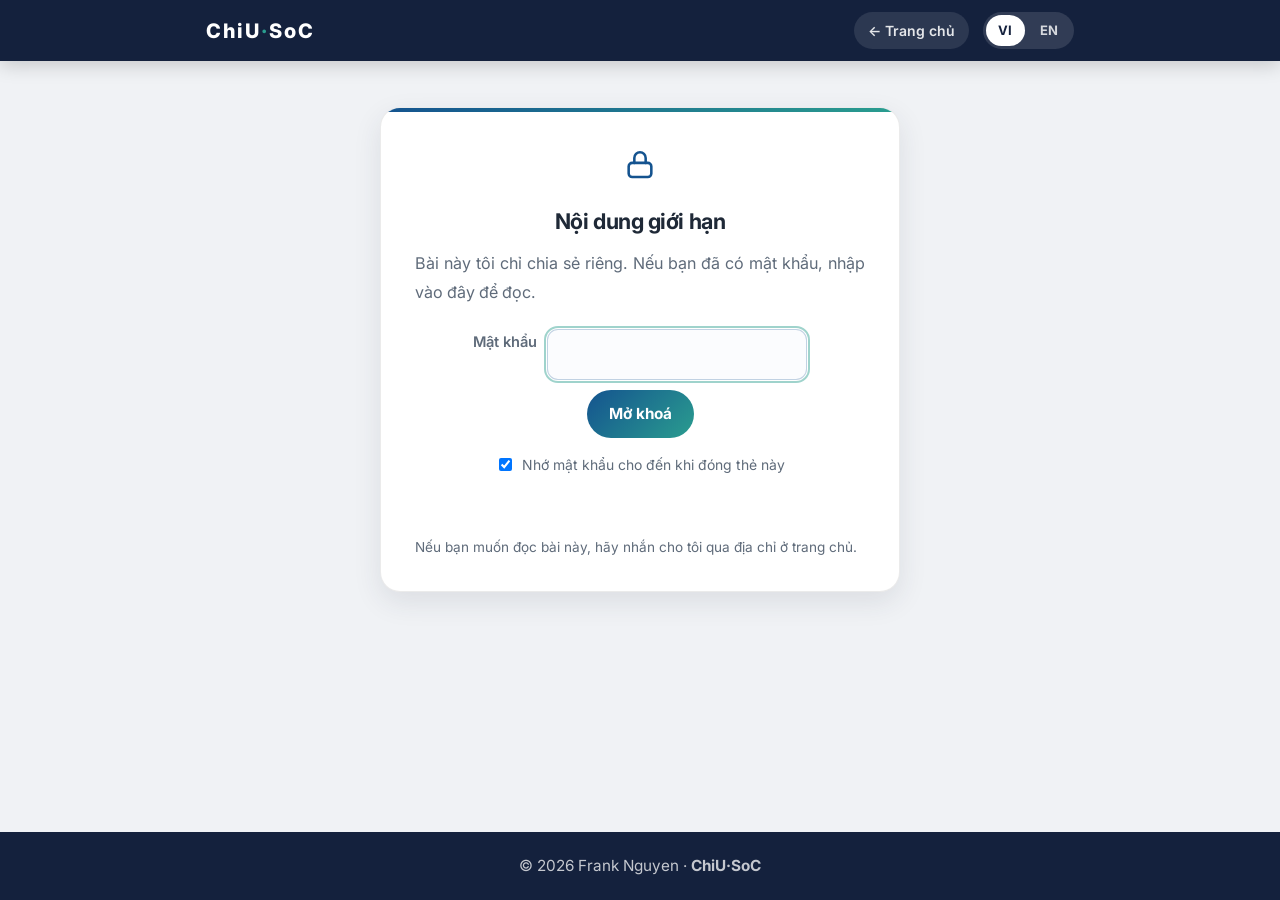
<file: posts/pqc-calculator.html>
<!DOCTYPE html>
<html lang="vi" data-lang="vi"
      data-title-vi="Nội dung giới hạn — ChiU·SoC"
      data-title-en="Limited access — ChiU·SoC">
<head>
<meta charset="utf-8"/>
<meta name="viewport" content="width=device-width, initial-scale=1.0"/>
<meta name="robots" content="noindex, nofollow"/>
<title>Nội dung giới hạn — ChiU·SoC</title>
<meta name="description" content="Trang này cần mật khẩu. This page requires a password."/>
<link rel="preconnect" href="https://fonts.googleapis.com"/>
<link rel="preconnect" href="https://fonts.gstatic.com" crossorigin/>
<link href="https://fonts.googleapis.com/css2?family=Inter:ital,wght@0,400;0,600;0,700;0,800;1,400&amp;display=swap" rel="stylesheet"/>
<style>
:root{
  --accent:  #14538f;
  --accent2: #2a9d8f;
  --text:    #1f2937;
  --muted:   #5f6b7a;
  --radius:  20px;
  --max-w:   min(880px, calc(100vw - 44px));
}
*{ box-sizing:border-box; }
html{ scroll-behavior:smooth; }
body{
  margin:0; background:#f0f2f5;
  font-family:"Inter",Arial,sans-serif;
  font-size:17px; line-height:1.8; color:var(--text);
  -webkit-font-smoothing:antialiased;
  display:flex; flex-direction:column; min-height:100vh;
}
html[data-lang="vi"] [lang="en"]{ display:none; }
html[data-lang="en"] [lang="vi"]{ display:none; }

header{ background:#14213d; color:#fff; box-shadow:0 4px 18px rgba(0,0,0,.18); }
.header-inner{
  max-width:var(--max-w); margin:0 auto; padding:12px 6px;
  display:flex; align-items:center; gap:14px; flex-wrap:wrap;
}
.site-title{ font-size:20px; font-weight:800; letter-spacing:2px; }
.site-title a{ color:#fff; text-decoration:none; }
.site-title .dot{ color:var(--accent2); }
.back-home{
  margin-left:auto; color:rgba(255,255,255,.88); text-decoration:none;
  font-size:14px; font-weight:600; padding:6px 14px; border-radius:999px;
  background:rgba(255,255,255,.10);
}
.back-home:hover{ background:rgba(255,255,255,.2); }
.lang-switch{ display:flex; gap:3px; background:rgba(255,255,255,.12); padding:3px; border-radius:999px; }
.lang-btn{
  border:0; background:transparent; color:rgba(255,255,255,.8);
  font:inherit; font-size:13px; font-weight:700; letter-spacing:.04em;
  padding:4px 12px; border-radius:999px; cursor:pointer;
}
.lang-btn:hover{ color:#fff; }
.lang-btn[aria-pressed="true"]{ background:#fff; color:#14213d; }

main{ flex:1 0 auto; max-width:var(--max-w); width:100%; margin:0 auto; padding:0 6px 40px; }

.lockbox{
  background:#fff; border-radius:var(--radius); padding:40px 34px 32px;
  margin:46px auto; max-width:520px; text-align:center;
  box-shadow:0 10px 28px rgba(36,49,66,.10);
  border:1px solid rgba(230,230,230,.8);
  position:relative; overflow:hidden;
}
.lockbox::before{
  content:""; position:absolute; inset:0 0 auto 0; height:4px;
  background:linear-gradient(90deg,var(--accent),var(--accent2));
}
.lock-icon{ color:var(--accent); margin-bottom:10px; }
.lockbox h1{ font-size:1.35rem; margin:0 0 8px; letter-spacing:-.02em; }
.lock-lede{ color:var(--muted); font-size:.95em; margin:0 0 22px; }
#lock-form{ display:flex; gap:10px; justify-content:center; flex-wrap:wrap; }
#lock-pw{
  font:inherit; font-size:.95em; padding:10px 15px; border-radius:11px;
  border:1px solid rgba(20,83,143,.25); background:#fbfcfe; color:var(--text);
  flex:1 1 220px; max-width:260px; text-align:center; letter-spacing:.18em;
}
#lock-pw:focus{ outline:2px solid rgba(42,157,143,.45); outline-offset:1px; }
.btn{
  font:inherit; font-size:.9em; font-weight:700; cursor:pointer; color:#fff; border:0;
  padding:10px 22px; border-radius:999px;
  background:linear-gradient(135deg,var(--accent),var(--accent2));
}
.btn:disabled{ opacity:.55; cursor:default; }
.lock-remember{
  display:inline-flex; align-items:center; gap:7px; margin-top:14px;
  font-size:.82em; color:var(--muted); cursor:pointer;
}
.lock-msg{ min-height:1.5em; margin:14px 0 0; font-size:.88em; font-weight:700; }
.lock-msg.bad{ color:#9b1d28; }
.lock-msg.ok{ color:#15695f; }
.lock-msg.wait{ color:#8a6100; }
.lock-foot{ margin:18px 0 0; font-size:.8em; color:var(--muted); }
.lock-label{
  display:block; font-size:.86em; font-weight:600; color:var(--muted);
  margin:0 0 5px; text-align:left;
}
.sr-only{
  position:absolute; width:1px; height:1px; padding:0; margin:-1px;
  overflow:hidden; clip:rect(0 0 0 0); white-space:nowrap; border:0;
}
footer{
  background:#14213d; color:rgba(255,255,255,.75);
  text-align:center; padding:20px 16px; font-size:.9em; flex-shrink:0;
}

/* ==== house-format v1 — bilingual-personal-site skill, scripts/house-format.css. Prose is justified on every page.
     Do not edit this block in a page: edit the skill's copy, re-run apply_format.py; check_site.py fails a page whose
     block differs. ==== */
main p, main li, main blockquote, main dd, main .art-desc, main .art-quote{ text-align:justify; text-justify:inter-word; hyphens:auto; }
main .refs li, main .art-links li, main .songlist li, main .toc-wrap li, main .listen p, main .pair li, main .result li, main table p, main table li{ text-align:left; hyphens:manual; }
main .poem-credit, main .video-cap, main figcaption p, main figcaption li{ text-align:center; hyphens:manual; }
main code, main pre, main kbd, main samp, main a{ hyphens:manual; }
/* ==== /house-format ==== */
</style>
</head>
<body>

<header>
  <div class="header-inner">
    <div class="site-title"><a href="../index.html">ChiU<span class="dot">·</span>SoC</a></div>
    <a class="back-home" href="../index.html"><span lang="vi">← Trang chủ</span><span lang="en">← Home</span></a>
    <div class="lang-switch" role="group" aria-label="Language / Ngôn ngữ">
      <button type="button" class="lang-btn" data-lang="vi" aria-pressed="true">VI</button>
      <button type="button" class="lang-btn" data-lang="en" aria-pressed="false">EN</button>
    </div>
  </div>
</header>

<main>
<section class="lockbox" id="lock-gate">
  <div class="lock-icon" aria-hidden="true">
    <svg viewBox="0 0 24 24" width="34" height="34" fill="none" stroke="currentColor" stroke-width="1.8" stroke-linecap="round">
      <rect x="4" y="10.5" width="16" height="10" rx="2.5"/><path d="M8 10.5V7a4 4 0 0 1 8 0v3.5"/>
    </svg>
  </div>
  <h1><span lang="vi">Nội dung giới hạn</span><span lang="en">Limited access</span></h1>
  <p class="lock-lede">
    <span lang="vi">Bài này tôi chỉ chia sẻ riêng. Nếu bạn đã có mật khẩu, nhập vào đây để đọc.</span>
    <span lang="en">I share this article privately. If you have the password, enter it here to read it.</span>
  </p>
  <noscript>
    <p class="lock-msg bad">
      <span lang="vi">Trang này cần JavaScript để giải mã nội dung. Hãy bật JavaScript rồi tải lại trang.</span>
      <span lang="en">This page needs JavaScript to decrypt its contents. Please enable JavaScript and reload.</span>
    </p>
  </noscript>
  <form id="lock-form" autocomplete="off">
    <label for="lock-pw" class="lock-label"><span lang="vi">Mật khẩu</span><span lang="en">Password</span></label>
    <input type="password" id="lock-pw" autocomplete="current-password"
           spellcheck="false" autofocus/>
    <button class="btn" type="submit" id="lock-go"><span lang="vi">Mở khoá</span><span lang="en">Unlock</span></button>
  </form>
  <label class="lock-remember">
    <input type="checkbox" id="lock-keep" checked/>
    <span lang="vi">Nhớ mật khẩu cho đến khi đóng thẻ này</span><span lang="en">Remember the password until this tab is closed</span>
  </label>
  <p class="lock-msg" id="lock-msg" role="status" aria-live="polite"></p>
  <p class="lock-foot">
    <span lang="vi">Nếu bạn muốn đọc bài này, hãy nhắn cho tôi qua địa chỉ ở trang chủ.</span>
    <span lang="en">If you would like to read it, write to me at the address on the home page.</span>
  </p>
</section>
</main>

<footer>
  <span lang="vi">© 2026 Frank Nguyen · <strong>ChiU·SoC</strong></span>
  <span lang="en">© 2026 Frank Nguyen · <strong>ChiU·SoC</strong></span>
</footer>

<script id="lock-payload" type="application/json">{"v":1,"kdf":"PBKDF2-SHA256","iter":600000,"salt":"KW1Eob41fTLk9zon5cFncA==","iv":"zFPv8jd4HGdRnTzn","ct":"Z06kNAJFcd3RmZja+n9e0WyI/q2/reKDuPrfWtM/fkBTeekjQ6sF1HWpKNWuCn6GOhcH7gpvvDnpiWpUntg+WDA74T7xlmHRsBZvAdpI1OyHWclKEf/lQx+MvKwS5uNzmAmqS1kIxwiyeJRwTEWr3BW7DMNssSetEab1GsnPqr/l2vk7gEldR42Uh8IMlqjxpv0JnP/Qnuc6Q0UiMipChH31UI/qhz8iFMNsxuqg5uu3tKLyXtSenJlJDlUCGKzuBvXiW6fMm2woyC0Dk7hcypPWyCMbOBRzuHxrofFF7FSSURjolWsQ4XHnHmxg3QRmmqpT2G2cBk+QIj/x+E8U8trwUuEigA2m1G8cMDjDVLQILPHAAH9gXxDsr4m9lNMJQcRVAqv9edbLQqEypfcK/1bIEDzvOXkg822GslLz4A4Bv4bnFe/qGbFJS821HaUH/NQVgxd3bDRhh9gHPW7pO3Z4kmr0R/eCHhnZfxbqgbI1Xz4KqeJVqVDAOqzUAzJoXQS/qwxMd1tFtfxIeJwTaMLcCNnvhBziU202vAT1uHKSFUD5ExP9+F7y3VN+WJmSLzvrCNpgGOlzFKG734f887WMXjW9N037FseS4bl51d+OS4PCvK4CRuWqLrwyfBM2sw3lqTCih8T+1TJkGYDNVIDFDB81sTEtTX9M3bSbDrVRxR/IFDozDDgoIgyvziNRH95jrJ60aqvcssfD738C8TenlssSs5iKZowbLW43s1noMI+WB7z0TeaHk/E3kp7SdpPk0dpnQrgEnOCPibJbL8QzEjDYDSlzc84IUkOGbEgKKXh8/FyvBEPLLu29tQkmbeYsSFGCg3dLwhoBqSyk9px02QJSEuPm0zIYOZLBfBKxZddiig34WlfvqDV1hphMonPwpad6CfBesSZAIi6lZbwTnu0GRsxV0vhmkaoqQwphmOc4EZWjfNDoV/3BK3Wsa3oKbxVlnXDdpz9cjR8W+I747e5Gs85ykIkjMk6J3PSGwBdmlfsFp8282rBalEpVfaW2yU+wRWsik8zGrRO7ggvrp1AOMPZnF504NDwCf/Jo2vlLKWVv6/aKfoGfgoj7JOB4KbgjOLIRX7MNsMl9LJcvK3ygrCYHz2f6ABjm4MpGWHjtHYUrlt0YQay47G7/4L5LkK026+lnSfgYMV0nl5RVGdAIVTvWezZkI/10beIIY75dxzAwxTJrnIhim7ubDq1wlvLZ+J4QVMOKgGYh3Jqima/SGXEfMDkwdz+aEuOWx2706KjYXBCqhU4kA4x23CAbc3Ip0Yq9Kxiqc9HmXdh0i5bmBXmraOHWJ1t9RliLMyxyYn12AhfMzdfWoOY95PdrqpTW2ZWUbJd6bJdCVommHtNZEirMO+y2nlEscPMHzmCY/pObHFeDxmoCk9nQuiAVUxJadhbrE1MAIGMrs6r6OQzJjeg+w76nItZ6j2mgMkiEK+llJUt/QJ4fKcn5jLP0VjeioeBYeh4QDbCYUBk+Z5b5PlzJAl9/tb+c+OFiYjqLUCwUqg6PjS1y1S4hWAAGG8pp1zD/8POOMgZd8bVMFNYDNB3hR+ZxG/j1/18onEN+A1byVxBf1m6eFC+fcLu4GCCZ5cR4AEAOuvjX8XflRhLz/6DNYN1yrlqyL9O8UOa9Suak73i0cGPcF3B9iODw2w9nSv8Ycl0E+tbRm8XMuVZ1C0bpl7IW7NNMkPl4F+PJrtpXXNysbt6Rkw/zyecjwxB6lecvfTckdEFFml1CFWRXu/pKuCxPWS+XPYUxfALkYYlUx4wU3fbD3yiAEeuP7rI5QRvE5eLmO38ZQyYFnDZDv5ymKpYS7SAN4fEhZcChOezmncTW3TBtt/so6oAgN1z79/Ko1f9P7rNjoItFIwyQQ7/wg4Swc8Ma5I6LW1G7BSDYuWJv5KYGHmdts/di2nksOe7HPCeb6phT/OW+ZskCxpqwM+Ur7sWDtcvL553h7qbaIr5D5xZzQN15lnlOHMkCXHRei4ML2QgOh7/2uqrlUmHLFAMYYqExJf5lrPI8LRRJCXcygcQRz2EN5pFgk9ObwirsOxJjQ5nzWypOEvGMVwclDivTToClMTu2kOjbg720lqxBmkocjdS/WS1j//QB9kK0xOBmcIudIcyBTOAtuMNjIeAaF4EjhPNEdNTETHIrYitefw3W8I1PJrHREuH0fY05EWS7IIktgIi01ICdRIgpoWXTdd2w/KdARVZJx0/H1tIkYt+A1fAj6gc9I8ewA1eDjg2pZt/RwY1FguAYrDiQdznvWRVDQ/L01oSRf9Y/eJCPrCgP4UOLTz1D/LVN0oPdjRghs3Exek8f60vreKH8QqnMT+ZF/hFtopuwEVgqqv61Ryhdqlo74iW9cvC6vEsLwfjcnahG2bnKhvf/xspB7BMskNAyLpL9oOKNHWqOirNbaJ+TuummS9pdAdnFiBaEydqJbK4/pAGF0FDGS3kWf8qCIY9lX6/97n68mGZ2UNPwFeALA7N5PBhJuvLN56JZziHIDcWYo6wYZWuri9zb0o5FUd8qM6lJQe07c7AmwiGO/xdhEYZURH4tra1wuOpJ8bmNuK6Qa+RNGXPLcKapkS8I541S5BBsq4KwxfVFPfNPTpsOgJd4BDq7nVckjlBI1HEO1MDKhK/y1148rm/msjJKm5eTxszMe0ypb9dBbTJZqfG3MEgu5rzZxmULkPBL6pKpdc7XmlxgWlqYKGPvZ5QhKjpj7aBc1mM2zidqaT1DXdeiiQLwp93lQ5p5yTUg+D4EXhWkg1V5zdDlgMKOqb/WIAtowCekkx3oILDOC1FZtxS1xE1Vxr03/+B8ipyvUTXc6ubjMDpQ+A/Uw2I3LzCxKmnFVcFcFEvlB2pWCWnB4F8WWQbg4s5Q4tADTmU6L5DocrqxDM9UjxtOY8xhIdzBEq3k1gTnJqWFFlFIOUFvVClY+PNcQe9/px9/KY8l7hnpmVYTL0dRovCRg4cUB0Pc3RDriuhjWpO7rmxV/je9K2zczz3q6fkpcU1q+sH3sQg4RzUobHkHKGF1wB0uRYVtUfCEJ4EGm8te/uPOc52HkVMr+hIxlAasx+KLZWhL/v9goXSmu6q06APatwMcL2nKTcKkDzXYpcZPEOBUu6gjf86+wCqwmkL3o60p+4BfLtow+GY5DWI7VcvBkTAC9overVwURQh0zaR/L1a1wXV3mTTgqVWt5SzMy3gvf/2oxIzO+aT7SjH5sIuQzC5DfSDFUR8AjVaAT1HyBhddbQsmr/vWxy1iivPSf0S962tvPpC8URLXQQBzql3lZgxDddGalFWSZVUDBYpiuKwLG9Wr3NIkOl+vwVgXeMGKfD/[base64]/oiuifXeF4wd0n4xfiI8Pn512MxsjkYnNIXT+2un/KfrVfA+pv9MnLCFBYhztIdI40zDVoWh1FP/Wmb9y5Hdd+cmVcbZn2mgYGuA2lECOIODesa5HkA51nNGTcdwMugqFeCBRAP8cgyFG7hUYKa0b/7QeAWTtJzngtwqpqab+qhuC/39Zme9KlDDGV8CnRT+aO3XrKDwknncDhkTIjLcFn+TEZ1PwHnXyTMO+bEmC5Th5I/HuTBi3C6m8s83UWeWl0DI+H9Olc2fgka/5RNZCvh9g6kUTwQfRbA29kNp5BFEgpTAaxOLUls8HX9QFdOZaDqgtlbCv3pW/pGwgg/BFtWp7RcQQWdm3Jstr7i+k82lgQToeMG8Uy3nSqRxTosXPz7YxrNWzSCEqBnkDuoC5yij/dhJBO7qw3g3+CxNMzfe/NsmZ0gFSXa3QIBl8uIxdwBquEmHVJqWcdn7TY8v561+RZxeiL3u9ua9vX37vQHAEVEDx447GSYqPOwWWs1ex4BWttTR3O2lfK42yGG2VllIJBogPwrp0cCAUE8pS/+p5v8v1Om7eWPWH73j+ueIBBhQOwUZ/j0oS8GmDnPlh38A5v2SZvof/ZoDPBDnH1N2oxIVYuGz4ndQy0aeiWrCUW4/n3QEOQOi3jNJur0FaptGreTIaMWrxcN9DOnX1nbkw21LUDSkc2hJ1wyAi5MWqdVC1f70NUkBsVoyRfLLk/jbzfcDWneRHOr4S9QWC3a/WEwujx+b5FtQgRh4SdGV6yWQH90/UoDTm/+CePFCzxzwqIa2uHENwbYl4WJvnRUFPbreUg+pZe2X+ECowb5y3aIuTmDZZCtORnkpEUmUkU1/L3FZHfA3+JwvQBLkW22loMLCi0hsV4c896va91sNB5f0DhfQLTVwLZZpEraXOnJUsoIPeSGh7VegqOv3q0X8HSoQgsLrv4mCJwnlvexo9Zs+Z9Yash3P9iV8SsBiyaOZCDCW7zvIAStt2v7ZnmQkL0K+bacNznI0+w5zdyoZMO/[base64]/Bb/SsHOBm01+JMvOGGhBOCAAgSvY8LVZ8vR1rLwMz+bBFwcdPJKTrcj4/[base64]/jn8+8T6dLgbdVkizkpa0v7sGyRoKRPCGCgAb+WSoO0vkyJSFZdu+f6BrqwH/wy/rF/6cpd6o63nuTGyEF1K9Bcw1jVINAOC3P/7yUH9r/GDWHZ49GpyPmcRVEpUkeMhU76fucoXJeFkStyHqzwvCGM6KrxoTmjDrTaj+/T2aiRaTsT+fBdzC6x7igWNhuWrVM/U86ckVCIp8NuvgB/F6XicqH9z4q/B9Y/W2yD/kp2+kmFN3qlafn4SkwVVfjTX11sUhLgfkIAj22MK2WQvV73GyVRQIMZ4tfP3lmUWEepATaeIuD9OT4q0+piHuwdLTh2INNKXAQESbgzJjWegcXyKhU7hRLmsIZkO/dhkai6rRwKN0L3uKQSj+0aek7yMx78w0d7Vv0rHlMA4oyYF89ixJEFy7ztV8Y947GaMsyKXQFrzhHZzV1i8YyDrCBW3njsx4yw+RRbqxbxjpkpPFtA8pRyw+mhaPLh7K2Iejkf7O+LtyTxuA2shcF/G8Ase1yG4xcBjddSkzlhnaJoAYfj4duSxne+GpOGQk90uPTRdgXGdccdjErKDLrSsFTvYiOShwrqzT7d/KsC7F9PdqKN9cihShFnL419ksy8PnG+De+EvZ/NShbcx8m5IG1wNue5iiObeZ6g9gZXRDN2u4tKK1JL8Hs3Um25L3YjpzRVRx9f2K4PUIETKWg5TKC1seu/26RfLFhWQu+l/TJ8kru9i555i7cqd9muv5uSSO3Vi4VF4v39ZSXnryN8FZ4ippXOXxgaQ+gbibJHPH9r+8p515JNn0xO9j0GXKeGxoHAY0qy5I1F3El6Ijl76x6pNzGf8s00ieMoH7qWzVcVRuSZgxf0I0nRCeU/OWzglxKq71UFzHZDW+tnn6B/KSw6jWR8FUm/b3OnaE3RogNgSep9z0PvCJlA6b/eydp8Qu56LFzqZO5ycV8LYuetuU2CPSmePh0/S2zSuNoWVYS+qVMN28lMQopgmxVTnXCsRLOx0W93W+u40q5oeGvQB64uDCVc0vyCjYCXs+X6tsoXrWnRbMGeVx9UzWo0CvAz3WXfBv3+4NeLIe+F6orVvMZRG/C7qg5nwvwsnh4hyWLs4v8OECZ+dxd6oWcEdDCidZD+xYSRPJYtgnpnceBLFEPzaXvdyO3oY3GbKCo7DI8nFQqgrYY69104BvjWdvjrpmEio3dzY080jUilTYFTCBhPRodEAxTBIQ51H7BeryCjboEx+FFw6rJJ7dPN9mvoDbxXES6Hn7y3vupremewjA/xyy1qSipvT7qL3NQ/LdmUam0lDYA6oKss2EafhkzAX1Bcg9NuCz9litjhsRfCM7jjAKKeAU9hYdXAwxUX51WzMlGqL9xbYdMen0Fx+7G96CiODCoqXcJ17IwObRwgO/RoET8H9NjcqeTwHq3aUyVrLXzgEKPECrU4OpMZR7QEo6UytY/NNzBAcI+hDItvzDUJ7Jw6SihBZvSNI/UwAR48Yz4QS+OAP+8s+W5sopB7iBpXPbVirsf5WszsDV3Y07wX313xTtmRD5Ti4gptrQ1eaXTQZDs9f0LEJyKakDjuyXglDUaJ5S6zr8R/oW88/ceOjNvvaQ0x/GGc8z2b2flIySM3q8oqyB3DLLUvmIfrKPGTQ65ppwOu/3NxFnUTk1txmYPWQh95632Hpnd2tzZkXkx48w+mVpXRU842LEWXuY/ApF/z8tYfy7trRW8xinVnKpJVe0kz2jGFCK52DwwlNtPv6QUWFc3157/JSF5CsOqGBCn6PGLHWk19C33ZXe+WyfAfFCMzDy4B+nih+egtMDh9J3DbAXDkSh3rslZIrh7kvfaE4HN76116BWhjr6n3CJu7zG+q6jt6XmTIJ1BAMTUTvgsSOYeSj43JjciMsKybY+bCAyH1s5pvqTf6sETwvd+97JQXWGf9qdTiP/7OUtLjGlqR5JGzz0S6WXjc0Btg/bkdS8tfU8tP4XBlqY1q62vzuKsMhdnZLT9nB401EkhUysGOpQbdI9DxiAhJimhvXhtcFey4AiM30pO7I6guSBdgC7Qz2CvTqK8fH0VlgOqAwpCkl04Faan7AMU/BTn9LSZH/wPeaElJ7ctwtvlkD264RevM4p1Zgsg5dfufGx/BHv6HvHokZuuq3pWp1J2tovB2sFln4T9VQ/ijp6EmwOtkap1AMcjMSdMXNLh3B5mRo1bSTfdKU1h4i19JfIJo+P3Ya+Nl3eKAUtC0ArKojl1QHYH8/2/eC68dUxDXdTGrK7WaDh11u7nqcv3qCsvLblVF6cWJKi56ntRAptKFolH5sZGP7MuoSyUyeXtuhkZm+7c7M4wGJR/xyFvSXY83x3iD3Gwx6lggR56jxb8dagfqCpnvO4SMfShQ3BUlQYah0+evNVJ2NrIb5SCVDJ2zKrt+BuxCrSancJb1h6diUTzUmFcmACvqNyp8r38i+HPXRQ6WTEQj5Q2LIG76M+55aMz1u9xY8sWdyZ3A/prBqFSlOdxLcB41+Xg9GrCK0KfczJv57cJy7dW0QIkgCjp2/1VRmo3RlFaUOUEkwz6McOlyXaRogp8Xte9iso6+nxr9V1j7I8mdlanC1u9TU+psdx9udRqqHfZH6SdlXLpg3NEMAmREdSeloowb0VjkfY9STrDT/[base64]/tJdShCGfEnET/l1Q/wyHLZGWa9iWhNl4A9U9WC8IG4RXM4yNsXMGwAZz2/FRV1Mcyyb02fPQt2EVVD/Sh0Wa9Sk3sVyudjO+kMQ0ous2OwYTNTtuUqeK3lR+AHbw2yrTOCBBkPRiSonNmZzuj0O7J+pKz0sVW4sIKBplrkKPFN5ufNQYNMMooNTrhHm2B59rOM8W4PQXDoKY4stqQN0xda8NyHTcCMUp/6qgmLIpBLlknuqLRg4Vl6rjCJOLdAWLSXV/QLEFJi6/ukwHGR/NRTY+lBZ4QziNc38ILzCYMh1YLeMXBSeimT39WasbDyylUIs6PA/XXupX3m5+gZWPd5nvIqhWEVPRv4XKjwFnALEFbAQcVNGy4sk2PlZj0tTLovb7PRCKztz88ze/QgOLoiERtvwxwMgl9tJiD5nRqyt85h30id/YoztxNv6PNv0PjqesawtjCLrMtlEsKvBf8bHlyXp0xWLC++ZxADh14VfLVKFK2pmhQHK/Xzi0o7TxY/qXbatzpavVvB7qb0YDCrPmOrhN0YfdHZvxDFaskwXd6hfNjRFYAVUX8DOVx1xFdYjE7xhn7syinepS8Vb0jzPlPu2Y16zQXrK+C8162a01ZQmIGhzg4w7LIhra2z8EanyCSlVxF9807kbG7BybWDQnjEUGmBdUkaapA+vUk17C/0uhoIcE5fkAqr+w4boLZjLPGWsNKTbiDUa6tbz6znSZ4+74EHj0eCYu1uflHEv/[base64]/ps7z47ugpIf3T7aiJPKasGqI4+JknHvXGAT7h8MWnjNBeByjuIJ/1c/fPMSaS5sPcsM2ILUNSE3nVME4GlFGjfH8mgvJYNgcZeOceLqUYucHd/eGfpgW+p/i37GOByH08Dn17U48peUiTcEalPY9R/drLuKO8LT4iAugaXARDUX/L99MbrUP3VMF0pa8VRkT2bZ+wCa6DDkoKj0UC8t6ASOMxeWytSJKA1AwI6OqgBqPZxzXXNdA4IHPaTpTg2hqa3q/VQ1vl0VlhKEUcY5SkCB5Uw3lGzAm0khaD/6L44c+Na3c0Nb7zWbfPK56tw0tY44O7b0pClPh/jsv8yFQAETyiXsc0S35SgVD24XFStFS256gfQ9uNIxcrnsozpbmu6M1AbCat70MFWOi/8KeH1/IGYgjgMy4ASjQ22mxbj9SHlnSFp6aaKzBuB/WzIZJo7ZlST2rTV76PztxKxGxHIXrFN799HGEwCiDjnmWfLmsXNxp6uGTkNOle/xYN3Z+51R1YBT5yTVO0yha9yvI/G2ybWZ4q3yPdMJG81WCgY7ON0iYLrodlY1Ex76Iw3uTMRG7sYYwmpC8SOEJ2H5PEpQgWnAHD4IeZ/gniijXUsLD/b64QmQc4bCzPBRIhvHvWxjLTIuRscLXVFLlrBf0r1u/pkA+dwTRyS8qDuRwAYMTZzDAAm8F/10e9z84bNj4AemQIyIdKjXsnz9Z3/PHrTaR/nT3PM1lEJ7KPWftF2ggJJpN1DJheRq3eTuEL6+SJTZ4CH0JZA9FAnlZFGnVyKyBVJRdsA/[base64]/VaMYg9355Rald4mmZX617cS7pnocFlkcFoTzjk2gk8RMccpygGUG3yAhhRJkUuTk6636v0u+FSVbXll8QwRS3BMPW7S4eHnYFky1LCN2+n7L+66t4mUDVOzhSzTsErcyMWEm2hu3o6QTugzsqDy5chb/Nap2PPTghwVdxUJmvaNH3nekG0CRtoI8ImLVhIinz3tnmkL0L5ohzA5YzxLrKC9jG0egdNCTsgbP2Laf26WiiJmn/0xGsxd5yu247bqFdtEqRIJOJMkvt7E9Bbh4MrkHhUFAxSMSzSFyIu24iwa64ycM2LYS+IdWNfYtbo2xmw1eI8cGh8+swPR5zz1GrnkxYcLU6fc1iYIwf4qSHUFG4bpFfplGrUD5FGHwFpumH5kZmB+PEgtKy7iGazX7OcRafV33yuenmDDSdKN+ZnTiGAVp2/0F3Ovj2/xpPoD+PKKcP8MoHDtEHxVW9HIrqiMxQ+HVLYvEL1HuYYytcqIBaDeke2PrSdtobGko/P04lPH9Wi91duCZ1Vd44/fnoqDlqCnSlECVRFnh/iZ/DqeGMwTVwAcjpMeq1gQBQ3W1ANsHidN/R05Cropd1VMTJI//dkLDeWMD6+8p4ysBci0xJVDbzMlype7eXosw2QLAzP1kp8MnHJlw3CJ/56mlCBYuKPy+KIkUrfoF3TAHP0rQTqZHIwWI+TfE81nrviXff05101vUh5kWkPoqJO7YHVj4lKRMjXAAyPACxnl3d/V0pfw4TejlxInTE42mWHo490+l6ZJJJ33ZRbr9KPWPDrRKMjDP7Qqw+V4Mx1e/Opk+oD1zlMuKu7b/EvsITSgW6rV0GDCGdlakK9aVQNZ04Wo1KaS7A7JnrfGQpSrcWcC/uta7rXJlqUDa8gMuCpnYsbKJc94ULT7LleuyfVo35azpMSmustmCry5uoU9VMWchjDld5edOm1TBJJ6q7T5kh9IvEEiszl/AWo0wMm7vo5K3xiOIdOEhyT9zwtz7Rpvvj6d2ewP55+Jcvvq4lS2+5QsBmO/8ss+VXN5mV6nHuPyur8tiKjWHgk3330z/FWrwb42PWTzNsLNiy7dlTCHIFiH5K+D1v4q8S/wur2ZTiVDJIDhZ1N5C+jffmxQ3nkXPwDq71ORmAsT+jqCFGFtqxsKt7sZhjGPSj8PoXmUkXNSsTxWZ7OrExSj24huQOU1O9dLLxxifUfB6lG7W9vH108gJOU7kXbUtiaFd07g1zVOUs1FYgBklJZNWhOHOwiSWKN/wPRBq775MnCfW1o/QhmOx4kBBaHHWi/4nGBke381+8heiMfRKi5Xc1/Mz61EI6dtq8CIFPpDqGVdF2ZuII9XjsCsg7F0SNp6XJy/NJNabeC3W7vSbayGqtMyXa9yrCCegLP2uq9/l6KewVDlfm+KmQ6M2IjlAmWgqyCaC4Mz01UFIg3EK1e/4Q1CQ4/Oew/[base64]/4wiKscsUbsKqaqmaBRJ/CkKSKALwy4XZowWEr8yMiC+EUvAF08m8LMfq7O4NvwqGpQOMWoiokFBkIVYEUcNj9P8g672hUOwO4Caj0xkFCYUrsvZqpsRN7Gxhw3AKfRnIRCVQMXY3bHQf9CN5bSvUT8w/FzdpWjk4O/d4FfTR222vaP8/skMlmrhrDQxNz+iRdRRWlJ5XPWmt2IyEerkbvSugq+JKfSJPBQV8WMq6Fab+uP0dG4UeBRhrEfhwbAT0LygZLBSO6/DqI6orIkQjiLXhp+GzS2zFcyklZtiph8dnzGYaBmbr5U6ntGHW4bmpcT1bK+RPb7SzZwFQTkdC3Nah48Y8Z72WC6ymZuYGtbj9xigD821QPjQg45xxUGQvI5Lf2IGO0t0zI09izp31xdWVEI/y/btF/fFB3aIhX0Pcg3bpZtku7L6lT+EiOoYDKstr6BuGbZtf4a+e/rl9P4jex/gnydwp8438pReAKMpnOMkVZLuDe4SzwOBMRP8jX0ZTvT8BK93fhPH07KBtQKAYWMOqENyZTD4gVMZmeoy/y1IOJFVpDIT+IJB4TrIkiJODgQlk49eUg/41C7xYrQTYktYRuj/08cQy/0l2A93qGzaa1gzCCmfalQtEng/9kp9sX0hBE/2NYuNrcpT3F2DiI9QLiqA9ROS+CtYfUnR9VJ7aoNYbKhIKkUA0Xb8zzfGDYONS277sSYWqL0dwAzupP/gxQU0rbXUp7sX07qEgEYQAwd/HJ2X/BCDKKd5/F8HMATtl5ktaovcJLVRQ/xGaVgIpKeXSldypd2igeecBwMwZSP9U3JD2ubCHt91+XgZNP3aHsVMZv0uoBtgjCx8lynv/[base64]/u2hvYz85A4j96WzjM7xagp4Jy7b4wWmip8TA3ctZGtnPbp2SH/dOg6zpMFkwP6QsX6FUVDNTcLk3DsX1OvSBETc4TspBxF8YuDW0nDuhMu2RGK0rpkyzpXI0+KyQ5rWbvy0MA4YdjCdRizVi0/r5COL/ksOJ+6qP3i5pkLsCaeT0+M6zglrYuyHL9/[base64]/Gsnjk3CgO6biglrksuKLGZ5RxMitnUick10gVFAx08kK/m9ptFZ3eNYzvP9ksMEUTVTRWZeY0qVV5XMfRhGTCCtRmzhH6BGPL+sPTnj4XI/nrHMpZP7MrVejMiU/vbZHvOVDIt+KGbR74TKaiEty9zwhenii3EdEc4t0iXrW9xDm0LvY19BjvuvqM3ABYGpg9/[base64]/YxILtv6O1HPuqJclmK19g4hbrleJsVDSVd1XyHawhFr5dVT0K318f3liECFw0C0tdKAiF52aFZdBaJ7JU5cF2wgzWCodn4m4Q5cI7YF/3ytrrXpRFaCvlXwb1nl1Cr3QrCR/e7sLSKSZm+HflSwp3pzg1+t+gXLvHlQnuN6ooozV/teFa8YDvGoWeQmIQezuu8nn9CgUUl0XAxL0wGRrpxpMmQS+M462+qwL/Mwu/5vOfLj5rJti+AM0XkTUypiu6xqceqmQV9XAEMdtd7nsiU1kAKgw0YyZ3DoLl5609LygouSIh0B38ZWMl4AkSThEcWEuzXBatUKYhCmsfPNPMtS3YDYfsENxF5H7JVnJHZ9qsSyFOGA/dQW+ldNhtHVC/Rn+IlA5OJ+uEbhBnstJ5JhujrH0/51JoC0BWpia6ilebVJL4b/[base64]/KNPH8RLWypJmpRdbrHGGEWYXLtKCXjroDEABJgRfqa1td/[base64]/AycNMnAJNuFGGLgkKjnfc5F12yPM3kM/JpljsVpG/abDfdpnIH65nUNelHaidfojML0mj6LLQBumj063WXbvUj2TZ9aJYLuKSuacBhHwzHZgjlGVVHWRPBdA73Eeb9B0C2TaaYSMkz3SxTfKkx3zcMoO9SFU8jWKP5c4y3KAEV9piO/3/[base64]/uCs3rFFUyQMklvlcTlJ/aXgk1Om1jwLFVLRpn5FzWeFug0bQFD5gGL4vTRNRiWBH4N9jUhkQ2ggXMzbEON6pDTwd3dpMwAnTbzdLsSZqwdDvDQjaxSbyQAdve7qF3op5AtdVUU32s8MDlunUmszX3GNojGiZ4+JIN8WoKPh7Pki1/ERQYJ3pkt3Fb2/7lkWsJ3TUuJHT0y17oftF1tEsVgmMsvgkmrwa5CyQO+T2bdEfDZymvIbbJkN+1JlLOUrSfD0BFdXr4ygbc+DNmDeJ5VUtzkuyrO/CSUevvLW1dYAVfIcPF9pS17NVlcLurX8x1mvVpF7TIbhq/SFliQFOeZ59bglYT0y5iNJ1bmJ8l32C2iw+tFDl84spPjj1dcWfr3AP8nBKq945wJz7SxI5Etj/4oTLtGJYkpKz3ZGXZ6gGfEso/iz6F8WPV6XHDSehT03Dt9C19JtInMlAnRdF/GHV9Qe3dyMFk/Qwcy97Bqt3ok5pTywGZ9Hn3DHXyd/KQuqrS6fAlJzCPsdrKuJwqfwhc2k2XMjE2JJ5rmJv5sbinQa59VYGyTGHEEzp916QkCcQqJBsN9QU7mVb8Dj9xdBr+HymoIT/LwHPqr7Sleh9N31HMQNrSEOlKZJIwRxsXIKcaRa4qmOuJbGTF2lBCmjm3db6En6n9t0b5kvyqB/[base64]/RofW1c/OzrhvvyU2zjHwFiW/+IRoa1a706V/3Ci98JqAUtp8RwJdOWFcqwAor9g7vgrSqGJTjNuxaE1ZI5OawMje4EFfciNu2ydYe6hkOdIKTYwiIWzJP4FsTUjx+xeihPc/BFQ6LcANQIIHJE76hUK89FXYP8E2V+/CWyfjyVoHiULgKMHlHh1Ius2Namr4UObOAZGg44TXCnjr239hXW+1H92KBFBI3vay8+M/OuYjDiT0z5pkkN63J2FFKCyzc9fTr/P/JKDHMU7ADnEXHz0Vwy6a6i1khpMwdE9rrUMLw8M/bxCU/oTo4dAZ0uzK/vmwD6w1wERhEJbfoSOoPHxxk1JL3d4TQbsv2U2094YtuGK5XcS9Aivi4CaVxRCVGDiUBRrPzrRxeecMekwlMi/v51eoUHqyhLq9hfOmlQ5JI190KOz6kLmiDBQW8Ih5wCc0+mxAzTjO9n0Iq6hHHu6p9yC7GEv/ITuIeo2jI8IhXBEIgjFQeDAS5bci9LpUwP2KktUV471VCMzc4rfaVbZ2NznKY+6qJacDri1ywZeaWdgbOuwWSsHZGmII1zPTfsX2agwMwX6iiklTZFBvaSno+fWYQMNmrZZuHZM+CnJEl05AcsMQmNAq6sRe9ktJ4UVfW/[base64]/SaA34E51PpHf3HYe4MBIJALVEFpVrBjOfkglrDRjIpYWHbLniGBMdzL9cCryCTNBGfuIWUduT+xd0V+pQsXzEbr3DWNcCyCBVpIwkopUVlPZE27WhKyAPzAp2UwQCHwH3E2FeDxIc0H+2mKkX9tYOvb2XV/nv0aNTFHDNZI4ztqm32/d6N3HWoe5je1nYzJqczubFH3/53V93pJjkICnF+9pkcXLBnovlbdTKUZty/+Y5OwS5KY+l+gcP5T/cyiAyP/YNgGTIsG6JvNuWWFUayN0My7Fkd7qr+758vwRyrDBtcsjZnj51RBW9bhq3vEi5ARLc+r6S+aDZzxtvBM6AnpaM5aNIa8Rl8Hqlcllv0VQxXzp0XOBioMh6UBlpoRF/qekWGEETNSqiLbY9LiQLs/6L73ZOlcplBSUWayKmhF0gmYuPN1/gxZxrz+KCe1mV2pVHNhypJGL8CAYOCzuAm9OoJwLnq2zhD+4Idm6O9irXjG493NXnm4kZrA2NXDjnjzBYbTD1xoig9nFTIK4piDxTCJjqLf1s/amTYAYiEMkIU74NtFYntLbIk9KuSey/Nm+ChBcbIYamu2aX/Yt3mD5Gf628y/[base64]/2V6uIIqcMeOaSk5j5arbulVy8Vq5TS4LmNpkyYz93ZvNwWjQH9Qx5GOsklOOFWnjFzErAuTwii8N2eEfq+AK34Jr43QkUlRIPHElpyBtwvJGCZXCjy6mx4n5QqBvGvBhTKSGI+QHZyafga2S976aWFc+OR+0vAvMXgySGbE3AGcqvgvIPXHuzkHWI83D/EvXvvQg/diIlKURwYdsA98ZTEf/gGq43z1m5TCYbQOCrjt4kRwkUQqOBP3y/wBv85Y7YwrYWK5s8WQSsvxzndA3SHM4wK9aNjjACvGAHDFL+mdZDygvDilozadtTcVSl2wEGO2IVY/tXZXHiU0C8P4k+KtGbm3lMRj1MGObaWzivtHWpnSvmlPwFiu5L0A23dgy7mk9pKSkxeoDFHx8rYnhdcBg24QKWKEgwDypGqBg3+0W4E83oFPnTHpjTSF0+u+Ujdn81dfncto5DQvJlmG5FuEVL/apWzh1rrrk+XDl6PXI3hX1S/BbiTdjfK/87VTCmtEpbHoRFwts+y+EKvkv1Z2KOqZk3W2nrz4SqtiaDE6WNLxF9XStS6NcY499Zcb7HlEFsh2ykVcuhHPTe9t6/4IHhWD7J2fhD9Y9Ll4mDnfjosj0WWHtEwiFWfAxVbxqyNJndvOOZEkDlncOpHSfDdm9JFfB+lYBoyGd0xtcF0CMYdfi8+jLcUfxT1v2RplnIMvn5CO3jI0ArVOIm5ijJPQBqhuiIMnxL4QlZuOvE821TjJxvGKM9fWpGUzosIyh7ovg/[base64]/K6a36zhSX4l0VR0KRABPYjfqxq6Hva3VL8xD2Vl8Ysz8WrIs3P4jK2eVtI+yCARVhvvBRXx8r5spmrxbZ+cKvuFB5MzlkUhUQYaGWk1O6ciEc7ZFyuqIX2IzRbi/eswKkSo+I9bh4jZUq/RPu3Z9pSNpX6DcjvSitMFC+tyFNs60UM5J7chvBH6FY/2arSLwGKOuEF3zggtlO2SdznzRJ3rfwjUJj9fVzUe+T2h2Ux8/VhQSFo6lDyECSBSmIOi+yXL8e5enKdO5/OUrL4RxXQ9H7foOuh8sEtZtdG1qliFIU8FY15ezn7Go9XGx7fihLUSSyirbcrfCLN1ZiEfXC4RF4TUX0OoOWKeZLWVrZTfxx49MadmVX47+bqxLtBd0j6jP9+5glbw9SdF6DNt+S8f9Rwz2k+mnru2OZj71XB2P69/2FV8YGZgnuTIeqw9epHSiIHL8iLp6h7UIDTLuFusNML/r0jCrtWjso4RarW4602U677WTL5A7Pec4NqBkn9GrY9sJsHIFyYsin5XhGVYcHomP/RQljoHYqDvd2plLFf63iKEWuFdkYkPwBGXqHDr8c/6mYNMrDJnjejiWXTGQDjLEfCI9cP0VYGdVFDRm62usxtME0F6ommGSx2fiaVE3Vw+dDdFrOqFSpQWuKSni5NSVpzWPoAq/2hISeFIu/cqBgvdnzrYhjZP/SQyGKJd8bnpDnd2ZOOjEB7tH5w7S+0RrVQ8tNEPWNxllVcQGf/a7QJh1oMgfwjDCyrslu2Yqxi7P7YewuFQf6yi5xNKM6+yF2PDDkB/fw9jx4w5/dDGzJkgHISpm7WEsTot+j022o6DhqPWvLWXMoSyHt9+25Os2w0qPEsv6oH5putyptGudACTk8CVnxptH1S3oGfhppJPdt2/xg8la5K5zHP/gNRnzzIQ6Gh4LThdyI/bA0BL6QgprzA+BUQysvNlh2lpyFg6InbQeHJibWfok3K4SG9qw8DoT0G1b7w8YUXs56tuMTo3RaST9lLunrlTR6U7HgGY3rwHXdN7MS544XSYKuU5le2/+ayoRbqD4VWPTLc78jsfTuxSyFfmVkAW/[base64]/97hE8Ulu5IaUxwZxo5nn2f1JML9krgI3zgcarpbVfK1hfUxjall0GkW+aGNxkBD8/1N1NnvtMUsdCCP+YGnPimtwuebJZU7GqouD3cegZvVxX0auHhlHOaJuimKquXH7M4kHpQz8vdHbuTrG6qDe1D6viFbmIuxBtkYoLZ+nPoaoOdTXeeL6rq3an77xR/nA+jprJ/p594uVPvEUzgUVGEX67xeWuUPHjpgJtRv4AXGDpNinBpVt5hVGK8k5/b+GiahrvyIetmHMMMcQHSaekMmDXyFQE3YkotBSV/I2ouxvQUn5lMNZtEA2jL5NKp95B3rwP6LQqX8nLSNR+Au3oXin/hO4ZJYbgZn3I4Fg0yowMAjPHKC4ZQNxmbhHPKTFxCQ24Ui6ev3mVJij2y0ofyANfbgqqkjdPXvbjFmGSwpvhzA9Lb+f9RHbDhfZwkv8mQS878TUdA23Kvoa4Vg0IoZ/bGD6c3Y4EvULNzTLMP9H6fZ8wgKNYvKg9QSHJTtrAK8re09W/J0SxdWHBFCpCFY5F+wLXhSmVzFnkaX9MYYHEVaJVN6qW/IrUvsaLH4+zAyYAtmJopShOUqKjhPvuH0D1j9idHG5bW+HQwhkyUxUpbU+b5jbGrxNIFZB6nCqULlqr7ajP3ADtGMfM6+Cq8kwwlQh74qZ2UoOeeUZsKhbWXS2QVMH3HwrDyGj4wpFJ8LxbKFEmwTJWaW9vqYU/azxVotLLU7XOTzsKcJ9OdrZ63uPfqDzVWA2z8pfeO26+gSMSpnbKC0dScsMn+Ape9v1o7TYPwMjEzDdVULjbIseHgE7bfzDG1qBoG3v0BYu2PhJVQYpysbzylphcvTeAYKHgPF5fy7GtDzzMAsoaJuwJaH7P+9z54Plp5Xm6epaNPA2ig8j8DaQCkbO+w4NK/V7tYCf2t5uUSJ7K9KwDHpdZFEL2kwcvQRS6q2mY2rLXMs+Vfw4ivi3IUC0cAN23ucbEKESuv8S8AFXBTrT0cdi15cxUF1Q6I2fqe9qlaH4Uj7vjOXmzePgPf0tqZb1kpVOhTeZUL4DGeawpuREWGKg5laNBrKwuAR88zrk0KAATfEP/lAcPe1l6EhoUxgVL7r+66ZdZsGYNc2qW03prdzmUnqpVcMVNi0xXlZsqgq868xMOU+EQe0QdLOVH5SLAR/N8a7mPajD1QtqTenn6ZdC/i2g2TI4kfY9QvYkI0wgmI5m05ueyEC9f/pfdPs88obV5/JK3ao8dcBkCowFRzn8FliZb4BN0gM7hfEuYqAHF2YM3hYrvx0oRDxvfs2Fs2880f/CW74jxQhLa7mXB4VeyFByAtAbHxptBJvwce04kJvIOGL6ZEbRgFP8fAZJ7zjO4UVUtCb37wJG4ozeGjy5hmTWTgnVTVVF9wC/nrHfUseWnZWKWfuT29mwOLtTHfCkfJomu1Br++pzsslE/iZdQ4TUjvImKwgwCaUBU/[base64]/h66oMkeCvASUpAxrHVxVTsxVZvEakLMZh/B/[base64]/P+O+d/rGVSJQNyKkKsDr26/6N6w5TZpRBqjNGKzxYsvkVAfqpNSeGi+BOAfMKMol77WDvyhe3z5GPAvlea7jhpyswxck4i+7jeIjdCtsSX9Lg7y+K7SrxLk+WAfmS7Pf0E7BZjITuND9/SHsCuKZkcfkHn6XP5E1qnmzvkwqWkXYcj3b3Wc/o5NM4gsvCtET92e4qxIIwK8VFQ4T0lBOGxzSe6yNop2aH1BxlRoDlmO13PoffqijpfqV1hvcX1VQJFdssIUi0H8YDGQ9Ja+m3/+iS36cKYECaIrQOzO6eDPR0biIpZ9jVf98nlPU86kuNuzlccIo/+wgrhIGXLrFCQlyTB6M5LhIQNjPlrleijAhMMTGgoaK56L5251T68EwsnFilBGHIJRbZROrdjZxr1EUEpiEgopfdB1tPbsOFym7DXJ42Gaw/PdndqG+7Z5nmQMgOAd9V34Q5BDlRr7GS6oaN76T37IuUjJchiM5vencBmlhylEgvKquyRmt0eAwJOjfq7DQeOWsEpBhexlzYhCYVWrrITrbNp1igWYtg7QcwrSLOTZ7dYteCsrFW1kyfBdVEYEfURnVrDqeByvwNIg9BmwATD7UNNTyjIiTr4dIYofHE/yVskqQ2/qVBiRDn5o+1KgfHIJgJVHqdguqmryZK46ZxPMCtP5lIlTfG2sVGD2ePeDjsVBOao/U6t+k9v7HQyG54ZjtXik/[base64]/oMQ//[base64]/x90e/fiZHWpE/[base64]/6Q776fYirXsjruGG0s1eQBcCnjLxRq6pWu5L8fAGuxhQopflyI/lKlLV0tsgvNhieQDfbdo+NAm8CclSwGRM6HZs2Phyf8zTdLveibUKa/6Rghs+/f18u6Tq2OtyjbWKqh5OamZRK5vzZCokEV9Lgh1ElHbHHM8h6sGw4dQVUcdtv0IWRSZ9XnucqAYcPn8SJEF7U71Zf3fmZuz4ItseyozwlQD+Hqw9h8FREKrcneiHxvueB3xuDO7tRfk/W4RHy382NVe1iVFeYOh/iwYj3psafnwhBvLUw2e1MK78qS+pq8HRCTfnAM43Y/[base64]/x0/C9Q09NUAz45PUtCk6vlVu/8kcPxTUspaoWcrxuH9LDDxkWZ6iNl+HcGgQ95MFBOJEsojB9Yf2J9AiQd0a09Zsz2Ko6YONcaUqflgClKz+lEwF1VvmvJK2LO9YOmejEUAjpMNb9lhhEErQfi5DlciQDJBs0/uR/2fw/dTgl2OQ8boh0yVpV5rSR4sx+XWdoj143+NdmPN3I1p59nE3txR3hwwVyhOvi+BfnABqcFCRNfdt5PtZ49QA7we5wmwM7U3bWHguQFpcY+TV8PPs58bIfm7KAx4oOrpYVr63KHo1G/FACcc8K2C1yIImuznmBNkkwur2nOXnBRoi8O5j+uw/CApWbn2VKGAafRPCDeQR1AImRqoroUjg7kVc3Om6PS7PYl1NmtwWwPngbHeetP6nGwaGjKhpculVxXQkoHMX5uInbRpf7/0ZjvGQNDNXzjv8DIQrGS4T7dp9FPbODdKzon3SdCZ8dVzTQgqJbrzyO4/0s7vhIp28RhxkXlnCSqVYDS1Dif/hdTZcNc9VusyU9JwbWZ14Fd7dW1K1xjn6g6LPJoQ/ifB/[base64]/jCOqAxFnLWKDfrd+K0XD/[base64]/rS7icNZXplrAXlTra4z5sFxrNUDrWpe4iS+k9iI3cSDK7FKLzmAOtCNK5M+n08jk5Q600Yw0EdmvSjTCPQz5IqL7R+PJmX4W6FCs+L4B53jYO9jwN2U4Qe3qYcH3LzYq2CIKevLLujzkIPhO11SaC7RAC/3x986qNvyyPIWSrZnKtScCmjXuyErPZpYjVwDvHZjxt46RKqcbyVqX2sMpXrB6kVvJ8RMbw3Ad47su9yRw8jwHw7nqDAmCk3L9eUE8o2L50ew9hpxgG0Vcy+/qKQ53/u4AUOR9GoQpouoNZ6049TVYo7HvspGQ9Eaea8j0RGEF5aowwwauGAl7YZQHr/B69Z8rKG1SlHEjgw695CmOqqE2JwSmgP9uWp5ox3dFSdS/OCkczr2QGVw4G6NRKD5rFdxAcIcT7XH+5tcJmSc5oDFbmj/nnQhum/QO5ZX2uh0V87iEhITiHwuGcwPHE+5MhOEQbnYWmwtaFUy+vDD/74O3gzb3MzupXMxeJCjLm0vjqNKDActf06wBVIauVmWSPlAGN/6vZvzEYC1h6KIjwoLxKgtFlbwJedHYEi1ZdBKnKKXuvLW2HkxfgRA8j2xIVVjiVXEQFdsksmetK0HZJnseiG786K+uVhBUFK0kH2LhT4ZYfziwsYPWDNZvAhfhcDGZzdmH6n/+Q2DgmFeUQCCjmBbe2LryKz0vXVil8gHI07QqcAwiTTsRL73PO+pa7piwBa9p2jtftk1RT9tgHT30IBqlmQ1dj8ycHXCoFmQYbQF4Zxq/6Ocz12r9F0DDlydmneAsy06+0grw+Y2VsJ4i4nxeurUak8fcbTvguYpBAZZbtfhHVHktksMwlLKbeqSFXGtzNz5SSEfwc8QmkeVBzc3eAMdcGgAPzhM/ARRlosBip3X9GkcnCzuC3FXjqw/yIaprkkP6a/0yb5hTne5AgEeUWXWTutR2/8Fs24bfrJ6MDgnxnw/gRb0rfFXldmyaJjb03ewciS9AZodOeNGP/VZCX5HSWrsFjKiZh0/LbjxCnQka2mmSObtPDj6+gje2/y/[base64]/n7zS0SGYrys+G3fo6SuF6Vs4g8sx3lWosy3CMvF5mumWgBDRrZTLdPEjU7AWrjhwUTHS1mtScErh1CQN4E0WvF/1azyQ5SxdEon48Ne7DKy4/Rph9fV3kKdA9K16/NJLxedGYphEjw0CfTQJbswpmgfiXyQo/LtuzhmJSy+v6BKDcnbTMUeRc9GzuScHnE2g99um7n1Dpi628ktEUmBOcXxIeNd9RV7/enNM9VGVr459+QiXqdg5dasKNsqHJRRVcqjs+RpQ21vFJH8X6tqYu7IxHi0Rcb09dYV9otVGY+5XwV/3ThiYVI/+YlJ4RAoCj99x3D9nICeyy1A8bXWLLTwyoA0UgOarqqqzsSYkKTaYPG8PGl64kbwWsuwQpB4GXAPfYvhuWK7IM6G7E6mfQHvlFAFJfMBrNMxJxR3NtxgN5szra3Vd2kweeZjBH4TQ5wa8vflwMKrPOPjgUIb/wNLogQ8w8BzBAXqofR2Xt3cT7mOxm8VQNjD15pPP0UQczD/4P60h7dbjhsSRZut/LHORsSEWssErUFTX3DtzGki6G4wNHBIwMKYA4TGl+nDY4/KjXah+Snu95tJJOp1S64zOKCxc8lPU7bq/SOuLc1Gtj3Q7mRSmJQxeIM4Wj0nrwEm21iW4xKuM0CrtHhALrw8eHGnJfC6MTfIOT9I/6GGr9dRP8l4gOJ5TtcKZqZTyHlYXD9cg9Km0OGgl05lt+7HLs4lqbNb5cuJeqpxkPVRUCqv52+n5itqV6CzxUVbZ4K5FROxyQ+KVH5KOfsZlxAVVPZSlYpeIwHVTopfuVRCF4ppDgfnL5p7B/[base64]/Need94NRXR6YBlllRhas3xyyY585QQ92DqEcyJPf26DW4/[base64]/[base64]/B7gQxOH6LaCY6WLh6Ive1Hl6ZcngSTLFEoTcxwxgnsw0l/y++A7WMvqcQ3YmE4lFx6H5XjXYuHGfCgGZQvbg/svB9lv3Q7ts7eSMIuPHl+x+GFaVv15mIx7t3u364/KdG21mHh33gTk3VFNVjKcmHAbV7VjOrAz8tMXS8Y4X6SawLkK2KVNaFYDhKD6w6kjroxLos214cEe38Rx6dzabU9ThGCF4c/VPZbzSvFGjmo6rKd4F/mFPNfPLtIsKguKEvnLMGUZPsoelHaxoqDTLFxd3LEWkI4MXscyF2VwtoSaGa8VXMITWKx20E3qC39fHUUb+Q4fjB+AN6BzGX91V2cgvPwnxb/tEihOxPYCX9ydl8NuUYmJ+/JRmkEL9cRnUM8+yH1Ga414kll66rsCLQTn/3EGmr/bhLPCIF0DE8vdsgJL+NR9nDH/1RMKdN4CbUrELMUGw44oSltkq5qqrSo/PUq8g3ba8Tdv0kNLRym7I/1SvtWy3iptr3BOtcJYvStTNAvLGXXu6IHV/UXOsJzORRuFVU9AluWUybDufzMjxAxZi7buXUJ85lMSQckXm4UhiucWW6zYf6eQl00/lFwm6cIj9yw9aBnzaNO4sHUwn/vZaC7fR/3GGxYxaXlQx9zDUlfruJ6qIVeulpMSkuzp7TSJRrEDqi7txes2C5UPOUTaEvQA2s8Hmjz9NJNORlM7OAoN2UdxHERvjgHiWRetKOsS2stC2P/D4ypmq40MqD2F/TOcie4bcZwlPTsgK6swAQzXrpIrFPzUcyvesQ3Dec/VQq/jYLF//HEkBzVarrG9UHw1n0zsR9rHbkpfMja+0mOlxXp6HqGU5J/fyKIwoHGQNxRleN0QWtwnbbIP8aDDmPpdfN7xXaWPW10A6vZ4LQrydaUaY/gXtmDD8WW37K+6OxGRPhbF1YCS6YgpicfflPZCvYggCN7ZqoofUljDemoawUE3ysi8XQJyoLE6eJgWGswb6AjriKnNjoASAEx7JBSNAm/YNEIpARy9l0Il4CWYl9po1ehTz2nIm6U5JHyVJs9F6zFNAvVO5tWkIlCdLbDuiFfXeqrOR4s45nb3dQGuHJHZI6mKYZiZwAK7O8hXdnhoOdMu/DCClXeJG44QzpMInG6VUNFfjst23SHHH3swwFQ1gscmd0CzP4E4uJAUTUMjxf23BuESS9NJBUBRAcTpG6J5BA5L7UUDRWGphrZA5G/kKuMFbyCJ1JCoSnXm0/pfmupQyvLRd8Qyc/ANbBHOrjkxiOpxHfSSMxGp4j+OamvTiTtPFtsdiSh/3uo0GQdtnOlgjWeykTKvQuL3ST/oqw+foY2zTIemVQlSUXN8L+RR/LBVGXn9uVrfyid3WLDcKxRdFEfHZt1DwQCc3quMiNFhfRQfwRK9r6yYUbwhPDyfKELslvXRayYH4dath+tq5Maoc/6S49txRnEmIceg0VbbhC+gscDlUnlzoX8D9YfXJmx9lFHEpg9aCrzNhfHmiFQKH5b3l3zxiVvWn65OQk+C5/mbuokP6YFrEwpPusOs6tIXgSmjqR6BIvJeom3JO5pXrw4AVncDGZ6tmodMh+XsJ16Otemx065vCTzxfkd/8Kbz9ys7IzTsWhd56kYxCp/cqHiRJamuxo9XkRVMFP1gAEERiSwwGbu/GoN0IwLx61pPAxjtkzZqs+iEvY7ZBxbsNHAaVqnIRZgn2yEQYUBLkgut7PgTrn4z9pCkLww3sGzfMYFg+3oQm7FV3lq4+/bGC4HizIl80EJY8W/S3erY6NAnNajRUDHPPSgjDmomH9fUBvr9Eo8w138mwvcP9GEsTpyOovmPf3PuxMSLEONZnaxdz31gqNRoTRgqb+qhC3CpmIphLutNZ0mCHyVY+dlpnmS2mnvyM8eQKVi4LMbKLUY2qYtSGgFQI8jcZWEOmPgtLhzwN6sTTUwzJPV2x+f/[base64]/Aic4j5s5I1UwKG0pmJ8W92Ooh/k2XeJhxkD7CLakB4sa9TE6NcGENIFTjZeFvRrOgyniUDM/hnGqwtCVnnRRkr8G6GOYPqlaKtpLk9BWBmTvISt4GzmJt00CxRvzmXCx7gCHzsGbhM5tJs4My4EVXE0jfpqyLYHh5XeyizuVuyE95LmLkLI05bLK9P2H/Z3BFIG926L2Hyqz1/vw+KldK+rXfsbiTYEJPCGOuAVr0zA5B1b5jwbd1MLloxpdczTWFWZcHo2GiZ5D6dJXoRGRFXu2XihRBmIHAVv0kFFwOoqnGcOZP/VdpvRx/SOzhZfLnOmvArz91dCdb8pMQOE5pMd6dlX0Giwm/4iB9zR6BXfRPXsXk0+lFgoTSpt4pmDNpLqtZcoNvbRjrQ2P0wo0duPsmlVHhxnx/QVi39Ud1M17Zm4VK0sLBGN6b9iVLwnoJIH9j8jNBirD6tBb8yUEa194gGnge4j4c7Ylr/fnJubEjfW1zXmR16J1AUrI0vmdasCq3wqjA/en9w+N5sa5YwyMNpSOFtxB0v2YmeiDL4DfeEOq6XRbVjSxy9zM6yc4vAu6AaV0B3jQ3PEsIVw2FePYcQoADzvh2+AArJ+v9hRZ4v6kaE+LzO6AMitcas0r/msV+tAlUPNapc1fvvv1ZWPBLN3SJ07SlGvOkhuGRxfWz2s6wgz2BWZBGrHvD/[base64]/wtIV286YwVHl3y442JxmGhM29O7zm0i9mQTjkfTtz+PXv+ZHY7dHJcAFJjP91BphF+nVw4Dg5chXv8lOHAFLmaC9fIjUcT00YzEN1d3yQqIPOCkGsVosj+pp+eNe/OmANKkpuELdwP0mxBAeEQCoBJonyqlKFGeaupBK8N/Xl+2nxRTDE2G4/f2EgmLMaTuppu4ceIBchAwiIbWkVv250gjOBFfGpoy2ttMQiRHTVyvTfyUM7QrVYes5H4bW5fcyeR8Yn06xZ3BEnm2NbIgggzirYJ1sNWhMdI/T2Mf6EOJg5PCwvXyLwqO+PauKsMBijZWZOGqTWMGFRHi6qFjenwxa55iThcm7bH24RlxgyW26XKRUk9rZuaWPTHMdR4R4jhQ7/opSpIPXPA+AZYjxIyXJ/GN9nvEOzxJ6V4OKS6zpbHvpFkrDU4Gry7NXUFP8peCJ7jIgxce4dY/IP02Rr7fwzSjIJMhQGDHMRzFJO1aUgFQNCKBUdx5O+YZI4Jh8gjrRRorv3UuEe+UUvaGI4KHuGviO9PIRfsLWpOzGMEr/YsnJpdREI97cWxQKrJ0gb3bwUFjmXw5ai0ASALSoSQZ+PIew5tsG2zWikWX6XnDnmsCC3zUlX+0lWHt6WYTxoUTUDfSjADWIXf2OYfYLNGXi/2i2W/jFTsOq8e9HJQGRNz5uCoBXcUwC2T2Sym7Bn3tYD5GdKaTxWj1gmYOcL0/aMh2NY69gGEE3oiQ4NixA3qNApVYsESA+ueXga2Pb8I2+tCJY3+ELE2GPIgwancvm6wBtJYMt363+XsynyCj2Va8q6RxMoMypOvl2wEAdfu4+mbMF2Rl69Xk5hiw/jAYiGti0njKSjrOSXS7EeplZR9i8DJYAts/1PtG6RvlU5nwXDCQU56LT3XV14RHLQ1rkY/J0U/GOWPrJUtVtqxUp/yKVTyd1Vwj0lMV/JMZjU8E1aemhiLh5lmCYo5SoxbU1LuP3YWIXwawMOAFcZj+CK5G8gtchKKe6TL5AhLob47JMwODJ1S0cDbJ8E1Na14/4JqFpDvBxO/MIpM8I9hgkef0ANd2EW/XOtK6h4fBpzTwZ9E4liIotoqKsNZFcouVCQu6HTlvm6qb7VaSVZbQW1Ubll/PZl0xwX5XHv2izwsBoMhn8C2xie08y5wH5eYRBbwA7FyaxtNHIPHU6HpqRqYJzSsdSR3HU5Z87pHR+74zZYhjN8yrbqp/nD6m9ZYRk5cxucbopUbdRFiyhbDRE7NUsIL450tlQX8hmsgKWXWQ3A3UBF+pDibQk/VDlQRqoVekUOfDSi75gsPcSm+ChBvkhD0JQc4ZflF+f030sN7AIYK5QB1uVQy2IX4/0cPZTVq6l2Czl9kqurp0fvG55iZ8ngdDogSj4YS9ZSnOWuwjWFYQgWdgGAl3cOINkzCz+Yw+J7Rgqo4dM9tINYkfoFQRKeE74ZMVVGoyXRkRuAU/UgrPK7fc21sKjo2kAXzq7Ulu3tviAP1mX9eKKNdlllOKcqEOgWy8L7T3M+GKxBRhlArxrr0DJyL6ORY9rt2obLcNa9Frs/g0s/3o98FBtaFz4FSk9jqmBgnKXwrKIhYD/iAVs3bDW6tO9pUOMGpfNCpiUSKPHJNhGmYRbgCvjOx/oc6N2KeGuBYJlSmHZ1AkFFD4AxbH/r3ov5zWN4q8bcu8D3xAKl+HOtvrkIHSZ7W30WMKlYjepyvcrrBRr1weRqjIdvcxZubFvzwvAYGYiJdl0qWJUz4MGhTOB7mXeBQI04s2AKLO5OiZkxn5khpnPjcBW/FlrDp2+Jk9NKd783Kq9caHaeeLEy0DpbAKPHUnyacHffGGEhqAKtbYEWGsAZ+EHsPq2iQzUzmsEeZqxEcLcLSRHCsVzNAQ4dkNzsKnxQIjnjGM/OmPA3JzZA6lO5YfAJuYfSpG4qUhplnPggVRc3XYuO7GT+kdathJay2GHqyjfHjikazZUCIA0Nl/aMmh4u1VFVBqO0umjLi6JD4rZB3JiGQlAUpJYryEPeu1xiyf02l2XhMRjpDZxoa7ip2j3NhPpgbZWzi4zAYyzzbFakjvLgB2hFMQxmABhjinbUM4W4g4uGuiMxwrL/VuGqEBAFD6yAtbDOK4xN+EusUyyzAUqB38O29r8jYR5soOEd3xKaPodihpXmwuO95ZiU9agf1mwooRhEMgrvwZN602JY2FyIEm7TKDF0OX1sAHJ+9s/K9ybk3rfWjWnVb7iV5p8FwMPgMrYQYSj53X84a4zD/MjUBKZwL9XS0F8TkclxR5TXe2ueiW4VS6gEGiNJdfaMUlyilY5JgRMNUkrDm7tzhSH6e5p/zQUzRn+1lJPzWnG3NVr+iXuRVdsTRCjL3BzlAAfEoQ65xamQAFar0+dv8p+rbSVyXc+Cbwz887sGIIn9cTEto+iB2Z5qW91ihPG0Xx9LkA8pjCwt1uS8kbbNGY+EmpCexZnZlKbYP/lG6Tbi7treyHJoBFRHoL1EsjGKbiGNpP8xKA8ZpLZUBIc5iAIdqq7VKhJ9UDWs3i83KMj+z1Hoh2DKp0D337QMY+7fFGOfdhDtJyC3nkqUegr5Y3IIkpKax6HedF1tr26Z+I3Wb4Kl6ySY+WGf1934Dg/jWhKMHrK3TOe+9Yg4NlhZQ3RSJzv4JiGjlWcoY6xek0A9yIdfHVLcmBkF0LKVew6M/fnhGB5lBnTAHLJd2+yc58t+XcJcj/dIphgO/lVTZ6n6KZIQ9S9lobFuSFBg+xR4dFLRSVfQ5YYSp/ZAOT82IAygkv5R8NOP08wO86Pzag6KIFEjPhNNmSc2KHL9Gu4jhHBeD5yRewPBoO0sSltcDYnktCMG5X6S3BzKoLly3In3UsOvt/eFVpnEg+R62not/0sNS+BFv6RlZH7WVv73VzrkrLaGVlLsc9Db/uoJkqqpjOuLkZmuI4tl+tKDm+4YwP5+Of7VeiMD81iDfFpZTReLV/80R/Q9J39MOhSD4cWMy2uclum+vE/DhqdvbgfwrjsRxREoDIs/EP9k2zARg1B+0Q7hDh/dbFbWRk3Eo0D8gEor+9ItbRPhXtFDlchST2v2fKT4XsFtilCFDGrBVYFqxMg4MtHVgEmz/3nkiHGWMFii5sPYf6Dw+5xb21/znp0m97Pe1HoY+V9/rDKFqhdJZAh+m4VP9pduuFoq6ziiHptPPANy/2HESnRWgeI1PY982s2DN6OAo/GMA9aPGovZ+eSK2Dhl0tyXFJ+hnoOvlCvOQWdclsA1on7R26/8S7AUpyKIbqCNkkW4/ANBcRJpo4BZi6m+C6xADK3BUmJkhSrIGKNP4jnpAsHICP5A1v5nTOZ13fy9sz3+/DAQotonQEXsggjsowxJEky3NbV9FKVI/bvY7AgR8r+l51sATDAPE/W//dyFWMHeKfxMroXmomzNs2+4PhDeq9vhdTKuuaEnYAlH9uL/IiFJhAX7KERmbN5kIW4Ot/13Lgl2TZI1/6rw10ro8pa+DkcjfQnIxpECz+mrv5um9FVk9FPYFZMF5pPEaFYL2Be00sYt/Y4B/dlDn2zUkdekLbf9jfo1YJNYNWKWhvhKSWqu4YmvBfbauA2wcPeZgIjXx3bE3iHra8vMM9pep67uLv2+DyB7o70rQdKG/UfHWQZpOJvBPQRMFsv2rAp7Njfqtq5h1Rem2bb2liLdfga9z+q53GEnltub9ArM0pn8m40Si/TlQ4IOoiGFgb5xjWoP17XwOvW7Vk/U54UdlPIL1uKmLbX9zvsdENDstOh0Ptf7ZyjQuvKBGmln3pM5oMomtfWw4YKacvQFiQ91XruLE2i8s06xw5K94PyljoNBfg5Ld7/4STcnFQWWA3ctpHMVz0iR0eI/ZmVBZpoLOsT2vN7oWFaTxTEK0LK/3gf1nteyWp+3Pk1bbqRHZbeIBxz8IOMeKbhOpGt/cTr9M2uoLbZo+5ql7oG2+hVzAya0NtKtN7Gwre6oOjkEl8z5pwU3JLpVRwyrJbsn7iJgBuwNPpG6SVSCQbNutqCJYk4/PddngwhRc3xWyjxKz4WKvQRI/F6nKqa9QM4tlnmkycL1DB5UT/[base64]/zShZArXEGhmT3hK3pa7pcFcI7uIMABslwjssGydyoD0baglLe7NylEaSJeFgIlBqrCrluaYu50Bzghhz2D0C5lFmyap8hVsRmsOEdOm9gY6bJcNHqm9LENimuF+LqC9GNavzaAo2LhwaWB2gxPEfROaxRYVVtreLBJLo/Y1uD4763y+HnFx724phyIWedt+MGGM1D+cF+qOv5Pvl0t8UHk6L+HZMMY8st85/cS72SZrSFpJCIEGmRNn2LRHW3EeAK7WBm5uZ4xsTd+qLZDwF+J+OjrlYZAYTGnv597JmDbPd12D5/25wxaS7S5AE1jwclwdsZqqvhs5cCrn3aUJRpTptpwQGDK8XQD99fBXXK2eWcEvinGZfnsIH8EP95YhI12f2MzPC+nR/7ropILGIpNY1WNI+oSVyVZhm4bTuK0U5rK8qujdX+HA+3rr2ptkeHX2zjBKMM0slqcH0V4kgQPcObyWnHVXzRAAF2wSzerv4gCHIzTL3PBCnWduDvURCRfAfgDGmgyQEfH8CzXaBFmTmmoZY61i965WRNaXdis2JjFrK4DC/KXuXurAiCxWVkLLr+jh90xW3RBgNYawBqVurHRzT1oo7ch0t/zpIaKIX2bfQVC8BpI4C4C2ry0GZhgiEwGdkynUbSqwQixNRZXOLQTF+updK7PD9OJuHZZuXOz2l0rDxbdK2MCEpTuYHKGCO5e8bAi0AXGEfrnfVA/[base64]/EC9RSNQcbxEYZuTWTE/Z0QeAVvBZba0bUtDWBtwCsNrkOVq95uaaCZhXAub3ffxf3DFQUNMRtubSdWRbpPsB3nvX4BvNxqgK1MeN54zWuoBFIWYorCr4vyGbxJwbVUZYgnLNw3bUVATbJohe1p8Yl5XHgIklWWw0eeLumqik4luLqTNYRr4cZC73BKMTHXU4ee3//D5FJtjWWIfd+WcbiIsy6wKBzdC43Eeb6tpjNwQmXZZyZ6YKlxuN9eFvQ6BQWVuordSwNLTmIEj5wi6j7OKrZKVS2tK3euA0Zk5qQekSc7pk6diiwxkZze14kJ7x9vdf95Hmtm0OGzabHm3PiDtt/1amWAObvG1QVc6TH6Yn7ipMOHXUaGpYNqPFVbVG+zxSZKDTQAA/tbLbjopPaNcZw04J+yziOQ6A0Jzz5ZBOPSUOmzMXBLU1znduVgN8XWJXVmMVLbLo9Reefq/12km9TX7Lo7Bv21gnug/syGfZ0+6xRxgF6rq87iYwc8rQzS7+u5SlXq/byCUZy8Ui0FtzkQjuMDuufKb/MSSZ1EfT+tutKeIpJaawBOIXQCjKpsyiSTdtszXfBK3TWpbov0TdUK+mHxc9x1BxX9LSENDdYzgqPGQuNFMln8+pdT+BsuJqV8d6+rAg+PFa858MOCzWxLWtMek9LqvoOun9R7+wMFrJmzHZCjPRmhEKnhwrA7JsGgYLPj38/x8vLZeHItAJ+XB+30/mYgne9zibifm5DwHPFZDfV714AtzMbjtpRvt/1uQrlg5MDZuW5HP0PmqxC+7i0YCFb4Tbe8Mm4yEsHFRb6jeJClplvifz0ut7BmZDH7waf3iBGT5fbn5nRqsS2TpAe6bbwzg/1W6lSyJPt4YD3WNwy0mTnCowACdEjJPoHpnlShD6L6brTdue9dMbWVo+S5d52HQTT4pAVD6Ik89fFrXlKD2glJTOMmKurZTZiDacldhxs8gCnZnJmi5PaWtne4nmSDhTR0Fd19xqci6oezH+yVLEe56qOvXMy0nRSZI9uiaXWBZsk/qR5L2+09xkVvbLFwVqpwpMwwhLxSaAvcDGrSZ2Hj1gLl2I2ngwtZZzzMNZtk442mGKmrO0SYJkuYwiYtE3OuC0ea+umhHZRU0vSVMZCb/LunrBTi2+y/PpOy8e5wQ71kd/dOKqitrRP0v2JQimlgtlsoBjL6nkQADX6gDcOhZ3hYIcwoO0/[base64]/DoJGao2Bg8xHDtL+G19MjxTnp5MlwTwE1ndgKCmfpgg56UXMmnC6+TBSbTtnVlr946Bcv0WAtHcG2FexWkVGqWVay90MfNRjP0VKR8RPwCAKxFFhp7KM/0n2jprLMMr02AoSGi0NyIw/Y6yNIDtgMoiWPL+DKwsM3Ut4kgglW/J6idJ2RRodQ1+ew1jFBoODkxQKA7jLQCt5J2g7a9jLhYDsQxR8qkg9FgCeYIxXS+fO0CzCbM9kwGxOzQUR+mKtClcYtxCjGZY5LtsTaP9agD9We9wwIlosDKJcDLUPHeHcYEgJW+lM7KVkohY+NGm+SDKtpU9WdFn/fhFZSFCPRiq99PqpV8iDuOZuJ7CeK/SJtM7BC9LqBE3tD5ji+ZZyTvw7VB0PeeMujPDiOXgBM1AS5XH9TFXfRiUVuB3tlgrO7FqlA/XsaFYo4l9mVK48at1F5CN9OhwZwXcpbRH1onQidqfs3xMLZqZpafjEJ4xpY9VxQp7ZzAtbBiBHz7hdk62dRWU2cjXU5NXpfLc4wQ4aNgLbOya+ntCUXWrFYVd5KVWnZ/1ytc6gUfZPxitxYBrQKpAeFLP5OeZJi4mVXQ4HLmZ+9d0e3gKaS63Q3NT81HOf98dixqElBkqQUcXjCuSEpM5jTJe80YYHrMmXJ4mjjBj48R6f800/Q5boe1Nl7P9Bfxp/ds5PdHwauEB5R1iDTKBFrMPNwV6Jhq3v6C1jiVN9uoZ6AulkE1CSEFIoulmD6CXlEtreoJLeRa18WCVeGw3ha5dCaKrkCgKYWWhu0Nq4hJ3pJ6YYH/kUFWQId6PuXNshe84uBoeuKVhO08UAoqahnFomKE1WivDmQbqYkqQ3nZnRhnt+iFY2BWrWEKL9s/KWaamXc9sxu0zPA4BUjXmTwZZnGNiQF5jRuS7oGNDvmS3f44mE2yXxYnQAkffEECTnoyuzul1oCmlNHwPcUylyP6NJ13+zQu+bIeMi48C/sgdahTs9HeNeDuHl8c9R+yoQR+ibCq9N/H+SVO8IpEJcXU6aXVR8p/DAqLPP9SS+GtFiXLm/IQe0C9UIJXEiGtkF/8WhjrBnYKR9ikmYXG3FFhKlYmrnNUynYmPmMrMK0y2YOMWaaIUw39gViMOw8CToG5D5rexDH0bXI67hALQhP8yIhjCt1gQCHoQTL+wq0LsBPQ/rGCgqHwIfJZJ6ueksqwy086ZOdv9cTD9XtXH+3D1I+pdXvpnTy+q1qLHpyOKbEU24eTKGB5RJ56Ai4FptQcGwE2J1EY1imDZzlXlkNy3/Msd6Flc7QepFip2gssxgC32GatsDKU6Byr3EzGy9m9BXQ1BfpIj5g2JW2/SutbbIRyNTlIM+Q/qDiefItuCX+xiacGv/99wxNmzGhXl7V+Q1pQewhXmNvrvKqTALFRTrEIVYrTqmB5bNkOryTKRrLKHbgaFXFRyFju3ZBtkSVV1KxKgrV0qRdHyV0vAJgJoEg+3nvY7Q63W9WRTvSC7v9PJnEQeh/vI/k9j0BjIblwz31b2LlaksET9+tCZh4Z2N1XRoj6y/ifDUteGzBOEYR6ceIspAlGMQekNgGKRPwP4BYPYVvstNeVidWxolmV18iP/BjheU4e0RKxI/SzPDIBg4GOLTBgBdy1wHDfdfUTXbWlEXWc42G28pzl69rInRXW/G+p6tpAOTM2MiRVzZ/QmOvxcuWP1YJj/Xci7FmKVN4X8+Yr/zvagRcExk20sjlJXDfqfyL+z6WT34QdKligC7L4D5IkFv4TBU7tBVeNsTogZHRLSrseprbdY2fF69V45l2X8Ev023nrtC/9Rktvnv40ycm8iKNsK/UZjiWgfOUb5+GVtRe+1dxzV6y0MdoVPS/68QP31VjRPRDBEuAl7r+PnixbWO+o7arM0NjLZuPPRP/f0bRzTOwB6sFQ2jkRZHtxcb3ajk2jqaum1yzvNxMqvQ7UBaXrnlLtvQf47qruXyyStAaNysL1xMSMdYxb1RmvfrcX3TUsd16F5a3Ix69MnwYgdi93/y53JE4VwPrhYyao2OMHAKBo/W2XVyaOVYKEbAbXCggq8XM5fAnXaKhHvQbt1cG9SoGkEI87F4r9PovbJ0g5O9pqBQL2TWomTqemwqPG996S7tUx3SU/[base64]/YqzU6RJ45RzLWkMvo/rFHuGDC9NPzNwehPiEFucPeqnptpgiJ9Edca3N61gEOaSGKhvAntTSW8IO0mXPBMuN2/w5ZWakEBK7zaiBFLfCJS+OFjpFMbkgcpo/nF5TbOoU4bDekZFib5y+FHq5JnWWBRd5QSNDAUfIcnms2n4k6RK6tqtzi5X7Ira5DFoZ9W1VhpYPui9yAgSjhwoiQHYZGgBRsn39DvtKCQQCU4l7LvXq5JgN5jK97G/TOZe/Sk6oEuIZqLa6p/uE5tOyeqnSQyl2/ghT8sNkOeo7oLXqRPrxCmIvK8UdjMCgMOPytgSMDuGKPtkHYYmFWK0+EaMgOWVTGZ/xxkSQw5qKB4+Jv9Z78k4n2drt0PL/NxDbUDmcAml2JvHTurNB2krMCs6fn4dnk9O07ZSlYGZNCalUypszyXOxq/vMEXfSSBlVsedcPV6DkCKS7t4lhjh9uk2gGACFhUzcbeGzD/xNVVggMUDybBblD0yQaZJU6P5coO2k8tIC2vIs8n5Ar0f5fovLKGygVpzWFzRUKhoxv7C1/[base64]/7o1Jff7JpLLQfPVzAvXA7cGSkGPYLmnDiGksFmH5CqHbvHqNNeW+RsV2VoWvR4UpwlAOdNPuyO6TnCewJrIKEhkgeswFan9XgUTM62thobb4jhh9C9UKMyJ07YNyBjVbAG30/0ckhsTo0/68LemKS75c0CoOKkLkJc7fopBV14AU2xSs2yUtbX+cKaTJbw/e7gB9/jmMVno8Jq3sAey1c5nzUmWTW96HrFWCWlZHkE3I9NzumeAuwVST9HNfnqpR67jyEOImPZltYsS3iFPDkaVwm4eM9ZYr1sdRNIffqLDO/TMOKOa0QqYzdAEJ4U1G4YDF7S0rgwvhecv1mUuK775MkHzji3qgktTU1bQXr8/[base64]/jYBRQY+sDwc7B89ht6vnV9rbV3/8pDTyuMEv3QYvPNyrhewmq5gj8k8BTn/IP13aP6kuansgveoRfaGmtxxoG6EV2aiXAy85XS1tbIY2oLvdD4gr8BtE0seU3jgiYvoYLi3ykE22u97sEWZnWXlSKjInic71w/4XGZxaWJyYfzyxWtHOfyH4nbLIMVBgBI10JDaSmdlV+OymWeLh6a99yi5LpnZ0D2cc2rE2ol3Znu4WJBxKDQuVcdzobh1GidYKUmhbAy4+MpE6coBUftPc0hQy1fbn8hGbBsz9aCwVkdznrMynlkW1oq6AmXrZZJif/QjTU3aynLOU4FVPU4hhpwGp4/o+rTIruBKBIVvUJqZxIxn9GiCzP4wRgmPwQLBOX8HolDtSBlcba/TNR11T73Kx2Ca7Z0OTK7RbhKHshOEGA3I84BRtG6WnIK+UnxGNsduIiPsMNjgJbEQQtnU5ZWgiSnq070wyrOsEGhb1vdfXYbhbujGWPgnbEmJDainJsO/6R6Ec4JMMI9VbP+DiqcA8FABBLYTu3bNYj/rq33Lt/Z6y6RA8uY6yVEaaSVrpVIqpR9rksPHNfDPq8n0HmFqcxDxiJ6RfZ9K/uDwbTXnHShcRsGeb4wQs/ocswi3HQVoqE11HoK5RSygttj8K3J0ZHLTeJDvxPMWZRGXWUN0uOhIbIcjyUaxSKd3/x6M4GGGeNgqDcaK/Khk/arCaXp4hi0CfUK+v6Ng2T0jJdL18uOMKbEQLNj8y8yRTV2LAmnOLiDquWaXVnoYwKNtZG5Kaw2ORo2dwTS3QZy8i3rBTX2CRHvs0p/tuwB5E7zrGEthiIXPxfZv5TbIp+1v9Xb63M58yfSvKmpcgDqHykofKDAQqM4d6uQMUgmPY03ZP118Bu0FD1V4wuFPikSDuP1w21iYftMaFnnhwsdLOyZDxuII0o81s2f95g83cNhuuA05m9R/XAUKjGq2L8JVvBXHR0grYLuWiB73dHCHZIkDB+KCT1zS3VQRJp8m6Mq4oqQznwiQNlml/I32MSlgiTVJHZs5cNq876kqTusE48rAiKpZA1yZ4E8iTVR16aByg0mr8g7NKj3Q/gUe56DH6f3HW1LbbLV/pU3vBTQQMM2nkL5J4CEekAPEA5nXGywLQt2oRJDswKZa6GhiVqQ7/J4x+DRYeth1jYV38Z2VUmetVa+cjfVEjH61UNPU5Xa/MfrYDfKeOifx8vQtBhznLiXUvQt1nn8v++Byrc72Fw40acjtWbnL//GXyPISWCn/garDVE/g8EjhoBKR/lT6PhxIOKFEzdjxCbYromG8xBFUlOmXx9jZNII1ohyBPCdXdMS0lUrLI/etFL7HC0/jR7Nial4tZM8zn8EFDgUWOPmV81FtYrrEJ42EX/OB8cBrW7sb+yU8z/4wpRD46W0k/siTrbz30Q89TgRhpbqhmId2AqbFFugVO9R7dUYR+my1SGTvMjslc4yfejlpXwRdOGu13UCC1GxnNf5Pf/8ZyM7kPQ50nJcVBRbTNJ0hitH+XJaLOczQ7+VoTGiauXQhMJ4DlHdsCf+He56mx2zhMGXGz2v4+HMaQ826W/PhqHK1bUI/b4/FizAkJ5EfOSYMBQy3AQ9TW/y/dCywiyKxut2c6S++g0LLhH/AmelNxCDPNAdLVShL3jF/QQBMo/2I8ThaagM/0LRWTFN4g0Sy3ZChzPttb3jRNjN2mFSoWgDcny/NNNtsz1yPlXR0ch5NXI5yIZGQQMJYb3tA+iMlSW51YAzfnuWnAVxsCXJ/TEC6+EiNcZXfhuMZtB0w8gcdGq5p1biy92eJnbIGKu1EexiOfxn+BZVzyVAnPIlsitw3sU/pkb6lCi7ZvyjMo9MLZ9b4AE3lYBBxYeWDkiZTUw0g2bU9AnYzlFHmoKYvJYwL/MruP/UdvR/owIPNJUd2elNkPIUQ5I5SMYIVHbDPozAezjIdZoT+X5yZp7LWCApKX3AxesVju8h78+jKB9hjKKIBQeqeJ3IY+feBB/[base64]/Sa1w3PiJJyFkvWo4i1GUfVULyGAc1jX9aRLN/GsbSnia1KanXOyluphkV9oUVlfZJtCdlJNwSg/W7PjudZ6e3g6T+1YOvlERhYZl8kk/AjSoAkUk0/n1hHxmnE6bxqa1XarYvwy0wjcLO6qdOKrapXGEoQT+Q7hwiPlsq/[base64]/YWWz11WqGayb26LeSJCsjecBUdYT8UlPuF4Lfxx1H+PXsBh8GOorBmLV/5PpBmYA2nPhd3RbylCHbVPHAtt1DMIBmpw0qCAm8BqmRerFmpik40lHnjlVuaF+ZKjyrtaMN5sYnU5/va1mrY5DBw+JYdnpg/CBRg55qsG11hbnhMNfLveiV+E6SSViNREBngmm9bvByoCW853pU+ex8HQ6gGERSifOysdeHT609hUUWh7RPTkfQjAB88g7mxQqjackQScOafD4xVkOXVSN0ENuYtUo8P/08RGATfU9NMxCRzkYumbKQmYGLFe44BfLJ5dqRMogGknlV1eeltvYifg8TfhFq7BRp3l5G7B3Q+vcW+9KJgew53DErz93+g/wd5Mch34xnyBrS0G/hNrrwL9jAutcOVh/GeqPjM8Oo1zk+BSsOQRPUBzwJiDqe6VWbKzqBIYqYwpPObleJoTx6M5OpHCeW0wqO/guRWQIzuvAkVCu5xvflG2Iwt14Gm60wVKl7xGDl5oqi3234b293mkQuKppL+2kDZ9gYw/eYMxU3l3YKPA9TL4Vo4qw/PGVF4H2MEOPCkfbtsDyZxeqxpalCmJ2k2xpCKWDTzP9VeWGJgxseiZCNpnU+NbA1PwN/lMH2Nj9eEbs75KLKyXOhMQC8fyUI2HSbtIFUQAuhtsipglNa6c3VzHlXuWnEf3yg/RPZZ7mIecxb/qwbyj74wQ7zEvtDSS+aE1JclKgIMvgx97ptJ6g0NtogaYv/[base64]/DiaG8oOwkWoYaosCkGYBT1nszBlQL/cU7ahNo3apcNPo5PMH9xLG4AQqIv2w9/5vvi9l3p3xqRQ+LOO343krHbFAJ/n2LgS0yv7lGg/7LLZ8f/2T8neB/Nj8OBV2PUe2262CL3ebB1cBOSmYbx/yaal78c9KH9CyfgaI9ZftnNiWqBtqPFmiPurRaGA5SKu6Pmu7ZBpjwh2O/4nQqKkXR7Ht1UvFahtER4eBHZfByFv7/fesaBwpozUgz1OquGZu3PA8YgZiaSImcwHAzs1TFgjVbNLtHeslVo5mFQtEsoKN8oK6/LGMhCq8/vmRshIx63p3T5L5itdkRY86nmdEYC4Ua3rQIqmQaKw8GRkYfGLrnA+iSUaNsBthHumwkceW9xIO+cqGzLIv7XC6b2pcyRs4qnJw622OQleRsq7iU8l1xkD8nLeX6o2vCsGLe4lNBeDSLejT+zMuL5TNisMgdP5e/wtDEd+mOb+6sKA1Dd12dvgIhvGxyUw5oK/CWzTv0jt6FsXKOQT8B0Y+ZAEfdMvcA3MvX1kK6WTTSKtSOVJWd6qBJPiRdBdQf5d6O7qZ3M4H3XomapaQUFQpCXD3hRpG/GX+KzVwl/QMdkuPd5ZitTqIO2TKQt7w6lRZ6XjgvE+vmYvRasPwU042pO9m4C4ioA2iNtTVlU02mpxSJyMYnSvtTqRnRYEYlyNJdw79XM3RUQvtrZ/6P69KASzIFx5NFkRSGAdoTqMynOMp1PsUxSHilvpqe2TE/2pWm+rEX/pBPePocAn2+SZckdbXURIQ0dihfL8D6HwsoSG/WZLHuCX6FpxLnjf8AV5OsgpGKbqQBuHHhhJfJUkZTvxo/xNaYingJGZtvHN97NM+3Glw1Mw92KWoQ+3GrbWLmgdfqJ25+4UMsu8YZ7M35RBW65Cp2WzERAYN6KCP34KrHAWeBROMNtUfmceb+Wi2Cwr6HN6Qe8DuGFwtLbnwXntQkoHBwoWYNPvWDEj+AKQmzd1X133CSpfQe3/pMYHpfnM9gKNliMBL7VRfaZ+qV6w9CqF2AdYWZF/Ory7o4IvUb4qxFsujw/GbXJRx9W7SoJwrwd2Ah19Rc4kinpkVSBGbuegdZi3Nw9K2uVejbusmAYB0Art+Kkj+qhcfRO8tsgPTp6eASWGjeaiHww+wpAKbvtatpzeu07ywquMYdnBYAy10Sj7s9FmQaDdII3ZvGZ5i9OktdQasu6oWF+rGeSGIZSN12kpoq3yX0HWx3y20/[base64]/Et0REiDfwxl0E3TZuXyfSOudwI4K5U0dPFyNxP4OX9oKgPfBHnP/iRc/L33OJS/RYb6mbjrFyOhfWFegx/8B9/gKNe4fiNZv4/nmBHIXABAIgiTY182LhjNHtgYP+tFKfwbqJTSMPG9pIn3XTTcIrEDUCKNkHVO8mu2EU34N4IrYNRzBzZgipzAUZU+VgVnXMaew9cMxy9Kin5t6r+wmX69qc97twtfaRrKeC5GdVk7AbEvXtcZNLjUNJ4gl772PkWuTCX/+97jkQGQo/Nju6luGooq6QD/gTyKotTQDQ/OpWqiH7+FeFL8I8S83r8oA9HGk143j/UQToqeDYqEc0S198S/XZRaWNDISjCxH5m3wPhxGA6AE88R26IWG6KAMlZxDOSIZI6XBJYD+JpSz3BDKWwPrMN8w3V5xhHlgMaklaIuVCWK4xez3JTA5Yg5ovSzWpR8Dkl2NfQQsRECCzID4uJK3UdhiiLgdKQYDeiEh9Ps3RNFDsLoSx/7CPa74Ba4jzptEvE2joe7E7V0HQmctG1tVKSrnbXzw2RKDIuwQAHNt7CrOIQOzeTyoBPWqIjrGLiXY2napsTbIHxbSzUC55Wj1+FXYxRMZkFENeOLrCggJIE4Te1Q+VU2aTma7nJRq1HqV/sQtTUmi1AfSrDKqhj+XgZ5mULKaTDo89kCY1bWa5p8W8fOsaJUUqOUvc6AcGDcqlb42ppPgxScy2ZelD8f6iRXN0Zr7B6g/iqKXBeqNP4LIDrKpY+a2CaHNlDYVxR64vQOXN4BEbZaFAE8J02zFMuAYD3y+JzUquEYsBChMmnn5BJmMqNivwcOXnDBaKeWBoMx1dA6IFZ5xG6dXWyVAXLFQEmrwiYDDkNcTtY8Q0pAumZWqM2euARf/yRJdAoZRR0Oz/bRB38RwY2+7+6M3AJFmig1qUhIntAB48YtetVtR7cfzyuPAHZNI/dfXUMNs6SRrVmiYLN8qvaESyGeLTUOckEdpyZn44BSSlS6D9Vb4w08QJcpxQhQhf+PKqMMdRnDDxE3iJPRJ/XtQgelKK7hggS0aFK5DUPjeeYOOSA/RcbSk23b9nTmP1NqmNh/aIjBCXcCQymMCBNxQWg0/Pz1MVfSMsbJ9hzxSXVSqz1mUqV0oGZW3vwC4n7ImNlo+pln+dVlGsREYZXLkGNaBljRrq2vhgx8xsmHIWBX9jyqOUe/a2FCjfTQ1uGqNddt6U+Z1Va8ahfyUgoze12twD579OqLpAX3ynYQ3WOt9MrRG4rQtsDPjvUcCgYJgyNp8+gsQkbfozJ4VGAgjBnEx2mEwNNWDnPpLHF20/x1gQiYzh35vFKtWfYah8Y3NahCY7izJgYeLg0oDsDY3Gv4zcCXRodz+2U0kGKokmZloS8Qu8v6hYO7QVsBY8+ezT4hsVxERnanEZyGyYqcLXGa1Xkmj5Q2/2N9xL+ccI8kQQ23a6stXDzmcXjRt92hKs2Oue2ywc9yu5rccQzQUKR3b/[base64]/liGOdb26ibVbeowoOOd0o1+SZsw9Z/Zo7isSBvvfv3qtE3xPnacJIRoILi7dGm20B+AHZtmfKIk9YX7FUvU2TV/2Ck35XEc+mrZ9u7YqZzp8habpfzpubUKEClWT3t5FG2SF3jDtGpWTcgW6QRcvGVkRVmQMZruuSb4oagMeXw3xaEeFmLHAXpm1iHStIefqB7tixDQESaLnla/uIN/rLLia6SrlS2MfzdySlKs43R3JWqfn1h5Dc+KbmtW0gF50JawdryZQpxShXLHfKScOVxfkpc1AvHSs7jKfz6hFHn/gf4Z/SeBidBZ9KezVP6eb2SgZm+tmVnXK+y9FH8GuSp9HtzC0JRMFHocNfFzb9ljXXuey1YFuuhTV9tDYWbqpIKxGpGRnEe7DFheAt5bG7n9h2ho89biIJ0s5sEc2Qm78HNuZS78eg63fIIDGS6zK04BVrQTEieaI18RpPxuunkhUwHPp3iArTpOU70hEPFzQrcOsUVt/5Doc4eIIQxeEugdlyNxxyuKh+bPovRj/O9Qt78w1YQIS5eRSG+zztuuHMqlbtoWgt4JODDd/Xy2jPKQIExTg2MynCq5bsILJV/XpxeaHHyVko5PGUHaOBApxRELio4i4HfvbUcMT4UOW9cVThyGj+Hov0R+DZg8RafsYxGHCBE0V1NABUPxnCI/uG/g8T//a/zNzAigwmpcC8wJTTc5iPqUp0MvyiKVe0sup8s2lgEi08yheJRd8yPUlDlLlcoO29Vpx7z3CoYJc16B2CS140Lf6D55BjjhZPaq1+zzSjLM8LO1CNYDJhnzU9WnPG+a5BSIBpnInUWWutj7U/iuL4WJ67ojnqvbbKFhYwL0PZG5RklU65cZi5QvwjZqHrLc2MoBUbz0EywCFhW9WkfvFNdy3AdcKtGnv2n/egE4NkbjQVw2aBl/ivlrlUaCW25iWdOLxqugaJMwNAS5s5AbZX8qtT4biejStEMotWhyEyqDB/0jA6G/frorEIRICovQnfSB2Hjs5ViRDGuEiCeusiQ1ipTcGWxi0LspV2ZyrxJ6b3p+TkpgcSBMbNFRW7A0CD+EVjv8lqhrqvlwUmP/uPZggF5HrXikdGNImWhXOgI1o9Im1J/gHY6CFpsc4kJ55ZuEt0hzxAPpO4OahKDAgqEnBU1MmOvmJ9KLEIMKSjEvqFDQn0mAL0SnXVw74QY0AiwnNCt24d7iNRnrCu4xutidlnjgamcYsCdMtnm/J2lmlz4UJfsJesV1eRSfkaQpn/WItFJas0m35MFp0qJmlgQi9Hwp2P/zBlWYcJ8x3jwDlpJ8hTgOQoE9yUcXMps9DDjsor8BLygBlvkw8y+2FIunoHh/f2LAkAAejKUak29hTimXJ9t7ZvQTn1hm2RMFIVVR7As8eTT2WQc5RKhIKJwHppYdFLVt0C40NTmWmbgR9pyXi59NJ24edAQCRLzi84cOVUIEcELU6+BHItsWq9Iv3x779Av6EULeRJht7O0dg/PTTuwgFb0hE6wEx6bEKWkgaSWjKXJ3ZMNgLnc6TogIsE8nxNk6zXCqjCF173TkJ3xalBZ9S39rgov+ZgOfBHf8U1f/As00JWRhEm+bTPtKCPmB7lICeXb1oOxRBRuCt/DT/EF1h96JOYZ7FLCoX635aCUveGIQUd1qVFvaDoFx4fyW+Ggg5zyj9A7NW4Upo6udWDtOJoSBrpr6cZBC2DXhBW8WsRYwLiagm75yhsZO5Ixv6kO0wbg97tXCnsRBJS/AsMkcm9arsR0h/WVvhFFNFBiRUK9aq2dROyooQEPMHp8o38iHBPm5tijhlpR6KeIXAgqZg60trr1O3auneW4pU/dciFDvj049iJVzK69/qwWGRZ9AMW9Z6VE0/[base64]/xFih2XHnDzf1NtwDDJ01CWRkWBubVr9eQATS0QDowjFBaC+UZu7O0zgpL67/f0w/VfHUH4ba0CIMpd+F2NYVhBu8iuchB6LoKTROtm+4qBuejvwl+3wVKXO6CsNzerRJlA1+GaYU3OJs6QGKfjzwM68F0S6jKGL55gglKfYxAXRxV0DCRIkgRa4PlZVxWlCaPPaMJtJBCNellFZqrWLoZsmHbEXQrU84BUGfG+ooU4+5Y2sh0qZFSNxAlDSYGgymw/MCAmTNpCLOjjmcsPazkIpB+FoZ26ZuKS9L/W3sKey1dqA2cvix4KsU5a5BhRjdnmIdVspt/+GDgLkc4skdphIvzx+YuohEu/zAxNcxX1G9RmJqjGXDC7OyMQrRUyrCoVl/tyXWTLi3pEXVx39H1FmRnXQV/STVDhgqG7shwnp//[base64]/jQAPRd5FdHdm9uJ3wWlKyug1KAqBIC9oXljw1B7mpXFRKskAP6P51DRuV0QPVNMWZD6f4r0ORNQyqq90UEHwKTDqvQp8ObrlRDOk67jSr+B6GA2nfEBZRNuga/kNBtLfkpLNnXKlfN5Lkj38Xmxe82DcMPwgDF6zFOLoTRxIgMO+ieyZ0HDEL8lgm0fHE66TBzr9zxGPmWO0Wbd83h2OubCuCk7uNxdtc+lDTRVmPpYveJlfN0HXW3Ztz6i+0XEanf+Prf/eJiJfBr8AIm2YfC17Ot1Xd2wIReL35Acpjjriq+YIDLHyM57voXL5dUMm8D7elVXqp2BveSgffTb8pivo57wCQANP+7DIg+jAhk2l1+Wdtje3LgjLECp/IKAY+KtJJm74ODc0L4aneYBJJX+5mGhkAmKqmioznmsKXBp9eF8MmT0CzHz1si4g1Uzfb5HgyuFjbtTJGxDiVp4GNt/ALM3qnSpUtTrnqBsF7YWl/WP2qg2KvwnGEy0UuupcVVBBGWly5N6cqZAM1UCqGLuFSXCws0HWI+4MqDizFSPTyQZA9a1kWD392O96/7EQfCh2J4f0gKwsFtD2BBp6fsrNFJQoW/l+ed2YPUM+xlM071hmDeygstq+c1XPLszWrJgJgd4vdMmr7613eHbLULV7oedE6cEydy3em4q3/NAXxoa/+pLoiXCKrPifjZ+vjxe7gKNoFlnJS+W/En2I+dvI65tuAwQ9JeBpah/TLF2JRil9jJ7ypHecEyMdjRtephCI4b2MreMCzv2PSJplBa4pNz37yentAHYq80e0g2J10C5fF5UQBsUxQB5iXVp+0nR75l88WFJv/[base64]/0cQk9Ea9/vA5SZJVNF1yLseUi8Zu+esbtJgbg1pUcjeCwwkL8zo9OGduVriG0wVQ0mtzEYTsW0eILhYWxAU8W71oCS6QIZtoMhQ+jZR9QlulDY5ngJ9nKpr7Z5jf9vufWyELK8vmddJgbQ07PtGgE+TwnvAYtU62+yomzlONaJ8R0T7TTMJPNXJcDgBD0LrxhWKN/[base64]/jaFsT4iwHB+lYfiujb43WZ7VwY/R79k6c88fwe8HUt/Xm3EMFsxjkcuiKPyY0fHcvpKp3ZZwB7iy8kY/ELWqrh9dxVQ6C4ZOabMaEFQNpxfWQV9v+UHen+mrCHxfWkp3u4QQtJoh7XeUqNg5m+Rh66bYkNwe/j5bd1yYdN6xJia1HunvHVaboNAttuNst66wsu/NBtlkmpmw3l8c8r76iDiW7+5LIS9FNJhD5uN/3OKDePx6BBroUu+Ek3rJEPMSQuESuq4M0VJvY6IuoHzqvHoscEg7f0uDAlHCR5mddrHiqcdZ8Gm/QD1C8K+jWRAbDWTTAkvu6Sv7rvBHYFpfgc49QFI+2Nx5G1xX9oJBTF7xiqr2mudZ2/YZcN88909hB8Kwse/w9Qqr3DcuxnlCam0XP+i/rjuRLAr0YSTV0Aw+YHXos+yCJ7HxY2yC49FpDfl8/zK381T4LrNtx3unIl9agvsKFR6c1H8OSpYQMnB7mAM7WMOcRKg9evs4p5UbRe9c48Mg6UHgOZHQVGURvS/Ur/uNtSMjgkP+rBvJhqybdXX/bQozTGvHuQjYtfbuhlAqDTgioCuHfzpvsJyh3WttRxQlWI9pAxKsj5yX7XwEvhC0m0INaplbBJE89e81vmx5mDe4yRYCJDR2dCYrhQGxzgHCWXI9XTEpA1hh+RAujDmLZ+ZzxxaUwpws3wauCyGLmWsgIKHoRwwmD9NxnbhzVwoGhetSBhpSIMXl4r/OaH2+vh7NYgTZ/qIKlkMJgVQZV9cc483alm7qiNcJXlTCX70iulg+vCrx4aEX0cNahB7E/o/tuVMn2bP/C99MopUXKSUIQ24bPZxDYsWpVzwL+5K+s67zPDHEDVdef3bYs8c4Qlz8kmx+eZ4VW/[base64]/cLJTHIQi/Vfqx/vfKdOue7YiA3KLeJm8mesXKNN0KlqgkShFRiw1vrCq+Sm9MyeM36amYdN87VYMjdQt9dfea9Jxwvd4icl1/[base64]/DtvhML9hXGFJSdMJaEraSZ0iOMN4QjFU8Jzcigc2NKSTY7kih/pYw1K6s3w7gRgti3XD3p6qHGZO1ULoJbCyW6+VOUNdg3gEy9KKT+vK0uqmlLRdh+l7fGwOkkCGm3VQAt7R5NROithEwuHalYV33hVFckv91qEVyZEPAnqwB63D4Lf5rMxYBdsYcViUOBWNOjj8rh8ew+SZoh0iOydtSJhkP7c6jO2DQHW2NXfldMMnlmnNG44zV54ES/[base64]/lI7hljKDmJ7um/RMwR+nYNI6P1+D27ksb5cI9/YGLYvmCby+OG1721lzLLUi16K17DeZBFnwiAB2Vo+t62WGLT9rwtZaubeQ1UBMX54Sbwihsmj6SkNdy/yQvoUge4AV/[base64]/DLVSgYz8FGUtf5urjuT7QEvJ4X1juk8jKKuZkK+RVNRCCLqe/S9ovmI55Vph2Jv2PeEAnKAKn9uUiVxejjK0Q8iXdUl3D5LW4WArwyj31glTWpxTHNK9upTg7CsEicWQ92SlD2/XYfHmp088W1acfPmsS3KMrUE7q2PnH/GvN+zwYiN/kxaL9eqvbL0fEIOIw7t1U2snfcL83fw2OwRfiZFvD0YKz5jMIeqXjtGh0/kodVO3JMP31e+WjpEH65P7LVuaEfMYcF0QdZwj/E/qvdYuLO+Jegh9qjKfi3/jE1r/fMN1TnD6artnHwy/PjwC1UouJdiQAog70fdQwjtbuNk0OPLev6Nv0BtWn8EpP/9mWPU+qgYcQ5x6Tu2ZfK118OH8v4qkqefUGvSZWv7lCDUd9dt9ntFMzds52SoS/DzYKIo35N6fNWIwEV22OOlg1qdolXK8JUm1nF/hGw0btj7PRnEh3Qc/nE4z3pOSQ0EEDhZk/jdR+gGzF6qZswiYXtHNpTGePmTuDJmkex3Rm2bsf2XOwd78eTUfPgz42C4HAHLRK8dmM9cgbHPlM4Y9x2a1TkSnW4rqu7duDNFe+liKWo/cz7YSkuqZoALIrK1MS0YsERoVCwjyFXkzYdnV7RBnic2Mv0QO7Ydl3BNgWp7wdQBikkefJGvOu2r9gWl6napmNejlCbUAvsro2C6qKJnv2fAQwdBFR5sixYoB9AJ4vUFmAp3jkSjV+10/CYDoOYtt1u6nIUzk04C0wRKXcM3VYTQ/XQOONVTDuB4v6lhjs23R02K2Adw3yP0sZZrM02g9OKQzCcYzvYiskgYljUt37Ll3o/[base64]/QLYJ/oyn7JKMsWlSqEkLYs9eoRovtUEmUVmSIBR5d7V2bsmXm6LFSRcPuzyxyg9dsdaP7Obxt3PcQAxyeu4uJ+ubpu298/PHCyOsOYzROYVJvUfZEEukS03FrZ8PaX3s4L6mSJYAXk724W8nQD/Ouqkn9mKaMbjhcfMPUfGlzryqXCBOxp3Sth4v+VZpszq3CfWdhBNs9RDb8yAMpk9nRYFl0fsVVTTh3oQRR2R/8NEEnERCsG5lXJm2S/hQHejU0e1q3GCGHQxnqUeoZ1SaXhRg+283fPTmndDS2vbjexr3VrJvufMGXC8Hjml8f4iQbGRegza1q0S3Wv9NmgemFB8qHIgQjyVEL8QmlP9f0mUiAkGUMolWhcFqsn59pprzI0IyLIVH/l4ROWjrV1cbYTqc257dfgB8UxpKWhoGDASgFZ2Q1vSw6iDFyJ2BbCrygheb1b2Od9N8UNqLb0chMnjFVfphI8fQNnS3ECUcCQaKyQ/YyRt6CMxBcjc0GzIgy4abcKx+0TjDO8JJ8r+vWojA3KkH0j/2obsdsJ+wZhhxOH2aDtdRVoss+o4vJR8gZeZb2bEFELHVi16HYc7cETV3xh4LSVV16Ze9lUCZtre6V81ayKAlVw1t/bmxQyONXTAReY4eAJ2AEgrUZ+SNogKvlv4sj6cxJZ/W7ESj6CQvH7N/8OtbWDTI6TcTgp5L223F/GWrdoaBCli8141TfOfb/61bj7ENcyB4zyMx725SSn+zpuU3vyEZCNSprKxt9VzgAImOYXtbBRp7w5baniDhuKrqYh5R7xIoGhCt0xUf4oiRbZ76vEnfBSJG1F/uADgyjdkPqVzGh9HsCvt75c8j4R2egfRVFWUrRzEqmanLPyjfjo+o3ti/OzjkosTJOxhM4wHaU338pjIjC4/gonQfsZZPYtOadlXa9lbnUhiwHX0ElNFfRkKalH0afSovkuXJNPpRYOZsigBjkt0/VSPl3lh9skCrts6jAOAvFEa3KUsNYYY7tX7aZs3pSfSJ+9flL6drNvkSaeOXtrQCP7FQ37JSxirR8r5esnaktfjoCQvZlhSkhTBesAx7X59LKM+Uux+MzRQgFU8P8IwOXQltZaYygnTOM1oK3d/zBa7Kli2O/RXXed7nAz7Bx3TkXKZXYtyq0KsJhSFEByFbxuID/XIa4xZyBldIHW6qBsjw18OxEYvFJSghJCJqN7P/Vqcpu8EbEBq2CcRIMOb/mWgBSuarnJgOg48F6vDtP2YXs+i8aqXKpKDCGSkGjWcIa8STZ/i9OSr1UQqnLiEhiUDwzboB9/tnZmFXO1EjW0wZrDvqXPqrEA6ODndGAI/KlYKbtalw/kY7Q1uHK27ZNSypBGzypEf9DK/4vRBGKtC50Q5V+5oMZ6GJIkhDmW7ZmClbqhr+G84ZXD7IdHPINCGbtzPWe7CzDPGzXxwAAq+6DOyn16uRS73pqz7TlEBl3zYJjgGGYlOPMHPxYFQkncN/pXRgTiVtekDUiMO1nSaX0S2xnot7Rz9Qa5we77Nwdwp+XZNpYvEU4LmXDBF7VR3ymmZQjm3PUEb/rh95RZBHvqJfCbp4Sa7Y7vS6ljcDTOvsundjNA1RZV37Y+TvjUlMGiJVfOqeQYw+54prR5Yh2k1Y+ZKRHUFkp6xBBx/Nz8lCPDz6nmMt4wL3Vi8I576PxKqnGb/F0utrfsZ+CrekbiJHmu+Xjx/m4Jwg4cNafWmi0XiCFnhfo7t33Dtjso1Zulnm0Ajdef6flpWnVazQL0q6mEzgy44znEQu6bLrE0Va0FN+wEFdkvebT0S3Ng5fxzcTbOL1cqN+wyAz0IyVyDkdm/CXafW/FOPc/gvekRNcCmS7q+elzrcvs/[base64]/LWQqeu2SCq8sux7IOr92gKPUtq6o3X3LSJvysq4DtCF0ERJJtsQlfUmrirGcQMdMjeJfyiqc2s3x9p1pT1zkU+VWWCdf7ek3uhX/EAXRvcfeQrvtHKt7DHQdhkztrAnFb1aJYP9BH3GQ96a9RVsRqPuH0SSM4nN9Lri/03LslxAbZmeizHZytJY4z6XaGUfcobtw2h97TDJgmdDqei5NSHKIq/1pe+WPyRCpRyofout+VePp4/qy2KKNtpBEdbR9t/outPw88RQjx94QSaVV+y2bFq9uG+QErpz85nVzm0+a8eAgEquTd6wzzvxSNLRaRTIceliYVyCYGBcZ7eeprDD7KpvXyN17ZKF/7BMBsgjRabU79cDpYwJRlCmYEap6YYbOZSChBE81BK0h1JkXuu2vbYwCpdB68FX/NJKoB4s/cpqJezuZMgxkPmrjT94g8KNawveNb8CtKRM1Wl78sZSLBbK1qE53HEcOlELullhy1M0TwbJ5rstCmbBBW/I646qYkIq2HRqMHMR1CN0YHKTyitqYskUFN48xxwp4q/sWEK2drOSsV77wd71ffIkoYxy21wOgIx6HbjfJLCjn5yYW+TtkqbAMYf6cxBWLLic2173/cxLSIe5qwWhI/nSHv8/sozJl5aqSyGD4OIFFztQBvbUSLyQNuiX2Xnm5qEBEYoQKa8U4xr2a8p5pRKE7iU9g84RqSDySj+uGYHF7U25VLmknC3MtaYLpB0+SnDnvIgjIlHO2zmhr6WT7k1Z7fggzXbPOTZ9BpsMzkIJnByRlQDW52mVwDJPD4YLEq2ho6LTyMRqbrtN/7NHrOK4zmjhqX1VCnEfCXk6UOFBelHzZDclOhtql5KWKD1GxdxDPVYQSjxQDMA5WAuDPJ2HWuI8jhVpj/SK6BxBRD6vpLB7sw11llW3CGeAtxdAmYUitMzENmD9zBE2x5AWAfValWPRX7iBKp+FqMmucdlQIA5sFOTB4fiDqm2ZcLYVY87qeCjs6GcFWwSYvOPxrDe5Z7us4ke8g2+fx7pPj/4wBKzJ3+idmJow5zzzOAt4hLjwzUT6aVljo4xVbllE3NtgqTpXiunGfOmewrBVYIf1xBFY/JvK5Jay38f61KRAjNhh2Dujn3Sn5jAI7UeOXas4bHVHToV2UGM2QLWwpR3tn2ZnjPQQ6f2AVP6NCu7DPOnyDjwJfLoMwUSH0/nyKwIEloxGK4GnZIcuqEs+LYilay7KsgjiuV10ReS2Hk/zyd8Ezdegwc2buawxjPkkue4kRyymh20QlHy2YVxgOA7n5WuCw/Z5DBNaZKoSV+uPs/MjjRH6EYD3+quB2GRmEP7J4xFxk9UFrGHSVGPBlFiB7zKCc/4KV55Ym2fGfJVvw9oARmdu+pQAVQHKf1u3ojjeftNASjDAH5r11UmcEAQSxl7JHK//fe/y+2PlrlPpTyFlSNUOTlqQPpMXqVS9usBbchwalZuNq878SbgLQVIPDKba0U+EqAYnNCdDzW2fNmH526U/4RLeYcPBioskzzLRBiV5iITsTTRP12y0TVLxnxtdKUtMq+me/ZwW7Vs25tPonZ7vNkgyk8OJk9Vi/L2G/yaJAf7bn5bTZlxtZr7BNVI7zQXHsBia2yM7l+cz3DRgaKwp7lcuxLLrSEODQI7qww0ETdig0aWH/QLn3HE56H5LFpncXHZaKSU39ubW+NzGs+C9KIPlQF049NBC1vA1JFfVpn/lI5X2Xgbp3DOUIT7e1moivYgklMHkSGwPFqunLmuIAodnUKIJ3Z6ilvpWo1CuTotmiUwCAiBmxnjxcxaUEUJvhuqJTjCfBMegHH7Jk07/dSZbGzKU0RswsqrqA0zsX9/9kzM1fRCuEmnItJFj+3wg+nOGaYpAJffLGBppiP+Efy0+cZruzBtBDwvXmVB9V9h0SNJw/RP+jlVeigiDATzKW9n0qQwxXT3fq5hBGpVS0U1qzBtUbrgZlF6HQmfT5d0HNO5t92adRBnZ0mEQdPQ/IjAgqEZ/IkDIy1aSJxRzKj8ZXwic1aXlg18NUMlRgqpyTFKrSdMBR6PiH50o5z90Pxwzxgs2CoYiewWiAzY2Via39eBtVyyvGQxeRHjaBp3SS26rEeUb4+ZY42ikl3xQ5z4kbBo93T5JDvdXRKky7u+zlNesSQMk/HtIbr1+CPsDHBHlTHMlC+tC93ArQewJW8AnWzXoZIhoj/frrFoOi8jOzxOlIC8kFE1RhgAX/kfgfbv5LwDYjEAIlFTu6nc8eS0D+pDuT4vSqpvdj8H9gAjxJNDRtjl6Xa9jc/4o4D7LenEwOssW2kBgaadQ9djIhAlMfiw5bZbtgwKM8wtQIFTvN3xBVyVIxpsTIMXLpX/YSY1UlLmnHWdy0pAyoSZiAs9bDJ475uGzrYFqtGKbxHlNQk7kI0ywxwqwEYhxsxcBYxVIrUw+SwhH9wttuHfqUOBE/Qu0MwxOEp5TrtvoBFP4YsN/vIvxsUi3HnU2t7q1BRqTVX5OCpo9mK/FVTBf0RSd177NCK9k/gcQ24HM458e18l9fU3ZokdYoekmxgnntqUbVzvmjflUOI/x7qnnJbecQFYz4JFRxnDNCMQcqkspiYtt9WjnENipZEkNjZcd2mAO+erifLPe34uX2PQxl7ZTHJ4wp6FwwD6sW7U8dk9DWliGU+y2pDL4xIPVUtVCCw61OpA4dZsQKxPBUteDD8GNfB/GfiIubBNRVH8kmJMXe/gvSNggy0CQT7ECsUl/ZjuXVL7kz5Ek5TdF1j4c3xqZRr1pK5uHRGv7+aLoYbtdFp5Ht1huGgsci/7InMD4AY55QZMNpvvHn7/paXh+8eLc/+n9Xu1rGS9uiDBPAR/Hw9uhj0Y4T3VamuRHelQ0Rt7/advomcG//fZdRjDRdEVbsDU7qc1KU7nbzMdHKaOk0RQbQwYQGjsXgQXcXSvLK+qr9l+XwS99749V9NyJc0M/XfUwD9EwGeYfb2XWw/F85ppdjc/2t20jYo4nOL1AGmMhglIkwzvY8C0nC8nbwymJRJuBD1r/A1PeeHTLiGDa4leZP5kguStC5LW9lNWgpnQdNy1mS+TlIs868aOO1guEyccak3dUWyufZ5ZSD3/fd2FyP4g+ktg5T2TeRZyGAfNtD9GU6yL389qZFYePJebS4ds12WiA0YYTKpgl++k+W7ZykuMimB1aBwyCIOTOTvj5Ayk9UTxmIDEkxxpOEmutZZUbbrCz6dIzi2V2UGMMUrq6z31YD4R9F6QYdQgapjDVnpf35K/0MZ38IHYpLoCeYlp3A9B2n249a7USOlE/WS1l/ZWw2bxEpJtyBh3TagLUI8xhg4u4KRQvDYMlkeAJwlxJz1S8nbk0XBDKl/RrtHXbCadIvDHVrVSHKrVTZIyShtE1r5ksbQldFdPovpHflX5zwv5iayNCcURofy11gz3QwSddL1DOaZrX2rW+A3p9vBcvt08383Qf4D+rJXmp1M2Y9lryUp1PfACwP1lnq4wlY+rIaGp1Fs+YNMxcXtxrFJ+M3g60fD8krcZLoJOBcYrqYd4136i/[base64]/BR+yxJDFpOuVnaorLm93ObX3+j8hV+OJSYJCelSazDcnoci66N6bkoxFB1EFLIjSRq7AS7vfEjfd2df92C90KBbxEYvfHfN+/v6/mAk1lCkuBRGU/[base64]/SHEloiTWR2PhHn/[base64]/2Eq4oJNJlpD3B44aQouNa2GKUoL5LQ9Zf5bHkzSGGivkApz0GEecJwpCmWyOrZuLE7Er/1fvxsYwSljzj4p/24irU8p+oYuueaNEy5k3fbjF6Spy9tf7Fi5cTTc9yT9i1eOZCtwtrHo6LT2/THAerwKHDfhGbqGNobEOvnQZVO/tPIDzCwQab3iUgJAkHCbWdJpT3arpeSSGRuSIHpmzrvHxiW4mJ1HtC8MKL/i5GIGrSTdWJyeaqTgt5/SLcQFhAjtgX4DCY53fqIMnZtlGem0vPIG786VuZrE0TlwzW7LsoyHEuYwv2BL5UmwXNE35/9heRFJCOY5/a7q0DhWiLl9WKsizVwgAKq8hCTUuS2kMJkmn/isSG2Lt4h/cacx5oUxIxMAC/SdAzgQXv54jHNY3kslgnJ0ZlD8oCtR1g8zuzGTlplye80k59jKtaA6awquywrp/qwU2zHOnvXbScmAMK7mGOvplo9NGnZ8RV7piuOAIXn24E3hCd0QcfnBMnwnNVBZ2qXdNdL6OcJLx5EmGMzBrMxDIBdrSe8y5df25uI4IuIM5oYWD9ADgGJSFPdSW8C/IMbE115YTqF+niFQSZ6rgHw4l5/KYOvbZm5TaK+pz2ybUhcV4MH5xcGUQuGrP1+WDi2lWQD37jfYGTU4RsipoP8+CMBfZS8hNVAguvcLTL/EK5BMn5GRCTTnj2h0zIzf/wLYEHXCC5Mp/NRXzP5is5bBABUR0OZyj/3A/1kj3/ob4ax2zIagLkF+SAyzImtQv2CNr95ILXfd0ZFzIQCTSsuOdY5SGB+csTlh23eELUxf9b3jEAKKLgO4IoliD/fONzQ93oPo001KOxRxIs/0sf9Ne+CPnFkl0qKUlpixNqsdkUy/NBRwInJ9ech4fBwl24vbQ4y+rD4vaN+HGF3IC4mlHqFxO1c++mA0D5WP2TgBOk1s5tFM0mk6eZxce9bNgv+ebXSpdhHgFayIDE4Npb/HNAk5XlrFbShaZ/wnNvsHMX2hTDerjzYNCB2QQVnewqoSnpmEtxV9huHeiu7LBDTj7RpFEsZRvCfNwRQoAah5mbKOEMw8dOl/t5voxKPp5hZf3c9zv1uojMJ8t3Cpjem1IGnkZSYxykPcowHXlegAPAuRTOtIlbHUysk4CHUkBwHOg0ppPRpIW8YO4P1lMrj3nE5a9sQqQbQWoaQHDIGQtdoAuILhfIiEk/c2bDCJxbSnaLwQhOuQ1lf3Jxs7bJAEhMqm4G/MsySbLv+wwOlTAvhXEXBhQY3ybOb6XjMfJiKDicjApJvCxBKMjmCV1LqsJ1K7m8QO/KfQTd0I4IulmQbkrZifG4mk5NshJZ1gvWhHcUzBy+Au2ksmdjWhn1bPkwhwZWWvavnALMV9WERPhsPNlLxYawHheJpFfmoWFzN6V16vMO22TxnK5TM/XcuuoPyVpcj0pwiMZ4Y8soPlRUJmzwfpEjOKe5rUZQBhS3y8SJb9ZMtJQ26a6sE4gVEhadoOnekBB+NOvdUE+EPvvikCsb4CwOakiehYADZe5aIl5R5NQdzOYgCB/ncbU+Smx0oiTIYSDS9luG5j6COeNt75//JuA/0nkgG/VDMh+0A2goKwadbGpnFe5uFOHvddmt6eXcJ7oRIamHWMJWDjNlFL/4CC9P48AMSY3Ym/vHuX2JAdaE25bUu2m2v4/LE/6PjJYqcPqG7W6nXfuEKWC2NJygDAtTkxRCEM/X4IRfYQV/MWWzf8xSdqH/weMmkLO2WwjeSWkr2d2jFhb4x/XrPcWRGfL4qegH5tUEdDGIutsuPdF6eDlyFqV+x+Znia6bFHClGfl7D+mNC0FBxIp6bdN4/zTWR2anDxKdRBqy0fiEvCjzxnt1ji60syq2Ui4dNASigVzzcECVT3ZS8iNYjeamEsar5GPwS/dZBBaHAc2msqaDkwDTGRcw7op/giHAUFOi8yV/UcIgfsZ9yHcIxtWyaFmNN2x6PRhZMV78YOZ0Vk2n2rH2PcNVIssW3WiTaN9wZNWAyT4+RbLU56J2mromSM03O9mPla3yPhFBS84ir0Rq+E1NtyopYtAXT/qfS5bqk8++WIKiSyDxAN0K+0x5VNFiotgmsxzW+0VYzjNbuVA82nx/1zPWCMQ/RMuY43wdUg0Pm86EyxHOueDKdKwElgYe+N44lsCgpbzNAj4654rSJK1sAhHEPnLQEBetk2NcLHLtzDBizfeVW++z9mGKf6wAnQzkz2FV/3VYZHRuMyZYDCYWkZX4L6F79Rcz7pUKsaeMD7+lnlJ3aY7FBvNr95ATfkQ26oCgQuPSaz9MLyPVU0YBJaeDGxAD5fx7322v/x6TuoSuCBlS567+aAA9wzUoGtjEXi3wedMa/G3nDdE+y8RConM4Iifo/IoYJ2ex72NzK2dE5lcDABbJhyuFI27PALcjdmsBfBKFo2J/Dd1ttcXvZlYJU3G9J9OJK5z2AVJTXHz5A3KmRQJX/fQ/V0TrdplrBMpssnG0Lqr5OeFAFK+crZMr0rtg2Hrp6rZPoSZukqXUtHeYdVtG3AW+Wf3LMbcRzYPFdSJb+rDUdQn09LopEc30jkyFlWS9S6ln6y2Cnml69fU5SQjwG836AqAjplmWs4bZfY3WbpD7wpXe+nv+zPS4WB9Qr4enbfDs1RsHsX3zh//4b1mKKL9UJJo9/28Xil7tvfmJ4tOqd9rqPxiht5d2sYR6xq158TXK+yJ86KJb3ZFVD48jmg3TuKjDNgw3vXdz3+kZ4rElMfL1kacvQDVloslTrlzDiGCEHkvmxsRFDWLyy6nNLERuWiy0dzUqaaga7UpAQfL5KOPMpxPx5p89D3lQrOC0l3eNG/aiEi8GbN2Rgtv4r5WLowAYMFZsR6j2Bggmwt886kAnsr7VZij30tOXOLppCOss3EGVZK9a/yrkkMJ+K4/BZRllxN9W3OIfUXSCCWji/D2gi/k5CawcXJ3OACSmhWUJyT8t5SRSyBwcfm1IizOHerOsT+ccyYoXSj5XE4qN25sK/usfemCALmQuG0A1t/[base64]/JB4YvC7+0EgmMgNRfHt+XWZTrBccK7G2/qOXuacZhbjB+xK65zNWiP/4aMoAiorL3Dl7TMzs7dueWhNumhmAxZ4w9AAbiwzLGoWzGEQCTOjnL06opmga+6HeYnfjT6t+QhF6CCYDthk2Ck2Y3Bufsu6EY72XxHAsNc3wnGkcPIb9JFd9PK+tRqwpP5mdMWYjMfZ/blXtK4oUvp0Q3PK5yi6oAzNAkf6DO8RNuvW0aQ4dyJay6N19KfMpNmyOsOPtl4tNC1Xx574JrhvGExBNHk0bf6kZpb93eS0/T2+kMaH7K57foi/KmxK7fP1oi5/A1/tcOVg2xVcgwwt8u4GiDqjZCADbKvEDZFTf4Xg9NOCHYoVNihvAvad/ZrFm17LL2yFb6Jgf++sgNPUmxvr6ze/8B0UCTOC0SmFvTvtG5Oat0jq+h909Xv6PF3ikU0nbmzAErfhCPxwUZYMLn8bi8B0uQgOj7pUFxxzu/LVaJWLen7eqg77KLpurDMqzvWKPlCw2Q6P2eBa+7JJ4dnX66NqIMAHikRrM4vyqR9Syu4x87g7jEDgP+B70yP00mND+V4IiBJ5WdWgBzYsORwbSRQJ6dCAEXRCTpZ9RYmNY0VK/SGduZxNo1ROyjvnLKerlhojhnLmffgAvTqDmz9MmkgyxJUoDTAhMuy34kk+673Wi8y8/elUifd1bZ+xDmYv0w7WzLAQWulR2Wq8D4eJI0aNVPao0ZWzpnImhyrjn/e6Tnsq2nU10/DPfB+wbhYLBNwW/Qz/0eIje9fgXbx7FtjJtnX9yvRqWLR3nMMJL94PN8rSPK+2XCvWOWB2erVTf3rLy6OCD9mxa5LhfDsoF4tQLjlSaBi6VrZfw+v0DqgIruDM9huLWRqdjzekboY47c6LUn/xT6pq4/5LSmsewTcWTWbitXhDGCYoOumY0rHt40FqqESe20o6+Ar5I5itWXspP7c0F/0iU96lmgcVsGwQL5mQoVxmdb4Y2xikJvQjhm4Wixc97vjyWLA4M3Lgkt9jEjGr3BCnN6sMCQOSQBwwyGnu571WrtODX34HIxp1keKR20DPhXlJWZktjayU/[base64]/vAQBuAIjeClT3OjWUljXCzz5Jf5wukIgox3rI2DWK+l63FFaStLW5yqD23dEj8SdYdF4M0nqxqZ9IcWF3+BXKMTnGEHIMXPk9CdAehx+Vsepn1CYcF5jpZ53+sYMumJ+2k3pP9kS7//mRogOYA+13pX8lvgZB/[base64]/[base64]/1lxNf/0FLtvue3CO9G53kjhw+vWUg/oF4DiU87O8iC2GZiJ0uDSH4OmQ+QVHRWIjgD7FDfiTP6Sr44ETUfQxDLw3I42gJdZR7vVeLqiXJOuWSMRQKsgKRC1KqFwCNukSSr+DOstbB6gv8iovgwv7RjMOLxR2t/QjjUE4MK6D3Uja0mRjMkYL/cXGt2n/ZmRRKWV2Yk6ZACcMuE5uOw05AfNNec1+m3wostwP053Gamld5lXCinD026xCGlpnDrR/jg6WwjXJbOK5xWO6On6WGnLEOvHaBJDvMddnnjUahFg/ZnNL96nwQBTNlu/POGvIo5faVDOPl8xwG5a8NPE/wR4SHqdCls5dvTSAIuvDKRevMBihigQlOh+a0/bY/b8KB/g1IAsMccYUEOOgYD44Tx3YjGs/iVZGiFpZoGg5d/jCCB+ylHPn6kjNRHyTPSC7yOjmVhAva29vWVgb15l/u6WT+pn0ZnFG9XaEWYtUH5PsM/GlauyEr8q4zQZhxG8g24bb3XOQn0Pa2nUm/xAHXW3dHRMAD1yqCBo/GnHWV+mpnYf8zdzI9p73gnFt0hPmOBB1IIfSSYv+jJn77TRdFXCxOWkOLqOu2ftzUwuqhVFjIZdhIjb2eiUrplqhPXq9M8OaODXZ7Dw1/U0Qv7qSCiPlLWYE/ssfmONT34O5W1x77ygJNseixS3CkxHk+uqYj7MTSK80EWLxWsxna6MM50y/OFn1eOywIsqLUPhrhMD4ojr7EH+v+4QVy+cyTLaUIUaIQcrEDzmrz1J3Q8rXqCZHhetJ6/S1SNHhYmHDkOwkd7YIhPZtkRVJ1HNxznAmIC37gJncu3csv7fpO/sJkYmSXsFC+IpLRpjKgpkxrlS9kvEeT4h1Ho+wi+ZE7AaTFr+vWbCN3ZQZzyA6FoyBdpJEEuqAfct5xotmWw1GG+szrEyX3RnTPRFD/Izs8BOry8BRORzhrvv7VndWrhGTAyuL/NIp9g5HyLYAuqBC3yTzu8CBqrahoc4nDosRsQiGsmR997Akmt/JWc1l8SL2yYRgnTDUBTpBHrP9nrQRW/EmR3oN49j9PT1tNwGonOVAQ1hGckl72mKFOOj8u4weSC2dFisbn+LjrG3gpz9THznPs+O7Io3Z2jzubsk3iKoU3rguIAFIOD0Ou9YKADLHikAeR9wptN2ky8I9FeDP2/hv83jIK9/lgPxRFdzZHxglp8Sb7R/rTDM+evKfWOXsAUfxwBbXg+4I8xRc8S+NYX36FbnqJW8MI1SPD3yMNPeeI6ucrcJ4gPx6I75oyUIuRbzZ9Yg9qhq+Lm3XhozSfvhroVAytM03R8MxR7hwS6ZrGEXoktjszFclG/khkUYGuffnl6OEm7jMPQIU/cFH5+UBwgRnksaQWjB92b6wWd2VSH+/1qEQog5AZsu/oy8MmtxV3Y3hctNKdwJVs4EHVC+hy2MN7EjsxKoht1pPP4O2CUKelZ+OIFVxO5igM4u7JL9SHJBRD69lxFmMu4eFWiDQS5b3DsWb9060sRFIsDt6DR1zBlTeceXs9q2vAS9+iMEY/BAO4O+9V99ZIK1BINfJIG/bpKXvV342sRnYHFL2UFtA57NByX9loMFH7QowNvS6mgrFLYGdSZBhA9YNfILNTBaPnbv8juwwBty/[base64]/G+msZ2SucAJ4XIz51ir7pEsvO/6IuimDppNFaSmhbmx3FAftH65llY5Ot/NRCkwVwccZdxOD8qEt4Wqa8d6Mhe+Xpj8AABbVjO82dGgy5lTveJnLd2pb2wR6D4hVxjfsA7N92QjWbQpN/DxFXZUCzXxNJxB86MZ85xr3Mz7H7wWRuzeIT/Lcv+5T/JImVIpZzObCJCMxKKbu8U1pcnRELB18vi090zlhAg3gi6kQHreKSIr3DLt9k5guomE7yjwUlWblNRt5bq0OWcNGDF9proNt7McUsEP+mJIg6RcnrJ+n9dXfTyZSn/eIDv7LVc1fvbQPA6nhJK+LVQkniAsvzkPKGkX5R6ECFU4le7TglFQ1gV6aSJz3yohm6+3z40vSEXiqrvZI8g93on+JalH0+wI0RyTA/RCH7incDfrGhVog+aPGrVSUDQG6hDIRuG3poo/3MPqAd5fhlDpsdcnDXFbzbi0Wl6ig0eNJ/7z8BKrdwACNbQ0AmBiTjC1UhzIWlWmhGDn5rthAH3JeS/qkJh1Lj7vOobAy3JgKJASUJowAHDGyo2cChuAI+2wwJXJoPvoord+zu12iH06ehf/JoHzAjAQZ4gITYNlqfQpla3jc/LG5pAhPSHQB0gi7SPN1tzZiHlOlA6CF9MTgD+5o05A/5WPaBRpUHroAeu+ExJaQQ+aiGaN50JgtX8cEBaPFTa18aj1k2gbP4xuuSmVifHdAPGVDs4+BT6B6d2YbIcC8IQLwlLVlH5qdFaF8QpZXbuMYVlXvhhW3tzE5hcpEIuyXu+tgny0qFPFnR9PcYbtesEHnqg5pFdtE7oT124I00b3w9sY7zXKpHv2e4Ug/behcnhQf+ROPLnk9l4+049XsiEZbNVa/MifF4fagoAPRKsjyosb7jYrh0m2CexvWgnq7M6lAROf/C+2F2KwffXajO98isxlcCV8dGQzQ+oU21UhJr4F1BsPhmFy9BldQ21Am6aAIM9j5bjEELuvBMWx5wtvBIhxqEoUl3AeOJlM23XD79nmhYRHECf7xEcaEzmXQQmdrmF80y+6wgS7j5KAjn4GlrwPdOvmPAWoPGZ4EIUd+TzqvZEdwUFz/cSbUTCkVOl7PF3op3pSe4cPcEFMGMZrbT95kyZWz0LZSmFogSlj/Dn21hR6KAM26melEQK9uYLUd5Usjk5YiujJ6lDe96/qoX6qKPoMpVUgkFeh7ErbotEMRVNR9t+PJnxGz/txwXj4rnS7jlhavvzknMBogs8qgAJPyVIUUR7J4g/6+4p8rvX57fkXJNbJUsPe1w6JRJRccwy0A7TCKn+9LjnOujR6IibEAQx6gX81mbWBJJojzbZhkGnk8AE8eLgH9DOm6cIr5NWOLO4MmCbVdHKpQsr0nZ+mRUXnnq5RqRlJCYC39QnhuW5V3UTg2n5GWqZBiKwgBgIk0RC5V57cBaB0JS/BOPDJEtFwD5ZaZixLt0irRUwvd7TckVO3Q/Jekq+YJbvYNR0PXuyATuE1ttinO6VEuekmhBxcKZmhbHSsMtTwVDuhqOe39jWbap/00Mk8MlKdWHNsC64lTKaZLfms9b/j+8puRIxJbKyEjFq7QZfarfy5t/iIFX6UOnWYpuXpQM7sbpqnVWp6j0WML5K0A8Ep70Pob+/rzYhagDgc20FR/L/YU9IhFvfz3dGkSRs7Kp+6SNp5iNj0kdbXBKb5XiXCTZhvzZBEz6Fdao0MVZhwQyzXaocngcYT6BIctI3xIzsoktBKN24k6PZHCNWNHxq1QRePa6ZvgeDIk2AB7CX29/kneu6CdpI5eYzZKvhnJxDteCeVyUyxVccoOfqWbwLsdhgaqLXefPBSjg9va9kRLE2gV5Qh/5AdhKtAA9wxi5zefT9yg9dP8iWwIERKaElTiHFWZtVSDaW/JHAZNE/TcVn/D8LGPp7ptDG7YR+SN+/rXGquI5Ko3U/rte5lyPqw3LurTu704CiiEH8thuW6EKVwQSkSmwL+IEUO7y1xj3yCIxeqecK8CyzaodLmj5DfUJmNQlnYLVjEtG1Jo79YFVf+bkEwnS7kCwgZpn4Xzfa540mIKT1fflkQfaq2d7vORxKZx1s6LDqtKveJEBBa2BWpB/w6Jpgn5u7KbMFbQ27PK9Rmhl5SQ2b0dfISHobLw4n6zeFOSfOAcDXN1pNpEGJpYMTqusTrd8J/[base64]/2wl/cJY0pvC/X5Fz3GHFdsDOxpSn2x1fLkgdfuYuYPXc0Z9OPTJVlE7NeF5fX7NjhiS+CWN73CHFqSUA0wcdzVAhE4M71X9RPkffSCgKFFKkt8hKMAbvOY6BuaKUWtT7WA6SQZCpyUVKeA+XzpqBc/m5Ezb3joqu2zgU8bXYmeQX2m+N9jaAUYOQE3fn59I7Jk4q3aT9ZpuhCtHyYVrV+boQBRzaA8aNFZYFeuJnszFEH2yg2rEXGg4SvMwB5oXq5QGuQlK2NeDJhnYpymUP+xiXe9qeRTF2mRyw+sR2KTnsFEpIJNNrjEDyI4La/+pCtGeHZaJ9Wco021l28+pWNtoGXE2pCDsnrIOxYi1Vde6gUPs+WX/9/suS8xm+wYkbuC9ZgGnegJGMzHYbwykW7BoEUKIIePbr4jh/wLMvBWgO3hmMpDxcCL2112J3UpQqRdXcvuBNZFZhhQMlchfQgWLUguhdhDO30M9F/Lw3SQCKKSXKVea/[base64]/h1IkhwiR3rzfzeE/[base64]/sSirNStQZD9NZqYf+G/JUdDd+bJFgCy7tkB4oD/VRxBE/[base64]/oLNW6XRoMkj4l5M+CI8ESNpo4AdYY6Xd8gtt69vSE0CeZeLdCkRrvHch7NR0cqYuBJDtgM5bDwAfpC1FX/qEP6WD0sTF8ZXt91gWfgI5y46c/GJA3yOt9m7wEwlioWTBJxgqIIEMqOVUtsye65L7stG6jhljNiVvJENs+luel6qWP4xwlbDviUQlOtMQ1mTxdocuNOU5rquZmrB08/WxkKdY81Y4nYL5GBOpBnMS4WPpvA580KV5yM4QypU0BPothXtznyDofr0F/RaBk2BKdj+HlUKz1R5SgFu78FjmVOxGDfV56DNlJGjDE4SQ05RnZWRSTbJNRPpljtfIkE2FptKdX/CHpci7m50A8Z6kQEY/eHB66FkxAbzh/TQOas09LL8uon2ev6iDqgk8k07LzkMl/lYTZjU9YJvQnjCctU68VbqqNGHOEKVtr+Nj+NbAE030GVe0LkDZBKuc3gjABguUIMdpe+/1H323KdYkgUfQKp3C/+KqVmjEkJu1vozJZw2rcc1muTd/HlFHWDnNX3eLeQlS6E4Qbw5oNeUCBOKEVCH0fSt86VVzJZoW+vHrsnBLiiUJDydlHAFoGWm1BL02QAdTq5e2gQWWpmYH+vzc5e37n702Zp4fMV/zvRe0YTR1bOKKrOYlsLXr3kt03myoYOm8GqFL8T0xHfCUZYzmNxO+UCLCx+Q4uLs5qWfnpmFdB7MwoeMVjfh4ApVQtZiiHgvpkGcpBwv6jSbL8kbXShd/OJeZBYD8u3YIerwaJees3pELIEEs26oC/qM7evSCHIjOftNcuOzy6Hv04D/fsV/TFF+X/UV4/FKfEdSSARxhcOfYJFuDG8BTdEKRafwXgNNcaWswiNuqsdp6rlrzQlHZwt31qEYx0UuSBnFvTsQzIqDLymFmhiKbXzFWvRG2AJGD5O4Qw212dj4EO2k0FzNmPgZLLoa7r7x5dvTyp3i5jyekOsXQpx7bWkg01ydb0GgMoZPOvVn0AoBwwYuobrRqkdHQQW9fP/lmDaSBamQg1LBLBEGKSa8vqrIHQKDLoxeenzGI5prSy5JkBBvy03wOeF2uzWGDlLC+T6onqyp6uI2cIaPsdSLdYpNutz7o8Ca96Snq/hRO0LBcNf0MIZrqIpqtDfbzshoZV0ADEh7v+DgPmEAbtnAH3JSGo7oD+mb3IpI3XEchvOXqZz1dxzsh/MfeFQtpXCSo5FIsXqabS+/5weifslBw4/dxS9rIr+XaApaeAnfxcLpjiYkvgahtUpLqsUT1o5vHh4W8kzbEX36rUYAuhNzQDY+LRf5zV9bwaSSgdAjX25YfiQ/8gXugx9lQYcZlXI6j67lYIZr6fuKYu92JZKR+po4zqq01zy9lp4d3jkqLyqI64i3D7N/efQgnZzoKpgfFhPYOEllrLiQsfuHLzPLb+FlzoWYlEoEa8EV5Vs5LJ+XXKVYsvEdU3mCfi4dTJCTeJaIN/aR1klyd1M+C+4TUNoKcIuDWtwzVm4r5d5U4uC8Lp25iMv2IIapuaZwYK9IoIjYBaetLHtiLVzb9GUGIUKTQbqMBDB6sErWd97nKuT2YacmxbDx5KUfVHOHGz7FD+qhbJpMnJXuFLagG8/hP2GmImngU5Gbo++R/PRRCQEizf7jArMN98wCu2zPKs0/0DwcmhkDFN96lLQEHdyrvTdt6NSuKM08neyG9Qeaa381NvXPM3OCZLdzg5Mh/irtG+nEMfdtkO463jbAHC3kXrDCawZ3ZPIHOiTkBAPDZkFxl8n04EnAyjIkxRe4YpFDOq+1RzjKfioMcc/FTHjW8r+lYriQ+HVABTLmbptUNkSXG35IaBkCK8acM10zEcTu2MMc3iMfEhjKFJz4c0qpRIABHkgB50vR+UOETWtWjSeg53mKTU7MmuofgG00VOLlPZYDs+K28V1P+eJJqv3gAUC23wP0DWan5+ds1L/[base64]/HjGJCTtEZZGR+5c2N0b/KcpHB/YrKTrONngmZ0MGopRNEI6xVk2LHcTJDOjeVqIWx4RVjVFKbQZtCs/I6rW1up38/tPHRsrl2WucpAcFGjqMiu/TBjWsUITCVlg2wyNXft3GIAv+4e7nMVpyYpy0+TtqlOrV7gf6EwSKrinLC1WnxKCtn9VLIPGbl6vCO8t+h2oeZgcgdA/Pw8UEoNr0jlTZsQUqcsVIpKUIhCvzsUJ0zwa1w2jDMxAAkOz73s1PFa9m0N4J7NSrQ3Gex7sfiz9VHMEMAH/ewss8Ve7xl4V0NFwyBzRrJSE/i/fZnxnoX7bWiiJiNiEAL6Dj3pOaXsOgQstvZ4l1C0gBz0/95NytHn0YfHwtWMAW9MdAsBxn2vOmQc2nCdS4O3012cvVSqfg6yeuYh9j8yhEvBsMUqxeNIH8zGTOGUtprgmx7ojxMjHBih7McBkuJf88TA1ZHOFoPQT3rgZqQ0QzkgoTMeQUefSv7BA/qaNQ7jIokfRC3N5xhFs6SMZNKwZYyJoKD9YfcdnUZOg4B27sn6FfTzj2pwBsAU5+KI7dtYdJgylrz5RNekBwfzYZbVIn/439Gekf1FMh1pB1ADttE1xHy2+ya8D8MS8LoJOip3bqyd7qP8a1MfUpCRo28o1rIE7Jc4UvrN46CN/Rs6DyBMafTvqvmzgK1qnm5YuMw24jQRFc5663v7tTvCqK3yRLurNFTBJKBVmOKZ+gfn+OUSG6W/SwVNzToa+BoID8MpAaWoL2D4Us5YJx+gXecVvDi829lT6eqLrNZjmrjfNluwIsPjFKyvLw9Zg7lrNZhnP2thwVqa+f3VyPwXPOOom8sykQO6ni+SoBhgwjVNHUTcujiecuO0yh2GTA7HOvbSanlWJH8RJqRDpVdjxlQ1J68M6LPo3x7z0UUniIdbH/DiHOT79lkq9SK2I2DKGEE5WHGvccdlGydwKlLPRXCdCq9l86w2fyAUOAg1n4nRHm1jsDaCvvWgVtRAdG+7A06l9wC/27oCnCTC/KP85QepJw0Hsku7y+yTN9F13G3P0uOqkWoAQSF8ZYpvNhPpFMI9zGOj6+khv5LLM4ZRTHyPuRJl+JY6qqmug6Lppd6y8tghT69MydZR6PvOo2ht85oJZ3TmKvQCEg/MLERGs2vrErMnRkkgBCF16Himx447X5Wtf26u3jNZufNbt0ivIfzwVwAeS+r4K0iKljDbZgmiRFaZNghIYGTWm4euPLoX0kSSxn8oFmQZDjvM2NKPiW2sgxi/[base64]/j3vq2ATop46D1IwNI9LKR1p5QUl7O6qyRmtJ7nl/f6I5834zX8v3Iv4aar80f4X2OGIE/dNJ8Gk0/O/dQqB+ryp+wOmUsCwvkWq3pxvMeGyn2MdGyF2Hds3g20UzmDPavkEUZUMwhUIgbbPS1qcb6UcQWRJN6UK/5gT+4SRjR7nkAp20OslqBPqAcDnPrWeuLJcSS+E89Reirbi2jnYwxBEbRSXCCCKDrVePaOkAr4IRY5ykVC8kSnDduTxGNG5WalbLjz62A84NQ9F1pMHFRo790Xv6VP8w72kiCQ4wCI37brHWdsptlztP4GIW6IRr0RmRQyuXHyaoibKJPMhbDPavQ4wneNX/9ROV7MwuBkqGaXW0FNVWvbd5m3pGf159d68N4CLXdVVcJu12PLlfdb8UHVM6hu598cFOdB2fm7/kApIDoaSEEJKTF+NLQYF3Xr2s0ZjX2QNj7gXll52/HtTMpn85ygFaFucibDIjo14vrpe0rbCcCLUansZNtEApomqnLlQJWsKD8EpZWZBdGyvueEMwSaHEGLvS9Zc3Yce7t3XGxSAzJdHZ/9uvi4gYd45eYk8fXkH4hrJJGnFhiX3hltX3mJSWQ09/P/ByPfP5xJNYQgvLV1jD5Xhwe5ggJWS2nCtrVO1xMecrHey0EIdXmBQkGRfM9o7/CY7zaMJM62ntVcnX7yykyiC3Jss6oAWOb7kUiVQcGqwqPn2oqGUtcA9CBEwEFwBougJIGY5MnGFCr9Ej/N7c9abEF9uIuaNK3AWpuNmAJwpjBcY5WbS+0dYgI8/CgX/S4jT44LS+4rkgu3rrX09Ai/A5+IdBXLPyKwuEcCxP/ULHTo9HWFd/[base64]/G++5NCxTGb862QBPKkXaYUZvsiwH9bBspmIeuDarwisz6XgQpIwcd/8jqdWbT058LLA4wZgAcbkZrjZn0BlbJscVoyaCik1PHs3HCCTNZEaPfiicqJzrdF8Z2Me6K2lAUK72O/WUki3KR+9MzQ2ae6eUpHN3VTVQr5hIvCskKgBVx1c/gtOvee57Bwp1wSfafR+Hv1SLOcPdAnJ4tWephdTsa+vKIxhUyg6UkV2Tbp1o/SRzdNPjfoqrIhfosPNM5C33Vr/eLOv5HOvK5twKhC2wx3kEplMfnHfa3tMcZ91s4Jgq2oAyjrZsFDC6Ba6EhwPDg4rMxDryvbd4CBLgZw4z2mzvMUGzg0W476R10lbVDDne9Qev/Af8enD21YNDGwLVyzBfU/vMniTjBQEHPogyvRMi0jU/c2X1gqrQWRNYrggpfyiuS2XPUXNw7TSxS9r0z741TnAm6PH82hbmYv4AoWmJk+Tuilp7h12Wzd/Rfup3wel1cPfCY9ZBXqL2Wh+M6B1hRGXXnqo40hqgtODXgq4MxoOrVCaQoNhYqvI/Wx6xInNk1X6lZdqi9YlrhDl4/Fj1qxCIKju0Zj2GWVILDkYzJO/gEtT0F2R+C11LgREC/[base64]/LTnjbOiNRESnl7WgkXW5Vw4jCTSJv4Y/eF1fmSuz0IVebd/o2XU/FvwgMEOg+1wlTksgUQr3Ldk3JjqFcjdkYFVOVvrTjcHNbv+F5yaLk+8TG+rVz6/6BdhJpctUTDLd6sKLWVNMs7Vdih86RFROGWsv3yIj77g7/Hd5fm3J3WgpV6I1HlyhAUGYw0im/hyu7I42rNSocGvJpOoM0Giq+Bhc4vmI8XbSvYPHF8kWTl7D54faJo705GxqvzDLCP+/k/h7GFug2Dw3FD+4SwBw0KHo6RViqEEN5QuYYBgHztcH8HaBh6eCjsILYf/CFr43yO4J9AERYCQwEnvnSKMhHtAFwLpA6HLvwB5iFzI+uRSo1ILoqzMZFJq5aAwFNOGHLsq5IzcYrC/h2OfCIsdaZX6fvNeMj10TZOOkzc1QMhYJ7XtzilwZIA8H1qPcDAnc8rpm+85G53zHSIstY2CujzNKO99ln+7hPiAJ54j74sad4KWKTfIZ3J5AiKlwXUTU8BnWNpupSLAMiCbtuNGz+I5/0dV7lFgjJXEVmFjbmJm2LelxBtLKRU+g0tES985vwnw4BVCRc18zU6ceh9EVUm3bX9NprNwBi2CcJChCjIMUMNXlPtnLLdXsoJhW8CXqUeEpYNH7lAyd+JI5qnV/luszKrtMYDrV0BK48AHnUYe3kzugwHObdFx6MYaxA24cYZY4wa8qrUZqXmt7yxnSsSMQjLwO2H3NJPO/jX4rr4TEIMfk8lgvBI/5GuMNb9pbBkxMFN0Sgjg0ioJ1/v9GpsH7N3kBJsBvcL/Uuh+MgPf6Ss09u4lvDamrSgTczTeZNNLR7Qfd/2CTTu6LjYsoTSQV0PkzhgMPS2cM2NuSzyLet/7kf5tmmhepCNV3UQcu9e1rfYADkFkDcNjU/wE5i0lKddSCl8pWe/w/du3DQ5ejhXRm66sQDvkUjLSMPyIHo4WH3izKN2/D9hrL1HQti4oCYGT8q02pnkNSKkBbufVn6i71xQHxtI6/[base64]/gbjK0ImRJGg7RUrsOlV35X8sLXZx+v0IHMa9qMThpIHq5SxuuIOIm2ydMPXgopVLAfCeOpsFEJGF6R5ilL//BZNb/vWxqSBfdd5MWRx4bLqpLtA/Ds2ZM7r3Y3k8AmyYOz0JSmu8Ex7uzP00I/nC/vJpj//jq2sWtz+ZCRiiGTcwq/7Zu/Y1Rw85aygrcVLTLuy+PLwWPJCwxIvFzR7oCoZVXKqrkHOZHNRG4PgTnB8zPdQRq0CKpch/N8UdZ8d9RehinrxQ9aoJF59MYgngDoqK5H8a8ADu8ETRgNdIeLssWF6w+bcH+BX1t0S4vstdvaUoMh1obWCtmC928B4EeG0BA3Mx/mscwQ8Nliz5JDc1aNkjAoypVPnhUhyhg2EnF9mzZ7d1tvu8u5L5A5V0X7gEO7GnbrIQgtNiLguWCytEwzRppjglp7qfJkAFtXaNvuXSNjCwurs/kg/h3uB01xEm7aItevVy1o3yDz8WLLXSo0DVjxdHKJwTVnorVwfoT5IowFQH+bx/MjlCrhcIp2oK8uAYt6VOHK0Owd/pelzBc3KUbx9Bt1wfSWKS4wCfyxMPvfituFS8ovGpB/vTFWy4gbieeaF3gJYrDGKSsfhDsRxNYSw3oiJ9Ybsz2bOHB6OQvB56CujaPaQhZeU1HDPQrFcFoaZtoIlHEVvaLmJUQACyGTOUVunmo55JFHlp0reBNuClOR9p1RNAvR0HUmMttUekJ6q0JdbQpv2gC1Hd8iAEhYEnGSorIM5b9DuuNlD+pu2LKGP6NZ2UyiK/nD2bGlJ7eCHWY3H8qxsq6yo42zY909wcwVqB9g+Jn+HS/UTtt/5jC8C0s7z8fT5yvPICPVKnSnSki/PzAZi+IIOfPMRCSoVCDmejjPjlnaf7n956Y0DMwhwdjfkSY1ThMOGAsTt626lYlL7kq0/HVEoj60FceGGkee0lyVT9RMqnTbJedU7iiVvg+RUmj6lXAjIz9bKMYk+Pcqbw1pJBn4mw8M5cxZSsRjnUh2BMy2j7/jUiSnwKSbZH38++Dp/5FKLpCv4TA4Fe+ed3PSIEka+Tpv4ReIODf0W6ZyoazOTDeAE65zJIDwJNjgHRG8lIZJMEQLzirqEGRjzZTLSqI9Khzo1T1hqDKlkx3x+4Rctwqt+1ikWrFk4rh/[base64]/fjIBNoQRjrkpQJ2337/C5Yck4oEc3p6yUKW4qQoLdL9/[base64]/eI357hBp3LOF+MqBkOgWvwyIHfXHHTenvMOzHuPd2MCHJB2KWbGyT/cziolF874w6GS1TAMLxLWq7jSR4kaKlfCR/F+gk/[base64]/KEB8cpKFUoGukM+Z5U0Ol4eW6skU0mVhWEHU5/QQ+UooDcdkfQqyUrSSGES8d3Hl1ciP2UwJnA5QM2iszQG2blRb8yrEIaEHDj3NMwCG4kdW5UVJjHKyGNiVj45UCawNpPoGwCmM+MDgL5ajHAWbHDUn0zX44AtyvIg7sH+7QAlBBNq68GVtKYctLfdAmYQbc93P42UGT/C7HkolXZBoOlN3agZeLHrPGZqCRQfn/QXW7FNs6+A4uIydzLAhc2u0vhy2d5DyAInWE7jiBe3KrUwpepVPJAhfRc/cyzYCCeVuLtRoy8SLIB4SS+zx5Ugf4T0IUsWYCNC6LNCF6K1Y12agy498xWII368hS2GyBdCCJONLx2VEA6hg9UfnEZI1LHcaIpL6NfO8+FDL4vepxmF4byWhC0TpnfH4FKXSXPXTUCvvp7rqu4IpoqgOVW0llt25sR8fsLk06tcBdfq9wrALoYScsBF1M+H/HQmcymrcty9suCtgHRuITxv98RNho1pH1HTwLgFuPRJe+PMT+PQZSfA3z1IoD+IevM+kKJzR/1IEWUhMfaGTLr/hq46f18ZtWX0P4RObRVBtzOjqayNtAFySw8hKVgQecCflpinlpqdbhLEUexKK6SVGYVNe+0n0sPo06YUGFcPMSnWnfAgEZI3ElfPx9dTnLyxuEC/h27NnGztYaidUDpPvNQwJ3LAXkEDxxtoR8SJVqlDilogPMeVpDO5Cu3wvQJylRlE8Gk1a3WcvQrFwK2Mp62k7mWOF2LPc3TXjwOm/9XESauAAH/5o/YO7KeQ4zO0zUaWUG7oMXzdfsXBgLSLuOfYWa1vZgJdvsJZXV9TQlo+TD/NDpY0Uo0c2ueUzZzjSRZI7ytIKO1tyDNyE5qU4MnSrzdHkGo2oCi76Y3WL5lPpVIOM2v/0Q0gvyLNRgBu5jmlIqBHtybAAEMY/[base64]/3/soskCOAcO7NaqP5iLzSw0OZROdOvkJ0hwxJAPDqBtM4mABo1XAP5FvVh9A78oEMQZm/WcbsWdAfLAhcgq1xKGvngpafzWCI4bWk3hedkWC3L8wY6i8u0dNKeuBqzW8/xu/kgnAgv0+wZvUAGEht5avsLxaHOLnyT4ZiL4abKgyG8BQPsMvFCTyiXW7s8tdgS16SoWMBO0AJtIZqgqAV7uhSDZ7t3WjkZShRgrjfYunooMEOmFZvfLo4CiWBpEqnrZRmKmGbJZuMWsTrLocvwGbk0V3Ch/rXaMsTeEtBE5ij5c5gXmljHB/rMV8hs7C33p7Tt9r4Qy/UkroYPiev8F8l6YJbx18q4ambuiilZqhO8/6HB9Op/1Ettb5memzrbRN/TR9Un93CYgyxz74KUAB8hWoX4d5+1EoU67lq/K/YL4ZQP1GLGqj0wJeE8RicsuHTk/WT23RAZgSLsCR6/GdaGrJZAEDgT+PA/jKOOcSDObjiMSR6QWllfoli2Yb4836cq6p2TYRkbxstusCXmB1jn4eXYDZOYe1O7T/ZSueAZOzh+GtfihzXIjK3NSzG+X62l9VsOAz0iu1XIypKLQGbc0luF7P2DWcy2LbRnmsyNdLFi5xjSid5RMV8cn5R7ur9mMq2zBgOFo/6rX1kvePPd0yYECS+CmYlMJTdbPAVpcsAu18nGn6qF+5Zz9w78ijqklkEkZpLPa/3A3xGeGgo+UXC7jRW9TKSipwChfRZZy20573M8Y54L35ppiSMNkDrVXLRPsHusqlucnVWvP5jPnqoyzWNzwHoFW/ASIWBn1BHkeb/NJIVak0x8CWmzfaamKiKopa0uW54nr8mA9pxg8YaXJrJrzRFXUi9H8IBtBOgtHScF8ppWazr52uKUQ1nETjx5SclZTFz5rtEH46yL1wnpBSSh0SMKD7Oxb7YVyyib9DbgUeLj/NzQbg5GyfpWHsLObou63zeXC6q0DrP/[base64]/zM9vyrfPF2d7Je2S0S/gvIPRcnaD4U4HvrWPUmy48+0YgyW7OMeKH1PKGdE7ChctsDx9G1Ztyz5+HXCjHEzxug58jcLBsJcHaR/4pS779j838SCn21uI1d3jgaG5ukduKowUZUOQdu5O1ffFDfY0VJerCtvA1dVTscg9snnzbF5kNSv6PmdchQlBBLMzvSM58yXryPbQOaWndtlw0OplBpacLbZ42G8W9jPEhjrZTk/wpE1pup6MbTsOwriToEmsXE0MfqHndMVJpm5rLoxc1cUQ/6kd2Mo2tlaR8OMOPm2VRq8Ro9uPK7nUSM6C00zVQcqycWrT9x8ayx3w889sdqC5GS0G9gKb9AWPvn1rrgzKKGVNoG3GcqQpuARihTfRXo0z0IhPmE4Hm1M+wTRskKquVHFjv8VwYuJDq0Nh78YpZgQvAr4+L3adoTIOGBH7oqcelns9pCBJs/0BwSbJZxYGuCVJws9SZTOyqUQuO7TlS56Kny1r3l3aWVNadA+R5wd1DuMGuo9d8hZvwMVypdIA3wdh9rSbAEWYWT9spERASzFuxl4jcKcUa3Ki/ha6fepZkhB/jDL4uPBlWmKsU2bs8iSQnV8no06HrNdeRF9L/ETD0tQn1oJrOBq/MV4NfWxa04TkmESNart00L5eUovaL3LPa7kbas2DeBVyj1uSlMhgcIV1NSxVp2jV5GA73ciKIc+ncCkB5QotxX00zBCYW5L6NVtdkgESi+KHbCq72J+gKGjivNEsgBlI1TsDcG3yEzo9uj5pS9DEGvrbLx8Xbr4HmRWJ+HdPGd/9Izu2c1sdkgspsnYmDvPsvSstUBtNZtFMRdHt+WeE8fnV/CB6+O+lwjGeGr0j+i5rAbgg/kTbAmgtHitySr+7UJs9IU5nrLgcS20qYHs7Jm8wnHWlpqWxvnbrIX8KmIYCzrYOS+dI8rQMqQiIvT/34E8RFCeeV/cKViUTVyY8I3sXQaJprAdHXOP2Q/OdtDxsJYalSgVZqI72nK+px7L743Y7IK8/FhwJGicCEOOSd/pvPQ30uPbYUtJc9Nz4XwzQSRb71uoPuDtnTa0uXWXSEduothIawDWn6lzf8aPTf4wk3mbj2azbMvyoni4MN2vriyUwXUuM+3Q7PuHIbEFRtNSc4bhpp"}</script>
<script src="assets/unlock.js"></script>
<script>
(function () {
  var KEY = 'chiusoc-lang';
  var root = document.documentElement;
  function apply(lang) {
    if (lang !== 'vi' && lang !== 'en') { lang = 'vi'; }
    root.setAttribute('data-lang', lang);
    root.setAttribute('lang', lang);
    var t = root.getAttribute('data-title-' + lang);
    if (t) { document.title = t; }
    var btns = document.querySelectorAll('.lang-btn');
    for (var i = 0; i < btns.length; i++) {
      btns[i].setAttribute('aria-pressed', btns[i].getAttribute('data-lang') === lang ? 'true' : 'false');
    }
    try { localStorage.setItem(KEY, lang); } catch (e) {}
  }
  var saved = null;
  try { saved = localStorage.getItem(KEY); } catch (e) {}
  if (saved) { apply(saved); }
  document.addEventListener('click', function (ev) {
    var el = ev.target;
    while (el && el !== document) {
      if (el.classList && el.classList.contains('lang-btn')) { apply(el.getAttribute('data-lang')); return; }
      el = el.parentNode;
    }
  });
})();
</script>

</body>
</html>
</file>
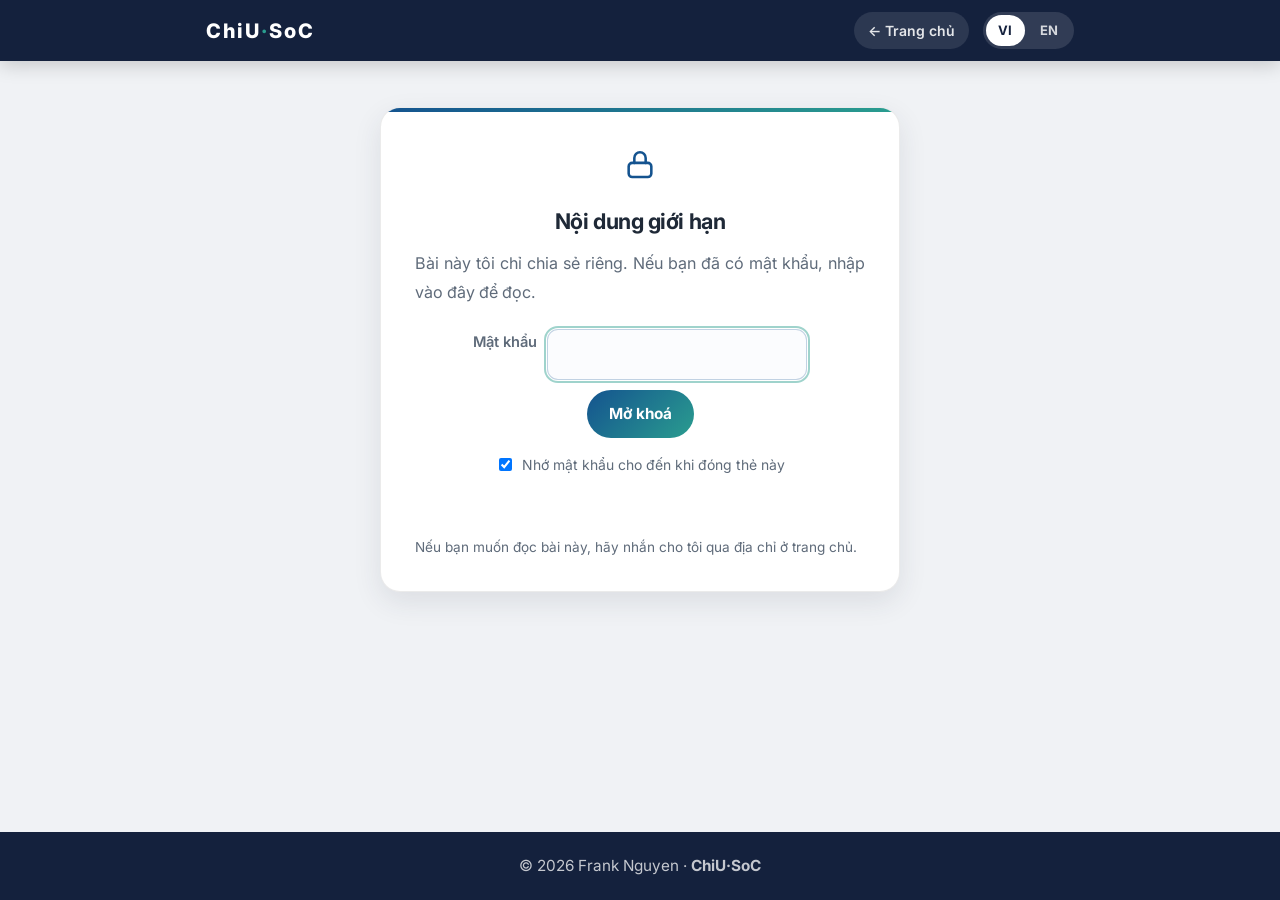
<file: posts/rsa-fips-186-5.html>
<!DOCTYPE html>
<html lang="vi" data-lang="vi"
      data-title-vi="Nội dung giới hạn — ChiU·SoC"
      data-title-en="Limited access — ChiU·SoC">
<head>
<meta charset="utf-8"/>
<meta name="viewport" content="width=device-width, initial-scale=1.0"/>
<meta name="robots" content="noindex, nofollow"/>
<title>Nội dung giới hạn — ChiU·SoC</title>
<meta name="description" content="Trang này cần mật khẩu. This page requires a password."/>
<link rel="preconnect" href="https://fonts.googleapis.com"/>
<link rel="preconnect" href="https://fonts.gstatic.com" crossorigin/>
<link href="https://fonts.googleapis.com/css2?family=Inter:ital,wght@0,400;0,600;0,700;0,800;1,400&amp;display=swap" rel="stylesheet"/>
<style>
:root{
  --accent:  #14538f;
  --accent2: #2a9d8f;
  --text:    #1f2937;
  --muted:   #5f6b7a;
  --radius:  20px;
  --max-w:   min(880px, calc(100vw - 44px));
}
*{ box-sizing:border-box; }
html{ scroll-behavior:smooth; }
body{
  margin:0; background:#f0f2f5;
  font-family:"Inter",Arial,sans-serif;
  font-size:17px; line-height:1.8; color:var(--text);
  -webkit-font-smoothing:antialiased;
  display:flex; flex-direction:column; min-height:100vh;
}
html[data-lang="vi"] [lang="en"]{ display:none; }
html[data-lang="en"] [lang="vi"]{ display:none; }

header{ background:#14213d; color:#fff; box-shadow:0 4px 18px rgba(0,0,0,.18); }
.header-inner{
  max-width:var(--max-w); margin:0 auto; padding:12px 6px;
  display:flex; align-items:center; gap:14px; flex-wrap:wrap;
}
.site-title{ font-size:20px; font-weight:800; letter-spacing:2px; }
.site-title a{ color:#fff; text-decoration:none; }
.site-title .dot{ color:var(--accent2); }
.back-home{
  margin-left:auto; color:rgba(255,255,255,.88); text-decoration:none;
  font-size:14px; font-weight:600; padding:6px 14px; border-radius:999px;
  background:rgba(255,255,255,.10);
}
.back-home:hover{ background:rgba(255,255,255,.2); }
.lang-switch{ display:flex; gap:3px; background:rgba(255,255,255,.12); padding:3px; border-radius:999px; }
.lang-btn{
  border:0; background:transparent; color:rgba(255,255,255,.8);
  font:inherit; font-size:13px; font-weight:700; letter-spacing:.04em;
  padding:4px 12px; border-radius:999px; cursor:pointer;
}
.lang-btn:hover{ color:#fff; }
.lang-btn[aria-pressed="true"]{ background:#fff; color:#14213d; }

main{ flex:1 0 auto; max-width:var(--max-w); width:100%; margin:0 auto; padding:0 6px 40px; }

.lockbox{
  background:#fff; border-radius:var(--radius); padding:40px 34px 32px;
  margin:46px auto; max-width:520px; text-align:center;
  box-shadow:0 10px 28px rgba(36,49,66,.10);
  border:1px solid rgba(230,230,230,.8);
  position:relative; overflow:hidden;
}
.lockbox::before{
  content:""; position:absolute; inset:0 0 auto 0; height:4px;
  background:linear-gradient(90deg,var(--accent),var(--accent2));
}
.lock-icon{ color:var(--accent); margin-bottom:10px; }
.lockbox h1{ font-size:1.35rem; margin:0 0 8px; letter-spacing:-.02em; }
.lock-lede{ color:var(--muted); font-size:.95em; margin:0 0 22px; }
#lock-form{ display:flex; gap:10px; justify-content:center; flex-wrap:wrap; }
#lock-pw{
  font:inherit; font-size:.95em; padding:10px 15px; border-radius:11px;
  border:1px solid rgba(20,83,143,.25); background:#fbfcfe; color:var(--text);
  flex:1 1 220px; max-width:260px; text-align:center; letter-spacing:.18em;
}
#lock-pw:focus{ outline:2px solid rgba(42,157,143,.45); outline-offset:1px; }
.btn{
  font:inherit; font-size:.9em; font-weight:700; cursor:pointer; color:#fff; border:0;
  padding:10px 22px; border-radius:999px;
  background:linear-gradient(135deg,var(--accent),var(--accent2));
}
.btn:disabled{ opacity:.55; cursor:default; }
.lock-remember{
  display:inline-flex; align-items:center; gap:7px; margin-top:14px;
  font-size:.82em; color:var(--muted); cursor:pointer;
}
.lock-msg{ min-height:1.5em; margin:14px 0 0; font-size:.88em; font-weight:700; }
.lock-msg.bad{ color:#9b1d28; }
.lock-msg.ok{ color:#15695f; }
.lock-msg.wait{ color:#8a6100; }
.lock-foot{ margin:18px 0 0; font-size:.8em; color:var(--muted); }
.lock-label{
  display:block; font-size:.86em; font-weight:600; color:var(--muted);
  margin:0 0 5px; text-align:left;
}
.sr-only{
  position:absolute; width:1px; height:1px; padding:0; margin:-1px;
  overflow:hidden; clip:rect(0 0 0 0); white-space:nowrap; border:0;
}
footer{
  background:#14213d; color:rgba(255,255,255,.75);
  text-align:center; padding:20px 16px; font-size:.9em; flex-shrink:0;
}

/* ==== house-format v1 — bilingual-personal-site skill, scripts/house-format.css. Prose is justified on every page.
     Do not edit this block in a page: edit the skill's copy, re-run apply_format.py; check_site.py fails a page whose
     block differs. ==== */
main p, main li, main blockquote, main dd, main .art-desc, main .art-quote{ text-align:justify; text-justify:inter-word; hyphens:auto; }
main .refs li, main .art-links li, main .songlist li, main .toc-wrap li, main .listen p, main .pair li, main .result li, main table p, main table li{ text-align:left; hyphens:manual; }
main .poem-credit, main .video-cap, main figcaption p, main figcaption li{ text-align:center; hyphens:manual; }
main code, main pre, main kbd, main samp, main a{ hyphens:manual; }
/* ==== /house-format ==== */
</style>
</head>
<body>

<header>
  <div class="header-inner">
    <div class="site-title"><a href="../index.html">ChiU<span class="dot">·</span>SoC</a></div>
    <a class="back-home" href="../index.html"><span lang="vi">← Trang chủ</span><span lang="en">← Home</span></a>
    <div class="lang-switch" role="group" aria-label="Language / Ngôn ngữ">
      <button type="button" class="lang-btn" data-lang="vi" aria-pressed="true">VI</button>
      <button type="button" class="lang-btn" data-lang="en" aria-pressed="false">EN</button>
    </div>
  </div>
</header>

<main>
<section class="lockbox" id="lock-gate">
  <div class="lock-icon" aria-hidden="true">
    <svg viewBox="0 0 24 24" width="34" height="34" fill="none" stroke="currentColor" stroke-width="1.8" stroke-linecap="round">
      <rect x="4" y="10.5" width="16" height="10" rx="2.5"/><path d="M8 10.5V7a4 4 0 0 1 8 0v3.5"/>
    </svg>
  </div>
  <h1><span lang="vi">Nội dung giới hạn</span><span lang="en">Limited access</span></h1>
  <p class="lock-lede">
    <span lang="vi">Bài này tôi chỉ chia sẻ riêng. Nếu bạn đã có mật khẩu, nhập vào đây để đọc.</span>
    <span lang="en">I share this article privately. If you have the password, enter it here to read it.</span>
  </p>
  <noscript>
    <p class="lock-msg bad">
      <span lang="vi">Trang này cần JavaScript để giải mã nội dung. Hãy bật JavaScript rồi tải lại trang.</span>
      <span lang="en">This page needs JavaScript to decrypt its contents. Please enable JavaScript and reload.</span>
    </p>
  </noscript>
  <form id="lock-form" autocomplete="off">
    <label for="lock-pw" class="lock-label"><span lang="vi">Mật khẩu</span><span lang="en">Password</span></label>
    <input type="password" id="lock-pw" autocomplete="current-password"
           spellcheck="false" autofocus/>
    <button class="btn" type="submit" id="lock-go"><span lang="vi">Mở khoá</span><span lang="en">Unlock</span></button>
  </form>
  <label class="lock-remember">
    <input type="checkbox" id="lock-keep" checked/>
    <span lang="vi">Nhớ mật khẩu cho đến khi đóng thẻ này</span><span lang="en">Remember the password until this tab is closed</span>
  </label>
  <p class="lock-msg" id="lock-msg" role="status" aria-live="polite"></p>
  <p class="lock-foot">
    <span lang="vi">Nếu bạn muốn đọc bài này, hãy nhắn cho tôi qua địa chỉ ở trang chủ.</span>
    <span lang="en">If you would like to read it, write to me at the address on the home page.</span>
  </p>
</section>
</main>

<footer>
  <span lang="vi">© 2026 Frank Nguyen · <strong>ChiU·SoC</strong></span>
  <span lang="en">© 2026 Frank Nguyen · <strong>ChiU·SoC</strong></span>
</footer>

<script id="lock-payload" type="application/json">{"v":1,"kdf":"PBKDF2-SHA256","iter":600000,"salt":"0oeUOc+mT+SW/LTca1UlkA==","iv":"/IwiYH/xmsRBrDvm","ct":"I5LBwe9H2t/EiZXebB802zQI8GeNHmU8jKJc18IMkgnBGODLWlOCzFMUjEWRRrnNwqAlihol1zbWNYhcTNQXCRGEU2CoZo7q7gLtxLZXuCWJK0bc7euWgQNJAIhd2hOcxf16xryCEue80FmSwDzJYY9zd5r0UUsOUm8q2EDhL5XPOjy4sd8OvMgJF7/fIJgIrJL/MbHDUyOEpJCaxZ4TJUwQgAMu5aO5HiRop/ZXOP2ssVkRGCrUPRHUGqvP4jmIRRtXt295HkfElHELUoeInOAbZLU6KDuFY0my54PpZc2QDE/bdFVvJWDsR+C1CltagxCFhpw0/RMd11LBWf9W/GFA9OtGvdna9dFKObhzCBoHnwfyhsseGrZy+L5SPD/4XOuq2hFqLt/u/wJywEwHcEhvfnGD4a4wMPXIv2ShVBgr3xtJslka/ckZUQMQlAGU/8wE0vXdBaUFMFIjhw2dvWRbPmxi+mD9lGSyWg94+QssrB/MG8s/3SSx2mBFQ7cSNZUNIudTs8XheEMdO6tJRoVVgZFaPGnoJ2W0wOVa5ROe9db0NEA3KiQuxortcCK3hrl2Vwp5iSmjRaOy3GAPKGMbyiidViyvPuHXqONICwnUdcYvlgxgey0mzPtwc60h1PuBSD1cIgMCLyT/yCFsZyVl+RHwMBQsAImdzBgekBkg6pFJNt3XaJUZRf2n3F5Hs9iuzrnbuVA7bjog1bkyk6JPZGF+S9BVJ4n6R5WNq5DJYqfPUT4PKclWo7INtbfqv7XtsTinbV8RpvahTWC/kUtJsOt4EpY49X8VL2VlYtUJ/7IDrVv4HhyNnWOmd/yc1E85JHsImMm3x59vGMMoVL5+J9hruibiUDEyjjyF8/5mbP+j6Ad9lHfESaiShjELQ3gfdM87DgnvoBqmVlnGE6VpTQF8fdWmmdJ6n/VBNXLkYk65jOB4WHyQoM7YfRsnWd1ewnoA/ynRcp+FeKnC8JLsPRK0RJU2DaucXSc+/a9oJduYgCJV9ZVbEjZkfWQrpMEtQQ8JVjP3A7Dxl7Hlh8flA9R1zeCKxspZqUxmaNaHL2rhMrRXA4H7nFRA911cj/XjvJx+CK2xsxm0oGLhqVF/TbtCkP/CNftJ5VubvGqz3QcV9JfPFuUJwsPdOypYyoE10900BIJplViw3ab2I507Uk1SG00WAI7fMqxXMDIiqfv3rLQwU/CGHT+qFnCm+c1cszip+/kJvQlz4AXF1x947FBeOduHnUdgzqiQDRLtiQm5QMc6EcaWeIPiC73sp5fDDQuzNxMOxqOchvqCdWAItkxLNFjYL/vLSsGUe68iXppk2RQEe7GTEtYi3TCPjMd5Q4Teh03TpmoMq6pYexMp78a/uFWCp6feS05te/+xbNV6jbHVcR6ZHtXtFc/ivVqpdvfV3caYXwVM3iDgBRRGBDckA39Ktb8ylF1hdR0BsH+khta9+WCgnhaNGcLMPkryUFRiHehPnzNRM6JJBrQqp8VfeL+uUlWB8KppwOjBKAf3LRRfn//PL3Rbsvn8NB++7b5Ap5v0HHZ+oGBuPDErTJs8K75RUYXi8mMJFPpn2x4WtT6VgUwYKN/RMmwhCD/LEeussGeKchsYVVOAJiyF4tpC0Ro127c009FqE7WfikXjMKBfKoBfQLc2befhHdBcJ7rqfw414QH6H6TiyHMms1a5yxwrkk9rf4m0/9MQpp1Qe/qo3RtwroXsvhY6FkcIp29O9CHFSF+AGOGbLhwpWXcJZ3/T4licYVkbWiceGbocnsqN8vsmo8hcHkCBxu6L0c3yFDJxWFZZLdRoHUriYPQEVm8BfE121MSQ0UBuHgwODIPmn0xVhb2M8zbU6wN+Si3XPRaXmFLbu8JJkjCcce+VPEVzakotXh2d9pk2eStgfL2bXc6Ryjqk3o6U2TTyu3rw+FaZQkpDfgjO4nlAuS/ePxgyEzZfd7VoX2sjNAx+v3AW4Qsv2qEI9W6pw0SPE4PKN9RHTlzcKiC1DiIycJuymUmy8hQwe8fIoa5YDAtVtNb4n1OXoiWy4l5Z6MblrBHrEfgZPWYA8+a582IhGhUlYCxrJdlP/JDF4GKQ2bOyftYXUTJudyYjNK/+qKJhAKxReCVFhbKZpGlOhDFfznlZPKTmAb8NaYjti9fPyN/JJAzyll41A3sqLxWFKxlckZi9yBkOE2RJWjU2gEQwwZtbjRuQ5IipmftwDoyEYOLF8hcNx0Zhm67OAaCkwvY60t/K2nbQE+rQt+6C6tbuLVFod6HrlfhclV9Wgc+swRrroaIiplmx7iXIz4t+50O/hC8tL9lyXPl/IaxudMWR/OtZym/TpUbfmAF65zadbO7/5xJZDKrxO00/SOeUOPUJF/uBYB+RDRa9/gJRJ0t041kqv5/C/wgqsfosRY+nkgt4ORGcqWg/xJlG3GcNa55lYg6iAohbA/0MMu92JIRhlF5lpcKl1/PcFX2lUvN7767k/2QXh8Xzt25pmRWD6s8ofzj3+6SSypWvC2uvR5kAw0290SvQaH697SlBL3zDMyIiC/twkxQSoQpOeTEVqvwWWWaTsn1lRi2g0IWu4SrwxBJyVoMeCBq9QU03B65D1kxuLgqWOgbhDE9zntNrRjyEOlmCnK7uUYrORohCIlqwkg8b6KrC+X2FghT2YXGgIKyF877EvwRLBsgwRfY57WJSpKrUikiJQ0BNK5UUbqNG+XeWN3/GqWWX7c6Vq645SScRt3D161YCUIajBqex8l9Ra89+BkflUoGxMzDjNxYA/ldLJXNKRa1jWEIPe6dVsraM25YQYURGPP8SEu9bZrXppL110uFHo2c4dR3EWPgzYGabfkSwx2pa65J1xSHykBt9rNpvCe9nMIcja3vvbnD+jzRerpqsp7f/WnneXlw/fMokyZhb+BEzVpBeUtLM3WFdYtK1B3JhgDHBf6WwHYd8+N7DXI6LgYHEuWd7d+jEwA8JsBF8//tFx2Jka8BcOzHg5lGsDR+Au9MbWpHjNtAld1655QKULWJwNmuQY7FeZ2fmBrrepaUpCC67PRWWBt8NxJfKIIP6thKLaGUZtDDlyYj5/d8/OjfkIKtFsXz69B1d9ICK8RN7enTSsojBOfAUOpRKg/uZ6ma0WJa79hDid6PPCyPy7gogV3fWtwOYOwV6SxypBfhR1pCSypFC9RaaplG2gJWukePtfMV6jbeu2J2QE0S73Y6VrIPsXzf+Jt6AJbGNfHFBqH/dslnlbgVHIkxhI44i0F6YnTbkFeXbuOq/jZTjb6YEXUbzkGmoZpSsaKgoPOG3P3kyJD+eKhdfFbjqvBQUWZ10nPUTZTUIRlO4uVhA8GoTBoH9mSPe3IWWV9tQlYw/B0w3uARvSQRjOswsV+1N6PoPxn9/mioLzbrpbddIqnl/BS1OlurSdebfi1UqiWEfZn3xoI50fSpb608oFw63NPlgCSnrcDqUPAqmVFTk4GlGTKShFU82YzABxFaQocFHP6FF7ebaMMthnwV2oD//rJmxmvH65lbHarEEn/Zavv5Q3oO+0H1RoaeVTs+38Mi+JSfd9NwqL5We95Kw6za7MZ8bHHCnsbqMx1JJvVl7HEJ/cY1XJLfxDu47EKHAAswLRi9Tem6wGSU7Mk4daKtOCBiFAEEa2xyscrshz/Z6IRPnkt6jwzY+Lsvsvi7u1griSIiEnP8gRk0NNSI9W03mDlDg3PrUGsEv2Mlulb1774YC8URcJnaX7H7Zp4V73c0ARgue9Fgji9NjFTXL2qozNHw9nT8kwIRxlAo2ID3R5JM8wkO7eOzF8+CXCMUOqqjhp90k4I/4tmEhe/kv79aebXv9qCGCKOZHsvSjFSUpDh5fxV0xO+XDIiDHfWD3UGJQD/c6L7iOtbDYxoopEE0J2K0kQ/9q0PQBb+s/RPXreEj7Aw5WdoICNKBjEsZW3BQ1BFkOC9W8jlIP1FVXNDXT5ddmeNSstWk8eBJFgCpsiUF2Lrapq88b6DfYZNGnPVshhkqK98sTWuZJUxN9193OVSJNutlRvvXV1bW1xD2RWWFE/Hsyr1GxOA0z7dbAEbZF+j+qEBx12O5NiyaVQYQ8EXGbu2BDWTYyVUoUJbqzwMoxxxEKa0F+XKdg84OA5z5n68NpZ/PukbM7H9KgKb+Z9YZB6A6OyRiyHJ2hhfwCih6BH5JI6yTtnWr+N+JcTbsuAYVgTvHW9Iwi6WDKihw2ljpJ9JmOtU3/ZS8l1LO4V2vQ931oCQW6PdI5zC4G/fmlAMM4qWTM2Jp2JtrHOMR+zVOZ53Q8seHn2IQbiHhzGHJU5zy/DNpAdWpf6PiFydLU9jjE60hR2IJf75vOPMp+THbA2cuPk/kOtIrAEj+w9jyWgX38LWCORJSqWw/xA/xHwfhy4BiigkPb+uQLMN9UeeuI0jDhuVWCdm9HQ/uHm/I/hh1fk38Md4nm/JN0+f8JH2fKfcsqWc21mtDxWj6fuX01Qojn0AMuuz3eUS/Jn1vjosG8IOHK2yuukbGipIy5wxDEEnvx1E4txrwDqAZEFa+DMQm336B2vhxc/MKPlyLzo18ZtjQH67XWP+1hxGtofuUoMOEE12yd1+hRBmvyqMLItjcY0BkhTIwd+mVObWlWJi35tiMQ0Wt83hWTOIz+YujJBbiMMcueyTpuMHrr21s7umPfrNbcqERROFQUDZLpS5mLB4+yMTPELKQFbjCziXxF9/eCNvU270uJ9v173CNIsQQVlCAca/[base64]/hWOugilhUZ7wpdT26DwJ+wmqpkESocIhZ5WyRKcNYLMOgCE2W/sauS5kiDrAeiWq/[base64]/YQ9JlTiXaBlxsjBWmf1hJlipEftYwooJAHlBRPBapMUhOCi7htmHqvLNqHNlfNQynNpQLG49t1/nlEqVEl2hT7Prkpd+K/OiHe49sK6NlVar9HombDCQzbQHcJJCG8jtynOBYQyitth4ogxg41a1QyZKzEPMKKjrlVDGLRNkwXAZSvjET3C+8TrGOpHsm8bWjcYeA9zg9SKw+RfS4Tr6VhPlFhxo/rfreyBorndGvUQbOrkBF3mS0KhTJXfo2B7M+MdZPEVUECf1/AIPQn9ed2qURDIeObHpS6PHd3IWYiqQ/nLTSRZfxo9dnaRQyoTH9u78wf/wRFCRVT4FL5/wepjAYb/VYaFiRdiL8cK1oOwGCYoP/RIbx22S2RFWzUX9nHbj9s8nvPnRx1baJhVKAbgmgP+ddintG9gPyiqpEwXkKWc05JZUWf6qfUc2MIRRMuDlecM+iq6I54irsLs/obKDky43et1b5jv/L7IDTk3Vmg47rUVwmAftfgkUPASbl5jK0pDE6ZYs1BMEfj/NyRJ+D7TLovZXbHuq+A7e6xah7kLtZ5aBqbd9qTabO13gixKFkhRVaM6dNgwWNGamPcfAIhYncGnQZzxREShigxgsoKTN3u9t4dq76CpHBy5Riw8sZpw1rIIb3ApFsu5vvh1GrXmxNON/qLKlTVhKvoVVfWj7lLt+5aJLtC5LoQoPH3LwpZl2gU2PDgahyn5VdIQjfU5YzFYxR0ghT3/fq9N0Q7zt+ryjlj8zFnYoNdlnIawyrqOqNeQMStpejtiuTHnIyaLUgFMM3IQUFOlq2QKpV+hXDI012R3DV0qR1Bmd6Xoea6nV2qboV+d3F4A7u7ppI6hoh2ziwzM6x8U9zSJ8jA4lNPJkb8gzzsKvc1OS8loFnCDeZr/9j5NYtu9BI+HweR8z+liV/tEXi70wiwLSlAPsG5nqiFqyBwTlnZnIFkknYcN8pmueu8mx7EslhvFZNjKtjG2T/VbniV6SV7A5QA2pE44YpyIV3Eu1PJeMp5ivW5d1kEopItJvadKg+b9QanjG46cJDsaUVp3ANrbizXgSxz8xdpH61YsG3FRcanTpCNzm3//e0qUAUvq9YW9x9KOIkSfKBLIZ6l/GNajng4pjyginCbIM4jDyYt81KX3bR0EssjUWhNMwEMykbSHv7BpdIuziDVOOqWbQbCT4erB2Nad7tMYRr7rWKGDlXzihIGaBor/1+BnGk6Yx22tKqV7LAZ8s5k15MvBVsgeo999/ZKQjHOuKocswjIkEzrEoDfZzPfj9Ahn1hB8GLfR+PbWANZ9Ef2KeDn/oUerVVfEdcKlOU58s0C2EJFOOmJTjkbOL/DSWkHZKD35AehdnRrZjPrmN1YJjqJvlPiEk1DdGHBzMulwfIhxtIRYPP5Q2bTsJxqiB6BC8/CiROJqwf7Lfh08RxCaMO0xbGTztCzqksqbwlywZ0mJq1tShf5RnqAdoKe5E9TgcRkahwfjaIql0sG8phEQCUxMX+HPiYJoO16pErzlVrBAPgwhsllowp/w6V8M9TMuRgsPcR8NlAC/70rR5LaE7oNITeRbqshdamePzSlPs2R7uRksUsM+PCLWiK/8gGz8AQyIN20UETQt3ZWE7Rt6J0Ie74OdCnz3PHvZbeY8ro+6xZjG8z+I8mpUCSCRbXtDp5YdisMewFp7hkcIAr4lag/[base64]/5636FoAujKpdLFK1o1KCVdYSLqcn178BPIR1R1yjCihtTtkDvYIFA/Xk2IC2cl9PZAKCcIoGYrIuvokTtpk70oNgehvgBx4Fo/d3PCo4EPxQGAHQEQwPmXLn3McmTISar+YAZZR0XCI/+983lbmmwJkNuIFm5cQNeoFiiCR74g9Sqoa2LmgGE0ZYpJgiwk+MQixaEOc+NiJkGCM3RDKS77COoKbDahnwTH5ArG3KOuJoMd9o/DdenXPKTCHZ9xAHXkydWjmi+dTT4FvYGFkke4nVEtJmT69kNkHOxFN9JZjAD4l8Bthv8qItIdYbjpU7JmG6jzrioCr+ID9mgZT3gW+PoCjPTNG/4Pmspp9zyQcHt9S8Srr2ve/o6xApyRJUm2gGJISsZ4vAwBcLVDFZHB11q0xesS/hpTxfxb6L4rLwPugcf5t6kOGyZ3WoHjEM4tSwB9UR7dC8EWzKdjWIJr/aKxu6XSnjs5Z4Oj6SFs3MS+I9Gn52nkmDyqMy0974Wk+iwQEQx8AOwb0mCDsVO5HOhozwRyAc0s1xXYldr+cmdh8FIjuYDbkQ/X2wOyBzTbEPv9O25v/wgTda1edD8vD10YYjzA+p/kjWP7pZJlffX3hMIkwO7W6jKR6SfAZCbcodZOlw/HotqwkAztkER2bf55YD2sVTHZU5JbsYTyepre1z3zi2sG0JSWlehk9/u+mEqdo5QumidDzUOvnTUx9Ipt78GeNReZsG8HOoshCpIjiWpk83n+3M0vYwLKtUkQAXUBJBBIsEtPbATOe6OH/[base64]/rSNbZqCzF64eIlz2xKMUGg5Z0cgd5sHpuqctUjNjUL7Ag+s3C76HHRdCF75EWEdYREmUJIClFr3SKgAZmPcKmwnU1YA4aFVkOAsVTHnYeTjpd34Q1dznHTvSEx8HDmW99Rx3budrYBJTLckSoJKHpQ7LRns6i56ueuoSs3YUzZAP2/Mi66bX/IlvnyUakO5h45V9/0LDxT3VIEYk219nqsaPe5IKHNthEpzsIpOxJyiJXTcyGuQBuXBNxvuGqJaMakNQhuidoq4GAkiPFYbXaToNetwdRRNy20xHCuH0rfLjwv/213ZpaL404k4QylVBQ5SefveuU4ZJG0lFfi8V7Fs/p6F22/EN5mgSrayXtAB34gkpLNlzllYkeKvZ9dJyQlE3b7Q8h21EyWraZyVUdYkPQLVwUbG9x2udNr0xXsvvo036kI1Ph8ylz8Bj4cHdFSL+Ujy+m0lSLBhFmGlGgLgN0gdxzL4q/YUEApSbQqEQ5F9HQ9S2hsG/8rUBpV1IYZGfGRGtR72NXE8jrwY1lx0E6aQ0Mj4HJOrG4YnRYo0VFbNQLKMaIepIRhmvJE+v8mZdq6TeXJwHE2Pmdl/[base64]/yigK+ZggQjESzEETwNh5NlW8EVi5U4bQfmhqAxJpTo2DKnp2gbK1zjc2boeLKQLnKYV9n3Ld65vXF/IE9BpO5vJ17+mPTH11zYb8n3akXwCJgsnC+4vXpC8awQWp2ZofWAibP9TGeuDGYT+w3WBU26ocTwKSlsA3cmwcGCuNB5doO65s+UbtD/gkAqnRncUoQW1ltt6SUsqQVafs8Q3zdZSlCLeV18wWvnHq5ZvLP0S67ZZSle5fy5GNjPgID9Y4vlj/8WE4hXS/fYdmZCtyctg8v+6QjCVHwSuhEeFtdxGE0QXp6hK6IhoxBqJsdoRB6lKD2G0NRq3iwW0zD9oP5h08842eF8A5HI2QPd/gF5DPLEbPMCbOzGFEAVGHaa85ILUgzS4aY1OwgNcrXxkui/Ar3CD1P0DyAADYwV388N0ZLPb//8iHU/l6PMvcw7F1vwFkddCqT2zUfRDzXb0JXK43J4zXYYIdUH0aNBaxM5u/gu2wr8vaEkQsMrFqBeosNPt87hZOgZEWCzdmpdNqC/EqwZ+63cxnI4kk6DE72i4qwv17wA659/9J/VhN8mdS3mNgIz6dOcHlJoKVZUK673oTUNDyPvgw0YvfVZ7UBwBTA/T5gjZDvqkFiqssjXCy6rzE3nznqgBDn6RcD7QlFKP6ijtWSGozXO7kqqpcwb/gyFzHQq/yUX1eerPJtKumK1Mi2a+ZWfOsZruph5VPjD/qyHnX8u0XGUfk6hMNaDLjfa5MYY8+UecL06qWj4hq/+pRWpqPafHCDZ2NkDW1/HDQmVibJWxyer3VksHa85tAIaWYBv6XkjcCKlU49SS4pgWp7OIU06SAL/[base64]/BoEKkjaNZ6P8nyoC0RO1WcFRnnC/J9r/IwOXzFTz2FEJumsEJ04GPPU8v+s0/wc36UZsZ1n6IjI5h0IFXLcXBq/GdrmcXuI+qpe5MYiwBl6ueRNOF7mx3clXO8rpdBytz+ckAsywMlfvhfUlZITgO7Gz4HwidyU3eTY0jAzZBKNxOBvHvjdsH6nhDrEbd8uugIeEEq5syuMwD0/wSO3t99usQQbiEAtqrJ9729qEEVSpY6ulSGc2tS9xxlBc/t/7ym0u8OgeDHdIhHZCtqOU1MVM9d2gwmzJrZsMbPlsZSKyKf+5mcxLTV8WRJIQ468zEDBGGY0dLqtT5/mlWPvSO0gquv6p9symvpLxqj1MTKevKfGcO1BIRSJ7FJiwe4g5vCerHyORzNK6qdxvRT/P0gWolm0mGkUhJ2s37zZz245iHrkhSRZfveksk1ALYTOpNykGr30o7Xa08ztA5pqCu6eExxESAe5LDNkYxH4hJwO4PWEus/LkVZvqHYfIvTIo00sKNDy8R0yml76A30cIBPlNtr2GvLtIHJB/gUJkoBXCYW99EpOr3sU1uMKRbANjRukelFt4HiHx6iygy8PUWWhfUTJcEg3lUjx5ie6IYgXYDvuD56sVen0dKhm4aXJRv187BdDiECy5uwpcjI/L0BPxPmOGdBDUIFwCYZI3ErYW605T4JhKO9dC/[base64]/XmH33oBquiMEFpg7cwr2iajQeK+6h2QK5ethHdO8mjk4XdHW/jKq9O8+2NGvpKa5fsL9Y110D0US08Dj/Pj+FI59hIsCYDfo4wg8UQVKm4tDXf7stTWcgU2BQ+WwnFMXOhznJNaKB+mOfzTliEV/xUw6sJmWi/FvlipHNKq+dVsYt+Fd16FeDAu6QZL6Gd9j6ibnFzkf8vov4MTvIUrg9YEZEeGdBsn0hDZ0bmSuRYE8Spewne2OwD7/6oJ5/AxnGnBmeIfM1bPtFKnGaO1mGxAxixP4h/bTUDgShi8aHCxgYSaORFj284pFbZCkrW0OWZYZC4Biy1h3dvTvAOk49jPDH91uE/NqlNtLCyj4R11ZUvg8Jtf6YgjclGU+UGRrd/+pphEQn/qhoUVwni4Ocnd/jYYEFvZyyONS7jVaHw/bnsgRHiZXQbDW4ZD1Cwzgl6pReXXnjFgeX7cq9ILj10FZMV6NpZ9xeKTqwSx3Xs+NWY3oZpNNnXhSPISDwbE8IOd4PTv8DTPheRJBsVnRWCQPxdrxgjWUBu3kF2TxhyNbZ/94DKuCroOxKDw6qRDycvxTL+fv6Og5poziMaW+Fu9aIDluxSUH1zoQG/IXWiQB5icipzSdDOhCv3b8Bk08WhUogR9LiMInna8mfw5uYY6P3NHFGrgYqncNynunszvvXzqOqDZRnkyBOIqsX0eT1nV3aX9JAefGdEi7y4XSBY8bCHsHAU8ylG0hUfAVGT7DP9aGmtPXpRo2nu4BB5x22TOCWab8AIzxfELHbI/6O28v1q+gKaxOwiKedlg5sAzo2y4u3gsaESuuQuz5xkYMlXGhbwpI1D1TPqYWJa3OvpmJ0zCaEbU0WN82EOm5K4HmqEM8c7jO7t+/mwr3I5ZXucWS4gYgiZSIA0ZvNQfDMccMgE54vIpOHn5Q+Frf8oua+dLCD9vTGgqBPGbDALRs9IizEJhScCs8FCl2Q/Vrk+qwD3Jbk8MR4YXtIHm3U4i+v7H2n7KuqfaoFFXmVvgwv1Twq5SO9bz0UTIqyi5cRN3JaaCrIxkLikZIwixF57cpi3VcE9a9JzWwvXlXpjHz+tPPcaXcOGY1REmrTD/0+kUFNVutgZnIrRUyqx7Ucp8y4mwwUIwc4mSW0QfG00sZp5pKeHV9NVV2Ftl60jeOB0C2wXjUh2cI3hdL6AGM7kQ4rWUwbPzbhyjQDSlSBdZMI55uVVg+dw9NW1fkIKsKSJEazudrUbWjCwNOtJNzUZUYqkMXssPf3GVRV0Yp7mJh+pWilZG4Hl9+129It9i6ih0m/I/Q5iVTVt8Y91JwDn4HigiH0Ct0VN5d0qmKVUkLcvaxh2Z+fhTkUjCWkzql+/ybqAVj39FXJVqJlWL+b/TyDiLZStq9uk74qW2XynwtX7GiU7t7lienYqZlXaxkLPS1xKLpffuSstsP4XbyVIhhyCy6SE9WjfRMBZW8dpN8sbSnFzx1mtGOISg2fxVfvYBGIiRGaIFltU2PzqDJIC+qoycaBquBKmZXUufFG6uPRWDGsbVFAglAz5dF4naSsbtXHHWQ/dF1HnzPxDPJSeQbgdM5fBiHXPLt38WfT+LSOIeIj9RMnMR8IM9pij/QFJRvMg/7NRGpnsp3ADBXMkNSHYkXSEmPpMh8h1NpLog5eIGtMTvcF3gQkj2QOXG1Ibc6LAQEJdHEgyUdVskkTZqP5IZ5z1HvqRwBOeGNL/Idkf6zjefavyV9QwRC+Tvvg/eEvZbSuP7fT52fLHm/9WRBqYVCgJq7XGzZbWktVy2Zj9QJ3vuwAy3e0jwAD1PdVX2YrAGWJF5X04ngz4ej4e5EmbGAhsmvmUH4syugxhxe2GkPo2InZ0YQDYD1nCyyHXrENp5oCezDSsKYj+yIhC/QPJ2ejKNofVfNdbsfsOUwpGhE5zaiF3dwV/kbL3q0wF/VPtcUZnbs3b4z/99wz/bibY+HAkdi1m9n/+MRrrKBv+iF6Xn2kIDiZiFYr1kzdAqiAAITvVSJ27XnHNnIhtegYSCXa14/[base64]//FqKST74anxybQwwHK+tINCtXMldXEsJ29CCT+P46QoqJLs0exgEWDtJkKZ0/mVREbBz5GHjbXP/gEP+BsXlJNaEEAs0IL2Zy7t2BF73e9lavWh/IxVfE9hGDWz/X2VSU1I24vDSD9J6MLBXIRhjTxeScN1grfjhnmie9i0gZgYb7HKk8jKeN66Dx3k1WyHkSMLk4SuqWYG1PRCnM/SJSH8pIiVFRopCQJvgQbhAnnmySHgKDhpcSPELMQS6dLqSYd99hNWSvQGLsMNm4DD8dOhH5gU/x52X0XK7S8XnaXfvdNDMuddLR1X+WH60BUOR9Ckz82FTsUcmGpkl2vz33lxzeroh+7Em/pO5nkhaDy3ciN+HB/dpjrcWhM9+7LiNIteG2uSg4075BYeFxPo/0uMXsIU22+x7y3MOr8TUNyXSoVbePWM0PSLI8geiysXftGYNZT6NYdNoKCnAfdw7h1SscEU4BpbUZCp9FTF6b9KNB9QoUpF4ISDvCTPsX58O+BzzidehhEZm8hEfAY14pi6/blWpMrSocR7wZVvsK7VyZpdsm2YvLPkyeo6CaodgCwqj/U4u4KKiP76H9QRjctriHzUhxXNGAvKvFPnjwZTGi6aflOyda83W0TJTsZ2w83cG26rt84iK2FK9xDAaBNM3NFsp+W1aTindArzqYeQzc6MfGebAfQCN2VpgzGbT+IEGf1tymZOmVCIxR5C5IrjH3UKilRmepfxAOSE3AHWFks27sdExX0xI+R5neoR5P7BYMrorx13y/XtRdwrbUaqkkNCp6p538vrL5SI/K1luGvPgGMFVV69oJ3fizyAr2TudEPiDzEsYDuVxCfTSTqjuB65jHwEMZIuYizriHowaB3epA3NkwCrimggl6fwdIZdCwJljoux2JlgcGAL7PhKIwUEw5vOpdePWfPS+VllCdx0/qc907OAoOJnUYQmGts87DgMgj1xlW2EN8Wtqy1HdVJfQZeDgoiWkCJysAcSizM1JV10udhpiP19K//TrPz5t81jZHEC0UYt1ZCI4G3HxTd6EU+Cl2R3626oKN5S1zNIpGqDR166wYslFJclw5kcbtRPa3UFxT4sE1qzPpVmT8GWRXdP3Onhb8o/mWGxEFJmQqN24KKwN2X65eqNYal3HbAmZN8o3cHW1drp1bEiw7+zF/t4e2pBRBEqo0BNCkD/Y/WWZLa7RXvOZGOW/6NLymJckvfxftIVMnK30RyUDZhnbgX4mLRi/n8rU2FXn8g1izuxACEeB6pCJB3Pqo1/gJhCC5ft2kc9Cb+0pHcALcgcCRQBqIFkPMvuNgvJDU5GIPTCeX1QbU0/9Zkyy1aeFEzHODjoyrBJunpSdxwI9t1DfonO1Y6sM8xsbQX7QGhnP+ntbdfCWv/m4Ev5s6oyOH5tw3pLihqSFvtn4SFHAeLRd+skUgVUDB67OkOfXCIlxGevDkytim5wMm1gcerNFLjKgEoLZ+agsewuPHVNUqI3ISDg0Oj3zCrJO81+GcN8BCUitiTTiY7M1iNR44baf/jxcGb4IpG3bGWhgT19x5KItt6kos126pPx6RMisn7utUIiR1aKsjzaIBcNKotqI5O/3n3IupGiH8lDz4roPnCdfAHEfGkp8CL4JoZ7uymnw4aEN1sGqpuqVPvjFWc8IR/meO+KMLEt5IH8hX74fkh8X8SvYZD0/xujKe4piQ/YEunXn3pPFieT5yYXXnuoJ2YlRebCg4M3nP/P5nkGuuHQGhu8jL9mLi1Z4GPsYCgUl4WkWl8r4+AQnwbnI26sXmfb1keXG/v2DbVk7ac9aGi+hNBXyNigdXDz5b9NJPfzxFAM0wDUr2CCCEGOx2PaB20+dkV+aV7V8U+qPQCuDMK/cKBcPvUoN/T35+5drkax4LkoLuWhqjysNFqkQ9A0+qOnDorA3zk6rI8r6TI0MAInBjPzPSuky9MFUGBGa/r03qVTqv3n+q7DOhPprmwy/oq0asU94Pyx08lIDSnY3X+dBV28nbXwWchygLaiVmx2IXVuSLReiiGXI1btPj4T2pXj5cD62fzIt+Te4BdKq/AA+JrrDB7pF6hXIWusVE8RX6v3fK8XSoFnmeaAfJ9IH5qHsrP5kZOlb9TVk5pIMOqjMaYm5nxlP2xsw82tKY5blwVWXuxbEgUiDQGMXk9n3AC5p45P/Xtwhvv/DgOXYbBzoL/xNvA58aUrasz7TnzhqC8oAuvN/gwH64AIZpP6rbElObCxsvPS4b4lYjtQN0bQ3YxUTnG9UiYCixRwqY9Ux6hZyxeRMYQlRfovTi4lwAzTqgYYpvuLGMCnoYTRX5EnKiQc950drmu4kgQO2N+V4q3RSAo5auVGwTw3IgTxYWPW4IXpMsEtkZXnseJ+IKtOyrKQbLGtRlXJOqIkUNtM6bN89pN/frv/6djmq+Dym6IThPjluWOwgp8dvlUjwZ+lGVOuBIB6vNzUpYDuzX7/0Ga5WpNj3eWvujkCDf079ftV8l0E8CRS3KFdRJHQuh1J49/yCPsw4sfuOIGNMnF0ZKDdppGp9EdoHXF/[base64]/6g8AAEGGN3OWRGpr2l9Fw9yNAv+IE+VAhPZ9CK5AFrO8wVWbYMbmoXztwxHPLx/FjCDKX5PxmvcP//kc2JJiSgB36CQX9NQhx5Dz5bAod6EwHYv49Ch5/xvFA/h9pfuTHDKuZCY4lOE6XvgNsK5W1G0p5nmPfPhfsSiEDIN3Iohax1brXM2dKPM68ot7iqab5ddIVGnsAexx5qOJagdHfMzNdWmASspfDrxwkhKa9HlhPbANXcOnTBU1YjgeaL4boVM4888oRp1/BLRLqKbe0twOXcL9Np/KoqIHnZA4/HA2AYi+ihGcnqVImYm8NIBd9gDe+XOa1dbnpstEvDLW49Hb/vr2CCC0wrJ4KftgglL53Ai+pbxofPKt1awlDc6JOU2Y4IpsIHOihHLLc2jG/3O3Iw2FXKpvtSeQyfgAhrOWgaX1rEjGWqIxy1oU/BLfvNHbuFjeL/ljwwnX+fIR7DaS3cpr1umNzSdxo0fEak3RTeRVVgxigdU9VodVnBNCENzzhj6xWCjRBoY3E+4gupAyZ/xuXYWBM/[base64]/1EikujpOHKY9bDOQOStcKOvUuE8IewVZ5erdqtPxnPWHKsDTDptZzwQssHWWVjL5d2kbz6pTn7Y7uPYyt9sJuMYSQ5b13Lkk3d7hiM20GzT4NlBFF4lvxjCZsYJ5GPEyWqWqbi1/A+12m2p4X9P0iI6sWsfxaJdluFuSM+yGepody2q3A38SRLaiqF5mgxNRZBEoqY0MDyxiN2VLy8xPyWjj9ay4thx05lyclKp5Uh1bFyRXM0ZmxpuIVtlsPvqqvoh8CH6kjgcOt4+68SgmQjL05gvtuHXqGgEXHQ+DmEynJBQdFB38CF1U9zkJvQeZ/MhCLV5d1M5nUYHY2npmwwRTsKobp5WhR2pE+beIgw9Ysd4ocgwMoRZeQVJ4C93PsloS73TLjG+cRkP6X1FzAsL8hp3ItuNsivN10xNzLUqSQmFIr6C0XGDZpOO5+mcH1gPuCd1r/3nTt3v5h37y+K7KyCpzaOGNBMOPhS6cDoPtPu9uxa19H/1oEgxKUw0f9pu9oWt36vSQ6GNTgsqZqZda1VgUrj434zgsXqH5CbSRutxDOvUxE14zQ2qmOSjQbzORGoecPOIcuuLY0VmQnGyhianIyFKfsfrfH8NiMjGhd/HxJe2kcdhdF8YY1yktx6nd3R1jfn7pslxXKGNlspfw6+SM6vytsi+R7R/T8493e+BQNjYDhherXEKWYEObzBMTVgJ8sG7KfYC/qiruvAlhOJVSNl5vDQJ0sHkX8G6A80rA4+DC38I5mpnnwMmrEbi08QiTHsdSeMKhtTk40xMtTNbubC4ligYGBoosWZvh63+Qe4z5nPXO8Ix99AyzRF+wdHyOACcfrD6ywRM1SoesfYxCBEvYkyS7ydYXmtRVNswuewzNpxu/RynJcBhoYsyTtp+48T6MkDDduR8mzLG0V3BsEdwqE1zpQynok5ji88f1SYT6gin4lBfMOJEnHzenKbRG1TFMN1Vzjwh5wS153GKWl5aUYvy1wKDbnKPNMiid/TwJgjJHZTfRV5TbXPkCSRdTzDPHQw0V3Zdq8VUcHm9ukNVUbRtWdV996lndt32Pk/hubLHGnRK7kgY+DMSdTT/JCP+Plg02tbakYxz/qx2XR/IaeBkdi/HQ0dMCcRCgGTNrbPgrTSEgItweT80PHIAk45EZWqbcsFRX8RFZN66FWOBYzbzfzo1TzOYAEnLyRDQa7y3LkVdCvO1VFaxVkDRgPOenrLpA88nJ5Sbx0KjwUyRp+A+WICrz0xBTq/J9BZfjWkY2R7AIlT25rmyu1VM4Aemfv6kuu3IZOgjPiN03qOiBZxb+EOvTi8yyMBpWVcS9uCGaMUxIfc17nIABdINxzphCwiwBG4Bw3l4Q0B4pOXbttgrKhOum+0H0el/ld6Q56yU2EscCIp4FSMPJ58sO76+gKL3QqmCL5rPIYLg3yFESoyWFhFSrd22FWotC2RvHHuNgALj1tS1AQji2o9lbD3lG3OfJlXjwBLcwFKXNziqnW+cfhqP1knSzAs0BdZqIvmBGpAZxzWVlcsGIcsyc2UIEzLzQFsw+KX0ru5Trt0evx/UBP9UkzeCqQT5D+uzIf6nJNZ3/ueRETnDI2MHzUcnBj3hYkx0zRO+SrYzASNYmTZPnQ9NiMu4m3FQPqdHlEaceIgewgWrZqzSVlfc+Ox+dLKgRHbfWdt7SLpGrYwg+71dVq3209Td2L0z4Kyn+P0rSE/IsQBQn6B725J71MQxpKEkuXX7NyxIf2Qqph2+gIQ7mWqon7apnrBRnWiDN/X1zjF3mA5/KhB3egs0+HQL8lajGXk8xn0Hq9icYgsHWBiRfjuUQmWJPqwZbO2eX2CNYYdjon1b80sh6MkMjqIuaLWd6PrjaWvxumXYzUXAZ7ZX3zXv6dD2M9IRT90FQ8UEOemr/7We2IXFbJNXCBJ2oZpOUCt07skMKZWu/ASItAxZqbAs2PeulO8gYHQkhdD5Vwy9xSoO1/uZ7VCMkZkRJFYEBxxVkHY6Q/VL2dR542qV+dI9NlwP1VGjDS4Db61nC+SIH8t403vL0e9q4ivtGkcUyW1XxwtJIggMzDTwp04Ej/Zw648Ooy/gQ2AkiLEKD5vqpzW5z8d2Z1JgsOAVSrHB+V7GJHqqtrPtiK4D0BpCShZ8L2y5lN+lrHQ1Hw8uIiYis/ovBoroxl2kUQgxK9qbu5C5dnzXFhg38ZSAvzb5eZhOgqU5lEsgHWGoptiw2rF/0uZRR09GNU6VjyMHecZqLFCG1+AmuD2fcma626NxFcZUVYEyQtBrgEcQoEY2asL0OKOnrXsgNDsZAUhdUBHFRM+2JbInzsuzSbqFU9ppqCpKEBofsGGP2Zvzr+CrmpwrcrqmoX+PA7syP8CKP4muNBdVpnXm2Qxqm0NnIUb3KOFZcA/gcBTY0KWljLuAKgOG4w+hLILv08WS+RhV/FOqEkyTTP7Ugn5CcrZf4RhVBV8UZm5b35AMHWMJkEhNY38edStav0wM7t/1zlqo2lYciWguIhOatqC3ayOk/XvyRo2Ty2exAH/BHH5QabM5cCXIY+p1yZ2XsZ+y24NSbG8kOP/B61WWjFtCcc3QIQMEKw9sCDDs3L3l1UvJisnIKCaQTfB7e/oyfKy0YrqWuhDrtLtlIgIperV2oZAMJ55l1xBiH6WdV3gi2vpJx08zrtliDzYnf7A13pUnNRgagVwa+lCZ4o3owOJLyDfHHegKrg+Hv7s6rrn4akqLi+oJx/7N6K95w9KDcWbjrgI4w+wHHGtfPyPZVBdl3eYbZAAKiN8zUtEGIKyudisWCTZzJrzKKwxLYt+om3LfoLU+EzFczdfgKRZOOZCzRCrcrqqFQXE8oB1YVjASpOVP9CsNGPXu/lusz+mfN2Mgx/8x1SoalGONmurpv3BYJBwUZD0ybIAN6zJt4/[base64]/FJ9BQ5324gSLCGcrkRxQIh/IKcEh9d2t/oB6M1/nroADRVaPYurfX9GhB1qo0IDynwSzS6ivZxB9IVRz+Ah92lW+HzHNFJ9kz5OATdEto/dqKW/KZYH95H7r//V7G2q6bo+HZXqsSbPS4LfTUvR+yGqRwAhspk9jXH2RVAHJjhyII4EbS3fGStDt+e3hJEaP1UkDfI/ThHqF3lrzwcLv/TUc3z7YWmWpPtMl+rDEbVH6rWbo75ZKwAX78iLhrra7K9Kv/9LdV4AJnyrM/ES6ivEEdFDIndZZOjDeRs+evhxPJvSvMNIdDVPYA7eMbe3jvcDR4tIWBAvs40jkmI5mBqRUHnV4BROCNbO20T4VskPJEIFlO/m3IzOvTQZvqMoI8Ah4TdEpiLM76yBxiBc+Nst58elW/Uv2lBUz3uHkjeWfA6kbQu05nTvcEULPdRUSFz8xLCDD0GpYThohjfYJAReSuwDcFOC6vn8v1+yMFacw+pBNnyB2AGwi3Iy7JkAaMtjb6ybufWc1hLpVHFMBZef+1hutFmovi09WqeJ0sigLZ54bxE4Q/O7nctTV5mXIjwAu/cVnEpj3BDk4g/2rG6Iua9ZWdcjoBWx8weLlXxU12bgEZn2VPncLHVzV0GxytfbvphYEprSvC0555qFBN0noR7xbCHazrdvFe4hurETCoePLSerxZVLN+d+8cKWbhugMylx7D8PLT+tLKGErNtC/52LFwmoOyYfINHlsHetxqYOncPzmdtOooL+CITIpqfKrdGM0jFVWMZqyhNiNjXvg0ViPsBS+FhmoqTBwUCVlgYSEM5Uow8+URdkRR+MleGxBOdmIycdunKxAAASl5bfVLXgOyWpsIeXiD7njyjLFuvPkM8dqPrgoH0JGvzi/OJ9gqfLRYfaN6r+XlZC5YjqFv7/zcwIIPy8gFF2Hdvgq4uKP+hMcr0AGdDruDCjxXtuFCxe1MonmnQu6C4wGLnDc5KnxzPnS1Db6xT+15Up0mWOY/DBFA/RXUuN8zs5A1H1GO7ksg4cd3hEg7JqIaSSbu5LSK3hIwLP/R8/[base64]/7Luf0dmbArjJ6vwlhEjssrFjW8ZFlAIfkcdGkdiy4Lsrvih2XiRuDi+AcTQ5KgVZl3/RlhbRg+y8PTqU5UNth1xRUodefFk/lZ/CmBX1T6qqDG9rS6SFIO8HYq3C0FTOILjAuXRdjaeyOcdrW58Ove98jrunCvUYfMtY6F0KJ44DfVd9HFhcHOc9eQ1xzA1W2ZtJO6NjzLnP2xGbMU3ZqJN3VEhAGFOE/ajZhrlQ/yHd05KP9Zx4nNphNNy3olgE9kEguLgfBtqp9ETjr+hTv1ER0/[base64]/TjPVt4AJNkF0bPz/iodegIIg9CvOg1+tURZKde6t5hfZShxaZVEAFhyfh8Z+23gvyDZ/V3kfifGkoDbUEr+CiWYULJAzmLAztTcfvEpeg9c13ycdROEoyV0es2Iy0yyGdRCl6dJdpAgjERt2Rneg40QFoLnV50p653a6nxedlhnZffWntPsWe/VXAWX9r1SiwxqHokWzJDNGQnT7/XtLt7vRxbiL/V3b9fm4CYtC/BL4JwiYEWpx7rgQhFd78/dWV9xUc/shMjbHwfWvjZIsbjoNvfK9NsAVYST8UPByA/Ec1V0dyvNmA2khqruvNWVf7lVS+Jxxe/RpkVr3U/7X5ajTIUfxF9n7PItP0/8xhF4DOqagERN/6Qa7D5zNFFclhXiP6oGF0lzYeC7t/KdUFxQxkpEecnWNMuAzkhnDEcgzmKlnVwPgaA+BDkNigJt/rfzFeC9fhNGWvFqenoFhJPIpQFKg6L3XvWkMsBUWGMJPIP47QQ7VYKdoiY0FweNjZi2FcJNlgYDJ6yWlCiODHNbJ/Jm/JRLf2bmQh/KFHHybP72mDmC1x/Mp01En4Fl+9ap04lynjpKljgBJholN7gdW8vfuq6MkJlGzt3770TwXjhLs9Q3rMkyNCy+h4V+nlIOTzitntxbOC068GCKi3VUJkPHKk/w1HotYLG0LXT15zpKLWbTCyYO3MysxGlY9JtjJjJewPfQN76HwY2f+YLSarWlCt1Oi/KuGw6u1ZtLJrMc5Tiv3GZd7DfmEF62N8EoytwT1RXTKp+xnpXP2dhfi5gy9WXVXJ4UYfa1zClrqX+V/N6E0ZrLwNEKnCUuqg2ON6TVRbJERg1kTYiKtdeykG8lUxV2asFmrD8juvM0fhB8u1tlwIHmjQ0lz0jfo7Pff8dniHWUJPIXeSKutPrIDCG9i6FHX9HK4DFE5xuDx0Zyubbi9awvyKSubfugUlfMZr6XxiG8ITh8MQi1/JnilHcCD2tYIATZQraHglU6aCXEYkCsLJ+rJaQlWSgQsIpL4A3yRYvKyGVhc2RqkNc9ZbhuysiwoHwD7yngcga2Oq64DTH2/VMBKOg6l1RyQJjKaiU0/MkCvb7BM5DNocwYRZxMPuP6/fvZ47+F/wevxrsH1K+vUdxgKBM+JmRKeIOcaz1VKjz765C+saeuF372Y+4OaxtWhnaW3x8kY7IepAMXAArIkMdNCTjndOuMmdGWIdvJGpU9zXOqrwn6UQ9XblfFIWXoZqDRkCxKurHrUPtmJxpo0KSKt6F2F2SVpkVUeg5DzzSY0uYJQd6Pm+t2/RL9pAwTcEWmDLBC+lZwEoiUOMLPvHYX7DF01DjpREcb5x8SqkKAS+xdGM5X40PzfQFikxA3wBcREcgWZP9vh4TedJWFZysnPK5+YRj4xDU/nR/2V//rS5Gva9UAPvXF4SdcShKlplcLiql/bxFPPzC2asDGAcX14BBV9ulZFhAbUPhxdOP9PvUf5teV57fGC7n7cOJNU2OHGfLIH2H/eYzi6KJe3+tdoo/Awpi3Ds2J2SwvwEd8LzncdwjDqvLE0heWTghNGjTs3VCsWMVMcZvWj8AE8r16Z05N0Sv87nHl5wok25Bw25j9jUByUW6Pb58/CqUPqVXI+w1VyP18RO1HHlEEqgQWglNFwhOYtgXv3dD8R2KexdwjLpnxwuPRrG70CTohmhsnZTe0pYS5f6xsievOhSPEcHmqdipDPeN8lbKuAGTAVWwGuc3LQ6xeNI6hIHL0FMhqhFfgBv2TS/90M/qczXztmgLNHjfAW89OKntr3W+MUd/R+yklU+XOrijC6Iw/JcKbUSaPoM/eWwJk8OUMOhxJu0dsJiB6x1Mss2t5Zmfh1mjWOIo87p6buHiHMOZWHSKEwx4veZ8o6gkUCqJjrQNpstqcDPJugIsza87yMkSd3g+5aefihn+dI+RC2A9Xd7M6zPGcAxK2UNDsqvkO34KkCYRg8lo/z3IEm2wjn51Tkkg0jpYue+4yLWL7ibusi1LVgd8APX5U/bRJ6zCpJkWIshDMwo3/jTuSTeWmR/JNrj6T1Yx7o/NYYkXSpVPXPlaHGz7MuD45Dlp6H0NKVQslBqdjZizjwgr+AD6K2aj6XkrePsHxvYzapRJKt9EQ5KRq+CWMQNXkoT/e2a/sUoPHZ6fBjB7ROO92J6M1bjhIRDbXmxRRsZmv0HAHFcDnteyvz84dsacda27AKPQXn95pOb/UnxPX7NAa26114PT4mCprh+G4iE6h2/C88V6g2oWlTKvfK31HGmvjcjaB7mN9Vkgv+wh94dMhaaBrrC58GNItr8wOwfcqUW8pYmZFDtPfRV7xbluA3Oys4keDhyAGgFfWGqSfLbkI6PNTCzVkHLCRjNxOFymk+1FKQ9IHut7It5zQxPY/Ce5DYcWoT/sqKv12f48qwOoqD9oH26befAkKYrb8ML757mS2+Y2YTi5E0jYZ5Ec8CWhdKM6Q9J+QRfnaR3cPeo4SzStqbVgrz+ZR5iJYHrqcqfs6k+MXcHvmIXUPbfpzpkSRc9mgqjgxRwy7/X0rFTd3RXKsUh4QF3VLfjdbVHrtIHCa4ganvXKptA+8j/[base64]/QB83TghHCYWcL9XaKD41AtWe4bEBeswccthGRUZ20yKMn6kBc550+M6MHW6upQlNREfYAXrG7vj2r6h6CIF2hUY6XQ2Bzqyi10uOWhYsE1zpuUVWb7M5+ozJhyJUyqR2WOnrISArRrh4+4M7boooJQHzcuWxL+qx8gn4+wy/Or3S4fVJ7BaH4jFnoNDU04VEAxN9EYPpm29sPuUKTh2BSFIkm99CrtSmdKGmYgLsf/[base64]/wN4kpKQN0YopZKXpDiQn1E7GQUDVWQcNNEfp5OsBQA4a6Kvm/uU4czYYcsdzMKNG2QDKndVnzheDlxzjUSpVufZYLs+34u7EDiES8AypqVNwSY8Yg/FweTjN83UVBXd4WRGf7amtq9QlSdlWQ8qTrF2umh/WVTOjFL6H3Fo3hL9pMFJio+XPj7ESvp24nKaaZglxHoXVo/W93df4XjxDzFm/M3nJ8Fcy3Ofpk7syLNCNaInM+eeCCWJh+zr7gNY7N2JchiitrKMXq8yZsrpCrCEieYnU6+yjfo8WMA4z9HUoCZ8Q8yhV0sE7XOaIFmaW3Rr3a38kWAhS8qfhRDpLwsQpFW7faSva1P3FYUuVuAeaRPJDl/LN49pY1RfrrpEADnAKdDu3zVisfZ9hb/[base64]/YG0LQiPAv+b7Dw+lQroSGc09N1oHI2ZMi62pvofnyC/13rRkY3KfAWaJU6eWnNfrfBCJHWpdwFuzXt/mpDKL3lAPmB7bOgUn2dCvhOkD6ueQrm61TEC7SViMhkLKwp6naSwugZsRqw4EfBVcHaq/s6idW2z31XL8v1wtZmA0/uTzkOx93W+xNuIlaaC+Jx58xcKEiN5+sGBCaQ/9/9R/0rTk5ps4f6gYPmwvnJrXFbOxFFNRbtIUsBXocAulroKY384DLfIDLDEOeDv+SeAIuJFj/11p9dATE8ilMnuF2fCOFNyZ9Qks3p/S6tIpnFGrfRfStT2u3srgvKS5YyOxAE1I7VGsu/zx/+qLZRxj3iiHsHLMQvgl1rfG2Wu887KFmbm8/yXRiD1CnjCVPgDXdCmrOIVobd0q5NprxqvgyV1OXCkSWkYcoWd4Uk0H4Qip0e3KkHmeWsObEfD6wF4VgsN+RrtDAgJ9+dAdJj1ZmusH7e3215S86A0Bie659qig5y5Pc2BEEcw5HqR8qjB73HgnZhc/PiCYGoUkoigBmQADBqevy8gyflAxqoLZw1znwkxRdUm3MH5V6FwxyFxZ6ILHXgVEHOq7XMZ2bWWJ9MdItcuNGkRymhMK4MPXX4v43Y6Uys5QPag8wnmnY4Pcnjfzi8eVMz7wyww7ErDTnV/270m4UHvACQshfGUAZUesUOd5maFVYIhA9jyKxq5e5n/PfGe+w6f1MVmZ1ssTa1kXiAOZXLzCCbONZX21IPrt5kmY+CBa1k/yVFPAHKVzu2vXVHltbBCWP7vitvafHK9j3lXfyueV6E7ZE4bqgxBMI5s2tTRc7ytygmt/g40cOStjBQfPSsJL78oJiLrFLhtBkaMLa3fcwPOed9RMzI1KzTBOE8cbkb5Q6XAC3gHvOkEk4jsy+96041swct6EK7/uAY+ByEJE9bzgSf4zt00GSY9SrwqxoQdSjn4Up81KjeXWwQBV5FeQJfvD0xdlL0MfDhRzLtsDpu7FQBg67NQ9GqbNRDMt+w3ui4yomiTegBe/Z5sj3mS3bQq/YAfWJtOZXu13s2RzNdEBflF1CmcISm8gx+QgO4t0it5cnFuXFKFWxOw54v0by/PEwh7RAvMyb4TGmXcBc9nox+iyKEo/6rDqe1dlWrpTDSTeOyCkO+KAqIS/trvZ0Ahmu3tSzenr5/cE+z9/BVof36b/0MdUVM84STmQzkAQX/S/lWvkSa0mxA8sPq3m62CHBBorWOkDnimNjwJsdjrh0XFAv9Ubs5qHMIxGs3mDWlMwL7xYi81cwVkyEdMtd83h7eyxfQ/oFQn5gxMt7nqgK7RtCLc97kF0qtyatdpngzuevqVbxesnvvvrZUE0HjyTJ29vVTmFZ8czqnOJfc/P/KaZtqyu+yJDF7whOodhVdAywgaZE0rUWKI1iqA7PJrjmyKH4UasFgWuvcUQeN8z8OpiZ/exCJ47+fUZamaKhxNQDJLs8DM5qF7iyyKMo2I11OluaDAj2YWJlIpOt+K0PwokPC+CmPeIjE55gGJV9cKuZwE2KlLSZF7UItGg75gLQwBsHQLD01MsZgJVNygFE0mfUUTs4jm2Of30HEEluL27fJi5dMapTnYGt6ZBw7d/z0KdLu8/8sgbn78o6PJGyxW9kIiE1WI3uTPvuPhOtUL+gH1hHR8UB7jkWZYWR9vdG2cVAbrLpDxxBk1LtmJ7pKoslngt//koGF1M1HTkaPmp3+QTz+dyfj8p2Fot3v9CGulRr/0fGq3mvUArPNz6cVTN521CWawaIRpldNGHi86Q1QjjW9yEKcoWUXlyesPN87aX1VOV9yWj07ZoqM8+QBgCObPUi4w444kADE+SsJhsr54Ah3aFOvGdpIxjPX0E5vl0m7Ln/ualD1LAXg+y2/d5KBSAh3vO1MYaKo0ypeg1VX8pjpQpidTN7rtXXfK6F7piu8aCJK423OdMidxStDJ1kRtmSXTpBMu8KdAq5Atlv/LszHLC1M72DgJymHy01AAiP5w4RojQKFdyLcpOfX8VVPky/jEY/+Wp4ARH2i50Tx6oODy6Fd8ZqiAoqbdIpl7/cdwxN/RO4t79O3nme/5a8yV72Kgc6+l+Cz1B4gtAX3Q2kzvBlnTJ/F8REZW0t29AJX3nKM9vuojxCMkrKXjnHUGw95BHTkky0TvMOdPadpAADPjUKvfXJH2krndTg2rRAOmtTx3zAOt0pJviEpkG/QzSMfpJCw8O5OeBYO7nevUvNZGLzsYGpCEWv4eINHIBE9ey1SSDNp9dLE9RTBwkLwaXEonDVHvkdMybQsPQMi5u1rHvkFg2H451ALl/9Dd0KeL/s1Op6peY8FkUSjwyTHM3LgD2YtORLhN7fER6o1bRQ4A6u43bGtNSqLNitvJAhtSdLSX9iOcHgvDe6JfIW6kKgvFGkXmqFwPhYjhj7G1ubwwuF9n0x5ABNOEQRhNcB2ZUbhRThh/keSLG2HYtcXQFuBSf7+oG8n7lfr5m0erzAQCFiPyOKAvGqeTRPZL6xLxTPr16Y4LAqtMx8PoMdRHyiE/rG3536Bg9eOcneIHeKAkmf0WxPK/LLp7UZYoky3czjTL+wihpPXJADl26Hl1q+FDuujYttlezl1CRuDkwJ947ArvY6dkd6mGJCUXhu+0+xEzpEizvw/EekOE4hQhBMf++3Hyyv00TSrWLXrocvGHjnSNZuUP5rKLhuJ05fmkI+k/wQyzSHt3y+Ze4Gns8qXq+F2LFMXVvxKap5JG7HCn600YCtuhRf5n5XnXa/Ecvu+on0M9Pd84AoZKd1krfKnL5l9x3HR4MGMW9Tt07FB9VUziYtF8+2vl5lyzbpgkmp8/pWk/wi7N7vumBfxXVLCBOIGcEnYNkbFnK94pJIvT7UMyFaUsg7WP0/bUblbxcHTr1pzkyXbH6wOaqTMZ1A0+QyH34O2G8otx5H3sFrSEJa2riMbSbmCZtPi1VqN4LJ4evnRSXTZdFc8g/xU0juB9L52TVqcejY6YFTMmimZFe4TvexyBKvrQoxJHyF+IZCu1eSM6arJXmaMmdfX7c3Owb7iX5PDJMEyK9nJT89RBgFzjtq2NZ/0sJDbYUaESN0srptHX45o/S0dP9AypInB9zY2u1WGAUFLXFkFcke87N1zOMph25bTo9VW/0bCMQwbSBEhErTh0Ie0wstRiIGFdRwRieytwlZDw/QFy2DG3/v7YytHKe7Pp7R6J1r6ZEQ8hO2YYbGAkGfY9jTipeV7rxP99zZq/imoEFXoqoa7ccs5X3LPXpFhLh38CW94/jfk+trAAplOAXkwB+Nl//M31uIBzvoxlcT3U7UlAH0PQ5PFPsVSzLF7Q/ha97ObAXkYloA06JnyyqeVkYiWRk4bx/JxRlBYuS+qZT8mt4cJf/Sq7wfl42D6WyTXJRjCWVTo5cQe0EDxt6Z/HkjaaggR/SGNC6yd6CDM4itdZfetnWBilYv1da3Xj3dfROgKFExi5tZ7Kwq8JKlpFs2t9/CHEWGx5v8oT3Fcp5rYR2aPdBROft9AmJDWwPcxgZaxkjFqh6f7tPutJqdzoyOf9rj3UdnGEsNFyrogGmNGmXoep4Od5OatEWbXjaWiVDHfKViW/HTEtL+Zx/HV1TZH8EYAm4p5nYiyxzolIYK55puQ4NKGDKKipVPnvZs6DzEq3U8aI67zHNa/CiSzNphnxKR80R6+FVdj1bO8KMJu8IOX5To0IJEDnmkXGu6Pl11XTA+Q1SJm9Ts3MGlRTArcZV6GZd7ytLpJyPcaKR+hKJCOOLWWsAAJrMbZrQbULBTq4hXYbT3AzgbQDZk/UFLcd3BCuo5PkNjrwQwJ6R7A+EKqqtq9Zyd4OfbAmGxRtC4enhb3O7nWxfmhUOmIN4pDrVxELDNI54IBFoBPl66zMAW9Z9cDE7b2Au+0zPMymHTXe2VNnxc/I+3YTTGM8is6vDtc4Lh+9oCAruiV5YfUyIQ1nqN3mO8RVRq9HfKHDBOlryTf/[base64]/fv8ifBfz1io9Aih+vWY3qUZIolYAcR+gHOnOySJz6U369c/wGaE8jv6lmkSCpfWE5SAnx9znRxPbgXnpYKEBnYlPavmMiLLCiI77GYE56GM1iGShwzZYoe9Wk9bDV/sJPALQxexio4RHMd85CMs+PVbFXRnXxJEXODYi/CJUJ1uJNg3Vdnbr8kGE2WBtYERE9DaEJ40AxtNAyb/SprfG9c1XwiMY+SaJcR8chsbmLHItiuatvYExQXyJ/6P+LLvj8q3WrflfNRUEDYvJx9Q77zmCtxjNeB5AntwneuUHRJSk9YfUSZMZry919qlaSVrhh4M3wzzZ+Ek+NdfzaYvVL0HqNP3WveYfu+pAiJvoUXjBqj8R4Dm9/l+edqY9pxLrKi/x4CFZ5igX5hGmKBqOwrmtWgrYnHSajUkB0wy3XVY6O2lfiDE2fR78+1FntnN0S/GjAxzqhEKPeCU7yYOOif6IsLf0WufIuaxF7HhYmt+d/H98xM4O7OSDTp7fNXQj6m6VRR2ma3OOpNiYSrdeEk5pl/RpdZdbueEVGfb6ARHr8axx2XhSYZO7Le5+Bl4pTLBo3Z5qRR5CejrjYl9Leh5wkoyY9VHsSM5O0AyjVXokIVcA++kFonUi1Zw3to9WE2smMQWl+WORhzcn4T0yXJYbc0DZ1N9q+6IwkQHfYw32btlCDOAVntNp/uTgyOpk43I9Ao5QEVh8G1Ey/MRsbyxJuz1isdo8T7c1+VTHWOtSgaSMxFtq73yhRWJbnqSb9sD5i0vbJcILhpqDdLymMbAPWvfG1ay7oMDw36xTpCOMGqb6uQFyNDMCHn67xbjPo0UboYga4UWf6dniNX1S7Webvp9key2YYZkfnDlRsMj9NmmAq+7ZcFZzUR0fDReGcf7PZPAPqC5WiIxmK2/sNukQhFguWMvOos6nvMMzXP6xborPzpJhlbRSn/8eabwzjPguKA2MLNUZzwpDdR3VAujUUrbH06p09Qb8TMnF+5DQHdIp8h/YyyAoJpx3TvzpxZPpAyuW7U44oCRrxtraI0xwyIApq1cj+LUSBS8S0mf+4Y5QtGO+aeOE+H0YReN2ILvrKoVvlXKo0eNxH9IBEPG0vAgE25O/a256DfnBJhAQjarg77vPMXGSUurBQC3YKPDYCK2RPXelSWcPjkUwtnqBujuYIkA4JW4SPbVdu5llW2ZMBNzr6+Q+8n9s04zgiqtZw7Nm07yO1yqldsQPa5ZYi87ZFUNXC9Lb+mRLxuf22wj89ps1l9hyE1sR+/7kxp0SRACQp2Rj0st9tGMa+WE61NIkCBvqvCIfbcfymtOsD7aTfkey9y6tSxjkQTFk2pM9FseJVIPkHuL+nonkDutW5ImlFx7jcv5pcE9rv4AwdgCvboSDf2BqQ4yQe23dzUoV14W+1ydauaTJwiakAH/+rrBVceF5vTNYY9x99dPiGmfQogscl1A7Nt23l6u8QsV5HrxbkZbXj5DF5y488zMqy/q8+K8HRfakdtQGAdUnlS5VZWAo76A6pC6tb2ZyXz0aaD8zLB+xFl/sPOsBT0ka/NK6S2UXWoOZnc4OY+HC9UBaqQXjTAnvw7CeasHmeVTvmptnMcciKiR9lAWne3EkqwulrcF65j7VDDSozf+63SJhKD2zBaAsl2H5lCQNTv4auJpTPX6Op2YlOUAYHLwcIq+OBFRyQCwh/cVNAY52nEh+OcLGlb6FBtEnRBVgo8prsv4lDpR581qdSyheTZT4+EppRNbwH0bOnAl1uJ2dU6O+EU8vwFssQ4dnWmC+Y8cnzDQ1Kuqvy9fP07nYMpmgJnkpElf8VAsRr4ypnNFGAIc7rtKBneYYJwCBoQq96s18j2bDFTjsXvQRMWONYp/vQSvN+6OsRBF2qbaBJ/+dyBO2bnjBnndT0sE/lEj2a1XDHuw5s2DZpukvtbqG+0hNeX9+Ur/VJLLrRKWzzhA7LWJI/zLKe74UohyxtYx+v8U9sDVXHXBvB5PIIj5GUsSig9y/p6K3gm/gZDzK5teoN2EdssrkTJXSPbC0M9Xg/DStwcjkADGBfDtEaz2q8xonkBQwdII8c8X3+CGAwfs8JcjI+Yn35Uuq/StCHy4ydVhsprs1CgB7XdV7RGTFgNXHPGb0cCaa9KKlC+dJO8Y5oRiJv0pLlkVtTy2O2QwvnQKHgArWdGvF8/ttBxebe/Lim+oGdVbehiCZ8qEQqP7eG122NuuCaFpPd8BkndJpo3y/HfFheMC+rtf6T/1Io7DPVUyTKVpwvxtcmmQzt1VOTJOyPNbDZQ00V4zM5xn8pFDbGB4uatwrCJVfXQJZbhc0VPy7lb5Ew39mnM0d2bC2Lqr/PuTUEbemLlTspLyaLfzh88+ac1Qyjkn+kiIYujOeigfdC1XZVFtzc4oR/sMPHLtztEk5Q+n4MTtMUEk7cu7+d3D4JxqvYiWs0/q8/3MPQPszalCC2lyk63qeLTX/[base64]/OQbPqMliZTN+DKz6vhKsUJTSNTwDvzh6KN0VwqBRCYPl9c+v4aHssNBLt8VA+0FRHcMUJ6iUhbRWzpm9NPbLNZktyzc/1Nz8gZ3XE4lVE6oNDWoT7Wt6fjSzhwBJ0B9/BevMKyqeE+JQBCaG7r7uNH7lgcCxDa8D3oJ4a/QlORp7u6Zdb5Ex38uwozV/QbjYeNcdpCGArGYJ0wvtwVcD3V/c3URJETEJPGj1VdDJWFqlnWP/HwWN5HqXtsdbxXSMNL/[base64]/zZj2cmzF8kKQhr+2LTKskpdMmGlJV/63h/Z3L9pDnYjpGv2wVIc/+BdelPTaieJWQJjbEGKhRVQIlwfaeEASGSnuRDluWr59tKJaoUVbFkfHez9nEAk5qYEkDjdW/C7F35hY1+m26xa7OXLwoQDr9PmZjS73kOC2Cjes2KUlgU1iLe01bQjVoQ9Q0KYN0dP6RCtxxo8I/j+rpz1azldXEMAKlBsTF7ZHoANbgrihdUR5zvtRFQqp4nlqMyJ0+r5SriAU80x6FQ5qnhTAMuNMLapCg8GEAO8G8ty7SpINTUOJ3v52Trqyrlf/DP3RwSMlYssvIzQm9LYpeHrY+5ZRI/VFPW/a62/660yqw9/273fmsGaUbwz+wCgNK/vcNCGt5uQ11WMAj342CiDIacneDKhdQC7/L26hRnUsflBFeitdA0/mO7PqdiANO0s+mbEgcQyoOyhLpe1MiyEPL5GtowJlDzmyzlAyGhZWKBIZAj+440NQOsxCknObux4C2cUCWBj5o+8UBOh3GHY3U8B/SN48jm6RnwQtFno9Ege4zQv8Ilefdgp5+Qt7f99Xnwd2LhdDb9TMKB1VhbzLDfd9Tjd5L85GxDQ8qGPg4NgHYrIsIcMbJIsSSAw7V+VQ2BVmu7a0nS2stbO4L5g6cNJIHuyGICAHnBW/8Dqm9tw/tnG7x+ArgNQ3bOKc6cVF/98npdvTh5XOu6+alELu1YX2oXwJUCtuXzeVKKnLbZO+dTKT3ATvrws1ey298ngWFwReMDbhQd8TAAb3tmT5t7mpY/hH8kfrE/akaDmm16vmUkFLVDNoO+t6BZ49ljoHqBfJyof53laB7PO3460lHXXbiXYkbCS6Dmcliq7bBLNMrRgd+kRmQUoP4FVbV5lwI47tmijX7CptvhoN6b4fjPBo0fPppXUo9MubswNToZogQ52JxEKLtfgUdtSP+CkAlAEX8a8y0hnNfaF1j6jbuOIzcLN/Tsbe2xdnL/MUphZRFjxLacwzK6h1UqIucRt7iAAdvuw3ICdHNViMOHT8O9YyrcNc9r4icaW18fmcD9EzhiJS4iD2RYhOwz6afdNBOPV4hwN0kyfHxqdxFLLSYQXH2De0EsNGjRAaPFLwW8HjXSrCh3PB+u1geU+AdZcgu732FkRXjYN8mezhu/DA94PzbWDA65ZTL/JHTHXV6mQuGQBgyuy764OddDlEat3Z6WxGHg9Gj5NNseAiDfrKEna5um2QfeUuK33WsyuND8OmR2Kvn/rm1ko56CP1Vt3ec2lhvGZxoZya/VAIwZNIaf/US9Z9NgtPdQ2Tnr2/f0ncHTadJb6oN6FIbLFBvSdU0uYN8b0kYla2NUbSxp9F2Sjyi8PK6gt9PfqdnbzvDIA+/gIO+Is2seY4jXyTa2pOZ/EdtnV8t021laxlrLP9uwQff+pLM7ReSFVTdLLkTm3RWX/XI8Gs7bCkUHwQWWck4bWZRTDuqu951EBh1VI/Oj+Vgs4RYzce7c9pl5RyLQldUaILoBUse1J8tuBZrxHgpm6cHS39NyPp1Wv0MpzEmcpjof46Hn0wIjGDTg9Qmmgd2vGGPcuvz0uGjsXdlm/QbFY4EVWYVBVJQxsQbxtkG53CAPlqFsUXpaeAcmfR9LjW5/Ls7fW+Si+AOz/iTlX95aDWmRO6tw6lhDgoxnk1/dm/Tz+jCOKe7mWR/eFtqOFoZ9TGCQXAGNAi0hiCV+1f2nP4+AM3FAfRrko5c7o50dBoU15MiP8xMs3gqyR7iBPGFZUBgJjeGlAw8Kl8ZQQQWdcEK5U604RlORvTGBwnqnATGsMraIiQU6UL8PEyFyDNQ6JZq6174YJf/YMROZPM8LFBh8CwcFkgT/GnmqQut+EMTW70JvEuLk6FyxBfFYK+x0Ns0bFc83ZLiaajYrhwkHBi8Rto2zf9JTkl18R/+xtMXjU3YNMKYGWJW7YEKk25fef1tBSsCrv+gncJM3tZraUOr5FwqjSYJgsWeGPjypmY7J2K/32WwCOpTVG4uUvD4NnivOW+epYKN+oDUFm25nF4HdswZgpICTgylbRw3URNuXhFiokaFJJcQ8dvz4twW/593AQitSIY5R8DjX5KYZHRDo/4/oFvGkgLOBKv+xY7xJ1CL+MaOLPjaPYSUbU4xD4QZ9RY7KX+BUMlCmtgJHx3YN1zDff4x2h3CR+v06KR9/2hGMuGD8eVyfhtMVeEhP/+ApCFRk0YH+Y342OKomk+nTEAJcvUQcBq+79zqUj45LIp5wL1fqNXkvuY2Kw5rrpganTjB+epB02Sr7T1hdXUyTa12VIlzl/vl4wELYoU5B17s6T6MQNnizJkStzFOeLBwhUMVxAgXSSOCTBrpx0Qg8gxgSpa5L942cPiQ2FZg1wHVJL7dsvhPGgrgcq+rUYyiTId36zIJK7o1AErreX+w8nG7BPUvm9oAWUwBDSmFu12Fs1/6EkQtnUdssMOmjsQX+MRput4l6Y0v2aesyPjjT6GC+00DoI8IremO1y6gMt52H37ebZ2HF7cvUi+aj2ahabs7oQ/AKzbSg+f1DelN/0Go5wo8JpjNAtJYjAfOBnUKM92cf8VrXrLl0j0LTPFAHFDyORVIS+TD6b4JS3YeilTxDeQeUKncFNxItt0HzLUv4Olyfl0ZJ/gcNpJgi9t0pukfQ9zX0duuzfXkaDwh6wW89kH5wBBw7C87vdiUxGBnHwJfO7dieR4mOCYB++WKfqkpIFJ3cuumiVz5FjNZxhWfv6amECFYYpJ/[base64]/zDIIR25uyikAFMN7VPS/GRKzVmNte6gKFpCNAUKnqf1ecORh/wfQqcV/e4pbt7fsoplcqVuMWwFXsE22FKxVouw70auglqzN05j7NtOZI9BRLKKf+mCHdnfkd2Kj3i1IecNLld8DrYLj+9B5Ua9kBQDgkwLKB2SzO6ITJ32ICV1CwZ2EYIEegsJZ8fKjgwCZq5yjxP0J1BHj8tR+6lWfZkGxom8kEQo1AUPlT9HxL3/qTFJHyFqiV4x7ZU/3TVa5JFiNfN4iGpVcgnxdyPCtQZ7fe29zPBjuvQ0wpA9DE39rHGPmksSC3QDVFZEoyaIDTp1/BYDI2m1bidY9sVbsPpsI+5IKe9FwjPXfYDo6URF4i98mLcAg4A7GqdZ0Flm/EUxYRXntS+yZ9WOlkwoOTr3zItv3+1HdmE5Va7GMqFToDkMgIuY9phn9jRSBDARMPnudNopA7baLb1h/2kojV6ATmkO1CSdQaZHS9EAIfyhmSkz4j7GZL1mIXS3zU2IBeyYyHLCPDgfEEHVzzFtKJh1S9xtEogHSKKMcDAJSu1t8XHi1j6+sqee03iE5jLr/6L9+TUuJcY/PDHfo0cKbxy9YHDJARpYSWdgd3fjg26JWSToYcAcNKOITq7kOrUyC0KER7JyWJlBSKCSm4oj6UQVuQHx6dWa9oA+muHHeVQm/oYGOzfEh7Yph+aYMxygNQBu7Md+ZwIj9xuoNiotIsVNTwNs5yAOYygD+Z8aR8BD3vvRGhsvwdXxaCtL1bUqrKAsbYpibfd7Hh3GmamkULb+DObHIlBsdXlwsqp/eO6ur+wUjXnyHciA10pUMQHliMw2tfW3INfaC+KyoEBuYxvjnQp4em2NrlblB7GJMzR5juwTiAyrEf8SFH5A3wz+6ZwblEDjmEFKR7e1kQ2JfEB+WViSBgTwMXh/+BcIAPnIF0kBzvjCPAJoOLC2M25Jg04KCWbpoTCo++sbl98GKwpy429l04GReAaPg/qJHm6nMHg+L5x3UV+D4Q0yhxu9llal02FqonWTs6rmqTgKNsrjSZLJKBsU1FatZUI6FHE27sX7BfZMp2Y3wm+nuXWk0BZXriSyjhq2bOT1Io3X5/LB1aAbfoAk/oiGc1HYqPUEolLFvRMANSq178xMX6mIteQBGfugT/5jPw1irIkaVtqhuz2h1zmGgrN9JquJszfBC/Lz7ZVBPO2C7ZM8ZneyNcTFYykLQT6wte+j15wZ9SjNVCHYrYHJkPm4LVc84+/h0zZkxfjstG3RXLa7MTy3W40eZ8TYe3uTI6t9RllHiAaoGr+/dx8CcKxoTeB+T5w/fxlWlCzg5aAW1+9+xbo9ysllRjaci+sXTiRiqhIPCjgL0jCm0MjpASqaHNYZ0MBBaFK7TC6Jh2p/ocacxFA+lLUc0X5URZZ4AS2Y6bNiRZg8w9FF4M39AAqNT8kkUrCWeRmANQeOLZc+8xspLT2h4V6LJgI2ZffTPVeNJgMNPS7B870I2Re4gGEPtu5o8O4Kvv/RB7dCD3q/UjkBM8orolj6G8t5nIhVDV3abhZfWgStHfdDbb6HQDnskOjJoiLriRlTxmyuJa8mbSe1/W7cYOWId8XWAviMmhodikxKdg8lAtmK2hn0tVUIaMmv3a1QEkOljFUMsf7EAIqZsE/xQ+cn9rHL2WakcsQobS5784c+bQqBKwYiDuFZC7MMKmJJuT4R6pnURgaR7TYq3k5r5B2gDiyHtl0gq1GCGMtqgP1c7jVxQo/IeUYQgVncsU2SIoMekIq+rugSuteH2s+fj/U9QW1jAQzdsU5QUMvJ4SGxdb4Acsl+QGzEckZt9igaoQZlbbFtk9Wm6Xz1Xg0fGG6gdKgiRr5/w2BQFyCzveuHscXR8B/o5WTX/z7fgoGl5G/de6kK0BltSEf6aISYXst+X+u5B19tPKTpEBAvVR7hgnsKUZ9RFO68hToHLGLVduy1UBQAVJRkDC8ZcGl6IjN+nlNp95sBLjzDbgxpFU3EkmESYRVbk8iWpzwzfKlN166bcrTLatjRH2MWdHxW1PuagE6oR0Wn364SXsWtrZWrD/RCHJweWrP6kw8k5Z7JklQCyXoakvrMq2LLMvJymfXwRW/ffJz4ZNv9MDujysBVraZUyTaBsyRxbRzwmBYzsMDWkNA53eEGfiePysFTYmofZIGxr6ngStL2F4umdsrzHlRTomlv7Y9YOzro9zhm+GoUtZjYbIwvA50MnptG3D22DlBHO0UxaTMeJXkSiViXTh/4C4TZPWnhuUpYK5XiltyKozU1QSX0hBYigGAULfWCKkvbcx4hHge/OLaqsqpwmcIwXrxRlo0zc/[base64]/VLq5PX9f7SeY0mURQ3Xq1zbN02McvrH/Jla1fs5KinSnLqYL8etgDPLmnLxFlo9lEwvTyzgqQvGJbMBqYid+eSTaKul/FkG1A9H2DwmQGs8swoC4JsIuGw5HRUu3HRJrIZSxQs8BDeYf6F6tdzd8y/3S0OEinCJFPzq64PHk85vNxVUcN1eIz3aO84VVv0SPtfFMf+M3BWGgyDJEDHP9vz7RBSGIVtfke5rLHxNYjtRZdRD1fEhRmNZiCqSgLnLHjP8bbWFEK2NlOlPDqxooJxY5f13DlJh0d54toeaSAaZFHvg6uvMqmircNzOXE0RgxC+B9kWembYDWK1HRL3PTUCK/qkLDy/Uvzd5/6dplmGl+oQvGdJiHbyrhrOGA5d3SQMMhHIIAxDW0XX71CHPP5qToeECssJOAJqlcApIx1ww+8sNyXQyyFH82apPONvm3GvLlzfV/IPf2ZLwaZrNWdndWCJ9i3edFOb+7Z4qPqkQa7QtNwkTDxAyw/17HKZhzUw1H8+9EltDOfm+9WqIySugAT3mkVIbWNOqklMv75PKTGmY9xp8dA9vjc3qdH3m2N77TqQhqYFMJsb/[base64]/p3iDdk42pzBpz/Xdtn3yxaWpM8DPVTRbUUqleA2qZcJYavQ1RrOvhbkPU9FCkaWBU6O/0aorVqKj3/D5aTAuBYyLSDcnwCC+xvtjOhctDODpSGlhxp5d5WDw78EChtxYuduMS7FEEzrjEOKSR2OnYXja4cwFOB6olD1txgfeuXOfSk9XsbN24qkBuUBV7M3yzyxzaRE79yu6h2vNMSwBaQJ/hto07vjJR6K+f+OIIdUB0ZV/9eEyF2ffLI7o/WFFKY4iavkLPLk6ORYBRC2hQ7X3jixdJrj+gh6RADSzoP94JJb6HjcvhzD+q1GOQ3SHRjDu4psKSXlmG2n2p0r0NfixcPDngF4gwgLKjkZQI+Dizc3OATy9oKPDHEFH4Di9FxaG57VniAmKvIJyq3Q7Ibs9zNdXzOprnOvSv4G/[base64]/yjrKNt16PVdbXZ4w2/NDnYk+WuFBmX8HXpXAT+lh7+/XoaLx/ZfA7uhUDQbaZcmLDKXku11ROYmx6AJxzw8jbmLc1ezuWo5xotRRUgepXGN/Z66pjzhwFOORWyHUtVxRVHswGMl+ACQsM3rkJRtUSeFqON53T8yC2fEeSeGuu1utaorI8lY0zpPnUD/b6NV8YidZccIH63eeS5yF7r3sjJt/pu/5aOx/0YL0ExWAJ8bIz2n1oP79XuAZeZ93232xm3NwPdQCRczENWrAlqL2qWR2x6q3a1pchDBQtaHl91wtMPiPP1LBNDagdKANJGnQLt/dSjHk3YAaAucQwvEUp9VMziVUzzgRMC7MDujPn3dWegfKL9jkenqahM+w3UTMBrKu8lsAhy7YVKavJabzjyoOQK6qpKeWBJJ+CaRMvDSE3vCX44MZ5bp7x5fJn2QFu9IGiV2m3p6xDtjtJ2tha+rMYm65D+V1/[base64]/[base64]/6UJEhhHq4SXi+0xn+1FGZSTNGEPur8zY0ppVuwfDtkY0QbhTvEz9jUlstAh0q6ZSCkdzePW6o12V/E/wzvxKIVgoaYPMdiYA+6slXK6se/[base64]/dYZnbR9G1JaDtAdgGLpDB0ejYzambxCsAsmatXGqPO+1y2+C5PSUO23jPRLA4T6di1/eE3WZFRTonbwRXj3BiNbAAlyXAkKDXJ/[base64]/2JzbkhIOGXtrvuepSoAJ5lK7k8otk14Oai89QAUSz8LgWXUOvRN2R/6FOayqvQBrJ9SjBYqHH+HAHPahlB8OOb0JgOfEem7WFVB1RkVwuMTpM2JhabrWKqHPNvkJ0IKIeO9GiaWNq1NAqNBmrtfLM3yRTLWbfql+uGA+jk5r9JLRuSPMvrpL/zI++ewAqarffzawGAQSQbxHpWGEJMcevB6U7p3XQDXekJ6s44Ke2OYGqZK0zJH33Skb3k/p8XzyCFlWys3BUu/57B5/[base64]/UP+huxyJf1DdTaqoXX4dTFoRJKOMPQj6iSVFN9GcuwIFhvK9dQiRwPCM3P8GomtAxKHYIJIBSJQ/Zod5+Q/kcbPUgeJ3NlTgjJnFeCIw0Cyt/JRKq3j4veps4NePsI8iZufGIfo2QS2y7HTF+vnGj35sXwinQLyr3sbNYe0cZkW9AD4RdN1UkJVtwFg8xYb4Vlp/iDrbJQPX4QXBRGocQPKibi9eocHpwzS2Q25s3AAtbMjfWVWD+q2yR18+w10ViyJcJFJSm1t2Z0zJcA6Thb7b4ATCmHzuovomaZfJCoxWUYM+pcQyxNGFWG5+1Y3OQCL8HiJB5TUE1GHQ66HPbXaXbyY8yGKuRkS4bP/s0DkPo3fwxbPniu+ehddC+TyHqIgYo/Y8NXt4TfV79FiT9ayX+Gj7y3G1ZkLKY5P5S5p3sQ1kNp+hdAFmJs7c6cyhicf9LApV1afmxoAX6TvYO0r6Qx7f8fc7MGSaW71oV6Q55Glp36K7rECHyA/osi+Rz+VVxjqwHvs986D24Z8+Kkebwobua2wSclxwwyRaeOaXIEtgF8sQpbMt+i7gpn06YuLFF9ftXq6j5QWmrA6kaRSAapt5X9wz9uwMw9sg2O4UtOTf9icFi1s4KsUm4npe26qc8gTOjHdqj+2epjZrHqIQcMWrS2G6ZQ/1NP/URFfFse3H+ItpsRnHDGpnxgWg1SBn0cAtnlNM6o3mYOfsklTbLfOE0e7Y/sobfumh5OrasPk/n6t5O/05X9VgDDZ5x0uHifpWU8fvvbgyPGToM+IonqSKp+4Yd0nj24DjeMEn4EhWYiQGNbMTpXuBQF1eCiTBlAB+M7F2jS+ZOC5kZoreXrB9Va+Yvx8Pnr0wWnBEdJULFXffzOLLT3Ee8VHRv6JaL07/oZxRIZNZ9iNfJRb3ASR8K9PXMqmoHG8G3wooFniqnQ5TeEVAGGwwb1Lj5SBnIQG1IVp6CfVRtB1/wtXMtv2SgfGZCIpylDmLLE44yI/W3VQ4ADvy5zZmNPHKTew+V6sC7h5UyEbrsq5QhDuWNpf67wmZfyJRdiqLpBMQkK2RrjUR9hakfHfezQ6i5mJuquiXo32ytSgSZdwLmN0+rqrMvtcrsp9zMY2agulRMnclCOjfuhQNc6GVLBEEVvQVFUHYyuyAdHGua+hAimdbaSmjrmFy/PiUtHR3ARvxUp+898kdfsv0jIssxFNOhJ78DxYXFvyW3WFP7tenRylm9liBJAgV8MYSXZFoECCo1vt8c5G9KTOCKSCud/2T+c/[base64]/O6dcd1W6+IAmDRGOFYwtyX+Uf2yU87S4FT/tircvJjxCETPvBRNNcZWcx/wmpOcPlszwUkh4AIsZeVMdilAd6F5NKkArYijwqrZllJh7BzLbNNyOepVYRtXz7MfpaGn3zFzKtfUeRnN0Dz8mtO5sPQ9/LcRYav9LLQZT2zB8Y02falo47gPUEI+nfABXHUL1Fc7Opt76ccS4D4QCGcZy8B3a9ehGU/9iunfFYD49gXTWIL9VhumDbO3hHbO+3rIaHzmDV3wmSHZ+mRXy2LT6gntplDsiarFa1d8LBADQjrvDK+vQZAo7TT1MKmxXwU124zPxFMHHIb9MwPtv9pHHRfD7MQ3x/tvgAQM3o6IZIgkFQO/pPEw/cDElUYhgQXXWcOkY54QS9QCus/x9PLidym/vz+esnyAKnsmc0Ivv+E0u+QpeqmqoEyA2vtFO7CbRDG4gn0ZtgOrrJ5ANn8RLOQVIfHrDONdbxWkekFgaWlGGy06V6engeyWHx8wdbGDJIERizYlwvw0yce3cOJ2Io+WGPCmS0pq/lV4BVKc5IULSEKh+s0DVzZGt4uozJfcj2bZFaptmZE2wOcjWO+++g+FdL5iTrizN3r53F/G1vx9orVDz6ImZARQp0EHrdOe8nbA7dNLLLW7JyWP4nzoOPp7pSQLHDg/aNnnU+6ryQAuTBTizvIM/qTpA6hlVcGxz+cjFeTBDdU0CUv6PUoVX+cXU2JPE1llSSB4taduSCmCFqyP3kfxbPODW9uGv3tahZQ+RHm9vI5aymoBHVxN3LcVhdExm72tCw7/VggIHxDH3AQmxgZjDLjR6YAzEGJlHdYzHyqLl7CXXiuzBEhBE80Zl/h5f24TRYshpliguuGTumwAdG3/9PUsI7rOhWeN3q1yU4ypuqCekR36hO/iyOz+wfv2YxScyxIaPrDT5iTm1euWwUE5QUumOAZbYqwyhDgT7ssxPKxjBPu6nA78BFkxEEEvAgqbUd899WkBBoZC2wexbtoXqKWchdnU6ndoWxQeKS/vomh+GYY5Wmadx+sMIYSyMQm/h+kwB4P004eb+FlAfNXVHOcxe1Sc2JBFLWVMlPGqK7/Y4tDyDyK8JuY6jB1S5Wz/7NDaaPG8IcKHzo+vamB8q26cA4t6IGphG7cJWxAWqPHsJndbx9BtTB04xwIwOUlbtYYOU8m+ILUx3AdVI5Ddpd/QKb8fUfUo2/[base64]/rnSmkTxh/ViVd20HaaA50V9Zp8KXjUXGJIVix8Kp0sfG5UF5P1CTNoZx8RjC9L9bl7hWIA8c4Q+q6f4XSWk76vuVs0SrIjrOTiZrpeJmgwweOgACAFaUV0RoJFLUxGAMZqeDA99AHDI8AIBTN0pMtFhBlTiv6sUEuVlUIm86IZaWBhSFzSUui4mlC/4UDrpobGgalhraW9Pku2ijae5nWZ2g3ZHGKSHdD1tZsx4ZkJRUIsOzoX602LBLmhrpdogOepyWsRNHu/iij3tRlSJ72a8jyuOh6jWiNN18m78sHHlNU7uVomIdC7yvrK/XaBH8UvtN7PcWgdW2F9Wa3LWpGDPNuByEaTD/hFyaelfWztcdgjXVRSU7vDMFbn0h2ixCUXc/hxGNghlGugW1XZ+1cJGLzy+EljtQkJm2t71V49X7Xiv+i6ukCE+jbLlQMoJiCe6xXm+G2QjtF6G85tx6docVmGiYFzWHuyFec5Drgj7fyzl4ougbhoPO/rjbi/JhUbYYcH8eN+CHnMUNtGNafM5VT+VFOHCe7zQsBPdS0hmU84qFW8e7mQP+uev1eaTZDBD0cz01J5zmU3XVzBEQsksCFIU6suMKKvDXpM/nf5rWY42PyiaPzL6PZ7cS2R/Y5t7leL9IiYM/GVwapyAk+u4VXVLtIoRzzMEmaraf2DxHV6aqMoOJP1x3p4DKV9PeeqU6M+wK23QkB0T5ozwnfIVV0PpwFUXTTSdArsfulN+aUAKO7d2XaUYXibNJf27m/9NZG3XpFP2yQ1MoQ9gdAo9KzZLwVnwtgpi0bF/MFEuv5xC0kEboMvU/isCwaoPywnfqx/oNmj3wLDeLu4juG/UjFaq2G8B5uJ9OyCYWNWNPr7y5XfBZlFIqR6dLdwyyomHAAKoJOMlE8s/sk51jVm6l1d/MjyOxmaVcAg7j3ninNEI1CDklGfOIxShuC9QdAr/1Tb58mWhM30g8Sj53Zlbovm2AfXyG9vl1C9v5Smlo4mdPXWtr6m8UuQUQwtSUxgoTLpDczoM6oW8plSjE2WyUx5WpgTn9s/8GYSyV2BTwUB7nJrGBj/yI4PFYcZVIKFZIMA+tvdyxPNZ5WM/2uQDz+BEHWZOGoogAMkFSm/OkPeCi/6K9RlnvU23Tsc0EgZHYG4pDvjy+0q0ADNbjoV+EEGHU1QEahyKO0LDfrkxJzTc8c07wDV48GS5Ra1OdB2hA2+LjtTS0L+0ueB3eZXe/uC5luBfQOg9SdRbetZTLlSDCVpVTaXcGoPb2jlPriHae9XQ+4yd1sSHgdCFdcYG6S7davAZusfOT+4PovSm3VVK/ZsPw2a2Lp8v/sR3wM9zdQ52qjMgulFSuDOsveN2EHU5LL0QT+ZsOupzsiK6LPRPa71nTASoRwAvJSVT4iHNuFKfMtJfz489GjiXLDk/9xR8sr8oKouSFCoKrypr1I6AQgN4LnOw6u6an5siChmt2SeFDVMu2xQG3Lpm7zO3fYR0dLjqggzIZocSYvpeyI6n8EUEnyj9EQmrvlgWPvnuRWV4Ftv79fTrp7CdL3O7luIhwwY9cx2tf31I3+DaDfFSR9is7w3faDEua58Ja/gc0PvnF/bklLsf+UQKDkJVVXPUqeyv+J0LwFHhGmn7USOr550GwwTxqro5XcWKDZmB6B7bWe/tHHmorLt2b2x4epkZYiwaqVQweik5tKg1dQV9sljLzaxa+BDibDtbgaGn+mAfaOSsdtBZLkw1BcRUnKdjemxV2UT3xe29THZh/uSb6Nb8/qPSwGqk/AQcgN0IZbzK0IpHqTSEbI65YE0H3zUm1vOr4EcSQgvcWUte5xyHoN5DOOBdaam0c4JHPiEMxqnnDEhHGv5Ei0yeNNg5ZVVyvkLJZ+p0w+HJtf7LvhH1w/YhCLn9gsCwiqvzL7CMcbfj/E/2FYamdhXl6t+JmT3MdTZVUjE41afRRu5w+jJDf1UgA39ztmYca4c+C44+Q7IJvlTNuJ3wN/s8acCg/dX08SjNMwCCt8o5RAU7v/1WcAJ6Un232u9a5uO+hWG/HndhKHo7x2vYmM1E5ibpQmzQw8zF5A/Thu5dI1fesCjdWfgUYkcM5uTWcLXY9/z9rwZ1v6TWsoZq8XNYvaxrd6pnGdzWxD/wVjlz9VThx04V3HX+HeLHfhFismTSnZtuYpd4mYWMHsWaRhJYfDRBZaLvsHbq221tSK/yLYQxmjiFLSpzh0w9r3/HPbWLxet+4FnfeKMB0TkAKE9e6VIa7Zo0o2J9ok+Im7cVMgrFNfm1hy7+UO05uCMWMOTj/gaVBTMI2Bh2kmCBqvsQNlCagZj8UmCFSxk3eyfYF2Rk89r7JMaIB2OLDIWQBTd/tNWFT4o3HkPPzrWhesQmm1BPyUxvY/XnfucUo8H228GBotE8qnONdxtukYu99qJi3/N3nh6Xj0p7Hmn2u3sAvQ/[base64]/QR4cw71Rtp+sQl/WeQlR+tySjD5Rs6mZYUa7gevGFbjsNcSjP9U7upUVldXDk/q1zWR229to4f/[base64]/0n7v9gnbLALfvqGvjKJr/KIl/tYYGOYLYFO7rfOd67wQF0dpS5JqNbhUOx5dCfIEzVfSqDpsdwpN6/WGpjHrN1Hym4FeQwrfVfhPBZzaA4seoBX6ulYi0roAd45ibSAta2xh1jRT1tD4AsjsWnskBdarWhD/rbSRqp+8IzhOLVTfrgVqZAtxjQGcfc6b4SulaRSgPTvHODOfUhu1Q2+7sZf8plM2uMjS19iD/FPNzf5r/dM9wfopSLELtlK5M/R5TCdjdzm9lkwJO+QjfgabUF9RktfSVC60vsXKKDUwhf2+X50G6qtLOmLlYCzIizHI25yd2BZ2wrk3Jh/4Y/EHRlYCO+Qd+Zss3jP7BaxvaIaY7IKRCgCS6rpg/fGoBWQ+py9741MZmcePSEYaoe18GEcKULeWuxzQ1hCmNB0/gIz7BGRyYD1oVWzQjXFoJa8lHMkSYHov9tu62VrD7tW85pMePe4tdC2dC/XGTW+GAUFtvQKPWUC3pnpxXtgVvlOPm/OSOaZ9wNnO9fIL+eZiWnNYhPTZsyuvea/8C0rXxTZXWy1pSLdrbSEj1Wn5tUAg5S4Cgj4XYdmfdodZYaUGdLzQeZsTN/jogGUVO/8uADmnRqeIFfdqyE51ro5SaTBWClqKg3QTOvluE6lJ18KC4seBCPNtCD624s9p8ps44efB+Yd9o6Z5e/UxiqsiUa+VTI8jHZAXnBAid0A4/hRzI/u1+ItV/FCkOZ1K/[base64]/k0+y63Ya4p4EpCVN58Dmyp6XnWtNwN4R57m8z76UL6ZBRAuJupp8pooo0bM4Qt/r9tABrVpOLOI1Cogbou5fBG/CzyDoRgcNZPOu3pnZAqi9DJJ4QTqnRxDLs/44zI2wR24GBDwTKyCj741b8DHcBxfjL73IHqbl8IIY6IXSwSg/s+lXv9cCBMzhU+moTTOs+bUb+3620/fMGejHpmk8A/iyUxL/DfpvCOtMRCTR9bxZqwg38zRLd+8nU6e6wkKWuXZ0VBy6UgGuk7cUIVbAajq91yhvk+GpSIuo1w40CUY8chrt3f1fQVD3Blny1BULKGExBlpzP1ikEi6pxy0jMr/AUE1KnuZ/QZt+nUPzeW3cd0SdP53+8CbKofm23qX2AFpGRaI30ugok+tJqIOEZmUxJHiahGY4htuSaXX8Wp/Y77Dt7RpVwnPi59LwynYLaZ/yM0f+Eq55VGwH8F8khiP1SFgruU8TVCZynDxmbvFzhUcYuN3nrJnwnW13vSGj9re8hJWSiQW0HCMsbHkzNyUavmRobwThhbgmvrvp8JexNXuF8mHKtOnT/B2A8sG/oIJYzwhNr6RISnEt1m4zLTUW9IVg72eEANxLA1nAVbJcOlB3PnsjwcSUSmykImVjLV2X1PUlL76o7tjpyV5vxgRtR1FQnmhSd7bsuYO+n2W9k1HiqiGIX2QGKqCqJAn9PGyJ/kG1jiRulleKZOYdWcTbPj3CXju9tT8ec4poX9ChS4k2NRQeRV0DD4zORGbwb0Mm2H/9saGWplBu/H4cIWN4vhdN13zCMBKKEgQXO7px5pM2l52xf9K+NBBdgsRBODCicOv2MihRl/OezzDsfv11cAyV0i4E3KaBdF02tOQPX1gDDCcab/UJiq3qyVk9R95rf+KPW907dhTxT89Zu9SfTYwAgIv616/R248/TpAkqEkv0+xYc2TGp21F9d0TXwY2qekWCBaoJji2s73s2tIN0EUjecwaaTDiRoolQm8BIrBnhMyPaHv3/vaojz2kOYeMIAQFhgJVd3jrXt3HXgNeAldkDRJ1x4s2gFaS5O0WvQQxAk6Xqzbbid4lYq1dFVA1+zndMKi3ZrKt50oqFSOqMBJfWFUmUUkkgrzLfLCcNqAOX96jWWkBgN2yfoEaQFHdnKNZHaIUfOuZoCS/AaWHoyq8L8QFGd0sopvQMMrnTcnKkL5LdZlvVXFYY06JAepHqMFvfe+bLR+BsVwF0JYcNoqxQ2AfhKQXxrXrYbPn2K1hbkydPwgr0tVHI9Yf4a+9ooa5HA9iBrfvxTxUo2EdFDS5xJ/QCpjeRqk/zLI0u+8+F/04FhyyRGxIlBiPG1t4uTIpAe/[base64]/Fkm/Oz6HryRIAKOnmAPq/d8Oe95lctY54V6UZ9mI5IZvL7s60OMma65FL27YFXop5MOWqwcsD3ZTG2zS5FGa8m2scdy85mTlgWpKH+6auHCFGOr+y+84XrzdktFutz7XWPnPB80wU3LulL2I/kNsMLW+PTFhN7EcUfIQ++6ndKTMopOz+3N9v4Gmlu9w5wIVLpp1zNiHKiCNS0lgbL/[base64]/cBDr6ikJrpDenkTZCwjp60bD1lKoYMuWjrgs4KX5WgpQA3VjDWKEMRMftAMT7lP77Sjo5vglzV/WNPuPIoCHOhL6LLIJElaJxcwWv6Ph1UuKRWy8URNZvaC+r7WdEsRLkN0OYy3A4MIezUzqjgVlSt31yEv4+pUlrTvdvmXRGS/6wbPbOK0yAogWOmjISnkSkX3gfFbsxUigWbHv0/khH3HEEplndJ+0lOJXH4q68pfs2xcLbzt+5lVI9CoYrmOrhVntqy6K5zsB2KkZYxintDaSEk9tC29uYyua6SlfLWU0jsEkbQ1z4yuZvPhbgu6LF/ab3nqtYf6J7R5CjyBkj9CuvnKl2p+VLnaOQleYxqqS6T/PmMNnypIYYl6TKvfzWjSleKtt/1nLFIcscG9pfB2gpJsI5m2gV60Hy+g7QgUAsuyO9U+ASNwNhjkj+ITUOIqrus9ItvD7WeHI4xF0hHwDrYOGjctLtyeGZFTik57BboNdL+Qtx2IxdOmKjydUT9hk5MFHEv9KLAtqaf9d4utXkJtaj2/oi/RZhnfb1QR87IYkcHyU93OSmWSR++oQFgvnysIWv/QNGiHvMuGzUPdGYYxVU7jaq86MbcVo8WLYkc2Moc57/DQ+RB8dQ0VLesVZE9Y9ooDsIrKbaUxHDB51pzvjXUDg6CNhPDRyYdk58Cq+kle67rakN2AjqvJo0PUR9pEGLD83VW1lqokuEdazK1nz28K3FvcSjEmYzwRwwTxXFEmMMtt0Y1UKPXvSVKD5HdJYKSAQapaxI8tnHhsqVx8yaCTBaMAbx/oisd9d0KuiB5OtCrHB0RZaOEhK8PbuSuEDU/SQ95NvA8MLm+jGXghzNadNiZ5+dqR/Lix55htBU4ruCKjMP14ieCI7ZjCKXoeGrRyAhblOK63uAPs9ThlmadAH/0Va8vUM04LAKSmMYBpzRodEEQtIbL4IT101VYlMY3TPK2o91fVTugMm7TnJ3+k0q9uVqmLS35/czIvBB0O5GIOrkOTsyMorl3+5wI3a8hRHMhDnJwmu6fX2fLbKYiYzX4OrynkRyZvzmLNzassNTxhjd0wkzy/YPB1W7MrGsUwXhvIYkRfAW8XP3AnqISXC6Ms7llipfl4wJTrBPnEpi4nklhsNku7MXfAIgZYnthx/GvKS7UHmfKSaglf+o6mjbFVwOB8bpN/8mOBZ+jzpxF3g4shoEz2b0sv+LF+N8Jty3guzAhjdCgoSOdEWt2eMrjGWT9Xn8mcX8XnRHED1ua07Kpurdb8riFFSkwMHBaEe3Q5W30e1+bgTZrovKEDbCgTW+d/mKy/tMjZ1Tgj0TlHw/N/oxdQrNsRVgDnrXUoHgF/SwukH67lvcebw63cg5j4BI6du3Cjbgz44lHHKcMBRo6/qUWQdlnjRj/QkjglM+y2mji3XO+ZicuyvPcxxmtYL58+CcrViI0Y9MVMhpykTkhrqcyU6FgNfUNtQhlPtE+9XOGi9w/4ZAP9+NjddTWdkzX/ujhDsIt149mO0ALIogbNGrD7IxKQuNAxb/O8Vs3I/tYtCZHLaDhLwNyfmK2NxiV+KsjdGQNelgdJQoH60Q9JKedKhV1tPebhdLQo1wypD0/mr+mnq4PghezQ0i7KIdjMrP0vUssOIj5pBguFZyk8XI1hb2GrMzumP1+rWvyoiSV0JIBJdgND1q8G+1kP+X8QX9yqjPEikDR/+Dmtheh8wfBmFvpS2fQ5IsRqmz67jlxTyDxYjlf0Rr8vtxg019i2IG3FWFkF1H6FPbCPBda/T5nfT9CLGP7G9f7L0DJeSy75OxMze2KEwXtwtDtfpfyrVb1HTtJlu8Ia0SfANxdane8wufm6tClEkPjTUqH7d7oCW+kjJowBT9kA9MBYjvgoVTUX0vpTFOUJfXQRa9Q1f/y9BOf6YgIFljx8fF7LmbhfFfyhhpXF04Tc/tzFhGP6R61CVOR8ElkSfA7c/ZbYB0mYYzX0wa6WDll3/JhDGIKUQI1TBLxA/NmBDplW5oqmoVLp7tIIIHg5bvai8pgfjXreOV7dMPFDBp6gMQiWnSRYVImcCUz00qlmizbbMyCi6MgbtlSlJPSMq4lz/oxpHOT7i72Yd3MWto9TnGrZZ5omu2lsKsej21eQS8H4/+uSy0poiA6P2G2KDQFGpq0UI+Pe6JckP2YeQBBEnlVUUc/dkBJiMpBM1W1tgibjO7FNwz2MtzYYoJUyO1vnji+YCLrLOpcxN6/BsvxSj/kKVojDY4spsb/IoUzqBNpNbUzYS0Q7zG2/coJ0ZiSjnPzDiucLKIDRKT5ua9zPdddkIzNkU8BNGazLUr57niHGCWl7bQSMzGK3Wn3aEn0xSHfmRrSzJMqmgHo8NSwEL+b/YbyI6syFla6iPjVbZddxmLxE5IrSoxnCexMB5qRoUIZhWHHMovvfCSpKHsABry83zaVuaDCp5WikJWiRrZfGlvXXOFAAAECYJDiELbJ+vidKnpbZA+p5YfnWq40n14v8Z+v9dZUjIW/cWrIjco/O3vlvRODeR8bdFvcsRlinUXD6P3RVXnqBhYOouYNTgUKFA8lB2geVQmIL1X2eleLGg9EKmDSD+TCyv/[base64]/laxdxCdUC9kOMvwPTz7npkD7eHGGvYkRRX8M1YJOEl9Gg8B05crhZQgWfH+jI9yGZYReYWN9mbdInoYCsseS+8RalYKcrREctRyQK/abVNxFdH8lOWiCODjWNadoh/rcRfcZ3edJJkixXe2PWddDnQ7o8+hlO6Xw6bHw/SoYxHqUCbrRrV5FHgco2WpB4gMbZUjkCHBw0U9eqIUaUlm7LngTvCwVNt+l3EXgDs4EZlPQRRNNzkhjo0/sauDsSDb0bBhVc0ZiHQzgTuBWiZsFJ0gOYrspPNU6+UTZd9NIw8EY65mbu0Yk81jXi2PQUxYY4VvuY4ow0KWnhn/ASoTFq1Kh6ZyMIyhbydMknRraEmC3zk87FGA8s35iXSq01sBN34mHFqkfc5HycvibHS866/w06vsBafeGff2kXE1j/1DCyKn4ELNf0T9i5xZCnZMDdi8PQCNEZrv3sWdVm97UeBHK1TfqxRqNMsFfFtf2pHw6UlY6v17HJ8a3thqfhmloiLlH+LWS6vAbUtSZIZjjrJoyx+jPuZnV2VbYcknpMZiyEKlSvNnF3Mj6GDMSo5tHlM6jBeyHAIPEPALtR9e9H/Kgp1x1LJcb/va6BN1tvAd229+X00g/wbP+7yc/LNZX46U35iejox0ayZBbgxYIb4zPUioC4OS9wKasrbKzToy/uvwapuu6oJGyHy/cxuO1byKye3JEBD0ODQeCEYJiAhYGhJ9jlO19dbgnZSEGXa1iELhG4Lmugydqud8GxzzyY7z5YW6JqQZ3H/zVPgHe2N61ghSkM6fY7Ug0sKBt9pCP1vy4KorCVwJzgxxUe2G3EKi5Rov/vgirObITMA1cUCsWzLNbYeTkt0aUdxX/03/+5DkUkcw0BMLYqbFYr9S97w48BkZK7jYyDGqqWlrEldBhgszqesm2TWKZLq0qk8nJHvj6dgVIXBkwBTUpTIFrCy22NKpbaCT57mObN7ct4dJxb42rMXZvESNsYP3Gru3pd4xeBbpEuj+4Yfp4vgaFIqtsDzz1mCtc/9iKgOY3MM4X3RuJkezOWeux+nzlL500JjL6/Z6KQUx8naVy2MIYpzfwcm/buFA5hvo0SAg8hgInkKqDbc4qUpYdXyVnEl+V/ifk1H6lQbAORZadSh0N4yqQvoRKCbu6V29z/r87Kw8DtGuJO5YaPu/33bquVBrd2lojr/QpjtkrAH3VTKQnw13CHIpVsRjgWkS72KxA9aQ5lXb4ecJSwWWVPFIsXXIY7lfF7HoOj2+c8ueLUWIeM//1tKFliEturYapUpa8Zmi7rdBNTQpT6iR+fcURGRJmj0xQyPd3exh20QhDDBh7xBBqU7C7J4kUolq7Sa9D2vkK4LWQVGLsmnyR1/VKtKHEQ5Onjwlm7v+NzZ83E51itjsre2SX6+WOFVWlBwgajbpv3QGMOUjMqMDpleT/NL7hW1XeSMlNqnzC9GvrM9Mr7DP6XHcM60DOrBsM5WdmRXlpX0Du4Vwa1p0L01HN0cEkEEjY1QgFkDGT1AKkMxIjXT6sUp0NkT/qV3718vvVa1VzFDDeN5AzX/E7CuXrc9r0jAaAtmvcATRZM32ZBDlsJVPn8AoeD8IPtW1HeotZ8PEschmU+/[base64]/WLrrD8NW75PJdnsVCelB4SVnegTWb36RmmTfZ/JKkG/ed+ZTVblgZnQ/docD9TBgX3fyS7YPfwavdlvMaqF9xbdfzH9Z0LIRhpkcSSiuGBZvwQKlk5AaYDwMLab6C1goBOUrZS4Mh7x1IUomY/J0n0zMaZxIttGjksE5YtPhI6yFKBhHgDDwzcxRyMfYUV+3t+uoiwqWaIaoRSN7rNMSPWsuPDNNl5ywJeJ+FWL/tBz4KduqPzuC43f6AQuvDI+g+ZJqPwLjidbNqoEqGGRr+gT5ZFUWXPNFAztKf3qSObQw+P/ASqkANZzt4auKSLIPmC5RBM6haMxv35kyN12kJeohz6rxifkUnFWysBqrrMCJ8tjvita4MZgUFvTncbs8b757bcM9Cslnkl88f4dCjTGn+Iz7ls9UrVNDCKlvqm4/ewBCCNjpcppUbbMZMdXzelQwtMCXMSJ94CSFOecK1R+LqIXJMmsXrAN3vLXhuWOO90L+MZuvcxC7ZDM+LF97I79WEPJ1EYEAt2UtB3ltQfaPBp2AJajghK8Wso1/pzJyFqAN6X1x5OZREi3crQzORo2yUKlhGds3LhJCqmMO8UUONRJut4E6vlQCPCqv0T+fIMWsobytXitUXKHOSwAQ2iuGRuF0gavfC/kpI5d2Y0bGTG2+Rl4DKBaLqGjohVpcZQfoeNvTYSTkgAvWPK/DnZIlV6eMpkE6hOeYTzIypBakSpmyPDSn0D3a9bEpgNfNXW1gEm6hZrDZ780+/HTkF7n2cl3J4Ex5QRVVDKpYeXIYWTJYjKROM7tWhd4YgKNguWkUP1TEyGuGXNsiFnngA+gBUP/7ply1m7rkgw6xHm02O23/1ZBm/uVNaInoYWFxucE80Wh5jm5GID/yoRODByiQn8pzQfiLgULqISyxdhRNxfgKWnRxEAUqDBoDywqzphOckjy5vDNtCPkMb66Xlt/yGPTjy816zJo2QrupsErLAcAYBFlzjw83C6sugyYqWL4ikyCvRlLaGpMoxHyiKKhh3EwXmFiNgeduD7mr1F32few/[base64]/Wt+IjlauXYXK2EnJJEpwawIKWrWo3CKN4byEZIno79ADCiAbwHaSV83r9hOpjYTZ61xFZ/S3rpA1M+P1OMTR5e5Fh/M/+RiVvjBdUvRtilyfhQqSE9FzzBFVO01z0zslcmHDEs5w+IZciKvV3v6EX4leYQZuuQ0nFNRiLwUYCspIjioEAAzxDNOqIdg/fTWarOYzAmD1T+vrmajOTwCUT5xgtdjx9DVvJzMLWiNT5TYIcZiYuIM3BY+eoE+dYGBJe9c8E1pUzZkUfuAB0FBFhHE0ZzV7SE9KqOghYVxg0pNSVHfUkLKlSTbnk5dxZTB697pguNZkeSTMrhB59333NnmOGPSLCbrQkY14/VnaklFajhqPNJQX+Vg9Tcmf5AppU68wNAjWk0x50inVuueJslEaJPnXSRgBBkvMl4vPqYYkOF2wb1RVL6LkikZnmi0I4TigPG+m0Dt3EGtJCXpyC74HHe2cNVuG3H17wE0g+8FmAMStoXEF0c0EW3arAGT5sMqTq2giHhPm1eEmDiwlca3G+e7//prr7OSZlB/qkLrYFHmVjuQxbRAjAPf9nQT/qZAWNscljq1JKVMnkJvwH6n1hWkyKpgZMIuQ8vsoKmNXnznxXulVE8rB59fWiVp8+1N4yMo9S5KEKcFkiGgimRN6vxxFFHu1q1IHq5b9RoEB91qgBxl31zsQvOMMTEnxNA0bA/1Qdnj3rrWPeY9HAIK+gkMxdmvx2Vjk9SZnJicPuSrjHgZxyNZutymoGFmakfP6ezqmu6n6+7PLVjbbjiO4GcGNp4JlURn06p72JZjZa1HkVaTFGOf/kl2qG/JdNx5sveDSf3ccjdu7W+gQA9Bu+CYo/P8DZoOYTRknd9NQKe0FreeiH0KAA6n3aZQO7/MnhO5pF2svolKiSSHIklZfgG16OOrZ/8ttb4CkRD5KKqc4b+JkxHMyP/x+u+traLaxOejZ4z6DO/Ju0Tnu12nxmeZhg6N6oVDNbchDArxfHhmcP9d2vyaeZIIhJrbD57radkg0IxiWSy368TVkVx88lZoDN9out3yR4oyX335CJP5YpdU7kCdJzEAosrI2Gqn3eN6sWgub69l1/Ftw7mdruGSR07vM3f/x2xjxsmBQ5M7OdIGUM+cS4oy2+j0H/OAOm5oTA2qJnTuxu8TYxWsSwhU+fT5l2cqEubd5wEkN8NwQHn+dy+y47OuBeTGdfVFZaqEE8kFsToigQHNKEFArIvv9/[base64]/y0AVme33BtHhEhSFIa4hwwr/2om5/6BF9V3pDMGuM2jeIqiDIJ0nOAxW7YFWdDGHCTgC9igoDCFjZXyyQ3u7xmGMKEihf0865rKswXc0ZWr7UEYEJmZBCdQw0NHL7fAsc4lU1/WggHhZokvGapPXrku/VkEp7wpvi+C2aFAEwV0XCIQPM+0RBA7HzhtJS/qSTG/oFAa9VAst3R4r6AJ2tzpOmXk5QeqbzjNl+Dif5X1QXyeIN2dF7ngP+2uLS3b8MDmNg75J+8m05Pkj0LF+44PaIQWzIkYhbeGHM2Xu1jltY9IoiMdpnMh0ubtThhIpC+K7pC1EgYmnB1w077pZfsQD4MDvC5mv+ZR/20WMjWOwEkhZ+xcyP3Kewx5X+vI8wAw9Iqg4GuleGiO0jcXH8ZXI0nl6XcwjyuzxLE6+xGsZdd9DgxqlCxRFUDtwvgjE5H5E9w/BYdF8w9RtPkE58tC67giPRsXMrN2Dc9swgq5NTl1wyCHIWOslx7Kbirhb4XD3LYsdRnprXF3eqhsu8z9whfKcyQdTgveLpNh7y6RbnAoByabOANnWldhdmPBRORfdkI7h2VI3wqHDqOgi/G+wv33kgGmiMLGekjA3FhI45yRdALkFTmXHI1nunYP79r+jGiWK30h6fAwnxav7mqPt+F57CtnfBaVYmhqv+XFnRTCKM/0fp3dNWfTYiX4yts/TWgDrkAv9PGO/k2u706+sZZyqui8Idq33ChcZxP+7NaT5ZlNc72oiZPY8MclQriVoLVICDb51nkACUmXPaxNCIb+l2AjZst394XOoY64c+EtbbHvbgK0M0MWIx/YVA36R25mW0BBRi9vPEh6C/ZEs5gKXIUq6bCo5t2jObuNbHo9Ul7ACWr/AdqJnf6HR9rpDHd/MpS/IeLuX2RCMvXL+M0PW2GD0/0Zsk8h9/qtEVccMqdyY2jDFa6oL8ZwvF3hTwlvrI7kwPQBFbpG2ZE2j9T7VokG9BZrhZoy+C3bODXHPYWm+jLX2Q6mnTOAWRBFmAeBEbDf9WtgVafpvBnQ5ikb9Viq5QqNrYAaM/LDuHTl16P4aXSvGRMoYnvz3W6GBTgl66gqt3OO/FSnkXO2p8cTuYUEkStV1mC4DvRfwXpsOwcTNCC1gcPPTH6Ey5wUdE1HCY9gVSrYEXcDlqcXLcxaGVdG3x05OVDNR1Adi3QugmI98pE8NhlE9vtkm/+B3pvT82ixnZSj0xVaLanZwsLp0WZQPDvpNE5u3QZZTbK9xLPzYAC2NlUSPzzj2N55qAElviYnT7AzFbCvNa5t1MH9louvxo8a7BdrOfpb04HGE4WPZC1tTLw1xVlEet2eXp5A/ujSYjHFHL/71oPT8dU68BMkGbzhmHSgkv5ZTsn/EzbGiTNybjeOGX2vmGdvhp57dxbpdjXGBMI7qdUihqwefaYBUJr5y0LVtC4YbywX8eeVK7ZTRqMurw+RZBKFQVP9rlN4HSRn9dc7XzrJPbh/ZohbbO4r3sHFNM0hHwVuwLhYwNqXvqPiXI3y2zAng/d4G1rbT+bxMqfUSsbytBgQYZJObfD+Z8PUateTn5RNiidy2fBTg0CbNgFqp5nHTb9klsrflEW8OkgXGMRiPGW/XiaQobezI/oJ859iyqeNT2d8/n2bJe7ED3IDq+kxfAmFP5y/WNXs7RQDawFQiHkUbW4YWz5s4mttIbS/yC43J2EuRslZ9Gow4VNvemvG4FMpWVVCMJk/BPu+c3O1SJBDNHQ4yHXeCqQI1ymI6PmuttziApMCYB1FXk45KGNtCfj+v5H+rsOBLGdsgi7g2pt9mA3JzW/Y6EyE1bIny5x8SD4/YB3lG30bM0bN9+dWGQP0/59mlVQIUCoUpp90EMjuReRHOAz0j7fyIMtLtF/ERjvM2gWaI77VKvK6xKoAYak1o9QeYEfAxSYc9eHYArcdTmfMeQsktZVwuHiV5r8+MPTzCaDjgTy51e/jq/4pX9PMfh3By2SAcI0TnKn5A6uMnHe7p9oDPxfKvu/g6di2tQwnd2nSK99ztEgASe8H/jQg3qi5wsnuFzOMRcfEDDoTmxGTX2sGh8oryEqJngD4ebL+JWPrAotyFm05DjRKVG6cvsu2WvGMviOlVQwRlnmkWeqFPu3NRjSsm6kqIo+PTh5iN/kBPEPph6syXc8CsRuhN2OND84575m14xijr6mCa2sl55m6ao3UOrjtjkAh9b62jcUdndMCPc5AR+t7BDCvQTxUrdl2Tg3pQfwdEIgloc6TRI6FBAWF74tMk7SornZ6yykb8tF8i2GL+M+Z1gb8tT6yEHeN6+BGeh18awunyJ6gNPEgDT/MX84R+hmpS190HXW8Qb46onF0ibd/bjvpGaaCAPoRmsmtJF5aIQ2IsYS5oTGTMFK+i9BnH2E3Njs15vRCT86D9NjQYviAG4155o6pRH1Wv1jWYK3ImW98/+LdS2QW8t/IPeukkpqMPwiOQqIY+rME61Lthv5430w5KMvJCSdH4xo1GPOhRbk20PLUwByWqBfeobUgvM6lK+1m8dN75+SPycPWCQ37xWwvlWHUuQDd5WZCAQopQ51glcQ7YcosT83/4sZhoE/5oRCJpM7jJkUVNmBxIh+62zJQJwUI9/RNIPZc7deZKmXcqoed/w3AmpWbcM+hM+HiQb9ynLZnBTbE2XKPJl73yhawKcKjYcgAUBcIdlMFG6sSbd6P9bsOI0v0hBdT44VEFC18NGUmbf5QLvynuc+UaFEUC1HMYnDETTBxLG9B90XfoBqc90bDUemU2Zk4iu2fuPZOhffEFUqxd6/m0IEYY0g6QU9CwnlkUCRItQyHgCUbPDri/FRX23wkathtYryyh1EgyIE8przgYvtvd9DgP0OPX471kNK28CI4TP0Oh19soReavI/5hY7NeHlliFW/B8A0U5nHjY+x8zb7KBAabhqjHqPHtzwcrHVNCjU4g5wM6VbFodrefyE7fbhCg61l+/XkxYOKxvug9R4yoH5mT/admrZmN59OYXzz/Q08gTaInQdkpABkAp4VwZyjUuaxrmccpNohfuRFdAQSy405rbm4c7ZzFSkB8Zx1RPic6ZWIl5YIwkjepjHlQ7uVm4H5r4kHnbWe26uNHlOq1AxXqq0PxghuYTFZtC+60Eog0mKr0MOtOwRIrohFeooyxbzg7T/PhNqE9BO4gEOyJXfWm+0ZsW92LHBGNAQAC9NqmEwewksrN+E5vpmCwKGUtPH+oXUf5YEKAVqzFt3uwW2w94MMtE8hnsPyRvArcEHYGV83RAL5ebFdiFpq8jX6XyL63vHt5m+ZCY0ifOQv5z7MZvQx5kfo6vY9M4HXN1oZbSwr1w8VjOK3Yg8BEjWwtIBCqij/k+fSYUHO6Gr+6OWn5kZ65yasS1+vSLsmOK4cTxjuDOoxqY1ASlJ5qATfZdcitb1EMTzi4YnSiK8yT5VrhYdAvh05LrumTaGK8FUOMBcgnc3qvv20HSZuAffDr6K20FnPv89S/aTL8jBD4ficGZeAjpXLia5Q08TkwuKQvTkbiecNGz+pr/JDxJc/skQnJsKRKqj1+bxo2MyCqvD9PqIKFyJOvbH+Ls0mkxT3P9oCPnypI6N+feOaxa392nmahQOJnvY3l78XAB9T/hV88Lpp+SX2MJWD096341ANOCPuiutUlCPah6X6hMc4K41NaIRF327NzDZvN2GSHSGRcQ45B90vVDkzio5/FADtSbA844yaXs6EfF4FzsGsp9qo6HNVZDBq/IEjWG/j5SiBI4N7mV2m6TehDzVHVX22hxMyjk/08xQCHXxcFrzwEkrl6XEacF0AhCqg5YLPat3CSMo8fDp3AQYG3u5U4pmMayME1ooxcfruym2mES85EwauyXI9tJyesTpcA3ix9xXCgVsFs9gkgxiD5wl64ov83FMIxTQQ8o6IDKkZFSrE+DPhJLDfp2KARO9b6yUk6XTkg9O5iu5Q2EiYDZ8UM69bu+4e4qPn4o/8aL2VpnRVukCag48WMNZo7mfSHUZB2FzMeLo8sr3zYgB82CFsfQbFedkyl3GxHSrEUULQODosvUXWcIThiptP8jictTdPncHax3mAZY1Xh/ZQ1Ylo+zNMeAGfvoUioyW6QNKknOfVt/xwFoGNXV7u8XeUV4CjCi87Hgguyq2k47x5MoliqTROMFkOWp4GezKTutG5iTaJKVLKWz18s0kmPP56ia6KyJgL/qzsfCkloQGIaRM5k7Z063n+C4uyxqMYyH5iq5fgYT1gePLlaUWjodhhg1++WQoHs5yFpYwW1RuNrGPFW5Wo95+CfY0w0r+KJd3mGKXJD+yJrf9ey7vqS/fRQc/ITFtKDf4xzp27mLlI84RrVO8FZwlBWEH76ykBFVGC1GxqHppmCb5lKDeBASwdK1dMAjpAlqnRewAuT4JeyzrMKzmLkxIUQkr9h1/LKkS6OejDLkXIWXiCh923G8Rn6tU1K90/A2qlHGSBKkMgL6F1BHaG8yocy5/AVj0Rtv3G5jJRWC0ec8llNDgT6uV6sPAt85NQX15GMERybKTFud7U1qC6toWvJ+IGZ+j7SWKjZKVFneTbRpX+megLdJ+DAX6bMC+sLhTFZtyybJmMVRj0y/uQnjg6NIJWHXuuI6gVxIFEqGjG+e5QU5BpLVTaKJEqMYzMCw6fMSlTTjA2t4hwvk/KnJLr3+9GHSDriK8CwxvRQxaM9HzIgQeQ/s8lgwRh/8NVARJS1lrt7u+UXaUu40LmlSLgJJOIpxKCaN8Yz/Hja6mXhanpISCOiibo1Owuuy9crteYZ9CVbnJQSG+A/T7VGmBF7w/i2rHq7LQUZu3kqdraOnsrBZefhzmBLQXn2xET9/Z7uabZwjvFCazwn1eve9lfdceaANXPA6gpXAb2XFUdnpJ0paDPItZV2fS76lVbOtCtP/Vw37OdaZ7S5Hd4Ql+jAPKFwnkH3H6AREKXHEQdMTTMa4k/LAAWI6vISVpUq7+wKxuTOvpMA34pSxzjScB+jfXbv1kxpcMxl31R8Eo/gZ7UKrcTdfqfP3NrUXuhrPm6B4PIxuJVp1Vmmd2gpZjdsF6hztp86vlIzUoEOtrKIIvB53VwLN3Tia+4KdMRXdufM1wNcN4kLxdyDj/hd6Ceb2torp+NAUqn0kpdM+VNKOVM6XqJMWCKt1FNwFvZ8EMWzdal5izt7qi9SbbkZ09vzy6ETtBHLstYhUz+3zlRC9cEjBiXzhHtHyKWOPBh/HtNPBmci/qGxiyC5U6lrZ1XVHVOktpaxlXwLLYcfGmu05nx5cLpzdOhMUu+w0nlkdENAZP+Lb0NRVnoo2KgItzVzMiaoIzMKKrvMtjg/QQYvOC0XGTEQ4a/prbjmV/fzOZQnNZ3CiyhQbwLG1T5XnsFVIPg67evNGCld5i1repeUvoy8Gyga8PFesNMhTQq7P1gvZF0X3tuVbYXmGZP+bP+K4GvKE3YXVpA0ubG/RB7vDoVnXr45VfH0uWA5ODY7x2Rw7qwsj9aJaFcd68sJqIMx3cyCE11ubiQs+nr4lw9RDxui0JG/xn9clF428CsvYmE7faF7H879+z0CDh/GzwOXH9W7eUZ5IoqtG9sSez+lYRDd1zwgHTFjJVVEkgyE1PZwGGmFXfxhrxt3ACsnL9as+77C1YnNH27mIq00DpnVBCpmWrnHX7Xz152dEIg9FyXOgIC3X3xskdnerYgc07QEIsEPxpVwBizr/rF8frSEkzPGJTyfMCQub/0N9XPI6p0nGl8OskzAWQsb9NJo6N/rMiHO1uVreMR0vWnYhW+VTdaQDw5waNJmHAB6ZRSWHDdTUSn+GnQNikW71SnmsJCKpKL08pNufR+rT3OqOhRfGih79XF9udDEMxtpOa4n1i6HY7btO6g6st6dmxXzVAKw8IrHqHMd8RbjkK9ylvf2NKv2njextuJU41DtMGh4/X/gmKahhFFc26AktiY/TFUq850b9Zug4D4YMpEEy+KHyt3dQzR+pbObefS8kUz7YPJobZGue9roWYNnu1iG302U1Wqb5uRIOz7EkcnRVfWXQSA0TZ6BjJuvqZA5rLfu4/YyiLSYF/rJwLzb8M3pC0ba55jI1TDZkYTnVMNxh9/p6vsM3t3otJlzG4p3IRBo8G7PI7dpSMR2ntVUQ1dkZX+W7Um6SQelk5EvURUW0m186WunGRi6kjvB+6TW+lWc34zyViL+8rtfcysJEg1WJkSmgLDyTrF1y57JGhzeh/gvnaSIwEapBe0wvty4c+G4N0uxDbsLUY2ETGVUdZDckutq995PGPW/x5eZBJ9sA0kFS2JXrKRdICAJttaHs2ZehVBGxSpAehgaFGp7fQJGtl6msqmESyzYq8871HNZZ5PnmQITW/7H0627sVjjH0qC/02V3qu7qA+27TuLtBVkVUyk85dHxp1i6AYa9qQts2tKxm0HfIztV8/[base64]/Fes/RJVC0t35e0vhT77lmC/2ekf8MQkSnStpmH0LB54oegRp9IMn3qyxvs1bwayxQeSL3rTnvh3Qo0QjlxShSaHzp1lizr4s7EYnhMbrOxrZj/ys/kxAagGJi38ShwEN41QY9udAM7C0lbKK9xQb8IZg2S99+q/Hu/sYXJ28PFMxncu7h0RRQHs89bFkpN8v0+OGC8NWd4WRQ3xcS9z3d4rKHiuqPWXs980lnKtkrz0eJ0OLfRjQ4W03tY6xom1ce9fMzMZ/BhFCsr1+c/mwKpwZcD9bgLLWjaXEiYeUx5xi3hWxEeGi39z1LHG8lwDGmkzTKwENz5c/UYTufJswWRdV9bcZs7khX0SN+3yx9JYELbTDejnLhBZcxmwMhLDI2JGB8HWvPQ/4S+BRHcr6lqdnVPYKY2JDc4l24UWycN4QAeuuOr+YVGGHT7T1ElV3qU/[base64]/bdnMtNxmuFq81f2x/s6NA4U0HsNr8m0mqhlzNmBijmBMqrWxsTjTM6ZH5+i6H8OcmWJ1ymPePFDM6yVSQZB14gYD5KW++RY5M61OlKMGl3dBC5c08xNu73TeiOQWySOBitXWaIuPsZjWv2DjuojUXFl26e1zqimqJ0giAL0GFvwsJvuSxJ14rj7ZcrVpZi8Td0MN8VuufPwjxYTi0VL/sQ8AbwsAkpiMH5coN+h0iqAyRyNMdJeX6nIOox9HvtQb7o7GrDqRwwk+CCO4A+mNCgjxEj8s9XTiF7ErD/G8ZJAMaCx6L1IiezzPKWVM2q7K/29o+TAKr0uk6s+AWoTXTcqTkj8m/P8hiEskw9XeHrnI4n0qpTRdco3zEzCqo42q2X4fppunod4cnaUrDylv3zzwec3YWErV8fkHXT+pyiVOjOASEEmE+kTO6F/4Rf+lBlgxGJcv3o9470TqKqjFnoajy6vONYs8/55F4wFtcpNMW8Oa1Pj8ArjoTDmohhwBUamyfKde88iABBlaY8eUCRAQTr/B/XpiumubX463vt861tDTe8QlbQgebDi2GcAxfxB8R/2AEKkcJ0WD1kxz5HRAKtkr90t47JuMmU0IXgo4O16do7CxBFRBqHBY9DVOq/BqwDPYGkczD2aeSie6M57guLcmWvWLQHQ1Xumoh8yY1ph4VzIwfAra08CcF1u0hm3grAi9sP7thtFHv6VwjF5hIsSbZTULg2uPBs9b/C3EvkRgJsSu3JEG/v/X8KU8SrSysg/QykeZPM2dZ0uixix83WqVK+fWapdzj57vne0lWqSOsCAfb2zq+4g6ruKPrqCXakvqzlOYpz+0vKT+Hb9ciP5e0E3Aw2yh6nzcBTAeDhaI8ThyWAPLGxSMOHD6lprFdWTm2P3/3f1w9l4fPcGYMlW+/F1BFK8k+X0yG8G9/[base64]/Sj107ccmFR47YpblIcmpRK2ySW0GcRyctVZVIoA+L9uW/L6OAP7d0SlSt4BA0sktd3MnBr6FTSCVCTUGDSBTesJuh8eo8PfU4lEltRlrBi6JzUzGzuXciYqkCBz3SIQRdLLTok9X3Mtv9ds8vcQ03Y9luVp98YmMuQQhytAFPzT0rrgzkzGmX8mFc2ujQhU61Q/CEwfw93iUxuYRXtoLtTPOui5Q2zuzSLhy3vQUKautv5X7VVbn5KNV9BvPog/oaIJFlF3DFKGZ/VJLHYzCH/g0YaZmwX4PpG9MI7jDWiv6COC+URsZSmLjEJKykqhXvaSEFM89nd7IYmFG50oz1ESKYJgwRG9fGkVbiIDUMFapp1iMiz+PIjZ1UzcHT8kyT1EzgR3eBZsU5CzyWUhspi/z1QyPMJpu7SyVm0cMusJo5/[base64]/Tv6J1ISb9q6gstyYFKktHmRojkMZiH0bCLBL8TElFPO2sQgq8QMyPWQD7b81snXuc0dcrFlgzAQIqifs+KbCsjYL8ATCE2IVsELb8WMy8NqqKzQw0faL/55qy+XOf4mcZjgxo1+b1udfuBET+E8T17rOtxagJonSc1eHllBCnmXTurC8zmuvCQAT2mo5P8VYe14zEcXwfqulRlBoN/aSX52wiQcfW/wu8a/r+TgGfsolugtCDaVkxOymUq6atvmfJYNUHYR06ZUlXqX1ZyTbkIdr/lR2sJR8KFazrPAe2uKM6KS00fW5aKnncMm9qgkIa9jUUWmj++M7vQVmBViVTD3vB8k00SBNrMv+JN+dJHbssx1TmR6HRb+G1UYNwY3p9ei0ORWEHfXj64mp819Xjncte9QTFqVtKtq0LwqN6NrP9bh6BUaLrVKjnH4y68sCPWIXQ6Y6hL7exjbx1eVgs3dxbCQauQZ/ySdJsiLIKywOhvqodNcpdTcqPByLZmbR2zzwuac75PxDcJGbmscyActiveeAojADXBLHjeuX7+J334i4w2DGbGMVk+XlkuNrezK/H40mabpWwWOkSrbL6gMB5yIMB8ZXomq5p83oNp9oClRkl8CKkyqeBVn49Od/fPVWnAw6Y+5ctXhNjk0YlN62QMWDJVbRsaTufwBdn4Oxj+suNQombDCXDpGaeiq4FtSF+m4ZVDmeDSFcoj9jTkYjd4u7GxW4G3M+tPPeVgqv9PwWaxn2sQIpgQxRkDsrY05WzTNi6gs4u86cmVsXts/DpJyKm7wkAnCy8lzYG6i30aWI7CS4wJ9ATe47OPwn1jo4GlPd+AMYVR8xs7ulO8xK71AwI97vXNJt5Ba86wOkJqI09ViVNhNfWTlwQ6ADkg2qM5z709c6D8A2z60tFsyQT8jsTa87J1PvahsYqn4qZLXTX7Qxx7zCT0x8pj3KpF1alIVdz9e+LsxKM6B1X4axLv/ZaZ8jYrNiL9agNWa/slskqwE/h1yrLg8uBCmbpeZnpT2buvTs7+zU8Xa8DxBaF8l/9hbgC2IkcweomUWHGRo07RWvzfi0kJM9KP3nv6kmZjD9xcD7uKJ7XsZERuenl7p0gnOQh61XTyt6QC5fY2UN/17WjTL+w1tac4qJPlSdl92wlZHEEEpkNnvLjTtLWOhHnTIhgaFzjtLI+czgjHeaSddU/56/frx8FnRNu2aIa6fl2YS9N9RRQUFR+mVq+eX2L6Azye3uM1JsQxBaThBs/giN9R1wBiZ+7QzV0S7wm/+wUZj9qF1hTP193//[base64]/9aGKC2nnindsBsXut64Pj01qhj/NCKdRIKMeXFEbS9rk+/HCtY0Ix50cnMBk6UK5/ui31/O8bFjRF7pDetGeqsVdetZj3648dtSNlTLzwaHaWQcatFg+4J0HI7uScHYMejj8s9hdJvuw8ZAmZxskW1WmUjYDoQhsDNq57y15Z/yrBHdTZLi7Mb6uQblWCjW7rz2gNTyWTcC75abciarL064Tkj21oPQy+xyI1Ha4Q5r0RVDP35qWkNF0V81tK7Gcig8GpffLVZ8s+pT0/ePDO5VufUOwABkPIRhB0WdUIDjptSyLZovCO5ln1XuDYip9qajpNzeCIXpqOz1j92n8zgOCCGhE5aMJ5Cc+gu79VK3Ern5Y5B/yUm5w35Pd362MT+DzrQwD2jjnhK8coGWWg+rs1FV7psuPtdhUBHpon0ayWvX7KF50LpvLtFAI3OIfAVacjQXwdXm57SePqZHcz+1VjkaJ7RLpZtGv3DVOILAIlwOEGS86THug0v22FtYfn8MkGjQj3kvpDHDMpjK7eI6+WUThKEgF9nBbecg/clVvJCHEv501NP8maKvs+feUmNw4kAtQnqpSrrMQiqNgpS/7l6xB1BWzrLS8zxPJLcfbonidsk4Ny4hVMJPJDSLmhCdNp0PZLsQsdVwz3/m/fxteult8+n7LCTMTtiPfx40siDBkGqTG6+vqSbiXES+LhMShoTOiIMsA0DO0KGzcUsRHoy2UaD/tXjFjDkHqdIdsuZvOCr5tnQQy3yCQhLI9Sd7Pg+CXQ0rsYeWCKwAdDzRjBG5uhvL75SnqKu5l7hpkU2y811Z6at2wKCyZibMht/RK265lh2iFxqhNITnfN+yR+dAOzBFx+JjpFsx6OBXTCwsDE1EqfieM3BrUM/bUDsIZqLmavKnJnowOnU2MY5SZR69350XTz78z7454K94mO4Q2crdG+M8o/ckkTzHoX5ab26YkLg2G49DA35QDdTw5bY7se8Mh2FYluhyGSPbJ3fdqHLMquPMRXDcT6oh1TG9eZMeLQOity+HL0aZCCeFmbxjFLSxKIc0E/fBJiDhRAtc0MNx5CAWZWc7mERUWT5gGUuSR+4y8gEOTtrsxTimHgZhkSkT7L6kSmvxR2cQgOhF4FHdj+ViKSpLcMMy658cuHs4qlNfbWE3OEAUgJKeplrzQCQdHMqSZvyLMvzWnVK9pD/EwfCUBscuZ+I2YgI9MfI462vzxgGCIIQYRQgYO3P0nQ6Ms/erjM3qKAlvHsYKUN8SK0zGB5SGOe0o2Y3IR5o8l6SH9O2469UjNgpWNCGS56Ci871KvaBLYvPGIxsJ+b25ZuWMyi5N00vPw5eu0RXJivQiNdmGPnFUwgFMzr1sU3mfKSa3sH9EWSaG6IQqH4PTHpfMCwhI/Gd4TgmDLAmDkWuhupCfLCf6eHhnhr+ePghRmHhMQjAIYLJZtSn93jduSTrGWc3XM2TPqGVy8ReiOMz7hD/[base64]/FvaWRZGGCZ64lnGMEONbLjnRBCMPkMP7jMDogTOdpoPp1KhISKcgr9QF85/pbCm4oAjyZL05faBM1xCVozjwzJ61DWYcq6HE+x8+biolcMDktELb0w0zi++xmQoYxp9tLIcLz5liClWtqQRyuAsqjDH4TVtsOJCIck7b7lprjaL5hMBc1kWgaV//yqkKPmGkcROwkF5Qt8Z7Amxg0BiHDdxu5RggM0SB54wPqfiiBtQNP9H4l96/4TrtQLxo0SJ1zpfG6uRuxc1xtsxoUNjEmNLrbdxCsak+zd0iUESEeSUA/n9yOMYHAVT6myYfJ0kwUGnv0BmGeRHl3t2P/zb1ouvcgQyNzrx/zdkWL8TTWw4qfNS5aXyVbjz4FVyL7N94XnEcor14em+33CBWGHOww1vs468ei3VDW6as9cEa6T7176UgGaMN+Jz590kE9ltTvoYELgfD21PW8BAStg4PrNUXJ524Iwp7FMOXVrG4KNCQ3eAeJQD02V7l1IHMHzZPUs+BE3XKxpYAps5VQXmHD/fwHO1ZQdgAt5rjMT5Xmu9IEgaJkYBPtdVCU22BVhD+txRFUSgX3unzEMOwDgbhEaffC5AAIjI9avH3VMVD+hBV+NhtyRTJX5YcPIFvqH7Rp7aHc2uKkl/nF8Csytdg2Q3xHh1Pv9gfmTz6e2n70/R71j5o78eEWXfQlq2GacnncDotr7AODwi9PYEu0VRwnLWCNp+GKl7gFkdL/82fZaILVKJsNRp/b8e3GZK0Cdp1y/P+Bz/YNYSguiTTQ2K9opl7vFvOx8HI7A56W6vH/Y/Z6/[base64]/VxIpdkXmruRE3IIQGJB4BoYsAPpZ/Z63gA55TemKOsxB10uHkijsmmXyaBLOBQDb+K+Ot22V5vH9Bs7WFu8ttTmMBO3o85nDSt7Ig1L0uIECK40Nq0RCMgcLUX9aUmkkYFlhaD139HjbyLdFyfLp6L9n0HDK4Ahnp/Q2EWuVQtadsUbMVUYFTHbyqa5KAhcjVwgCJ1jCh+FRBZxFPAt/FCoZNj3+fAuyb4ZDGdoGFwyuG+DEX5O68q2W663Yc4QiTi8k50ec5n5LggqLTiUWXO9VOFaln5s6u5COYfrf4KfV+wNf6oe+K0RIeKNQWKP9A3YzVTbs0UT+FSs4s6vpaqT5J4UpcXHX0OXMzra5W6F2oG1jr2iONE+sNtqJTfI5N+3DY+/I/+MP5mL4TgkiuHZvhrUugqTLeNIJn1MWNs4u14GM/aOBuLhD9M/aoA4bafk2UUVJ4gM6UaN6pBfKUr7NMQxRs+ARxzkz3Cd6Y79KzyVi26kbp0EMOHxY809jJX1Hv/L8WsRB4UtW6856ZmB68ZKYi/xeA0divpoEwcufpq1hgviB0p2HlUxS3KDNUAdgLP27kbJ5BAIDvo8aYOcrljpANhR9eF+jUwFdawHMxk4/LiVYhTM6leTio6F9Zh+rMJTjBgKIv1yTSDQpq4qQsbpewJBKGWEg0WJFnPvAqCwpYPuGgXxBa4xO/[base64]/T0oNWWDe/nJnCgiTJl+zlxfFkZ/WlPlukJscTIy9noco5NuCYK2aXX2X9nL/AaZUmNpDL7Z1Tr6rvRluVYyFiFT6IQgHjOdaZU4mA5kjnyzRaITVPXGQ1p+L8FJFGIpaSe+CeMo42/ZFsbjc/O0cjW8TspuHXLYJ6oSKkm3c9MAWQ4LBHbr97SNTnDqTLVXa2DGrHLnZRq4RFAmE4I3Ohcc9RGjfvMc+LER7nrpKZuKakyR4moWe3/LK/5UqH9B5sGPr58+oh6KOCl+gDWWZnKrXAuGMvJQ4MQVN8KfSeAg3veY+JJjk/d2gSbcoHS5+f2CfSqWQ7GvdzOxi/ox0Gd8hq0KW2hD/SzPtOhCGHw4yAIu0DX4EU9s/tWq55otEg7Ax1BTenL9VtvZ2Xgord5hRVLKpiL/wKdHiW4WIY5KH/uYdLXhFa2rX1FNRoLd2gavBhTKBUwzWGvfDqJWLxIPNnA0RSXiwUfmMgKKgvuRY4I8YwSx2k/60FO8REJulwYCH0UaLpofdqWtSLbV70foqL/KQLlQYCW1Tps8+R7rrMgi3JrGNfqXSgb9vKuNwzxoDtRsKP6nFXJED09hdqZuKo7NFMJuod/XvP3aKnpkiIQnzEgWknv4dR6XktcNsHAN/HUyEEZzKICYZ42Wh6c6cakAJAqugf3htE5hlQms7uwwpUP+5KAwconmcXNiA/dDhzijDL0xtlmdyUnhIgVQgGv5e1cVx3bHhr28yK5XbiRl/bDbdApPNYxkV7pw8aVKAUthueR+mrEPWvotOvHIWBVDsFdoAKAR6Rrp1b+WDuHk3x7ydzIGcyDVtH3vNO40F5xgU8kKw0Y0ssWH7gYjM8H962HLgBMYbdVNrhnQoRM+ovBLbqO38aKxRupNAYAiM44/c7yF3J/fMrpbUzhRpe3MJE6wWG3TnSgV/h2jRF99nvPdfpX+B/6432Evec6qxg1AoNygIQQHuGqroMsc219OM77xQf7AeAvtEHx5i2gVEbG6kVesixzNjngYL1Bq4rbb7niQJ2/1fhzdShaCFgh2KKmOONdi8aUXalWgW0yKC3dP0Q0rYM1obcTv8VlNbNVYR4Hd2W9xb6W1m/95UYpXr9bs51njYac2CWWJvLbp007O4xKSa1kn/+f2pEJx2CZWm3EB3mLmAD0v32iRseHVxdhy1KGtM75Li+0O/lWY0NMCH0UeNqGOm3Vs4OvYVnKUJ5ZucofUkn+tSptWwO3O3UwPvMZmaFTYhWnTeVKbVizfW8y59p1Xct/UL9IwUccQxHVmvIxoggsjmHSXbRncFi1jFhtaDeZ5ytuJKKDAkxT5dLSmSIc1K4qQsGs5sjbb+p67zdig7oDL3k/UiQKTdTnwTRvOr6xbN50krY/4/sfeULbwxSh2IOWRmtraVhFqTX47lZvdTgY2uzuJ6AeYx10xVWL2MZe/unMeCsy0gTnXoWLXFdzr9Faay3T2A3+nsnsSTd3Wwxy3JEHQV1Sbl1d7O8o2XEMBfeQptoVD8KNwz6BnG/9JMgySbJSDUMUJMQVHd+ovprjoKDkwDPxhlk27PoqLBNI3y8UGMHuBs4uoOFdUt7pUP4gIzNOlqW1sT4OLaxFuIGQZX7cNGwK6Fag1KQTxWHwgxDfIOOOKBCWzPtMfC/NNlOavnIKyJdy+xC9p+DMSgg+S4PTP1dXmltdaPJCrSFrwU4DN8+94CMoD/b0tJV5wzyRsrZDyMQCB6ALiOx2qCuhvCVVbKpTEHu/bM1g1cAynCFdK8SSezxM7i79ep1hXc8Yje5WzDlDPOU4hJrHMs+1TX7Sgef0xEsWm2+FLOy8qhNbyxF0/go88iaI9ReE5Fn8lUogsIPEDLfyMcFpZGE5xWO8lVifSnOB8ndDHyjkKxvv127SsYRnITFKRK/ujyRx24vvYG+N/dDQrWrIS8EVP3p02yJLIhGdu4k4l0t5OhZpnDtFSVv281rfD9YRAyv2RvUr4z/vqJLS1UgxXuDFT1DC4Gd40JFXrz8tihPfZXmyRuD7Ld5ii720LUqbjt6Z7NVBqrocAYlsEjQmC75xBKgNZ7ekse97obvt87qSf4Km79fe42+5RfSpTBAca7Omy2l9DmP/[base64]/gijfB66+6Cyg70+9z2mqHgea1tFbhwDSq49vN1J6V73efxu7cQNSeNDiuxiUBi0auta24ib5/Fb0Hg0Kh5Pt8TCOxd8ibBP7w77oOm/Tzk3DWRCLbIEQABBk2AEWTWb6W/9aHvyDW6IQEkkb+ff3dDHEJAeWEjzI+c0VlN47d4/E4cYiKQMyvekxsLnWG8yAj5O6vCBsCkF2JoOfmNDRUqS81yc7HjIhyiFOQXt9HgSTtte9/SAIlr7KdmPeU6rL6aKfANs3YSYcdR0VP9hI+oNHcqa2X0kRKPH2UfaEzxqjGsSeygoiRfLLSStPf/3Atzkxl802OlLZqflVwawHtceLJCIkN1gEYOh0UQkel9GKwnKc3lnt/i3p/Y0ijT2FMfFFENn5cEq9xMqhRaXCHZ44i1OGlN4krldgOcoHnC+eSZvfw9Ls9Zt7tRg6d27MX0wgTA7E/kCocVvikURFfcHQFo9pL5E+Z3OtYGATqM/D2EQ1GKlfcMAaAAQrvZlcmJLQSRAh1CodWm+HLXcK5c1u0IdE6pxvvaIBKdrktQzgR7B6BLk7kC/sRRx1BxWKtsYb6joti9tiUJtVqmPqKmtnnkkGzXkOl/5BNkz/0RBqmU6QN3WRoqDr8EkKahcO51Eo+kZY4/THFwY26FkbGvGSqkXT5o9fTtUMVbGmY7HaEc8Z1QNvyfrTHaRX+KLuRZiS2Fghtw8bJzqa2bo7QDwL+g5E01aCsdixSpi+c4Yrxfo9Vp/wAlXYtwzoccbWQWZ2PoZ1U6ABL/Mr46vDhIn3CM/[base64]/IH+Y1rrNkgf801z0dvxvBohBRumyV+FtFP8AZBnAcpmMxFQil/zJVbciNlh0fvzPTQeYXgAClkIXBK5ykJ9Mm5g/QL9i+LZ1HZT0qiqaDkLKujD/u0AV8lC8TZVYTkDThnnlCSwefGtojBhDXDdArAzgcCUPmIKYqN9AP6E/jjRzbxC/I9vatAv1NcDxFm9cAqz9nLhmbs65nF4WqV/wItCd6QsXcQpvbv1+rh5gtimiEyL6DzS9wQzOHWY7ID82AJ2YjFTLN10UHJ4/7UDfEH1GedC4t+jEpakn4RyDA/PUqANEMtvP/dsWhCIaIiWyMwE7sKx/TRZZPRPM/22KqfSQQNANqPOSEZFGcX/zHwPZILk65RZJKsNv7LJbyGxXDmOIUkkBV5BqMnpFLsdboeMdqX3dpj9LYkQkJduuS8apULgTkaIeLEH/WeY3E+8UcxRpX8xgkNqcYRJmMJh9FuaqisGjAWbBUKLSX35dBvycSCSWj/cGHMEwDmHSnwS2L0d2TGiX4H9OxNQCLyhNlIfaWole9q/2xIPr02FtaI5nU8oCK75hLBn4gdmQJ2ppwqRAiz+gdgv2TtzxO8nS1yweA3jQ6nBXnrbq3vX58MUXsFMqsGI3dkOzY69qFm3HMgMR3WQw6TjY+B5iHVhCvxgI7nRwX5Y7booSdJWtoE7/JlBvE2hObAjJfcHOtNWeiVLSwbr0BAl1CqYNlL0MXrnig+uK77NpuF8fT7jxTfmqzWhdD0H2cUyHS9+YZ/u+f0dzDtvdj5SOET6CF6RiEgbj5aXmy6oH/OK49YRpGGk4wfdiFLR8pP71uavCtj95hAb9XufuKbATc3lgZ1YuaH9j68Oy4MRhpTe0JIJLAou+Rcibc1g/jX03hmlRrdTG9OGvhcuWahiC9pz16pVIG7e3CeBSffu05J2eaeXMCDgGrpn1m23PxYO5PUpc6FRcXxk1Nj4/7jC6yMzW0mnYqgLHOwCginyXL38K0GFEBeemTkI5LrGVCiBaSXZnnXspj9HxaRDxF63I+26T9jnmxwNG6ws4zXD5GJbrFWbtv0wFB0REFtpN5DNIeEIWenjCdpxB/fpY4Y5gFpId4N/qif9V7x/uPYL/ltpGq4Dfj+NUH/FWE+Lqcm+kpooVYILzJXaUGuPTVLW8fgWt6uqY0FukQTqV51Gx8fY8Pl2wwWJEZeorpEQBE+tKSLtJC2rAZESs0uMk6quNiyMhmSNqPdH0rKztT77DU64uCOvYo6CRdsfmoJLiWwPm9JGMdUX7SwM1Hv7w1/SUxvTr0tW99NlRviAXAlTIRdayYPrxUSpyE77GJyVsmtZokO8P9pY+u+mnrrme8F+MvcCrMOHxw6XSnckgk41Yujr5UoA8KzayJ1dCTOhHtHZDZ5DDlKEJ2ih/xf3Di0ixid07nXW7Qc23lmYyB2vSOxICocjve1gyWA44j4L3gjUnzFqZSTPYsN7agp+34XBCydEi9ZAX2e97jPnF9rDc95KLDvTmTbdjtm7RJkUvutd0r+7jMllvWS0VuR3d85+GimMaCcSxfo8ZMJ36z4hnQuBIsiJj4TXdMbv6wTREBBHuC6dg3esPczo/ChMjhVKlZzYK7eTI86J0q/u/d5hQEpteEfIivk2f0YCDTCUrqUwhE7DIXRSlMs+A/TSyf922kQI2lrDtOTyvu83altC++ylNwMNL0yKFjIW6HCA3Y73B3Yl3u6ExrYDIz/9Pf2VDT7hiNrp3k3loQfFHLV6TMqnYGDirVAi1Xz3uiVGtHXqb3INm+6LPJrHY8A+fuKZ1SreAJLcX+xrNSFvM/77vJzLZP8rUuMA40ZWSWODRVVX2UHnZjFfnRmoFiHEd9WHBEc6oPQMYtJ3LFdBJ4i3wIYERhe4v7KAYLEu43WrhIWl7+h672z07T9cb2AHul6IAJMDeipdlSaZsp5Ie8ODHmObk/+R0hiw6bMwKJ4u1aeCu9Ntolios/S275Jst2mAQSRGBys82IMtvJ7eOopQUH23XQNY4kWjxtFBvoF/Q7cGiXT1kavPNnKc0Ee0HqMQtbmTCTB79n9JFoETCA4IJFyKZOIlCfCE82QzRw/gfAi4YimvMc1GPZwD4HoSc3Z0vUIMv+gHCLEeg2epkXKevDxvox50dONUzOPewkqgXkpeTgCrOR2pWNuNZbzXiIhkQFTPWc1/570HMxz12rA+fYd6v6M35VLacOj7vuQk40jG7D4LEADoVEg6ptQTImPu8KpirkiDWnHdjX7azSRnxK9DHnbjeDoFUEmibyo6A9Yvhc67gQ3FxUgCHtvrbUp9Hxbj7WPV4aNBq2fwmghr9xvfJnbDIjNF7A3JRMpAmjDHbCUi0vtlLvE8OmWS4RRs1f861O5Y/DjK6Twq/gwPwyOAzzxACfQB6DHUcn3K6Npe90SYj3XAGWjEM7C5xO64adSo+8xtk/Ed9IEfq3vPQgOkGkGSHrFdDH8W5FM373oL7UdB/BoiT7cz9tWGOuuaxg2guFiph2iGgSI4KN0Gr6I4z/35izDfDML3Fo10nmjafgl3XN+IyKh+PX6/cIMR+Gx9xVD1diazJXIV+k7Yanku4W9zyf7ctmZT2HzQ7PJFpWGqDhIV460jrYBe9Rdelj3+BCjg1rWHr8oqLy6kRS2s4Cy/l+Of8vOqL9MXDtAtWhTY5AO8Pp0Wz573i1MVmU/KTVW2Aalz4t7E/[base64]/gZp2EVDr5A6PAWIhmVNqSnMt65xCq5wSPc+Tw0tEKrH07+9GLaywplNoEjL2cKANb/CgPrP2X6WyjxFJ3kqWunCRhh2Ixtwu2gfZ4M10wp5jvF3Uiy6iEhDtH0Bq9qYuEfhiwqffOf8+HDmUBCaDXFtDsE8yGTtKwc6RUG1eiwr/OufMWoLBXZBeVieGkKjXTziCsFXeFlkIOAo6qqOiUe0AyvOA2JLgrcUGpv7dAFcsA2ARD8MUDM0MHhd2fFquZa4KNifXtgokRrN/UQnpw7Eh3lqzbKh/G56JrUY1UoNCRzwKbZN6RKxS1iRX4n4VlTIrLQSuY40Sd1BKZtjQ29BE+aJT9FuOLkT8t+iIhOaoXVZqrnqMX1+PJ/Vtw3MEwdnFP+PdxDJGnAwsR26jf9op+WjCFlF80P/lxqX6I9+KNonLZ1a4Zg9bjTeP1k4r2eBiW+LMlb+raQJBV7Fd0AfSXAf7e/T/hsPp4uh5sAMPWx4r75gEPXejm309UhsJ9qaMNVjWEY0ejQt9iU8OOSYBSGkjOr+u3HWRoQI/ywOOZJ5TJQ2NGOv5G7tyxjpplcC9GwQNT0mwNu1xWu/R6rrmNHkxfUPFhvYaoiH+WSP1Y6ndIu0U84j2Py4rwbX9g3LxvMMgflZfI3orW0lACrWNJTbeqkr7mLbTPEutQIKOgeJ/pdrFYTGoKWV5u3aa/e/Dj1ctT74Sl3XSX1Gsv+pk+6HllP+hjO5jgUOHVAlDv2hPU7EHyu0nA8V2bVftZWtGbqsuatjJXIchkxkJgXfAHnmpFXUb7Aq5bU8U7yKomMXIoTVPlRk3IU2jkdfM4YbU5ETAuxaMcVrzKYNmtvOVu1J2/2EpG1WjSxYiyahriSAp/9hkjzJMmgBPho+qoeGA8Eqxa29Fv4SO+m1tvDseebiox1TJYr222Qtvr2QfGnrfudoNAHw66QYOaDFkoHgp7zh2CGXH3Xj0H3tSgk/ZrMAVNVIhiy3BA6r87Qx5JEN5IXB8Jl2le3TU5M/0kmVdtEDakUlghIhnZqGdltGUo5t7BH+Uxh0tArnoYl64MUwx6S2A1M1bJ1iivxoslsghVfdCtRP53m0VEZ19UrCnBpklqmC4xvQ1MqUcFgMlfP70hgRlpefqejsRUp2DaqWgCa+Pcatl/Dddb3N6mhiQcM8mwOOWWXzvFsPsIYX4GDu2c+RzHI0LOeW9q+4m65vIc6EojjPqm7CtQ6zvMTLGJNxZePbusqbPQ3I9GyTsf8uC4mHof+ohHJM5GwcoqvUsMX7PmUCLOHa8luSIaeNdNZWblhvQWHd1phz87m7Y/nw83hHfNL6Rzg1wNwmQX5dDZae7YQl0XadK2HaghUXOurzNwCxHshPBv8QCFQHWOe8XexmRUnx0x0FnRKiBqmYtByM8fJ+SYElkY0fBIpYNYf7JhxTvrOm2MNiIg76vEOinLJBON5ZX4TnDBy45iUYv8KgVvMjp7yPfGHcZRzqKJz3d8KHGQ/iB1dVpI78Q8cMqTVFfDlD5cx82lZeaa1wsSg07rHejnQQakAgEtWEJ9Vzon8vJcenCliOlT3d9riZZosgzd6JoZkpBvcF7z4xkU+htgXhWggOdJ/EGbmFGDgIAE4MeZVasZ/zgqEDo9YgT6keSVx+3XrdPCAEK1c+QIc1sqzMofDxBOarvQcRiqPzSn6ZKrb92GPO6kVsp+PqRYPPnxmULtSltScIZDjyZzNNhmxwajWY0J08AK5NsiSnOr5+AAF0NHuzOEQIz8Ey2Rf1Zip/2vbfhA07ODQ4StTRuJYfT55l+zDMAbTebcQum1m+8L5EnClrQF/g+Wv5amwreRssfJlfsRq2LrF7r8s5NWKRDP9ERTa9Rw3M9s+tNNGEmYMAk76t2TolkmDO85Qopo7wGYclAxgJfdCYBU8Sj71q2Q3t7gE7tvuZ/Q7pMuie7i2rPg+9SUr0OpwMQLzLKKr57Xbgt2AakX+uho61wMoCaFeFxwQS6XS717JBfQty6wpJQwQZluCcNt++wfbt+sOqJaXtLjb+e0NKDcu54OMWMdzhy+L/bxxmYcl/cwGJQxpAq0w5cjm+uf69oVoqp4wTh0JXQAw2JIfwMJyTDBZ+AM9TJa3bnJbcUbyzl5zrmT9eSNpnwDGWy3pU1yUSMTyL5oQpqTrBhpBTUIAf2Wgk8CutaJ/[base64]/LmzJ+rdRZPwT8mmYmFD4tP0vx0gA6MMm7mrj+p+SHx2D3A1H7bwGOPAKxFh/pcHCepPcOPRxKcrEOUIsojHdnA4NQyWwhohXpwoj4KqN4FIqcPX8RRd+7dUbjVMMTvir4CyrpI0qB/WU9ck9NaaMg2dMJCc+xy+b9IrwCsySgjgfPOLrDfwyS8Jrsqh4pvhA+FD5AtPp5cW6gk9RVaTbYi9WEBiqAq57snHSVtOxfHCtG0/xK13rvedBZ9ppaBE4sZ6TMHMEm4tPL5R3K0gxyqsVigioslU/CeOJdekhsJhqr30JZN9hEnjgAWZlGKQ/f1tv0PUOToYg3rfc7gMZJjPqeByyFPQPo7RNPSQjwnM9mV/o/GO+1C7jpQxf+N6dRZ5N+uAEh+PAVyndPi48lJ0UmIamBFihurXiGduSZroKg95D44E0KNX6XjmsFPV7oG2804zyIuIKkcXYKQvQxt32jRZPDZF+t4oPcBttvuPJCkblx/0eSHZAEEjjeZzyEHyMdzyK99aIXnDWvGew/b/75CHQ/s1E+1ZFpMLFpMC8ch7O9LgYuep4J46AN8gGoI+0GpBEp8VVmCxGaoaDaCtREbrB9iiaa248i45J1a/BkhP9bbDj0I4PxFTUqujJV6frV0GPQ+hUrjZH4SSQqXhgbo0kdEn8z0FmKp8+ugNa9hfy+FXJGpKUGtDtfCsnplbTWVb22qdrWId42OCh5qTF38Ppw4QwbHijb4Li0gk8Bv1rDfPMpBazsZNUXWu21Sdt43OBrF1B9OffcA/MojxV9KQJD2KIzT5GpRPWXki/qZvJYmT4/HgUSHJtRoYhHh4v0vWIEa07judM4f2e/O5SYP3vnd1J2mJg1DriXEKAqt0iY6THXOePu3iIaWf8YIHHyH9XpwUj4HkLF4FjShJkT9d1PWC9dTpnj95EfdLy0QK3ygNkbgbSy0cBefajQzpOO1ZsxYEhasED7M8g1I51oOZ43IzZhxMvPGN3lPa32f96hKvTu1iKxF14YluukAEbftxqQ/eWrdijH+Brhy4an399csLZtTIb+c9ienRmSmvkd5+GnA0NnM7b1leaySsZ7I2CfBQTr1EaYWheY7Hs00wPKLD3q8vwitjPSVzuwuftiM63/W1qF0cz9g6Lpg4EqZ8CiXvHqwrrxGdICZPYujp5z1ODJcFaZUbvsJA5dFYYs3j3P0fhJizEV+g5+6gsfqadK+jkhVv2GisIjhhedOZa8N/LjT2gXxzAQ+31wZr6LglTjSzstYQiTaM62GJ0qMvyxlA+JK+CMEK6k9r7p+90Se2HemFimk29VoUWHZ2mmWLxQKzvbEsUulydEMUL6BUArNBKvsveuhL0HD/tdsboUPHtKiV0y6Fvdh+21RMlWwLBJueMzV8D6BtV+9k4TrOyaaWn1X5clbdlh75bg/i1ruYrB2K4WXc+X1uhuaa3XBwDnEKVW2wqL560En/6mcEpx6jMUU4DiIACz0+spt2eW8D3crphZRmZ1x1L7nhalpZ8kItzrwL3qgcOpCYwLcjHENvTYby+w1e4+yxEqrqN1TyKfY8Da6EUFQGrB93vDzlnEK5NtfZGH9wayDY4l/+Z+TbaaYJO/y+Gx3YaE8QPsOahRsjO+OWwlZMitDXyy67/w6G3DnYtxEFMnZw41wQw1XUsciJYrS2mLYPN9Hoa/QFOuCQPT6fJ060qfvfQphap4ariEhYZ6ofJbfptSeOa5QKGRBiPd85+7ob3SQ8jIHFqqSPZUQFbzcG6EfxQ2XzWfrlMFkKyobjzJcEDyLTTQxRGO+CQG0HFKnIzBEIETHUutrowh3pLQ67wvF5zqahHtQBIhgehqnce/js49OuRU+AEeUWrEFmCbECPZQCU9TuJQ6V0LTINBbVy2GAnogO0XeutYqTewNm5hnO6Al7ftjEpZlhzy/7wrAh+f37xYpSP6QqgcD3w0P5mfFrpcpMzZqxp5np4zCiqUlTIlsNd86rpZ/AOUB3YcKjRRCnB5UbZMvbd2CaV3QlnZEmxeSpQKm2FFuTRhJlH29BpDRRvZ/Mlm2DX4SORh/Qa2Gj815OdW5BlCUWA0L+IFjD70/+DQ0QjzWTiITDLPGfB14ztWEJvZ59yX+u0mOiwFacS4XoGJy0ya/pCgS9UZz5DvfGQkggkait5CnUbwyU9RNFJWTCnZu9JFGKX/fmEAqoGxw8GvEm0GoNlVk85Yz9w7U5VG0vOlpp0Xdl8JqRFizYM8CI83Ztv5X5fbtk+9gKvybCyAAx3yD63yKl6+3IYsmXab5VjBfiC0HKXjnhrPKi/UoaJy1xGpW2OmUIHw3DY47tP+ndJTowe9PslP+1E3JtXSPjxVNmMLFn1ndPFrnhfn/IF8BI7njmeMXlyyOITTp/UR+ZaUsKTCwO9CAgbzklrAEuE8jNy4YXb33sGH49kor/EWmbRjX9rpHuMKdbkcMSxQXTim4drnPP/E3/G4xaxPiH6pfktmwo53KuciBjAY3oVxbFEU/nh/SKvuyIktBk1WqRn7KGyogpaj7vvVlfEu09T3926uZnJadkZAFRwzPBpN762O1g/7dBeJNZPCfwKN6nELTmZQGK+NzZ4uelLdB1NEEAm+hdSmb1rzHy0rT1yinI7HCA6r/fVaNtBH3kcT73I5j19ywTZQJRpBTW1Uu+sq8VEaTJvncLcT9ON0ZmcLoXfdvvx6XjAmLZXRNHy7kZUV/Dp/LQjQMC/t8qvPqGrKb592QWNT4ZYmUiUvc0NqxoRKdmDxfWgDwA/[base64]/5LwSwS79HuPkrpc+mtMMgsBGIHEzlP/5+Qow5tFiKRC3JjX03PimMMsaMip0BgD6P2g4d1m5sR7fR/YPnTWOs3HnJtj8bq7kwywK2RiZErvDIMA+T4D/62PtO+PdTjwG7rsfL0Ed2bawhBJG0W34ueRUntDVuiQi0xqJf5ZtMaNxHL+VI7wMGNx6soW0PFoN3BhKmJvSKO98cy8t9Ez9WB9OyCbsqeElCG39PyHWYKon9YBBA95TnHPghxX6SuGNxKtG0mQ90SZfh4nmtKO+oz7LCS8SQRNhNrq4noNc7NsIlB7AM/2MSvg6lYt4funhV+3RV+JBuFJ+LtXKy8Cg9tS0s/77qUu8Rvhk4f4VB7P9WHwQpRGCjkWPh4G8frIkrnjoU0DKz1RHmHewX4Kni0U2phbUG1S3Z5dOAjAAJ9KJRc3eZSIH/nlL3aYhFRFxSqk7M/K3h/jAnhMp0fsH/HBi/nwxCYUREM6CjppNG7PdEEi9EdXQxvpX3wkb7qLcGsfM+x7B628Nph4daBNGEwT68FvqW++w843qWDi5Q/KsE6hJNxdJrmshAX1bRB/uPbN3ZZVEenEwAOik3PA4iJAri+rQ1MF2vB99JzeVLWF2J9DkWTv+vyXAm2klp89Es79m8TRUeIMf36pN+PdKJNgPeN8bcJC3YOWMJrJkiF9a28sgeqcmpCv+1kTjMzuWT8g+txzbVIoJSLuvQAvOkw6k7WbiB4s16hvQ9Xmj94X/CkLt3S3A2+aOH5izHxI+lD2teKM6zycaU/MUQEVd980p78TkqVI6yppXGwoHz1wIOK6ZBmDJkOUMEbQ590KcyZVQzoQSdYHF7ouXzYn+vYQoCn4E+o4/neIi9WkkPnWfIgPR+9QHOnTcuRXedagfEFFd54+xC586XlI1nIo1fsTgOenPmy/sBCklW4kb+cs8HlB4OPUFkv5xaYVUNPbEn8h8tZpasvnCJj7M/rLm0lKrCKwC/wgiCpHkfOJHtmkxpoKhFgU96AKIIcne+EoMjMO5O6gH5FpIB4dcGUpgaJfmIcol7R0Bl+whiHMkDf1OBIjS4iOVr+5yEFFeXHKKAJPTepS7PzPIkUGMfNTWZ+P7RvFssfXLbq0S0vqNZcNkK+LReF04NSZz/gnvLz7/M9yz2tzPvkL2euOBF6IUFahNstuK5Eon1iOCqpEiRKU9/whANhfNbQPB8Hiwftjm1YiUz3ehuEpys0ws+zW3pq6XU3RaW8MyWeq8KuaqrbNf6LnxjRCP2D6DH5KjqlQHLj/J33w300DQYc+AmJ/ESj/ha7usamKGuBFsLgeLKm49DQMurnmh3Kz45ygkB+Pan/9xxSjTmPdYqYWmbaRq8csX73jdYuLxN8xnDDTZApR/qHCgum//zOQd4LTKcvFM2w6N4BH+IJw0Q8CbeMlqqU66oNKZsEhF4jX1aowQOIi7Qv/1riiXxU+7/CJltvjTPSbsz9T7hXnO6S+U4mcNQe5OnM8DycJNJ2vlLVT8pnzbxVYwhN4tCgZLfbhT7RDQD7gO/WhE57gv4EYV6QiA42loYMU1BeNFdfnIPFm3NqzfJgnzJ+FWzE2EDwzq0L3aOeKa/M/[base64]/Dw+chO9YkIjfE8YNgEzeFGIcRN/alsQAw0yAjjfmUKWzLCl4CPARxJrFUl7zpMCcPaSrsoZI42ThFUVJ1KPiG54ARX0bCv7c9EqjknSzHTxDnxVB/6DbPaSEHqZIDIylpm/Cjq/Ct1WhevsPnr5ozxXSeb5Z9tUQayI5ewg2W/jabp9doHTrgCK7PF5vLr7hTItviUvI5MJ8Y6vqL50fgqJqgZuXnkzNf/RPU3aPY08r7zk+AWcbG/nCNWxKvGCWQVZ5PJWHhsgAZ6KWV7j3KTtjPZyrgFPfYTyfMyK/d3tbCFBOhrpdspL98BJhp7Ug+XeuUgxNweMYfAZWNKjNLPz6lo13V+ncKwsiK3Cf7nttHkTsQ4m1qx1c48ytgr53M2bI1WFTVeoGyiqk14nsaBK/c31GWS/t3AAjUlDraqB7+AhT3SxX/yLtI6X+JHTv+GYQV5tOtcGnsNmynhvWeaReadDtJr5UX35Zwi4yeujQGnDct4s61pX86NNV3p7mp01/6p95OauIusuMUpBUZ0JV3Q+bZkpS0oqkaNjcFMF1BHMLpdPm/i8vxF7QmDlp08e9iqxIYE9bcYuo8ZAn19wb7s6omkq7yWl0o2soQuMAwy/4eekQ0OBq1ZaaiHh4V3CDJSEJh1UN7yzPqij3J66JSML0dYnUzKRGzIvfda/laW6oD13c/R6vkjKc2L9ByvoqgQDSWHI9uPLD/JVwHGzPoaqR2M5NrsHbYUG7/Pz94os1dy5wz46grcGXbYmTqM2YVEbeLklysfkN+hoTgLG8s25VMfxnC0tVEVjLmOQ9fe7TCM6ALJThstl2WYjS8fH9YX1YFNGmv9UNX2yOnmObE1wlI6DPUEF8PNBu7uY3zGRy2/7NFOoHwQYxKfbblk+xLfCchJcOIgt818RpxR/sW0tOV/WncAgSPGUzT5KVca+UPIOSsSRpoOmIcQQkCKPBaQLQszeys2zp6FVBneMrKgA8d49DbNnZ5UwZoV9EL+Gd7sdTiF9ELFOTZBhxvw6OA5JbmxHutzNGd41pgkx9IPkgq25XnoN/gj3SxAH37sYr1ndtkVcZG8YEDJ87uLIzHfNmx2tL65/BCZxV1LojCS6xPOqrdSz0yoWaq/FUTvWov/rLuqoAelhORcb6yM6nB5fuKyk4yPvTo0+IG8m5cemnqhZn/Ti6xSjH0+Wr70gcC7sUbCvJ9+L0sHV63pS1y4HBL5yuf4RHrxCBN/hbClKz8NdP4z3GZd+TlF3lrWtlj8OBerprqcKGctT72boNFoXfnr0L7ur+2YHQwc7HHHzJETfTrpdV3l2rqfxrBrhbYMqIYX+xdEn68KhfX1ZdeZp9ZfYfOSG5Waylqoh6BxzOMH4UfKHv1MtE+0lP9ih7WFAZwEdFaG3+eHewSo7AXp+IXUmY5oPFfqCkt5SEVBc/jmdEW+WMHouAOZwrTIe2bgnGKT4vlBKtu/yQuTqc7TaeEM86fNSmrB39PXRuN3kSQwEq+g6vG/x/PZsRwth0r5UwsbkgYtLPfqCWLFDzQkxdn4kmTQgKARyPdp0AhhWybrM9JaIMduIBVDZP4cfJxMiHYm3z4C9sv0xVQPEQwPwALT3oBJCEyUbTZKgseoZw5mbz+o/dQPrQNT+8nqCGO2a33y9v8p3wP4x815O21iyBTXA6Nl4duMAPyQwz4ZnBm4/WP+nyq9NfLvuXJSEhFiF259HAqj/YqF0CVwaQ0ZcsfE6dtZuLslll7BJpT3JPBw3Un1XX0yMvyA8gQ41V6CdAAiJijqIFDqvQwkqfyY7CjaShCDFpsleUXC2xD01PsyzqJa5Fl0hKgHqMxKMWcuu4Pdf37VsXk2+QLMlC3whjHXZc6WVDQcXmwH3XjbXdH0nYb6/HP9b3fOzws50T+hycUKwv9umy6mHI/uENXCRNZE7FHVlwGvGWu6CvZfkybXryMqUqYWoS6wiXuwIjaqwaVli5PzPdFug5fZxLyLVrjpkkFarKsEuMuvtZ2R/Q7z86mH3/bwWX7z5cBYVc6E7UrjfHFrGfs99dNkyv8ymNlYqqHo+ip4OoN9qGrzWGdwcQ47v9vWcDbDSccBDaMkI+6HzL1jovOa6WQbArSs0CLHiEKgbZ7Tq3IbmUiPytP4chbd2pBjr3CNUXIwOELMwfLiLYFk0+IV5d+QaZzH2k9XCOnQLo/FHXNz7tRwqX2+pBt+wFcnQLheEZ03UD+OevyawY31LlfdmP7yvm1dCtVQ++872uJpPTJu/1CbDvQMfkOPc/fD61b8RO7A6Gl6LDH7T+giOCso5W73kLg4UQ9xgYMSfVr3VRzzbFBhEWjfCksU+j0YkfiEvPiSq/uQXxt7uO+gmwrgH4f0qvm/lyx3jxK7BKGOl1+3Z8mIv3hqNCwHnXqExmLjCLbBtZOnqXxR67zM938DpnWzusECUWNduEo4uOEP4HKi/lMjq9mulkijJGaf69NSIpUuBT27uyKqY/td8QGvHfWtCYKsmopk7ZQCQ+bbhFcmz+GTr/CR7IBzwfNosjPxKOwabB0nCjCoIW4ghl7iAaSHdLMj67Fuhn1knOXcs3vhjyu4lk1g5NhiK5/kgaMr2fQK6p3mKEJd+x3QfAYvR+RX2myUfABDo6OT+uU/qLgX9iHkpPkM/8+FJo3Je6XN/SlRCu8bH5BIVJy8V/mNaaShPZwnJqxUzljzAZZF6J14cWpuOCswA/QI+F7ZeoqD0XAj2ASngTm+6YFqRQmJyaIs/A6wyfC5oqV4rpfDptKoHW9UaMnhc2+rH/6hJK8i13jJ3XsG43dgTo3SbOnt3/RbmsNAHovOV+/fp35TXkWBQLkxIkrgJR2AWk0Rxf1Y1vjE0mttngerCfNIpTEzi0322xPJzosDNrZgLRVdUoGmBFI23U+Ohtv5B/[base64]/l5vo6k/6z5r5CqXDsJhEifiafWRRipIuI7c08rkiDd86aIOzrvJVK+5e21OiduuQoNwzxmzcXcm9i/qIk1m0Hzv78QNokleU90F3oHM7Q416K2Nc4anPmdgWYj95SyRIROywRuaz9FMULwVpFV4sSv0HYHvwpKg/TA4xR0oNMFIYA9BGTdQq1A4zirOVBHM6WYyzhAQZ2w4lgGOokmHWTjBzwGUR1+5b2Io/+yIwAmN5vd1ls1BBfq096wQ0PuIVf9nlhZaJqfK08+/RKeyiLYsvquRhnPqZsPSEvb8YDIwfv673QMvRE2JwcRop/e3EZk31OYWZmYmhFj8tLXCpYPbR2u1OfbF3s/+yeumzZ0FloYA5IHv9kwD0kytzugK8Uy9U/PoRs/zDC5uniDYkMmoO7f2LEbwzDWuIC+WJ5OjoUBCLRxmtMenmWKuj47RbKT39bnCXBLJGN2LYs6hQ+pKPVvT+oLv0mCS3wQy4aCKD8Tp8w3O7B/s0BRpiBNfHc+xoUqiXgyf69Rlid4KOMuAeE19CD7TXfo2E1gDLunI52JuHM2L4uSX/d+A7OiCzzXzNglp5eAP2wIlYRTBYr8ghwAEZKI/a+bzTFMtm0q8DQShU3AmaiIlElyhwZj2YYXOBhHVf1mboWE4vTCcnhw+bYOh5pgS2fsC6FJ+xlvS4FmLN1C+Sys0gzLuu0Q1fD947/02SyFfYiroGWv4TvTSJt/ZbN6KDr5Eofq7DdxPvC6lSJ1NTnJrEbu6PYXm7sjR19nWdAj/yoca+u8MsjwSjqH6LspEQ4XK8hKp0gaRjtgYCeaz0AmCBw04k595QcIZNkCxcRS/KZ9rruyO5xJdXdqfF2Ct8AFquA63HKrc2BK9NW80GL0zruaUC/6YOjzXeTE+43Unx9Nr2thvI4Gr4Jiz+X47r/5iBWGo2wQuljo42o8E+2IXD7ZhrE2qeWRhYHUSYziBiAMdF7ETiemrr4cdiintoP+X36CfzkbXEPsXIN+YdjukIWW8c3odvWBSoQ2orSyt/dktRDsdVH5mYjsSqEmvFlV9sUf68iutCzaj4Zv75c7lYFqcFU/Umf9b2/5nqKT6wVLj0QVZ82Vrscu3UKwjsKBKLNl7WGZMyOyu/[base64]/BjmsxMkarfIeC/RUeZqPOaJNzGjzLM36RnLTq8B9ah47crkGFhSwY/ABG/nzOwYjT4E0W7x3MPsJAJZ0Aq6nYIort16Gs2EJswwpsXE35tZbxlhrvRasntL3MVvOouuOJSCw3ApY6n+NQHPx1dB6LAOE5dwf3BfgoVUtCKMeMwphcuX6dK9vsQnFr8Yo2jFswG4p/c4Ut28ugaquvP19ogkYUnOhUFu1Z6mTAATiKBbxuh7siqeSz/x+gyg9x/0SsY1LXpEEwtQZcKAM656Z881RXsNvbX3Bi5x9u1QsmM3oIXxpUvZDwnmJCZfhGPoirHMCQpuKLzKcgh7BRmjy44ts5JwOatF0V0674Vn4i5F9dyApQb/Mged6a/4S21KlBlAMGs7MsIRuXIOgZGL3VZb51ZavXYjzzKfDMEa6XgE2oODnnQKtVGwjl15s9FEYA3u9iKnbPORpko87l0+2eG5QwjQ5BFl/Is6FrZUmd0qLpU78KqQihtzQZdDIedOnSaPYMYNhxKiEAp29CfEW9ZkR/2HrDHcd05HNRKsyukPfFQDEJQ+VSUaTv+MZkNo28XQRO/TRZt0ssTGE1HNagPDV8pekf72t642zRrXGNmDpeGQPdj6FVyBLUlJOCs/GkY9O0IC+5LX2eg7wRbmxk1nxlKHV19GahXF/hbRhDgmLUcwzLKv1KcXtJgcAXXWBtZ+Mlp/HqJAVOq9R3+8P4/jK2rmyqRtvSExDBrSiBs08yQljSACMxRjrfGaRO6mRmOxtPcTwPNx/3Na1tvcVkc4COS8SkjNO9dzKKyDcEyW3YEU/lN/Th3teYbx2ece1isW3FdrVymcRv0pGfOwJ7r4UPTFXFJn1zvlT4shr897lKf7sJDkeKW7YA86/3YIyfNHRnrvwSN/PWHhsWF/9jmJfRa5izD901q4Ulz9DcF7cv+ZFDa6JYlBCLMShZDAY15VdNRf7dHXS95NbQPSYwmfJyd47qWXixOrv93gT3aPLTEUUOX0yY8AGuKcEz/yK314o+JIo8v22grLafiWfXcpOrE7Gp87micM2zbGRYGdEan29Divas9Eg/Gm+C+sWnfeHXFdnq7aI3ZU4fNHu4uVMVMSYFXA21ZVU8RmjkVKlzpJY1KH+pBCjzcKZJ/7QI9RpEga0aQzGGgBNVSQ5yxccqkNkQMneOkc7FbTeFwehSdFwlQqha0Gcn9KvCVlVFcoJN7Y5plnJiq5RuVmUk6syyqxgBnOymGjqkP4/Bm8u5HfrE9wsqRxo4HDaS77P+Mtp5Vl23CE2Fx/5XXX/ZEI+lITBloY9IW55TS3Zsm3Wg0iOO6+8T0n/0PV0yKcSOhKS6fPdAHn589f6Hh+cB1CvDF4RmMJ2qmxaAtZnGyYANftlrpLfJNkZB1awInZCm1U0b9sZwic/znRF5GHWdEy0k7DJsaphz2FUSrMaOdUCA/VE6rwSqKJRNNDcpV690eiStvxhdzrdVBvaAXhRFA2oGoGpX2HfewKdnWMDixYenXwKvvMo+8R2Kj8f7JvdJ8J8r58PUIu2fz+nr00R1/W+BlmD093W0YOFxf4Ro+cShj4+RZnHtY+zX+eOHHP/[base64]/3lZwhicVDxLDU+M4ohNx5hxC3mngIhDdMRowIHidT2Ou1fVpvT29d6pQy84tq/6R5kIldh4/WBL4EEGuhcGI6KdUTj4cndE21TrbrYHdY8mc7jb9xGzu8NgY3GgG+LPdC/tbL+Dya9SpUkNN8UTBhe8c+xbH2Cb6OirOk+RwprjR6nsgfNZlw/sL9y6eb7ZgaF6yJDBg6OSiRTgB5X+TNYr0ysC0zQGuZwdg+tOa7WHTBW4IUWAfuaRDpfwlBswwOfvpZhEEFcbg4AKpwguCyBk8n757Hiy8P7WSXQdVSsQ+ZLULlqczrnnDYE6PdfmTi7rP/jrYOmDkikcZeF8XKe6Lt2TOM8OBfjdveWSXeb+USHqrinlV0rM6pTsIJmoO+qYxXYxvm+NQZOBMfFoueQZD0+r0Q3Ku9ieZH1cYChCA+x/2Ibqe8+LcDsNwZqupRB/2MmZ1bllamLtAnLy9eIBhhEkCteTpEi6fda2X9gUKbzHZ3L8xiCNGlp5h3DTghvAtdODEwZ4OLurNbDWNttd3NRJAtr9rj8GW3l/5VMxUG7Tvv9sJGsFFNjO4Dm8Cv1NpPx1TM4b6F0/0Y5xTrZWpgwl8sa9KULENyDRSbQD+CHjR2CVrnlW9uyZX5SEdfhq4p0DSca5b7FWFjuydo9EaXjs7eJCxE9ldOq2T/A4dz8yaMt8NSEVX1xkvAjvThsxp5SHKCGxjRU+WK04yqxOQd3ZF3VuH8XFRc8y60P9xu37wWkCcjkulcQ/1dW4tBAgWlthhsJWX1vUOUlPvOPMVlyFt2aFAoFexsz8fXHnYCxLWkDLRe2S/5IgaiJ7mlAoJjak6+aeVwajjzAXcevPjJsDP8orI641u0LdxD1CSrsS3Pdx1iVjRBl/iSurZjYrTeQhFou086YiQZ9XhkPddOtY42Iq/WuISBjjKNrCP2iuuWxrdB0vhujXHN6fByJT8sLqfwa8gcRok+Wd9Bjm+oK67eNiQiDu6ro0qCX4hxKuF6XZMSvxsNw/LVBwPMhRk2qYM+nJB2A9W35I4KIhp+Oa2eYDbf8A+Q8TsExatFjp+0BG4HV62cl3IHjR5ncK426aSmoz/NYlpDOD7E+L0qkCJBlhenoHFsSj9aVuqa/J/uxeUdVyYzWvXHrIR/kE8yYdPPkbn2aDOVyUL1uYaepWJapjMwCeptFn1dv4TcY6z1T80Ns/dhu0XwWswAL4LwxEmQqwnyZi6tcVXAh8M4B+pV6a305AbYCLzubVKJF1eZO92/Eaj+0KjiCHnlIcORE2h23SrVkHKKn+Qqh5k1oRGbLNXXdvykl3NoX2GPpDdEN2S3pZao37PYiiqqoKQ3pQaQqVlupt6KiyL+3qZlKE0zrgt+GzGeIgaKZ/ArKt/4T22V7r6hDma+odhcU5To2fDPLIvxL6QAHBS6wdCyr810zJNpbiuTSxB0Ou1IZmWo6f96PoZ0VdfWQ4DBV3JZZabrf9dltEwRf02y8iotme9Qg4AAwHfsHoBDMPmRlVf4lQFCvjhJ/0Mgxv+d12RaELb5A5lHjFa7IujNwTQMRls6J6/zUgU2zc5Tbm+QFmnkoYoqB1JZ+MgJJIAgakPdrnNB9aqJhTWXg7FPbegNDnyZLuKdY0BT+kH+/CgJ3Hx2xV56KCxGWqF9mVa0utC2qcR/PCy3xnRf70ns2NndzwaMWfh6OYTrGp16N+q3cexIGeSMrbEgWntePHPdQU/Y+nda77a26G7nuRKFJj6PKQg/9d6plGMEpyPhihcj+hCjfE2z6tmrsfh7XshvDZjqXNKOECMnmrC+l3yo+fOklrexjv+5hMoKxmnDwlLVjGyWqyKoJvxUVY++VVyGr1pz2S0zWtVK/oaBxiofK5qdbSK4kkm/gg8/AxWg0BKDKszUc5ir+k5uYX8JPUOgq7YZow5H0K+V1vBmVX94eBChJWTP0y/CuF0Ag6nWAKo4BmKtIB0odS2D3EH2AtWnjHt4k/cg+Vv0tNQ7e2ZU7GWtBcCpd51H9fd89Y2FeeE9/JZBUVjVjsram9FEbh5gQtB5OGqb/QT4ZMua76tHcxqpSR9ERCZQBjxuN4GpXF2dkRhpewWORAfppKWw9RYjfs6enPRt3GcFCdpbCto2ne5U0dJVPpKdgOuvYqS2Tm6fj6UdqB5dKg1vT7ZjjOLGysNESR4gzhdOZ3NaA255eRkR1Y7YLyNN/Z5YcRHJi7JGHNYsShd7P0akWInvnwXb/8qMvrvbfGbgaavd9duPv6kVxEYM2/LZrwNA8ogYh6WDOtRBE/KwVLPQKATGKkC3dB6w3+n8fPT6lfdcNBhZKPM++SfndD8DnmDqdzb6ZHxafQUjELsvW36DidNO96ybfv8gqmnBjH1WVRSUYTUlmcp6P1O7yh3IivnS1cXgc9RbfPQCD1J8lQcccBeNCd5QEy2YNj510gTeFFvUK4ze1I85oRNg900nfZF4RGQd/g/S7JJ+1o0JiGvYo8yROzEa1PxFWszUE9N3vG26NtiK5hQm5isdG1j8D2a1N0IJrYtGqYIHbeVheR3uRG1SSepib6tYTkcAzIV40+Y24nHA9udFX67jK6ETY8B+D/UYwC26DkZVLWCWp6G5wathsGwL5lqxuvOl52g2iIH6wOTfSxq19mpZSQDGRN8mIhsfvRr/YHimqazxD+03a6qhABx2jYEK9e+aXgOYdfq6J2Cyvt0aa6LDcqnoPBYRyvRECgMJQ+aV7R6849BFdQUR7V9cW+6iOs3sQx43Q4pyhrHUtJCnUC/bRWiStqv2T9Mfs6DnokX09WwuQyibe8rWMch44FUu3095YlNHjRRoJqxQEepsljJhk3aiS0UzowlgbhYa94amhjJIV/ZQDLIuxPE5JiCTrngoGs3R7YVnwotYQWaWoMC3wJ5sez029crLy/11gtGNyd85ErSTSOljb47JAtoI0LmMv2ux9PgAPzJJi/rngMa2Cdqp+mfb1eikIlbmA9ksRZS0mYX2UCC/IbMGLbYp762tDjdMRM5nodjqt2kEaEElRvPMMD9ExeuXmrM2XvdXW54Q+8UMiF2BpxWXOL99b1+Sg9gpWgQWH1t0Hl/JJVFy4oMf/Vk2mwV/se+uFVAlvft9Sg37lcVJAGRD/OsuJB0wiZ13TPTLp+O9QyDjgLti4ROttVh5Dr3ihyMExLlxzPfQ7yKoorJ5s1nVbUpRboyt+LaV8aRzCRUIgHmOlbelZaeTRGPx1MRYOQ02/sOwUZLcF2WbmPeWQd37JCysbT3G+BKLri12950mkRO8VoQOwvTgGF1W57kUypErAqNqTv6huHTJpqW3Rn8wCfIhV+mD68xyp/3QCV3OBccNvUoPogqzNjensy1APP5Q4ZmEpgXQVMr6aUFa0EAjJJBHCjHWGDeLJ1tTGoUNmBPl2lE+TJo14OfDcrpBySRPCjj92LGJo6FS48hNz+hTx6HrRJk+IW+6eomgYjm7YPRYPmwyxUgsYk/GYheBMRncjUOcDXhcTY96Yf9JwNaNkCJB1kEa3B3Lnn4bJFzWuxcckqPedYcvBGRIHXBhJli5hUzI3SwNt2g9VPLDWAXnu/V4Mt2XaT0TGELlmGLC+dSrWbkkky3/FXRqRgvkh50xlCj2ObZP2JTSTN83gs10x9eF5/tm48UNLJHBAG9Ur2g6qXTMd82djSchA+fOqcDDbE677noOTTHCZPutq+cmLi3azRhPJl3U6zMh71VtZGR+NM8zk174+Tm4mVAQfLbnC/EUPeiggz8Zz9xGpROPVJav+FyaGbkcBePqtqa5c0s6ncbOXI3TFy3sqSwh3MiYrIHluV1o91IVI7CaEaPdC9tIiAQPTNJaB+rqd8+9IwT6uNB0bBElc6fWKkjNIwjYbt2SNPk+4AGuAh8cX4Pqchp2+mPeBJxIc9y2oRQRnckTU4uM5v9kRAzMhtvcUTUb32t6B/Z/RrCiKnJ1iu58ELkLlyCSchYespV+TKx70KjUG7zu964ve5/Z3NfxzKV0oCTHQQQjFHtPwti6rBrNPbtgWmOWfIie3n5FDkhlXkDPujcN+QGffKfSbBWcLdBkE+nNoDg8HfNGEBBu/rmFr199/3KOjNZno4Wa9PQ81GH+A3jM2a6Pv1QF6KmHhPUc9Aqs4oezkWEW4YA7Qeaf3zhntZfgsTl2OtEjDaCdFyITsyWWtNyBwk2Mvu1iZrYiWExpaVJKg422ksiCO/iwlZATBnsirWM+qEHo8bWJ0l82a/[base64]/0pkjV/kYVDDYHK+2ZX8ewVbc9a8k/3LSPlWCa0gjIjwCkS78o0QvsNUQscLBkX6p/jq2q+48WDxJ6C3uGZ3zcE+IaNIifVn4CS5XXG24lGt5Y1fP4PhKvXOthRybw0qaaLByZPQyJIj3dIeCSsmtNM9peJMay+RGGVMehuV9F1k5xegeGTxkC/yPsvH/TeNYtWswKGHvauqX/FhfMfIN8e6d0cpGx5nG+BF0Xsw7xzisFzSWrqzca6PnTzVs2UbpfUOlqy+dXUklePRikzk/uwhKFzJk0XAWi7N500Awybvlu/B7vrc23cilCNlFle8Xp9HHlGOJpYjPh1nqRKbRyFGw2YdKKmu0P4mO0BDEoIRHiN4v07oE7eQ+8QWcfucuOI6TtUDXImyJtYxrJm20R14nSLK3EzV37H6N6RG9PqLbni+BrGeH6pnclh/9SH/CuPblG+7TnHcJRC/XBlEuuCvBE0++NpUPxLhKNnN7/HiFXmgcjaNZxrVTiW2oSTKqbSOj7R9CbrK/NjmeEbku1/X8ot2qd8vutVNzVp6r5BL2+VH0uoMHtTkioWbjWO3MeUxJd4m/s+DIQKFusMvdo+f8QnVz/PbRLV4LyAQ5En+Zerhm4sopDIsodG6BvwFoOPP8B3QSaMiFLzna6hAa5zqskKnkFMjqNMEmrAan4y4N2TieGQNIPLEx3sU7qXJDkfBGHfagnEZQGV7IKSs2KJUAkJl7BDlTaCTSDGWQ6ZfJgEkmOophdzU/[base64]/[base64]/w1konTij73R62xXbcoK6EHHqm7hboh8yxKF+qb6+lQhSB/[base64]/khgOd2gWd9VHQch66B5B727PPZvvmerk0Ph5ZECWsUN5vu4DtHHSO1M8CObAJjVy261xM7fcC5EX9t171tcNKwtcPO9dQCfQSiooZdiq1Ta/hvhtZicVgSsvBSVIfJzDcDtRXk7+6YtEaWOSYbOvpvyd259KMA+LvjQ5xLMeJRROUIFP0dSuKMXYSTFuar3p3U581AgMeIEtLYlqVi9tFWx6fi+0C+w2/2zGe3MacSzhxdcEs/kJ/BBNACBouTmeinHUD26MqhQHJVEHSelRV9IVoenc/OwMfkOGVgalUvSKTOR951MCXvqgra9ZgboVsdZH+ajrzBUU2ihZAOKgglR3SsY3hCkLl10fMnY6KLZXl9lI1lXyiOTpj/drtO4IlQpAC8SBDdAGG2p+cCpf5Lne9DsXBTiJbfmQN6FzEOofBx/t8T9zaieghjZDp5JZ2bMvmBS3+GIMhmUTv79NpjopGKxwSEtpv/Lq69sFM99puZdjZWl89BEibop2iIZTqY93ZYHas+x7AZrmdOizQeJcDjOibJ2IZgbYsUcQWLmsJa531XiSPZQqD44wl9/LSIV+6KLg8xzGJl265dx5X6YTMFW0OuhTn49dzxrNzZnhwyTCivzh1/IFKRQJ9GLw+iRUFtkMpOdfMh1U5llGB/tUnTQy4HsU5xOnTIwp136oO67KZLzB2dcIGXD+JpdpvvCo47XpluV/MkIJOGuOuA+2Bq2Iv3+dvq7dmDuBKQShNzvfdNwPJ7PdPLYaLFerMweu8BcvZY+LWmAxA2hF2GXi7PgGeSYXo1Yye53avvO46eLQJZDrSSxsmd9D/Mz52Lrsg2i6YlK9rhlJHwXVFDGpgD2reZEbaGYxLfM8MCJW9MPzbZqPPGCmxigQ72+SAmJs5Z6fz+iWi7xOmjOPe7W55hHmnDmfw/A3GWj/aq9a6KQxifqjZmtSwJeHQap/Y0nUYz0tfsgDcKtTV0B6kM1HYegC2m2E0ol4oEcmEKip2dECAO+vl/V/AdrVSi73FOe8asagwf2q4Bb169vkfLKQT1CdZKRQ+tF4+Dw9rYhBG/CsyWqtQxMBE5ofFZzFzJEPPjTLr6vdgHGRlf9Kw6y9fJtupclSCEhOE46b5eZNBTce9bck1RK76O+M4cx75MHtCJXgz1lWKOFaSfBv3ujEdFcpMyUoy1Lk1ELyii6rrBeEagtqT10Na8GA/vv6M7aslUtAgjvllE0PA8vWlI4zww0iKFDILkF0ID7ESzjR1QZMcfM4gJJwmZC9mHdEDyDqrHU4Nob2gRZ3HNNb8nbCv0ObKek5dMxoIaOjCWwXvoOmKf9tk/m/lmiZEyPv/PI7Fkx09xnswW6vmlTxs+z0hmsT465OmGd5h5/ClxjNIh0pHiqbeZK8en4GEWNPvgw5ogSeHAMHh69t2t4Axdr4Pm0DaOV6YYjnjJDkKNzNO8c0SnUkNIt3JKial1Wf8GAOSR/dbehRI3ysVRDhYjlcLz+9piUxmgbvCGTfPDVR0ywv8TOGkIGESduynuch1YiirPp6K58QRLlAulVpNHyPy2X/2q08JjfAr9Ie+hJhMaKyDj+LGLPSytd1SFncfusOFT40WoZXTPfg05ErWK8gwnvHdbq0lvfgLTCc17I56fyxiP0AileZ567/P2cgGEs06glsTzByOju6cTOaZ7BD2T8KMnHAZf9XajrFBofa0uQzOPKN1ITrfuk3/1OUgdOQJtsuGOyQaQM8sUVFrcAZV82RMNjMskdZcrzfRHHTziNmaH4kf/Y0LSIwanvH6zDr6KtRETFmFWNN3ovpsRTq5NCsyow03AR3h47vZBgPeoKF3+BkaXzRyzJGjtArm5p2ioRZ1sJy0xmGMi4HD1I4EIRML9ZXRFVvnIiFYOmKQVMbf4TGKnOcH7BuFY1S0/lq+wOv3m2p/ybtHle/svWpIHS+j4fHFkyToSfTLUDd34UVVpuaCM+B2AjyyTlOBqmZk1i/ZcWzQaLi7/PwNS6a+LGFGRCwiug0DL7ARatTD9CeozbcVTJcH3mgxFvNSpR9bZZdxw9hkK4KbnhlintXfo28lorj28KozcLAtPRHTODDgdHtJZ8gyjZQGXJgeOlEz9d8SqsWblfF/wl4mPXbTIwlzjn8LW1ajAI+KQuyFJN/8/DjTe5qeADfbxFzh5Zuhy+L9HAaWFJxmeM5LT9yYzo1qvQ1++a5VG92KecoMTFtnTWTJ3GAwe+sjEDdwULBDtuJP1Iz9q86L8EYHgy0x/w1V/TYuxzVAMfrBQ4+55QI2IRqrzYnN4jDRPi3apLSpGtsV08d9o5zHaAm/NokH6X9sxhq3RlfUjuI6YWEBc5tUucFx1sxRDOJS0GaJt/XQJRVS6LirMJR3lAezgXkc4r4R9eWtTbmYS12n+r0dyN9nRPtK91z9zcVMsV5PwMJ6Dyp3wAcjG90+oBGZ9pX4JTPGaL0LElbz/[base64]/5LFlahO4/uKb+NeV4cCwlEZLDYfpDcDuTCGpHS+asmWrlaw3QJOeXDTt73fQeXTNIG+rzxSWwMECLR/pU7qiQp4XsQI7zHUH5liyF5MqC0JDbQoxmNMFhqWeaRH67FjB6Cjs4ot1PZ+pedlfzFcEzRrDkDKY7p0mItdnDLcQWlAk6T69aSaXwxAW2iuvSAcuK4qEVi61ueTSbWXb6UFepapQ0TTDR6yqtflLlTAQ7/ZKHWKsaRFenTMtxX28XpctWy2hDRCNwL7+9T8VV8Lopi5rdXRn9EYyDPZNYo7dMohKI02WiHH44CSkO+Nti2Y4IMbf10Nbxl2bYXNCCeLFuaPK3jljZsgVBQz1GUk9GMp9f49jAvQkvtqPoe6tMWa1dNC+ye7li19/vQYu+tE41bx/GDtB9ImctYHMpO9U4slCBDPwaSuYf9lHwGvBo2UKDSxgaznL7x4KuA/NILT/X8hUUTK6Tww03O6ZwIutKQUozagOfXJnUZGWQGdOuIChN38dBUmx3qI8/[base64]/EIJ8M6vb5iZOpXd1G6g+WfXX4W1T15ziY/HM7JrldtpUhWfoRmw3e/I07Z427lvOXc95iOPR38SRPomLiq5GjZBiJW9fRTZv8jS9hlaI/hyzVZrO41WhCAiopC712CWLf94Ao9hpK3oL1wzKMCRM++wa5fW6oj36mo4hs4Om51PET+rVGhqVV1RySkQHwPv+dbzWroShZmOMXup/KAqHYKDhjzSu+Ja7ayGUl8g2Lyur8SkLAQIVLs7OEHkHAmrwKhQfqknUyoHLemL9P1KIpt6OAXQde4++qraEOe7QFjCF/7u9MK4H7LoBeZqy779DaBdS0sCZFpT1GhD5QtVr1B5F03wGeQT+cx0VtghmZ4UReMM9kJVeW6Km/MlLX5xRmU2CbFzsXwJCmPLcnbP/vkI2Thj6K4BQZYSFjehx2gS0OaeA8WNpyqOSx+Pk7LtvzBSSdtVSbVtscqgVOW4nSyuBZ6VWUJaFktG7VyxLJXDNO7ylP5SRHcVcsNOJ8UPk7iq0sKdXQ4/mtGNjJHwCZwhLrZwIMTIVEb/[base64]/YSxwSH+t5j67sNZEejkFPeHCUwYYmN95O+eUhyTc6+cVr4noPnh+17S4ytIIqkO1obI+p/AJbmoYug8CtkNikic0XQ5/gDIf1j5Z5npdCbNINwCv98pDQ0pq6jLkUN5GCbi2yeZbFwd0Wq/E9aWE9K/CB3KMO7t3Hx6K3PxXfvT8vUejJFVrS+HInBo+oPLeXaZbt1nUPb2vSEpkbO7ATaTVTmXqcTneMv4Lp2s1yKd8Bd58iqD6gFWiEbuH40UV/FONyWtxqqxYxE7727TnqBA4aDlwNr2cNsehbVkMAfkIRBlISZJbQGhD4QMpOEI917voe40pOIoDkpm5jCJ8mkzxqnBbduqeOEQ/7pBfHvimUIScV14ZyjXCdtpvmaS68lDgyO6A1SILcdCkIJ2Yh9rNUQD/fiwM4ZfPUQ+UcrRXbS+hmgk6p1f3zIDkJCL//Ies/flUpj5lNP9dbwVGJgAKwFzRubPhFdrFbZmPQf4walGdiBqcB/[base64]/6W/zQckRdgJXChfVtRt9KiZpkzrBNgEI30Q/a2dPyDP1mndGSgnp73iZje1+mG+a3HTEHnahSv+6tRZt9aDnyuU3+oDZtAck1ZHKVsmGxDop80tDhGw/ZrbxvfGktb5IgaM4OVdL16qEFmgCHjPkg17y7dqeYcvjaCbWQSRM91UM1VM+vuZwtaWturrQEe5JcxwBY3OV3Xp/RdOMkoB0Bu/0ZacGfNwmKf5+td5Sjg4FR3QUyYxiTQc5GmzuJ/xs8gkPaDH6/[base64]/vVssH0OIham8O5a1GqKgw71TioW4CHtYANflQpzTfRFqfIg/[base64]/nQ5bBgevCJ5dRRFcyYdF/3mYkv4XVg79BGnRXYtIIpykujjwhXKWUmghamDLB+s6T98Smzwl5iCUKx8cYcnkfbUOMmdpSJQx/Mb1jAWp93Ak1sjeMuOD5MOYR43qIIPxtG+9ixSGjMtk2xYsaBaj1qbdUaAFLvdi2gGzJlo/O3sXfeMgBp0T4AJEeadr3CEVK2vW3ZHCNxmYdcmIrPZc6VgfFd4SqIquzQNMD0uwLePa0jhxrYdIeWnzvcx73tNH2KVkHcGhA5Wl35F+2ZR278IwijnQ/D1m4cRiQh07L6via+W8QKBF0gieluL1mHLNddyGHSYRWRapxYcjw2irJveCePmwYhdNZSX5NNjk+jIRsyglx1iFh9Gsad+yxoC6Hqk5MFL7MThxShpwWG5iwKTOkMsdYURbz62OnEfZtFV3u6xGsZkMrc9+tu5due3JwJkjSZnk+z/XQXBZFGPZXNsal4VAAXEO37l+eZdbakJ8pZfuGhfT/apyqGJc8ENIv0nv3mk0E2NOW1UaanloO36Q2wdAbKpKcBOitjO/zi0hU7aIKtHcxsuf+C8SmSInWS5V4g6LTAY2KyYDEdKZHHtpxKJi3B0Z8qIvW0LAosee1xRxYtdYvPxykclMT5UQ8ZCHypi4R1056laX3Kz9/70j09omkYmR+b8qQuV3+rUnKkefHZNXDidR7Ie1S1RLuG1v/vQoETHfMGHidGdm3uUFm/zq9kQt9TRpcGjnZ8nAeQ6p/AfRx9N4xz91Q8qeb7Sq/ZKW7La2UGLOMKmdWrMvfkSokSjaMGeQIRpN3ynrCdV4eagxX8LdA2G7IJBjdwTLd4WDX08faqLTwZom71WTGNar/8NVGYWqUJF1eUDIHtbdB3rxs1OBhr5Eq+sgiXFDBpatAsGI7TeKbA1WNRbM9rUyQ56iD9AoNV6qnNbTuaZDN/cTQNmu0iSDm3rs+M5DaoEgcbbnHfIIdt3npQ91L9Rir95mV7radOLIdd9zJzZNqSmhJ3PMbzoEKVSSw0bQ8phR8SY2r1lW3aqSl8VgdAkUxfqq1XJ8hR76m0VY1s/2Zk5WvoqIWOu8qj6/PE/VlW4pXnsR3PMWD4sJA9DYgPJijxCMMcJUgxNVKWYAsqKfXXJtJBX/DBXnGGHSl0NR94RI6V2iowSpgISlErHn6Wj/6We4uA4WQ4iZzta2nspjFpWC3pI5tTJzosyoJkkpZfhk3hS998Yep/pRk/Byx+IflZijHrpF6n/eIfdxcAu2xx1TsSpSRowasrMVVyV+wiIEunFfGW3YFI4V8VaWFF7FmsMBpYnA5o4oMdTxm1Ozuo3MtCji/fG6ZkQEYxv6/ajS+L1n5/asXbWt8gbZIkqUELtEFZ/TcCfVab0XeUItCn/VTpZiea01TAfSRfAtYoyDDcoqVXFHuEc52ol0VkZzPoiYzZtLIBOOmQQeqZ/OHIz0O/zVHAuFQX8ojEzBlfDktHIWzIDExxsgP8r4pTfd45cXz26Go1qUULAmcZv3fTKLF1eKDh1itqrSEkOZY0l9MPfqMRPIvKwQhn7aUF9u7nhtwheN+FLpOdsaa2aDqqtBTbqNsSasZdcpYJQloH7iqB/yMVo58GpMja6aggdw1llIUcsyNIzKhGbMxGdc1z7RDQoRUBoMb4wkzP+UhGne35sn0y30awsPyvwSi2ffSQRPCaurhxy9O29zN+OJ4Qbliu3wxx46oYx0vFpenQ75/oVpRWBcI1+iJNDds2yZs34a3mbDSkov/vVuVPW61FMdD9Q+SntiV2dEuJsTQ267SblgJXFMVGrH93aZj9lX+UX42qLdZwXQkP9y3s2aV1crO5xdlI9nMRbTv9OyI75wURAldofNAweuuNUZUkYuFLRxk6yhkCrtBvT+2aCqqs0e/26apYkHu3UxEh5C2sd1luM1pv+eDZFFdh+JeFmVS1isKjq78YLXdZJfyASz83w3DjUt3vs6d1aJiNVPTZp9PMrchJJD+xi+uWG+375PzKfi/2jvdBVeF22DTjw8W6BqT+rIJ03ALeULrnaQqHQHi5QysDue7ObQAXJt7vlrLXuDQspOmK4sDe4LXct/7lepTCP2BHsGDG8sqJJULGP+rO948eW5MyvYzqeUl5LwBO1f8w0TWBU/69wczv2OSiTQa70GpBuLClfUf3vi2xn8rxSXyUS4L1u91bOZnRuMCyREyoFSrwYayami57QI9OiiE4ULVm09dwhvE8K8UUBzaaZX2xIhnWPsfRZunSzlcJ9DSw9tUGeuPIK9PQgn/nZgTUQzPSL+alUn8r0SY0VhnnwvhaH86/A9dbu+va8vaNqnOKT3VVsbjCfj6JLKsf/pSvFmvY1Gk9DQNfCkauzdRSyDJjlvnKzbhx19s+OMA8mTlBiZMQDEu1Tg2xoyTrbM4Q93w8NiEQJCAchzBVrwvn5TC2ajbHpL77ieiIAN/lomaIvbO1hsc12fjg5wZkPbgOWOq8lzWfs4zF3ltPrlActbvq9NGEMNwcvdMd6CIonWfER18lO7dlEPTdcqg3QIq/723zX9DDmXG7xxsDUF6UIhKgWDz4GDkvXraSK4wXQwDcQxDoYawXmmVsLqwmYIG4TGLPAIazSY7GQs7OXL0QVLp0bp3cnjqdnV1M5PIPrGpNJBMbjq3ugmKiCIt2SERZYm8xvogW6haOEtROQE5+nKvSpWVKuEYWGRR7BSvOKyP9ds58NU87bFOYgzyJ2mKjpG/hPpozkIGAMcfoXJiYbup5i8I817Udfmvw5LXCDOwV4O3PV6EnbsUvve8YJGAkG2eT7JjJ58mBTkbgIxVPfVxksBnWv+8AbBfzP2EDW22bqkEQleGKxGNYO3W5MssgOdXbmd5u7DQpaDNkTpf/BTyxWMI8pfSlWQwkCR8hzjTHJ0eQJuTp0MkMAPoUOleafRR2+/Pk11DTafzRVwDlZKmdO8kkb8mYKv9ykZwpAYrydpwlpeoTVObpxta+7kGlHUTwFwVNxnc6opuks54GhSXbdeSmrJ3evUWqG6vRUeD1V0xP1wnHO5yDO0lW34x/Rxe5/+Be2/ZYviG5HK+FDMjRCw7iHO6ss9iKd4v3UJbAYAaWiLxUVpsSfv2n+fXT2ltP2ivGdFgZgT6lncwmMeX/LKnSd1ffVSwh1R1sE+8ybr6F7JheNAcbEN0yQXGJf4Ee1XVbfmE5TEQrwzKTA+1lUmdNMXxxj2WxoejuIfmzfOneIPIXZtkG8rV1eXGzlnXq+nm3MLexf4WjxcHnkc++lf6KwTs96nLsS5Rom4wVWERmXMtfxnG7dIjAW6ttU9Vxar+g0zwbz2egci/LzL2MReSK4UfTfHcDQwxDXJvwzWMsWZrBdjPEU4rRcbXP4NE4ZO+kW6eTrAC9qfiTCTHYcLUbCG/8BlsxER8f6l/QYaMonPPMm3N+dldusUiSL0CPfXeHU+8YNixJbY+KbSJWG10htUjV3SUjzww5aDDD8ehlsLX6da6niqgmK+vuvyzrBEU5K8n3Ow+TpmhNwPYkbbvTZl2o4IHudfCFQQjcBE1p/SlzwpnwBn4fc62AVmpZTumx8VKiSMJL86CWNLQ5lYS4jHmUeW6GnAJUkV3JIMAKQqTVf/33JFJyjO8FnOHjEFHl1fLreZaBf1EuA+Rd2UL+hnRC8bnUc8hOhbLe5WzEUDVJoiyskUqQs95lZwkO2d3mLUIBM/BHzNHZN+S/E3Wa+ZrtisduKLV7R+hDciToLWd2LJ2vr//+GivsA2GjTHItYEKhTsF4zbG8teRbaYlz9l1m0EihJy4C8dMt6IENCiGYQMl/b0TC2p4eRzkqscp60V06cKwQACbppQi+Zk6lcn519/mn0x9ZbiygqUO/V6ym4vznVRe30YRLDbrbvUW+ewUL/jCjidANsG9krhNoYBPS3rDBDi9r4i1ZGgAlbjIF8nwpIx+/xrI2RleL61zGPJekwu2nkXLh9kWBZoRVeHqc1OQ9yVX3x31k5UBprXzmh1Qv+9R1rv5Uz7hwu5uDImlk/SUfQUZ0QFmp2XP76GeeMVlQB9d/[base64]/ckE9ZJQ7usnmHP5ovyBKY9HjfoxW3kJ3R2VDzE9RN3c3faKeYsIG3HtZopbAGOjtvb+2MBg/7rLA7AQbAvF+znLPwz0AIDjt8XPW3499iE9PKXlniIvSbVovIiNkJ/fe4q2/OxptbFotY00Tw0Y4Q6TJWygs2p307HO0TKclChB3pLBJ/5bgakr1ek6RKscoHF9yRsDOYGW9TnQKSB2CWg8tvivPvCxGNwQ6kX1iKxyt4q8f2swaWCCzxazvhKnfys8k1dWHTaS6ic9xsLD+3iykvl2IsYRV0iKbSi7xAJmCQQiSYVxec6ztxtOtQzod53HNwIydQjelPnE9WFyOF/W7tP5aDdgq8aO7n6iSkaLfFVvfk5mIOtl7NvDQzG23xluu8pP2qYn39LaFEX6NSTU2lTrquq/GWvUzU6+8m0IbKOY3+lF+zSCcUUbr/kToExyzam5nqW907MYg+Ur+S7GmxbiOrW0GlR0w80obf+AIgtwfn0iZ6PfL/MQGeLDcb/FIFMzjXQmShp/dwjOM6o0Bc6daY4QfP8fdumSzpoH7QzwvPvLylUBE4zjCGAl15qBl93aw1MMlM+ziWNpzaV+btj617QZ0eN0HH1F/Dyl+SORnfroolPScP2d/UNFsOwQKzKO7gfNf7KR+/+/SAfyqcNF2kDN7oL0aF6mtCmlv/zyLRPvMigbjdP+kSj3oFrS4BHMN+Oe91/[base64]/M/3fODZCKXRO78MpJTV9tuUpbB3gTipni0R4478J3mcTayBHOZS7qdRyylJ43+QvgXjnE9pWHCqd/5D6FXknNdKI0KxH7jEjj60IWUHZZih/9I9nKUGmoOjmj2Us/3WMwevBsUq7ML/bd8RhdcmXJ+wSSy1VMN/p6KtVkXjBrnxuZaDKy9ppW/cZgUm9ggZs520y/[base64]/ffL0HRmXd1vvlFAsZ8/vI2J0M6BrY3uTXl+OoMjfxasyEhHGi/Kpv9HvVmnqqjduT0PGnX9uHDWDwqGJwelk4MqjBrW0x9cc6aUMWWxVpG6z8/ykdn3jOKstIkc5RTKdAM6fLgCHKXFVAgAeeQmQiPeBuVhnyxzCqBJ2Ne/43nGfGLaK1CeWdM9LR0BNySxBzAGKc3m7HK/sQ2Qjje9autp3YZMY0KiKNzK/GwMKyR8XodIC2mZ9iRqM2q8MkoJz7oMITCuhQIAbDj6k/irGRa1qqFTjUpT6CVUuNvRpSauE5zOJ5FDDhZCLN39N0O8Zs8J2FM5jb2rrOFs/YNlSd1qtuAVLX78vGaGl0rIZVVybL/[base64]/SuTHwPFMfx4xgRyZU8W+JkbCjKAo513pYb+skrq/CSs3KX99rkkHNE3Fdr4T8G2qZIhgi/Y8b26mC0Ecmz/uNi3X22mwUHanCGGPazbOgfS5Pl5nkk94WIspszTmaMo76K/2pJvyELvRzBSY7/TyekmNAYAFpGH/+13yWJfX7g0MXqQLpUVqniyfcIMF5a4/6qypqpi+j/XkxU/0l5oGQNu4GmPk6oG/G71DJA1JEXlQqBt6dWW6EoptLV7Hvo5RgSwJUJKt8cdEVFSvSoTFBgPiY9cL+g9Zxit+75AaUx+r5FGxEPmCj1v/cQ9JZ7lXOcMHgKV6V0xj50CEvzZAzBHiwprEdUkm2poLSf2+GvAKX/9etMVRg5RBPDfNLDyqdl523pEFP9sq9ZZ0yJDlZdykQqW6HBMxNhv/nrGG2g59n6g9+0I/7NivZD66TgBnGv/kkPM1Jm9olsmQkLXLkDIqqBBPutjPl3pyJNZ5T5LmHs2ggVAzct2XvrmV7x4srfAlqWsIzgTTgERXAouL+fYCvBTRBo8qQkxzzrzraE+uL1kZWUq8wgz8gRU6/FGvIDjovGioMaPBosbZ3ZBovIHuUaN27eMkswWmuVcxQ/[base64]/xw8VtjouPelToHYra14QAAW9uDNzSElcIsYA9f6nQwC/Nu+/uCcywni3VQJ8cAls0CfDKtuYc6kwG2GaEk9HrAfAzctzatiRDhecDaJflJoia5vDDiqS8MQkIuH3YeMj249Cd3Rgq4bAvH2CN+YRcepTK1rZWvbJ/JJU+YFsBquaxzhtcWgFsOr+efJ6sF8baUp9jwL7XbFg70TOLKTvC2WE11djIa9iFDc4sC7u9g2OV0F6DgtrOnRcL5V+EdPUbU9LR02GHjjsoRvSvGsbHB12Wl9MsOo7igrbwVxgRKG9ud+0DqWnpoVB0tiLOYmlhQJVTYdAni44SGN/4GkWUAiMXMDJno7fZ6t/[base64]/xr036+E5qej2MRtzo1Wl13uzeOE+G9h2WOLgiJpAK0kg/O9VALrEITi3kX4CYLN+pWWpCSsOYO6/fpW+wwhrEyAUNE581prURpoafK2I/miwsYiPM+mslKQyoSwe5OsH+n9WIdT/ZVGdYFI+gdwJ+LNMJyEWZ/pyQVzoZD2sDp6MqXVfXRqYgVQFt00xuML7rqLRa/nRYa6eW/3nRpoVukiF/OBo8CD5KxfnD9eMBy3E6Xs/FnF0kq90kyF7AymD/Nge4+1acg4TRwQtoamJK8OMcFhtzgom7WRCNVjYz+egAdcvOklWL5YSb4KOawOSibm4QUzUKnlHkeTOkwUSn0utgU7YvI+qFuJXM6vCE56uDIpTOYnpNzCXGJsL3aflJK7FnaON6EjEQDX/7ZYnLEkv3Sy9ZI9wxp4rhZp5nuvF6vFUKHewv27WYlIGhEqdnEtL605OKMHKf7XfliWniBgsLqbY+QBIr5hqMVMvlHqahxMC/QlQQr08y67rXtd80HWsMcsVjH/NJA005piowAronEItkbZ0M9kNevmh6opHzJnmJSP2vwgs6WqoU/bFSCaQ7WfjjFiH39S/AyAbuHe/MkLqtdTKkkE7PkOJ1+515dSvyO0IpDKPfbDiIRVYNGVGKnHZgJ+8fLjubZC0opeE1jjwAQ1rZJZgzoKINIqnRmI1AyglZcJDeOzMtrMzmw5/LnVmJJu7LRJdu5ZMNYWabkzfClP3jPwQFoW/LVPTAbDv5LCL6P7D41BsfySvy7UP6922o/O0hQFB1obQ9GrDbaFEb8L+ptP0dAaNKkzJzqAG9seS7jGiugX5UDAUNwudB2mzCYLvNEqUmTGpRVr94CRLkN+XUoIcfo5/MQTDgxrPUhiFARAJXxAiEBCCDfLUiArU9Rgi3ruBNjWb8NAnPZNlU/MlUj4lgLZRYOLaW1RpvyIj5C71xHEsVP6HpF/vHLCgwukGjznZ4Icp4mLy1Fn1NDhM9jc3aJUsWvWdv4xaNGR4EgnlHgXzVy57mNSx3yjoM80e9vSl/L+kcSyOlbxpgDs//[base64]/mWxUhDUPQiGo2AE4gp3J1poc0NGwojxoQ4jIMi8Mkna4/B+Wz+ti3UraCQEpZrupYGSLtjSj4podtdYkHXhWiIy+XikCR9T5UsUoWEtlIy6layyeWYHebq4o4dXddxBNzR/CJImF494u9jMFSMNs392q8hQHKvHdbykSxNxSLaEU13bOYSiAstidPloOEbztQ61ArcWLxRK/+IQptiIDNUnso9UwOPi331Wz/qiTFZMEGv43wfUEc5ndGLiaMqNSnidRE7J+FoUW6XsO/ucGNvCprONbx/oHTX1IfbCV/H/tfRPwkuTQA6yzLxXQ6GldOlATzvtzhqguC+/2efjk7CZXDm7CEx5qdyQG+rWJzs9kBO7whyrcvdAJPVhobo/v1DtqvN+HfzycZlphRW0qt0AMxoX488/[base64]/CIdKoNvVknHuwYHCvm2+70Vnfq0hx0wEUBroZVN94wQ7afB3Qms6b1h8BP77TYGekSgF6h5TukDzdX/iVUEoUxPAQoDuedU0c91xa1egBXY/8vfmYsBYR8X9LLYyjt/SLMrMeAf14GAGkISBskMPrLaxecLo6DIsTHVK5MsRol5XzF+dCqguIRlAfGPmLpV1cID4noYZAAb4L9304z3kW0wOTFYfJLXukHfTMl3rjXINz0iI2R3uZUvrvm09+4KYHCIa/ohsgoB01y3qva3gEnBKzx18PJBWA1hW1hJZwlY6zPLt35e5mva+7CIDCMGypmJzQJPbVXYabOq4/JWLC0PXR/aUsHFgNGKVW/JVsKAB+g6CJcocDC2da8SWpW1091qCeTS5kK7pFQw8tXoqUjC5dbEBI3oWbQnjiygWHJPsnRM2h9ZOQQZ+TUCv+AG7yrxzwAZvUZtZuz1+epbIFqWwQZmduCs6AqhswKCWpzFxOFqp88Tj5z/EhhKju/nozt/eTCa8oFo2lUBDsLU3krIKqmefvUrBemxjRuaWZAACBqk5/76KYpOhLIn4PcExiwugMcIY2ubQJxCJIcdMqEsXfSJlnZiqxRRm7UZ6NxDJXNfJY+PGcT75cc/TDCkLK8pPH1fn+NWhXxVyfhmntgCUNWzyfBGGA15Q4t+avVSzdAHKVdMwqP40uQgtdyOnv96aM8ZN/K7XvbcQyba/lY3tHvxHqWSC8IVPeCxDOZXru8cqJqMmlz4XfAnx9Hlv4b9gunsRwc3Kicbu8Ycm4zWXekxtv8jKCIHgGWMIwDGBWBFoNJsirFkjgR4EtT9VtKtL/43Frfw01I9JQ7ax0j1ur/MQGeIegWqeBfWZ0Q/+L9w8Mri9jrkCM1KIc0eAFudZcDKf7/ILq9CTZ8OeNHveZh30rDloeA+GDIVdhcvXL3k2y7H2PEa3TkXs/qY/CiipNjY9UGFoIb+WgJkm3tqr/BB22bU7OCdHArab+ztftMt4P0tDvyn4chNfWjjOYiNrSkJ+N8Kl/ZszkpIVADaeoIWQMy3K25A2v8JtiuSA7T8vtAlOo1wb3Pfxn1sxdaq5klRopiT2w24ja0uvcjNkTJoDFykrSjtt2WyceZ98Z4kAXNBhxBh4VyeCRvepdFI/[base64]/a4l7FVSJ0Rn6XcUIp5uWSypj/W54R0OgBEds2QYkQZeGU3RDhCd68y8u/G1nMvhC9yIAY3BNUN5NzX/rzQMBvNh4ly72qf1XyOp41WiDaxTOCAcGzapxwQaVAzFzF4Vre5PeplAStE3jiPmwHT4+6QVMm7cJ9ibfWDd07QW8EQjTlV2J48Zb40wy/NEcYXlCPYKTbpYnv1Un46ELkNaqHiEUWs6WkFZmByr1sOEU4ILVeiYG2H6L0m6yzZxHIq7hGBqj4dxQPmEJMFF1t7OH3SLfvatcc59KlIxnGsq3r5hjUjCkyAE/nFboOQTYRAOM/42lNgjndBh1tI1eZwj8mYK4lM9sc430eUU8No2sNXxFxc+a4gkvkKazsp3oeayY6nmGiyKVT91Yj48wjZPSVUqwZZZtywkKdp+8t4A+5/PfcNDVlCZ3F/0Gb2TTUAPK6b88YGQ7LNFNEha42TmYFsZb9HbT2MTLX0rLbmrJ+cip4dmDW7kwgqbVYGRhcDwNSEHAWC6mIxoCYc8MDaA20nK4PA6DwC/[base64]/vQECOsoIiJjhi+91IPgpM6CQz0aJw+EJZIXPRw12+KThKEGKif9bgzCje609jAofgO89kN33GpyP1EMBbwX9pqOW6rsQ1ReMyI4EtDDRviB85kQ+hPUPleps0BNcYpSh61+g34RvV0Ax4sUXJ/K3DLZwMA8nUi8T59f013+DXvBhc01Uku/s9DsxuhiCUcMqRy1p9GaHQiY9unFW9aVVGb3CMmixx7rU+RSS7Crc/xHPS/kaDBsXEqhlEtNQaYnJ/fFHTlIx1ifx77bv/uhhRrW++4dDJ5aAXrvXy1MvbHEC/lo8WCB7bQ9uwKjinWL+KnD98mo8ijERRRnzyXZ/gVuONjE4cv610CAL7V5Whph/LqnYqms/Ng6R5qGyoltnIH3oKDmAlzFZSEz4wwVFKyAUsRR5OtitMcKdYaCnYgQHpArfERCzuvk2XzmZ+yR+iQVw/FWFhEvz79UKE1peVPmseNDrFtCuLq0HS/sMmb3NdMmrpXtOMvxBS/jt2wYHOkBudFRFJV9J/dBOCx4icWGOTpAu3a1hF2EVtteU4cOzOezzhd6MVBT1qfH/Ch9BJCMKPSmw6/Akel5dZDXoHIOik+mfePr36hoZNjhhZFQGjdIbdCQ/E30mPq/A0m/TuYYQ1BpRDwB9pZMWyrmz52iE5Wx0QhlwsfeIl4/NDWiyDWR86bKBIqUlqhv5hdfWZN7WtW38tPuC0Xu4SCMvoozOYEf/JppSmPW2XZbsYUNPSMbxjT5LwDohOZG8m+7K0LjQU1V08Td6f/ZILH0KjDFUOR2SCYR6J+LrbT+q0c4Ct2Hm/Ciyebdwox8skaHRFTetRkmfiCCk2n7YGkH+mupSLswuWMcOWZUs83we5jJ1PsEYF0Ud5FVFoMlge7k62S5sMe67Zk/S7oe/P89v61VYzmlVmt+f8iTWNO5e3lPlKKZSbz0EfTVUJIuXxQPsRvSK9+d7A1zh85OA7t5pIlrF8TDPGtCCyQ9tqwWT8ew++F6lh2l9Lp3c3OIXTVWm7weBWBoAQZdJX0cmt+Ivq1X6c1KQYfj+TONyE7vNeUARnotiSQvAjQ/J1yQrmoffLxhxlzhMCkzQ79DCeei7GrY5ghUXLutTuPAgeJSq1Ryppmuggb+9EMeh3v+IdVGl+9imlSDwneBdESTu6CJCw4zZSYqUWtQqlr5IIom0ilIo66sWFNreqprOP/S6/a1YpFLYRsHTeaXR1qN+K55MOy23ICw+xlKjYhz+LF6jKreeYNrwYmxTmg+nmzkHea2+xkGuv/GuItXrjij6pUXg1MeVkfSpYYitCNJOyrgxL+a+9Fdppl/dT37DK/pN/Hueuo5++B7GzlGGFxw09ia9k2sne5R38oxymMCTUZ4WeWDpxnx1wlAQmKZH6VS/wjQI4UytXd2/qrGOjmZs0/C0A5+1Fm7kpcgQQc0z8AmFJro4b9IT34IJUh0p8bArX3oPuNTA88AaS/AJASPWSRVewH1ux0EjifhwbUVxXkZv5WtGOBw9KyvyOifmjZ3Lkfzk4IaTwNtCHJKh7xTupUvDFsZq0EZxeG102U25+uzK7SnFK1QKX/wseKIfQFqYBU++HPyiDBVOfJ0F9sxmngvK/4tuXTxfmceeL2x2/j/sUplGM7tnmaJClR159A5f0jH47ss+ZWwSo9pUH/iFrSgMuZ0EpyHib9tWki+ds+/[base64]/SZstqYiz4oRXVFn3ODeqQT6DDr4oi38/6RrpChxztfnaH1gbubolS/epcioKcep8SWQXrHuRyEiw6bYgSzMPrm/hzEzciA7Z7JZ4cFgGknilwaxvW4rfBN7p61ksqd7Q6g0clAy9eI3kKpEguNOMuPhKxdFVUl10XAT848AXNl8/bbJom772vS2oF0ZXe9ERmW57fXes0fQidboHKRO1yISt0AuL1liPdwHmRYO72rPOAw4ZR+cyu1DH6uwTeLnfZYiuJWl9qr2lIdoUS4KhElbX3+PUHqPPkH4xZT4QcxEhe+TkmvXj27Irhk33X09CR8LDx+VhKTG6UPdkCc+VMmoH/p3Fyt7M2M+9KfZneWZK1XnUI6/xf1RFeep002R9EpemX39iqknumSA7mvzOS2x90CV1QS+Y8N66MVaaD8dszqa5d/4OjLMVfRxweKRLLTZvOdw0BZvoESLnipL2W39NyDRBELNHhBZSXmAfiFCTnT1Z8QoN33vXiFjvm0d0gVAkDJGfQ0JRTJoUAZX5DLp7T7DftNKuQQPxNDFOcHmVwuH2AoSsmN38WpGYGaVEFO67Ax1csduEk6waS3/9FWURjnuh9SvWnVqz9ivBUekmhbn16nUzfUISaVKcM3tBDl7Ewq+w1BenvKCgM1KcGulYeSPtkmKkOf9JiCawBwnGVQ8Wc9ENgrwnrsfWcbT06ahBHYgCpge13MUaAwMaLYqN2rRu4xaL6GxfX/t6cFByTrzK7+aCKdgoZQoVbYMYBorJCuGK/XJVGA5eE795vGg6MiCSShp0q+mjEsnUwsJaNm3lN9rPDrZlumeX/ZfYWOodYc1ZCx3KV3oACcvrHZjCZ1BZv2kWp4ur60WeyB/LWwc79txArgFEUZIqw2nwmIyqx5VL0541Dptxkb/5HMr6j4fs+DMtpe0tnuGNjh4hK63Gdzmimj6tRMgbSwNYOkVXpYD9DXHZuNi/2fIPwywDzVDJjP+C3j0jAQVCJ60HMTl2TPxnd2FT5BaOmryzhWqXa6wsVutTks58agOXHf0PEyRvRk3+/gEtuzlLhnJNrD/2VQOOf5P3lhoW51+cROOzEjKvACJSHya4Hm+sN++rQoJarvuBOLEMBAo1Zu3B5yt389jq1jEHr8ObkH4VKThit4eVo8TN6NFnovKEgOlrHKe3Se5NwLl6PKJ1SML/edub7g2S5I6xzYU0Ct34djAS5bT9p8abJWMMtbEeiPkeFTzqUiavYGDe6wXoUK/a+mCUW7i8lL+e5V65ZOHKFOP1i4GnC1KPlWj5rW3H+oenhcWrwN/jyaMvWsF2iHcHMF06H4hXvo3oUWqOe99iTYkm5URcfadhQfr+/7ye2MsQ9F0AXdGa0tDxOsal8DUKQkkJYXGsN1Ync9GMm6W5Gth+xehBcVgijgUSaWAvJhcpuf4M4Ted35eG6pvq94KBBNrrK8LoLMW0KiFYYqMZXDO/mFRUzdg2Wgz3955YHwq4SiCLPths0vlJKnjywPoYi+yHO5wviZyRC6YOPVlyM2OyRkvNNwMOfE7umg5AlnrStbsVlFcA8jvdqxnUP18UATY/wYBWpIQb9N46bSpFSiQIWHct56U8gPh2NC2gCboTv3RuI9XDGYJhnYA/hvIaJKwZHOunm/RHX0LoXjOhrosd4vTSrZ0mUKTy2Ub8334SoBwjr0A1BSY0dx8FigKNfhIQcSqOe58/QqRT00yNrhnkdMjbch54e6AZX+e58WHXXDjhTbYTPH+qMavmFSGCjfXMrasl12aIFsEK8ZXovv1LW2Rc95ROW2rv0e3cpgZG+iPta/[base64]/0X3q0XAoMja1pRz+TJ/ZuFqFTQsilW2whqwcVWFJronKpy2g3fLHkmu9enbDwHNjDzB67Wol11ESWwhBbYvUfp18fQOZ03Usnigl/U3SHwJGIAQmp8yeP/lwOEnRw6UpJablx/9uDrV1nSxBq3BvBGeN+piqv5bc/b4wIpOG2DPTNxhDrfl0P9lj4r4BomzAb7Z8iXY/xfTCsDniLhRtDPANTdXZOfnPM6XTNj22NBoOYBWhOyqIYF+cxGq2fwdws4/tbZLOOKiFbA2N91+g/NheyO06vqlt1AYPpn9sjCLeYundH0WSKoDnnWAX0kOBoXlP0hJH2u9j4UMOPHZY0P0xpwl8vrTy7Zq++VjzuRWd2fvxiG2onuyUdRwZTmmcwBR/nlytnfV5deJNucFRNRABEHyEuPTWSWfW+Iq0JiGfSXfyzuP3aZusKFz7q4+ehQkmwjD9llagXexT00ooi2CO0AZq6Ju7i8q4ChGuk+oKvC6Rniuv3qHZpmw1mCDWlt+rkYf91wHhQvOJjZdLyyInyhMZ2tWxSm3dHHe4gz/zYBMFVaM2cg2ouN/PH5qHtql60/N1T7iJRL97dbDenqgYfgAp5OcuVojnxaXWOc+qT0Ce4KoDzYUDWHVc6sRE+xD5lUxytv0mH/bn2PGmy5urYuWRkhaQs4UhDwhAKuPMpOJcjYRdPgB964ryVjMGL8h4z7O5f3rOUTD0YaJBKWPUqIQTzSVAzjEIHeIOBwgqDooDQmm6O/[base64]/c9MqwR5UBzwjae8cWAT4haImT4QJ1ymbvKedZyqX2ij2k5OMQHQIYO8f1NM7m+MMGcTsWUuWQrez1Qt+zvCCJd+A3vkxDrvXqxkti+wmOCTWArcOPhNoPC/+uLKm/NJ7UR0FHZfl58SThM9HaI9KrZoXI5oMo5RW97SHpj5X9bPc/7eGNFfmkhFWSmQKPBwn+myrOSt9uYJBPyfIRGArXQK+ZKYGv2S91Oo3QFzDOSvmhHfv+L9YrQsh0tIUSGx/XHAwy3pwn45XzOdwc7Yc7YdjCnSX6oZmgLTLsYUDYuyv+T4xkjrgTh/t1tfkeAhezou5OiyaSKSW10yrQHP7Pf+jjpSflNEXX/Q6PX7vHgpDzkySKU8hnV1RzJv5df20faWBj0DDdfEq60rZtnXjFy23Sgq+NbLK+yhL4B4FWzUtfkhKEjH1AaciExkjLf7X50k/OarTnw9lTasVbf4HOm/hN40OeV+c5orq9lC5KxGFZlz597NCjgpYK9Q7IUCB41m/EDixgzVcb0SYpdL00REM6X7/WOhO2BdhYW+DctKQbsCNX7DvMlImlzxFpHXWADec90Vf29xyDZEKdS8mI0yejvYnCBNoX1UxP174yeswgnOPoiOuyzOxr7WyIrzHDu9bvDduAsDKoFxBTfhPBmN5Z5Mv2gyYJp2pGUPqE/epwyJ9oXDaAKffA161/CGAn4Qp7tAk4bbV09+jLRzY0XFZrl2D+v4utnp4kKDgecEwEqekv2r4nNOQ8fw2/UkAzT+ArYtOpC+Jxr4B58S0Nl4ajyFLD9XT3CTDbspDqYRehplPPIyc4A27xwS71CKxHGu1UVkuFYSvjvNMQvB2pzof5K6LKAN8PdJp/AsAy6jy7AePXLgvIlVT7pHc8sH6bgbFpOGSNSuHQIWfzdZXI3edyMbCZySj1HtuaUy3EkJk/C4EupIFZK9KHp1LGr4yPfeUS/7b7AwL7QNUsEKsZS+nOu7p+D6Malr0jeJi47S2MNHEssncVShJiKb8lCLV6qzTa9kpGic64/[base64]/HsPW2sC6GJ0mwm4OixRdy+0Unxu7inpCwgZhrmUsyg+9FMSbzvFdVvUaFAtUrPLHLyz5CofHnRROOMQg3zJi7vTix53ELpKYsNB/y5kDZBwMidWBlhQFid/QsANdXHvNBVEZzHQG2S9A5spaCU4wiAfX1RQ8+2/7JpqeWCKc8aeOEvCa5Xd883lGhgrHotprB7QOGO4qHts2g8xw8DPs4vzyxfKAFdhP9HwBuS54+We8dUgPWLTVZpdpoFbG/6ileSEC7xZXmLzrketMoe1ZVfYFW1XTwIOVCZTR+hBrlssLbJF8f+4WP8D7jC/Hn49U4Bw2VUiwDO+FkJi9ZVTlTeh6sYrSXmlnziCNxoA9vXosZT5bE98Zn5BI7dP719K2SwnLuS+KVc5FuRid2R2rlbN8nSvNuFroPB91lbhaC35rSFo3pVYXzcRVzUSwmL09RDfIg6PbV7f+YBGPP/APzP5GlLieGV1C2UsnanADL8+1OTRlIVKDZfmW3ARSnmrFoTTq9lG8mpTpSf78Mf23aWlkXTTr8ZXi3ua/bhApiOIhUSUfb5yhqWOGXgY5eBg4XOoYueLHxjrGCggGhOORmKwmhrNFYTWx/Rug5qAQGJD50fuhnc9/xQbiveheuM2qwG/O2pm5u0WlsI1JQN+gmogObJP0Bc3LFeTtL//+04Cq6RgMH3qaO0hJWNM5qRATPHNso6Z2G/[base64]/O21cBsNkAdrHIlDdHGJE+fslcuEwqlKXvc0+ZnQPa0JEVJpCt9FQf9R/gMLKpHfOAzy+zYHAOFYDpPy6VugKu1M8KvE+B43uzofTTcL376fogpALCl/F6gTxXHNWymADtG71DtX5M5Y75koA4CZdJC3ZyCaed4YAG39mA6I3sekS8m0SMPqS2cXIgFKbaMELrdRSZJEJug8qR/5eLizVt3MKoSp56LDVnnuvczyJFUhfOFnnhGULGgR/UjaLC2wid6a6IjSEOXbkz0GeGipnuhKRcYsXfnAsNTQ/CdBiWVA1WfZfkA8pYQ2J7XUu22GV/nEApLueWX8d9XfRkLxeoZCB1mSqmr6Qq+3s0a+6bLmkaHojOEW2b1eJ86JqfAMo4umK5LUttlVDkSmS6RCVRpS0WUVXMH1ETSVa9JlH17f5bbkhpHX0/f+3xhMaM565RzPBztv7wZxCala65sg5mBXaXVTJSiAocEuCS4h1c1CF3rJjRBqS7Jcv1j/mrqPqbm+ph/C20Vjc1oiAboDgNkH17/6Gq2ALS/YGsp2XEBSBtWsiTpXUGhoEF/lex1WRC3ImVDnYlAOaYrsQyv46CwocdMPIQSJqJ7UsrpXGm3CyUfg+7xf9l7pxxd9NPi+yaVjrI0WWIn1MTkGyYumNw5RUAk2yRWZ/rHSdXfvjPNDEhxjq57gYJKSUA9R3ThoAm1IlFZfzPF5O/oUCD0pes9nvj3o6eLMEvH6zK9G3voW+PGhd2smaekDEzrkrhyabHqhYX65IGrlgjuuB7bG7GryrfMxBg125n2bjtvibE+iXX95jk/F3IlPsBf2kuRwxhm8nJBjMZ4jyQaRv44dHXBBJK6/X4l2JGe6qHc1cikkOG8Yq21K/Vk0MZravhvTl5+7mLGOMmiu2yuAwk3NDDg1Sls4e/5o44Yr33WiHKQnmZ1TtyGU4HDf64HkYZgjw6O9B7FvTANXlsAW3G8PWT+TLHph9MivlAJKJwzDMrZA+VYHkKrAtfEhK/[base64]/Ne+e1BslcD/HCPN0H5m/vuWIbf7fZfnJz6whG8IwkZkHLMy006zm7sRTZR7csnwk9CUnnwampP0k9Y5sY59vGUo3GdNLY+Qg5II9t1nK02dXrpcO0MDT6NrsOyCDYAEszBDCxpIhFUiI5wS14e+rxe+Yt/E+5cShOJCBu2RMs4GTTQaw7Uxu/hi/FIrve/FUHI/3/sIBiYOyAmkUtYJnGD8BhgyiMy6KiN1vdMeatzi57wp/[base64]/KLW52aPkUmdyswNFJsMYsaNed2wWnHsNmBwIoeMspArsqWfVcVSzabaMy/8dptWCTL3ly9oa9EMf+exZCw2ik6MnQFyzjpVOwhVfhsiXoU8tHFLTO3KP84n0ILOrGqCZc5VEnMZ4onMkNSzFZeYKJNoXGhz9KOcw6Dtt74daIbdKCivzGnChKCnam55DEAR0bvzWXX4s/RmoaGQ6JQl2oNlkzAId9fiurjYqGycOJq+PdzG2MQ0mSshwZNDZmh79SIyFF0zXbJTmVw7gSHzYH2Sqk+vg6oj00Je3XwxQS0knzBd6NuPZEeFZTkYPnTw/8j3j2zfrl3OgBGcfVbJ7Po8EzCf8kIhNx4NL+BsMIOiZhcY9aZSGATPNC/o35Tn1UKmzjWXGZEmaaZTClXV7uQyoWPVGn9nD+ZpAJf6fvF9Fhapdwyjxc+h9Cm2TzO8D+LE3G9yBBKArNMyAKPPAHBjR3M8rMvd5awWM14RcXu/Gz9vEypwy57BJKaK3oTpZ08T6bVgWnS8z/kZlEZO3tKRDJsePPIIEOz2lEPaMVWqWXmQTC/oYqANyPoM54dDSV4IvuIq/pLJbBnuJtYH97L+iaHhIbsfffGfOOevVSLyq6R7qgQwRb2W8Zy2NSeiMWxxJhTXbkj36vaHZu0Ak1W9QkjTzF4vBTE7NC4VV+eo+fVG/GtCxNIfJhYX9SIXaPLwV/JFxfIZdk5HD4ozXN7g1xM9CY2OZOBXH/[base64]/B1h5nY7R/i9CShuu2dGI/GZSR5Tc6Qt4KsNTgDVJPQsrcN/BvlG6P2xup3dxNoBUJOyXIyYAsxkN0Gs6FMNeDo35F36Osm1p3KhN1oVItB3PIsUgegh1iwiaYteJdqRlkYoVmd2e4t7JQKgewIHoiX6r8v1lTTHSvbrMyz44assqFPa9/GPAx3ceiu7vtUYTqFQQ9sGyiDZ3BfuLu+fh0HRwpTMyNjUepgPp2M5Khs3/olFqK+YGhpI1JlOPUEpgMK7uS8PSo7197BAr1o5IvfGd3yx/2m5sJnysT5bXyLNzEAFxrbi2UaQW4R/SllfJYLwPictkstH2NOnwUib+RRV8j6S4cXWY3EwjIPb5XsDFJF0fofZlt8yj8IhB7jHLU1DeNYTa2PonOBsilVIK/OPjYHOz4nrTT1yZx4oVDhvi/Z3OEAsxe2zdj0rAQ8g03/h7L/IjmI3f/TozKOJ08erlp+8+LZMFge75rZ8TRkPU0p1j8a66WCVBl/IHmp1F1rFiobhEBKovZj5vE9wcdNKrWKWtvL7XA/19/T0TBKnXja1BeG1AvzWfZ+DhvGMX+PVqkqIhPunbpr4Gw4ncYp7Q8uKnx6gtVOL0folJKXeUUUBx9iN2oUyxvTFEZwGQUsECBoh36E/ktDi6rS2LtBRSWOfU/huxCIrkqwVneoei4DEW0WOPu5lckAVl92QJrzmb8RkMm3BCwPplIHQ/w0olzxAaKJ3PQKAKbSZh11GrM034jZUuiHRUCOKHarhkgNUmuLZ+ho2gQHloZa4xtwzLfVUJTjnxxTA+wFFrTOaiFRpgbWnTg070vm5A5RPK+gvR/qlg668cFoL9nsaBXnuVn2ZKgubfTqK6q5/fH/boMPLiYlgZxoq5rPVmIewTAUeZbu+bRzM8dNGbABT7CB/mcg8XiY+ex2eeWdJ2QjA8Ps8xMdulQeXHRk14zsK3sD+h5Frwc5DrzbF3hWj3//edvSGYKFvnNFz/u+f3pg+cB0m4lefevgMM4fdABXWBBeDY4YSHOwl8W4isZGzKErerJYkBqRDd7HqVKZIZXuHh59bd7w3XBGUkDasqMpiP0bqcMEcIPrKOh5kkC5MsIM8dbDSn4Q6NkpwLGuRQSSNUJAcJhqV+WuNjEev5/6jMqYPfT1pHinMToyFGSlS+oYqm67Si70zcX7w3onKJwfTE2+sLZTl2vNmFjUo2mdhBkl03tU4r2Sp3Zu9iFPYhPFk2y0Ec1Dj0Fvp+T1thlQB2xBOCMAghAik3pgUHvjBnxNz808K2bLbCCT93/BTYduV+77Du12PPQLL+xOMEQBWqu/E4M4MipbER/V8Wiy6dc+c91XJ1qc+bq7dyNSLUdPwLhnRlows1rSw3C9TMpe+P9qgMHHEGW9ba0FJNQeRFLniAu3Wnn15VgBEKVipfRS7/gavQkhYbycpjW55tvMFB2T3PRh3nhrAwOyy16WnN92dX/Pgbl6Jq+emklF4nIB2/VhParG80Lrhw2rrfD0MmjNi+hDMKvI/[base64]/BtV4p5gR4eFR8EtvYrcNMRwsE2scQ1w+uVBt+tm+vTP5Z1xWlKNb9XhqdZp5N6rKJDxZ44XqgDp1P0u1seNMkL0FCLZJCKwlXOXKMncF1ZinG019NzD9e2z+mwSinKJar7+2eGon5PSJw1l+iwGsPjs4ww3PlDIAqj4vhM6wz+L2eyA5REmKiA/nAYXuRS41U76QnIT6k7gb0UhmrS/tBND2yHcn3emdWpy/i8lbCbiTUX4uoZ6+0/r8o8WDdcTB22kOX0eBFFzcFvt+z5U6TdTspLM928CQwuECuT4z37iLHfn9QZiGAz9zIPzU5OWwqsdzKV+HNR4JHZ/sif9CeaDDrMBQ304QCtTLFueA7rQEVCDyO6OF/ekhPNWKzbC/e3QG396WiiYI6SXX1vgk0wYwhHDPB/6OYP3fbY5xFTUwf+r1GS3bBG+yKmqYn1ofHZQ0J5e4saMPvitls1KL/rY90fl9bOljMxgzHX8aJeLVUmyCOzqYfm7tQd4r4Dgi/7By9fFRTxAOiaIdUJKVQDferi0y3VTSUeRfH14cMgquqfbT7E6z16qNBYps8snpROk3N2hZJhlwI+3LTHDobEwFv8YS2mGwzblOmYpjKesNQMViXn3uD+rkF/4B9NMvVRc8YlFn4rJleQH23Za3FJPV0Ao2jee58PJeVrkKkIgXcP3BrdI/Wia98Ql01wj3zEMbcHFlmsoLOfvTFwEeywJtvvVIxV0iotQTodud/Wq7Y9SU0sTiq/AqUxhkIRgTToRqF/ajQmaO0AopkqP3Voc97xbQsh6Y/0JmJPtUdewzrGJxSRutrJ/DU2cDdjMKhN14AXHYJOj3Hdh1slpoc8lNYVBe5Hyyri0I4eO+7EUboZKy4O8FlJd0BOy/EJ19a9Ybedkv+RTv06r4x6S5szYA3tgsagiXxC2X3uWtnvKu06miZebbH00lBW4t8Xhsh/lwNTgS0Ed1sQo09UvZa+ltGZNYlikiKRl/aAVYwaXkawEVaIQ/AORWhsVZ15DsOrzRPHa/[base64]/OispBcvwItEsqVGvq77/f8CWBq7Gw22jBCdqRj3t+uWm0VMV+vo5vGR925Mw7i8ni0P2qdpSrUq07O9R20sQgtk6ILAcRdyBIp8jb49/2l5acB+NdvOzS2E14gpJ/HWH41k/4oVt6jvZLhWLtkHde8Po/OxMnl6375j+Y0UNq5hziNiYwv2UMpSJ+OJCq7k4lab+Ea25hVwNoYDgsBYNFErFLj7d9VgAG6Yfh39c82QRNu2D7RNAtMoCGirekyr1LaEZ2MQhZZ+ezs8ExRddPpL/bYipPcSYNCbE6rQpLxeXBVo2WyI2BDiXUAp+o30i65GmeSLMIgS8dYo2rRpqoiyQKI6C6M/SK0+QafLRKTBMxWbe/quevH3Zp/ZFRU6cYlFd8+/WS2pgg9xkoiYSLj1u7M/qxBVHojl8RUuz3ONtbRg74EQC0TgWfQH2LE4KU5sGKyC/s01FVKYhPpHFQ0+IEYxbJuoPikmdCwNbLRA+/oDxPa4n/OhL+eBv+S+73AvOZT/xkIkNtb/D/ZPJPggP/[base64]/Cr1uhPpy5xr3o/4UptMpOH/iuj+U5ikL0vxQboeUu0wSmWbROu2KEWM7yD3QkBplDfLh0sQn4/MBTo+LSo3Q5G3dvcphkN+ATkVxmQdnCUNCQhAhyDXB45cL+BLscs3FTpVQpdvnndFciH7YlGCAF8mOGEADl4y5VCyWJYpoBw/tcxhMfNQV95Smhm+OBYTnVSxExPRqV6oxGnMUAgFDZX2acl1bLB8L99ikEX6oBPWn4ggaZqNLf0MoLwMPYxjK1fzlQMPUyyll3dg1D8Tyy1CkNCIH9CV1Cv2R/Kj51mc1kmZP5vC0P06E4TOSpiL+rvYQiRz1b3YlrOfZiiOJZIMm9WQzwH7ZB01uildNhvkWCMKwepSNsXB/O/UtlS8P2Zc0MeeTX12py5P4zggyihix8nwf5MIG5hRGOIazXAFwCPozbDsyvQgiuVxEHv+ZEaLE2rRRstiJzzPrAhmDLsTW7NKGI1pI0gpOUL7pNYoXu7y7PgmcvrW6hcZ/kPVUa/o0cZu9+PEQaQxotBUJcG/SbyYWP13qEvcesCF/2JdxE4ogv/T0d8iOpdRZEsuPGgtoUWszjmSzbOBZlzt4QAxbCRisAwgagysJfpaG/07DVlQwzWr6RcU2FL0Ibe46ycePPapONpLnva8J/s5Fl48wo3POCgq/i0tVGfl6glXpGsaZwfTzSncV1pSgS4LKwEGheU+73GoT0lgTFAmtcE9yKuJUnBzREFwvmshfhOrdjXynOtwvPpnDNjIZWimrKeKWsDFAknYrAinP3G1dEPqee5eiuQDGmswk16hP10YvyuYYZ+LiAh3zhuj7gMT/1zdmQ6Bcol1Jr5F7ffWERaBUuRrwCRqpIlQHxt1I/K//Inn1MotYUBcTWl3nCrk9NqmssCSUdtxXao1kxV3iUJFiMfqaBX/5H+AY1szh7jGACw5C9EPhI9XA5719MxiHPE9upoWzbFnmZETOqIwU2JlHJ6XiAaOcwpxAmYp9RW2JUcKHH19r/tBUZY5xfEhcoMCqyVJ6vR/9pYAfKcMEIn1zg2OMYVF6xWC21N4opvWQvS7LUJQLJW28R0BpvqPmfEn71S34OOgZyQiFAxpdMIiizlr5EEq7R4Fv4j9+6sLrhArpJfgPBcbPSsGvlEL74sdNWtW1q/pD4EaJ6E7liDSgDbpX+NzwGb/sCgMIY4OALN8WaUniY1CThX44qVPAsaYB0E+OFWjW1kqqXz3cWop7NK9BxQSryEJLxPEbfmNWdFPcWEqjjZTJu0J5+0NPHzVeJ6NHsxC6Dc/Lp2+qUJXuVS5BovcXEpbIFOfQPyYWsfaFiQeh9IMT2CIwIF28sXgYoAFrkSQDu7j83ZSiSvyKOjGA0DjsAQ1TZ3fC/PbWl4LOjamPSUqwUb10DzVdQlrv2D1YqT+1MqJ/dQFbjH03mfLsQbN+VTzrjyzEtD+GuO5kjS9rilY3xKS4RA/yiTa73jIdN2s10bZm/9nKsT+3a2TpB6tV5AqAl2+8rdDc05ws3XOw1jw/q8k9X9prDgvxhJbsTTcYGE2+mfDJKXXcUPLJ2H/wHbDwO+n8Cagt4MT/4hmDOb+UDGF5rDVv0PZ9pVFuWSkR+4ZEahdC0AvAEtjv8JAZuUm3UYqDl5G6bHRlI8o/+Mk5XlFzeX4rex4gdOcz41I54FbQMbx36I65pz71mNHElOwMJreEK3W3PZIm1AFqvONtm4qjQjy6hHfGedSGjat4v32FWIMBGjPtaaYy7reeP9wBPz4zp6mYQn3X8wdSaFGVgz4/AwzS4NFg/9FKmDdxJMQ+laNALiGLdllaFatIkSlKJ0glqunfUpWgwZRV+4nhYzjEvTCXpvV0IWLKK/jSS73zqP9UklRtI6c0OnNlAIoA7kPDSJ2yrXLiwyiYvheoD7Zgyag2WsCjabubY5qLFQOlFSrJlI3QTzcY6JtKmvqXeJnmglvBKpyba2iqXP/FdS5WipTUcF7gKHj60mQOVJh04BNX5EkfeXUsxZe2rhAvOW7IGQCLY6KRqevyJRDs5/pysHuK30TD/bBnJoVBXjkjmfmSbuQydCPGrIPIl9iBJe5bUaZLpf2fk4ptwV0sZOXv5EkCbOXbA9If8Ljao1TGF/cw67dPxfDJCy4Tx53NBFP9UBReQmp0qZrgNMdw+NY4oIf8xgslqxBE4rlKZvEC5S3phoHoqXRwSC15F5m2YF5fi+I16DYYjjkVDuDX4k5OoG9niagA/IIu6oKr++XCyb2kTc5/t55RmxVbLP+ldK8TMswGxpJwXX6CUCW8mDwbVB4zuRXVt3yZtdUheK65nv/L/5lOWW69laIQzV7ym4eGlOsnC0ZUPC2loqo8AsnTEs2OLZ9e8WVinLkvFc7ySPQ948kdP8bPBE8bOrVPJpRyZlOshERrPRsSuuEyEJLhB9x3BGV7cemD8ODuCIXXESp8AXkGXa/V8jwHM4HCXarU4PGTN98JbmQrEY0n2B5rJa36Ijp2l0ONGy7R5a2CgCOewF3CKGJ37iTBBytitYoc5ne/jUXwREdF+WtZWh93aupbXMYJRqnVdKzH90RfJWOYQtq1EL9A7eAqIDdny38d1gaTsKeSZX5zLH5SpvN/g0z7lwe+6/5ujsBE4KrgYZYcrX7Q0oLFDGyHeiuMXSNvvwxGPscj51AAJ5mRXVbhoWR/500fDcBFtulafunDHJJlimIOGWmr1XoLKifsBNmJvVHaS8AIfwU95qdxG47ZogqwPkUz2a6IjJP/7nphmV/2Dm4eq/Q+tbMunXbnENgSberycKwPeWm0cGaqjm9lQzHkjtwGfjw8+OPhXkPkJ/YpDw1N6rlMygxJ69wS0z1Dy2U9mSTBZDvBuRsT53cZVfKU45MEO663ctNeCZKNnXqlfhPjKr8jNu+OlQXK0VkTPelLc8Smv8+OLECruzJXxNlYRHPfXGEY42lTs4o1SWV083/CmGM/OA1dyNq/xUjQ4BsiAjHoTyVBcPH6KFTnefRB/8tLjO+eVI3sOxfE0A2501xYpk2LJZBg2Asr52Syv+DhujyQ5ootXq5nhhZwZeavIVyYrR3mZp7QdbgyGR61KVFAh1S6vA6/T21TedGDx5wVaKdHtplfCYEnXmcVuPzUXaXmT26Jwln+zqAfw2Whq42jASFzni3gWrM01mKhrCFgv4NJbWaCFn2HbEEPa3HBCW3v5UBWwqjDHVrJMWjKtkjoz24zRiX0CYcQKbqg6g7JALvVxBbi3dnS3zCd5XPnzFdHYW45Y9oHU6d2Mw0Nb0JYV8TNsCuL/uR6yz3Y2hQZA70cEKJkdd+DTgsddH33x+V//hRfX6r+IvpWU53BlGKyRc0UBvZDpLGkeDBUMGRSoLTGCrR61sK5vBl89b9DEp5ZpLwwobYK+39C+aVVc7Ylv7ricH7I5sJ0bbyAV/bPFuJg7OaNrJ4y3Fbe21EAfjrDWFYcsK56LD86fzKt1IByCoiBjqb6qcxOjrgpo5le40/uA1LeSl9qrIk3RJy/bnXu2cktJ10mhZEWWi3lTH7hiHvB9g3w1FWp49/JCieQRT+CQMdtT1qSBdtzrZsw6VdOSAoO0Cw0u4FpJ8y51CW1EBzi2qU2lqKcXQeBPJ2Q+fA/Vra1Vp9nc2U1c6yfwftb59fC5owUBECSV3jUKxSxagdCTQPjVuy2WkrZKiVXC+ZF2eZT1oMZVFycAmOCYukcm0sQhkwwzOBfCCe82Q7UfXifTici9kv7uy6iQRubl+v4YpYpHrBYflHLEGRVrzfOLtIwbdggSbDNIFaPP2KoGwRW7KSpFYlX40Q+ojr9fAwIrd7/oUwugF6c04wP0sywuR1LWr1HzFmAqwhQucN0Z+2pSuoiHDGfLbDJ7Biro1M1GVvDVBlGDnDxZ1EA5juEypy5MjCOeDMAmEnE4dACNg9ADrfs3GEKWDyVQwCHdZUc+EaCxzuCovXibEto2v2jvx+SkXPgIr+UckhhA9J+s5d6Nz9FRBSv07G0MFvKM5/[base64]/zWnzwq8uAqtF31Va8Ckf1XrncxHjzKDrp0EngLSkSt9rnDb9ZbmS+EEizrvcJKlChjFLv7VxiLFLXdU4ySU8I1Y7PxXdZCk+654L3UI0lj8TWIGiulWyjGxIoKGrQupzxp+4oPxiN+wpHFVwjOF/z14UmSFe0atjsPbza0fynCaVtqVBOQWVu9lkOEjbYZGFkuwutAnjZGCepg/iaryYu4Pa5Ff98tuYu2x5dKfu129UsbP3nr8nJEWbej+grwnd9IHafYH86MMWOHjao7E/YbKCONp+SlxBc4/BuXux3PuBPNFa9i4wkssSVH8/mnCZQJjK8subsRZLlVK0yny4h8ALv7UcOF42Py9wyrSdIzBhsIdIc1e53OBK1svEc+APUfUZkGNOUFQkNuR7aGb3vQq6Lc/98JD+fELx7vDG4g8Gbsk1fpoCmP33oCPhuoF0E9wj30X2ZAv97GpmHiK+BoY2zf2eDflxGNnBbT9WHr6JN8vPzxZIIzEMtOkBku3nEKzcxjVwhcUqaNae4KBLYA7GlTAdn9XmRx3iWmjNmjVotE8QjOfdQiqcT6QG16nk01gLbJTIuYfzSCsvWcZ2bbEdcVz3S4/ckveVHIyg9P2CD4VweFLp7zyMDXGXaHCPl2TLRckTFJZlbScACWKjoR3y7G2ctgK0Uc7x+p41ligotLTzn/4KIXsWkgVSGZBSyIbtucnrEgRGXm73MzU2iow6skGjGn5OTGwDWhf0t/NZN0y0FnrsowTmJtaPTH4zQZ7rlwO5xy0Sds7aJ3BtL0I5i7JrcLLhzK0u4qh3DN2/ef5noMwz4Uq+9ixl4RgHXG1KMtyU3k2j1P90pcB8matfmQACd82S26GXFjM0FYWSO9WPwHGovfvnusiZluQn59rpRJ4SegyI94Ti6TbONPWOSjbWqayNIAFxGr6aYBa8aPJZJqWTa+ENCWi/rT+x6LvG2dmPnLE1kbLjJbsNLDlE1fOvYWMU0TsATOwU45lHpreA8CvlsPAxL4yRTwmt8vlqMVi+QO0E6BXYxpg0FPWH44YIGVv5xypcHr/0OdYC1prybGcOI/rYablxugHHHmgIVB3r9opGpNgmeJ96grbWo9wesTnptfAwttb4IF5fh/gcqvCDQhxvsO+TF6jsU6O0INiZ92Jl75nEiqV3YY6AucIW8C6tbU1LRtrbSx/Kbz2r/1sYhDqy5/c0/5ViaMWMF13T6boO/bIlZBmB8pqDUUAsj+it++SBpw6drFOvOndjMDFiX7hPj8fk026ksrwgnKf1TsRuvpTjuBDaoe61ecE++Wt94Y5JUV8Xf0OyL7qUyRhv5m2nQ/5FgvXO9tmvmA26/HbBNjVhmGwUjQlpCnM5/NO1Jo7A9oYXMRkNiIU6cDMlC4aFtzszbm3We6C1PkGWkhvmiVJuw0r74YewCSRVTZD/bx9wxnVCgKppWDkW9qe17RSHzQxHmE6nkRoFmPkZhNt9+HwFi+JxjtBKmsrTUafH1Ri2yWuCEvRiTtVNjHIMQtl0CFxFd5hTDVkZyZ53M8QR9gDEBKIY49grGiCfP6xpsYiHpeJohIlTVPMboXcvdSS2M/fw7Eln0cqN6wMBAS6irSiSQJZ2yOT9Fy+F/1U8TnGqMa8Sds4jSDq8FEy6v+wVtjQpgk1F3Xs0eA0ErcLuYPCBkZpH+MiYgPgeNvmhQfy//[base64]/ki6J06T2idpGAsAhwSM6p1TRPvN/G66ujLIRhzz79WOOBdCIjGrbOJzpuvw/yJUN7Hdzo0G7Qc1uNbWIOFm1vwDtIRDo4CvEingWwwPOZ5kOV1orrEy/nq5MK0F2z6s5Od5SmWfN+VsB7vQQYEF0CVFf+RuSzRqblzSPtR/G8nz3Sac0zfJMaU2v7YeYUtkDg07B2fRYipktBDKL8T8zYPk91FWNFg86BNpuPPUJqwqJATELl0hZmmmMBUYx7HoIzWND0l0EHO7DK1YoYmmDOki4lC9/EUygDUkZgO43cWJhH1K00a+t9dB+f9ykH2nRJqtMTCBGojxiNhXvhjbkqakm6sRvnEBLTDkSjm0hjzq3+drmxL+0lt+izhQATtPByN430gg8LOY1Dl2Ggyq6d3fqeZoQxEBX6CAAWumRZHQGR/HloCW/RuGeGt8yfhBHiZa+PEeeyxkU3YhtdL5rhXOjl4THOrqcm9bSzsqE89OW7NEs/[base64]/Mkln3XZ1ZVigNwNu1EmEOzBMizJtWyvq5aMneO9fvz32sw1IQdNFsH1morHAZ1VhUtNQr3p8k8HAeOpCcklO2+J1JQgI81WkAwCEDFB/uzpl/CIG61rrn1yeaTORvHeRnrVSYAOv3s251dqrrQmvQpkSmTzEYAWG2uvIhxeZmyrRVLZY1OQotKGvqNn+Kyac0PKE98gsPp5hgWvVRBLe6y+V328DKQlA/e8yOnY/Z0TFKnNmp3vth6WxE8nBPlxyKsJ5TrcYd86FSoO831I2H4WEf28aac9cGwQ2LP5PzoGPrLhaT7Jd5EwdEQKRxuGbH1eIjoCX/E+6DjxkwhGYpxIzgX7hmdRCfjM3UwQHuDLdBZ1EuV/CCA+d+OgsI/eiR+A27imsV72RiUs/SGVL1TZ++BdDuY51C5I0JMg3gKlxxD43sA+7mUopPM6d2S7y0FToK2dEiDNkQ9f0xTPTOPf7SilZzUAqIkBReg+vz8ogX6Z5MzwLCQDf3mfPHpAHe1vbV/y+04CJl2ut5dXUpTT1pGEKhZWhhgvtR4DKe6GtUyFCZdntlSgD9zSUm/JHPpO0jlqo8T0hS38GAwlHbmRgOKDUYIkoR/dA/SAKOAbYaMs1msPL0KY9tBpe9ja4ENR+Mqhe4TXrYHFN5UL+7T3vp4CnGhJvaimXyeoAaOhT64zeVmRT2nFhdOl//+/3IO4Z8b/6orM0xUuw/[base64]/xpVu/ViFIgHxmOq8CIDbEF30xB+8IER2KXrZaX2jbO8IrkY918EStD/6SZKOl0yckXvg46cNUTANIcchRP6X96q3YRgkczyFdk5zw5nUJUdAJ1kbWJS+MmaNd/mIBqUUMFvkxOJGxdKzrMn2N1Ww8qY0rxblOHffyi0oBoGD52vI+SSO2P27VR0T81iYaBlKXODslz8AC1skJSp7y5GgziVNh2ybCwZNV3czj66qNpzPPhHcuxQCepSHCJc0u2/[base64]/[base64]/zQ1FjjPhSgUqYiylDI2HiN52tyC3orinUvVO/61b7ZJu3rObTlHQblhkStwGxIpsunXYA1engpxZwHZPuOwURHsnocUReStON+OPPYJfR4GbARoZzhs1UWf7m/JMzrKdi1vDFTooe77IVwnDZ+wUPXolXMew/aaEkrnBxA3P0yam62O7/2MYU+s17InXSB5ouVt9EuyiB/HWvXbjYA4y+T03jMMj5XJasXw9YlxzbYVQc4ka3/oUvEJUvjJOjFYpiScTxa/8GKJ4YpvQhiaOuNcD50fJ+qgPHx2QFGRDWLE1uKJGZNr9QNcTRQcVd/blmojZ+Gatzv9aJm6RUpnjYhZTMM3OU1cpyanjdqcmzoM5EeKXRw0V5k2ptE191SsEsqcP6+HaG5M0tYgJV1//k4yAY39tIDdnQdeVxLdnDBPcCVUw5HLTAj4ELfZLUkR0YTEaOiyzB2UP6k913MkyzBdXPq65x7ld67Ew4NX7gct7+AZFZgUOFGXCmgBbENk/2lbFgd2UwbfbU/vDGQhTUyeGmi4kc29HKbE7dpr2XzHiIIgvTrjGpuiJUVv3faEk/f20H0tn4jbnM+s4XQ8qSaMF5qtSmByIJbdTeHt95oTfsURJnMOhIJEzqL6FnNac/cPJP6NIyCSNGodotpV4I048HwaWS1alDV1b2quyOOEgsyVZOK1JyWzKzh5WbiW6wq3gxF9faplMexzMhTWxtce/dzf77nPbvxAD0KZ0SI0H0T7qy8lBDB6lZTXi2lmKVVlyRF4KA4C1XffPTtRR0d5wKQ/[base64]/p44s5J9rNwiKGoa2XpMzUMfu93S3B1LCa8EayvH3evJvQ4XJnNbABRBEF2DDQybKBuxKmHcDnYVbQkcPIUCRfBt6R/IwIGeecG/O79fVI67oVpxK8Wnc7hIBsifBqVq1zbFnzcWw9gx6YhCAaI2Qp8ITb1v0B05ZrEhYnRfw3pZIZvKZu8G1hNyIUAbcJCZZeyjJfKQx2xX4p+riFJu/u/hZnVDVxsPbVf5Ie6HyHrqY4Xx+rRKBEenhyPh7cTnAz8WhzpAOJg+F27gIEGZ+nSyVijn33pfTlijAIWu+tHMQZKS+Hpn4/hZPf6lBFngb2dgxrrIuCLC3/ngtLrfG6shDC5vdyJUIcnbJRAx77pOQFLHeJAq7b+BhIFZ+lZGamQa7XbIcbCulEXsxkWzlSyRqBMp9N6gLfnposAL7acp+gsLe2jWfDxae1zLxsmETTAPAGnVb8S7APe9Kg4W781wSRkYIZ27/DStkpZKzx8o/+QcbEWReW4nKG0M5yWHK1kdPY9ddomFRjAE32a3O56vtkWqCWuHFZZZQRGmTN5myfPdqvGerNnJFCCmuTFDlgY7ZLAhAep9O9NSsEEIlF7QWcsuT51YJR84q1nPYPhd4AmGzQGIrB3uBaDVXDg/zkFNow9UNKvmZWkBq1evsApixXPa7rb1eNMY71JleWdv9Z0wRomOR8nJrzZAdmCBuT4k6i1AhKiEYkocZCRTs19blZbwyJLBfzECBR3cruGTjM4oHJe19saVIRDlsx/Zjkq99ARCIWCupWqX0RK5ZvG12AqkuZ3nlCI2Q2XLEi0wQl3f1lAxbeDu403LL/fPTdKu32EHYO1k+HQo5vhEcWxihUZHmy36OvuqFTjz+vd9iWOG7stUs5uVp0Rserd8+mGmYGF1GppNb7Zo/mRMEbOWXfvyZuOHoCx5/RZXdd0yF2u9lf2HKJ7tsdTtn7HKO4s9ZYAiS4yi6yicrljqAjWKnlnTeag0G485qkkZV9OYBnoV0DrYWryFCXBdD9XwhN8D5gj2PBijhKMPswSQzZxZp4P8AwqshcALP2wZ/os4quw3qylxqMiKIXUS2c2n/GjTypg6KWAlEXUT4oMvEOU0JG6Hu7FBggutH26QyF4aa4mWJXQpbdxOxaA+x2vAWgcf5y+sSWSNGC5CtIeqf91ZqJRMSR6A8mzGBI4dbeJ2fE28Edi28gFXvFF4RHekthzQcj71+Rdyy3XHl5LqpFuz/ReAi5K5SL2ZPchWSkRBJYV/1tL3Az9xsymzZ9L4ClEFavThrzUDP/w8k+f77E49jVDUnl3udmnQr+6pyp38Pw5kyvadmaymkNdPX+69moKnH9i0uWeO/[base64]/DVC3tqWA1CJHRhxczcUupCD/xSL12zKZPlbGye0x8d00CctVCIzYaleBnWmhXSk0oi71tFi2v8Ybf1a5B9n06KJKtCo/v076LVRErf88kBJG8BbW6BDyCYez/S8SZXj072l24uK2vP/oJpUd9YOXhahzFPvAsmmNQBF6F8UTOAyUwPrgw7RqCg64Q/Rs3kXUyXSuqraEuVebE+FtL020QTatnoBl65UUk2Hk7p0Q9opzPy7t3vKYFPh9ShH0NfTPQGpDZeGh2YIifs8NGIkq7gIpsbVkLl/1cD+bdnHN49Tb1dYebPCiy1oVtN8VvMCdmH9Esm33gB68Ajy3mjq/KZuW+FZxOF8eQ1/AW378SoSRPfcSF0C7z+7AIulmrq4PO1E4mpQoAB9mNgoczPyOmUJY81AZMtGrJ+OxQ2x/yBiB5GAamC8nbNqVY4SxXByCnkW55Yp40bkDzBMfwG3RmwG9hOduLXg+95JvEz2CpS7rhjB6TGjQFKtI0CFEWpFJLYoJ7uiFJzQWTmSbstzaWZPT6RzDcKzd+SBX9PrfI/za/Rx9546CRMQ97W1r+aq/nziyRNoYjfcH2RHmqSEvxxCl+h6XeESSDjfIeAhqnCNwbIK1ojo2/KwaipgOIqTWZSS16hsciWw2x/eDrDHKx3OExGMFavWwdYhp/6LACSQXX+g2nVoPpt0W9667RemZhwavea5l1FDRJvtm6No25ICAYJ6oGdPuEu92m9oZgU89PCzSeuAmA3HQLgIRDHPmaizMnuWYtvw/8VhTYdmu9YWZ6WRHrW8pDmixCrTbTEuhrcisgHUFwKM5xsjIDPzvlEPNRqxBv51qTeKi2Dg3vKzucvX8yLzYP78HsYVS9A5CPA/DX6VAr+X2EAsUes93qhd1iHvgpbOiFd42Lhmp+J3st0WcbYi8NtmeEoAdxkzctGujMf4UWLYNJAApnoS83ERMFvtqVGy+c7rEoYdyvlJgvQJAmFkhBujYDW0GRIc6u/qt0qoRpmS3ml4bN3a12roz3Cow6Rudnh4cqmPuweTHPwA92GJxBFibYALxp/KVzbJadSWZJqCE/Fe1m95erwsQXvOO6iAq7H/2WFf/nxNyWq/V9ieGpzN2S6pO3BzuE3BEqMSRWdASPJweqS6BWiiWvZuGSdA5pRna0OJYjLqti0Z6nwIq+3hMddxkfWri3XkK0JYTZKtCCv9XBWPHW+SHL1dQtAC5fxsAgn4VfzbYc/Ic6WCPFJMKEZoZZww5aI6oyFBlb7RkrC1Mq1ZDGvq7t4TYG09TWUBSW+1UliXD716wbxkoqlcC0kTAN6gPXvQoemq6heltCatB3zoLgI2AXvuqTmrWcU9gJv3kWdjLty1Z3vF4Jlo6Zfie4IZGq6LHV7UsPKpHczF69bA6GuT++5KcM3vimtJJWkuZIH/YCSz8+gyR8OPYFhcmL1E06vpNOvDx8XQUooK9hqDigDwd7LZXbaMDz3ZR9okKxSv8EaVs+DzXEWKwXWa+lyCj91RXucdTbK7kHkWWL1Va1Tzcmz+25mn+vULsyFW/b3CQpqeu7q/Kke/[base64]/jW/JMZiDk7JyATzJSfIrl/gsmPbqqjFX+WOTqFy5v6m3bctJIegVuXJvhfgkbl8TU0VLVOFkKPC2Rb38IkJqrLcXnFuvH14MEQVyyY779iYlAnNYaluCEPmtg+kKbgqTTbWnqC6Tc8oQLuBEFVKBwjWq7pN2cjcc8Cr7uAbsfh/7QUzLGa8lS9UT6NLGjtR8TEGLEBpuuV6z5a0At/Q9ubfE2RHqOUR1ULWoDKFlW+b3H+0xpQL4othospeVuyxfbpU3qYpVDHU/[base64]/8YvCy92V0d2j9NPFGpEV/7qSGPVExT6yb8RddGsOT0eevIJou+TQn29nsPD4rP3x0cp+l3sE+8nYNItg2zTkjNyNRLAODFgVT/tjuW+6TyL9VKpEYPS9Y/DefRTAmoMWSDMUMIoht1Cv6c0Eoj6z/q8jOH5nDmX0/SGlTPOpkWEGMSOjGZ62DuybWEDOGAUoDmd1ZAaaBKMLczq8qhbysSk5IlYSN1ND5TE6BRcZL9ANT5KVJsUlGyGFaX5ezQrAxgQ/AtXP4LnWpMPNXnf0iDhyr7tWDZ02hMnlBaaa70Mk8luUcOY677zdP1Sset3CcdSYji7QQRhWhnKFtVnao0twLgyKRvnvs1VrIWNjGZ2KVQ5qF5t9bsi/JxfEqwlKoAtqbe0uHwJGaTzUp5OXTiOy7D7H+ZxWCzNi6roE+L1j6tH6cZDNAN58tbD42SgXEdMsxNRwbMPbIJ8Z+RdjgznTFE1+ZzKuR5kwP9eZ1HgBGEeTX8SmgjDVDGDIrk6b4jGjD/O0s2/75YDtG8GX/rnGTHiY/DtcUcxccmxqfDCZkJvSD73i07zGKkc+lBYZPUGQ4wDNCLmXvgLGjMoFerxeLgB0F85rcDM6xU2kneebIRgtKV0jqvs1nsQpBC8NfAX8tYjwpPzYzfYhKJIDHCeqfouyxDjI1awcgVDIakUUpITNqjJENBaMIe5f8P86tDIJ1aJR1j43L6s42L6cUygUvbUF/ZwqKhEWEnRDVLFn572LHuLH+OrMd1MabdXyu3hNqf/Xk1lqk0HlXLJ1HwqNcrHkT0907nJXd7V9KEQ22KxcrwcGvDCMMacJqjnwVw3t42l/Lu19tkts8N/0H8H4fAN5c2F+5+E0t3nxSPksADwyeX4BmNgb7P6rcy6fsh9Dw+pnuhSBITFzunoy4ZKOa0opiBIDwn9j37zX3QMolumNTsv0/wMZDxrPLyzYKRo1Tn21PGQ8SNVm7WpImGer2i1l3FXksHOvccoB/2QmiLAZCbwvL87kq2XC9BqxegR/3ON9AO7eo7WVJ4hdECe5FjTzk9xhDqV4Izcy+qhFVjLuvzpzrITWtK+JSm1OhpYoalDX6w2YCYGKESxNwYPMuGb+sOkHelGo1r6pF0i50mbfXaiJKwhkUpSgO0O2Wjs3hw/UdgvLK40Iq7/KfffDVKsRZ1sStaI8rXwZITRAQxACq3paPoDFih6cIW9SXcgF6Ne01XKOezu7yjuXmOdeex9uP0HqoPuMKZrzbqNnShcI6wBI+P32rqVt2h7jdg5kF+zKfZGwjO5+BsfzfyK6q6HknwbIXzh788trHO5dFboDg614SEre/+qTNeepLCZvtG9I3ayJ7ZFBxASTNzual9d3tJmE5gIFiAg+DDenMPEOZX6cuc0Uwg0TRpK1fXVIYstJmCHHj6hOFV42YyLsBwEmcOX4obqrpUsOiLmJ7l3xLBSeFIJweptcHgY334cIQ8NoSyBlUamGIa3ejCbEycnOTPbm3bde/xGdJsq5l7wIpV43w+sGleG6OPqBkWRJ1oz+R33EhqXkeEZKbPdxCLQuVzjqlojHVQun4a+aTF5AEE+mmt4FlClb7McNiO0mzsSG6fT087x7X/3crTFxK3KzFONdN/8ZW2ADtoFPuzCqyEHU+LNY0KU1hZYy4MCK9Qi1cb2bdklIEK2w9TSbPJKZDY2VSXpInrd2scN3/3Fj+jzseJZJ9QJoFz7Xeg/d6t//GPUq9SJhelES1S6ASHtBGXZ8dN54JMt9VWsGtkaPXbsDrRbAosQID2y+98gU6y46N0H+ukFZh4YKHSEX78gvACdvQeoZkSsR6zP59KLEola2lgreKPlLMYADq3oEivolsrFyW0V3bv+8/GqbRDsl5Lgnm4ZX+8ZmWNPzN10a9ng21oNxfam6+O+D7A9Y3yDPVAP3L91N8z7kwBxyYiOQeTeYXBVgCACcdsP4K/dxvj5EhL6XgMeRaso2Mp51gSVxQyxcQ+cMI4PGOUAl1r/1KUW+lJQUbiIGJGuYlcsKgc9ZBXYOc4ybt50GtgrK6ngxuKOlR5ZfFVv782q5oLxl/VfSfIMQTIIDczfwMLu3Yd5NKG/[base64]/yV5DeRrQx609oqHfW+B0KZWX5tGtRXO2cgsF8i7uCMlNvE/1BEwvX+kZ9Sb+UmMOH1Zi2AxNHuLV56ZwIKwLPeaMBSoeUGyKtnrrdHoSzJYY7Deswh0FJVj4I/[base64]//yRfMy4mgfHv8nx/dHJlrr/kms+cEzMCmpBnlzbB7aBK2+7W9rgBbJU3Y3EUf1ct69vGR/sfzVqrOlhxaJDRZzKfhc+lp5vZ+3eBUgVobcnLJvjYZJiF5MrP6wj5zkSO3xuAIRpCHgdolaPcRj0NqQtiRxP9VMaOrwfod9zMXLSPoVl0a4YFFwJOsdZbE3o3kE5loiTi6w1rGR6ur4pp/yN1ZOKQ5VALfN5enymeXIYXEEgPqP1AQQj334vrP3EroZsJGgNDYrhBnbskNY1Lq9gnSkcE+ytURSHBIRIznhC8kUn/f2tm8Q4cKMiaqek2Zxw6dKEa8J0gw/r7ao/YmAgCRqZf5tYqCUEHS6vOmHfg2jSIA7mM4x8TVZBZTQBU0ue5ZZT+r/4KDzi+KdIZ3UYJAKfOAtmJ/U75YX0OKiynWzgzxs5zdK1jrg0JJKzdxBnEkkAtsj1ba72PQXoKB6jGBXX//CeS4VNQNGdxlZX4WxskaxQMu1QJmv/0r1GZh/liGUFlxkYXNLCxThyDOsLsBPhaPyZPRTVmGiPssHyOx9QIPZf3MLvk3uBrti5LyyY9TdKyhRuRgmIcfVkTijTyTMo5oSgf+bdeMrcB2prm9fyU9pvozcO3Hr8RK0ZA6BMD+kmBmypbdKTHAQDpre8K/tFin20Uydx+jZx4xIWEmMv8s+A4ACSit3acWDoKhkIJIJ6r+9zCVyGUsjuEmZHWTTDTI6sxisLzi8II+YsZW/Iws4U36S4sxinpv7jaxRrI3Go4LqFEre+8ttpWqEFeJ158FnJi784WjI4Hox0Z5jHz3VX2IOBlmhYcX9sOzrzA/rCq9X//[base64]/pgj7LdsSbMJhkeZmuhpZPg2mBMHKqpXThpex709fP/D5SM9kUGTKcxMgxmXlsqAgrZoOHK+CBOMb81S4Sn8jQafpxO6hCBEmxYbldlOWMo+zjxlmZUv+gpGWyvScsg10fYm7HgfiMN5z5o1wDTrKrD01pxRxLrs0K/JGytuq1Yx5uMpdQ5b2UWb/MiSt8/7HsnxhqYPuYgXbv2lQDoBPSCU6w0AzoaLB0+KZNrYLkhCLUmhAwTEGjZOTNhT4Xufx+zLc5nAtkjUJ2J2oD/o/eyZ2JlILQwmE+tFVcLdzVfO8WCoZSltHC2DMsuU8mdNBsRRA8VOdAbzMs5yvZlGxDVGUZW3DWg8+qw7vA4BTg5Xw1W3iu1ecawsi6E1Ht8n5VhgIMSAjDc6lYBiDSqszgoNCnw5EAqmpYm24wutbTqInXgIo2rxp5YqRkvlF9hILZaV7yo6hrAJ7kJZ1bgvHQ/qRyWHhv2g86wX/BZ/TwIOeNA00c1yU7ED1jfqn2S80XScvFFKvfWFElDPkIbvYXzjwOazszWUVq/VsVQcvaKv2khVN2+Cu2XIVSKr9Ss5FIdaZawfWmyZ8lwO6dc6uUMpkAKV2ibUAjUocHskNkUGUA0Z6lQOBC2HpPyEl/DQ69q4+7zqXSoL4v+otHBT4IVY6dIl0oHzuPjrBDhA1TeQZrDB/vkvqUQVEx1NUMp6K6+KLodBF5d0t/fRJF9Kq9dvPKXaei0248NbjNAxgSsmrmOYMgRXX848XirwkmIFKe1U0KMn0LGBwcZL/dtLck9i61TlpXxzbAA387FL1nF0E8CSILThK1cZh8gnQEzoOSe+UtyU8K/CXBw2/BTiBGgjrZ2hxTQKBm3I3tM7BXNJtQbB1uSJHiJq/vHL6npGlVFEfzgw2+vZBk88iP1vzjWsovcw8dLVzH/pe5W6E+U+yDUUhA74BaM5Leiw/cgg+lbAncYiFr1ynBcsMEubVeLco/[base64]/GIQyjXfOf8Q+3Nnqa9qOZs6r8tL/YStPa/yH+jduTSOu+F86Z6fdVIJEarSesoCWBrpQvBW1gt99Hx/M4E8zrfgcAakskdB724psZnzsQNKtLV2k+IaPS6DPyWMgzqXIyiGc/+0t3pm6Rd5b7pral1aqOudWpsRjs5E54wd0sGNNE88O6pidDWQu/pJ3atEKR4wTLCrYrVQ16HJ06PAuFoC9eKopvuWDFfNwDwsKQSsM9hCQzULMQ9INMRKsnY16ICQKGxuNDIvf2jbCiA6J1m40P00ACkBygMuU77WtQTRNBVdIuIdzugs5X4W+76nz4bLn0ik0nDwPiKSVMhn27hrzQGbglzWuhypGgZEmMRFaL/i9teDpNkeSiHBTUEK4yvxZsarg9noGoiX76ohyLOorAOvnzrcmJzHNPxziUeOUrE8td39S62K6e7vuqtIrVHM/1drsLcJGVuUPKzVeWCPD9UyJ6B5A71UmBNZb4G+Szx/Zz0rPeZ9zXkxHUw389fxxgpzkP+exh2cm6wLGqQNQtRdsj9UIHb7FEliNokIDYBPj0my2PdH/TAd1brklcFROGzQABx5Uh4WxrtSVcBXmxA55+9+AEaZJOjSJ9kdMjkALixJlmUFgg8DHjSIHIrQBF1VwPmtBC+bnuuEX4yN0Gy/IuLLN4IzX7D3UtVoDMYuqQcVm73gVCAIEbuXa8/g8R3p7VqOHPhD2TT+I3+/8NfCLhREl41P1GKHAa0uKG7oqBeVmWr51zUep33/6DroVu2PV0ziLXWGE2F1xyiQQ0FxEzRHz69z2kYRJqgrytrYanOleh2sUtM7mKAryZTLzm4cv37Y+7zM5roVj7prGPXr5ooebEO1o+aA8+mBd8RHtpp1RL4oMx1wUwB1NrJd9qh7S/CNO3C+kA1Yg8kHYe9ySFn89HXOfjkJoOii1rLR5NqwpWawMt+L/gkod7Y3CoZX6cET+MAL/p6E8//BfUqtE9E5F+JUYGYth5HRwMqGHa14LtvMrIHdxkK57iLgh3r8Y0GuA/HZxXcl6oP6LqI+aZgO8J6hwHiGgedNp0jx/XmR0wPMiltexdheaMSjqdsX0UvaX0SnrrRaJ7DtF2dciT33ZP+1BHcL5BcaT9abzbBVYhs6IXv/Za/Ez0CfwlGvhtbGMm4RZVcGwWIuBYQdP0gR9t9r4Ci7IJMN3o7o9vpDMK22e8H8kndi/7X17RwjCsneIcWBJqDk1HsqzX7hb3pGyqWI6I8acjsFtLPdcYKTpIRYUV4SXX5u3V+lW6rBBoAZmbFYXhHcV1gm3htZ+UoSp/olK3V0znZVFUKDpkWMFddlTTWurTKFvDWZDoHmLbWuMuukHIixj+fwQdEDXMbneyqFWdHf3IDwupPHe+4jnwi5KxAhYVMaGVidZsPK7gD5lm80YbFXRjTJdNBpadPicEHlBeknvbGg8m136mFLzO3JTkGF/mxm5be57egbYPMXnYg4dhxj32LqoVp+BRooJUR862lLzjRD0uAZp437HDeYLRqR1fswTup0VMAv6urXBgZK6WPUrh9ZjTCGT0FgEkiOE4tw4X5nydVNu+97SfknLnyhafV2l4VZtINy9h29yFWYOZOAMqyrGRhEO6i/Xy0kFpxTMvT1II5CLqnaBA7W5yPUpwtjgX1XYMvfDl8OaCo88q2v0v13aawmos++Lti4FYWM8nOpgjI6cezq2EdGFnbfQXIUP0A232XH21BBUUXl0Vglm8ianFURqWLEeFTJDac3dUMRc8VizqkEASC4nQWH8Amy30Pgwxu7+T3HAo3PiYPtHu//[base64]/fMLAuWHPJjCyKUpzkt89htCFdsqw6s/ZpYMVzbKhs7qfoPOF/HNycdyEDQefmDn6gPMigRR90iCB+4Ih0zCszLcJS4/Vx2u83ABz+4NOYmhsLyiZSWase4xejRHb8zz3HAMkAGE8zLjpYHirEt/hmF7OArrpMnz8IH03NOXnvtm2LUwK+lw0Xq5WjUadGalgea0x2c0KoaaqTZyyv6w8x7wzzJchweE0Do9dwckENCCYLQa2cRAFfcUPJx7ZGVGApcsEW9t6imEK1KDVfhUMgRt9aLEFik6mxM2/tTX3yMIDDm0AYcoz+oOhFG5MRmY4/lj5OF+pBI4lfvqvah2HXB32DaowJ6J7exoLFCagM4WbAet7tTv3q4maTovJfvk+XSJcfB1vqFyJKEkT3XI4Ks/rP+BiQ20HR65EQ2qjKmUIugQqItel/LtQd3Ae27A54zcPouOckpMmCkQ78SGkbxHKF49we6FZiOUj+IKbxqIToQs83AkI/pV9wi6jpc+L9KzpLNusGzqyiBkDOG3LMtt/yQ0ZOmtuvqzMKBqXgJkEnjsnFYcONtXBmF8kL9i5uyAV4cem6JRw6fA9draXYekFxf4pQk4PQiSka0HQ5wA7QoakAG9cr1KThN88fWD6UYklgP9lzhJ7jb6qKtydXWNfAQftwHbHzUd69zHWooyL9HNgOuAGBOsP/B1Tx01a1JL+1Id0k/h0gmw34L+hDidlv0DtiApVlMujjFoDpjiNxFR/j0uYR5VoTGEGcToajMl78JpiFWDOKFQEO3RPPGgxXNBdVVg25C7EvBk5dXL/sQbiD34N8wMz+pgKbzeURDuDZDBrcVEyNY93jH5wXw8q6Jwc2jKuHkF4DCc5KzcbYZdowIbs4eTlhdIF+SAai7oTFxbRP+CQsIJxy7a8LJYmY9mTH104oDB1VpVSYMJVOU8moclRiocixGvBl/6EP/SMk+6w7KY7kA8up7wMYx0bs2NxerNUoMuo7JQAZqqEKIdbKH2YjgWPqpyISt9+dGd5vFESiFQNEQ+RCXOBsOgkGYs7OQRWYVynq5SYiS9JdU90V4lHWsxnK/[base64]/RWq1Olt4zayo3ljfZzXo//zOm7IKu16SQqPnG42N9pUc2hCaSLY7yCBNvE1AlhdEjt9LzUjVKebyPQbhjV8PVAp4qPzoKUJ/VhOFzQmjmfurXNIT9NN+R/rb7eFaRKpBizBx8vKFdWm24QgQXtxkwRAJRy95vrtDFkk3rlMHEilS69mccGB0Be+Ht0s6YyKx35Wo5Fkhn/aeDfY1p/LDbKHL9mfifrXY/TrJc7aIBBTeNQ9fYc+s5PmM5pVbUKvQLwJDgPSjbDMKXNQjYW/GhxrBZ8qBzoxFIL5hvs03hae34r7Hhu7hNCHmzoB/tTjyMOUGzSKo4Ih6DLS3fHpmuY180wNst+PuO7uwb3WHIk2h49y7HJBhwPw5yi6+zIIps2PLrWmEOx9ZDD1/6Ck2HJqxWKJgJYcVsnGYfOw1I3o0DjbqUsbbyYYG/H0bww4Npk5nn5O1pTmnZaIcK2qPXaFRHNNgHO72WFiqR395dm4QMGR9KMeIxKHw5cNl5YptJlGrbL1yMU6LymPRjdCE1d3Sv0Ythid9VIBf6FNj93HFqJLqCRkffEWZQxvC3JK+KGnW3ZKx1xHLStQ1Mc7UZEn1Ow3qYM6wo7TJRs6gD+bApEW1rGqY5AmgIjghHb/7hoQDYEhMzgTVIiwX8b6GYCiW+97ibkLcNTdMW1QhAWSSPmyMNB39c/3pbwSkqujzQxTpH8L0SwyrqeJiJWezTaMxLBf/4BP3WDH8lR/fNWf8vbXXawUiQH4K2DlHe+O36Z/btneJD/k8gQ7zaVNDzFwXbOX83tEeRZqVN4O9JAQU30eK8Qg/t1fEH1yW59GWjg7pdCNZ0kwkfyMFkNhBFG0L/pF6sIH+BlbXV+xvRCr3qm7XrZDPDx+vfb1gwe3TnMcx1SoSXNaTDq0DL6vOYBaq8WZ+fVElCG+EA1e/v+mDFkaELFuqdSSWVeapSFu6vd/[base64]/nag2GFwNZ/aIzGFkzR45aORArQlLqPA+H9gpimBdqbvgTL1Bp3Z/ao9j8GzVwaEp9enmZ2phZJEvegixNGPx+rBf94orVNkDt64pzuFnRwWIIKinrR0otK6D9Rcv8yU6/KN3D+6DDY7M1z8ifkZGcl4XxuwNrUbyVIAi2rKD1iGxoWOipl6KCAemrF8Ja9CON6rNll8SFj+Ky6oVrX847FB9kv+fpmvpXGnRVWUoynG4VJNTgtBUIq+03rdKIawdxC/mp/[base64]/iIXNdPfLxbmuna5x7SXuxPRO1CPgqNsIuKCdEna6VM4ff8KmQb5WZ6EANxXR9JvIy35rJke7nuwyk67VniIPpvZf5CoAMq/Ah9QjycvI7fHBOeltLlebK91oWKzTQlB2QgBf/K2L/XF8g1uOApI5gxve4VoyIfv7UgrqpuuvS9bw573R0DMi0iQLw/dND+cdpJqcTI8EtZtW7aHXCklDCpBbcmdEOIKt50/QEZJ58aTMdpkxd1vTE1RJQQAwR9wgrFKGNAueSNsxj2xPqcweZ/7Da5aivwhE04fx6+jTvmjoUZ9Tn66raw+qEggpSXU4OwUOgMobtZvzgnI2M1FDjQQ+F9ZsC5jf37sm98k3//zGSiWt+5uv1Hh2gIIKjcnJTn04LJ0qkeEAy+J6d7345PP7V6HcwLRrWR1n1wvgtqp70S8WBYZM57Kuwyt7xey+GQywn9FcI6avib/[base64]/pjLzfwLqXHEGbupTAFChzjBRoVbMo1e554K0GZfPfM7/aiWUhJzpSBBN5aWUX2ndkpIxh3IN54aMRHVRkYYEnyONXBt7GGAh0siwNpSigzOz9DVRCpvMwnurXUTrHxey2IRECdaOwrFUd/toYF3j+krbHVuDDM951UMGwZIn6VJqon0aCwuSYgLKk2Du8cUj0f83Sb11p+S9PGz8U7fqLheN0olbBlEURXTcV8rtJobd2l5MqfQ9IBeXJpmZEcZPibZq2v3hCN7SyD6O13nRznLzJOzcsuZCA59gQ+j/ICvC0RIUwE9cEvVK9f/ygW778wkQzBC2KMJ0D7RfXdIiTIcOfA0OZkWEltOiS0oZxXUXJ/[base64]/hVDmpyF7vpslAdlqi4BTLtOpC+9KChg/EVZZt+6MDFkoaEj2/JZsM9hJf83xZnHVqfIPQZ/wSfd1KMclZ5WJMfuX3qpKoHhKD1uGp3lF9PC/lAGvBQn1K9UJWXQCTY2XhQ1M53O074RYD2P2/[base64]/bQLT1RuOsiZ4RszeWqvz1URgEcaNNed+RT+zsy6ccZO7Ll9TTOZf4aij75czZO/JGzHfWPcvyqvLQ+65OHWrNAETkrvGzVpKmAfW0sBgOSA46bA7TzITLGESN7stSkyjTHz6jVZVZt/CFRIKOIOecy8sigxobQlZlCtH9rzUf+uz9KEcigphAYtAqgUq9TRFAMCB7SsWzOaU6aUE2LUY9b+5V0xA+rSw1YU2BuTM4nTCmOkrZYBCzHzcCAwKSN5T++AaSyF6fgfB/ne3IvsEfrOG9c949dcIcZPtonEeSzojXn8R1df+//eFxQpJi/WNXmnWiz6zeryFlZgY/KI4/XcCnEmjhJ/GELjD1aVZ7ZsSxJX9JHG9tSP31COtJDQIBgLrf9VDztpcGkkd1GL4tQW74xHH8vEjP9Uxp79VoqcdxMnr3DDomcATujLXvU/kifM8V4dQnAoUleDWRbynh5rD/wHDzQ2ItBu5a7yqYzM7Gb0cKBvEOBW/u4zbkCQvb8QQT/Vh4rb5tyn44F/UEUcxjyjcQir0igWfUXTClqARtAykVESEFco47eA5ar8OZ6TQb/Oo5QPGPRaZjvLLuGtDm4RHdMSa5/MqTsueev+TP9aCgdOZb2Hnat/TTpokvKsBa6JuiMIe6nUjTjuGz5/HdW55EecDcWK382nZJCddamd5KpSXjaj3EJ/8MTRm14DSENeec82iNmsB3QsAwephM16RPhFw7F9K+4ZpgjmN+oWMRx65ZiVeDtdRjG15RFcUHkkbLxVfgL5n6n+UmhOFI97sFmrqFS36CMX/lwxnP1fPfK/93erBo1b9SIhDM03uSP3F2gb/7Ky0WfduD5GLd824BcRpALd1nphmK+usGpRgg1a3QJ5WnwFfnHh6HDgqmW76x3BcpSg68sVYJIKrPahopG5CbyY/V+0YSGBC/bkz/DZh5+bbgfylSHFht6/N/tN3z52p4hsdAHowDg4O4u64oJcRcoMM1lGpRHFoqPurWSnlC88nQTOoPAd0qTsUNJ0Yy8b0yJ/AdYRZjDpNOT6Yph/WWIyZYJjFkEdxOVcCuI89fLxTyvchrhc8o5y+fgdy09oVsq3isTXSJ13QQfdmJ+j+1PWLtMBITgXN5fFKPxaCUtrCWv4YvFiCwOYMn2JVPmm808Na3GDyg53GWLmETtIhfkHP7pvgtDI19HcKmjUaALsZPgOXkZqjq3J4TI/QfvaKaMLNtkS9ByHaMtXtgdP1Jizl2WrC02hCVMl9srbvefEP7ItMFngceCr9lfQSh8Ti89gy2535bSrOO8WLZVUhPPcKB628zCW8iSHSXJp5A6mxL8ZNGcI+Ek4r88AAiM5zm7qT8Bhoua/E9qiMCktIXayoj7dn6FQa9D7xQyNNv9yZrEi4ufawBzWfkYo+J96/mhplH6GL4b5VlOMo5zJLf8Nqtm/SfiB8M+Bmp6RnpZGk0lr0+YXj1dbmdJlZH1DH7/vHxus1jVmxa/xVKEKQJUZRq/5WrEQ9XmBgXEuU4KEFoau1W4SvJwUUmTvUznXIfpLHx+PD1XSoFk2ck1Bg8StbEcYEwgu0ADQ8CWyDOBo40LIUSMx3R0shkcgli3Un8V68yzs308UwC3xHwjZPUjJpJTzRUGMnrXXbYtFBWXKElYkBSTauuktCgrigqVjUhbTt11gGamvnBeP/7gC6DbsofRY51sDnJ+wNCvnmZi9nz5aza3tkyifvuV895cN923BsAzRI655GQNmrJQjQ2Srl3sB7va55Y6Xe2xXZASY2tJZCzugsAzxKIAUGwSYGEDRMzjJ4nQhHVgty/2efRg++p6D5rdIDmSuCfELazwiKeoYm/JBmErOztUwpMtxRr/vAemhYTaaA53ODALB8tI+GOUCDEZhBh06vLU8PYUp8aSEhnzmSoXmesbrz4p79xuW+Ko7W3MS/o6qSEBCuXY67Zz7o0aXeXm4RLRo3HsmH7Z79cAlFt9qq1n2PGXNjvK9yv8NDHVQtCz/qbUpxozxT0boOIdt4FZyLRHbLY6O2J4T76TX8VGF3505WsB+zXmw8bzASNgRYS6H1xzQ6xjV3uOzDp1RydWHnzxySq7a+hVbJ/DpgF9ttsO9gq3YyJ8RoCzLueTUW5YUnQwhm0FAqQ8DAPmsFtH+Kgs64sVyGt8ij076FfAvtSONYJKo+FLWinJksuzektFyeOo00ITCTfYyqaGAM3Z3hydGzdh2SdCxszeYkE53ox0u7NvXrjgP9a6y/aWKzca4W/H7Moy95VrE0PRDVte+p2nwfUdKkUEFjq0JsDIuHiBO3yGvvdi/uRaT7zici4Tzq63+TXtY6c+cuS55DgSdSIHAVuIpA8YOZ7TP4ySab7oTCwYBVaHA5uu6ftQZME8NWJ1W5cfas7VU0hLo8XsFKJ4NKgJQKXHeSyWeF57zDjcPWwCXud/yuQje+/+kkKlZ5oYQHvUvsgP54z0nHvOYspvSGtiBmyMy08wVU61ftk8j/D7fGmK15xycwavlZvXplj+bCZaIMMZwINfkLaI9j7aiyfWUjemwpT9vzCG1ZjtTguT4aK1w9Ri1y59t/8EgzmPE2tBhVM7GaSBLK/E48y+e5f6Syv95v3y3NwwNh8HoDf/kYe+vrH3q0R0atk0JhkzIP/yrRSS514zZJ45FoQscgoS6MZIrAqk4+/ZiutN1ZzemMGGDMNrYYZmHlb+glqTsDYHFcp/H2JfUp+V2Z80VRre1uD+MoXOaWHD09zUiLz7dpstVBxhifE7LpVGIWFZbvmwhh48Jr7mYRXtzlF4zE4nOmYWYeF/dv8P1QbUqda4pSnpQX3EOa4G4tPKh3KQKKEuJtdKlua5wff+R9TKAoV8niohYDzT4LmRtq/60CCwySOakjJ3q8mntthjEVKRvjOjz4mk66Z4iNWZ2vGHGySho8MwG6dH701A8J8+2pMdZHst6b24oIk2uj+yfebZhyl+oh+fsxp/YTUgJ1T3ml3ngU7g0RUiLGkvrF20PD5NBhJBxrfZFk6efm/NIwtHxg24gMhLOFykKEtDvcf7YNoF4R8htLYyj9jSq6nCkfAcLpIimRyttJReens1N2N1GgbPHso2NMLPoe7BMeLboOl1ipT6rHZQIZj/sjshaQ6fOOwAuPGAgUBGFVNaMrhrEx4KETiJzYHDwluSRbz9BXIuE27K0evWx3V9ETLHmlPTerCxgOjs0gJ+6cbZkqjmw6uhpMlVfqeeBqoeHxYEnmDABdDDemiHdoC60pDLxyJs7bPYtHVhkUa3n3J/YBOwav4vzZ4SR13odCgLAzNO68SfRfcgdWspBzSKyNAJkqogZl9u/46gvUNCP1euQ8lSVRkNGi4TyDBmmoKkYi4wzTiTby6+ZhP7jtlbLfWeexsq03nObF790CQRW07t4eRGWHy7EV3vB5N4TQwKKcerkPOmTfhVeQTFlJIgvYCd95Fjx+WM1XAgjpdtEtP34X1Q+sCoVOnZ2HuWEmuv3BWvM/lki2s9jTIu//LhpERK365mQHehCG8brr7degskuYxKDMuhwQ4vYxoGiDWIrDesjcA51qKP+JBxLPbSzYjl8j61p9SxexAl8vhY6a7TwmRSsYQjQ4Qb0tAQ92Wp7A1SUJJ5D2quRtLYA1xUj155Eslx4RfqNPzT6s1NmUkcoR5Sm0BvXsCu6aOREnZ9ZcM/3h8/FXTClaVCdyZHPjwgnWEFpYHsTWynLOf6oqknC+efu0oOk6loVfLIMdlDhiDuOADOwnzfZgteckTh2vwgrlYOTpzu8GAip/n9hzSbCoMyoHi67YrsCG619IunijxHShf4DHsgx1Le5u/yhCsTg5jqCwXZK9STT6QeAZ7luQt/EIbRbp5NspRKvrC51/uqGs91bBmN1vOKhMIrhhJxGawUkfJX2fysh/fWJcDr8w6NQ6+BsdyY8DLfDK6nFHsFPStXG0MkMIsHe7M4CFJK9nVexFXtb/YDbUWUW/s/XdESVTi5gfngQdyzXEN0hG8o/e9WRNcTEPfrB0UN4bhG8tV/sYiLB1q36Oj2C99mqar+OfnDQSmSAcgjYTonRarTdotQTIYO0/+/o0sH2Iw9e4CBeUITaJ9dGBODMROirAZpZb4uOMlupwAoGC/ZFri4eiSZ6sK7IbvCYR6wu4fNkKlpSrR0yqsGHFbsj8Izt6TLrkmh9w2m3FyTW+pTJijqAWw0kD+oJdcCefAIpay8rI7IZgEF7Cch1GpMcRxzWM2KY3TO2mn5/OSiZo8OquA56g5Edw6WzJtjY4/3hUrl6pFcrM6s4Ne3ILnViQ3EjAlOmShWFLmref7Z9rvetEW2n4CMXxrS1vNrNjMsnImVkJofYvi8w+Zwf3b/[base64]/OvG0iuh/6Ee6pIJVVp5LBelESclcIdKnrKPUTAi597rWU9g9c0HcDH9HpCp5c/xlJDocOISOESG5pn0MKYrAJVpuYE7vQ3bxNrhsFl6fpzfIrtoN7AjwcySCXKrYW9dx2WpXdh+SJAhbmgVm7ZZNdDUn5FdiJ0TXjcYJ1WTSz5KUve2V6xtzFnscqZhwF0SOqEsYsvMsKfz3IgpgQt/TYTHu9KFZS7irPJ9MfUWQkxs39L1tFDCpLXMPzUJMfCiGh+OhVo9qYCZzip1zxOetljsYAwzJ2UKUqaXZXSWtyFOFrgW91+hnIQtYrjxE4RvYp/9DJzZNM5qOV7vSnTwMpE8DOMDd3F2COrh2Z56FwudWBwZwPEWoYV7MvTvfSP2f8nukoSNEdbG4YCypyZBtpkw5yLm2y0H/Idqzb6vDtq7Krufv6GWBlxq7KXZgzNFJ+CJ3M22sjRVA9gcG2ZHYeSlCEcV8Uo4xwlETKDnuaGDfCJy9ED0fmg2Vuy++GyUE4n5k8iULhYl7zygZVxepP6PbAqRG05+GF15+dnUDykYnI6JxNygffIW/bBVZYmKLc39yIjeZ3XoF4RIowSZ+FTdTxRvYRyWSwhIksNAB41ISgysRAd+uyIQwoF6//gWBq7K6ljPqU0odQSnwyYHcAYqRKM5dijx442P2Bhbz9NbcSLEdL0AXk/kjRjQ99hf7eUMxIKskPKT8etECmIqmB5WZH3JSSkcc+JfrgNGTTHGrUEiX2TnrXEN1DlCU8naiDmBwIWJfTEjZnAdIGnAHwRXRWmWdq3hw4d49ck7A/o8PvSQVr2Rw2yVEh7xipE7/gHAAruxKLIlHd71N/d6I7DTf33a7p+0PM5vVb2TVyySH9zJeIlFgwfVDcsMTViiRHwjRhKlOjRgNEn/0gMPy+aZuYmsgrdZJQhQ14Dok/[base64]/WCAbhBd1aJ51cnk+h0px61S2wvvkJg+NOiytglwPJR7IrSurBZI1PtDwyUwnmj8fwchcHZ+EanppogRtgsuXfqodgWUyC9atojTyE1mH9ubwUfmTyl+FBtKIVfXog0WX06rSIhCw5hNFTXi9SBwCL9yX23GNdLNhn33biuYNfUfeJjhvoa8MbRQktVrRgQ2TlIn/JhdW7/nBgwvwmg1lKnOsGYIM9T5cjlBMCVJ1eQT/Es0/iCTdFUDch9izfAgQo/uHaKTI02vULAg4z96dHnX6/tBY29SpFUj3g3GeGcoklsh5WrycJloadGOwi14TRee8O+LTkySFDjaa8/MsL6DNSZmsAtNJQNU33O47hn7fKOpcjuNwBsX7+V0DyixhRZi3KSq/5IojpmX5rh+ePLx6AKRuVwC3lvkEzvrMck2RnptNNoB5Q5XVVOhKmtIlsIyIJvospZrmC+hYEG0Y4VCV4H8dr7M7ownBIMvvV5eUtK8q2HG9wTFs5F8HmUAzU3k56BaUrOkVxrmGmHZLPbMV/w0P922rciootMnu5bGFZOxA4ZeEf7nD7Pd6szrxhVxm+h0i+h7cyerD73L5ZJG9R/tlTc0Ivou+/qKzbr5Kz8EOOuwtn/br9ZEdRfxBQcAVZH0tQw9xmv8PdOsHEuhN5jMm/KOEN5tqWLJCHqRrEBZPu1GcolxaxtVpjnaEsBQsQG52UzrFyTONHLxUdBzUu3w5t9Sd0chhlwpA/MaNFpC+uIADnBE83fD9YUv38I0exES7Sasn4aU4Rjp7wkaNPjn3xO79HWjV5X/QWzRc7QH7uiYKPLiwaXRrqeH54eCZPuWutbaoqtW1urGv0dqUKCfkREb2v2zOk7tLuNPk18JQBBuxu5TPKz1oV80ABTokf4b0Pda8emiso3sc/LIwHIJkZgEstlGkhI4RtXMDfv0GqG7xiduhbh/Y83T9p18Eq5JHZZEzj952TiqpXBxPQ0q4w1Zj/ZRgx0Jkhlo17B2SIZiUAMcIwQEo8eL3OXgXt2201W9t7mnfmLrLrSx7s4cB+IIfxiB4jAbFqBeEb+daRYNkjYitR5xX7jh0blYBcmMc2J6Txivio6xAVSCdDXNrHRRB+Cnfvvu9df1sbLAQWeZaJjBFz527Nqyepjetz0HGHzNEz1D8zB8CtXoI2oT2FpQ/CmeloYYILdsC/2U6MpKzw6WfDkxljZpNbP+t6b/3ovffqWLUB3hgTDJBpPkQMqaZJWI4oPT1bgHgknKbx9r87nPExQNZ0rmah2I0bjNPvuCnh6msh56hWBFmOnAODaaqmSjF5JNOOHMtLvrJ5LOxTyIrF8kFat9QgEHtGq/oOrHbK3yClBlFjLhpgJ7FU0JKKhkxsFd3vno9+pSb7lhm1E3KHNHjvMpEY3jmfMeaFv7DL+pGkf1YrTMnh5be7Hdq0IBSmfDWMS/k0bZeHXZnmiwqzQhMjy7n8KF6IYnPPoNLxZvGwflljYmmF6zlVHevysU9DF63J9vk6OQMuE7B/K6IamsnEgj2XUHx9JWFL7qHZTxXi1mABdKLbsy7ErZy0qLeiih2FWBRoguENP5Vha4XHWSq17cby7vSmx55+j7uXyohZF6NF3qpq4kQlDaGyANUl/SKHP82q7Cvp0Lv3dK/7d89iApkFPvtf3LSti4Hr1ncY5qqHF3qybTIVRra7qktFWoBkto3xSvdcVvJolr7eX0UmgP/oW0zulQB435RR7J3rOiiZwO2vELZUS6NKy7KiUOcSI2j4zREHKBvmdue3uLtuVBth0Navz4XSSjLVu1SpXXJUf787fRJHz8iuO+jB0+ASvwlynwckrcPXaC8wTT/Fo9k0Zoo16Pu1D8UbOgTRWGOk9YA1WsovpTGypO9vg+241SP4IqVoyaRF9n7NzktqIfhJBXl8zLMf3iTWTSQSGcTDhUrgNFW1UaXfn1QVxzJbs/PW/sxyKZcHhn75z+15rT3xdjB01UoybP76i7kN8W8s4DUwfVgPs40aKHWBNAYYMR/YyVw1+x86Cvf2/4KcDxOObhAZznyxEzEeiQ+DlC8JlOSIhVjYaFPl2Q7cO/6MxOL4PCJ7eaHgqSGfRXgYP5YHYfArqSLLY5K6Ve16K1bjN1yX9D1we2cOfHFUl5vvU+6J/ezVOUZj9wxsqxU4B2nKX+9RxDKglHGbR/[base64]/xgjGJmUooum8lu/[base64]/bcujtiezcOiYeDYsrtNF1u8MDmfKAEMrrfJnwaVP3QBJopTTN/P6U3RPlZc/XkOoZjxkflakaXaUxvTxObFfLr5JASoFECBd41jLBdiShFhslqcOKNDF6ZbJx/rVfZb5pSwUmEqbNeTOQvJQ3RIfSL+bWgLiy5Y5Vk9hchp/rUHv/PZSfa9iGhHt4OskKmys5R4OUDaMXCceQZaJu0+qp6Kv1zNWXFYRzUgraXAHDDhgWUjKZCQ4S/JoHbRhqSFWq9hkoXyC4AzIszLtULOZWtytFXCAEWFO9U0Hhe7pbyOBd1TbGQlky0xJqUnjMSdivrevZW3U7AbsV1y/tESOlhrdm3TeVL+vWHwRRBlKT++dzap/TSPc+dXt95yrj5NF0k7+OlmtUPqjMZXUWxTbfni/EtRLNQXTWZC9qGckqSyt/[base64]/[base64]/MKPLUY7gz7wwkcCxHumoH7dp3NUJ4VUszt8it3P5PIUkoaIrS3Jis+OM9u2nZLfYO+wsGfXoSqoUr6anJjVyz7JvSPqaenaHfWp4n7dYwxkqUmxBvQS8mlV4axxxmrIo1lPoqj42hWM+ohZ59bL2BYuaJDPEHiDJvGnN/a3V08Hpf+q/+Zhzlc63+uTITHBTimHrIPPaUHiDn7rfRfeFgDmcDknHkfGfvkKwyOiDfSMztI/n/hqYl9leNHZxtlCNY004DJNCPa2mb1V3EiCvqvOp+ys/T7CPBdzDnuJ44Ne0JPBA4VEKIVRL9lA438N4XMfP3LOCDc4Ai5DdmnLZ2d8CxXadIGz8knz0PPB/JQ5fvRT+Tq2v3GxbSe1YADRWT4bSiee4HSpxb/Dy/6BQL6XgtT6DmSIORA2jJzmss5u3nPiBMndcSHhsetQg9i4PNKYFubwr6klQUJPIRGLRZxVK2mwY5YVrUHYtLW8ZUQ+/Bd+W1TMjWkJvqnKYcLTEFs1pu/XX3SUxttv/+jnifu9aE+KajOlK/1rIIRQWj6ku9cfHEglbsFbJoU5ymumLktEXfCqp731Ymfq121JLcy97K+pe3zPxgOoXc2cGVGSaXakrbxI3MZpKQ41HrxUVVBnvXXqBRmXEH1S4ls14W9ufd1eDm0qrp6BbsvA4Od3qy0Ti/[base64]/bLn6coiEdnDC6Qaajinx9O3E9yYLNHKqKnEqQ4URQtN5EHm9MsT4ZzgOykcOjzRhSzTwLX08vPB7JhoIC1+HwqWxPKGNtwFLgHMKiCOi9rKfMcpGDeoYBHym1VcvYPrl4wC/sdeKntOwsCZxC9ZqrD79x3QbPJMpfFwfoaMB2o6zKF7sm9OSOzaDr+LOOqFxTMrrhd1fTAPeK7Xlhy7R5V25zjwcyY0uIym04w8sWep8mMk23ZFJGgK0tQ9WL/rr2xPcF9M7YZGSXK4b+nikl0ckB2n08uKzuW5+ZmQEaUzX+aDyAsc/A6W1jzYJq54TEtrVoh7sWMTeR85TFOwqQqNGJ5bJgtzaAQPs2zOl+KYVphbn1LY5s3lJ/lh64E6inGY6Ur4VxmKNhfFTxuu02GDXNYLnzFwbKBIz/c476rD1pp4sVlwQ2jvHyZ+X9egUrO4K2L/xTvK6bOEh6yRVGLOsXAPS3VGrE74tsGWr9dguDhvJIn/SS+nuUvSevT9Vb1aYCX+9JOKxI+wbgxs8qN5rQ/ifVe6Xt+yPwIhZcxx3llHLmPinswOGo/5xSj9dO06sOU7oQblKyTEfq+ahYu9vL8vVoCjk66Pj99GBGs4fqVRDXFwpB1CTf6zoxAKRIkl9wCssmjcOhOwvjbUmc5EEHrrY8Sv2IQukJX83maic7TAF3Yxn6/0j9a9leGkoMWzjD17jYLj/WRmyrucfKaBRg6wj6mYDkk9S5IZb0SKxSTS36QDhCfaM1fmoG3iNbq0PUZC81ExIf0IM2JAxqI6LCaHAK2Bkotp7mFW25xBX/ZRJEhWyhZYdLW12cwLYhXPDDTgni3z9jYJwVLfwP5mM8U+qeiK9epPsYuF/XfOY6r+4uwokMadWSBonFnqAsoC9Q5a0scku/yxjLUOSenenmGbfa2WOzjRv/eyUcePSn5gNQFIcX3K8hoaxv0xkc1hl1are9lg22bHoQsRUiaAJ9qnCjUQIilYuwvgjhGiqTfXetZagA2l8lwEMcjOq7uzxAT1RAb/3KBnfxMBDU4HAXWZfN49JGYXUKLedNMSiZkTNEyVvfhv8gbeRn+BqlJbj5WkhJN/JXi4LqPOb974Zh+VcxkWQp2IWiMRQX9tLXRL+GjRD2Dxuw4C5MLU48h1AtQfWU9ikpYeZkNUjewQeus8n6ABjAvV4v02oNxBsmFrw4h6udLdPI+ZQMM0EqTy4QH1+rAidAMCYkNPWdM4//J9k+bvA4l6oVufeJeGQlToJdNEmLXrbKrG8KeVI2GLDRErS+wktpNGX7d41kFRMqD2TK+LATCaCi6e3mWCMqJwIwGPrcWNzP19tigLWP/ZdA2iMqPnsBWQp4ivdHaEeXlOTLlKKu6I2Cocc2t++K/lybcmTSr+sbK/pl3D8aCpICCcnuyjzDpRxFsxhfYU+HBrAqIhAZDN0PUbJ0FhzOppc1Po6p8E5jBhVuDTIIZqDojNKKBWfN0ql5jXaoreS0oNf9/SLGCoUeQtUNNSYjExIVRM6kkXGTM07m5juYH1VMYacLJsbIEl5J6DlcvJvan8HWR7H1AuLY+7pr1a1I2Dbq1QiepWYf2IZDEVx2oGOAy1tn1cdh4X9+5yEauNfoWC8sDcVVWIdNBs+zE1RivY0SfsHH75ShbBDhYoKGhvpzov3R3kvLm+qT9+SuK+/Rn5HJ4mOfOHgjHvYDhTd2jxROSyWNyih48VVZREe5Q1eZ6lwspR3WqiN4f9qQPjZ1CP4rqbAijcH3jPWXgx851y2DHhoOrWoQOe2xMb0WQ7fzOFpWAPptE19WweYtPBYfQe/wQBDSZ5EHB8pZ0YhVPx8AS46rX2/ugZxbM1al+xjic4HuA06GIQD3WUq1lxPj5RV6z17Tpn6pjwWP+U9JOYe3xLZcq40ErwNXcIeF7lMswhmRHNO4NYyhi7/WHkWmJjtYOkwmJHOd7NA666kSaABCp/XQCf1riUQ9uAWak1hw9it3FfL6zq+VNPjxX2/1aYNl4rY9XX+f+F/Hu7Rb+qqDvzKbrAyf7clH1NzdvYM0Ikvg/m0ck/DfJjz9lXAjuoYNWkwP5CnFPBqnv+rgyD4Rc/HKxGPlMdPFp/iQs5+T9PUeVWanXQds+DSX/cQrzWD5bA97ttptDvFganqPCuu9mOZsTNhzYyFwmwcoiUNTnjd3/Y8ocl28Qz/rGgJu7BvNK0VzMVdj2uwQF/V1+9BdvOC5DqRi4U1cfBeVu5nLfC2vHP8InP38B28BjOFjI7cKJF/aZvLNSfPYG0i5kA98NJb5h106p413uvYk5wKWZpEGow7+i/[base64]/P/ozCPHgAUPx3Tll9kMKB1e3H5+lUdmercxaeiRePGuH69pz7gDW4aWRgBsL9DYcQyk+KbsIt6StB+lVeqD4FO+QfRlAfXslA3sQT/va1jiKDSVih2dwjUCwQ4n8nHoUYQ1PBthIJ6tEHOKfZHUpHT8dTBdxCSP9KbvaZzwWKqHeOyCnVkVMN81uNCWbyAo0yvuDYQsOIfgL7R/MqRmubMTooRUPqJWRBA3slCek/pICDKsvDXe0DeKDsSWjcbHfaUbKGpJRw14LMTS0qlmw0sPLi7BXRXh4vyN9XnXBlEGfNW5dQBOj/zglyodzgk5o7upqLGItcbHItaqFembqvQNrzJzZUnjvRBvhWyLh9WTrT9ut1xbr4D5r7S/dHEdgdj5R8Su8e+1ZeOnOl8KBukPlp3NursoZKUEdxEJXot7kacvyIst5tXpwNFS6vcBmCf5mZG5mrgfXSF3x8FZ0HbLqamcroBV2kC+MEkWwmFQkBFlUh9r625YFvzWCv/Mhjp1Io3dbOwq9iyuTEjz5blkOmsMMSgCre9//ZzaWMeXN5o1sUOhtqtZI7HSUHM3Bv+H2J2R07XrVaGBtNA/u/jZlyADmk2aBIp0DlYXeuPdEMiB6yIgI0MuN08WifdnIOO3uDEwWc5Dn5iuPrP5Cf4UsFrpYU6aTIa5gtVeUtET+8BSDdQat1bbA0JvxxBOnRYrr13YQOKQy9gNmZc/dFNYzFTLBUWYiL/eVxuF4QLSTwLQVQ87tbJKt+upiRxcwxFww4u6Xla2RB4+GqeYzDfE/X2/g1e4JNss8/t1Nm7yLvPPd1EYzlzhNE9HwkFlAe6Ijw2payhNzv8kLIyUWewq/orGeckE1C9bS1nk6bK7l1UEbjmue5TF2zEJBWgcei+xqRMeEAfx0VGnvPWj2M8Aso40vWWGNvTCeOV/ldMVyK/tkFSB0vm9uZK6qcT8GB/0ZnAxXj08gqsBJ9cc52p5CtMVaFFcdE9cy3O1x21L3r4lMOeN0Brqfu5PYQTj4SiJQyUGhLkdGfHblB3U+9+zrXek+nKbDyG0u0ps2pOqP58w45C3EXEZfTgR5nTqRDgL2k52wTVHEDo81fluUkEfB3k2+1paHHM8SnODXLAmU4QtIZ4RwVNrFsuhI4y/l6ctCmB/eHGFaV2SkV+DRpEaReU7+KgDkZUuw6IgcSbnucbeCuF7kZvVmLXLeybjpJLSKW529mt6J/b6Jt2vNjO3Cge2K6J3GYO5FLMXwztgY3lE4dKHunxGtysBj/cVrTtDNAVFUq3zuJPxxVarAv4RJ1uUW0QqegR3MVBSjAzwGunpz3ARxRMPG41U1PNjb997hJwwLPEMC1Gu5W+zvsAKDDhdl4Up3bXXjiQd/BUu/YjdIE7oYuOBSfiYAEgP7XpVeOsWNkcEh9PFkfPjs2EKcmTlxH6yebwaWxSg7fNbYAJ959/AbklbCxHtYZi+LI/G9z/wSPCJGuksj7K2kyXu4sPLQTVYRUIUWckeoKtI6J7qUFaDfSeM2RPtlHk165xNYrrjQfpcxViQQ/pNaF3rb98awwNkKYZSLs8GzXps7YdfafZETLUhLDXhb9FG8mot/7MY72CmpGeTdP8QlEM1ep/vv0TMWLaVef7Nt0oRx+CyBdVpuU2XclePjkAtzWcqtVpHHoy2MobxMVzJCk6WKKYeGc3XZqXLtkTp61eVhiY5TTyUS6CEsq/i6zoMg/JwnwvjNo8trlYxYQrOQQlC00E51s3r++RXbV5/tt5FulxWHI8ictcP9TiHx/8bJInG+7cf7thmwt2nxFL5VFRHPLPlVstUelLv+Sx+ARLPxeIoXjTSa+4vU4qhR52m9UH1ry9RXhyjCfStt6iOlkTJpXTmgEPVNwre2pCMLNPdElB1FdWTBT4poKusQcWMFY4KNWd7116XmaeT0i0aHSLJidJPQQJZIgoMixAoX0XpuZfca4/5PvWcgaVyov6a7hI72Z4o8cQz50hbUQL4Qqkn3vHdJoKkpngfw6e7Fkn+DkdrAJf/A87otGmHESPbrCZoJSx1C9Eb2GgokqKwIVLkN/sYfA8bTkcuDd6Jmn9VG/rP//b+0gYwBQkNg5sarjItnjuWDmbWwVtC/bA6/JmjpwT8n7W/Wxi9qKpFK1PC8PIhuSfAxAymXEHBMj2/1jLmu4Mzh0acoY8NP6BBF8DWIQB4miUZKmPqEkMOV+Q0O+zdue32E4KTnB6kRIOeU/Y94+ScKOqOe4wX71qCIusKP4YlSJArGW5K6UXGNvr4c2Av+2WAeWRnSKVKyXbI4GgvGMZZnWdRIyZ9b9aP8hNya41SJZXBPjIhe6jHfX8lvUQwWtj8v/2aOK5xYr9eImiVd00QlTcYEd5Qi1PsXvXQKniJvmZEb3CzDj2BTO2auLBA27gCfSiZCTq+HRDxAcQqQSGKIH5wVRpzSQXjuifKS8ARCv9lZtpzP/Etjmo33Nhe58ajOXCzkOPFCir0pknVWZ2qTgm6MfYmH/DjCR3V4FyDLuqt5+moNVF8nwcry7WHmTcoy2eSPjYLr+EzhbF095qYBNVbz3Ou1aCf6JyuhTTHTenoYRxInJWC0+ZLb7mug71mkipqsmLpXpAFvzzCWegFnArlweUYBa59T8XqbVR+xzDZPHWjFvH2B/3BDVZIyzmdbfLjRDJ3/bIBILCy3Y41GYbXCzr+Ztpafl8Fvy2dGME2MSFLDOheU/HNUMwPaJy17/3ID5E7dCJduxs6C3TaywUr9V2HOW7Sm9a41O2Gbj5v2pHaZ0/zLP2LLG0lECM/2aBMNFsYwrs6goJG2RpCKuwsyWimSj2XZrkitFe2aJvHIYgR+HYyY4JOv7/yM/0PpqwwuXQunMTx6xF5hh3UQkT+9TltlWMBwdHsj48aXjvh+ASXMjGD3FlBLpZMp8XEG18MDCqKahCSqC735E0oABF2gh5pt2NgzyadS6yjHfysTToS8O7h/bHWTWQZEcxg3NWxX/RYQLHXk6ji31tJvGSAMmrbS0FI8b99PIyNN5a/3KCufOsxI20Ow6WqfIYJzcVvrAqvyzIpdaRdBS30C7HNDcljx7y7ND8h2k5NzC3ptFlDA/YO/pQ6vKW0vJv/IhwZbB0S6c3xhpYOm5Wc2JAGLrt3GAEYxj5kgc1FQpO66VeqdH/+JLUhqWO9vJbWTXkW7tewK2Afm8OvlfFGwzcYF+QwvgIlltICqaAjmfGgVSU5a5RGPEOq1XNC2XRShZ8hzE7PEjcvyYxIqzAAVTkyi6ZYvcj5LWrwWBBuTJcQ1/DbJwTHwco37tpcekbnPjQD3KTaYwFjCtY1owBNqyWeRoxl/baeBVt1BHLnzf/9cdmvZeAi/XnOCG/eofybRa/vn7ywKUXyUPyMZAJTjFN7awumj3x2RyZmrgzVV3+Bj9E+CrPBjFawkHf2UvuYRer05Bip/4qQ8ib0MmJdLagGI+1Yjl3r+UgPfUcNfoa181YUVsOPJv4nU7uftO79nrG/fFNleP+7+EmSUw1ZIeef1bzrXnV/ooN1hdyPTf9gaJnouv96U9+o10TFGY36quhEl9yom153u/gBKDxqZVej9tS1kMP/MYag7n61W29Kj4qWSX3BbIWb7eaxseFxbAkP8i4iDwN3lExDgA7IeShnN7BmUH0ps3asdKR1MNNxxwDDT0eI+L0q7EBoTByyrKRFPzXxF7ICszEiw/kpJgeZ2IxPaJlkQJN4A1jXORjz+F8Urxq/EbfpN7W3ZVQLwjDoQOIkYmTKPL4+CKNPjz3mvYwEhCsLKTlHskoVfDjhr9qJ3XIZG+noTM8asEjNNk5Xvb755/3RElbtVvJAwjm39Pd7YX2yPEZ4OWFDGKytFQ+kzhKHWlm2ulhP+oiRdJFoswJDWBomwYPzplKgzz/NixI/[base64]/KOQpvzgj9FgDO8MPZoqoJNNQSYp+8GIl4TqCJ5Ba3fg4EP3kDPgN2/m23zKbn+Q3msEV+Sv4iSnkVD+T189L156LVNMLjvUDR145jjG1Lg748JCL1fvh+iWU/WkcjKEYc9AtVgYuoDhma8NcRff1OyPCtvu50grgASUXOyBsnMXjjjG7xIb5as++4uregJ8/R1nQb5+2TzcXb4sy5wvQW0p5rv1z1ZRS6jbVFam9DEB7cvyIeakCEJKSz8v6ed3oVY9xQX52iY+sRJ/ZX/5Jm8RKzC8u/YyC0yNgWEbYLIyqNThVFI1/Bd4pvfItW29Da2Rcvw/BlAYIPNQQ5lkefw3ZcsxWVGlDA82bav/uui4HY6NBlHX8za75I01hbrXmuBngfeXXyTkNgVy+J6Xp3V1qrcr4wp4Ta0fyKIBSmWaWiMzHgHBEzWws8jXJkUCQze7x37iV3gupQpEEutPIBdW/CmJeahFlWwgD3CRKq68JUFWdxaaLb9LJpU0A+LGPBBt3mfjz5bqgGkCXvmdAIei1BK2ltYWi/0qufSIlUSpw7AColJP8U/idIDCR3pEMoRHYbHPZBesgTxCiHnwwOWiDc/JCnMdoHV7/FnjMKfZ9vahFD15rEdjJ6LDOK5TXgD39ZfURL5cegVmFWDgdOu4HwQx6OqHxHg7WMLJ+o9Wmky2mvu/STZc0bdsJHZ/aOEO5hMSGzKvrECdrigbHH6znfGvs3uUe5hvXccp6IqgMDjPfag1aGy9kPsgESc+S1EGBoUokZZgAMZtuJxGlrL53HLbqxdagx/[base64]/4VZ9rrXXjeP5iVAPM4njdmqWIt1nXEfegu3PPvnPFB7YwzXnijtq4jw7LN+7ZYpwlUQpjVRJG+zQ6eFXVeYiiVbdWe28YQmvMDyJ3Twg+ke0vMH532vMHVbUjxNB97nanervNvnF7j9+MBvMQkJymntprhS48diU2M4pskrt4zkP8nb1ssL9lZA/lo0bm2vCBqY2glXsgUsYG62eP7/6LeiEZcqgMKmNSyzzOf12JlUW/zJTVIW7cVxr8KGI8VpU0YJbcSgWuj6BRtAWs6gz3lVwxDfUCNcenU/7cBTABMGzSfOlvV25nJPRlglBEnJMmKua0j/5W5ZKPhjVIXYX3kfF7SXcxHlDkoHM/fibsxgoFsljY525jyeluADSS7DD2teV0eCi9DlP4GNt0tA1LUndEXhO7poxz/[base64]/CU1u2D1ymtvQOZ0VI33u+CVN3wMY9FXyH9ZBgukDvt9wwMjaEM41mK+BCoeRCUogioGaFCS3O50a3mHnQ8y3kYru0k+yk3ckgvIxs1De4qNTh7PO5osAa3u3p5GXwjuFBjhe0zJ+tJ3Q3Vu5wju7L3GdPNBliraL3Q7PPLUODYhopvFQh4gzR+T5waP7/cs3rfhPVKDOKiYWus8avhnhddH/mKAbwAQCInZtv73xwX90UL+6GbsHht0r0m3RvgtkP0Jv9qvNCTapHXIBBLkFJ0Ij7ek9UxgiZzzgS2zQvyCiM4wlUnbjlxogf0Z+33ZyYFjAGE4jcaec4/iXe1/gzLss7vSJLwK2yQgZLOWfDCiToIrig4lRZmrSMiLwn2R6E+1EvkzgI6FxYRw+lOM87aoKk3OqRGUEu06IaKD4deeuwE/[base64]/BWT+AfiEYkuQfdTF+P5auZUmqM0e8xXw+kdgeD7IbJ+2GLNOiCU53eli2H695gosOXVDMkXaPgUqcW/mzUPuXMkF30ejo8y/C6mfHKz0QzPbdYwOi8jPrsppP3Uk50RVVMK8SjcTdocm9n34bQcVgv4Xs30SeDaHe/[base64]/4qtprjMIlTPOVg/5rE3u1iglYnRDR21bmwO1Zl/z3HJMMEXJ6pDQ3q9WmTvRfPQ6NOSOmuPowIjjslPFvsD/[base64]/29MiMLoby1k2B9WQfjUfG7CUVH9wxFd1IljHuzf9kDOk9tNv2Q/RiWFgnUy6I4vle+fBVhrVglbBThw3lcd6Fj27aD7/J+Rp90WVwFpdxCSEJu74G6NVRNz8h7qhroJ9Im66gNMzcxfjtVbsJvNXtREFS2ORm8eQt2Mg/BV6kOqabBbFwWQbCotluy+BTfEbeUClWcBAcprQikRrLCbkikSXFO2uSKGMsVn0xke0eF2YJkLCBGl8SdyjsDHMd2LH3Uly+gnx96/kVwB2VP1q/WjJUBF5bgHaEKtehIlgoZEdNAYhX11N87RS8NKponIY4cqS87sJH7IHGmVfHvDHF4o8M9uidLpe3cUA49pzMBBpOpNjaxyVUQ0fAR/0DdqGdVUHtABsk9ETrjxblYMrzCJdxCwoNWGRo3H8WuEbKTj+cP/awtDPkcw1cqezCCgyodD2he5hAAVJ7WsZu5sRJrG/m+BsO/ThP/sL4aSw5B5rXzlqhW8sEvwTo1V5iz6qCLFyUNqCOWhaKmps+ffmrqp6wQ0/hLqRUlSfzZjgocXGfuTMAl2P/yv1Ovn9Ftw32PFy3xSmJf0G+K4Bhz2rwKNbVa2eMwfkmY4XBKIzKKxY4p1e+4tg/1fpjblNIfs8MX2PNSOGE6mpDO1YYzd0x/9VR6tv0UqJtFzfB8nCjmVay0Ju/RlBkSMKGnfKL8gdd0X3eBzmrQmCWaWuNoDmxhg/FcnjnLVK5yj09QfG+5py4WvCBYR3ftYqbE1Dw8vJCE1a1lyJ4pqnnLLNFeuAIQWQ3wrx9uxoeLWgm9rjndUKiteJ17IiS6WTVMYnDM8dbtlW9/BfZGp/d6t6IybCZvCG+nhA42U9xRq5vde48hb5cuAiQIM+AySmOqCBtTICd9c5lhTRmldz4adibP9eEJEj8SuvmBfDnwsXIBde+Lx+P6d7qlrGLF3Mn9srxriv/P2ilbVtG0TWpShqR5QO/S1L79plNMklNvo213X7gw+j0EwYGh067Q7Of2d6Fsu33f5QgrBIod+oi75gHcygEz930GfyZY57zlzB66LqjdJr/vvDdJ5P/2LaMeDgMioLkVML0hIcB0wtOn1oQ74TvF+u8ufrxkRk0bnNr/[base64]/WXeZ3+EWHxSv1hKwgbphnbPrCCU5e/THLWsld/PvGJOwq89FwY2zmLnigDkFuQ8f5nP8GbyDhzqkRfJsb19vRdhezsBNiIWamm6YhQDE3CVv75ZM5sO2lGspzrw0G/7TDJFfjmh5y7h2lzIYa/LnaekkBKdwSwwFow44HpUzyUyxiSaLJp4F6DgNDvPWCeaHd1mWyxVC+xRKtbf+eXJRjfIBgwGYNa2qOr0jYX4RfQsh//6DuIm//Jatq6ty8n0dNIdgvCjng5IRLi4doQmU6sdwD5IGXjDAW7AhG48V5k6vDgcPwHpbL2N0euvKD6XcK1lLjECUXTcbSppLMPytjx4N2iqLh1V88E6gdHRQ5GVjzLERHU/vek/[base64]/6DlXi1AO0PkwTvCE3EWw3iff1W6gZYMLxaWCJoBT2jaCFg7vb4tqxPbD5Gns/2SD15POdz/cnWVUWNYZm7euCrCyzp57mBVtHv2nmPeP4grTRK8uByCMkUeXxq7iBhhJajzkp8boOE6xdBaw9w7hrwJt9R/RqE86R8bMVtDjlcb8Pk5pN+YZcXy81uVDW9VABRJnj/vwnQoDT3dPh37vL8eE7ZkvS62SC8Uym34i7Y4fHbs+9uHP5FDITDbqu4muBSV+/3+eFoCK5LNMGCv0mXRAzGwxBJ2xjLl0ys+vgMEgRXbq6uiXuzWxM0QvfQjnlk5K2x7KQrV+36cbOqd6rEk4LVYwo5jdDVdtQtQ5CuxuSk7r38IP+rVcpbhzUjC5c6TML6ygFTup4yVAry+ohu2R6f4Aj5tEPJ5soc99McVA9peGZv6Uatui5V2Fu7E33rLOWPWSni/sJZhuiNUoZb/8O3RfsJHih6mzdkDMJojwMb0L2FtwIvBB54Wk0BjTgzPutbSEfDzh4lskLZVNzN+9K2uKdvhkeG/340lU2SAL7IdW90ZR27uMMY8OHICeDXSGK2u+4MjpqpLtQy7dhZKaoc7ivA4oChQrSKqZwvzt8cQAasAbG4uAjQ/MpglcL76K3yqJ/c+2WNUCyQRtt7fO6QIwN02TZJRNSlPqAUk1X7dojcbUQPz9rD+HJ+0wtZJfnUsH/[base64]/FNtuFTLntLZDN3Dx98df8gNnwXMB6C5X1Kj6rujtrLiWUcoQ+Pbe/056JhXM5Gg1hE4UBLEBf/OmAGvtLBOM0dpWlKjtlvE13DnpNErnank+HzRrjLSBVQ4vFL07LKcs9gCnN2g1vcHS+gxeE4XetNlC0fVa0JYUsHi/uEKYnE6MySOry/U1SC3139f6HHC7MWLpl//tkVHCynRsKLgKPhowQda1rO5RNcmO0mLmZ7BHONZK8rNq5AtQQz9vzjFKs3elFi8YoUe/FaKKhLquiqlDsedyE+TOeE+WF76pJYUM4ZwiYlKSrVXcZCOydtgHZp3OWSQLfVkdzIG8utxUoeLTzCZxx1i/GUBDBAw87OokKSAmqvXS4aV1ZsXGMR7fcG9LlaouaweQlz3qKcl5ZT5wyhruI+pmt3OwWtbgV2/kczHCIc/ZYWlSXsUmBWRpt3nhbXo62Tx5B6oXKCDBUQeSaxLge6XJLsUwAOJNMLim3NeOxihwqw7x3VcWGRX3PvNFMUrrMOwcJ9SEjvEHzRuEWqv46pZYPPcNJgY8BylIUjhJ/3kd5sjjuQFjhyhmOL0nJxA5416UzcMwh4IctFluURkWdB+N14E3xpec2yaMghVAZkgrTlHTHfy3CJsihVVA1pbkHpqF29Gq3fbd3GNvX6HD4o6ZgAW0valzKGbObg7XavGK3NquQAN1Vpd/x4nKx/WHnDd4X89+Dm/YL3xO+H3kUoMhhOhpJVyXV06QLFXbzQPvfYvcrI2W/YcAP9ElH+HvGm1xI6TrEQ7hfFYBHS+JrlfOqtUsT1jivrcW19jlZcruGrgAy4FMzum2ibeSToKZ/zdZGVvVfxdFfgpjw/n6mC1HMz1T91vN0KrZYRrZtGy4729nxTTXBIsO6vkviySDpguX1r4t6Ikw0lCNrPUqj6thL1ctW4TXvt/g+d/M562t5NwuHozjeeDvQGpTXKVtINd2HnV2P1gC5ffhq/9RahONIHF2WfVJJCAKPG0bLV6S2kbo0tJsFXFByRMx4wugSA6p2y/k9fpVJbMH7HMEZizFvL4XfqoRkrR4OIDwGwQHyoAWuo2/IDowwsSSj0vtC3PQbpHAMjtahZ/A2CS5w0yPIiN9co6bgQyEGviGAY1pyceKaBI2m14EH+ThpOSeWfRBV7yQUuu/V0Gshhe5+tjhsByU133sQpnr+nGiZHvyaEOJsb2cFnrr26MMrfgfE2TqxoJuY54efMc0qvi4LgYrGA9dQyZqoMIPWxAkIJW4aXSbGIXxiD7DHop+3n5b/donG6wufcxqkpv1UmuY7Q+Uxu8bRoqnWwuOTnkg2/cB2En3EYA8yWk6PC9LoKniATUrLXc+3FZpGHsVjGn6LVsTyeqRdXcaoSdXUbIazwgDwF9tsLxIjtaqirLMYzmdKrlEtoyqeoaJzJhdaktL0jEn1tsOeDR+JrbLYN6YtqI04lf3Cw/ffbxwV0SyH+7NrlnZjaKTlfATCb1OuTvGJSOaOMgbRuX7OY4b6t8flI2z93Rkd6YEjRRuNYE7xQPwog0JEbOv07v0Lk0YZV+x0GtBD96HSvI7SHp84w1zO6duR9pOL1f+rdhaEfQFX3JI+AfVq/Gn6DR5Sa33z6D1v4W1YyV+Jzjlskl/HQLgNFQ7gZrMpv5ZQ/7xFuIpQreA1r/j8A+TceLgNnbIn5rTDxiUGAyGB6ky2UBz+VLIWsrh8aeGB1ujpoWXUEM5mNVLOhM/Yc2CYI1Ss8xsaTZ8i8EkQNRQ3A/GEe7aFlLkJU3lxFcS1Sc5GoF8RWQDn6L86+x2Pin76LLLSHIuX2EfQWoeSUhifNyrpgGhxdxyB77bWqvlVm0WugsVhiJNQ0xZEjrtIaPNNnuRWe0MPL3BfEyP8quGiGyZFe/d8ZerSgF6Fivxt/qhLPUy2CS91T1JYf3f0XsGBjrbZ6KHOxxeiI7cVqeFIGMesfuRdsyFBVXYF7FEd3aT7FtP+4JxKhlHYziynx/i+knMjmsndlWpSu4QrF5cxbjVjVB2GI1kD2FfbIVUpB4uU5BUWBqirulEUBqZtVNb4pwaeInFAl7J/sn1lRt1Q857XCPqChSu7a6/jMViEKTh76v1PuMCVpMVs0gPIzHJUeDhI86xqJpPV5JVrQCyjU1Z8UTrubDDiqc36NFdPIauSzhAYLcnhntqwRYg57jYi6JZ2U+/q6ij++ei5CXF9nkRBK6f+J8LVY0AOaxG+iA+V1MpHauxletTESZqnceiALEhbh4wGEN2wfV40s7Xg9epRUWrCgDaFg7i795IjT6yks2hp58IT9mzKWt2vAGarCaM3QfzjFbQH7U9fTZDxzVhK4/y9JhzHKsQxFLZvJRNoH9UJQbp/[base64]/3hC1SJb3w6TbWjDLrY9OryGCC5QPGPeFTv0Fcq9ZEwKUSTdMxvied90KDr85lBGgmRIPTZ+pEMbxc31YS/D6LggNhBy8DBXv5w5TA74xr0nIbyNJ07iSHZQ+FyToPPgwNtHU3rLjA6hA423C9B3g+Jd0ImFj/8Z8Opngh8Lxt37CltgjSvih0EXlycvzRZo5hEDeA5sv0ztjLqH7fCxD1YJlkfBvdH9l4sgPytMbk6T2MG1e328k0QMwUOUCY7L7GToBndr89f/HquHv8rCwLdqae4dIGzbTMMuL9cq4D1tFwZAlCkseeXs/4J+ejMQ6rS5odm0z/UpQYi+jqUeCQ+Hav74vNNwXzRWRKYXdDbrqL4SC/3Aw4lCMEUdV1M0naR7CyXEC4oNLNAGzH+g57hxrFTAO3gfLKiQ1vy9AgmhF7Qve2SzzHOaEUkVqvCGbtoxFAqGt7vBHvjHT4s0n8OpwLxNZYcVwmWtioQNGFI6876qlCPEFHNwrE1eTA7ritRIOzIo6/XUi/uFRxuhUHcBEwvyVpWG4FH2CSsYZPElmTsIVIsA/00N0rGxbT7IKb/sgiZJOB96zAp9uTeg5BzkJibfGH7/O4gV+gHsPEsYcqKQZEVejD269FGhsfgDTF7axBZN9HLNr8VwYQGXXXcSJI29KsVutjE4EElKhCA/[base64]/NDlHQM8OvKujiIBu9W+Dk6Yoc8xeZ/rb21dGZ1fvlyhwZXZ+cG5Tq6j8fxYbuchkvCkyGNArQczcf3iZdDPo1GggezG2Slviwi1eR/7OP4A6yTg0U0zIchlNwZ08teeigwMFB95A8r5BkjPTzZSYocZa8TKlYuZbs1iGWAQ2QaCsH2zcwy6nwME/3Ip17gTQZGmmxaWh0V4fJ7dEXi8stGivURvghvOjH/uefDWsAlG9tgM2WJGtRVHZ5GY77L+pNiZtO9KJ7OXKvfRAnr8SXdfUZL7w8SspKq24Xjpu49RQc2utoDOAMJgM0VTJR+lo/tIijL+OoPNPF4kXomOnBzoVVlbiVrCmOC9053jcUouU/EOxBPCn0i00UaRu9r5qHHiQPPT6Fy7zhYtUBjoo3ZlrzPwYw9J/gN99rc5u288/0Jin07cB4eKEI+mQAdZkSD0DgJBEBSSu7Yuh9CvpTNvgMVQoS09T30dwzkfus4KXaer+8fGbETnNpr1+HDbqUr1w5fLnUEy3GbxtC8Z57ng97R3XdXp02PYV/kpv0hQcl2Y7e0/GQYumh97/uuUzUE/ax70+v28kLJysHhQWmJMIoIwIm4vNuvksmc2oiNX1kXcWLTEc+kwv7NgVZF/w8BHof8YsUt7qt/8DADcbkyXGH46ZQPmbJrbXYcJB4MIkBc9pmT4Lg5Rvy8Bp/4nsU6Sal8a/M90H/wO7inUwAnw9V49eUVCrNndflpD4HnHnRwyVle6/FX1Kt+EvTRy6IY6z7Wy+hb6UWElL+bOtQxP29rxzumgbDkKhwnzfc56494r+BnHi0UKpoRhuJDsVA2IAlsKhWkJ+TGo/In0kiu/l3WdA5g1xLggiUwc/53QEwrhsFoV545n1n+sg7JeYZeBe9fO7GhPRc5HwMpTSuZnHbs6NfijKT9phrf7b7usqjcDAwU+ZoMZ9ffj8dpfKVCp9dp4u3ev+cdbsH9PhIAbFUTCaP1MQ9nn9qui3bBQZgltlQDTJKhdZMlXWjAhCTk270JZo2HF/N5W/xKN1ea+DtU/urbQkkcX2rOCh4IcA16BG04YbYKWSiAHNwpnfSKieyf2dH1f56c0J7iD+XLVQP0oj3ZgE3nwlajZ8/6bGifmXgX4HbSVl4TxbNO8TX0qoEtj/vvVQoCFURreg6L1Df7d2aCxipdrvDOcwjNbiFZVj1TTtG0PfwtDmW7l64bCX/dhLbFQPxlRCNc1hEdvvSfjnYTYS2OaN7u2NhxqjXbmykT1g0kxuYRyedrG7Fv4ewqRD/eqnYc7/uw6aK0iXEGLI9zfXWwRoRHALEx4Zemc61/7kl1BAXMP5niG+q+7ivn62n+B0Zud+sy+ZL/n9uBM957bAiN2UIKuvBgz7y0Y87Y04x/RwBWVNewhUP9nB0gHU2K1WLun2SV4nBdRgli69bGZZmXfMeZX4dQYFV/jBH3334Q3lnJnWMox3HSLbqSlAgzenv/msOpppRknRvbXDyCB//OS+HPAliScVSiGpoF0iT73W5mF8FjKGTAaGzfOx7C+xCKhwDWDqERduuz8YP1RP2xQswpdNrI22mzskYtKpa/B0avUqSd4u8BXWdE4cuOhL+i8WWWhMPGHd7+BScg8AWkWd+2tb+WaJ+2OzuFdBDJW9sNsfXI5FV7dL/96b3b01aOBOPZviRBMCh88Laz+NJ0LbYad18zdZ4cBBSFzOme9qUKvRtLNQyO8dsXywnB+ogB5j6BXu3bT0RdYeFBdLqJ9dNJ83pQFJPMw56pTMTTKksbNtTeTAz5uItEcBzlYZn9qIWwJTIgMZh2Q9XUPaG38jHto06sI+UOGNU63bhhLt0+/kmZbNQ4vNhUi+kEk4SDwYM8GAZqcFKmeCcJaKhVLA79qCV1NOIleYZebG5INj1dD9zMrrRP5wl2APWrm1yvhxQyv0g7Tnln1npmZyCjd3Q6wPUkwJJk2SHoE9VoJbl4MUyTXW41d8rlgmtI0FjGE/LUphUWX7rgBlEevxUa8nsY9r6H0whxfpSBJW0ZvOt4wEedK/UDC5LYlcPjqS2WoCGAz5SMo4yuxOzAspwBOK5oc6+NsKvPJtruOePs9QdKxYC3tj53Ptzb/dhPFGzeSIPliVtmXrCUkZjxUnDNqN4eDyJ1tSmcw3ng+I8x4LdDXtHh/oYokiJTrrWj/ua1cv/aMEmRIoWQE7lBFdeNDs7K/fuERkDuU4uJ2jaSX4Q+GPsWOcfmSCLoJjZjnFyg9RU3JRZkwroApPJ6z7FB3/4orWWA4l9IrKFguLMtBteOR6iCaVhbqoYmJkUT529Lu81mIjfH/xpo9Z3ASXva+0m8KMTkJBqZbWvpGZeBIfcsdQcyXzz2flAWlHjQ0WbMhOas5PYyTy3/AEbMIs+xKAQKx5SAbf8XxMj5nD/9ch6bbedMiIy51Sger8PbgKWFp3sX1cONwxOyCVYwqsA8TNTgnyafqGJ+bAg49G4QammqqybxFYgdy0gCpZsL2uKuiyfJmZCoXhfpCI7Yp16+wq6SCme2HsIq/NuYiI//CURDRHGhFNsHvX3mU/ny7/iVazESoLq+q2/YbHAnc3CV1kRsIABBmovGkXxRRfVBu62OK+js72kBOktBCSiKUeyJv34p3m3hLr2QutshVbOfQPMfrcxGZRqGSBCZPPIvbsCflsumtZgAc56YEa4UiY8o0THbZ/ZeMC7QQY1qoY+0xxKCvzgeMpCTCbi3r0im5w4XzZHCxIWCQbuztAuGQKhDz5SceQeOk+ePuPpm3FeBpyFIVvOAL1ApllTDisdhnZQYrHd71yUGzMwRAMbNn3ygUEEUNJcQ3JCkkQxrVEBwty9QsISyvBEim7r/M94TLFPMA9Qej5+gweLRWXjxgcHEmel9/C44X1cTa7AjBp0Adn5NzGwksqx20tR187/DJpS3FVgly0mvYD3rzYjcAxOXQ1GfqNJRoZXGlnYrM/wzZFMeLFkpxDM34r6G/wXPpTycVyBAV77faioTF6T7svgG7p29Xlbkc6TRX+3Bfig+EqoFhK0TC/PLYE8QFu1+zIIy+Q0TIEeMrHY0LohewFAiVGkc/UfF0TFvwrsfwKxym74qGyxYeOUdiYbXivMR3a9iMIfRXCYw1U9VKSqbKox1mBGuO/svkGokv1jUM0qA3lPHdAfME3A6ebVpyfUvHi7Sh3bs4z++XmY/BcAozVIyuLIiA7DAKymlZw3iUe/CM14MaX34xjTlh9vQFGECCnAHld0N8W0kXym9SimK88D7WcGUPktuUMdANVu2fN0q9og5taFoRtdWqDzLvasmnxbnZOg5gkgHFTprmihNJ6xgNvc9028l7hqOz7lO0QuwTLegX4kUACQeYy4YD77BxonU3IaOIVC8jSsiTSfYABZw/mQxhJ/yFYj8VQ9jUNS+geCnsHI6e4Te0d/LkSRSwisie8ft+IjbnOBCJBrrVcbzHBhyEFZODgUyFZ4pVTQQjd2dexN2/nbid0LnLGes3oLZ9SoxpR0+nKqMBToY3EP+yZqVnJFWCS3vHhD8MNmDghkwYLB0Cen9Yy/gOQFZw5Xu8RpPoOgktGCERTA8cmzd1g3MnEsFYb7f0k9ajmFUyyVFNbIIpuyv88EePcRWjBI/IlTp/[base64]/08kulxX/UabrP3aLYVVaVHUt9W+DJcpMSIrMpFYdWU/i3rRm3RB9PBQME9XU1kUAkhir2y2QaufmHaU4rjImlntb4B33gRLMNYIuXIPNJFIlJSn/xmRcVrdayasFC8sjFQUdDIKCtRQzwxUcxwdM32Qq/1V0m1N/nNrQQNYL+aqXXvYKE5lPF8XsAC5assvktouiebyqi2QhvzSsliWfcCGiezLV6Av0j8vcdgocT715JFzxPoq5kdSwHbXjJdyiPHP4sL32T7VnvS09VZ915zi+9c72gVxPo43DUJ6SFjRCIUxrfWRZn/1rAj2psKv3qksmWwULyj1VP936XGbVQaqaSfgWRf8EFgyc9CFKZZoqzC67HCWTA+ksze/5edST2YypEwSS8c81mvXvy/VF7clrkUy/3OmHvzi2qt6ZUitnjq9avK5+B0/+vwqhlBY3TJVzATgZyWd/drI31o7OhjfPk3E9tpf3iqJel54/37cb6nJ5wQ0WTjOKanyxkrGxGDguYkEmCfIN5Z/vZ2H77sEX8IcX+A35+Ity1r6lmvJROdiVGrW4eTrfLVoHbMPDM+/SB3m4wGUXKxqvyFIYIkBqOMiKsHxAwD6CnmmvaDnpNfkoZecLFPgzexVpqnf2dtCtvmTET5XAkbMLcQruOqQlSK0qAbEA/r+g4LAngKqv+Xcn5K3dvBuG1PVorwMl6V+6zyjip6IrkixkIaBXfomQYhJbqZG+KDLkDVfc581jKxBD+6248Rx9W8CS8G4u36jpDB0CIhVjnhyffpfjsN4f6G5FZvGm+BBwWDwgW3HjIIKRhH4Bb1n/Os1pGD61D1dA3wZBfG9DGCEJR4S16iX7vXYYxgP78BCpW1LCjBk9X1h1XJrFUcTO8OuQUyaexf7sRAAnmLt7heEx5RmlOFHuFrBRgGF72VM6id/sthMZ3PSkvNuWrdyxwyzCeAcyo5f2WGSvKQoehTKiYJtCMZdlaIsSGw/xLOB+6cLI+CCCzBIBgK5bg1BqRU4XcX+T9VpDEhZSlodqFvCZ3yYKJ2RyXi7DexV917slHFzR4wNDI1V4ckDju5FKjdFq/M2JG0Id3wUzDuTgPeuau3Ql7Waj845SZB2lqTfC5O5vbsgL7zs+wT+/[base64]/oq/fUGxTtWwE/FeNav8DnvkP1bmeyn3POiBDzsJ0XGMDbtMv2RE8/Lz8oDHciVHoSOUogRlxUWyqEhrFEfbNxdALEyvdvcb2nzwIbmvERaCRI18ukoYB/TtAFsb0QlxBtlicsy7WvlOY2Hw8yKG0mjuN6wPdqjEpKgUrahtEbdoAD7l4tp5qEBXEt5WcyWVNEJ/bplqMI04FAQNGvTBq3H+MGQdyavKJqSk6dXpKI1VZh2/3SXYETBPIJexSBgFXfNzK3COHxg59kJ9EV2K+grWXj+ZcIT0bAm5lIw63uoh0JHiH0oSUI3WxEoeFG8eRe9zMbRG7OqlOh5KbpNjy2/ziRNql7jwKofs0nBHrDb0PDSwb/H1nV3RvQrPo2DuWRZvfvAxqNdW7NpgGjTEBEo9NtsUtXUO08WlHLZO42dxj+ljdDR+j1xYA+L0FMxn4lC9QL0FGSTXVs0uO2PqAAmdiGwmF0aWaGCWivjzNucYkKLbS0PmNF1Vb03Kiw4tBi0UEyLSEJIteogxmXKD4FgVIjr2821gJgQ+ALIitzRgw2F2Ccxyl/R/NW0c1qrtemnNJn9PqrneaqI/cDi4VSoHGAwbYfZzGU4eG1KgtIj66ZO/DrYFGAAyZ8WJ3qNbxzca2F6QCEIkh6y40xERjOT28oSBWLsFiFCwjBtcG7NF9vf1eFmgl4GX0RqSNnq9MyFUfeqz2yljGCD0eOOftC7z9Poi5OjjTAP+3dk2jKHeJyxCSmikvYq6Lm9vScW+KI4C3O4e366W3N9suAVlnQeRI4N2S/nxnPTNhZrCoOVUlmtVJR9eyqwf0hY9Tuts8aClD/3cBZcOVVELdoSEAKFriZEfXLBEyW5orYw/IMe/77nM/9z06kCD8yApPoys+wiCPMfB4VKQE5J+zfUUzMt366OoqhiAd43Fy6FRBiOBT4rw/AOzGzKrjNnjg5xTceMrQKuM5jNlpSHB70No81edPJhreLq+d4QXHLcCzIs1MZN84RwaQWi9TJZohDNW2GM/lnQUTCjRWwxDxPLqYOo7vZ8TK9SfVSvKMkeojyLu79P841TzCiZKkZJDpV1NXzVoTI1Sd4UO7oJr0a8s9kxgSDbxHNTg227MF7ajqCAC9ta8jU9NkDujNiRETXfzZKt/nlAXUJxi5ErMZ5EpXpxcnqmDFm+M11ik0TpgMUZXpb3JD+jshxfSKGZzQCMSd20T8fD8Nnt2O57TC3I3+U1w8zalqvs24/V516wUvynAdi4nhrd8ed9Xu7FS4656+D60bkLXmfVQR1TNH+MpEg/toansbnpZH9u1lVIN+u67mZIPycgr3wGoFRJgqh0Rf/biiPEunaBeuNUts75urVmL7IDNFXtkVv3OOZAVv+fFtDGwFc/6CzV1VgdqdIpWauVK2vSoAe8Ld9GLNEHO2PF90GaCHT+RL5tbNgMHo/kGQPA/3XVfSqSG1cqquByxPZ49Ln/sJ8wWnnnfHRz1lWxzA65LuWw4xrcCmeVbpZBQOGeN8Rc3aPndU49ip/MKFIXGMSjzWKe7bbSVIc+eINpk85QJNUiJWpitiflDelUpXSYfEDW1EvOlseiWSqKkrfn+8RBCSQ+Bq6F/fictflSuH34po9IY7L6ul61YV77lGTnZuo5gD3w6z4IxKdXHD+DWiGaH1cNqmwO4UcUij8CvNvE89NLUI0g8zP34+U8ZsHHuMtbmLQPqSRVhK82kCE6wDPC4SzZC+NIurck3MmxnlPAtftmVW5FE/78JUhQDzKXfDAANT0emISmsEBXSr2SfgDt79k/UGtaqo0BtJpt8sUkuowUdbfHwoDAyzyGWxcQUT/QKX9DAiwETwERlBGzwZWW+4YH6x2o5NqK0c+Uq+V0UKEwu5pvoCxU37twN/lbXz1KyBH3QjA/w8k6yso8GeuT+6XXMnyv4mI7ljAF/XuOB7j2d64rklQrnCMOD+fvGbxo5/O8syYHNJB5hCMW/wFO8v2oE30CcfPBxoRE8MQM07f+FlCRRjR2eRDDc+6dGqF34Qbagid2zxsSJ4liIVVg/Du36SBTOGiYeXE/iSK4XvR6AsPF1gMP6RAbK7fJQQoKzVWj9YxKWWuqTY+XcG576nd3aN/[base64]/CpEerjJslvgPsi8hlRkAXlfn8N1zY2bQcpp70ujCkMxkv6DwdMiCzBo3d4/19fzXzCXIi2ia0Gc+lbQd7kMIwiPUSkocIoN0LOxZw4PV5A7WnSis8TvXS9r3RH1Dqdj/51VvPszN+LtRkMbaioyFPIhmrEJAe/kpDEk/xm53VRPz6QweDgC+rcAvbOScOUQP961SNvJVF7rJF/xreNJLZRHLfod0nEEtldlApejhmgddOwxlI0m+6sXhS7M1BAo2ocyR8LVySbtSgGj764uzZx/SUQoHhOYn6tLw5NPORO3ih1fERR3cKIFDsFvPNHGI7li4arTNbh+Not4iUGZOnm3KRetgOBVKcPrDJnsG/SBDDRxNh8OsrOCbh1TziiQpjedzBeDUERgoP6VrUukLAEm8XWlUTfKvIj36qjXE0KrgOUahyv8IZx/yPpd0bIGP72e8nFAtkNhxoSA7hcCsqAoB6lgFCVemIIwMxgbS424bJzgeCWvuWR5gA+nGIsvXPcnpZ/V87gJPaw04lWjbbscf2jEKepUP9f7caKZoaSHjPhjP+0sWPc6ngo3NRdwzQm9N5L3Ot5xDJ3PnENeeqEQd8txZk1uQ9poQmFMlZetUNPK/5vzIT2fS0G5HiTMUEn4maiwhjS7uuox7QKrK/mRFr2dV3igHgsTdAmpppg8o+e6hGxsdb4mU3mXGbznZz8K3VKdrkMVsx2rqUljNJTlWKD3IJqHez0ujEtwf2ualI9zfwyvTSj5eetd1jfPqHYbYEcLi82rIHLJxFHt8Ls3UJCCkIHFqD5v5TPDxg9eaWTvTVOu8kzRPy0stlb8qYpF2lX/FFAdCONtePSL/1nxFKDGTm6ENIonqt7XW2Azrzs4H18e2fgyTvF1SOwiCvLlAXXQ9J8W19QtvdXlTF4Jk3EPRjRJbZFxc5h2EM4BHCHjnklXlQE3r8sHnbnBUTi7LoUFMEetIjI627L/b5tCvl7lBq5dTalVpjSWR/izViyP39QPwBqeNXHrfr9UK1RGRj8J2/P4vjBgdrCZVpr2697aDVnLDXfnTqj5dhYyxrRJhTbX7U+HLNxTQMSn0uG9vguiCxfY1zkHM1uMAsIKc52rRBtbwslwXU1uQG2jLqQpWVjLaaydpjLoazndIg8+7QJAGadp+EDt4DVuzGUz4G2uVReFhWc3XRkNOCkTWRWtvIS80OR4TdPQr/G6JMovsRCLlmZepuPEQn6gHboeJG4pRqxBToMFizHtr/1HeXzj39GC/Nmu7/YUBxQSIYaiVabnLgAVjkd61u6jxBZFvR+CgD9CRy4c6caGVxnWH0f3FUc3NDEdpAUBdn1up0YnphebPGNuPwkjEo8EwQ8jB13kcpOmlBIqAm841UP4FqgDAiJFvH2o+gxWZYlJNfYfdJ3nrD2IxuZ+lKX6WcFG70QDwor6k7HY7ku8FFpuAeyORL8WH7X/GnpgyZAzyj3YtxCOwixkjUyw0GllVgkXhw9ZORVk0FAAPrnVNNtNc5dLcu4cNQaBk85sj3alM04ZJ/gfUprgbe1ctZ2ZCM94RVGYHxSH53sAQYfSEzGfjSm17KM70MxFCWxtgBjE27rf4VF1/[base64]/1HjfHv+5335mVGQcAuMKsIOxOVup0s20mSGzk0c0cpWVCS26tdzVcF1N1OrLJOOM7HuJLrlC/jIjaXwaBGpvmToIwOoQdC7BRAkeBPvaFHwg9RmV4+eYX12iFL3gRLQa7nBDGivK89pbjKJnGNRONYBzYtF86AVqgAbS0IGBy2MTvdhpLB5uWCNXOOsWN/bm/IbbM/eCTMe9OcBJOM2FzcjDKXfNrwd8gtN7Q18a+C7kQjXtaJiJmrNs+z7/OQM1Uh6f82a+lsLoQ6a0QRwW5p2sR9UNQspqZxQh7GI9grd9i38QHPor3Xu6AUf69wGPgNeVw2JylKzD+wOzQDejYIN+LLFkgEB7D+Ra8DqZLhEFdAdtnYexyKBs1jWJhkWtJgwoL9ZdjLxZK0McE+v0c6vRRzqq05W57/cJoT8RsZgb3FcNjzwacGxJwLjsPe5cnU8fg3U3AdN811Clrcn3IXfHxNqIUbc+IQBzae7cjrgB1eG5u7jah7gZ+K+iUt/io/zo5D8kOlOqDg0lDr8yywAs3TsxGUw/0Q3VVwZt4XaiShf6yKIgik8XUYn4dg1NGBfJdSjngJbBNk6XOnHA2czpP7oJrVM8Kt2sBTnroNYYA0AIMxN0yIfl8qO6pqpwwd5emOZAf4ejDRjU42hoScwbg0qAXi4gnFVLCTkEZ7760Z/bUktMJMAP446NdjqGCHhAk31+mlkzfJEomO/HxiPkfmUSQ1urVhFlTiC/KJLuv5mJdPTZRUxcK0I5YMb05H0wBsleZ/FKWPcC9hECvgWo30XpIgZoTVx9cadIpzlyfXiaB/O0x6j5bjhQY24k55pZxjcxK4DGvrI0UXqQ/9jo3tAnNkUePCUGoK4m9keQbJ5Kzd+vwiq0cxIxSliEgsMAwYneLj6mbUX1gl/hDdl9Te84L4/M2najMlCqrXD8NeGcU+BaKLbuml6IruBk6rTKKLcMLqcEEOLeBB2qFkpmh0+Qb/HrFvx0cODB7GXJPjmx1xdIu58zfH02rKb6vCBnqoUWG+IA7WAfWanfkLqNl5qC3ybyARm9Bzf30T+/fyBVNby2t2pD/PBMjlwPh/y+zLpa8ZdI/wtzJFbQXq/fJje49ILVIkV7FWqefGOh6/AbsFhDgQQAU31tbwRUftQM5RYixy+rAAOm/L7OdKcbeSgsvgeF0An+zgtFH5opJGOEFR2D1ew35eBSBRewGpWBYw15xovK3OuJQLodL6QA3/jnKIBC9FwhXUwTKN6XgX5IPmlQyhjyHoasj/CZGAfzq9RI5tdbEYAwbXE31txHq+eFFZLIBYwnmp2QbQfLkDcG7oOBIe7hkAZjFxtuI3TrLf/XNGdAhbdjhzerite4QVo5/mtOC9+dH5Or25amCTu3dBqeqY0qEYvcVTrUY++eGSp0i8dKhcGBggfOcndUgGQ4KFdS0/kCAj8lDPXiMIyWB3nbnS0nn9Clr7sZ61Hk8RgF40xu0usO2G1hp70DtoZeuXAoxl7a0AmUklN8tlPvE73Fw1IqVMjKhfATuve3oPixyavQ89susEsic1tkn7S/LrTjkPB60sflYUdrQpvZeuorsLQ8ol0FQZrn5DogGMBOefe81hWgVdxRz7y7qKe2sh10hvVJaxqWPs7mFm9FlptctTtM5Nu1+yhaWA568b0fOyMv9cCMqtZRira93L6lKrO4nH3NZF+wcy+otOiIMk9pbYFyQd6Oxt35s6lX8RqzoQSfJzFjO43XiRiY/wk87CpnC6lS8042bJemaHsuRzEB3Bh0IyIQIo2aSaQC4pCTdrYbyZoIfPxd74FXKqiMeH1Qd4yjfdZMn7JflFpwu5Tih/aPYFWJbrueZAiQV7HwnpTAzXRFhxRgjjLRTqjNOVoWgzijAomEScJ+sHRtKhCHNWJuobBccQi8HR7DO7MQN29MzZ94RSoC2VLThOCGPAt1n5qsWODWWYKsAYkW7DvQ8X85u13cq2ma+uAHTGhKXU90zK/rlbVlXfR0rTqGGeBAys8ssuUNxoU/w2ZXd+SjyY2Q4pmLOVeHDphMD3HwVx4KgQrHEqHk07qGQ5Ptn0cGGQO1PZ1OTU7mQzEjaJYWdJ0NGupdkWfFsqlBlYWiSzWar5PGSOCpWb2WiygrVDFmtnHkJnrLOu2inOu1lOKlEtzfVsNO31+cBiqqPcSVMrj1Nrk8VhL/CJgoElAPO1hBnkrReYWxj7crrW7MmzMXD+QYhWeZJ+M1UBsfJdkyQUduMMJvIdbbCTMl0DiaNXP/pJlx1Zv6/mMepBbOoJNrdQaBhWMHJrhgeXU2LaZqgH48II4rebNuWLIbHxm9vwcy/K5mlXMWd2/v5fbgQSM5BmaplwymV5jJn/RIvd7B59wCw9IQ1DwbJLOyKpCIhnyCoIVxQl0IOxVOK8FQFtMyGhMhuLqjczYntFfuW+qCZkmCnOxPAO92M6aaPsImTVmNIjfoKcgJR33VpzszYvbIBH6fdAY3vAiqqG+GkSn5Or18HraWANhbKZjp4AtH9jQzEgPdMsqAVnjUe/3L/TsLG+HUqztDZKWL3WSmRBjfxvd0i4BNZ4ROkx2C6jcCp2DghaVzpoocG67x+nP4RsYvTJsIxcdgrBaI5ezAVWA4axPG5G7p9i+6rtShPqcLHkP6GUGiKZMVVE/bvB8tAuKH3Ir7+O4uszUrswjBHc9y8+GUmwOTgXUy8nFSEtFxZ0dBYkcVlUV8DfuYwMSbXD/N75+c0uNWYd+ox07nm+qQjVqjJ5UdfMkn9zT8qj3hCbCsply9qHCCPgu/WWY/mLVW9a8IX4HFPXBw9puEW6CL/m4sROFSyQMlr1msADnDmLIgITOkHLAF1bjAAsUpYPL3mg42JL97saDBMG/oyXrGUUYTqzjs79lJ/hK1xKyJlLMBoV5iiTLfoNSpiDGCjr6PxF+hokwwpsQZKvnF9RuBAzO8puRMS0fCrBMBOJzM1tLSU/[base64]/5z0wejg+xjcDnjNSnajxJ/nB7/xVteFDRM/KOdjrINbV9538gbJmlxX9//FPolI4YGQGeXkQLHGoromfyd0bDOLwhKyWr7/Kr0qzrtBzM4GuJTooEO64Agwlrt5DNmqPG4+8+p2tcaj++4aKnockzlzuPQiNip6rBl3vVG1Mz6vdjFP/lmZ5jL9VWy5maKx6PSydS7PseVR744fIhKA9y43ZKnD9KH7siz9J5d9H/8dXn4p7C7B9viMlRAauSRdAfjMDgy3zu3VhnxMjkyvTUGInWwysBlCq2cI0xrZQSzVqZcdld0eUOlBqxIyh71EgZSsunP6BlWMm95SsBYnLYiDC9wxbTYY/W2AD0Gn8Nh49WQ9uzIJZEfHaHwVFSFOoM3R384DxRhXWcidjtF5ToR0gqf3M4UNuyg1blSUEH4hWrKWOqdhbZcAxREl6/8xk7XJHKX16lwj+rLeMsoox811WnLBK/4Ol40JQwNyE0xCLo7jOIvPTKIcJ56SroNOAZF9pymuBfoicljId/CblqvtU7IeqYZ9nPOWswUbMEOkNufpkn9b5FvkQq8Yk4AwktEVetxY1v+VkyoF+GuPuk6FA5fp2aD1+AwjKTD+FrPIxvM7/BRDsXecqa3igA+ZF6XimUBLGuzexv0nGV7aS84WDI8J8fljodJKp8uf2rDBtVA/5OFfIFGAAH7dSvEtFUlrdeG6eIrJoJisr5EYlqE2eJvxSbtIBIe6o6azJ0HVTPCUL98FKzl/IVrhP2yLuPGMMMznjMoYFJxPycCAiJ+gBZydJ1tIKPiBF2HdhIgZ1UqNLJgBIEsjySDnAp4bvpJ7h1p4SQLxyxIhtlMKq6A8hIKDPqAdg02RTIlbqyZHMaykKPVr7a0sMzCuXqzbBqU47XAt4piCllSbuI2LKxdWlH3lWIHyFTn0The3EHtL4MF48UcY5r8pa2yV/[base64]/rvh1zt0AHTs2KZ5ivpSQPshyC7spp055JE9YgnkjD68DZEINVb9qZtaXfKFmp1odMc4/eJMKjrgv0RsegJLqcKXWLPvFxhfO7WmqMBK9ihnkU8SYp2VQds+vyavCSaTdaSHfZzVTgAP8Iwj4OETvk0MpCSND7xRxu0xZTj9DU2A5Nc+AxnS02ft4UnQAlIVTvJs1RrFczQtjAl/QnVNyC7vOZOob/[base64]/OxhH2PXQQ3GLNv3TqMuZ4w5fdIvZuiAAYaXQ7X/8I920VZ75HZa+zCmfnJbUTRBYMVDpiExNeH2O4JVkbraA0j8yAAUVmhN3m8raaJv9Zm5UXnU9UK5Afut7YGLH8osbdWiN5wFOy5UttonAacwzNCg8aJExMox6fD3YIQVYsSLHCXAkH9YpzH6Ru2Zle+LkKE/b4Rhz382VVjUlE/xWT1djck/M5d3We/FreMNGtEh3sGpCYWirnPBQxpwDmDsVH8MIlDRZoEsEkiodc7v05ZhmM8m8crmJ6y/ciEJRsPU93nWt7xjl2KE4Fnh7y/Xf/v+gxd30LNLSV7yP+KR7DAVU2EtIBhCixRK5unb1MlrQ6R9HbB53HKkTHtdqJKXZOzMbBgLoq7dlofBaVG2bkveSy79OODs2/Ks48GEFAqf0nLcZRWT6IMUceyi+HV9KwtnxKXXTBDCEjiJUy2sc4Bp2a9FAtI+gyaFw9xv4MWqpAtS3RG6goPUhL4CeYIA/nXgF2Tx0lRn1rS8DYIhjz9EAymWJMhURDBsaYQlcc9cUFe8LpUeTUceiZDkN/CAlvYrWE2/8VRFdKYsjP65jogOS4fipEyswO0Is9zfAv+bo32QNHz+4tXP/9XVUAv/GMG4UkclMI0IBl3kFsKtH8iE1Z+1CE7HxXFTwRn5qulpfyQLS8QlOasL54A5RGRPKVT1Ccy073lbswTR4WQ2LRPkseXMfWO0wX6ValAbm8zsgA0ASdkgXDOkeH4ELTz2XjsCqq7TSxcq41x0vtJHfa/swTg5FwP3qP0V9V6Hdtc+ySr8TXrDscqfYU+jgaB44GTZo6ouzkZPSOvpNhSVu/tMIqG4884609ZzQt5D5HgFxB6Xn84/VJaNKhhn/87US7xl2lq3BuY2ADtISdhjY2unPxeXgpWm/2dl/o2IujMkgl68Ye/jb4UAYo2P1rchOZB5v5vTTSt31jEGvCpcGnkokaL75Yi+uIipjD/24RxBq2EBSXi+JcpkijetnZyJ18ImstfrJcAyCjBrwGJwFP8dvJ2hV+osJTOLs/ENDrvcFNbg62BTRyhazfEpw7nEou9URgrS8s+DxgMIecHY6/2yRteahNH6Q8pVQ84dKN3QHNmEKmPZ0tMeZl346TgSwh9h9RNn8qQVlGjqrajbddwL0C8l0wsJ4JXjXjA4RqGCG33n6XS9EIhuRZ9k9Oh8uJF8S8sgI9agrOE7NNYG5vq2EE7+KLmDZtQGJVjwKrCuITiT743DQpg/Imzt/exY43YghglCtpXUVvzOCbeLWXhWoS/OLv9f1immKW5fvag1KBRVgPD6nqlB1Hxbq8MzDsaJLat+lhSfhwa981mPRb8doZfKRpCdJRi6+akMZhwfwRFpCtu6pN2thcE94/mXyeAACBCL5HenPVOmwXyEaREObRyJR/Rjm9517sgpafo+1pOCV4LMlG2ox2P+JhXalpzU5N0y2jd2npMhGrz+4mNWVMd9o4WdtWvIyDuoZR+fMLJHSgLCkZH42JqEmMadKRMwrYZd11+43BH/e9dh+UtNm5WMypzoV9CXRMSYZnBPchrGvz9PitpR+qhK/QbR8dCrrpBBAn9G3IgK1FrFGGrKnCUi6cgEFr6quckakZTGv6NNfW/XWhucCTFZQ/qaM8U8y73ODfDbPBHJpgrS/r/0NArGzL5Ded1pdIyH5iZl+UsgBYl0xYTLL8kqcU91N3ztyH9Prb0vT1nUwvinc6NpEZty/SZ6ExS5HKJV/o48ZOKBSxh58K7dNJbGtz9R2d3cpJmZp5nD46UnkwtB0R3nIMc+Lafj9p4H8bJff0+RmvTRG7nVGaoS7cCBu2YL7U4tzFvfHZs2ss4P2M65OOusITkzrQJSjvCcnu8cdNXqYnfbslS3GKfjK3xbFcH0XX3optAKH0Btfev/JVg+VPwAZvk0zVkkLb6HOU/[base64]/MBMZ6BPKEQx3HzXWNnXPu1eogGQQi80dxlpKEJIV+gUXi3iqH9EulYxGB/VR0z8ddLVDn32oy+gBTYGZKLEe+Tg6r3YPE/kaeZhdAiKuR7tHSin5UTekPtu002+iA/4JqUP9On0CbwOJTH4R6oFfx2I7CF8O7LI3nGkfvGQZcwH3iOWY3ZJ9hhPKMD2N8RBscQ0B3sXtpfjuHjmNu4xfTlIZTicn6nw415kgnpfftI8esYYEZp9nQRV9KNlL/PFD44TAoCpdXXvYghhLiid4ZN8USvsHjBX+ebZNfXejHL9IBeWbi22jLUorHTOB03VqybxVzbLLwYBhRMUazSwwNCCGbE48FbZS/xpeVOTezwUWzEeenrJ531njlr9qKiAMn6OEHGS11+m7m8j5hfwBJPF68Q7mQMjXxMvpZ7gJyLG9rj4h+J97tm4eSKgnsLeyuzoeuQnCXoW1qZFegDcXrXkJU1TAEpqj4CF4w5wGj755AtybYH1jS389mHbNFwx6ehAxi0dS1FoDB6c//[base64]/qqeseDi8s9m1+DnLCImXyKSjrVCbt57TsccUSLvtCK69hsdUz7I+/iyPzJ0qX7bdsewW+vxnAGpDju1GAjCs1hZm5ymirHdHkZM7lazi0Cj0VAGNTUR+wni2cTJ1i8piSDOKEzm7wKkWeGBLMuvGMD9s5MZKtxPo6rgzT6QxkIPtNA86Rx50VtFySuQzMPBBzoxRtaui37XlJu+iHXu3D1LxHKlOizNIBgeqMAiHe8Ib2tmt/zuAuHdP8On+Er64XEgfG7bu3W0+X5DQSUZrmYtJDiq+znEfTr+K6BaOKUnqf/rVUB7gXWudNrxs3LRV9seRNAE27Z7kajHbfQWZCuBTI2ZvsQXV3rZNBPrHLfvvh2Z9awFCPFOkTEIL09at6M9HOMIrm0BmJUMnDywsODZ7bROPdHJvFBLVAfqR5W3ovCaBHVdHhbXS/Br61tWKXz/UKZdxISCL2csbb9Kk67Dlqd+hF8qpyCy6FZKS1wdoH+Pg35eyRDe6hv4LgNE0m+lLK9G+J7Hh1FeAaYYcjZ6GM22/nK9kG50mFswLttqk2QDypCKhCN1K9N4T1qUnwu7quXAMKNn0hk9P7EEpmMfStL4ICJxZyLA032TW4oE1W0y6+pSh9/KNMwGwyPNvkGX0SKTjnjXQ4FusHFYr09zb2oeyJjOLDg0abP3/Q4BEmcavbl0BuzLwG2+JHEJ6f47qzApoYWS0M4ZcIigRuFTRwK1eAsk7YkkdqnP4OTqeHga77NGpbnAOkn5+AON1xQZAQ3DqUWn2xVNsIGLwH4O8sTlPccjcaE1Wrd77ulSR6CXssq5p1zGfhXc7SdprE3reuMcBNyjaaLpct3agW4v4tvwwcsPwHugifq/sKf1Puc/MJ7D7PYcZI23Iz3FPS+iPpWUtLA2uDhshugNODizfEMxkM+xOh3VJhfZAEGl6pCX8hmT19WVfK51kn5ojYB/eSkhkZlFu7VfiBrFU3gJ2BB3A392BD8fbWYOzvmWSpbRfeIpnLotJGoj39+6EqYSMB2vWAvY2cWXvxRGNj5lDhfo/Uc1WyVW2j1oETJe8EQhP6xfTtN4xA72vJZc35WrdW70pTTEM1demS4+g6kpJqqcr64Bt0c7GL2B2aky0pMe3X7PONXTs/rqyQdYl8EaszQU4lYGse1WD9syKQ+1T7YgT9Fx8+yvlKfseQH0PZcatdqdbj0uSQpSLpiVjF2NivZxXBcRvNJdMQR/miE7uGSCL8T+c4YCSznCsIQq5WJpDLfZKpk60PEL158XmyqRpQ0dr4To6B7h5V28mUgYSnZH/3Xxh8mmHB0ILzjGLUsPvMA0H8HdQlJ93BF70h/vGZxywScWsp1+YS85tXUHBOYLaxfNZXiYDxaiMxo/QiKlofhuKji7OPu5A5HFJfMHIZ16A2YROQT7bzL21F7u+87pwnCAehSsjxL5+7feQv4PDzCv/AGymmMUhlrkdAMAVzs1YdB65BBmvvEtJKXXzInRS2h3xYJ2ctLVl+N675HY8qHKNKTa88M3c6k5jg4icg8RWRxVeCDwbcUZ/QTGigxH306ucOvnRd8WcSBtli5eLvaz1z1vI7SFP21GXL5x9xn0KYMzFUKfGDAE+2oTpC5L3To5n6qCFWbLleKAr+Z6yLSPlk3pP8goarVtdBT+AXvXpmCalPK/CD73nSdKAV6E/BMizhYB38ee4yxJuz2W/c+mLmCoHaQsu7GR4w8RvY3ci2UAR2s9c/Wf8B+jxuBNbnOiSg8XFtIYafh9ZnvkFkHL7GKA0/zlLYHg7ML/pjg+74pWTKCYYNuyAjjSeHllEI+ocStxap1Lji1a1GxTdSp3jDcTC1p3+rHsjc9Qg4cmAicSc9hVYUttzHRIdDVRxWBDSJB2E81r9bECXVt9bOlbcnVuhyqKqbfVk2+ooF9BCaU59KtkfcI1l5/er0A4dZmqapCSS18IPFmRzmLeJQ7dGsjZy3Nw2Y9Zl3gfxXVGjAi9HBXqv55xcunCs8tGGPbCdhiQP/XuYcaBRfpGTlWsx7fWTvoHOHaZoLripXFsuEawNTInrEzrKVYyVAdZtJ/LCuXhGRmEyy1mZ1IeZMZLkovmWhUVPtg3sF5TP8iSu+EdN7Ax2cQmr1bftFieSwlZn9uZpCqHc9F9otLLGrxejZl2o4LNtFWmHiYoxjWLvPBcTWDpLiA2A1tCKpp/4Tc5OMatMU1vVApHV+fH6mMl6Zcdcp5WYYPSJV/e7J19upzxQ2vmXC1Gc2A0/Wpz3SGF/ptZllgilQ74Wq9trEAt9mgSfRkwgQv+9fiIq02t4vttfsnOcHOXJHO2ECIMVu65BFfzI7O8iKvaBJfAigF7O8vph7HQzhnxE5iqCD7Xouxiyg474RKtD7N5sgfnCMxTR0V+WbHLO1p0n4wzVXSL8W9fVipzd0whZ5edi0apFavJb6lGs9DTYNWD61W75OqXkifqPm/JL5ccwz+imhaFn078s5WykmzZl5x/3j/Itby6Si6MVGGSSYKTuNY1H3ghtYK5Wy5/iuZYfmjCiNn7iCzkOzCapDXa7mf27LhLad5ljUK5p4W2h5ry91KKvPjycLq/peIxi57CmgfrriA9w7Bxgbf4kzZVBGP7AIx3ZqsdGEl50uPXjeTn8/I/qLm71yHC670Ap8nguoRSXkSl32UtQ+er10xYkYsYZPpi1KUefnZrD2y255h/lQdO8k5w5gkJBl+vxAed9NnF7ormQbNotzFZLsj9fFQU55w4rONuXxVzB3ULNuSq6X66b/d1IVjIq0ieWrMJaPYz0ZX8Z5mDUpINHypjv5B2Eyyx6AgeH4z7oPkeYn16rBDVB22ft7MpoQpNlgVb9+qX1RY+Nc6kcAmbG35EAIMTGq8kkVsIUsWSurBeUSeBcCrSoqtd/qAUEOTqSKKNWMhRS02PAlHZRmsycvRl7NK49bLCUI8P/VvOQPlUfw9majaK0U8r8e7YH/8XM7L502xQzS+rRcOtk2f85l4uRCh3r0qMn8/4kuekjaL7fmncddtT/MRxl5N2b+8zBbAmDpY+MfszFMfZWz924DR4CMcwlscgDIJJA2Mm1ydgBx1iaMCsqm/JKXT6zRKRGqrXIXBhmJhD/pq/K6csZDL3IWqyxDk/W2iP6kwV8g89okg/woC/zNppo2QhFMjOf6wJqX4Cndmi7f7MX3x3DQtPbVNQ6g99Z8xuzZDmPMjTUwBKoenboDSiOElYsrsCMUx/[base64]/HuEi1g3kvIb5RucvlqtseW3DAUd6QcLZAdhZxHLe3IMG/8NmN3U3W1NwW8aWwmx2AlGyY3YSvBqpHxNKpVvXYK9y8jqch0o5DxYKFEDy2Nvq18Nzqiy5qMXQgWvSIQZaRiOr5NkQ/fJoLbHJIRKQGFy26F3a8G92tjTqVo5hsaltXJBajgjWLoIpBfLWN1zIVadC+ocUJDAE/6vveRTnDgKcls4zVux4iZYVjLrrJlH8XoDuOBpRD0/p2NyFXY0IknEJzry8Vhdi5F/E31J0d7QtpKC2JhrmfioeQJ8QYmbix1TP345DFjl9kTmnUH5Yo8DMUd/CNLGEz5eTURvjSy9sW+6mx6m94rcftFjOd3P+54T5/v6C4BIZzCYSacp3qve5whYNg6bkCezXdB2x9Uw43C4VbBGF+zNhfkHPa33Y1vYIT8nCNak8Ai8JVYul634SGzqKQlqkJy2l4kdfAo/J7gUPrBHA3+ihANQUcpm9xUmXmD76X9Ttf69dfLBZ5bmQXJUMwqOOVQPiVwFNsNvT/9Qb/[base64]/WQmLs5ZOVydWvKB4ZRXKDJSqPdD8ZsAOFDp/rmL0Q7jXDGvnNrXCCEZ8BFUMmN+SOUbZLg80M1twSk9bxF1mzK3K87c8qYOwQ9ZaH6bX/O0kxJFe458ZjnUFBnTNgAWGnBcl4GCNnjPEalewz31QlKHwalBIA9aujhR5bUCUS0TTmsbUZAEPtZSKTS9YS1JvgvW79SnnlR/TdGrPCyB2Tj4q7ChYDdL6nQp5gA8JSEY+4FbSIlpEURAyn2U0jzpsyLqGE7rDClt4vgZKPvlnA/6dCLZ14v+vl1nLzUWCljo0t0UAu0AVaKHGdZywWK1YkgX8Cecr+egPhy5lkyJdWt3SpgI+8GjLtdZq16Mcpytv3OAI4ja34FLuOUr7/WqxeZGJpOjWxDd8gRuplGxHP4eAanC0DfO2k+PvVhjmgN9Em1JN7XnWszuDSCxVh1/ocaE40zOg9NmrjngwXRVHNXwZIEfyaRtFxfrs+aYmtgrymf6r7za9N9cGvIcyu7h+CywdnvTUSyOacO7bg6m7JjGAkm5/l+2/MqAIqvbOSEEzqzFpPz0XN4vZWzW7SicOIBZWA3sy2/[base64]/6277ZlmNubPSzaXzHlzfv1+DoUgU7V0aFOb4A8yGz0LfIf2b9q+VxdiyMfLJwhySp3tUcfemLD+NccVuiKIjtQM+G7JkvFVBcvqixuud+V9WCD2HABeoCIXTAroH+mIFWgWNFz+kH5RAcvcqGcsjNoNNoJ5WUnZHaOgVaJeP+d3wgd7zRfJH1xfbJWqiK/Z27Nwgl0VShh1veUsgzcUkqsp5hHZ/QgEmOVHAQ7/y2/cUkjmhIqOwf3YKbze2uvjWrTjCbyBzNpL9M97bHWDArgciQvghgNUDd/25WzCzWlWMz4M1906b3kRsv5ePQFR8tlNLBkaCJWrPx+Yn2ZQ8nqU2UxiIM4Qnt6J66+nIqVw8ytMTRIxj6gukWSnrI5aw2kvhYEV3cAy2oFP/AFXcnbAkDouNL/n3vpmyVDyQIQfWga4cHONqlwQTqdCiiXejiJuBWzdPT6DMS5wQDB0TEnW1K2T41awV/UT4jxQUWVd6Bt6VcsiRwthhQ5TKsPrg8RgaY56tGJBqgJkVqJ3isB+w1za5Atm+u6bWr4zLdyD07peOcV8BwAqrNXAvTBLdCrxVr8KtVHFaWMXIx3zN1U31RfrnWX6CON5FSoIKhAq2tbSiZicCufHtfFdEHSc/6ZuC0fZkL5VPznA7vMd1iQWrUOxW13Lk/goAbV0FhICYKFLFriudW6qNGmPnu+rm1vV1aoFcyM2CVgF4gwn1zFRClzpiLADV90lAw7KGwEE/[base64]/7kRQ7fHUa+DLuwcmzh35OeU7XDiPEeNxZTMnK661BEYdFqlHc+RS7rByKm2NYRSpXRJMKORhgxvArjL/j4yZ9b16nPFPIV/wVTmKMnnMOIb6p9Bv0xhpWSalUzq+HfuoCSEx+RDrcuIlCOBmnbSXGXnmjAMJ+ZlCUw5BBo0FtLYtNZD57zu/UIQeKScQAkFrbfg+6NDf+rHFor7lRd7tcfdfG4zaHMNT4OFRuiJrsThjVnlyiBIXnJe5+CB38ZJz7Nrk8RWFDLc4CuES0ga1vhX+RljGkhO5CuQ2rtCfKqNugJTlI+QVwJWjobvD1Oy1/rxb7bxFHj9aPLf42bWwOhgM2tQac0sQwp71mgB2GusflT3PxvT5qaA0NHCGlFUt9vSlxz/N34UR2pzi/E+BYWzDeIgT4uJHsHHsvkXSdOU58EPzAaZ6e1ZdN07Bu/apdQtuCxwS7D53YdfQu68XVPU8H+jZRrlM3Dljrz8gVnUhX5oqC8rw4+BjvNyW4ephtTU/FXVggvyuAR8Gre7achRO6AaSndicTE0kbfPoxyjOYXWvufkU6sFkotFQ5lbuPfIM7o88iXtlrsCM6jQRQaOS6mA8LUqaIjqrggKLUZAap1aY4H9n8vQ11vXX5rHRW3Xi00PZtvSJRhkohAJt4z7h/fyY1ZUTuBqTIACRbCO6lVy3kI1MiJoskN9D8Y0ZaQO9H3L7HpTMEGOqlk8RAWhybV+ByqCWYU3C/XcKA0gk9KngyNk+DA8k5ndHOOkhcYlUvWTyXL4yor+adUvCkG/[base64]/UKiKvDyq41NarDe1Br8gtYVeMxd4P3O/YDmajBq5yJAmy2XYV58ssQhebmLLMBkkfkmFfc0/E+ld3397Dx+KoY3FCJXiq225oV49luLm4pr2sXsMBEemAwCty6CNHp3F10M8xd/az+PsS79sAFqvizYtXfRhDCrYTiI91XqgiA2KjgvSocBI7zb/YzKe0Rjhd4IOYkwV0uGtplmfDwL2nyV6/30pguBssne2Sf4gB6urQ+pYHRlMa2LKgeqIzIMuLtptPj3NE+RFOrKSSIUx8OEBayRd7HkV+dQWXzt3d3M6Bw18yvbOy+ul69LAmxepiuf+sYnG2VLg1O7ckbO9B2LHBfuKjqqcPNeal002/oVRvh32ITpnn2Vk/onsY0B9Wn7SPg0dcWLUWy4xtuZiZdk90IYBRenrZ32jY+SFizagryJ3hhLRlOiizq1kXg+QM29YYHe5/dBtSe+fKTlBlDjRs7e/vAFmSZHu/6YVM5Mz3yCCQ7ZY+AvKVtoJ1pBBGn/ucJadW26AknkC2sArRfU2fGpuzA4QnQ7dOvtTnnrt2KRb3ApSQj7v3CVUdFeubKOqMZz0hqLxp5ObwVN1nTGvArrP1iJ1MJLWiDtfNqDudvJqtphB/cXPv/6NF4dJfCfl6Pzdl3QxkB32xbfvKmDq8RPkyMxRNtSyyRjDKYMpupUWrXFygfUZU2ZzYK8SX9iMrPn4EkPvFH8oGHot0SS2Zv82v/px7U5WaSVBmUmMfftZxu8D23OVI4iASro3aNuzz2plWrOD5SVweLS2V2xICoFKFM25ApUyDPUBbuvLhvNHM1wjrO0csGJUKruc9raJC78PnRgyhfOO1YkZDjdbrWZnEghMlwUEZHIkjBQSN01ypKDT3IqQMLaPHRZW6M+xxxTcx/uWwAL5vomIbD31ERqU6j8WtP322Z6BXtC2BzkLp9ptyQVBiZVFWsocgQXkZnbcJWQ2uP+98JBC99vGioSJmWBVH5YnfjK/gxQqRdorlfJ6JxUBsk7qoSP6jaig4AFnClgy0fYkVrl00XR76w9xIk/jtaSO3iJ+Rjkr17sk+0FKIqXs3PNMbMWJg0BvF6eF9rWK3EZpOioLipVFc/44osTA5izrY5bpJqtNV8Yini5o/PN9LNIK9POnLNlOcE6usSDCHiANv2WXC8A8wMVCGJv4NvFL8w7CBufcKHJDQrqAnAj23EkN7hr3R2ujLeDlgeyWbm8X2ChpfEETDRFSZ983Te6cagWcBdhFYozm5VRu13OApC1r96EcUFDjV2HQp9ZOfhaSxhP8VPN0i/FQ9xMf8qe3HPuhqGifozfVvyM2I/cYYmXwslsQkexUtkmv+Kjipny050lMj/tcK0yN5ymkBEe74fyPkwnxk350wimNd7ke/QwRg/qWM77hJF1saIOGEkxA2OSqYcTavX/ITwhDorZJHPfWj6ZM/qt9g6M07AUV0kmLDqPt9Ng+h7UQENLtRY17B8y9vEApZ8MLrxQM2o+/nFdwJcqhnlIjM3y4XbLyCpI16k5qaGU0/5UGQbM6kRlqW0+xcrvhFSNQWynagckQRldtFrEhs2SSmi7UIOzhXQ7kkCm/ymBZFa04ElciI1s9kHaGhezQDH0mEsSXtauxULJ1O4S//fRogqMt1gTHkWf+7nyAFXPFo/4KYJqjHaLzEdCQQ4EHSY07p6SEKDzzDmZ3Kf2FMZp1UCXql4n7fMZ9VS49hx7O34TfCBRQwbFRTgWHidJPnfco4SUwyz/ePFlAG51eRhjuCwMA+ZdCiUvJyTFV34OjnftQF9+JtakZBoJcXY7+JzJZIQsUN/aNLcjLC1mWoEbLzvU233KtQBGaY+WfivM06+RGnYcXsmDfHmiKlZC9sfqyzPtMn8dTJXKoLV6qoxm5BQikJamn03MybigJwOaBw3H/X2Eo5US8vij0vHBlZtlnJBIyxMryh7crMZmQ0etDl39HQ2UisGlB2L+klwBZLubKye8ChnrYmi3qJf7xoyFijuKIrKvx+F9CnxSvS7c1pQwzRz9NWS4Xz4x1c9o3i6bYYb6Fmcl/qvrOh1TlxJJ3ZhSQLTQsW1gWGMXM72gBaUFdvT7YQl49GqwwavFoYDiWQjdwfK/29gdD0+F9meQkeY3sHcXr0vFhlJzVxcVYE0jjSzTdWuQzLR0n14R0JWGiy18B0pkSfbfy4akv/ZSbtKmcQaW/wyLAfVg8tNF9qtUvQ19m4huSb7/wT8FU4dM4ZPssYt6lpCVUGFXbQfWd1+Isk0fnuevYb9HDHknjrHZMLjNh2AHzH17wV2PXd2VdquvyO6MdyDtn37KNHz6SDjXNI8SbX/lOSHmzcAp/lORFLkbr2tltfHRzABV/QmwIlsPqzExmjkqCeAcFBxJxO+HvxVTR8bX472HD4O0Eysbew14bS3IVFwxL9qGAdz/pJqAsyPvS11bGDckd2Q+VvSeTCLzM04mokgJop3fqkX82bm+yt0MSy3r9Dr+bEVim85cJ7+E6UVAeBoJxT7GqctnrE6TANwAz/33hxu5dc63+lEWDm/dIalzMRcGRJUB61RLix9IWXfpLy1Dt8qmbZe35e06ix0WiMKpHndrx/Ey86Ik6Aj37rFHWUc1b225m/fAP87Vr1pyGVp7Skmew49IJLn4XlrUHudLZUD9vmp15UTNP+fngDOH4Pxxp8dnhUfxRlg00SJgan6iIJBSh+l8NX9auuoxggPoGWVMrZony3m9vgqyTAriH8n4MvCiINW7syBiEhW3VgC2RLcG7G18N/WoPPssU+6Bw5VnlvdNZP+ZNERmOP00RcFMZpcicYjqipGx+bfZ6VLv7i/y6Kcbe3UH2j0SM1nh3jOIWGzUlhVLZ3EpXBGPAUZl9nPB99yaxYCqztvT4suno1F47d3LER5hWQU7QgvTcwLqa+IEg/7WPrKjsrQ78aoeHqrQPtqWIB8SZa3mqMJMMBwPTnBdbhQ8bxDA2sCQ0OdgaNRwA/[base64]/iEbSVKA892WqDsQRYEPxKmLyTbw7d9m4CYkv/[base64]/KSrUTIfwfz7zSqO4DmG3qStnhdB0T19u/n+GoLEYkHs4Bu9d2CbvSpd0A0AvWms1HePUdSKdSrmpeZgufoSGGzo+F34EF8b0SvOnIEKkfdwQPk/wJybJ/C4Qkka+Bju95nDWavF+MbPa8HC+wf1yhE+v/4YwEIzYSK3OSAC8YmMSxhvxX8jVBS/Y8iGW/HeLoAcSRVYL+RpNfgKFPy8N7oDLJsJEZJGQOCSoJGoCJupoh/3cBRmkZk0kmxOCuYc/kDPhT7c5K+sBJCXRqwF10lD8uovYqe6qbBWuBwtOtSm7bGfiizuiceNiILKoChcUB+2dbI+Vd5qG4e79fFL9RVGt3zkrkdPwmY4lctt0MZtBjod5UksqdJanRj+WqxJ72ET7gFfcPwj6beAxRkDaltpDKydACbWTfh+z1gSx3YvpYiyVCrrdwljbRYPonjxMSVe77zi/Nb6pAKZAZkx+ERfwqIHw9ykbSVdpTxribyEUWqOV+r7jQKGPQPmbkVNpNkAvLBlEJ2utkps2E9CJR7RFRffmUuFej/99mhi2ble3+uKcIy+FJI7Yqw4CxNOpuiJKmV3fOe7UZ/wxnxxASyexsvjeERyLgkPAjbn22TxObqyi2Sq4hl771VnJSxBXkuLtJ2tYSpw7j0YO4qQ4YJiuTSUnCqbz5yU/i8C1dwcXPc0ayq8WNixFrwOMWq8fCZCsG/[base64]/jTfSrZEfNvP8QhA6OBzCXVxpuo7LjzYOlxb1LGAUThdWlDhdH9A7QnO3ms6ANNecv8QywbJhEe0pG7oOE/pEXuJ8Lj+pOgAUgesHWWSLw1/PsLrpMN9R75Sae9EDQq+uK0jT3/k2U9xVo5L/A21M3JQjq333R8xbc0pdsEmrzyV01FVlcdJ6Pf8GQPls4J3D7t1OmR/5xtKqUP+JXKL8tfUHpbrAJd0rT1HDvw1JrrPUz311GPiHAkXY6RSqhTyEJnkOBWuQDz0SdFG8Me8++rTwy08RyY0xKQOi/[base64]/p05Cv0l8m/1Pjx5tOeM5Wj0Ogr1jKKbJNJDnknU3LpZww3knenVff/FDBtGcZtJeIybE0OrMUWEGJhBwHuS/4ZZQSPOYBaqD1QfD6seRuWm8yuyy2HB6oB+tAftdwVDradAIfbJv4dufygEXeEYfZA7mgbYFtvqerP1WKjTPU4fhBvyFPEDCrQyd5HdtrwQqjSfpQa0LZOAIj+ghMhvbOpAAi3ZITlC2lYlPaMe2A/99FyvphbsBP/lz+t4cNLcqBrMRCNM9a0/ZkgMuH54ehUDV4dkWb1TnwgZGNVx07vPPiPKTTAcc6NHztSDGk5r099xr5d6EpHlbUbluPVko/FRhFnpDUJuHf+yy9jom/rMa0YU9nLS9AxMQq0DsBfl7iIoU0+eJznj7eZCyZRbuSioZiPxiO9kDEeq2jbF1CAjFSIXgzEeeSvGJnQpKT9JARDRokHoo5D3/rw1alFOKC2NVvO2RCD6p9kNzRwtd/CaIOBKBYNiHaHETuKTREYZ/xF4Hv43XQaPSwzchJIInlQoDITeSSexWjQipKY/WvjAemyyqgGSQGFFPQStdzMPgE/SlaRbdBoI3tf8jrDBNIz62qr9m8/[base64]/5BBSTu2E81BUrr3V3Hc+oLIz3RMtwrM98VVzYLTP8n0AtM7CF7K5bG7gNnX+42sZqneodW5MevIbdS49701xCwzHvVdvasvkcbcjtWiGo7qYPl+KlNGScd0y8u+v4ekSAHFl8oXG2eUQPwKZXqf7lZ4yzE0WtsAYRda0i5tGZDKQ7SAiCVOatJB/Q9OjjiaG+P6fA43fzvdt7dhBz/JOgOubjqBDfpPCHonIt3tOlbECpqaa1Ud9XC7Os6T5W429q5hw9eTvWfhjg53xytfV7i3DVPJP6ah3bWXXX3NKFekYOQrRDUMqJk1ZD2iLH31uq4BRlbPMWEw9TVMfUaqD07VmsQMRNyeS+YM/RnOf9zYQqAMaA9MLuyq/kBDtfOBKfxHK9mF/jmhoHQ8K+yvyhxIpAVajnbrETNZ9rYPn/pFZMFhwpza65wKzHQ/OS240Rp0VUzF42Vh/zG+7wmiEyqD6d2HmqeeadMxMMJhTetCowcAjXRaP9baSMAn4oc1r27qVRLT+V3sZpFQ4ze2S/h3A7J4j031AGDtzyAi2CTXWcMaqfuoqT1DuQHpxhSka9UpKHFdwtEY59p8w4PmaEF5SSKPSY6+sdScn1HJFTvn40CPeUYvEWy8/j2U9e9fXg+kwyiijDcfJWBoWcJuyv8JMkKgeKp7tnISkZ/g6kgyCt2Hu+jZpHul/bRqsngXorjsmt7mwRKudlMWVrIJ0uDO1IjJKoDtWU24Fe6VkzXSTnFzw6USDDsRDAqTuzI2xHJihU3W+NHNJ9AJiXqsl9J39jTBPY5oprS71G8T8nc9LvrceDexubPO3eDEt/mk4N6oYgDkwal4xxBcIZSfmDznt+iGvYIr3J+gATZqHKmM7qgtEdpa8KFfslgrrj5d7xrX0VBFczwkuKFDRZ8WcwOsFA4A1VT+++WyT8MoBcxh5VSo8fuAgECJoOxm8ShkP31B0d6pZF8WObosmKkVqrXm3ERUtNYPkCqCxcYRnllu0r96bSinwq/hIXi8U7vhwnmMVF5W5zUb3xo61H4i/XPb+487pOSSFW1SenTNCqkARkUj0d9i3XKe5yI8aM3DahI1VW8qTAGY1dEYLOjIGYCUHcG3ZO1YEzpnzQqkHMal4F921E8cqljk2OEYZSegnP+6nRxcBQTIQ0bhPcYyuG2FLtdpR+bmB420mRVcWMZ8DZ8BgNmLMYZwaRTnhOdCHGk/QtqpT0FjbSD3ROPmvzZUIOy2KXQbRz++NViaTicA02MEajCflFW1LmI0PV+eNnILvtVSW+TJZB1ARlTKkz/2da66RDH7EjGljG6nEwKNBOgJ1NRHdHv9VNThk4kxZPWsTB7+/A+EfLxryBoX5XN5VvcjoKiKfzKecQSC8Q0lsFDK41z3cd7K7dEyozhf+0o6C987CzoddZ3YqJL0TYoqst0EVtHQK9Ujzi13gIz7FCYRVbdQeLs81BCqqTvdZ7MiQG8jGHpQgo+hoI/ENQQ/LbSrpLLguHuTLtGQljWkNmq2yRhtcm7eEQkHqctHB0jQg408j36UavwK8h01Ob/fAeY/[base64]/8wgymVVhkYui0puD8WS9lXkxl5R9nTVoCVqMWFWVQB144Y4jDWOgYYC89BKAnl47DNpo1rYd7R35dkejVJ3+JXCYiel/Z87bdSdUn4ohpFoYcj5W8ryPf2+eLSR6vAggj07xO9Y9c2c/gEvNumTE6LYTxMxCDn+yav5m5B2R8ey97AdTHwnCWuL4ARjtfiDf7rBwnCIg3zjNBQBPz924FwZvQw2uKVKr04Gr69fvTA+HAGdS+7TWUaG3IL0JzRGxX74rcIQKEqP/nM+7KM7YPW66kccfR/Y+iik43BBsaOjddXvtkWrhSqUmhCgvBA5wWTkFpi0jAFB4MC8bTjdSzo/X/ydiQAL2alY1P8uupwGa9AQ4pV/VXF5AmKXkrpISv2fkke9JEY+RwnHtJ3b2RnDpVhLaKtqDJYF22v2d+W5o6d9oL0yKLsGTBewRXKk/G/KhpvexPTGS8xt9GyKHdiAaU0XaX7DkhgH+lsKcuHFOREmnEI6ZFi2bkgwOpUaGn2wX1ABbNFl/QAGc+j1k/BaH/2iUvg3QgdXj53LqKB7ZGmpGuRh8rj7Au9D00uFuxIIFjXDV4NUut0JFjiUPrKA60iRV6dy5Hor+G/h4dtP8AsNUWv2sF21OEQXJ2kR+6qkwBtqKUK5+nVfQIWSnkyXqOU9xdwYIjiI4NOa8/teLP1wGdVCKIEJ3vSFePwuNBljSlkaxcB3uVKsxx0YcUpugKWHslkTbXxaZ7cDqH0H1pQOfKqLa1SwdxqhdDZE3m+r7xx68qFxR2gn9C5X/xNTX0t9W/Nv2o8i2+ysy9XPFDoyCT4A8kLLkY2I/s58zWdLoofyssEX2adL3N85VV7mI1YgC2xT8Rtj6kNBAOa3fH5aOHxMNrMHctRmqayc+kK2CC73GkfV+yT/tvRpoX58e1GoEG4HopwKCukDlxICXhiWL3pxsKRqIpupU9rqf/SOaTETfdiULTwBQPRufBKy8zHzYyhp420KK59cdLDUSX6cO6moqdMP5zy+UboB8MXsYY5YyUHTKRjxc+rkjdsPZHrfFq1U8wSdvEJ+jGoOAOQcqubT/Et/di5V3M7n/009AcBo3JgnKHfgGJdML+HS56Hb1SYr+vAue+vbttYQBe8szsLKD1heStbtYhWuSeXUBmBMuTuE/rrkHqYsnb1FqLaKhiyi4g4t1WBOwX3Tb9smIA/WdwGV8UaDYrM+fkmy5vVL8RnOX3dr+cmHOzn5wqdqiMDaIevvKqi0NnrBjT31t+v4Kiw5mXeH1glrD399b0vw3yyCR2CBTAfsCY/[base64]/eDFyhz0ZWgsEiTi95ZLC1Vwacyn/fDkdmuwaHOvzDKnF4LoJXXvxB9y92T5pVeAwLTRRdnHPfT0WeNMnAoAc79Lrk9PvaIAqdvFzkpOc8ScisyySxeF2VjskfrgjYJnuw059KZIJjCRKkf/pnuIEbkC/[base64]/21F3fny22Ul24wQcpoUWeVrMaXz0IS2mkQ0ERI1vGlqoftJICgDJKY1JPZu7XB/n6KnBouATT8nQiN7YQk6+wpaKwgaddlSYMriJ1FBMJZNL+iL7wWmTjNIYGFybLRu68tj/[base64]/0MZVLUSFPsCnzX2RxS2cg0PHXEn6qSc1KRovTzxVFbHZvVSFHptwQ01i/gJRgEtM3RFBY3qa91NLNWirfad9lvkkR8+Rw87QlYrpNJl3dWw9U3Ld3TGPTuxoeWvrg4Mxn1fcTESH8M85oA0m1oMJNVa0wbBgG7WYT4ASU+9XTwdQ9/arQ8H/dPzuNKRoo5boyUkiPO09BTV87H7zmENMRN0B0T7pstHBYbpB5eA65bLFNO/hwwRmLjZhA07TWWbSQ4gNiF0zPcJeGfbmMSjBdF0qYL6qyJUZxighOj3lbvUiDj8O6uhw0DSrGt4E6xBvVKzfJJJMGT5xDbO8bWGWpCfrZtKybisPEH1HIp3L4iq0o/bo/2QDKcatTh9UlF6qwMIWOB37Mhv7841zwgN/+/Jr9JD6mrMEZAFEORbJo3i/[base64]/BeOFP4BpF88dSGHoeq2QBYadB3xb7u4rqkmdYT/[base64]/82Zn/IGIoa+1ADlFLAL4Hq0Vsd/oTT8QqJooQBEh4c3s/3RsKvyee+YmOmbWxRFsFeqGQZJWUg04Zz3rhPI6efyDGfj4xXH6VcRcFj4EJvu/X5xq8IMx61qroBOiOvbym4CQLI7zb/T8TE7GWryw+76zWM40kQuevkNLHLajEFkeMnM1diQz2ziAmsp/[base64]/JaYZ1I3R1bo5seMMG6r9nfMazjwIFZMDwmY7zwIbQqhoJmz2BcH29seuhYJrepRW+HRUoMN7FB8uHr9xDMSu7wDRkmZYrUFn1mck44uiFMz/Kvk5es/dDHDQ3i80Y6Yqtr6qSAPjnMy1dGUzX1lwcCEa97Rxi+t1g4phOrguOq6PBxxA71IViQGYOAqCEYOVO3fOabA8+xBqVek/4pgI7u8XKEckKIswNe1RmNoAeEfWsZtWJc4KlmNamd+BDQQRy1bEv72w7/eK6qh7OV/VlkPkFVR+cGo2HMuo+HdBlinZZR3wRgwklOOpOduSl6ufnrp7fD1Hl+qmY0UAfL2TuDY7ECqOrF/zTaf8WfvyJhOz9jiphtDMhyc79T4glFltJEENM6IB920GAMROEhGYCIPOpXALXHaE9gVUK0HY/NbPTOxyYLGQpvwwF+2DSCsI5fbaFGlbFW5Dn53wQiNt/N0g4eCGNvDxyvFMkxnf63KG9h3oeu8C9qUXi1xPER/xQf/lqXiAW2OCHt5e6HMQOENzO6m3YaP2WxIiQkav5gXPSoQTFN0tDzrDJSS+w4bsGSZY8q9+xew+/FQZV6qzblZ/n6LrrmB9cRN2EP4q9bLw1THXt/lo/qzBJDB3hf6pfeJvrL63V5kBwHBp9ZnPOxUaWeO+q8QVh5o5Ba8UEKbcfkHY3cjkbMCQ8U9hq9YpX1eQZk/EReJgfgyMeYMmIk0+Q5ldZmsaK22MpjShCETW1SXwgmVX1z0zDb2en36QFOQwGYT9fkbdRPkd9XKEkRRv6/ue+fHkjZezjyv449KkccN0gbNepsRoQogoFw/5hIDLTjxCsFg3wnQsIEHtMg1IBkkb0CnvSvlqXxg5R3L3xK2FmAXPPjTXkZGfwqM9FDW1hnfiEgLdiTs+BwfrhHEvH24fzujCwbEyh1u0IRqexlGjy1B5/cpGv/xaLnetRBykG07hS6VG2iZgefO2ROKxjhQpMeD3VGZLeV9jKkkakqHC+nrgbJ9nEEDX+ZMnvevfFierXNbvqo7dNTnTsWfcyE2yhcNqCqNEU+34cul/tBB0XruCLVAM/MHiOrycDozEJr45ezB1PWpW1vMAjlccu6XilwhOCWlLtn2lj6AvwBGVu0ocj8pTLjBDRrfQenPH35lna5uXctvQja3J4BcdEp0m1r10bF+WH814Zk9jhJ6xls1DSfF+QCHktC6WdYBeRx+j8fzX38tVrCFnMDUQveFRUblF/WUWfr1tOFs/kvxoJTb9Hew0DssV+Y0VjlOSuvfxaDZKm45GujmtLoa5Jm3OU9zsmR1PDhgk/jhdTLFAnsXL0G7OEbLDKyIamTW+jzYqonky3limg1lGlDyttzGoyEoAVFxZIK9p/dKNL/dZ1S0PvGFS71Q/KSGqPnjuYLuhKOEkcbgnwY5pu2EHce7wafSURQQzVYbR6sq+FcctULP+wS/0XSHHoQxEqAXpO/b6XW6z845Mcl5vAf5GRGcq/m78yGKEDKXqlMOxVi2THjIxGTRRqkkY2gHlS+qqq3Han5e3JaY4fSZzgSze14v+8Qc/[base64]/rCq436b2w7mA5BxRz9/bQBGvvrECHWkwaCY5a3vAbBuUAt/o4VnY4z1MexW2SzS2ktcUSn+HaqHUN8W6i1Znpp6pOFs44S0kAUUD5L7Ip63nPTQiZwEE0hM67fYFtmLS+ucAoGsqFedHUD3tTcKIKwRHRMkW85YSF5osLTNUqxGq3tWu6CH/[base64]/REwgO1HAjZ20zw+iXvgjBwsNUASS/7URLcq1P8eIerCwnHjVLvfZTsgu9jbrPPxxcO93CLwdSD/[base64]/OCAJYZBqDblrxYXtiykTYZdica0vgURzjsWHb+qwz9ok8x9SbADrswvpz3FLLFggoS/DOKjaBbzUKaLWWz4JrH4+RRozvtQYP3LwWl48cdwogXw5a/YbX3C7gpVMHrzkVrUribRjHO1EuE13+equJmUz9GCUG4tg79YT+MjAi4LuqxLF5Y62/yb+eMv08kE2wkRI/BOgSy76eZbrg7XusShiHOMaHHZroiG1fotNSyuB0VZy1KeWfkFQ4ML8o2LGUpytc57wqOxxGcy90leCUTWM3ISb7R3vgI4vGtalPT3k1Lwu9gAACFd7h54omjFvTEh1FRtU/wWEaWFdUgSdWH9Mg93praB/M1pqnCjji1uPYT8Hm3lmjA1P9WXt4TWhkE4l/TVEZyWeBliP8XrYl/GRGB/agKlKqJZBZ/OtCCKu9DzKxtN6o3wPjtptkXOLLi4f4Ww5tY47LUk2R/FhsHINW29Tz1QxK41Yd88Q4RjuqScTz67HDzImjHPRkyy0f/DMTVuCZFAQddyd7/WdDHsQ+W9izLo3hFQ3OlCoWRxtzM6daz0Mi5p2yJ3Cw+NrwKDx2+G5jBO0TtCy+QUsksIDdc+jormmrLHutBkSeaEWG7S9J9KqyH2wHiG3D2dHjQcpfuJG+p1Dn6QVf9YgteAZz2ys4uIg+XQRN/m5FuwK7r6ZoGesKVEW6rzd8iJYcrhdeiBWWykd2ROxsPTTgndwvOH/6Dt5iKYDC5JewpwZuEK4ZGdnp2XGR5tpviLJHH4YZ6T9/pz8M1ZAeTTfcMQg/69M0Hbg84p2IleNzb+SB9gKm+DecSRNaaZpr2OsbQnB2MpUck0fxNb3u9mDlFfxlbDozpRI8xFJT4xdoqheNIxZ+faKWMCuOaT55F9Kou9uyXeviNZzrSYCPaiDSAewJTSUBuN4Wa8LRf6hqSJj0qghJkXWWMitb86f3rciFSHbeGIb2548s2akOmhTuKiJidM/GdpZoRDG0AQo1ipa+KpLNcLgpVeLlB/frQkT6L/GTnE9w6GrRoCwPRdthZmuP5Nyz78SMuv0ojfr8SP8u6BRit9TRMea7MAFERyC//LpaYVEpxYdxHqCs5JtB/UvatiaKS21K7Ng3uyKlYkqMLo8rH8L6Vpij86D7j0cmdgd7RDL3M/wTVoaTb6S4ibQXlPxovM5VJgqZr9k51zN/Pxc2IGlYyVV0W6ZdeRshxQ7nbKKIth82yOnEAU2KpFeudUpOWcfmSWUzn5SRu2rAy9SRl7wnfESB1gaiAQpAPURjxcBjOG9VaJtsMLQYmatiQxwBgOTT6rK1Yq6V3PE8Z7DRoVLYA+OJ0lnS4f9nU87SSvkooXPrYOKaYk1kYI3edPSm3NIWvbHOtkKr5WTqur/ZKwC7WR1aqdb2TwufpkDVItN9NHnYVj+qc/ipU/uPEGu3A4KLt8RFiLf+fUhDRpOVh7lScIgN1s1DRVp+Nt8x1jAmg1q2AcOsivEYNy7qbC/vdSp2Mwbw7mU4RJAbdspqUawF6PUj/QVHgHghUZZjxzDF1aE7ZDgpCrWGuS7wYzxwf10iksaO9Il3tNsDOeS6bh0jZ8rX0/8LPVTqMny402/gmxGzf62KtN9HEZHTeldeuBgs+faETFBC7VY2JTj8nbvJibdHheOAnVGmtAielZyz9BM5nOQSi7ikTXAwwa4k5LC0cuUs0DA2CpPnpfAZNdx3G9ewkBad+VwnaattQS7s/Rmqa/81tD7GR+9/Imsyx+57fbolV7hobXyz9XsRY/qWbCxQwcLNzhpvitf0BQZHnYortVGgzYczZGeyBHyes5oYbX4l/KsfESBevPb+KT2UH0E7UUZw4ZpBvBFTy9RagxqgUt1PiSTcv4+rWCvq/wubfB26qs4OJFEs2yXLxdo866d00zP+cGsDF0zLSzqXMaL5mBF+sxVmfG1IorqQmW/oB+AUNuLz6wqoNp5QXhYoAaWVqDWxtJgAQtTqQI5hC4AiqdLW7FgseujLFODM6KADzE9b+GVjMoHLTGV77Qz+7aOwPkFFLkIeYFYLH4DTArYoKB7d0mARsAHRewe41dVtCKEB7WBxJEixRFXYrBpZ7WhH5ksl/5mCQW8F59SNKefnFKzXwmLNIcg8p7F2N+LoqJbxnmFsv0nSwgnKmBIfDNTwrhAFKwb30dJ2bHOSA/a5kRvjDseOuS0Ed1jJmbIYKgq5FcZpWhN0kFTU4Ns/5iYxtYZb8ywrJWMiLFkum1NPns62UpXfSITkHv1wPlI2uVQSJmSAvvfeOO5xcYKYy854N+b5ef7RXD4E43v69iouXdoYxu5vSvBAkF0MxB09Iawh8/[base64]/zjuFq8UWq3jcnGLFIgIjO160Q1C/[base64]/8yWt6BGpDe7JqUSapIUY2CXQlalWRzxhqtVjvt/AZhxY5UdaCyg4Ez1Kne1LNDNMS3c0JXEA4lqaCv4s+VuE9gNx8Lkb3Nsd0ZFanNRbYfrehC89HcAZHag4z7J3sY2e2jPYEsgUrRVSJDY9BM7zcnXSz5daJrHTsTDcVU7N7OnDWaoaEQ3ykposxMQoiGsMEMP/GmR3JY2NHkpZcyC1m07qhpXnzzwfrFKeuW/cDQgl1E+Ga5YwTFpNYQndfLQTNsP2y/x2m1PkP0CWhAForWP7hzRY2qfSZ6yPf29UJDRVOPvn5SKwb9SqjHHrrUH/Q7I9OdQ4AgorWsnjtdvS88/YJNBjpN8Xp3kiNnicULvv1XguZXBKJI/hNVwKlLl13OtAsVB03I7firaJAlaaGhvWTRCYztheal6SLQJE75kLVwE0WgEI0RlZN4V+Bx7RKEI9oPfIlOEOyPKxtXizulKu3jzkLmKPrjXa9zqf1rnOFbt7S8S15PuHKwWiVR9J2U1jGnCyn99xxJ0RlrcwTX6HmEb30KCe3e5E+HmnG/WTTBiDll/yGgpdZL/[base64]/dtwEubVlS0D9GZAgqpQa3E81do45MQ4haiEAKLEi6/dg6huOCMgC+ENG2YIVh5UCfYs1ZAJoOKkFo05O8iRmQfANwmmTgKAF/JdBaF13ZklKuHOmuXPOpQUUIlUUEZ4OYuajcvS3vlVdvwCHvQ81AQs1Yf+d6Vj8Dwwb0ykv9Cp1w+d80Rnj31aXFcBL5K9JBLWZ8B4NLEnDQSMn41Mkou6pkeLN0LHD26YxGyicHIOBIkXji7Pr1yxRSokp/qtxAQ3xwpjfKhNarm2w6SP/MdlKT6nTmnoNqZjiCbpOY+aJZ3bL+QYCeKYMojtKhYudQ9j2RTOjjSl9IRg/pEcxp0Vu+ts9h4Q+GnIAJ5FW4JSM5GuuzfQvafbjyB4tJPDjM14IPQHGAnPixLpvzeJeuOvZolLVC2GFwBB9jAl1cUATmwBLT5WAYuWpzmwWKfkRfPP74WbTPTCmAQcTkiqNrtNaEorbexPPDZqaDUK5pzP2f6TM1exJgxq7VWyoQqtAAVtsm/cdP+5aa+9M3mPHasmj6E42F4N+VR/HdfXjCOsN8nLeVg3+DSk9cJYNes/wc2aUibppivsGI/l/803jK8WBguUHHWNUG8PuZNIf7cAu0qy3SCkW1Fxee0ZhpVQFv54iVyaMDhK5KGPvTk1sRR3vbLXsjiepLiKf+lq7rgLGqj2U+zt7Dl5f2YRh1WfMKbaJvlh4+YCK7dN2sNXZAZndl8UeB3IK6bZ2G6RjggEOD2zYjL4iae0nWaTnH7UrJXXKCsFWJtpuJNLokyL8PUW/cIAeknCMcR/jL1C3a8bpWf+pzTAVklZrEOlWMckFVbcgT8xdcVGQs1Yc5lpKj+b4fr+2FyOibos52ue8gEni91ao+PAYP/yH7hAxeY7PZRW2hAJnuRBnEBaxaWNicNNdxAKZfjaciV9jQxlFywCb2iIqcUOHziPj778n6cXK9mjG7+s1HyfjaivHHBrDMHPJZW/O4eC4tYCVbI4pw6XAY5wtaBwJfG0zU4hbHw6F2v3aid9hTdcSXq8Zc/QAjQCd2EzP6mffLqsWCovIui7ZFe9Zo79oVLQvuFB0tyw1ith+3YNE8PBq2d+mytx1I+ttMlDE8c9OKCJaX7PpO/j47Ye5ZBeaalcfm5H9vd+PA39clf2pJ3Nk6vjX+TDTePjj57X/MgCFos+B1eASdMn0LvvQW2qWvo4KQP6VIP01DPkZDAKPVCn8nXHxfIBDHJGUsAETmwGFTiBfMdC6LpuBBGR8E31nQTBPFcCz+02SfNriNeMc7sggED/FdYizWqM5UsxzeW5k/1nF5XX3Y5qRZ4uazRPkIchCswBZCZVupV0LR0b00HtZXyEhSWZq1uis/SIKcUtr91gANGL3LfXmAEXTJa8Nqsx2chHyJzDDl1ojFBZgcRqkX+WBamH8/QcDUFxTIL+U9xQbQwJql+a+KZssn/ZEJkQsx6XOAXcY2VlaNPth2ZzOqwQH0IOMVWOBr0m4SznNS0Sxj3VqsY1Yfu0r4XKya0FZWdvYZ6nAlwcZed3ZMNnz6+GfTDR12vWS4mgCzPFGU0CihMdjg/dmY4QamSmjqBcxs21Ewggg9cYnJhDo9pNqGkSUnqQ7upV2A6fNjDT+q4MBh4uDw5f3TDMXCTuzXK0jUDpX7nF876Mn/+lTgfkmlG1P0K5B4/W5wY3JD2pTKfEcg1lcAtuNG0ZC8dbPkJvJFEOkrB3J5lT0buYQNzZa+NiED618WLSO8Fjm6CWlHLG5qgGa+8NVNP1OSL5lQB9hqUDLPL3itwJP3AtexJHB5KAcNyrodrGSV1ccA47Arz3URaKTUCyplh4ozwQB1LwCVjQAe9Gon/N7S8ND9aGfIcrquLzFLVQ36mKHTUpdKcp0KrLb7z98nlQRwZZRTrMNCYKYgJU18HKt4r8k2802Fknb9MYEBE5h4DP1VDHm2JJBvClNmXl3qDDRdk3Gaz0dMYMnP4SwwWjMxF+s/1zZASd1gWy9XVjZeFltcXXMRqj/LdYi2SCdC+PRjB/Asr0VNfEzM5N/GON8fhSpQw2zrs+SR4hf0U6ASdfU6RVfmxXG5682+Hp/WM+D4UFVV1XA0ZRLCA0CqSSbNX7n/Br00hwbY/+owV5yLlwaHuWPMj0RHyOktFp3fzvhy1eTMLVtx47GE0n3oBWZnEqD9f6XrsL/FLunUhyIcQ7HdhKf7ihtSO5H3ukzrydKpsJWPM2OJPQQ1/2lWCwCe24lzCTfC0Vs88lpQDGMrOcpohmeIk/XzcPlG1jF1PFCllbYU/knXR6bt1kVbjU+pq31AhwuMat4sKPNz0hsxJ6viJXXz6orICdmJRbHbY2qAxDN42UgbA5zkI/[base64]/nhq4cUvU7xUuOEOOHxewNDmDR2yL7/pxdinBItXIDXJuTuq2gdZZBgJmrNOiTSknTEZIFwVVjx3cS6C8sudmRNAeK+2Z1cqfRaysONTRPh6XSgj1kkjqRMniVXOO+HqTbJIS/aaNE/nmypbkudrGb9qGMVHyTKRE1f14+5pO6Wt3nY7Ky8yj/NtYv9q21v/HCsfFllJdB6UhyAm8v7aZNeH8yTe7GSYwKF/cWwZ1mIYheiy+E6FMAdYKBmgidmViRqIhnncsUohv36ry50qVRm8DwCK2aZpdX9b4RFy8t4hY6CQcbC0bbvDIeg2kr3hejB0qVx2sFoNU+lmNOMK1aUg8J/eqXKGwXOfaT9h5jb2BXafjdLRiNt1SfoeJ3aVco6PndhCSobAtmQUosmk6aDojxIXxvOSgiWkEPLFbQhp1V/9UhEFiTLY/LIB3RF/7JOaLbMsW4QAWM1/cWnm8pqdz7sDFAtzdXRF8P0sFFfA63le6OxcEEv8PzVa1wH/N4PXh3rFtYXD6j8ZIEX/gQrg40Yio0hiJmP7xLo+C95uU+hkUxxRJZyOyQ9sNSgD9WnOZSTZiar/TwcP9ntZ02syUpETcIIsZX51eivTq+XNIjNIyjcxG9qtNFl95zefv81pfyY4WwXsH85QjMlEDhxhKK11OSe+t5TdAhh1eDzUIwrP8yeq2kfcSRXsFwGJZn6w41izvZNDvoj1l0EOCIEXprTvDHV470GNeXmXIoWyOToGDpr2Bxy8LE/LxSI+ngxnjyQaPrnvbwS3IHg5Nl2v3K3SOTHLjYSBY2lQm+krEe7XIS2M2nNtY+D5AQnEFaywOxKavkxYvTDOe6xg31w4d1vF6q+uXJI/yAwOisWfG96UaclvqcIQKqME53LoCR30N/uEmxShVGXVe1GjTq1Naf9pr54jmhMExGTijityviU8jssRsdsiq3A1AZTl0Y9pQoJ4jP/j/ANh+tzKmiYIDsQQTPuOQWucdAczlSmc6tden0YSB9GzHJSv431H80Qf79hg1eVbBS7jn311IcXQX/Wzl3QOsLdeVzENtoafPp6IIPhMyGgmL3s+2BmP6gluUXQumtzliKlHwkTt22LJ/JABQcVQ+uq8qhHo6Ib8jnrHWOs4fYoc7lQzcv3vor5gjUMPMPWTYUdvyNIgbbze0wo8mxThx4JivQD4khhcgQ+aOlJqiHk1lbHwR0ps6BV6Y03/Hparj0dSM5xSPWLTve5eCXGOT58MsjK9YmFJo4RwkZ8ZAIFodwW5O/PyQM+F7pOkq/WuTaF2lC77hunLNPFKaVu5YWvodxS9lUOQM/vfUlisRJu77iGvJbadFjjdMTqHpPOjXCKQwN7+d42mzhnj0v0KgwVgLqFwuuWNIdaW3JasgZBltidtY6BGsfZaiiFcCLS/muNxkz9JhJDWR1H5UtQO7PU0MSvf+HFOyaAXng5njgeehj035blJI2VMo+GLXqmxXKJP64cs3GyHuqLRQgj/3zEJMHmg3BLgZBYYPY3hQDoBCQKuifTIKXhyI8Gl08FF94g43iUSLIv7fKYZiXapMl/iWRysHVUaeeie+5fqnjeTlvQQNwQFkA5dGi/Ufq7NolQahH8JtUdQFc/X/IM68A3PzCRJiLYRfJkOz1BCnaIDGIJ+fG2q8UmseEcDTPfoGuRM9GVgoKUD+D7agIyzagWWX4Qh1XVf5UBCVvxCYwsoOz6bviOV3gr+BnS4/k28nyqmRrmwptcf/XrPiz33+UGnwY1KcybpELqNCH2ZWsYLodYscDxQIIQLHLZKIqkOicTAqBMjti/OHE1VGWUhXRi4wFFwaQMZ5jAwLlmm19vxCzXxlIXpZgM0/4YDzb7MvU7ZHIlspa3dqZ4M+EfXaxD2FSuDKz248R/0nzBfBsSwpym4PXnXbvqT6/BYd8wR4DVKTN1R+AW1l06ph7zuXpBFJ3a2r1o/[base64]/[base64]/vXcW+E14l4bypUyHLK9iV7n/[base64]/P/Iq1mUJ9qelT14P00IeoFLtK/[base64]/K4IXh787F9u6GZ6YCzEule291UiEY73jyQGZxbKIU6/XUMTUh4QdRzbnJuw54uRXwuB+wje9lMyActai8ejl/b8ezjeaB0VdzwRbAj6w5j7wisRbvDNjgXJ0/V6zduNZAF/ll7QVNO/[base64]/N7wd8qyrqrppo/gd/GfVKw9Sdgp4q+87oTWbooorQWhjwYEyZuT7h2dpR2iBD6rMJ4mCCcMZtwY0KLqpEEMhcK8KuyNUyPAxCPpXzdhf/XdHBUiwCNqWEjCbC7QHi1eA+9G6CPpyrpy9gXr3rtmU2zMpjRPgo3pd7wmkkMAgk0AMPM3Pv1EN+L5mrsnxc/MWicM1QW5y6xqFqwj4sC9xcvaFoGgSuoLrHo+d2ZPT++XZMakpvwvhLjATavbQg8s2n0rh1pvZ8+UYCiiXZ13dNJSyzSWl0oBuclVI4CBa+fLKPFVU886/Jl1cDWMKKB+swXQ4h279QSTvPhFEJs8Rtd6wfC4NvcnS6Adq8ItPKc57W1HAGmCIon/OIMJIBxIgQg77wyOWLaZKn2QuFcdKX67978DYcmL9QZXq8pnGQJfTeRL4WXEcwAkzZqcxQ+FA8PlTZ6bA9stN4C6BonD+MmosjW5AxGb+54XHEMat+1fLZiZimBT2B6jQ94cxQ+gdvROGsIbzkRXjISFgDO6ANc5s94uENE5gbwmhqEfPFh1PEP/d4nv0VY/GZlO/rc96yVeMziA19243zu/ohsS5ZRvWxpDservNmhl8eW3sW3vyCzl1ETHh6z5/UZxb8IoScmE35TdySTdR+ve6M4rs5UbPY8sCMZC8rPbuo4nb5fLx5psxguCsQZqygIpnXr75X5h1tzcYXiTm7bGG6pSfIsV+EI8lsMKfBkhPMtZYjxhZ/OH1Ijf+mxvuABDRieJR7lCxnTVsE3JG68Z47W0TyB/[base64]/vWjAcGL0t9mHbm8q1ILDY8H5BHPT//phQZH8mZ1qRgsFAWkDEvgGrTNAY4q2VKMbsBXsd/zw5NofNogRrNBt+BtZwbYoUnpZYWPj+J36PGHeuikcGBlb95zsf/sX04zLbyFm3DhGgJsMKY43EeXtkJ41llSmoUVITBPIEEj/[base64]/Gr/mhPTsPwor+AYDras7psMMM8QS3d1pCwHh214L1W0a0i7IC2pZPEuh/xviprkpHsk7H5xPzZbIT51eBaNYtJFytNVjFlviNxMily21jPesVC4dFNVpqcyv2VDnig1rTiDVe++V+zwY5qEbs6sKRZvNzNw70LL2LK+ZqVvJLGT74qoacPf0JW6MiTl3t1WFCiSpOr0VAo3HT0NtFpTa5yOlzmSF7+DwY/jdb7Jz+tGKRh6iP62mdMk8lV7gw5vOsESMAw07hlyxI/[base64]/PcxGVe8NlHZP+QzwVr4TB6d0VFrqZbvPL2V4DPhKd/RaeCApaEivQ8INy4LK/4bd+zPC7fT1BmgZeEy7lRgyEldruJ8ul3ILM5m7mSy3GPiAtnxF5CR+DIfJpCz8YfqSpBfYEHQ/j0Cj9j4ar2jZtvHuD/[base64]/ZWbY8gLzw1/k+PbM69A6uYt0E6rtgW7xfhYxKYZI08z4EMrdT7LfVFiSpsUuHvxBALfExIbWWYdhI6sOZ3ts1isdCIGdzphbQV7E/sUQoBNFuKqUORgjJOzvKcccFSgmGed8kRe9gXlmR5YxJQJYvmN554y4LVlZCoN8hTNaGyvcXHZ+9HseuxoVqhDeaRHXXJYxSXRVob65ty+tQDjXJoUeDeAPsdhSI1sdMuyEt0kbnykW44kbII1rtSVXZ4xm67bY4dlgcUe/UxwPBcV99IJs0zV9QJxJJ1d5SmKWh1l1fTQhNsFNgeFFtj9OHAiAmvrdunl8orGIXRAyMlDNcZJvdKI5XPw24iwu9O83vhqRUZvtUp/fXWQwGxTPLrj5Cyo+eUgfygR/DiBxOmdUYicJlPbMhFs5dad0D4S22sPauCZVUDESN3YxGSkUr/kS2XyH5xHCpz2vC7jpDueiPvIkmmvyP0XrxYUYBzYM6/To3MBfBezwmVTpJw37HivG7uiZ2uUtMieAf/iAifFGIDwaALhMVg5ezgp8VRPd3WaejLke0zsshnG7Q6kRMfMqj8nzGAfKCJaOH/bvgY5ERD0cNvXkIat2D0aJwh2hyBgU3EFkdO2seCYMsaEeDuY5Ke4I0864YQtz0CQa0XLSAhm+vfcHxYfamF9pgJ3FHGYaqS+48Qf4mj1j1OlwDFwRFMNAyhgzZvGDdrWy0Ytcnn/TiLx1QS7XfoqLhrhplGo9LAo19m4D/O+mtcMIbGiwFS8V+STQUcCLTlMj5pkY8YGJaag6nlsgxrm0NnqzR3ruwC2YPbSjTmUUKgBTDZDs6DwJ0f9/stWb8Z4KISzjIjRj1ED1qnKU9ehxb/kfK0VKtDLkiTn0Qycx7HSG1JnCdjzWmL9/bXxn7Yt569HanI5sOyI4GK4pVBVedJuDC1EyRwuHNRQMyDdd2UUggdCuKUMxJ68VOqXVt4myBxMzW4Dnbn0NkDwygyDOmJx450kTV18yWYujRSC2JbecFAba2yRlelz9DkdU/uw+GAtd0GJrdOGig4v3d32XaGkIkgUZIdNM0rtExgvR/Mgn+1iOdvJBWIIlEf3P5xNC5El1xcoW4yluh+8mbJsykVQeaLbXhd3HIOMH3qsCKBgwve+/EHD1MCPYFSEbdZt5hkuiAO33Dh0N9U0YCdIwoBnnt9PpW1uGO2OHdTyJo7fQqpoywL/+kefUPgsC2Icx7vqXwUSoAInNyw7x03ptUjP+1JDEMDn/tpmizgmH0efpiVXSbTbZX1Oh6WauQis8+43yzK7TJnVSMZ9Q7nrIVd85JsnEmCwNSyz8KHAjW0YFLxJWOqtcyz+LzR7ysLPjIIim05JkQDD/a7dvNYgFZJrWsmEhrPPu/K0fpdek95ATNPTpypRq0yz3SpKovNNL/VLvLqKA5nNj3wUa9PZ4Pcunbl20IB1Og7yR9E/3FRtZOpiIXZZeSmwnAvcJ/94iSSPdKPtAAMRaVcUHVZ8f/BTSfsEpzNNWKB5UwGL9o0jsg+pOCrDpdRg4YXdbA+rL2CemLOv64x5tNJnV++dAjlA5JXPdhZITgv/vR8WCIwqLjl3mzEdgFaFpD6zmvyNKwcK4l3aS2lWeKZzUhe04QEu3xYFIqo4h204BkE1EnJzj9KZurFAw4kMDjTs38Hvw2+H96olcs3qqBBDoYmPlW1TtggWqgRCwRPpwDBWprPFusqdOVmU3h4vU/bjdf6mcdd0tMP2MfJvMdDG3JbteKYGyt0zLN8Bes8UUbl83K67dFC6sTq8kgVkyGi+qLSi3DmVV6sf8X6FpYW+770u4b7EkV8JjCkJjaAc7RbbMkDJsUzw0E891VNCIgXZs3DoKOqaTNnj7V8AFmzKVZfSnJQYcUJXwKX1z3QieX/EI726nn/ygloJ32DANJeWakGkGYnnZqE73IHQ/UmAAjTQhRJQV0uqnfWabqw8PpFEWUYv7QMP/qi/VuG/WAT7vMBMeS2/MPd+oKtYajnueaxITvU9mHMJ9NeUemPd6SsnwbdAAG9SLCvPLtdraTZsgShhhEZiKpNT9B7O3J+7L2+EU49fZc+/70oX9GhioPL8UsvtOejcZmSnsja3JXFNdgEgVF07+YFgxrJE8BjcMo3s2irVtH5dPPFwFb7jl819Q+81REms5e8OEAFPTFjQ800EcYSKKI/xwew/m14u4/9IXdRORtm37vKY6K3nj+PPfqnJgjpdV2F6eVVhagW93d32h4yAPL6Wh/U1gJXuwDhTnJYYzaeDowNNZ0gLbq6YDs+y9bah/4bl+KS6vZfyT8irZE9L9NDmqfeBGe+zcm7JuB/e2DSpwVdjsoLzQTXkgxMX9gTiB7YKtZhUVyzBfUGl4l7aCnyU2y3HYUxxvk19uv9nGTu2txKDeGL1VT56g/ITAtUCzEYKxkUVJSUR6qVz7nZt9yjDI2z2U19UwiRSH6KJyfP310n5zZZ0lOHx0+T/qKGcxEX10UC5gXJsEXzvyBjA7+ZAd5iZmhxxYdrQj/JaxTbj/qQcM5w7SaAtglT1nKwc9fM5qJN/cILTg9R08gjUbD0tNNq427KZTNGILOnHH3N/ryQRy5NgrirWgYvR/C7aRs3iFcgpmruvM8D/qrmCe2NqragU3foDkHfNHiAzAwyekZG82+vTrHgh7tlg0Fn4J0NO3UTInCTLfWRoAvRkk3Z5aJIzCWZts6Lr2lHUlAu2ft3FU5v6J9HLXL3LT1bf55938RaTK4YbBXnKSlYw4uMH6mBotQuCKfmYpVw6KrIzxUWU5ezLGwMDkh/fEHOPsH56h0YE4Jt5Bl874x++FWlLK5bIlgpsZGeookWP6Mj/+eC8AoSyUXqHodI+zE7M8bbzCFjz+ivIYy2xi4CYFYudqNTq+7O50YTUQYuztMXGMA94f4t7Ex6+4LOIbMVcpW6/[base64]/988mn2PHjgfcLKNbs//De66v37e0Fj1ceK1S/RGkobQvpEJF4qi2jYWvq4VkJ752GtXpGdA5PvqtQTBvQFWW8798Nxjdf7gZ66QF3WD0DL3A0fwVgXci9sxW4r28DcwQ97xNjxpVDd2pKah/[base64]/DY/dPABXBzrP1YfsuI1sxu/jsAgCqBnYue0oy6yvsIgNiUKB6U1nogIhdE+NQvuEFTQkHWI9ctE3z9apKjT1mP5wM9gMijpME1Q/Qh/xTo9BCp1hj/KwUpjFTiXgfoQpqUjGGAnejemaE5oxRnu8VG5IY+cOTQmAEY0BHOUtMyV15uc2w1DlkNGV+g/4Kz2i0JJglIfxUp4i04f+72rzzvjfP047zwytHIrMBwbYaAZIP2ELJ37cDvetEone5MxWLO2mKLRcjmNQIhls1g3ub2JQNLTyHycrwq48F+PcffmKWjlv+3iL5cicCy2wiBNffnhqtT69ZH7aZQob37y5LksaiAuhVRT/+vTzo6WxWz8+VnBWjALPNYEYekDHXHZjJ4a4bmKW0I2E0YPi3TJRan9vrG2dx29TDOe5D8jB+j8jDCyxfI3tfGzwQP/Y42HOFD9aW/vwMTHln4pik1dSX6fiaOMea8t8w/lsYa/7ttPyplIuQuzIAlK6NSGKCQBL0SkwxoLnCLfYE3A6uYxxxJLxnMSVOt5dhHxG+hGmESnI/1Zs5D3V4SiOSpqBuU4Frh6S5phNOEnDuE6wjJdokYHUuPGeKF6bz/CIs23kxY1/ZTX0JwFOe7jx52sElYlPC2IerMrEIfYpRwm98o9bwm3uTRAqAFy0iDxB0oFlZo0ChavJ+GvFZaaoS1+12B+mVUfuKUa2ojF0dXRgS1l2Lm+gFZ/gTM6kpKt05rRZ0Mk1xx34tXdou70w8jrPJlD2gVNGIhSg9166OFHUQjW8ZGBKhAIlffAqd4hY8mJKzK2cQiS0azSJ9EfKeqgbO7FjoCXGCMTO9xrPqBYIqiIBdUbvdsviT15AY51GIPb8veyUuz0okjMJ/D21KIt2DWJILFAbA7JnZDwKhJaEJuCK8B+1KFv8e0ULdlROlaV0SN2Siv0JVNyj0z0d2nK5SfOCTCHn2LLck8RlPmsNB2GaBtjz2dXGszw/UdXWLNhbyO0vlfNig7zgUrZigOV0mfzl2hUgO3JbfcULMLtpc7/fZrjwqmUYmPWFHMNPZw70LAkmnYGzxdqChPJ8G+8p6JqYtrffSoUcHZq/lbLtz5ZKMJ+Bg3Zck55uSwURGMdTLNmRIDsvyDo4D/RhXm4OBIRcI9i+pFAgR4y2kBa+yKLSWigshLPpggF2/15SZdpA+G+T3FOiv40Zdq9zOlwQKTVv5qf6dxHQ7BJmLj/vuC2Kbz86lR9t/GXR7pxm8g+kMGK3J70Npsqh4QIRDt4QFwbWjTPSLG9uQGHUQKw110Ge4mihaUyaXoRv6AjO5IR7LPvrV5L7Uvtzthna2j1UYGdatp0NsFKsOqmXP2YHjkAfu3l7CvSeSaa8I25QxtH3us7OrhkDAD+quysq0KXD9liG2xd/DS8aw1aqUbw9ZgObVPA5blJKd4WweAcAjNp/XoppkZzPDhsTpvOYefqMnW0ntYWbhfzVXOr6NpCMKFdRBBHf94D+umVIFvkKfFEkHIF1LbxV33KC6vkmiAVsSOow9bBGNuIEd46NzEytTLWdN6jKc4FoWTCwuLjYZFPlNiyo0JzsbO8EzBVlkCqTICQpCdyj8xhR90/JZFrMMAkIQhVywax6sa1ru4LIAxYmh5yU1qJGoPLYW3ifPlV3Zm5KqMZFCXRpsRxPCZe5l+849eHrXu0AHgN+B3rTnqRWt6wNt9uJg4CROKF1ZX36IddCpUTLZ8yXdsA3TiDL+xi8t8UvHKCYRkgZDv/8KCtqttNesZn9oh/8Nth8jeC6a6FmardJq/vF5SeBX7IoksKu89Ik5cdQ32Hi1tmEDQgE/NANAPMDqcUbGcH5KlRnSmY51f0V6Z6+hORrAL1w0TUu4qH/S8PceR6p8T5rTTpyFx8VZ5vKgY/jJdqYAVGo9WVkkM1unqmf3t7QcjqqBJEJ7aogqnf7KyQ8FfUmt5h4tFRtilna0ihg+ktkOOms/N8HEYEUnx+0mw9pSwHFEQik18+WUHJhrQNJYYqJJu7EV4Uwf0959ZyRKl/c7ujY2H8R/7dEPl2khZiTJwMfEIYuN7f3Gy0xW1+iwq2HyQdjpposNI6chAGdSiFXwobvJC+XZ/[base64]/y51i1NEQURL6wBh2HNdDJu8Tru0N4ctUqB/z81BAOjNVK8f7sgxRuhP7Sra4IEKG7m7J3Ol6EYNKYTwmA31B5eqlGLVCehF61MDmrTqu2psufTzp6v9RDsSBHYd+y7wRwvY3fmSaMj/RBX2C1+lGKns2BjcGwcbl3WldApClSrd8gzXw9PJOB6Szp+3mFHHXEBRwW6jMPaqlyTgsj7MsqXFjX+A7kuPjCU4k9tzA11qzRadyqh+wRzgWJa7T7/nUA3HMbZYai/dsQEyN/BRbbJ5hQQ4ycQ2aEcsYld8nQG3p3YWh97mKalgQH/qzoE7B79nR2T3c8kSRXVo8cPjwUAu6Sf5D2SnBLCENQXoEpS4pcRR0HdHidmV28AeVssL4lXu3LrEJ+/57lFKk1fDOC15R7kPAFYeySqWO51mRLgS56WpN6Uwx5A6/[base64]/M/8XhRCCZr9ugT8UIaR6Fo/ncDN4rB/r4GtolRTmZUNBkHaWxt9IHyr+t+5aEsnYuDyyNxM3UOyKcVQueAI9wI318Q47fkPeUfgHI/SZa6KhAVzrJ78ZOJ1/jaojYSJYzflrcww0BiFFV8mvm0Bzc4O3P0csPbQxC8OtzduUw9+NyNHcvSYlxwgxYhWeoqTjBAFRMfnbQJMLDZGW/e/geFRBXfhcrvqn/bH/9ddQ2/AwXbed5f++6L1u5qs6MMs4b8F0l+nUaJZlA3A3OuFOsrUlyg0rF4M4Ybq9tk5xSi9LNFxIf9p5iksa8LDUI+NgGAMXcryauJii5RZi1lRAbpKsGgJBjyw+hl/oImjbDUM8HkAOdrUr1FIGAdVhaUlzGK7XpSz/5iIKrDCT3rddHka5Mr2X/4wBcRR/PYRbi2+ThXP/[base64]/l7SbS6cmpXddNz5BKGkqyq5dS/x4V+r4U6iVcuk2D1Vhu1KfW7X+hIvLmwXx//ZxfJaWJGpgV1kKyuTk8Z4TZ1xgDB1sZtL9qOtp4AtOhMQ+CfqTgALmZSJKqhNfLaYUX0r/ivlWwaN8RTa7br+czEiSRCwKSP1PVahjFk+76d5ZlN1/i72ZJzFZg28SiEW0pNlq2EQLUUV4x8tL6xsL+2TJf2M/VqO0gzoQvmgJUQeHtMhbIv/X1jyzOqqNJCtuusogyr0RUUzQaH/c3KBz+yVinug4ugYrQWCYGxrqDZEgF7hCM0BGio7iz0NSKJQyqTtKamwADNK1lsBxUTpECMJE6JmoNqazWdRJmZEWn+LxvOSj5C0fsTvvJAR+39S+MWhOGSqyHK9Vpt3KQjZJ/u3+LaZMzCS+tU9z1Lww4ZmiLCpF5ndHl5vulISbb4aP3PJ/hW1uknjU4BgSDfCOTazowedX04pkyW3QKBnG5vHrDYOU38LWkF+qR3Xvq5LqY8vJhx1tZUyQxZCZG5cNj8xnpSlURjWa4LE/[base64]/tn9OrXNLYY4dlmeZO5r+DqUT4eic66h28w8ddBlLK/UUEBHjT82DLfoXsrm3fF+ZyYWEC64hME3GdJF8QWVOYZhmYtDgHaF1GUQvxshTQaanS48JFMZV0zJzFC2V8NXSsAHwK4FK0cd/KknjSrztKZcWR/0HjgGIwOGDe7hfo3GRb60s/[base64]/[base64]/oXu3Yzy+sMMlS43tGyrpsFg0S9v6wLNnFv8ttMPsWJZkBjECWC9JiNnMqUEvB0ohUl6rJD/8ikrVKkqlqYIcL2v42/KpGIiu9Gb79XfNX5X2lZ2kGXcypxRTg8tfB3qcXPqJ/BNxcpM+bOa3/KdCEOmLfBo6HUMRIlrlSuq8j2CFqqtJZrb7AVbbn8S29bQ5HdreRM8YQHbvPv/RnXa2p+vZi4RKaskflPeSxYWSdvocLrn1Rf0g0us52KxhlTFOWi9IsR4GbBKtnFt+eEeOlnYNEdty5F3nTFCjKD2dYZAWm5aV/nft7qPw9rTHqeYC+pmANqU1mHbCShpQlWrX36CvJsA5AVJdA1qg94WFflhdzaVyowtvDrPWy+AmuN7Ifvb25CvTb2TzXf20alPZwZVSB+mvAH1k6kQjOoAR1jZYQoIHf6WukQ/Ea835SaaBVRddV8jywyocGgeFGVFpEn8KT3N93wN8Q5ZkmjYbZwm0Z4ryJvpFJn9izssZb0uZn1sgFllcSrvOe8qkUyz4GySgGyQx7U3AZsJKNlLA8/OjO96DY27ix5wncM+2r1JYcrfkcpxLZc2+Jouvrs/nQR99ZIoE0CyakRtmROwwkqj8U5j2LyBMFolXepZu9pAKBbsaUC6s8YGlHhol/HeVlTWETiEWpRiS2omZ5j/hs04EnJ+e11cT5LKmvmMNtITClYHdioW6LpjJLUBZruIGTeFibTPCb+6Dbw4Xoj1TJpml3e19fzRGrdKE39hPz0L8RyDO1Th/[base64]/46wYAWy2jzh7n4a7iFrszFweklqv4w7TTht92awXTQHLas+on8p9dJepQ2726nVvkiun8SgDwvht1uczMK9oVT/LzCDQeL935KuRflSIoaXsIc5s88ENG75DbSA+qk13vrXuzMc8m8XKevb+9kRm9eRbwVulMpqzF5s7Xz2Dw0rDiL3j55lEmza0ATWVOYvPoWKCoR3xPySnAAV/Ofg2WHjeMJjYGmqO4vS1RInEOqCpUIAaOoCrsrzY9dFC9riz4QmC+raJvFwJCPh0HUytamx0KTjx1+kQXjKx/vk7pATfkAR/wwK63DImuRAu3L3kwGRrKgtfptQbsWmdp/O3hCqJnVaBzv7KEQpUlr8aP27sMlWyggO2azPF7zWsfuCauGJMxHijQJ8+zSIZVO/sT1ODqCSdQzE+O4TCWRAItgL8M+vX3Mv0ksErhVpAaLljmk3GNa6FiNshJ/6NcR+zzPCUKInj1zM9O/sflsT923nnyaH7cAvblQ4XD6SX52cDAcvfpDnw/4cAbCR7zOCsFlOh70T7DnoUJMf8Aj+QUDUbjeBG2u7OQ+YnrwalXfiPd6zO62u+COEcCCAv/uGWiGJp3CShiy3SnvwzjLzo+vTnfuiWiQmCwMjLW0aNWcZzwRvP9gGLl+cekHbn0uEpJxFxdHJ1t4TwF5QyGklWkvBEIb5BuHHNSpuaxN8ZsBv8+6R6W4gn6kdrQwEltPRMoSRzCmUM5xlCr++qXAiZetu1uBDncEA+lpXzt4b31DN9fLNgGwN+zdJ/nYxjHIUKfm2N+PAlg4u3XoPJ9ZZdpUAS3CK1yxPklKNacSuIEIxo/KDSrnn5daPo51h0s/[base64]/[base64]/50C93R/Khll88iNRX1PSlYCmLiiJu7gbRay8z9hVXLutxWIUn2XHe3jrhdJ0BiMeyklMtSzV6X2VtMVAdxJ2plI22scvCCnXDT+eJdq76HfIZOc4ErTw7tPrihN9/rPom+8OVNcASfFFWUoSfpHt0w7xEHteRVeSZbYe7ea/fqP4eUFpE8XaJmrblg5zaFxI7Kna7u0RbDpp0QlCRtvGMdeC59BB3pCoEalYQS5LspOlm7mZRv+//xxh0tRdHrWMmMupg1KF9UZbgMYwai57orIzFPriQP3oLQK5JYfEA9iRAh5GoCPkeeXf35fG5hrgxbzfQtvVEUn4pjtrM8Qifvy4+HhdVh/SScHbcucba13dnJUkOQxyXDWA3hLD1bJ3kfmJOCZdXw3CDjl/HeKP4YqF0umCt3cwyn+wTl1JKaeJbd3P6dCMY9vMyeFgv4jFXnGmg3r8CiY/aKCAH/hf2ZLeMiOIk5Fge+AbtTA7OhcXp8JWRR+LlCroCNE7w0NvNLYVssLhoPeFsGBF6GCXUE6FHdz0G21Se2CVgt4/H9kp6gaAFEJ7tOyRYAlXc7oRhUUKj0m3Zyit585VuQRfP3IHzIV5/vjPtYSUNigtVDyDcTx+l2xoaCOS5iDRDzgVrh88vtRYbNNBUaDcCbLFLf1w6WvAFIdel0VOWXDsSihbQgtZ0D6i4r9fejj0F0rShT/tbPgNdHcKBdU2zsOCrEiBquOOZ1TW6EPhEWsyNF4j33om75qPApHQIgP4/eCmpuNMOuzuVXt8LjDy+uIl9LSJWU4/cuj35bo87VmMGsCRJKNtzrEBuu670UXTqFab7rewER63lme/dbH2uThio5zRj2eza2cesz+XGnl9dsuC7Ot/CrutVowtIupwaM1/AzXrgAr206nuPxTHC5cssuLmnWM5dWO2hd5tm1sHug3fwIxax7Gwks+24l6VewK9BJRC3cyLjdE8G2JJ2Dx2yvTg1Ij0VCTFWb4kWAXxcvLsqFqoazdSrWKtQHEmMLi1BpztIaoLNdattO0BrJ7s0bze2QEn43mkSI6Oq5jIiDHDkjAGyl33S/abvLHBO71yIdxP16IduAnPtA6rLbBHa/7TFHTlLx0kgP2xnpifQWgZ/SW2k0Zf/jcwu3kqOLqTGfX7jGEmSvfKe7hNZLLgsFC7xYCK6Mg3sWuOUxqR0tXL6Vm4ivyZM8mQfMQhdEfav4vvIPHGRxoZiHSysKpzMHYIVqBzTQq1wXGIsw+g+ny6pHZKzU3n5yPbyn7XKgPP4FXVx0MX3MqTcDNt3jX44asXCHnNP/pGMmrwTy/2gKcJocfIdOnTdRmFHuE3q2v7N26tFYMsaGcWXRmFgUusgcV9kEMl8jy9jWlV5jFC2IcP6v0FgxnT7YXmQuDVv66GDAw6X7bjMLZJevXDd8Nk9mfuig/ZPMqQlgImnLNOS8zB+wFFgL/iOPoAAmps2keEyD2PCW2qLO35GbnpiPbYnw11S9QHFZAhouXnEm60bLoCyq2l53xTYtV/uACL4awD7DDB7FEaStcYyWtF0D+wVVsKf4ZkWzaNuUydiWYrKwXj9qbv8Gc2YLrJ3w//PWBDG3FYLjEmCkc1xqIDil9D7geWqrhBXBGlvpzNZ1HWZR+tzcZA4K74LLCoTcLx+0h8bg6KNZVQgEw0ocN8iQFnVuSw7FPLB+tecITxAH+TkNrVD9aMCAIX3KUO6r9smIra1KptUkDgEYS0o3ADnLkSbcqr+/RFIvwpmJAUGF95aQLdIKyi249siACLYPl3BlssTa7CQ34lxShRmwE4b6DxHXC9YvRtgt4TAfjfv9tFeHxUXLpAlveJlYDz6SChNcdGqVDzAq9gJYEZ5032AvBOghld8+gStaaeR7/ZfPH8YSi0aeE7Lr++pJB1GdWEl9GegraD7tskADCyWn8/XKXEIlu6KHcDhjVyR6OZJBlNqrS0AzC+Ms40BxixjcPhvVKilZEqnMlnuW/QFoF3QcS2W5+aTeBeC46jHqWy2L2YBOWB6OOFjoHg0aDbsdpQpeY69mOsjFkBfurHuzeWGutmPYdwjF39zCwKfOhbnPH7BAwuw3zl1k71b8WmVCDSMDd+Z9xDNV9U+SA2IaumJ7skiYBkSd3lAlTjq+MiEwliYU6F+y+E/Lp+pmlPzJ2e7RV2dPq9hIx/euxMwtWxQYiBEs6novhUER0t0tg1eWaJpaTRUJdRtYE4qdUuypxtwSr1AB+IVdtElX5rTDhJrnSjpydZ9OZnLfljacQ05a/pYe1fq7hf9qETVWWOMfuB72KyI8lR8GOGAYLVLKI2RyZHSySg09wx+T76J1ws/p8S2TEO5DI1OGfey2h1+4+KATSEHLhyYRJDLFMctYOlOqxd0ra8JSTZ4DiDk7ZjddodxR6yIDeOJ69+8gQ9x882j601Il8VdqrhCImtW0L5ImFugG34sS1/5er8aCgfVj8khk5zj6fwH/O2ZXomlFhojeQIZIVLIvWh1YaVXq1pSZXfh0RC1b6FHoBk/t22f0qBEqhkenId2SePhKourWploIjaCkZE9pPTiebIy+TlvCBk3eTwK4pGJgkTp8dKvE93M6Aq1/jR1zeDQp99PMbfom1CZsXMyW1oKTdN+M54GfPgbjbwTuDh3yscq3n/IQIyH/qViBwwuHEJuuLpCGcbT4NIj/gPaWXiRnw/gN7LmXp9jrXY59bDJnFcOCihLm89V7K1uuuiW3MvLA82nxClcCZxJTdsSofg3h/vzIRQawIG8ptc659PJZD7cZejDVWRNF2yT3IqK0tnsRP+0d6WRW3ExMbpHi8ISG24nmMPry8kBwoq472XEe1Cf+jeXSZfeasxYV5gnKnM/gNN+zG8YwCHvoFHox5ABFo82RqNGwNtFoNMwf+KNIY+1V5HQCFnuD0Jt8CP/zd9tnAbD4dtV8w1a7bh2F/M2kRy7TK7wLx+3u9DWnZQgxxmAwWEMsW8fJBpBCsQP9apBIrwV2nk1fazWcZat24i0tP2Y/Ro0N6ZycK39xrvwkJr3OkEjY3kjVwFhm2lVsMhn6l5/RV7NXVbi0qaCTLBja1qFH+MgHrw9SplwIYdKJeT5/welZADMj6Sqaz9AeNBeJLsd5Op+wEx3j8sdxjjOvQBrCDRPp5fJkSrUm/[base64]/4f8kCTy9Uau8pFkZ+jYJIpWTLOnEWrB/GwKyYgyTdjLxfCBPhzHVdBD4HwOOhLtMOQT05n2Gpy6ZEAX+5TNtY5CB1wWsEaCyNqcMzN44MYCWXnP018vfQ0g3aaR7b94jrrhZZRAppDfsynpDAThNGPtod8FA1yNMWtsdQq8T3QAs9iyJm6AGun1GaDrEXhAh6Riok7Uf0gm6mqQMGRB5Yqq7D8TnEv/VcQLK7drHsZIFDXnhbaQ2oYZq6HypOKbgOoG2RP5RgyItoeM8j3hQTyULHp8vwsDfJxn1/JqidUJR7do2lziUzMRLMXnqfOLkSEND/qUx0Q8+E5Z4npeF5xB2w77snaa2wSBpwh8SSvLvQgtuBwnAvpBZkzNNF72R3FSo4WvQu0ivgS5C8fxcBSqXat6aqFgEwcbr1+mnZhbBzptQPLe2FBUIryKhogtTaCMUzmvj3y7mxLDynC8cQFROWbDlTLKDfvDA4sWcTyF8TZq/[base64]/3BbeL/+FAh2CxVEc48IvLlDQ8wFa9rcmSlABIBIWnk/SdkEsC4DNijBU4h1YpfCTEycD82eMkOEXvC29BBYL1s7UuRywrjp7rdm0ItpUAuj1hIAqQ0wXoWlBym2SFdKg/vcOf9CuUScd+9OLcWzCjJjtMjx7HgJTD0mrJQYZLeU8yJ2CcEhuNXNwl9b5saYympKonO1L32zOvfdhSz1H3p8Nx0ccrQbutn7Xh6z/xK2oyc1cYpHAxsWcxvpqKp23ufqg2MFY6bHhwvaaAy9XRg0nrDox3dR9rfn3WSsVuHL7lCMm1vS0mktyc9wiB4Kmg+mSS2EXw0IxqSuTfUItENNagrBs3H0MZG1sUpixiVcMHNAe/4uiAYRyyk/KWDXZmAADaMFwV8d1x54yVS8VJBUNNTI28MqAPb9kZwULDrUOeWACrrecA7dJarSh5FFqgyZdmrNNvCBuZTWlj9Kxk576wQX8CQ3MKpEtAYkbQWbnCJmPdUCJ4+NtZJ1p5rTzwrYd6Mwspd2eZjJGGMhrMM3B6Pa+qtJC8yoHgyNNKMlnRHeSXFHodDIXDcnhtqE/40so5kCkC8jgCiQ7KCx9fc86hnnRwh+Z+v6HhTcMGg7G/FIwaN0RLeQUMpNxQTaD/xvFT8yjXz235P5xJD64HYTFyj8/6KciRTk2/Eb4udUna4zi/SjYtkjjol2JJNgIv5vhXHFI7QUm0tZMKLGdnuwcmCB60UwZ0EkJmGaFZYJ6IZ0zb3xWNTBIf8GeWAHBAIeduaQXwmS0/umorXlUCEX3lXwDvPwJENzt4+kHpnJV8mgp+LhpTq43y8IJu6PbJ7sJSKv42smEvD9+NFOLh/vCIYXeYb6HNmb9EwfESQWQHaZ/HB2pkhcH9ynNoLf3/+Yc6GYul4zfKlA7CnMyph+nbSFyqQKz6J7HvdC8uh0FQMAPG5iQ4aVMYiWntl/ERB/POBPyYgslrUHg7XWQ/0mdN07D0s2Hkd6rU4/wwbOTz3csXImEY3L3g0m8SyeNdpXFdfo+QKZ+ooJt0dmcC/MpP7dIlYbZZbmlYBH/LZwp7NMDPQ+xkPXBLI+8g/oQXer6/kJTs+RU0MMqYrxuciomqK7aUhgRrVSFvZAViXqB8WNdpURcEAmVvzJIWOPUfIDN9y7P+te9QxmAqMuvT6RKX+MdnLMZxfvQtEKxOCs8bzl1M8qWlTDINw/1nPtnptTwBDqswD266nvk8+xoGhR1vL03byGp7EIPl6Xpxl8LqLG/jO4Bb9sOyKyAwThA0Kct5Lr3RJ7zrFPytxRU5PB9gNJJVKmbJQW9y4Sg/UwtWU6zOeYxNLv2vNyCd64QYD61vyWVhnTDhi0K0640QO8+Pr2GIuj4pK4Ag4YIC44/sWQ6hSRi/1L22DG0dCMO1uZoySjiQF+TfxVKRW6TLW2HmKblNHmS9eg8EeDYfH9nzLRVku6D20MYSAK39XRUhAEpFASZN+OT71gWPh3FytFWpx1mC0U873LBdXqqNpY5ZMvoN561lCPjund/2HayeZWFIRQE4cCmSuiazgMv+YTZwkBmdpDo1jmA4ICOehL8G2cbvHJGSoIfQn6A204GXzLwjG4BoeoEvuEbpXfpmhAD+p6OgJFZuNM+NYMjMQkbqWIwlQ5rPxGuqZ6p5se5d/5V02KzpTc3kjmTkHqfiDKR23fofRrkg1REEgbfi5g+RRjD8gqYw7rPqS6avCpq9L5vxcftG85cHIVuNo9uqylvD4lE+IcQuXxigXz3oDMOcnh+JJ/MIUFfN0m3XFGtewCQKz/h4uyhdPwPxn3KwpTSlsjqwYGQkF03GLLrOB9oAHpc/qqn1iE+tjbOX02I0rsdrO7Vv0fNO3bKQ0LC9gYyZDh/yrQ144wDCDLtyZo7YaKCcK8YY+V8C/38S8T1PEbVayrE8Wesrm2ooHIDZRonn6SNWO+0nmvNzxnoNkrnx/7ryshBkLQqptfuodcP3dM5mPGEustn712eaPqPfw6NFYohqzwM1NlN3oJGYK/Zd1MoIdz3H2oMGAXa+hxQA68/550zPfgwycnmw0umLRgP/yiiJqtb9AOyCa6SmUXJpAIx6Mnihsz1u5mTR6iEQAVtwilJlLuvbfkBkx+7gIWqz67XW85lqEvgzxIx0nqYDjG3mHuToFRanZb8Q7aCl0Djqj59z1eyvtPomqEe4t1tq9Nv5d6IJFU7LUMQvtio6coCLlD99oBu2Le6g/v/rpZDz3nDMgUhZHIv0cVeF2L9L4fZvlmqp05FyOY1ghL05wylECgQC4bcHhvm5GhDckxCl6OoCV7V2HDwDz+Klsos572NNvcjH4WDBGEIZiRaIBjl/GXBZgRI/MDeG0LSU+gqQLSowLRmyCQCoGk8fiPlsH1DWgF9mia2ZmciR/Vj/qV3NfZvn9o09+MGARBNO8g+HNi1ezwsCjk60QJiZauOE9z0HRDsuaopcnCI2rOuqbef+eTeoAZKW/tBT0FvB5wxa49vJPpKZguNZG7mvEYr5CzhW1VbgsMggBEOqKZTLa2er0RF4wrGygbmvYRVliRrEu9Zw52sN8AgtaHROAwQMEFDgFYYDnhrUaa7/EM9ueacVeVkWSEcJI9pXT7aSk3KOlUNje/THiD7+Lwxf7xmZ7t4/UrHMwc18lpTQWyVBcdqYpRzUKFYhaQVUYHtQaQJGapyeKm+aO2VYsqoPbOVN9rMSVjGsnWtA7IgPPMD5gGlxO2v8trcaPMlTwrc698snpyUQlpSVWuattlWgO5jZyPpnuaUWI/2Esk5p6izcO7Z4VxTYLOmjjPodZpb3Bpe9qiIiAi2YY1WS9gpUtz+d0SnRHdthLsedvkhMQIKXWQXzoCOx430txTOleWwdkj4sLx36lBYPMAZtjq7/Cs4pk9zyfCKQZctpkJ1w0ItUHjQ2/0BGqjoarKBk3XUokYTe9FJxvz+466gSg0/kz05OYvm2vTCfg2SYDHWdkyuU9ufYbhQA13+ZiVb2LlvssoIWaaNnKDbgfez4lvZtPFLJ8AfaS960O7bfvMQ2hPJlYEFliYhNaKRc4zqNstBfKhkGkMh05tkABJbAOUZRIDLdpoW7joYLjylfyaqpQhPqhcKmrO6IYvb4apr6J1cxj81rlMPDP4/[base64]/[base64]/vSCF6XMLmKpvlFJe3z/za5BLBh5Nopi/Zjqs/mtvEdwl0wYPP0iVzt26rDUAgkSWLuVsOMtyG+ePWFjXzBAvwfujxguSIMVYwKVEPCOAJbLQX5lzi9n7zQjTm+/irkvWuwV/YMezrKOsKZ2z6X0VMGzYUGdQnR1ERQfO7ykD764UvGyCJcp85p+cdb/cLSX+dVsZVgWii2Vf5wEZUWG3ztrIaTtgOeMcAOCfGJE/xWNTN7hAkkVTORDaeNhTe/RbcvImPUIVfR8IJ+yTnDEcSWQzySzCcVn+lmXDIHhjxLURmszPLKqW+ZsUhdmYoAmpJoPNZw9IpCVSCgUrsWk+KWHZsJ7Ru5+kAGveqOze0vlZ4tYXKhlFar4VqXSFR+3h1OUoJDcMV0Yn8OOmQYcR/jkqK+gt3nbee6WI3/LUiDRO8+HKNSFjPrhsPq3Z4VWecgBqGaOwYBsmGe0CvnTsPHsD16RDweGvnZ40YVI20mPZw2cT/y7zBSSbDtEvVZY8acK+HmLcAHBPMGKBAP+v9IjMSQ5dtq/ZeN6sktIOSKmuuQgpVf2nc5SAKbBcp0VNR6hQarj/DWa48wWab3NvuwcPG2ARklgWv7PDZwuw1JGFXaGIIkiXQ+X87vWv94+V51HbGGR4CN0wkVE/dxxQIiXAreMP1+pyVSn0OtGw4Ze/NNG64Has+HGqk4dc3fuHhQUDKG7KuUBxze9d1Mm0txjaNZUFisWZ4rbrfUjKFjefy2B+f5zIWn4IHGuvEY5b15MpTVllXgQfs8QJAt58r6UzidnUnePi38qxLrzea4SU5yOROjcClecXr3XFQAugZnqZMssu/EEIT6IvhzP3BbwiB3RzdOMYEgyAxTqC12aszqdUdYeK0njkDpVjsnEJL5MF8E43bE2hFsEbuIYUd7pugjxwMmAmkFsLxb6wap5IgWmgmpQt5KUF7tCzaece3xV6zNefMY+y2qWTfLsWcD/46WtFGqSHyGsgnOhwPnX47vHDOwV3ZKK+TdZHWauNCT0dsFqHRdkgYL/KhYAXpQ3pwW+5V06WWKeuY7N4jz/d0KdKEqFdPo5yO0DYX2kuitfAEYvb+6bTnplQd/ro0wf1IxvZ8jejA2QbBBRjofo555YVtNTIGBtUJLq31RzVDnXzkhJRzbTuRvs/+XrHBJlYJcqfgVKH6TIttA2z85Qplx6QiekP8Vu/jFczR2lb8oR8lyc8G0bV15LEOb6um96c5lRl+rbD53L0PZ10g28djVI+c3C1RLS/Y/VzQIRLwfgCNKQCyOD2YrRtVjL9n56eQkHtyD/YLtQigdvKjpo+2F248XmRf0R3mV6S9mbVmL/cbMZC403jf3iAS2p37OP7W2+l5IJbeVidoYTUJ4YBinjkcqn+87LJlyMu5Hf6TjgBQ7A4iDrHP3OEoikDnDezEtZ3Q7BDUM8zQktWKBvR4m+KfYMUMl1T/Ex7gzeHz+p9dwax0lDuTsmN1d1nVXCzzJXjFONTCpWMA1wEGpZa2zQ7cye14bQUlPW9RQJwPUpu0azBKoTuVKNsjxzx/rjEdsIbJ2aSHvNyS/C4tQEDe8A9WCM6+3jpQ87Ft73wnBwyzPFvfghaRh4xHEYBrsU6ickHuhsPJ6Ilu1OAN05VFDsMfu2wHLTQlxmF2ARoli0dJxk+0Offbb03+srf11hTipkl9DkKhuRj55ZOlsDGk9h6c7ih8rGgzJkkvRCMLOYBP9DMEyK1f7UsIEq/AYa0wpC5yVyXx8BVEeGkhnHKKkWkX6GPtr8Y+aaeHWVqqmDY23Vm7HMYGq/jbkMi/Icb8ZIln4YBdqLMIhV2PVebeW6+nnSnJSjRrX8rQ3NHa+iTKnrNtAS26uejgXoYhk0enLRfvR30DSXbqxxxf5HB3DjCfOOKJ2BxETtADiMlS5OPlknT8XaB+E/r1UG9LiGxeSvYCpXyKCJXwpcbTDI97N9tFHOA7RcvJ76sXhHnGUqgkMaTdVqwq7IHLBnoDzt2WfGGo+oL3jVvSXyF3XBltJnIZAZypROvkMLDi/k2MQhCKZDFY3htZoyzxK/E7mnuWtoKd8552dSvALjJIMlfduIFKZQzVysB1qOSPizlsEzxyNvLtmH6/2UoTk+hzAHDiaKkvqzSUNgqASvYIynXojwsSYPJjUSaxeasloBaEIP2cKg6IKCLRR7V9dzlg3Qc9G3MlW0iXd3kwtYGBNf6kUrrwSPPbhgovkLwqcaIuhK/BLr6YOPx1U9hfRVleulPInDauBVPB2911xvNb50tu7kQ9vrtvNj+QJdcff/BLvdnMr9WMDpfx6TepEXASHbWBFsyJGsOmV8jp5a5kIJ13Llsj22pOtetn7KTcwMtUG8tAMBaqoFev1OaKTwsrea9NWH0XAzOwVtnNMygRzCmNazH5BVe/2Z1cvG4csED5Vo2o6JPGbROMxqVMcwPYEXqFFh5DQZtQNc9rtExAbYR72Ly8E13NYis1Xbml8ioJ78shDMZVvnRQr3v2+eNQbjl+XXD+5VyzsFf7aUIsvG/t/CuyybohkeE79o0MYq4zKpw9hW2OULuKbG1F80grH383VB74o1RuXMaja8QAjhlZixX1tfhMrH/axpxOPMTMocbCpk6vNoX/sBUn7CMdxuk426NgIn8HfQq6dKFBZoDlO5OI67NYrlZwt9an+69zKzF8lvtnxPearjerBD2lAfb4SLSFBGlSirbfqi/M4+NSIAhFI3o80JCsFTy0cLxitkbpa+oH+fYq1THUz6lJc8njFeq5V9fv65uTwAxrM/wThGoM3qtdoRdOthBakSk9gCYYCPGjoLC/x5GzEHsG+BIiQogY4sT2QzP+pNdC5OgM6NLQKDfe5mm4DlWCgfc8CJkAX44mdxB/rAV0X2BPDUmxu+WZCJjjYEgxG/mD/y+mDb1t4AknVD6uD3Ix6ct4umA5sgRamVZEKOPNKYGoXuF85/1vp//1uuM4z+42j7pvbePPBIyorwn/inLCVbGOtejuVF1r9z/bMhaqW4VMocUFe2fuJkXQkqbH2P46dYep762NJFYE2dZ+yaXRBbEM1OIwfbZjPcurrXertxd8YFSxPjyF1KwOFCqkh1TiqINEbOUVED88DaqII57lleuL41zCmNzx5+tGV6JV1WF6p3oUVBzum3S20bGluKgPubijtpolWfBECQwX4Qkf+UxwBFA07lDpW0/fK9Gf9i5XS2LQjOdm5dOLYKnMuSuBwjZtwnVg6VINxT2wh7caHuIldgBXmKrIk29YKtziRAbETHgt1xCPBCZmapqFWcyl6wyFQH57kRfCNWws6crmXmbuHRWTRw0vHxlZcL+tOGRRQD+gmBLUr7I4xeXwx9+ygTUEmcy/tioDSUDGL2kcay7dzhG7rMmJ/3V675vQhn0ZUpJZ7tPQuY7zAzfczoL4Jde2JRzmCqVQpUXKnjMnSW4JxA1gXkBu3dhsW6YGU/bvh0T734RLX2AcYsKVA5e1U2W+xezihog8W+qGNMhCoPBYxi/JoulKhwlsHdLa0aJfChOSipF9aPmo8LBiWCjgSVTcjfRZ4CBlddjgR1q+YnizTrjWAANyUoaT3zhMJii+tOoKJ7wvnpvcxBuGQFa+/yFxO2vlt5fl1g67LU8WjWOwoCh1uVit2TIh7OdYCOOi3AYET65pK1e1k1S1oyfq9OQs3KZxr78OGVUwEsUTzReRHtb/P/3wRb1zStS3IC9sB4FeuSUAZtqekdLatPljExXvpmo2CCxMenxP9/D9GE3Np3xtJjcbAgqOmet6m7ZYQIpgLSTUcAPWyFo3KDsD7dAqa3q8un7exMi115NvbfK5GJH5VP3PZdsR86IHF0ruvhDJEUR5NYsaHswA5t/shFzd43DIDChi2bfb72Wa2kAlX2FWYGZv5KDWGLbWyFkOauWydYUMJFWOEYGXojKe4h8xKKJOkA25KQa8CqavCaJ6kDTOphmX/XR9rD/7/Q+7s6zYYk2S4Gicxmr9Kp/NJrB1Z/k7nl9iJodmPJoCC0VRAqhKLDZmzkpQcG4eEF86kfvu5TQIDqsxkOrsdg/Kf0sSALusUShlDwOHNqOiLKhEkD2Q1v72XydmmHxIbxUBaamzZYepFZU5i1Wqgzb3xP4P4a0+rOx/Agf8fwTR0Fh/8NuPRTP3FOIKpUKGa6+jpoPiyUDVJ8FCki3/zB0VqDipxsuKkXFnR+tIpqeja/zrDnOJ0aS0mnCUpd7c87AQ2lWIJzacL29nO3raFQp/tr77kzpaRTxeZh3XyJRrbNvVIpwXan8aPx58bS/8F1h1NtNwnw51vWsXR3RTF2cg9zZK++RocqsYFRJ5+1lnjBm9qV6yEDen4E6yDZm974K2DPReAbp2o6ofYxmtz8zWlPoEi76VFGXKqukdOVU4MwJX31sHmA+mynLSIfwpD/lQ7BZa0HTOv8C/CInpD0Iyk7UFmrv/TbuGmGQpmTtfJxKiYp7iqQE7BY+TMxIlKpLVOO0uv75JDjOTsF+QvskPDmi1CPrkcEROhcFw0dPslNh/vMJsDJfQ3IEvb91bRhnRQ/QJ6rP8vUX4MjL7e/8jQldUWjQ5duX1FdScSxPLMAFJLqJzM2TdaJGVdYx7+OruzyaFJpdJdG04oY0oWJxZyUXRyKYpi9h/w9lg6Fks3lUTq1AqxgSnm0JaiO9zvHB3GXY0nOvtoGYR3KsNii6Z15hVCkW2x1eLa94l/TsweD4HSk4WFrepllF6svtVf3wLPw/D5xxMt8hcjsFHOHgK7ZwTBrndpRi58vAnZilT9Yb+B63WRCOs2bvgpn8fvdBqjyev7Ex+lqbsdx82hjBwE+QXm/n4/[base64]/gwJ4vInxIH/99N07D/mVAdgZh4J1lE8uYzQV/ccBq5kE+X6Bg2sF9TniE144Oig88qIo5TylXL1V57Xd696Qoc2T34EBdftFmHDUBSJmAcAJL/PtKwfdv9TAmJqlqwMUh1gMJgQlBGKOH8JfDZZ+1vWwSpw/XKD/mUyQ/iZV72wfrXFxNjegPMoDmeQL1CMyx+2KB5TRlTPQBDX4lmPjwIiyBaiJslPIjAdlb1XChFCjXVMPrKtqzu/h276KOIkg/HWZITyoEHCAbmRIzUbNKMOCVGLV4zT8aCZ6F7M8WTn6A78RjO4F44QRmbYDyv2p6Z9JeWFYFoDFfL7ejA2EO407F41MW+/S7MA2ymcMWJLMRlV2AX/AYJgrDBIsVu1uoOYEPZwkWfN/80ojIxDfn7gvO8dUA3OybgcgFLnDjaMAfHIosnj9a6qBWALnkw6nHKxApfh0vhK+Dhs+fB5nAiFg494sM5FxxhoDYhjGGDpNctyfvaVkOCNow/YjJ91m1mbqz1rowFjUwub3oo4udLGEHBffN6tEpzloq+3Esl5zmY4Xb8pjCoukVMsvbPOOqkBJPaJRk0q1sBRqYWm91P4jI43U8Q0eAwucvpaf3VL4Wb9IknhMr3r0UqsA1tCjwSRXooqasvavt3Ln0Na4XxWNTBZn5Cypuqscq4k4jMt/Jays82VUhC36vy4NZ74aoRyAUBlRlwC1p1U2/PZh3EUTccAIay87PWM+FsDbbQcHJXOlaTtnwhXB9X5A7YKy/dm2U7dMSXXkdM5lR8Bx0DBt1gFByVJCXATAIlu5Q1OB//RwxBY/h/W9QX2VPnJLD86jnA/zdtz0rRAUaj5JpLZBWp0fm8XjOGwfnAc/Hp//GWWy7sBY12ClWFOs1dDcGhb0OqI4ZJxorXcrR9D9IW0hOWmvZd1Dh2TRpjT6ut7QYXJ2MaqzTjd0J0jnvLNEsgjswTOFr/So8pKprrC8O/cetf/bjL0Jvn1+hI+7FzG/6DcWZmw8R+H0I61fpGwcXy3rPp7v4ZF3OTXx5hd/PwqyRJ8m2EfX4hyQbF7/QV5+pBamtPVCkNh2ELZDjNOxsMSG8SPScWBhWbjiauKFX/[base64]/0NadXMIpC2PphQe9830fO7O9sWkX4Oa1HKiKBvMEZinDu4Gu0EVHD7GvVCHSxZchB2/EQUWmnKSFf59pWe6gYzPZXSIqEgLepP5X3Qxdl6sGuc8jmF+gXX/XMNzFHKJQeCQcNvUItG7nVvlxbc4hahz5GcIXRSiyNIMaqVsdmxqGp3Wqoh/16rR4M8INU21U7EILtOPYa28g2z4HUO2YF2Ik4iZeuPdSlNDCNVGwFGCBgQBEkXN8rrClI++vcekPcQWziOLzznEk10+xXyjJPk4MSTX8uG4nPwxDfvd7U/slgyP5Y5x4nzuprJHcznb8qDLpIdXyyld3RIDkSPk7ViVwEgvHR+DCAMBa89qPxwQhdwFoFtoBZhyekk+EPZzfFrrEo2TLpIx6ifIcYbsxqBbejtWnbo+tv8wB2izs6exWcQkFW/zhex6wzD+zFf/XWnRtRNm9k55mWbBFUvVK3wFkzJCgro7gIUZf9dg8AcE4TZj86JQFxSQ4edvWhqgp2UHYihcLqXVOp9e/Gcd2ymsK/vTgLmrimow4jYpSKW+J5yDB50AxqkFN7im9HBSBPOVTajJHbO0jhVSIxEb2VHF0y5T0mF3HOa1k7zsUwsOXXUBsA6EkG0tmc7l1rTiXQATETjtlII/7OGIpKve3xQhPJAeT7jhiahRQmX9eUPBDAqiawAp3o1bS+6GhGKN01uZlBvjct9u2NEdxPbMFM/BegzuyWGpsKBBjUBkQmNygbASMMSm6X5I2KoUWeKHhYwmVGm4/TmgM4V262wqyW+ZUCAUTdUY39A2fDwsCqj69gild82KjkIpjae/7GQAso8A3O8TBqBxyJQfTGRx8gZuA/RO91bt/hwTS8UOeD2CCLAD2F6l+u1Y3dEAhSIiJfREbJxwneS20TWKX7fHrZVkkBQM/oOt4OuxXEzH64FnD/aiVHyWk97t2a9pq6VxiWZyHee6VHNNdd28YqLW7mmijiOCX0iwGeXRSBEZjiL1/VjasjBqfu1q0WDu/wrBzJ6H+7n95Uuq4v/XBJEUdGUIRNxFdNma2s+K1hlo44ykBpCvIqIyqlpEkFNTEYKLJg5UAbwiS9HuvI46+nvs0X1259jTybH9cBw0LFFU836MYYMqv1sUGLf2Bhw0ziqtzBetlcn4ebj19VIAAl+4CER8J2dvPg4ye/aObj6slsc5mEkEuudmvcZV6UlkcDXnj9vBXptOvK3PtE6uEIorr8H3jLZgrk1o7yVVjwGXdqqpMkfaPcmEZmScq/zoX2fMWLPUWXQcPXXhlq/vobPUpg3DUcH92XBl1aU6Hjd7if8HY0RqeDUchMcP3h/FOjS256h2HYoq1uUp9ivOUrsBYsP0XZurgtCTx+TNbYRefufW/7ZZ8u4rCByvCYBn4S95Ox/rdawKqqcQO4zxB6QT14pXX8SCpkaST/cFwaYZ0jE8HwjrW45ABobPAxELJE1jKzFpb7QnNF5LXUkwyAD02fVIWtA2Hygd5YHCAp2sAExRsuoQLBGM8JqI49y7hQ0s02kFlZZCrIbfDMEch4O26a7WF4hFXZ4l3PFwmyCCCc+x4LoGPH8U2um2MUNTXprXMTebSvbVis/y9V3H+9gqlE9lYq9kkdiiKtam6Tz9sbzWbrQgxaDUr0HxHf6gJNBjTHtnzthySJ7ZMlDBjjvf+3SQNnl7ZTSTqda2a3nbmndp2b/BLVfgHEP7m5Qg6RPHQYPflvx/PC+Fe/WcUpQnBCikEKk4Ue8CMlA9Cvl6G+8Q5gCHBGFO6njxWtVDO88tdnn7rBAMMyYmgJy/[base64]/5l3d/zUrguJxrSTK1SU/SPyqAb16PHTH/JYxpT5iFbTmmmkW+rv7cuZteuuzV43d0DKvIqnVdyjzwFsAHb444EdVHBE/6NmZurwWY+qJYBMbv/O1elfO7Tf8gEZZ3kKech5vw6vEzYizGyGqYptm/lEoSmaFWXJHcQLDMHX+Gh8CZGb6QxU0egxlvkHaopgwr1tdRSsV5BhPowv1nA/d8xGLO5dWOekCbnvhsyXnszJlbD7Z/HZtr0Go8UGP1FJGGhYWPdsxvX7Pp3xXlPsq/393sBcKlGO0tOdSIu6k68S+OsFj73J4t65EqJDgpid0r9DNI11/ns7SKTuurt9Pi0ogWaNXIFVX3XBlEeSfbZR+orwEf8FVFDajI4BQcGYttlVSBiy+0c2KK8T9vqYU6QjJgqF2vU+HlA9ZkF6SZHO/XPS6QPyWTxWjx5RyLmIuT5SKjup8uxl0/AaMVCN94K/k3M7U8T+cGhh0h+2qmiOZ5wilhbUpR0OGIYkse+2ygR5Ey5HelYdVwvsWs0rHJnBe6T2S2XXn7OfbMQ9K9KlhWSpI/h9b4xN26Q8P+lLvtYnjSP90pnNW83TENVigBoLOAmo68ckIVoDVu0nBuAW+QDC4vfCZFM9ZdZwL/7hUvkCLu2R5+QBGx42PxYltOxzs2Fp+OQOWO9sEbG/Ty0sQr7sqxzv8Gs0PGj2yIeiG4CuLOiYbxCr/[base64]/0gQ7qSamjF4jXj/pSX3929YJQCdMvPIiOaBDFGid8oknJ6Mvcuij99vA4c5pzw0swtbpM7XwrcRc7rJC5KIVFT+HRZTHuTPXA1KJWxt6zSbZW5AFInvRxISCYDwQYNwovt05HfXUL4AnKERyn2/yZwLk8rfbihlQREDE1SxkJZP+GcSyCy+LqeIKmGZjv7/vz1jtej0pkkAv//VVxCdzFQiytbAmcCHOGw1QbiPdJMqdhpgttvgD4Lq9JU0Elm2nGC5CvpnLcSDKOCB9tzmbf2bxK8+rGBZ0iyX1Ah9/32Arpgmt3H8NjteOpR0XDzV9zDf1n4fE7Q6+bS7Tv/ZmrkUwk8T9Ay9HWW3uWPJYigQD16C4uJMBnMynAiqBE8Ci3CvziKJvu5omO0EWNeB0janLesxYpPzPa+MzhJkq++Zlr3o2oZko0oTuNY0t8IOU5TtQtK8MHksCfcschGXQO9WByoRp7x+wWLpGE8Ucy585WLSmUHtqsi/juXLW7+X3uvsnMIMNE0hQ5Gz3nLrg8Ag7VRgVCYxNiFHMuUpVcBLnV+11PwlZvB1dbDFSikq9FO9QBM//v+2HE+tNfxPR9WxzRYRpQjGfP0plq99ivdtdqiBbpFfFN5u7AigoJn/tzuEKDrP91/[base64]/B0uKVhZ4wIq9jUOcBXY/ujYSGx+noweSTfNR+EI5WclrVRvedCywqvK6K2MHXkGpscAM9p2Y+TSO8fgVb9ZN3lWQvNyg9ZAvUYFRJbGbIIQ8miNLpnIYtT+gVRiQIe/w5lgy9+JhPatN3/vn63U6GE3/K5MgAq2ebDa9XojqR10oZQpXFi5dkYeW46d+Qqok8Zlim5i3D9p7LcKw2NkeTv01rfY3PF0EGye7vLDP/mNjCwfKR7n2LT71wFtTQkcl/oCSGjG20vr1xvI7It5Gt+R/mjoiGptbrOveGnhEnqh/L7Dz/kC9vDlDEfKs3Zhdt65W3jkbHktPIN5NR2HVXQ75SlgQmKHOI5MzIKi1QaFLCSViAeMalbA0f9ARUqPI0PEIYi+i412QbJYEImNVXrT1fyuDk7dhNCnDfn0Nj+x1VrYiPqgaKIuxC/enNGp4RRPjIbf+nCZr981o6cW8GVqL77og9zLlLAxRrh9XYBIpsafJ6HUem80FWdDDu9Zwj8cAn34E5nKXfZzoK2XYKT8fpgYUo+bFZDH81sYTZca6GEeYoaqfmfbhiulX9ekSyLX4u6UD0X/28fyyu+WpnAIG5bRqyxhDVxncT7uYDDVtpbCcIOqpy8PVubyMOuWGcVe4dvG/ZnS07MoNlw1rg7DSANUF+LvUC1ZggBPiejpocjrsV+Qm2il6CMa4WyNXLpMRNkbc/okLHZBRk47cO++crywpA1aZVGL9XtCsFr6MLadkXNQdw9jzwhGvi4ryonuoTi7YUcUWCOezGJgdf3wOdEW2OI2FpGrSnVYtWoVyDcbMDfhHyaz+7kU6t5g04JliIB1TWdcpko+2XRd0K4+62/ctrCalD5PsA2IFTU6IC8/RhyIYljRvC9/iPThAdpxsj2lIqm3iTZ8zprP5gnXiL+g5UiG/[base64]/9I308t++/JhZ4ydG5Y5yJHXWUJ2/c96eAbF18vBFGnpWx5W52rUirZ85ztgQ6ffO4kkTatRPBZDOpQL6Prn2NQNa3oQu/PfsXEjdm0ixwX3ltqxCVLGYHwu2A1GO39pZrsVS+xaMRMq9e/TvUftywf3PK7AN5WzCWC0XHRkOLAsmCNZuBSa9NKBMW0eN/yOmwwlt5h8/fg31eq2Muiv3XMdi3xF806e+4cKLmOu81SKFObK81hlMUznldhBNkYqPztxm1dPmSKn6z9HWB6+IFPrM1LrPSI+/mSl5l9T8TnghjmEtvcnfK1cnxVEoE7JmFjSBpJ1jpOzBWUJMcq/PECtI1cbTt32kFIwnSIA/dWrO2++Kz3gtGQqmqQzLOgDYbFbOPq9lLS2iksryOglLlAH7Z3SlJpMvIaEHw7JWH4dOgmC6SZRwsyMcYPhTK2B46TNNnIl71m7PZ05DJia+7kvLX6U3uBmW55o8ZSNnrcAZoUwoOn9EhKL3AXW3AjUxjQWzrRWi3J6yKSJMxiTFfWH/TLbmZb2pgn8X8HG2QzVpjQiJQwypVpBcGy3EvDEp5h1bRZKiaB3Pr4ETzCxxiBeircagjr89CnnBDaLhrWeLRcbepMFbOjocGCbd/ujNDe1KQXBv8XyYx4RlvrrC3Ot4b2hC+naDCG2nyJ7vBYojkipl3BG6jhiLP/R+8eYCcJYBk6RSUTpOPC60L3X6jryiufAIwgrr9JSUZMQEEKm9MDteGLTN3rBYj46U3s3Pa1wa5SN0qeP2L04PrvXuiZ0T5nN493/5ewnR2e8Fpg+NFPCaOOG1ZiIEMJtw/FC2fjgd8l2GBzaoLFwNUOa2nWQWxoVPbEHP++XAUg6uV2YgOG+PGLAhsEV5+KsN60Q3q/Wr+HIcsU7LvQp4TMhm/rHLxuxeIPIB/gxXMsgp7M8ifNMcy8MIzIIxVfzKJSy+VyeM5v4BGaniR0NG8vhIk8+ZtCik4RyoDdy5641cwDApClgiTvHomuBYqAzd7mbY+sn0iAoFAOb3cPdWVdfgVWFAlsOV4+eo9LUdBSGQH0pVR6zEb4lWrOvmPQY2qAPwrwTpLUryVwawTKUZgpqR/[base64]/nQGMKEwKaz5HF/HgKJegeAKYPdDlrZ0x+sqnKNqQsaPsYsi7jqw/3qXWya4uvI4+AS2qVRQVuvoGlWLJCSH4cQJFzL9zelPV0MsrebNDAwk/Xvt5QwlCR+UgXh1D7dM9NAXSaiLlTXm2Zamgkvvsxn714EZ43kNgb0F3ytNjDbTvjbhWoXqCXiwmfy2nHPUyrErpEJTVlNvER4v7AeUZqpRMeoDNxkSOd+egrDIvN1Z5ghbMc6t8NyozU7lwhPuXdAd1aA7e4/UWiajVw7M7xRyTNDjM9IZFLrHAvtKuueJmvTtyX2+rgeFkgc4IQXClCjOVuQXHJB3lCb9Vi+h949XJT/bcLMlWInUMdxwR630utmC0LXd5W/p2rmld6BhA4tYrI/wD3TfN36T9QmCfV0JCrH9BtxyHyZEU998Ozzqcpu8N9BTtQ/vC2D2Sf0Xe+qh1RL/CDua4bIZxW7NzRYD/UgbQbvpxh0F5QybnArmqRqduqjq9dEC+VN2O62uTh1pAJlyYHAibUbAhNij4pCpZFc+DR/dLKnUCSJ4g7E+DoxuZ5PsEydr/RqOwZvzdCGBlNrWL+F1uVHiqxP/1L1J1eE2SUhVu1Yl88vrBA6p9tbzKkN89136Dejlrn8twAfSbE0J+Q2k9kOmPu5EtmRV4y6VVJSZhOF+L3oLoFJwedqK7uc034XL7VB/bakKygX0+dBuDC4P9xJo0l1deLSWMksBnzEGOS4eqhFuLBnSHjEoCyJkiBQ8nGc5eV1wMb5gd/WRv8+eCqqBvukDPg2RckhcGQlfzsE5odiVHC+QeVzwHztl8h2LS/DGqgJGdc2+HMvP5AnFpSgT5WZrE5qMzRrf+DqAuXIpPgUd/[base64]/8OnRoHg1vJ3xIkUmXTa6RSARU+J3pKWApJ9e835EviO6iLvlxTkLDXb5pRcxBun3tMCQLWsVo7tyaeylgiF0Asl73SXWXD44ErqgBEQLaMbMJCHszPOtFgYiujjqkmq/a/H1s0nMQaFstYY8I+h8j+jAnnuhnygjiqbYKUmiqIRDWP6p2pZZRl7QAeVYroYd8Ouns4Ppl9KGNGGDrVfjqDa6XvXPTJBnrEWXocLE8YwbKUTHe9zRIBgzP3di1/IHFWm9FKTdEW1ZK5SNuBebmy7clX4lR3olRsyxvABUvMkmDSIEVoHbFO0jOTLdiL0+J6CYBicsOOSGAMUz4Fzd+ZVz6DyNnLx7qZYpb48D5iyh4bN8UvHpLnf/lgrny3dcrvGHFA/Qdrn6dFBsjn41G91zd+L6CxS0d/FvHmmHCGcf5/[base64]/fHOLAVx3oXnMm/sBuos+x2x9iE6PxoxBU/TbAzaWW4bekgX1chfEXxbGFIIkQSHK/+x/oSa9o2bYls/6Af3t6hoGpbMeemE2tANy4ync01jJPY9v5Dyw3JbDM2IsUrxGz9QVI7+eWC3dVagIuwgarTftZvSE0BFiJuzgDfpk0mD+TYmGtXZXqRvKQjZdy+wxVeUhO+oc0tkq5sL/r6FfgyFJE+erGzYV/OwzawP+xUhFq+qY7D/Ewc8jXNkXxDTBf6PE1MVRVPAof5DTiQn/SWkduHWPKUBxwzeL+d18AJnk0mqx0i5SSy8y2w4Jr34kPmow8sxIqFbGZulurwBPVQIZIMUoWo539hzx4PfqsldgBB1BVcoLgMCyM+ytOB5uGbXGUkgyQNTGEmVWoO7EFYACWTmTxbF1Irhb9Z7lfjSEvn0NbbCZyhQc1uqb30B1ByDLdLV4Bh6e7ul0j8lo/MsYnRWohAa+cT1WsW9Bf9tiPvJGpydrilpOMPNu6LLEVIJAANUPfGQI/7JnltBOr9qbY2ffF8YBwlZvKiQyXD+CeTdJFyTbeSSnY0T/5BT49gfF5VLXnEAVNSntMDDO/iXbt4KMogkvLCBfjSu8ruojsoWm4pzkyNuJhcnlBfj1OHh3dSyI/kmaC3ZoYSjVwpAI9A4JnWqTmBaZmwVdhsgxM/vw4JQMKI7k8JROZeP7RJG8m9XLZyqF/CEhgqI6OmRzUr1o3ujaRPJWRbnCYRkxCW1jbG29TGu8HItF1TpBgFir7Cg4B5mboJgqfVoDP0qwTv+sNqtI4WJGq6RmLgfBXsG5RcAimUrcBXBAE8+orslmyGJOsurGeqi2OcUud0oOpVEUYbqz/TIWAlfWWasZm/Ms6+06FhqdL2Id+D8ugMJZmPnfhHWdxsVEchpT/e/+LsyrbmfyDU1hEIw5LDwjFssRi7dwgqcQZbpz24aUANP0h1egMe7AJElApo8cXkh9Lr79Xd0pFpaE1ZpSt8+s1wJoLz7zNhL4klODnLG7/[base64]/LeNE8CVuR3SJfozDqPjhAI0UJNlVinZC01pQ2qPLT6qj+n7n3CulzeChf71RFcnjCEevm9Yx89XDroRGz6p9qKbuM6mydnlUuPhk2x3TXCPLLAUdUc5vGEg6IvXWyJupngwZd14bNj/oS+NKUxPCHw4jRSkt9yhy9fGgcUvM739GFYXkUK3FJYZN+fO9F0WFXJqwfrIALGTwbmSUBPHtAFv8Ob/r5xydgiz+rEA+vW13+NIIqZQPEFjxU6tReYg4icVEafGI761q+H7UiDD/MHHCXcuTighRsgTWAMGjI+/3pTrsIBKB74vn78GWam9P4hKnGFmy+OD+pTR3zkrf36zvGYw7P2+/bqrBK+fbJQJQ0XF79sRCujmQ8n0Y2dYlhXtenS7PR8zJCUy+halM+hIhz7k/kFadaI5ltkgHAC02kVPwAI4dWRbfDI87hNqcN4XolRhka87d5jY1uZ7zG26d+L3iMrZ39LIf9Z5p+kXmQQD3ab6KgcrHbCQ+2At91ZcA0Pv6+H1rPwVazio411p91CKKGPoBBRaEzn3aXcZWC6wNqYOQh6XDravMCcQ3YSipW+QZA20qVDX2A/6NC8S6292IRxn73TakymmTKwcfxILgDkGEe3j/7/ADfQYeWNBxdofHQlinSR7yLLRuStoE416JRAzrkwD9WSeFJnYiAaDGSeMfiU29uF1Ed+TWUmIzkKWFjKL8T2r5JvLYdWJMzYyukcuXllF/RSYamr5lBwluE2lOakLUpnuucCn4Lw8KwW4PMxqhhrvIdgcgY3m6sZ3W+ofJsHGU89dGAwZrB/bDhMR2Xa5dh3G3k+uZxuneEkkvYt6mLgiuQMzMQO/74WIxe+TDVBI634bbzjK08ZVz7OE2VXA+9vsPKYm/LjC8KelF6ga8AdexnQFG6p1QDaRuzlKe/r/I5bX1xzFlJmLQEahvcKhGv/ywxQeao2r5VJzhWth7ZnkCoC4shlHyC7i/Cf/Fm5KF6iz5+t7BLf6XD+Akfiz/mMGqX8gSXZR7arqaLJj08PZfdomgwwSnxEMzVmNX7/[base64]/3PfWeXsRbYh9tUkKOH1439O10URfZvZL/QZM66HEMoP1+ph4ZIDxvO7GBPf0BzG1FMTgF38+rcefFSLpBCJZmkIRGQ0T+zZpMZc+/1npeFEQqSMrazzI9JMOHegHt4PpkxHXqEw03Lfgdye6uWpnXk0YSRYjiDZu2omiUXTjSFZLJGcZWqJBGwnnAwWVs5m5gB+dHX4RXDZy4tdGzg4HlEvzK1x65TXBEZynmVGxBzOoQ+xuNlkXoELI01+1RkIQsURhRLavvzJl3tGmrhVe5x/xHUnx61l4KLpYpDJZ4GkZzdFzvMFbym94mYOx7qaf23VVafJM6ZZZAnnrqBcTIdVCB6AHzxom/qlWoUt3+lrY4md4jQ5l0YBASepa9htwZ7R3SS1YAq3hx/o3/jz2sv/a98euTpFIXdG9pBHrDnkwFRS5PUf0oIOgkD9NJtZx+2dYZkdLnmRNH6yV0CCiaugoQLwoLc5fLLplcPAcuAy0Qw/wRP1ryJwYU7VzUJdZ9fp6FPdE/[base64]/OehwdIL8VI1lfDbKNMxJltM8VIX5qMjtaK9ZX33Vbq5AnHRV62zcWMm/U/tnCRaGZeqhCCh/NKVt3X/JVl1PSEHIjUlC3SX9qk5iIImNA6BK8lHg0JtSiKMFknZ43VTdYq+D7/ZZWmRC1Ho7Q73IviTcCUIO++QhDAzA/cVktPtcFpLL0oE5whfy/d6giq1gOxXQEZ4ezZp6eH4wOpm5d6X26dzc+X6NT8fLCK3LoVz5t4TMY/Od+BU12TqlPovmbJFYPR4ADqc1zve1iB6H5dg0wIwD3bxziEran3fpfqNxrbu5UzV2r2NRr9Lu/Et55AX2KPqSjDtAyuBMbyeE0Gx2cGQGNtFnNeDm7uAezE1YG0zmgak+Hnr2exsMcH7fEqv7p8c7tcNPZyE4z/W7PNURM5upddTMl5dJJKsh5im5RkS5WpMkPEEliehMUb99cxfo1c6hvM1vfbUkfEgutyWcNxXwy0cbc0qXQgeLxA7Cw1qVwwAOvYOIv+dGg1SMRSBqAxPL7LNsDEYBQQek1f0TJiPgWh4O673tggm0n4LCXyrmOtsQNbZAyPc9/5SY6x8L/GOtf0Hs7mG9VY6bx05d67UzYUmBi4+kX2w6s9cHDn2RGNshANsbdGyhFSWMPswSl0aYkONqY0LoVge4zuTR1RpSRLY9ag++E1u6MddIww41JDhi9GUVX9blXY48l6cSv1z5V1JcJ5a1OX/CklFVo33n0XCmrDO7XOcLNxV08oljUZuRFh3oyfpAB3gxKR0uBMGiBShXdZCe2wPlUlQDUydDDOENSsVXoKRNIfZb+h7JyxDSd6938Y358+KnHr5Q68bnsd8iALULp5tdfdQBdh+gorLh+Wdj9tWNZMl1/cxocDFvbM5RJPN4XDOjMnVI65HSHvpbXv5CKme7LFmNcyoyKd02Ax7XprI7OumYcf1D4Jk+c3rj8KZY8d2Mdj4CFp8ocVoWsHDxiZg2+EYodOjBOdNkBN5Nfu3d3QCWpYglMNx/hadDE0KSJ4zJfJ8gNij0LA5vHLE9PZEz44Yi/wxvVWdFcjuQAFu00r7pBjd/aSQWU9TEwspcAQGTnX/P4HlaJJI19U/sycS4xZ05vgFzsEVvlQJ+zJunvSeJWFvyR2a6eH1O4vo2GjuDY6V4qT9jMf7wpRmUMo5M2oLpn5eWxfOnmL0dLkE7NDoZ8+oH8eMunudXIFe/NEKhZ7wnxipXULqM3XZsO9W7nMbw3NWwI8pxuHTadbjI7rpBbzsz4SxnfKXoG50YZm1Uu/J/TjYnROpMr1l3D7pD0yFFDfMFEO8u7Wu0TjhhY/GYQpXJLk1U9EC/fLsJCmmkaPKLkBrNmwrG9q0cYNG63Aidu6PjikJ/xrh9+hF3qOcrDOiQpAv4DhxQvWvbFXwSGQ5fQKIdkExkP9+jsmRg+1QUeok/i7uqiWWWYXo/I0VbfpJLowhZ/+mGS9IhD2bjYoXLIEDMZd8XPj13ATybmE+JUiMxjmRBN87AEmFM1aB6/X8CWD9I6g54JPcq6tipve5hfizUhygrXvzVx148LXSYEVasHgqINBf/dKGpB40+Jn+eB9yvlLbj3z0iK8HSxovGtsK/eEXQTjPz/P4jo5rZEC2DdZK7F11x2B41IpDDZg0wVQNGvXBH/RuYvSklK2IUUHnYsZyLug0bqj8JAR0VrDNt0phBpI42/0PLBXrZSUcs00OrNZEj67ooaUdeP0n6cKAURWwdq+OZM6h3Qy4TeLeTbK3+JCmPtjskuGRIXJfNiikfFOAktJLuXr1MJzc59cxFM7MSg2fORquV4ETeSwwuOY35mky9VtUBrt88PR25Tg6GkeW7ugmXt62Argvdd/E0RnqXv6OaXUwa1fzqDAJ0uv9yKpGOsS3H0mfPwHuIlMa82CmV7pe/EFn1N6AezOnMBBEldSMji2UJ68A+1EPJoil/jk3mK8VAO8SN3WnsdQQq92OPkebd78YhOnDrWPnUNraV8rvttF2/VdhL7kJvr885YxXCJeDSja1iJZIpsnuK7XRxLWtCg5Okn3/iiYtZ81qowcQ8yLF1ZrWl6Wa2AQifmIT+VhTPGf2UaBrPcHNMrrNT//J6qZINlPHyTm6EpYOUJ8h6KNiT+7DBzlU8IhwfRtq6QHPhO+T8elwkkU9eoUJF/7E29qJ8STYhKZ/pTz8prabboJ4hvd/sG/oaxDD89h5ofV7FtljbEndiF097mpVcYLVS3/qkd4z4kZncRgGwCZz7XRnWohwScSd/mYayZn2ci8t//73WC8E0dds1DAXwHMM8UTVIv95nu6KnJ3fFQoZdL1Ecek8OApXMUapVlXf7IEuMWdg7hoX8AxEGnXvAZMaC1sNO9/O36mFMw4m8+i8xE2ftfFPPrP12tFJLuzxcLP38SKngrnp5xEG7EwABQwem76hOLUMf2qNOscodIEXCww5Wso/oPZgGiKe92FamrTIEplZ/9cjOwj8aU8DqQb9e/VB3Fk7Lz74+zOFI2oghS8eAjExAvMILp2yFr7L6i5l4LmlGuz5Tdt6aKB8Jk9UlqAgnX9H+tPfpBPR3PRLWgnUOvRdSOqjCXAYL6qZ0oTvqr+ljurnTg/zANYJbZuTp73dU0WhoetAEKh4l3viywV2UcFO12oNHAISaHMc+VdO71Ifhv+LoY9nWpnvy/H9nMVWu9PDcp2qULMt+rg1PeZilezlHSr4RPuz+MvPZLVwN+/ipyL84Xyn9+LV0CJN0V5B3tAmaVWCGf32hX0MuWvN6rf6v62T5gCLNT/vB5W5w0Oa9kai1B+0Aj8aOMpHk3xzYRhGa8Gwz3Dj2RGsw2y2b2bv2pUi8mdN29xjuej8k5I/LoyvXJhKwwDDJTlm37nazHrU1uBvELh1hSvAxrVjEFKOJWue5tknLE+pnUPDknEy6yWDq77nsQIDSUEe0X1gkq5LubArzvhUARdlK9rS3IL4x9q2QpTzGxBH11/[base64]/igabaZFFaRBm/x4bd/u9iL5DkGHmqzF+ksl9CVC0MuO7BtbwG1DnsRhrt3PVjaX1VKusJvRt3iI4a2E5v/JBoaAfrjGwcAA3BlAfgVVJ5lF6TvnCf9G/3LmnVRrE54KnRlN7XZ7zlCAqlq/P6jOrpXSjmN23gyu8bY+R0UiGk/S8V3R3JhOc2YH/bwn48I5ve8v/C9yi0/FTfbAwU1vgEUh+AfKJGHv8NzgbY3bYKrfTBAZlx00aKAJ5MvfiQrlS9qYD2JpRgZU7XRYx1AhDk7LcDoQn+b9xvhGHodzKpwc2kGyvWrSuuAlrO7wbF3ANMsVZWNAYOgZkzFAiFmRyHV2LAdBVl8/HTI4EO1t4fEGOrXHbmOaOO+JoaNQm84FO5TY2xnfR/nGLOs50KawZF5q4DAzEl3sgrdoADbtrfFSwq6f5giTyoK+0JXJHnKXGz/IfEUnrGchsE+Cw+Noi68SS8LcoiBMp9HW+qdko+fYVQKMR8TAta+0CPOleaQ5QKMP5VK+cIShSjcYMtQKplKql64z3KS6oImSUMGVSwn1dChgCog1+lAJ0CaYbxrnMCN+7NO5laZbVkPeFaXuWQLP2Bw6cwWPNGpjo3RFp9/28aLJprC/Q9GNWpqTbFdq21jEGzjqMowxaWgH2I1NysOGv0nbeYoBB3UhISbm5B2RMxv+88dEq5YKVXe71tfq0rhx7HhRY22bvHk2mdirl/xhFyiZWFcy2gEvg8HpF2Hz9Dg9scu6vFEVWjutvHvKtY/pKZr7qithPLkzmmohwpN2cIUruvTTHYQCvP+TAPQIJaEun90UZiB7syjsr3R6G7o+2r10FjLC/ktK8rd8HIxNrt+HYgHFd0AgJuz7KigkXX9MZZzqkLIZEbxM9c7D5gGTQgzWncihEKbPLWChRnrDZfboZHyFl88qkY+zor/cQ+7DOtfiuYHumC7stvdIpB6ow1t5crHHx4LSwotJNRBsYIMB2/dttqO3s38AZnEhdoasstzB7/ZB95m0ILm7WNe4SNvH0UprOZsDNP3VEhAy8AAUV4m1OiOm37sGJhT5vciiebtTy+LU7wGGQ8Rq3Y97MW3ttonCFxL4i1sumw4k6Maav84mANt3VolhXOVfYWTUmNSrq+e1GuFwo0QBWsJXyFtW9uS2UazqTl8XfJg+UFVEn2qecThLVV5oiX4FXJG0DOwJOE/AEbID6cyr0/NuaZptgr27mMbus4C3zD17RlD2dNPfOfn2KlwBpr0ce6RKPiJ/[base64]/u3ufU9pfl2xoZpohhHrZsOjkFcTyWWVqA2bYpsVTJh6GdnzcbQz9Mv2DKrA7pLtz/vVXsp9O81TUELBgZbeHC334gkS0UpQXaRtQFyxUYfMB3Rrl7NjJr5pj+pP+YgA4Ah/2SmEnHAFoc9tzhr/dZFlUN3PkcIU4HYjC5EHhjh4JCOV69flAk6J4FW6gN2RKivGX+9w2Du+lmsGyQs3dX6kxoVxHSJNAwz1N5U7t47zgXzJ2cBIqTHO9WqfoKqY3Of0X6Gx4xX9k84jGD7qIbJQC2XjslJdzcrKnIIP++xVMhOyRtfj0/XCngRjx6Ps2hovJNC6QPc1CbnMP+o97c0O8Wuk/xIwVnQA7bdpeDk8Qn/PieGHygHXR8YB0C4fDKCaGLB1pybmXPX6HChBcx2/hxOpcVNYc20b5KaoUquwlaPK4GTUnAuEUkS8eKzQRdpsgiYGKDAMFs9RUFCDrjqoZZW90eBbVeR/DBkfvfIrwhDcs8rkjU9rFsINjylp4kLLra9mro/mxryU7DVJyyZQe8YIcYLTm5c3WrrDEiMlk+XN7/Vs8oNdSN7phVWGA+w8XKm83IsHJmIlGKlF53h3/luO4nH88M72QFZtJcnaf5GBVkOINU33gbuWDc+z5wmOccS/o3pc6SRuJhb+fWyrCsGbccNcT0HHOnQaIqtNESFGve8LELP8eB3K19tuSvlXlqL1lbmfuhaVitMFdho1h5xtmPtrRK3JXIyhBOwzLm6X+JRDd4hWPQHjMNIYeyl6yX/vP/qCe2fUVdiT5jC0CBRYuk2bN1jxOcJWsOGQ5scigOKB0YMpHp18fqSVPyjMZiZDuRs+U50U63m1CrWtyR5tu3y5Fj+m0fuszoZ/zxr6EqdxJkDLN2L8FAbb/nmO5S2QGpONBXcFi242OfEJ93YgQIcsyZsv20kyInQEHTLwasGpfaeC0q1Ap+LwmcOQj7KZgzp95LGV9wQqoSgdEemBl7p+7tmeUqTgxs0y+amSAX9ZGjw/Wz+qpmghQcAlCoZ57KGp3Lek6hhblM3tqubuVfx6iTsmhqHtYi5wFplQOv2vnMOjeL9d0pzfKAr1ZHGnLi3jx7OnYlptK/5afpPlm3wvqZ5nPvWctoPhtubHtuzfqBC9zyFHzpDm3E9DtR98r75x0JdT2fOxKcfRz9mf5tGKszKn3TQRbWQC6QBojhzmxvwRPz2H2NJtzTpRikETak9VylFAKQM2iw/Ywr/8mKHJKcyU/BUBQrHWkG8yBljoxOMYw26o5C9VMp5YNP/mQO+V/[base64]/sbtyoF73jSVluNML9UBwCuqkbwPBxqheIs3dYktNbK9yY7rXH1fw7MVApuUBmz7phZITfWZLuopiy17kAAX1Wnb9JnHxoPx7IEV63Vk3n+FXNeXoyH+kHreJeiCvFq0oMaJO7ojBtU7CpKIl40pd7Ogav1E4sQHOy+FrDR2n/QQsul3r8ehRXKumG65Pq3XtSI6UbvUV4ELIoCOee1Q1u/J8rUvRNzIZrrOIcVgOa5mt6GkN+GPDfiz4eqGWxoWJ6j7aVJVSqjGkws1pLdG9JH01c55jh0IoSp6Ap8v7Ry6Ud6G9YbMrAJU7ALnVneox0PmDpaCDuUDZv/AMnqd4UbAUx21WM7FECQmouJt6ZRa0P0sppVWtvOq4yI7n04vaPFCwZaDgf6bf3zWUWZMf6OLPtO4M03yzQuWwpEpHM7WD/KZX3/PvILUK0vnmDvOBmU9FzSFf8pwKMeJ0ZcLvFRyTNai0Wq8QX7ZquUBjLSQ9sqxKJGX00/f2KzuTB9CiSkzRm2Vu0klWPYII0trixhrY6XLu5OwjNDmD4JDlh+vofUVFFyHgnJzxbNpUiNUoD7voJDk0V4Xo2RLVQ6Nj8zzp5AqZcO29xkpBFzsyJMcJb6BiOpsM1YIohqmOImDi7DgHrQGV5MSO0l65gu5YqStbYBkfKlvaoxxvdZhGL//pWKaVSfwrhy8BmshZPEXquI9XGkHDmkiXARBKlMVXDZFkIsCjSwZv5A959Fvn8rUX9qzomlh1XErRdWMMI7Mj1jTh9YDY27DxIvScdzq3OEYppKPpPipC76b36ajmLLxFYYqInAZjeOgTTaimZB2wgzImpib+5yV25cOcXCJUuXeHkO1qe4TFEluJezq2Y+RWupwstZ/MPDO3f1YUvHwvc6zhOWOcGaACnS6qBm68Pz+EhW7L1753sB2tDZIpou7+gYqW3Svk5/n1xmobnovm99i+WZdjMaWSydP91RFhX5txE2hBBM1Z0A22KR2EpcVrpdDyCtI3ZO0DFliwNwptt1oaR3OtBKb37NnjEMmNSUh+hvzCfnW7qYrgy2xGRhdSA/KG/NbjvWU62Cf68oDKul+mS/pz8O2erxZNuY3IO/mIi7mYixYjTzRacAIkf58s1EfFavc4Cberszc8HeKzSrg8RcRdSchp+RbX1I88AGghltdHLyemB6coXO2byZ+72To4i1WEuEw/[base64]/fiB98zsPxX/lvzTlD9VH/ObUuXxbjx42WDLR1OTxI10iFgXa+jZwwMyx8W18Ga6y8fexLmOCWHrWBL+qy/P/b/AGJV+SQVvfQxb9iiLv8R5u0aSRt2yjagCsuufrMppb9GqK4CyjqA2xN4pbLDEA2o8T0oIyTFtsWW4fXDvwCzOXCtzbufR3BmiE5FRXzRLcCvQIoRij3b2S175gNkHFkK03F+YfdKQoz6g33XSzMdXbQG1chlrx9G5HqAXINq4V/nH5pLZo2GJR/744HyqxvN9WDeN+s5dZF7pj2qU5WLDwMSwzcxAeMrI9Ss6+bO9SP898djt+z2RTJjZiN/X9//IZsofJyH5L9cLpH4FUihTR2jZfkpWxz1Xg0YDPraSBlb65LDm2ALqgduvF0JgsEJuBSvTrOCOOPZB6ACgoF+liE8e9wzET10ivBn4ngVfg/gvRMVbwlGzHq5ueImxG7K5t/zhrAGVRQ59dEtdx6DpeZrZ4Z5S8yyN0f2HQt+QDzUGp6rzAcfZRWaycXzH7wwe2aVOxhpa23SBVy40HTwPzwV1eWICRhljbhSMdsdCzlxGT51Rs9CDiLcvJl+6no9NDOZQLPxdkOtpGnsukbvH+1Um3kj+gRtIKGg2zAo8I7Ldq8gV/[base64]/JqKlbNNo5vKLLNzSXL+/[base64]/Twuxzzsyi7ZgqG8k98snYdGvrujAN0BUvOZF94HaFSTmbnH4zJdJq39Duyjpm0jKe+6/IX8bQjqcmYwSrqqvBLNOLChui2PWMwpt5ybhy98KmVIzx6XMiiNU0yEQ6w/B6mtpQ6pn+FWPr2lPUGvaP3mQCmhmYOto7v1wt5ApUrR8Iqny/[base64]/Lnam1JPnVjRC/IpITGI5e98zzKNC4OGbmJhLxpu6qjtX/jXuztkAogT1NDmxBPRbzcfhXCWASrbxszKU1Ot2u6w8y0sPom9J5w4+ws32qgKyhgCEcTHokN8A77A3MmGOPBdQ7EFzEQipP5ikVozsfHEuw7SHDqnGGD3iDKv5ANhn5zsxFgipA0yKE2qUk5h4kzgFV+FRkQ8TbYAIcglW9qrNzF6i0rmlXy0Avwu/gEOEwwEGz/NWl1pLz78/lZb5h9P4DP82hdjKJxp+XGQdsFZUS+Ko+fUeF+t6bxrs6qhNumwnNpk9wq2fYYzReE+RkFpbQOUigq7u4s2C0YM/zjZn3fe+SYUMkRBIgO+BCaw7Utln/ogZB36PDciPaKmqytOCylMp6vAsg7pay0lLLU/HPnejQQLEWDU6AKhqiLYo0BD5g+A6hxNdRGnyzaRFj6JrAUCk4t9I1DUl1wAne/OKyNj0ikPEjrpDXS2ZH9evJB197/9wJEVZXdWjku8/LvJD+cW4Ld5DKS8xmn3HstL8EnpcJLqPUypEnsw9XpJMLd1C59EPYr0yKGNXannveGN2XNUQvXsydvuLYKjNBXoM4pLwLe2rZCpGC8Ds4LSoVQbYnaBRGnzeXzvzcW+BJanNnMGp2XecgC94rh4srnQDvAmAiTXFkh+qNRWxoEp+ZgWV3xF4eVAcBD6djHm/nPg2TstlGY2tmvMl/2456t9rYGcaN4bh6itn/UimT0Ott2Ho8IHfoxTehw73m8NrM5sfbHnvl8QCsmnVsDZLT5OjFdj84RSkasjiwqBv2hXf7o4gRma9b52Wf8Nz3RXBf3eZ0WctgwHPnfbGmDwFc7FAtAJhswAUWmogn2FtOqBR29NMsmXEmXjEZ0bkk3vx121jHNsH0ExvSN/OaTjUpQBiWYFpKZtHLlwPkLYvaS9fJhWTTJRRnL1URKGOoxMNvIevQzvZjVqorStVzJqTAmYnJR+wOFUqI6yI8OfygOD3Gq4+OAe940nhIHsmp6levAmn6K41njMW2Up4EYsaNkJsdmbe1d/5IDd6+q9Ju3U9WuMoUXVxg8OHEVlsk/n3bqDkU4mi2K0yuLdwOHUooCWB9erAcLHob1SS2YGRggPcfZBUGQ8M8NWYr84RkgQ0ol75OTJjPtAGmPp40fOXorsxem9X9c2AFY3BhivyD7mLwDHdquUYHGcIw8Kh0KvY2hk5xlwMPgi4wcEIMGt/5vv8NrssDwg0c2VGlNDrLj1sBUOunNUHiEfRQx16hZ2qW5FteJaXwIxn7klfW0fW1VOE4yh3uQySmeLewM2SRm0yk6F7gtytHLxdopyzw2sCq1wttyFFAEwG2UvJhxtiUuEnfXUpdChqyQcxp21vU6T71ROnzdN3EIm2qKL3VZtjTol82j1cJdRbuDM5e7y+B+y/e4PYgfIk2mbDkY7G94mDQreFU15/[base64]/sYeMGobOXiVIM1nfGQB7HcZkV1n7bSkpl3XxV2ePgpBupke///EVpUJNnhScHKl0uPz4RI5FaiMkJWwTSh+UNgLL2wR3FYiDWh1ELXZpLW9/5BDs90HLoXc72yk+H95c24JqaoV3fhw0DcT0eiWTu5NSGDPwsYS36iHtB5KIR2892UA0T9z+edooY1cY1OrX8vWgu+X0pOw6r2cNSEBbVtcieOw3y9ciiMrhHkruwMS5b9H8MB9t/8KRnd2KTyYusQttTFJw3+C4gY8qce0tU5NJjd89SLD/FpHy9ekXxKaWbxE/nXxwNXrBmVKj9SFFSsR55+pNrdfUAMRmOSeG/j068SfYHmW5aaHEIdb8SU1Y8d0TPJhu7lrM5cYBrhfyaW4V7hJl+2KiYJla8xN9vYjcdhCZziqFP7w0p/bPs/MP1c9KdtejV2+0j6YT+rM0ubEdhBjb152xRej0Nm+y41bgvjuS2RldS2p9EFv5padaPP7eWHftkYBaAfluspOhx9E4h0D896o8v7I9KPdL3fA4ZcH4lWuEVvirzVpTVtK0Cu+zwl5dP1m+M9abO5fef0cy6z4AcnHYXdI4/QiEuWhOzHi6Usj1Z5UOHAMF6fa1dhWKx4uHXVqPnGVyrn9KG8nPpiRMuNt/clJr79K4v/YJrV5uoeQiFOjbxHvQWfUE/coxtbMIPZde+B+LFCwIpC08GVuiG9DVNIxab4zyS7T91e+sSndroxHc2zmK7BCbEMetKQ4F4/UE42qYMv3C/9Qtzh1CjAh/M9BWEvBKH8cSDzhRvSZKTQR+U3vlIlpwOYygakKvBWI5IobKUTdq6uTJNKTnmGcNe5hSkecRr3tDhAGulTQJ2+tc/L7fF9Dflsw7a3wBZ2PYuzTKOcCM+kgzlaKmpxPR1nPh1KKaBRAcZspaaFA59LejWUGg/hIG9Hhsui+2ivDrktL3797wp3rqCOTqHBzQc/co8X726wtgl0M4sZnTZs/d8dfdVj/qw+UFoSgRl8f4lRWWkMex0HWNahwu/woOiKbwfvNFECxlwd+D11fXgvb7Fxfp0uzZoUjGS/WkLzAFp81u8zVGUZyoljwKAlCkGEgGI9FBgOslGw1KY21SZvLi25ZFRpRIM+PFgrxze34WAaY8ybkRxni+3eQerxhsR/Tp8YAQsyyGLVSS4FtJ8hvTo91lqR8cpj2HGiz4BIkBdPw3rrOJTGhHlsqz15SM4/wqhIvoPOvorwXlDLlwecdo6J9jSr/5xqgXBp2FVmkM0GA/yD27CcPHECq11YCVEiC3AozpQUID3lNShkGEkJah3yHhHzR7cydaAq+P5cF/ql08fl5/tYGdwHOmSA2qmMXPykHOyRqVCXZGngF2vz7MPrM0zja4JulYQHBFxVG4knAr1y9HhbtIlleW3tADvkxG2+9qhJ30tcvZfuIx7wqQl6nZnj3FUTE/ZxwuwsNrprXDVBWaoO8rbwJm/EOcM9sEsO4wNvJ9wVLIhUF9WV2k3B0AZBuXNfyIj6aXd9cBQY+vTwystHcaAffOik/HdFctd0nxiZXZ3jv0470MC4cfYn4Ui+NIq93pmQ+VXdkghWgfZzyk2McoJ07mdSFAeBvNf0L58eCivM+3uEKDB5pB16jXRjWwyC22Q9CsYZR//+m0HjHiWGP5iOSKDR81jXaRIPgxi12OP4HgTSsGUrnfwHBhfgbOiFBSxZuzv0eepjPu/oAI3ABZbbWJsnEB15ihtpNq22dR5WOfRi3K9t8wz0UVPXcKhgn9/pDzrzHYsjCWuwVdRyRnbHsAGN4GX5Yv9faL8xUawrVVsqmHucHeQZ17GgSTOnr1gxFLqR9kaqX/rtLI2LV1KeAQwIDM2qUG6BlC2aUZ/ULfftqddMlQjKUDx7v+yi4IpKnIuEVE2uI8Qxn1aEQaV3uNw3M33jQqMpsfi3WHeiE7yJ2kczQV4r+UPDvvlAUKokqkKUjqLy1ilsxuOpBL+VYCMt/ujiRZKlqfC6Thn4Hkz168owi0tpScresuSYxeeAO7EPBXgZ+urk6avuMqVXg0SacFrT1pcB2BkAsP08qPD/MJWTTP/[base64]/we6mC5k7bo5CZKcj4bbev1lXO3VC5OFi4sHNWnEgN51YM8qd6bpphVFlaW9oSulgEPZsK67pRCs/skYZbFdFDAZU0r5/iU7cpZEvnYnS8l3ch9mZwp2pWnjeMSaEZEpWv1mQVL1mzVP5qtIASYRzcIyA4RxAFGDN2du2knUodrhcVR8J6pMq7JnKNWshMtGBhy/A9aA+4SQzEF6TAt9jt866QBmEI5k6c76CWTtkwrPqzRdw5vvD4pCeodix118dqaKKOYmpt3gkEoe9LldrXW9vrfFkNRbFozzSx4Ud1oJMm0/5plMrkdN+XT1g6yVcb2w0GdkOEvpmFMmqK0h7mLpoR3qbtEwhLkgJ75YeFtQKVvuZ+LqWH3zCJRreUO502DD5cqyoCFhyRqCFdhU0SpIIuRijaprPSm/kJohkMRSyQVp8gaLkdOU5tuU4AaadhSXOKaW/IGSqLcApd62/7C3ll/UUNhg6efM8G93Wl+DacRd8X5Iefb0ibhNKrCmCAvS+Kw+ef5wzuHT5aIU6+P16stOLjIqufkwtIh3m6SzYa73TWEGEZZeDmkPzMkN+Y+N84GueQOLyJTHFaUe0DGyRcWmksCO/iR6/DSuoYSSMP6ddbXF6rdeDoZ8m0UDL7WvyfMnweD/[base64]/r7snUTqgMGxNHrhmL1P7pVx/gwk3UFtiX83ltIxG+hjKSKsax68JO7/NXjtllT8HPR2f4ZTVTkc+mZefOZSSsfwnQffAA8fT5uO4Jn95HiMS7PcKuEEsnCdeSXt3S/MoiTD7Nj7nnnMB1UeSwUEw+X/6WLlJOjsbqCEpGYs4XbnDxChIS7BfIlw1k2nPHQChLFKHeF08chp0LrhXTmuem5QTjosOH2q5XIXgPquIiF5fzD/wFCQfSkGwDCeAIRbRE2iAKPY4gl/[base64]/qeavE4xYTikNs1aWxgmkZmd+0HC43GPXWXbTdJocYPoOBqkByDwSOTJqCoACx6Pgvebwy7LGuI9iphSZMvlSKqUwaTbWm75Cxx8aI3zLi7MsgNf4ulrPQkgqmh7uzHn/AW2Dih7bcQTBfSlmB3IY2b3J+6J3OdUqDWwJRmxOFR4S70SRopU77u/px/gbiw37PQwQgdSGB7OuYL655DB2kcg3sNYZbsZnsjdWi0Z6JDnFymkeGgJCh+gP+uim0R4ZBhKbKH3shDoCfNT9QXw0X1Yc7kEktUZdwETtbcy/nJ8KBRAgTQdlG1qy+aeoxUCr1nd1EFwMmycBdx2Ju9fKDiyqcba1mjC1LfPrEsDK4jgKgI9Y/EnBa2pRHm/JQs/R03LcTKwv/UBleMsUYd4q5FD2plj3zH7x8Dj1PZy0Xoc2E0M+jVN/43FvcswzCnXia4Y5rA8vXOfhmG/N/[base64]/h5Vb/ncWzXrYlw5qRJMk0ZLzTx5CfHBkqPgw88/O0IctP62PJWY8xfL/Y63f40RLCK4FhALoGRdn3GMZNlO2qwTyYNV91ogwIjO1Z5yDOsYcf1YKuSl56+RBS2xwIxu/tiqG5kRTM/FfEwjR1F7M/c5aqXyxSoFq5Pmg4nwFShoOHVEhKoiqZqmIbdhFrpZbEOzXR0g/OsWbKBBREV65/ulsCb9cKOVnorCuD9yF79HLznO/LElY7qmDduAQGJXaUdUuTrKRp4VgAgNkqCLfeo+U1CSCBSh0A9cR4evtcNsMFxncHqtSydLo1B99SiAUnNSQTmttXpwbh7jO/chVNlo+FWn792O6Jw79p0wPOknWJsBHs90dghq7O7BWyVnkqMmQPFmNm+8V3SVq5LYWSm4qfBDzexgj1TMtCnKMJ4aeBhMONlmuUQ9fi86CZTNl11omNnMj2v89FZTwJmwqgisZNU6hEYq/q0HV3BWPIgwdBSPytjpUWn8wvugvQTP84TCDyuFC5HMS8S65p+rHLe9HQMgF7BDZ8J1OxXxvQbEVADgbnE7D1Nft3whx8EbdF8hG8DPe/D3KqHgtucBVkD2wOowxcKLRqMQXfFW3cnAcdzER/[base64]/evx9g35Wu9Oj4IMv1uy51mrl7lijjCJsDJalYvv8LixAwilQgwa/4NTp1YV3Sh+04Xi6BFKs7s/KKqo7fXFnwEEV4dlm7YaBW0R+Sm40uyKqqS0TAlXOywb8Mob/Ew8jvBxzMSBh6sRRPY2Bvw70W5eFtujGMyN4eghPlcYV9AwB9YRo4/LWUR3IlTtI6ElG0c9WJjGMH0cH6KW5mlRwen5CJgY35g9p36Pdv2lrrT0HfrdgQTxMqpbm7DZIo26388EMb2WfpqUXT8bXqMBqpKqcp6Tt+l/+PdzEdBHGGkgoobjNgOrgvZJRUB57scpcCgFzmbfeygeRDaQaMKB2BBXWr2H2ik19QGMten0sOHpLF2dpsh+QWIHtAbMI+L0r5h9P0a15tx0wTfsWkjOxr4GAfM1/xi73t33FDv4xC0fOmqbcxgP3WLcjUD2M8NieOZT2E+snsSs4ajDAmHZ3ogl71Bcf/PbYZthNJbZR0EF4NPz/ruOayJ7BIkOOdo8MgiFckqwUNvYhb86TBiN5bcWfH36iosBMAS2nypBNmHJ6g/c8h18A+B62dP1a2RyRVr6zgscD3u5DdBycFv/[base64]/gkA3Voew1QeiYQiWdEdbbuB3v2VLrXvhrca8bo7g1NCKH+VNZxf7tbXTomgcGOBOGpnwtUCyXIJbfBMxLe3wn0M8BVyRjstYnVoIr+ddcnpJ8Q3nc0NZe0iR5jiVpwZPl4LgJ7KWVv5WGO5PPWh/KJA5VKaiUbi1GGJ8ItAucVJUxXHEQHOCVajpiJkGz2AcZn9n9jIpWx1nj/eQ3W8gTj8RNlBhXJCgEJiLquFGY98ka6DusDWow5Mk43gyR6X3rya/IwBOwo+jiniX35NTWF+F+hP/3CF/jdYu5m4f0nlUY0mGYvVqfk65aBFnwVLPVtIpiVMAzlgO4Q3qJzSuVy1LVpMXuWQv/pbvI82/Py2KFf1ZVUcXdk8FsJ/mPVDPVRab3MjGdu34Ld6kDjeNv2vU9uh7rPSUq5oEhXONYMeyucbMXLG7cUEkEsfUNcJqsl95r+JgmCXLDdiO/7rCAOcDFo7yhE/nqB2a/UAMxFMmoqO6ooe1z2T++gN/jtW9fAjP47m2B9BcRFWpweQR3/2rF3kvtJuD6XkOG9ebzFQ7Qyja5SRclo9RvIl6fWmk9uyEZhL7MDe9NsIsE/Wka7A40iz71qs9/Y+a0hK33BfOgQxXvfXLY7rcArBYSMyyF7982t7OAaghSDSrT76PUjKBvmJH339ds328kV96HCVkeKvvQM8Iz5eecwhIP9RpjpVxHkH9X0ymSNElqFJmPAHc+lonctkSuwm8zqaXSDQHRGuTnDSajHT4JzaPVVJwQW/akEbz4PXyZQ+/TknK/PqTXq6txBVvRlSXWKUw8ZUq0ka3pi1Z7LI2e7ysLTxFu77ivJPPsGp0dZsOBlVK01G5fBnJaOQgvbQ4usxzDlzGUylWmq6EaCDsqlvLAYLgOWhJyfqoWdWThPLkkqGqABWRBmR63E+RIVWWy3J47ulhj4k1qauqRee/if6LCtX2mpaQcgIcmgC+UvXRmF9ebQKJIgho3tv80AMBsdAUwbQW5bLXxD3Ni2/paNtFgumlLZCcMeXv6rA0q865GkWsz7c2yO+EbZlmX0joCofpomsCYUZvy6iv8CosjlDkkCiVfW3GhVYATKR99CoyJLwYH7fNS4eWj4owWXssS+KzoEw/BL+mz3q+6jUcNNhBb01WzQ4Ic6tRwbOW0e5WmLO/xdBkK2lSsnceolTpVQRT9x2eU7fiXRPKmr230+2YU56xgwvPXM1tvLb35s/[base64]/4XHKKcfyxfin/mxung9ekUugRmuDRk0KjZJ4kvZDPwIU2iTAMS0zzxHepIKgnhMR2Fu6fVw1OezwPZ8WoNFfvRt8aasN0gQwKfpsoODMqbLS2BgKMjZArmtNhLlY6dEILQv+rJm+EC6H4ZOX2oWjov5lt18sOO2qzR9il9jak/nP2CqoPjlkV2diFyL8rpBQ8V7tNMmGNUby257EdVVhWZdYNe4qK6Tr25UDTNkrjEp2B+BApSv1yQ90a1EqqSlgbX/XTxHf9iFe1yfRhSK648bpTRTQmhnXAmTpZHsdJo6zjqJ7jryIKPg12v3JuKzWcRmoP1RZs7ogFFiU90OlS9BNkggG+keW5XVjyjfFYgoM2u8W6GQftVmN1phWvypNHu7uq0/m3k1DPhSk5GHJ/a8XiYxsnGbYFQfyGMyBCVX+rIldkXxh+d1Izrls02CZihoj0seLswUxLgKHRbV6os7bARzQS1KV7AyBPeo7slpcjd3tzzbxxHc8lrd2YF3fn8vayQGACBBZvIPDqTkHEiaCJEMgl2fiCqYXdiUNSB2tpj3W0ifWdcGkZcUKXieDp3uY3vHHcw/yyp6x8YDU13qj76uzsXsIW6uWtgJ/D9Zcz28RZ1YX8Gka99ctUmNuELBKhzoilkEFeP7Po/sKewXMOttwdOkshfJ5wupOH05YsshqBNSD/IjWL3lki5QDcONt0jzHPOrhBirghSSmSnpC1TXh/63HSe/KgRI8/oqLGWezV/6nnc4vHsI1WWisv8rMQ8WQOV+ENN0Bo2cWI5Qn577yVymZy+znPiqDVplha2dCzcdyrPajWPSIrdfbwibr4Sgo25TCZXSKpsATOHzDofqsDLevOrXHyu1zRA5eDUkUbh/D3c6iJtIoOs8miyHrie0jRm8Ne6PwOJKaOqCB5hpovKtkE30SKfGfjdFeNymWUAqt7iiQgujDysG+wvjVPQMeoBnB7z5Pk1nYGGNZjjnnKdPhJD2n+DzykVUAy9J3iiFm2hiaV/MSRY7i/5erWP6GRpNP+rXO4vpJAa6BZL4IavFUEqN/+RLCw/KY0YUl0I7PtL3PmpZtYswRdO0VthL3W//i55Fkd+kqTNzA2RZipn9nNHrqLB39OYJKHVec1yk6ek6Meo+5r9x4HyxjOaTB7MWjH+Ey3bP0DctkEXgCKx+d8Y2hW638jHD56lOm0Rm9w6qusYeU22StbeJJ19XnI7wz5PV2RH36lnQRVAUHcCHJi2yDuhggJ51I9Hh+7nTMbhRZ6fOm3UWn8FL48m/KlgGYIMUAwT0WkfHwV//p9ew5MXcn4DK7MR/aZQXnDynW+wVv/n+S0GLFPM78Az/ayN6RgumxDumZKCG7/+sCJ3wCKKEzMRKlIBDze+mPW/3C402zU8udridGilGJ5ItCrfv4vhnAz9W9nh6gq7txEJk8HRVmKn+NFfuBJENgcrCXzZe/9JwIhyZCz3ib4i6NdQs8+I+gzFJ3etHA3nzu4E8Pxf0hd8/KsRtvFxpH9mlhgffiV6tmcTHEAw0xqscGy4EWVq1d+7cA0mZLDEG1uZtwkz6kP4lBGuZLATM8ZnCUXCEOJMkAcSgd4uN2aSPTrCmQEMUXb6gCkVzG7yF4BASm2O8DTQFul4ezPtMWgQFhE7t5t85OVR8b44lTd+ZxcFCvBqbiZ8MJJ/qju29nDW7OMN96Ejkjs4MitRSJJDvtFzKXMyUQ/o5dSeq5ajkqdZXcYyqaE9sE5E9FpgEwK90/FZqT2hTOeTVCjdHnA919ocgiZ1w4lFVisonNeqLH7ddRebfXPIGVB0Q1kpRivJnhojveG3w+LCcQ0G9u7ZNXHvWMxY9Kjdq2e8ZrRw0Th7wijEr5TN15it7j3XIf0RZova3kboswGDa6vo3zDlpJgQvSU7H/12QHi1ez0yqzLjF1H6Sq27qGTTcH+zB4Ie8AoNDdbss2dKA4Pl1MCjKNoCCUZWZqCKswCgw9UTc7Rjq23dSX9Gl93d7u94FDsMacRq4c1bR51nD3NxvUXvP2KmtMGzMRFzV/[base64]/HecoNCw0uK61hc+7yeMok6EOABvlUtDd0oR4ZDoizbKno0JwQgbgOBJwV0VHp/hv7vh6a0EpbvTY05rOCTmzvVnPjk24dIYQ7Hn4RVb4pvJg6ioNjIVfJR3Ycl20mE+DY504gcuUHwj4BPZE7lt9Irf03mDn5RnodUZXMNNoJ0XU5epFyKBl6pCVKNUy67FdqFfBDAvYmwAnt8IqWrmtc7Lbs/xPz5jW6zryPC4Wf7O54c7jhDwBqM8FzJi4wUVeRdovXbrT2/Ze6lw3ZjlwFTL2QUG8U3ET4FfaO7FBwIyj2rZmveDavBvR8Cr/gCKzXH72xTdjEwDxK34eQpFlFyalU9xkWfdveZ/Z9+QuODvo4DqEZniWoiIQBtzNOA6eBHB4CzK8nU3izP2uXZ59JR5EXCp/w1kof2yFWlni7+c01mzpkWbXGcQC3Q2WL2KLcstA1owHqwRKvLLiu6S8XTE7+ldo6yALJ3omqI1IRApTFXeGYAhEo7qUAuaKD1iQXaFS9jaJAocFT8i1b9seSAv3edXc8v5manqLpMvPf9jQmsN2RDTw/VIil0tXyeAH20NiJQgja8Qj0/wfG6oeXmJXS+VmZqj0NcQ5/aSyCsuAZjdJxXk+YG/zvZpFjCVQKTCoCHnv9OrgbCcOB/tXfgSL0Jw1aVC26NtSwEip0EONK+/96W1Uu7MibYkopeo7X59BtlcoUYwfxxRZxkCA0YuqJjAQrPC74nHclF4H5zezUIH/0bMg4lkn8cm2HqDcu3CaxVTmDcNArg49jV5qkULZiZ2XLC+u4T3KRRga+2UquNkf4MM7JgM2IwKrVKHNxeU+1CdNtVLim7Co9KClq5HfbMw0XDJr6KcWCSGMbwkckzLtTWoGnBpxtU7Gkh8OvYk6s077fz4KeZXe9enxFGNKVS/Pu2JU+B/EUNNvjYNXgfX9ainJhnrW8SDh9QYsCgiqJ6oVAX8dh4o9v6IZZHgehM93V32wRhF65tpqXpL6EbZf2o1Wzv+QQiUiH2LdXAHo7qGAH1NUszH9U1ws0BwpKdQpIqloCFcfwjSZACZnf6DjvbGPl62vEFV0yOSMPqh6ydBjrD13/Wn2X1Kf19gjpYcY515OJ6AmHhvxUjHOJSzmpFLIAM/71UqHBev8KboWGENwlWQjZQkgbHe86p/EhV5DUVJzrwjosS1B8DttfHUcKGQiDlbrS75WJCjsK/wIkfdTA4AGmyc//AdFROjuKqtYQaZ6p2B3i7cHJb7y75mmlbIzLc+JIIbKfZtI0Bz6YnMSQRq5EEAa498TyyIUoErP/uBYfLYSPrB1wLMVToLw0B3xFU+z5TuqqypEAr94E2RrEMCWKxGJV3QXs65qBAzEh3cPvhfsUcsUYzIcrDOyXzdprnWuyiSPZ1/pjen6oqNG/tlpuJLbx3DHFcI6PSZx5hDrPCUKgR8OhYirvBx5JqnRBBBzYzo0U9NUFL0OqoekjneOFeWvEGEu4BoSVDRIokahLnAJMLz0fGvYCsOWWfRVcHW+CLXInMlsIwGtn2eKtlQr6hpVMGAEbaKuO2aYhMOj2iEDmHDRHPJFHbcyTbt/t2/aO02N8BDRgMhxeBzkjU52pKfddO+yHDq6N9ffqm6XPAA655/AVNP9zCC2xj4mqV+1vJ9Sb6mWpCNTlSrzLr9CvNutBJsYthroaR04bnomvyFgPPVn71SGh/YA+avp16EhYyMdY0/+CDWLpT02AMFCDKiZB74nKe68TqkeAfSmRpfTs78rNy+Jv9KQ3YEUQZEiYB1Cw5r6LtofwW1kz/Rq8ydMpKkZC1bElK3/b9Mx0X/bA+1TJpVhqg7VceHlmvI0rphKmGNoYmmVtLwNo0UX6B5+TuboPNZFY4MVW73WlaZPjg6Yygq/3lisTJhTcapQlsvCK+mV64nOx+lBzkpXWZf+N+4wIXxc2JG0utzZc/xLXLdf+eoJ+QkmbhNCtsjno724zupU14nLM64Ic6JSOmRk9YouRyqM4Jcepw0ozzxQrOggndVgTPL2vX9dKWopIfEczT59dUZh4PWB33dYqhnc6RTFlgqdp3JF93gEN6yUTcZ8/ZUj/gPptPGUlnMTnRx5k/cCG/GnC85SA4KbJg9kkzSInXlZf8aAW55cdkMFJ/7fhwKjiq2wgJXxJG1QNA5j9v6YgdtZp/l8bzjZaihl8AE/6kFh427sMgnSkgLeUxd8xB/BMKq7UdnFzMrJ6JEr6599gqzyKqyxONF1+c7N/LzJg6oTbI+OMfGPFwF95gbD1mDYeMUx88Cn/PkYRbqBO1lgocYfwzuzjzoCa/SweQ56FJDVa+/AOoaeAAqEDGrlWoX+ggLNq96dSZSIbk2La6Q8F061+cwL0FUyYVGb0MzAlAs+he4PJaHkefT8wHeGZRSiN5oq3R8D/gSYyvmLR40LNTIYNkvfMftaMMQfHJ1nvuF6E/WakHXPqYkVFYEB0n2UCBkKTuRiXac4LaWG6cec1i4EcSxcRlG5dXIhaA6yxLsqP+8P/q7j6ztfMYSJ291SuwqlLyor7t+y38LhNJ8bnq7Tixq6nmoc/9/sdSW59vvJOssq/ikJAwE5Cpkr4Ed2scBIn0fGaZiUKj0rvRWYMPvU3eUmFmQ2gmafRoBoOfz4I+4ncc3TFbcRXE2z37ecug0pyyN9qjrbsjJh/axGSxkErLYHAW4kPAhyWrhAMPtzhwXCO9RDLmDYeR2dq17CuGCsu6yQG8uZ46GuglJufRi7zDd3/+ydretJagIgrJxScQ0QcW9W0G/b4/3w1XCuPvJylq/yIVTBacG6faRErOyv7eloydCXvjCoHU0R2gByyIQVBsX880o7gUGVuuC2BrgwjaH/I2Bjar+QwJaCaerhFPwYv/7nbtkw3YOGK60Qoc0r8bowNS9swqE8J52nZjf/VFbmTN8AngPKqL5F507X9IyIJ41by1wQ5DNOGDyHs2cxDQgBuNIGjfNt1w/xU8MzMwwseODKSNNIHEoXTVs+nc00PcKt/Oq6FJemL0JkjBf4CZX/nz2N3L400RMb6Y/7aUM8xbDmKzJdJ/hwQQNeBYDzAhy4TOEfs1g6gSqoc2kDLTbpIImEbLY7MtzDtojiC7hWcaelcc+jAH6grWt9LiqhEu4h3Z0ovJ+VepoxcGsIBXitqey0vDMWE8aAKeTB39aV/PAZqfm0jmFh6X9ql8xE0pB8WAcoVxOex+xRUc/lBLFgsxUWKsNHwWJ/vlHUKcnKWTS0tH0wXczAuM7gpMUMbI/bkxxCijqTG8+nif4I6gXmQyAqgWx4ewn+3HeRCVpR+lfp9PJtwpq1nC5YAf4HjFtVF3Rn58OUWhHouCLKo8tf21cU85xJiBj7iANa5jfIYiPxgPXduG5IJw6sAywAEDTvsaN+9j6VTcIwM/qxY5iA7j0E3+k86oY8VQyi6N7hPWtzTM9NLDl3c3fMKbtuURXqyumD6FBOpa3ah1JDfmnLrQqJkqvLHgH8zK50wvAM3TLGwlApeYIDuXYeBuiuX6gegXe/aK6/tbLzUuWFcSkJbnaJCHGHnlCtKVDHWtRXGgmG8HOYqdxz/W/B4pB4+3oQAx39QwvpymbcjThnDTRvVcuNutW2xtLxw/sNkzLQ9endL9wNs/iJeSW0Ep/SZaW4iCbHhT+LgWN8eKSqkgJys0E4Q5Ax/B/n9/SA6VyzWcq/8jhDeBGC/lLmZ92x16v/ii9BbwQ0qBRkm2JSRFhdPz3GUGE0a3J4aaTMbXu0Sz5GAuWf6QJGT9Yk8ShpqP6u64W+IaBnbB9FZlXV+NQWSnIxdchVausY8Nc8RADyc6443jr28xKY5/AaMe7XTJVfFhkzX00xxTMhXRieCRdsd6vxOuW/C/J5bYW+tDq2u17jhg7bOT1iUW8ds6qaqA9JFyeIOKQ+aZHVOrBMqq5CgV2/pMxcLVbK+0bIHCXywdYUhwd2p3BsyFJIYcq8m1zNGFOaPw+n1qZO05MOMQht4y8IY3TAYQ8wr31yvTKzAD8NXa6n/+Yq0q6HtdDxtOIwK4VQAfvj3dKJ8tULLPCk4DLz1UaUgCtwwizzwSWXnUxM0XF9Fc/1fAL9f71HSZyPk5jMwWjrrFmI68cQHFhJZ8RJyD4WGM1QBaOyhxbGZUY/fgVjNBFs2sYP+UQh+x/bexSOn19BGrlJd0K3+pN+ecLgChxuQUSpXzfHLCCq51X7dgzVH6JdsO9LxyfDk+RwtJ+QNUYyQ5AyRFHIGXYp40Ea4qgmMyyVLoih/fpiwHWRx0PnfylWOODC6r1h4bG5gEUodyNcPRivjGh6Ihm+GJahNJLj2SVEMoc3C/R6uIIrDQX4Dd+iXko0fyx5Y1PZYXc9IqV6DJJxFHdgc9s/x+I1n4h7dnA15STQqnrBQcWfYCYfdCLzJ3ZCw6rAAmuENxbArN11z6Yv4bKSAjQhkX3UArkwGMbMTqI/871c4N1XzHjMq9jwSNAWRMl4Gwg/ktj7xOAYyxPYZcgioNE3OTTKPghJXylHLRvcCrKSRRvbhaKkR1hOGJkmeMC4cca9qtvVdpb8apGwduu7kBkRBeXsx0PyhmANugtq73dOfrWvrRXXNVukh0s8rPPsIB9aNWbXuiLK+rUB+DcWjeB+Nsc9G6vSWqWf/KCIKr6ZFc0dd13+dppiS+TNqv0Gvnb3iFfCg9prGaFTRZnZasKyiIzTMlykYFej0iDLs6X/lJDsS/IqNdjhLnCFux5JKAP18pqzdENYW6obzOtA/Lknr7s3zfBrkQkZkvyofIbJWzhxvI9dOuZdmU9snedTpjC56sWSR7TSqgUYSFokw/4Egq4sBAY1lakHzRlHAT985DopQfwUuYxpn1Hu15Yh52N9Ev+WOPloCambFgnW8z/tMfeQesJto3NvPM29ob5vQq9pLr2c9sze443ngPulH8rYjmDg1TZxm1XD2VH+YpndHGzWrwUD1zZm5okEBzVRncoRU2LxnsPhf0ebLHcsdos5JLP4IVjUaTmPTut74SfvdXaTLPIhcy7JqcTbfUdo0guxM2jsL1QaTt44j/rkhoHfNOanQaMOtmXdU1vXvuxLb6NI1lHSObW+k06zo1Q2V1/2d3PXJDq+a6aA98d8vegqODo2XEGl1Vfji4kv1wcZDe0Hbw5/mBS3vSQwJ4m+Ol07XfW1F5tOS6hGPILrcwT9kp4F+T5jm/GPMMQDu4cuByA2iP04Lyon+0uHtETbAeoBGtcBFdNi3JFhR5chIWhOeXOCT7bfwS2n69yn1iKVOg84ZXYZkaSFBAOLZN/1eq/nr6n2wYy9YCdq2gpwnIx5eSqwU6tYohYCnUlg6aphPrTIgaZTEsON/czOxQ7Nc7bOO1R/Nvgxi8PCp0kUw62Pt4hZJgZYul2SepArsN/up1MLD7j02u8jOVDYIHMTEXA/jTzIHW/Be4UD473L8HhRB3fCgA0XaFRh8ip3KQlLSeb9WyavCVwFVsXw4HJl8H7BzVYjuvELpMQtHUw2+Jo5AKShp/epkE6pGboz3Vt7waNpo0oIf8YSoVVezByF07tsLDg4P05FCvCRwsEHG98fR+I3S1OKK/jud90B3OF98B0B5mZhX3iYZGk/c3mK0QTbarJ+booD143zG010ewJWQyMnAnztSZIFYNUscIRopTxkkFzuNcNjQwkGwO/H73n9jVj9+7/0X8lTapSoHdZRrh8Ihi+zT22Kzonxrkt8Ul1mfp5xafsVEHPNYNlUxUhXsO2YMMbd42WI8R97ZyXFxhmtppX9QRj+uHj+IMKR3TQyBkAaGsyX8WAKui3RtaeGnCYRRPOR/ffGTOl7f56OJD+qxr/mJyfIenS0ptk9YwNqvUSaP2Aj/7zs/u8U6Xcy9YLSipFmJz0n4TvQkMZdnSra4we1Mu7c5IO/JaAUkbxbxtHuu6lGUuEJYvBNlrTegLfavMjCJsbkCMf/1ODwzRNE4pHPX8e4UdbqWGwMiAd+Pb7uy/4cGHcUY5Ctth3lIZvCRtp8vuy1FGXslNX5IPW1eW2LbOQ7wR13YsgPI/+iFA5Bid/BfE8+JPGgVJQYSXxPfX096D09wJL90BZRC+P/YRTRtpDElYCvH4nTMQu9HxM9vS2Lq6G3XYbJ53IYw+KoiSYNDTMQwTJebwSVXjFjmryk+Jo1PSWITLVXEy4yDUbK/eLmuIzdDC0SIYsumD1wxDzJd2qMKYro48pKF4uAYnwRxgAl8O49ZsoFA3D9UvAsERKd/bn7iQWexKy6jORdmZPjqH32WnGLFPKhttPbgjILDg/sdfVzjSfHeTBwLRyGCE8HYQ+l24XJ1/cg+ASAbyoFXk+j23EAOyjvi4UwcxZ4eUA1ra/HxPwMeiTMX2RRI2SDjAUNxgxqDGTS5NHufybjB1CZsYqFpm/tn+zGFT/pV2moSgyMGUsDqyqQE1aGXpLWcCL33qwrd8BGCQx3WY1roBDY7sz+KUv4FBGsNNnB+sr5AFx9fbroCx5RsYG/YpnFA7X0aacL6zjGp/PsSn23kn5tY2v53F2IvfMS+dfdZsWtuRTz+R7WnkFnsPjMXyrA9IC39dSRJPW5q9hLDl5AklUlrSvJbp0Ak7Wyi3awO/OPMdOGrpQ4+ZzXveVWvReDNYpiZjLUilkVRq/kLid6HZt9iEvIQ4SXlY80LMtoPcv4XYHC6/k/txnt5JGrKEX0LX19q7hVjAybTjr1tawmY7cKfBR0m5FjLlkrSbi5cdOPcBpOGqNBvkIbm/bFvUs8d7Shii+5vQtil/tVbFzh+I8pM6BrmKt3VUbobmIA2BkRGWwSSv2Po9L2Xv4jvMM2Bj91h4S5Uj55BkC0ZDEWMeNPR2obKMQk5PE/qKO3RtOVZPYu51WUE7UtQMoIVIr0Vu+VOcV79hlcWtZcMb3i7MKmjaLo6tTyoZWpbgRtWB+p8Yh+EKI+yBd0Q833aKaf5qVtk6lZi0/mefj+OUom7G6iqnRYoymRUG4ooPuGxOyMxF6nGqCuz0CnLb8jqN7wdxpAR7MbYCh+OcfrC2e4GfMEVmOEle4u+Q9s18Q3BYodeJe7EM6PMtrl2SUra/3IOryzm1JACSqd7mvIvRgJNoG4M9O7RtXJEkj4uzdh+UrBf+dAyVriNQwZ/VdVW+sIBgSrbN/fCXkpQHa3QJZZgwODeyXUTZ3Rc0Lt3gDPoPs1kxSB4/6ioiFD9jycqLr9sAmNx2foewU7OLCufsX0aP2znennQ6/63v57yN1L8OGWgh3OJY5Nt/svzbRrPtQ4gdXyauIw4IVfNCUvw2zOrFUOZQmBH0F4k24KBcIWR0SVUnnpor9JdwImoUiPW+keUxgIed03CEfPx+HnM9caZO2yg8jZZMY6F2p4syVUCpf2eViu03RyR/3yt4DWq9XeDC/fRMZ3GZFeBuvcZdoNKl67TlLYu9uZxRh6fNq9WJYHlxyLp4MgupEoS0DLs6716U3vVC1c5CJjF4I472dqNvsIwWgE6fwPtnK1n/5iN7RNUOGTKdhg0iV9PP+Pxk1qyN3sW4CpjQedBtl3ieOjB8OHQ44a4UaiNws0a/ClP9dkfCpW1PrNggbPrmLDY65doJevT9oGQcDWrxlTqdBItDUIsChS2z9C2OaCp7sLjTbJ/cR9UpoDpmCfXyDIDimUQSWdxHVFg8lo/Z7lt6KplFlovLUmxppze3WLdvuTaTqjZpHF9wCX2eQ0g9YdclpTu+G3mzpgb7TBXaBkv2xDn8RzzAKwBc70iaujBPaEgoqrTOndM7rU/Iwr2OezEUqNUBE2SaKfxFG70ky5VDYd6WQSyHrbNJkl/66tBk3a89XAn/EDl/kh073cavl07SN4+955tRBMTxbnSgRUMiPPfrAq2Pdr++pC6DBJ9txc5tq9JIzY0Vr8WsEs1PFhOGYAKLFshFLTJuSZCQyO4xkB8I0VOA+RvSRVmwaMcfRv/0arhCezAPRFsSalkh5F0hXaz6ncOKCmBQDJiCVfotJQ0FlHCcoGAP2szCQPbhrWmJNPFFTPZ04SHmOGw9tLU5WvBxosHqtBx0hHb81pHzVPuQdPO1WbCW2D915XaXGpQ7iZpnfaeV2pSbjO8b0MHRCzBWjqMRB0GvP3upAzGW/ccFXMP2chDgibdomWOdoQ2LZNbwvJ9PWq1Dm3T01oQGUuuFZwLbBgDb3dpjkbauAGxT4KgqZ+eMLJnG7mnAg4xKIOCUYL1w+DNPQSRO7frLedqG4X/I/[base64]/9ZFBj/LCHDreD7v23ipva/cHu+MoKUvtW/LjAvCXITcqLlSJCmpIUpUUCTYc1GeOkVX+jherpP9zc1k0dnkw6n3zW7sJ/vKGT34MOtqVus43z7ojf3tbjURBJ3k8hqxyJjNo3VFI/Owbi0rL6XhgWZea6NdS19kLgmmXmHSka+VNOmSWDi1ya64Wf6ZQ98WPfOQ6NQrJJEFq8xotNqicU8zpZyPDIE3P2N6gGy7aJ5SgxONQ6iE6+QGAsAtgb642QS98GcquvkB/Oj37gGCjyiOuorslISncU5zRZs0qLQMfVkoMsVC1M4ChAf+3mlFxFOv9nhWoCVJTMdnU/OhFRVoBVLoXDHhOGdriGav1DHX9yU8qIHBBWJBINYuYDA4aTwAixcDDE+wGq1lxCWm7JBfsGdpgERCIvayuhymngL464Prc7soJEyNeM+fLDwyFigQbFzjNkfcS4V4eq+qxrJZZLT60Xn7qaUPFYQN2TcHZLAFeCvSImWQOAuhrFxUw33LJBTQZ7s1qg/[base64]/5o0xEWZ7F2/rVon2xs0bE3SQl/UF63qsdMh7ZXZOxMnn06XG6QHRSRS7VCGcr6D6vo06P3utqa3bhLvqMEVWrw8m0JSPaWzIBjt1zpdbJcRsrPygMLdVhLRuNG9r/FB3o1BZ0yQPkwhToB9Q4I34xJ2A+9YgpPzlsUlE/LSGtvpi5M4go4EPojPZvHThL8VWus7gVisoVr4oHUE6UsOo9H/EdxQXbXoq/Is0AxvTIkLoe8N2pdW7KbYFCX+BMzRQ/8cw+gvHIGNE6LuX1dBa4bREfPvJdiSb2drJbOQvkyDv6HMb+K8lumhMwmXXogUHM4961BurZytDST8Cz7FTmJzmCgFFESxZ1zT+gpeuUQKNDDRaByMKrVjfYGaPEn7oMS4de9fFOJspKj7Vv620ZToBJN/1Z7dhJbC3EtxxNqra4wRfI2S4TOkpzQNVLry1WMcfFw8Zn1S8CVCnDyKgEphPaiYe2G97rFK5oFNKzI7002rXC7L+/NFkLHhNtDJVp7lem/rWs9tv3tGadndZrP27H4Y5K+zr5JrceFpedpIwOojov3kUoTX+uUkty7wT5P52rdTfO/9JiBZ0+xAjxG8mStNGn9/VBjFNj2fsctiTg/eINd304tokCYfs4lhzbhNPDPcnc4Vr3IKAagXhQ1bHMoH+ME9/+7r3vODDcPiIlq/PeOpFsVcEkqKbtyYResVWhY38GU3aGS/wx1V9yj5l/o7bqVjKP5iXFvORKBzfMGifLpsOZRBjz52QmC1QfLMaERdgMkHl2CJEo0RIrjLeK1yn3CXYc1DR95PUatGDOyhhQhMe8Hg5PEsqP+juKPLw5jLtmp/cF36DK1mXJhccszWENN9M4GghpJNN/y7oSnWMnf3PFD1r1mPu/frvUU9oXKMaeabxzmSr3McnHuNgnWJ2YzJaiphRZRmza8ST19yUuUGTSFPFW0KUENZACKPVwS3ButF3G/QqgDJX87CesUUoOWn6eVM4TeptBt6qWuQQpdMlMR5Swac3JaZzScDdA62nICZ5KEgnXieP8aq2hXVEB17tiu4eVGNJfHL+quwSEP24iwdMge/MiC+EYcagsEbgI5AM+/sHOQaq4zcUhycyZtY37T3ztagzv8etE2lZuuHQpirAM3GBEc3TyCNK95AfSj3GT9FNf7l5/TFAH4Y/DLeeYBVgrhINfjmAtCZkCKsaJ4bQ2flijga48mSE5NBu5gO35N58flTSL11MeNZdT/[base64]/MbU0WKWiVYHwZxaYtO0617AXTX3FsoVWUG6LBRLv5SGYTuDJYIDJMxbWlTyHFQ/GZzUVaPoCMQ1yuybPoYB58DfhL4Z39STVNRowbO+g+Ugd8bSAnjH/QGEM2a004czcG87qvBLf0IPjbZ2O1lAvSw+ZOg+lWEEO2s9gGECpP55lwpj2GTH6OrHhE5FDZ1mfH7MOLF7j5WHOogTaTK/5jzk4zB5XxGpcqPUwlhJVB+bE2Gt5UdIPAoVhdTgAiC3rR6Q8EQuiAEDyGd9AcGmqOunLq9hopXdet/E5FznsgJaIWPU+VVtF5zycL9T+fU9IrRaZY8GPVLhaicbRFq1i422D9P6C1zVbyqAJCUOi71ozMOOKRm2VevGKP/hzJF1ZLwbUgQbrFNZfzCrph+djieF3M0W1hEpdQ6uniksF/DPu6W5veB/RXVRzLE+6Oq71i5pgFSYtFrJstsadkPkS3/yIBwiVCG2fDSgAPn7PhKMbKm+HzfNk+X+Hmc139UxvqZoODwBlKferKpVzd1j+vELan3d/tgNH55zIgDIrb+cLj5H6YGMxroVqkb1bK9JpjmACcBRRpgN8FChl/FME3B0TQgadblYm9nQCw3fva9LWwPA9JtL8yJzQ4I0F9uCIw7lBBoT2w3jgXtmU4w18tpyJTe59aHaoaPvlShKZkdmMJr59e12iHt3ZqgcM/MU3r2vO3LDMar8DT3jKPhZx7N0CB7VTqrcoeNH1Je17JAqerqGy+gMUXrZz/dF7+EhUO+8v+aow+GE99rVIrvhX4s8MPvzbMRCO8l0dLbRdHmApMnGej0nnFHgbDwr+4daFzymL0hUr6bkhXBadIzs4l+JPD8yoxUxewo7V2qqyGl2QBGLS/oiFdXYPS6k+u+TkFv0HSk25vdXZS98Tc5wjHwbOtdWpjxZ0ddRMLEmILIbMIC96g25ChqEmthAmw7lkBz24JpZNAl3BvGNUpifMhN5f0y4rCVmyWrIm+mHRINGyolhinQUjIMwHH/[base64]/L1MlQhdvZVggzoO8BvMUdNRrmTCUJV0qM056/0oTjA/e/oeG3xk13/r2/TJrRzkth99pFNsjlvxBbnMYx5Cudcf9BJXxurnmMZMQUz351mibPQ22a3BEUTq92BG0C1auTp+n/kNIYeEQTmsjp5WcdutQNRus5tw6XMgT48gTkxCf8s9GI7Shqmugd5cYxv/Sqoku32RXlUDa1MVm5ATebawLezSyxHoD45TokMHzKBIK7lOB/72pHiUkYG8buvp2ZVe9RNkSgV6/h8EAjWnjZFwjrk/avkI7YEPB3IG6KQY5ezwbMrKbw4BHaqfbb6b4jBuD9DUmVTRs4CwjeF1Topa3oFwNUUb9D2n6UG837l0nsd/fkpK3mJmzK8bNnAXUulgzGj1apTk82cYksLd2EpwenHwEdGO0kGxeEMf4vFNY9lPC6PnVXJpNiwuiTbIXuXQlJborBKAtPQ631RqDINTBnEOb827sCyH9F7PSxlq0FFMxMDZKTog67UGnevgW/xpe+StlL+zui75P6Hp6laii2Z6APqzTVcl6K/Cm+aRCrUSpn80Z8AdcMojxgQ16H4tfOejiTFZoKT54tlfEnM1uhRCzVc4o19gcZx5oTybEhZGncUrJS/EFJraNjmWbvfGmhrPjfghZPyY3Q4OHXmc5mdkoK9uxAykUSjC/h79LAau3LTzV42wnUVOOfFojsZvLwCZQn3/sdzr30gE4ku02Ji9KWT48pqnuVYcJ7CyhAi+QoOulnTzzS/KXN1+S6dcda7JZMv/bRXr7+j3RCaiUmx1F+AJjcvZvw3ChkP/HP7kjsRN8P/f2Z1EALgfVndlSiDRZYoPlBScEt8qllDkPZGMVfDvJXvEl8xcJvqY86i33p7PSrS+ZvrPuHuJ8CBlYLYXxFYTegG7F52PU9pA+wDMOegky0aoCeD1s6P1SiNr3B02weisv6u+2TypgdSjOw7ucj6EB0nSpFOCF2PIci+PsHvtaH71FvW1Ef/W/InOoDynmy1nS+F++2VHj+jJdTWwITL4cd57AphHuwHooG5Mmziz4IQs6fuz4oaiRQOiUL4uzGsj61x5kXcjPSEyjO1QBZ0tLjfWwTpMZKF11LKaK2bMbAXqd6+iFh8zdlJ+ewrbGDnzhm3nIEy6iteAe/8QNinaXsp58k/XBwwBfSDt0cIuKe4vthMktU2A3YdW4unhEF0TYY07Bgv3XHas6HnOXmN+ncYqr2zPflUKdz0vJRijQLMCL4itwTfMxJewHpCW3F9Dolm9c2ZJ3zCBxlec5AtGGR+I4i/shZQwDCkVpF4i6gtaFRGW8Yi/oJDomZMHtnIovPOYh509ehwz68ftWpOxyFlvF7gxTC1hwC2feNw+wzAVkWpNLMYxld58DV5sgPnTY86kFwDnloxhfMgpRHFk4Zi7zTrPs7p2qIHlf/[base64]/bB/hlP0pHo5oWPVZLn7WgXPLa2HzdH0DFnOhLut4zbrCkVXJsfw6d7IRtGh36oghrwdgP/IIxP3d8W0fuABuaSfbuzPGgW1bqo8eqEQcFZAZNeMCWMzYBHMyVTObmski5NCTZcstaLYguV7+E/BA8H0ZYyvyfbfYf92cR9g56JWjxXaPWI9EmOiY83l39TYqatHDJx9G+AXNqE0UsOBrO8mGNsi7qI5YYQLvWx7fzMobk1Vze+D4Pq4dYAtQBjnvl3ZQWW217j6ttDiDdsiKBCxTKIexWNCNwqGAcmoUl/dn4sfDYGcuWq6c2xh2sUfxR7dygu4jB0Jgw7BBELv+QyuIVxPkHV41eKZ3aVt/+R8o+Alw48/Xh2WFPq2KNTJOweaMypetmbFl/7+1SgH3sqZB8k2kyZa7EieZCR/z6DjHt7r6lP5BYIHqlfTG9er54E4ocCfkOWXDjatFGIUR8vkEwV/pZLUy0EU15b5mGE35PnfYxAE7zrSbjbP+OD9iwRJqYNF67Ompy/dVSICooQyzwgwwQ91YJb7CAtro7hCjypL+Jf7qvxVruzPX4ar+gNfbRw/cmHk/NbPLh+75x+fZfCjEcdpc3PX4P/3bHCYIL3ydhQY52KRJqUTxAGkugI4LTM17R0fUmdHnCPMOtVRzLbxrV19aUY4zQ/3l1nzzlGOfIfdsPaU71c12v6mj+NfIyyq0Xr4Yhd7u3/BLeUeE+zd4t1AVQq3XNE6eNRT/E7ClB7SMI4OLaMbC6RpjnzKVRW2gzKE+3q3XF/[base64]/dENL4ZTm1UC4YoUJ4gIJ+Eae11mBT4//kSaXN05JIs7yk4XgHKeh6wr1Oak2hXBJeSnUXrG7a0cr4+v7RBpk5jGLtqy5SmufV+jyp60DB4G2lFH1WCyEhR8hzTEgAz0gMlrhKgpr9WF0cW1JhekkFjLRg+KIRpmRzmTyg6HRhsEAELKZdEZHbYIQdfNq3NO95st4Y2tThHIMUDPNgPKNEWSI48zcpZ/9XI5vXVKOU/nLfVXPfUsTb2EJrAHqUU2+nMmLwTkD4XmgQOV0N8wknj2WZfsyeIh7OVsHrImDqbJg/YCKrXG8fPMpQLIdU8Wl8D/oSdMIw+C9xzlyjhtKavXqQuYhiHiY+aJoF6G0s5h6MAvsfM48Wm1PodUu/Y+XxdAQaHNdEwC7ssAWSVMKKs92U5fxBBHtk+N2E4pYATYGBvDMZBBtlBo8JS07alJtjfzMLqJUPdH7fJL/ALoSGW3m0Sv/MWqPJTv/QhVaNGzrGDninQgsOeStir+bCwqKzYZy8eiEeX4UeReF3upnTNP0uNuVb21KzuCgYddcRbYmmcDzNxr0QCrJjomob5QrJepGvSAAo2zEVUU3Eh02aViO3rQmCv1CkGcCwcgKUgH+QyMgWmw3DpiNsts5IiTH+gP63wm17QPtTtbTZO0+ThJ3IV6/2v+fC3kSqhVsHxXnUoETYdmLGyEjtqLQfEx9WZl9Fzs5KEUCK3EpMiiFQtQT2nA9GZpy/hRJAEe8Ke9vqB8EkP24Q6mt4IEZEp7uAGAyfboIY7J5z9o2ku1RNgW50o8SJW7pRfIJ6W3LSG8XbMG1EIi5V2um5ciVRcAkC5IHD/YMD3C8JQpB+LLcs6mugMsCIY27YNbmhPVxsAWCH4NpZQYyP5kdB1uJq+m3EAHJe65MCQtEU2dVDgFx5U4oaEtCJaQyrwUzzONDII+wlrB3xMwbkJKhkyU/w2R8C64zTeeejF3c7SJmp4N131/YlAQNE9cuQOmTQfQZfmzDx1+yOijYLSPzzp8FerBp9gEPRJNh+8yr44g6EecyQRrNKuWEmTIcqYxRgeldmOA3By7en/D/XsBsL9JLwdPoCDB33BOmQ/y21PicK51dcWl/6EHBDydVlvoYFVnmZDDx1Tdy3BbVgFoMvBq44jYDgNB36ZoWF+Ia2U0hLBRvTrnqr70s44W9LSJtKhv+XejUVBMz6IkFbr+W5at7ZOgmkZuSnAkDfb6/T2tbIcUJ7kGNlFm6mFfFM9VDEE44hNqUcUeQmhaCVMeQZ/GDFIsxNJo7/D2GL4thSd9NMPr7FVvSq6c6SKiHUhjYTdr6ZDyNmWSXjbJLQtydT2y4JTyrWaOzzp67PpkpKiancyN1OUVpYIEcckw1f0R0CPiOOBwvHw8ccoIAHrXcbJopK9ydQYoAtwBad+xA2sdqZjZQnF2ag3ijAHdJXD34IV46crkXhjFBrO/tP104iOAWuas2cqD/ZXGAUj2CVG8VGq9KLxSBaxuGBO/yp9//FOTt5ZF+K0Tnpyqq0Bhi/CDl/vRNUFRO9wU8gNdDr/4PF2MMEsg49K7EMDtOTBQnB9kU0XAhymlSBhaOg/pUyg86fRU3/hSihQQMhS3CjJYMF8jmjffJrQqBrKC2kJ0H2NNTMONJP+p54vAZovv9Jud3qZY20YbbDjwc1VpjJfxjc0EkURYFYLgZljNievrPB59OJU03BzFzrame82gs6/yG70S2nrk7tGOKV4RtZNGMm6pUabGS076Wqgu9GHV9yQEbMkALh1bDvJhhPTYwwDSzvPlpKUDBVSJ2wTXcAubMceO5F/[base64]/w1VHb8Zcm75ARQuxFQUQ3T7vaV76W3laL/A2qH8iu+nSTrNq6YAkK2Z898vRU8iKH3/LOPATJVciQXc25OVytX+VwgNLB9bseAIakv0kmJfF2Y3X90JdpewkvqojB3eVdx/JMabFfkch8eRwlDxpq8nQtSpJaNkD6N1y+duGP9qeOKO1JMWSLo64VtkvZONWUUjEEkND/HIYVLByC7MyRzfLO0Z7RSS/OKHu2WI2a+Fw3RQ/M359U12T8qSy7IB6/9q3ylLYpKKvKM5ni+R/nM79C7Wi9VyJ+COWMmjHCOmKMbGCiZjaWLxeqRSQWJ8tR1F/ZmUyHCHPzxpB5cideZ2KMVCJ8azpTG8ewWTIIKqXCWNs9vGWjB8/lOWKG0a6xeffeXLHWJzeRlzC3yI5Qe0v9qDoL7Vw2zKalK6d59firlUhedo6ZbkWDRfeV2/JKoI4WuFNf62iMNfEs5bLUHHCoSb1lnvZ3zanbHkiCnrj5tAjklBXexxFas/P6qwUHV51bXZ081SgCRw4rqCa6Za8rchTDyzRT7zK9WsQG3bpQOqhIoYxvnxZ+MvEvbJ0yIpf9QNLlpISvHOiemxKOWF/x/v76ynawjXQQPClqrpVxSNrrncirmdpeL/IJmJEgHyRLIXotxtBSp8XxdmtUaup4K16Q5+Bfoqjnmy19gPv7Qf/JDRdbyfJxoi7SEQY7wG4Xu1YFKY3NJ8A9VMWMtR6ifkC85cfdHUiA4NL6G6tEyoTT/LDrdsf/[base64]/PRhymkZufIAbQUtcSTKLrR2ANKT5Jj944gAJ9DdYmA7lFYjVOEfStr+Tis6p8Kk+BVouOYMI+eDHEghD4vWgzPzxGURmD/+Lp77kKf4Uww6dBUT0zE6AQm28LuCa3w/TTrcx2aySmrOmYKP5NGRE54fwAj1zWMexMJSX3bJQTrA/iB9C3TxJD3x7w02UxNbHUli3R0v7dwzI70WPY1SGCvpvkDREtNwTwywtp/AjXZ0rUUeBrtKBVKMqVlH/yEtKnR7WGq1NIa7+Ek26Ka81d4SJn5yu+nlCwEE2ziU7y8G8Tag7vuPuzNGypZMqsc0shv0bSzf6JarqgKyNQ0wfTU7XkAyAxqMS+eHSj6ah/Yv9zUEjrN8MMPrrlcvTpsn8WDBuxtKamArnYXUwRmRFRMzUNdVjdTm/rXesmWams0Fceg7vMpLUtGy0zszboA1alZYO8K/jpiTT06MJE2FLehuWmR3z8609JrmqZix0J/Rq+i5utWFaIKCUsxGTiCQz66Sfwe2GqJY3yE7yNOgoxKHoB6a79VcT2UgtvGxAS+6ZlgYlC1Os/yKd/[base64]/CXDc6fs+kRy+LU/B5u+UWoSaEXix69ISAu+MdFAiMuAmB9fbul/3wibFcB4gpFqkFSRab9jzXKEsLoY/YJAAhNDorS4NC2akGWt7KP7gABvsK4txGpAvmu+ypitYfYAOKAXIcgpr3Jc3Oz8Wz0phpAKv0FA4nA2kNXsaa7cygKTtOwEXA2EJ1vlnLypt9EuTQiDAxUiW8SNyTf0qn54R6syb0Yz/cWaW7m7W+KsMxYrPu/lnQj9/o5m+W+gOpM/gBbZ2+W51JDUfDuWUxvEg9v1FpwL3nP7yyWuzqoUTjn/qAuRlsxLe1eXBOK8XSveQ6pa/aMTW55b3oA5aLvd8uanKqZfbvQFY9rxfQh8PiGslUv+AjQUei809WATi5Z4KBx81qPrP/gIC853itoemXq+bHI4pnFRbpELIwwgnqD5nog0H3EEMWFD+3SnFsH+uM1jGTnJMIPuFs8IYJCnMDQ0yktfJiwYMkBdFTQrCv7tro+/YhDsPOr0zy9eoHnvA9VHUtz/4foxpjR7CdWcI8KADIOMbry8jog16ZOqyUMD29dLWwpgF/JLq5Mmvo/jMwmsCxRZL1Emu6t70lopq9ATnm+We7/pz71N8euOBuOezg7o62dxh4Xp6T0JS9jSi0yw2RQnLjjalN9D3xkXx0L4yRtgfA4VYhdDxuj+lJdikAzEycaColcppGC5KMjVFZyEAhSdE5JxqAUuXbhyvG3xDYRvERGuQ3af40XKqzaues0njMRVuh8B9aFjfBBElPh7xBHT5woi4uoAdxyjU8gfPJ/MzgpYQYQ8g1OAYu5Oz4jJ66dAs+mNdAOtVoolMrzd+G1kC83L+H0FPsnOAsD8s0/hgOVXS4p1Mp0Zw43RSHtvI3ekm6/E7J/wbXH851eZuMZxTFx6LZ0c25R3x6HV1CQuz+LKHk3cl+iyIxq3NAQoAmuYSIYate96Tyy7JaFLxaOI4ml8sbj9iNfqjCohx1gogdq5yJsWSzAU+qCfIny4+CvFy7GhxuMH5FOCMcxD8xsaw4wgplfo/MWjlZk08dzwUmreB7fnhvjXFy9mJP9sqWN00r/NFzaDIDCPrAO4sf3igPGe4cboUYnZu24r9gBaAMxWrkq0UVXji10hDMuxawmEWPLEKFyZeP7qShbf8ldFdPD32vInZzUvHICwsd58PItqkUIFyzeApucwTYK6rZ8sJEUHNm1nykmnsYFhD5dWdqA82z0+0FvOFNBjBvy9/8JTURyNCkaZ4BzfKfAOlkzM/axmscA/eAwk0kad7zBHdql4JQj2mQUKNyci5mF6QL5cUu0tfdANlYOl65/79IA1UAWTK+KpGlQ9iqOYhgCCVpx2kiLU3Jap/wtB5DNpoJ2gEzv+NBNs5YL/FTfxssANU954n/BYIvfMopX2XLPBNyinLXKw/yccHnCE7orK7m+4UrpjThDwVf9Qtb9vYvQ8XM/[base64]/yBFZOrjPNtNhXhDTtsTatHfqrlrF9Mu3XFvJJDXL0QnDKzD8g5/dbrhlJoiTnNCGV6/x2jHgSXHrHLwqZmMnD7uc3Wk9UCHUqmWc+zuU/W39ctZfNnz2Zs9cvjK7nrdhTuqLpx63eK373+6W5DXG3GEKP9t6XafYzG/GXW3bi9I81cHTHO0nd/VCkwZTTq2LW5hcdNuMmoQyEm+smr2nc3P9SpzfM1jnGe8I3296cIvXH7ZxPJaIKhD0fM4hrwblg3DSFhjuSZ2cvVKowyfD4MdYFabx2QfzdA3ScvSoQIR1ynkTEUt/IOcd5xXbwAxlajQbvJp2GegkUqQWhE2Va2wAUuikne1vIW85Vbj8uaNoiIXMqQM83vTl71NoEmPzKuMai+cKCWIA7/Pwnb4WuVF2KFOt2GyBMTMe7MPolVJaerTfLVF+OJXP9/NOeZNqjqmarfA4ATKLlkOhY8Ck68XL8uFU6m403qHq2Y3x37kTokFjKBnkhaiD/oAhuY/KtwELc6yvENCZQpulQJXH8Lcc36KOKHabtBan/T8tDZZSQ/W+d6MERFrxXpPXf+BeMe1/fsyGhzP671NFfU2CEt2REAzjjzsF54WSjlcmkjp0nXHIfNGzkwFLI+1W1myy2vRjOcrzyVFoyVZ8U7ugNF1WNjm2ZBqKb+7FbV0LguoWPX61j/PVmf7i2F2F4rNRrq+dhEVOQvs/9vgdh8s1cSOgMXnNnjcRuII5Y0VWYojivzoT3U1/zIPM6jQlOfMc7Oa6BSQGxx+jYw+uUIwDnR6EW+z4mW7xyUtpTva19ufVpKidgjEHL65pKhHwNXaDXrVURi5snj3RBbziLuh1i+y8C22D3uH92r/XJHhglEnWCH+0SeQapH1QpWTj4LEINtj63UPgeTyAmX0gdZgPUCHsVAjvSSKQhhS21so2zVCTNC6sssS0Nk0x+Y/qur01/j2mQzxV7lo+PIYlAsLKlJXIXd/q1PAkaYIaFcp+DRhkVxpKnRsmhYD8nCIt616D4AbgkXbIaSHo0DQmYSZmhWcfnTEdK7I4zaGFfiVlwFKeRs7rSImnQZ/JfgLYgOKDRaf4hGgJSn1/GJiXqvAwKbN51VFag+C3eAr7HCMFrZuE0dcQU/2cQzXXSoy+yO5JXu8KD2f7OoFhuog+tlNgDsjHrEOfdMn+GQQU0/ZVrtGyFQWRAxaZjEd2uCa/Gx3abGYSazKbAl4Bnsr4jRR9dyzOtsF3VRpcU06hvPwHEB0fz4ELLFw6ezv1hRUva87zJrdh3XykA9/WTrPXbw7hqdeYPeXEdtpNw857cZqlwaI56EAUhYobjwb3l3SE25JztB7MSanIAoD5yJ66ZFLEbypMhrmi8+uirHmRB/[base64]/UnHLQddOX122x9FsDusfX6nO3qdouhcYPSrqK+Pw9ouGSR/Mf6SWrzqh+IOvJs2XS0BnlJV/IFxG68VkFJZj3BF8t36jGkiPiNxmBtNEYwE7Rhwf3vPwtZXsO2xgPGMoomAIhy8gS6Coh1n2yTwOn8u5EY1T7K2DM2GF1lLCJjrHCsUQ7HCYdZaCzQrctzqOo8t5SPNbD/gkurpiFP4HxSSoDkwiKpA6yihK0m8/EtN5KZcVQAgFaXplEaPJuUVfqPB2njbLquFuJsox2vp2Co3hq7f6L01tlEdRMrg7G6GwlWW8BY1qKeb+Pthm0fXB5c/T4+fXauQJdYf+5t1XI3X2DYAkEyWmGIte5WlS9YjuhBH1g17+vvc69iVqfhBE0JwN95JxFZTxF3sXx721L0V3pdGVuh6DED6lSOobpHD7W9TjGTMnq1Y4GDtXWtK4e0wuCK/SpoRQW3YD3YH+UqjqrhajCljZ+9ynvGzl169/8z1T+7YVSWaF7YqDnZGqXfdO5RIhaZ5OxZxIXpm++r/gMHpQL/uQxQ3SD+HRAPrPx5zz0rOHSVYAircuesfIiwwq/[base64]/[base64]/v6nF42X1GqJef/INIyoNTS8c+vfcfeUxToyJyN6Q7sasptTfn/c0G5SpLmQlUNx7kL/tv4WuHx1f1PuSIzbarcT7FcaC9mZ9AmtT3O+vP0qJmJyVmBus4WAThCNYwf7YR4w9L35lBTFxuwy3svKnNDOU8TkoodY8K4v0ROgteXZrA61bfVicb+cfN6RgNGcwl17Z0y9XPC8Yi2BurHh+oVAkNKOZ+SwcImPFDN4tbEINpItT+5wDTeUimkXbR/m19nOxDTaNM+yB/Dl7yVG7Rj8LsEcHr2DFafC++VMUg8fHRytOWnmIMf0R83NHuVQUuLegG2WVeq8nZ8ZFYz6N9nS2tgP1L0dDcWnR+xa1cnCznJGj75TLqPdrNBPo9B5annD4F8q7J15lVbdkCb1Gxt4TtXS3q4p2KaBZxQ1GsPHv3N/CMOaLP7ok/dmdS+Ir1QYbulU5JppPOq4Tf9ty6R0pXrxx9mBlM8rYlSL/QRcwSCMhL8kuGPikSdTB1wWimqR5L5CRl79e8TuRNIj0n8e51ynv+9hmGDvw6OqxuYvLsi3pZRMAFsct5SchxRBTx73AvQEc4U0wCFSG1MPbGludYheo0ise4UBejAL041/lCHh1TGU84hqV3CCH61MikGyK8qVS0i9zPfrVJUHPAKWlg4awW7Ed49SAla/iKswdEDB8zdnOy3HkmIzfVZ5BcLIyGnzn9Pq10xIJDHGeX1dJrD+sgfk9qebldt2J8VHZB/H0ZWCjzVm/HXnN1jizkttUuS/lRWcw/Bkjvu8Vc9JpdSNpUHdKZH9Wrubz78jq+gXFZZ+YhUPJGYA4XDGa0L0k/3UF/pMTxeJTa6FOy+SB8ZF9avpqfe5T6asNaw8bBC1uH3JQXR3XVf3xDbb+CikzaZm9GGQ90pqw/sptI0YHv6q9F3sUoxhyhdhqWTno0feDGydxnMadP6cH+UCZ+kV+397yf06O9KIiEOgMe7qm/ZZOPne+xy4SvFvGDn32xrBTpmdRm6WYu8iQnVPOxtudI2RVEhKnp3Ts7QOr1lVDHopmmp57wsxrbMdvjfOQVtUPVHE4f34xtvTUqBBUCtsvEwPXCfDpSvbTTNSqWXNDxk5xRH3tcJY9RLIxNY7j/JfYOwPowuVTfc3gC6QYPGe22/OhSjCXfxUJBhYA8PuuU9LUdWaRGA5bz3OANTBn6TcmpqRFmSlSalR+BiIni5YLBEsr5/bYKkhCiBAVd39neg4qOkHn/vP6gDEDqnY/WhKDIIeYbP/[base64]/qOn08+DVx9UATw0ZYAIRLbJMhyngZ5aT5vjoqdoj+GPktPssJ5piYlm2W+2mG6y3hvdf6ZaQXPo/YUq8J+RWgG4tVi8m/wV1RkNdEQmMf7TEHxL2HG7y+vF6PGWRL9gmFzF2AmmkD/lborrt701bTKNh+idDLScbCr3S9awfBW5rlffnwO8ucj6BYElOtutjYHSJgNg1iKkOYsatfwygZr75CXisBHnk/ZRyIhLtti3tIYmEXTgqsRvc2WXVKHXCZhMiDGlKBNj3znooBKQZQJCIcxs41/PcpJVvSrKXv8dleYC3J46XbjEzc0Ww9PR1T6qTwuTVoWkqdOJhkYf8qWWDtiovjlIUUv5KDfR5OvDCbKMwjyK1DSP7BykjiXCH121GXXfF9EplyCWW4n3AGOzWDdFJ0Yp+81BUAxiix3b3+CtIK2cbTrjNro252uwSFcp/fl3/+dBEZWJ+oLrD4GLjzjEpyCJNhx7fYVo6TEffZ6LrDoutEe5ZNrEV4J3UlopZU/LM9f5TBbyxkLxozFhWQQG9xCbeMz5KZrvuyDzj83JLXXvbDXVJ6c32T+9yXaYfaRl2jSJJb4c93yFW51u263aLhOC62o6hGYDZv68loPHJUG2QsZaAQlM2lufdSHcWLxvjldLqD7+TFb2X3XA8ErZARfckOrzQlvp3ppRBe0i6PkiON9oDlO3qAvP/yaH0BEpbCMWU7HUgf/KZhshv16FE0pFzVITbQGr81khcvO2/x4jKRtWFYR1k9KiocI27EpCmSe7+Y20DqEvucgLg=="}</script>
<script src="assets/unlock.js"></script>
<script>
(function () {
  var KEY = 'chiusoc-lang';
  var root = document.documentElement;
  function apply(lang) {
    if (lang !== 'vi' && lang !== 'en') { lang = 'vi'; }
    root.setAttribute('data-lang', lang);
    root.setAttribute('lang', lang);
    var t = root.getAttribute('data-title-' + lang);
    if (t) { document.title = t; }
    var btns = document.querySelectorAll('.lang-btn');
    for (var i = 0; i < btns.length; i++) {
      btns[i].setAttribute('aria-pressed', btns[i].getAttribute('data-lang') === lang ? 'true' : 'false');
    }
    try { localStorage.setItem(KEY, lang); } catch (e) {}
  }
  var saved = null;
  try { saved = localStorage.getItem(KEY); } catch (e) {}
  if (saved) { apply(saved); }
  document.addEventListener('click', function (ev) {
    var el = ev.target;
    while (el && el !== document) {
      if (el.classList && el.classList.contains('lang-btn')) { apply(el.getAttribute('data-lang')); return; }
      el = el.parentNode;
    }
  });
})();
</script>

</body>
</html>
</file>
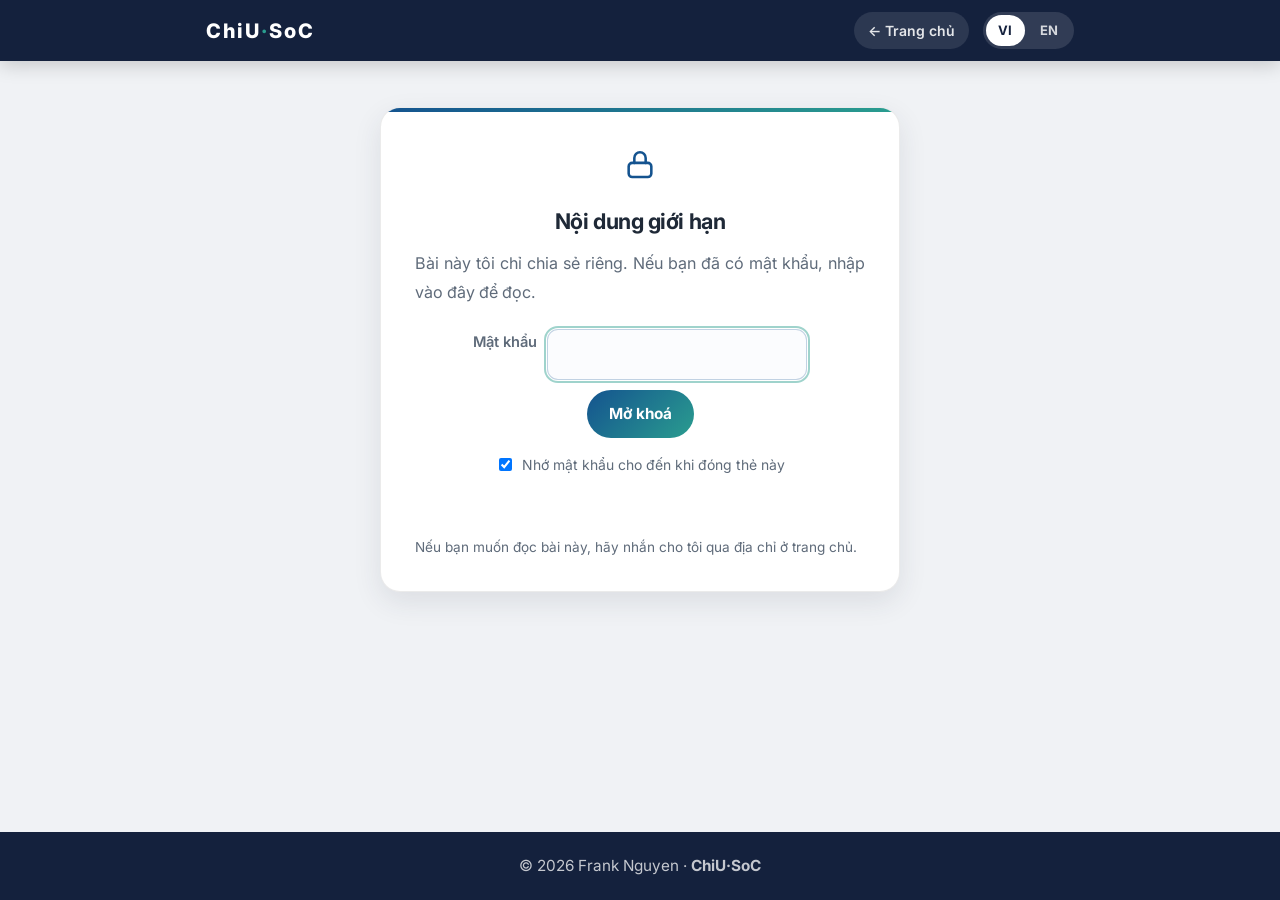
<file: posts/sha2-sha3-keccak.html>
<!DOCTYPE html>
<html lang="vi" data-lang="vi"
      data-title-vi="Nội dung giới hạn — ChiU·SoC"
      data-title-en="Limited access — ChiU·SoC">
<head>
<meta charset="utf-8"/>
<meta name="viewport" content="width=device-width, initial-scale=1.0"/>
<meta name="robots" content="noindex, nofollow"/>
<title>Nội dung giới hạn — ChiU·SoC</title>
<meta name="description" content="Trang này cần mật khẩu. This page requires a password."/>
<link rel="preconnect" href="https://fonts.googleapis.com"/>
<link rel="preconnect" href="https://fonts.gstatic.com" crossorigin/>
<link href="https://fonts.googleapis.com/css2?family=Inter:ital,wght@0,400;0,600;0,700;0,800;1,400&amp;display=swap" rel="stylesheet"/>
<style>
:root{
  --accent:  #14538f;
  --accent2: #2a9d8f;
  --text:    #1f2937;
  --muted:   #5f6b7a;
  --radius:  20px;
  --max-w:   min(880px, calc(100vw - 44px));
}
*{ box-sizing:border-box; }
html{ scroll-behavior:smooth; }
body{
  margin:0; background:#f0f2f5;
  font-family:"Inter",Arial,sans-serif;
  font-size:17px; line-height:1.8; color:var(--text);
  -webkit-font-smoothing:antialiased;
  display:flex; flex-direction:column; min-height:100vh;
}
html[data-lang="vi"] [lang="en"]{ display:none; }
html[data-lang="en"] [lang="vi"]{ display:none; }

header{ background:#14213d; color:#fff; box-shadow:0 4px 18px rgba(0,0,0,.18); }
.header-inner{
  max-width:var(--max-w); margin:0 auto; padding:12px 6px;
  display:flex; align-items:center; gap:14px; flex-wrap:wrap;
}
.site-title{ font-size:20px; font-weight:800; letter-spacing:2px; }
.site-title a{ color:#fff; text-decoration:none; }
.site-title .dot{ color:var(--accent2); }
.back-home{
  margin-left:auto; color:rgba(255,255,255,.88); text-decoration:none;
  font-size:14px; font-weight:600; padding:6px 14px; border-radius:999px;
  background:rgba(255,255,255,.10);
}
.back-home:hover{ background:rgba(255,255,255,.2); }
.lang-switch{ display:flex; gap:3px; background:rgba(255,255,255,.12); padding:3px; border-radius:999px; }
.lang-btn{
  border:0; background:transparent; color:rgba(255,255,255,.8);
  font:inherit; font-size:13px; font-weight:700; letter-spacing:.04em;
  padding:4px 12px; border-radius:999px; cursor:pointer;
}
.lang-btn:hover{ color:#fff; }
.lang-btn[aria-pressed="true"]{ background:#fff; color:#14213d; }

main{ flex:1 0 auto; max-width:var(--max-w); width:100%; margin:0 auto; padding:0 6px 40px; }

.lockbox{
  background:#fff; border-radius:var(--radius); padding:40px 34px 32px;
  margin:46px auto; max-width:520px; text-align:center;
  box-shadow:0 10px 28px rgba(36,49,66,.10);
  border:1px solid rgba(230,230,230,.8);
  position:relative; overflow:hidden;
}
.lockbox::before{
  content:""; position:absolute; inset:0 0 auto 0; height:4px;
  background:linear-gradient(90deg,var(--accent),var(--accent2));
}
.lock-icon{ color:var(--accent); margin-bottom:10px; }
.lockbox h1{ font-size:1.35rem; margin:0 0 8px; letter-spacing:-.02em; }
.lock-lede{ color:var(--muted); font-size:.95em; margin:0 0 22px; }
#lock-form{ display:flex; gap:10px; justify-content:center; flex-wrap:wrap; }
#lock-pw{
  font:inherit; font-size:.95em; padding:10px 15px; border-radius:11px;
  border:1px solid rgba(20,83,143,.25); background:#fbfcfe; color:var(--text);
  flex:1 1 220px; max-width:260px; text-align:center; letter-spacing:.18em;
}
#lock-pw:focus{ outline:2px solid rgba(42,157,143,.45); outline-offset:1px; }
.btn{
  font:inherit; font-size:.9em; font-weight:700; cursor:pointer; color:#fff; border:0;
  padding:10px 22px; border-radius:999px;
  background:linear-gradient(135deg,var(--accent),var(--accent2));
}
.btn:disabled{ opacity:.55; cursor:default; }
.lock-remember{
  display:inline-flex; align-items:center; gap:7px; margin-top:14px;
  font-size:.82em; color:var(--muted); cursor:pointer;
}
.lock-msg{ min-height:1.5em; margin:14px 0 0; font-size:.88em; font-weight:700; }
.lock-msg.bad{ color:#9b1d28; }
.lock-msg.ok{ color:#15695f; }
.lock-msg.wait{ color:#8a6100; }
.lock-foot{ margin:18px 0 0; font-size:.8em; color:var(--muted); }
.lock-label{
  display:block; font-size:.86em; font-weight:600; color:var(--muted);
  margin:0 0 5px; text-align:left;
}
.sr-only{
  position:absolute; width:1px; height:1px; padding:0; margin:-1px;
  overflow:hidden; clip:rect(0 0 0 0); white-space:nowrap; border:0;
}
footer{
  background:#14213d; color:rgba(255,255,255,.75);
  text-align:center; padding:20px 16px; font-size:.9em; flex-shrink:0;
}

/* ==== house-format v1 — bilingual-personal-site skill, scripts/house-format.css. Prose is justified on every page.
     Do not edit this block in a page: edit the skill's copy, re-run apply_format.py; check_site.py fails a page whose
     block differs. ==== */
main p, main li, main blockquote, main dd, main .art-desc, main .art-quote{ text-align:justify; text-justify:inter-word; hyphens:auto; }
main .refs li, main .art-links li, main .songlist li, main .toc-wrap li, main .listen p, main .pair li, main .result li, main table p, main table li{ text-align:left; hyphens:manual; }
main .poem-credit, main .video-cap, main figcaption p, main figcaption li{ text-align:center; hyphens:manual; }
main code, main pre, main kbd, main samp, main a{ hyphens:manual; }
/* ==== /house-format ==== */
</style>
</head>
<body>

<header>
  <div class="header-inner">
    <div class="site-title"><a href="../index.html">ChiU<span class="dot">·</span>SoC</a></div>
    <a class="back-home" href="../index.html"><span lang="vi">← Trang chủ</span><span lang="en">← Home</span></a>
    <div class="lang-switch" role="group" aria-label="Language / Ngôn ngữ">
      <button type="button" class="lang-btn" data-lang="vi" aria-pressed="true">VI</button>
      <button type="button" class="lang-btn" data-lang="en" aria-pressed="false">EN</button>
    </div>
  </div>
</header>

<main>
<section class="lockbox" id="lock-gate">
  <div class="lock-icon" aria-hidden="true">
    <svg viewBox="0 0 24 24" width="34" height="34" fill="none" stroke="currentColor" stroke-width="1.8" stroke-linecap="round">
      <rect x="4" y="10.5" width="16" height="10" rx="2.5"/><path d="M8 10.5V7a4 4 0 0 1 8 0v3.5"/>
    </svg>
  </div>
  <h1><span lang="vi">Nội dung giới hạn</span><span lang="en">Limited access</span></h1>
  <p class="lock-lede">
    <span lang="vi">Bài này tôi chỉ chia sẻ riêng. Nếu bạn đã có mật khẩu, nhập vào đây để đọc.</span>
    <span lang="en">I share this article privately. If you have the password, enter it here to read it.</span>
  </p>
  <noscript>
    <p class="lock-msg bad">
      <span lang="vi">Trang này cần JavaScript để giải mã nội dung. Hãy bật JavaScript rồi tải lại trang.</span>
      <span lang="en">This page needs JavaScript to decrypt its contents. Please enable JavaScript and reload.</span>
    </p>
  </noscript>
  <form id="lock-form" autocomplete="off">
    <label for="lock-pw" class="lock-label"><span lang="vi">Mật khẩu</span><span lang="en">Password</span></label>
    <input type="password" id="lock-pw" autocomplete="current-password"
           spellcheck="false" autofocus/>
    <button class="btn" type="submit" id="lock-go"><span lang="vi">Mở khoá</span><span lang="en">Unlock</span></button>
  </form>
  <label class="lock-remember">
    <input type="checkbox" id="lock-keep" checked/>
    <span lang="vi">Nhớ mật khẩu cho đến khi đóng thẻ này</span><span lang="en">Remember the password until this tab is closed</span>
  </label>
  <p class="lock-msg" id="lock-msg" role="status" aria-live="polite"></p>
  <p class="lock-foot">
    <span lang="vi">Nếu bạn muốn đọc bài này, hãy nhắn cho tôi qua địa chỉ ở trang chủ.</span>
    <span lang="en">If you would like to read it, write to me at the address on the home page.</span>
  </p>
</section>
</main>

<footer>
  <span lang="vi">© 2026 Frank Nguyen · <strong>ChiU·SoC</strong></span>
  <span lang="en">© 2026 Frank Nguyen · <strong>ChiU·SoC</strong></span>
</footer>

<script id="lock-payload" type="application/json">{"v":1,"kdf":"PBKDF2-SHA256","iter":600000,"salt":"ZsoAC/8+O4y70uVIzyEfGA==","iv":"C5XhAaKZwMrIALbR","ct":"4hZZtufsldJE5F2zd/+pPhKUc3xx0ybhyAs+y9yH0WVWGN8VaSLG4EswWlocY0zVurpaO6BTT1IFmiRSGGRFjTr2Bssc9DfVf7IKS80GIvbCjNhl2R1ZWSRT4oR9oCmMN3V0/MzuZGTzXR1r5xPgTt9jltN9TNkiDc5HEwXBm2gbUykAXcioqlfcO6Hg8zVnr2Z0LEUgN2kRAy8F08p4+gA/Y6ouK67PRtC2MM4v0DaE+jkU0DuSADiqHoLo516vfa1y0pRAfg+PWmFbkG0qbveUe/hfYhlciCEVt2A28PfpGTvkUOOkilSdrmdvDCdnIPb/htzzYVnYznxkDWV+yCnxnS4zelgrBGbxGFqgJKSgqsKhyxzvQYN0k3A0b597TZfL+O3i/lQbH3GWGpYORuDbzV+1EBpZoJelrnMgEjdrt+Ok9cqHxE3/mfHHdOZtrIhWplEwsXztJZ+ah16jhoirN2ehnptu8Gl/nPVxwHo0SAl4wHwRXLUE0iFFqUc5Om+jQcV2B3V4JiAZ8995P/6XxGH34a44elMsdvBtlawEaeyPrdOtJJ07iqRYeuSfVarDkljQAOFSvKNUWrhy7uMXCRVHCyDQfFEF0vskqCvaAgYkWfjj0CTAyXukHve4+3/uA4p++dZHutKDVg8dtv1vlmuBt4ET/M3weptPtiP9tftSjXoXyuYq5ng2ZVyqUeNmqOxxjCIcKWRHKrlxws54UEF5y3vRTsXIwpa7kupm0h8v+1SXkHBDCp5YYCtjNHlnOndPxIzNNbyK5NWAFJLuRSdpQOZLvs0D27rT8GzyvH9zIvqoNiIRZRDvRGEnX8fcyFnPpg0AhPuGV5U/qmM+dML8qbefDBLDRGbmOaEN9Sy4ZhBALzQjR4HcFlH2CU6vpQiPfeiYXTQWDOAEsXGXziSv4zXxoxtcln3CCtLJFJArRqaxjaDpmYYi0rq2yTBohZrjm+VOtZAbfhRkt/xZRW8pgr2nXv4r8YDXyleQ6+jL9lDY6fjI06c6a/TjXFD7JGnEXXoZ56DGh2kC/roYX8nLwhqc/ag+miNBH/gIE8UiNSUHjh2rYuKixAk/[base64]/[base64]/EhzXnQbE3eaX0oA/SPB5KGWNg+tqulowF1ReGVASA1LPtxSLheKithbnQOekdMtIK5kRh1IU6jt9yy0QewxOXp0H9Oqj8DgtDe1LtJtRQBkhaMDRF6bDjm0bPOQ65A+wRoh1TEBwcs6CDmCybI0jvBKjvmX982YV2LNrxMCfeAkUDpnA/lpZxtfMMWWbbvLRb5/DH+Rc5ELXQusEf52DAZ7+7p/ncK/B8SoaCkUDtAPFBzJR9j0O7IGZc/aA+5byZJpKdgelkhHL79RVq47hu8X5E5V0P2haaC1Q+iMG3tSL5STC31j+EtKDuJCQUQgdJLkj+ek3imwgi2WDYNpBJsRS/21SM0HsBGRUzTvjxczMDd1sUuvcicSIGm+fcORXdOyEQfRZCbM7PScLjlOaIZHj+cTkY+rsVTa878ABpYxg8ABY0fOvb3TaObOE6T/7kOfh7VQYUstbSCPngsRSCVUhJFfX0bd0/LHfBKR4fnRlAfsPDTznB+UrvI/QD/cyxhFuN/Y6tovDhHeeIbvUkRUadLTlYgPTTP60KWhSmmMk/Bz/Z9H+rcx3sDy0X+D/DzsIXFSfxoqVqiYcS+/mhYwCLPPYxbx+MXkLJq3ZtsvFv58eAb+77iH7CY0l1UReQ+uLkBxtlGPCVTQ4WHpOfB2XZbryGc/D+2qWjeGXO1eiMrK1F1yK6ICud+OIgHPmRP0G0Fomdr7qb7s6GJ1yHOih7zM06/qZiF7vEu91EMjlhN5du5iTmkYC33XH9rgTYTOxqepjN9TPAZGs9MXfl59W6XoO1SD3tZNh6EszpVMdvI+leX00feVqXpF2+sNrAZ3WmYroFVOSbW5DOjQW3M/QVcSghAwE9su2In4t0rQZmsWidf4pW4f1G8tsHFRDPIsGzqHNUzdrVJNusKAJQESTeub6Aa41TmW4mLeVIH/gRXC+v/zcQwL+CUld+RQl7ZIXJB2EDMDOT5srzd/1YpIjkGfwFGKWC4ciTHfVNyHpRty8eVJo0CiQc12tIZkG7mXt7GBxYi+WF92wlCyK/ECvOH2DW0pWZEnvIPsW5twjGFRyUKRB0dCXZS1Dd7JMMIUyRdgDAf8wcM2iKet1QFTqq+yCXHQ0GpMykBwxZchLCaT0t63xY5iCylFmlLSILDjgNM2LNfVUswcr9HGRpJImos/OCY9uRp3kD7PFRjdkufvTVQzXTyPeFNsk9m649ZRIR8MvhWK4++WVT/gNwvMjidLoWLUSje8srJrMLyZ9JQPUuRzyF9Ixr/ab8IgMLMmcH9xMu0O1sduJMnRm7/EimYdyObuL06uL9TibOnoT5vZonNAwrT1UUq0os8SEOiIPidApqGcKv8tBWxhES15t3oOLLb7GHSm+ck/gQMUZDKkuhIIDCQUIXst41tvR/b8Y2OGmw7orwokY9xqC3WkDiiXemPoYqZxNXSWC/igMTnSGUotqnnVcXegiolR87h/YMVVhqJ8R32hNxp/AFwRtJXweTIdx46DtCYIynC6XHHMgKjRfxZFAkzUv1pQVSIICPAT9GoKEBhk4YYxkiog+h/2J8brXaHjLz/+BMhvReqVvDeFRs+SQn5XwJkZlkG7WPiaeFtx8g+ljBv6ZW1KSWXvzuZRqk1Dj3Vz3nPQaDiUEv0ByMGAxsr/siUcPiXo1BmYjozdb5qCe8TTU2QY6XsGLgbwNLBfiVhXtV1apIxwyM2wSfj0WJ0h1hIXk1rdmkjkCn1LnMyaULRblF0B1eC9qQxHmE5cGZu6GOXF4cG+IpvqrBM3t2dnSb0mQuyWrJnctNvQ8H9FHpyY2nTkCYcFDrbM4VCUlVG7qx0x74MA/ZyMQebKf/Uw+NwgPR3hmiAHnuwc5/OyjxBR9Hko720xXTivYKYD12JyIUks2t2ScwX0naIjBPJevGLvqfz+AYCG/0DooO1RF5NyXkFPm/Ym30foeBZfmv+JoxBlCmb9QLAFV4UhiR52o+yULJbf3LiRhMUcOMgxR++E/Ngbdttz696FBL2lKxQMO7btC1pRQALE5y6Kzbi31d7O2b3Us3GF+XQWx4VQ4Wj7uyO5x2mtLnvZQyFRFH30Xhshpo9f6oozIQ1k6SCPIMwd92roW9ln4klZ2D/HWw0paskFd34FC9K4+s96KjN/jPE2YYO9folxNh4LSHVvCI4WrYhaT59kyZev9wQW7JyhyHWYfYC+DS64q00q0D5ir2L6XepCE4Z/ki89zfZTIyLUg8Jewl/jKGWSh8TZOq+Knq3o5EX2f6jhw4PIAKVqnAswPqoW/z3Q6D5vlMu5o6DuZRk4s7JAIIO2jzVzmxT+r+SHfpokA2MYb2w7zYhY+MpxJhb44KwpSEVU1g1Zd0SEstjBSlyEhy2FOQ7RM30Vwf7qACkv7yaaAb5t0j4npbOYmR7cokr5DYA8XjDsa+NWaqzMyHinmtHV+tXkMYFGT69VHN26X/0e5nv6MKewPU0B3Oh+nKA6wp0+zYxQSEiw+3kzRfw9Fo0yFbFNG94WbdBqdko7lgIj5seIpS5UwhDRByd6UL4C3y/EWeLlAm+xn+eGffagYOhgXrrzLwy/Egt1wUAdAwb8iuaAif7xW3PS2dhE/0Nvtii7mCoWyopnUJA/oFxE4vqmEyg0NmMcnpgpmWuhHWYGUPskMwNrA0Kmf3NKCJUHCjTu2x5ozM9q0EI5E/Wlaw6xWDEpsrct3BmRcDzR14+0o4siZPqsD97Me1vrrbKU+ovipe0oi/Mm4eB/UU3xwsQqeeKYRA3Bn/1N/tX1u8le8crzLm93vPCK3TgFt9huQI9MSwfwiF92bbxE8bfQTmxnkpZJBTHuTlmeX/eUT2A2EFMTFkCPko0kmLDc9rbLAZjsJkRwmsK3ynwvch4PMqNru8I/7cukNr/PJJtAlhNHgeGELoHLKZ25z59TGEq3neCzNGYoKwuOOD97Rb7eBDJZOGyUdE03HLu1KIT5fXWrk+eAtDx80bb0h4LKuMNjkhaeuVAN0/w2BE+UFtQa1WDMrzaBOQbcP7HlFcNOOmrErg7swKcZOq0sG3oIxYtkC5fI/5Y4lpZ8VP+l9/[base64]/TENJ/9C9VNwwDwmwNUX6fYmcF8PtJJfeccF87fymSYmcSgG1MRCfwmaHLilGZCNgdvpamLdZ+qw3nUBaz6aOBNx6vSLEzpZF0Z2VPgqgI+Jqhcdxk8+eklkPsg3w7cTI4Wbl8GYB+TptHOhtkE2R3TN3j+7ffbIm36Z/1s7RDRLB7yumAqUUxS3TZQF+WoyOIv4QnZtvQ2YRTpdJ9KDvbnuEw/LLxnuluA08kbPBoEvj02p8mzeGafpPnAmFeWAw6S+bedbA1IWrK7hvsChqQKU474syFTBQnASvZoFg7OF2yTVXWjKL3gCjzclL5mKN3IeE02VG+WmFEIAD17dEMmY1fJrCadXt9poYh+NaEqNqb+S530VZLDsPe+rDCY7yY+BdVZDOt/MTUIW8CCZBR2kdgRxJ4TY4XIqJRcbdpZ7dKz5XIsQCIPp+jD+LwBTj6S091Zmg4DwLoRZqZMn7Gcur9gp3Q8Yr0cd0p8URdg+c+rCa9EOx9DO0o6BnXyAnl8HoXx+SHcLXy/TCHrVqLvgLdG3PcuPOkVWN0oNtZYY4oMJGjLCOKsYaA4AIvGvgYyKR4pU/iVvx0Db6qoq0hhSqCwg4MVYUwFmAwsNzdhBX2FXXfICHJIzZkSw614HRsSRgMNDhBOn9k9tyzJjLfIzN4scLOfYuO+DmSJ6GsZbgnCQSUepbI39rniWaRnfy8qO9Pv+HqjBFDndbM7mKTUDS7vze2uejCRZ7CYXogctGvmKas5EeCdrbaUVATFEyuY+90h/i9WdCBOhYwvIUjL62MBnLM3/[base64]//pgIS21eQ6ofROJ3Cs1nzAU/2uMAJHOihRjg3DgR/hNt9aaE6q8s0WAyPK/vVgFgf0F1aFGyYv8C1s/TvogAfVKDsR/WOqMCib8c7eBr0j449teg6nIZpaoRJ5M/CrzccduYPP8iLgFQccSngliUjH+dJS3t0dsDcAFQNZp1h1Q5zdDS/w/vfXGU9zoYz+WfkPt3r84eVlUInJ4Roz1U/BS8kBtgcn0oTpEcdaLrT0v9zaDf46p85pMHbH0trkrf9/tDFPhuZnFDnFcJJGWMkBvT2qQSDygvZZpUbJH79BLKbF5xGAcTOOE8O29LOc85Q94XJLQdkvNnC3j9QV4MZ2XaEjL9Lqe5cKETBVmgZlvO5xK6yiTgYNW8hpV3YXQCwdExC5BJqQ5hoRzdQl2E4PqrarTn1VSDcRDgQ1SiH4d4KND9W/H/PNlMSNqbVm26jtOYtbOqTjcomlpfiT0WCe3sZS8YKTQR6tNg50C/KmJ1c2BJmAsxXiASxzr13MeiW7jrcQxno5j70mlevPhamCx9l84P5Wlxk5EQPYj1qiJ+7d0rA+DyuZVYteGeLYQs/trwEmxlRZ6TQbmQrP80fP/z0DoDDAruDC5lfs4k32ewivuBvugoTvFfNBSU/VYqpWjgURv3ALRE8hq1sFroEXfsR1N1BZoRMkvxLFeispsVyAzpMVq2DyqATiVUarurRbof7gpyTbFwAOLQDwDTs8qPDH3MEKvByqHyquv44ju/5feq8l+6vC9fq+ksyX9MBg45YxNpJTz+YJ7llQtH60+wQ11W/4ns4eNUan7nrUIwYDVusVrRLISwxKWEpeCifT8tKnW7tylP7RhOGs55VwbAPGmLaDWSlHjJpu0SRgFOox8JjfkGYxDq0vpGordx/F8t6zRaEGrFYcUxL8gSnayDY3w8ApMD61+CA8YmtVMr30dVUxU/8SuGKBWmxAJg21eG1wynY6sXLaglOwS32sOP7ohoScoiVQIohLqKpOAZ/NSnkxSJIuost0nKKvxcqjARWpGdkJl82XhrL4B+YKKHLNGLUXb7nxnv88bgndcgKjThxN2r5/[base64]/NcYeuZyrNMSr+94u/BHBsPGGF3TGcrk0U/f9mLy7rmuy/hMdoV/+pR6FoWKhJKqktHAXIZR47einfE6PnhpoLjatKmloD9HGAN3dAZJCR3eh947Ho99dP8r3MqAQZNVIzLkKwpDbyNm2zUjhBIY+U4J6IJI8AZK2Z62UKqXKCpAWDkEbU4JIezLgdlyIGnKMEungMYiB+sJ7hFNUW35WVo50JFq5fyrQRI6UynYsLajtPdpYM5/aUXJuCisuwE5apMtqhHxQU0ZJKEuhCrswKfw8cFSh8ZU/eIa/pxdZO66QupFSeM74IS2h6p0TYlxGj+jITNU/5jksYVNDdGDkoMWpmycW/ZJcHMebSHeSFblJLq6Euq8lNInrLi8GW+LtB1dsWwCHAJyEJpIsy41w05qGr6I9Iyios1/[base64]/+usu91dOFPR2arvFrtF5RW95Ufzn1OkKYMlF2pM2NPr/wI+67MquslLBC+73kq/F6kZlcyAc2wkE6gxcRgo202dVo19GF39Av/NRwDUrxkRMQmAjoSy3SOGVffjQSaQGqIXAaY9tVCdqwfTmHcjUMDkY4xQrSITa43tGKNDFblCDFbCIs7W0wCH/9RVNLs2BAHpgU/kra8AjG+WjhzxPoMZRRAAYZRkb0NixAnLwqaIF/Ao41jSf+oXsjJD5hq8rgerGT8CGjlanBCjMmk1YP+bhwcDduV5kpBRk2tv0RZQslf29YK9JCboMEbF+K5rigoHEeLdMTs6pWVHQo+ToCPgONo59R/eCaIFz1YBAEo2WganCMZdrvp3EsLti6/H4iHiQWZLwAIpiJJhGnbD+UcJPPbsgKAxCqFQ7FnCrlqjSBvVsmnymYF1Fwq7qgTAcyxMIzlxMayg1QCvl1B8VVcTTu5cuaeKOiLyt0nByKa6UQ4Oj/S27cUe+cqVMveSlD+DDgxLp3Cn0DEFZRunPKmAYBhjfhjTGimfOiQdzhtewHuFvVVcWcZZDQ9deoVBgiq60+UD5G4FoR6eIaJ1TIUZ90hOp+VkV8ATjGaOLxwP+elEoETez2ikAdS4bnAMg/[base64]/HBG9AgUMLgw8BttKSgviYn5G5Oo/jXfP8mztCa3mK9WB54yh+b2QtK/1e4PWz6crFFsiXzleiL9A/W/By4QV3rFlB5XswhF0BsQGpo4AjhzGfI3nZhnLry1riFySBjcL2+TwmF9zsIiHZX6Jz526e3N02UB/v0XTp4eVwyKaqZ5JIolPbJeGXu/uX5QBOn0I+F2l/[base64]/FM6EbcI5C3ZRn1zQquXqKsEYsfds7xx9c6S3mQ2jxpDfdeoTVdWxjqUQXcl0rdSr37L8mPEJO9lNxm1yyHUUyIWsAdFZPTfKlVAFz04a5Ss8F7+GNGI71iyvgRKRUV/2Lb52v94haGGKILG+Mvot295AS+Xbq8ka8jKMTQARUmaMoaoasvZOQ21GEu85+fI9uuCTnxkuG20ujEKyqZorAW6Q3EmXYTgFnFMgvuo3FG+8qA8B6F//bCSwBiZwp/aPAOnxKyQkE79Yq2XpQUMcdbQvR0ZJ+osIjZxlZBnT/f7GDyrf1AyewCW06YbZDQ85UyQ58uxEPv2m8oIZzXN6AT2486RbfFH39dGlNh1YsSsXbmEIHtSGQjTfXVKnWuSZVf+jylZqUvlRRwUHlU1t+Xt4+rcCJoIrvKXYKdgquasGt/kXOtpfkbiqvb4CAF2mF6cH0tIhf//gDExC0/ZnUJFw31J0ufYIqpHIBz8hNu5UxvX7UfOCfacF6EGuqLi/iPf9liwaugBDACxiImTQ7wkOXysrTflW5d1JUtCttwqa7WY/v8T+B7RHvSm0sl2ZyivJMuttkfRbD6CmVaVf3VNz1WTGp+BPnQSYuHEEM7drvOWsQccW5DgRFsvZQv3OGfHuc2FgSAT9WXd9y12IdXuh9abarFPSaCjKl/fqQnNvQ+hT4XVDpZbKwR2lUzyePSXU2orIPjMD2rNS5YutclxqAJeMarZHtmm74Yxvgt32KN4rQqvpmCF4bBdQqd9HdMV/AHZMjFT8W3vyPugKMrLiG3PmG8WWaDNZV17DZZgYYUV4uCE5oh1c/Mro8bL2djy02eX2ShuF0gqWOi2t3O4PIPBPANt2lTa3yKqU7bInakSvcF/QJEBGQp3qBpyT5vziOT2Eoas96tiLupEwBhU4qOTKOchj4EEdZvxYIdHTHqM6qgM+4UQs33bFcF2fh/FXTU0KAZXUBI84cZ9svADmuYxvxYEMGYJnkm9KiqgMHHKtNq/ROewUCfE5/ug2r0kgD74wN8/EAnjhkaOFT9tHcgTYw+Q2w7niAncgGgjQsOf7HZh1f5Vmem63PLiHThuBmuorwppCxqR2X0fhtsU/nHdMYVaHv6//u5jfkhMUV57xewKrNkDw4P9kvsPPk2uz1QkPQ3Q8hDu6Zq1xWd9zggniD1w3t/HrxSYFvTvgjfRP98kDGL/VbjkSjq6oVCZ3P1wy9rSHmuqnmHIomODQNExwxB0WWQph8I46sLPZXSPUfqcj1fg1ytEC1hTpNxeZBFuvv/yUNT/g7+TlF3ExZ/uqSAyA5bjccv5WpXqO2cZRLRipyXpc803TlRjE+E4koykkwN4vfcHelAyLVHcHYo1EeBk7yRuPUN5p1zdSRe4VEpvRJpIwsU1oqVhaSpKyeZmOA8x10N60l8Xo6Vda/hHfDlgitIl4b6SpCdYk7YEh5nBhJ4oMQ+5BVXdlthAheVPVpKXwJKdomeHZ4Up7Kwe6q9p3X+MRcK4bDco1faRwAIqhNam0/jHxnw1ibqTiNj3ZuaeGyrv79ato/M6/7aFbMtOimHdyC67rCwaQiqHYajFGWxOyAXrDelgG7OAe0MWk228ANE7fe1s2eyrmm7GbQBgGV5clSv7bAEVjfeGxhdrpynZtDdOg6SpdCIAqhbw78UusVApkmvMwgqKDGY3QhpK1tR0HFS2oqAH8pZl/XtQEny4P+D7RZy8Jo0GxVwf3pzCz8/s3dP718+dynjEN0eJSb8lHld1ZtMd54jmVZqIsMsjoFZTbgliEGb5Kb1FjBHcwhYwUcR+aPjX0D5tP+bAI8gKOBqRAPK8uh4C1jwJVw3xs8FpHRrCiv/gqKvKi1C46eB3hmXhPJ4bWLJPnozR4/+2XjvfbRfvUMOR+KeiiS8JBy9rUkOROdmF90bgmQerPs5ykzVrCHFM5urQKIDoJw/4WOrNhucBw34baAMYXbhtxq7oaFvWTxbj8TWAUpa+HTC6Iw+0jkecdX7IGEQ5XnVLMGZYia2Ok5TUZEibc1CVQLm0GW4X/fGEQ4BxkvSDHM369LAJWEb4lL3vDu+NK1fnNlrSmRES3f8JtA/Y2xirAMOiUyKhzELoodhLCoAm4KNjcAaeIpN0wBqOcP51gVTul31xr2bHD0RHPWQhPYj7ekgZRVYKfIBGzED8cR7Jb6W4iVjfOYHl5xFiNpjo29KjxcRwdUj2s6wxb/CzYZ9XlSFK3P9pUQJqhub1LC9msPUToew1B2jWKK+HMjWQXDpsDwV6Dp5eF0qn3Oxfkt5oS6SnK1UIV29lc3bM0qMTp2Q9YmlLWm6wQHp6fXUAo/ITi1zl0vONKOt7mQhttCgwSqWEX391xlax4pzVVjWN/kiKv5GfIW1GIFn5JB7aka5tAMGVauqd2F9dFrGRm0jIvtLQ0/2uQF6wyNDOG0HVvjc8gjPMLJkmPASXa2Pb9MVh1xodY1tL3/awB1WpolkM/LBF/5UeQ9WriukB6hO1mEa5gr6xfth/PY711HcUVFsvE7Og/3o8/u7NX7qWYVq9j9KYX1IOZ/g7YuDVVwMyWN+/8kZq7z2PEojrfPOA9jOEsB7x8wDg7BWq8zjp1qih4p6i8K1axxV1dJdGRofRYdOPZjhuBR2DZ3i2xZipmwrZ0Sf9BUU2t7nAggKzk1oa8zJ8E/u27yYrOaO5qZdTGO9XoN0pgq0nn4FHmOON2UDAMLyt0nA1ggxE+oIGY7YLfqmshaV5yTdfBe3WEmIFsJLPoJUlnTQHT0FztoQ9RVqJ8FjbFLxhpju9dOhqkk/Mtm9IwBSjSKem7j4INHVxUoJ/S6j5Onk3QMH0xvYYd7ETgB4EggCpmIto011/dgD8iviGE88/MlJoZupL6sX9D7WfzMLhemFaDT/eOzwEmoc6MgWK4LichYjxUwmHPXLnQN4tuSgLKSb1eolImFwMGvNAEnnC6BZOJ5S5tJfibRcnUOqo51lQrYpWhitlHNvzRmp2jTeDF1D6/95hmZSX+T3CXlikXMOgq4LSLgC/pftM1eB+xU8UoiVtrQWHvbpKRI+2KCsJDx1Ou6f+2kUEF4D/wW03oIhpuMu8SOkEQUENGKGZ/15dfcOdk+WuuXpxkz6ry/QhBTzylgUyMhI5oDeqyPfksXovTjSjHa/jMbPtP1Uz27HLlPJXs5xKvCxX2ZbRL4aO+DVuKqQxxOWqLyOlOkIEpoLMzSqPkeAs+iDITkjgLGxZzqBP20vYW+McO+2APEth5NRNKyjoVktfRQ/76ZgmbbVmaHxCNcJdCm5HCYfeePwd9JxbYT7ypfAlubhlR+ou6CgCxFt7IQtzMHg2ZnAbb1daEMaQvQC8+/tuaUuqWNuR/KnKJiV4QM0R+KBXNChfy7uOLhZsSrR4r+DmuSv0I6JhnrZD0Sr79/mpeqWN69urLX075HWq58tmEoLde1Pt/REiGjvp1v8SQbFoKCXyW4MewnYVNWFK6uLIONTyk1noaqAMvpJiaKpsEQF4vsDm8IC5frgED6AVBYmglfnRfdMtwz68aBw2ZE5dJLtKJLIgVTszp89+M/MQ2k8wD8kCw2klWW46KUDsi60PNWgyZKO7IyjWp9p56GxcVy+nuKzNxBtytLzfRaTFAIGICS7J/n7H2eKqJ+B5PSVaZ/s3cvfcbMsY2y7wfRfgZaVpGmBevVqlGlDlFfWSN7YOULNY5JqWkGdf4AaQyjxlwLcj6FURXsvptcYcsT3jlEDCrApwBBwf6J8uIO519wxUZ5DSfxa9Fa3g58U3r1RT+YW3e1X/X8z1VolED6vmuqYi824jaqMR9EfY7I6abEiTHO/gmsEnPC9eFOdZqu2Ua0OSU/5oR1b24S+ASVx7Ti1y4iVd6NRY2jAT8LLoDxtaoCsI53ffJS4YNkT2juvZN0FTeS2QXx5nc1Mq36jn+2tVeaH2BdlMbrjg65BBfG85xe0aGwBKTo/BThSnRXOweJKay9GMYopG019p+0cgotj+aA5Vmknv7XVizYA4bBIjn5xUiLi9LGt1F6qtvtsIpfTegyIAgLbssivKUMSDGn0GkR3xEtI90IoCLmVrnXG364diizMo5WpePzVLnaPw5iJpN7c8eEJB49c0MVqFADNIimPd+1t3I9nI2dLBqOK20u5xqyRZ0b/4qcoWnJAQnhwRKvZskgTjFcGP972ezUM1OWbpimXDVdG+KdZ/dwb8L/EcUr4ZDb5BzCksZC3658mYVLKcok/hsGgCJrQ/NcDuPG2DbWuZS/ys9OKZKtOc8jMTPtw1TdXgoZtMG5lpzhq9wlVSJydrSxQIAhxVkiQZFS+A1gK9NmVBLeQB6hVEGzt3O0YcOYetc/z1tNokJ9CP59beaBgbHIrixxzoxHNUt3/[base64]/Yquomog4ltfFsnJ6AqVJXdVV11iKpb60fAvFSApfrxUGwMTDXtl1056i1qOiwN7+4JIKlzylOvq9sJWADP2J4hSXVlUfe/i5ES7rAIy1FhWQg6SXHjsyX86MgkhvkGQaVzvXYOU3H9W1n/mQss0CbNyCMQ6b/VEbIabmgTrwwvY+SmQjEJQBlewTvoe/duLOGo38Wx80J60788ZFwuO/lQfVyshQAUCFYHF1r0HCoDgvySxkrBEHHCnmQ8CjC3b4gsx/ti5J7Dp351ulH1nPh43t8iDmZBzWKMpXozxWIwSP0KghFhTn264NyZvQEDOfcplQ+kERAvpJlY3ICMGMoBxZCBkMnCWhrhNnG2HuxEUzGusZgKTNN/IPIaVSEZI4LlBld7fHRCPALllVWCC0GReejff9cw1FGYBh3mhIxbVu02sQpM+k8siZGiJtSVpF1j1BxEmsRgkDqff+nqy+g+1CLXigoTyjqWehNY1ttw1RqEwMb8WgqRVn5toml9XlMp18mFSBn6wlYQQ1zAPvxUr0aHZtyTD1LwXdR55iVbW/N+U/Xn5YOQw8ayNIV/mL4OhGLvxEKWJtcaiDtMD5WEzxZbQDOLGxhmpsTYGS7MrSObPJPQCqRs2sAQasbF919kJADtgDb9Ek5Bcx4AYLe+6HHiceZWAlf0z6/3l0btn3IfbHfL2u7gnsqmeAKe1TDikmXZOCiR5gFvrYjKXwdOtoxPtC2IPgO1BVWRsm0k/2RFq+EjtEuo/QDN0h3dPcAA75CrYxG4+95qKAT1WmvJOir2CO0H2rx2Gj0OY2fhVquk2aS0DT71uN8ZIaLtPW7BS03pegkxkH2XACx9ppkt67oSulX1e5/[base64]/LdvwJwwUgtbm0Eym8ZNivtXKtmoFLr1Jt0AN/Hkw1gsz0K+ZyrMYI9LL+aegJscsgAX6DkjXaKLsX/i507sawGWYviPYgVEuQArawdVNXAfii5yyKnPfI8BDDJMB3cvPcA5U1Mg/VkBkzL83o93P83dTel+f+4stwtWWj/SLKbZwtoFn5MUAqDv9hkIn4e7XNK9J6vVPpwgedhSJd6+yIkn4n2A1V2anaij2MNGuJh2fLx+KVSYFFDxwB9U5ABXhyeukN/J12HpGKE7aTEih1SpvTiUOv4ID7QPWiiG+tecXYNwzhfKauKYENtXetN1EJgqinJmNqqyaDMBHKwZZaP/7w2oxq8IDSc/5xKyX2hpXlpLYe1M6EjDJJHeZTGaGUs7yEeE5uOVpFI1OwcHmyII4HnJ2TMf6T4u90qrn4op5R7P/MQ3PxGjewHZOPy+BqbjyGGHPUWQ2FLOGsIyZpdpJtg9ngsDApvzGMeajQsttzzQJW3n8/lcyTXInzTivbJpaX0+7H7ahgQyjkjTmyXbIJi168ferW1YjkE4QvgxfQpgRE+L/feJ8ZVaLZhHQ3Py1uXtH1wob8t8oDFjQ9ixufQ76Fdgh8sGtg1k0HhWwxpMrt437GDAKu+ULLghr5X+qWHYPa9Hl1/jnP4xWYBHHO+nB+UiYzs+8v/9LmC/SuudolNL5xtTnXhQOb5cM3UJrL62JJK3NRNPx6LG3wB957z4YifhV+IqEm8KPL/qaXqfd/kE0Ojp3gTSy1J9mV+FFByW6+N2kLA06BOVQM9DwUaMGThbK/dHP34WPc/DUbFrFueaWo7Bc6PVU6S0HC6fs/8MZwcXDoYlPk1poDrAgk5DIlPJKlWqNf0KLjybwkljhef11mjSC6W2b7mMXx0TuOgFv4Nb0oit+JpKVxUyM4alOZHs+3v1cMBzxc0SSo3FaLyKO7MKHaAD+ghynmyT1Rj5YcwzMoayLAZjUFTN6OSWLKG9/a493+AzWfomUtoPE2Ea48Ai9vrGSA+E5wRDxmaS/OUgku4iWHW0XS4JxsdBD+7w2+7HmwQFCY8gm8FZw5absrOC4ukZnNhh24LF37nUoBUu/jv+cqv+IhgsiJ5gOeqmubT8PsIeI1hf0SnKfVAwPq9Om3/XAuL98P7T+lb/860KL5avueaVrunBwl6IwljLlmCVnnx0U8PpgVbziwpkHRnIIY+XiKABtjc81IM/XP6Vp6jDC3sJq/SO4nsAACinXXH7NwEyIGHhPB22HYPtJqes9bSz/RmOgcjSluiov+qyVGx2alPkdnIt3YtKGZVFGSribBqPsbBkOZ8bOzKTutDvr2K70+DsJOsTgzsDKsU4nAxN+We2iY55fRfzO9CeiVMO0reJ5iL9pn5bwUDeyofKLXaC4qi+3NnyO7tThcnAKi9M82++2rRlEfwdaAO+3Y86au9jjfkKn6wSWaQopPmi9H2Kufr7ym/RBxzLdBMVW9ZogbJ7Y6Vbq/M0vFhR9FFvPabLBXoW70+f9p48Vc3/uLfKyCyL0qCk24LhGQaeRDvHpUXpMja5WFde7n8eyV+dgApmmGOcM9mBIrwPqPOCzSxkatqxzwmkktcbV3kvzpR2XW6ONNVQWtrGpmdK7q6jKoCB+2tTExmH3JaN3mAP0Z6Eo5ViRWub07QWgRKXQ9U71XjM/acQZfxCZGPedHtwwt/1lb4BJ+njav5WwQLArb/nvPgq4PdHNxtG/[base64]/wiPDZUIAGZxQY4YQBspdBUT8m3run385KuXC/LuX5RUIF0RAABMD6dIpSHYBVVaZxE9A6k3WOWJCBK6BsYnYD9lvRwueTmb0ZjNvqyG6ATgVQQvwBriTIoCXORK4NVrMv64nj5sCwqNlJJOwkdRpAOd/lS8Br0ypD15AgDGSIMLc5gs3LtODCn6h53RZhKJNdH0xWQJmFEL0lrVm+Cj6kObA1MtRwby1FHFYkkNy4ZyGUwR+7bBxNh+RC9y3+zfuaeG3GXO+wTRb6q4sL63TXE6SJW+dWM4v94tyQieEqcrV1IFgZ7qr2apTyBK7jv9bqHIDWIpn8PfoNPxZUKmL/kdZIOF7HyngzrYoqcEuWafLH/Fp+8HKo3XFT7vhv7iMm07GxkE8qQfCBLnY7XvJZKrlckj/8ufl9Yd+I+nQx9EPZFXCd/cn//QTEeQa6yg6R1zVqPbSfrjg060vBsCjgexkqzPQm0ZLSyb9dIRnurMb6EzuG5tEG0he1VK5tpqwgGLy1zj3k/bWaVBnbe4o+dAYIWqmx3yLn84FWR4cIsyc465+Mxkg+Zc4ujdix96cuw0RLvyGNEzAxG2S+I3h7ffVA3IyBrLGUT6gzz3/tjzGfJJBHgKSdEk120Yrjafp9rZVHhO8LT/Dy2x2l7EQRP9Jqvy/Q5B+XoIcjgTTpOcyKQz0ZV1ttO+MmZSBh18HHHmeQItooh3l0Z3IlwpEEEwAwDwtiDnZ1l4U4qpsP5saQL6ixbasrb/PB2+rnXj6Ck9S39N31r+v7Wsen7oto149f8v0nMMwlYiRbO+7wErw6G5UDxO1E6Iyb0hXo8QQIH8SShSP4CQHe2fVUiZSsOEAFNqvD5NPeV/[base64]/GYYx0MQpWTstS27j0s2y78+X8MHFnTj+20rJAovFAA6Yq9XIuI7bgZeCIgUaR0VFAup9ZZrwug+vKNckT5tTadp41++RxRDWRMOXxNzsffDL5DxDw8QPstAaBcKEZ11ZcXUooP+RTTgptrfsBSUugcI9txxt36p0dCoyiR9V6O8qYrW+YXtmFGCU5stsYM0xdC0/1QKc0BczNNJqJl8+FwMrT1/4dfXvTejurXyvDlvrnKxRhw/Jhsh/Aje5u05t3rFUCtE9c1z36eTmyV3wlw3IZK5TLnlMgzoAc10WI+lE08F2pO45yhjWkfsYNI9ufC2DXrh+QiNWDGZ0UhL7sVpYMFjI2yrj1WWfrB9qdm/RcxwNXInnJmtetLXk9IF0DbHVjFfWaBYZzul2dxOfOKDG2yPyPl4/EYGKFjJ+9vmh9rBzf/L93agSG1WIVbrnvpdYiTi5f15Kj3Yk16GwhTEuGF0Kx/26GxIUsbHwOp26uBZCIF5nDCxX4QlTg3oYQvB6/J+aAUoAHHwrBnbn/no1Gs3oYZG05cPZeSzAcuDv2DaWLbpFpdZNNt0xeWiXaDjiGjWqt7AoUa4REZj6FHvfBytrxaIRA5nYj4P4AVdyBYTDZfQRQU19Zfu+alMYBOH2sFGD7hhAqkSC/m6yks2rA39C5nn/kjXUduySDHD+1NBhjIQGgtQnfyEAofEwVMdbGtSMP7WSpcoH5h+p1x1ZhEFD2LzkpKLMZIak5JGyWxyIMvg0r/vWvTw0ZAecYneWnvqP1lYq6cPr1ySVQF8ZNJGrXh7enwNDIF1R57GUtP7QHUfcGnOKU5ixbN5LMJuZQUG74QJR/fxOm6YbS18pf4gXJRsrxzP4wPavud7pwGqGJBPGMBkYLkg8eFSpADHytKSf3dCrxy0+uox3FYp7IJ11YPjpibeT7D5FBtaaCne++NIzrTvqZynddaemNnMvzJBBIwbXMnDNzPNUUHMEkvD8PUTVu06ioUMFoJPE4nd2i67bxnBS3k6XsGqCAot/BJQGIm5xvuwNsQEl07CKc2lWnKTA4gB8elY/4adf0MCuc8/ubb4RWVeBiibb/MaLMUWJoroRnouWL4UOu+K2VeyK1/zlpxXmLiIEwZONuOAGtMES3fiIhTIlBGbdywOxMdV9isJeN9A5G/QWmkYFxf5m/ujsWO4DEW4l95amg77xmAXYVRp5EzSEXfNh4pCoOIcf10k+/AM6oq7rSQso9s0dnVvBmVF+d+XlmRcAla7QUz3u2S4HrFTQlrZTajHlT0GFQnZ3F7ICgwU5yqYuI4b6MsoKzEklyrxbEVEadoOuDn8UBAaJuVb2C22anMM454nSZ4i7E7MGtNcex0UIH88jOIGl1ChVECmAXpd2Jfr7A+I25cjZeMVLrIs/HNc8AG6LuSNs5QD/[base64]/1n3v+E+J2F3dkB/hH5TNWuqnozOlrQnltbW8YUPGTV13kIsmh4aBIIxsVxin2jKjb2DW5zv6swcs9tArhD6+mtm/KowKbXS2ewwtscAi/FqOBaKZluFDs96jJ/xMomP+l4c9pIpFFRCgMf0krndLjg/gZ4nngIrDSS9yWcMUquvOWKCiObG4xFHjK0zG0x/qXgUn5HpUB6N4Dc9GRVUbJy+u3vOB1ujHmkMsujZpeBc2WuArDjaJ/[base64]/44c6DczLZPrhCkcnRFYZP3PdMP87grXvF1iTHiRPyIW/S5Xj/0ZV3NDrO8sOwdSBO8LUoKQkHAc5jce8RPn4+nuB+CVK0sYqUyNowJxTzKTL2CO8SmK7qm19RWsK79I+bl5lTvEEkhgKwzKDlU1OfostS0xqdJ5hurC1Hb5KcjGDn5egnYe301CRBGgzTp4W+H3V0RoDkRvSfBxUsNrjTbfPK9amxY+u/KgfR7hLOz4RqvR3UeLjsxO/Js3fCe/mONhNZ3IeRloV5L+XdM+GLzsxQDDrsO/fbO7g9JWurW2kYcAbEaUfbZDyeT82HglQhLzDWsjEHmH0mKiUvSmRry9cG1cS4FIkKDC759Vi9BJ+uZJiaQUjI7kyuJfmcbgwME6K/oEqoDHk+l0zuuYnIHS3I7B3PhqziqdVBbP9n9wp8yUw8nS0DTeqQD/h2vUFEIk9oi5OuePiFHjIuaTPXqjt0Wxn9XIeFNSiV5gnBn7jMoWCeqkx+ZzOvnzo3LGFdwWRGqxL4mkMr2xrbpQq1m/XLdmMiT+2956dQE6MEXLI/YuG+rc019F4CxzoGvxewMDqwiBkcsAtp2HBc2k9R61cvmbQyDYHDZ2eMfgRJVbCWfS9kFyn01Lk0dLltIHlnoffl7QUKgI9821gnZXKqQ/6NQ/Q0szrfLuoyU6lGvCSTFkWRzxp4cTZjRrhzJWjEaWfGdb27dtJAK7c+qfQsaDSJc1dmI9ZTFfp3wp7r6CDALQTZQpDasAsINC/YtZ5kABsinyjAADZ9Ddx9v1CmRzzgd3wkI5pAa4HSMyEEKBPuaOdS1oqm3HX730YDOAOMmO2CSBTxeO0abhhlU7FmAamnamyJZ6Ets2yx6SKfZ6YoPeKUAsBWrxFDhuDIv4pHZM1HPMG+PrT4+ztgwk2vUkbNkWxJQLi0Za+gCY9H0j8iWS6rzwhgcqw0Cb43sZ0YW/6LuXrVuIhbu6U3eTcn5ke1N1lIx/blINmTHPULZzX9WELHW4BqBEH4+i8BW7iC70UDqiJOpY6sbKNRn+O1ueNA8xSWVui/LCpoBTYqcH8qO+JgJnlvHCp81y+/fZWOGMLvwqKkwvjZuZhsvI90SODMlrMgCiZTYwSGodRZ2kUABTzWQFjdwo2TdUzStUQhu34G8cccEHFnv9xbiMsavaYFrDa1kr7CBXyBIgEPLfBv8UctvLu2XwHrfZLRDrW7lGfJb740jYjbsKKMGzz4eYNIDK5/Kld9KOEyVHu+m9NmPKTXsB0SYDbDsxVjZ0ZFvRi68f+a/FaVPpaycl7BVC4U3/efIFUJIPGtkL2O0KdMaAt4CvjUnCKJ0OrPRD3FPQY80Qem5ronMEzZRo+wYSd7xiBJC00wGxcpsqH1eidtPkLDKSiDKWpxKs5sSuGk11hOHDbxMH0VfvhrclfXOBZlqY5eZZRN7Jx/2JWYDozlTiEPvwWs1jpKfRt0TSVRMtN/ILPcApl8L5IbLfUSjLxBay9C6I/1mVZcvZnaqNoOzGAvhyIorgCEi2ax3AifOqpV9KCbe4pinPOzmz84znA4KYwwraLfTDGEwLdi2Z39apB278hIbujEM+opbqcPea1ZvykiNJyWnnJChEqWKsKHBad/ZleAnIgsw/KOW7FOfSS0Xr98YAZ9vnSCqTANZxG6IIKcuuLv4ra7TfpjGkb2J0DTMHYIGc1z98Si8mh6oVdA1q43HxfioADvHr2pte6PtV0QKny+KdLBtkpVWtj0zy/Bg7xpKHflCI1pVHuwfn+cxqyWxh2woKNgvwbOizCSqcTnVSElEy9TJ/rjEQbPBwdwoovgTxRaRr9lHZFdBYL+iKRc0tmljDa108UhBm55Nlw3mElp9SS+nSlaV9Q0snMMktiWIKwd4//LtJbTl3n34OLzS/62A6Wf+da5PC9TD1vg13+AcgVjD5v3PGT0aG8FSAAQp6nCfZN8erMghPGKVvpaUXDwPPGpxUWFjrOQuRIxhx7v1kpuDru9Qh5b/i4Fy2/XWxvZByAxOE8C5yPp/S76zVjduTnfTc8bc5ZslLOGVr7k7FMvSYtPLFbal47B3axZwMqaUBIuOqNejhiZjNVO4NSxZt4VcvZIQ5yoh0A4S1i6a+pTTUwPCGtjQRBfwS7KkSE6bGdlUgZUsw63BqO23gyVYgR2FAeEXm/nXDsoh/kl9k++feuiIm2hWLlpTIo+2vJHrXzOf/leN3aA17TPywEvfcXOD6cYlAEtTMpuF9B2zgLYe0Qvuma2qm7GUbkzCtb0wHjn7AguQUeGpTNUQrxHCz/1yHc6lkRMYqaDjsREiCqfbqgb8NGS3cKqChko1Gley806jxu5MOrD5PMB7RQKYU/iPgCAo/SvsaDP7qLl4SjUyKgLm6gHnPeV8hk/L9e0n1FaRHAkhoAolI/VOayX2UBDpvpEZUxubyd08Hla1u2Omr+ihrRSfNDTqIQVEYqKFJx12A48r+4LRZU/RNHyyV8CAnstEvv9RsMOH2j+zZcCAmJNKEei9zymSmQKevpdegp+KVsysm4fPIwru47MheBmaMN7yV1WVJJ3fWLPv9ug+RUYt5w9KEWO8ivn8xsyr3hBeG/VRQf0x+/DEpatEcTIvFM1URY06U/i2/1I3wshbqVlJD92yy95gPN6RN99FW8ANQt/R0qOK67KtGjoLRBizl4DSVOozaZDlwMV99GP8Xiumo08BkKLC4+jiiTHoWLxlvtkdqaUusWc61iDDxKGRERnTpgQ1iJsoBv742+PlecqESKg/[base64]/6whCXKLcfxKAo7jq61EAYGxvKndIIuSVqkq3OhZDYDS7JWSKzMLJasYIKVQxHUUXcV7l6VVdfgJZK4Yqk0GpONw9Tz2+xJwIUEUgO/p3qQoUVKnKIkDRiboE49hXAJcP7wKDRRzWXtERAEh4hlE6zflYVzocL//x1YqV6+MecxOREwMd1UvqkqyXtjLXf4Hq5j8ODEeakXNKCLm6uTy+uHD87Saub25RvsT1j+NqfnX2y/tR+Qs35QZ/UHZe9+9qmg7XIqf1ySZOwoDk3ggPoD1LGxETK/DF2oDPH2gPU910+87/ObmVscqvZjpKGoPL1yPnxk8Ur1kMbPKFSBk1YUmQk3FMAeU2ZpgF0/jJMilqNld3XxIfn13NzokGJNWh20/HrH1Kzqn+CzkW6idfb/ffYycv/jfQYZ6Hn4xboGybz1UYloVqJQy9qgGg7BRfA6JvBo1KVHe+ogwgt6EDHMaWzufW912qdm0A0TKTkvSaOjiH92MZR9H3qI5vuyDFdyW/yDiGBpDrKiq/RYmHlbdVOGxgx+JGlM3VuCOZ6fNAYIv9Y1p5QkHtlvsk5njV+FrV3PeYvOf9ktzDyyNEbw77h4zDUo/GSdLDeyU+0XG2gChGZQyaPPCt8KCd7it/f9yEHnQH7Y0U6bw6jdFTLnoGlK80El8Bvt3IAE1NIl5pyx2417vUZ6w2BhBLt2PqRTedDgOjshZKX3ASEdm7Dqg/kqbQys2Z4TZA/[base64]/gwkKNRuO4tNFbIkiOnwgFO4F3iIDGWaQqG79PIGkwK1Xq6qGA2O/KYmIKL2Cza5zbz5cNKafvr7X3suKcmO2jy7Y96aIS/Pv5SsaRa/2npDOVbxJZZYjbZ7VwV1XILVwCmsiy2RyrnfEq+LRil43BYkH/JWEt6ZDr5ixSh7ZBdt8CN6m8cCcTHh8GtzmZLf27+OtV66UU/r+iYmIQMngy8l5okMWhTqFBjeZq000613Ka5X2qSzqCSoHU7qJO8rkAdP9PH150McM7xcZeDWY9hpIAhbV1yXirnPwMCBiIEcbqOlfqJYG/lwRqRQME6YOofHm4EPDQTFCGIVYvQyFx+/6Jp1ofXKiqLmXitzLz14+G9Pt3fBDka9erjaWEt6JvuXzQs0TwkNe6yQ6zTqb2ghWf/vWyZSZZgKLzhNwanzJIFU7pxvsotjn6caIY9rSBj8JHuCjeF56OQ8d1e1Y6TDcvpleTPk4iq+KGJsraoc5gf/[base64]/eI3wD1q9bbSB9IGbmUhGQF1jCyCCmZuGCiCcFnQcQUE61SSmpj3TnhDFZP64191IyVfSgnBwmQDb/IqxDwg24UAYAcA2FwpQB1ZrJoOzxyl1wXc6hpS5jFCIl0B/ss/HVyrHmNqS/d5FKJ5G+H9fwVZOLJXzUQ+LPWDEGVfTWoScUjXJo2J/O2zLpRrHEYApfTX0aRYIcTe+3HwS7zvhIa7LSCfHOM8ssA4uHJILGhQqI9LXqaUW4NwcE5wYrUv+upQG1THCJnAMV0KFCXjfglp5KSqsUE+e9ZnRrA98+mnvfzT9gfuHdTV4bf/8/GkFi5ozSUnd5E5QjGSQ+BSVdOnkal9mUGPVfkm5sC3gdreBwVIGDVjhHErlPs2BzAZOcFfMSbHrcQBPn6Pm2o7gXHH8hs1k50albjCOFR7gL8E8eXfQp4OupqWyIyY+KGIWMO8mZPwbaW+QSFrw8a9hFtVw89a26yLUn41gq2+enERcv5sgyTzY2dwCln6Lex/D9PavU5AHK7ZehEy9tZxckth9Iv8oA376gYlb+owjQyIzm8HIIitC/epm8uLuSQrMNdp3fiAgUSjBvAZfyD6Ki+vI2iQs3B4Pm5K96WolV5/LzHdohV/YTMWJb8KBg2oDcZ4Ad5QxARNznX2Ck8HlK8q/u/gkq0ER+2tQlJOfhXHZVhMD6Y+o62xrBzhH4DjOzAYyPHguqkJPUA6S+3UObJkqOUAiE8jcYS2w1gSRfDuK7Jfar0OIbOB+f9iAntlFX28k5UrcBvD8NnBpcelrrOf9d6qa28UXVMXR/sbHxW2vOyuAnvV+JiElAnf2tq7jRlHOtX3SaRh9Yv/apB+PGr9ez2U7pAMh8uO0pQeg/b+HRHnKtboC5tll8KTcTgkU6PjGwCACIdjklEW+AFX/n6N+cAkORSkdL+C3WJSJlRD6N4YteTnHiYXPFk8kKOZtUrF49gqX+rnOS1xGhwA1MjoPYGDNvUyU8Q+AWkiwQjbDwYxqgFRkYyQrzwQaq4ksItBF4SHOFuH+PPiJOEyZk4/o6riyB4Hpx1QqElsMmaoogMzNJkFgvHm6DTjyjr36C4oBWdyknaxRjmRGUH3Wvc8Ii/MCQlHUe0+i0Iowr4TLqzJgI6YzUN9bWejxbF9BvG50qKlbBjbUe28AHx0hVS/QewbFjr2JZaM8xGEkQyxMXb/VlWa6MkqmPcDapKLt/QCfZHg1aMFYdWOReEjsHEBGHZPDxFwACIXzEcOIpObHe13KgrYIrPxhfpSWeDOAcKtu7kAiLJBQnK5DhWFzQ0uSt89L/+JdwpU9C7yTrqV3LBL1ySFL/AjlF5f9K/7afSEXukN9aPVjbTtcd1P7BeLBi6wjNpX2EAlNL+blswKGY1kIunflggjp7kOAxdvEd8tJ+Oi0luqMld9pr/1dIWusRwFwyeXadKWe1I2G+8hDEicyLWwfuVxLMsp64XX1TghHQW1zF/Xnn4lLQ3CoNjYUB/hwfCLgzaQIWqC2pNMOuMs39xJ5j3/I8G+8ZZ/RRKPjNQbObf7UXBrjtwQqdBbg+ck1Ch7Y1SpdBDx1kXLSHXGvaXHf4c4cG3tLV28neKQ+Bt6YeKKKgV6dOb4x04wXhtUVG07pMXGVLpwg80pPiGv493MgMvnCyHGMuYTgh82FxGaE67MTEM2P6ilYlUdW4wc3CdxYpPOAHtSfPxFdEbJa/h8eAglbVY/vf86mns5uaUqM+QAxke7rI4XrlkXwj34prYeS7ItA2gUwHiRm2esMAaGojTQvPcLF4BT80HPsc3DV5m/a+U6LUZyy4SEuvfgtuCpZiyF5xsVZFgx2EMlXlNhkPE1EEc2hMRnizFpo3HgVEHIxbVwjjWC7vr4qPreiR5WytNHa+Snd3oaFbrerGbWIhfE/oYSJiyvGqa3VzhcYvRJl453WmWE+l/6w48Lw+RgwKt8wAdEa356YP7OLePrvVEYQu+t5+xBhzDKyIyLYICWBD239lLrQ5nUWiEwApCvmhTzqrO5JwuHrogjV22wdaWMNLBo7aQT8NXvbxnGnQKEBq++b+LzuMvzzjn9GIluRvyyV72wCvxOtb/6v+vkGzOTvkqOrL6w/6PCBrSoEH7GcVJLg8RB3HX9SiN8Hcgr+JDqTbcGiy4iTgE0QZf/seH4goFBdp6VAc7ZpFowlmMbxWDKbIflNTDwnVjeoMoJ5Ivgv9/WhxeGtcu5opbX8ihbvdrR3x6dEk2gtuBFUecPsCKlJkr/1lOoLFQdhPsgdvFoYcw6So7Vnp2KwyJh3KtdwvroTsqUUg6kkJC/Izm0rHr37suOpGaamCmxxoqkofaowDd6HeCEbbebHK8yyYx2jes9BAGwiTTEF3ABm269Ol5eL1+7t28UR/YRiW6txrpeO99g2qyntlwUAZYCJz1aP5wPuhVG07LuNFlY5x7e/Lj5onlg3V3IhTmDYIVO38bU5JZ7TdDmPvDeVA5F6TapWXccrkzkEO9IPj5tYtZIiZyvn5O7M02J0emtTma7xYkACoE+ukeOXPwMrYk9nx/xK/oWS2038hkTA69uNc7o/rH/LV4zvGZGPG/Y/GFaXRSI5BgVuy/DrkHbSa9SsRXWIXxxNSX+EV7Fcn7hb1VirfwI0J8equHn1cFbzO3mTmI7GfEcafmKbhTDdQj2Tyb61gTYHsj7gwLJNt9ebU/+gc3va8zc/jWdGuWqPMQJB+zLF2ZyF7lSBZfSAwqE9iDK5QdnQKdWOyOFdC8vpSo/D2m6wUYHq1drl2QPRZggppyCwL0PY/U2nTU8xA1a3Bia+pRkGjgA5Sjc0joDJfoKefPhdjmF6Ys9x9k9UoQ77tRst3HfPXG/NCZOiXTNgUYqw0yNLW7RRyrscqvCzZiDAnuXB0gs7TvUzoBHFGxLYM7bn0RwHSPtLRExzeWAko7Oaopvs2JdtmDmN796aYdweN/pZn7mpkUREP/gm6YuDCXKHavAgDVDGXb4TLifL/ulVdbTosjUotQA1f6Z8Yi/vfOAGV7SRfrVAcSv6l8HhDON1jQ1OE12dDvnUb/Ospf1VOgncxNrJnquTOjSqVSVSkLEt6JBviE2SN1rnPKYxHKJUCS/9c5Nr1zwr/1RVFhKPXzJ9/0jaiURess0l/29GfTHUSqi1sqEltItBkifftiSuZaf5k2O7ARKzPdmIAKI6qxldSD/Wc3RxIHApH0s+uSpReSUj29ntn93M/thZ8yOqNtZQnvFyAH/uv3Ul8srHHmJoh3bmsVK+BwsS0DIzkaB8abU8hNKWWV4DGyJcl+icueGk0YtVWcgOXXoSUmxX8oVNk1UPz3QU5Cwaw6YsKWQ0E8U02AEuDv5MxkXfh7fCFcQ0cTX9LeptwXwF/oVICye2gFrRoIg/[base64]/Qnz7f+XA+uV2F0lIwwBbM3F06q6AN/S94Tot5eOjEG5gBVM8fQIS4fh7GgCs1QyR/vIx6004ljEJy6ik8z/k5gVlvMge4bZsR1jur/EDLEZ4DflGTDfIp0orKRclA31Xpng+sTE93ZslQPrhN7ugDLAkzT99pECWftUNUDOfPTzb5V8NFv+zosHWPgYPZsvdLiOEZZEiu7JhKjbGQ+KvFtyzHS8yExqrl2vgh1f7hLp7R0/7IbkS8oBZJsbKk4TYMZySCLeQPm4SdYYMudvrtHBhaTxt98f0ahHUO+cxOJanBKe1/[base64]/7pSF+mgfHbYLs93J4febwhYZrFw4xvQorGzlhrIDWO/YOcNqxHniJHsVw87NMzSLM3buINb68WSf/SSSJcmHGJX71+7TuFp6wnPMx34Vx95TitcRnCFbFWxl210J5N2Tq+MgIJItoANdlleMx7eUgcvcxhibWvCnfCu7Q1BBkemlAdChPMOCHPXP7B3XGPYmKyU08D7uoNNh1dazBN/U+t0cddAzcLqxkO7tQptrVQuFrXVAEj8dkumj0XguBolYccgrQVPeLC8hNPiEOXNhx+xjkbpNDhbTqZ9vSKwx5LJmGHh//DubMSxbavCUl6EEX0OGRPjkJDgmCTDnjAqDx3jUliYaFNWxZUo9f2sUQPWqEQLZWrylk1g6zJZYxldr53mDWjNCBsyL9xqoB9UQVsTGn/8qM7qUrOuN0q1y0fkuDc2SMKSNzTbMA74pY98PNqCIRUIPVaNwDts0cQz10fuQSMBHNaZabM8UJq+tOcu3Ot9HKjJpJWTVr/2tua0el5XuY46OiBetZlkUQEVufB4Psf1guVhnR9/52Ay/yxT0sPkEqiZhPw9Bc6WYeLR2iHYMScywSvVsd6UA9l3XuN2cLyK3cJ9kLiIPvB5aAaMm6WXqhSRYTHi9W7zmFJBZFrUL8xNj37V5sQccQtIk/f3vAHMTPFIY0N6vIG/JI/nPxiIY2zvPrIW036fJxtT1dpbvMs+fDXl9IiJP8dH8HEJ1ruOqv0XOFYxQotFG2Q8useV8Y/2rtIimBrbcV6G5tluhDdi8M0Sa/[base64]/5VDRSsTCobh/5VGP0CLPHTSsiu1PhRxZrDoAF6ZcB+yvGQycV+Cordrapq46aAq0vu/HwmEs3hYU2IDlqXmTuUfaYgsJHORx9aY7GUsDMGSF+FbTxo6/qaNGlsY4xpI15v/pQnBDvSLT/3+S+3J3iQPE3zGiktLca8CD3L9lbA8WLybevSxXUNscBBnUyDFqNfMGVoEqQCTksRkxJRaV9NkIqgWQe9bKvkQBRNYMRbDiMIBl2VkNz7VbTLbJ6wO+xZE7tFXPuPztYri7SMo7jzIwy2lxkc9eGE6mibZkTzz4/SRn7fF1mZ2gyxrqYqKhRikwpit1BBoOKKuRvgEZc0DDXM4hMoxexwMpJgLyolqf/jjPvxHk3aw12anFo7RgTeIxPlTm4ygcN3NBHgEe9zE0/lLfSmLRGr42AWzDmfq3qINk2ulP1hLA2hC0UFhlrLNVHFpEkmlZ2aT2OsHX3ScbzkOdNxYyKdEMYOYWcbBque8zN7r8hHbdSCKX0XtSnGFdjP2WwritKBlZO7i3l5FG9WrjRDM71rmGOTH/O7zi099jUMyzNg0jxClKdi3jQQuVniGYS4RMg8hn3AfNHEx/IiIDDeIEKtSCzQZbDuFiUoivBc4N9Ox+EkGuAH6ji7vuFNvu0pvFMpIReCBfHOe5xJNiwgcqa0UVnRiadaJg9XxSM7m6Vzu57SzswWvq8XEmRsUz4XGzLeg0Anb+9KkDJfLpK4EZBHjzhn/JzzVJrGaXHM4ynLgry6cX/IxMvmXtEM66zy9DCmPfjasSmKL0EprlrkuAdbWdRmjrhj/bCc4o3nABoet+QxvxYKoSMhlJ+C65BOp/qoODNzhDcDx7JsFuv4RUAexs0FZXa17/7yaNxNMcj9ti4v42br9EK2Q76lXtAmZspeAb+eisikW1sGh+/aEmU8KvC9WgHnItAbWdz28Tkh7itgkPcKNaysThGB7lSy0uonW/9BeH4XyzVCf1DX8SyT1Iz9hft3pEiDhWmLRiYW958JVLz4xJ2BjLFvQuo4nTKRFX1ol3E7ccEYXB//Ft6R/NNaeCxv7qVienVSOhsuexgG7xLR5b1mmauPpY0s9hjE9RBbBiPhaVEUyADMBrMDqRc8bCSpPSCvVGWEyrEvziN29dDTx5ZGva4Ef7xJN39Dh4TaIXRLQJU6x5mom/ALUNIqELfzN+BZsfnRYfV+Uq+EE99g+nttBxmWi/pDte3ZN3FHzId4OtO5AZDo+j+Hz3GEK3iiCPgPS9vF45OisgxEOwz1wtKhncNskGvCH/GpinfQCiV0/0egBvkGQGSCE3crva1UI0Mbm8cgZTH7Ft56VCix/4TfTxmw0Fy6F2DZKr3Qeeo+u1lJrEcDQYywoIkBa1FizBMYtbC1R7KgqQtbKjHJRJ/uElGpCN+mQnLn+VElSGBCrvLFS2Vmf8MU26M5w5PK+zGEX7HVGgwq7IByNJKZhQIBn5tzi9EfKzRfyTcZqHSpTuzvTvCEsX3ZNZ4NgLMTcWfOzfsFBW0fbbVaKusHVdapSZ+aR5srziKNw7SfoFOOx6uv9xolJRz5g/2AmEYlrSy0xDqLY8hhiiIGp4YSgGLXqfVV2r1HUG3wDetNDdwgginm/HV2PwSLiefmoi1xlcLWOZj2VlWMnJ24fHvAUeK5VDHEx41bidw8OEnwRAYDPPAB1B8bpoaVAglkuFptV4xdDXARLRWhxBBGW8z/+qzGXDZgPNWE9xOIGkeIoog3PqEqyTWAd6KDqkGWG0g5kX2eOArlvaGP1KL88eF9kdzk2qm5uuzITbsHjex0XRa9WR7ah/tPf95VZ0tSLU0avpcd/MCzFEYDclinnL7Jf7CgquZ0qogdStbL0y9Cua5ja2PayNMws3EfKMqhpPzh0olJth1VjgpGaLZThFLzG3G+y6giYvKgyDmjlOYxQ33wtXpfgpHnhvRlilcA6dBKHjO80IyL1XdKguQ4gxJsD8hcKeKJQ+7RMLt0Y/xwlI1WWICJDZZH1pRv8ilH8RNuJDChO0n590iferfAFiggrhSh+cVyeA+Uac0D0Dg3zXUxcJQeXRSaOU8Fn3r0Z5/lmInPzkK8Tz6OY4sxFhhdDqFGJipBAvJMvnZn4wGRlni4YACXh6lzJF8aBeGdsHN/kmE7rk3h1RvNkbSkI4JVan3PLrrWWmyo/AcpXX3cnomGxFZ9OLLdczKPDmxbjkDldVbeBr6nqq3l/Dgdudq7UkW/DQOFwWgxuuyxbUQwQNHL+qYxynmnmSanGu/bbjbSCzukGJaHx1byDm5XGMMqP7V8lh7WbBEalzRmewYeJwP3pKfoCm93JuBlTd5cL0IAmBxHiYWFlU2YqTNh/Q9JK2LpdknAVxhEFL7JjzFzXaqRoK7gG+GTOROnHIei2kzY3ySnTTTDtEcAGtbLggFFEwV/pNQUN0UbXUo09Hqm42niMzTrFHb3GvwpujfOFXmVYBU1FzU63ju8NOnFfaqTTLVuFqQR+MEsYk6C+4jVUEtv8SCJMM8TGV7Qf4E9hfxSkDIHJ//ueBCMoRz1Xlqhnq5ZvZJIwRnriiD77qzFIFARqKhakbZDIfP/EUJIIsJypvjrr03eCSaccYIGTXLjx/Fgu04K7OHPhmNpcIZd+xzrB/fu6CYi2lLUVjVH5FH9WtqxKJI+vO5CIHo2Ftq9i7gq/66YUNSJNdJaDxRvsD/GZI8sqwWxU0xYpRtVHponTdExJYWoyF+p9NgAFgsHEBUGHbjcCFNcawDl1stbHg1dZFW9X/bLTBuG4VRXCcbuB8xG0h91nSyWYNAVwPHujt/[base64]/coq/eSBEAXpYAQ/ZFR707XwnKzGZAtFFPdYSWU3eWCPOICbT5OnMuUop9PGpqBkCHXOoLMQkBJsZc4mLuBX7cFTDeivk8vbgCVjoH07iLqj4QVbQblU9vOxH0XNOZC+8y+59h1xSii8hpkLqXIn/JMjYVMADE4mi90LRWrHEbvXCKV8UCaQOnBHf4+J0kFKUzhzYMtyVkfCgok/ybFrQEa5N3TQbqd5rjUgKZoXap0D3AKQdqSX2XNYURktF53ov4CChEDlAUO4A/sCAgYAsIH8nlFZp4LQQXryA4GKB063ObO/oq10QrA1iZZhc/idSidxmOAzBX1i6zPBFAZHIZHpNBuH4qjV6ARsf4ovt0G7InUpxOMlZ3dU75IQrKYvzyKKQ/MsI5ayWuXV6FIBmlfleDZVyMfWAYHYJuGga5VSxSalv+m/vjC6KhB38dtr+9RkgTM6AOHJy/kcXBgGa8rEQOt+XQSWcgsBDeWFy6/w3AYKIf2zRGLoMg7mY/a7V8KEx6YwgF8hkugZ7RKr7lvoi3x4DQLXYzmPnjuc6j+k3bnzhtC5NPmHYQhzsYxGFzi3ge8kipfyHnvcZmpp7fywCWiaxK5Mp2DC8ngaEUZjI9gxmUGxiFciAFWpF7RMhuUkBhU+7M4QfeR3gdr/ZYHkIvJgQxdhIFZSnFSxUgIrGh01vdoJu4oH9bBrk7S2gouMMJPULSopx0SvozeHlfvMEohnrv45AObp0fHqka+AHfEZxOGublxiF0GXZE8SlN4nnm7uF0aX9iJ09b4m/9+DiM17auNZLAyJQlqWbD539QP/V70Jpto/tBCleigiYSLSmA8e+sIsSrEGedwYcWQ15kYSTOiFR1j9qX6GUEqO3a/B37TJHw0t/NrIi+5+cQ2zILvQjGEaDw83AGygHMNgtprydoaKnHvek/4uCX+Qc7AC6X6skK5mJT2Rk5/0ujTc8RE3d4OHsbGbQmQSNIB2crruNSPKugRlQEAHf0s6QoFiH2qvYRvvPdrJh90kbG44EI76Lvy7lia0QXuhBBRPkafZsHNinqycotJKGQYh4T+dAMCvVCkN2kc76tKt5Sw1mwsuORkVkZ5QRfFNmHVNXPc4h3c5gKfIRDc7WcCjwu2A62rT9UD7pVxNXwAtQ/+xW1Dvp9txdBO/u92g2UEmZYVhZqsJZ3q9imo/CXaJwmLpcp1otwK4/hDVlpqrwIxLRA7KRKp2OVeMwe+Mmz+4cdXWQadaOJ/OaS5hfaFSGfteN+nZyo/wLvINcWKeOvl1OPh/v+OKtO4+dQCgg1zGUJwks2EM954sbyuWlX8yCHdxg3sudQ7i7DYZHiPdtJnLSID3w7TAybrrDb6bUi4AFHMZ3XeVBKH0om0Y0Gl0Px3hGBnQ45Jh0OAU2PZQtqvin1xP7NmsO5RjuRwt9YuK/+jUrUXpnBmGc3iL3YtZFcMHBv1zKWoCSLi4brRNLG4vQ/f/LYq3tJ+ecmf+OBx4dk+Sd1zKsO9uLyJCOm4nrpLGTv3QQIE8CHR9XPGpEX+urYy8lK5fE7t0SRS4jjV7fQKHeQp8tdn8o1bkNA9LQdcp6Bir/+6xn61KL3/VFylCljIgvtJtJk5YG1pR1+74MjV6ltqMUvh8o8ZL6BT2hxy9A1gA8dPSIHF1y2qmoYZWMY5CVMwUpaUGEKpesW/vlyYYYLifUgAWRWeenCm0Ir7mD0Io0ByXG9KX/yl5sa5buBkddKb0jSSrOO5Ihh7Fz9og9ZKcJ4YtSCOFxzvQoMnPSgNcxjWduVYUNv2K0Eq96fSNwfg81Sx1X+AhL2can+P6gW0V1QT+7/bqq+Y1TD5+mQRDcIeqOJ+iPWI9uRg2hLxqgP2tqRtkiYmo8RwQsW8EvH7V5OBRSX9LzrD6U601I92ifPreMn1ZOXosiTPq2gSKyB9F0Mdc02mtNf4NKfsrAg7EGjILGQufH7QIs9IflXL3S7BEZT/7P0SjtZ82IIwuy2EB4wxNFnq9+EYzxCcmlEA3R1zmIHZZgz8VYqIgdHqJpTWyPx02J1RkxjKwoQIoRAEE4OTEHvNAKCabL321AX2aQtSjRbeZJfGthU0rZexwJj9kymTefnG6tpes/kcGFiYncEDCSg2+9B05jDs4ls2g5a29XhPQkoglANmXSA7dRnpnX30KlbW/BXl6nDqahzzioqCeUpGJPxapjPfT03G+t2EFkvvGWKaGQuZG9hYy6UV0CR+Xlit3Z1ZqQDoTzdLW7zP2GBUk1ina6YatAHDkc8m8ckoDYVoUvGkn8iCC3m5DNez3M6/67dUCIMYgc5lZjNEuannF8aTQeMLEfNQHJP4Qw9oFJvG7GVAZvv59MyGaLscZtu/aOm2BxAYLEM9FS27KUANKiktIMTN3LTyQo/503QPt7Rh7J8klZHXYfKTwzcY1iPIYBZDympDoi96a4i/TCANBj7S3S8UKKaaZkT/owdlkqBE8wH/t4CKRpry039RRLQl8RSAOXcn8v4lX60g0noaSRRBvTrTyZyXeebQC3lx+kqG3Tw9vXUlq8z3rHm/diYyMqeCUhe7GDxnc1bkQvcI9azT7khz/RiChsyqS6uQDIV8dnxBEAoWoq+BraEh2Of9sbf/cBJ0fTbgvbhKIbggpcQR/c7gOlpJfZG57IBW4dsNspJZBT49h6F4NiHhptK1jMX/vvTu47+p/bNRFyF37WefTkpS7ZtLE1ooW/1d6o0cs4w48Y9rC1o7K2VRe3H1dDM8S8/SNSmXOVwVP5LEu8dolW8VV72Dj9kPbYSl0MaZa9eYmSG6w24THiWs/w+BRSy8X//Uacz971O+4a/xs5SYZI44Qj4bA1/n5ePHB42fIEfF9Ms3Fydsuw5ca4aHiBlFs1TNchsfUBu0/04G2T8LsyOJsUgq70ihDs736pTy77hlvGa5QCo39NVIarNzXo1w7/Ix8ZgVNCgtKrpaywfFycxF5bQ7pViPEw1zgJTlhOmd23dRiaOnPPFzAiI1YANiMlzbv0eti4l4aTvN1JDSqy8kWxtQDzp9kF+M4Xvw5mbH9D7MGqcSfeqcdZS5/bxQBjIIncyvkgboSiCq47ipghAB3fGgofSWl46SJJvvIJ/SQTuvuq/9JIw9Jg4u31a96456/SH7czGU15bOBYOaamlfc4BnLRxsJYBorQ+7awIugnUkfBkOCjCAgbzqQXDGJ5kX55d2D9hMZ/mXS2igjwbGWN6OjmUxSYwLZIhJ+Bq6fvjjX9UWNcwuYW7TXN2UL1Rvjqs7NbNUBXxgZgXbAgue+wlK9YFONcuSJ8kAM6h9c8tPsggw0Xlje+EFmwcwjNMdS+ELTu2cqpADHHH8Zv0XPa5a+Slzl8weNcJlUg8suJnfKgnuweczFn93nzixhh/Eqngq4hNaTlRX6O8oz7zLMIKsX9UdvYLfwKKB04ZfmXzbh178M1jDi5cXCLpBYYtHwjyNvMXvQNmzDWe2HG7x3+UUQdASjuyoKCSgWrz10jWx7W/YN6368qqPh3MawTPeJxcdSOGMQ7d8r4ca/OtVkFReUmViwGAx5kYfkfY9cO8ABhiovnCihSkjLrySEtEqCQdTQc2Wy6myc8qr94vc6+qS0cg/7Jcv51QGJ8WQOvOuEdr05F2/H+bo4kH4lLYLyohRo4NYhdZFNhP/Qvu+HBySShhtYjJ1VMuaFO3cCfO9l3RsPm9Gw2S9Hih+ZaI/ks+pLxTSY7bH7Pb6sCqLh2QcbLAQaWF8xU3EKSxWJuFQiP0jUe7+g94eoOt6C+4oTaxkkEsVfm5z6cV7wMn8tJodiK+UQXqkLDzBTLcmIGv38DjUrnTPTRPt+ECp38dgwFb17LII8mHw7SldPgq7KTfXjpzfKaRNdOgv6tE+a/Va8sz1bi9khu0gTAzS0z7PT/pSmVqms7kwwiS/DdIz1NqxoBZQ5PxeWb8ResEUUfI4E9rxJ9z1eaLf1QnfiYxqnF4Yq70Q6HoLKggMl/7Jkut0Dr/b7avR8CZ7VROhsGKpuEojWFAyVZcoT5Ih+5ULJ6COo42T5aH4cOz7Kmn/vtIhunemuYhxqOSsfNG20rPUx4yaqs8oO0h9fxm3h/eqka6ZJStYa92wFsCAQCJ2fiQN/KhmK1/YQCRoEaoQclOsLsxGgzU/SB+7EicM5soc6PJC3y/XSdk+U5hQr7/J7hrI/Rn4vUue5gpbjtYqAmCfQ91cZi4gHdYSezzk2mfD4Ty+B6lNtolaOhyHFnVKJ/Qe6jV7arEj0/rdS6u+OtE4eaqXUCxKCK/nUzFdgHo0fXqMYRdgxF/RNJ44KcB+St6YhQVBD3QUn1VHPRqe4nlOPFquzAZaGAVnJI88ZTjUIB/H6KFvj4Upc8jJlqjlMektMUyk+m36c6QXqe8yKFfx/UFB70wMpbe5/E0HQJ5aPXHbFYovEpN+RB2u+yYshm736lz8v8Zi4sCTFKKH3K8W0OU4IDoBcTTovPUxsfcBmeA0WoSBh1xsYde+ZIFG+9iSF6W6/+tvV7iBjqh6W/msbUj4wh1AxYyqZ6u869D1E0IE8KFwXNcGkLSe01+HcFdnjrrquSUXkwh/[base64]/aOGZAADG3FdxF+dWXq6qoa1hS7xvlgI1Dq2LQNF1pFrmh5/Bjxn7tSiEDl6AWeoSqQR1TyYhYFvAPqRdVOLUPYxWWjaqWyRtqwvHqVOyZW8RJGVBlkjclx6z67SdZbxMk1nm0iJbTjjfECvWVcVVKSi7S01+kN5vf2pIriAygOVD7HIqUuNwvxdHLhvz90B5cUN0dIg79XCpLmMBE5kSpT5ZUqyjN/c5fOxeJnhoBZD5w++aB/0rEaGnXEXHLoANhw2mx4sfeeOnQYo7zqrQWIe43mfZdMt40uKmak9AjQlWA9/UV4+1pXyM7QvAy1SKsfZoMlpFt/gnJ4iYK9LiijD8HKJkwJLPsj7OiqqqaaE+4w1TbE8CZqxM1NZrwERNU/No+ZBUAs4fFCIo9JMLPlee7H/gtof5WhBgx66alhq3fw0wZF1tG26I95cXksto2xz0z2eTPqs8h8sDmfy59CMKXz7Wv5ppLc1+z96PB77vc8TPBF9nKMPIpaIGEaR5ceS4bXfrhhwalWTNfVotNElkOAXctj3PB4S2gI/JeqLNvqcLA++XcCi2bneADkQGbL6CRTl0BIdjwFHQ+aE/Fw4PQEspqPbU2S001PD4l0ndRz41DEFDZAmp+Z2waAj7zQWYygu9maZY5Gw/spM4XiuSoYv25r7q8zPbmRiuI/uO9UDXLws7KjYqTCAafDNbwwjhLwa4QT4apHdx0z3KkExiIofnEn8Nopyd1i+5YgICmg7bL1olVPCFwFdRqOjotD0q/4eBaCEJ4MIQYRK0LI9XBdxzUbjlCo1jfs8V86KU4AbAljQxAxNccj0LgYBxGCTlsXYmWgmHZ4SeKM3mTJogqCqtuHczxFJh2BaIPJF1eISQ2vdRRXhIyDGhi7I+FawqMVUN4VAkofZpvwqKh8L/oj8VbPtaukZCp9MEuCf5Sa7vq2W9M3YrQQ1qFwtZIyX3MAzgJCgYps7aottreHkGstgbvNZ56EkuCOFWBjZo+bq6ex27ehqQPk2Z7VgC5rUPiUDnomvwYiyHzgrScKfF1xE5CGYuG5A5tuvpnc82DYYIGWpRipTRj/[base64]/BExjI/HzSWWyXYD86BbLQlH01zyRn1R6Uagf9Z0OKhn9vQbrwImWi6zss7/IM8ar2bZ4XMdbo8D4poCZDy9VG0TfPkKpX1w2vyWh1+3vEnNUT6NSQN2vldtBbtcc/IE0V79zezMJp6Mur0JfZs8Mh0Z66p6YYT0u6Cxtj10J1ihO+6UgaDxHV0jpPr77UZ2tBLQmVT2J5m46Tvv4ejxIbVV/fdwvZt/kRBgwRzY9q5XigNDog6TStARCHoPipngACKvCOpmSb/CbjOyXQEfI2a357A77jCSp4RBAmViYc7+7zquwunwFCLZw/jm/iABQeSLzGCngwVj3zL7B3EDCYyQIL75SIdbx2KaTfp7v9yiDOHafFqo/GvPdHzvJtOW+ioxMhrIl9JqLaqGq1BG35zWxkcDKsFYRdnLXiJGrkFuAtpPLRuh5xitLwFCd3gr6egP9xMKtJXBOOnlbswhbLt8QJ2LV3gk/+yzSK3UKd/N4tkKNuxtmfyCZ0vtpFXVa4KAJTMhpWJfiUe/CudvTKLPwitvvcTxv+4kl9A+mY+ZYf9yEhxxQP3nm/jDL1whUQNf9msBZRsrmsfjG2bpgK/aZN5Di8e9v5WMVPR+xxsnb5BQMy64oEWIV7y668skNuEQVQDgrORKbfAV/vHt6l3A5NpDbbhhSVgiR1/zmxH/ReXLEyrrcI91Mx5kUw5cjo3dKZ6iEEBl2ObQPNH3Exrip7eT75DyknfkkrTtawq14gCQEGVP9WATXCt0jWA5BoSKj8g634fxHVzj04pKsYC+Vi4vcWPmIxTXz2F8JNNOMg0i0xpGUIz4HfOYG3ANAD0Qj+VDoiFk8ZzxuUXTcoGN7EmVxxY3rGjNd/UpAwVaRKPz8Uxuuq+6k2GFfm1ATP8nwdnECrJ/dxBI3/sOy9QAyVTm8WKoYXnLvH7yP4toIeuHJL0dM03mXgYCZ1r/XvFx8NuKj5zLpnSmMoErtesltDCnZgi9o0xLnnYKTKTMgBbnkXTgJFP1ZCVE6jUrRB8cqrsHXhtg6T776umwpbJ5tOfAp8Y/EEbmiS+p6iKeRMrmpoW8ULzRwJ9yBzi9vhlhzsz6DYuoqi00UPpjAi9feSZCrHoYHjc/F+dZZBcC5Ok37776e8JB7YGY20tUIcU/2GbOLk+oOrKwVnEtz/5tjzHC0R6DBV/8Kyw4eYolCp4L6UD1cYiuGbJOZ2oE5TCLnn90fDneha4JZeJJdteao9sIP2aVH2S2ei+Qz2IVI5w6oUz4RdSlIfA1nUFteX6ezzT5vi9h07PAuVGMf2fqeHvFnwIi6p7YexxJkPVpOEknX2NlamtIQUxiJdDrRW60p0fPB9WYTE/Ar8yYkZ27gWAtOeYOpPajESoT7f4ps0VqMO6cvXSHjSiEV3L5f9jnCHf6kXDsqtWmchYQMXmb+jDM5wvo62/AKix22f4myFvuEN26mdcfs12fiK+BO9NDTu14hAh2LPOpNcT1zSamIYbceBYe6KQnjQvnNGjTnhVsyU1BTh3BaNib0X3dv2ta+1ISA8KVYVMEMLcYRSm0q6YlDZ2gG3o/hYFma4T/WDF4bXxJ7cwS0AYKp9VNVDTKKquG+9GVDUG/ZMt16bZqMeMBRz2tn7wNTBqw23ebqpRpw4RvAdhdCFwpareM58FrbXv76wFR1YhzTwFSLcDRHv/gXOvC0bf3vj1nAdDhXNBeo/EYtV5qnQROP+8f7+PgJQSn4tJt72U8qrDwNO4uNe7EYE2f+vJc9ytEts9Nm7DyiBgweJVT0DdwMzW80R4uIHA5aNWrGXLEf0fVAmS3enPCn1+rmtO/q9e3JmfOUyQSagml83MXpFXPkWIXRx3pXalFIn3pwrN7cS4QwjUSZKrXNPYqJb7PK/Kt9YM0AFBkWE48Z0prvAKwa6t1P6j8heOm9zen5m/BWEB6O9QkumdoishfXaD9hXpy+4a6M6GCWu4YOEr5Haifmfg7pqsMFz8VtVY1mvZE1DZ5+bDrQYGH6dJdzAm5B0UCYdSPZKdybE4TMTa/w0pn9qySGhESw48LB3Roqivp/9Fd3CDxWozVCakkaPBMgRdIgZstpPTlsrfLDdNT0zgYRhAq0DuiBlreJae1m2NUBtji5H9Tk2y5xYli9LUY2+XwwEWiHEE1Ujkd1k3f9c74HHgFJql0zLKdtpXRfaQ27rhUUdWjqHDabul+IJH+NDRubwy68LrMbJkViytWyMTSbZbSDcdGV9INiQeqSyT/WO/maoRQMHniW+t5U7NwlKWMK7QGmZGKXzb/h9BlVJPa0YsthHoigc9Hirw7AintqUcc6fqZ1Aa0q2Hn8qG1jT6jHMTu5SkINUimu9ub+lOv16jiAb01kM/FR28gAaCA40WBEXCm5PcwsWEDLd/vptFt7dDORR8I/GT3xxhA69Jg0vyXYrtJwOcsxptJ7CveyXYxKoHbRFJeXOEdz5ZYPLhOvy+i5jDZhcnaeNfE2WVYqv+ArQvg3g9YQXp9dlzx1m/LX9GG3rmqCJXZmOx4K/1xSy9BWQ9UTASAPRnwQgWx6iq5uNSRsXYqUPu4opibQda3GdcUh/yjYFTboulXSLOlqFr1ZLbMwueC6Y0IBWNrA7sSmzxP5vFzdNMY2yseBz6JmGfvfoPFNU/DIvQIyqzKmVgH+1AjkpZTBl3wEsgCoZO62tiVGnUSQUhmw4hzm+zS+GwYaloA0s9mIbjWmtn5jNgg5CUv5nyYMCuZMdb0u//jaZg4DPPHFBwXyA+UkqNAWdi18mn7Tvfwr0IT3sYnmYouNOAOBSUtcBvK8KVMStNFQyW5R6MqO2sVB2V6L3aWXmqh6oi/2OnNOiqdUrHp1q1oHGqt0Zt4/UFzrc+jWM3JmJBT8m9v1/S/U83VKCGAgODuAixhUt1YncLUiDN8uu4vi4eBB6mmncrI+xiLCncqQJn4BzUX0nNyySQhMokiFBbpzxckayyHNMCFc2y23sSAB2rPZmKE7TDIXlMfNiGPTdLqekGEFsI6YKp8S4nA20S6sgR/l29DLvYDWRoZo+cnkWxlnzgbjxb0189bZSfKubD0o/EQBA/sdhNNJI3SiFYgLe8lqEzeQyc0dngZLXpNhzJPUhN0NS8fc92OPP+i4UPxwQ9uCCS0z+NFs/0w8Xirpad/Ma97KW1oULMV779ipsaV63q2HSnRGs5KOdMGxPu8zvbupEVR6ey2qJqqQh3mf15Tm1W3hVVhKJPx5SIrV+cERnmLHZ/YRWa8X177jcRwutp1kl5SAHaukG4r1loS7yQQ/O+vtJ92PwRIfRi4tJdqbfv7Syw4R5zYECS6gFpU8k+/04vSq1iFewgVDc8x0e6z1QWrl8ycnSig83EVV2ikGVPgq1IquGBSGkUo7MzjPIaZHKpoGQfnxurepTlPwMYGzauyYXNIUUFlBw5vkqVKODafApA8FoMCSabEyr/D+nnicxIBrISrCnebaqGODrwIB2axlK15AyfXCJXWZhTM9eklZ2uMX43oCgs/8aSkeWSXvA7O0YBlI1crIxmAOnrRMz/iy45zjIJ62WmHzN5XxCGgdYWGrwp/JGYr4LMdEYOd6X4HDPhxObuuL3eBzWq6W+0nvcXIygwEqPo+owBCqf+fE1NmFWKAQCaIAe7XXKPHmopDXxqqEV33yoZX8t2YIZC7YB4muekVkb6C7/QpRTKPAwamgjd1lqbCiYY9TaSmiMeayoULnTFA4z34gjWSZTuFi5DJnM2vUfDma/d6d/m4kPaEmDAqDbxql0D+rU5PrAFzAaH8OjOK2b8fu2pIzb5t3XLLvvslfZR8I+zDDy/x4DPkOZXZp2WSFBODscVlSXyPc8OrbYgo0gmrAWCVk/rBycXy+wP9vGkkeT2DFmMNaAGHo03KZ+E86GiJBWxSITPbfwCf8PxemF+NdloMhXI9J8XuYY1gTFOPSE765QAIVnjJYXn4LgdY7NaH2PPm9DMvl4Tfu9KxPkakE/aDMleM75TuPU/LNllpZ9DRF5fYqO0CEpet4AEGZGPUTeNV2yPFV9lk/UIsvp/MfKzBw/9ZfncHarIOdrc0hZdSmowph9epWMHvLqwRvvpdRAIZ5wdojml0ZSKcRI8B1ABi5HyVR/LWGG+V6tMfwLzeWkQRQnniuY0ni3osX5gy0vObO6XyO2E5+krq9g90HYO5zG5aTYSgdSTkCeGpSZ5g0c37U9Tf9HEDBR1HVo3+zwzher9DZR68hmeVi2/z7js7/SOw8F0V3iG35MkSUi6Lqfr6//eAF+9aqIWDdaCtZrNy4hE+FAL9GZ1OkUZ7sizOkSXXeNKay1w6pQxG8OzHDXzsOlSRC8NKtjgf8uLzpXnQG/YwwoDGKW3YKIzFOecSDtJQXSL3HVAgdTmkW9xuq3b6W16AU0ge8QBB4hjYx5rxZTVtoP845QeRGN7bEtqqgyFHNaoJlhRnW/XoGkE2EvvLDJWFTG07sXl4V53Qs1QEPBUU7/5/RcEANR+QZPL+Adyii97CM/Uq+U1TbYQhEckcufwRGzgPq5zcFEJHQL6G29CW71fsyUjo+UIRlI2+DfnuO0y5xL4WcJMEMxVBNOh6g30XlYB4/3Qo1UfNfFB+/BUvFhMpaiavlkUJS2LgS2LSu3asSpM11mIxQyZgi4ZFAS79oh4S2j9h0EEygcFxfgAYHo2FHJLQ5aJdWC4XIRXNFVI0ldt4MdXPHeVSpA3v2ktACUYUZLtFV5eBADSqR/nvKVhLZcHRhl8UM5eJbEeYuvVQLnLMBMeFyQDrL2OTKKToom1ZEPH4EyHD5v/ZQFhzqqSEDuHFyRQQ12M+AUrH8T5rfI/nJOeRAhXWucDkZvkcl7oMwU70ul6goq7nRko3GA/dBB7ryjoyuHGNUbyB/RcGJw79fGj3cS9NlFSsTLeucio//nXxfnTXCu5+vDzzp525AiFJpheST4uFJZALKm66LwH1EAqu7TaKn8e0z3tjGghSXkwzpXFa0iM/UUH0/RxsjkPd8O0qJu5STCbjMkVYwWYXt6kLbmfBS2VnYqxQ7H2vBKz9ssCcN45GCcPrQ8VlQV5bAF3Cxf05Vrg/7/yIBZHQSLBx2fIXMsWBSRjJO0PIZ01aQDcfoeLZaS+8+tJ3n1P6OLXvicmAXbvOPb/DPLCXIIcTZkFZeGl//nzhzuUJGFbdws1ByZJLmz8uMqOAugC9i8adpz/itTUGH6er9cX1hFP6jBn8Fe61yArKNbHTBBeCNktc5XtZLrs4mHXVRZIsXTAV+TJ2Wyg7xshLiGrkrWwRc++JgqghWCFInQZn92ZvOTQZNLsE5JBeVq7WUQUGC4mnQb7MY/61QkkRAGxJdbZxm1xc79BGDhyjZOw2XC/QCn+yBy757jnsvLDoCOBrbq/JaGgmNkbTOhnd8Gb237ShIZqj5bTY7JUgo6+DLX0RN9IlTRxlbad5+/dMT1nMeqJ4GZX8BtjTpFlDwwoR7s6lXI8VsWj6NbgEqQqLfWKgsrxahYvX67NpDGzetRjcuOarO5NF4tzhNfBwlQzzTOu9FDJTdPNxStIjIGAHVbyimpughy3GnaHfsmP+5sIPhECtDK7SflstsvoxNAfi3Ibq8N05b6T6eVn/jLLnI0wq5lLruZddlG/X9rAS12kCsQtbfyxixXYO8tMBmwEDHaQJ5rE5ooClvs7MJvvvKOdKnnuB5tqEbDdAhD5sx2+GMPJlO2vuaMquiYBVc6Z5x11Pdc14KcNBX36xiWZsKqGjVwSHRx4OHKSAUKmvllPnneJoKN+2JEHu0E1Waun2emrtETnmKazc4LUhsoyAvJdzz+4WI/9FQivG1SnxBlOmn8QTBlJ/wTSpQSFOKnTPMO8zWuEZRkNvGlOW/24DrdFh7e9a1LGrMBwR6cuh7X2gEHw9cQHSrpS0K68mCb+ETJlb7p6032bHmogJ0kBe7BjFr7TeXTa5gO1mSdGhuPWZs5r9/Cvtk5CWaqGoDnjpGSrNuBUDMPWLawKNrnwkIisG044sDpeOVVWuHLdmZVyW2X/SVx5PXSGhbxPK4bQa8oiQg2KNMSnX+j5r3bcuMXe7jzRp6SA4RATGP02zeiAjTIPrR4mI8d7iRCQxExqn8XtoeKHrIcgc3SRdW8qM7I49XXq0A7BqK9WISL00S1SB6jUzzLZRmQ77aL8VeQkP66ZvWdCFRosnR6o6gSn/zHwGpOl4RrMBPECVfb4vg/Bkw2083mzhVjYQrDa92SLwKw9NEyWD53Ie3fB1N2mRigMODPconhomWTqHo1vsfgJLlyiavY8bH+ONepISE5ZwY6/XdCk2YwugtgmZGimbBBLv+dpiSXjxbW1VD7IgJ4ihJ3lElAlbKJj+dnUGKhIeHu2jdxG/V2nV537grFFuyH76zKGna3LMUMEtyYm5dsiHZVMYc5gH0HWMxjfoyqiqVt793IG9042tms/z5p7ejAX9XmM0erGnvGUx9QTcXw25M/5yq9hjDvQmcyqXvzXGG3MPv9VGbhJq6bgjrp2DK2n6yjRKmuqGyLDTtEy4uXS+xqtDhlLAuxna8WcwzAYZPqst/XFmENuy7ZgofhnIKzyH9uRYy+poPc6bILqfJJ0C6TjoNKXxW2/XshIEk8iKoYxjiYgODukpjYJEdRaGAgMdfAeY9eYHHr16qQMpnBS9HuDi/JBYMFPdmsywi20wsHx8c8jREW1RNR8EVBGh6OWDuxRgWRWHvHDN1t41A23O4BkVZDlxN5hiifEv64AeA3TJJxAcDV+32vI5XbZd+9o1zhRHNAfr9qVpTeTIx8Qbr2zMRZJ+YhHZmc2HBf8nlpLjoKAw00KFqxKAzp6T/50AuJwK7RVkVrYi+g5ztLHjBPKK1REK0PE7JwQdrzICwqjr+Yl4Mejv39Jmz7aT0hMkoGvhFxGP70KlIkisKzYJvrcHUpeY11PZTwgcV85E3LlpzuEvmg+Q9JQBbktj3DmgF5rnsWyB35Fe4lSytdO/Z/GvOD0ROxSE8OX4QN/zkeUJFbuZ5iXMmkrc3U0yXaBUuvYuf6XfDNgNj3x73pzBcXHkRKZnrkMG+Vp32yBHaoqDQahX60+hrbKEkwAErBKv9AXWukCkdO+ZNico3C3zTlmRP9DUDoQW9J5Zega60xSQc+B/JZ/tddHcuhzfScOsMcJn49zhnIMGen+AaXRPIhdAZ3mDIamnxgDoLtthswDi/E5qscecH37un28+Z7lVjmGLI78n9smtUDLYg9J/oubghF8wk1NiCUN+OYDvRJdmlhxQbxk4qasX+r5yEuVEehg1ZqrKI91qcQPOgk+/Ebb8FiFH6/mAifkWxDg/X5CUP3MJTPMtkAfSSgk8Xg1YMYQu04IKJZvxsKDwdEqfjxRaAM4bPqwOjIH1tFawXbBaFv0CpvnbRgY5e9fftwHxfeFCeWMz/aMO8rCNHRl+k2fE6QdG3Amhq8EhJaHvkLGE2NftQK3BjJktyhK/ObHI1hV1T84QcQbgNCWY0zNzDoBLPCqvU6Og5rhkyT3nL3e4yMwJmSRhhK+OBDeVMQS0r1CJ+HqXqX7Wbx0VHlcxEaqUEbq+ueYQKlcO+qCYeSHH16A1O1abE7hcuLEc1vWxzoLa+s3tonhnq2/NAIFyLWHB48m16G1jq8xnQHMppzA7TX2a1v+OnnMU3W6+vVAJwl2lvSk2yc2Z87ZlmSeZ637v57YNU2a3T232sFKlSMM6cnRSyqM9gcTv6oRNve3mh62pOxd8pF4eQ7f8sjAJEMW9O4vZxIMhbQ7wZlHXI/qzC1wmTDoonnn/mrbARyQHaTNhJqZMSIdZIKAorL15kYJcLfZOhRuHSx1XIRdseJh7aOuoxMLRVgai8rYtgicPJ0Gz8NMDaWv7lCm93LXP86j9bCjIQalkQaHe1jD58gZn82Ff1JQu8R2+d6Rs0BuH+Qgls/qQw1h6YAaqwFEd4DpqOR+QwxJAiKgJdbF3azo0Vi60gIybuybprBx4axfKxhKTSRerLoYxT1W6/ykC5HsO4NUZczl4c0EwNz8d4WFm/uiEd7m0HP5r9rkcfQFjB52fE7XiMMmDj1HQxYGCv/TEOuaFX0lG4rwd/IUkiJPT9HRJEcarSTqxCYK640qKnc2V/fEAoagms/svM/gJauBxNYnz5pxAdOrmhFVlFNOIwxGFmhExMXv+eYQr01MiPEQmtyGDmkdvpf509RQpcjr4mP3mU8uUC+dd+c6z6mLHwzwQG7rG5+Vp8b16h5VDS3yfmT1t5WXaWJiiyY7fmjr0xG5BMqhmZsGMnvrrQKpq4t6RoheyJSyBGtyrOYPHlSw879i66kqLEo+7E1b/qkM/kuwcxzmC/qhY/9k6d6OH9n6wj1JtxflewMAfdxbkW+NUqU6KPwSVW8rrNBG6/eaoVuUQplvXh5YuQlCNAejTDpxtOiOQNZEd5gqgu797Dn2U+pcdMj2wg3DGq5vPgNFFEoh5h3/lS2IcsmxH2/OK6Ry5V2yVjZQElu63mN2SD0gpr3LkhQOKU7eNgsKEy/z+KkhaqoTfOvinIQw/IdP/iGrt07u2oCbiuLTaijihNffn5hMTby+cGwt5leZ9mq7VTCAAPu2x6G4EdruekZMEAukbE2pk6Knfia7nrMH6+skNZRK6EmEr/ojoRj3b+ZiuwwxMQl+/skSIna2G5DjpL4ErJfb8q4peYfG7aruvtyY5GOeO4kh4nnWvZHMrivQRF9fGcWdmkgfgCz3aVRbSz1Umx23/PXyWxiI+Ffmb/VuqY5kFh2mw1bZScKCmIl0mq4a2JtgRmA6t70hLWIt5/+NK62ZwOQFPXeFWQ04uigBzzv5asNjAz4wzug7lcUjJkAr8l/LnRa2LYQj/TUamUmlytLGCrrtY1D+VyxTXFeBkbXD/V3lKP/sqfhEqGPsZz8SbZannalK+yVVERvHrwbYUYFvyZJ15iY2SL7gRfqkvbxzlaZBfsTP2H8FhDKlrI02CdgCuEvKtCQdpeMe1FmNlrDxhIUiXR+wenUXJJ0EiJ0R71GGyQ91kIY0fpy72ijUvgasiSusNSTi0/x3nekpkL8+Z0vEzpYpkkpzibGmmqdFJ9FSt/XWCdwfR9FF82zNKHNyYuGcE4MWVvVxafRBS35cTi/JOcp9Sk4kRiw3PefqS97V+TE2kgU31x2CMxPkh7ine8DWTiez8W7LfOXuvxlxHZ9MdPEImd0gfmS37VC/YwgcRLit8wq1Rp5UniIDMhIbGLrngJ33JrxoRkwbAmmAXzdgvJeG8TWcxTPPEZQb8Jae4jbYFG4InEWzOWrR2vvyHNNwmRIslnndAWtcGByrAJFjzrDfVySYkyBY/WTJ8jjcQz9TDM5AHNsies6PUiRFfFYmRkAdaYyBeBjfDYBUdU2regRqB7wnGsithxwMUuaCuDm4wIo7uq6niZMtRQWitRRkiKLnJt6CoV3kBaxQ0oMeuhfVn6kKRl9vlAZ9h92qEk4ZTl0GgRM+8uK+X/Vsavde/pXAAHj53Vxj0MldUyZnNX87+SvLI8+f+kDw5KncRQ/QDLtouOuU4UygDmXXQJE5EJWPCScd6xfJz+wEyR/hIVnI8QeeQ8M/tk8SikkLx19GH1oU6vQcrUc97qTYBn9N4HUM7wfTRp/xbhSOWiKT3eyusNtZK+oC1JsKCTYnBffafteqFrJZqjlat9W96mgC8ywlf0sx+OjuDK/ra7r3Lt+xSWzed6jSfB2ZeVDYDrTbjsCTV3YuOKsQyrSP+JqY5QrGcnextkbreoXCtCUkYOkungGnt8HrPrq/U0QwkD9law+FzOmo9MyOp2pdA75tGQ2zzVTr1dl53ix7W8LgDhmvOg165tGPLdZ038f6/Pz5PhCc4I4L146Kbq2234oYRFovQoUv0m158eJKVqsIK0SFMEo9lW1hnceBwrHS2fNz6I8AmANlzoBTs3i0zXEWe1B3OD32CrftCXqUIBb5/w5d2kvOeOSpneJ2f6rZjDsg9lSY5s3ewckOzPB9QB/10ZeqXAE6UfrrAKdL4jqixWUeiE12eBj3rdorGp6DdEoUYLupjwDSSbSb09IHt1PtWiApNXMqnUbavb3RJdbRGtQPB+JvOGZmn7oVvce6/5nybAOaL8R5NkXnsBQRmsjhWhvVPxyhvZHZPug0cNEBSlUDYkk1UwbKsPy3YJ8ZEhaB0CH5/XdSalLLsCwVXDaKZFY4bBDYmJpIo+0uGD8Imrh5DUj9SFqSlf0eFLVe52P1WNkL1x8lxmNp56Sqhi8OmjZxajnUJdiTrurmaBb/NFib5Zo5K0sg2i8ablRn2LxevhODxsC0CWpSoFELWBd90hvO+EQlvgv6JcH/dNThvDzZI7oxKjXD2KXqydknTebNlHYYD03MKi6BYIrTaHmt4kaPrIi3xWN7TmBaWcPYklH85wG4OeUmz3LFP/AzGTiSn1Pylas8+tBuY82BJGSZFY0DXjIVt7z5hFNPDQx6qXl5HZ5FvwcGDBEBRE5um01Y+dkZDl1CxD7h478Tm+kqQJHWLysoV8trGjGiRjADL57E8TOm7xeF1r/QVB6lncSOqplezYLzHLpWA9Xym5i+ZV1mHgwi6iQeJBFl8hsWySIkKxUAtsWa0UnKZuh6sO7phQKp2srEmT+lDWaxtaEgNcG6+soeQanwISeJqwgvnGKARkI+weOW+yW4gk7/Ecem/0I6QNU9KKdn7akL6m7wXnPqlc6/zIPrYULzUO3X+86KtH6vHg5RZU2td1EzdM/JcoIEe3LXXEXqmqRnF6HrALm8OQxMdfz2p1AyQGUxQgg8qf6z3gg7em3vpVMpUuk+vv1iN4KrinQYUF5gQwDqG9kGbrTcic5gNlKeSeSFgGbfINiGgAoPKTtoqABkLDJvhNbzzLawN/GaHdO5oDIEJ+0TMr+96mtaGeLuKvUOOx9amNFWsMvWgA88w8LYa2Rj59zq2sWGwXVUUWTCHGATIJPo64ZD1+LvAfXCF92AZ+ROF0Zaha4oDcA9MmUemWsj1/DM8gsS9c0eaVyo9lrEsYw4CX+RS9kj1VWx0QtlljVonW1ccTBIyjorXt/q9lChYrTur4G18zatl3VA00oQcwNPEwp4gZ66vLbpoo25xyVnK/jwX3rABSAHwRqfErZMYbI8U1w4+3uPlRSD+fkepVFZ8Wz33ZNROYtl1sni29wlblIpQgrbVyfqpzN4e/EPk+GSOrVRkZLIud20RvasClx4tP0DHFWq+kEhlHL3dNeLD8asfDLaEFPncsTcAnFEBYcR/Ojuv4gnMVFF8KbGTKckk24WznxtGyvPnjKJa3Aq0KSa+pUaLKvVzm4h+ajKmoeuGAReY+TfAMS9yqM+A1ZE07LLtgqMAcxcHdJD5VzsjRuR+kKA99bQwFEbu9Q9uBSFzWsNY/iaF2uogmQDZ7jRJIZom01FZAQuHsHsoALp64/jwHhRB/ZAAPL1kWTXiFeeLT4Jstf/wWYuDHSOd9qikx+3VHnjbrDMdnhk0M321MmwGLV9x9XR2DT6L53U6lM8MPmEA/meKFJXyyZzLxkqYEfr3WESNlcY904xGPlJV39Pcrv/HrdTRjXcrOWNYfL3NTUILcmiJlM1Ra9ygyyUZQu5ved3pptB7O1RF3AxAF0+QakVzJLYtZ8FXaCtxJ+AZySstD3FPPPAH1BIQZ84hHP5tL6OfeXCf5R+nlRYh7tV1svNQSurnlp/1ZgxhsRBVVjCxjfzesz1UnjX4wJVbYcB09Wby8aofFNEXyjnPzE6txHEezBKWzNORCRmO+wtEgO9uPp4xi1prY/K7Cb/1N4MLZRCnbQU1gBu3Pbnf8vL7xi+V+rwG+pv4R6+CU5j7Z8H/nSgQvUV8ijA2Xuypy8q+GDaU953zngGS71kdRd3WDzHQLKg522kw9K0c13DvnjnTIYrp/XTjdN37ngf8DgbiDgU1zto4rxS4NK/WxSEyTw3UnUzhR2uMJJIZT0U/rPjdrj0pab8m2BJ5lSFSaU6CdYz9zrZVfu2ZiVsz+cxZ3/jkwSUjOb4gPCNsMXiI9JNrDQaarf9tyQ8wNJusx4/R3eHEBA2hZnD68RKx9B5Z4ClZMmdRb++tr7hZy17vxQ55EHoqCNwkarSOdLzdy72QrSLNkX6QZD9I6xvzJQqnAMQHc8du2cfN7vauH4Kaona3hXeikNyas8dqFgGbkTh/1whXqrqdhfntQ8NQhezSiGm/lq0iDOxd8MJdqBcVeXE5OW25q5GU/kyknGoEv7AJGB0NX0Yei2ygyVqNFTF0BYXtHXyHoJ8pBzC/w2TtZFBCAfxu3DGzX/ADT3SOe+sonyZKq4CjG2se3y2dOl+OX2av2rXHx4PgwFytz7Gfutie1qXK+6L7bEijTmKiiH3mqI8/IPvzjbgTfZPuCDfUrDgKHE5PkWx6XPgxCTfOB0DMR0inxb0XHaU9IcuB+85ewaEbSQHTPnwfnLl2UxFuJRfDc3PDxtcOC25d+pV1dvVbQ/l4mfBh2ON0X7NOHI4084IbMbGUvBVk2TgZ+R71JJoyQna5YHj1JU9JNJ7LzjnvYnBFlG3peheb48Q3fF5i5WJGO1ScP5uc6dm4JW7CucXiuZ/HUKhkFKq2ouB9CiXjHjjjLDnVVMLdoVc06STrfsmvPJU6hTLrJLdUlK0Ht5HgoXUAb0VdxEfPdEVC1cNb/GgYAWQHurHwmRfdJ+IW013y8654apEs2vMDhjOM9wG124izNEhd7hjL9e4GZ++2s6Yvb63hUcNQY4bxk/TfSKp6H0jffynIaD/X8iKWRfeGMdq2T78Q5brpFWaTLZq9zKt2nhsZJmRrHg0kVb+bZ4iX/fE9h2OWr87hc/aQEeEvR+VN8kyIIBXr5ctoJNzJ0IY/gW1FUZdNSkssTOuYwHKzNnfu6nM1HitVeMmfCwQof/ozPetsORSVgicOqcQGaC+36hkHJNzsm+ar7Eggdt1tJaA0xQmOikyhBroX25MEnAjCLW+sRuo8zz9GTqoKFl7G8FU3jEW7ylK1IGvOh++JZzv3nILHs0Vw2/+Ot4VQ33dL3VbYd/kmRnyN4pQfKsFx+Qcbzq0b3x/f1I4s0vSkco9xyO9XuMYDkGqd+aI0BAgb9jN+eQu03ip6GZ0b+Ss/1GJOu0Bi7IJKQu0vW1K2jZAnLsIwVHEqe6nMCafE0BZv1k4tXaqI29vGX9YtHFTFr+ymA/mAb3h4g9tVvEm6DOtZTMZaBEGJ8meYgJ3zcnCkm4KU2nbZqFg/[base64]/2nIAWPCrlybsuGJWy0sPxGK9OKfyUFppbXQ5TgjuLtY3ARyjz3LYdKQeBpjbMEJVrJPwJoPA5rL0xBHJoRJz9LLrK9ZiHRbB1HTtWRKSTmbSr1s8PhygvVxHMxmqjz0UAKAQQvPNVSkjT1qw3lfVqM9lkBbf01N8cgz8F9L2le8sBkh5kKm/BvIElngPTE1gbP49WpSFiBe0I55XQxm38cRXLcrhOB0sRrTZ6DtTd549S4ksmPKsNJgC3Ps0wjPdffSI+dJwUej3HniPayxgHXngJj5kWpvz1WPqrbEztAZ9a0QQjh/T6LoBuXwPNDEi4w2Wrg8jO7knJdI5aXnp/wlTsluhnWgEm0sH7cV3IV2PUtBXWzp/bcaFOgG2P2CawFEAbdUCy1oCnFsEhn1BYI+sqYR22f24q5H8lq2ocCELGmZqeeZC2WPRnq32SLGYaFdQB5iWoUYZYv17ci34n9G5ONe2XaXTgb3yFmhx+hu75vfi8qP/l81D7gCsepjVXlTfQ0Ii7yajVsqcVotvr6WSIgu0ejLKkwUtbt9onrgEwNqLeW2qyLSmgH4ccgsPI9mn9oOndbOikEryx4WV/OfQBahlD61SnOT49lpePhOvJO22OiwJMlD6F7BAyo7eeiG46gfouN+yPYdS5jiT9xO92ZfnvUrmAaUheBWk9MMebS36qlxyPIvxf/55lirnisIzEtW1VJDXNL85oSZuwLOWDAsgNWMfmhlRA1xkJIyIw2etcmsrPkCT771y6wGC9ld8VD+/tmhfgrYnaBSBlHjjlZhD7ivkWrSlWW9LoI9Kkm1Sltp6Czh2GXDiYXNPPL+EE/kg25eNrQG6oj+0nTxJOFUxX5PQLvuxEEzucntW7kvlp09POVvXHLSi4QbK97cEL9eOYJpdAZWiNm8d7pWC88xjAyZKHUK8//MN9Le9i+M+54xwvjYDrQyHoa8EGKbOn9t+pjLawA20QWezuQUORuA5zx5Ce862IVFzSw7kslbuFpoSwywAfA/66mHBDBvoZZ6jpNskhs0SoMLzqixPyp3blsKZVSRD519dPmeiodYB+bDVNYLPXdxZLc17/Ef745qA+8e1fhf9lNN31SKZp9Ze4w6vXVoosiDEshKXxg4VG6QJAsDR2RUoJu5rB8Y7tlJJa7H5/0iAQPZNuz18qVlUSxBob+5qLthgAPs1vMwSI2hTrhkKKap336zFb8DvqAx5XdrFs6uwyJbTZvw44ync0Vsu0rDN+B6HOxI1cplVx/tdTlfWa1xliQqNd9ZnIAg8QEZEc+8ZTRI0rTYFGIs8i7Y/stfMrimsVATwge1R6uI2ZHuWyzbGGfq3FMmoLc3woKl/Hnqzh2bB1cnLYaeHCZxdEy/XG+75k6RJCZmJqCbHice2cEoN2DPM6iAgzyum7OI52BsEjNXmYAzxPPlePkqj9DbR7uan1ILNdC2Co9rpAbeNIHTymmH1iEXkcs80l51TmjX3ZXSH6Kd9WP8Xu/MsEcXiHubk9tDO7YQp3LUQjegZg2PDN2eh5QQvWSbZGYdSsYj3HfbIEKRhxQiquals6HNgNIMEX+egnjY9UkaXRivwxfMhI7TQ8z8izrO1jZcB2szJC1qk0XnUKkaypG67ktkPOvTtqMm9OVc8VIJ/y0hjz45dUMKKLbosPqCUJ0JfHpWNvVMdWM7+iUE+2DflQ2BbU1a/5A7FizRyCp85PmBtLXanHnItQn10h1ZRTidEz/2LTfg8qDWQZEVnPABWGrlfn6wma8CA2ANxZs+KXYXWuY9mZ9FAZ6c/sTZ5JVDw2qe8IXF9PFKSd9oAWk+lMI485ib8j9XBrwy7bhu/i5qUSeOxHEy5FP6EOU/vtSfQOBFJ0dYK1ROdaD10ologqfvnaPN5urCBqrweSITzpPSzx2in0m4futuAfOFpFXvSQHE1c9EaSyiKJIFDXK1+4z3an+D2u4ZGiTDprIRLY3EIvHVYiD0LsdyAOzAN8bSM533DQvZP5IYBj0dGBjPvgQV4djrIv82JqTF+CXt2qm/FjAiRi8+PgZfkvFccS3K4Rpj1+jXSvXlJzJsUd8h9LC42Njz8ba/uNmvcVFnbnrdnu/PBUq694Fm2iN58PaAbM7zRTu4DbOxIlOY6sfGCNqQV5j0RS88BzF8N78ZNOxnsfpIEiWezcu5gn6G9/i9RSt1Ub6Xocr7EHE63obEToRVOTJt0FMTs1w3c6wHLo6s5/[base64]/UY67ySg/uznbQChRQqF/iZS3YKWhROEZSynKHHYFtW62b/zQTZbVUL9dLP16HTwk4JvqvqbDfLltlRCI6lGDlkGG9G/ghebmpY5LI6OqiSXWDvOlfe9ksp/6/JyEBeMvSobo1ugOQeRgcpoezkDd6sK1jBDEk3LTqLCLnzUIzNjOStHmQRvdBgGBhJnQ/GV55Zn+pRhsRd9UB830zI6KhGIuqfFEjwYL/EcyacuUZseElp2EE5lHWp/zhIjl7WcGC2J2NGOBRw+b/oD/ZGCTQ4KDFJJo7lWpmTk27/sspDEmOA79S+3s/YE0pnCpZu2b/T6kJDHaoMrnq1BQlECWKOZXA9MJruc4UkNuPvLtHzcTvH+1y/BzNFSgca4NIRb9hZoFRlJMP6+JTMcIzrKSes3ghc+zPewAQ1erGXSu+kYOTEnbfk8V6gjEqJkww8W+lX0vhi/Q0LzEbqjuXDT/hXAaNYO1gj99gADZJy/BuC6NXEsNowXgY1vQ5ubkzDKIjmJJZvnO+jZd3omyF4tGNTMkyIsuje941gD0TZXCRUT7ersQ3NxR/3/TCnUr/ExWE6BY5KHE07X46nVndN5dH5ZNK42zbq9+DlspMIdjkYkD/MLmv7zvgFGWzPq3u/9ms5l4jrWt2CGUZlkNEWDHNQox7zzGZghTcjWGefy+dmHWcTMtIilkasRt3qR/i22zgfUsckWFYJtEhScvM8X+qKwMpcJqCDSTL+4aJyuop4tu+G5RsmXWHieZbV/iY1DJ7ZxvcIDAhTiDxEg8exuQ/[base64]/6QYcXl0R2VYEj6qlBsTaCVeNxUQPPPV+Fb6DOaiRvWsWP3nb+zCalqjQ8+/ISAns5GvDF0mzuU2O5LdSoNlF6+EgicYwWkwsT8ZPduDMSjF4uRGANjGytqwT0ejAucDP7oLlx+8+7Tt1tUGw5t8IeSFYJBh1ID0yEqeAKzXgICAmrwHEiPQKr65VDIJUD+NHFgIt/q8FyQVd9nEGpmPZMR8/R5rWCj6Rx3Yb5xwgWpVmU3BWStpoTcUKea5nQRTiqLXhAPy1/Gg+uHhGI6JHRFBRvMgNFmF/jDoeWfGtJsajScLmTuGOL/fBidH5OmvcxMuv4Q9V1O2gOqCdsRUVB5fEM7Yb/ekhqiBQb8hWaBlW8zYJKX0UVZVJFPv5DMST1vftvVQNrW66CIGn9ZOceJw/yqOWRijvSxJPMDzWWV+1x4/zzX8nOjAXF2m9lKrplJjCQV8GFIi8jwKZhCiJ1HXiB3ofkUuhmxWuN6SUdBOwAJ+AWwCjkzWVIDhXXjhQJfK/lCijjqvmtbEW1MLUbqgRRpFB+bK/pASVozUxWJeRR/LLn6WfkoV7nfb0KJYsr1hqWCv6jm8/sS/0HC35tu5Thaebyu5ApQoyVhsUgoaC6D0O/[base64]/Zd3zO1SFuxrsqYoRweIzb8gMa9nt94t5DHwcDq5zCFTejSYCYwmc8BAJ71q7gU6YndG/YbdNNuXlM/gKE56EBZx7hoOLPmP7emYnFKFJVh70DOKE6MTJjoCGS+fK0WysNLYt3rl9SQ5hesNrerq6GCToiQWlqPqQlSjf5mu8D0qoqVoNZvHqzglcHrUZJOVBOykgWAHonA0Zewwd3W8xLVqZTgJnqxXY/3sUnGDxUTxwRSc4S0RZIkz2qySM3tchivGL1KsyRtf3i0GrnatZA4pAuf9M6cMOiTEMokjHzLMykdrxRA0YJZWsH8jvvjKOlcWa3Edmf1tvvnSXKf6sVKUnd3EE5w0itS3t9irGZSqs3HGJsEMUcbajNu5YXr1Kaa5Pdt0Im8vgj0V/aZQ84TG/QbocCagCAH7hVjej5wfusW9xQcQYrZSDVqqt7APxGj4va5vtckJRxqBDEihWGyHiQD9vaklG+03GlmhaVqz7k1w8YuGt45LHMcW9xGqhpDMnJAHwFylGs028NgPmGuzdm/dxinkxQ3Pu8Dxlk/FDcsOXE6S5vNkSmzY91plGV5mdAZ1gr0THzW2IFcXpocDKTrsyy+BnQV9AG0dM83Hf12/7owvzeBv1cwjOdr7RoTCrMe+kZ7w6Sldp6Ae0AyQCGBTQGb1alJRU7a7mWIlBJK8bfq7L3/IN1Y95yDmjsi9AIqO9NEbx5L5m2e6rIQyojo/oUIOvG+lbcSL360wQJ4y3bR9E81trgKZXi5fxqW7k42HWdVyxDWzEUtTfvqndnihGzGPOUZ5iWmj3d9V/ECP7YAfDYCLVLFagw4fyWfWjY1CV11wvimEHe/J25eaKUKhm4mKb/NXWg72eAojWwDwer5mriUuoH/JZgLBggQTIEB2YwlR7NrLJsRqs+mWhQ7vzb/RvA1ofMz4kuB3Z9H6vSz49tGRnPKEeqXqKGH8z1O/Hj3LGJ84hI8FPV8pIHRt01zy4iGGoDq/GQPmp6TPeGripCz55ty/k7TSuC5eTahmVfLlKPKNe4FHnqNOtKu8XIxdDnT1C+LnkLCfwYAjjyX/dH/hSCa1SpMM//[base64]/Vi8wgtYF43p61GnQrggNH9NHCPf8OA2fRD53XY/[base64]/FLHSCa6IbdnOAwOizLwfpAmNiVxynEIeF3UffrDup8B+25he9UG4adl0tcPzn/c+mZ0oW6GfUSbeIvaTBBguhh0v4Q7hY2Lu6cySD9sRjY4U7/qUXyUTVW8g4e4fAu1xkjtlpBhnDTCxwE0gXNBN0P1FTYn+m6WDB510J52WBp/kb6jMe8U+5fXMwGE8KScRemsaRjFgAqxOGLB8+a0kh7UvotraMoEQDYHwEXqA6mnJmy9uHDaDEUDG20fsuL4lcP8cRG+U3ia8BuuOKGbLLobAKpvtVcG7V0EFe9vw5BFn47pS6VK3XCovCOjSMrwgmy9lGHnctVSelr0fzE7v3JjGDkhdefEc7RkA4IhT/8yInPSHIrpfPi7+q/JJh2YO7xCI2zCQWyGMyKQYrGPoCg0/+MJ9+U2+M/mBR3PTYGtaWw8tncYSbo5HPEza42PmZs+RsZKFI/M3Zd0tE1y9lobuciFAkgJkBQQ80e8mwChuMYHwVHuHNZf27UOJ25IlsFuhwfi2DGV1rnv7EfAdu6p6Va3i0YkNapT/xkJ/99qQlw2V7lxSR36iL+mfl2Gw7368TymVBE+rr7Q0K8+7WvNkMVI+tMqK8aJozYplZALGhUjBTUGAQSciqhWrnjfkYbBgiAC7tI6fht4DiiKWEx82PhZ/WRxMkBklJqtnQJqreDjGpq2zJel6Oy95msAL94vb2RtW1ZNz31jlonscFmP5iIAAr1yxagZ+g68pZs1rkHJ9qf/fSSS8g7OdEHUKh0OnbOaEIWGgGGfEJKjqjRAzslwLlFN3wO+0j5f9z1L8yHqS+m4DsK7/mB5Ntg/tCavkR5FBSiWls7KBJ43/+2kHKns6yJGiLOVGsqrJJi7MZ5tfeRimHWQp0tWxpfK4ZRoy6iblLfwqxhg/Y/mJuAuAzplCOcdDGb5S1/XwJZZSIWBgdCI1oiuthlRubV2cNue/sqVSbh9prKicUhM3/a8P5uq5iQtr83gUR0eZjZoWXD8iv1l6yW8BlYPHoERyjkbeOzsJ22lDlu3gE2bEbIwXZLBHQd7Edz/[base64]/7qT0r6xq5GBN0oja5rFtYB+cnlObQnU82snQVKPiMsgsB0dJSZrhWFQ6bUPTcuK8yQ8Nf2VYcvFzxFcbQzWCue0E6iJ7y2ep/4q1cncvkaKv8J6Ph3p9/roIqE0eMweEmwS7oFqu+B9S0R7sdYhYyOj+VEQUiqQ733+jRnSmRni7+DudcSJcMXmU2J/+Fs0X6DhDe5piWCrODVEc1islZb4rEoQu8rUEjpKKfP8oXCeF8GCb3v25qieaAYyl3DqS2tIFs3xsCgirOTWy+Va7EdVkm7l3JUlSmji8QzEdHKK/Dn8LLbTzaNmx54+ks82cy1TDMZ2lJzSUDHMyLoGl6qon89kMqEkjvXltCxdYGmaQEOuHvcz7s0NdiagIc9Ja/86zQ38p92YIA57Gwqv6FCU/hNWWt1PS9Hy08Cn3tA0Lkeol9i5ja5V3/WNddfB2XIPK1YBOcBD6i0ojcw0/oTNv00aZ3Gfy1obndKPZ6uUu4hI7N0G6fkWvn21HF41Pr/v4605KsxH2MPTvvPqxfaV5f/EMEkSYT58fqON7aYuGHcnlCsQQlzXS+Mb6QhMqad7sPc9FtqLqIWEUWZCiyt2W6chrgr2x3GFZqUtgCqUkvn8GCjwXJMx+/7mpmnxxrVfst7OUN8ff2Wjwdbj/XidGnlPf/ceSFpJoFtsv4OsbvkGDg4XxX3DQJ/GrAIQgARmy8y5i85OWW0/msPi3IMFKDiTGo0VzHy1DtFSW5BhB9KujX86NFTSCFGteLK2m577h1wum7JLp5UeIvcnEHWICxZ9l4NJ/wqEVSidvzuCs9r1ngg+f44DVBdW0d0o/CbYk6ntgXYlTzA3PxiE+Z8FwM8fl8B3ixB9EZ8H6y4Ps9fh/qIHeTMhf2F1cpXDoykGDIbAEjVIZziXButkWb7I4CYm9b4ZNngOIJYjrP5b9fnIMqmSxep27wN00gH2RyP2A1VY5t+BqNENx049wYgVoWG6hyBh9QYUu9mliXjK3hdl4VV1Jpw8kc5/Gl3faN4vbOUKYpEAEW9FGg8QxrcjWvB9ha0+B0d0RFkhLFIS5jbhwjJ2ZHYKlMeiJ1ZfMPMadjqjUPbS/W47pgxlTIFdBDAIaj/qpOSnk7359RlRdvrbfZDtuPEFKN9xL3SLHtaXrkDsoET+0hke6Qx0Zya977HdEbYY3mhdcGQRqsZZYlB+Z0EcS0v2Pm3RjNBrLxM6lbHl6eFjAv7VTRSHFYhSV6/jTvkI3Yv0ORAMFJHgqVV2fzgR8IJeUZxJK//0ptJyKOwFooNzYx6v0hdLo9kIX6Fb+JJ0Egbv9YwizA9w/P+OFPdWsrO+40OwqnLetWWNNOGeTfeoS2FUBDEkv3VFX7OkUqP0NQ0kE5lVSJsBfy1ueJ+fq/PqJVfCFmpJ9Fxrpcw5O/gE2YXReCR20r28m4E5wupb0OIOZLKRNmkASNo6NvPerMX1jFgQIKUdIn65scWXHVotLFgTkOKNu9hyVqlNXBuYf9mPyw2B9NuOvSmt+Q/[base64]/jREGmNzh5LT7qiJWSaPk7WP0FzmGYiLCByrjDP4jZZ2yXJ/JK9oPTx5/gOHhxGzGq2qIBB58VKbuoCD22ZYRHcnuDOvbh28I/A5Itx08Z00/oVKTx+tIRlRXQEu7hHZS3jBoZOd7Hns3pkaosOEf/[base64]/jSUzJh8Mck7HfW2RpHUZ93CjZQvYd8tnxCvm2G1/RFJMz5xmwxlaimD9CkFq6DpDGF5I04XY+UorAMthsB4848xSMCWa7W4Tf+bQQ1TY8eBayiKEdAdmDH8tu1rIN0MzX9mAhdmQXO0jewGKESlLTaOpJZg26j0XKxsXyry/jxjl8d5A48XZKFaYqtgQIGkgUuHC5c9Rz1PR6OtLKywL3s3IF3JRW9Bg/zcZlMdbe8Wf/z6PC4BIw6MBoplmhHm96ZEzKh0y1/keBpGm57oX30nXkZI+lI1HEE0pE1Gauu2c2+ZXTZZi/3Gx1vuHySfaZSOkDMyuscUV97RhuphZzgnA66ZST9dxvHIhmKD28rXrvS+Oi4XmqEe5rdF4UtDkPCTi2bpsa0BNMtc55wmcfgx1ARb28vKMvSwwVbdHo8YAZlaqHbxyU0yMdBFvV1tK5b86YH7YMClPiAPY2UniNaZkFvUG2f596A3t6mN0mc8/Mj049o8n6hAAdGenhktGXDVgs4TV+5fbgwfGQt8TiVJ24+zbsj2/E6DIUQjIK8BhHoY/jlac1mV4QzgQ7BJhaGFrkFKAHOO3aCfl6Bdn/emBPVmqLBseOb602KzSuAdhVuN9c8toLNvypY58ye7FFUzBBOaJwDSN+EgLD1ldyWzi4Tj9GZuEbIpwO+04b+SPY7Wew/L2u6MqTnTQHEyXcFAKSCJMO0ZOJfxYqW/cI/vADKB4TfcJNM7ZO6qgKNeVOx3zAC5GP/5U0nzvsBPFcDPWlGpyLws3Ae9UFYXaOPw2xJeUDbYObLvTSPiAnc43TtnAp/tUF90jE14Xi0S7ZuGf9dKN6zrfjKqQw3xTTJUdci1oT/wGV17JbvNtn+jGsO0RyUye7Q46oVpzphalyuAzhcueaTpUDYWiYzmeLNxiZmkjQ5mPHJtlyl782hKB25sn29lE+JXsJUq9WWMmx0dWsEL/GKXe+dhEXS3IoZSE8BqjatenB3Zq03ofmUU9LiOyJkaXMSOOPCjvpQ2FvdMep398/IHC0UMJlG2pUe5RXo6torW1/nrZ5Yf8AAsxsyjfs6yi86O37BB90GmznvsoIjbk/hfK2cpqrT8v2Pr4RTFm8cdAI/ZFedkgg+M7lG823d6FkeBLeJ8UEtjx9zP73GcJhHh4GeIjc7rRBPICsXwYpNJnMapeEGRSUdaRAyMWRaxYnebrfN8B/vROrfpZHoKGC+Czr4haCFGJlnMjjqw5iB6rS/ewOtI++SqPen0GfgSWamem573pgj9Zs52QLl/t6/myWvOer9eUtN822ljQ792Aur99Qz4Hy8/tDfqshnJUz4ZQ+zZ92ZEwGjBApGiBjYCD94m40LdE9KGj/5p66YWuhjCmOD3iUasUp+2lCID84LaptgkxjDh3mWP7ovY4mKrH0SXvI81jgUEO2facGsKG2gvFayIHzfsHcSSbGoaBG5UCHjMTIqRPdq10qBHM25g3pGBrLohxQTNiQb3E1gjuzu/7Mm30mqXiAUB95/mI5rJKendANpe4CE1WoJhQ6ID2jM8fsnIA2+ceFldbptpn4qPoiKbi26+LrWsD5ypg9M1iarNyWqwGwjadCEeRvdZ4UwUxHF9tKywp8jdELra5NkmBnz1FLmfcrADv8s9568LFlfzyOMLWUtEmVIW0SAKy3FvgnhGgo1/329vkHJFrlPjH2IR/n10Lkaai7OBfOmcq3vSuiFBXADdcvS4duk6k+Pzqo+yQknHbVNVspAhCvJXVmGl5xyCDIJHeRjVtg1Xa9xYavtg8p/JWib/WQ0R+TSYT3cCy8LHtHfIDgJX1ATdOUHzHEXy46zWj29HpXyjQZRi3eSy0YztExrb6By6iULKDh3jrm3goLB91/jrvO5TYYs4Z9wuvLmtjTf1eR5Eu+Q8KBAHdclvhTsZoTdaeGDgwRMQ13nkqeVVWD8ryl7Pka7plc1PaqVq83flwkvX6ljxyeeWv2tejFDEsTqc9+8LRLmXHn7yrylsJtCZHVmcvvnxtB/WfaX4Y529cAC7s4+XAn5+lYDeu63k0NhMV1Wn+R8UYRXyf1nqSyf++6PTuyxJO7y6B/QThrLDXX8CeCpiHiSrxDBkyW1RgFShr6ww+8DMWMcdrTYC8WvZiwOM49xo/EgWolZY9CoufQE9SttJ/jQCUhAow2GYC3u1mZ1s5NBTCgdKtPLRvh8A4GqzGUGN5sW6FpkJktGQzaetnOtzIWavVB10X9zcOQmqH4cE2eYIIeWZgP+Zn0d8QgAwmyf8YJXBIFUFT//tY6s1E3C01TEbZxDH9RkOwbFofX8imXVU0Jf0eZgQe2+zIUK2WffFz18ovXysZxdHTICgxUNmS53RXtqpqUXmpYpBC5ZWObHQDVAoXHSTKhiEx2MjYIqljHOTZv3X861BlOxQ1P37CisO0Kq/[base64]/umskmjc0wlCMYOzQ6WV8atZT4NXZeOY4o061xyMl7ZycHQ3vzd0+H5MsWuWCT1ncTc2wKvy2KRK87Y4divpDi9oNdd45HBSBvENyIGzpLg8X8GjawTxa7s4nsHoQf3vFp2nyfd6TgYxK88W3hgktCBYvx5Zo9r3g0goh9d/Ns9QIJfYvTkG18++f9xa6lZ/Qff2Ff/iEg84RF7mZlb3kL5AOXflzTC+Fva9AxSXSvLGKpW3/TXoxEBNyHpYjl1I60JUZtcvCEpdPVYJ+QttwV3HmMHWjBCo17u8dH70u89h8naeZkIWCFmvPyfk1KI/Zih0NnPz0CjeFtrt1eh1b4G6bI4ZzzWMYPgKCo/OnMnma4tz4n6iC7FhTlVUa1BXOTq05waC7MYsYk+j2hURxC67Bn105J0SFAYl67hUrGaO9uLp6YXDTSEJzGQhnw2yoC6F5LvyxmEHc4XA3fjKHZqg979jteHDYwSXcUDIfdFs2cPCm6sfdD/b0qVg3VEN6d+4ag/YGX3aCDYlHuBhCVzzD/n7oD9Ejlm8oyLIMqlMYxGK/rv5VtMR4Vd/+IxR9cD1u7QrXuQFzpFLtCbSlesyG0k9QP9xSGkCGvZxShOaFeKlXmU6ts64vGBlBjqk3UA5gq0QbICmBVgKQZ0y0MyaduMtJIb6frbhRzVLki+NAvi79AEvh8tYYsaQC0o4vTR+i66866SNGQIM+FCVuATbPPiR3vQQ2Nb9V/AvupYyM/I/siFUF2vUj+yYYbzNPnM872WwYnZvkGPsqCPxhyMWXr+RFyAktxcah+OO5y92Saz+/Ka+xyUV2wb7RzpG/FY7PkKya7MN7mu/ftXwicj43/lLU34OemDtxJM2TJsqSH0oIrdmmd4QWma9cE6lwF3zd9oCt1+hLOA4D9H92RWXU6g9m3x+DCoCv5JoTdXPeakRTXzYYvUPeeu6kKF6jxsT+Xl14//g5fC1mFXNSU3J2xSCvDFSjRfe6N9GZBE1Sdb6W2B3g+KkQ/XzM2aPESvRqNuDN8U8hn+BlHRHABy1410jGoRBcoWozOrE6dDsmxhmjumwI2HCeWF6ho5CzD+2IO7UGe24gI08856T7ItlwEN44hkemuuYhYeYFbYub4p6UUxQOk4PKMhiEm2kxcKPM8co4FYav4T0f4TX6tgqE/XtvfHOoB6fCHVkKT7+3Xpn35FNuPNU3eS7AC1jHxvgGq47IRUPmwNzY9HH78UR9go7h0TIjMTZrE2+WMPW8WiWc93CtMPm85JDMy/KJx8VBAje9ypjm0Fl848JIfG0wsoI9X6Kp1tsFKByY/BiLO6V3922dqfxUAN0TW/sPwtoAaALPo8ujzK5O52m7NrpxGtXVmzXjLxgHBY3+FDRTcS5/6GTfzWfXz0vhw4a5iwY/uoZASSUryjrhWBls4Selyk7CZ95yt0NEu5pDAmgDy2sN5OCWAdjtH2y6vnW2E1TkaTIf/ouh2IaWctiJ6BxLTslZO3zdszCa3p17Fe5QShvenydEXNscbbRHs8Gf2P20xEsnHbYcUzz3VAH6fyEEt4kKcS4mueOgr/fGe1kdbE22XKX+1E8M9nhh99nulFd0cDbALMs40klzaElSGvVuJgUt8GicTqqrJwwddO/6dKxE/STytZgty1YtQ3OwkcQ77p91U51PcPpHb/pw5ISjUCiwNvO41rt/6hFurmd03Wf21oAcTi5OHrXgGPYhyPPlF0gYjAQ5ibifUu1sHjSTSf89rhrRvfJNO5s57TUndamjB7CHslzObij9BJdojHa7e0KedbLdUcJbf4uGoT54DjjQa2o8VlG+RVhTXh3Dgl0O//VCMy6jQh2+yazkUsbZrtcJTrsRIIME9Url1jfz5axZpY5olGuZ/[base64]/lUXcBDcCLaocdZkbs02Zb5Ww7Lu2Vkpt0iUwu81YpOi0vNXbfb8mMTxHPU0kBNde2jhaEjvVeIPz3Jt3ojT+8nuzsyyj2eLkXYGGWNT3ICmL6LQllinanWB335AYCaE9mHwlR5UQ8FtCQ4Vr11/Ic84ZxFkcvlBSk29fYCD1aGv+IZ58kJIMrbikFRjQNFSiSz9A/zkX32oe2+7L7T851NbMBT7MasycuHzAb/fls1stTSbXqWvmRUbBrY/UF5i8xi2CI6CgNbSIKlbgOF5yjkc6LQM05tzcU3s6TVGKyPJWNuzalmLFJgrRKQZ2R0fk7p2nNCbAgcZZP/1ygD4cyhLBx4i7D/6y7QiqIsdcOJXl07v4I6T9rS9VyfNiWbk6OK4TQHABqR/MzRTQ4hkxEavm8H3GJiFkp1LUNhJNqhJx0Kg7K520KHbjbQB68dAv8OvE7Plmjjsu7H8CTOj0NlmCqr/L+fpY9eofe0kAs+XHKAC1qeVYHvkT3o9ScTNDRUXgHPBkFhk9Nb+xZ4YCw5JX5P4ZAC90ofGmBifdbpOSMAsF7GOEH1OWNOnMAtrn6PE3Cj3bC16Xhtf2NPOCmf5//emCyzs/bvbZHkWxS2JfNiWmSWfOzJCYHOF5BadVH8P7J5a5+trEIudCrrv4K9kXXlPy/+6JvAmyzOQGFiTecOjB/cYLXBwSZygqcPWJDL6ZNYZ/AJbV7202xKk18dv2fqMya8t4tnH3n0cuvG0R+lgywWe9H6NqwQkoO539eezINc9+8kgSNFyWwGiMRRHEMxx6hGEZ74N9AU0G5e2xW4D2RqIk6QqvVZxL8UioHv/BIAJ/17r/2hiSadtW/0Yn+YZGiOwY4cxShXGHVXZYBqMW6upNe+4QFKx4R0s04S4Y0QHT8AG1rpMTdZiquyvn5jySIBP+aEco9OqyaWxCs40Tk1wiUXszQ2IG/FzBB1a6Y8vP5MFyIMY9oovtKD0oMBNYDfX2os2C17sde3tvDiZZMthg8bl5u8rBuuJtiNtxTU5HUyB0hyP+FJukrW7wMGc+ZKk/w0Z0l0GmiSxUDKmNTDACgjexxOTRm+/ZFVXXNyYZLa7l+dUvwiysEhrEvGQbix26BfgiHupC1IbYz7B6HPgbny7p62c3K8V+wqvHziiKc44Ztf4AdUQU2wjdyQi3RKkeE4IDe13I6I/TkNoksjeMr1+AbrMFO3osza9qiMfwtp7mVLOl+ORwAeO1CFTXhy2VrNQbGhz6DR+HQ98hHJ0B1q97M2aadROuJYKrxrXIDYWUmtUhVEGOGgGELS3sYi8sRArEyanppYsk8Oz5KAqcAfKwL7rO92S4aCwZ13hr/9zqF/q/pBd+ywJCx2y0oPp0RlwGIKPy/SU3Fper89OjcRjGjJ3Dt6IDi6/Ob2qpkv7wvt5l7/4YzW6TWZZW6208Gu/yip3Uv9R1TZxHWgPPy5weleufNZVziUgDu7OoqunS7DEfIyOkYjODtPbM7pywP6XNLT1ZYjmBYhG08zWlCZZjPU56bELR2JsrXaUbbc82o6f9R/DUbYm4MPXGhH1n7GEGck1gT6q/6d+qcm5cZ9LO3ccQkVfk4bUFsrf6PjeWLKx1wbS8YGeaqeU+N6bv4L9jn0hJxBUrKnl/3PUeuDAw2tmripaQovy0vmoH21wY01r7wS2rkvhA569xjgX6h1qplyD+eIssAul+Dtu/QioR1mOnq/hAhM7z9eZ8Ve3wfVA3pZDWKHLDQ3jYgYo1Q8qQ0fq0UbU7lozcElgEpP6Oa/IIhGClrQMn2zfa3eriHjexvZVnLeq9zsXJS7/9SruvfYcBhl8x+igyH2hXhvnlX2xV45qjy/[base64]/x8PSqSv88Ss9PTy0x1puw94tqSqT1UAR8lYK0lNiGmOZLs0wZ31eqyYuTFyk1ZR1HfMws00j289PXteLGmuxPlJ0358xabN0vT39udqSKe4wiDfwKDmReVGH6Yg6/xZ2wPvR6E5UNXJAeY8wsNGwpleNZHchKgljGvZPaiNMh+SKEopFkh6Cdewj5kJF8GEbzI10RMed6PclknfIhRAffF9dQCuzau+zC7T/Ha3Sukfvt4Qm7QKUyzXPWdLEf+XZNN1aJkzo+jc5dzkpVahDtPT1IRf7LFKp3zNvnRCOYlNUNzPjBBJ3HsU1bFmvGHpWKcPB+00oxaWRT6M5Am2ROru/rc+R5OSvrNKvcuUHKuN332OAkmksToCGikI+mO9DKFRpO661ijKqUIAisa6yx+B4o0AJp09d0J8GcC605+V96dWUI2AEVyUSMHjQFUmDJaJks0IQ2DpqXrlzgKWCp5c4bADm3oGwzui8jWBENrYW6LG1VqJJHruTQV1iAw87x8SAphvgGM2V6QPqKj26y/2dbp14Ln+McrQdqUKKWMmyYG3RwxcQ5AME5qyzR5F/k/NLDuGKvGjQt88d01j70ZrYJrXVJ8jxCHJsWnjdRmK10/U/R5JHo2A/ZGhzYu6HONH5OcxrQwBAR/EHQ4baaKtI+Cj4lw/YPvEdXCiTPI8z1EPBW26FTJkyrYjwvQMSAUiAPBZRrb0LW91O3D0xuX2RjFTKB2Bf/nVhM9bOIfcLZCUShlnqjxBKubGXD1Wwnfg/JINO6sx6bsv/0cnAV4uvNuYD5i1EVLhtC1gZOUDA5tPgDdhhF9gsyEdx01MckPJzs+VgT4JmSafd7WmM2WvODhqtpQG7H8KnGLnh5DcYvAIFe2DofaAhWE3vMS1EqnJPRTXQw01bQwRoKFOXw+VxQ6QflUWHs4MAQW3VhpF/[base64]/TYEVGUGtfbRbeSqII4UHytQ4YbVHYaJ1JuYJj9J1lmzitdTRGVGTNDwQ7X0LqGOy6mMDtyx7Sia8UZOhF+EX7YScb2vkjeb/Jm+bOSXQcsO2ygSbmJGfnM4atZqG22YrC3Z9FpKtzFfHJslk4tq1aeVmLFM+lmXsLpRvHTat50tr3rKYwSY97Ae8d9APBXivFdChjP2Sz3gyP/f/vmZH6ZIHNN+eamZJBCuBPyt/tj8iwMBpsFBs2UWcFbkBl5WRoqQzrYAWc5CiaM9Y7UzHkHqP6LE/chn7rhomFOefG92PfXmLIPXzGmcKucamtwALwdoZmnwTYmGVcZkmATY1fROYVL9eho0BznBbinjzmM2qUfMpt8Bp1zqwuveUKvn9hZhOSCbNPYz6aOW9roOtAZHsrTjuoKgrJIOuFf3gVWAIzgy8UVI7cefI/Du0As4C3/[base64]/B9yGpKWbFxf1HbukFtHmpluqs1xnegwcexLbR7HYsG4hgNLhkQP9nMnu7w6kaFoQxRw+MCv/PyC98rCIITmUJtv0k7MJxTiJWxmMLgWHv1XuepUg/uF/Gotnph2VOtKTnogi6nt6K2vaR5SZONbiF/o9UfvCmyZNbNnLYiOqcWmpAk1ybVshkrLzzMltUgXb7UxEhF1qyefsBxUg5hw3daACsVQ9Cn+S/[base64]/Sdx+jsqHOC8vcEj1GsK1RdDf55GHQ7QCqJfBhTDA/eCprT9nyI9R6yERCvCuRgkslq4gRg/kEUtPebf8iPR8orP5YG9NbMAGEUdsrqCyeU0CGjOPshljShoJSUW3liwPuFagK44uvc852RzaHQrAKO1q8PR/hfcGXqklrL9spWb7jaZiwuL/EWv2Haz7TJKGGmwQUBqkyYOqmrbMRCZ25hUckhSBkqIpw1yulreLrwEWRGFUjX5A/H3d9/GkaIRa+67vR6AcdYF662wT4u27ZYKbPbRi9RPcqYC5wTwtskw8PkuZ1LsGAaczen2dH0iLf83Aa71jyd/iE/hNrRp6eFwk0dgwOGQyrx1SrdHfpCXjIXyMIYgOvwyDBHxbEDHr1KvUP0DCySxVH0FtjLMvXZpV0lVZ52YLtMmGR3eqlSZnvdSdBWr5NMUBpgWfmfeV69VZlyFy1zE2VTU9K3dA4QAcD9gnkkPACrAlwcu4tylqj03yzkmWQ/bgz1cT5rtPus/6QjJ07B7oiyf2zhw8kAlVDygYu4Z9Mrs9wjDLlIaMsGQ2gGbYsjKf6sL9uvpRAyGYOrtgZCXtPLYFrXzMYhSCJurYPeIwNXjNg6PyCoXcQi33Sm1SOyPsGM5wDqRIyfsF055VREMAaqRNkKdoM8mhn2uZKkS3B0S6jA3SlLSVWwc/BfRvfpR5NubMXr00Q7aZh837IpRnwGfRoc0Kaasr0i64HdNZaZkHlnjg9U4Q1PUvxxjO8tYUe8MDq1KmVYewAENuvGzdHGB3vsivCgZx+VK0WHv0ML3ylHtV03EbOZniYivjVTNKRvh/Oy7paDAcckMbiiUIkf8XRDk1ZO3DbXaryy7meDBODrHB01qQb9MIBs2oXSOVzuLqegKnMIivo4nMvxQ7dmF/A95co5ZLDKOaIjRkmHF3nrXn11g4vX/r/eqBsVeRk8R0a268smVKo8jzemRYfY+CBro000Sl6Xf+JhU8yk+cGjXDhb57Hha/[base64]/s8rqfGqp6dDNYvFPkmW8/b2Yt6TmpWsHqOCipNeAlptOYi8sVdlQBDU2eXeP6najq5w+vjwqh8xZ43uljlGG43yb/P3AaBlVEXqCQ8QajSAqQ4lErFTWVTjjiNqY7brf+VxjkVmLYU+3V2qDy2Uh+wpR/pd5S89S7Ny222ZHAX7UW8+bGW8ZeazIhLezuYuTRNcg9K9PvPWEjcgvQhq8x/HvOAvEwu8XBHalCGvwDQ7uAVuCdqYiSQqmca23y2/VsG1EglxQXBDuOw1DdlfWBx97dml1Xps3TQ5PFBguQ35QKl6Xw/a0K3Cww59qzzEqD9zezrpiDMZkk8j5pgTP6H9ch5gYloUVKJpcb9jS5i3l2JEVfdRgQwF9d59+WeEoQ2eWa0ux+3nMTut0kVgSDmxMnBEZ45UZPB/tq2fPoPnkDIbGWyqfbh5/w4W18avkJhPUvjkOe/CgJo/[base64]/8vpK/[base64]/ohKvrG88dK0iHuLzYkrd7PkdISXpW6vLC5z4d3kcRQi4ozjDTp+hy6MTrdB+3SuRHdnQQlzsNDAriX7fFjK8nE9anKP/[base64]/I2f55CfoU1FkrLrhqKo8cxH1ODTmoozAgWApGBMlm2nEF4mPCn84QWY/OY3fFSA0HilKjuOR6PE4GHkkakmWfs0m+8Sl2bA3q6IJw3UOOlDb5nK3X8PNS7P9c3oWVqyoQSYV9amBJPhrD3KJEb4yq/9PZ6eBw7zl40lmVDj9TPfT/wbWus2c7EO4ZOubmKwezyvPhFK6GtMdVpzzN8V47phIn1x8vUTfy0KIj5yTbGJPVKP1k1m+rpP8pTxi324GXEb6+rgCtrr9TwmKVc9nBxreJIG2RlqMs+eeUrtzvvOHfJUdtHXuhgCeGyz6pLMPzmcwHM1DHnGHYLLYwD/[base64]/IELI1/X9Cg694stVPvfpfNASoZO7g4HxDXmxXlfBzz020m8XHJnpmPNfWNVOJmX+qJ76QX6k6lqFzfXzBAXvDALlIEGBqpbtvH6YvMkZOrqhxSmdi+3QIXivzy1jcAZxHwAl90JVJATfyWN56hi2+Droe1rKdXpb1YSGO2cZtiLC3uAOUvWt9OyQGfdo/5ukmXcAVDV3xvZ4XwnGTdL7piLNOhs8ji9D7F3M/OeYdDI7S/uMoAlqDsUg6QyoGhZNjCca+RXdbbNX35Dj6YjOJg25H83mcptahRsRpSZmleq+9Csrd1NjtbmoPpi8Aq+5zsMWYSj0KA1+6iwkFvl+i/t9eyuizR2t7eqLm0yEGcu5AJKy+SJj4k/bAqYuel9AwAyxqnhTE+iYQWCFJ6LWoLQIrT9pXhHeAPmelEWoMiR+hHt4s7F0qIPDacQlBm4LuDM3KtVtYVuiLThXc8aFPFhZ7pbh/AyzsCI1Z94U3SsuJPWnhast9/JxpzhbgQzlBNHBtQ155TWiiWf7V/PGmB2+AFSX1Mr22FAV2mBrbAMs0wl/W1d+usyRvm3gRAlVX3cmdt8iBtcT7eD7+ra9Eym4YTmtFfGNaf8H5UmgECflj2yUJffu7FtqY720z2qX82M+td1/ekuTqydD4prPuCbiw3+jnXKrlyyIYr+ianMoxPUcqK2B94/HWOoe1JNJkp6n8ZJKJ854nozgElvt6HbdE2EMWx0NBtE/WTPsRUbh1qyiO8S0cs3Y+P1aPmxtjbr4AnlDSpSzHzR7sChYpPqPDmPJnr29dyIMSUEOMoLHHDB1q65jw0yl4qBMWm1dFpBNc+7T3MvB9S3Dr5qzI+8ss4+tXGvXTShbSnncU+LvnfKINtH0EfdxoNH4UkLmgXOafhU+9O/31BxvlRzslzy715RfNm1/JgftcGHk9CSQTlMrzjj8PA+emx+b2nr+HkD+yWTFamMfOwfq8h3DGCZiXL25icS7KN4N/lMjfTN8SUG0PkTmJBTu+g45MJw1m0yz7kwlE+PnUGGlmew+1ahyzek+bA40ijhSsOa/Et5IM1rG9HjNVRGYmSTCFonZ23sMmE42BdEwnJw8rmWxfS00aHTMMki+Jn/7C4daMRBp1n0gqOYRKxasXcO2PGY+/UYaOz1VaRgUpE8v0H8DVWpsui7PpZE4QwPwfHqsgkElfMzdheMp6f9Vn4sHtXBzWnIHfB5XaH8jNRGPmbvN3x16EzOP+WW53hDD48kPjccYZ6MLTidNYxQsFA7l487cMdahngW8qrE/uPDW3siAMycqzrabA81sOKLZ1z3jSZESNhcHiawHpzrHq9IYnPRJFGZFsCOEIEWgu7RLSBM2mDU5fmhYKMXeLcXynPexVbEcSpAkoVHco9D+IYrUb4watprQVM+fCpGZIZigh0tfF77/4YA6yPmhNLYtJD8z7VdVZG5p68cNmtBMW8sdyLvbRjEhLomk/3HvHuCO1VVOXPZdYJr5a878/jwHL+eWV6ZKuYf/Xhty1ufunG3zFW08fV9HgQ2cnrMvuRkzGXsLwHFGt9dzpssaMYV2MhIV6w2ro3Kdq7SOOwl6cdSIo3Jn+wJnfclwYQBhj06eLWzCiCJIThBYvGBs3BnxAa4qwdC9/58YTmBsQACNuGR+XZK0M+Vh9c/W0ZdcewEgnBzGqIHLMT9hoOkcOUtGc1XLXQtNCOW5I/ZwKEVxrd61nx69iOpSxnHOHEmogOVsJfYPZXnu0SG6rPHVJS/U5ngWtHr+8p03PFtMkgyyTOPC11ngKkXohgv74LmjVzWDcHStPIYSGer940E6hUGm5hF7FGsqejhndiw48wXbw23DP11S0vSVqbPeZOnmC2iFP5UQeP3KY4VktPRsCqZ5uJ++ehOrpqD2oqtnweX5h1ue634dyMcEHZanPbyfjZ1K010V39fEI3a3ewwX1/H5OpBVvEztNe/PfLvJjAG8cDpTooaq9QLrykMQezSY6jNdEKGuCftJin6RlE6VABsHtFtJrF2EyKJOSaiSHpj+Tw9HA/gE9UoMVbZYKeFS/QpDeqko5Cd98UjJWZirSoqYi1Vb6KXydVf/Dhi3QS1jgNcq6nY/do2KRNxZPr8WE236tvfUlnRlj9t7QyG9mfP63KZzC+6cxUL4wr8J+JejKt9FzxNZOpR/WMwXG/lcn5pho8QFmMQXxYIA0SaTVpHalMP1dmtzuHDCOmtTscFeZWI60Fll30hP8P3SCddhz68lYfjLjbMqrgwoar35NMp+obD9waj+hcIHd+XjQtrQz94zC7o4l78ivUXcME+LatxuMYg1jgPNwt/[base64]/G2bDb8diIcgLd/5zkZxxV7jhkhh8F+QAQ8LBhdtrP4HEMdXi4Ff571llaf3QV/3+wfLtCirTiSFJAv94ZcJt2qbX80pKjl04XUDeClN3lcEsiWbQ56Y8FsPi5dy0h6+cQydhEAUtgpqM0x1WHCfHBkBPSRwX2LM/I/RpV14s8JUqHN1VX62aaHZDWp5WU4W44TpPiyDATf4/Vq7jcgMdEU0miQ10KHfzCY2mEFqO6Fb9oxMB+4s5db/MqBJfO4sQBlT3V2tAcx+rD3xVlO9wud5754aKW0FmuCR5FEA6BzRXaosyZxm8iR7mkHE1NDiho/[base64]/sj+amMZKJFPf2sEAaN7FtABM/IrH2+Lo1BChRcP2xU9GbFY5bpbAEDeGvZ5ahocMPh+1RbXPHTWGkz6BhjcL19NYiMDYnz3uhWJvK9xpikxsU6C9yFFtFJzzjP7FDgugvqMz/dbJataEqeJD+QDjaYUBaAC2VI2Gmf/ePbRhZ8IQ93cevYZDg0Hr//e+refRN0qeW5Up40fG5PYgyheg0e2NIooTVqMUPYa4OS8t7TlKpVhG7VxuIQ04QDYED1c05b92u5osW+H05LecwseoI6Kt6d5ByGjusSO5V/US02TYg06MuxNuR2FAZrJFCq3HbKNOiLkeSozauu1F4k8NuZyNEm2p1Sq9bgkhoLvF6p5fIM4WpuMR8xVxJbRsk3Z2hspRUmKL8HUDNG81ReT9nTu4/zFZnRl3C2xv2JCTD8CnfDCWDfer688yr6Jisd8jPI/GtfJQ4JSVbmbX2IjbMeKtHRlaGTxnzUoIhCcTUDglH0peVyE4+Ikpl2lqM3Td6C5WOoYjrCodYh2fsoJ54mmjB+3Iy4kmC6uAxdgI2cB89EHojfli2tk14WgWQKmiogNM5A3x10lFHM+P0zGSSKfSWcLdAs1O/wTXqexzflDsF6uZzlhb5tdaye1GtutRet2jFjkhdlf9OQzSaL/Pk2KQEU0DPTUcx4r+shq184SCOD1x8/KB/x9KP+ZPKzJ2GRZA9AulrcH9D7cQCvi7+bGpPrucl7TaKX9qV0NhEBv1dwtNRXVO1p548NIehWVBjI/kqRlroDS+0wew11NMT8Nzs6ySRmtYuPXehRp6ZSI/GeXyRBYQEBWzsFpAlTTM3BHs4/Dy1zdWcndPzRTMRfPzGLLC50H5lLdFzfWSRpcSenJAG/LvS2dk37gCC/axN0s8oboDc/3xCsYoqUY5OnnYv2NROa3v+qk0PRqoikYrk6R23vm8Y+r4sleWtHu8mpZY7Ys2+dLQEl/GwVpPowfoOYAXWMd2MtJZT38thcjAI2Avutr2gQfIeRNLUg4/ZJJhHc2pSdKFD181CEY9amVUL/3E0pBu92kn1XBBHHUkXoqrc3DuzIOUeKOeM5H2+HcXIkGZODGP3ag/NjWBdgnTB7QNG6G8ZyIhiy9ZLRkW3pjDj7aIXo7wW2pcH4kk6recYvJuRvZfnqiXTO1XMzPXvUKMamhnE/m+WpN/f2WNwSNUIk2lZ10fFi4IxNpWasLRKLvJeKXYIHnLEenp7RfXduWw53t1cU6+2qSpo6pZHIe57+hU/FmdyBpPamUGJ/GPWeMWyHJZv/QRvERDIZXheOAL0LDdXB/eSza76vkEvfrz1zuGKasTquZxjVU/Pu04Vy0WAnvqqE3wmWkNgg52XYmog1W1xJTcuYdf1gBFSKNNtRLhit0wWznZOWnhuKKA2FBYibdryo8CQMoKTZACfhQLEYmMdQEldkNGoF9qFsm4Zd4v9/y2FXYzChfJSkk3mIoO6Pu9rnQVtQyntcaPWlt09XF23bhsk8pisszElKDd4cJVXYewiKH1t1BkIAHhRkP5RhdgErLTFDJI4JcxPq6GMBvVA4SQzReNyuGwNzwqsb1cCNkug77tM9tkh6uzk8SLv1DQSukEx8yvhKRKUwn2tEZd5bJtM/pXI53VaDGZsEqzZVt8beopFt/vYVcMkHCRN0E4SDjcjtoLP8KRr+LZLkXwWry0mi+rBLN8zJfccAJAjnzwYORNyB1daLJQi7VkKrKNjPedmryQSLgKNqWj7kLiieolaO3c1UnWYPH+jrmAYhJwrNU5i7x51lbJLXB0TMKu+Wa2PqYDPmspoJTXzae1ORzvdDHXXRsEgMtQ9Q5mFlR/3El9njfKdl2pa6CqCFSM4TnFEFK3qpEVh3SXnymVs0gzHBrwIvwcNGCjDffLzB90qreRSTeoeXknvvWDcRKocw8mEyL76WJod5Q72oVJFwO7Utw0dqYOx7nBS2dILUtqca4sOjUK9P1wgTjOi7qcZcWk6rLUOHPZ9gMj63J/6eBG+a38VMmAbD7DodE0F2aY7aKI9pQM9lp3jKtABT4jlvw4DZHnwxWvsXZ1ADlbGoVMxSTSLEgKZdTJl7BdJ0+zcc2P3l7JC64MkhM7jkDNzDJel2kuLqu2ZthQ/wYwumh/B0kmD4YQWguU9kW+HtksGuNM092vQmwYPzQqGzqiVbeLhZgg4seRY7qOp7faapcy4RSG6pWwQRbCbZecbTeGDYV9tSnY7+MdTY2aRqbhKCYJ+o8k7TDH7UUQyQOlLhtyElYwkmsgq9970CxlSK8v2t2l5CeFBpORpd6i5u0FMcVhQuqC0LDfp33L+Z4dvr1SqpQM1mA/FJsH6SuO5eS18gx7j8HbT4hJpM12cay9DDNrXeMxgvTxShQrH+o7WfpRgm7urjnlrotR3xfvw1jK149OuH/G1FMTgEtwNaxU5K+ccddrvyjFlhJRvgBNyg93gkN8CRz4R6svKY5OSpSmvNSR/xdB7AZp/2v3P1mMRsBvQuIX8yQsCjK6tRZ0vE2bUeVROQfurWy6aAYZkNJUvESUKa7fiQlvUCV/[base64]/OBV8wlnpkM3vaVD2/FnwNAb/2ytCCT0Ob9gDt38unfrZAhyi2Uq6we4Q895Uy7WLZG8ocaE+Joo/RpPUmTarGEkaDwbuSu78JC2/QfaWpwhDKxbK9kC8+p2G44iC7kfKkGz5lE1I0SxQum2fi1LiU41BO0fcadXF9v00dRjotVtc2Q39kGjA1woYu8kL6DE6zZCEquLHQlD1Iico0k/qxy5llxqdJdm54j+BhH9Y11P4DDspwzGUp/ccND6pp1AH2Mohe+0aWzX3uglQC3s87Dw/BbIYzNWDAu9VX+V0TW4sotCNsYyGZ551edefATdAE1hZ1xhj5z8P83dwpNgMrVclEZktupgJ6DPMokGE+dG/IaI1da2esInoXfcNcDvJSSOz/niImCrn3j2E92ZCcpO9TQODByoQTewdErVPYOixzZrpBcVL3YxQkUyrlSuAksbyGm/612kVTLli45dMF/1s/zxs+tJbULmt6pY8i+5gd96RIMBUtXPtvckA+nHuVtt394NhtmXkmIoEzisNxkkNAFklyPEXP94wzd4Fo8I56BPoSwiGww7bvddelwR6DI5Vbt0+Rc16H+vLJ05DbKtAovn8aS2YFqeIAdC3atGoBdlrGgly5WC+WKyasafgl/t+kdKE7XaV6m9Uj4iDEe2M/m7f8HB2yNyjuuq5rHCAxHnv20gt8Qf4uZQSEJ/Tz7hbidWOzsjjEzuNewdzCrB+EGXovKDAH7GEfJpLHigPwcCbMCKc7Lvcims43IOb213DaFngN3l9yE2f3brKhmWZf//tZiYF7LmKkdACtIfaUdAiDao5C2161oSkW5ryh9+1qjmFbjxle99haD4dX4WhNuWZVrPthbcXlw+o3EIjLlwuN78idO7YxFcMIm3sB91NMTb/1iJzmVIIm1M5kpyfDwqcmPG5JRb1/Ox8ruMIUP1Upmnd4R6x7G8nt1/XKwn+C3Y/kIKRxtQJA1cOBwP0XaWu9rj/AQirABAZCo2kQVug4sE6ImyJzXX/[base64]/Ac/E2XSd2yQv4vbrP7iYhY67z6vlQZ+DB2TYNmN7x5h0lWS6PHamUSjWfEEHQ/M+Y/J+zl9dBlKXDAQPEB99gFVaIbqahPcAO2S3dBsfAPqe2+qAhSRWMtzxfndqddLmrzU1BTMWP8Jsv7tSDd/mdUJL1trrd9GQaPCGLUacMSGRU/4zvRJWrJozJsIu+V7oJylf6leZGLWj+z3A0RxAbqoF6rDRslXFvRdNzKZboZrAYjmnpi2hWmmGybws6LcLwtuIESieFpC0g6pf7SyGxAdH4aInfw/7TxzWAL6K6Ikgx3aobWTQLUr+3S2aGaIndV8IC7Mlw86sHUDnyiPzboTDOr84YIBUBcd5ajIkZSg/ERF7nZoVEuwPO5w0AQmZ0zkat2NTTYIGR6pHoPrnvOSDLtL7LjCg8nQj8EsrpTdCQxmWBRGiV9Pxh21iAiW+yGfFHRrS+0CPvbq//ifQcrxYTIxJUU7fjTncw0Xh0w95CXIHWbZQobSFsU3EH2x+pdOCaZBDg2SpNpHQEOmc3LP4tpSlt9LC5DNUbSHEg3/6isGaJzzL/KWGbIxcM0KEE63YgOSXYE+Jo2lg3TC408aNmKmc0nbyvUO8Pe9fXAO6CxRUAK8Ht6vaaLu3PjTrsfYFgyh3ur5MHOqV3SZiw+eoxr5yDWHvk/+fBV+yPCIYth3hfrNvkgYyrR2x2oK9apOrAgIbX2y//CPtnQoQpkFvbI+4C3RAEzDFijLdCFi0Qwagll6xBScYK9PnsyuPyuNv26aHiR8aIntfszUw3yvikoaSYRndpwBhjRPqeybe/KFWCWqSLS7Gu0Bsm4DfJWEl0lEEAMEZF+Y3t0RYXSvxt3zsNxsh3j0o/bzHwPeJqcoWT1N6mNpb6mwyXyFK89vjAUzAdIS5f5zzKLKTIAuWwAc7gIZtrFcyNuJBz6jXqbjRhXlasZG/Zf1L42hVsrbLzHJPJDO4Qgys0vcfyzrqEMaY+TCECa8o14RufOAjWakFfZq1cFAsfWi/URL8YVB0Ls18Hg/3MvqEWYCk1X0tKdELGpM5XKKqN5Dqt/QavWP9vNw2/oOdOJlh+mnOZ7Xf6D9+9QQUmCAnawDNGRKVGNXQqTHCpaRJTeclzjZ47Az8NwdWjCMThYCdkBcYUeVjja/[base64]/mcZr3fpoHPT4tjtApZn3XglOqL2IlfzN1qk/d70yxEZuRnrIk0NOpYgjdGS8rvaHbPTJms3o8VW3f7MVCKCR1RBsiPS6Wlsc6pIQAnrNWi+Rn6qXAExKWM3m4eI3iL184JjyY68hIgm0d2IWhxRn6WmJKY3LHNJCgdVXkY/gHzXD4aSm7TgOS/+NskhgaFRr9R8qxzle+A8RjJiJVEVZ7/PSDOGbW0qAg4x+n+hUNZ3+5AtvsC9XSjwQhlaNZWWnWmJCaxF+cwTLKoyx6RrVvyezZWWBE0THA9JvFpMFl14uC/SfJAh2K+qK7yLz58n7Calm1Nimb44bJT3DiWpQy0PzJRfIUevDqEO1kyBwnzWLWlDz2XdnGTTyG+q0C43rX7XltAmuIWhcZqe7qccA9BfxBJ5U2T92a8o9QXe0LCE08hfKy/OnYN/8VKrza46S09SCyOT/qmCbKw/iBIayEOXtyToVIao9wvDPbnQY12YQTJQPEhgFle6ZLriuDQCh0QE2scO03RHjdEWFRtrpTS6tf3RYJBX9ZH84CPorE6XK5k+v+S3oRN3b42TnlBCY2jxtYObGN3nMpF3q031iIezOXAhQeckZ0hSQiU0t9KMU2HkE74vbOnKoTKy5WRgv2BbMt8wFiVoSuz/UiBn52RRkTHFKqgMTBsbgXVpkKZZDCn49CeT9UDhhLfNXjgE2Fx87fh5My5WsegrpGCDtQ+KeXIu/vrW0kKg7pBjYOhGsQM5ngqES5uDf/u9E3sJq00Mlr9LTzQZG4z5MOdeG7UrqIresrDFbl+rcT11BovM9u51ZBKh8YazTgVUUxXfpeks84KzcFjbq7/me8s+dSsPNet6gSn24UFlt3VD1rMIt5Urm/OOpUBQ4JGxzmSaXi9wkIqNs+NHVXe1JwMXKaY+iE1UzToFnmIsSDtSRKhZ50RwBvaGGz6Yu0Rnvdfk8e8Qr2JKfSIQs/d66kZs4vKbvglQlWvtXr5dBXkh1XiZD9vIetwvQyKW/7brJ1UxyGtSaDFpZCa0OErDSUmIU1T0Jkopv1/AHIrqvxpm9ksVlAXDf5+iM1OBWLvOkGBoB1CPxm+LHew7V9eo4PjxVz/L/knB0I1wsmA0hfkSbi1w7JJnNqEcuLclxYc7nkxNFPuHtQRLqkuedSrG8GnoMsLfJ+qXj/J5cXxI+NMRoRffcbUVfPwciLb3FZ6iNhmxKmguXACVYpyJVD9yaz++A9iP63RDDymv7q3V2dYKEcg5Tn1v/cnbmZltXH8ISYrV8S6gM2vkddTxGyPdtvuOLiJNkR9mQ6RT5b5d7T9wprJZoIWZYfjUqE3yFcPFoP3otsctT+7GW/Ky9PBl7j8mLXDcs7CvG1tROn/qqAt90u/XOeBm+cApmoadjJJxDcQRzCeB2vD+88QURlXI5TzhVb9qiJtNrKUDYyt2+IaCuS7PmIp6rtuQLW24EnlMApkkDuOXoCGPMMCVEU/nKBFzhoGbdvdUwWu7kyH2eKMvOHeC2wY0YQltZWhJ6Q6qE4d/WJ/sXa4QdVaL6+BppUp3z09PlwGHllUd5cWAwgHG61D99BcuEd7SaKy0N+J3SJTpISZ62FMjBrIfk2tAEbmmycS2Rcyf/Djk+7oj9FCY+lhwra5vq2cOOufRtaHGPxbsjou7GAnKj3iinYxdSvA0DNL3uCi58LSrUsDz4KatfEWd+4dIzzMNToSJm3oZOlJNHUqBCA7+FhWhFOldFzEZe3AVFz9GDm39UjxayGFMFSTuBaWDo7/5GQUjVRdgfjVKJFbXLsLn0Ujbq6x20GO3E3r/KbilHsrYqb3k+fn4i0Tmr19sQK2NCydX9Ve0DTUlvZ+0CxiSYUp9GvmYWmG0aTP6z5rQuEqfQM5RvQj1ucu1iAolmjeD9mirRDCMu4Dxtv8F+9BztC5N/q/ImVlT5bchqM2vx3Fp8iJWpoT2/0eEXrjh5gww4Fc+fxWXPJBZI0BbIl4JmC/1hGxPR4artIO7BnA3smieZxdCnEBj7gfYc0xHHd2f2MNbmNQpAgX4JkB2d1xQmSL7YJMUMgMsCGvkhzU4ZtoURvuWMI0SIWEiBw+wBl96gVxHre8fJviIDfem6OA0TMgLffNdVA2k0Wp1Xypvk6YytV8tYigDh1I/CN1IX3txsRM+gl4dbsU5LY263+jk0fixhocfP2A6c7bkaqwa6iO2IV2pW+HLq0k8Laoe1J+hPmDzgMutPjmLMtDi+n3u0YZ7eHufoXkfSzR7BULl94HDflxxH9wP/CSljxhqGK41cU0nvPs4E1oY+L3WK/P+Kw/gNblgYB1/v1nXqfCWirp1Lvbf8HDfONt9at4N4b3uwVqIp8kbPkNEBSynkSkupHz4qYyshA08EFS82QxTkFJVuQw/oFrFpECf8BXZkHjSr/s0o9abQU8WZThJjMV6RqPA8dK0QKQ3n7eKQGlbxBKciX+ymCkHCEONlg+bmyUR65W0L77OJDn46Lxu7YlhRuTnZ4G5kDauIcGK2n4Qc8aisFNzj2cWa3j05DEBE292feZBieFndYmfNBU0/WDniWaTq5eu8j6yiDs78ag/qYGqHzE2jk+HaI9HEXzF4+0PppzhYhlQ3pRyx9Y1gbqbfj1NFA2BC2PJZss/FrQLUhfNC8LduDdCxH0SDFnGb0obWAoT1TVMpqEtGoVXBD/rexEaHyc10hYoGaA6XDKsHa9vYW1XzD3ln3dykojlKPG70YDo6W58OOOpwz6pqfO+VxWyxJKw7Sll1rvt6vXFP/[base64]/wdKyV7P4QlDfV3KiDwNtKVqCzFiwDE/[base64]/wGNWbgGEJ3rkwzeh+K7ttJDOLDZ6WDCY9R20Wn2fn+Cndsc1W7td/J8Q1j87VIadhFEO5ucdhXXQ4piJW6LKuxqg52j//ph1K/eyH3upCyT38o3VR/zSFcjADIZWD0Mo8HWMSFP19W0urKQvnQYIn8DTHmG/Ob3zAmdPLrzITYi8T9aFeSIn8lWa8XUzhPX7WJLtC4srhPXPasLSDMNxAXQ/pyRPZ1awBU0IPs+46Wn8cR8wnHMnsQGwN0djsQ8xUpR+F2NMQC+ymv9fIGVtQLr1qKRtdZz2RDIso6JX+fTv7HVOYkmNCVdo2sOt7j/Ygi2CoDjvhe4Gd0B+soZTkCv/HOGBUOqhcTeEAWRl7QcyXmEE2/u4zbg5+I8HNctu7U+DmWSIh2exiNwKZf0YP6eGn5zXJMb94LUNI8jxr9SS6jro5IEpLth53Mgrcnm5gFAyFl9PZe4sr/YPEdCafueNH6uiHKxl8B6jtfGDi1t2hbC/9XkoHeV26+gatjRmw6TlI+9ijk2Eeh5IE79oV9o2YwPQ5iLsaT1qy2mPtQAyduwh+J7RbHXmZxPVqqoHanP2bC354OxA04EN7ZCK/YZl3f1Tm8aFzIz/Si6Q7ToHY71WkqvMLwyLwFkUpw2zHxvrGs6Z57Bws618iMv5nwFhkOinpO+3K+vvsgPzduLmZfR58WdC2e7V1iE7EYemqMnI3g6dLkqtxmT34ZCtELTqe3niLxT0fgcxhKzQJOtVDlP4Bir8YnxOEHrr3XFA79RScfjy8uVeINbJOYUMF5JR9Fouc+6nT+UzKh0/simOjtdtykySDgJASkumfCuRTv4n0Ot+BDVKl1d7GpVHDVBX1d3MFdKUO6Ewaz3lFCENuWIK117ZzEPgusKLu5M6VNrNdRU3otYTZXA2lwf+I54rHAplDUozxNQqut4MikXRH9vsU/KYmWmPqpI0guQGYFjcxLL9XX0qQSVhriPQEkDlj2vgWAQRI1WGgSxvFHdGHOmDKAAnAzsVcyrm0tYgCTKRNLWWUwEvGvh+HvGts9UMvLZpPOXVQylVFoufkCHPPZWziAEnLz5emwQ/7z9cIYgr2tYPhcItCgajTJKi8ifl8tRnXHoYKzlmmUOSUv6u9VsiSXoHrDFQEFWD597jAo6XdLo76/X3jXTzPEo/2QmmkhqlHT/JFSR71FAx4H5mCvw50Q0mcYjViB7GHx3undglusqo8P0IVGk4LBgo+2NY9wB9ntFXfPSaqdIQaukEe7cG0saQK60eSu+O5jQN4L9mZFAfnB6DxpyjBuRO0B9c0qMSViRceTqRSGhpiVJzdTpOZjNQc2aTuCIphhm4AU143kpL0znYWh+9gMKKkjbN+auxDGSm/kFkqb5CjrFPWQg/XVMDmQF0txLc2GvcopRMPojlSeVGiUV1/vDB1IHvuaa3BfjetQ3j7XE4Ellzo3xeSr5W7RIu396XgAukK2tNcnIeStS9MYf+LTYGwxh/svvxDgSmuiZWLEDL/m7/2phbNpzEcCvy1GSe022g9fCgUEoKn49uFRvEg81ECtMyLTxca0Qaat1Mbiyk/sNZcM28exQCzq8ypJaEXm2BBxMjt/oNGQBbzrHBOBKH6AZ0lO+H6byRph3qm5IGF+ePcnGKETzQqibQkA8SH9233vnpGOqEfKpODGZYEunSFtWCgE7YNopAr1mkouJRw3oHyCp57S2V8M6hZb4O4Oy7oGpL4Sc9DLg1kEv4X3ZPg0QVu2pZPmXcP/qJ8t26Hzeu+byrIsHAudocMw5PGU+sjhmDgkFGWr0yIrhaIl0SIJLiPd+9miUPnQx4+tX2D8DfD3yjNmt6/ieskysLz5+ykhr134McBMppAqasbP9WQc1YXC9VM1uYTvUKaNYIQoaQBtan4/gML+omN6+TUL+m8quvq0BdwkybTzOvx99DCgxlhNPhlbFxxvbnIusTxHc7Pk0NkIHrJ9VZCWbyaWh/Z2id0tqXnfgaSx8R6DC4RqI5kY44/rwyGxIIi2775FRBNWtHEjyuwiRKoVYeP1hf1iuYuwy3aTw17MTm0WDfailMevKlvTcuJeHQ+iDhascY61ASdN7l3flLRGc9VMRGuCHhWTPA+S3DidBZvoEid2oL9EHRopAgPxmoXaUcMFngJwaGIBxX4SncqnRVTO/FYnxPCYOsc5rR9Up5QlehCwA7GHidO/lKhWWI1uXdF/SAS2jdfo8KYIGUX6MwgFwKaeLgl9eDefg9qnRfNjOcHxw3i/QlGWHnLJraDhV4x97XANGb3Zt5P+Rv3PWb8ggorg1AdOjKA2/Sp33AJHw5/szp+DLi0FbYv44ah4z3lm0Xrb473hwSrKXaGfh/t4/POf/o6TED87wTGKK1VeJC4cz6yVTt/AksS/UyRpAqhxp3afNSJWK8fU0Vgbc3fUfe1uz2BeNEDRi7lLtpAoByXDavttUbhJq6/wSQmQJqxgi3DAjeZ//OhdX9iSVFkNwS3otkc8klnaTww9KEAXkpDGB6R4/CBMfG8+4HHHzQE9Ckwes/37imcTi0mZRsKbUexyTGWfgqEiR45WqTWaF+KHO3vXosOSrEFomd39/KnTWLtPY1Mkc2eIsfjrTqQHThIapPrPO/[base64]/EOiFJotE4QhpfG+gdn0fyAGp1DG1QTESqlT8CF3yxpmJkVofCqaPEiLerxEHdjLS5k5bj0nt+iQbWbZ6wFk0ZYp2q8ROfzrJWeDNZmVrixQH6ZjONc5srf2d4NhoA1OPDOhBmeuRiuapxXwyzVMFOMkIUkRPZ/MYbiorCJJZSEgLaWgKxt6VbcXTLee+zj+Lzbl63XD3mZVOQMfFdvxnfgVkcZKH4XuB8IJMJEPGzItGIugf9E6tvXggKYFdkfpV++HNNB4ttT6d25qn4hRNuC9k473m3zBwoNIFzKHK4ZsiGNRQ/sgKUmxEZSlPHhkyZhY3cPdNXzaPyJS20SoSo26lBE70PnKJOtwyiVE81lt3FIsAvftCwxDkhDhTM7UP9i1HWsGiyOcW/[base64]/0o42dBgNBw8/Qg5BORYCIaWqnBqMr9oHmnz1Z6PEc+oO0Y1+ZzPH4rT3y+LIGRl7scklXReja0WXzpuXoi1sBFtkYx51hTAEQd3MJDzfFksOLUPVNV5D7zRzy5t6pSqli5Up6O6lKDyOx5/GqCeXiKsSG0CWeg6mRyErR8GXBvq7d89oERQmcv8GckUdXfDv/N8+tYgtsj8Rg4OWEfUfN7o/Eq0XGNqc1xcgeAVNNYRWKR7ZEjuGj/N3Vfr1lp4ymhECB3+lJAQrmZO50zGVdWQBbQr2S2+k7OcWeZQjVnIpE1mkRP35O1SIVrzY2CKQFJ4pwxZhv2COJ0qZhGx9ni965q+9oCWoVqH7+/coS4uiC7ub6bHg9kKbEA1iJAv0Kp7S+3ffnKm+Xhulr0Ti6X/zNAg9RXd3eZTno8NFvnWI5T/ufP+kZviL1VE3bUB9UxcloPC2HMQobmXNVaLOIqsgT9F9uz3noHqtSoiEu9jkHYHDmmByHLOYv7yoyG1IjwCT8bT6na3Q34HeF1txV2pFNx9tv+W+Arxzg3cucj7oKHkfAka7z3G5T8S8mx96zUGLAU0uB7LOfcxPp7K67IkUp/P9J1/T3zcqi+n9jAf8TdvDCrnTqWPGAsv5fgpYfFZfKzclYoiTmEYnG/PXQtHzNYib12UaNet3nD4acCZydaAnNTpvFcWcEvHPDSJ3tJ72jVRss137JAE9rcBe7O6ZSS3Fe5UWg/fGvE/CYHwXmfKuho+Hl/0QA5Q3GXGlk1Ep3aha3QvCuiQgw5jaI7XiczgaCtxwjtXDfo+p3j3fkw3UXtheW9Wp0NZu5DGzkRcDqwE6n7jejnp7Kh9jiDmXXylA98BUGGxubxQVr/Woih91LX/ANOKIAGUAzdwaIKwQQAhOpEtFZH4Ak59X2hOGsTCyWsdR4665i2GlTZ83V2mIEscLX5LQi3WMXid5O7HByvWQa66yYLzmqpCICvc8VTPq2xmATuiIiFk18SggMeYPYJ9wEITlZiii0ToNBavfzX1cr7RbDOzH52pGRZk3Q94ho/[base64]/5GjOuumwNq07C0zBROwWMIVohcLStFFP+M0pKT1XMLAU8mwFhz6LT54kFPilx13eKEnZSaGXu6UN+qqypjFxJZaOmAVcnWI6ngb7m/DupRKPs8DrZvHBpANG6N5nAEdB9+1MAI6C/[base64]/7JWRdLgZp+ESc26Pvyd0G+cKTZhdIxz2xPh3CKSo51a711fl6p6mrAalAOfGUazK2H7Nxw4mlKkLnjvYLPcF+aRVh/4/mvXwnoszEx68/zQukgPXlpll3lKNM0NIMLixklec8SrpR0KBALoP+v5Si8IAWUru9QAeaX8ZKir2mhYow2sZwcXJ8/qyyLZx4CeTtIj4Oha5XXlqclTqoUr4KaSirdaTgSUbbqKjO69RMGvJ0ZWaZQZNwMlljtBlfzEU2oNeVH57crwmRuWCSLCBi4pquJqMxRfKCqxFdpXPitSoJqx999Z+Cdy3zGtyS/Zy0OdAEbll+Etwcbv/xbIdzIrZFnbC3TXTi+fVZMRaw2WNxK+bnT25N0pt1UjCeYKZhkgiw4KvoJdl3Fmgw2s2/Y458cHO8muf5Jb42F69fqbTz235M/Pl0raDjGv5nWHybtXzeV6BT4NOaP0C/nM+u1N18JZX/6GFIB+zpiseIF/KvanyAceEh2yltq2RpwDkhJquTlVZ0ySERPHfnDC8v3CPAREMQhxzh29rENDcYPAIzS2I046kXh7Duww0Ea+8MJfWTt+IBr9IjDDQ0wjhtskBHQvOIZshW78WTqS3uPMr9m26/H1fuApnD6K3j6TFXGjMKMajY4yt+qNUjjGoe69rUPe75iSuBPdbh5E6QZP043VlfdDalkVWItHS3avA2wigCHupXHSot2iKNPQgHycKJOq8iBrTr5s4ozmKGQrz0lK9loDeOHSU+tqqUnMd77YGXmv3u8wYt3t0E3tGsQh8N8VFf/OiNBIX5gAChl+BO/p9tRImaDV6JHxtAufc1gWn53Br17armyQTH+71gO0LGahO9c4diKW29wWn31ZMu2FLXOl32hH6Zm+gJC0ATOmgyDY0UJ73HnwimBr0uTERD2Bp+8hOy67awk30Nv5iCBu0+DqhtREsDA/81YZYijd0GSBBMdYm6jeLAa+fYZGBIHQqJbbaoVDM8OKzEWQqk9//wKrFth/ReDVkbDLuei8vSeeWSkB0dmdGnx8KNgcHWBgQu5DIef8IQb9IrhzYgUNIigDSPocLZXUN2MoJbOkMmJ7qOOWPaWgp8p+8Zbc1CDi9CaM0MI/MivedrrZ/k03Ey72UiTxbOoZeyYMwU1CE+qPQshQ/Hfqpz/yGXe4TmW4zgGSnIf9sc8DMGaJSqDFHllhRyFszJMg2snmLpKypnzYRVoH9BOgLUjjrJrH1RlhOoUOmYjpSmAb0+/[base64]/QKX/l1RTHcFA7Tt8LDYQeVou7RSDg8tszYPIClVNl4mGrUMbqdmbn3SQf/NrJ2oizvr5kn3+KzAQLhw9ECzBL3L49T6OcM1GuZZZh8KUxX5kXyF3F8fu1W+Z3AGumt8Omi+BJgEsBQGwbZLZVVz0a/AkGqwrdY7tdEziL4bUI6L9Zrixc2mwSERaj/r9XS6roxwzh028lQy4ruTMwm/RJwO+Q+eHrJ7IHzJvBfYOsuKu/+HUDECETTtCHY+6c8vpw/qaZlEeoN2GBk3t1Zzg/uebKvLHqYUIVE5o4QyVwED9ldI/zoProTPxzlFJJd7OLHTXeq4zD1GAGmzVFYb5Aw9e6fedLy1lncwKderPT0k6p4HRYtAFNPKKaDeL4RMManIo6eTsHqZpXtuntQR61MeYllM9+gmOR710zR0DbGrjxCEVGQdc5jQQMhKJQNmR35sH528JApd/9P+uLFmGLHKxREsQHwUthlbmjlNE2tykfMxS1C8ruLP63A3j4f2j4g3Unkawz2BKrciZchiSscuImTBZfSbeASc2/H2FVRVSosVVxqFJX9o08/Qc5iySf/KpuZPFLIbpU4K6F9qzQeXe5Lt0YHYLMwc8DedINdIEBOK6x6Erpe3ab1lGNtWK2Rs1Umo+yU+FgW9dK/3APIbL5+HRmVUS1CTMXeovVdocsEsoNqmezExHrpi4EoP4gW8LlDcvAEU+2H0COQb39juvsWPzCBP4G6h4cz1PjU8OPeK1pmUaEbo3lBWScCIqjCQqypyvydbcgEyVx2UTTf2uq0jhazyySz/31pRRKD0dzl/LH9N6YsMYNcbIXeM6YT0WWxmSotcyCk6IMwn1olcwQG6rfEaNsbSNNqe5KPXpDGAJqpR68bvuRtXnnAKkKN2lSilmrUBBiA8VCr+ZWG6hM2Kfnu8eyajWJazE3Ywr2g2kfdatYEf+9T5Dv6FD89IR7bRW271filXObYYZ0cs/[base64]/2+xHAflPjqNqdmWSIZj69PpYaXgd7Og/1j0WJZlPt1UIyH+Ktrkc/St1T/zG90dbFoT1kC9NA28QCyb4E6oAodoDyRGrfiecIycPBvlfLNOPWJXuqiPH/JQdvRY5/mkVuh79MhvUmDTAggzce/U3vUNEpcPGkqexBG0wXSIcpg9hT2moZmXyR/KJa33CE6IRtS/N9sTZJ+qJRhIirnLCij7VWG4nktfXkJef1MmuwNqqjcBdwC1T4hBF+Qbk2cp4GbPWuaxMB0ZPM81aPYD77qmFY44rgwIHdNh6+FZfSQEx1UB/b3wgK002zY1KyYks2SQECDGAovShgNVa0FUxmF29o0a3KAspox3KYaynIED2OHF3L9JKArs8A9MmF1hJKLoxDK26rBx6qifjYaeyo7KcdCRmuxgHGoGNHysyflHZCvyiiyyIbM98Vs5kX2lQe4Kvse26aWpimPDVN4yx/WGFjL/f6tJavyWUVwI6NEnmXzdM67gzgpOMBiEGtBgPiwPDxJQM0tJEUS6++8hm+87NCV2OCsPm3muvIKBbScuur5eVxs4ZfSzvPoWlBsrDMerxnzhV3MEQM2pAJjuzJVy73y1EOVZTwc+u2Rgp4lKikTYTH+TxnRGyp2dZr/5s2YzmXoz2i+1B6tbCboFIhnAmjqYBpV2Len4y7bFK2T7YmlBHvu4phlj0tmODPkXeQQvrD0DjpdW7R1DvufdqgAiNCumC8gBhtHcRcVP2FV1EvzNvPvUvLE4kKQQKkqXDLWHSiX9DKQkTnIDSUPtBbIr/1lpJiSiR26o8c6FkWuf+9aCpT3IFkI7wY8DynlUoFFjFr8Bc/kMcm84CJkyQhgCezqSQNqV2UQ7k+xuWqy2TlCLMhePKb4rfFJ9sUORYts/+iI3YIUEj/5qxpegN5KJCxbA6fHjWKDt3miHzARyvlsNKTWFNMtZ5T4acqbFhwJYzWky5pW77slXLlmCym0XboDvBP7CuNq1RU9gZQQaHarwAMdiV60HZAPktELx8Oct3h4Fe73djTaaN2Rz3CORce5vzjZ3Ksd+pqXJOTcsYOaOQoADAMu7jTRwb/vGWrSUeeApOYgR/YSNkNjLLqR3//y36vqkIUaEae+TcKEpQ6XRyJBFXiqiywW0dGhh1W89L/OUe8mL1mp+NePpE+JdBi/5ys40yeab5hN7/7MMfALnsZ9yeQDu35ky936+wrLDABxkfbtoyC2zG8cRpunsPlHMU7jCEICcNhDbY1XlBOpHrx7TS2sVlIOWqT1McA5wtMVArPzTsD3uWT9KqvABvju3SD5fbV8Wk+Zf110nsCIUhQx/ldQzSaI65rfJjA/mAb1jwXcN1doQ/zj84dmQqzqURCwmrq/zveiigDgrMXCQR5iXSlQvsP/Ji5dryGLKEmSrlSJICObejtVRxmjq6SPIUDGme0cx+9zBJwUEUrexPgUrGTwMi7ljjKACTFio2JtRO0uXaHbVVTWh1SzCDq9WJa/C9JJFOahSkTYo77a+d+/TBWTYKhQFI64XfKbv8PQTFiyLFn3fD5OsA/8hn53RH6tm7XsNYubqIb/687wuf5vf2eZR7DU+7Uw1VQLRghvD0zD3+TVF0IudZvBkVt6rfuqk/kQ6l/jpJT8rSORITGemwiKdTDaJu+xJHqtDTBNRHkOjtaaWcZWdDKJerSHqblbeQkXTliXS2DnyeO/Q96gyYjRfPH1w0qYzMPeuPcXBN4k356CU/GPzJJimAawct11j3YTbM8TX9//uA0djdH4VUQYj7O0eoqwpPmXK/VgsN3PXMjayIvAOab2wLt9je/0gAIP1UaWVMsK1dTMKQEVAQPL3sRfMJuSf6VF04d8R4HTsaUrRfyZBTni2FLxdiDHJOcaDQKldmi25eAHYG8e+mftALIftv5ICh389W5rIGcepJ9P4hlYcQ4FpQc4sD5yPKolT7LXDBURBm/KoSysi3vHLjxH/WTg/HiPLasc5p3fFb2uowQTFE6wTmEhlDlhdniz+KgSWUaZuDjls/erhrawt2UstJN9j41Mvi8TeHQaPRYp1bjl4+47NFV5KsdCT+j3r3UhZVy8TVc1OJ+MTcW19SyOLqvgQ61pGdmgUCrZc0iXhdNDOhMrLW+/yCBr3TC5SpO+OFoDxN7jBPqDjNN1olF0pBImMT4Sl3ohqNNmkAP5xPeV0UfIoOKCGPcYwWirimjupHKBM5gG/bhHrw6jcSbRIIgaZ5GlwsjXHZ+tP029nVmuRUCBCklEHawSqk0o1U8Skn+qkmDwS9MR12LIcjTaT/[base64]/ePJV8Ef8sMTt0L9KIEccduZVTgvYGtuHbgsspYagAGjTod8FFVuVf1PEJPfU2beu4uLUBsj2Js0gOo9kcdvwYeigcUERVNjoKCG2oJC6rz7etR+UXtGfukpyPbH5wzw/N9+MV47zcFiJ9cPkuTqydsoSqtzo38C8ltoEUg3vzcPNpVl+JbUPGkpkb2z3IK78Dr4jbmsmCyXfmQYqJeUKDMOmAwU1mJU3IuyEeHNNHFqTYvRcSQLcTRot4HxxTEh0z2/t7OsW/BTuuXllvDTZ7IbLWb0/0GE/egUPq62Q3FaGbOpKKKr8XOnbICYstvezmMaUtn8yxmp1jHMdspi1f84Id3FQRQaf14gxHLs2DQMJSq2HXVRU5RT25tssootDUC+JS6we1uqTOk5otuJ/5IxchIdYTevzD6qfg47EUddZxhZUjVneFaaQGjCwTVk7iFzt5VlZhHbLRauY49nGohAKD41yB+/lpwCLlAScCiMxw4UaIsqm8jm49ixj+PE226iLIz5IfJTps++gijFgg7W6Cddotk3FnhnW8u/g3szZEUPJVCsQefFrdovD8XFK6X2cAimq1sdwyXsYF5aXvwYqOvdUQPHz9CqL5uLIe3hpwCBjqhn4sMrCOBVFbSUK9AsSImVUiLhSmxkTXN/xZsOmbrD0WRb/4cOTz27hf4KUKC/TL/ARv4RrZGwS2WX+LKliDwi46W/3BOqrhFE+SnYG0hpDnUrSo7DM20gxBZcELdXXsV6GlDn80LFq31yF8klZ6ZJRVsFmQTTZJSXJmR2i393/wRdubTIXWTL7QrUSqhx/KSrlimiFihsa8HEpwEEAi9yrUW/Gz1+BHHG3h4Y0jXKO5kL1ZREKYOduKUNTwxVE2GXZhCUCLNVYqPiKEb4SRqvZvunxuDRv70GqroH3r5wjEV/lx5L3dcQKlRK7AIjkgCvcEGPucIlvlMVFEKcYGPvlC3je5JGgE8KzYWRSha2ozsKfwQJIKB7FC/ZneG9YzRGa2jW5ZsaAFjVg6CDWUQ7pA9nrB6Npni1t/Yb51h2iWVBI0E+GPksvpNLlU8C2UYMIBugE2LhJb7T5b7P4HiUlpaS9u9svcbfqTf5BOSrPLnpjwfUoRqI3e/[base64]/diaOXJJBiyIljZiLMGNOSKoC9lQx1nqtsIXbOTpFbB0qtUqPWuEDZ6ZUctxqxVeuQj9IXAZjqlx6vfwdUNtCDh7u2mzud2FD5eg2Ydc+0FNqGTVcGMZQz1iypvCiqY44I1wGmgvwoQK3RkEZCrCszir7MpE/TM8n/4oXJpXxBSk34zQ6iBJM1i/yQyhUhJ/md+GSS8fJuI10FHW3dV+4gn06Nx+KfJLsufqQif1DLuSfi/iF/vJNfSqrggCxkNYr5AYy0PmKAW0lXsMW+BoQq1AcBwaOl8Dj9QLteRB3pekNo9Gm77tXvLQ8h1RDJ1/BxeONkD1Gd6FWwrhFL1AAdn/eBWQCiRSsM94hqNeDP5QfBikPfXq05ebs7iAZvutXrbZzTaek8utwXaf1QfgfMcdB3tqsn/lp1Be7DGI0f4dj1kBGU9XSJdEohsT+ykQRX3AhsylYK9Tk2cemglFQuNQYTkfA8LNtm9gqGVuvG/5NwOucCzBBZUSTNX80kLH/KTWlHreTiNiLwyd8cVTCNDYUrRNFs6Cl17/zPYijV6sdvKK0XntlOqRF01t8cwNd9gfCod6tvr1aFmEm2zYs0357BHYEFdmpLyqqwO9OPYEB/ypUcj1VhVBjKfV1zhnqGC2LS0OkojkS3PTMjf+/3Z97i0xx8mHaJDHLCLonQJ/B3c32nC5gc+xBokc55xNKo33qz8BSI8AOLMiV1gUC3owESfjZbnldq46VfFmelgQbN+Hsp7tK8NDx7IP/loa4qSYz70G92VjK0heO6fGmYpSIoEj/zE+tmQD9dhMeJdj85JXK/WspXYCGj3EmO2hK3G2+4R0eCXG4I+cfaSZxMLdKK0f1K/iF+Ks+5AyEUaqyv/OOkMuWrgi9dDN313DoVTl40m8fFrgrdyR08Lc4dylGNxYB6l8bswMPD7+j/Y11Z6R6xb3oKexz0gh2eHAoXz7M4+rQCeLehuEOqofLvwmbwTZaPS1+nKkVDWPiw5+2L9816ZVjs6+WuklsMN3zVcRfR94OAbeaG6QaU/4kz2bIWzb/nOYGCYr+Fm5SBeSnIBVESUjMYYIO/e49NK8idSCrtvPScTqvhvCKorHAUhFeHj8RFENPxe3hMUYFpg6XCHntjEr0zmLiLmTExqy93FClb2anuSA8aBDXR+jDyv5Z452QMau02s7PCTVu/TwRpf+ZVYQx0K59300mGJpHGZZt3ASfUCScoLSbFaBfhYAQ8dNvNQYf+VP1VvITXT+x6T8pOqV9LSYAlGdv+r+7cl8P/NNvRduDHcwGZSg2kNDOszE/kOau92NGXfSNXXHvtNUZDy/HP/SVZcSol9/xp1JoOWi/DcYCUwKhtHLOsmAQ7k6cJ62zpVubqY0OjSFRtQItIWxlm2xLOm6SJRkS89Wq79YS4gZnvQECv8Roetc8c3/TFy8iocQ7m/CqkmAhP1qkRBkFO2NF8IQy9etUL3lKIMJJNCsuAuTZWdLmyFvkr7nZjfgXGxgP9Vey241IOfevYj7Ep0xlxlWfmLiVGOJb2CjGnq8nw0omDi9Cj+naze54dKzOICiz6syvFzZpHzVeHr/dWRUMl4lH2o48kDybJhM5SjI67eg8hMycXTh9JV71lCLslaMcyPU0NrJHNZ4sbOnqZ936/zt7LF80DHNfgH2lsXAlPLPZJobcsojA4Bx/[base64]/JJTU3opvIU91vnr4GCkN4fa9oIk0SjEcgtbqYS3CC6iHHm6vKDG1w8qiIgYmNdxLn5boPWIA48Ip7786c4wsz9te0xgjEH2HQAlxh17dzVK3FvFAXYHVrpWL5JIui4EV5MVo45iqW1uyf5M/R+Z/FGhuBX19D//rARlTNH1K2lDTW7CEMPTRV1jPVnxmhDVUVZGoqWmvAi5c0EmKY45zRbiGD2Tnb1CJTd+5At6wpTZ3DLdVAAOVTymXq+ZgVH+314cLb1xN4GkkyWCI0fOjX/pAEG0UD0RMRE0R7e3Cn/3mrutsYRxXG2o1NwQHIZSBWhiP+W2RDA0NMFm08SlvjiszmWkh7lq8OQCPDSPry6qMgQukD2pFOkuE77w51kRtrqfuHtJvZTgdmCjSkmk7ldfoF2u34dzcZR75iegA/gMxpBQrzsSb6eU4A0kC6SHgNFb0fjg2xOhLwOvfVLNoXq630XVg/upSAMXs+hh+oIf5AsFCrefCBvmHYzOGHYsSr3Vv8Km5HpHJLAsUEUUwqkC0AtcPmcu+QHbggL7J4+3kEnk8PE+Jq2xvxR36JNt/FAed/KvHisAT+uV0NhMJx9fTj2REtAlH9njvFmGEqvFEL9F0LtjAMKSs1XXio0CogBxgyI1H37IEmIZGASHYIZ7HWO6L02x+fiJjO/RqkFaY9Kj6I1Nb8sw3SkC85WChZnKZkTrgZOTbwMeZh7KSSjXv9qyXYdscCfsu11rtDNRsyB1qXEhi3g/VLnHMzx8b5KWxmXWm5c7WiH/YhBaSRk1ww90RSKYmKbtMBLOC7hT+lwxX0+AUF85MjbALvbbLqa0m9vZnV6ROcscfrvnLkye7VkKCst8dGV3ukSRMzAqSsc2IBz3U+n7e8s1bobemNwgc++mPQkWYC5d/D5Qwa8TR2IWFicbiNqUxApYWAu8+KeyfObVRNSt9BUZ0nBZf75Z6QGy4eQMXZE1Rf7015OSKVRIWiTt2JOCsugyXjMq9vIu9azIYzBHdCTG3QmbMH9DTispapy/YN+YLwMMCPU6Rr177sljj6f+8CL68EdIn9ZQnOZO5L6Q1j6nPMG9bG7Uv+qxjs9pNwzVJh1QL1NZODF5ggYql33DBYNSfoXuFz9q/RJqqJ6lHS2WQqcjvtB2ZVwIu9APcuaNQpqvyukUgzO/Cz04Wh7E+QgY4/jJFSW8RGdfuK3D1y6mHxqv1YKzydlxLQyLyySjKt4N08ogFi09JfuvZNFM/G2TIOiu8MpGk/tAP6wguqQYXUiCRvTZGz+cH5CJ3BTXvLEl0YCBjTRwv8TRLrgbJUWstSrPkSgj7zEU2SATZlp37KjPKebKOFLH6BSc84TnP12+a8X9rBUxMT/u76Lp9qHz6By/gHaMON0/4tEFDuqXfyP2E41XhPRQDSnz+uxg64qJZ4Ie3OErUGQJQlXg4iggtSDkbsfU58D+Xu0/hxAsXSHTI3upLvhSmUYb7Oq1wZk0HevS3ULTJl16uNaTntQWPu3vHbTaFHiKQ+k7boLfEpcKHAMwMpbls5yFbCD/qhzPxrKzi9iVksxmwvOyqiRR5pckTGbaamt6E5dSp6258BQP2fHo2l0nC7ecqtR9RgRRZfZZ+IEr8jFXzMKGnV1JRpnMFXP904SpNBAD4RKbGxQCFA+kGv+eofZsZBR9x3bQw+v7jriooXvtdBGuS04e2uRewTutyjjwXyDPjhgQbmDNG24PSdQz/NypH5T2/xFrCxHYtzWWCf/KXgOhYiZ593kzqOcm2TdRjlfm5HudcLjcqPGRempt8yLe8Mb8MMy1sxi9Fz3y/1NGkPjokInWiFGGe+2EIkX5+7Oxx302plnwURDL2UTVSLWLcrvCo94nrNxfNybo8298g1cT/Lkgqnzb1j//oJmeZNB1imSoVhlcv6JxvZp7CZ/SFyOkc4kB7FsgBVgv3GKzZqdBgISmtpHZRADwGEfWJJav1+YVdtCUaSfPM5p6IDD2apkh2c/f8/Kp+CTS2LT3+xA7wHsWQ9nWQ8IQMLvmL4Q//aDArQ7sXyvDMgNNOheaA7sFMpDM+HDutxFsjGpmPPHtRLHkzVuQrtExW0Y9MTMZXF3+YC9s+RUW+659zezCeldFL0RIi6YXIVQsYNfh0m5rkY/1Uh+oYlqK9Hv+63pfxef9aF0+ZZkMBja7ZOgiUS6kVIazfCk3ZZG/ExPq2MmbTwZyG0xM7/b9qIukz3IJF5qIw8yey1WzLCNkfpD8DGVbg6KMbNT/YZ8tNZnycDPPqtrT1YOVe5P9idjXpV4cBrAcmQnYEHMZfhj2qH3yebX+e2WmLNjRVo0TRjViiw15ze9u5O0rELzq1ZurzP1TbcnVVJK7yxNcAS3AI2K79lWu6h4Ag1wWNvCYN7Q79nrEB9gGJ3/u0b33lxjR1//[base64]/[base64]/Sebf7i8CcsnfOS4n0iERiIw2bm8xQfBMyxvyPDzudXCd5L8KwdsLaVNEk779bSMkHHrBRCbqDkCPAop6hcTs6Cl8/ufTUddnsCYqJQ0MWeO0CIl/jwJMylkfSpgcF8V14bwN0f84L2BGuU2noqI5LSbL8pTp0y73GiplH+f/eXyky0kRRY51D72BwH1y2DCA6kkgVj5xyp6ZMzZeIUyuGs71qdZqsTJEl3a8a2Jic3KEmLfmS/X7OKFWCyRcK7TJc/twZzsCzP2NECgfyzdqTkIFCPVYW0TSrPQvZcE3pt5XvZ+dicX/0iUkukBoCezfBXGIWx1JrqsCXmsx0UGihplyfc7FJlddsdjt7QGO/q7kCsEdVZSkVKQqD4pzvzwkwXab+BgiIvtwEmMGzwngQ3doPyl53Dhg7kAFUfIEbwe+LeZIrzpH+CVVE+1PupRfXhr1CAACsVdrIrG0kXn2QUsH4OYg3Xlw9frJ9r9VlmHS2GY66F/ET4iV2bIZnjJrp4y/w7BIa3hFuol/dvo1PSzoOPFc+DDfZ7RyhyLqXlTHIYMvkz8kBVj7c5v9DK+/eGg9aHSYtWxIeBRj9qFQ6tnCw6m/Lj5JhpkR37Uv14hqYGtULtuT4xogAbrmBNkp8yGwVLV/[base64]/XEzg1FU9fjCq9XkXxfyO+tTPV64CwK+XcFzG+3r191uM+XXu4A6SZXCfW8noH8mmhYpj7o/goZr0PzYB8SyRe7cBLwhokEV0u+jxsW3bKCo+xjUk8W5itCxRgFRlillde1vGPC8SmXccAJ6GP/xHSTJXCRWJ6IfpDDIontQgcMOBLyKqDT8PuDMB/9A4xfe/dLiaTVmqHpTm2qSnuhVhQ/UVtTmSPuYU+yWuwfRPpep7Xl+PNSK9y2M/QkPxTx+poS15NGkDp6aYLcYWGZfW2rmkkfPRVH4lQJ9wkS1D4Xtua9+Csuz0Cqt02LCHuefDDFvapOxPh/Xccss57YqRIDoLe2aT4ey4b7y+Avq+E7c6Qn4iuh0QDPMCz+v9k9DBvhhpXztRowlyTz92unFDT+Rupjm+3CoN9nI67QX6db7Xz8H9kY1nlrp5ExpzXFHzlDsMcgy+GdI5XjvGwo+qiJpV3Z/QIQ6p2KTHENvhPvXqP/I2ySFiCniC8S4R4KAjSPkORaKnS0ioGhp5OcaPhrl7eN0zZMW04Ryx3CndfoRF9uFgfSvfNL3CK6XFSmvhR/ZDlS1/3sUEDuMzhgvu6nhavOm+OhMVE8gMTailrx+S8aQoc/Ps1avshJTGZFgp8Q8gWTWvhjlXzgdeUMy17LpHYhIof3kPwziaaaAfTL1UlCE3e3ztB/K6FXDgTSzF8Gptyh80hOj8hTTv1ZHyXRS4e/3P0e4RI/4dPOxKLnvm6N2r2UdvPOXhqqqVnr4axPHu+tui6n4F/GzQZdqQMpTYKxCMnblTXqJwYlFjs9dUs/MJxxRYKj1UjDCqkXxFktJwSrVRC6cGe3vh9jBVaDYVMY3Fh8gyQb8mJKqodkloU8LVe3Vkvduxxv/RirO+TfdC2/cfL0xmk13PhA7Ptl4Cq0VSaIuTck5t/aqij0yOBo0jDuPyviwDSo2nhV4Jqjmz56k2zg3t211ZWHmNQczq+NZzt7HyZtLTuBIowpR6zB6aM2JzcIFkecxpFieUvT50QHK/nCU98Pxq7sec4L+AuWwoTQfn5bOjlIyB7Han4YPFHThWaAcglHng09+TdpIrZhLLBGa/uYQDstQJEumSPqOJh1jF8jkw0+Py/D4eMXjNl4jkguyy9ObNn+H0WfeI2KIr/mr3R83uUrWZXCHOOR8YzpnFcebe2xn2VUhUU6awdrvg81ZOYIgo6/UrMB/oc2+jrNXsg3VQxjBb2yY0r8LdFuuyY6Hao07yHErb6TYpNljfpxXGWMncVq+zf/Ud1aPqTd1YhJzuGdi96YxvpPmHyMccw6f+1BtptcnOF5FvgElDjzyvl2pY6+i96aTmCx+MlHulFwuDVmbkYgLBr563yHzI6pjUKfX51NtvK9VViNBpvx8MIC+SafCLWu06LNweVKa1qibTw1BmkRQX6Cp/CL3SG8kMC32cBAg8HxRRwDtiUz/m7zeyplDLYR3yRJAu8sT0Ggs3kg0v8vDGxQT1N2eEwTht+uwKBeF1nOQ+Yypvi7p98voMjDXqGzwPi0bQyt1Ora1WpodsD/[base64]/vqI1DqwOFWdUwpvqjmWjYMD2/Kun7nIB4MSkYryH24VTHyvBmuAWwFpziraU4c9Dl57saKKCwwnZX963nVGnOAgRC5/NXsBpePHEDti9E1IZhMHuEOEDWKONP8UqtKwEhsB4hDC0WCW3i0vH5sX1O7UY4l8z5e9/Ugb2zGNtPaHj8QLJrcmuGJ2UoSlKV6JPMQjmESc0HY0V4W+tjGy/W3sIdPgHTQ39m7gLa+tSF9DctMJCjojkv4jcnuctEshuEt0DVy8VujgoBLiLWBU6gmjp0vAsKgL20Bdnn9Xy3lAy2IVev9d2UGeMio0XW6ImJtF8EQ0X9EY9df6WTdT2ulZpdXfZPIlgNj8pN9uwDLYqmiKJfOcrDRGd/kfKO/nt47MiEf0qo01py+xRGYZQOtn5x3j+Sdy/zjpdz4itB1SjB5bPHiMY4Vtp+CLu9aV9yJto3nwz5niKYMzFObBO3wb9RPpNXBkpMcSBYB1zuWymakdhLws5mEs/YVC47oMfIg+R0sPN8sTw8WvTc6uwF3ViwxhqfXVmqgr76vtpMzfiRCyt1DJPsMHbxS9PX4sZc9lSWy8wwIa5r48bYbOpFoWptMABfBNsjfnv6KYr5GlqwrFp4y3sYn5akte5mAjk06esCI5kZdSXQ/d8bDenZNV2hGaBK3b3Pj01CCN2plWPuNqYVs/Ow02SFOsaP2GUxjlRWb1MZfmUSdsDFMNbGUgihGJMiAMqFpqNoW6CyF2xKSiX6TiBRDYITE8kj7S9NKGVez6Y5RgyVp4p9dTUiRatxp0V0YCOFJif+uJIlhFmOz2bSuICWX4DKyGjWmnFI+ijl58M2pGu7s3dggl8SUpRU6/YV4FYKZr/oO8pV9CUuZt4MRx4zTWohg9DLB4F9YlwYLFsr5We0V4L2wJ7EmLu3pWvxVDfP53AXN7wPDxD6FeIIJcItEtC9uzqrUGU5FsGYBmoM0AVHld9Ni+hiJhFGjomtqZYbKtntecHztSx7B6IFsxH+Nga46+wMATDU/g2ORLWkFp6bKSYsmmZg/WNGbQ98iC5dd0WDj5BWheuZORGJUKWHUEBs/W1MxdabP7orFzF7N1rMmrUhk7wBN3swPqXpjEZ+ykcsdNuMOegAsC0V99mAU/znjYN/y3pXCxk9jEPYptq+0wwypKX/zXsslX0yLud6HeXqBIckXw1tb12kxcduUIwPusX5Pvx0qeILPD01HMy/[base64]/PXiC/alU4GIAqstn+8CfaHuMLkQMN3Lo5Uqmyig9FbQDfmDoKn0qHlQqJYWYdZgP93GzBOc8+EqK3ne7pTwUY8pMaEqhc6sSvz7Gx7/L7fc/foNpE0Y1/aBVd1WA4K23pf4bd8Rna/Ud3sUTIvkHUKYVdHUCx3XoWF2q5ktqfvgbPhRRu9tZaSjkSvtJSZwS7v0EOgDkWQLvABBwUNhJ5JrxPFUdbIlWH96qPePE/w/1WWpENxXUq5ZD6Q7JTF6hEOGCGzawTuINSPrGxkzkwMV4bmkPYf2yyw5sW9I3Iup56btz9Nt6Q+tf3IcNNE+DRwR1hPsXnx/732Gwz0M9SRWcDJIrwafH47Ga/wE6y5GEx4wg/75x1UUguTHzwyqZ88oUpCIRYXrc1vM49fGi1SeWJshGhnCXzvmkpCKa+2Es5Kqz3KeLvyZdZgcTE9PyewGJY8monvSiHQdHd1QUd0WyQhoY1AkuwIMa998niU/HC2F3KslLtt08AnIlMbI9tUcEFBOjJmm4YYUjdFRL8tVJ6E/1y/KQVun04/gEcMiNJOSal5MWY97PtsHKU7Dwe3MNTqppJ9EwOJxaIXR/E2SimDpHu+mht1dSLPmWVweEqXIH7yPGLRurRURbWJiK1DnsJoRgDetmOvwbk/GkhmIoteD/EP43AlR/xzvoLAD4W3BxWF7LLxejO/YiiocUogxarnG+iPSZPKAEbM4W8Ty8C2xLh7u+agSFLwysdl8Ao5/UGfAToIH/[base64]/wbzEuRF3dqma8ynTCfM9L0gVVWuYD4s7WbT3zeVhuZsrfa9dEDDs+jZpiN0vJx7Dr8mLLmznhGHzY/6PbTWwRidWT0byGM7eQpiua0McEBu23lHd5ty3BateXk+BLv2IExCnYgRNwTKZ4ReFeEr7A2wahnXIWr1JHz+iq7Lh/Xr0RfCLcAvTdLfvp2IcNghmyPRBwWC7SWPhn2fyMsxw20gNpDPrMv+vL6y+1cKTsUUhWnaC2XyPVb2reHL8RHQ49l6E5jjCe+XyPDTRlcyod2GCkcfjaZlgrQOgl7MkFq3AWwicLA3/ut0LU7kp44hYO+mVc/[base64]/PC83RW1+sGYD2az2Y6ny26EWGpw22IJuYH+sO8fj3QCEb30Ln9JQkPMgVx+cEZpN7aznP2jOu04y9MuzIAoCJMgmHiJshyfMEASkfn5GztQcddHebaVU5vjCKy4zFzoyLS8jkBk+3qD+xsnvWAasR8TcARnF11SHk+DM1W5aQQTIOVaOKqj5/Vc11rzZ7fQ4bcRXt3uur29LcxA+YBlBexahfL8g8hbxvy/3HEv8rLHvodZHVP0Sdeibg1LZ87RIhzmBPNdk7I/D4NE4UAx1w2mKOiJIrsFK+7QvXZW1AHCUVd2xyCkhs6c2boYRy56Pcv2nSKVxlyNCo2Hfbm1ktusUXFdoMlwsDC5d/hgnBzyr48ysoU7po1cDvDszLupjppAPaBgFmN1ATPQTsLKZNV5UDXyX0K7LCdTu0n4XA3OzzQosLyBZc9KWlVGZqWCP5U7w3elgZt0WWaYHiUtrQHZrJrFpwkTpha+54tPCxB/Pd0vWuJSNtoHUWL0jdoTiQe95HTWNpHsD/4A7mgy5y+DUAm84oJMdR6iJoyW0Ox/aabluefKd13ATcBUKvQ2lbNANTCHFab9XNdR42D7UblR2flFIeF8UR51j05CZk8QGr3I+M23/E6z4ZLJ58SBosRe67cTh5wz3gnDhqFo0k043kjpE6Uk3sPuSlBijyxguwVTUhPG78mNGbEfZc7ib8E8y5a/fhvkaskwvLWkOnrqWiPbAImeeEIV2YzRAAsP1pdGdNFSNxfTzzfQS8lflS2CfCasWVglOzuL9mfA8iQsdn9hjxgGpFnKu1zYXLxeT33VtPUaSLoed85Xw8jA1MfLEGnxiZk5rTAuzlcaGERJld+AmSMkpAvmHNcv2qyHz5WmdOzBe9IgAut0W41ZkUQ9rl++/zXl3shGJWK5qZcpJXX9znnexAx07tp+8ojGK15lTAG9HhQxHzn5pGqBb/tVz93tVmTiBQMlmvO7A+Ef8J5GNA3PoYd8fOKqv0eGgqx25rlUyD1KF4xMWT+MVgWUUsLxNbG1bbshlZhw2ekFm0jchyPoT4tu0SnMGYnXjY59yKEsk6eILZk91nO7SNCbZcbsHk4QobzoPYx78e6XiN9HTanCUbhwCvSu5j50Lkw6atpOkAGEFEQ9M/SQShjsOeib2swJ7P7Cf62RfQmzzrJ44uDLem60Pqt9633Uf69tULcDZQcufQQnkj+yXSyg5NYCQ0twdIgDxcYMvDRn6RTI3GqLFeayAUveJt/v3iZaeEYoBBp0I3JgcFhj3l7hDtRRuKRyOPM7YXTs4sLF3HHUQ2lasyubyx7ipxxjxtimbf8oC18JQkHxw0vahHiAf5cdL9LAbQuP0uCUuWHnlMQ9Ek2hTvkxoHZGJC4XrAD0Q+k6QTIsUtROH5EfcaG7MlXq3msI7MGaFRLKmeG1npPl5kqJMR/PWMQARGo43om2SnGK83ijxPnQ2o7hSl35uqsBviJHc1HBMJZDqO/TDwsxvEu8hcCZhUwxyybPFPebo6syQTnhwwZYHXgnA6VCZ7EirrDei9cE/UeNdpGKkDvhG6Wu31AV3QgBzjWg40Yc9LkVLu/Jw7Wvbf46v+Mz3JUUQy9L8jureYdP67mmwlQxdfnPx6ewRs1VzaA6iwEKCZPADbWwyzC3p6xhDtd9fjv0LD5y8e4biK6HkuYxs2I7H3Gj/hgwI28MRbF+IlouwcU54nh6WnLZS6nVxTRFHhODBV3X++AEngIGm3DoN2c9vFcz8lzOH2esv9zt2J81fPJlDry4KCLO8tZzrHytcJ/UCR7CFSJK5xorKHpTr2tObC1nga1CoirLJxSxhSRVQg6qiSBU1WrmiXV5hKLu5/APw34OAUCOjn7iqrp8Zgqws35zkRSGq52otWWEwtcJPtC/[base64]/6yP46eNyuU4f0RI0wN8BqWx/uf6+Itt0KyQplPLD0Y+SBaH+oZn3httR75gOOlDJ6k0Q3K5i8MEtr6TKPm7Ash6K0xqGYCT93HDrfYzPnAlAIJzWL5UemanBCBr37trZtDZx3orlrCJi1N+cHbH9PnXlrOP31dJGpSxeIeKESOlQcGbfs8FO3kb1xSxDLmM9GZC98V63sC4qo7eY9xnEmmVf4EVRCg/NmF3yRzlG4Q0VyC0DDNwynGfg1hlOiK3VoXvNzQIfp2vPVc5vpsPpSrwK/ZyXmeq5Y/uT8sCIW7yAsJUyr/QuLM60MS9EtRj0fchGImIQ3AhkQ839oWYP9cRJD/py56nuLsAP2TkvlZet9C2cmzVvJ8dKyyNgvQ2ooH4E5HiBhRp6EvLcOVXqgmZtWRrDG7DXBcMYvuTs51kIEENyEKm0a5Nvm/iJn0WNZxdojwdtHoygiM1H1KWOrTYe6ED3+Cf0IaLQR6yR5R2c4SWpevwrBHVAz4LDDhKAJMMqJAFslxrh6/2OHiAhU0UTJVhm2waY1xwnVk6iGkHqFcVCPmPB3XC7Vpr2RxoD2mePqxhpkGD0EqJjJwzwwSH/IKE0Mf5oJB4eS1sBvcuvjREy5qaiS4jpBaM05oM8rss+DfSz9XuTkKCK2hP9Tz/9azaHlzzH8VVJAJ23/55GBMxeHxrw2bsv+LPnNQ4n5OtWEJX0avpsCQ53lxZoWxYQDWmzqER5b9N5UlYDijoDlKM9AmUl1dLsNQv1IbFyKn4x5DWY3lLJjYykNFuQ1O36un4LksJYdHwL5OPRWe/Ss4kUmf0P2BmVaPYSynaU34hy1PvQv0JcCe8UhgCTxmea8v6y/RmLpIKQ/jF81cXYFqHt6+BgXmcjxF8P3PA9mYYWl6cuMX0JgbudRKq+RyOoxxv05XEoCRfHUNBitO0lzfS6xC0TR003ONWhMUB4MqdhNmXv+4WusBfCQwCa/8EXMQHK1dhry2s61no7/1HPjCJztJIu551+VoJsGftay+aF5mABSSh1m8V8PO97gqtcPLKuYd24Y6K5Qf/lsy+AyxTAIa4ipGlwnPZdaXi/bOQ19KuRe0ZI+TjtnuF1q2zT9UmcETR8oegmJsSoqNVufbEdTJPUnnQEjEQhWaYVoOMB2nHr6rh41b4E+1jrtfrT5AC1zo+NX3DaO6bHOjMWExquIoop+iqBAB13t/gseVfX+C6atqkIkzT/GKhLwmFMT+qiPONXwBgtBluNU+UAOS77Uulm20KGiy4MLesimiOUPJEuntfFwoVAKu3THnRF/LDoZ9L0M/Q0DGNYEboMgiIZRgc9ET4+kViD1+0ve24Gwy5+timcr0txYojDDgy7Ib9P3vpVyyuC1g8lmmPB8SkOoNqruwf99h83DHCF/HqlpjSVYtIBKlZcr3fT593aQAGsm6kk5WlQaRzAxSTwuiGJqflh4D1oxp0onNWKqCXJsANqCBSGMwvkik5WtoCX6jJ/xNG1O73Nbm/bitJz8issHGAOw2E1yBJtmYeE1uCfGKR5Ofvgs6lEnPzfgm3C7xcYdaKu3Be5yeN762qrGSmaC40rbGn3i31jw9mpkJg9xSCya8B0dE39Oo4WpQYIfep9/XQ5HibI0k9wZGbhIx4tzZV9922AZpYlrk+Eqk42CiiqQubkm79c2y1NjCBaYzbJ5TxOG0TF4raOD1hWBgnCATOV02aVLIqmGi4OldAzBAZbuN0THDMRjNX+H0/1hm+HTX3WCBlNr+2ysQ2YcRRdVYJ94LA6eqQP1H8eV47J4iytouoOCaoPj74uOTSm5uU9ycwih4oyWutTVsY9W+h6likmcMVMx0Ng2fLumIU5ujj5r9ZQiyvIDNKq9RU0EzyUNWcx8JY2T11elU8oDuzuol21zLljWYc/r04vidFD0dlM2paw88Q7t5DvPwYP4Z+KHXon6na8/89lm6zgzXSjYmrsSadXG+ZGeZ2a/6PNcA6wjzvJmiWSTQ/CtAnc6eS5rYHMWoUpJyQw7lU/0z7cm0BNGIWvcr43YOtp1YwtiscrVwqeKg0LGqDAYR/HgsI/DHK1d3u0ZVQzdKlHOCdHMVxfGZIsPcRHhpJaDlEa58H4YhK21xI3HZzt8n5eWQFZ0b0jEPFy5DaXNbfvTI0UXZ/Tw+OlzKI/ioL13h8RXTkHOT6jBTKNNoSra431giJ/[base64]/4l6rF3BDatoN30mr+/0wlO13HJB2g2y48UhrknhITb96nMfWnRF14mCbkoZE9tgA+/eCv7nR7HEKGFIJKLqvHjQtSIZLojYaez1774ojg9FoD9jCdBGaAUcQ9efz9Qz90ldNkBgngZrXWOkOHC1y70m4D/Ic3BdXr2qybiXYTWjqoHDwH9h4VUW5OGNjub1eOV4MIMJsx+h0AIITSSqnxZ/BatGuBwIPZtiIoY0hEcAn9TdEt1oW3unc65L1YrCsNSqpubZXzqAwA+pG3aetGVCtwhsFwni8V0HvWNSeTlcGWpTrIyDxXBQpJa4Hfmmv2/y/Axk0k/o2auTHUsL9iXztibFlUdhk3KUtTznpBNX9tqX7jARjdPWgM/D7+2yjMakwQh2ZexU0cQVD9qPrLmQkYSZdG9djimNwb+lWZ/+1TIWf3EEAabf+TP4yzQVHtE5Sv8qbZr8c6GI9TagHxpmCnju2v37kaM27LfFBIgJHSuaQaJyOMTEyc3xs36WOkO1h3/mflWXUKELCxhsu5lZCLVNjxoBrADqffoxdwIQ+TGCjyzCuH6cgTt847gsiTZECpM5PAjfUZBzN6nl/hCNxXlZzUnWU/EiFMhvFOBxNghQTMwho2ScOI4+IU0bib1Qyh0Sq1S0TZ9BMbhQek8NY/+1k/CKexnLIMnREr0udbJ5ha1cCVEe1bc2eA2Gij4wS8x3bC9mCIjptt8SekjWPC4yjGOCA6AQR/2xHPlnqaaL4GlC2n34qzzY0HjuAutsd8TDqsBYuRinkeP8lrW7yoHg3i66GWrk9URRHk5U0DSszx9bi2nMZrj6683BcSB9O9RBJxwu4dRMdS69/lo3IyaTBOmCw0KO2AcLnkcmak6xYn1YFvqitH3hVc9vGcx1KEFE0P+vo7HoL557oU0d5BdDsnAyBbYcUO4hory//lNmlDDne2C9ByyNWiLs5/R4Hb7Iqb+YUU+iLMIENI33amUw2kS3YdHH3sjYel8UpQHx+zHzASUCKtwsRuazfCvNz+RvKt14jLKAkXXgjOz/82BVcAahh051bXhWQyMKXiQbjfKYewXJYrrnx7HstTRYl1EkbwQ20QgtsjPNvAgRMLoYAuan/lTqOMxfFQb5+AmaHbbXY3hmUqvLeky0zfkjWCkN+nDialGc+M/h5LHmrhBy661mUToSooMQRl9f+xplOQY87Sy4hId6+km3j8FQee/rdsOYsZmBWoK/ax0wsSSLw0ZZJXtAs1uWS8gUU6TDtiPjtSMMvk6rnk+H6bmtl2W5YiDxsReJCW009vK9sajSv/Qza/ZhBDc+t7hNNIVYGHTnd5JBQjcmALGZNKfEY+Jaosj37xBS3GaYe8hi0MMkgJaqo0hTiQMk99nlDFwUsa31fWIrJ5GGPut1xRzwFZd8c2l7Y9yC9uNOaIhjz9r33uD4UQWKfdjVQBNT/[base64]/[base64]/WsXvN7/5Uh03i8Qx+GuZIq7EzqhChLkexUu1UhSHi/dg/H39KZy7Et/1wL6czDxBuiKtrDXMjuVxjCfbBJd3fZ+NPK2bH7oMTvlLCIbO+bSIgTDxosPKjX/ovWoSTeC5IhdoWnbksrZrz43wScfXURJXTTdz0ZEAsivniYSp14WF98WtufTI3pwHF2SbkjS34U9nyjfNQ+GgTpyTfroNTpewmgitOj95NzPP/TrcK+5ir9XKTvttLsc+/hEUn+jXhVQaIbWJSLHfH5J8GdFLGKOdpvHFkDAC4JhA+GyxpR6HjJTz7F+Qj7IFIkpn0ybbzjA7SgXYZaIi385wNjYk3xe8tGXNiq13zQLvANVwNPqG1Mtbo9cLCCTz76qmuzXKei6c/FCeliZLvOqlHcQEynWKr4YBH3868pnj6Ov25RWlaqGu/NrjGOUMheGl7cp4COh5tQHKV/6xWMk+AJs/5tCILypuxO0llK6VLJ1Pfzi+RoAZAhRrbhrNLrw5EheBNWBosUrlJrQqTR+he67QOlps7QSH+HR2k0A6KPXLBZoZnWWVJ//HnxQvB9C1LtxBwVGQM9EPOOd6ISazAGJjjkbr+TqLS75SAITEWOTw6oXBeuy6CrgKZGpFgaZoydESFZ6iNnYFlqwC1RtESfmo6Mz269irEE1Ky2vczsvu9pvYAxGzWyG5eI2HBcmR0Bl5X2TPp7aur+psFJh2Wr8h/rvf490mR2HrCERvp8MD+y1pMZaCvaY7iWP4KGyyCRsgvDm+Gb4lT5+1LgMyoG6dB0JrQ0dQ5bQSIFsCcJHZW+KMe7JGvitoxyADl1ruHbA34sAtqq+eOE/sCntgQasqNr8R514Z0wRcn91bnFg0OAbNEpPtyY1GEY9F6YigH0K99pDrpdr/gzdAbCIQ3Hm+swATlL6riMyZ8teb7oTG/277ItNUoGpGsJy12XJ0OIEaN3GcLtuuo9DbCaD3L6Ij96aJJzEUWxDnAp7f4wHLZuw6F5g7a0jpj5Wsp4UHqyiyfVIP3nYNyAUj6bd6MzV4lq7s6koLKbJ+htMvq0ZiQkZ/vJKTnJdKzBKrE2E+/L/ODK4skVw0QaJoJWdg5E5jaIt8Az2yIM9bVX+O0SOndVOhjj7WscKSPuOJ4nutJNNZAjV46ZVDD8lk+cDP6//nddfrbcChjkolhYFGbN1MHG5I5rJb+yeAQzCsLuR8K/4WWW5vDJsqAnf6EYgkNEZBBwZhyf3/BKC5eZ3X2OOsjAGQOWNFxjH5O4+9wRb7OjDseheienRoE+HcazO3T7dVZywtWkcY6BCfIW1fTgONrgspmCdLBfOh7mr0zckZ3RFSKhqFb3Fz/zE46UeaJGV9vFbVv9B8jXV+KRDeLVE3Gh2a/9jtw6/Wrmq15ZU1COEjo32ztWQlDI1I0Xvc9+RBNL+tuO9p0jXnO+9frv1qaa12/WVYN4VmwNLEDJ9380AvL5HXHjCYvQYtl2kFAgCyen7oCxrJq2iZ6dKESeW2M3ORx0HGksktcMCeAEEFR5Q7XEvsPSMIRmX3PEkKPzbxgWv11a4QFvvbcadG/4cwpqSCguYLVcxQBoi9uu4WUixBQROaJmNV1+Qe3lDiAtFz14Lf0hPIgWU1WkY89HYJsuRgOJDnqZPM6LvWKBmb17AEBLGMbqOCciRQJwBvjfFO9KsfgNiM1ig5M1dwBvdfKokZ2p1d4T8F+6zXHSFeOJbUmBzcauwsXFQoqteU76+ueXxpUlhpS9SBQkXqa1zVT/oxjmHYqvhREpIoopCwagODGP+fdbMFvkcOHnyKSDCVPeITMWCWzL431Kg7a7EcGN4p6+hLUu/VlEu7m7dYSqmTYsiTXbanLOuvYGfuTjKXKF9yjH71DCS0smutqKt2TkpHL9Et/rn80DSG3rMGij8LwNjVr+afGRx9lavdrFbH0ZZn4Wx9UnF9c/skno6yMvGLdZ3ckLGVOhaP5Ug4QoFKgSjF/UEpfntBiXDYSdFW+TZh6Q/q9kKhGuotUoXJ+7dsDKkNvAhbOZ2t859C5AV4PDQRXFFq9eGB3VGHyZc5qrsu0nEZuzJvyNdRX9/Dmwt5Eip6ydeCjKXlJS1EK3eX44yHh9kqXmwynlqDuh2vtfiNWibW6kI0Ot4Bd+oJMBNBQqzDB4MTRskS26prOZ4HCVGII6Pv+2zMWre1de1KTLF6iHlXH1o1bEnSMIopekOFLyi0QzhWZCCcSSu8YqHFLNApFUnwWig6XKyz/BpSYdp1NlOxdvER5XJdvvIQkzPVFDFni/LtIgFWo2+T9KDQ6bToicdO1aOKDyKfDtlV96q4zqrb+OWwGy78JMsAoXbsosMUWd29m2dyvRw7f1XEZk+TTevrA73adRXZUwzvN25HsqAtqjA7x0Rjkva0Vgk0kCZOYMJPSFE1mSUOKbErSVqlt0XGBr0UVMtWynxlVecpHSdKTekx/SqzWOEb8VgSiAyKjjfltGUeCHqAmyFliW5P09ZtJV2AoQeUV+TBLDHNmRWzKYt+tvtlCyMInGk5g1doWiO5Onh/[base64]/YBoJ+OG+olREZOul0zPOmGr/Z56bbQ1exwLxsrbTwOv16/[base64]/IgxcEW7bNTcQuuvOIyCbkBJ1CraZYLxE9MV0M/cyK/TCunKWVyAWzaI6MbHK7C/58sIN5vcqgZ4G6BZQX2C2RdfJZVFQHgv+aaiTBSQck1kPw+oP5BOOZfCEAYNuFFNK60auVSAghzg4xVqTC3tUt/W8kREivNq9g/3pbEvGGbEVnKPamam6ek1Jv2kWMvenwrvtLElm3AhJRddQA5eS1LyXDQ6Fv+oJsY0UGxj5uSJEeulqBkz68LDX8dmbuGeB9j727F9V8/CsCk3vuXTvhVKceT/bIlFYZOBb9Imsu8vUyHqJpo/JgNgzsxLEynMMXLuA0iKH8FDObA3Qy6Gpcem0J8vGebUje68NlzfdqTPHX6vox4cc44DYw/oCM6dziz8XtfmHmQ1J/N65M7aaZLZ96vpWF6P8YyycC4jQiAWmkvbsEaJ687o7C6nWwpftz8ukqFaREvYz16tLKRME1up8TcjKysyzjwf5/wSi9fGKkiPThkiInejwIKcZ1CoIDa6+in9E6ZVR6Yv+UFWlRw+A6aTB8d4U2/QgnzSwdRIQeRZACRhLkbG+IZeRLs2mgqyDOkJv5ngrahduc1IVZ46VSyhRz3KhU7xohkBk6ZE5wiTMH73EUyCSGmvM9RtyvUpEJz80i5wnmkgNv1IpDph1pGjNDWkX2PNNQVGaSxO4xHG4Jyo60kMb/Wi1RE0Y9Ld4NqMxjm2DZ+nMI5SmpUWjrNkElRgIXUeO/RcYvjsnufRkOj+UhWuJTZGnor9Z/Ut/D2jlRneThN4uqdDvpnGDz/5FiKlI+IIUStXtbtpPbacypMMsNPs0iR48BMYTuL9afX9smBWVx7M15jlg2WMuLRDcNOJUcOrm9cb4BEesK32fePXA1V3RdPh1I9KiWqVJZ/KMFyV+Usm1nNqWeqNyl8vi/8s08w54vFAuuqKgoBVNIFadETc4aqRk9edzIfWjIuSq/+TsBHgxAcWFMX/grTCRZ9UF58w8man+7YLtwgAN1zW6T4T+AP9Dwfh74r8FGlg3s4rjEJ63Q5Kn28sXpUo0L3Ytgn112+QUQpSQOBMLEtMCz9GC0ftgfjUdjtg7JKTAHC97Q1Xv9j14EijDAGjTkZPEmCjbLQ9gSjv2lx3Z+v9wrrcxfMteLvaP03nhsGfK1Jt4SiVOd5SO3vVtuDNW+/cmNxEaj1qo2X7ngYB7/xyIIAJjEI1W8iNTM1SoAeysjYZbX0GiQlexSwEOWgvbdzwUjcf158DFqfuRN6qqEtUvWovq462CQxSjgX9ZizF4VLLTe2TthhnQ9mpJznNxyd6ASVPobFRcVZYBRRrRwArKYW+Out3Xqj43GVmmknNTSY1Gg8PnlJMOnfoQ4/8c2e8ax8fNEc6jSDHlNiTAQSrOW3MCxsrBSvFJYdUXVRt9JyNJ1dDOPu3W1mhAbxpns1ae8Row61Px84xsHOs0krKtggHDXcswuY4SBAJp2AWEV8sxhlld0i6D1G4rW9Rd6fEZwlHJrUWkSxb4mDfYwAYY8ISprq8W5A76OuVDS13s2y/SEk1gaTdmPlf+kCL8yNB5ZCGT7Z+bKmZGIK33qGUGGqlHlbm0Z0uYyN5ZHxC6/[base64]/MXFJiG0NCeDw+WwIRtwbu/yQluLo+56ws3GE7/iVZ7p6HK4w6ia2Q8uyon2YjWuFLivAwzVm9AECdRh7Tb+Fzv3Vz0hgrxOq+Xida8ie9mIRcdi/ES+VsktR+h0wi0VZG/hhQkMliF8QbSeHgNmbdTUfkiKfjh+E/QLz1vXxvWrmQP06vZI5SOM1cBnl+KVjcDeCuYUpgHd6mCBbs1aPT+7NUq7a/J3VmPoPvQHyfr6TMdkIfdJN0x2C24EOnJ164gisszLGqdBgkNO4tPJKgVo4Yj7ALhXRC8CZo4vcD8oZ73cOkAwfft3BwPHZtkqHcwWlcwKwcrl9YwD7TnXAdfe7roSLoAMaULA/ZU0M/FuoMVlMT3alkxuygH85BoXupterf6msFyUJ+eUTiSgm+T/R999lKbq1c4GL6nzUGeeYWRLdoc95/XPTs35IJEDOdrqZ17SnD6sL0zo7vmFhGKY5RuOIvajPMyWnvIHkRXqeDUfV1kwYEOcRClALxbtMF7yqbZvtdCCr/8veroq9WcDIGccZtK1OR81pcd/jI/HmhsAmIMNSV39V5xy4Gh53ED4aKBHBAh1+A6yEyRfaMsb4GpGzjVvEDvlapWAadgg+aAsNnsrdbzyy4I7F7cdEjWis9cZOa51IjgZNdSVwxWcHH4jueQc7epz749nyVQ2o4SnkcoBte5k1/VbJR0nSCnAuEv0685QLr1CNBm4qhEtER9NfvNnolS1nuBY9705rXNlUrKL0tIHPf820j1TPe7+RINFEGam95BI/dtw6h3dC60OhlZKAnJF8r4XwVK2Di9c/PNY4PKySuSUhC7e9GzeimfbvRuOxrRfc8CkFoSIqA70SHigUmpTdvf1MzZ+Erg6zC9a0Jc4N9pEHpZ5kRLddOdZO1hlZYHNBXd3/rQOU3hS/v6N15mEGitCvYlXVpJFlf/gN4FL2zlElx1Rqwur+wzgvZDaXLkNGlpOdci8xHdJ5ChJ+h+MW16YdeNsduOnEX6qwWd2G5v7gGbC+j+kuRREjiy5fC9RNCVx/P7icgQsjulI3Y1kVziC4RyUrqt3mXihfQ7/4YlDEF77jC7aq44EUWy+M2rxijKEVO7wH+SVeSusOFZrKXRA/NJmPVbUqycwpXhPHHLOoZqI86n28EcncMCa9oBuGUO/DPMKSw7898/+FkM+hEvvDKgDPQkIWAPU+47usjj/BYqBdzzN5/[base64]/[base64]/A/lszjQY24DRcrdvQKlmuxoVKRmmAMYQ7XbZ97kkMNHFAIphJbZVKL551iEY+keJ7HRzR5x1cNj64xrorUAof4ujy+UTa2EkotWSlFFPFjiq8x/zA/jAr5YLWK7Ra9t7ziesXmvoW9XpGPaHSBaNDbb7VafFElMd+Uw27YkHCGJxfxRGy3GGOc1q/hr2qZrS98OjIaBooGjQoX6+jTcxPotTSMI4j3KB9aBLemW3+5w5WasdBL+3WTdueqYL34KMNbZyYGY6CaFPMP1eE36UGVt/+JK+0be56Uue66qs1Xezkh4dVyk+q7FQe0Fk9ja3aqlWTXMaMx0fzpbbYEfE4nYXCMgRDkhl7AIeI9XTKLboWDOMOZLi6P1dxo+FgUeWToZVRHbJfCX4UUnYVfsDnKRwJjeXls0Zdrk43Fv9ymFLs7H4E0xthPsgBZTS2+RHS+XS6emcEMBpw1GvXCXCGhB6jcvlXg/n9WpN1fzFKJQQUFSdtzZiUT5L2wQRjHiwBBoillP9BQY9e0zJYAAGOYm5f9eqtXRQq7suvHwnl62nykLZu4TAfcQ1p89o1eoRQsF4BA+6wF1nghtLioQPU9cxmRAIjjYjFVuNhNYpc2eQ24EC3FPto854apdDqm326l8mQv15IJj/LsiF+hUFKRA/2RNyNv50+0yhYtnoHU1JTHpXYgaeGLSrpyVtRgog9APdhTx+qYUpTmQ9DmhAghKKkyVHY2EqmWGrXrJm2GuYkzgkDxr01ib1eS9BAyZ/nBc+gxLNQOMhsHKeaklI6QYpJ00jvvqskQaHx3YLZWQFuwlhDTKltp31kw+oiI/[base64]/iflnxfQ7wsAMm0PVpnUAwxR2pFK0b7I/5BiAjBnZeorubUKgTzv/eGHNUX9DGi3Q6sMo4yVs+xM6QpLtTIYWItKAq5u3V8NylF8r6RaNi2W5TQke3lVPn8GqE6A92LK+YBMmT4tS5vZmKdm/3ZSs//lC2sIyjyK8/WX+SnbNkA68QGqpVT+dx4WusYkKDJDE37W8ShmdftMySCNsypLrgsLmjZTEIHJx1UF1BFjHmNzsEQB/FXol7WcWp5lhgfYmwy9iTY48mttIHFV0J7ZGWYUf9urpHMZlvK2YM3+Ho/RfTt0OFDt8MFLSUqaufXkGE8kK9OcmyEqtZWROuxZujDP8/dCGZNtME3wLpj1BF+ALBRlG1M8B1EZ72Toft8u/dEp76nAOEp90v0Msv+BtLJgbJt3dizPZ3msdS2BjHEUWsXuD4FAN72TRn+zD+qFJ/aIR9R/MLlwWUyBwSp4RGx8B6/tNBQcEmaOCezCXQCsu+EnhcI8I4rBSAK/z+1dZ1FiSxmusIgVfhJrZxWt/AOMmJMjSMG+d5pl2FdyKTmo8krGA4CmOdJcadkMOyaZIje7vFMoTG8e/6rjJ7GazMUZp0FeQiQVhMDZrKGERXZLrg6oQ+C7/CoZBFgFPpqxuWyPjIo0QRTwZyVsapfzjgBFDR8wRJ3mC/ENFjztBUwTRACM9xfkRFL5DAr9TUEYcJ9UdaV6x9M3ERyZ7CgczAUx2kd/ev7plNxMOHizKIi5LPHu4W3Bc67xCglG2hscVxBnHzdedlNcAQ15kNID/G88m/8derOrUx2IhCSSQl/2K3HqEJn+TcOY2YMwnIF2qLB1VzSvAgYYoV7B8UaJ837aYH6lNsLp04nXWXgkRTk365yLyWUEljGCbvhTJARL/nNcscAdnBa0Qi6e5mP2tPVqUea8w7ANcy/R//O/fTmpuo21cFXg06kelfsE1Kg5FNK53Ri295z17o1gHP0yay4tl00plTrLMa6cADqWYQ3c2iTk9uNWX5MqucIH7JGIITPsjlbTlyy/lE7Zc6raTUCqwD7sK8KSPhzrgNfLgWXiRZshPGaimB13pWwmfIwV6/qeCYpzUfzQJ3YuN+PWDZC4LBHCbUzKOKhLPK4DOQRDQ9mcwQ9qvCC8TtWvHZ7ep6XcrT2rL1g9W9FgzPOSpP6Xx5YMALb2yFh/82a3Ke0r/jOVbtIDWZM7GH7blJTBIpKtQYhG19inr74Zc6/K5oXo0dRvWmQ2en+cDeTlg7947a+tMEvECptuAwYZDxN5Qbiy3z8e0CmS4lrDA8Ut8F31/CDcYljNvTR7t7o1YXuwle/YPjiJphHIsHWeqPmHXwoyqEUiK4XKUBGkEiQSpStUEomZYiePTnZdyo3Ha25txLU/6YEDNBrEinzZfQkm8WHSrSvCXmR15pcydRGwCxvey4JFxggPWFT9mMvwBVBo/cpuukML0PaS8Pq13tMDwfruVqvA50GQgJpwp+3+o+aSOwlaHfQoJhBRAExe4LtjxhI2R4BH+6AmwHr7HipqS5D5yCs2nlwDFTGNw1OiKGHanGowL3KcSr0UUJjdkgGX9rAOpbQos2VNxVk1E/WgT3dmyquwSF0gyESXUXcIkhTcLCbRmi/UNZAUOWFoZl7GHqZulfbS/TzLoo5R4DaNhJXPreG9TWmRjcYUV8S6QHAoyf6FBLJGWhwKwrT0rFWCziDpMsMUpKRljzX55UwbA84q6CRYQPOAN5i8wBlRby8nl3GzVe2qWhW4m7PzTfQLUIk+RF/JwPnA7dqEQcQUTXj7mC69SjajFl5M+iRDcpP1pXr0q7Z76pX8G4bxz5VJPJH6E3j2puNx2AtcfayZSgcsqdyLLP4cyaXHTxZZ4t4vqLz2MIU7s7Wqxp51DpUnq2ssX3CWP2LnbcCRJG4+Yq+wpn5lrpUPDbCCoNejSLtZy+eJRYLO/m1ZkMlwdfFLY6HskJYTdMErldvJuPVLRhy4bvhpGLNqzm6ZA0teJpNJQO+sXQQQ/2vkGkZ1N4J5RTs59jhRU6rTGHHByzN3CjgzARU3PXjN00jrAKyzlZTiMLeQFdMg5rWeaoZRygJHgoTgjTrB1i0MXAaHe4YnP/Bs5xHmlibes03kR4999zx/GONd77ttfkpBl3HUP4rmjVQXBTPPkSogl88ihjGkiy8taN1H73DpMvxKkGoSDWbti5P/ime7laWxHzAU2YUVR1Sj5eYsUykvWLBbkV1WukB6+fMS9hR3g23oxIRhyzypKsUDy+bG0T+vC3QOTgJnkJzGNDdw/hkk2qhk+QuXKvV9wO+lgQpCBAvaanXT4t2l2QN6FTxtcbUq41vDrDd532cGuFjmNwTpV/ztgNBjptMTGhEFyJ8ib/KNCRxFTe+eobQb7bRf/LNuqdB1+V7tpXrp314W/a8Q126fiP2TpUk00U7X2drOPup83u0KONjtfTGePAkr5bUl0HLUZDAmAlldwq97ehoWgsEGp56uH9avbPQSVA5Ycg58H8DReRIiGqlpt0zvj2Ut4Ikic87fUPeL2gZ08YHtyViOGQ2OwUOsixqgi4VUVbwIjHEvyk1DnTLPjFLmu/VO9MJiYX2Ea2gqvwR7EXorT3T86ELGCa+/wnHjEN/KMIJsSEU7jEsKkYpM9Q0y9RiSuB3uo/DGKFQcZVaoC9A9ieWWQqlRty/SrK6pKMOg0Y2zvScHo2rQl1tweC57oj/Z9rTL6pJX+Wnx14pCvcvqN5A/BWZr2O9GNAb5inYACoTi64JHLDpAUwudlvtJdv2CCJxEI0yvE4tb8cqKT4eujs1AkslLfndSJevwHejJhqivzJotJQOK+l2NW28URWVze3esdoEP6/iKGG3R/nxANk3n02kkcHxevozdCEH5QWvdCn942vy6rQ4yTFtMdQjyooIE91FeXPfu2wlZWM/mFi/R+rwmrdEBAQZ5JzLmwpfATejW8X8ahRFLCOn9eRyQ9dbbZzZGHzz5usk6YiW7AHLX9g7dZsmcPYOWDKdSuGCvFTnc+uxGFovJWlWJUJ5AnVvzMKvAofWpw5iZ4WzAalIIMhID3zQsB+Uh90V85VPJUwoQZo1bV1ZM9Pset8Skl+RFxcyVWasKk40aP5Y146Yqq29/jhVeE/MrBDEY0w5JV6jmtt59a1EF5/uP2BtUrtL1Sh/5ICbiRM7rAeINEJA8qdhafOsCwQaqx94vENq5qL0g8kB0GRaosg7fvn7MxEZhYS3L1QFRpEmBWKQQTg+tqMroiyE26Z0jtDHp253GY7J50vy2PHOYKbuuB6+AwapBL/6NIi5Edg+hY3gez3MFTA3aG1yTXc0d8rSIJfnOYb6MZuZ75FpRaiBpB592TdxhYjfMKGCRycBFzgG60RVSr3UG2pbCX71CWj8yKucaTQhRbBEOli3fX2JJ/K1Nef+b10hOu9hEy4LxZ/6PFObNYZKmPTd2YeqXt2H4aqr7W/Xzqx5LkXwiVvp910W7WWxKbU0T4GcFL6d3VQC/MQz8taR2l46GH1qBiwFeHm+lyzQ3HM3eZJ9+LGcWesIoyVOiTXaFLIYjEKKq8qvqdU8y/bu6MjTfzkfZP8KGBhUdOi6DIvg7rGvUaQv8vB+6L7GFXEngTAyPa8grEnzw2gbVfDp4Kj2+ldwokGfrO2liQucVWb/dztGU5op40JpTt6aZv+FCWi/oo+Xt+jCGMyVcNWJPv89CmX1yJW827uag3AKIkQwQcibF48ShCEKGcd/JKkYU56KirYjHmev9tQQgIZmWpdcerotLdDzjUY5GM1tG8dkhm0vxsjwLXk+3Y9YLkeRD7GQdJAT8V1aP2Kcyoo4enHx06auOTRgBPVQ+977/l9Spfhq8xk2b9x4n1++ClWRNLionHkbN6pAgZfzTaU9H94yrskBvisu7oBqdZ1c0tZQguRQ3oR5zCyO1vn2L2RQPo/Wfqfx5hT22f4Br6dpkb22t1v9qOh0LLlxUH0pyYiIW3GnBckcmLaqWPK8gbAgO0VNv5igc+996LDuzyHbUTXYvKF4oJjKZnHycy0P3JQ/5TmJfhGyK0vTZpmqbzhNTQU2MA0n/Z8RR+FauUdb136J/VN3OftCVAa0z7hzCbVK+9ts9jXbCIYlywHWawSeuirgTqMdjXWrm3JWzXeaWGialvT0BlDzA+nKYnlIuAKU8sHVv1jFnnAQOfZS9kY5i4toZgLgDvw0F37ofSJnEW6P19R22RnaSL0bNHGvVjCflP3yk51fbphqHaqHAH879+HJDhLDeo/iKKPctZviqqljRVU4ErQZe+ZqvQ1eek91Izfwx/wt77/Nhsd4D2ZjA6e8NvoqBnyifSj7XepUQPzzEK3pKST6Zlf7/YykBlDvX6BP5+J41d9ZxXlHjZhvkozODaKoP/kwsjPYhS1WeyIHgJsVfDhHBiemC0iS/XI0nSmlDyN66ugxHgMKW4/zZokXnZG1YFxdZ2N7bF2M+zLu6vz8ylTCp/AktS+JTC4p7wcxYvzIjyK7ib+vgBOD5z/faJl5Gf7Zk0uIV/98SD7CF0+gqLGv4qGQyQ5QTAGyxD/MREdNDO+N19R9zRwxP31/XMX+I2olUBMpVv5ddkIx/xNuUeGtq6fyRYez37jt62THZwTisceL9x2AGeBKq00uoKHGEbZRMS6cVNpSQIeuZPaBlxDP48xoNIsB2h33DOS1HIJp35agIU+/zKzsQoXB4EUFKCgwbT/oHMNhg3zQgg4NLtyMALE9U1r1L2QU59znkmi9gII7tI5ZJ2Uf1Yo3xHw4rpUgsw+02B1lR5YCr1awFaqOuvWdUPtEP2WKIMKhdwan9yR7P93P1j/IfmQL+ZqFPSyI7oCBu9Xz2Z4M+RQI6g/9NHcFew9D2jdR40jIBuiMzcCuXvOq7lNOW6GuO8OoNN+ro726iNNE36BdFks+36CgaGEwnHpDq+BtuRjwOzb8592Rwt+FGYVdoQj0KhNjwvxD+4IbK/6ySuFo6vwN4CEZ0h2oluBU+ff1j1+EnftxtQja2ecyhUrcAnYdfLtcWeC2nBblp3sTuVWZB0uVGB6QdpJXP+ZZJKrZWfdQuIg9yJrJh4fMnpWCEsoiUMochxh/0KTf/sAFmasRtRVX1FXhuXtRFwOhBB1GsBMkGUU1ERGggnrTin4WyGbtXrF9WUvFXuey7YB+pPmEWPa5S6MMx2Hr0xzYtMjrwqkUvWYjoPC7eUbBa6FGjnllnK9iYvxeej+/lVOFI5xcE7zCkctaF3Ji4gYwM6rSgowrf+BFwlIomCNJuriCrWoa7VKgEOe86YSeL259WaNPHrBOmK8oN6v3IVcFcAoKMs7b1Jd12oZ+JOHXZRH2JouUqeqeUbsOTF/TkQRTce8gzr+d0yyI/qRGRXYa1u7JWmUnT1A6wrRY51KDW19IpT6GHX/CiCjuIJ2yj1GaoEagC2sYKEzhce1KChKSn1SkVDq0aPf/GPKwug5/BpGqvo6RO/Z1lf7RvyHCqGXQVdGgsDdoOe+8nhQIaHZ5mNeU5TOi/Ty5vx0Myr6X/+Ego0dr6238kfBZDOCepA6SHv4NQxBpMwsYtfYDzAMUhfRvydOJRBJu+eIGMMjiq5EYqTo8qan1G2W/yeFeD/UQ3/5i2y7Vk13kmln/gBmvOPdHYJolOsFImDhtlrXJ5KnWznokJ5wTzEDatQkMGDyPKxjDGCPTi69jwbRSOo7SXRz+TCsUm+RBYJeUYG7IHYiiu/hS7RGQ/QoughxdMgIs9VKEAfQkchgtqCfsZl/HZ5JjWQ0hCoNDaWvALMTps8rZFMSBLdH9nRkXx9erESS0ZZI2ecnEyQL0a/Gb1/gWvItgNjnzxQksjcNDJZRghPMYoV/ADrjZUwDRwmqrniMN6V0F4gGWhGDwYArYwduZRRGGL8eeG2e99QPGVxsCfAypD1NlvzdLqsamk7rkj3XzXSeQUw26UWpDr55hlrwXKIHSpfWdcU5k8yqpHhV7VYcLahNJNiQgs7PizuDMXYkdCbNjnRe/[base64]/m53OdGWgK+JRWPGrhzusFyZPr+e1aXVQu8j0qOBID410OXsnQX0ggcwDl6sHWfoA6w+DHXCsexsdPZFld/[base64]/UwP/Uu7dQvRKeKwg7y8Fl9j/wHrmQy6jwWFtNKHMfzfqyWIrfVwbuASJcQ5FLUDUFa0UCzbVkEU9mwTbRiJmgVpKnep3tmuv7PX5ZXGiRA0qAP6RNEnTZAKTkHjsdcWSZf/3ozIHChD/e1qHjFi5x78AXsWlqV2AHi9U5EtVPq6tOpi54qpKVart102UGyjZO8A3XVC3Jr8E1sLfHPDvFYBS265oDnJXO3sDJz38lFpVexqnVz5VrPVJ98JDo0rzXzzCCiZyCfJNstWcz9yFp67laJit+NCkK34g0lS+7I/rTDv9GKLJtZrMblpU1OQvl5qW6GpxBSX21EdD3YdnAM1qUExYG4IxTBI5QsnJOONgIVZLsxLpTHb5vGWgb2InbygT6hwfc180pMeFAOg6anXgaSuFi2uqqcmqvzJplRRyvW/liF/CuIxYJ7Cv0aXDIRwM7haAj95I+Buh51EjPINuLDNcfehqHVsTsk42ejlFlLGYqU6t2Z+t3ZQyd/VWQYqJF3bcfwlWfW6vFwLNJQlyCf4roquCmx0n+Ma75DTYmOd4FDp3yvxGXFf9Q5k4X0it33H5ywQuWA3XNHo/1dCo64EKBIQ/+1soGln2YXdJmeUVPHPI9gyijFbZvkoovT6ulIB1ROMsErL7obk6kjIo+n+CXcK6cUhl1Uu9/yCMq6WHtreze0D2gZUBcBFicXBQRk2A2eUf7/ntU0rbVA2dQ7Wgm7w7bOM26mn0RWyRQV4CV9NKd6WZz8KDi9ABG5p9uBmG5ac04/4UdLR1GOhBDiXQjDEpBeJfbcBt0y4X+YIQgliM+FQEtzVXVxifRckYFYGSrT/wDWVqzEsmM8iZsNxf2RMIm8IchlPjaqowTNlOBgBW9z73N1j2/GpEYzy0wdwpQ9pt9nYFOwzDiXxsufrkLPiDk3G+d62Tqd4sMT9EXe1h4M9lKvfflaivoa5B2E0WZWh/FkNCU1Qi1bJl7wwJjXmbiTNZrsbDnTsRKgOYItVIkUs3q3OWa0utlpyJ7tQjGQ4RO5AVjIacnpEHvsBkn4sB5MpOdKOdx62vbIi1hEeRpeM32c2dvwL22zBmzRnpPOkZ1q8LXtEFLdeIYlxwa5i4EvxhljXVkVoPMegaW+HCI4BYICVTFb/0HBdgP/KbOsBl1unPuIGsaoOgTz1BOEtrBoNm9CrAPpvtZx+zzGX6AoL+l+VIvWHWiGVo8w7TvxrnsClubzkcCj5P6CVDhzhLwi3gMHHTlhTIqKz/MSWmCIgGZR4qZ1earlP6IgbDHWHIPtjuw/1ug2vTjQR6jjs5XhrwlixJ3lt0MIF7IAZ52ULLwIFlAdDB/KO57E8GeuVXkhPDhsfQmwIGP6hibXe1Ftwjnv6PNbp1P9+DYBJbyw/KMZRhPidG4f0cHRzUc8Vr5VEho4MDw0khLBd0q4itvTFX7Cbry9gwqu5dN2wM8Nlm9psxLLe4Rd2dbBIy5cbsDfNXxkB9RcJZFgAN2FyuwyiA3nvbcn/lCVIhCWd3EIbEDYV46n0OKOH+gDrrYwgSP7l6AYaAMc0YgxRVXeIuI+GMA/h3y+IQPyxusOx36Uw5Qigah3s0OuSsEnae7x1PnywIjgXznAMmwHIbGBO8kBYTJsoaAmP+jmI1BmRVXVLOrdMQhNAKg7qb6Kwxg/5uXXHYTcjhbjgYlomyxgAkqBPxBbX935A2w9ChAYofoTZUnTq5wBCX5zQdy5CGJ9inZ7+EgukKcv/bbBqJZ0Z870VaJckvUnhJ8DAc/jnoZMsIA4AvuB1LmwMN/kGuGtr8FBJABXioy95cjVJd0p1lx6TxhBYYVW7VfzGZsrwGcjwda/SAUb/iIzGaKcROrR/k7bD5dxVWf3OgGbuPeQspxD8I2xFoQUlSDBMvewRokBcagYVHwhuS66lf9QNbj5+31uNv138kENUeH2EQcsqQ87ezmEnz4Vfa+7Uber94bBlfPwH/[base64]/wxbhj5d/Na6sDxS6fMJ+sKcpjn6kKY/MKgSWfUuIPuqrrxRMMJnRA2vCMD0KGbEjkh4CtSZxKIy6nL7hXQ6O8mEJDOQ/yY9WixtnG7Wl9bO59KS42BRLAgbmzXbWE7FkE4VCBQD2FuG7VWTPPcJCgbOJvFBFqyrR4vcl0CPaUAvooEE9jCERvM8cybV/CZSgYUfWvfb03MtqcKYAc45y4GqQlMz2SLKDEpiK+HVZmhORZYJyX/t+CIzpNFlb9/jGUnBW81iOPluqPc/m9cgOBbbUr0sEkJuz924mYlK63opvBpUMHGJR90SyeZWrp9/[base64]/rZLudfr4m5mykUZMMRW6VYNraAQ2xlhTn+aysPd9ORU8ANw2iyAE+WxmzGpVjobuty+k9UA3J5jmfZZOT+p1PoQqlD8zKEJVxRv/IPlDt+C30or9/r/VkGovYaBdUXS7wxV+J0Ie4WAC6xfsQAC2O2GxOMctsCysoG/TzLr6LbJn+yzD2BNa7d10j/6ulNzkKJR2etmNlgkriV7aS+lYQpmSMgZ35aBSH5oPVGyyu/b8oc7UxEXEbi4w+65eIet/UJwJVUyv34F+Eo09irLueP+V5NEhRmoeidCtyRzzt2AJ2oewNxlDmnNJWsnfmTGLHkk/FAXTni1FamDvkhP258Wa5gNZXCXZEWOJs2VkbY6KgcMosjSomkbVqKFgALDetSJJG5RRgbGss8TS6ftKTVoZe94JwxyrVVe+D0G9HuOonoYhjtimvK/YxcOcUX1jJ0mvBCt7m1OOppE+Tpfo0SCMIupf+x/eZGbbtOIn8em63ozZEAQL0qjTOpmMfd2p52tSJk9PUcq3THOLObAOaDuh+wzOeAcIjDIHgXd7kgpcfY5InzCN/+1+eCtJGICCTvuxeva4EdXW3RHQGh+pavhjKGt5J5y+4TLdfW44yIYlrptVRI0eeTOhca7Zx+X2p22+EyX+iIEGQVLL8p6BwEgc+k0ylxbQqRsNe7/zUaA73Y9Xuyo20l5Td600iB/tC7CXNE470ft/LjP04PCCVZHp0EMVuMPdF5IWQrTPonEB0IKheZegqai5h7HiCWfzizg4KDvc+cVqQLod0wCXJLGg1qI0ZahLKBRGfJ1Hg1jQC4GyypiI+xogxJFPG5jZppB0g5qddqVm7/[base64]/+G6jefvjAA5uxqVI8MTl6T9vVC/Pty16gQdVwh5Smf9BLhmNjcfjjP5wHVZ6GoWLQ0nABCUtyP27SuIUV6HvxtFEqX8pkzGJcvkquEPmRvPvtqnewoyX0h4V3u1YvvNTfrk1IWRooiPABhb8wICocLNqyMhh6kGKG8iylZ2wAhAF/0xw+N/krX7CserGEd+l2QCfNRtH8vnV+PjgMnZ0NTyhnbyqimA0V9/[base64]/g8QtG/kDa1jvxiz1uXZr2NqDqhN8KTSZbzVPezEDD/ZsLVwv8Y2MrRUaM4vHljHFXQ/wkJiewzw5w+7hA+p1G6U0buKA0g8r7PxsYkR7ASVRt8WFSpaPHv5NY1CCvs+ciJNRPktVyZVIxKSYPzQpdwkPVH8hf6oX05OR9gR/7EvUAupD9mlD/UO4ar+mHnJnIuP2O3jNxaMmV64SmCvvnX7Nhqz9WlpgEnAvw32Gx/Fl+nSfu2CleBRmNsoxkHVV56SuLXg+asRscsliS1mn09xzjiTjXCvgYj8EwKMKhiEHIj1DKeOZLF6jVXC2dyZGEs8idjs1oXns+8myr3VLUwKp92BOopPc8HMUs0M8Q+VYHy5IdCVQ/hTIuSM0AFJLWValJiEoh2iUtDo0uZkT9tiZJRUAI3uxOrxdQu429CmynqUhP7kavU3k4DLWxi+nSLICZWVn6KBW/asSbKy3QIK1jFJkEsByg6Zl/JBJl2d2n+I1w9dNc99diZ6+4zI3CYgqhOrFMpmp5CEUZLjIonbShLgSH6STbrNpkEhPM7K8ClOlLNCzpXBhSN8SXJPu8yZxnKqC/oDTY81stztSG0yyAQ1DXWwE4wyxpVtf/lWmJ6oQ4iG8yiI64J+WvtYC40fhe8m2hHppYQXy52NcbrlHUucTdo3/5BjQ5/Or10UVvqNQroT11zev3ofXQjnfk1Bql0rBSfGkWdDLqoh1nDZ068wepdEpQO160AjDxnLDlU+ripLgkkdH8zswaxYIKQjCKD7kKVDzkpz/bYw/3LrbONIA/qAgVl3xRS52ETay27KgrDbyPLWZBfDhegu0YhbqqkybfiOzp8qaqOlyGBmW//DvX1VToeH4qaeySURBIn/Ecw+Lu6f0nGnGf86FsD6sD9BVqe0XBsH3yKL4RFeJEIsg6DEkAIUDhMHOiDY+NqqpMZMqepetpkPWhJriYrxPXs9fnyzzqWOvssl7s6nSrEtPLXJynTchbWEuRhUecAGTXEJ98Jg7dCNUBylAlRG/4neVtw+3H0G/92TVoXNnVcJSzgwY3TepOJ4Akyiwa+fJXNPxHkNr92cPPjS0kSAnKDvFRmWBgAI00itm/rmnP1EH+pS0nihazmUn2iQXt2iuJ9B+W9xXxNxLQPy9/hjwR3K7JRuflWTiYTaRdPSRoD8MPGDbjVLyiDQuTCzZlZSkXRf1YqN8iuYLXKl/cv9VptYgrw4DNIjtYN9v1VPLQXnIpmmyEU5G8ACCEQlUpaLNOvOdmGYZHmia2ViDCtb/+umTdI0XJgTHLOSLUxete76pa89/g2kbqP1alMulSFt1zGLWLp51a6Yk++yjSaf3pOO/anY3w/TLrkt0hGRZ50TxIRlifZcSB1tKXsXPT+5mK5XFxKmSgeriY5YWksoTR2q929l9dUBtnWuku3hIVR3hoA+mY1ntsRUIqiHMo3/BatbYiMRDgKickPH/z3zHTGLD+bpejKxgW+aSti4kM4hgK+GvTnjd5zn7YYLt+byqYSoMisWvgDoFb5xbLoLQpHQx/7cwRW5HJpfEEZIEczZXhVD6W8KlS3xANsss5tyhoVCaf2T7A+SUU2Dm5GD3XHJiVcqZfioV+UYbZ1IoQxLixhXb+7EPZLohB61F9Pk8da9B2+8Sln1UC/XRDvRhisv8d3nZyJCoflaiIvAX9ZVFTo2RUq3Hnve8ibas94kj4MoIVOjVRiJdJIZ8OqFT7oyyxpgs9FEXiENvSPCMrNKLS1g3ejnyz/+YbcKLW8Cx8Y+O0kMqoOHCvm9fxwtQ3+Iz6EGJaOY+hlIFcUvTXHhwwnEA3tHxlvsRlZu5WaugUdtyXCVnxDwsqOE8gIrUc+S55j8wmRG8/LeIjYEg9yE36diE4tEqUAzHXCNwiT1Z2t7loQsCDZqLhd6rez7EQtfwL7oIt0k+lTq8X39cwhTzyTLawUnqUqtQr3mtyOK+4ump2eSgOGZ+qTAPO8WMkD9MY8heSd/cOYKmpiIgdUn+6yZb+9ylCZPT/iPut9cE5LkYPP04Ld1VTv2hmYCdxuNAWjsxzmdUg+yiht/ksPVADhtZFvXTboM2aBj+C/V4Z5PShREMUXjrJPO0ICy52VYTv88FjxSVIky3haUiNEM5UHMHE6wQODSjzJzPBpAd2DA9Mw22V8Yc0XaQ8xWRz9bvAbsXwYjwHisJXyc2txgBV/bUSyaFIOi+kOoBqNbVvIPVPUGLxxa6SJDOv+Amzo2E7Z/VCDYco7PDyljzLEA+un9QyLywo49A/M4fjRGZr/I/vfaDY/AftGk83AI8AtlhAkyq33pJokTECgzEMxtgung1BQzLXBTfwwT0HI2UFjPCPFDhq0hIRQt1ay/U+stIhEc9fRZGf4cF2xwXYl9f9NlMPq9K6sVX6+ssajlLh9SC7zoNaYhf6xU7nggczsytmU+xPAg4thJmudAa3qjShpzsPTP8VqbQ8I5+AtYhLvffSJEVPgd5xjxoAbRr/Hnqa3hc0h6O50IgjtBIQBcTK1i/[base64]/0asHWzz/LSUSNee20EFYXplEztD9gC82f+2VDc/LaRkw4d6v0Yx1YLGbdtWZrnpBgeBcXQGQyaTb5EWKxgU96xHevzJnuqdlJ8lFynfWBXhx9dhGv+Z1s6etH3v2RWA8r4x7QqkJBlZ13UmVUrn5Zmef/IwQm36eRaDzgK4MZno3kzhpP0+6mNSVG0J7AU0IG0vqwsZu03GRAQ8exVfsBjNqvqND8JX+nJdJH9wL1jNI2ly5bSy9Q/vwJcmt4nqDLnlEnd90iaXrT+/wdch22tzP8FGBOLEp3S4JAjx79Mn9Ww5U/MeaHuRX3QDYtWZPsu6irs/e4ge5Ux84FApYXFyjxyAS75lhvkOj9UIu78frRtrpVBGQ+PZKL2WaGurifpkFrV1TmmELsrDt+bHr/78F2F9nz0hdkLeVBIPdyqzCzoHjwFeyBXp9lHlqbiW69iL6I7dxhwWgoYHIGfT9XHtBf5uiwU2CdNIgDHkuu0lG67+e8wThWNuwABVPcgYWIozpYpw9W+kvZMs5PO6Gx5OcMA6DGoMjpKwj/XnkLGmk4SLVtryvIxuT/xiq9ivROwpPpUQblPy3v5tckTO76/uhKN+QUab5r4VVwn8JPo0HO+7QCqMBwYLNoAtJqhU+WNFsvTKKqTSqrnuxK7nCwbeNPRR/iWVKFpebR8+SB9en0cfv68Lo7rIDzsbP/Rp8f3YsLzIcO6cVnRUUj/6Q3ky3SAc+Spfyp0y7CG+ndYayV5prdTEaGnIB1I/WYwkdbvhLhE9uA8EVHgupwaQTZ+uUOwcH4BSb9wYIG79qczhP+mUfJZRuQ8DTSnCmWDrVbgXQbZqmJR/[base64]/ciwfELBCFDMnmDadKgUsWzpjL09mwyE4+hNkWs+xPBOUU6Hlz5Hw+9fW9TaRU4+uFf7VVXeJlcoWLUClqcJMQ3BdyID3qvcouz+4LWOlXsd9y1wwD9cLfhXM8LispfM2Zb4L/shMdCDmzy9fmSkfJBAAJ/Vr56SW3/WhDff3fqVH+AvwQw9qiByUrByyC6W0C7+hxd0Uf2p+5flF113RUAa55xUh8eGN83SZLpwV/8TByYe2o2aFJPVhsC8Mdjdb3tg2PUtqXgvH+h9XUct5wi4n8gq8p4DxVtgn7kqbxXE+pr2Q/TZI2x8ESThnp1Wz24Zd2UzBkVeTi2a9p6I1o6yCMbtYLN/QuMlLoTgbOb9bgZ8cE5xZqDlsYk2YUZaRiUFB/8EkH6pj8Gc6QjfKZxhDDuKhXXyTJmSDroQVdmPaI+DTxClrsORUyzNK5myGenjDQ7d/5QwMz8r4WkLV/0+kYbu2nRv5Akwy1qK8+urkdPb2pg7mWvNrBgWocgiEhqJj0gCjeUSH5Y7rB0Yt56UvQkjdBXY98ISiqxkbDQf4m2wmG0ZOmTrvC8H/rHzPk5KF+zdAHIFPd3Wx4643tdj4fMY1nbutU2a8UOzN4Ep7k89r1NnMz+dMlelviZ4nQ7pW7OCzdneQ94sscaXvlASbHaRWIKBKiBBwTcmUd58mKSv2CLnQX1XQaAKgDxzTjNlLXo/YMx+1+nFUFHCmchABt3Fz9BC7yCMEnv12U25iCjUxqKVOzqNlXlqov4MrwRs9SOmehATyxh16CKGJIoDJ9xYU/MvyoBMihvg1NzrytsJ5OVvvy7RaQf/zGACv3NHxkVezuqvMUYKBFUV4ykMJtk3crqX/Yd1rQD4U17odOu9Z0khn960Pfc9lfgEkKGiNnHJ6D/nHA6DRubYHyUmhb6grhql0VqQynhpT1rvwYdBO6dNAOIznHeeZpMvGClh80AlG3Ziv9Gu6LFLoI+tdr9RIjszUu/kRm4CsxSZuEGQksQTQ9a4ic/Krle+UCuBBRzF8foiSj9aduiCMOypRx3FzLKxyK+fkx9y4H5SodeHt6MyLEt9TpQP1Pp85Yp1COtT75WdzTG0GFj5BT/[base64]/qo6np7NXl+zetnSiGVv8GzFnZExxmILCsXw5brx6OlurX2Kj33t1JOD6rl8wav5Y3FmpMr/T4cM0fZP/5W+rcdgQH08yKCLZvTXB/Ae/BfTNlc5AQHaL8fhH8yCVe55NRufJVGZhcdHxn6BQk/ADix8dcHsAhqrxYlzmjj4qD45ZNpJPYrAkVm3IyAjPe9VlRgDzgQEEuAL2YqDvRWj9RnekYX9BDsE2in2LzPvI8/t7dj0bS215wxh8HVqf6G2d03io5+SkuB+z+86wO6Y3dXaM/M2XjusnGHTLKaitYbyR8A8evwPSbBn4E4UkJy5as3ViP+tZ9aTmfEWgd0CLMaqbkS2s7VGYhF0i93R8m92anCU16ozpn7dtCLUC8ZJgKgbK4OJaEXRtaGeLO7mQpuvGgQgODuv62Dqu/gL2xCWrp89s8bjYgvPg7BnFWkC1I3JdXzdxNVRgE6jq01nhtDalbXtIpBZzyd0weO6CtCl+vbCtUrb5C1BjVxhJdGFvj8OJHuTjM699r0F1epw/mWD2TidDkjpJF+CJTZt0GjtPhOq/B65cq3uyO31y0uIbE3b7Rqerqhs4JEbCbYZzeAIHh0QyfYZJe3X5EVoFVqLQE7Xuowk+GxlERAugAXw9kn2u3AMZPeFtIkZe6Jr4fIT/cJ3JaAukc5rCgA06DTGBPasqbvb7gAgY++p7li/1PwCXTa8UzaQ+fcPF6nlGAmnCavR135+Ut5sTfLYPU/rfbrFS/ipoGfSHoaRzpEvXl7wO1IeeiXu8n5EaX5x795xPtGKCd9BLrvledUJvcuoE6ZKWhB6TXXSov8LPJryQdzfUAdrot3kKzduyeN1ykKm6oDC0uAszXGlVm2jaeH3jF3XMZJYB8cXNmflIGLZlkqc5EenBH21ZoeBjvSNx0G6WyNnIJFFIW/RiLpHYqvTkWIZGTNUm1grO4LKhp0ewVu4Rey7NCkWH+FF+hrOzIsJVFKBcu5KAlPqWodbGj9jtlLHJZIrPNR6/H0MCBPk30P9Y/b4bgioYNqm9mHDpRA5obxU34Hx3rNKjkXewTf6U1yOoImoo0CSZPK7LOg8aqzvpfgdiwkcCz9KWC7EWz7/HHLeLiqTVR6P0gikjHzH9gcUGjQIf/[base64]/gB3u2un0yul4UwsUx4uugH92vPPwDnYOtaJVhZxtiLtPoV4D2oVPuTAMzjdEQPgAY0DBtXOExhRRiM48win8Y7B4iymRgaMAEon/VqfON+vkIAN633N86BmKspLvzm2JIzLyDx5KWX2vekN1uR6yiQxF8oPhUkvR/cSo/ovOeTh150pdxV18qlZwARlCJ8PAV2Dh9QVt6mJQFT+PFDLrFyzGBOd56K2MlJW/CsDVdO25J3E79FFMCiZVRDXSKZ5sFBysw1Io2TT+1ZIWg33XrXbuYP2DWkPDY6vBrXZZE5F27Ns/XUpFHeJreZTDJrs+RU8RxOwyKyYeQuL/i4Fkh7KfI4+SzK6lIiZkl8uEOTdT2/o9RnKHBrnQ65xFpku/MgOLh/OKAbJJisJrRiT1i3Wa1kcryGhExIRfWaKauv0FmszfwMkZt9zyqVUpFbSFPEtfMcJSHzgvcdRu3fii9bBmIe2+s/zgfDUwRYCd5k78BXBfIYN5rQFcnuWHdh3ZTqGRN4td8jVDibKjDojraQxXjY83xWVc/IfJF0FGc/jH62Hz0VKVh1Xe59HhU5M8fTDPPi90Yix63AEFJJeCFG3pogIp62BWJx/Ug7day8t14RRxwDoDDhr0mS6gKMZGT0zzIsQleRkTGR5RwOLA/Pqmod7wPev7uWjB0sGNld+JcrHNBrv04FLNqAhHuAXc0CWjbtyel3I0XW9VU5UCjBIhi/WMdS1i8+eD3PuWZOyhKYge/0K7CqqWB/z9LE0FAsYQxK/2WJRCQ/te2ud7Wr966DYWj/ndt+rXNZGI/9ghbn6sQ1c49mzFGxJbIn4AKItZ9tuPeo48S4KoaF6FFnr38GtuRrik3277BOUOCUapYmsiUQF71Ddpjuifvq+iNGofzg1ugDn1BYsMYyq8tq7OucKfRMviWnV4RCYSGMCNPStRZFDzhgsuC23kipBWjaIRJkwb7o83ClDLtQ9YUu38G5N9U0I2/j4rqr9Qrdej04IC57hzavd51nQj/TsPzK07VAQOZCcvGG1LMp5DJfnYbb1DxX1fwNtCfrLIZhBfOAt4rjwFPRzsSRiNgPa5TMn0DOhsVRoU+D6hvv/n+Xb/fxzK1KPbdDxQlDFEbgPL3gguaCvlzoPZw53oX4GNluSV4lUa6/YMM/9Wy6PJpCuvHHRT7XodUxN9PU7/tctYVr0S0ZX94eQ5HCeOwqgbbwCmCSi2X2Y+LmmFTTbNEHYB54RYnjaEo8vB9FRhpWuP4KmQmYiCrhawgZAUS3qpOlz48lr6/Zl0EgyHoJ3OjGeiucXelN+6W4h+rohALTEVP4NQAZyegaq/h8/FHUvgfcyMpyPG0Ns5sOr/y5B6rWRfNApTrK6iZyqJ9CxAZJAVIFLzP2nn0ouU6JzhOcnqRg+Nv/gP1ORTGWaOR2vXs+quRUxliOHO01v76LFuMtGId+km5oBzqOlecr4OTcxpYFrBdnlzQJzrndBBMWGZoQhe5YcisrXL2w5MKeh3OqkSDIoQujDpFnyinIK+2NfF9bP3Nb7sLZYTVBElqdKyBdv2MIEfO9n50kHaTzrzQhLzlfCR55F9/iTnaQH4r0wO2fRbFkZKGDu/DNRmBVnpssiPX7e5+J851g+6/zkJRM6uMfoCMsqQ6LhtPz3qGbkty9SocXihfhgKz+2ORFzYZtru1Mut9SXp9VFuWx/9JLQxudJ1d0t+uy2t5IHfrQvStKYIGgnE/Df2jARXVvuY3xsYjhLZBsmsukZcJ3B9JjHeSOEvidTW8uoyJb4ZgRQHSvJ8k89ITT6bq97TiOThv4ymboeOzmU8t9Ou4lUakf/Gq9cwWQSRvg46E7iETHHaXn6ME6IF4VY8UhP1NuOhtya34W3Qnfp+2kNCEcSrfmeBCSM5EoUjYo2P7ogy00SSkK8HMcp72E/EkQbxFohPreVID0JO+JAJ4wJe+VWRx51BCm3Qw8ZZbzHKpWWzk/tu+LfoJYbHBpxjs4BGgE2XEwtBZzss7BV3+gOI2JF2OWRaeM+yC4NPw955GdJHQmBpdM3PdWloTA1Gt2t70wWnXb8GW6AgXPVbdPrBAq0tuw3SZ2lWfnMGGQdrYoEJFFz7J4YNRC6ew0Ub0DoNXwoYi0BUV6mjrrnDfa5lBaJ/Z4KuvEQ09mdai5XgVlSGpxWXORiutY1Dn7LJtNToqgkH+Tf2VKqnCXZuqx7yg0BhmmP5XIBz+jjByrc18+sjGl6myRyzWkG9Jm++v/bNgbPDXdVjirrvYqoGL7+KBaaBOqAGwiNPq3nLP2/w6+ZJ3tMBYo2lFw1jG1ke+IJ3LLhGrHpVZsg8bNfNHa8+GLnvzmGFVgUaVMQCE4ovSmo4C2F2523+IjeLKImpTmMxD1pGi7J5i18GyK+3tzJyyBOq02esRZdwkgH8c2ZCN8Zl9sC6BjZ3wTpb1r8tUvlP+OOKapu4gXu4aclaFgu/z8Ce9VvxlAsoGOiP81SJeUxlf5kW5fC85mVhzeEAeZzW7TG3zMEgnPDkOBv66v+iSaBvg04D7OXnoVo5F/bTEpNAkIP8AaUQzt4HajTF/gFrp2cnN5TvCixkHlEsqHSvvaGVuLJIk4dwVMBYCmr8mnFDakplUQNKylUaRpqMlAvjokVnfmud6qGmJVCBVy1RgdnWdBehVunPQuf4m1993mL+hd1Q1D10uFt9cKBHlwmp1o+88eRu9U7xUsfYF/[base64]/d2l3bUgTTxxXPX3H139YP+UIj5Fx8WZDiIdT9RA9iimqyxpm6CGJmgSvroPvCf4Lq4TZ7p1vU0HtlOj0/EJOcEs1FFaDOp/rHc+KnfnJfiOumgaOhdVTfS3OgKyoJNhJ9dM6MHdh/23FayArz6TtqOyaS+hXTWbcFzU3zxXWSZMjgFqMW91aKYpFS4koju+I81/hJm9hBcz8K1ZRUFhJDng9zy5nIHD7+SkTKIHXTw6M0XAZMxwXFTy9NmXB7EfvJi8hDr1mGhCX6t9QKmLpCoxQu/dfGQKRLMTsGSzjF+mQO/Qa3IPJldgzoZJ166yk62z2O0ZRC+e1k5peazgn0UOjKfGwwBclYJGMaCA3F+v3OL3FDI0W5tYJISOU9jP6bCsTZtFHuadREhC8JV03I8c/HhbyJ0n6AajYsEwFYvr90v6YBL2ckjfgZ2UBAmYx3GrGjRVnYJKE0PWqjz6/nqfyWwRPotPcQPOALyggBqX7C1AB4oru7/n61PfrA2iMYCLNEuRm8dHKhn1x2HqWNlSEPIxQOI56oytQUJeDyKNt5zIHMAfPd1GeUTI8Esb9oQNbOz4pX7qNNnEWebDWUkKPZYsUM1me6r/HAGsxbIkwHHQMhhkNk1Ezzcxlscuub4MJtdC0+A0lbu08sDRJf7AUlZQgGmyzj7UFqHgM2gyhEpfLTWnIFUf0S/AEx4xtXxHmfThgx/GWKEmUpEXxELM8W8j/0MqMO5T7R408EkP/gmbqyWXPYmcnQWu0PbTyCtn3q9tZ/P3KR2GZ8BANTLzHm0yMkrvjz7p4RzVsTwKjDW7X9hvtzG1c6tGBAmXHDj/Ih2cA8fPkjyrBJzDS5jbtqR446wD6IbmFHBVb3baOWYsCoGTAI4kre4k2nlxW1LotKWNu0bF97ygvvwc16NwRiwlYjTRglMdNks4gqepRhuavjIfsQcPgZXKh3ud/8CUQ2JwyCLHjXA96PJfmsRc6AH9WjaAXHhMCUiKe2CEs4ypx4om72Cil7+5DNH2XF1nAzSvEvQlLxEThs2yBp+UZku7euPqp4hoMSKHPh7CQ1dmKNzmtMhIv4Jqiadzm6zUNGzQ23khw/1OEIxO1/qMQ8gA6amDNI7btT9dA4ffNOXFLblYhqGcRA8SptKiECUF6OSVZUJAeipbqnJqQaliyVziCBnOnmTCf1CCbW75G08UcmoL5e5ydxKeN9hTd3HmXw1tKhvPKmHCWmWuzdyzRKjqAyAfGwEQ797EVXn+ksEJCgsKcpIHabNeUwEHafHv4YD5q/SS2nMQn7H960r6KQqt9p4/9k6lOldMxJfPwZVHD8ahszhAe3PASzix7aF+50TmN/zy4FWid55rxY04q+PpPJO0fcZwJnstXuuiZOz17HCHt1ajBh1/uJwNMZ4JXoolrYUo/fXAyfGCdcKcXd2coUdXRaNCsZVXMNi1TzeRWQo1WjTST40XY9Ho82954jiCR7rVFNzQQ/[base64]/z0tHoilhppl0HFsU139ihjzZgPB/[base64]/41DZ97OvPvOVkd8ofBMWTSf094yZysPjcXNUeXbhIa09eUqoJgm031ZsYoB3zJC8YBtbqsPOWO0R4s7FOfVxJrw/Cb8OwN8XTIDxikslvHKCnZFwkuxYid0W/iS6MK8sjG4Ckt2yKktqki7wAHuF4NtMwB0XJAXOOhyf5lqJGF1YeR/1LHp2oR2rv1lCkaee97fXNPo2d9afsC4WbkcsGhhFqQSlJPJCsOSQrfvgQ6b5TF+D2lTW0ybSn3LkF8Ni+hmj3QHML4vrguNaSTROlr9wBOYhaj34K2jGFTHMqvpTGlj/2wX1TpGkBGUQQaufgySDUWCMXHdwQBcWBqN0vzGWhtdofRacnWbsad8vUqoUS6Oq8nvsB2oSezdBjAFlAXNLKyO8UQ8ZhTTyVYHinNeaNHojlIQ1c521KtzlgRtqz/I0RGSA+xCAmg3jEpwnPNvtHnWeVFr/Zgv/9PNZWGwaGgFmBQe98iP79aqCNAuuZJQ2JOhOOszHd1ZnR3m2riAFeQWnMQG2Srj6QERGWOCHyyEG3/U9JJmrEGKQV6NBOg1IUyuCwgdq9Z3g4CN39yWBIA7gb+A0GNhnDS9l9Qk+heT8i1ZdslAV7Rf22qQHbQ7/QGqH7r55fEP+69WxUjF66AzN1z0RDVIuT3FqqVGgPySv5AbjGyICpUqU1h/FSSwabmADjWs0ziMkrt5jsmgpuM/glYPG6nYtvAZYHnoOswJcLaI3NVazMheN5OBZHSRgyAXHzAsGzmTvtb4Yc46Vc3nfvwyg4GXCla2Izd2Dr5foyTOE/Zo2z0ohRV49U2yyeuu6gg8Slou2RpqWmzpgNSMfjDWXodDVnhl0m+xGGBknewwe5NZPV4YrqVeom59YRWOt/Oiak78QxOZh8uUBvZaV8mVe/xVLJW1booWo59nzbLfUlbQG0ElyNwmyfcyxf5PiHPO9sn8JfV1w4TUGSMNxtyu3GLpfTGjvo2jUQwmSN8FZ+cbETDZvbgdgz3gQTPpWjSHT+fTMuwH6/SPEM/[base64]/BKegKn7+NDrRAFG/evRZdkMb3HSY41c4eUWHhR9e6qTZzRgHXRHCp9syp8CYCkNld32jtX7xx2UpRVONiqLXKLZ3G8InRwT4r9KWts5FWp9yRBbhhdj4qbxWNwgtaeIbOy/DoOb4wgi4L6O8VmvTVZlpGG4Cu7cowrhF/riR8h+trVUAq846ZTfI/u4U4K8uICMnzKPbHpDDtdvNiBLJA2ey1UWouKxjI3vuhTY5PR33Wgf9Xcv3L/AflKODWE9JpfD4ePtdbrZbRCzhCVgrBbGi937Ui9edci91HPdm5ANR1hNG8BGIFeam4A+MnacVb5ZZvQKTNLNm9LF5E5ZEi2H9D1qOXbETGNpH0quoLIe+tlOBpc9bvkTvKZYxGijrqY14auSrTclzP/3ba9MzpoBsnLiQaHp1HAYLJxcxElFvfqzvLlsQ6rTSd21whHJRoRAj4C5zPrtlWbKHJdEzz8Z+Rp4ogbXp9saVC/j5qguXmSyOHk8wULFs4q7j487G9wrjYFLoiPeSIrgRiUWaI/ixM6vGXMozkin5bk4cJYevbchJGtU5jMNkVsrOIt1o5jYEQDLE5BieaYF3smDuWGzzortZMWYa5OkzTOGyGjmkSjHcKLNHKiNdyGidnr7quO8vRhGc7eHOk10v6eup1KMTBBRSKY0hQrJg7waIgbwcSFEQf6SN4+wv3/6fWqavm7gvUdov+OGUKEKQjvYgzd89phOBh2Ue9tMTGt1FE91KNSNMlvY0k22yzGaW5F0QAfl4fd5rbIdNHLMiQW/aIoGvoK2k1qWjrqh2xoeQpLBVfziMbDmRjUBZlkEaytCg+aanAmbwh4yDNPN/2WjnozzKTfEOJBj8HH2rrDLFnweDcjk4HSLSdmeT8ZV019UcZyOcCR+ZLPDVuoGdzxGwQS5vmjQoxvUCKBDvMyvpJ1rSKOYO3z1HJv2VVF7pZtAa/lTSUCZqzyc0UG8X1y/VlYEZ5rFrajlS1H49xSOjxjwJBV/W8AGBTvlIHBRKBxVn2hXBt4HIYS0s48mIYD1ih7RG2SsbcWz3y/[base64]/cZJUFoIQTfpoZdU9niWHTWncuajzLC0eFxbJXQw65Xg7OV7llhKvI0sSCQwB5qEN1LITmGCb6zDsY8F/5zexOJ2abUatRCLJo8ulTb/Q+4rZbep62ON7IRwwhDXOx7SCanhKnkBOmir8V7gSg9lnG91oGlCLSXQUcS2wJzBXJjsuYj4SF+YRHciJOn8xL+PSBIHrjBfCRdgQNriQAPr249hFW3peLGwL51V9tuu2pz93XKHCc8QSIfcLRigaF/WqCY0Ibs0oyN1Atg9FHR9plWmdVr7Qz/t57Rl1lvP/vp+euOwRBZCSrRMkIoDOTrNn58rXC6kQxyH0ybqHVxxZQBFuzxZrv0sOnawL64J6RbymomJMxBiwY8zR5MnUn8+k/a2M4CIXS7T93JJgP3d+XQYayB8IpPpfpNs3pt/fi31F4bv79lzWJOUQozEtfRwTDqXRAy2tHk9tL7dNkMQhImLto+XAaL2vjygf5HaX+oDQdvrG0qpOe3YzpIIlbC72mmIdtBPgQUasC/SGN0ZZoOH7Qm4HJKFO8cE2NOtZ6QB5HdNz74mlJ7+UKpu1vfuRGxPjf+PDRIBId/6i/dzGop8zOXIC4jHCnTtdUml80nfXWtWmuQ2//iqDf502pAQaWVPHhX42lImFbalI2DjbVm4eL2WnweqYgf1p/I7++vOGNjRvpdsHd7ti38oRBUIBbID0WfuUifvngZwNQfd/+7M3JGbd3SGV6dznPA/yX/rAFActNCzjRw7ASmX0F+ZNkc5QioEX62jfw52z7EUNN6Bj9WLXOfN2+pubRloSX18kz1i+cOcg79ErNBSbEwb9ap1gJG15AN0A2tO3/[base64]/AJg1RYfBRVyTSOsEG/jmJIxdOuj3Lg4IxYfQLZ2mcflLmHiljTy5+/1xfsNJV2MH4E9gfZzqiaw//XBnm5qf3QFaWycI8iZfI2ELOJf27oH30tu6SbQ1mhjMbM0/Ylca1+YEsjQDHbgc+O+0rvQ2o1PzvbWgDctUt99zYQco3V87P/ttkJ4X5i3T8mIi2KM0QVNJChHX2yM18S8TthPed1pXcroNMZjjjY+pApQ309REW0j2zSfyoQdyRC2+foHDA9WE10hyzexCkuez2FjoAWH8UAPwE1mJM1i8GY14srRJwbe15TOmy3z41GGV/aIUgfi0e4FYFVx8ic+dG9NSIbrlbvsctQUlK/jVbnkZVRFXBJSvP6GdH3RXVRwFz86bp5BT6DduE2GYs+XJ9vOm1xEfgMcgR1bkr5TndUXb/CTjsVZnRE98Z4GiE2liZaHTUP6bjqBTmnV0pRRt4WBo2EAPkXQmXGga0Kn+OPVyZmWzVb30d6HmdyjI0OyGjYNdr2XpX7cAi701zsbehYRkllGDE8j775EgE1uHmvRiJM0fKT1FcNaGR3kFIXqg7qp/V4yF8Xa90MHtmI8eQAechf3TpnN+RpLyg+9rHAuaD4zxydjHcfdRoYXZZk/Gh0rYafGsDL1LXsw+spf2J9XmGL+iQc1dbOX57Ga/PkMAIqiamC0ftowpRCeZeWqRvAsqyibPJbXtoinrcJEdvnnAw4CkkxxqW+s7rdDUxuAeDUk/8Ef9Zr3Vdfy5Vj4oD+eGadQTsmb5yX5Eu8sSHmrZRwOtsZRW6jnaD/3SA0JkBJzVV7uKMsPdOvaiNhSp1i68pGVnmI9MZSbAqbFc6KSVdfLebL/ybq0v+96KKCQJ2I1guymcz0uuQQcl4SJ7TV3pEAxOtuS2wWPb4tRrlVWajQM86560COQoNUc4eiF5ISCdactDF5DhKJ1SaiOH/eePjyYLJ4/L/Nlf2vCwyIR+jOFuYsFFt91BSRSms8MdSJAWvPENkjqZz9tSt7IwLoHaktcJQtAAiPF+S4akrq5BHErvmUj3bvIU1OI4lvhF10mKaVdItdiZnGMOch1UQCXT2T4q8ZPTtfn3RYzzQpJQrHnH6dkUcty6LMpVS5kkT/d3FmrhKWy/Q5USC5cAKGdnsQcmzXih9gS1R1/STXAfJkQD18Z4zIxepXK2HVdLoqc7scscrEdY8Gzj3gbrDGUhQjnMCXdsU0o5Ccs9nD74WHsfU1xGZsisiQnbCEkeFOZen/9Ri0Waz4WgNFt+uts5KK/9zYkEp5PBlE/XOMAA0yS3/mp9kPJc8iWg4jlwSHn4rISOuzX6LlpMDKELjnHPuFMKbneOtAZvb9bZWVEDdehwOLyZdxl8LmDuCWuhVu6bh0abAvysl0M0uoMRor+ptMBNkkTh3EbdCudz7/bgTDlEC9kThqCF4hA3S39trAKw6X5GKXob+suqwYXKOstxM8Uy/QKJ5ZgBypNt4tvYcelsNEqPnNCU5niXapeVkvvCwgHATMi46Yai13vWTT2GVctX2Ll1LeaO0RlvQ5vSu2kl5JLexquGAQ6dDMWo590zYacD+MWJxkprThGAsVL7kRXMUJeboLz+xcWZoNLZ9g7XSDkYA9mwkLYBd75RucyvYYerwImP/kN7K/jdYtIZSyk85rmZ9tmaw2+91ShT+cyGDFyawGntrZIOvIIfTOR748gBfHTIuTgLSANMwRc3u7cjd3KJM2jSC6Xj5UDte5aapRL6zXuJukqySWtIdhfpdONfavFAjDG1U92EVo4ku7F5Jvheh+QLbvXn2KmSgST9CD2D9dTbi9i9/HHbxE3CfmA1qc1a5KoEn+OoVB8DvZAcbK8Iw7ub/[base64]/SAix3x65n4dHEmbGN8SBUdVT5x7ChrT3mCKKNMqZ8z4HodnFpRD2hAFE93xo8yJ3c55r2JCUVsesEHfRVJ5TSieg13tqzvyMjZu//M9CLTh+6tmTF+Pps7RrNP7BLInnwGWBJ+tvpjtcsWolvWLlt1gEbB/[base64]/kDLHCWFI6cLt0rKoiTd7VWq8PeI3MUYslNkjWfF5ryMGfea27Z1UOlekUCQ0bDoUSKgd0Slip8VPrZvY+E5dmJ8N+W27A+L9iuohNy26VIDYVUl6I3anpRkFb3nhS39EF8EFJf3NIocKdu5qfGwvTVQuqLe1pP6BNU7t9r3LoTMBw0MyqzA9CGN03QW0X9U9hzer3IX/hbSyF3pUk6bxBUajx8KxyinwXVJTQwEVWPT4pHzNwEtwkyJh6NZgCralQ2N9fHcgMnvg6gWnhfUung6iqyjiDHRbDtdtU8DDvzDXoKA0IxeypH2hPU7V1KMBKQceaqehML1UXqKf+TFTc1+HPKuDsTZNMOUbpLy2gOgTqlMNsVRPKDjBBuAfkeOUdosp/ZbmokdtEJpOY4DiD4bFYlMgT1nssrseC+/1LCY65Lm1cvcoL8ZuxiGQ/tRw6wzXts9cQqnQnROgq2GPScg0GUnF9JkKBk92VAWfCQg9RggTezi6xcIKmWDyT/ICspYZK/[base64]/qD4bEQxaxbyToSIjpL/tkT6/FLeuJHBsj6qxc3zM230NAIMpARXHqogV0ykJbAwvk6mVX6uQuICNz9qux+jYIID5IfY3gY+n1mfEPbKtN1CN0L1OlVJoTnmTGKpxcuA1aTlETxk9mMfwUlORl9QUEPZvcHZu8FT3SRT0tjeSTNOOvQ8jWi8Dv13mNtbGvF6z0V7vj/8AMJocUmxWXoDJ4NzHra0zScyZ4ol+nxTsLtycJ9UOOp17bqIjstyhKhhD9sCYZoMb/[base64]/wvbT7J4DF9N3lYKrNrrIHk7JYNgt/iGHzKpiE1JPT+yshbA6GQXBseI3yse5jA/YJKXVYXzRpewl+B02O76im5PfUPcFmYXggFg2bYRKSdkS/Ge8sqbzlp7mLP/Q12NF/ffa2cMaBVflAElxJsDda2ff5wyFVtaECrwnB/H0DAvnnjsfgor/T2/pYnCpBh7uksxJcFDJjFLEF5mZIaXKXAoicH+7eHYKV9fGP6tu04GqsOdkJtug00ATceu7oNt/PHgUVnKSffGAdcxaD5drmRqFK1E8V6cUIffYozNF2geLRkD5mxyRYxLEcFWsaCStRBlp4y1Fjij8RxKEDlJ/9W98VoSUEzGvy8R8C2/PQRDrTQPtASof4FFGxK6f1spBoID4StJVFg5P9enAFyA3sBmVn+EN+PtN5NTMZqK5qj/2SvssxhaoUq3JlQKs92jzW9LHgn37lqA7DEm0oxJ32ab0mi692vdpCnjWhjRN/rwVFG81MhgJQ45nUda0cpOhUu4aPkk3mK/kCADAoQpPV5FLHBNGoOk0Zw+MB2+20aw/X/s9ZDHjlhw/ViyHfcbEDc4PETZTFLuRV+fPCP+Dt4rCuIZW44iZmeInfjTrzNIVNTuJnAZjdaw4FC7TauLdF10wv5re3X8rjtbJ/682bUeoiyiqgzJ1mIJdGwYYc0pQ+x+tD0/LEvtz3vs5cOn3rfsm12ZXWrEn2I7gaxip96HFBu2GZpvKd7cNRwDddnWRXzDCd8cfR0Cl0BWjgJXHOht9BkLRZB3IK6jaOhUhuabh/lBMt5wTKwqVQWnwn3JTrOnADJFX3tGlpfunuabHK328ISA+NvkIzms8n7USjkz20XHLqeYzB2ftGb09m/gB6Qw4DHUP+R+uKMFJY24M7Smk7f0Ws7jwgbO/Q/P08gIY2IOsDHn5eGqvpILyCeXOUc0AQQrLVKGqEeVutN6AIbPauhjC++BsxNIdjrJ5J84duuvTK2FgZofWiTZdJKO3wyUQYWm5C2T3HC9LMzbnfPrUajiJjd8Wdk1ZYBwoO8mTXdCOTW864Yc1PFPRLBBjalMx/[base64]/L06Ph4EFFv0j2Aubw/yFImpIAd+CRGtKlnValSK/H8txAx99Yue64CgdQ0rumRQB5JMSVsF9GGKQ6fTEZ0ziiE1I2hHBEUOexfKY/gVm4CIAt/vwXrUc6hPa/[base64]/DqlObqP/uZoSYFySudH5aAeS9wiT3kqawT6dfLbqvp4slcwGwSsF/O6iF40e/cD6CAL/RzVa6rEjWc9H0ozIFRbdvQkaFcJLxv6h79e1fqUecfQ3PESBkOzu67s/SvCSNg94CarQGxC0W/[base64]/NaVKed+H4JuLdWE/chIK6S5dmh3vbs8TuWbPASbKugkpI/iQvq54xKrLJWc3fNgXwRf5/akzZfhXh4D6VG6hrr0LKvdmfb5FE1fq+0L9tjrI/[base64]/kjeERR5ADdyujpy3XVlZ6bzN7LVrmI0hGBuwG4T2Y3EQ9D4CBhrZCgz/MjGeReOEeLHVWE8NnrP98f/lAbguNzGwAg2EZc+Ch8cQZvcg9A4jFsUcU+MJahJMxvy5jNBrrZMnjbkG7o8IGDXnr31mV5ZfWN7kLBRzZSgoB4o/AjItr/dlG5SGm/Zv9X1rwIAeynlOLIkh0VAYD6jx1iZ8i+c3lBAhpr8CczpDsDJrEdh9Efll6rQrhqp+gevcgpLTzf0Iy8vNp4t19cXPT0ZrmfBXKoB/a/tFHgTcicXFMtF+TBsiQWwWNBXZ35kSSUPLSI1P50mSeBjZdBtISsYdHNUSUQGF3ilimo3m2Hm8k7HnyWgr2BATbwkK/0somkYdCGinATKIT6WeK7A+9AZs70AIu0yVHTm3iFAwfpZubp+Bk55Gbm47ehlza9PdG61xxVwHiNrcp9p9OaE0x/taP4FtMzAah9z/l8hRbDh0mhve25xYhk0x0J8X14RxcVXgeWVZveBq4L/M0cXbsiNm4NMQjT4jaUAqliE/zLuMV82pvGzxdKwiJpFYjOXCuoOLjphCk36MRy4xpa2MBLEEoUVY8qjByEWS5SYtV+npypK8XJWKUNXS91thSO3LYOLsg5YuycdnWgmjDLrcUfKTOCTFgXevw2yA6fkbBM+slcRwUQ0q/r2ZRJjoX00z6kQdUyZpOtnTPYMDGrHGlShylSJHFputzii6tWLizKxiahiQbyKUP8WDWxvS2c5D2u64wxsREKWTjw56gJp8NXQMGAyqoM6CGnRZplLLARnh7lmu3qwXIYF4TNlzjlelsDH5UvmIQI144/Ed9OjHx3mbAfH8oEMw1AvnZXboF38wzLO3yW2tkqx4eXksDlvkU7Wpo3XEJm82TZadOXAor06hX5h4TBsqVgdzK45tFZ+I5TUAXGAINxgKxTeaIttkeBXAzLf6ts5nyByFs2OjOdH07n6hCDFxtsrpNs3IoQUVbRH6YSj04B6/3H9yFHnChLDr7RDsoH+ppUl/WQfEsiQnGEWmJGTTG49PdojovVW5vJJXvEXUx7G/aYCNzd5cFX36VFms4Zt1obhePoYNAlRtK6HYr+JV3zro0n1K4GqLP7xumnT+bN/kuLvf0X5tZVkazNnRElAWzHwjBfThWCd2BUIHWWYb/FPyh+M7cUfksXLFYJB8QhV4dn1P1m1jTNI1LX3NL/azipZo8F0xxSWG84Ikin6RhQ4sGe5dD6zE/0EAIhIosbmrz5XXHwTSdpxUnyEO9Jc1IC/k58Y3P/aaY9gb1Ie/Ycf91F0SBlX8dWHyb6noSBzAf9pQYR9YM2vur3h/PgCG9l+MBkPQr9adbi4XHD0jddyjFc4nEn0yFtOWTasp4GfWzicUxtloD/nfZjI9E3eTEyPWI+IPPKxZnPajxjgEod1dNjBRkNN0eIIcrPT6QaMSAHRke86d/ItpvUyl0dbLEYygAJSQybPR0w5ADF2Usa+Q0+GgZTAnSMXF9DF/[base64]/7sjpPf7JPPN5lya/o/T4KDK4MWgtVgsYsF/mbStZmQzeZxUbwVXYR3JqGxoEr4MAlrEdcV8z3DGdcyTO88l7pnmiye+v+p2LTXZqTVO+p+PMOXEnfrfr5smeSjc89ZN4vRbw7ZXwmYAiLdXQ7VkgmJcPb0BMCwOeQQx21CjKj21w5rOAbD9gpXx0MH/B4EsUymLpnAyIjCBQ1tMfy1Tnpt3M7oFJdulC6PWgfl1MYvHKO37trXEynjU+yeqnZTc29WUni7xxIvv83/mysFAD8dvx+Krd5IeglHq5kREToCROqSahJskxccPjtkSOTpJ2PJgp98Pr3juB5XT9hFFsSdJJrQt3uelxupG/NmjsKbqEyd9kdeVrokTc2Aa5OpUMsSIZEnV/0oNX2ZcAFP9PHdFRI3ihu8FC0dF+s4gtX5/NVL3GYr34X8D64/tarG3lVNXO4m5MbhhI+qe1Wu7Wa97XfZpY/6+QfCoWoyd4MO5MijMM4jTx3HPvkb5QdGBUzuEOJJzabWNGhbm2M8UGMq4XpBZtXVkDRt9Y8Z73Yj8x9edt+4LIV8REZW45iRkn3JivbZBes+ZMAbNydQe2q4j30gjwhTbeRcNYFzBgIVkAamYzIZrz4/V+dRY3+RHXKH9CsR6TgScifwoYFamLQti5hpaf8TbXpd9mLLjmyr4hje6Or+FPiD0vVSstdNgZGkC/C3XUB+9H0om3ZqA0AQJsOr4A/MAR5nb1wdZslnn9gl1zfK1M2ZHlkdel7eQg3eO6BpCnI68xZkVfxUJ+XfoZpmLLc8DcUwt8lNOzEZfpShwbNNlqAbhioIG1e3+y9t2aMZoX06P8z/re5JOIiNPaFVyHiUV9IbHlsqGQdiH9p+CLIPCK63+r533NILodlwjoO1s+2yCvMJb0+AxOT6b2CTS0lbeUEJ22WHAadju+2SVXmVnltawCv+YlQjJ1MvBV052bDD98+H+pBsuY/[base64]/eb4Dp6Yc+PqVBuAKMdVLfinsUt3eVHE8wEsFTiuCppK9WjO9m/CXURer5Oa88tE8tX23K/MVjvuF/7JGWNI+xazXqv8+a6oX33+lwIHPjgjdYrw3CvNCG60M7AbLGVEMUFZ7bObMX1QetW7Y526FIKIJ32WApCzSyisRXSWeh81M3MEmzQTHXufdutnPr6TwzY+Gnl1MMAksl6JjJVEFpjN+TqjQB510XF99hZEn+5+O1lB3GHXUHSm+rzE5AGE6uTT6/pvbz59lYv2Zwhe7IJqj23RXxZTeVj06Pzh5uWs8/6fwNXnvj3jCFzbw6MZAJboOIj+5EukuKdFghOTKAHJds8oIag+nxQJ4rdIE/FRe5RyWOG8iTFCgxg5yPtJdk/sRjhfdMbW07mhKlzN2M//5S2kCTEsLnoUPsYPy4tGcMC0/q9jtymML5jO7M4g3J4sdIsdJyJCnpIIBmKC8HzFNHngYGXcn6rTyo0AaKu3873WJ+3RW6c/IVLFuB497IsFtZUP3kswnN+5dMoyyITkXsf6ATl0AJlcKU19qTurIw5BVllC84YEDukRA2O7E3HFkvioLFEQW23vJepxySO9Ie/PilD+GfZvD0g6R98FE45yUYo9U50e60QT1i0gqaqB/OKxKx92KRevGRp/lDPyp7krRwOq1fzLpJ/PLJelTO8gH6dgP/04tMUzXjLbhcXwThJabW1Fu2A6Z5X6jPPj6esXYjvUeCams9lZpI6AtODE+HV18mKUPgTDSrqkCnPzYSrD0qiRY1vR3UmZaKvFbY+9s0BgSa2HPg4Zf05Vs6oua8zwBhjzytxkXwZs7lgii2Ym8V5u3+Urv5qs/dy4WYX5ThBg9hwREUMKYcKpSRtU43TVltrv06AnYKbuYKlTWXvBQ/VEiqY7+TpMSVUEYz4phY9OBjo+w3edCOsTJIjtoT4yzuiAkcTJ+bH0K3k0m+Pxju8a0/5cMBz1geIvbRNcPd/xVP808p0naNKsSMTWjVQUHuPkg4FRE3bNzfcvkUut3Dx1SbcXVJIm+Y2OXRGehb+JyMI2/CWFwYRR3FWc2mxlVQcHDrf5IswZKME7bvYA/NhpQM6wFhR+SmZufqkLhMdqXIOjYwFSS/yvXDhvSJJwm5gB4ScbXx3boR3tqX7No9mMaDpBUjbVMRP0pYbx2CkD3VrIrvJIZWVjqEL86X70WUgOGaEODWYCAOIBjPNg/ZpPsxaZwTq59DEieFb/T9w6hreHVtKkT9lkl+hkqSM+euqpr/NIqc1v1WrKMPEfKsf6u6XJ6ERORlIh36zwS8qZd23l4NB7dMkhvz1UaZtvHGdd05oFK45yCF7Hkk4u5kPEzrdnfKErfg5s5HMXMAd6SZgJu7J9sCHWmTZueaDQJoY7MahOsOoZ8y+W0j2tafP1zZ8QPjenqeX2/ptc4Cnv7GrZGpKAUlgHoaiVfZHz7blZAj/md0wMCowX8PHnxxpFaOWR/k6nkfwfV+27ANwpcKKXaY/9tQ4FnvCBp4U3mFHkm7dBquCjHq1+fPgzk1U8pN60OoyXA7NUcVgT1UB3GeIeAx/JPMOE08+L4y0f2X8PQs6+NF3jdHkkF0G/TOmPlo1lIDkA/V6WP2s505OFMXlJTXFYiJDrCYvDgpAUtl7rvApD3nmbxSg8v33ETk5Xhm9ZGDu4z/8xgbh5Pjhp3+gowbJUv1xhChFar5U0ruoTBHAWWQHn3SNeZEH35vC9hi152/tX2Ons6ZEyHGsisMDM1gqvNSNmmsDYOKpdFsQ6q6PWBLbisxabJK1umC3blglbkHV2z1hfl3gSu1gcgY7y37uRW9DCTl6CSNBhp1IRJIcUkUBRlEUJ2SKFbGfosvtt1M/XMvStwzcT9qIuAoayMfRFHpTEo2shCAfAaQJube6R8PPOy2CNlmvLtNXHFqC2PD0UwP+n+2qMnDfEBg6Hv9L96VmpoiPKuNnPHR5JXk87ssWhwusaUeA/KyJQPgxON1T3msstsPYx0bLjEKBR9mibuF9aAib2vDa7EF2cKGsdMTbChy8t6la3/Hj3fVm5khLtXWJ7sRhKuBxI5WR+tAOCTSbXE1nuobRy3q/07y7rIl/5L0nH0NdqgMARWG+GDNKMaH2Jk2RZP0UR9HC8Hmk3zg7U+bwzrPPYPxljO2sEpK1KhXEGuWktFlypXeFDuVAQAf1pkziGLSRhVk2gS0Ti5VPLQF8X3V3ZwlUfsFpsp3j19y/C6wiIhL5PB/CzGSY4c3/KhnCIIz8KHckBYewIzb3HGj/GNA0jtyfEvAbxAqxWhBwadBAxBHCB2Ob19qnN7mTR6Wgep989JaSTV9krdLgFlpa/JafLGBx6A7GuyVeq2fyx+HOwiQ54ifLw1uT40Tvs+g2mZDcEBdTpk+nljeCrwmOPy8JeJWIocDBUMxN/owSeSwkssxm0f66AxhGNuWIzhiZ74FJOi28WNr8oRHdRvZXvbXEL50S3r7q/rAlwdhwAunmffmCzuT4bweWNCNzVayY6ycCLzChMgbV8brMMO/pALY7WyEZm5svNpNpczS+97slHYgKPtChdyg+QkvgV0LtmBxqC2flSNGATw5txtEo82/WP12yTj1cdhvTDfBHspco4iMMlsZpilifqJXArUaI0XWIGEqvAZ4KdDFfG7bM0pOX29GvyZjvSAT4A3w5JO32MrH5MASOuYUXbaseVUA6vGhJDZTvmGLyR7nlfk/6e8WlXXE5JBMMPglW6HelJv28S5lMWz//b4cKC3e4HuXWgNvpP/q/g0yB4F/OpnefZ7WZz20LbFGCiE571ymAam3jmccKvnZbEHrijBrqaq3g0G4t4Q71u1lvmMt4N5xsLqBKqUdGeqK5GA9HTF8DVTjfOVYdF9K4QRNnIJEzcQkKcrwikGMdTHpqfWUS5SFr5ahOlhWu/fqfvatBeO0ExBPGOGa2Wzms8+p4WTOLohQ0HBrnS1INLMdN/MDW2WVjSbgSN2EnUejuxVon+vMS2eFMOz7cEv2HwKCH51TOUx3owrCWXe0t2eDQ9W1SmEPKA7gq8jGm+iKuTb8qRtGEvIxmJdj/+FhIcrkgX6VHE9O3lBY7LDrTERhKGKgB4Dr2PJahP6HL3tCb2YQ5FxC82Rset+7vEw0sOStmMXKAhovhPeyv30KZ3OAMw5bnKox2OsecFI107ZCVSyKRGEZpaMj7ZXwSoIo/yImROop/2kpZyCb6S1D+e7jvFmM4LqLifYu4Uw0v78vjMbXTK+brXKknQ9liuVj47zseccvd52UnidZhcIzC3iKN7/oda+p2CvDfHnyN5HtshOC/xLx5QMVfLLi8p5nguyzHod+/UII1Et3ct7SL5QhiicPaXgiNzrFaXetZynB8Rt1CiHO/O8GRlCAiwMR+NxN4/9gx3dDzB4GDwUcfens3Z8PEXes0kzm7XWTTr2mikdr9BcNGfhcUavve1RaPBijYb/+q7UQUQmyQfL/3MfCImcj1nhKcgi9TRPBZsPs1dST5LD8S6uzUCp10It5It2/[base64]/[base64]/KdH9JMyhyAkgIRIZYjwxg2RhlEdMfyQgsAfWMt15vSstaNVySWSsjv9HbnSDMun7xJ8594r9WqpWRB+1MTIZlYve0w6Lvn/T1Lie9zPviMbwVIfcdp2xe4l58fbKMEvKGsTMuFcayGeB+4UeJXVTFnf4g3Dl1CmHNheAm2ZtsqPSmJrxQZzKlB486eWvxDIVIqlKE04BqdvJgcr6B99O92s1SjiZ/jveiioqPh8h8zj9hdM8uXVMaGpP+Inj6eFcxsjia3Z9xw5gniNbsVRJKpr2Lg2Lgpcfn/fekoo+mCv5P/jtoYtTN7PhAmRRuehXs1V5tfX9Lp0qvD+47GIuC93ZGCHSoH4LCKRn9H74vIVn0pqmXKH/jE3mdwD5y3zXfzsrvA9jYoCHx72dIfhAGTpSxaR4iyI2qi9PqczK6LmI2hfdi1kvfowH2XVBFAMeeuS8xZw9wxbEhGjKmgup35LZsMroEdQZvLuGN0DatmxRkNtKTygiWjQaKiz+YbQ+bIm/gpefyLcHz19JLk5oGi+pyucLCLEehwoREpDsMfS8CwVJqCrxLwpt0rRackucjrIaRHwjSjN3l9I6kkQWaDdvOrMMTtW2W9VlShvAJZFrvFamjr5Nu5u3GtRebVvS0tnjIKMxfwV8k1p2lNO8RX1BUvr88R+QXYu2JqqggHvRabgu3vH3/i70c2ir+jG/k9+KbyGJD0EKU/YXnCshq5Zgab3wiadyQWMxXydIVfS9+Q0aUzqOYU/IuHkbH9hhLH7l96oWOQXBA4Llxc6tBbXnUXahrS1odX3L5qf6qm0a3Y4Vgf6+JsbxmekJSUgrHXldmvdytY4fgFy6GC0Voq15UrAPZZykEnjmFvHJAuGx1fWlL41MfNy+xCzHhmegZTS1KQDiWCD9/CE1nx1MkoIzEixeCAd2OcTBhORdvTDQAd6TP/pbIT5CE9ms+yuMNmdzUW1Lau8+AbCUOY71/+O+k+Dpg7RQiHnxPLEJ6nhqZo0h1nIsj1EnHvVEt9f5gb6BDBllBXsoVBzO8KVQ1m3YKiQrfvw0x5hZcljtDHrvbQPVJ0xqG8VJrsRuEtkG/1RFzYOn31ilMVxxJxqi21wRQ4hJXOxnPUi2bneZnGDnPAL4K5qcx/g3UJZSENYU4XDZGlL/ecwwTBMPfTMj89KmHE0x3ip0cB4keKuWM5jYzowZVOESptrgXYlwWY7VIn4lAA1pGuYFTAE0rTglI5Lstzsur+FckXmVTWfHURwATSTUc2bm47NeHEw1uaIWLLomNEt/[base64]/lZur751YKiDQ/i2Pz3gz5rHbJxce+rkD8ZBbv8OJEustZtHCSvRsXVlDzjfpPPoCg80sB/QILuraQncpylleupUqDT5bx7wDIiitFtKZ2zwAuvNArTwsOkYT09I0EKpnb9gLmkAIXeN3OZ/i6f7P6kSbRVHKUSE+TVc6r2uJlCQvwDSbqqsvE1ezxudX6IwoytBH/8hA8rnxwG4C+xKrGHEkh+Qt9PMbQSyBMwBCKJCPvff7iwTeq0Hv0gt/7apyLciOivYgYWb74xOmN1DCbk57DoB92nNZHvea6lQTNSnNfVgkVTyQd/E1L4FYgP6dWEXVt/Ivl1nlZOLohbp/I+yVWb/XnZ4wtkxCgA2+MN2w1kZ7Imrju9jrEJBXw8aKqR064Ozbw6JCv5sdF6YnDcbgf7OtvvNkU5cUUFAybJbhdwV85wKJP+PbIAWSL7icMx6ZhPCj31iNsBiOpGj88DswgILHKjoJFYBPEiP5R2wXO2jTh/Llo4CMHLTY80AcGCXjuCYl1Z3zg5pi+I/t+4eoW4kSbvEadw24+S34Gz78KCmBe/VP/O48X9X5rcJixDxyOU71VTooeQqKXw7ZSXk9ECPk0rSi25dCzzvw1vOOWbVmHNqvHC0LohDQ0+ckreC7KfLDszNbG74lHV5z4LkrsWt6oSkY3TBvCA3lqgGGtafptxL5JDjGpNQs7OrZaiuTxNDsomcLBJeBlDYHTXM6O5bYC7ZLBDghLKZ5y9p3k/+BU9S5kK04nVTcA1hdxUPQXaqg9Qat2ipVWKDOzn1UtG8cH6yWK5EiquigxI2sO1BRGb2ZpZB3CJHl9X8AJ5PQGT6wkshNE/ySQkMbVV3khJHzGZqPsfga2htitZGqp9nZ8h1aj2ytxcC/u748bPnhRBElN6GMePLDe3int4IblCeJEcKdUMxD9EBpEcecv7fX6fSsiCW/ZlgySXNbub0XyOhXjX5D4rDhTA6foE+SDcuxa/PbmWjo0ckkVqmoaS2SfLfPpV4Wv8tMrTYEK4cwZ9GS0x+nrsLBPCNqaqZGwc7PdfxOj/ARWXHzhhlROVItbyE+h6kUSRpJD5ja9nmdWK3JA3fAFITsc399x8LIqeB5d52jEFOFhPBUbUy1LZKBc/ALf4Xhhz5KZFcDHtSr+TZ+sMAZnyhJdGf4OWOCql6v5jxgZflizC3IXCIeIMjKjXLgpaz5fxiqQTpBJCbFWg3la3sCzae+OmQNBwvQgPy8e+MS1Ubv7/xIJkb33P+8mdjxF1dlVu0SN/mjPUULSIiJkX0JaWSpwgqlNnVvhmFT5mpwYZhHHXTrl453BUn+t5YU3Ewe7fcyFARqNQcaYW0ME+rPIOI7M4yj+QG6BbBdg49r/KEA66mfa43VQjAv0hpKLgIyhJbFZBSMBphVd31ZgxQM+PuKv0WqnyTIbOewncvXzHmiY6uYHdNUSM53/Ww5xfbCdxLQpDEpUoPYVInTrAzmYR9yh3syFX45gghs/4/JHd3b1W2VPf6tz/1GZHrwZwl4FSJlG8fcOVOVxJ5zf7+1Fj4v7calW0QQoaG+EycS7b3o5SEMrROkTfPx/SXgOxN7sG5hfu2jMO/hmTDNMl6HhXF/08eWdOgwXXUTm5aSsg9drO4CP9UreRj2E4MJFVLbvnzpqDl/6nauKo/[base64]/LlsToKlNwFUQ3rR2fqWuOl5WVQBOzi/[base64]/tVLqws3xpX/kHJQwHhJ3bgHhEFKz1PCvslKJzHQ3/2SpmM6RrUMCjDbXUnfFE8WMySGmj0b0y4V7jp7RFgzluPetMj1DB0xIaBfl8HMNZ6Sgwct08hs5fCiUQxmApNm1VPTZQ9q94tQ1GW7qKeEAtNxcCPgiQH1L3kG8Y7wAIG6HNvjFeXdb8aaDWfcfFy5FR6Tl/T6t26jZEtAOukfhlBexwWbh7FmIAY3cka+njnNogqlJ/1zjWaNfEMvKHRE9iBpbtYa+Gw16ieUKMm6xUk2CYtAu5gLfcPxaL7eGG6LrQqcm8tPd4Dsebprqx7Wbfq0ri1ZW//euNqSwq0BiomlFXRbsl+/cWOUMHmT5NCdhlSMivM0Vef1mbM6NgV4m346ObUR7osHttRm41p3JaKf2EUtS7yhy3qe6C/RWTh9sn/FDffWLOmuANzFS1TiqwVcSuymCehjl48JFJu83VlTum+Kh/78GFVtBYTJgNa08+bDUgsCQDk38qIoQPcyWyFnx7nEdaZL+SIElqNiwcok7YR9qNn/mrN+ztnGcY9Lj5fDe2yg2VF5C0jR+p3l7Y/[base64]/uCKmEwYfWe+oV+d4hZHOy6rmjHiCo1X4UnVuvhslE1qk3B8YNS48qBrlVre/GpznQ+vqu95gzKjHWnSLnHywRm6kJ6cpgaRepovXZcMhOW5lWqRyavCXSr4cpGTgjQolTiEoMpg6GJOrR+3HlC41TMnHeWjrwqlIbGVVZtR++HQ0hpvKDQ81EpnJObj6eIot/olnBaZpjnSNB9BK1uWzXg9jr9Pk4znZz1RaGgUHTQu7gyZz/[base64]/2zTxK68u2AmJq4KIrshGcsqeEhNfkLhRmIyFt+YGBxrcK/7euOtTpgwfVo6ZnqVx3UXYVjlBPIvnR/cQh8Lo9AviTo0vIA6hipivGSH0yVqYFRqrdT6MMNJ8jbq2PsHcWEM4+q4pOSjcj3o+76pOoI/gUAwC712TWycxQhLldY9+SQD9a95PyzR8NP4ptyaoJG0Y/pOrAXl4Euaf13FYEujTko8mYcFvLAZBulyJOUVLrmqWPMs7sWsIfkhh6YSNYukq6j8jD4rnqNV5SIxaDxNe5bSERyNcoVCdAw8fK1ANqmp/[base64]/hanZ6M/Cf+yfbHDmweJ0xC2LcHxZokpJksIoRVqOzQQaz9OcfvWrrqCuzw1/dCt2pQ08TMN4KBZ5h3GmblwedKTWRB+FW54edQpM+zQdL38Rp8b2AsRCQZYkUms26d4WE8EeLxX8R24MN1J0/8JIFLsIayNJ1OUw7zdhD8nHAoVZxX9bYVU4MXxvHzXsgNtkT2MdW3SVqXXz/ZVPLmA+TvzrbiD6Uz+tsTPivDJ6DfGYMuJJArNKqKtW9p6DhRcwiVUTKr3ecpyyAil5lnUVhmz7BkdF80H/vQxtDX57pet7nSdXUOhS5n7eiLnYdj+MQQQ8no/[base64]/RNTDrgk3SFDnE3XFfeNKUq560MEPjU9S3g3tCO14QaXFnrK5hTLXwXIBm8Pfa2NENcXFG/[base64]/eR+LTRHSd7EvXS8sJnJfZW2wSErIrV40UY78tROJgAN3p0cSCOKvru2HeWtSF5/[base64]/FKAOz86765/TyVB1QLWHTfgvo1MiIVMXsWU6xGhzhhC0fFf99TynheSd3rYsWzezAQzmHv1s45MuPm9wJnDwuZGEUoR0u+CgwZDuZyv/z4LMukxOhoRUmVyyeuIy2z5wak/hzFIHKXdR5ohL5f5lyf4q69KgdUoT+3+yVg3BcRX44TgYXYvkFJlBzfjmKkYUDZZFv5rG/bVwNZ0oeZp0L5xTNw3CEERIWcvXDEUWdAI1SYB5wsoWbnkHuAazVZDl+CCcEEnUb9ovKH5D4IXbxFdx+usChPIjOK4cEK1ZNf9jQxi8RZYk473wjKwVBxUjXUUBucGtbpk0kqZUNnazFWSmmN3Rv+6yC6bYO0HJAx1z0a/T5nC2+q7KtAsHusbS5kj0V/Q2OOmQdQtn5w73fIvtEICkNge4Wb1eR/63u7y5ns8S49uQ/JBbYoDna80s3rEdHMz8P79yNf+qm0XpwtdjcM/bPEWijI231wAQn08JUL+OXhsbSliTlQMah5/rCqKOxmaV5odWaS0v8U/2VlK+bBZoT3tIevXR4L7Qg33m5T5ppo2KC2wk/lygL9QsdEBun6EctQLjdQJOJsQeJKRVvJmk/367eO6lBh+49F6Kzp2huIDC7UiQhboz8V9+kWpiBnHkUlFc+ZGwsRvBHMKw3LuGvFC/[base64]/9xILtuDKcOiiZ2s3O9671yw1F5yISK2Fwd9JehHliG+CLXxApPoYVG5LHqAdc3WLnuUVUu1vhQRaRlyiKBYEdjhnXySqsnYC2KVaN/gosoysxex+8Tv0L2E7wPc9x1qQMh7FMkSVy9u3ozrEbwTq+iVECs6BjwjADyQAYq1/95EGWuF76DOyaDbbDhxLF943e7YN4C5nT1Gwxy7QAg/FZvaNDRf1KAwo1rH0ENhF9bc2SOhqrc5O/C1gQ1+45yYRbApBtwrwRtH/WvpnGwRPs0LG3ufmBY6qAwjfMvUStfgrsdY3Ngfr6QrKYJIMibCZvh+cMjacDge1Ti4dHIvJVpKTaI6PNsjzGwVBjh63dH8U6mnAXBJrKHqzmjPYiZFNjsIBde+EUze/B6mifHTxSTnzzIfXo32Z0PNN4G+30r4dmcrqbUHX2SKEGNF7BPyD/9StKO4Xcd1OBJt3GTMjcYM93L5QZ82LdbgPOjUstnEac3cfKBtM05IYjwFc8QAJvhH4qtwOc6n7ESfhJb3d0jjxNVyS10Q8eY+idR1NJaP26ESkUMAaJH9XzYsMJwJ0R3gwytUVaMbu/67ZMpKdVb+cZWUPybSKkiWRDhwWeW4gvsVQylRf8Zl4M3gwHhPchpN2pTsWY6o72aBgmfKc49969QjiWeebekKSBPaIDs8POhHq0Swp2+Vs8NidRf1IEyNtV9TuOf22rzwLA/ULsGtineCY4PwgrXfm9WOfINj0KtaM5vBF0LWby+XIeba+NUOWsrOBnl0uXlqWTuGu9vNe1TuhUkcKzPEKeRsLuZ32K54gmB7gtq8osNCOvchx6IMkjDbwtrruxuKQD7Ohdp25vr2TynC0k2b4/WMM11E65MZeDzaekilVIPSdV7LE/[base64]/PaONgdkVH4v/GRuNhPHMilmdIMBo0uUF4CNPEoXSks1IH4GEvMcg0m9ZAqrctY487nwEUIsmGsJBKaqpBgtbh6YLWQmYT7DsqwOa1jp/mhp2+TbsraVKy1Xw2/iW26Bh4FlJjQ+SoiC5eWQ5ie3umFDpYKV4I7+Kl9BKzxBeV/1UAYCJeySLByerK35YXJQoB1kjVapZYxZ71ZA1WYGMF2+IW+WpNq5IxhFF1vbrZUcdaq0RWmkW9ppZWdzT48rqcXLm20aeb30Jqgm8oc0ouPjV8KIKJB8YeI2pRKZEDgzfwCvno+Mix/mTq060SaoeSaThSnzthxsZ7P+RT0/PnS+aFHbEWdmZP6BrjnT8/8XsW53nMqp1UzVt0IykaMK2g69lvOVE3mA24a49g7IHAXrCn6Yf++YKdcrZsIHDm1mWnOdJhJzRJ1p7u2W7YvFB4QPwPBpwr6zr+7sD/YT5Q++9w1FEZYii5F/otHh0ydCDAG+ZUvsBjre+fBppkccgh3tbtt2ne9gxapTXzF2qa/pU4Vs8Sb3GecWG+kxU/JObBKqs0SA/9wkGyqvDwEqLCGEn5HHJhGNA7LOLXMYCsJZw50I6CwJBLVbyj4rHJ46WT62gkifdWReJTdLeRvpRh3q7dBVUbASDZJ0Y97acdXpuZBLNlQnu1UlT4Iu+hN3TIkrSGu0AZIaJGsPOENg5Px1sI9AS6wqfihzXrqsIUBZrgzGqDE2FSApucvgLRe9jd0TyE6ZCEFJfxHR/GXFHCSqwvnKEz96wSbc7E0+ukEjMdgJHOhMKXmp88i2wloPT8NE+vjSPdTux7iVxjnku4RNZr9xWTvj/H9CQI4dhsdM/[base64]/5ep5fWB9k7e2zdEloMNM8+aJEqW4iuyvWT0VF/Jo6bFEou/fL0I0nCcBE5Zc4w8yVLGPAjKw7zXjo8l/VTstwXlRwD9DSpFzeOp1SzVpyTSnHSzt86c5tQC+ByZwECXduIzX8wJr4UKvcVjyS9ytGp6JWzfYaeO6RCE/BumeGDJcq0nTJxGyO3lTbfqitVM+/h+2LQgdhw+hO6Go1zAiWmhai12gqBXqwhoLLY7AD0m3hXPKArFNBZccu76SY9Y/mB+tr14DC+8+tX1Fr8r6dhCHQy5BfOLWGAKobP3159UO/BrF4kX3ohQDP4KOoTTpsbIpc/QzoCO5z/xmHm9ngQaRlPsCLyjpRw8fE6E48/vktHiCRtWRpoOQg/ViY3r2cTLapzjUwNxZzqQvklpC9xNuVr8py19FYesuho3echax5Tdg+8kP2gkIiv8ReRXP4M78gJEnZ5XLRvF3fzzENowX/sj0TlAK54Wq/UJWnuXwCmVtQ4gnkbVh/cYeTroctQXTaNlTMfb4I0gSlUhP9x+NOp12hF2heCofbFuoRNxM7LdX/hwcgfOFAE2/F+DOxQI4V9DAXnfvsDf19z9YuTl93Fr9X2JdnGiSVkyunu96ONRAbXJvN3sdQCdAoQELQfTgZxhcNk6MpaAGIM/pWHbQ7d/zYg+fmcAfMpStqjp5FjfChy/246u3xvHHbLPDnXK1lRA7thdXqf8I7TxIAXUr9iO6MFHWnG33vB3Cl39hRq/wtKv9nrtyhcJ9hgM1UA0CvsYz9kzI4rgTSb2TKJJ5vKlq5J56zIvhhrVwc/pjUv1oxlxHRebgHpDR0yLHVUePGiXNoFEV4UFd3fN3T+/EAGE+eivbj9tMi3/NZMPG4FOjpWfLW3urRNJGVfEcyC4No9JCDrVRo8RpdK5FRd5QEYxMNWYo4NfZGOpPFNt4RryJQ4zQkxSg9f5ECVQVCEErZT0QUQCXTTiDpCv/zZoQEwIwbYI+EJtMoNWQ/AWfywxNQallM/ge6EeO56s3bWsmalku6AL9LUAEOoErU1vAILqSkcc0pt7IwysnPjKQuVtdi31wBLGg3K63Ax4Dx45FP2/h6Jub7+29smUKXMk17lwMIX3jrNlMV89whEY98r5lNHWcnry77WMZFCrfKfxJQyeaRM9rUUtgtNy/yiLPeDzrrYwb9zZxQP5x0dpvi+u43GnYf4AUxKd35U8uM+eLWp2cK2MSZ6bG4IF3WM5rIVwJO2OtxcqI7vBQAFAsUqRyLklV/44OFWLU5sy0I1mS/Rfr6UvQJtkl04Kltkfx2IVyuC5SiaBzOqmyf283uz6XfP1rjlHJH26yd8peQujp20gl7OvMPHpbCTJKUtDXW0NXAFqUgDxMOmtr9/h7NlgCc2gJkWftFpeXg4runb3SOnmicoUTlKKQn0QGOuTjDBxWKXq/jx6siH5GNqr1M37G2fCEIYYG7hG4h92cvjWhaZ2jDAQxknBQnOSMbfpl8RzCZXwYuClRySgApkeh/e8T+a2kBB5eLqaTDw4AwTkyhRIuSSJwtlDfJ2bKRfmczOd24T27YBqsNQeA/Pv/4bnR+/[base64]/auCod4x2XEzni2WMVZKvNVd2BFTjWwEjbwEYNj9nWLj23KibxQk2EBGbOwPCoZzl+ZaBX7/ENfjA2DcEqae18qtb+ly/uNt4RyZRClKMoJ9bVUPkilrVRNM/O/0NiBV9/dHc7Q/nUtm0PEpBRVA2I/0boNU0WxETPLxLv4Fgr1xbEArrujciD/MB/KETebvrWSyIeMOqGPye5GrGPbOn4sUTxlZwoKsV8pQ2KR2UmUgQ8LfdVK6Ur6GE8dO3huQ7pWO6pIAgAA90UQBUneuqi82I5FQMn9+PmWW9SkpcHnpl8tRODhGgfL1+117/wwwky2/+FpSkVdY+NrvSGDVp6dH6A1nc63lhXXp3kVD+5Nh6hhrKMLoKvmrSCr6LIs0m1zqMyiJrmPFLjROnzwbF6selWOcjJSv0H5LQJszXBuseZ9Hcjm7VxtFi2jCIp/L6bNIxYCGuECfbVkc4RJK/Mav85/i1dvcD4we/UFzk7WpOyxqAQeoGnkcN3kXJ42nPurpa0YBgRqZOMcLreegci0tzuZ9kP9Sst3VLSxxSzDkf5oAUeMD1rO9mFGSt6uGYEAsPQ2dEdyhlLm/[base64]/ke6zUg79/Fjgr6YTE/+irxoAOz5VUNLCfEHpVpkOW70UeHDy3mrK54aV0/0gvgLM6ELPhbZqHh88YJkq2M5HZI9+/c0KlaSOTvYWNJkiFpzimAziKY2NteFhRX56mamoALr+fylxceojH03dN1RbqXCs/wiOSinodP9Nd8DYd8CvWg5axSlgUqURhN3h3bKnxZTziL8rWs+vA1XK9K5EpHfl7GrzLzjj3VYpV9vRuZsc+H2jfC2kfdnvA0EfeLQpVy5mM7h45pmgOaB18lksW0WRg3TM5tp1SdpIwGr1svW9q+IaJ/u8Nx2vGFtElrDg3lONkUhr+i21udEj6Lvzmf8yEshCvkHFOe/cnphrLgH9unpF4sevM+b5UbQsBdKiwabN4TnsLbxPCIXchPVGZkbu9MFd/K9HUOEE1JJCmCT57DmddJW+gyeABUv1N3Dufl2f0lUuEizuSZKAqgEH1oodyxVN2csNroXWoiu65dxGVGzEtSFrbFD9QhYrHIEWHz3Dtwv6nLLVAJMraNSvSz8ZlUDzbaRuOtFkPLDYK9hPlZ9x7BqsyGuOcnBgtSG3fnQzNXE1Na+jmcCbwPHPByHtbniwx8EK/dDnQVlY5klEDDiTVNlRLhVlxFzSNtSBgtbdvCWLCn0hOonEcQSgrZQOeRQaO3zU6PgN33zqMmrBsjVHtOP3JZt4255hDj3h/RVzxxOagKRsh7pAQ3kyFGj3CJJyg/plWsU2WULEVkAaGqAUDjhBgjyQyeKybF6jKTUcByLNO6pb0qu0COlFCE3DenVCUvH7lrrvJ6snbsEyeHbq2+zD4v0iZ7x2C4+FNZxvOEijUCDOxKLm79daEOx/h4J81Aypq+hakZl5ICMDgaIWYVBTVsZmiM/1uoN67zn0I2EeqMvsVS/cm97YKl/jQLfTOIC9ztCMeJ8CTvvmg29VjzTEyzJo0oEVS696Z3mWBV/Q8ZHfi9jTcUNUVOzvM9T+l+IoTSUezhhmPnY88ToG6MH0+yagwpPpz3dR4PriAiIP2+CrqXeEgtstlWyYi2Uj3r1prosHRT8clXrfc6oHN8Wr76kTQpN+26Bl06x50xUcPPnTiyLpX4lAFRpMC+b1T9q+yLlhJ4nGmaeRM6L/Oqo3FS216avgpaCWouVoZeLIH/wmyjWolMxpnk22edDPJ1Vk246FkdsMQxXFmzXyHPKwxK+A8HGUxYNgUALqzUtIepUYUANmUe6LUXL4t6GiKPwCkx5MRblNA9Du3WvooBFG3Xh6h0lXzAyKkRyVzsexAmUDU7+tOVRpO+LKayJu2ocnlg8v1k/pRqly0Nw3tPZyojLT5tGS+5GNh+vXe5gNiuBIi3iY7oXEpUfAm+gjARWJXXnDTJq0BNeGa8COkVu2D4P5Rj/4/H+PMfIKxrTVrEAKQFRzfXh8rqgsBXxuZwit2gfpkjyF7phQ29qGAPU6DrIHInTMKRP40YANaNpye7YbcBWE/w/WTEQpyLly32b6UUTZ9TzHcls7E5GSIojplGPJAhbYxtfiWdc+Lt+yQUsJKER5vTkv346Jj5sB7s6sitVFB3Kv0Y5koN6tp94DoIfESkRRym+IZ3C4DUJGIWRmssz5U2LMj44hXKNGAKaH2f+QJ9o48doH23UowL6KNwR0xSBjEqTfS20UiPS1ZvREgmcTaUUYSYHq/Egg=="}</script>
<script src="assets/unlock.js"></script>
<script>
(function () {
  var KEY = 'chiusoc-lang';
  var root = document.documentElement;
  function apply(lang) {
    if (lang !== 'vi' && lang !== 'en') { lang = 'vi'; }
    root.setAttribute('data-lang', lang);
    root.setAttribute('lang', lang);
    var t = root.getAttribute('data-title-' + lang);
    if (t) { document.title = t; }
    var btns = document.querySelectorAll('.lang-btn');
    for (var i = 0; i < btns.length; i++) {
      btns[i].setAttribute('aria-pressed', btns[i].getAttribute('data-lang') === lang ? 'true' : 'false');
    }
    try { localStorage.setItem(KEY, lang); } catch (e) {}
  }
  var saved = null;
  try { saved = localStorage.getItem(KEY); } catch (e) {}
  if (saved) { apply(saved); }
  document.addEventListener('click', function (ev) {
    var el = ev.target;
    while (el && el !== document) {
      if (el.classList && el.classList.contains('lang-btn')) { apply(el.getAttribute('data-lang')); return; }
      el = el.parentNode;
    }
  });
})();
</script>

</body>
</html>
</file>
